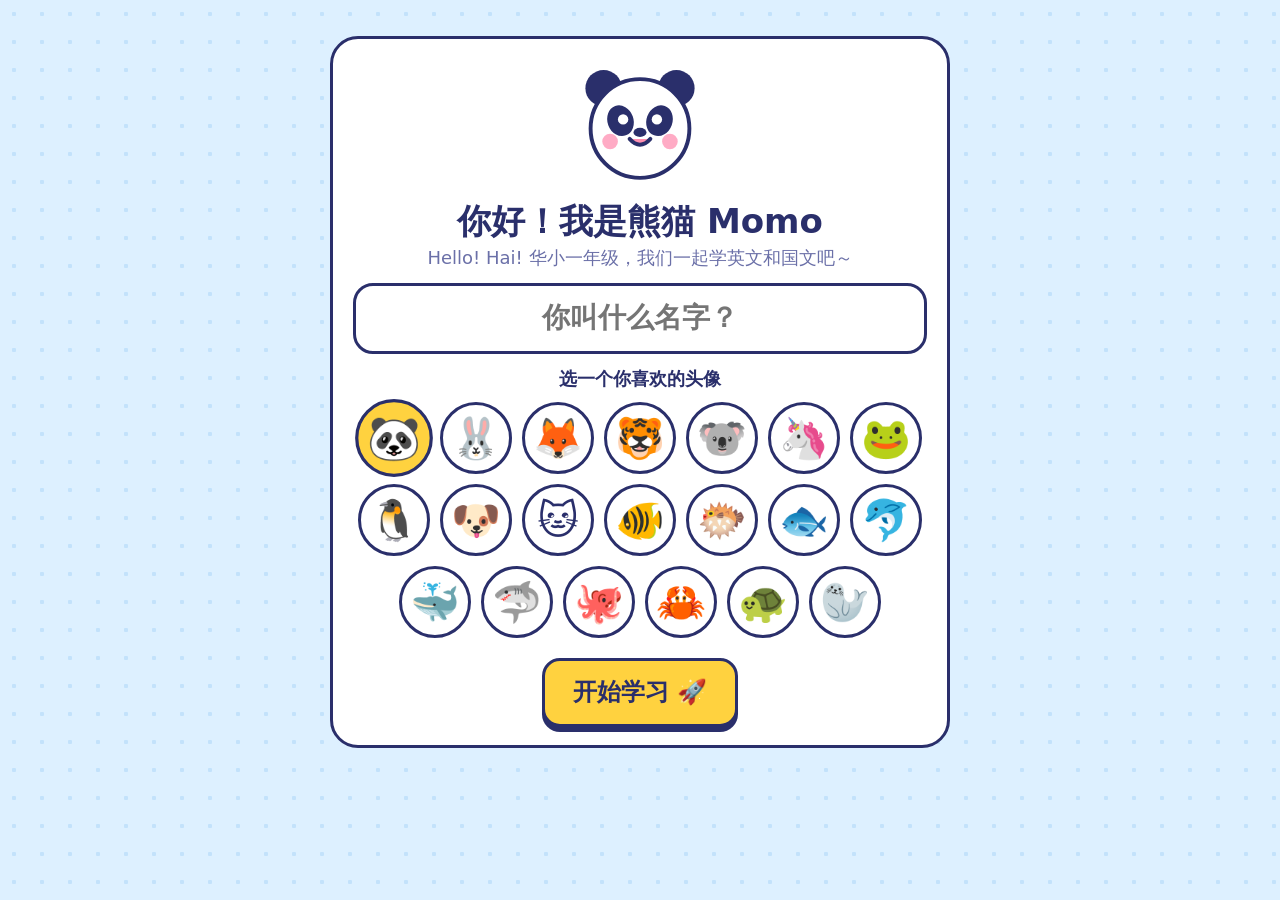
<file: index.html>
<!DOCTYPE html>
<html lang="zh">
<head>
<meta charset="utf-8">
<meta http-equiv="Content-Security-Policy" content="default-src 'self'; script-src 'self' 'unsafe-inline'; style-src 'self' 'unsafe-inline' https://fonts.googleapis.com; font-src 'self' https://fonts.gstatic.com data:; img-src 'self' data: blob:; media-src 'self' data: blob:; connect-src 'self' https:; frame-src 'self'; worker-src 'self'; object-src 'none'; base-uri 'none'; form-action 'none'">
<meta name="viewport" content="width=device-width, initial-scale=1, viewport-fit=cover">
<meta name="apple-mobile-web-app-capable" content="yes">
<link rel="manifest" href="manifest.webmanifest">
<link rel="apple-touch-icon" href="icon-192.png">
<link rel="icon" href="icon-192.png">
<meta name="theme-color" content="#5AB8FF">
<title>Momo 学英文·国文</title>
<link rel="preconnect" href="https://fonts.googleapis.com">
<link rel="preconnect" href="https://fonts.gstatic.com" crossorigin>
<link href="https://fonts.googleapis.com/css2?family=Baloo+2:wght@500;700;800&display=swap" rel="stylesheet">
<link rel="stylesheet" href="css/app.css">
<link rel="stylesheet" href="css/skins.css">
</head>
<body>
<main id="app" aria-live="polite"></main>
<!-- the app: plain scripts, loaded in this order (later files use names from earlier ones) -->
<script src="data/icons.js"></script>
<script src="data/topics.js"></script>
<script src="data/science.js"></script>
<script src="data/chinese.js"></script>
<script src="data/world.js"></script>
<script src="js/core/state.js"></script>
<script src="js/core/cloud.js"></script>
<script src="js/core/sync-config.js"></script>
<script src="js/core/sync.js"></script>
<script src="js/core/sound.js"></script>
<script src="js/core/helpers.js"></script>
<script src="js/core/look.js"></script>
<script src="js/core/timelimit.js"></script>
<script src="js/subjects/math.js"></script>
<script src="js/subjects/science.js"></script>
<script src="js/subjects/chinese.js"></script>
<script src="js/subjects/world.js"></script>
<script src="js/games/questions.js"></script>
<script src="js/games/extras.js"></script>
<script src="js/ui/views.js"></script>
<script src="js/games/story.js"></script>
<script src="js/games/engine.js"></script>
<script src="js/learning/tutor.js"></script>
<script src="js/games/worlds.js"></script>
<script src="js/games/review.js"></script>
<script src="js/games/malware.js"></script>
<script src="js/analytics/analytics.js"></script>
<script src="js/parent/dashboard.js"></script>
<script src="js/parent/pin.js"></script>
<script src="js/games/saycheck.js"></script>
<script src="js/ui/growth.js"></script>
<script src="js/parent/wordlists.js"></script>
<script src="js/core/actions.js"></script>
</body>
</html>
</file>
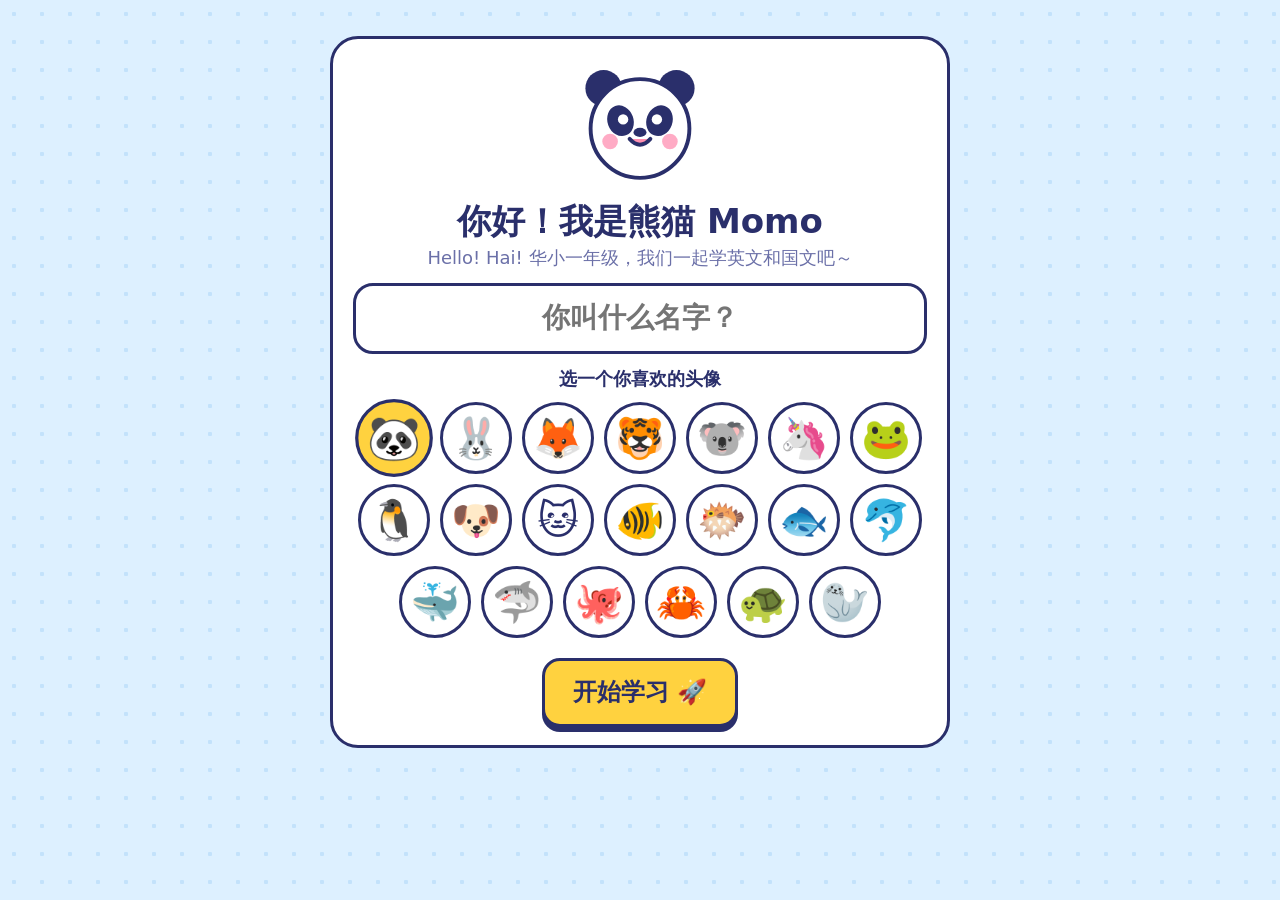
<file: malware/index.html>
<!DOCTYPE html>
<html lang="en">
<head>
<meta charset="UTF-8">
<meta name="viewport" content="width=device-width, initial-scale=1.0">
<title>Firewall 3D — hunt the malware</title>
<link rel="stylesheet" href="css/game.css">
<link rel="stylesheet" href="css/firewall.css">
</head>
<body class="fw">
<!-- momo-ticket: added by kidlearning; keep when re-copying malware-hunter. The game only runs while a ticket bought with bamboo in Momo is valid. -->
<div id="momoTime" style="position:fixed;top:8px;left:50%;transform:translateX(-50%);z-index:99999;padding:6px 14px;border-radius:999px;background:#FFD23F;color:#2A2F6B;font:800 16px/1.2 system-ui,sans-serif;border:3px solid #2A2F6B;pointer-events:none">⏱️</div>
<script>(function(){var K='momo-ticket';function until(){try{var t=JSON.parse(localStorage.getItem(K)||'{}');return t&&t.until||0}catch(e){return 0}}
if(Date.now()>=until()){location.replace('../index.html');return}
function over(){var o=document.createElement('div');o.style.cssText='position:fixed;inset:0;z-index:100000;background:rgba(27,31,69,.92);color:#fff;display:flex;flex-direction:column;align-items:center;justify-content:center;font:800 28px/1.5 system-ui,sans-serif;text-align:center;padding:20px';
 o.innerHTML='<div style="font-size:80px">⏰</div>时间到啦！休息一下眼睛 👀<br><span style="font-size:20px">Time is up — back to Momo</span>';document.body.appendChild(o);
 try{document.querySelectorAll('audio').forEach(function(a){a.pause()});if(window.AudioContext&&window.__momoCtx)window.__momoCtx.close()}catch(e){}
 setTimeout(function(){location.replace('../index.html')},3000)}
function tick(){var ms=until()-Date.now(),el=document.getElementById('momoTime');if(ms<=0){clearInterval(iv);if(el)el.textContent='⏱️ 0:00';over();return}
 var m=Math.floor(ms/60000),s=Math.floor(ms/1000)%60;if(el)el.textContent='⏱️ '+m+':'+(s<10?'0':'')+s}
var iv=setInterval(tick,1000);tick()})();</script>

<header class="topbar">
  <div class="brand">
    <span class="logo">&#9762;</span>
    <div>
      <h1>Firewall 3D</h1>
      <p id="fw-tagline"></p>
    </div>
  </div>
  <div class="topbar-actions">
    <!-- momo-back: added by kidlearning; keep when re-copying malware-hunter -->
    <a id="fw-back" class="btn" href="../index.html"></a>
    <button id="fw-lang" class="btn" title="Language / 语言">中文</button>
    <button id="fw-levels" class="btn"></button>
    <button id="fw-intel" class="btn"></button>
    <button id="fw-timeline-btn" class="btn"></button>
    <button id="fw-sound" class="btn" aria-pressed="true"></button>
    <button id="fw-music" class="btn" aria-pressed="true"></button>
    <button id="fw-style" class="btn"></button>
    <button id="fw-full" class="btn"></button>
    <button id="fw-help" class="btn"></button>
  </div>
</header>

<main class="fw-shell">
  <section id="fw-stage" class="fw-stage">
    <canvas id="fw-screen" width="640" height="480" aria-label="Firewall 3D view"></canvas>

    <div id="fw-card" class="fw-card hidden" aria-live="polite">
      <canvas id="fw-card-art" width="64" height="64"></canvas>
      <div>
        <span id="fw-card-kicker" class="fw-kicker"></span>
        <b id="fw-card-name"></b>
        <p id="fw-card-text"></p>
      </div>
    </div>

    <div id="fw-overlay" class="overlay">
      <div class="overlay-card">
        <h2 id="fw-ov-title"></h2>
        <p id="fw-ov-text"></p>
        <div id="fw-ov-stats" class="ov-stats"></div>
        <div id="fw-ov-extra"></div>
        <div class="overlay-buttons">
          <button id="fw-ov-primary" class="btn btn-primary"></button>
          <button id="fw-ov-secondary" class="btn"></button>
        </div>
      </div>
    </div>

    <p id="fw-rotate" class="fw-rotate"></p>
    <div class="fw-touch" aria-hidden="true">
      <div id="fw-stick" class="fw-stick"><span></span></div>
      <div class="fw-touch-buttons">
        <div class="fw-touch-row">
          <button data-act="pause" title="Pause">&#10074;&#10074;</button>
          <button data-act="map" title="Map">&#9638;</button>
          <button data-act="weapon" title="Weapon">&#8635;</button>
        </div>
        <div class="fw-touch-row">
          <button data-act="use" title="Use">E</button>
          <button data-act="fire" class="fire" title="Fire">&#10038;</button>
        </div>
      </div>
    </div>
  </section>

  <p id="fw-keys" class="fw-keys"></p>
</main>

<dialog id="fw-levels-dialog">
  <h2 id="fw-levels-title"></h2>
  <div id="fw-level-list" class="level-list"></div>
  <form method="dialog"><button class="btn fw-close"></button></form>
</dialog>

<dialog id="fw-intel-dialog">
  <h2 id="fw-intel-title"></h2>
  <p id="fw-intel-sub" class="muted"></p>
  <div id="fw-intel-list" class="legend fw-intel-list"></div>
  <h2 id="fw-timeline-title" class="fw-timeline-title"></h2>
  <p class="muted"><span id="fw-timeline-sub"></span> <b id="fw-timeline-count" class="fw-count"></b></p>
  <ol id="fw-timeline" class="fw-timeline"></ol>
  <p class="fw-source"><a id="fw-source" href="https://en.wikipedia.org/wiki/Timeline_of_computer_viruses_and_worms" target="_blank" rel="noopener"></a></p>
  <form method="dialog"><button class="btn fw-close"></button></form>
</dialog>

<dialog id="fw-help-dialog">
  <h2 id="fw-help-title"></h2>
  <div id="fw-help-body"></div>
  <form method="dialog"><button class="btn fw-close"></button></form>
</dialog>

<dialog id="fw-style-dialog">
  <h2 id="fw-style-title"></h2>
  <p id="fw-style-sub" class="muted"></p>
  <div id="fw-style-list" class="level-list fw-style-list"></div>
  <form method="dialog"><button class="btn fw-close"></button></form>
</dialog>

<dialog id="fw-gm-dialog">
  <form id="fw-gm-form" class="fw-gm-form">
    <h2 id="fw-gm-title"></h2>
    <p id="fw-gm-text" class="muted"></p>
    <input id="fw-gm-pass" type="password" autocomplete="off">
    <p id="fw-gm-error" class="fw-gm-error" role="alert"></p>
    <div class="overlay-buttons">
      <button id="fw-gm-ok" class="btn btn-primary" type="submit"></button>
      <button id="fw-gm-cancel" class="btn" type="button"></button>
    </div>
  </form>
</dialog>

<footer class="foot">
  <p id="fw-foot"></p>
  <p id="fw-disclaimer" class="fw-disclaimer"></p>
  <p><button id="fw-gm" class="fw-gm-link" type="button"></button></p>
</footer>

<script src="js/firewall-levels.js"></script>
<script src="js/firewall-history.js"></script>
<script src="js/firewall-phishing.js"></script>
<!-- momo-variety: added by kidlearning; keep when re-copying malware-hunter -->
<script src="js/momo-variety.js"></script>
<script src="js/firewall.js"></script>
</body>
</html>
</file>
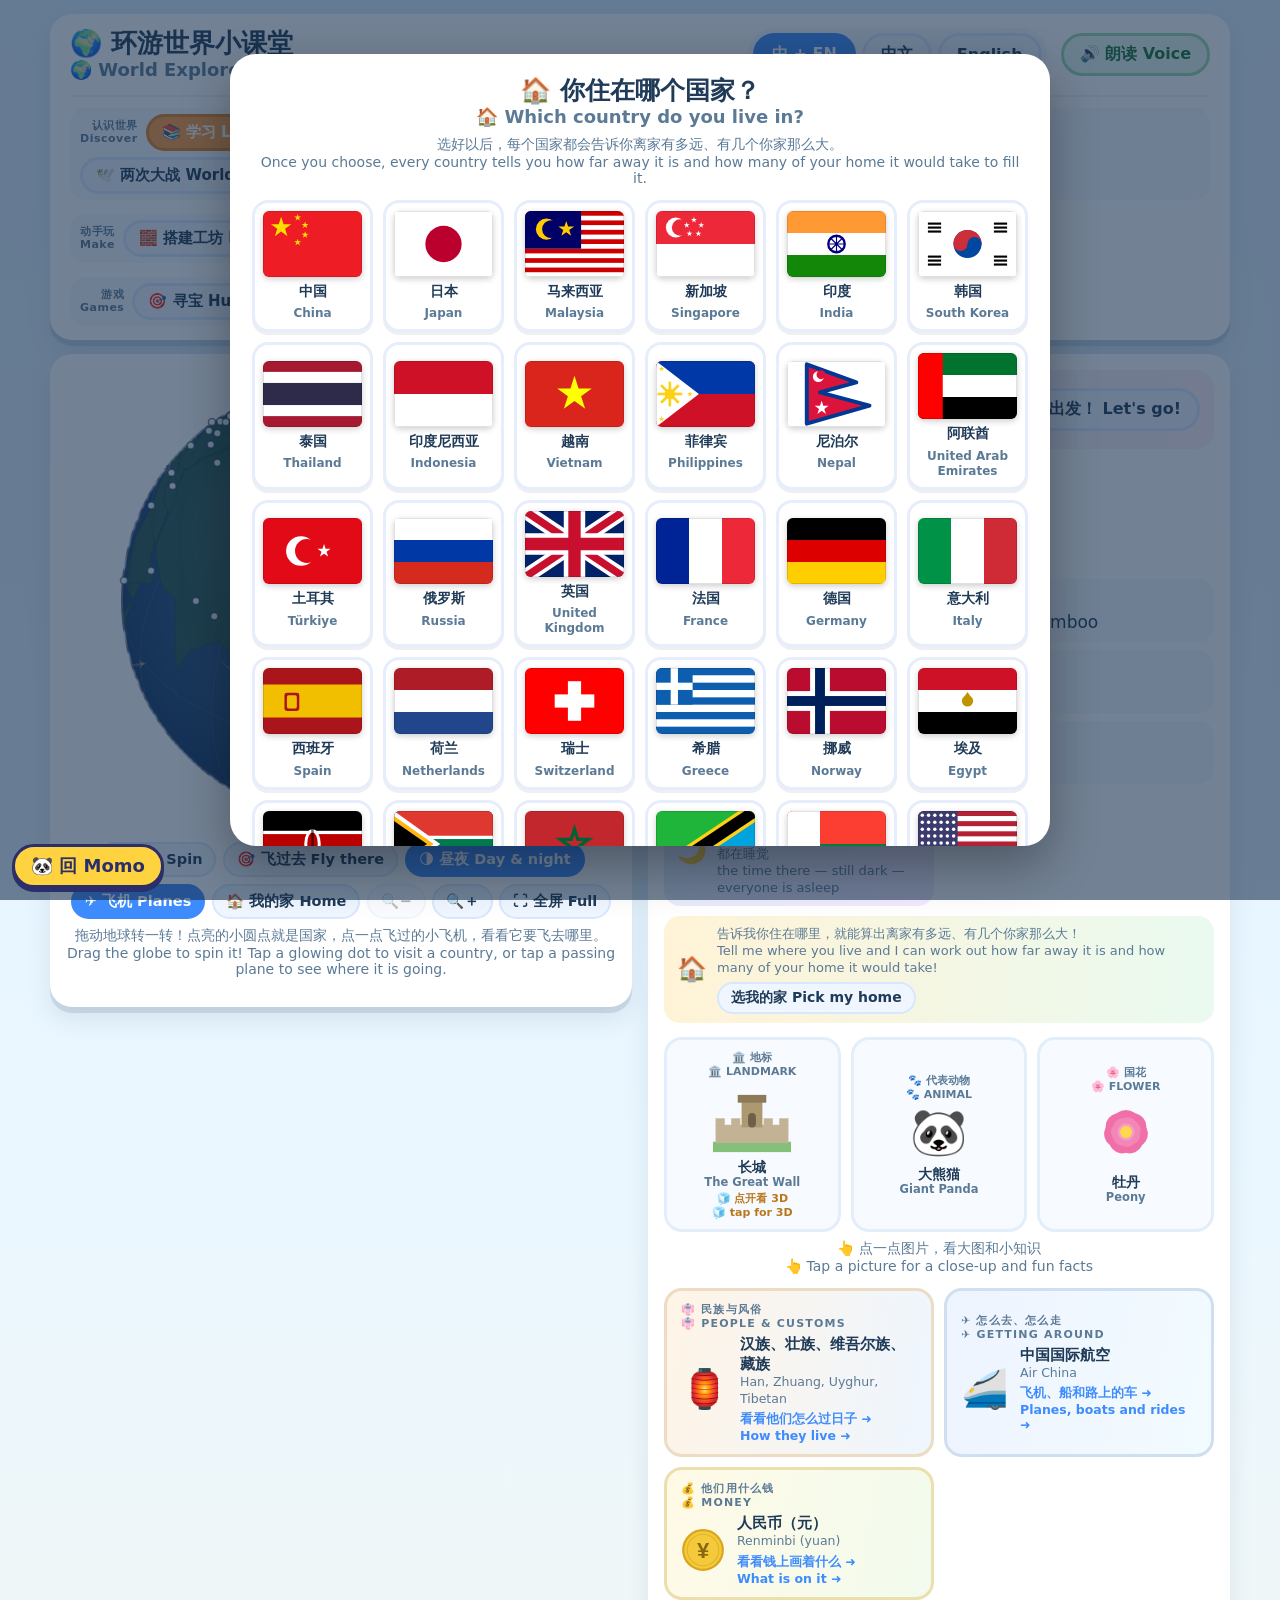
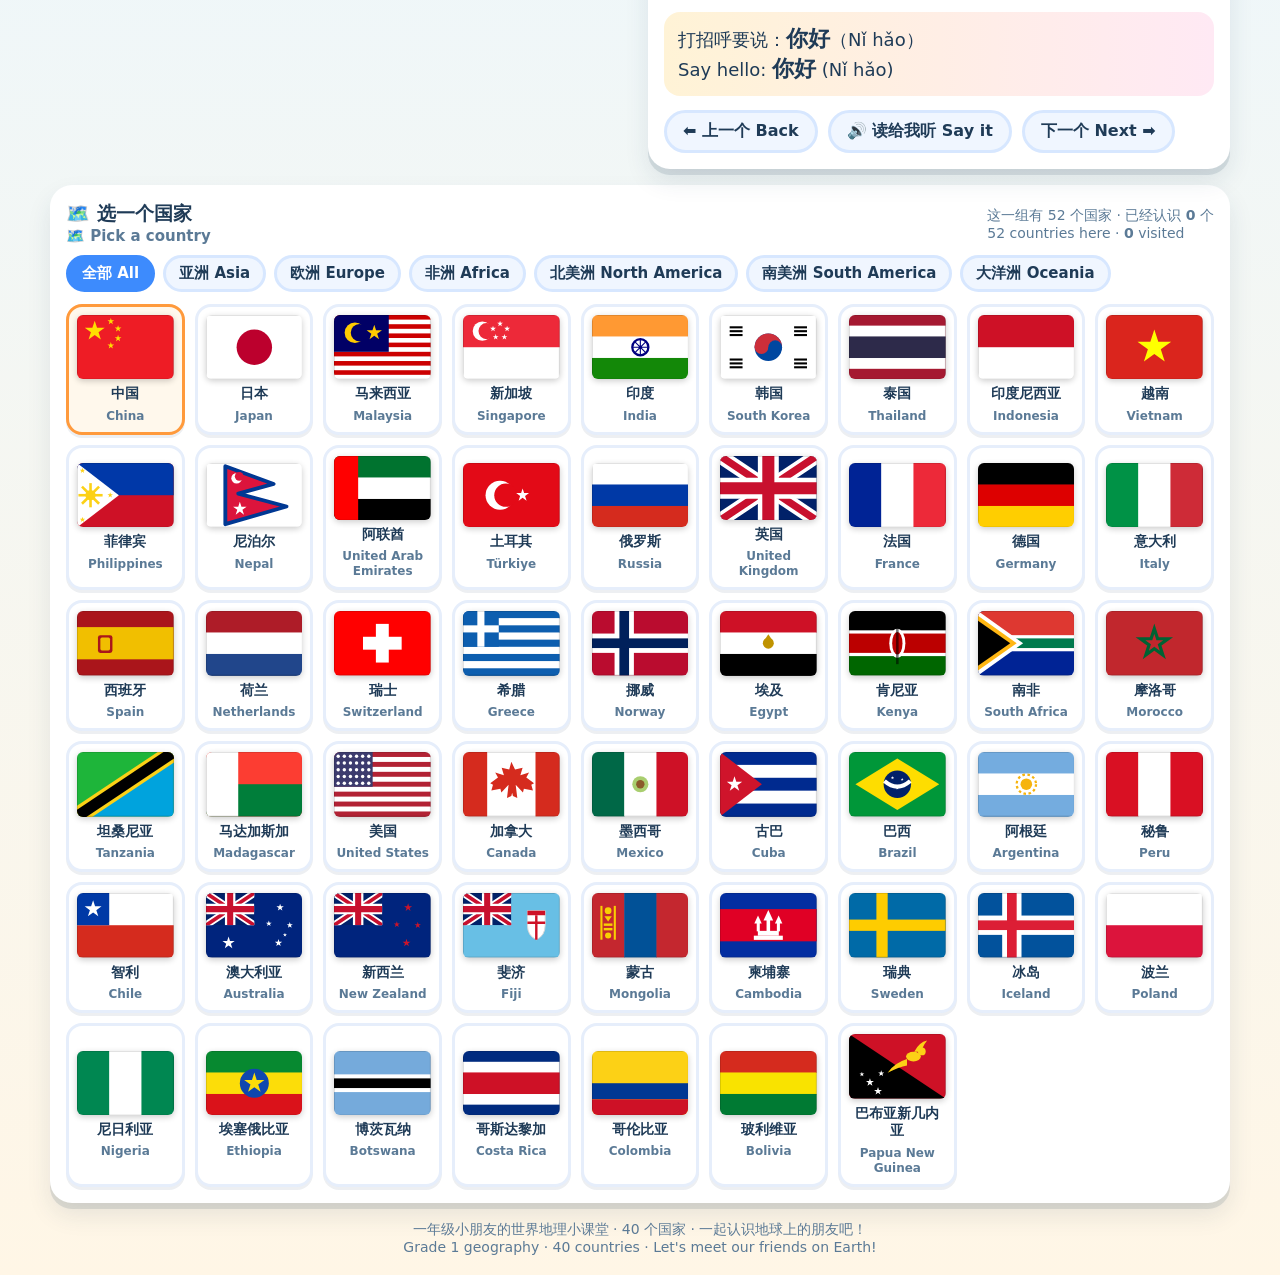
<file: world/index.html>
<!DOCTYPE html>
<html lang="zh-CN">
<head>
<meta charset="UTF-8">
<meta name="viewport" content="width=device-width, initial-scale=1.0">
<title>环游世界 World Explorer</title>
<style>
  :root{
    --sky:#eaf4ff; --card:#ffffff; --ink:#1f3b57; --ink2:#5b7a96;
    --blue:#3d8bfd; --green:#3ec46d; --yellow:#ffc93c; --pink:#ff7eb6; --orange:#ff9a3c;
    --shadow:0 6px 0 rgba(31,59,87,.12), 0 12px 24px rgba(31,59,87,.10);
    --radius:22px;
  }
  *{box-sizing:border-box}
  body{
    margin:0; font-family:"Comic Sans MS","Segoe UI Rounded","PingFang SC","Microsoft YaHei",system-ui,sans-serif;
    color:var(--ink);
    background:linear-gradient(180deg,#dff0ff 0%,#eaf7ff 40%,#fff6e6 100%);
    min-height:100vh; padding:14px;
  }
  /* ---------- language switching ---------- */
  .zh,.en{display:inline}
  body.only-zh .en{display:none}
  body.only-en .zh{display:none}
  body.both .zh+.en:before{content:" "}
  .stack .zh,.stack .en{display:block}

  header{
    max-width:1180px;margin:0 auto 14px;background:var(--card);border-radius:var(--radius);
    box-shadow:var(--shadow); padding:14px 20px; display:flex; align-items:center; gap:14px; flex-wrap:wrap;
  }
  h1{font-size:26px;margin:0;line-height:1.2}
  h1 .en{font-size:18px;color:var(--ink2)}
  .grow{flex:1}
  button{font-family:inherit;cursor:pointer;border:none;background:none;color:inherit}
  .btn{
    background:#f0f6ff;border:3px solid #d7e7ff;border-radius:999px;padding:8px 16px;font-size:16px;font-weight:bold;
    color:var(--ink); transition:transform .12s;
  }
  .btn:hover{transform:translateY(-2px)}
  .btn.on{background:var(--blue);border-color:var(--blue);color:#fff}
  .btn.big{font-size:18px;padding:12px 22px;background:var(--yellow);border-color:#f0b21f}
  .seg{display:flex;gap:6px;background:#f4f8ff;padding:5px;border-radius:999px}
  /* a sound switch, not a fourth language: green when on, so it never reads as one of them */
  #spkBtn.on{background:#e8f8ee;border-color:#9ad9b0;color:#1a7038}

  main{max-width:1180px;margin:0 auto;display:grid;grid-template-columns:minmax(320px,1fr) minmax(320px,1fr);
    gap:16px;align-items:start}
  @media (max-width:880px){main{grid-template-columns:1fr}}
  /* the globe follows you down the card instead of leaving a tall empty panel */
  @media (min-width:881px){ body.m-learn #globeWrap{position:sticky;top:14px} }
  .panel{background:var(--card);border-radius:var(--radius);box-shadow:var(--shadow);padding:16px}

  /* ---------- globe ---------- */
  #globeWrap{position:relative;display:flex;flex-direction:column;align-items:center}
  /* scoped to the globe: as a bare canvas{} rule this also shrank the confetti
     overlay and the roam view to a 460px circle */
  #globe{width:100%;max-width:460px;aspect-ratio:1;touch-action:none;cursor:grab;border-radius:50%}
  #globe:active{cursor:grabbing}
  .hint{font-size:14px;color:var(--ink2);margin-top:8px;text-align:center}
  #journey{display:none;margin-top:10px;background:linear-gradient(90deg,#e6f3ff,#eafaf0);border-radius:16px;
    padding:10px 14px;font-size:16px;text-align:center;line-height:1.35;width:100%;box-sizing:border-box}
  #journey.show{display:block;animation:pop .35s ease-out}
  #journey .veh{font-size:26px;line-height:1.2}
  #journey b{color:#1a6fc4}
  @keyframes pop{0%{transform:scale(.85);opacity:0}100%{transform:scale(1);opacity:1}}
  .globeTools{display:flex;gap:7px;margin-top:12px;flex-wrap:wrap;justify-content:center}
  .globeTools .btn{font-size:14.5px;padding:6px 12px;border-width:2px}
  /* on a phone the row of six buttons wrapped four deep — drop to icons only */
  @media (max-width:620px){
    .globeTools .btn .zh,.globeTools .btn .en{display:none}
    .globeTools .btn{font-size:18px;padding:7px 12px}
  }

  /* ---------- country card ---------- */
  .flagBox{width:132px;height:88px;border-radius:10px;overflow:hidden;box-shadow:0 3px 10px rgba(0,0,0,.25);flex:none}
  .flagBox svg{display:block;width:100%;height:100%}
  .cardTop{display:flex;gap:16px;align-items:center;flex-wrap:wrap}
  .cName{font-size:30px;font-weight:bold;line-height:1.15}
  .cName .en{font-size:20px;color:var(--ink2)}
  .meta{margin-top:6px;font-size:16px;color:var(--ink2)}
  .facts{list-style:none;padding:0;margin:14px 0 0}
  .facts li{background:#f5faff;border-radius:16px;padding:10px 14px;margin-bottom:8px;font-size:17px;display:flex;gap:10px;align-items:flex-start}
  .facts li .emo{font-size:22px}
  .hello{margin-top:12px;background:linear-gradient(90deg,#fff3d6,#ffe9f4);border-radius:16px;padding:12px 14px;font-size:18px}
  .hello b{font-size:22px}
  .navRow{display:flex;gap:10px;margin-top:14px;align-items:center;flex-wrap:wrap}
  .trio{display:grid;grid-template-columns:repeat(3,1fr);gap:10px;margin-top:14px}
  .trio button{background:#f7fbff;border:3px solid #e3eefb;border-radius:18px;padding:10px 6px;transition:transform .12s}
  .trio button:hover{transform:translateY(-3px);border-color:var(--blue)}
  .trio .pic{width:100%;max-width:78px;margin:0 auto;display:block}
  .trio .emo{font-size:46px;line-height:1.35;text-align:center}
  .trio .lbl{font-size:11px;color:var(--ink2);font-weight:bold;text-align:center}
  .trio .nm{font-size:14px;font-weight:bold;line-height:1.2;margin-top:3px;text-align:center}
  .trio .nm .en{font-size:11.5px;color:var(--ink2)}
  .duo{display:grid;grid-template-columns:repeat(auto-fit,minmax(186px,1fr));gap:10px;margin-top:12px}
  .people.trav{background:linear-gradient(100deg,#eef4ff,#f2fbff);border-color:#cfdff0}
  .people{display:block;width:100%;text-align:left;background:linear-gradient(100deg,#fff4e6,#eef6ff);
    border:3px solid #ecdcc4;border-radius:18px;padding:11px 14px;transition:transform .12s}
  .people.money{background:linear-gradient(100deg,#fffae6,#f2fbee);border-color:#ecdfae}
  .people.money .ico,.people.money svg.pic{width:44px;height:44px;flex:none}
  .people:hover{transform:translateY(-2px);border-color:var(--blue)}
  .people .lbl{font-size:11px;font-weight:bold;color:var(--ink2);letter-spacing:1.2px}
  .people .row{display:flex;align-items:center;gap:12px;margin-top:5px}
  .people .ico{font-size:38px;line-height:1;flex:none}
  .people .grp{font-size:15px;font-weight:bold;line-height:1.3}
  .people .grp .en{font-size:12.5px;color:var(--ink2);font-weight:normal}
  .people .more{font-size:12.5px;color:var(--blue);font-weight:bold;margin-top:4px}

  /* ---------- picker ---------- */
  .picker{max-width:1180px;margin:16px auto 0}
  .pkHead{display:flex;align-items:baseline;gap:10px;flex-wrap:wrap;margin-bottom:10px}
  .pkHead .t{font-size:19px;font-weight:bold}
  .pkHead .t .en{font-size:15px;color:var(--ink2)}
  .pkHead .n{font-size:14px;color:var(--ink2)}
  .tabs{display:flex;gap:8px;flex-wrap:wrap;margin-bottom:12px}
  .tabs .btn{font-size:15px;padding:6px 13px}
  /* one swipeable row beats three wrapped rows on a phone */
  @media (max-width:620px){
    .tabs{flex-wrap:nowrap;overflow-x:auto;-webkit-overflow-scrolling:touch;
      padding-bottom:4px;scrollbar-width:none}
    .tabs::-webkit-scrollbar{display:none}
    .tabs .btn{flex:none}
  }
  .grid{display:grid;grid-template-columns:repeat(auto-fill,minmax(112px,1fr));gap:10px}
  @media (max-width:620px){
    .grid{grid-template-columns:repeat(auto-fill,minmax(92px,1fr));gap:8px}
    .cbtn span{font-size:12.5px}
    .cbtn .en{font-size:11px}
  }
  .cbtn{background:#fff;border:3px solid #e6eefb;border-radius:16px;padding:8px;text-align:center;box-shadow:0 3px 0 rgba(31,59,87,.08);transition:transform .12s}
  .cbtn:hover{transform:translateY(-3px);border-color:var(--blue)}
  .cbtn.on{border-color:var(--orange);background:#fff8ec}
  .cbtn svg{width:100%;height:auto;aspect-ratio:3/2;border-radius:6px;display:block;box-shadow:0 2px 6px rgba(0,0,0,.2)}
  .cbtn span{display:block;font-size:14px;font-weight:bold;margin-top:6px;line-height:1.25}
  .cbtn .en{font-size:12px;color:var(--ink2)}

  /* ---------- modes ---------- */
  #stage,#picker,#quiz,#animal,#passport,#build,#roam{display:none}
  body.m-learn #stage,body.m-hunt #stage,body.m-civ #stage,body.m-won #stage,
  body.m-place #stage,body.m-war #stage,body.m-hist #stage{display:grid}
  body.m-learn #picker{display:block}
  body.m-build #build{display:block}
  body.m-roam #roam{display:block}
  body.m-quiz #quiz{display:block}
  body.m-animal #animal{display:block}
  body.m-passport #passport{display:block}
  #card,#huntPanel,#civPanel,#wonPanel,#placePanel,#warPanel,#histPanel{display:none}
  body.m-learn #card{display:block}
  body.m-hunt #huntPanel{display:block}
  body.m-civ #civPanel{display:block}
  body.m-won #wonPanel{display:block}
  body.m-place #placePanel{display:block}
  body.m-war #warPanel{display:block}
  body.m-hist #histPanel{display:block}
  body.m-hunt #findBtn,body.m-civ #findBtn,body.m-civ #homeBtn,
  body.m-won #findBtn,body.m-won #homeBtn,
  body.m-place #findBtn,body.m-place #homeBtn,
  body.m-war #findBtn,body.m-war #homeBtn,
  body.m-war #dnBtn,body.m-war #planeBtn,
  body.m-hist #findBtn,body.m-hist #homeBtn,body.m-hist #dnBtn,body.m-hist #planeBtn{display:none}
  #histHint{display:none}
  body.m-civ #globeHint,body.m-won #globeHint,body.m-place #globeHint,
  body.m-war #globeHint,body.m-hist #globeHint{display:none}
  body.m-civ #histHint,body.m-won #histHint,body.m-place #histHint,
  body.m-war #histHint,body.m-hist #histHint{display:block}

  /* ---------- ancient civilisations & the eight wonders ---------- */
  .civIntro,.wonIntro{background:linear-gradient(90deg,#fff3d6,#eaf7ff);border-radius:16px;padding:10px 14px;
    font-size:15px;line-height:1.4;display:flex;gap:9px;align-items:flex-start}
  .civIntro .emo,.wonIntro .emo{font-size:22px;flex:none}
  .civSel,.wonSel{display:flex;gap:8px;flex-wrap:wrap;margin:12px 0}
  .civSel .btn{font-size:15px;padding:7px 13px}
  .wonSel .btn{font-size:13.5px;padding:6px 11px}
  .civSel .btn.on,.wonSel .btn.on{background:var(--yellow);border-color:#e0a93c;color:#5a3c0c}
  .wonSel .btn.gone{opacity:.72}
  .civTop,.wonTop{display:flex;gap:14px;align-items:center;flex-wrap:wrap}
  .civArt,.wonArt{width:118px;height:118px;flex:none;background:#fbfaf5;border-radius:16px;border:3px solid #efe6d2}
  .civMeta,.wonMeta{font-size:15px;color:var(--ink2);margin-top:5px;line-height:1.35}
  .civMeta b,.wonMeta b{color:#1a6fc4}
  .civNow,.wonNow{margin-top:12px;background:#f2f8ff;border-radius:16px;padding:10px 14px;font-size:15px;
    display:flex;gap:10px;align-items:center;flex-wrap:wrap}
  .civNow svg,.wonNow svg{width:46px;height:31px;border-radius:4px;box-shadow:0 2px 6px rgba(0,0,0,.2);flex:none}
  .wonBadge{display:inline-block;border-radius:999px;padding:5px 15px;font-size:15px;font-weight:bold;margin-top:8px}
  .wonBadge.here{background:#e7f8ec;color:#1a7038;border:2px solid #9ad9b0}
  .wonBadge.gone{background:#f1eff7;color:#645b7c;border:2px solid #cfc9de}
  .wonFate{margin-top:12px;background:#fff5ef;border-radius:16px;padding:10px 14px;font-size:15px;
    line-height:1.4;display:flex;gap:9px;align-items:flex-start}
  .wonFate .emo{font-size:22px;flex:none}

  /* ---------- world history ---------- */
  .hIntro{background:linear-gradient(90deg,#f3ecff,#eaf7ff);border-radius:16px;padding:11px 15px;
    font-size:15px;line-height:1.45;display:flex;gap:10px;align-items:flex-start}
  .hIntro .emo{font-size:23px;flex:none}
  .hTop{display:flex;gap:10px;align-items:center;flex-wrap:wrap;margin:14px 0 6px}
  .hYear{font-size:30px;font-weight:bold;font-variant-numeric:tabular-nums;line-height:1.1;min-width:120px}
  .hYear small{display:block;font-size:12.5px;font-weight:normal;color:var(--ink2)}
  .hEraNow{font-size:15px;font-weight:bold;border-radius:999px;padding:5px 14px;color:#fff}
  /* the ribbon: one block per era, so the stone age does not squash everything else */
  .hRail{position:relative;height:56px;margin:6px 0 2px;border-radius:12px;overflow:hidden;background:#eef3fa}
  .hEra{position:absolute;top:0;bottom:0;opacity:.28;transition:left .8s ease,width .8s ease}
  .hEra.on{opacity:.6}
  .hEra span{position:absolute;left:5px;top:4px;font-size:15px}
  /* 37 stops on a narrow rail: plain dots read, emoji would just collide */
  .hDot{position:absolute;top:34px;transform:translate(-50%,-50%);width:11px;height:11px;padding:0;
    font-size:0;border-radius:50%;border:2px solid rgba(255,255,255,.95);
    background:#b9c6d4;box-shadow:0 1px 2px rgba(20,40,60,.3);transition:left .8s ease,transform .2s}
  .hDot.done{background:#f0b21f}
  .hDot.on{transform:translate(-50%,-50%) scale(2.1);border-color:#2c4560;background:var(--yellow);z-index:3}
  .hEraHead{grid-column:1/-1;font-size:13px;font-weight:bold;color:var(--ink2);
    margin:6px 0 0;padding-left:2px}
  .hScaleRow{display:flex;gap:10px;align-items:center;flex-wrap:wrap;font-size:13px;color:var(--ink2)}
  .hEvent{margin-top:12px;background:#fff;border:3px solid #e6edf6;border-radius:17px;padding:12px 15px;
    display:flex;gap:12px;align-items:flex-start;min-height:104px}
  .hEvent.pop{animation:wEv .45s ease-out}
  .hEvent .emo{font-size:34px;flex:none;line-height:1.1}
  .hEvent .dt{font-size:14px;font-weight:bold;color:#8a5a2b}
  .hEvent .pl{font-size:13.5px;color:var(--ink2)}
  .hEvent .tx{font-size:15.5px;line-height:1.45;margin-top:4px}
  .hEvent .btn{margin-top:8px;font-size:14px;padding:5px 13px;border-width:2px}
  .hList{display:grid;grid-template-columns:repeat(auto-fill,minmax(196px,1fr));gap:8px;margin-top:12px}
  .hItem{display:flex;gap:8px;align-items:center;background:#f7fafe;border:2px solid #eaf0f8;
    border-radius:13px;padding:7px 10px;font-size:13.5px;line-height:1.25;text-align:left}
  .hItem.on{border-color:var(--orange);background:#fff8ec}
  .hItem .e{font-size:20px;flex:none}
  .hItem b{display:block;font-size:12px;color:var(--ink2);font-weight:bold}
  .hEraCard{border-radius:16px;padding:10px 14px;font-size:15px;line-height:1.4;margin-top:12px;color:#25405c}

  /* ---------- the two world wars ---------- */
  .warIntro{background:linear-gradient(90deg,#eef2f8,#f8f1ea);border-radius:16px;padding:11px 15px;
    font-size:15px;line-height:1.45;display:flex;gap:10px;align-items:flex-start}
  .warIntro .emo{font-size:23px;flex:none}
  .warSel{display:flex;gap:9px;flex-wrap:wrap;margin:12px 0}
  .warSel .btn{font-size:15px;padding:8px 15px}
  .warSel .btn.on{background:#3f5d80;border-color:#2c4560;color:#fff}
  .wHead{display:flex;gap:12px;align-items:baseline;flex-wrap:wrap;margin-top:4px}
  .wHead .nm{font-size:24px;font-weight:bold;line-height:1.15}
  .wHead .nm .en{font-size:16px;color:var(--ink2);display:block}
  .wHead .yrs{font-size:19px;font-weight:bold;color:#8a5a2b;background:#fff3d6;
    border-radius:999px;padding:4px 14px}
  .wStats{display:flex;gap:10px;flex-wrap:wrap;margin:12px 0}
  .wStat{flex:1 1 150px;background:#f4f7fb;border-radius:15px;padding:10px 14px}
  .wStat .n{font-size:23px;font-weight:bold;color:#2c4560;font-variant-numeric:tabular-nums}
  .wStat .lb{font-size:13.5px;color:var(--ink2);line-height:1.3}
  .wStat.grim{background:#f7f0f0}
  .wStat.grim .n{color:#8d3b3b}
  .wWhy{background:#fff8f2;border-radius:16px;padding:11px 15px;font-size:15px;line-height:1.45}

  /* timeline player */
  .wPlay{margin:14px 0;background:#f7fbff;border-radius:18px;padding:12px 14px 8px}
  .wPlayTop{display:flex;gap:12px;align-items:center;flex-wrap:wrap}
  .wYear{font-size:38px;font-weight:bold;color:#2c4560;font-variant-numeric:tabular-nums;
    letter-spacing:1px;min-width:112px}
  .wRail{position:relative;height:34px;margin:10px 2px 0;flex:1 1 220px}
  .wRail .bar{position:absolute;left:0;right:0;top:15px;height:5px;border-radius:3px;background:#dbe6f2}
  .wRail .fill{position:absolute;left:0;top:15px;height:5px;border-radius:3px;
    background:linear-gradient(90deg,#ff9d6e,#4aa3ff)}
  .wRail .tk{position:absolute;top:6px;transform:translateX(-50%);width:23px;height:23px;
    border-radius:50%;border:2px solid #c6d6e6;background:#fff;padding:0;font-size:12px;line-height:1}
  .wRail .tk.done{border-color:#7fa8d4}
  .wRail .tk.on{border-color:#2c4560;background:var(--yellow);transform:translateX(-50%) scale(1.35);
    box-shadow:0 0 0 6px rgba(255,213,74,.28)}
  .wEvent{margin-top:12px;background:#fff;border:3px solid #e6edf6;border-radius:17px;padding:12px 15px;
    display:flex;gap:12px;align-items:flex-start;min-height:96px}
  .wEvent.pop{animation:wEv .45s ease-out}
  @keyframes wEv{from{opacity:0;transform:translateY(14px) scale(.96)}to{opacity:1;transform:none}}
  .wEvent .emo{font-size:34px;flex:none;line-height:1.1}
  .wEvent .dt{font-size:14px;font-weight:bold;color:#8a5a2b}
  .wEvent .pl{font-size:13.5px;color:var(--ink2)}
  .wEvent .tx{font-size:15.5px;line-height:1.45;margin-top:4px}

  /* who was on which side */
  .wLeg{display:flex;gap:14px;flex-wrap:wrap;align-items:center;font-size:14px;margin:14px 0 6px}
  .wLeg span{display:inline-flex;align-items:center;gap:6px}
  .wLeg i{width:14px;height:14px;border-radius:50%;display:inline-block}
  .wFlags{display:flex;gap:7px;flex-wrap:wrap}
  .wFlags button{padding:3px;border:2px solid transparent;border-radius:8px;background:none;
    opacity:.28;filter:grayscale(1);transition:opacity .5s,filter .5s,transform .3s,border-color .3s;
    position:relative;line-height:0}
  .wFlags button svg{width:38px;height:25.3px;border-radius:3px;box-shadow:0 1px 4px rgba(0,0,0,.25)}
  .wFlags button.lit{opacity:1;filter:none}
  .wFlags button.lit.a{border-color:#4aa3ff} .wFlags button.lit.b{border-color:#ff8a5c}
  .wFlags button.lit.n{border-color:#c7cfd8}
  .wFlags button.just{animation:wJoin .8s ease-out}
  @keyframes wJoin{0%{transform:scale(.6)}45%{transform:scale(1.28)}100%{transform:scale(1)}}
  .wNote{font-size:13.5px;color:var(--ink2);margin-top:8px;line-height:1.4}

  /* the alliance dominoes */
  .domRow{display:flex;gap:14px;flex-wrap:wrap;align-items:flex-end;justify-content:center;
    min-height:104px;margin-top:8px}
  .domino{width:62px;background:#fff;border:3px solid #dfe8f3;border-radius:11px;padding:6px 2px 4px;
    text-align:center;transform-origin:bottom left;box-shadow:0 3px 0 rgba(31,59,87,.12)}
  .domino svg{width:34px;height:22.6px;border-radius:2px}
  .domino .e{font-size:24px;line-height:1.1}
  .domino b{display:block;font-size:11px;font-weight:bold;line-height:1.15;margin-top:2px}
  .domRow.go .domino{animation:topple .5s ease-in forwards}
  @keyframes topple{to{transform:rotate(74deg)}}

  /* remembrance */
  .wRem{margin-top:14px;border-radius:18px;padding:12px 15px;font-size:15px;line-height:1.45;
    display:flex;gap:12px;align-items:flex-start;background:#fdf1f1}
  .wRem.dove{background:#eef6fb}
  .wRem .emo{font-size:26px;flex:none}
  .poppies{display:flex;gap:2px;flex-wrap:wrap;justify-content:center;margin:10px 0 2px}
  .poppies svg{width:34px;height:40px;transform-origin:bottom center;animation:bloom .7s ease-out backwards}
  @keyframes bloom{from{transform:scale(.1) translateY(14px);opacity:0}to{transform:none;opacity:1}}
  .candles{display:flex;gap:16px;justify-content:center;margin:8px 0 2px}
  .candle{width:16px;height:44px;border-radius:5px;background:linear-gradient(180deg,#fff,#e8dfd2);
    position:relative;box-shadow:0 2px 0 rgba(31,59,87,.14)}
  .candle:before{content:'';position:absolute;left:50%;top:-15px;width:11px;height:16px;margin-left:-5.5px;
    border-radius:50% 50% 45% 45%;background:radial-gradient(circle at 50% 70%,#fff3b0,#ffa726 60%,#ff7043);
    animation:flick 1.1s ease-in-out infinite alternate}
  @keyframes flick{from{transform:scale(1) translateY(0);opacity:.9}
                   to{transform:scale(1.12,1.2) translateY(-2px);opacity:1}}
  .unRing{position:relative;width:236px;height:236px;margin:6px auto 0}
  .unRing .globe{position:absolute;left:50%;top:50%;transform:translate(-50%,-50%);font-size:52px}
  .unRing svg{position:absolute;width:34px;height:22.6px;border-radius:3px;margin:-11px 0 0 -17px;
    box-shadow:0 2px 6px rgba(0,0,0,.25);animation:unIn .9s ease-out backwards}
  /* --cx / --cy point back to the middle, so every flag flies out of the globe */
  @keyframes unIn{from{opacity:0;transform:translate(var(--cx),var(--cy)) scale(.2)}
                  to{opacity:1;transform:none}}
  .peaceList{display:grid;grid-template-columns:repeat(auto-fit,minmax(210px,1fr));gap:9px;margin-top:10px}
  .peaceItem{background:#f1f9f3;border-radius:14px;padding:9px 13px;font-size:14.5px;line-height:1.35;
    display:flex;gap:9px;align-items:flex-start}
  .peaceItem .emo{font-size:20px;flex:none}
  #doves{position:fixed;inset:0;pointer-events:none;z-index:60;overflow:hidden;display:none}
  #doves.on{display:block}
  #doves span{position:absolute;font-size:34px;animation:dove linear forwards}
  #doves span i{display:inline-block;font-style:normal;animation:flap .26s ease-in-out infinite alternate}
  @keyframes dove{from{transform:translate(0,0) rotate(-8deg)}
                  to{transform:translate(var(--dx),-115vh) rotate(6deg)}}
  @keyframes flap{from{transform:scaleY(.7) scaleX(1.04)}to{transform:scaleY(1.08) scaleX(.96)}}

  /* ---------- build workshop ---------- */
  .bMsg{background:#f2f8ff;border-radius:16px;padding:10px 14px;font-size:15px;line-height:1.4;margin-bottom:12px}
  .bMsg.good{background:#eefbf2}
  .bWrap{display:grid;grid-template-columns:minmax(230px,1fr) minmax(280px,1.05fr);gap:16px;align-items:start}
  @media (max-width:780px){.bWrap{grid-template-columns:1fr}}
  .bLeft{background:#f7fbff;border-radius:18px;padding:6px 6px 2px}
  .bBar{display:flex;align-items:center;justify-content:center;gap:10px;margin-bottom:10px}
  .bBar .lv{font-size:16px;font-weight:bold;min-width:132px;text-align:center;line-height:1.25}
  .bBar .lv .en{font-size:13px;color:var(--ink2)}
  .bGrid{display:grid;gap:3px;max-width:330px;margin:0 auto}
  .bCell{aspect-ratio:1;border:2px solid #dfe8f3;border-radius:6px;background:#fbfdff;padding:0;
    transition:transform .08s}
  .bCell:hover{transform:scale(1.08)}
  .bCell.want{border-style:dashed;border-color:#c2a86a}
  .bCell.on{border-color:rgba(20,40,60,.28);box-shadow:inset 0 -4px 0 rgba(0,0,0,.16)}
  .bPal{display:flex;gap:7px;flex-wrap:wrap;justify-content:center;margin-top:14px}
  .bPal button{width:38px;height:38px;border-radius:11px;border:3px solid #dfe8f3;
    box-shadow:0 3px 0 rgba(31,59,87,.12);transition:transform .1s}
  .bPal button.on{border-color:var(--ink);transform:translateY(-4px)}
  .bTools{display:flex;gap:8px;justify-content:center;flex-wrap:wrap;margin-top:14px}

  /* ---------- roam ---------- */
  .roamWrap{position:relative;max-width:820px;margin:0 auto;touch-action:none}
  #roamCv{width:100%;display:block;border-radius:18px;background:#bfe4f7;cursor:grab;
    box-shadow:inset 0 0 0 3px rgba(255,255,255,.6)}
  #roamCv:active{cursor:grabbing}
  .roamPad{position:absolute;left:14px;bottom:14px;display:flex;align-items:center;gap:8px}
  .roamPad .col{display:flex;flex-direction:column;gap:8px}
  .roamPad button{width:52px;height:44px;border-radius:13px;background:rgba(255,255,255,.82);
    border:3px solid rgba(31,59,87,.18);font-size:19px;color:var(--ink);font-weight:bold;
    box-shadow:0 3px 0 rgba(31,59,87,.18)}
  .roamPad button.on{background:var(--yellow);transform:translateY(2px)}
  .roamCard{position:absolute;left:50%;top:14px;transform:translateX(-50%) translateY(-14px);
    background:rgba(255,255,255,.95);border-radius:16px;padding:10px 16px;max-width:74%;
    display:none;gap:10px;align-items:flex-start;font-size:15px;line-height:1.35;
    box-shadow:0 8px 22px rgba(0,0,0,.2)}
  .roamCard.show{display:flex;animation:pop .3s ease-out}
  .roamCard .emo{font-size:22px;flex:none}
  .roamTip{text-align:center;font-size:13.5px;color:var(--ink2);margin-top:8px}
  #roamHud .rFind{font-size:16px;font-weight:bold;background:#fff7e6;border-radius:999px;padding:5px 14px}
  .roamZoom{position:absolute;right:14px;bottom:14px;display:flex;flex-direction:column;gap:8px}
  .roamZoom .btn{background:rgba(255,255,255,.82);border-color:rgba(31,59,87,.18);padding:6px 12px;font-size:15px}

  /* ---------- creative mode ---------- */
  .cTop{position:absolute;left:14px;top:14px;display:flex;flex-direction:column;gap:8px;max-width:46%}
  .cTop .btn{background:rgba(255,255,255,.86);border-color:rgba(31,59,87,.18);padding:6px 12px;font-size:15px}
  .cTop .btn.on{background:var(--yellow);border-color:#e0a93c;color:#5a3c0c}
  .cPal{display:none;gap:6px;flex-wrap:wrap;background:rgba(255,255,255,.62);
    border-radius:13px;padding:7px}
  .cPal button{width:32px;height:32px;border-radius:9px;border:3px solid rgba(255,255,255,.9);
    box-shadow:0 3px 0 rgba(31,59,87,.16);transition:transform .1s}
  .cPal button.on{border-color:var(--ink);transform:translateY(-3px)}
  .cAct{position:absolute;right:14px;top:14px;display:none;flex-direction:column;gap:8px}
  .cAct .btn{background:rgba(255,255,255,.86);border-color:rgba(31,59,87,.18);
    padding:7px 13px;font-size:16px;text-align:left}
  .roamWrap.creative .cPal,.roamWrap.creative .cAct{display:flex}

  /* ---------- zoom & full screen ---------- */
  .bpBtn svg{width:23px;height:15.3px;border-radius:2px;vertical-align:-2px;margin-right:6px;
    box-shadow:0 1px 3px rgba(0,0,0,.28)}
  .zoomGrp{display:inline-flex;gap:6px}
  .zoomGrp .btn[disabled]{opacity:.4}
  body.fs-globe #globeWrap{background:linear-gradient(180deg,#dff0ff,#eaf7ff);justify-content:center;height:100vh}
  body.fs-globe #globe{max-width:min(94vw,84vh)}
  body.fs-globe #journey,body.fs-globe #globeWrap .hint{display:none}
  body.fs-roam .roamWrap{max-width:none;width:100vw;height:100vh;background:#0d1b2a;
    display:flex;align-items:center;justify-content:center}
  body.fs-roam #roamCv{border-radius:0;box-shadow:none}
  body.fs-roam .roamTip{display:none}
  body.fs-roam .roamPad{left:22px;bottom:22px}
  body.fs-roam .roamZoom{right:22px;bottom:22px}
  body.fs-roam .cTop{left:22px;top:22px}
  body.fs-roam .cAct{right:22px;top:22px}

  /* ---------- CSS 3D models ---------- */
  .m3d{position:relative;width:100%;max-width:260px;height:252px;margin:4px auto 10px;
    perspective:640px;touch-action:none;cursor:grab;user-select:none;-webkit-user-select:none}
  .m3d:active{cursor:grabbing}
  .m3d.sm{max-width:172px;height:196px;margin:0}
  /* the scene stops short of the bottom so the "drag me" tip never sits on the model */
  .m3dScene{position:absolute;left:0;top:0;right:0;bottom:30px;transform-style:preserve-3d}
  /* the idle spin is a CSS animation, so the compositor runs it instead of the main thread */
  .m3dSpin{position:absolute;left:0;top:0;width:100%;height:100%;transform-style:preserve-3d;
    animation:m3dspin 26s linear infinite}
  @keyframes m3dspin{from{transform:rotateY(0deg)}to{transform:rotateY(360deg)}}
  @media (prefers-reduced-motion:reduce){.m3dSpin{animation:none}}
  .m3dScene .f3{position:absolute;left:50%;top:50%;display:block}
  .m3dScene .tilt{position:absolute;left:0;top:0;width:100%;height:100%;transform-style:preserve-3d}
  .m3dTip{position:absolute;left:0;right:0;bottom:0;text-align:center;font-size:12.5px;color:var(--ink2)}
  .m3d.sm .m3dTip{font-size:11px}
  .trio button .d3{display:block;font-size:11px;font-weight:bold;color:#b9761a;margin-top:2px}
  .civTime{margin-top:16px;padding:6px 10px 4px}
  .civTime .lab{font-size:13px;color:var(--ink2);text-align:center;margin-bottom:20px}
  .civTime .rail{position:relative;height:6px;border-radius:999px;
    background:linear-gradient(90deg,#e0a93c,#ffd54a,#8ed0f0)}
  .civTime .tk{position:absolute;top:-7px;transform:translateX(-50%);cursor:pointer}
  .civTime .tk i{display:block;width:20px;height:20px;border-radius:50%;background:#fff;border:4px solid #e0a93c}
  .civTime .tk.on i{background:#ffd54a;border-color:#b9761a;transform:scale(1.18)}
  .civTime .tk .en{display:none}
  body.only-en .civTime .tk .en{display:inline}
  body.only-en .civTime .tk .zh{display:none}
  .civTime .tk span{position:absolute;top:24px;left:50%;transform:translateX(-50%);white-space:nowrap;
    font-size:11.5px;font-weight:bold;color:var(--ink2);text-align:center;line-height:1.2}
  .civTime .tk.on span{color:#b9761a}
  .civTime .ends{display:flex;justify-content:space-between;font-size:12px;color:var(--ink2);margin-top:44px}
  .navbar{display:flex;gap:14px;flex-wrap:wrap;width:100%;border-top:2px solid #eef3fa;padding-top:11px}
  .navbar .btn{font-size:15px;padding:6px 13px}
  .navbar .btn.on{background:var(--orange);border-color:#e07f1f;color:#fff}
  .navGrp{display:flex;gap:6px;flex-wrap:wrap;align-items:center;
    background:#f7fafe;border-radius:16px;padding:6px 10px}
  .gLab{font-size:11px;font-weight:bold;color:var(--ink2);letter-spacing:.5px;line-height:1.1;
    padding-right:2px;text-align:right}
  #ppCount{background:rgba(255,255,255,.7);border-radius:999px;padding:1px 7px;font-size:13px;margin-left:2px}

  /* ---------- hunt ---------- */
  .huntQ{font-size:24px;font-weight:bold;text-align:center;line-height:1.25}
  .huntQ .en{font-size:19px;color:var(--ink2)}
  .huntFlag{width:120px;margin:12px auto;display:block;border-radius:8px;box-shadow:0 3px 10px rgba(0,0,0,.25)}
  .hintBox{background:#fff7e6;border-radius:16px;padding:14px;margin-top:12px;font-size:17px;min-height:56px;text-align:center;line-height:1.4}
  .hintBox.good{background:#eefbf2}

  /* ---------- animal match ---------- */
  .matchWrap{display:grid;grid-template-columns:1fr 1fr;gap:12px;margin-top:14px}
  .col{display:flex;flex-direction:column;gap:10px}
  .mcard{background:#fff;border:4px solid #e6eefb;border-radius:18px;padding:10px;box-shadow:0 3px 0 rgba(31,59,87,.08);display:flex;align-items:center;gap:10px;justify-content:center;min-height:66px;transition:transform .12s,opacity .3s}
  .mcard:hover{transform:translateY(-2px)}
  .mcard.sel{border-color:var(--blue);background:#eef5ff}
  .mcard.done{opacity:.3;pointer-events:none;border-color:var(--green)}
  .mcard.shake{animation:shake .4s}
  @keyframes shake{25%{transform:translateX(-7px)}75%{transform:translateX(7px)}}
  .mcard .ani{font-size:36px;line-height:1}
  .mcard svg{width:54px;height:36px;border-radius:4px;flex:none;box-shadow:0 2px 5px rgba(0,0,0,.2)}
  .mcard span{font-size:14px;font-weight:bold;line-height:1.2}

  /* ---------- passport ---------- */
  .pp{display:grid;grid-template-columns:repeat(auto-fill,minmax(128px,1fr));gap:12px;margin-top:14px}
  .slot{border:3px dashed #d5e3f5;border-radius:16px;padding:10px;text-align:center;min-height:126px;display:flex;flex-direction:column;align-items:center;justify-content:center;gap:6px;background:#fbfdff}
  .slot.got{border-style:solid;border-color:#f0c98a;background:#fffaf0}
  .slot .q{font-size:36px;color:#cddcee}
  .stampImg{position:relative;width:76px;height:76px;display:flex;align-items:center;justify-content:center}
  .stampImg .ring{position:absolute;inset:0;border:3px solid #d2544e;border-radius:50%;transform:rotate(-12deg);opacity:.8}
  .stampImg svg{width:44px;height:30px;border-radius:3px;transform:rotate(-12deg)}
  .slot .nm{font-size:13px;font-weight:bold;line-height:1.25}
  .bar{height:18px;background:#eaf1fb;border-radius:999px;overflow:hidden;margin-top:10px}
  .bar>i{display:block;height:100%;background:linear-gradient(90deg,var(--green),var(--yellow));transition:width .5s}
  .cert{margin-top:14px;border:5px double #e0a93c;border-radius:18px;background:linear-gradient(180deg,#fffdf5,#fff6e0);padding:18px;text-align:center}
  .cert .big{font-size:40px}
  .cert .t{font-size:22px;font-weight:bold;margin-top:6px}
  /* ---------- close-up ---------- */
  #detail{position:fixed;inset:0;background:rgba(20,45,75,.55);display:none;align-items:center;
    justify-content:center;z-index:80;padding:16px}
  #detail.show{display:flex}
  .dcard{background:var(--card);border-radius:26px;max-width:470px;width:100%;max-height:88vh;overflow:auto;
    padding:22px 20px;box-shadow:0 20px 50px rgba(0,0,0,.32);animation:pop .3s ease-out;text-align:center}
  .dcard .kind{font-size:12px;font-weight:bold;color:var(--ink2);letter-spacing:1.5px}
  .dcard .big{width:100%;max-width:180px;margin:6px auto;display:block}
  .dcard .bigEmo{font-size:104px;line-height:1.15}
  .dcard h3{font-size:27px;margin:4px 0 0;line-height:1.2}
  .dcard h3 .en{font-size:18px;color:var(--ink2);font-weight:normal}
  .dcard .where{font-size:14px;color:var(--ink2);margin-top:4px}
  .dcard .facts{text-align:left;margin-top:16px}
  .dcard .facts li{font-size:17px}
  .drow{display:flex;gap:10px;justify-content:center;margin-top:18px;flex-wrap:wrap}
  #stampFx{position:fixed;inset:0;display:none;align-items:center;justify-content:center;pointer-events:none;z-index:70}
  #stampFx.show{display:flex}
  #stampFx .big{width:206px;height:206px;border-radius:50%;border:6px solid #d2544e;display:flex;flex-direction:column;align-items:center;justify-content:center;gap:10px;background:rgba(255,255,255,.95);box-shadow:0 10px 30px rgba(0,0,0,.28);animation:thump .8s ease-out}
  #stampFx .big svg{width:90px;height:60px;border-radius:5px}
  #stampFx .big .t{color:#d2544e;font-weight:bold;font-size:17px;text-align:center;padding:0 14px;line-height:1.2}
  @keyframes thump{0%{transform:scale(3.2) rotate(-28deg);opacity:0}55%{transform:scale(.94) rotate(-12deg);opacity:1}72%{transform:scale(1.07) rotate(-12deg)}100%{transform:scale(1) rotate(-12deg);opacity:1}}

  /* ---------- quiz ---------- */
  .qHead{display:flex;align-items:center;gap:12px;flex-wrap:wrap;margin-bottom:14px}
  .qTitle{font-size:24px;font-weight:bold}
  .qOpts{display:grid;grid-template-columns:repeat(auto-fit,minmax(150px,1fr));gap:12px;margin-top:10px}
  .qOpt{background:#fff;border:4px solid #e6eefb;border-radius:18px;padding:10px;box-shadow:var(--shadow)}
  .qOpt svg{width:100%;height:auto;aspect-ratio:3/2;border-radius:8px;display:block}
  .qOpt .nm{display:none;margin-top:8px;font-size:16px;font-weight:bold}
  .qOpts.revealed .qOpt .nm{display:block}
  .qOpt.right{border-color:var(--green);background:#eefbf2}
  .qOpt.wrong{border-color:#ff6b6b;background:#fff0f0;opacity:.7}
  .score{font-size:20px;font-weight:bold}
  .bigMsg{font-size:22px;text-align:center;padding:20px}
  #confetti{position:fixed;inset:0;pointer-events:none;display:none;z-index:65}
  footer{max-width:1180px;margin:18px auto 6px;text-align:center;color:var(--ink2);font-size:14px}

  /* ---------- little fact file: time · distance · size · people ---------- */
  .fxGrid{display:grid;grid-template-columns:repeat(auto-fit,minmax(188px,1fr));gap:10px;margin-top:12px}
  .fx{background:#f2f8ff;border-radius:16px;padding:9px 13px;display:flex;gap:10px;align-items:center}
  .fx .ic{font-size:24px;line-height:1.1;flex:none}
  .fx .v{font-size:20px;font-weight:bold;color:#1a6fc4;line-height:1.2}
  .fx .cp{font-size:13px;color:var(--ink2);line-height:1.3;margin-top:1px}
  .fx.night{background:linear-gradient(90deg,#e7ecfb,#f3eaff)}
  .fx.home{background:linear-gradient(90deg,#fff3d6,#eafaf0)}
  .fx.wide{grid-column:1/-1}
  .fx .btn{margin-top:5px;font-size:14px;padding:5px 12px;border-width:2px}

  /* ---------- daily trip ---------- */
  #daily{display:none;background:linear-gradient(90deg,#eaf4ff,#fff0f6);border-radius:18px;padding:10px 14px;
    margin-bottom:12px;align-items:center;gap:12px;flex-wrap:wrap;font-size:16px}
  body.m-learn #daily{display:flex}
  #daily svg{width:54px;height:36px;border-radius:5px;box-shadow:0 2px 6px rgba(0,0,0,.2);flex:none}
  #daily b{color:#1a6fc4}
  /* on a phone the text was squeezed into a two-word column between flag and button */
  @media (max-width:560px){
    #daily{font-size:15px}
    #daily .btn{flex:1 0 100%;text-align:center}
  }

  /* ---------- home picker ---------- */
  #homePick{position:fixed;inset:0;background:rgba(20,45,75,.6);display:none;align-items:center;
    justify-content:center;z-index:90;padding:16px}
  #homePick.show{display:flex}
  .hcard{background:var(--card);border-radius:26px;max-width:820px;width:100%;max-height:88vh;overflow:auto;
    padding:22px;box-shadow:0 20px 50px rgba(0,0,0,.32);animation:pop .3s ease-out}
  .hcard h3{font-size:25px;margin:0;text-align:center;line-height:1.2}
  .hcard h3 .en{font-size:18px;color:var(--ink2)}
  .cbtn .hb{position:absolute;top:-8px;right:-6px;font-size:20px}
  .cbtn{position:relative}
  .slot .hb{font-size:15px;color:#c98a2e;font-weight:bold}

  /* ---------- printable certificate ---------- */
  .ppName{font-family:inherit;font-size:17px;padding:8px 14px;border:3px solid #d7e7ff;border-radius:999px;
    max-width:200px;color:var(--ink)}
  #certPrint{display:none}
  @media print{
    body{background:#fff;padding:0}
    body>*{display:none!important}
    #certPrint{display:block!important}
    .certPage{border:8px double #e0a93c;border-radius:16px;padding:28px;text-align:center;margin:10px}
    .certPage .cTitle{font-size:34px;font-weight:bold}
    .certPage .cSub{font-size:17px;color:#5b7a96;letter-spacing:2px}
    .certPage .cName{font-size:30px;font-weight:bold;margin:18px 0 4px;border-bottom:3px dotted #e0a93c;
      display:inline-block;padding:0 26px 4px}
    .certPage .cBody{font-size:19px;margin-top:14px;line-height:1.6}
    .certPage .cFlags{display:flex;flex-wrap:wrap;gap:8px;justify-content:center;margin-top:20px}
    .certPage .cf{width:74px;font-size:11px;line-height:1.25}
    .certPage .cf .en{font-size:9px;color:#5b7a96}
    .certPage .cf svg{width:100%;height:auto;aspect-ratio:3/2;border-radius:3px;display:block;margin-bottom:2px}
    .certPage .cDate{margin-top:22px;font-size:14px;color:#5b7a96}
  }
</style>
</head>
<body class="both">
<!-- momo-back: added by kidlearning; keep when re-copying world-explorer -->
<a href="../index.html" id="momoBack" aria-label="回 Momo 学习区" style="position:fixed;left:12px;bottom:12px;z-index:99999;display:inline-flex;align-items:center;gap:6px;padding:10px 16px;border-radius:999px;background:#FFD23F;color:#2A2F6B;font:800 18px/1 system-ui,sans-serif;text-decoration:none;border:3px solid #2A2F6B;box-shadow:0 4px 0 #2A2F6B">🐼 回 Momo</a>

<header>
  <div>
    <h1 class="stack"><span class="zh">🌍 环游世界小课堂</span><span class="en">🌍 World Explorer for Kids</span></h1>
  </div>
  <div class="grow"></div>
  <div class="seg" id="langSeg">
    <button class="btn on" data-lang="both">中 + EN</button>
    <button class="btn" data-lang="zh">中文</button>
    <button class="btn" data-lang="en">English</button>
  </div>
  <button class="btn on" id="spkBtn">🔊 <span class="zh">朗读</span><span class="en">Voice</span></button>
  <!-- eleven flat buttons read as a wall; three labelled groups read as a menu -->
  <nav class="navbar" id="modeNav">
    <span class="navGrp">
      <b class="gLab stack"><span class="zh">认识世界</span><span class="en">Discover</span></b>
      <button class="btn on" data-m="learn">📚 <span class="zh">学习</span><span class="en">Learn</span></button>
      <button class="btn" data-m="hist">📜 <span class="zh">世界历史</span><span class="en">History</span></button>
      <button class="btn" data-m="civ">🏺 <span class="zh">古文明</span><span class="en">Ancient</span></button>
      <button class="btn" data-m="won">🏛️ <span class="zh">八大奇迹</span><span class="en">Wonders</span></button>
      <button class="btn" data-m="place">🧭 <span class="zh">特别的地方</span><span class="en">Places</span></button>
      <button class="btn" data-m="war">🕊️ <span class="zh">两次大战</span><span class="en">World Wars</span></button>
    </span>
    <span class="navGrp">
      <b class="gLab stack"><span class="zh">动手玩</span><span class="en">Make</span></b>
      <button class="btn" data-m="build">🧱 <span class="zh">搭建工坊</span><span class="en">Build</span></button>
      <button class="btn" data-m="roam">🌍 <span class="zh">漫游世界</span><span class="en">Explore</span></button>
    </span>
    <span class="navGrp">
      <b class="gLab stack"><span class="zh">游戏</span><span class="en">Games</span></b>
      <button class="btn" data-m="hunt">🎯 <span class="zh">寻宝</span><span class="en">Hunt</span></button>
      <button class="btn" data-m="animal">🐾 <span class="zh">动物找家</span><span class="en">Animals</span></button>
      <button class="btn" data-m="quiz">🚩 <span class="zh">国旗</span><span class="en">Flags</span></button>
      <button class="btn" data-m="passport">🛂 <span class="zh">护照</span><span class="en">Passport</span><b id="ppCount">0/40</b></button>
    </span>
  </nav>
</header>

<main id="stage">
  <section class="panel" id="globeWrap">
    <canvas id="globe"></canvas>
    <div id="journey"></div>
    <div class="globeTools">
      <button class="btn" id="spinBtn" title="暂停转动 / Pause">⏸ <span class="zh">转动</span><span class="en">Spin</span></button>
      <button class="btn" id="findBtn" title="飞到这个国家 / Fly there">🎯 <span class="zh">飞过去</span><span class="en">Fly there</span></button>
      <button class="btn on" id="dnBtn" title="昼夜 / Day &amp; night">🌗 <span class="zh">昼夜</span><span class="en">Day &amp; night</span></button>
      <button class="btn on" id="planeBtn" title="飞机 / Planes">✈️ <span class="zh">飞机</span><span class="en">Planes</span></button>
      <button class="btn" id="homeBtn" title="回家看看 / Go home">🏠 <span class="zh">我的家</span><span class="en">Home</span></button>
      <span class="zoomGrp"><button class="btn" id="zOut" disabled>🔍−</button><button class="btn" id="zIn">🔍＋</button>
      <button class="btn" id="fsBtn" title="全屏 / Full screen">⛶ <span class="zh">全屏</span><span class="en">Full</span></button></span>
    </div>
    <p class="hint stack" id="globeHint">
      <span class="zh">拖动地球转一转！点亮的小圆点就是国家，点一点飞过的小飞机，看看它要飞去哪里。</span>
      <span class="en">Drag the globe to spin it! Tap a glowing dot to visit a country, or tap a passing plane to see where it is going.</span>
    </p>
    <p class="hint stack" id="histHint">
      <span class="zh">拖动地球转一转！点一点地球上的小圆点，看看那里有什么。</span>
      <span class="en">Drag the globe to spin it! Tap a dot on the globe to see what was there.</span>
    </p>
  </section>

  <section class="panel">
    <div id="daily"></div>
    <div id="card"></div>
    <div id="huntPanel"></div>
    <div id="civPanel"></div>
    <div id="wonPanel"></div>
    <div id="placePanel"></div>
    <div id="warPanel"></div>
    <div id="histPanel"></div>
  </section>
</main>

<section class="picker panel" id="picker">
  <div class="pkHead">
    <div class="t stack"><span class="zh">🗺️ 选一个国家</span><span class="en">🗺️ Pick a country</span></div>
    <div class="grow"></div><div class="n stack" id="pkCount"></div>
  </div>
  <div class="tabs" id="tabs"></div>
  <div class="grid" id="grid"></div>
</section>

<div id="build" class="picker panel"><div id="buildPanel"></div></div>
<div id="roam" class="picker panel"><div id="roamPanel"></div></div>
<div id="quiz" class="picker panel"></div>
<div id="animal" class="picker panel"></div>
<div id="passport" class="picker panel"></div>

<div id="doves"></div>
<canvas id="confetti"></canvas>
<div id="stampFx"></div>
<div id="detail"></div>
<div id="homePick"></div>
<div id="certPrint"></div>

<footer class="stack">
  <span class="zh">一年级小朋友的世界地理小课堂 · 40 个国家 · 一起认识地球上的朋友吧！</span>
  <span class="en">Grade 1 geography · 40 countries · Let's meet our friends on Earth!</span>
</footer>

<script>
/* ============================================================
   1. FLAG DRAWINGS (simple SVG, no internet needed)
   ============================================================ */
function starPts(cx,cy,r,rot){
  rot = rot===undefined ? -90 : rot;
  var p=[];
  for(var i=0;i<10;i++){
    var a=(rot+i*36)*Math.PI/180, rr = (i%2)? r*0.382 : r;
    p.push((cx+rr*Math.cos(a)).toFixed(2)+','+(cy+rr*Math.sin(a)).toFixed(2));
  }
  return p.join(' ');
}
function star(cx,cy,r,fill,rot){return '<polygon points="'+starPts(cx,cy,r,rot)+'" fill="'+(fill||'#fff')+'"/>';}
function hbands(cols){var s='',h=40/cols.length;cols.forEach(function(c,i){s+='<rect y="'+(i*h)+'" width="60" height="'+(h+0.3)+'" fill="'+c+'"/>';});return s;}
function vbands(cols){var s='',w=60/cols.length;cols.forEach(function(c,i){s+='<rect x="'+(i*w)+'" width="'+(w+0.3)+'" height="40" fill="'+c+'"/>';});return s;}
var UJ='<rect width="60" height="40" fill="#012169"/>'+
  '<path d="M0,0 L60,40 M60,0 L0,40" stroke="#fff" stroke-width="9"/>'+
  '<path d="M0,0 L60,40 M60,0 L0,40" stroke="#C8102E" stroke-width="4.5"/>'+
  '<path d="M30,0 V40 M0,20 H60" stroke="#fff" stroke-width="13"/>'+
  '<path d="M30,0 V40 M0,20 H60" stroke="#C8102E" stroke-width="7.5"/>';
var CANTON_UJ='<svg x="0" y="0" width="30" height="20" viewBox="0 0 60 40">'+UJ+'</svg>';

var FLAGS={
  cn:function(){return '<rect width="60" height="40" fill="#EE1C25"/>'+star(11,10,6.5,'#FFDE00')+
      star(21,4,2.2,'#FFDE00')+star(25.5,8.5,2.2,'#FFDE00')+star(25.5,14.5,2.2,'#FFDE00')+star(21,19,2.2,'#FFDE00');},
  jp:function(){return '<rect width="60" height="40" fill="#fff"/><circle cx="30" cy="20" r="11" fill="#BC002D"/>';},
  my:function(){var s='';for(var i=0;i<14;i++)s+='<rect y="'+(i*40/14)+'" width="60" height="'+(40/14+0.3)+'" fill="'+(i%2?'#fff':'#CC0001')+'"/>';
      s+='<rect width="34" height="'+(40/14*8)+'" fill="#010066"/>';
      s+='<circle cx="13" cy="11" r="6.4" fill="#FFCC00"/><circle cx="15.8" cy="11" r="5.4" fill="#010066"/>';
      s+=star(25,11,5,'#FFCC00');return s;},
  sg:function(){var s='<rect width="60" height="40" fill="#fff"/><rect width="60" height="20" fill="#ED2939"/>'+
      '<circle cx="12" cy="10" r="6" fill="#fff"/><circle cx="14.6" cy="10" r="5" fill="#ED2939"/>';
      for(var i=0;i<5;i++){var a=(-90+i*72)*Math.PI/180;s+=star(23+4.6*Math.cos(a),10+4.6*Math.sin(a),1.9,'#fff');}
      return s;},
  us:function(){var s='';for(var i=0;i<13;i++)s+='<rect y="'+(i*40/13)+'" width="60" height="'+(40/13+0.3)+'" fill="'+(i%2?'#fff':'#B22234')+'"/>';
      s+='<rect width="24" height="21.6" fill="#3C3B6E"/>';
      for(var r=0;r<5;r++)for(var c=0;c<6;c++)s+='<circle cx="'+(2.6+c*3.8)+'" cy="'+(2.6+r*4.2)+'" r="1.05" fill="#fff"/>';
      return s;},
  gb:function(){return UJ;},
  fr:function(){return vbands(['#002395','#ffffff','#ED2939']);},
  it:function(){return vbands(['#009246','#ffffff','#CE2B37']);},
  de:function(){return hbands(['#000000','#DD0000','#FFCE00']);},
  ru:function(){return hbands(['#ffffff','#0039A6','#D52B1E']);},
  es:function(){return '<rect width="60" height="40" fill="#AA151B"/><rect y="10" width="60" height="20" fill="#F1BF00"/>'+
      '<rect x="13" y="15" width="9" height="11" rx="1.5" fill="#AA151B"/><rect x="14.5" y="16.5" width="6" height="8" rx="1" fill="#F1BF00"/>';},
  eg:function(){return hbands(['#CE1126','#ffffff','#000000'])+'<circle cx="30" cy="20" r="3.4" fill="#C09300"/>'+
      '<polygon points="30,14.5 33,19 27,19" fill="#C09300"/>';},
  ke:function(){return '<rect width="60" height="40" fill="#fff"/><rect width="60" height="12" fill="#000"/>'+
      '<rect y="14" width="60" height="12" fill="#BB0000"/><rect y="28" width="60" height="12" fill="#006600"/>'+
      '<ellipse cx="30" cy="20" rx="5" ry="9" fill="#fff"/><ellipse cx="30" cy="20" rx="3.2" ry="7" fill="#BB0000"/>'+
      '<rect x="29.2" y="7" width="1.6" height="26" fill="#000" opacity=".55"/>';},
  br:function(){return '<rect width="60" height="40" fill="#009739"/><polygon points="30,4 56,20 30,36 4,20" fill="#FEDD00"/>'+
      '<circle cx="30" cy="20" r="8.5" fill="#012169"/><path d="M22,18 Q30,25 38,18" stroke="#fff" stroke-width="2.6" fill="none"/>'+
      star(27,16,1.1,'#fff')+star(33,17,1,'#fff')+star(30,22.5,0.9,'#fff');},
  au:function(){return '<rect width="60" height="40" fill="#00247D"/>'+CANTON_UJ+star(14,31,4,'#fff')+
      star(46,9,2.4,'#fff')+star(52,20,2,'#fff')+star(45,31,2.4,'#fff')+star(39,19,1.9,'#fff')+star(49,26,1.3,'#fff');},
  in:function(){return hbands(['#FF9933','#ffffff','#138808'])+
      '<circle cx="30" cy="20" r="5" fill="none" stroke="#000080" stroke-width="1.4"/>'+
      '<circle cx="30" cy="20" r="1" fill="#000080"/>'+
      '<path d="M30,15 V25 M25,20 H35 M26.5,16.5 L33.5,23.5 M33.5,16.5 L26.5,23.5" stroke="#000080" stroke-width="0.7"/>';},
  ca:function(){return '<rect width="60" height="40" fill="#fff"/><rect width="15" height="40" fill="#D52B1E"/>'+
      '<rect x="45" width="15" height="40" fill="#D52B1E"/>'+
      '<path d="M30,6 l2.3,4.8 4.7,-1 -1.4,4.6 5.4,-1.7 -1.7,3.2 4.8,3.5 -1.7,1 1,3.5 -5.6,-1.1 -0.6,2.3 -4.5,-4.8 1,8.2 -2.7,-1.2 -0.5,-2 -0.5,2 -2.7,1.2 1,-8.2 -4.5,4.8 -0.6,-2.3 -5.6,1.1 1,-3.5 -1.7,-1 4.8,-3.5 -1.7,-3.2 5.4,1.7 -1.4,-4.6 4.7,1 z" fill="#D52B1E"/>';},
  mx:function(){return vbands(['#006847','#ffffff','#CE1126'])+
      '<circle cx="30" cy="20" r="5" fill="#8DBE3F" opacity=".75"/><circle cx="30" cy="20" r="2.6" fill="#8B5A2B"/>';},
  kr:function(){return '<rect width="60" height="40" fill="#fff"/>'+
      '<circle cx="30" cy="20" r="8.5" fill="#0047A0"/>'+
      '<path d="M21.5,20 A8.5,8.5 0 0,1 38.5,20 Z" fill="#CD2E3A"/>'+
      '<circle cx="25.75" cy="20" r="4.25" fill="#CD2E3A"/><circle cx="34.25" cy="20" r="4.25" fill="#0047A0"/>'+
      '<g fill="#000"><rect x="6" y="7" width="8" height="1.3"/><rect x="6" y="9.4" width="8" height="1.3"/><rect x="6" y="11.8" width="8" height="1.3"/>'+
      '<rect x="46" y="7" width="8" height="1.3"/><rect x="46" y="9.4" width="8" height="1.3"/><rect x="46" y="11.8" width="8" height="1.3"/>'+
      '<rect x="6" y="27" width="8" height="1.3"/><rect x="6" y="29.4" width="8" height="1.3"/><rect x="6" y="31.8" width="8" height="1.3"/>'+
      '<rect x="46" y="27" width="8" height="1.3"/><rect x="46" y="29.4" width="8" height="1.3"/><rect x="46" y="31.8" width="8" height="1.3"/></g>';},
  th:function(){return '<rect width="60" height="40" fill="#A51931"/><rect y="6.6" width="60" height="26.8" fill="#fff"/>'+
      '<rect y="13.3" width="60" height="13.4" fill="#2D2A4A"/>';},
  id:function(){return '<rect width="60" height="40" fill="#fff"/><rect width="60" height="20" fill="#CE1126"/>';},
  nz:function(){return '<rect width="60" height="40" fill="#00247D"/>'+CANTON_UJ+
      star(46,9,2.6,'#CC142B')+star(52,20,2.1,'#CC142B')+star(45,31,2.6,'#CC142B')+star(39,19.5,2,'#CC142B');},
  za:function(){return '<rect width="60" height="40" fill="#002395"/><rect width="60" height="20" fill="#DE3831"/>'+
      '<rect y="15" width="60" height="10" fill="#fff"/><rect y="17" width="60" height="6" fill="#007A4D"/>'+
      '<polygon points="0,0 28,20 0,40" fill="#fff"/><polygon points="0,3 24,20 0,37" fill="#FFB612"/>'+
      '<polygon points="0,6 20,20 0,34" fill="#000"/>';},
  ar:function(){return hbands(['#74ACDF','#ffffff','#74ACDF'])+
      '<circle cx="30" cy="20" r="6" fill="none" stroke="#F6B40E" stroke-width="1.4" stroke-dasharray="1.6 1.6"/>'+
      '<circle cx="30" cy="20" r="3.6" fill="#F6B40E"/>';},
  vn:function(){return '<rect width="60" height="40" fill="#DA251D"/>'+star(30,20,11,'#FFFF00');},
  ph:function(){var s='<rect width="60" height="40" fill="#CE1126"/><rect width="60" height="20" fill="#0038A8"/>'+
      '<polygon points="0,0 26,20 0,40" fill="#fff"/>';
      for(var i=0;i<8;i++) s+='<rect x="8.4" y="19.2" width="7.5" height="1.6" fill="#FCD116" transform="rotate('+(i*45)+' 8.4 20)"/>';
      s+='<circle cx="8.4" cy="20" r="3.2" fill="#FCD116"/>';
      return s+star(3.4,4.8,1.8,'#FCD116')+star(3.4,35.2,1.8,'#FCD116')+star(20.6,20,1.8,'#FCD116');},
  ae:function(){return hbands(['#00732F','#ffffff','#000000'])+'<rect width="15" height="40" fill="#FF0000"/>';},
  np:function(){return '<rect width="60" height="40" fill="#fff"/>'+
      '<path d="M12,2 L42,13 L20,19 L50,27 L12,38 Z" fill="#DC143C" stroke="#003893" stroke-width="2.4" stroke-linejoin="round"/>'+
      '<circle cx="19" cy="9.5" r="3.3" fill="#fff"/><circle cx="20.6" cy="8.3" r="2.7" fill="#DC143C"/>'+
      star(21,28.5,4.4,'#fff');},
  tr:function(){return '<rect width="60" height="40" fill="#E30A17"/>'+
      '<circle cx="23" cy="20" r="9" fill="#fff"/><circle cx="26.6" cy="20" r="7.2" fill="#E30A17"/>'+
      star(37,20,4.2,'#fff');},
  nl:function(){return hbands(['#AE1C28','#ffffff','#21468B']);},
  ch:function(){return '<rect width="60" height="40" fill="#FF0000"/>'+
      '<rect x="26" y="8" width="8" height="24" fill="#fff"/><rect x="18" y="16" width="24" height="8" fill="#fff"/>';},
  gr:function(){var s='',i;for(i=0;i<9;i++)s+='<rect y="'+(i*40/9)+'" width="60" height="'+(40/9+0.3)+'" fill="'+(i%2?'#fff':'#0D5EAF')+'"/>';
      return s+'<rect width="22.2" height="22.2" fill="#0D5EAF"/>'+
        '<rect x="8.9" width="4.4" height="22.2" fill="#fff"/><rect y="8.9" width="22.2" height="4.4" fill="#fff"/>';},
  no:function(){return '<rect width="60" height="40" fill="#BA0C2F"/>'+
      '<rect x="14" width="12" height="40" fill="#fff"/><rect y="14" width="60" height="12" fill="#fff"/>'+
      '<rect x="17" width="6" height="40" fill="#00205B"/><rect y="17" width="60" height="6" fill="#00205B"/>';},
  ma:function(){return '<rect width="60" height="40" fill="#C1272D"/>'+
      '<polygon points="'+starPts(30,20,9)+'" fill="none" stroke="#006233" stroke-width="2"/>';},
  tz:function(){return '<rect width="60" height="40" fill="#1EB53A"/><polygon points="60,0 60,40 0,40" fill="#00A3DD"/>'+
      '<path d="M0,40 L60,0" stroke="#FCD116" stroke-width="11"/><path d="M0,40 L60,0" stroke="#000" stroke-width="7"/>';},
  mg:function(){return '<rect width="60" height="40" fill="#FC3D32"/><rect y="20" width="60" height="20" fill="#007E3A"/>'+
      '<rect width="20" height="40" fill="#fff"/>';},
  cu:function(){var s='',i;for(i=0;i<5;i++)s+='<rect y="'+(i*8)+'" width="60" height="8.3" fill="'+(i%2?'#fff':'#002A8F')+'"/>';
      return s+'<polygon points="0,0 26,20 0,40" fill="#CF142B"/>'+star(9,20,5,'#fff');},
  pe:function(){return vbands(['#D91023','#ffffff','#D91023']);},
  cl:function(){return '<rect width="60" height="40" fill="#fff"/><rect y="20" width="60" height="20" fill="#D52B1E"/>'+
      '<rect width="20" height="20" fill="#0039A6"/>'+star(10,10,5.5,'#fff');},
  fj:function(){return '<rect width="60" height="40" fill="#68BFE5"/>'+CANTON_UJ+
      '<path d="M40,11 h11 v9 q0,6.5 -5.5,9 q-5.5,-2.5 -5.5,-9 z" fill="#fff" stroke="#d8d8d8" stroke-width="0.6"/>'+
      '<rect x="40" y="11" width="11" height="2.8" fill="#CE1126"/>'+
      '<path d="M45.5,13.8 V29 M40,18.5 H51" stroke="#CE1126" stroke-width="1.5"/>';},
  mn:function(){return vbands(['#C4272F','#015197','#C4272F'])+
      '<g fill="#F9CF02"><circle cx="10" cy="11" r="2.1"/><path d="M7.7,14.4 h4.6 l-2.3,3.3 z"/>'+
      '<rect x="7.3" y="18.9" width="5.4" height="1.5"/><rect x="7.3" y="21.7" width="5.4" height="1.5"/>'+
      '<circle cx="10" cy="26.4" r="1.9"/><rect x="5.2" y="8" width="1.3" height="21"/>'+
      '<rect x="13.5" y="8" width="1.3" height="21"/></g>';},
  kh:function(){return '<rect width="60" height="40" fill="#032EA1"/><rect y="10" width="60" height="20" fill="#E00025"/>'+
      '<g fill="#fff"><rect x="21" y="26.5" width="18" height="2.6"/><rect x="23.5" y="23.5" width="13" height="3"/>'+
      '<path d="M30,10.5 l3,6.5 h-6 z"/><path d="M23.6,14 l2.3,5 h-4.6 z"/><path d="M36.4,14 l2.3,5 h-4.6 z"/>'+
      '<rect x="28.9" y="16" width="2.2" height="8"/><rect x="22.8" y="18.6" width="1.9" height="5.2"/>'+
      '<rect x="35.3" y="18.6" width="1.9" height="5.2"/></g>';},
  se:function(){return '<rect width="60" height="40" fill="#006AA7"/>'+
      '<rect x="17" width="7" height="40" fill="#FECC00"/><rect y="16.5" width="60" height="7" fill="#FECC00"/>';},
  is:function(){return '<rect width="60" height="40" fill="#02529C"/>'+
      '<rect x="15" width="12" height="40" fill="#fff"/><rect y="14" width="60" height="12" fill="#fff"/>'+
      '<rect x="18" width="6" height="40" fill="#DC1E35"/><rect y="17" width="60" height="6" fill="#DC1E35"/>';},
  pl:function(){return '<rect width="60" height="40" fill="#fff"/><rect y="20" width="60" height="20" fill="#DC143C"/>';},
  ng:function(){return vbands(['#008751','#ffffff','#008751']);},
  et:function(){return hbands(['#078930','#FCDD09','#DA121A'])+
      '<circle cx="30" cy="20" r="9" fill="#0F47AF"/>'+star(30,20,6.6,'#FCDD09');},
  bw:function(){return '<rect width="60" height="40" fill="#75AADB"/>'+
      '<rect y="14.5" width="60" height="11" fill="#fff"/><rect y="17" width="60" height="6" fill="#000"/>';},
  cr:function(){return '<rect width="60" height="40" fill="#002B7F"/><rect y="6.7" width="60" height="26.6" fill="#fff"/>'+
      '<rect y="13.3" width="60" height="13.4" fill="#CE1126"/>';},
  co:function(){return '<rect width="60" height="40" fill="#FCD116"/>'+
      '<rect y="20" width="60" height="10" fill="#003893"/><rect y="30" width="60" height="10" fill="#CE1126"/>';},
  bo:function(){return hbands(['#D52B1E','#F9E300','#007A33']);},
  pg:function(){return '<rect width="60" height="40" fill="#CE1126"/><path d="M0,0 L0,40 L60,40 Z" fill="#000"/>'+
      star(13,30,2.6,'#fff')+star(20,24.5,2,'#fff')+star(18,35.5,2.6,'#fff')+star(8,25,1.6,'#fff')+
      '<g fill="#FCD116"><ellipse cx="40" cy="14" rx="4.6" ry="3"/><circle cx="45.2" cy="10.8" r="2.4"/>'+
      '<path d="M36,15.5 q-8,2.5 -12,8.5 q7,-3.5 12,-4.5 z"/><path d="M40.5,11 q3,-6 8,-7 q-3.2,4 -3.2,7 z"/></g>';}
};
function flagSVG(id,cls){
  return '<svg viewBox="0 0 60 40" class="'+(cls||'')+'" xmlns="http://www.w3.org/2000/svg">'+FLAGS[id]()+
         '<rect width="60" height="40" fill="none" stroke="rgba(0,0,0,.15)" stroke-width="1"/></svg>';
}

/* ============================================================
   2. COUNTRY DATA
   ============================================================ */
var CONTINENTS=[
  {id:'all', zh:'全部', en:'All'},
  {id:'as',  zh:'亚洲', en:'Asia'},
  {id:'eu',  zh:'欧洲', en:'Europe'},
  {id:'af',  zh:'非洲', en:'Africa'},
  {id:'na',  zh:'北美洲', en:'North America'},
  {id:'sa',  zh:'南美洲', en:'South America'},
  {id:'oc',  zh:'大洋洲', en:'Oceania'}
];

var COUNTRIES=[
 {id:'cn',zh:'中国',en:'China',c:'as',capZh:'北京',capEn:'Beijing',lat:39.9,lon:116.4,
  hi:'你好',hiR:'Nǐ hǎo',
  f:[['🐼','大熊猫的家乡，它们最爱吃竹子','Home of the giant panda, who loves bamboo'],
     ['🧱','有一座长长的万里长城','It has the very long Great Wall'],
     ['🥟','小朋友过年会吃饺子','Kids eat dumplings at New Year']]},
 {id:'jp',zh:'日本',en:'Japan',c:'as',capZh:'东京',capEn:'Tokyo',lat:35.7,lon:139.7,
  hi:'こんにちは',hiR:'Konnichiwa',
  f:[['🌸','春天有粉红色的樱花','Pink cherry blossoms bloom in spring'],
     ['🗻','有一座很高的富士山','Mount Fuji is its tallest mountain'],
     ['🚄','火车「新干线」跑得很快','Bullet trains run super fast']]},
 {id:'my',zh:'马来西亚',en:'Malaysia',c:'as',capZh:'吉隆坡',capEn:'Kuala Lumpur',lat:3.14,lon:101.69,
  hi:'Apa khabar',hiR:'阿帕 卡巴',
  f:[['🏙️','有一对双子塔，像两支铅笔','The Twin Towers look like two pencils'],
     ['🌴','天气全年都很热，有热带雨林','Hot all year, with rainforests'],
     ['🥭','榴莲被叫做「水果之王」','Durian is called the king of fruits']]},
 {id:'sg',zh:'新加坡',en:'Singapore',c:'as',capZh:'新加坡',capEn:'Singapore',lat:1.35,lon:103.82,
  hi:'你好 / Hello',hiR:'Nǐ hǎo',
  f:[['🦁','有一只鱼尾狮，狮子头鱼尾巴','The Merlion has a lion head and fish tail'],
     ['🌳','城市里到处都是树，叫花园城市','A garden city full of trees'],
     ['🏝️','是一个很小很小的岛国','It is a very tiny island country']]},
 {id:'in',zh:'印度',en:'India',c:'as',capZh:'新德里',capEn:'New Delhi',lat:28.61,lon:77.21,
  hi:'नमस्ते',hiR:'Namaste',
  f:[['🕌','有白白的泰姬陵，非常漂亮','The white Taj Mahal is beautiful'],
     ['🐘','大象会参加节日游行','Elephants join festival parades'],
     ['🍛','很多人喜欢吃咖喱','Many people love curry']]},
 {id:'kr',zh:'韩国',en:'South Korea',c:'as',capZh:'首尔',capEn:'Seoul',lat:37.57,lon:126.98,
  hi:'안녕하세요',hiR:'Annyeonghaseyo',
  f:[['🥬','大家爱吃辣辣的泡菜','People love spicy kimchi'],
     ['👘','节日会穿漂亮的韩服','They wear hanbok on holidays'],
     ['🎵','K-pop 音乐全世界都听','K-pop music is famous worldwide']]},
 {id:'th',zh:'泰国',en:'Thailand',c:'as',capZh:'曼谷',capEn:'Bangkok',lat:13.76,lon:100.5,
  hi:'สวัสดี',hiR:'Sawasdee',
  f:[['🐘','大象是泰国的好朋友','Elephants are special in Thailand'],
     ['🛕','有金色闪闪的寺庙','Temples shine with gold'],
     ['😊','被叫做「微笑的国家」','It is called the Land of Smiles']]},
 {id:'id',zh:'印度尼西亚',en:'Indonesia',c:'as',capZh:'雅加达',capEn:'Jakarta',lat:-6.2,lon:106.85,
  hi:'Selamat pagi',hiR:'早安',
  f:[['🏝️','由一万多个小岛组成','Made of more than 10,000 islands'],
     ['🌋','有很多会冒烟的火山','It has many volcanoes'],
     ['🦎','科莫多龙是最大的蜥蜴','The Komodo dragon is the biggest lizard']]},
 {id:'vn',zh:'越南',en:'Vietnam',c:'as',capZh:'河内',capEn:'Hanoi',lat:21.03,lon:105.85,
  hi:'Xin chào',hiR:'辛 交',
  f:[['🛶','下龙湾有很多像石头小山的岛','Ha Long Bay is full of rocky little islands'],
     ['👒','农民会戴尖尖的斗笠遮太阳','Farmers wear pointy straw hats for shade'],
     ['🍜','大家早餐爱吃热热的河粉','People love a hot bowl of pho for breakfast']]},
 {id:'ph',zh:'菲律宾',en:'Philippines',c:'as',capZh:'马尼拉',capEn:'Manila',lat:14.6,lon:120.98,
  hi:'Kumusta',hiR:'库姆斯塔',
  f:[['🏝️','由七千多个小岛组成','Made of more than 7,000 islands'],
     ['🚐','彩色的吉普尼小巴很热闹','Colourful jeepney buses fill the streets'],
     ['🥭','这里的芒果又甜又香','Its mangoes are sweet and yummy']]},
 {id:'np',zh:'尼泊尔',en:'Nepal',c:'as',capZh:'加德满都',capEn:'Kathmandu',lat:27.72,lon:85.32,
  hi:'नमस्ते',hiR:'Namaste',
  f:[['🏔️','世界最高的珠穆朗玛峰在这里','Mount Everest, the world\'s highest peak, is here'],
     ['🚩','国旗不是长方形，是两个三角形','Its flag is not a rectangle — it is two triangles'],
     ['🐐','山路上靠牦牛帮忙背东西','Yaks carry loads along the mountain paths']]},
 {id:'ae',zh:'阿联酋',en:'United Arab Emirates',c:'as',capZh:'阿布扎比',capEn:'Abu Dhabi',lat:24.45,lon:54.38,
  hi:'مرحبا',hiR:'Marhaba',
  f:[['🏙️','有世界上最高的大楼哈利法塔','The world\'s tallest building is here'],
     ['🏜️','四周都是金黄色的大沙漠','Golden desert stretches all around'],
     ['🐪','以前的人骑骆驼走沙漠','People used to cross the sand on camels']]},
 {id:'tr',zh:'土耳其',en:'Türkiye',c:'as',capZh:'安卡拉',capEn:'Ankara',lat:39.93,lon:32.86,
  hi:'Merhaba',hiR:'梅尔哈巴',
  f:[['🎈','卡帕多西亚每天早上有好多热气球','Hot-air balloons fill the Cappadocia sky each morning'],
     ['🌉','一半在亚洲，一半在欧洲','Half of it is in Asia and half in Europe'],
     ['🍦','这里的冰淇淋黏黏的，拉得很长','Its ice cream is so stretchy it can be pulled long']]},
 {id:'ru',zh:'俄罗斯',en:'Russia',c:'eu',capZh:'莫斯科',capEn:'Moscow',lat:55.76,lon:37.62,
  hi:'Привет',hiR:'Privet',
  f:[['🗺️','是世界上最大的国家','The largest country in the world'],
     ['❄️','冬天非常冷，雪很厚','Winters are very cold and snowy'],
     ['⛪','教堂的屋顶像彩色洋葱','Church roofs look like colourful onions']]},
 {id:'gb',zh:'英国',en:'United Kingdom',c:'eu',capZh:'伦敦',capEn:'London',lat:51.5,lon:-0.13,
  hi:'Hello',hiR:'哈啰',
  f:[['🕰️','有一座大本钟，会「当当」响','Big Ben is a giant clock that chimes'],
     ['🚌','街上有红色的双层巴士','Red double-decker buses drive around'],
     ['👑','有国王和城堡','It has a king and many castles']]},
 {id:'fr',zh:'法国',en:'France',c:'eu',capZh:'巴黎',capEn:'Paris',lat:48.86,lon:2.35,
  hi:'Bonjour',hiR:'蓬如',
  f:[['🗼','有高高的埃菲尔铁塔','The tall Eiffel Tower stands in Paris'],
     ['🥖','面包棍又长又香','Baguette bread is long and yummy'],
     ['🎨','有很多美丽的图画和博物馆','Full of famous paintings and museums']]},
 {id:'de',zh:'德国',en:'Germany',c:'eu',capZh:'柏林',capEn:'Berlin',lat:52.52,lon:13.4,
  hi:'Hallo',hiR:'哈啰',
  f:[['🚗','会做很棒的汽车','Famous for making great cars'],
     ['🏰','山上有像童话一样的城堡','Fairy-tale castles sit on the hills'],
     ['🥨','大家爱吃扭扭的碱水面包','People love pretzels']]},
 {id:'it',zh:'意大利',en:'Italy',c:'eu',capZh:'罗马',capEn:'Rome',lat:41.9,lon:12.5,
  hi:'Ciao',hiR:'俏',
  f:[['🍕','披萨就是这里发明的','Pizza was invented here'],
     ['🗼','有一座会「斜」的比萨斜塔','The Leaning Tower of Pisa tilts'],
     ['👢','国家的形状像一只靴子','The country looks like a boot']]},
 {id:'es',zh:'西班牙',en:'Spain',c:'eu',capZh:'马德里',capEn:'Madrid',lat:40.42,lon:-3.7,
  hi:'Hola',hiR:'欧拉',
  f:[['💃','有热情的弗拉门戈舞','Flamenco dancing is full of energy'],
     ['⚽','大家超级喜欢踢足球','Football is loved by everyone'],
     ['☀️','阳光很好，海边很美','Sunny days and pretty beaches']]},
 {id:'nl',zh:'荷兰',en:'Netherlands',c:'eu',capZh:'阿姆斯特丹',capEn:'Amsterdam',lat:52.37,lon:4.9,
  hi:'Hallo',hiR:'哈啰',
  f:[['🌷','春天有一大片一大片的郁金香','Whole fields of tulips bloom in spring'],
     ['🚲','自行车比人还要多','There are more bicycles than people'],
     ['🌊','很多地方比海还要低，靠堤坝挡水','Much of it is below the sea, kept dry by dikes']]},
 {id:'ch',zh:'瑞士',en:'Switzerland',c:'eu',capZh:'伯尔尼',capEn:'Bern',lat:46.95,lon:7.45,
  hi:'Grüezi',hiR:'格吕齐',
  f:[['🏔️','到处都是白雪盖顶的阿尔卑斯山','Snowy Alps rise all around'],
     ['🍫','巧克力做得特别好吃','It makes some of the best chocolate'],
     ['⌚','手表做得又准又漂亮','Its watches are famous for keeping perfect time']]},
 {id:'gr',zh:'希腊',en:'Greece',c:'eu',capZh:'雅典',capEn:'Athens',lat:37.98,lon:23.73,
  hi:'Γεια σου',hiR:'Yassou',
  f:[['🏛️','有两千多年前的白色神庙','White temples here are over 2,000 years old'],
     ['🏅','奥林匹克运动会从这里开始','The Olympic Games started here'],
     ['🏘️','小岛上的房子白墙蓝屋顶','Island houses have white walls and blue roofs']]},
 {id:'no',zh:'挪威',en:'Norway',c:'eu',capZh:'奥斯陆',capEn:'Oslo',lat:59.91,lon:10.75,
  hi:'Hei',hiR:'嘿',
  f:[['💚','冬天的夜空会出现彩色的极光','Colourful northern lights glow in the winter sky'],
     ['🏞️','海水钻进高山中间，叫峡湾','The sea slips between tall cliffs — that is a fjord'],
     ['🌙','冬天有些日子太阳整天不出来','On some winter days the sun never rises']]},
 {id:'eg',zh:'埃及',en:'Egypt',c:'af',capZh:'开罗',capEn:'Cairo',lat:30.04,lon:31.24,
  hi:'مرحبا',hiR:'Marhaba',
  f:[['🔺','有巨大的金字塔','Giant pyramids stand in the desert'],
     ['🦁','狮身人面像守着沙漠','The Sphinx guards the sand'],
     ['🛶','尼罗河是很长很长的河','The Nile is a very long river']]},
 {id:'ke',zh:'肯尼亚',en:'Kenya',c:'af',capZh:'内罗毕',capEn:'Nairobi',lat:-1.29,lon:36.82,
  hi:'Jambo',hiR:'占波',
  f:[['🦁','草原上有狮子和长颈鹿','Lions and giraffes live on the savanna'],
     ['🏃','跑步运动员跑得非常快','Its runners are super fast'],
     ['🐘','可以坐车去看野生动物','You can go on a safari']]},
 {id:'za',zh:'南非',en:'South Africa',c:'af',capZh:'比勒陀利亚',capEn:'Pretoria',lat:-25.75,lon:28.19,
  hi:'Sawubona',hiR:'萨乌波纳',
  f:[['⛰️','有一座平平的桌山','Table Mountain has a flat top'],
     ['🦓','有斑马、大象和犀牛','Zebras, elephants and rhinos live here'],
     ['🏙️','它有三个首都，很特别','It has three capital cities!']]},
 {id:'ma',zh:'摩洛哥',en:'Morocco',c:'af',capZh:'拉巴特',capEn:'Rabat',lat:34.02,lon:-6.84,
  hi:'السلام عليكم',hiR:'Salam',
  f:[['🏜️','南边就是大大的撒哈拉沙漠','The huge Sahara Desert lies to the south'],
     ['💙','有一座房子全刷成蓝色的小城','One little town is painted all blue'],
     ['🍵','客人来了要请喝薄荷茶','Guests are always served sweet mint tea']]},
 {id:'tz',zh:'坦桑尼亚',en:'Tanzania',c:'af',capZh:'多多马',capEn:'Dodoma',lat:-6.16,lon:35.75,
  hi:'Jambo',hiR:'占波',
  f:[['🏔️','非洲最高的乞力马扎罗山在这里','Kilimanjaro, Africa\'s tallest mountain, is here'],
     ['🦓','草原上有几百万只动物大迁徙','Millions of animals migrate across the plains'],
     ['🏝️','桑给巴尔岛的海水又蓝又清','The sea around Zanzibar is clear and blue']]},
 {id:'mg',zh:'马达加斯加',en:'Madagascar',c:'af',capZh:'塔那那利佛',capEn:'Antananarivo',lat:-18.88,lon:47.51,
  hi:'Salama',hiR:'萨拉马',
  f:[['🏝️','是世界第四大的岛','The fourth-biggest island in the world'],
     ['🐒','狐猴只有这里才有','Lemurs live nowhere else on Earth'],
     ['🌳','猴面包树的肚子胖胖的','Baobab trees have big fat trunks']]},
 {id:'us',zh:'美国',en:'United States',c:'na',capZh:'华盛顿',capEn:'Washington, D.C.',lat:38.9,lon:-77.0,
  hi:'Hello',hiR:'哈啰',
  f:[['🗽','有绿色的自由女神像','The green Statue of Liberty waves hello'],
     ['🏜️','大峡谷又深又大','The Grand Canyon is huge and deep'],
     ['⭐','由 50 个州组成','It is made of 50 states']]},
 {id:'ca',zh:'加拿大',en:'Canada',c:'na',capZh:'渥太华',capEn:'Ottawa',lat:45.42,lon:-75.7,
  hi:'Hello / Bonjour',hiR:'哈啰',
  f:[['🍁','国旗上有一片枫叶','A maple leaf is on its flag'],
     ['🍯','枫糖浆又香又甜','Maple syrup is sweet and yummy'],
     ['💦','尼亚加拉大瀑布哗啦啦','Niagara Falls roars with water']]},
 {id:'mx',zh:'墨西哥',en:'Mexico',c:'na',capZh:'墨西哥城',capEn:'Mexico City',lat:19.43,lon:-99.13,
  hi:'Hola',hiR:'欧拉',
  f:[['🌮','玉米卷饼很好吃','Tacos are delicious'],
     ['🌵','沙漠里长着大仙人掌','Big cactus plants grow in the desert'],
     ['🔺','古老的金字塔可以爬上去','Ancient pyramids you can climb']]},
 {id:'cu',zh:'古巴',en:'Cuba',c:'na',capZh:'哈瓦那',capEn:'Havana',lat:23.13,lon:-82.38,
  hi:'Hola',hiR:'欧拉',
  f:[['🚗','街上跑着五颜六色的老爷车','Colourful vintage cars drive along the streets'],
     ['🐦','世界上最小的鸟蜂鸟住在这里','The world\'s smallest bird lives here'],
     ['🎺','大家爱唱歌跳萨尔萨舞','Everyone loves music and salsa dancing']]},
 {id:'br',zh:'巴西',en:'Brazil',c:'sa',capZh:'巴西利亚',capEn:'Brasília',lat:-15.79,lon:-47.88,
  hi:'Olá',hiR:'欧拉',
  f:[['🌳','有最大的亚马逊雨林','The huge Amazon rainforest is here'],
     ['⚽','足球踢得非常厉害','Very, very good at football'],
     ['🎉','狂欢节有唱歌跳舞','Carnival is full of music and dancing']]},
 {id:'ar',zh:'阿根廷',en:'Argentina',c:'sa',capZh:'布宜诺斯艾利斯',capEn:'Buenos Aires',lat:-34.6,lon:-58.38,
  hi:'Hola',hiR:'欧拉',
  f:[['💃','探戈是这里的舞蹈','Tango dancing started here'],
     ['🐄','大草原上有很多牛','Cows graze on the wide grasslands'],
     ['🏔️','有高高的安第斯山','The tall Andes mountains are here']]},
 {id:'pe',zh:'秘鲁',en:'Peru',c:'sa',capZh:'利马',capEn:'Lima',lat:-12.05,lon:-77.04,
  hi:'Hola',hiR:'欧拉',
  f:[['🏔️','高山上有古城马丘比丘','The old city of Machu Picchu sits high in the mountains'],
     ['🦙','羊驼的毛又软又暖','Alpaca wool is soft and warm'],
     ['🌈','有一座山是彩虹一样的条纹','One mountain has stripes like a rainbow']]},
 {id:'cl',zh:'智利',en:'Chile',c:'sa',capZh:'圣地亚哥',capEn:'Santiago',lat:-33.45,lon:-70.67,
  hi:'Hola',hiR:'欧拉',
  f:[['📏','国家又长又窄，像一条长面条','A long, thin country shaped like a noodle'],
     ['🗿','复活节岛上有巨大的石头人像','Giant stone faces stand on Easter Island'],
     ['🏜️','阿塔卡马沙漠是世界最干的地方','The Atacama is the driest desert on Earth']]},
 {id:'au',zh:'澳大利亚',en:'Australia',c:'oc',capZh:'堪培拉',capEn:'Canberra',lat:-35.28,lon:149.13,
  hi:'G\'day',hiR:'哥day',
  f:[['🦘','袋鼠会跳，考拉爱睡觉','Kangaroos hop and koalas sleep a lot'],
     ['🐠','大堡礁有五彩的珊瑚','The Great Barrier Reef has colourful coral'],
     ['🎄','圣诞节是夏天，很热','Christmas there is in summer!']]},
 {id:'nz',zh:'新西兰',en:'New Zealand',c:'oc',capZh:'惠灵顿',capEn:'Wellington',lat:-41.29,lon:174.78,
  hi:'Kia ora',hiR:'Kia ora',
  f:[['🐦','奇异鸟不会飞，晚上出来','The kiwi bird cannot fly'],
     ['🐑','绵羊比人还要多','There are more sheep than people'],
     ['🏔️','有雪山和绿色的草地','Snowy mountains and green meadows']]},
 {id:'fj',zh:'斐济',en:'Fiji',c:'oc',capZh:'苏瓦',capEn:'Suva',lat:-18.14,lon:178.44,
  hi:'Bula',hiR:'布拉',
  f:[['🏝️','由三百多个小岛组成','Made of more than 300 little islands'],
     ['🐠','海底有五彩的珊瑚和小鱼','Colourful coral and fish live under the sea'],
     ['👋','见面要笑着说「Bula！」','People smile and say "Bula!" when they meet']]},
 {id:'mn',zh:'蒙古',en:'Mongolia',c:'as',capZh:'乌兰巴托',capEn:'Ulaanbaatar',lat:47.89,lon:106.91,
  hi:'Сайн байна уу',hiR:'赛音白努',
  f:[['🐎','马比人还要多','There are more horses than people'],
     ['⛺','住在圆圆的蒙古包里，可以搬着走','People live in round tents they can carry away'],
     ['🌾','草原一望无际，看不到边','The grassland goes on further than you can see']]},
 {id:'kh',zh:'柬埔寨',en:'Cambodia',c:'as',capZh:'金边',capEn:'Phnom Penh',lat:11.56,lon:104.92,
  hi:'សួស្ដី',hiR:'Suostei',
  f:[['🛕','有世界上最大的宗教建筑吴哥窟','Angkor Wat is the largest religious building on Earth'],
     ['🚩','全世界只有它把一座建筑画在国旗上','It is the only flag in the world with a building on it'],
     ['🍚','用大米做出各种各样的点心','All kinds of sweets are made from rice']]},
 {id:'se',zh:'瑞典',en:'Sweden',c:'eu',capZh:'斯德哥尔摩',capEn:'Stockholm',lat:59.33,lon:18.07,
  hi:'Hej',hiR:'嘿',
  f:[['🏝️','首都建在十四个小岛上','The capital is built across fourteen islands'],
     ['🏆','诺贝尔奖每年在这里颁发','The Nobel Prizes are given out here every year'],
     ['🌲','森林多得像一片绿色的海','There is so much forest it looks like a green sea']]},
 {id:'is',zh:'冰岛',en:'Iceland',c:'eu',capZh:'雷克雅未克',capEn:'Reykjavík',lat:64.15,lon:-21.94,
  hi:'Halló',hiR:'哈罗',
  f:[['🌋','火山和冰川住在同一座岛上','Volcanoes and glaciers live on the same island'],
     ['♨️','地底下的热水给整座城市供暖','Hot water from underground heats the whole city'],
     ['🌌','冬天的晚上看得到绿色的极光','Green northern lights glow on winter nights']]},
 {id:'pl',zh:'波兰',en:'Poland',c:'eu',capZh:'华沙',capEn:'Warsaw',lat:52.23,lon:21.01,
  hi:'Cześć',hiR:'切希奇',
  f:[['🎹','钢琴家肖邦是波兰人','The pianist Chopin was Polish'],
     ['🦬','森林里住着欧洲最大的野牛','Europe\'s biggest wild animal lives in its forests'],
     ['🏰','有很多几百年的古城堡','It has castles hundreds of years old']]},
 {id:'ng',zh:'尼日利亚',en:'Nigeria',c:'af',capZh:'阿布贾',capEn:'Abuja',lat:9.06,lon:7.49,
  hi:'Sannu',hiR:'桑努',
  f:[['👨‍👩‍👧‍👦','非洲人口最多的国家','More people live here than in any other African country'],
     ['🎬','电影拍得又多又快，叫「诺莱坞」','It makes so many films they call it Nollywood'],
     ['🥁','鼓的种类特别多，有的会「说话」','It has many kinds of drum — some can even talk']]},
 {id:'et',zh:'埃塞俄比亚',en:'Ethiopia',c:'af',capZh:'亚的斯亚贝巴',capEn:'Addis Ababa',lat:9.03,lon:38.74,
  hi:'ሰላም',hiR:'Selam',
  f:[['☕','咖啡最早就是从这里来的','Coffee first came from here'],
     ['📅','用自己的历法，一年有 13 个月','Its own calendar has 13 months in a year'],
     ['⛪','有从整块石头里凿出来的教堂','Its churches were carved down out of solid rock']]},
 {id:'bw',zh:'博茨瓦纳',en:'Botswana',c:'af',capZh:'哈博罗内',capEn:'Gaborone',lat:-24.63,lon:25.92,
  hi:'Dumela',hiR:'杜梅拉',
  f:[['🐘','大象比世界上任何国家都多','It has more elephants than any other country'],
     ['🏜️','一大半是卡拉哈里沙漠','More than half of it is the Kalahari Desert'],
     ['💧','有一条流不到海的大河','It has a great river that never reaches the sea']]},
 {id:'cr',zh:'哥斯达黎加',en:'Costa Rica',c:'na',capZh:'圣何塞',capEn:'San José',lat:9.93,lon:-84.08,
  hi:'Pura vida',hiR:'普拉比达',
  f:[['🦥','树上挂着慢吞吞的树懒','Slow, sleepy sloths hang in the trees'],
     ['🕊️','没有军队，把钱拿去办学校和医院','It has no army — the money goes to schools and hospitals'],
     ['🌳','四分之一的国土是保护区','A quarter of the country is protected wilderness']]},
 {id:'co',zh:'哥伦比亚',en:'Colombia',c:'sa',capZh:'波哥大',capEn:'Bogotá',lat:4.71,lon:-74.07,
  hi:'Hola',hiR:'欧拉',
  f:[['☕','咖啡种在山坡上，一颗一颗手工摘','Its coffee grows on hillsides and is picked by hand'],
     ['🦋','蝴蝶的种类是世界第一多','It has more kinds of butterfly than anywhere else'],
     ['🌈','有一条会变成五种颜色的河','One of its rivers turns five different colours']]},
 {id:'bo',zh:'玻利维亚',en:'Bolivia',c:'sa',capZh:'苏克雷',capEn:'Sucre',lat:-19.03,lon:-65.26,
  hi:'Hola',hiR:'欧拉',
  f:[['🧂','有世界上最大的盐湖，白得像镜子','It has the largest salt flat on Earth, white as a mirror'],
     ['⛰️','政府所在的拉巴斯是世界最高的首都','La Paz, where the government sits, is the highest capital in the world'],
     ['🦙','山上到处都是羊驼和美洲驼','Llamas and alpacas are everywhere in the mountains']]},
 {id:'pg',zh:'巴布亚新几内亚',en:'Papua New Guinea',c:'oc',capZh:'莫尔兹比港',capEn:'Port Moresby',lat:-9.44,lon:147.18,
  hi:'Gude',hiR:'古德',
  f:[['🗣️','有八百多种语言，世界第一','More than 800 languages — more than any other country'],
     ['🐦','有羽毛很漂亮、会跳舞的极乐鸟','Birds-of-paradise here dance to show off their feathers'],
     ['🌴','大部分地方是没人去过的雨林','Most of it is rainforest no one has ever walked through']]}
];

/* time zone (IANA, so the browser handles daylight saving), area in km², people */
var FACTS={
 cn:{tz:'Asia/Shanghai',    area:9600000, pop:1410000000},
 jp:{tz:'Asia/Tokyo',       area:378000,  pop:124000000},
 my:{tz:'Asia/Kuala_Lumpur',area:330000,  pop:34000000},
 sg:{tz:'Asia/Singapore',   area:730,     pop:5900000},
 in:{tz:'Asia/Kolkata',     area:3287000, pop:1440000000},
 kr:{tz:'Asia/Seoul',       area:100000,  pop:51700000},
 th:{tz:'Asia/Bangkok',     area:513000,  pop:71700000},
 id:{tz:'Asia/Jakarta',     area:1905000, pop:281000000},
 vn:{tz:'Asia/Ho_Chi_Minh', area:331000,  pop:100000000},
 ph:{tz:'Asia/Manila',      area:300000,  pop:115000000},
 np:{tz:'Asia/Kathmandu',   area:147000,  pop:30000000},
 ae:{tz:'Asia/Dubai',       area:83600,   pop:10000000},
 tr:{tz:'Europe/Istanbul',  area:784000,  pop:85000000},
 ru:{tz:'Europe/Moscow',    area:17100000,pop:144000000},
 gb:{tz:'Europe/London',    area:244000,  pop:68000000},
 fr:{tz:'Europe/Paris',     area:552000,  pop:68000000},
 de:{tz:'Europe/Berlin',    area:358000,  pop:84000000},
 it:{tz:'Europe/Rome',      area:302000,  pop:59000000},
 es:{tz:'Europe/Madrid',    area:506000,  pop:48000000},
 nl:{tz:'Europe/Amsterdam', area:41500,   pop:18000000},
 ch:{tz:'Europe/Zurich',    area:41300,   pop:8900000},
 gr:{tz:'Europe/Athens',    area:132000,  pop:10400000},
 no:{tz:'Europe/Oslo',      area:385000,  pop:5500000},
 eg:{tz:'Africa/Cairo',     area:1002000, pop:114000000},
 ke:{tz:'Africa/Nairobi',   area:580000,  pop:55000000},
 za:{tz:'Africa/Johannesburg',area:1221000,pop:63000000},
 ma:{tz:'Africa/Casablanca',area:447000,  pop:38000000},
 tz:{tz:'Africa/Dar_es_Salaam',area:947000,pop:67000000},
 mg:{tz:'Indian/Antananarivo',area:587000,pop:31000000},
 us:{tz:'America/New_York', area:9830000, pop:335000000},
 ca:{tz:'America/Toronto',  area:9985000, pop:40000000},
 mx:{tz:'America/Mexico_City',area:1964000,pop:129000000},
 cu:{tz:'America/Havana',   area:110000,  pop:11000000},
 br:{tz:'America/Sao_Paulo',area:8516000, pop:216000000},
 ar:{tz:'America/Argentina/Buenos_Aires',area:2780000,pop:46000000},
 pe:{tz:'America/Lima',     area:1285000, pop:34000000},
 cl:{tz:'America/Santiago', area:756000,  pop:19600000},
 au:{tz:'Australia/Sydney', area:7692000, pop:27000000},
 nz:{tz:'Pacific/Auckland', area:268000,  pop:5200000},
 fj:{tz:'Pacific/Fiji',     area:18300,   pop:930000},
 mn:{tz:'Asia/Ulaanbaatar', area:1564000, pop:3400000},
 kh:{tz:'Asia/Phnom_Penh',  area:181000,  pop:17000000},
 se:{tz:'Europe/Stockholm', area:450000,  pop:10600000},
 is:{tz:'Atlantic/Reykjavik',area:103000, pop:390000},
 pl:{tz:'Europe/Warsaw',    area:313000,  pop:36700000},
 ng:{tz:'Africa/Lagos',     area:924000,  pop:223000000},
 et:{tz:'Africa/Addis_Ababa',area:1104000,pop:126000000},
 bw:{tz:'Africa/Gaborone',  area:582000,  pop:2600000},
 cr:{tz:'America/Costa_Rica',area:51100,  pop:5200000},
 co:{tz:'America/Bogota',   area:1142000, pop:52000000},
 bo:{tz:'America/La_Paz',   area:1099000, pop:12200000},
 pg:{tz:'Pacific/Port_Moresby',area:463000,pop:10300000}
};

/* ============================================================
   2b. EACH COUNTRY'S THREE TREASURES — landmark / animal / flower
   ============================================================ */
function shade(hex,pct){
  var n=parseInt(hex.slice(1),16), r=n>>16, g=(n>>8)&255, b=n&255;
  r=Math.round(r+(255-r)*pct/100); g=Math.round(g+(255-g)*pct/100); b=Math.round(b+(255-b)*pct/100);
  return '#'+((1<<24)+(r<<16)+(g<<8)+b).toString(16).slice(1);
}
var MAPLE='<path d="M30,6 l2.3,4.8 4.7,-1 -1.4,4.6 5.4,-1.7 -1.7,3.2 4.8,3.5 -1.7,1 1,3.5 -5.6,-1.1 -0.6,2.3 -4.5,-4.8 1,8.2 -2.7,-1.2 -0.5,-2 -0.5,2 -2.7,1.2 1,-8.2 -4.5,4.8 -0.6,-2.3 -5.6,1.1 1,-3.5 -1.7,-1 4.8,-3.5 -1.7,-3.2 5.4,1.7 -1.4,-4.6 4.7,1 z"';
/* pale petals need a thin outline, or they vanish against the white card */
function edge(hex){
  var n=parseInt(hex.slice(1),16);
  return ((n>>16)*0.299+((n>>8)&255)*0.587+(n&255)*0.114)>232 ? ' stroke="#ded8cc" stroke-width="0.7"' : '';
}
/* spec = "shape,petals,petalColour,centreColour" */
function flower(spec){
  var p=spec.split(','), shape=p[0], n=+p[1], pc=p[2], cc=p[3], s='', i, a, cx, cy;
  if(shape==='maple') return '<g transform="translate(30,32) scale(1.55) translate(-30,-18)">'+MAPLE+' fill="'+pc+'"/></g>';
  if(shape==='puff'){
    for(i=0;i<12;i++){ a=i*30*Math.PI/180; var rr=(i%2?9:13);
      s+='<circle cx="'+(30+rr*Math.cos(a)).toFixed(1)+'" cy="'+(30+rr*Math.sin(a)).toFixed(1)+'" r="4.3" fill="'+pc+'"'+edge(pc)+'/>'; }
    return s+'<circle cx="30" cy="30" r="7" fill="'+cc+'"/>';
  }
  if(shape==='many'){
    [[17,pc],[11.5,shade(pc,16)],[6.5,shade(pc,32)]].forEach(function(ring,ri){
      for(var k=0;k<n;k++){
        var ang=(k*360/n)+(ri*18), rd=(ang-90)*Math.PI/180;
        cx=30+ring[0]*0.60*Math.cos(rd); cy=30+ring[0]*0.60*Math.sin(rd);
        s+='<ellipse cx="'+cx.toFixed(1)+'" cy="'+cy.toFixed(1)+'" rx="'+(ring[0]*0.52).toFixed(1)+'" ry="'+(ring[0]*0.40).toFixed(1)+
           '" fill="'+ring[1]+'"'+edge(ring[1])+' transform="rotate('+ang.toFixed(0)+' '+cx.toFixed(1)+' '+cy.toFixed(1)+')"/>';
      }
    });
    return s+'<circle cx="30" cy="30" r="4.6" fill="'+cc+'"/>';
  }
  for(i=0;i<n;i++){
    a=i*360/n; var rad=(a-90)*Math.PI/180;
    cx=30+13*Math.cos(rad); cy=30+13*Math.sin(rad);
    s+='<ellipse cx="'+cx.toFixed(1)+'" cy="'+cy.toFixed(1)+'" rx="'+(shape==='point'?5:7.2)+'" ry="'+(shape==='point'?11:8.4)+
       '" fill="'+pc+'"'+edge(pc)+' transform="rotate('+a+' '+cx.toFixed(1)+' '+cy.toFixed(1)+')"/>';
  }
  return s+'<circle cx="30" cy="30" r="6" fill="'+cc+'"/>';
}
/* landmark drawings, viewBox 0 0 60 60 */
var LM={
 gwall:'<rect x="0" y="49" width="60" height="8" fill="#84c07a"/><rect x="2" y="36" width="56" height="14" fill="#c3b294"/>'+
   '<rect x="2" y="31" width="7" height="6" fill="#c3b294"/><rect x="14" y="31" width="7" height="6" fill="#c3b294"/><rect x="39" y="31" width="7" height="6" fill="#c3b294"/><rect x="51" y="31" width="7" height="6" fill="#c3b294"/>'+
   '<rect x="22" y="18" width="16" height="20" fill="#ad9970"/><rect x="19" y="13" width="22" height="6" fill="#8d7a58"/><rect x="27" y="27" width="6" height="11" rx="3" fill="#6f5f45"/>',
 fuji:'<circle cx="46" cy="15" r="6" fill="#ff9d9d"/><path d="M3,50 L30,13 L57,50 Z" fill="#6f90c8"/>'+
   '<path d="M19,29 L30,13 L41,29 Q35,25 30,28 Q25,25 19,29 Z" fill="#fff"/><rect x="0" y="50" width="60" height="6" fill="#8fc9e8"/>',
 twin:'<rect x="17" y="2" width="2" height="7" fill="#7d94aa"/><rect x="41" y="2" width="2" height="7" fill="#7d94aa"/>'+
   '<path d="M18,7 L23,15 H13 Z" fill="#7d94aa"/><path d="M42,7 L47,15 H37 Z" fill="#7d94aa"/>'+
   '<rect x="13" y="15" width="10" height="35" fill="#a8bdd1"/><rect x="37" y="15" width="10" height="35" fill="#a8bdd1"/>'+
   '<rect x="23" y="29" width="14" height="4" fill="#cbd9e5"/><rect x="0" y="50" width="60" height="6" fill="#9fd3a8"/>',
 mbs:'<rect x="10" y="24" width="8" height="26" fill="#bccbd8"/><rect x="26" y="24" width="8" height="26" fill="#bccbd8"/><rect x="42" y="24" width="8" height="26" fill="#bccbd8"/>'+
   '<path d="M5,24 Q30,11 55,20 L55,25 L5,29 Z" fill="#93a9bd"/><ellipse cx="46" cy="17" rx="7" ry="2.4" fill="#6f8ba3"/>'+
   '<rect x="0" y="50" width="60" height="6" fill="#7cc0e0"/>',
 taj:'<rect x="6" y="27" width="4" height="23" fill="#e6e0d4"/><rect x="50" y="27" width="4" height="23" fill="#e6e0d4"/>'+
   '<circle cx="8" cy="25" r="3" fill="#d9d2c4"/><circle cx="52" cy="25" r="3" fill="#d9d2c4"/>'+
   '<rect x="15" y="34" width="30" height="16" fill="#f2ede3"/><path d="M19,35 Q30,11 41,35 Z" fill="#f9f5ec"/>'+
   '<circle cx="30" cy="14" r="2.4" fill="#e0d8c8"/><path d="M25,50 V41 Q30,34 35,41 V50 Z" fill="#cbc1ab"/>'+
   '<rect x="0" y="50" width="60" height="6" fill="#a9d6e8"/>',
 hanok:'<path d="M5,25 Q30,12 55,25 L48,28 Q30,20 12,28 Z" fill="#2f5fa8"/>'+
   '<path d="M1,37 Q30,22 59,37 L52,40 Q30,30 8,40 Z" fill="#3a72c4"/>'+
   '<rect x="14" y="39" width="32" height="11" fill="#dcbd90"/><rect x="26" y="41" width="8" height="9" fill="#8c5a3c"/>'+
   '<rect x="0" y="50" width="60" height="6" fill="#9fd3a8"/>',
 wat:'<path d="M30,3 L34,20 L38,27 L42,35 L47,45 H13 L18,35 L22,27 L26,20 Z" fill="#f2b52e"/>'+
   '<rect x="9" y="45" width="42" height="5" fill="#dfa11d"/><rect x="0" y="50" width="60" height="6" fill="#9fd3a8"/>',
 boro:'<rect x="5" y="42" width="50" height="8" fill="#959086"/><rect x="11" y="34" width="38" height="8" fill="#a29c91"/>'+
   '<rect x="17" y="26" width="26" height="8" fill="#afa89c"/><path d="M30,9 L36,26 H24 Z" fill="#bbb4a7"/>'+
   '<circle cx="21" cy="23" r="2.6" fill="#bbb4a7"/><circle cx="39" cy="23" r="2.6" fill="#bbb4a7"/>'+
   '<rect x="0" y="50" width="60" height="6" fill="#9fd3a8"/>',
 basil:'<rect x="11" y="31" width="11" height="19" fill="#eee8dc"/><rect x="38" y="31" width="11" height="19" fill="#eee8dc"/>'+
   '<rect x="23" y="25" width="14" height="25" fill="#f6f0e4"/>'+
   '<path d="M16.5,31 Q9,22 16.5,13 Q24,22 16.5,31" fill="#d9534f"/>'+
   '<path d="M43.5,31 Q36,22 43.5,13 Q51,22 43.5,31" fill="#2f8f4e"/>'+
   '<path d="M30,25 Q21,14 30,5 Q39,14 30,25" fill="#f0b429"/>'+
   '<rect x="0" y="50" width="60" height="6" fill="#c9d6e2"/>',
 bigben:'<rect x="17" y="44" width="26" height="6" fill="#b39355"/><rect x="24" y="15" width="12" height="30" fill="#cbaa6c"/>'+
   '<path d="M23,15 L30,4 L37,15 Z" fill="#8c7440"/>'+
   '<circle cx="30" cy="22" r="4.6" fill="#fff8e0" stroke="#8c7440" stroke-width="1"/>'+
   '<path d="M30,19 V22 H32.4" stroke="#8c7440" stroke-width="1.2" fill="none"/>'+
   '<rect x="0" y="50" width="60" height="6" fill="#9fd3a8"/>',
 eiffel:'<path d="M28,5 h4 l8,45 h-6 l-4,-21 l-4,21 h-6 z" fill="#8b7d6b"/>'+
   '<rect x="23" y="29" width="14" height="3" fill="#8b7d6b"/><rect x="19" y="41" width="22" height="3" fill="#8b7d6b"/>'+
   '<rect x="0" y="50" width="60" height="6" fill="#9fd3a8"/>',
 castle:'<rect x="14" y="28" width="32" height="22" fill="#f2eee6"/>'+
   '<rect x="9" y="22" width="10" height="28" fill="#faf7f1"/><rect x="41" y="22" width="10" height="28" fill="#faf7f1"/>'+
   '<path d="M9,22 L14,9 L19,22 Z" fill="#4a7fc1"/><path d="M41,22 L46,9 L51,22 Z" fill="#4a7fc1"/>'+
   '<path d="M19,28 L30,15 L41,28 Z" fill="#4a7fc1"/><rect x="27" y="38" width="6" height="12" rx="3" fill="#7a6a55"/>'+
   '<rect x="0" y="50" width="60" height="6" fill="#8ec98a"/>',
 pisa:'<rect x="0" y="50" width="60" height="6" fill="#9fd3a8"/><g transform="rotate(-9 30 50)">'+
   '<rect x="23" y="8" width="14" height="42" fill="#f0ebde"/>'+
   '<rect x="21" y="14" width="18" height="2.6" fill="#d8cfba"/><rect x="21" y="22" width="18" height="2.6" fill="#d8cfba"/>'+
   '<rect x="21" y="30" width="18" height="2.6" fill="#d8cfba"/><rect x="21" y="38" width="18" height="2.6" fill="#d8cfba"/>'+
   '<rect x="21" y="5" width="18" height="5" rx="1.5" fill="#e4dcc8"/></g>',
 sagrada:'<rect x="9" y="44" width="42" height="6" fill="#c8b795"/>'+
   '<path d="M13,45 L16.5,19 L20,45 Z" fill="#d9c9a8"/><path d="M21,45 L25.5,10 L30,45 Z" fill="#e6d7b6"/>'+
   '<path d="M31,45 L35.5,15 L40,45 Z" fill="#ddccab"/><path d="M41,45 L44,23 L47,45 Z" fill="#d3c2a0"/>'+
   '<rect x="0" y="50" width="60" height="6" fill="#9fd3a8"/>',
 pyramid:'<circle cx="49" cy="13" r="5.5" fill="#ffcf5c"/><path d="M28,48 L41,27 L54,48 Z" fill="#d7bd79"/>'+
   '<path d="M4,48 L21,17 L38,48 Z" fill="#e6cf8e"/><path d="M21,17 L38,48 H21 Z" fill="#d9c07d"/>'+
   '<rect x="0" y="48" width="60" height="8" fill="#f2e2b0"/>',
 acacia:'<rect x="0" y="48" width="60" height="8" fill="#ebcc72"/><rect x="28" y="29" width="4" height="20" fill="#8a6b4a"/>'+
   '<path d="M28,34 L20,28 M32,34 L40,28" stroke="#8a6b4a" stroke-width="2.4"/>'+
   '<ellipse cx="30" cy="25" rx="23" ry="6.5" fill="#63b56a"/><ellipse cx="22" cy="21" rx="11" ry="4.5" fill="#74c47a"/>'+
   '<ellipse cx="39" cy="22" rx="9" ry="4" fill="#74c47a"/>',
 table:'<rect x="0" y="47" width="60" height="9" fill="#6aa9d8"/><path d="M4,48 L11,26 H49 L56,48 Z" fill="#8d9179"/>'+
   '<path d="M11,26 H49 L45,21 H15 Z" fill="#a0a48c"/><ellipse cx="30" cy="20" rx="20" ry="4" fill="#f0f4f8"/>',
 liberty:'<rect x="0" y="50" width="60" height="6" fill="#6aa9d8"/><rect x="21" y="43" width="18" height="8" fill="#b3a88f"/>'+
   '<path d="M26,43 L27.5,23 H32.5 L34,43 Z" fill="#79c2ae"/><circle cx="30" cy="19" r="4.2" fill="#79c2ae"/>'+
   '<path d="M25.6,16 l1.1,-4.4 l1.6,3.2 l1.7,-4.2 l1.7,4.2 l1.6,-3.2 l1.1,4.4 z" fill="#79c2ae"/>'+
   '<rect x="36" y="12" width="2.6" height="15" fill="#79c2ae" transform="rotate(10 37 19)"/>'+
   '<path d="M38.5,13 l2.8,-6 l2.8,6 z" fill="#ffd85c"/>',
 cntower:'<rect x="0" y="50" width="60" height="6" fill="#9fd3a8"/><rect x="15" y="47" width="30" height="4" fill="#a8aeb6"/>'+
   '<path d="M27,48 L28.6,21 h2.8 L33,48 Z" fill="#c7ccd3"/><ellipse cx="30" cy="19" rx="9" ry="4.2" fill="#98a1ab"/>'+
   '<rect x="27" y="5" width="6" height="12" fill="#b6bcc4"/><rect x="29" y="0" width="2" height="7" fill="#8d949c"/>',
 chichen:'<rect x="0" y="49" width="60" height="7" fill="#9fd3a8"/><path d="M7,48 L18,20 H42 L53,48 Z" fill="#cbb68f"/>'+
   '<rect x="9" y="41" width="42" height="3" fill="#b9a47d"/><rect x="12" y="34" width="36" height="3" fill="#b9a47d"/>'+
   '<rect x="15" y="27" width="30" height="3" fill="#b9a47d"/><path d="M26,48 V24 h8 v24 z" fill="#e0cfa8"/>'+
   '<rect x="23" y="12" width="14" height="9" fill="#d6c39c"/>',
 christ:'<rect x="0" y="50" width="60" height="6" fill="#8ec98a"/><path d="M19,52 h22 l-5,4 h-12 z" fill="#7f9a6c"/>'+
   '<rect x="25" y="41" width="10" height="11" fill="#a9a9a9"/><path d="M27.5,41 V22 h5 v19 z" fill="#d2d2d2"/>'+
   '<rect x="13" y="22" width="34" height="4.4" rx="2.2" fill="#d2d2d2"/><circle cx="30" cy="17" r="4.2" fill="#dedede"/>',
 obelisk:'<rect x="0" y="50" width="60" height="6" fill="#9fd3a8"/><rect x="21" y="49" width="18" height="5" fill="#cfcabd"/>'+
   '<path d="M26.5,50 L27.6,12 L30,5 L32.4,12 L33.5,50 Z" fill="#ece8de"/>',
 opera:'<rect x="0" y="45" width="60" height="11" fill="#7cc0e0"/><path d="M4,46 Q13,19 29,46 Z" fill="#eeeee8"/>'+
   '<path d="M17,46 Q28,14 45,46 Z" fill="#fbfbf7"/><path d="M32,46 Q43,23 55,46 Z" fill="#e6e6e0"/>'+
   '<rect x="2" y="45" width="56" height="3" fill="#c9c4b6"/>',
 skytower:'<rect x="0" y="50" width="60" height="6" fill="#9fd3a8"/><rect x="17" y="47" width="26" height="4" fill="#aab2bb"/>'+
   '<path d="M27.5,48 L28.6,25 h2.8 L32.5,48 Z" fill="#cbd0d6"/><path d="M21,25 h18 l-3.5,-7 h-11 z" fill="#9ba3ac"/>'+
   '<ellipse cx="30" cy="18" rx="8.5" ry="3.6" fill="#adb5be"/><rect x="29" y="1" width="2" height="15" fill="#8d949c"/>',
 ger:'<rect x="0" y="47" width="60" height="9" fill="#9ec96f"/>'+
   '<path d="M12,47 V33 a18,10 0 0,1 36,0 V47 Z" fill="#f2ede1"/>'+
   '<path d="M30,17 L48,33 a18,10 0 0,0 -36,0 Z" fill="#e6dfcd"/>'+
   '<path d="M30,17 V33 M30,17 L18,30 M30,17 L42,30" stroke="#c9bfa5" stroke-width="1"/>'+
   '<circle cx="30" cy="17" r="2.6" fill="#c07a3c"/><rect x="26" y="37" width="8" height="10" rx="1" fill="#c0561f"/>',
 angkor:'<rect x="0" y="48" width="60" height="8" fill="#8fbf72"/><rect x="6" y="42" width="48" height="6" fill="#b8a888"/>'+
   '<path d="M30,7 q4,10 5,17 q1,7 1,18 h-12 q0,-11 1,-18 q1,-7 5,-17 z" fill="#cbbc9b"/>'+
   '<path d="M14,17 q3,8 4,14 q1,6 1,11 h-10 q0,-5 1,-11 q1,-6 4,-14 z" fill="#bfae8d"/>'+
   '<path d="M46,17 q3,8 4,14 q1,6 1,11 h-10 q0,-5 1,-11 q1,-6 4,-14 z" fill="#bfae8d"/>'+
   '<rect x="27.5" y="34" width="5" height="8" rx="2.5" fill="#7d6f56"/>',
 icehotel:'<rect x="0" y="46" width="60" height="10" fill="#eef5fb"/>'+
   '<path d="M8,46 V30 a22,13 0 0,1 44,0 V46 Z" fill="#cfe6f5"/>'+
   '<path d="M8,33 h44 M8,39 h44 M20,27 V46 M40,27 V46" stroke="#eaf5fd" stroke-width="1.4"/>'+
   '<path d="M24,46 V36 a6,6 0 0,1 12,0 V46 Z" fill="#9fcbe8"/>'+
   '<path d="M30,5 v13 M24,11.5 h12 M25.5,7 l9,9 M34.5,7 l-9,9" stroke="#bfe3f7" stroke-width="1.3"/>',
 geyser:'<rect x="0" y="45" width="60" height="11" fill="#8a9a86"/><ellipse cx="30" cy="45" rx="15" ry="4.5" fill="#6f8f8c"/>'+
   '<path d="M30,44 q-6,-14 -1,-24 q1,-4 2,0 q5,10 -1,24 z" fill="#cfe8f2"/>'+
   '<circle cx="26" cy="16" r="3" fill="#e2f2f8"/><circle cx="34" cy="12" r="2.4" fill="#e2f2f8"/>'+
   '<circle cx="30" cy="7" r="3.6" fill="#eef8fc"/><circle cx="37" cy="20" r="2" fill="#e2f2f8"/>',
 wawel:'<rect x="0" y="48" width="60" height="8" fill="#8fbf72"/><rect x="5" y="43" width="50" height="6" fill="#b6a98e"/>'+
   '<rect x="12" y="27" width="36" height="17" fill="#e8dcc4"/>'+
   '<rect x="7" y="21" width="10" height="23" fill="#f0e6d2"/><rect x="43" y="21" width="10" height="23" fill="#f0e6d2"/>'+
   '<path d="M7,21 L12,9 L17,21 Z" fill="#b5432f"/><path d="M43,21 L48,9 L53,21 Z" fill="#b5432f"/>'+
   '<path d="M12,27 L30,15 L48,27 Z" fill="#c04b34"/><rect x="27" y="35" width="6" height="9" rx="3" fill="#7d6a4e"/>',
 zumarock:'<rect x="0" y="48" width="60" height="8" fill="#c9b46a"/>'+
   '<path d="M12,48 q0,-30 18,-32 q18,2 18,32 z" fill="#8d8071"/>'+
   '<path d="M30,16 q-10,3 -13,20 q7,-14 13,-20 z" fill="#a2958a"/>'+
   '<ellipse cx="30" cy="48" rx="24" ry="4" fill="#b5a05c"/>',
 lalibela:'<rect width="60" height="56" fill="#c9a978"/><rect x="8" y="10" width="44" height="40" rx="2" fill="#8a6a45"/>'+
   '<path d="M26.5,14 h7 v9 h9 v7 h-9 v9 h-7 v-9 h-9 v-7 h9 z" fill="#b5814a"/>'+
   '<path d="M26.5,14 h7 v9 h9 v7 h-9 v9 h-7 v-9 h-9 v-7 h9 z" fill="none" stroke="#6b4f34" stroke-width="1.3"/>',
 okavango:'<rect width="60" height="56" fill="#d8c483"/>'+
   '<path d="M2,10 q14,8 20,20 q5,10 4,24 h-8 q1,-12 -3,-21 q-5,-11 -15,-17 z" fill="#5fa8c9"/>'+
   '<path d="M58,14 q-16,6 -24,18 q-6,9 -7,22 h8 q1,-11 6,-19 q7,-12 19,-16 z" fill="#5fa8c9"/>'+
   '<ellipse cx="30" cy="40" rx="12" ry="5" fill="#6fb8d6"/>'+
   '<g fill="#4e8f52"><ellipse cx="14" cy="34" rx="5" ry="3"/><ellipse cx="46" cy="36" rx="5" ry="3"/>'+
   '<ellipse cx="30" cy="25" rx="4" ry="2.5"/></g>',
 arenal:'<rect x="0" y="46" width="60" height="10" fill="#6fa85c"/><path d="M4,46 L30,10 L56,46 Z" fill="#6b6a5c"/>'+
   '<path d="M30,10 L38,21 Q34,18 30,20 Q26,18 22,21 Z" fill="#8c8878"/>'+
   '<circle cx="30" cy="8" r="3.4" fill="#d9d2c8" opacity=".85"/><circle cx="35" cy="4.5" r="2.6" fill="#e2ddd4" opacity=".8"/>'+
   '<rect x="0" y="50" width="60" height="6" fill="#5f9fd0"/>',
 canocristales:'<rect width="60" height="56" fill="#7fae6a"/>'+
   '<path d="M-2,14 q14,6 22,14 q9,9 8,28 h-14 q2,-14 -6,-22 q-6,-7 -12,-10 z" fill="#c9342f"/>'+
   '<path d="M2,20 q12,6 18,13 q7,8 6,23" stroke="#f0c419" stroke-width="3" fill="none"/>'+
   '<path d="M6,26 q10,5 15,11 q6,7 5,19" stroke="#2f7fbf" stroke-width="2.6" fill="none"/>'+
   '<path d="M10,32 q8,4 12,9 q5,6 4,15" stroke="#2b6b3f" stroke-width="2.2" fill="none"/>',
 uyuni:'<rect width="60" height="28" fill="#8fc8e8"/><rect y="28" width="60" height="28" fill="#f4f8fb"/>'+
   '<ellipse cx="16" cy="18" rx="9" ry="3.4" fill="#ffffff"/><ellipse cx="42" cy="13" rx="11" ry="4" fill="#ffffff"/>'+
   '<ellipse cx="16" cy="38" rx="9" ry="3.4" fill="#e2eef6"/><ellipse cx="42" cy="43" rx="11" ry="4" fill="#e2eef6"/>'+
   '<path d="M0,28 h60" stroke="#d8e6f0" stroke-width="1.4"/>'+
   '<g stroke="#e8eef4" stroke-width="1"><path d="M4,34 h14 M26,36 h12 M44,33 h12 M8,46 h16 M34,48 h18"/></g>',
 haustambaran:'<rect x="0" y="48" width="60" height="8" fill="#6fa85c"/>'+
   '<path d="M30,3 L46,30 H14 Z" fill="#b5814a"/>'+
   '<path d="M30,3 L46,30 H14 Z" fill="none" stroke="#7d5733" stroke-width="1.3"/>'+
   '<rect x="16" y="30" width="28" height="18" fill="#cfa46a"/>'+
   '<g fill="#c9342f"><circle cx="30" cy="17" r="3"/><circle cx="24" cy="24.5" r="2.2"/><circle cx="36" cy="24.5" r="2.2"/></g>'+
   '<circle cx="30" cy="24.5" r="1.8" fill="#f0c419"/><rect x="26" y="38" width="8" height="10" fill="#8a6a45"/>'+
   '<path d="M18,48 V52 M42,48 V52" stroke="#8a6a45" stroke-width="2.4"/>',
 halong:'<rect x="0" y="42" width="60" height="14" fill="#5fb8d8"/>'+
   '<path d="M4,43 L6,25 Q8.5,19 11,25 L13,43 Z" fill="#6b8f66"/>'+
   '<path d="M16,43 L19,17 Q22.5,10 26,17 L29,43 Z" fill="#7ba375"/>'+
   '<path d="M32,43 L34,28 Q36,23 38,28 L40,43 Z" fill="#6b8f66"/>'+
   '<path d="M44,43 L47,21 Q49.5,15 52,21 L55,43 Z" fill="#7ba375"/>'+
   '<path d="M27,47 V37 l7,6 z" fill="#f7f0e2"/><path d="M20,47 h15 l-2.5,4 h-10 z" fill="#e0a85c"/>',
 chocohill:'<circle cx="50" cy="12" r="5" fill="#ffcf5c"/><rect x="0" y="44" width="60" height="12" fill="#7bbf6a"/>'+
   '<ellipse cx="11" cy="47" rx="12" ry="12" fill="#a6874f"/><ellipse cx="30" cy="45" rx="14" ry="15" fill="#bb9a5e"/>'+
   '<ellipse cx="49" cy="47" rx="12" ry="12" fill="#a6874f"/>'+
   '<rect x="0" y="52" width="60" height="4" fill="#6fb05f"/>',
 burj:'<circle cx="49" cy="12" r="4.6" fill="#ffcf5c"/><rect x="0" y="50" width="60" height="6" fill="#e8d9a8"/>'+
   '<rect x="19" y="36" width="6" height="14" fill="#a8b6c4"/><rect x="35" y="36" width="6" height="14" fill="#a8b6c4"/>'+
   '<rect x="24" y="20" width="12" height="30" fill="#b9c6d2"/><rect x="27" y="10" width="6" height="12" fill="#cbd6e0"/>'+
   '<rect x="29.3" y="2" width="1.6" height="9" fill="#8d949c"/>',
 everest:'<rect x="0" y="50" width="60" height="6" fill="#dbe7f0"/>'+
   '<path d="M2,51 L18,29 L27,40 L38,13 L58,51 Z" fill="#8299bd"/>'+
   '<path d="M38,13 L48,31 Q42,26 38,29 Q33,26 30,31 Z" fill="#ffffff"/>'+
   '<path d="M18,29 L23,36 Q20,34 17,35.5 Q15,34 12.5,36 Z" fill="#ffffff"/>'+
   '<path d="M38,13 L57,5" stroke="#b9a68a" stroke-width="0.8" fill="none"/>'+
   '<rect x="41.5" y="10.6" width="2.8" height="2.8" fill="#3ec46d"/>'+
   '<rect x="46.8" y="8.4" width="2.8" height="2.8" fill="#e05a4a"/>'+
   '<rect x="52" y="6.2" width="2.8" height="2.8" fill="#3d8bfd"/>',
 cappa:'<rect x="0" y="48" width="60" height="8" fill="#e6cfa8"/>'+
   '<path d="M6,49 L8,30 Q9.8,26 11.6,30 L13.6,49 Z" fill="#d8bd93"/>'+
   '<ellipse cx="9.8" cy="29" rx="3.6" ry="1.5" fill="#a8895e"/>'+
   '<path d="M17,49 L19.4,24 Q21.4,19.6 23.4,24 L25.8,49 Z" fill="#cfb488"/>'+
   '<ellipse cx="21.4" cy="23" rx="4" ry="1.7" fill="#a8895e"/>'+
   '<path d="M29,49 L30.8,32 Q32.4,28.4 34,32 L35.8,49 Z" fill="#d8bd93"/>'+
   '<ellipse cx="32.4" cy="31" rx="3.4" ry="1.4" fill="#a8895e"/>'+
   '<path d="M39,49 L40.6,35 Q42,31.8 43.4,35 L45,49 Z" fill="#cfb488"/>'+
   '<ellipse cx="42" cy="34" rx="3" ry="1.3" fill="#a8895e"/>'+
   '<circle cx="44" cy="13" r="8" fill="#e0574f"/><path d="M39.5,17.5 h9 l-2,4.6 h-5 z" fill="#f2c230"/>'+
   '<rect x="42.4" y="22" width="3.2" height="2.6" fill="#8b5a3c"/>'+
   '<circle cx="17" cy="11" r="5.4" fill="#3d8bfd"/><path d="M14,14 h6 l-1.2,3.2 h-3.6 z" fill="#f2c230"/>'+
   '<rect x="15.8" y="17.1" width="2.4" height="2" fill="#8b5a3c"/>',
 windmill:'<rect x="0" y="50" width="60" height="6" fill="#8ec98a"/>'+
   '<path d="M22,50 L25.5,26 h9 L38,50 Z" fill="#c9a97a"/><path d="M24,26 h12 l-6,-6 z" fill="#7d5f42"/>'+
   '<rect x="27" y="41" width="6" height="9" fill="#6f5236"/>'+
   '<g stroke="#f2ede0" stroke-width="2.6" stroke-linecap="round">'+
   '<path d="M30,22 V5 M30,22 H47 M30,22 V39 M30,22 H13"/></g>'+
   '<circle cx="30" cy="22" r="2.2" fill="#5b4630"/>',
 matter:'<rect x="0" y="50" width="60" height="6" fill="#8ec98a"/>'+
   '<path d="M0,51 L15,34 L25,42 L38,51 Z" fill="#a9b6c6"/>'+
   '<path d="M8,51 L29,9 L33,14 L53,51 Z" fill="#7d8fa8"/>'+
   '<path d="M29,9 L33,14 L42,33 Q36,27 29,31 Q22,27 18,33 Z" fill="#ffffff" stroke="#c3d0de" stroke-width="0.8"/>'+
   '<path d="M29,9 L23.5,12 L27.6,13.4 Z" fill="#9aabc0"/>',
 parthenon:'<rect x="0" y="50" width="60" height="6" fill="#c8cfa8"/>'+
   '<rect x="5" y="46" width="50" height="4" fill="#ddd6c2"/><rect x="8" y="43" width="44" height="3" fill="#e8e2d2"/>'+
   '<g fill="#f4efe2"><rect x="11" y="22" width="4.6" height="21"/><rect x="19" y="22" width="4.6" height="21"/>'+
   '<rect x="27" y="22" width="4.6" height="21"/><rect x="35" y="22" width="4.6" height="21"/>'+
   '<rect x="43" y="22" width="4.6" height="21"/></g>'+
   '<rect x="8" y="17.5" width="44" height="4.8" fill="#e6dfcd"/><path d="M5,18 L30,6 L55,18 Z" fill="#f6f2e6"/>',
 fjord:'<path d="M6,5 Q30,15 54,5" stroke="#7fe3b0" stroke-width="3" fill="none" opacity=".85"/>'+
   '<path d="M9,11 Q30,20 51,11" stroke="#9ad9f0" stroke-width="2.4" fill="none" opacity=".7"/>'+
   '<rect x="0" y="42" width="60" height="14" fill="#3f7fa8"/>'+
   '<path d="M0,43 L6,26 L14,34 L20,20 L27,43 Z" fill="#5b6f8a"/>'+
   '<path d="M60,43 L54,24 L46,33 L40,18 L33,43 Z" fill="#6b7d96"/>'+
   '<path d="M20,20 L24,28 Q22,26 20,27 Q18,26 16,28 Z" fill="#fff"/>'+
   '<path d="M40,18 L44,27 Q42,25 40,26 Q38,25 36,27 Z" fill="#fff"/>',
 bluecity:'<rect x="0" y="50" width="60" height="6" fill="#c9b48a"/>'+
   '<rect x="45" y="16" width="7" height="34" fill="#e6dcc4"/><path d="M45,16 h7 l-3.5,-5 z" fill="#3f8f5e"/>'+
   '<rect x="4" y="30" width="16" height="20" fill="#5b93d6"/><rect x="22" y="22" width="15" height="28" fill="#7fb2e8"/>'+
   '<rect x="38" y="34" width="14" height="16" fill="#4a80c4"/>'+
   '<g fill="#dbeaf8"><rect x="9" y="35" width="5" height="6"/><rect x="26" y="27" width="5" height="6"/>'+
   '<rect x="41" y="39" width="5" height="6"/></g>'+
   '<rect x="26.5" y="41" width="6" height="9" rx="3" fill="#2f5fa8"/>',
 kili:'<rect x="0" y="48" width="60" height="8" fill="#e0c878"/>'+
   '<path d="M0,49 L13,34 L21,40 L29,19 L41,19 L52,34 L60,49 Z" fill="#8a94a8"/>'+
   '<path d="M29,19 L41,19 L48,29 L42,31 L36,28 L30,31 L23,29 Z" fill="#ffffff"/>'+
   '<rect x="9" y="37" width="2.8" height="12" fill="#8a6b4a"/>'+
   '<ellipse cx="10.4" cy="35" rx="9" ry="3.2" fill="#63b56a"/><ellipse cx="6.4" cy="32.4" rx="5" ry="2.3" fill="#74c47a"/>',
 baobab:'<rect x="0" y="48" width="60" height="8" fill="#e8c98a"/><circle cx="10" cy="12" r="4.6" fill="#ffcf5c"/>'+
   '<path d="M22,49 q2.4,-16 -1,-22 h10 q-3.4,6 -1,22 z" fill="#9a7b52"/>'+
   '<path d="M26,27 q-9,-3 -13,-8 M26,27 q2,-8 -2,-12 M30,27 q9,-3 13,-9 M30,27 q0,-8 4,-12" '+
   'stroke="#8a6b4a" stroke-width="1.8" fill="none" stroke-linecap="round"/>'+
   '<path d="M44,49 q1.6,-11 -0.7,-15 h7 q-2.3,4 -0.7,15 z" fill="#8a6b4a"/>'+
   '<path d="M46,34 q-6,-2 -9,-6 M50,34 q6,-2 9,-6" stroke="#7a5c40" stroke-width="1.4" fill="none" stroke-linecap="round"/>',
 havana:'<rect x="0" y="50" width="60" height="6" fill="#9aa6b0"/>'+
   '<rect x="3" y="24" width="15" height="26" fill="#f2c05a"/><rect x="20" y="18" width="16" height="32" fill="#e88a6a"/>'+
   '<rect x="38" y="26" width="16" height="24" fill="#7fc4d8"/>'+
   '<g fill="#fdf5e0"><rect x="6" y="29" width="4.5" height="6"/><rect x="12" y="29" width="4.5" height="6"/>'+
   '<rect x="23" y="23" width="4.5" height="6"/><rect x="29" y="23" width="4.5" height="6"/>'+
   '<rect x="41" y="31" width="4.5" height="6"/><rect x="47" y="31" width="4.5" height="6"/></g>'+
   '<rect x="10" y="42" width="40" height="7" rx="2.4" fill="#d94f4f"/>'+
   '<path d="M20,42 l4,-5 h12 l4,5 z" fill="#f0a0a0"/>'+
   '<circle cx="19" cy="49" r="3.2" fill="#3a3a3a"/><circle cx="41" cy="49" r="3.2" fill="#3a3a3a"/>',
 machu:'<rect x="0" y="50" width="60" height="6" fill="#8ec98a"/>'+
   '<path d="M32,50 L44,11 L56,50 Z" fill="#7f8f9e"/><path d="M0,50 L10,31 L20,50 Z" fill="#93a3b0"/>'+
   '<g fill="#cfc9b6"><rect x="9" y="44" width="27" height="3.2"/><rect x="11" y="39.6" width="23" height="3.2"/>'+
   '<rect x="13" y="35.2" width="19" height="3.2"/></g>'+
   '<g fill="#eae4d2"><rect x="14" y="27" width="6.5" height="8"/><rect x="23" y="29" width="5.5" height="6"/></g>'+
   '<path d="M14,27 h6.5 l-3.2,-3 z M23,29 h5.5 l-2.7,-2.6 z" fill="#c2a878"/>',
 moai:'<rect x="0" y="50" width="60" height="6" fill="#8ec98a"/>'+
   '<path d="M18,50 V23 q0,-13 12,-13 q12,0 12,13 V50 Z" fill="#9a9187"/>'+
   '<path d="M20,27 q10,-4 20,0" fill="none" stroke="#7d7469" stroke-width="2"/>'+
   '<ellipse cx="25" cy="31" rx="3" ry="2" fill="#6d655b"/><ellipse cx="35" cy="31" rx="3" ry="2" fill="#6d655b"/>'+
   '<path d="M28,34 h4 l1.2,5.4 h-6.4 z" fill="#7d7469"/><rect x="24" y="43" width="12" height="2.6" fill="#6d655b"/>'+
   '<rect x="13" y="46" width="34" height="5" fill="#b0a89c"/>',
 islet:'<circle cx="50" cy="12" r="4.6" fill="#ffcf5c"/><rect x="0" y="40" width="60" height="16" fill="#4fbfe0"/>'+
   '<path d="M8,44 q22,-8 44,0 q-22,7 -44,0 z" fill="#f2e0a8"/>'+
   '<rect x="28.4" y="24" width="2.6" height="18" fill="#8a6b4a"/>'+
   '<path d="M29,25 q-11,-3 -13,3 q7,-4 13,1 z M30.5,25 q11,-3 13,3 q-7,-4 -13,1 z '+
   'M29,24 q-3,-9 -9,-10 q6,4 8,11 z M30.5,24 q3,-9 9,-10 q-6,4 -8,11 z" fill="#3f9e6b"/>'+
   '<path d="M4,52 q6,-3 12,0 t12,0 t12,0 t12,0" stroke="#9ad9f0" stroke-width="1.6" fill="none"/>'
};
function lmSVG(k){ return '<svg viewBox="0 0 60 60" class="pic" xmlns="http://www.w3.org/2000/svg">'+LM[k]+'</svg>'; }
function flSVG(spec){ return '<svg viewBox="0 0 60 60" class="pic" xmlns="http://www.w3.org/2000/svg">'+flower(spec)+'</svg>'; }

var EXTRA={
 cn:{lm:['gwall','长城','The Great Wall'],   an:['🐼','大熊猫','Giant Panda'],  fl:['many,7,#f06fa8,#ffd84d','牡丹','Peony']},
 jp:{lm:['fuji','富士山','Mount Fuji'],      an:['🦌','梅花鹿','Sika Deer'],    fl:['round,5,#ffb3d1,#ffe066','樱花','Cherry Blossom']},
 my:{lm:['twin','双子塔','Petronas Towers'], an:['🦧','红毛猩猩','Orangutan'],  fl:['round,5,#e8323c,#ffd84d','大红花','Hibiscus']},
 sg:{lm:['mbs','滨海湾金沙','Marina Bay Sands'], an:['🦁','狮子','Lion'],       fl:['point,5,#a86fd0,#f2e2a8','卓锦万代兰','Vanda Orchid']},
 in:{lm:['taj','泰姬陵','Taj Mahal'],        an:['🐅','孟加拉虎','Bengal Tiger'], fl:['many,8,#ff9ec4,#ffe066','莲花','Lotus']},
 kr:{lm:['hanok','景福宫','Gyeongbokgung Palace'], an:['🐕','珍岛犬','Jindo Dog'], fl:['round,5,#e59ad6,#e0405a','木槿花','Rose of Sharon']},
 th:{lm:['wat','金色佛塔','Golden Temple'],  an:['🐘','大象','Elephant'],       fl:['point,6,#f5c518,#e8a000','金链花','Golden Shower']},
 id:{lm:['boro','婆罗浮屠','Borobudur'],     an:['🦎','科莫多龙','Komodo Dragon'], fl:['round,5,#ffffff,#ffe066','茉莉花','Jasmine']},
 ru:{lm:['basil','圣瓦西里教堂','St Basil\'s Cathedral'], an:['🐻','棕熊','Brown Bear'], fl:['point,10,#ffffff,#ffd400','洋甘菊','Chamomile']},
 gb:{lm:['bigben','大本钟','Big Ben'],       an:['🦢','天鹅','Swan'],           fl:['many,7,#d92b3c,#ffd84d','玫瑰','Rose']},
 fr:{lm:['eiffel','埃菲尔铁塔','Eiffel Tower'], an:['🐓','高卢雄鸡','Gallic Rooster'], fl:['point,5,#7a5fd0,#ffd84d','鸢尾花','Iris']},
 de:{lm:['castle','新天鹅堡','Neuschwanstein Castle'], an:['🐗','野猪','Wild Boar'], fl:['point,7,#4f7fe0,#2a4fa0','矢车菊','Cornflower']},
 it:{lm:['pisa','比萨斜塔','Leaning Tower of Pisa'], an:['🐺','母狼','She-Wolf'], fl:['round,8,#ffffff,#ffd400','雏菊','Daisy']},
 es:{lm:['sagrada','圣家堂','Sagrada Família'], an:['🐂','公牛','Bull'],        fl:['many,6,#e8324f,#ffb3c0','康乃馨','Carnation']},
 eg:{lm:['pyramid','金字塔','The Pyramids'], an:['🐈','猫','Cat'],              fl:['point,8,#6fa8dc,#ffe066','蓝睡莲','Blue Water Lily']},
 ke:{lm:['acacia','草原金合欢树','Savanna Acacia'], an:['🦒','长颈鹿','Giraffe'], fl:['point,10,#ff8c3c,#f2d16b','非洲菊','Gerbera Daisy']},
 za:{lm:['table','桌山','Table Mountain'],   an:['🦓','斑马','Zebra'],          fl:['point,12,#f2809f,#f5d76e','帝王花','King Protea']},
 us:{lm:['liberty','自由女神像','Statue of Liberty'], an:['🦅','白头鹰','Bald Eagle'], fl:['many,7,#d92b3c,#ffd84d','玫瑰','Rose']},
 ca:{lm:['cntower','加拿大国家电视塔','CN Tower'], an:['🦫','河狸','Beaver'],   fl:['maple,0,#d52b1e,#d52b1e','枫叶','Maple Leaf']},
 mx:{lm:['chichen','奇琴伊察金字塔','Chichén Itzá'], an:['🐆','美洲豹','Jaguar'], fl:['many,8,#e0447a,#ffd84d','大丽花','Dahlia']},
 br:{lm:['christ','救世基督像','Christ the Redeemer'], an:['🦜','金刚鹦鹉','Macaw'], fl:['round,5,#ffd21f,#e09a00','黄花风铃木','Golden Trumpet Tree']},
 ar:{lm:['obelisk','方尖碑','The Obelisk'],  an:['🦙','原驼','Guanaco'],        fl:['point,6,#e8323c,#ffcf5c','塞波花','Ceibo Flower']},
 au:{lm:['opera','悉尼歌剧院','Sydney Opera House'], an:['🦘','袋鼠','Kangaroo'], fl:['puff,0,#f2c230,#e0a020','金合欢','Golden Wattle']},
 nz:{lm:['skytower','天空塔','Sky Tower'],   an:['🐦','奇异鸟','Kiwi Bird'],    fl:['puff,0,#e8384f,#f2c230','圣诞红花','Pōhutukawa']},
 vn:{lm:['halong','下龙湾','Ha Long Bay'],   an:['🐃','水牛','Water Buffalo'],  fl:['many,8,#ffb3d1,#ffe066','莲花','Lotus']},
 ph:{lm:['chocohill','巧克力山','Chocolate Hills'], an:['🦈','鲸鲨','Whale Shark'], fl:['round,6,#ffffff,#ffd84d','茉莉花','Sampaguita']},
 np:{lm:['everest','珠穆朗玛峰','Mount Everest'], an:['🦏','独角犀牛','One-horned Rhino'], fl:['many,6,#e8506e,#ffd84d','红杜鹃','Rhododendron']},
 ae:{lm:['burj','哈利法塔','Burj Khalifa'],  an:['🐪','单峰骆驼','Dromedary Camel'], fl:['round,5,#f7d84a,#e8a83c','蒺藜花','Tribulus Flower']},
 tr:{lm:['cappa','卡帕多西亚','Cappadocia'], an:['🐇','安哥拉兔','Angora Rabbit'], fl:['point,6,#e8323c,#f2c230','郁金香','Tulip']},
 nl:{lm:['windmill','风车','Dutch Windmill'], an:['🐄','奶牛','Dairy Cow'],     fl:['point,6,#f2803c,#e0a020','郁金香','Tulip']},
 ch:{lm:['matter','马特洪峰','The Matterhorn'], an:['🐐','高山羱羊','Alpine Ibex'], fl:['point,9,#ffffff,#e0b840','雪绒花','Edelweiss']},
 gr:{lm:['parthenon','帕特农神庙','The Parthenon'], an:['🦉','猫头鹰','Owl'],   fl:['round,5,#8f6fd0,#f5e08a','紫罗兰','Violet']},
 no:{lm:['fjord','峡湾','The Fjords'],       an:['🦊','北极狐','Arctic Fox'],   fl:['many,7,#c77bd0,#f2e2a8','帚石南','Heather']},
 ma:{lm:['bluecity','蓝色小城','The Blue City'], an:['🐪','沙漠骆驼','Desert Camel'], fl:['round,5,#ffffff,#f2c230','橙花','Orange Blossom']},
 tz:{lm:['kili','乞力马扎罗山','Mount Kilimanjaro'], an:['🦛','河马','Hippo'], fl:['round,5,#8b5fd0,#ffe066','非洲堇','African Violet']},
 mg:{lm:['baobab','猴面包树','Baobab Trees'], an:['🐒','环尾狐猴','Ring-tailed Lemur'], fl:['round,5,#e88ac4,#ffe066','长春花','Periwinkle']},
 cu:{lm:['havana','哈瓦那老城','Old Havana'], an:['🐊','古巴鳄','Cuban Crocodile'], fl:['point,5,#ffffff,#9ec46b','蝴蝶姜花','Mariposa Lily']},
 pe:{lm:['machu','马丘比丘','Machu Picchu'], an:['🦙','羊驼','Alpaca'],        fl:['many,5,#e0447a,#f2c230','坎图塔花','Cantuta']},
 cl:{lm:['moai','摩艾石像','Moai Statues'],  an:['🐧','洪堡企鹅','Humboldt Penguin'], fl:['point,5,#d92b5c,#f2c230','智利钟花','Copihue']},
 fj:{lm:['islet','珊瑚小岛','Coral Island'], an:['🐢','海龟','Sea Turtle'],    fl:['point,6,#e8324f,#ffffff','塔基茉莉','Tagimoucia']},
 mn:{lm:['ger','蒙古包','The Ger'],          an:['🐎','蒙古马','Mongolian Horse'], fl:['point,6,#e8657f,#f2d16b','山丹花','Mountain Lily']},
 kh:{lm:['angkor','吴哥窟','Angkor Wat'],    an:['🐂','野牛「谷波雷」','Kouprey'],  fl:['round,5,#f7ecb0,#e8c95a','隆多花','Rumduol']},
 se:{lm:['icehotel','冰旅馆','The Icehotel'],an:['🦌','驼鹿','Moose'],            fl:['round,6,#ffffff,#eaf5d8','铃兰','Lily of the Valley']},
 is:{lm:['geyser','间歇泉','The Geysers'],   an:['🐴','冰岛马','Icelandic Horse'], fl:['round,8,#ffffff,#f5d76e','仙女木','Mountain Avens']},
 pl:{lm:['wawel','瓦维尔城堡','Wawel Castle'],an:['🦬','欧洲野牛','European Bison'],fl:['round,4,#e8323c,#3a3a3a','红罂粟','Corn Poppy']},
 ng:{lm:['zumarock','祖玛岩','Zuma Rock'],   an:['🦍','西非大猩猩','Cross River Gorilla'], fl:['round,4,#f5c518,#e09a00','黄喇叭花','Yellow Trumpet']},
 et:{lm:['lalibela','拉利贝拉岩石教堂','The Rock Churches of Lalibela'], an:['🐒','狮尾狒','Gelada'], fl:['point,5,#ffffff,#f5d76e','马蹄莲','Calla Lily']},
 bw:{lm:['okavango','奥卡万戈三角洲','The Okavango Delta'], an:['🐘','非洲象','African Elephant'], fl:['round,5,#fdfbf0,#e8d8a0','猴面包树花','Baobab Flower']},
 cr:{lm:['arenal','阿雷纳尔火山','Arenal Volcano'], an:['🦥','树懒','Sloth'],      fl:['point,5,#a86fd0,#f2e2a8','紫兰花','Guaria Morada']},
 co:{lm:['canocristales','五彩河','Caño Cristales'], an:['🦅','安第斯神鹫','Andean Condor'], fl:['point,5,#e8659f,#f2e2a8','五月兰','Cattleya Orchid']},
 bo:{lm:['uyuni','乌尤尼盐沼','Salar de Uyuni'], an:['🦙','美洲驼','Llama'],       fl:['point,4,#e8324f,#f2c230','帕图胡花','Patujú']},
 pg:{lm:['haustambaran','灵屋','The Spirit House'], an:['🦜','极乐鸟','Bird-of-Paradise'], fl:['point,5,#6fa8dc,#f2e2a8','塞皮克蓝兰','Sepik Blue Orchid']}
};

/* close-up knowledge: [emoji, 中文, English] */
var DETAIL={
 cn:{lm:[['📏','它有两万多公里长，是世界上最长的墙','Over 20,000 km long — the longest wall on Earth'],
         ['👷','两千多年前，古人就一块砖一块砖地开始建了','People began building it more than 2,000 years ago']],
     an:[['🎋','一天要花十几个小时吃竹子','It eats bamboo for more than 10 hours a day'],
         ['👶','刚出生时只有一支粉笔那么大','A newborn panda is as small as a piece of chalk']],
     fl:[['👑','被人们叫做「花中之王」','People call it the king of flowers']]},
 jp:{lm:[['🏔️','高 3776 米，是日本最高的山','3,776 m high — the tallest mountain in Japan'],
         ['❄️','山顶一年有大半年盖着白雪','Snow covers its top for most of the year']],
     an:[['🙇','奈良的鹿会向人鞠躬要饼干','Deer in Nara bow to ask you for a biscuit'],
         ['⚪','背上的白色斑点像小梅花','The white spots on its back look like plum flowers']],
     fl:[['🌸','开花只有一个星期左右就飘落了','The blossom lasts only about a week']]},
 my:{lm:[['🏢','有 452 米高，一共 88 层','452 m tall, with 88 floors'],
         ['🌉','两座塔中间有一条空中天桥连着','A skybridge joins the two towers in the middle']],
     an:[['🌳','几乎一辈子都住在树上','It spends almost its whole life up in the trees'],
         ['☂️','下雨时会摘一片大叶子当雨伞','When it rains, it picks a big leaf for an umbrella']],
     fl:[['🇲🇾','五片花瓣代表国家的五项原则','Its five petals stand for the five national principles']]},
 sg:{lm:[['🛥️','三座高楼顶上躺着一艘「大船」','A boat-shaped roof sits on top of three towers'],
         ['🏊','船上有全世界最高的游泳池之一','It holds one of the highest swimming pools in the world']],
     an:[['🏙️','「新加坡」这个名字的意思就是狮子城','The name Singapore means Lion City'],
         ['😴','狮子一天要睡差不多 20 个小时','Lions sleep for about 20 hours a day']],
     fl:[['🌺','是一位女士在自家花园里发现的兰花','A lady found this orchid in her own garden']]},
 in:{lm:[['🤍','整座建筑全部用白色大理石造成','The whole building is made of white marble'],
         ['💐','是一位国王为了纪念王后建的','A king built it to remember his queen']],
     an:[['🐾','每只老虎身上的条纹都不一样','Every tiger has its own pattern of stripes'],
         ['🏊','老虎很会游泳，最喜欢泡在水里','Tigers are strong swimmers and love the water']],
     fl:[['💧','长在泥水里，花却干干净净','It grows in muddy water yet stays perfectly clean']]},
 kr:{lm:[['👑','是韩国国王住过的大宫殿','It was the palace where Korean kings lived'],
         ['💂','门口每天都有换岗仪式','Guards change at the gate every single day']],
     an:[['🏠','非常忠心，走再远也能自己找路回家','So loyal it can find its own way home from far away'],
         ['🤍','大多是白色的，耳朵尖尖地立着','Most are white, with pointy ears standing up']],
     fl:[['♾️','名字的意思是「永远不凋谢的花」','Its name means the flower that never fades']]},
 th:{lm:[['✨','外面贴满了金光闪闪的金箔','It is covered all over in shiny gold leaf'],
         ['🙏','人们会来这里安安静静地许愿','People come here quietly to make a wish']],
     an:[['👃','鼻子有四万块肌肉，能捡起一颗花生','Its trunk has 40,000 muscles — it can pick up a peanut'],
         ['👂','扇动大耳朵是为了让身体凉快','It flaps its big ears to cool itself down']],
     fl:[['💛','金黄色的花一串串垂下来，像链子','Golden flowers hang down in long chains']]},
 id:{lm:[['🔺','是世界上最大的佛教建筑','The largest Buddhist monument in the world'],
         ['🔔','最上面有 72 座钟形的小塔','72 bell-shaped stupas stand on the top']],
     an:[['🦖','世界上最大的蜥蜴，可以长到 3 米长','The world\'s biggest lizard — up to 3 m long'],
         ['👅','用舌头「闻」味道来找食物','It smells its food using its tongue']],
     fl:[['👃','小小白白的，可是香得不得了','Tiny and white — but it smells wonderful']]},
 ru:{lm:[['🧅','屋顶像彩色洋葱，每一个都不一样','Its onion domes are every one a different colour'],
         ['🎨','其实是 9 座小教堂连在一起','It is really nine little churches joined together']],
     an:[['😴','冬天要一口气睡好几个月','It sleeps right through winter for months'],
         ['🐟','最喜欢站在河里抓鲑鱼','It loves standing in rivers catching salmon']],
     fl:[['🍵','花瓣可以泡成香香的花茶','Its petals make a sweet-smelling tea']]},
 gb:{lm:[['🔔','「大本钟」其实是里面那口大钟的名字','Big Ben is really the name of the huge bell inside'],
         ['🕰️','一个钟面比好几个大人叠起来还高','One clock face is taller than several grown-ups']],
     an:[['👑','英国的天鹅归国王管','Swans in Britain belong to the King'],
         ['❤️','一对天鹅常常一辈子在一起','A pair of swans often stays together for life']],
     fl:[['🌹','英国以前打过一场以玫瑰命名的仗','England once fought a war named after roses']]},
 fr:{lm:[['🔩','用一万八千多块铁拼起来的','Made from more than 18,000 pieces of iron'],
         ['📏','高 330 米，天热的时候还会「长高」一点','330 m tall — and it grows a little in hot weather']],
     an:[['🌅','天一亮就「喔喔喔」地叫醒大家','It crows the moment the sun comes up'],
         ['⚽','法国队的球衣上就印着它','It is printed on the French team\'s shirt']],
     fl:[['⚜️','法国国王的徽章用的就是它','French kings used it as their royal emblem']]},
 de:{lm:[['🏰','很多童话城堡都是照着它画的','Many fairy-tale castles were inspired by it'],
         ['⛰️','建在高高的山上，冬天像浮在云里','It stands high on a hill, floating in cloud in winter']],
     an:[['👃','鼻子超级灵，能闻到埋在地下的食物','Its nose can smell food buried under the ground'],
         ['🏃','跑起来比大人还要快','It can run faster than a grown-up']],
     fl:[['💙','长在金黄的麦田里，蓝得像天空','It grows in golden wheat fields, as blue as the sky']]},
 it:{lm:[['📐','它会歪，是因为地基下面的土太软了','It leans because the ground underneath is too soft'],
         ['🚶','要爬 294 级楼梯才能到塔顶','294 steps take you all the way to the top']],
     an:[['🏛️','传说是一只母狼养大了罗马城的建立者','Legend says a she-wolf raised the founders of Rome'],
         ['🎶','狼用长长的嚎叫和同伴聊天','Wolves howl to talk to each other far away']],
     fl:[['🌼','晚上会把花瓣合起来「睡觉」','It closes its petals at night to sleep']]},
 es:{lm:[['⏳','建了一百四十多年，到现在还没建完','It has been under construction for over 140 years'],
         ['🌿','里面的柱子像大树，走进去像走进森林','Its pillars look like trees — inside feels like a forest']],
     an:[['🎪','西班牙有很多和牛有关的节日','Spain has many festivals all about bulls'],
         ['👀','牛其实看不出红色，是布在动才生气','Bulls can\'t see red — it\'s the moving cloth that annoys them']],
     fl:[['💃','跳弗拉门戈舞的人会把它戴在头上','Flamenco dancers wear it in their hair']]},
 eg:{lm:[['🪨','用了两百多万块大石头堆成','Built from more than 2 million huge stone blocks'],
         ['⏰','四千五百多年前就已经造好了','It was finished more than 4,500 years ago']],
     an:[['🐱','古埃及人把猫当作神一样敬重','Ancient Egyptians treated cats as sacred'],
         ['🦻','耳朵可以转半圈来听声音','Its ears can turn halfway around to listen']],
     fl:[['🌅','太阳出来才开花，天一黑就合上','It opens with the sun and closes when night falls']]},
 ke:{lm:[['☂️','树冠平平的，像撑开的一把大伞','Its flat top looks like a giant open umbrella'],
         ['🦒','长颈鹿最爱伸长脖子吃它的叶子','Giraffes stretch up to eat its leaves']],
     an:[['📏','脖子有 2 米长，却和你一样只有 7 块颈骨','Its 2 m neck has just 7 bones — the same as yours'],
         ['💜','舌头是紫黑色的，有 50 厘米长','Its tongue is purple-black and 50 cm long']],
     fl:[['🎨','花的颜色多得像一盒颜料','It comes in almost every colour you can think of']]},
 za:{lm:[['🍽️','山顶平得像一张大桌子','Its top is as flat as a big table'],
         ['☁️','云盖住山顶的时候，人们叫它「桌布」','When cloud covers it, people call it the tablecloth']],
     an:[['🖤','每只斑马的条纹都独一无二','No two zebras have the same stripes'],
         ['👥','一群斑马站在一起，狮子会看花眼','A herd standing together confuses lions']],
     fl:[['👑','世界上最大的花之一，像盘子那么大','One of the biggest flowers — as wide as a dinner plate']]},
 us:{lm:[['🎁','是法国送给美国的一份大礼物','It was a giant gift from France to America'],
         ['🔥','连火炬一起有 93 米高','With her torch she stands 93 m tall']],
     an:[['👁️','眼睛非常厉害，很远就能看见水里的鱼','Its eyes can spot a fish from far, far away'],
         ['🪺','它的鸟巢是所有鸟里最大的，比浴缸还大','It builds the biggest nest of any bird — bigger than a bathtub']],
     fl:[['🇺🇸','1986 年被选为美国的国花','It became America\'s national flower in 1986']]},
 ca:{lm:[['📡','有 553 米高，曾经是世界最高的塔','553 m tall — once the tallest tower in the world'],
         ['🦶','有一块玻璃地板，站上去能看到脚底下','A glass floor lets you look straight down under your feet']],
     an:[['🪵','会用牙齿咬断大树，拿来造水坝','It gnaws down whole trees to build dams'],
         ['🦷','门牙一辈子都在长，所以要不停地啃','Its front teeth never stop growing, so it must keep gnawing']],
     fl:[['🍁','秋天变成红色，树汁还能熬成枫糖浆','It turns red in autumn, and its sap becomes maple syrup']]},
 mx:{lm:[['🪜','四面各有 91 级台阶，加上顶层正好 365','Each of its 4 stairways has 91 steps — 365 in all'],
         ['🐍','阳光一照，台阶上会出现一条蛇的影子','Sunlight makes a snake-shaped shadow slide down the steps']],
     an:[['💪','咬合力是所有猫科动物里最强的','It has the strongest bite of all the big cats'],
         ['🌊','和别的猫不一样，它超级喜欢游泳','Unlike most cats, it loves to swim']],
     fl:[['🌈','有好几千个不同的品种','There are thousands of different kinds']]},
 br:{lm:[['🙌','张开的双臂有 28 米宽','His open arms stretch 28 m from hand to hand'],
         ['⛰️','站在 700 米高的山顶上守望整座城市','He stands on a 700 m hilltop watching over the city']],
     an:[['🗣️','会学人说话，还会记住句子','It can copy human words and remember them'],
         ['💞','一对鹦鹉常常整天形影不离','A pair of macaws stays side by side all day']],
     fl:[['🌳','开花时整棵树金灿灿的，一片叶子也没有','The whole tree turns gold, without a single leaf']]},
 ar:{lm:[['📍','立在全世界最宽的大马路中间','It stands in the middle of the widest avenue in the world'],
         ['⚽','球队赢球以后，球迷都会来这里庆祝','Fans gather here to celebrate when their team wins']],
     an:[['🏔️','住在高高的安第斯山上，很耐冷','It lives high in the Andes and doesn\'t mind the cold'],
         ['💦','生气的时候会「呸」地吐口水','When it gets annoyed, it spits!']],
     fl:[['🔥','红艳艳的，像一团团小火焰','Its red flowers look like little flames']]},
 au:{lm:[['⛵','屋顶像鼓起的风帆，也像贝壳','Its roof looks like sails — or like seashells'],
         ['🎵','里面有好几个大厅，几乎天天有演出','It has several halls with shows almost every day']],
     an:[['👜','妈妈肚子上有个育儿袋，宝宝住在里面','Mothers carry their babies in a pouch'],
         ['🦵','一跳能跳过三个大人躺着那么远','One hop can clear three grown-ups lying down']],
     fl:[['🟡','毛茸茸的黄色小球，一开就是一大片','Fluffy yellow balls cover the whole tree']]},
 nz:{lm:[['🗼','328 米高，是南半球最高的建筑之一','328 m tall — one of the tallest in the Southern Hemisphere'],
         ['🪂','胆子大的人可以绑着绳子从塔顶跳下来','Brave people jump off the top on a rope']],
     an:[['🚫','不会飞，翅膀小得几乎看不见','It cannot fly — its wings are almost invisible'],
         ['🥚','蛋特别大，差不多有妈妈体重的四分之一','Its egg is huge — about a quarter of the mother\'s weight']],
     fl:[['🎄','正好在圣诞节的时候开出红花','It blooms bright red right at Christmas']]},
 vn:{lm:[['🗿','海面上立着一千六百多座石头小岛','More than 1,600 rocky islands rise out of the sea'],
         ['⛵','红色帆船在小岛之间慢慢地开','Red-sailed boats glide slowly between them']],
     an:[['💦','天热的时候最喜欢泡在泥水里','On hot days it loves to soak in the mud'],
         ['🌾','以前农民靠它来犁田','Farmers used it to plough the rice fields']],
     fl:[['🌅','早上开花，下午就合上了','It opens in the morning and closes in the afternoon']]},
 ph:{lm:[['🍫','一千多座小山，天旱时变成巧克力色','Over 1,000 hills turn chocolate-brown in the dry season'],
         ['🟢','下雨的季节又会变回绿色','In the rainy season they turn green again']],
     an:[['🐋','是世界上最大的鱼，比公车还长','The biggest fish in the world — longer than a bus'],
         ['⭐','背上的白点像天上的星星','The white spots on its back look like stars']],
     fl:[['👃','小小白白的花，味道特别香','A tiny white flower with a very sweet smell']]},
 np:{lm:[['📏','高 8848 米，是地球上最高的地方','8,848 m high — the highest place on Earth'],
         ['🥶','山顶的风大得能把人吹跑','The wind at the top is strong enough to blow you over']],
     an:[['🛡️','皮很厚，看起来像穿了盔甲','Its thick skin looks like a suit of armour'],
         ['💦','最喜欢在水里和泥里打滚','It loves rolling in water and mud']],
     fl:[['🌳','整座山春天都开满了红花','Whole mountainsides turn red with its flowers in spring']]},
 ae:{lm:[['🏢','828 米高，有 160 多层楼','828 m tall, with more than 160 floors'],
         ['🚀','坐电梯到顶只要一分钟','The lift reaches the top in about one minute']],
     an:[['💧','喝饱一次水可以走很多天','After one big drink it can walk for many days'],
         ['👁️','有两层睫毛，可以挡住沙子','It has two rows of eyelashes to keep out the sand']],
     fl:[['🏜️','在很干很干的沙漠里也能开花','It blooms even in the driest desert']]},
 tr:{lm:[['🎈','每天早上有一百多个热气球一起升空','More than 100 balloons rise together each morning'],
         ['🏠','以前的人把房子挖在石头山里','Long ago people carved their homes inside the rocks']],
     an:[['🧶','毛长长软软的，可以织毛衣','Its long soft fur is spun into wool'],
         ['👂','耳朵长长的，能听到很小的声音','Its long ears catch even the tiniest sounds']],
     fl:[['🌷','郁金香最早是从这里传去荷兰的','Tulips travelled from here to the Netherlands']]},
 nl:{lm:[['💨','风一吹，大风车就转起来抽水','The wind turns the sails, and the mill pumps water away'],
         ['🏡','以前全国有一万多座风车','The country once had more than 10,000 windmills']],
     an:[['🥛','一天可以挤出好多桶牛奶','One cow gives many buckets of milk a day'],
         ['🧀','荷兰用它的奶做出圆圆的大奶酪','Its milk becomes big round Dutch cheeses']],
     fl:[['💰','四百年前，一颗郁金香球茎比房子还贵','400 years ago one tulip bulb cost more than a house']]},
 ch:{lm:[['🔺','山尖尖的，像一个大三角形','Its peak is sharp, like a giant triangle'],
         ['🍫','有一种巧克力的包装就画着它','A famous chocolate has this mountain on its wrapper']],
     an:[['🧗','能在很陡的岩壁上走来走去','It can walk across almost vertical cliffs'],
         ['🌀','角又长又弯，像两把大镰刀','Its horns are long and curved like two sickles']],
     fl:[['❄️','长在很高的雪山上，毛茸茸的','It grows high on snowy mountains and feels fuzzy']]},
 gr:{lm:[['🏛️','用了四十六根大石柱撑起来','Forty-six great stone columns hold it up'],
         ['⏳','两千四百多年前就造好了','It was finished more than 2,400 years ago']],
     an:[['🔄','头可以转大半圈往后看','It can turn its head almost all the way round'],
         ['🤫','翅膀飞起来一点声音都没有','Its wings make almost no sound when it flies']],
     fl:[['🏺','古代雅典人用它做花环','Ancient Athenians made garlands from it']]},
 no:{lm:[['🧊','峡湾是很久以前的冰川挖出来的','Fjords were carved out by ancient glaciers'],
         ['📐','两边的悬崖有一千多米高','The cliffs on both sides rise over 1,000 m']],
     an:[['🤍','冬天毛变白，夏天变成棕色','Its fur turns white in winter and brown in summer'],
         ['🦶','脚底有厚厚的毛，踩雪不冷','Furry feet keep it warm on the snow']],
     fl:[['💜','秋天把整片山坡染成紫色','In autumn it turns whole hillsides purple']]},
 ma:{lm:[['💙','连墙、门、楼梯都刷成蓝色','Walls, doors and even the steps are painted blue'],
         ['🌡️','蓝色可以让房子凉快一点','The blue paint helps keep the houses cool']],
     an:[['🐾','脚掌又大又软，走沙子不会陷','Its wide soft feet stop it sinking in the sand'],
         ['🍽️','背上的驼峰装的是脂肪，不是水','Its hump stores fat, not water']],
     fl:[['🍊','摘下来可以做成香香的花水','Its petals are made into sweet-smelling water']]},
 tz:{lm:[['🏔️','高 5895 米，是非洲最高的山','5,895 m high — the tallest mountain in Africa'],
         ['🌴','山脚下很热，山顶上却有雪','It is hot at the bottom and snowy at the top']],
     an:[['💤','白天大半时间都泡在水里','It spends most of the day resting in the water'],
         ['🏃','看起来胖胖的，跑起来比人还快','It looks chubby but can run faster than a person']],
     fl:[['🏡','很多人把它种在家里的窗台上','Many people grow it on their windowsill at home']]},
 mg:{lm:[['🌳','树干粗得要好几个人才抱得住','Its trunk is so wide it takes several people to hug'],
         ['💧','胖胖的树干里存着很多水','The fat trunk stores lots of water inside']],
     an:[['🐈','尾巴上有黑白的圈圈，像围巾','Its tail has black-and-white rings like a scarf'],
         ['☀️','早上会张开手脚坐着晒太阳','In the morning it sits and sunbathes with arms open']],
     fl:[['💊','这种小花还能做成治病的药','This little flower is also made into medicine']]},
 cu:{lm:[['🚙','很多汽车已经开了六七十年了','Many of these cars are 60 or 70 years old'],
         ['🎨','房子刷成粉色、黄色、蓝色','The houses are painted pink, yellow and blue']],
     an:[['🦎','只有古巴才有这种鳄鱼','This crocodile lives only in Cuba'],
         ['🦘','它会跳！可以从水里跳起来','It can jump — right up out of the water!']],
     fl:[['🦋','白色的花瓣张开像一只蝴蝶','Its white petals open like a butterfly']]},
 pe:{lm:[['⛰️','建在 2400 米高的山脊上','It sits on a ridge 2,400 m above the sea'],
         ['🧱','石头堆得严丝合缝，连纸都插不进','The stones fit so tightly you cannot slip paper between them']],
     an:[['🧣','毛可以织成暖暖的围巾和毛衣','Its wool makes warm scarves and jumpers'],
         ['🤨','不高兴的时候也会吐口水','When it is annoyed, it spits too!']],
     fl:[['🔔','花像一个个小铃铛垂下来','Its flowers hang down like little bells']]},
 cl:{lm:[['🗿','岛上有将近九百座石像','Nearly 900 stone statues stand on the island'],
         ['🚚','古人没有车，却把几十吨的石像搬过山','With no trucks, ancient people moved statues weighing tons']],
     an:[['🏊','在水里游得又快又灵活','In the water it swims fast and turns quickly'],
         ['🏠','会在岩石缝里挖洞当家','It digs burrows among the rocks to nest']],
     fl:[['🇨🇱','是智利的国花，红得像国旗','Chile\'s national flower — as red as its flag']]},
 fj:{lm:[['🐠','珊瑚礁里住着一千五百多种鱼','More than 1,500 kinds of fish live in its reefs'],
         ['🌴','小岛上到处是椰子树','Coconut palms grow all over the islands']],
     an:[['🕰️','可以活到一百岁以上','It can live for more than 100 years'],
         ['🥚','妈妈会回到出生的沙滩上下蛋','Mothers return to the beach where they were born']],
     fl:[['🌺','只长在斐济一个高山湖边','It grows only beside one mountain lake in Fiji']]},
 mn:{lm:[['⏱️','用木架子和毛毡搭起来，两个小时就能搭好','Wooden frame and felt — a family can put one up in two hours'],
         ['🚚','全家可以把它拆下来带着走，跟着草走','The whole home packs up and follows the grass']],
     an:[['🧒','蒙古小朋友三四岁就学会骑马','Mongolian children learn to ride at three or four'],
         ['❄️','零下四十度也留在外面自己找草吃','They stay outside at minus forty and find their own grass']],
     fl:[['🌺','春天一到，草原上开出一片红色','When spring comes the grassland turns red with them']]},
 kh:{lm:[['🪷','五座塔像五个莲花苞，是最大的宗教建筑','Five towers like five lotus buds — the largest religious building on Earth'],
         ['🌅','很多人天没亮就去看太阳从塔后面升起','People arrive before dawn to watch the sun rise behind it']],
     an:[['🐂','是很少见的野牛，角又大又弯','A very rare wild ox with big curving horns'],
         ['🌳','住在森林深处，非常怕人','It lives deep in the forest and hides from people']],
     fl:[['🌼','白里带黄，一到晚上就特别香','Creamy white, and strongest scented at night']]},
 se:{lm:[['🧊','每年冬天用河里的冰重新盖一次','Every winter it is rebuilt from ice cut out of the river'],
         ['☀️','春天一到就化掉，第二年再盖新的','In spring it melts away, and next year a new one is built']],
     an:[['📏','是森林里最大的动物，比马还高','The biggest animal in the forest — taller than a horse'],
         ['🍂','角每年掉一次，第二年再长新的','It drops its antlers each year and grows a new pair']],
     fl:[['🔔','白色的小铃铛，香味很远就闻得到','Little white bells you can smell from far away']]},
 is:{lm:[['⛲','地下的热水「噗」地喷上天，有好几层楼高','Boiling water bursts up as high as a building'],
         ['⏱️','每隔几分钟就喷一次，很准时','It goes off every few minutes, right on time']],
     an:[['🐴','个子矮矮的却很有力气，会一种别的马不会的走法','Small but strong, with a smooth gait no other horse has'],
         ['🚢','一旦离开冰岛就不许再回来，怕带回疾病','Once it leaves Iceland it may never return, in case it brings disease']],
     fl:[['🪨','长在石头缝里，是冰岛的国花','It grows in cracks between stones — Iceland\'s national flower']]},
 pl:{lm:[['🏰','建在河边的山上，住过好几百年的国王','On a hill by the river, home to kings for centuries'],
         ['🐉','山下的洞里，传说住过一条瓦维尔龙','A dragon is said to have lived in the cave below']],
     an:[['📏','是欧洲最大的陆地动物','The largest land animal in Europe'],
         ['🌳','差一点就绝种了，靠人救了回来','It almost died out, and people brought it back']],
     fl:[['🌾','夏天麦田里开成一大片红','In summer it turns the wheat fields red']]},
 ng:{lm:[['🪨','一整块大石头，比周围高出七百米','One single rock, 700 m above everything around it'],
         ['👀','有人说石头上看得出一张人脸','Some people say they can see a face on it']],
     an:[['🦍','是最濒危的大猩猩，只剩几百只','The rarest gorilla — only a few hundred are left'],
         ['🌳','住在山上的森林里，很少被人看到','It lives in mountain forest and is seldom seen']],
     fl:[['💛','黄色的喇叭花，画在国徽上','A yellow trumpet flower, drawn on the national emblem']]},
 et:{lm:[['⛏️','不是盖上去的，是从整块岩石里往下凿出来的','Not built up — carved down out of one piece of rock'],
         ['✝️','有一座是十字形的，要从天上才看得清楚','One is shaped like a cross, best seen from the sky']],
     an:[['❤️','胸口有一块红色的心形，只有埃塞俄比亚有','A red heart on its chest, and found only in Ethiopia'],
         ['🌾','是世界上唯一主要吃草的猴子','It is the only monkey that lives mainly on grass']],
     fl:[['🤍','白色的喇叭形，开在高高的山里','A white trumpet that opens high in the mountains']]},
 bw:{lm:[['💧','河水流进沙漠就散开，从来流不到海','The river spreads into the desert and never reaches the sea'],
         ['🦛','涨水的时候，成千上万的动物都赶来喝水','When the water comes, thousands of animals come with it']],
     an:[['🐘','全世界的大象，三分之一住在这里','A third of all the elephants on Earth live here'],
         ['🌿','一头大象一天要吃一百五十公斤草','One elephant eats 150 kg of grass a day']],
     fl:[['🦇','晚上才开花，只开一个晚上，蝙蝠来帮它传粉','It opens for one night only, and bats pollinate it']]},
 cr:{lm:[['🌋','是一座圆锥形的火山，山脚下有温泉','A perfect cone, with hot springs at its foot'],
         ['💨','以前天天冒烟，现在安静下来了','It smoked every day for years, and has now gone quiet']],
     an:[['😴','一天要睡十几个小时，动得比钟表还慢','It sleeps more than half the day and moves slower than a clock'],
         ['🌿','毛里长着绿色的藻，正好当伪装','Green algae grows in its fur and hides it in the trees']],
     fl:[['💜','紫色的兰花，是哥斯达黎加的国花','A purple orchid — Costa Rica\'s national flower']]},
 co:{lm:[['🌈','每年有几个月，河底的水草变成红黄绿蓝黑','For a few months a year the water plants turn red, yellow, green, blue and black'],
         ['💧','被叫做「世界上最漂亮的河」','People call it the most beautiful river in the world']],
     an:[['📏','翅膀张开有三米宽，是最大的会飞的鸟之一','Its wings stretch three metres — among the largest flying birds'],
         ['⛰️','在高山上盘旋，几乎不用扇翅膀','It circles the mountains almost without flapping']],
     fl:[['🌳','是国花，长在树上而不长在土里','The national flower — it grows on trees, not in soil']]},
 bo:{lm:[['🪞','下过雨以后整片盐湖变成一面大镜子','After rain the whole salt flat becomes one huge mirror'],
         ['🧂','盐有十米厚，是几万年前的湖干掉留下的','The salt is ten metres deep, left by a lake that dried up long ago']],
     an:[['🎒','背得动三十公斤，山路走得比人还稳','It carries 30 kg and walks mountain paths better than people'],
         ['😤','不高兴的时候会「呸」地吐口水','When it is annoyed, it spits']],
     fl:[['🇧🇴','红黄绿三种颜色，正好是国旗的颜色','Red, yellow and green — exactly the colours of the flag']]},
 pg:{lm:[['🏠','屋顶又高又尖，正面画满彩色的脸','A tall pointed roof, its front covered in painted faces'],
         ['👥','是村里开会和存放宝物的地方','It is where the village meets and keeps its treasures']],
     an:[['💃','公鸟有长长的彩色羽毛，会在树枝上跳舞','The male has long bright feathers and dances on a branch'],
         ['🌈','有四十多种，每一种跳的舞都不一样','There are over 40 kinds, and each dances differently']],
     fl:[['💙','蓝色的兰花，只长在塞皮克河边','A blue orchid that grows only along the Sepik River']]}
};

/* ============================================================
   2d. THE FOUR ANCIENT RIVER CIVILISATIONS
   ============================================================ */
var CIVART={
 civEg:'<circle cx="50" cy="10" r="5" fill="#ffcf5c"/>'+
   '<rect x="0" y="40" width="60" height="4" fill="#e8d29a"/><rect x="0" y="44" width="60" height="12" fill="#5fb8d8"/>'+
   '<path d="M5,41 L17,19 L29,41 Z" fill="#e6cf8e"/><path d="M17,19 L29,41 H17 Z" fill="#d5bb76"/>'+
   '<path d="M30,41 L39,26 L48,41 Z" fill="#dcc484"/><path d="M39,26 L48,41 H39 Z" fill="#cbb06d"/>'+
   '<path d="M20,49 h17 l-3.5,4 h-10 z" fill="#c9a05a"/><path d="M28.5,48 V39 l6.5,7 z" fill="#f7f1e2"/>',
 civBb:'<rect x="0" y="45" width="60" height="11" fill="#7bbfd8"/><rect x="0" y="41" width="60" height="5" fill="#dcc9a0"/>'+
   '<rect x="7" y="33" width="46" height="9" fill="#bb9d70"/><rect x="12" y="25" width="36" height="8" fill="#c8ab7d"/>'+
   '<rect x="17" y="17" width="26" height="8" fill="#d5b88a"/><rect x="23" y="10" width="14" height="7" fill="#e0c497"/>'+
   '<rect x="27.5" y="17" width="5" height="25" fill="#a3854f"/>'+
   '<g fill="#a3854f"><rect x="10" y="30" width="40" height="1.4"/><rect x="15" y="22" width="30" height="1.4"/></g>',
 civIn:'<rect x="0" y="47" width="60" height="9" fill="#cbb894"/>'+
   '<rect x="4" y="26" width="15" height="21" fill="#c98f6a"/><rect x="41" y="24" width="15" height="23" fill="#c98f6a"/>'+
   '<rect x="21" y="18" width="18" height="12" fill="#d69b74"/>'+
   '<g fill="#b57d5c"><rect x="4" y="31" width="15" height="1.3"/><rect x="4" y="36" width="15" height="1.3"/>'+
   '<rect x="41" y="30" width="15" height="1.3"/><rect x="41" y="35" width="15" height="1.3"/>'+
   '<rect x="21" y="23" width="18" height="1.3"/></g>'+
   '<rect x="20" y="32" width="20" height="15" fill="#a98a6a"/><rect x="22.5" y="34.5" width="15" height="10" fill="#61bcd8"/>'+
   '<path d="M22.5,36 h15 M22.5,39 h15" stroke="#8ad2e8" stroke-width="0.9"/>',
 civCn:'<rect x="0" y="46" width="60" height="10" fill="#dcbe80"/>'+
   '<path d="M19,15 q-1,-7 4,-7 M41,15 q1,-7 -4,-7" stroke="#8a6b3c" stroke-width="2.6" fill="none"/>'+
   '<rect x="13" y="14" width="34" height="6" rx="1.5" fill="#9c7b45"/>'+
   '<path d="M16.5,20 h27 l-2.5,13 q-11,5 -22,0 z" fill="#ac8b50"/>'+
   '<rect x="18.5" y="22" width="23" height="3.4" fill="#c6a370"/>'+
   '<rect x="19" y="33" width="4.5" height="12" fill="#8a6b3c"/><rect x="27.8" y="35" width="4.5" height="11" fill="#7d6035"/>'+
   '<rect x="36.5" y="33" width="4.5" height="12" fill="#8a6b3c"/>'
};
function civSVG(k){ return '<svg viewBox="0 0 60 60" class="civArt" xmlns="http://www.w3.org/2000/svg">'+CIVART[k]+'</svg>'; }

/* the great rivers, as lon/lat paths drawn on the globe */
var RIVERS={
 nile:[[[32.5,12],[32.5,15.6],[32.6,18.6],[31.4,22],[32.7,25.6],[31.3,28.8],[31.1,30.4],[30.9,31.5]]],
 mesop:[[[38.3,37.2],[39.6,36],[41.2,34.8],[42.8,33.6],[44.3,32.4],[46,31.2],[47.6,30.4]],
        [[41.4,37.3],[42.6,35.6],[43.9,34],[44.6,33],[45.8,32],[46.8,31.2],[47.6,30.4]]],
 indus:[[[80.5,32],[78,33.5],[76.5,34.5],[74.3,32.5],[72.5,31.3],[71.4,29.5],[70.5,27.8],[68.8,25.8],[67.9,24.2]]],
 huanghe:[[[96.5,35],[100,35.3],[102.7,36.1],[103.8,36.1],[106.2,37.4],[107.5,39.3],[109.5,40.3],[111.2,40.3],
           [111.3,38.5],[110.4,36.5],[110.3,34.9],[112.5,34.8],[114.5,35.1],[116.5,35.8],[118.9,37.6]]]
};
/* ago = years before now, used to place them on the little timeline */
var CIVS=[
 {id:'eg',zh:'古埃及',en:'Ancient Egypt',art:'civEg',river:'nile',lat:26,lon:32.5,ago:5100,
  rvZh:'尼罗河',rvEn:'the Nile',nowZh:'埃及',nowEn:'Egypt',now:'eg',shZh:'埃及',shEn:'Egypt',
  f:[['🔺','建了巨大的金字塔，给国王当坟墓','Built giant pyramids as tombs for their kings'],
     ['✍️','写的字是一个个小图画，叫象形文字','Their writing was little pictures called hieroglyphs'],
     ['📜','把水草压平做成纸，叫纸莎草纸','They pressed river reeds flat to make paper — papyrus']]},
 {id:'bb',zh:'古巴比伦',en:'Ancient Babylon',art:'civBb',river:'mesop',lat:32.54,lon:44.42,ago:5500,
  rvZh:'幼发拉底河和底格里斯河',rvEn:'the Tigris and Euphrates',nowZh:'伊拉克',nowEn:'Iraq',now:null,shZh:'巴比伦',shEn:'Babylon',
  f:[['🏛️','盖了一层一层的高塔庙','They built tall temples stacked in steps'],
     ['✍️','用小棍在泥板上按出楔形文字','They pressed wedge marks into clay to write'],
     ['🛞','最早的轮子就是这里想出来的','The very first wheels were thought up here']]},
 {id:'in',zh:'古印度',en:'Ancient India',art:'civIn',river:'indus',lat:27.32,lon:68.14,ago:4600,
  rvZh:'印度河',rvEn:'the Indus',nowZh:'巴基斯坦和印度',nowEn:'Pakistan and India',now:'in',shZh:'印度',shEn:'India',
  f:[['🧱','砖头一样大，街道排得整整齐齐','Bricks all the same size, streets in neat straight lines'],
     ['🚿','四千多年前就有下水道和大澡堂','They had drains and a great bath over 4,000 years ago'],
     ['🐂','印章上刻着牛，还有没人看得懂的字','Their stamps show bulls — and writing nobody can read yet']]},
 {id:'cn',zh:'古中国',en:'Ancient China',art:'civCn',river:'huanghe',lat:34.7,lon:112.7,ago:4000,
  rvZh:'黄河',rvEn:'the Yellow River',nowZh:'中国',nowEn:'China',now:'cn',shZh:'中国',shEn:'China',
  f:[['🐢','把字刻在龟壳和兽骨上，叫甲骨文','They carved words onto turtle shells and bones'],
     ['🥘','用青铜铸出又大又重的鼎','They cast huge heavy cauldrons out of bronze'],
     ['🧵','最早养蚕，织出滑滑的丝绸','The first to raise silkworms and weave silk']]}
];

/* ============================================================
   2e. THE EIGHT WONDERS — the seven ancient ones plus the Terracotta Army
   ============================================================ */
var WONART={
 wPyr:'<circle cx="50" cy="11" r="4.6" fill="#ffcf5c"/><rect x="0" y="46" width="60" height="10" fill="#f0dfa8"/>'+
   '<path d="M4,47 L30,8 L56,47 Z" fill="#e8d191"/><path d="M30,8 L56,47 H30 Z" fill="#d3b76f"/>'+
   '<rect x="46.2" y="42" width="1.8" height="5" fill="#7a5c3a"/><circle cx="47.1" cy="40.4" r="1.5" fill="#7a5c3a"/>',
 wGarden:'<rect x="0" y="48" width="60" height="8" fill="#dcc9a0"/>'+
   '<rect x="6" y="38" width="48" height="10" fill="#bb9d70"/><rect x="11" y="28" width="38" height="10" fill="#c8ab7d"/>'+
   '<rect x="16" y="18" width="28" height="10" fill="#d5b88a"/><rect x="21" y="10" width="18" height="8" fill="#e0c497"/>'+
   '<g stroke="#4e9c52" stroke-width="1.2" fill="none"><path d="M12,40 v5 M22,40 v6 M32,40 v5 M42,40 v6 M50,40 v4"/>'+
   '<path d="M16,30 v5 M26,30 v6 M36,30 v5 M45,30 v4 M22,20 v5 M31,20 v6 M40,20 v4"/></g>'+
   '<g fill="#63b56a"><ellipse cx="13" cy="38.5" rx="5.2" ry="3.4"/><ellipse cx="24" cy="38.5" rx="5.2" ry="3.4"/>'+
   '<ellipse cx="35" cy="38.5" rx="5.2" ry="3.4"/><ellipse cx="46" cy="38.5" rx="5" ry="3.2"/>'+
   '<ellipse cx="17" cy="28.5" rx="4.6" ry="3.2"/><ellipse cx="27" cy="28.5" rx="4.6" ry="3.2"/>'+
   '<ellipse cx="37" cy="28.5" rx="4.6" ry="3.2"/><ellipse cx="46" cy="28.5" rx="3.8" ry="2.8"/>'+
   '<ellipse cx="22" cy="18.5" rx="4.4" ry="3"/><ellipse cx="31" cy="18.5" rx="4.4" ry="3"/><ellipse cx="40" cy="18.5" rx="4" ry="2.8"/>'+
   '<ellipse cx="26" cy="10.5" rx="4.2" ry="2.8"/><ellipse cx="35" cy="10.5" rx="4.2" ry="2.8"/></g>',
 wTemple:'<rect x="0" y="50" width="60" height="6" fill="#c8cfa8"/>'+
   '<rect x="2" y="45" width="56" height="5" fill="#ddd6c2"/><rect x="4" y="41" width="52" height="4" fill="#e8e2d2"/>'+
   '<g fill="#f4efe2"><rect x="7" y="20" width="3.8" height="21"/><rect x="13.4" y="20" width="3.8" height="21"/>'+
   '<rect x="19.8" y="20" width="3.8" height="21"/><rect x="26.2" y="20" width="3.8" height="21"/>'+
   '<rect x="32.6" y="20" width="3.8" height="21"/><rect x="39" y="20" width="3.8" height="21"/>'+
   '<rect x="45.4" y="20" width="3.8" height="21"/><rect x="51.8" y="20" width="3.8" height="21"/></g>'+
   '<rect x="4" y="15.5" width="52" height="4.8" fill="#e6dfcd"/><path d="M2,16 L30,5 L58,16 Z" fill="#f6f2e6"/>',
 wZeus:'<rect x="0" y="50" width="60" height="6" fill="#cfc9ae"/><rect x="7" y="12" width="46" height="38" fill="#efe9d8"/>'+
   '<rect x="13" y="20" width="34" height="30" fill="#a98a52"/><rect x="13" y="15" width="34" height="6" rx="2" fill="#8f7340"/>'+
   '<circle cx="30" cy="25" r="5.4" fill="#ffd76b"/>'+
   '<path d="M23,30.5 h14 l1.8,12 h-17.6 z" fill="#ffe9a8"/>'+
   '<rect x="22.6" y="42" width="7" height="8" fill="#ffd76b"/><rect x="30.4" y="42" width="7" height="8" fill="#ffd76b"/>'+
   '<rect x="38.4" y="22" width="2.2" height="19" fill="#f2c230"/><circle cx="39.5" cy="19.4" r="2.6" fill="#fff0a8"/>',
 wTomb:'<rect x="0" y="50" width="60" height="6" fill="#c8cfa8"/><rect x="9" y="34" width="42" height="16" fill="#ded6c0"/>'+
   '<rect x="11" y="19" width="38" height="15" fill="#b8ad91"/>'+
   '<g fill="#f6f2e6"><rect x="13" y="22" width="4" height="12"/><rect x="20" y="22" width="4" height="12"/>'+
   '<rect x="27" y="22" width="4" height="12"/><rect x="34" y="22" width="4" height="12"/><rect x="41" y="22" width="4" height="12"/></g>'+
   '<rect x="9" y="18" width="42" height="4.4" fill="#e6dfcd"/>'+
   '<rect x="14" y="14" width="32" height="4" fill="#dcd3ba"/><rect x="18" y="10" width="24" height="4" fill="#e2d9c2"/>'+
   '<rect x="22" y="6" width="16" height="4" fill="#e8dfc9"/><rect x="26.5" y="1.5" width="7" height="4.5" fill="#c9bda0"/>',
 wColossus:'<rect x="0" y="46" width="60" height="10" fill="#5fb8d8"/><rect x="15" y="42" width="30" height="5" fill="#b8ae94"/>'+
   '<path d="M25.6,13 l1,-4.6 M28.6,12 l0.6,-5 M31.4,12 l-0.6,-5 M34.4,13 l-1,-4.6" stroke="#c99a56" stroke-width="1.7"/>'+
   '<circle cx="30" cy="17" r="5" fill="#c99a56"/><path d="M26,22 h8 v13 h-8 z" fill="#b98f4f"/>'+
   '<rect x="25.4" y="35" width="3.6" height="8" fill="#a8803f"/><rect x="31" y="35" width="3.6" height="8" fill="#a8803f"/>'+
   '<rect x="34.4" y="14" width="2.6" height="13" fill="#b98f4f" transform="rotate(20 35.7 20.5)"/>'+
   '<path d="M39.5,10.5 l2.6,-5.4 l2.6,5.4 z" fill="#ffb03c"/>',
 wPharos:'<rect x="0" y="47" width="60" height="9" fill="#5fb8d8"/><rect x="13" y="43" width="34" height="5" fill="#c9bda0"/>'+
   '<path d="M17,43 L20.5,26 h19 L43,43 Z" fill="#e6dfcd"/><path d="M21.5,26 L23.5,14 h13 L38.5,26 Z" fill="#efe9d8"/>'+
   '<rect x="25.5" y="8" width="9" height="6" fill="#ded5bd"/><path d="M26.5,8 q3.5,-6.5 7,0 z" fill="#ffb03c"/>'+
   '<circle cx="30" cy="3.6" r="2.4" fill="#ffd54a" opacity=".85"/>'+
   '<path d="M35,9 l13,-4 M35,11.5 l14,3" stroke="#ffd54a" stroke-width="1.7" opacity=".65" fill="none"/>',
 wArmy:'<rect x="0" y="41" width="60" height="15" fill="#a8814f"/><rect x="0" y="39" width="60" height="3" fill="#8a6a3f"/>'+
   '<g fill="#9c7b52"><circle cx="12" cy="23" r="2.6"/><path d="M9,26 h6 l1,13 h-8 z"/>'+
   '<circle cx="26" cy="23" r="2.6"/><path d="M23,26 h6 l1,13 h-8 z"/>'+
   '<circle cx="40" cy="23" r="2.6"/><path d="M37,26 h6 l1,13 h-8 z"/>'+
   '<circle cx="53" cy="23" r="2.6"/><path d="M50,26 h6 l1,13 h-8 z"/></g>'+
   '<g fill="#c29a63"><circle cx="7" cy="30" r="3.4"/><path d="M3,34 h8 l1.6,14 h-11.2 z"/>'+
   '<circle cx="22" cy="30" r="3.4"/><path d="M18,34 h8 l1.6,14 h-11.2 z"/>'+
   '<circle cx="37" cy="30" r="3.4"/><path d="M33,34 h8 l1.6,14 h-11.2 z"/>'+
   '<circle cx="52" cy="30" r="3.4"/><path d="M48,34 h8 l1.6,14 h-11.2 z"/></g>'
};
function wonSVG(k){ return '<svg viewBox="0 0 60 60" class="wonArt" xmlns="http://www.w3.org/2000/svg">'+WONART[k]+'</svg>'; }
/* here:true = you can still go and see it today */
var WONDERS=[
 {id:'pyr',zh:'胡夫金字塔',en:'Great Pyramid of Giza',shZh:'金字塔',shEn:'Pyramid',art:'wPyr',lat:29.98,lon:31.13,
  bc:2560,here:true,whereZh:'埃及',whereEn:'Egypt',now:'eg',
  fate:['💪','四千五百多年了，它还好好地站着','After 4,500 years it is still standing'],
  f:[['🪨','用了两百三十万块大石头堆成','Built from 2.3 million huge blocks of stone'],
     ['📏','有四千多年一直是世界上最高的建筑','For over 4,000 years it was the tallest building on Earth'],
     ['⭐','七大奇迹里，只有它还在','Of the seven ancient wonders, it is the only one left']]},
 {id:'gar',zh:'巴比伦空中花园',en:'Hanging Gardens of Babylon',shZh:'空中花园',shEn:'Gardens',art:'wGarden',lat:32.54,lon:44.42,
  bc:600,here:false,whereZh:'伊拉克',whereEn:'Iraq',now:null,
  fate:['❓','谁也没找到过它，也许只是个美丽的传说','Nobody has ever found it — it may be only a beautiful story'],
  f:[['🌿','花种在一层层高台上，绿叶垂下来像挂在空中','Plants grew on stacked terraces, leaves hanging down in the air'],
     ['💧','要用机器把河水一直抽到最高层','Machines had to lift river water all the way to the top'],
     ['👑','传说是国王为想家的王后建的','The story says a king built it for his homesick queen']]},
 {id:'art',zh:'阿尔忒弥斯神庙',en:'Temple of Artemis',shZh:'神庙',shEn:'Temple',art:'wTemple',lat:37.95,lon:27.36,
  bc:550,here:false,whereZh:'土耳其',whereEn:'Türkiye',now:'tr',
  fate:['🔥','被一个想出名的人放火烧掉了','A man burned it down just to make himself famous'],
  f:[['🏛️','有 127 根大理石柱子，比帕特农神庙还大','127 marble columns — bigger than the Parthenon'],
     ['⏳','烧掉以后重建了好几次','It was burned and rebuilt more than once'],
     ['🪨','现在那里只剩下一根柱子','Today just one column still stands there']]},
 {id:'zeu',zh:'奥林匹亚宙斯神像',en:'Statue of Zeus at Olympia',shZh:'宙斯神像',shEn:'Zeus',art:'wZeus',lat:37.64,lon:21.63,
  bc:435,here:false,whereZh:'希腊',whereEn:'Greece',now:'gr',
  fate:['🔥','后来被搬走，毁在一场大火里','It was carried away and lost in a great fire'],
  f:[['📏','坐着都有 12 米高，快顶到屋顶了','Even sitting down it was 12 m tall — nearly touching the roof'],
     ['✨','身体用象牙做，衣服用黄金做','Its body was ivory and its robe was gold'],
     ['🏅','就放在举办第一届奥运会的地方','It stood where the very first Olympic Games were held']]},
 {id:'mau',zh:'摩索拉斯陵墓',en:'Mausoleum at Halicarnassus',shZh:'陵墓',shEn:'Tomb',art:'wTomb',lat:37.04,lon:27.42,
  bc:350,here:false,whereZh:'土耳其',whereEn:'Türkiye',now:'tr',
  fate:['🌍','被好几次地震摇塌了','Earthquakes shook it down over the years'],
  f:[['👑','是一位国王的大坟墓，有 45 米高','A king\'s giant tomb, 45 m tall'],
     ['🐴','屋顶上站着一辆四匹马拉的大车','A chariot pulled by four horses stood on the roof'],
     ['📖','英文里「陵墓」这个词就是从他名字来的','The English word "mausoleum" comes from his name']]},
 {id:'col',zh:'罗得岛太阳神巨像',en:'Colossus of Rhodes',shZh:'太阳神巨像',shEn:'Colossus',art:'wColossus',lat:36.45,lon:28.23,
  bc:280,here:false,whereZh:'希腊',whereEn:'Greece',now:'gr',
  fate:['🌍','只站了 54 年就被地震震倒了','It stood for only 54 years before an earthquake toppled it'],
  f:[['📏','33 米高，和自由女神像差不多','33 m tall — about the same as the Statue of Liberty'],
     ['⚔️','用打完仗剩下的青铜武器熔了做的','It was melted down from leftover bronze weapons'],
     ['🚢','站在港口边，船进港就能看见它','It stood by the harbour, greeting every ship']]},
 {id:'pha',zh:'亚历山大灯塔',en:'Lighthouse of Alexandria',shZh:'灯塔',shEn:'Lighthouse',art:'wPharos',lat:31.21,lon:29.89,
  bc:280,here:false,whereZh:'埃及',whereEn:'Egypt',now:'eg',
  fate:['🌍','三次大地震以后，终于塌进了海里','After three big earthquakes it finally fell into the sea'],
  f:[['🔥','塔顶一直烧着火，给船指路','A fire burned at the top all night to guide ships'],
     ['🪞','用大镜子把火光照到很远的海上','A great mirror threw the firelight far out to sea'],
     ['📏','有一百多米高，是当时最高的塔之一','Over 100 m tall — one of the tallest towers of its time']]},
 {id:'ter',zh:'秦始皇兵马俑',en:'Terracotta Army',shZh:'兵马俑',shEn:'Army',art:'wArmy',lat:34.38,lon:109.28,
  bc:210,here:true,whereZh:'中国',whereEn:'China',now:'cn',
  fate:['🎉','1974 年农民打井时挖到，现在人人都能去看','Farmers digging a well found it in 1974 — anyone can visit now'],
  f:[['🧑‍🤝‍🧑','有八千多个陶做的兵，还有马和车','More than 8,000 clay soldiers, plus horses and chariots'],
     ['😮','每一个兵的脸都长得不一样','Every single soldier has a different face'],
     ['🎨','刚做好时它们身上是有颜色的','When they were new they were painted in bright colours']]}
];

/* ============================================================
   2f. SPECIAL PLACES — spots on Earth that are not countries:
   islands, cities, deserts, forests, ice caps and patches of ocean.
   ============================================================ */
var PLACEART={
 pHk:'<rect x="0" y="43" width="60" height="13" fill="#4aa8d8"/>'+
   '<path d="M0,32 L13,15 L27,32 Z" fill="#6f9a66"/><path d="M13,15 L18,21 Q15,19 13,20 Q11,19 8,21 Z" fill="#8fb884"/>'+
   '<g fill="#9db4c8"><rect x="6" y="26" width="6" height="17"/><rect x="14" y="20" width="7" height="23"/>'+
   '<rect x="23" y="14" width="6" height="29"/><rect x="31" y="23" width="7" height="20"/>'+
   '<rect x="40" y="18" width="6" height="25"/><rect x="48" y="27" width="7" height="16"/></g>'+
   '<g fill="#e8f2fa"><rect x="15" y="24" width="2" height="2"/><rect x="24" y="18" width="2" height="2"/>'+
   '<rect x="41" y="22" width="2" height="2"/><rect x="32" y="27" width="2" height="2"/></g>'+
   '<rect x="24" y="10" width="1.6" height="5" fill="#7d94aa"/>'+
   '<path d="M22,48 h13 l-2.5,4 h-8 z" fill="#e0574f"/><rect x="26" y="45" width="5" height="3" fill="#f2ede0"/>',
 pTw:'<rect x="0" y="46" width="60" height="10" fill="#4aa8d8"/>'+
   '<path d="M27,8 q9,3 10,14 q2,15 -3,24 q-4,7 -11,5 q-7,-3 -8,-14 q-1,-17 6,-27 q3,-3 6,-2 z" fill="#7bbf6a"/>'+
   '<path d="M20,34 L27,17 L34,34 Z" fill="#8a9a7a"/>'+
   '<path d="M27,17 L31,26 Q28.5,24 27,25.5 Q25.5,24 23,26 Z" fill="#f7fcff"/>'+
   '<ellipse cx="23" cy="39" rx="4.6" ry="2.8" fill="#5fb8d8"/>'+
   '<circle cx="46" cy="14" r="4.6" fill="#ffcf5c"/>',
 pBerm:'<rect x="0" y="0" width="60" height="56" fill="#3f9ecf"/>'+
   '<g stroke="rgba(255,255,255,.35)" stroke-width="1.4" fill="none">'+
   '<path d="M2,12 q6,-3 12,0 t12,0"/><path d="M32,50 q6,-3 12,0 t12,0"/></g>'+
   '<path d="M11,47 L30,7 L51,41 Z" fill="rgba(255,255,255,.16)" stroke="#ffffff" stroke-width="1.8" '+
   'stroke-dasharray="3.5 3" stroke-linejoin="round"/>'+
   '<ellipse cx="33" cy="31" rx="11" ry="6" fill="rgba(255,255,255,.45)"/>'+
   '<ellipse cx="26" cy="35" rx="8" ry="4.4" fill="rgba(255,255,255,.3)"/>'+
   '<path d="M17,38 h9 l-1.8,3 h-5.4 z" fill="#f2ede0" opacity=".9"/><rect x="21" y="34" width="1.4" height="4" fill="#f2ede0" opacity=".9"/>'+
   '<path d="M40,20 l5,1.6 l-5,1.6 l1.4,-1.6 z" fill="#ffffff" opacity=".55"/>'+
   '<circle cx="18" cy="17" r="2.2" fill="#ffffff" opacity=".5"/><circle cx="24" cy="14" r="1.4" fill="#ffffff" opacity=".35"/>',
 pSahara:'<circle cx="47" cy="12" r="6.4" fill="#ffcf5c"/>'+
   '<path d="M0,42 q13,-10 24,-2 q11,8 21,-3 q8,-8 15,-1 V56 H0 Z" fill="#ecd396"/>'+
   '<path d="M0,49 q15,-8 28,0 q13,7 32,-3 V56 H0 Z" fill="#dcbd72"/>'+
   '<path d="M0,54 q18,-5 34,1 q12,4 26,-2 V56 H0 Z" fill="#c9a559"/>',
 pAmazon:'<path d="M0,49 q15,-6 30,0 q15,6 30,-1 V56 H0 Z" fill="#4f9a5e"/>'+
   '<path d="M0,52 q15,-5 30,1 q15,6 30,-2" stroke="#5fb8d8" stroke-width="4.5" fill="none"/>'+
   '<g fill="#8a6b4a"><rect x="10" y="30" width="2.6" height="16"/><rect x="26" y="24" width="3" height="22"/>'+
   '<rect x="44" y="32" width="2.6" height="14"/></g>'+
   '<ellipse cx="11.3" cy="28" rx="10" ry="6" fill="#3f8f4e"/><ellipse cx="27.5" cy="22" rx="12" ry="7" fill="#4fa35e"/>'+
   '<ellipse cx="45.3" cy="30" rx="10" ry="6" fill="#3f8f4e"/>'+
   '<ellipse cx="19" cy="16" rx="8" ry="5" fill="#5cb06b"/><ellipse cx="38" cy="14" rx="9" ry="5.4" fill="#63b56a"/>',
 pAntarc:'<rect x="0" y="40" width="60" height="16" fill="#5aa8d0"/>'+
   '<path d="M0,42 q16,-9 31,-3 q15,6 29,-2 V44 H0 Z" fill="#eaf6ff"/>'+
   '<path d="M5,40 L14,20 L23,40 Z" fill="#f7fcff"/><path d="M14,20 L18,29 Q15.5,27 14,28.5 Q12.5,27 10,29 Z" fill="#dceef8"/>'+
   '<path d="M38,40 L45,26 L52,40 Z" fill="#e2f0fa"/>'+
   '<g><ellipse cx="29" cy="44" rx="3.2" ry="5" fill="#2f3b47"/><ellipse cx="29" cy="45.5" rx="2" ry="3.4" fill="#f7fcff"/>'+
   '<circle cx="29" cy="38" r="2.4" fill="#2f3b47"/><path d="M28.2,38.6 l2,0 l-1,1.4 z" fill="#f2a63c"/>'+
   '<ellipse cx="35" cy="45" rx="2.6" ry="4.2" fill="#2f3b47"/><ellipse cx="35" cy="46.2" rx="1.6" ry="2.8" fill="#f7fcff"/>'+
   '<circle cx="35" cy="40" r="2" fill="#2f3b47"/></g>',
 pArctic:'<rect x="0" y="0" width="60" height="56" fill="#3f8fbf"/>'+
   '<circle cx="47" cy="13" r="5.4" fill="#ffd98a"/>'+
   '<g fill="#eaf6ff"><path d="M2,40 q10,-5 20,-1 q4,2 -1,4 q-12,3 -19,0 z"/>'+
   '<path d="M28,47 q13,-5 26,-1 q5,2 -2,4 q-16,3 -24,0 z"/>'+
   '<path d="M36,34 q10,-4 18,0 q4,2 -2,3.6 q-11,2 -16,0 z"/></g>'+
   '<g><ellipse cx="14" cy="35" rx="8" ry="4.2" fill="#fbfdff"/><circle cx="21" cy="32.6" r="3" fill="#fbfdff"/>'+
   '<circle cx="23.2" cy="32.4" r="0.9" fill="#3a3a3a"/><circle cx="21.6" cy="31.2" r="0.7" fill="#3a3a3a"/>'+
   '<rect x="8" y="38" width="2.4" height="3" fill="#e8f2fa"/><rect x="17" y="38" width="2.4" height="3" fill="#e8f2fa"/></g>',
 pTrench:'<rect x="0" y="0" width="60" height="14" fill="#6fc4e0"/><rect x="0" y="14" width="60" height="14" fill="#3f8fbf"/>'+
   '<rect x="0" y="28" width="60" height="14" fill="#255f8a"/><rect x="0" y="42" width="60" height="14" fill="#123a5c"/>'+
   '<path d="M0,40 h18 l7,16 h6 l7,-16 h22 v16 H0 Z" fill="#6b5f52"/>'+
   '<path d="M18,40 l7,16 h-3 l-6,-14 z" fill="#5a4f44"/>'+
   '<g><ellipse cx="30" cy="20" rx="5.4" ry="3.4" fill="#f2c230"/><circle cx="34.6" cy="20" r="1.6" fill="#e0a020"/>'+
   '<path d="M25,20 l-3.4,-2.2 v4.4 z" fill="#e0a020"/>'+
   '<path d="M35,20 l9,-3 M35,20.6 l9,3" stroke="rgba(255,236,150,.55)" stroke-width="1.5" fill="none"/></g>',
 pReef:'<rect x="0" y="0" width="60" height="56" fill="#4fbfe0"/>'+
   '<path d="M0,46 q15,-5 30,0 q15,5 30,-3 V56 H0 Z" fill="#f2e0a8"/>'+
   '<g><path d="M12,47 q-1,-9 -5,-12 M12,47 q1,-10 6,-13 M12,47 v-8" stroke="#e8709a" stroke-width="2.6" '+
   'fill="none" stroke-linecap="round"/>'+
   '<path d="M44,45 q-1,-8 -5,-11 M44,45 q2,-9 7,-11 M44,45 v-7" stroke="#f2a03c" stroke-width="2.6" '+
   'fill="none" stroke-linecap="round"/>'+
   '<path d="M28,48 q-1,-6 -4,-8 M28,48 q2,-7 5,-8" stroke="#a86fd0" stroke-width="2.4" fill="none" stroke-linecap="round"/></g>'+
   '<g fill="#ffd54a"><ellipse cx="24" cy="20" rx="4.4" ry="2.8"/><path d="M19.8,20 l-3.4,-2.4 v4.8 z"/></g>'+
   '<g fill="#ff9a3c"><ellipse cx="40" cy="30" rx="3.4" ry="2.2"/><path d="M36.8,30 l-2.8,-2 v4 z"/></g>'+
   '<g fill="#ffffff" opacity=".8"><circle cx="15" cy="12" r="1.6"/><circle cx="20" cy="7" r="1.1"/><circle cx="47" cy="14" r="1.3"/></g>',
 pDead:'<path d="M0,0 h60 v22 H0 z" fill="none"/>'+
   '<path d="M0,26 L14,14 L26,26 Z" fill="#c9a97a"/><path d="M34,26 L46,12 L58,26 Z" fill="#bb9a6a"/>'+
   '<rect x="0" y="26" width="60" height="30" fill="#6fb0c0"/>'+
   '<path d="M0,26 h60 v3 H0 z" fill="#8ac4d2"/>'+
   '<g fill="#f2f7f8"><path d="M0,30 q7,-3 13,0 q-6,3 -13,0 z"/><path d="M46,33 q8,-3 14,0 q-7,3 -14,0 z"/></g>'+
   '<g><ellipse cx="30" cy="35" rx="11" ry="3.2" fill="#f5d9b8"/><circle cx="19.5" cy="34" r="3.2" fill="#f5d9b8"/>'+
   '<path d="M34,32 h7 v5 h-7 z" fill="#f2ede0"/><path d="M37.5,32 v5" stroke="#d8d0bd" stroke-width="0.8"/></g>',
};
function placeSVG(k){ return '<svg viewBox="0 0 60 60" class="civArt" xmlns="http://www.w3.org/2000/svg">'+PLACEART[k]+'</svg>'; }
/* poly = an outline drawn on the globe, for places that are an area rather than a dot */
var PLACES=[
 {id:'hk',zh:'香港',en:'Hong Kong',art:'pHk',lat:22.32,lon:114.17,kind:'🏙️',
  kZh:'一座城市',kEn:'a city',whereZh:'中国的特别行政区，在南边的海岸上',whereEn:'a special administrative region of China, on its southern coast',
  near:'cn',
  f:[['🏙️','摩天大楼比世界上任何地方都多','More skyscrapers than anywhere else in the world'],
     ['🚋','有会爬山的缆车，一路开到山顶','A tram climbs all the way up to the Peak'],
     ['🚢','维多利亚港的船，白天晚上都在跑','Boats cross Victoria Harbour day and night']]},
 {id:'tw',zh:'台湾',en:'Taiwan',art:'pTw',lat:23.7,lon:121.0,kind:'🏝️',
  kZh:'一座岛',kEn:'an island',whereZh:'太平洋西边的一座大岛',whereEn:'a large island in the western Pacific',
  near:null,
  f:[['⛰️','岛中间是高山，玉山有 3952 米','Tall mountains run down the middle — Yushan is 3,952 m'],
     ['💧','日月潭是岛上最大的湖','Sun Moon Lake is the biggest lake on the island'],
     ['🧋','珍珠奶茶就是这里发明的','Bubble tea was invented here']]},
 {id:'bt',zh:'百慕大三角',en:'Bermuda Triangle',art:'pBerm',lat:25,lon:-71,kind:'🌊',
  kZh:'一片海',kEn:'a patch of ocean',whereZh:'大西洋上的一片海，没有陆地',whereEn:'a patch of the Atlantic Ocean — no land at all',
  near:null, poly:[[-80.2,25.8],[-64.75,32.3],[-66.1,18.5],[-80.2,25.8]],
  f:[['❓','传说有船和飞机在这里不见了','Stories say ships and planes vanished here'],
     ['🔬','科学家说其实是大风暴和海流在捣乱','Scientists say it is really big storms and strong currents'],
     ['🚢','其实每天都有很多船平平安安地开过去','Plenty of ships cross it safely every single day']]},
 {id:'sh',zh:'撒哈拉沙漠',en:'Sahara Desert',art:'pSahara',lat:23,lon:13,kind:'🏜️',
  kZh:'一片沙漠',kEn:'a desert',whereZh:'非洲北边，跨过十几个国家',whereEn:'across the top of Africa, through more than ten countries',
  near:'ma', poly:[[-16,21],[-5,27],[10,31],[25,31],[34,24],[36,17],[22,15],[8,15],[-6,17],[-16,21]],
  f:[['🗺️','世界上最大的热沙漠，差不多和美国一样大','The biggest hot desert on Earth — almost the size of the USA'],
     ['🌡️','白天热得能烤鸡蛋，晚上却很冷','Hot enough to cook an egg by day, but cold at night'],
     ['🏔️','有的沙丘有 180 米高，像一座小山','Some sand dunes are 180 m tall — as high as a hill']]},
 {id:'am',zh:'亚马逊雨林',en:'Amazon Rainforest',art:'pAmazon',lat:-3.5,lon:-62,kind:'🌴',
  kZh:'一片雨林',kEn:'a rainforest',whereZh:'南美洲，大部分在巴西',whereEn:'in South America, mostly in Brazil',
  near:'br', poly:[[-73,-2],[-66,3],[-55,4],[-48,-1],[-46,-8],[-56,-13],[-68,-11],[-73,-2]],
  f:[['🌬️','树太多了，被叫做「地球的肺」','So many trees that people call it the lungs of the Earth'],
     ['🦜','地球上每 10 种动植物，就有 1 种住在这里','One in every ten kinds of living thing on Earth lives here'],
     ['🌧️','几乎天天下雨，叶子一直是湿的','It rains almost every day — the leaves never dry out']]},
 {id:'an',zh:'南极洲',en:'Antarctica',art:'pAntarc',lat:-82,lon:20,kind:'🧊',
  kZh:'一整块冰的大陆',kEn:'a frozen continent',whereZh:'地球最南边，没有国家也没有城市',whereEn:'the very bottom of the Earth — no countries, no cities',
  near:null,
  f:[['🥶','测到过 -89 度，是地球上最冷的地方','It once hit -89°C — the coldest place on Earth'],
     ['🐧','企鹅住在这里，北极熊不住','Penguins live here — polar bears do not'],
     ['🔬','没有人真正住在这里，只有科学家来上班','Nobody lives here — only scientists come to work']]},
 {id:'npole',zh:'北极',en:'The North Pole',art:'pArctic',lat:90,lon:0,kind:'❄️',
  kZh:'浮在海上的冰',kEn:'ice floating on the sea',whereZh:'地球最北边，冰底下是海，没有陆地',whereEn:'the very top of the Earth — under the ice is sea, not land',
  near:null,
  f:[['🧊','脚下的冰是浮在海面上的，底下没有地','The ice floats on the ocean — there is no land beneath'],
     ['🐻‍❄️','北极熊住在这里，企鹅不住','Polar bears live here — penguins do not'],
     ['🌞','一年只有一次日出和一次日落','The sun rises once a year and sets once a year']]},
 {id:'mt',zh:'马里亚纳海沟',en:'Mariana Trench',art:'pTrench',lat:11.35,lon:142.2,kind:'🌊',
  kZh:'海底最深的地方',kEn:'the deepest place in the sea',whereZh:'太平洋西边的海底',whereEn:'on the floor of the western Pacific',
  near:null,
  f:[['📏','深 11000 米，是地球上最深的地方','11,000 m deep — the deepest place on Earth'],
     ['🏔️','把珠穆朗玛峰放进去，山顶还差 2000 米才露头','Drop Everest in and its peak would still be 2,000 m underwater'],
     ['🔦','那里一片漆黑，鱼要自己会发光','It is pitch black — the fish make their own light']]},
 {id:'gbreef',zh:'大堡礁',en:'Great Barrier Reef',art:'pReef',lat:-18.3,lon:147.7,kind:'🪸',
  kZh:'一片珊瑚礁',kEn:'a coral reef',whereZh:'澳大利亚东北边的海里',whereEn:'in the sea off north-east Australia',
  near:'au', poly:[[145.3,-14.5],[146.8,-18],[149.5,-21],[152,-23.5],[150.5,-23.8],[147.8,-21.2],[145.6,-17.8],[144.6,-14.4],[145.3,-14.5]],
  f:[['🛰️','是世界最大的珊瑚礁，从太空都看得见','The biggest reef in the world — you can see it from space'],
     ['🐠','由几十亿只小小的珊瑚虫一点点盖出来','Billions of tiny coral animals built it, bit by bit'],
     ['🐢','有一千五百多种鱼，还有海龟','Over 1,500 kinds of fish live there, and sea turtles too']]},
 {id:'ds',zh:'死海',en:'The Dead Sea',art:'pDead',lat:31.5,lon:35.47,kind:'🧂',
  kZh:'一个咸水湖',kEn:'a salt lake',whereZh:'西亚，在约旦和以色列中间',whereEn:'in western Asia, between Jordan and Israel',
  near:null,
  f:[['🛟','水太咸了，人躺上去会自己浮起来','The water is so salty that you float without trying'],
     ['⬇️','是陆地上最低的地方，比海平面还低 430 米','The lowest land on Earth — 430 m below sea level'],
     ['🐟','太咸了，鱼没办法住在里面','Too salty for fish to live in — that is why it is "dead"']]}
];

/* ============================================================
   2f. THE TWO WORLD WARS
   Real dates, real places, told gently — and always ending on how
   the world tried to make peace afterwards. `s` is the side a country
   was on ('a' / 'b' / 'n' for neutral) and `y` is the year it was pulled
   in, as a fraction, so the globe can light the countries up in order.
   ============================================================ */
var WARS=[
{ id:'ww1', zh:'第一次世界大战', en:'World War I', shZh:'一战', shEn:'WWI',
  y0:1914, y1:1918, yEnd:1920.2, deadN:15000000, deadZh:'1500 多万', deadEn:'more than 15 million',
  cntZh:'三十多个国家', cntEn:'more than 30 countries',
  sides:[{k:'a',zh:'协约国',en:'the Allies',col:'#4aa3ff'},
         {k:'b',zh:'同盟国',en:'the Central Powers',col:'#ff8a5c'}],
  whyZh:'那时候欧洲的大国互相约好「谁被打，我就去帮谁」。1914 年夏天，一位王子被刺杀，'+
        '这些约定就像多米诺骨牌一样，一张碰倒一张 —— 一个月之内，大半个欧洲都打起来了。',
  whyEn:'Back then the big countries of Europe had promised each other: "if you are attacked, I will join in." '+
        'When a prince was shot in the summer of 1914, those promises toppled like dominoes — within one month '+
        'most of Europe was at war.',
  /* the alliance chain, in the order it actually toppled in July 1914 */
  dom:[{e:'🏰',zh:'奥匈帝国',en:'Austria-Hungary'},{e:'🛡️',zh:'塞尔维亚',en:'Serbia'},
       {id:'ru',zh:'俄罗斯',en:'Russia'},{id:'de',zh:'德国',en:'Germany'},
       {id:'fr',zh:'法国',en:'France'},{id:'gb',zh:'英国',en:'Britain'}],
  parts:[
   {id:'fr',s:'a',y:1914.58},{id:'gb',s:'a',y:1914.58},{id:'ru',s:'a',y:1914.58},
   {id:'ca',s:'a',y:1914.60},{id:'au',s:'a',y:1914.60},{id:'nz',s:'a',y:1914.60},
   {id:'in',s:'a',y:1914.60},{id:'za',s:'a',y:1914.60},{id:'jp',s:'a',y:1914.63},
   {id:'it',s:'a',y:1915.40},{id:'us',s:'a',y:1917.29},{id:'gr',s:'a',y:1917.49},
   {id:'cn',s:'a',y:1917.61},{id:'br',s:'a',y:1917.83},
   {id:'de',s:'b',y:1914.57},{id:'tr',s:'b',y:1914.83},
   {id:'es',s:'n',y:1914},{id:'nl',s:'n',y:1914},{id:'ch',s:'n',y:1914},
   {id:'no',s:'n',y:1914},{id:'mx',s:'n',y:1914},{id:'ar',s:'n',y:1914},{id:'cl',s:'n',y:1914}],
  ev:[
   {y:1914.49,dZh:'1914 年 6 月 28 日',dEn:'28 June 1914',e:'🎩',lat:43.85,lon:18.38,
    pZh:'萨拉热窝',pEn:'Sarajevo',
    zh:'一位王子在萨拉热窝被刺杀了。就这一件事，点着了整个欧洲。',
    en:'A prince was shot in Sarajevo. That one moment set the whole of Europe alight.'},
   {y:1914.58,dZh:'1914 年 8 月',dEn:'August 1914',e:'⛓️',lat:50,lon:10,
    pZh:'欧洲',pEn:'Europe',
    zh:'因为「你帮我、我帮你」的约定，一个国家宣战，另一个也跟着宣战，一个月就连成了一片。',
    en:'Because of all those promises, one country declared war, then the next, then the next — in a month it had spread across Europe.'},
   {y:1914.85,dZh:'1914 年冬天',dEn:'winter 1914',e:'🕳️',lat:49.5,lon:2.9,
    pZh:'法国北部',pEn:'northern France',
    zh:'士兵挖了一条长长的战壕，从海边一直挖到瑞士，然后在泥水里躲了整整四年。',
    en:'Soldiers dug a trench from the sea all the way to Switzerland, and lived in the mud for four whole years.'},
   {y:1916.71,dZh:'1916 年 9 月',dEn:'September 1916',e:'🚜',lat:50.0,lon:2.7,
    pZh:'索姆河',pEn:'the Somme',
    zh:'坦克第一次开上战场，天上也第一次有飞机互相追。',
    en:'Tanks rolled into battle for the first time, and planes chased each other in the sky.'},
   {y:1917.29,dZh:'1917 年 4 月',dEn:'April 1917',e:'🗽',lat:38.9,lon:-77.0,
    pZh:'华盛顿',pEn:'Washington',
    zh:'美国也加入了。这下真的变成「世界」大战了。',
    en:'The United States joined in too. Now it really was a world war.'},
   {y:1918.86,dZh:'1918 年 11 月 11 日 上午 11 点',dEn:'11 a.m., 11 November 1918',e:'🕊️',lat:49.42,lon:2.83,
    pZh:'贡比涅森林',pEn:'the forest of Compiègne',
    zh:'11 月 11 日 11 点整，枪声停了。四年来第一次，战场上安安静静的。',
    en:'At 11 o\'clock on the 11th of November the guns stopped. For the first time in four years, the battlefield was quiet.'},
   {y:1920.05,dZh:'1920 年 1 月',dEn:'January 1920',e:'🤝',lat:46.2,lon:6.14,
    pZh:'日内瓦',pEn:'Geneva',
    zh:'大家成立了「国际联盟」，第一次有了一个地方，让各国坐下来好好说话。',
    en:'Countries set up the League of Nations — the first place where they could sit down and talk instead of fight.'}],
  f:[['🎄','1914 年圣诞节，两边的士兵爬出战壕，一起唱歌、还踢了一场足球',
      'At Christmas 1914 soldiers from both sides climbed out of the trenches, sang together and played football'],
     ['🐀','战壕里又湿又冷，老鼠比人还多，很多士兵那时候才十几岁',
      'The trenches were cold and wet and full of rats, and many soldiers were only teenagers'],
     ['👩‍🏭','男人都去打仗了，工厂和农田由女人撑起来；战后很多国家的女人有了投票权',
      'With the men away, women ran the factories and farms — and afterwards many countries gave women the vote'],
     ['🐴','那时候马和信鸽还是很重要的帮手，一只叫「谢尔·阿米」的鸽子救了近 200 个人',
      'Horses and carrier pigeons were still vital — one pigeon, Cher Ami, saved almost 200 men']],
  after:{e:'🤝',zh:'战后成立了<b>国际联盟</b>，可惜它没能拦住下一场战争 —— 二十年后，更大的战争又来了。',
         en:'The <b>League of Nations</b> was founded afterwards, but it could not stop the next war — twenty years later an even bigger one began.'},
  rem:{e:'🌺',kind:'poppy',
       zh:'炮火过后，战场上第一批长出来的花，是红色的<b>虞美人</b>。所以每年 11 月 11 日，很多国家的人会戴上一朵，安静一分钟。',
       en:'After the guns fell silent, the first flowers to grow back on the battlefields were red <b>poppies</b>. That is why on 11 November people wear one and stand quiet for a minute.'}},

{ id:'ww2', zh:'第二次世界大战', en:'World War II', shZh:'二战', shEn:'WWII',
  y0:1937, y1:1945, yEnd:1945.9, deadN:70000000, deadZh:'7000 万', deadEn:'about 70 million',
  cntZh:'六十多个国家', cntEn:'more than 60 countries',
  sides:[{k:'a',zh:'同盟国',en:'the Allies',col:'#4aa3ff'},
         {k:'b',zh:'轴心国',en:'the Axis',col:'#ff8a5c'}],
  whyZh:'第一次大战结束后，很多人过得很苦。有些国家的领袖对大家说：「都是别人的错，跟着我，我们去抢回来。」'+
        '于是他们出兵去占别人的国家 —— 这一次，战火烧遍了差不多整个地球。',
  whyEn:'Life was hard after the first war. Some leaders told their people: "it is everybody else\'s fault — follow me and we will take it back." '+
        'They sent armies into other countries, and this time the fighting spread across almost the whole planet.',
  parts:[
   {id:'cn',s:'a',y:1937.51},{id:'gb',s:'a',y:1939.67},{id:'fr',s:'a',y:1939.67},
   {id:'au',s:'a',y:1939.67},{id:'nz',s:'a',y:1939.67},{id:'in',s:'a',y:1939.67},
   {id:'za',s:'a',y:1939.69},{id:'ca',s:'a',y:1939.72},{id:'no',s:'a',y:1940.30},
   {id:'nl',s:'a',y:1940.36},{id:'gr',s:'a',y:1940.80},{id:'ru',s:'a',y:1941.47},
   {id:'us',s:'a',y:1941.93},{id:'ph',s:'a',y:1941.93},{id:'my',s:'a',y:1941.94},
   {id:'sg',s:'a',y:1942.12},{id:'id',s:'a',y:1942.20},{id:'mx',s:'a',y:1942.42},
   {id:'br',s:'a',y:1942.63},{id:'vn',s:'a',y:1940.72},
   {id:'jp',s:'b',y:1937.51},{id:'de',s:'b',y:1939.67},{id:'it',s:'b',y:1940.44},
   {id:'th',s:'b',y:1941.95},
   {id:'es',s:'n',y:1937},{id:'ch',s:'n',y:1937},{id:'tr',s:'n',y:1937}],
  ev:[
   {y:1937.51,dZh:'1937 年 7 月 7 日',dEn:'7 July 1937',e:'🀄',lat:39.9,lon:116.4,
    pZh:'中国 · 卢沟桥',pEn:'Lugou Bridge, China',
    zh:'在亚洲，战争先打起来了：中国和日本，一打就是八年。',
    en:'In Asia the war started first: China and Japan fought for eight long years.'},
   {y:1939.67,dZh:'1939 年 9 月 1 日',dEn:'1 September 1939',e:'⚡',lat:52.2,lon:21.0,
    pZh:'波兰 · 华沙',pEn:'Warsaw, Poland',
    zh:'德国进攻波兰。两天后英国和法国宣战，欧洲的战争开始了。',
    en:'Germany invaded Poland. Two days later Britain and France declared war, and the war in Europe began.'},
   {y:1940.60,dZh:'1940 年夏天到秋天',dEn:'summer–autumn 1940',e:'✈️',lat:51.5,lon:-0.13,
    pZh:'英国 · 伦敦',pEn:'London, Britain',
    zh:'炸弹每天晚上落在伦敦。小朋友背着小箱子被送到乡下，住进陌生人家里。',
    en:'Bombs fell on London night after night. Children were sent to the countryside with a little suitcase, to live with strangers.'},
   {y:1941.47,dZh:'1941 年 6 月 22 日',dEn:'22 June 1941',e:'❄️',lat:55.75,lon:37.6,
    pZh:'苏联 · 莫斯科',pEn:'Moscow, Soviet Union',
    zh:'德国又去打苏联。那年的冬天冷到零下四十度，很多人再也没能回家。',
    en:'Germany turned on the Soviet Union. That winter fell to −40°, and many people never came home.'},
   {y:1941.93,dZh:'1941 年 12 月 7 日',dEn:'7 December 1941',e:'🌊',lat:21.3,lon:-157.8,
    pZh:'珍珠港 · 夏威夷',pEn:'Pearl Harbor, Hawaii',
    zh:'日本突然袭击了珍珠港。美国参战，太平洋也变成了战场。',
    en:'Japan attacked Pearl Harbor. The United States joined the war, and the Pacific became a battlefield too.'},
   {y:1942.12,dZh:'1941 年 12 月 – 1942 年 2 月',dEn:'December 1941 – February 1942',e:'🌴',lat:2.5,lon:102.5,
    pZh:'马来亚和新加坡',pEn:'Malaya and Singapore',
    zh:'日军从北边一路打下来，占领了马来亚和新加坡，一占就是三年零八个月。',
    en:'Japanese forces swept down from the north and occupied Malaya and Singapore for three years and eight months.'},
   {y:1944.43,dZh:'1944 年 6 月 6 日',dEn:'6 June 1944',e:'🚢',lat:49.4,lon:-0.8,
    pZh:'法国 · 诺曼底',pEn:'Normandy, France',
    zh:'几千条船在一个早上开到诺曼底的海滩，同盟国开始把欧洲一块块拿回来。',
    en:'Thousands of ships reached the beaches of Normandy in one morning, and the Allies began to take Europe back.'},
   {y:1945.35,dZh:'1945 年 5 月 8 日',dEn:'8 May 1945',e:'🕊️',lat:52.5,lon:13.4,
    pZh:'德国 · 柏林',pEn:'Berlin, Germany',
    zh:'欧洲的战争结束了。人们走上街头又哭又笑。',
    en:'The war in Europe was over. People filled the streets, crying and cheering at the same time.'},
   {y:1945.60,dZh:'1945 年 8 月 6 日和 9 日',dEn:'6 and 9 August 1945',e:'💥',lat:34.4,lon:132.5,
    pZh:'日本 · 广岛 · 长崎',pEn:'Hiroshima and Nagasaki, Japan',
    zh:'两颗原子弹落在广岛和长崎，一瞬间，一整座城市就没有了。世界从此明白：这种武器太可怕了。',
    en:'Two atomic bombs fell on Hiroshima and Nagasaki, and in a flash whole cities were gone. The world learned how terrible such a weapon is.'},
   {y:1945.62,dZh:'1945 年 8 月 15 日',dEn:'15 August 1945',e:'🎌',lat:35.7,lon:139.7,
    pZh:'日本 · 东京',pEn:'Tokyo, Japan',
    zh:'日本宣布投降。第二次世界大战，结束了。',
    en:'Japan surrendered. The Second World War was over.'},
   {y:1945.81,dZh:'1945 年 10 月 24 日',dEn:'24 October 1945',e:'🕊️',lat:40.75,lon:-73.97,
    pZh:'美国 · 纽约',pEn:'New York, United States',
    zh:'51 个国家一起签了名，成立<b>联合国</b>，约好：以后有事，先坐下来说话。',
    en:'Fifty-one countries signed their names and founded the <b>United Nations</b>, promising: from now on, we talk first.'}],
  f:[['🧳','很多小朋友挂着写名字的牌子，一个人坐火车去乡下躲炸弹',
      'Many children travelled alone to the countryside with their name on a label round their neck'],
     ['🕯️','有些人只因为出身不同，就被抓走、被害死，这叫「大屠杀」。记住他们，是为了不让这种事再发生',
      'Some people were taken away and killed just for who they were — this is called the Holocaust. We remember them so that it never happens again'],
     ['🍚','什么都不够用，米、糖、布都要凭票领，每家每户只有一点点',
      'Nothing was enough — rice, sugar and cloth were rationed, and each family got only a little'],
     ['💻','为了看懂敌人的密码，人们造出了会算的机器 —— 那就是最早的计算机',
      'To read the enemy\'s secret codes people built calculating machines — the very first computers']],
  after:{e:'🕊️',zh:'战争一结束，各国就成立了<b>联合国</b>：'+
        '有话先说，不许再随便打别人。今天全世界 193 个国家都在里面。',
         en:'As soon as the war ended, countries founded the <b>United Nations</b>: talk first, and no more invading your neighbour. Today all 193 countries belong to it.'},
  rem:{e:'🕊️',kind:'dove',
       zh:'每年 5 月 8 日、8 月 15 日、9 月 3 日，不同的国家用不同的日子纪念同一件事：<b>不要再有下一次</b>。',
       en:'On 8 May, 15 August and 3 September different countries remember the very same thing: <b>never again</b>.'}}
];
/* ============================================================
   2g. WORLD HISTORY — one line from the cave paintings to today.
   The four civilisations, the eight wonders and the two wars already live
   in their own modes; here they are single stops on the big line, with a
   button that jumps straight into the mode that tells the whole story.
   Negative years are BC. `era` indexes ERAS.
   ============================================================ */
var ERAS=[
 {e:'🦣',zh:'很久很久以前',en:'Long, long ago',   y0:-20000,y1:-3500,col:'#a98b6b',
  dZh:'那时候还没有城市，也没有文字',dEn:'no cities yet, and nobody could write'},
 {e:'🏺',zh:'最早的文明',  en:'First civilisations',y0:-3500,y1:-1000,col:'#c58b3a',
  dZh:'人在大河边住下来，盖起城市，学会写字',dEn:'people settled by the great rivers, built cities and learned to write'},
 {e:'🏛️',zh:'古代大帝国', en:'Ancient empires',  y0:-1000,y1:500,  col:'#4a8fd0',
  dZh:'希腊、罗马、秦汉 —— 大帝国和大想法的年代',dEn:'Greece, Rome, China — the age of big empires and big ideas'},
 {e:'🏰',zh:'中世纪',      en:'The Middle Ages',  y0:500,  y1:1400, col:'#7a6bb5',
  dZh:'城堡、寺庙、清真寺，和一路走过沙漠的商队',dEn:'castles, temples, mosques, and camel caravans crossing the deserts'},
 {e:'⛵',zh:'大航海时代',  en:'Age of sail',      y0:1400, y1:1750, col:'#2f9e8f',
  dZh:'船开得越来越远，地球第一次被绕了一圈',dEn:'ships sailed further and further, until one went all the way round'},
 {e:'🚂',zh:'机器的时代',  en:'Age of machines',  y0:1750, y1:1900, col:'#c96a4a',
  dZh:'蒸汽、铁路、电灯 —— 机器开始替人干活',dEn:'steam, railways and electric light — machines began to do the work'},
 {e:'✈️',zh:'一百年前',    en:'A hundred years ago',y0:1900,y1:1945,col:'#6a7f95',
  dZh:'人类学会了飞，也打了两场最大的仗',dEn:'people learned to fly — and fought the two biggest wars'},
 {e:'🚀',zh:'我们的时代',  en:'Our own time',     y0:1945, y1:2030, col:'#3d8bfd',
  dZh:'登上月球，把全世界的电脑连在一起',dEn:'we walked on the Moon and wired the whole world together'}
];
var HIST=[
 {era:0,y:-17000,e:'🎨',lat:45.05,lon:1.17,pZh:'法国 · 拉斯科洞窟',pEn:'Lascaux, France',
  zh:'洞里的人用石头磨出颜料，在墙上画牛、画马。那是人类最早的画。',
  en:'People ground stones into paint and drew bulls and horses on a cave wall — the oldest pictures we have.'},
 {era:0,y:-13000,e:'🐕',lat:52.0,lon:10.0,pZh:'欧洲',pEn:'Europe',
  zh:'狼慢慢变成了狗，成了人类第一个动物朋友。',
  en:'Wolves slowly became dogs — the first animal friend people ever had.'},
 {era:0,y:-10000,e:'🌾',lat:36.2,lon:40.0,pZh:'两河流域',pEn:'the Fertile Crescent',
  zh:'人第一次把种子种进地里。不用再追着动物跑，就可以住下来了。',
  en:'People planted seeds for the first time. No more chasing animals — now you could stay in one place.'},
 {era:1,y:-3200,e:'✍️',lat:31.32,lon:45.64,pZh:'乌鲁克 · 苏美尔',pEn:'Uruk, Sumer',
  zh:'苏美尔人把话刻在泥板上，人类第一次会写字了。历史就是从这里开始记的。',
  en:'The Sumerians pressed words into clay. Writing was born — and that is where history starts.',
  go:{m:'civ',i:1}},
 {era:1,y:-2560,e:'🔺',lat:29.98,lon:31.13,pZh:'埃及 · 吉萨',pEn:'Giza, Egypt',
  zh:'埃及人堆起了大金字塔，四千五百年过去了，它还站在那里。',
  en:'The Egyptians built the Great Pyramid. Four and a half thousand years later it is still standing.',
  go:{m:'won',i:0}},
 {era:1,y:-2500,e:'🚿',lat:27.33,lon:68.14,pZh:'摩亨佐达罗 · 印度河',pEn:'Mohenjo-daro, Indus',
  zh:'印度河边的城市已经有笔直的街道和下水道，比很多现代城市还整齐。',
  en:'The cities by the Indus had straight streets and drains — tidier than many modern towns.',
  go:{m:'civ',i:2}},
 {era:1,y:-1200,e:'🐢',lat:36.1,lon:114.35,pZh:'中国 · 安阳',pEn:'Anyang, China',
  zh:'中国人把字刻在龟壳和牛骨上问吉凶 —— 这就是最早的汉字。',
  en:'In China, questions were carved on turtle shells and ox bones — the first Chinese characters.',
  go:{m:'civ',i:3}},
 {era:2,y:-776,e:'🏃',lat:37.64,lon:21.63,pZh:'希腊 · 奥林匹亚',pEn:'Olympia, Greece',
  zh:'第一届奥运会开跑了。比赛的时候，各城邦要停止打仗。',
  en:'The first Olympic Games. While they were on, the Greek cities had to stop fighting.'},
 {era:2,y:-551,e:'📖',lat:35.6,lon:116.99,pZh:'中国 · 曲阜',pEn:'Qufu, China',
  zh:'孔子出生了。他说的「己所不欲，勿施于人」，两千五百年后还在被念。',
  en:'Confucius was born. "Do not do to others what you would not want done to you" is still quoted 2,500 years later.'},
 {era:2,y:-508,e:'🗳️',lat:37.98,lon:23.73,pZh:'希腊 · 雅典',pEn:'Athens, Greece',
  zh:'雅典人想出一个新办法：大事大家一起举手决定。这就是最早的投票。',
  en:'The Athenians tried something new: everyone raises a hand and the most hands win. The first voting.'},
 {era:2,y:-221,e:'👑',lat:34.38,lon:109.28,pZh:'中国 · 西安',pEn:'Xi\'an, China',
  zh:'秦始皇把中国统一成一个国家，还让人做了八千个兵马俑陪着他。',
  en:'Qin Shi Huang made China one country — and had eight thousand clay soldiers made to guard him.',
  go:{m:'won',i:7}},
 {era:2,y:-130,e:'🐫',lat:40.14,lon:94.66,pZh:'中国 · 敦煌',pEn:'Dunhuang, China',
  zh:'骆驼队沿着丝绸之路走了半个地球，把丝绸、纸和故事都带了出去。',
  en:'Camel trains walked the Silk Road halfway across the world, carrying silk, paper and stories.'},
 {era:2,y:79,e:'🌋',lat:40.75,lon:14.49,pZh:'意大利 · 庞贝',pEn:'Pompeii, Italy',
  zh:'维苏威火山爆发，把整座庞贝城埋在火山灰下面 —— 也因此保存到了今天。',
  en:'Vesuvius erupted and buried the whole town of Pompeii in ash — which is why it is still there to see.'},
 {era:2,y:105,e:'📜',lat:34.62,lon:112.45,pZh:'中国 · 洛阳',pEn:'Luoyang, China',
  zh:'蔡伦把树皮和破布做成纸。从此写字不用刻竹片了。',
  en:'Cai Lun turned bark and rags into paper. No more carving words into strips of bamboo.'},
 {era:3,y:618,e:'🏮',lat:34.27,lon:108.95,pZh:'中国 · 长安',pEn:'Chang\'an, China',
  zh:'唐朝的长安是当时全世界最大的城市，街上走着各个国家的人。',
  en:'Tang-dynasty Chang\'an was the biggest city on Earth, full of people from everywhere.'},
 {era:3,y:800,e:'📚',lat:33.31,lon:44.36,pZh:'伊拉克 · 巴格达',pEn:'Baghdad, Iraq',
  zh:'巴格达的「智慧宫」把全世界的书都翻译过来。今天的数字 1 2 3 就是那时候传开的。',
  en:'The House of Wisdom in Baghdad translated books from everywhere. Our numbers 1 2 3 spread from there.'},
 {era:3,y:1040,e:'🖨️',lat:34.8,lon:114.3,pZh:'中国 · 开封',pEn:'Kaifeng, China',
  zh:'毕昇用泥做出一个个可以拼的字，这是世界上最早的活字印刷。',
  en:'Bi Sheng made clay letters you could rearrange — the world\'s first movable type.'},
 {era:3,y:1150,e:'🛕',lat:13.41,lon:103.87,pZh:'柬埔寨 · 吴哥窟',pEn:'Angkor Wat, Cambodia',
  zh:'吴哥窟建好了，是世界上最大的庙。后来被森林盖住，几百年后才被找回来。',
  en:'Angkor Wat was finished — the largest temple in the world. The forest swallowed it, and it was found again centuries later.'},
 {era:3,y:1347,e:'🕯️',lat:43.77,lon:11.25,pZh:'欧洲',pEn:'Europe',
  zh:'一场很厉害的病顺着商路传遍欧洲，很多人没能挺过来。人们从此开始认真研究怎么治病。',
  en:'A terrible illness travelled the trade roads across Europe and many people died. Afterwards, people began to study medicine seriously.'},
 {era:4,y:1405,e:'🚢',lat:32.06,lon:118.8,pZh:'中国 · 南京',pEn:'Nanjing, China',
  zh:'郑和带着两百多条大船下西洋，最远到了非洲 —— 比哥伦布早了 87 年。',
  en:'Zheng He sailed with over 200 huge ships, reaching Africa — 87 years before Columbus set out.'},
 {era:4,y:1450,e:'📕',lat:49.99,lon:8.27,pZh:'德国 · 美因茨',pEn:'Mainz, Germany',
  zh:'古腾堡造出印刷机，书一下子变便宜了，普通人也读得起书。',
  en:'Gutenberg built a printing press. Books became cheap, and ordinary people could finally read them.'},
 {era:4,y:1492,e:'🗺️',lat:24.0,lon:-74.5,pZh:'巴哈马群岛',pEn:'the Bahamas',
  zh:'哥伦布的船到了美洲。他以为自己到了印度 —— 那里其实早就住着很多人了。',
  en:'Columbus\' ships reached America. He thought he was in India — and people had been living there all along.'},
 {era:4,y:1522,e:'🌍',lat:37.39,lon:-6.0,pZh:'西班牙 · 塞维利亚',pEn:'Seville, Spain',
  zh:'麦哲伦的船队第一次绕地球一整圈，用了三年，回来时只剩一条船。',
  en:'Magellan\'s fleet sailed all the way around the world — three years, and only one ship came home.'},
 {era:4,y:1609,e:'🔭',lat:45.41,lon:11.87,pZh:'意大利 · 帕多瓦',pEn:'Padua, Italy',
  zh:'伽利略用望远镜看月亮，发现月亮上有山，地球也不是宇宙的中心。',
  en:'Galileo pointed a telescope at the Moon, found mountains on it — and that Earth is not the centre of everything.'},
 {era:5,y:1769,e:'♨️',lat:55.86,lon:-4.25,pZh:'英国 · 格拉斯哥',pEn:'Glasgow, Britain',
  zh:'瓦特改良了蒸汽机。烧开水居然能拉动机器，工厂从此不用靠人和马了。',
  en:'Watt improved the steam engine. Boiling water could pull a machine — factories no longer needed people and horses.'},
 {era:5,y:1825,e:'🚂',lat:54.57,lon:-1.31,pZh:'英国 · 斯托克顿',pEn:'Stockton, Britain',
  zh:'第一条载客铁路开通了。以前走三天的路，现在几个小时就到。',
  en:'The first passenger railway opened. A three-day journey now took a few hours.'},
 {era:5,y:1879,e:'💡',lat:40.55,lon:-74.33,pZh:'美国 · 门洛帕克',pEn:'Menlo Park, USA',
  zh:'爱迪生做出了能用很久的电灯泡。天黑以后，世界第一次亮了起来。',
  en:'Edison made a light bulb that lasted. For the first time, the world stayed bright after dark.'},
 {era:5,y:1886,e:'🚗',lat:48.78,lon:9.18,pZh:'德国 · 斯图加特',pEn:'Stuttgart, Germany',
  zh:'第一辆汽车上路了，跑得比人走路快一点点，喇叭声吓坏了路边的马。',
  en:'The first car took to the road — barely faster than walking, and it frightened all the horses.'},
 {era:6,y:1903,e:'✈️',lat:36.02,lon:-75.67,pZh:'美国 · 小鹰镇',pEn:'Kitty Hawk, USA',
  zh:'莱特兄弟飞了 12 秒、37 米。66 年以后，人就登上月球了。',
  en:'The Wright brothers flew for 12 seconds and 37 metres. Sixty-six years later, people landed on the Moon.'},
 {era:6,y:1914,e:'🎩',lat:43.85,lon:18.38,pZh:'萨拉热窝',pEn:'Sarajevo',
  zh:'第一次世界大战开始了，三十多个国家被卷进来。',
  en:'The First World War began, pulling in more than thirty countries.',
  go:{m:'war',i:0}},
 {era:6,y:1928,e:'💊',lat:51.52,lon:-0.13,pZh:'英国 · 伦敦',pEn:'London, Britain',
  zh:'弗莱明忘了洗培养皿，发霉了 —— 结果发现了青霉素，救了几千万人。',
  en:'Fleming forgot to wash a dish and it went mouldy — that mould was penicillin, and it has saved tens of millions of lives.'},
 {era:6,y:1939,e:'⚡',lat:52.2,lon:21.0,pZh:'波兰 · 华沙',pEn:'Warsaw, Poland',
  zh:'第二次世界大战开始了，这是人类历史上最大的一场战争。',
  en:'The Second World War began — the biggest war in human history.',
  go:{m:'war',i:1}},
 {era:7,y:1945,e:'🕊️',lat:40.75,lon:-73.97,pZh:'美国 · 纽约',pEn:'New York, USA',
  zh:'51 个国家一起成立联合国，约好有事先坐下来说话。',
  en:'Fifty-one countries founded the United Nations, promising to talk before they fight.',
  go:{m:'war',i:1}},
 {era:7,y:1969,e:'🌕',lat:28.57,lon:-80.65,pZh:'美国 · 卡纳维拉尔角',pEn:'Cape Canaveral, USA',
  zh:'阿波罗 11 号把人送上了月球。全世界大约六亿人守在电视机前看。',
  en:'Apollo 11 put people on the Moon. About 600 million people watched it on television.'},
 {era:7,y:1989,e:'🌐',lat:46.23,lon:6.05,pZh:'瑞士 · 日内瓦',pEn:'Geneva, Switzerland',
  zh:'在瑞士的一间实验室里，万维网被发明出来 —— 从此全世界的电脑连在了一起。',
  en:'In a lab in Switzerland the World Wide Web was invented, and the world\'s computers were joined together.'},
 {era:7,y:2007,e:'📱',lat:37.33,lon:-122.03,pZh:'美国 · 加州',pEn:'California, USA',
  zh:'智能手机出现了。一块小玻璃里，装下了全世界的地图、书和朋友。',
  en:'The smartphone arrived — a slab of glass holding all the world\'s maps, books and friends.'},
 {era:7,y:0,me:true,e:'🧒',lat:0,lon:0,pZh:'你在的地方',pEn:'where you are',
  zh:'今天 —— 轮到你了。你现在做的事，也会变成以后的历史。',
  en:'Today — your turn. What you do now becomes history too.'}
];
/* what a child can actually do — the point of the whole lesson */
var PEACE=[
 ['🗣️','有话好好说，不动手','Use your words, not your hands'],
 ['🤝','看到有人被欺负，去帮他一把','If someone is being bullied, go and help'],
 ['🌍','和不一样的人做朋友','Make friends with people who are different from you'],
 ['❤️','记住那些没能回家的人','Remember the ones who never came home']
];

/* ============================================================
   3. SIMPLE WORLD MAP (coarse outlines, lon/lat)
   ============================================================ */
/* ============================================================
   2d. PEOPLES & CUSTOMS — who lives there and how they do things
   groups = main peoples, note = one line on diversity,
   dress = traditional clothing, customs = [emoji, 中文, English]
   ============================================================ */
var PEOPLE={
 cn:{icon:'🏮',groups:[['汉族','Han'],['壮族','Zhuang'],['维吾尔族','Uyghur'],['藏族','Tibetan']],
  note:['一共有 56 个民族住在一起','56 different peoples live together'],
  dress:['汉服和旗袍','Hanfu and qipao'],
  customs:[['🧧','过年长辈会给小朋友红包','Elders give children red envelopes at New Year'],
           ['🥢','用筷子吃饭，筷子不可以插在饭上','They eat with chopsticks — never stand them up in the rice'],
           ['🥮','中秋节一家人一起吃月饼、看月亮','At Mid-Autumn the family shares mooncakes under the moon']]},
 jp:{icon:'👘',groups:[['大和族','Yamato'],['阿伊努人','Ainu'],['琉球人','Ryukyuan']],
  note:['北海道的阿伊努人有自己的语言','The Ainu of Hokkaido have their own language'],
  dress:['和服和浴衣','Kimono and yukata'],
  customs:[['🙇','见面互相鞠躬问好','People bow to each other to say hello'],
           ['🥿','进屋一定要脱鞋','Shoes always come off at the door'],
           ['🌸','春天全家坐在樱花树下野餐','In spring families picnic under the cherry blossom']]},
 my:{icon:'🪔',groups:[['马来人','Malay'],['华人','Chinese'],['印度人','Indian'],['原住民','Indigenous peoples']],
  note:['三大族群和许多原住民住在一起','Three big communities and many indigenous peoples share one country'],
  dress:['马来传统服 Baju Kurung','Baju Kurung and Baju Melayu'],
  customs:[['🤝','握手后把手轻轻放在胸口','After a handshake they touch their heart'],
           ['🍛','有些菜用右手抓着吃才香','Some dishes taste best eaten with the right hand'],
           ['🎉','开斋节、春节、屠妖节都开门请邻居来吃','At Hari Raya, Chinese New Year and Deepavali, homes open to all the neighbours']]},
 sg:{icon:'🏙️',groups:[['华人','Chinese'],['马来人','Malay'],['印度人','Indian'],['欧亚裔','Eurasian']],
  note:['四个族群，四种官方语言','Four communities and four official languages'],
  dress:['每个族群的传统服装都看得到','You see the traditional dress of every community'],
  customs:[['🍜','大家在「小贩中心」坐一起吃饭','Everyone eats side by side at the hawker centre'],
           ['🧹','街道很干净，乱丢垃圾要罚钱','Streets are spotless — littering brings a fine'],
           ['🎊','各族的节日全国一起放假','Every community\'s festival is a holiday for everyone']]},
 in:{icon:'🥻',groups:[['印度斯坦人','Hindustani'],['泰卢固人','Telugu'],['泰米尔人','Tamil'],['孟加拉人','Bengali']],
  note:['有一千多种语言','More than a thousand languages are spoken'],
  dress:['纱丽和库尔塔','Sari and kurta'],
  customs:[['🙏','双手合十说「Namaste」','Palms pressed together and a Namaste'],
           ['🪔','排灯节点满一排排小油灯','At Diwali rows of little lamps are lit'],
           ['🎨','洒红节互相泼五颜六色的粉','At Holi everyone throws coloured powder']]},
 kr:{icon:'🎎',groups:[['韩民族','Korean']],
  note:['几乎全国都是同一个民族','Almost everyone shares one heritage'],
  dress:['韩服 Hanbok','Hanbok'],
  customs:[['🙇','见到长辈要弯腰问好','Children bow to their elders'],
           ['🙌','用两只手接东西才有礼貌','Take things with both hands to be polite'],
           ['🥬','入冬前全家一起腌泡菜','Before winter the family makes kimchi together']]},
 th:{icon:'🙏',groups:[['泰族','Thai'],['华裔泰人','Thai Chinese'],['马来人','Malay'],['山地民族','hill peoples']],
  note:['北部山上还住着许多山地民族','Many hill peoples live in the northern mountains'],
  dress:['泰丝做的传统服装','Traditional clothes woven from Thai silk'],
  customs:[['🙏','双手合十行「wai」礼','They greet with a wai — palms together'],
           ['🚫','不可以摸别人的头','Never touch anyone on the head'],
           ['💦','泼水节互相泼水，过泰国新年','At Songkran everyone splashes water for New Year']]},
 id:{icon:'🎭',groups:[['爪哇族','Javanese'],['巽他族','Sundanese'],['巴塔克族','Batak'],['巴厘人','Balinese']],
  note:['有三百多个民族','More than 300 different peoples'],
  dress:['蜡染花布「巴迪」','Batik cloth'],
  customs:[['🖐️','递东西一定要用右手','Always pass things with the right hand'],
           ['🎭','皮影戏可以演一整个晚上','Shadow puppet plays can last all night'],
           ['🤝','邻居互相帮忙叫「gotong royong」','Helping each other has a name: gotong royong']]},
 vn:{icon:'👒',groups:[['京族','Kinh'],['岱依族','Tay'],['泰族','Thai'],['苗族','Hmong']],
  note:['一共有 54 个民族','54 peoples in all'],
  dress:['奥黛 Áo dài','The áo dài'],
  customs:[['🧧','春节给小朋友压岁钱','Children get lucky money at Tet'],
           ['🥢','长辈先动筷子，小朋友才吃','Elders lift their chopsticks first'],
           ['👒','戴尖尖的斗笠遮太阳挡雨','Cone-shaped hats keep off sun and rain']]},
 ph:{icon:'🎉',groups:[['他加禄人','Tagalog'],['宿务人','Cebuano'],['伊洛卡诺人','Ilocano']],
  note:['有一百多个民族和语言','Over a hundred peoples and languages'],
  dress:['巴隆衬衫 Barong','The Barong shirt'],
  customs:[['🤚','把长辈的手贴在自己额头上问好','Children press an elder\'s hand to their forehead'],
           ['🏠','全村一起帮忙，叫「bayanihan」','Neighbours pitching in has a name: bayanihan'],
           ['🎄','九月就开始唱圣诞歌','Christmas songs start playing in September']]},
 np:{icon:'🏔️',groups:[['切特里人','Chhetri'],['婆罗门','Bahun'],['马嘉尔人','Magar'],['夏尔巴人','Sherpa']],
  note:['有一百多个民族','More than a hundred peoples'],
  dress:['达乌拉苏鲁瓦','Daura-Suruwal'],
  customs:[['🙏','双手合十说「Namaste」','Palms together and Namaste'],
           ['🧗','夏尔巴人是登山队最厉害的向导','Sherpas are the finest mountain guides'],
           ['🐄','提哈节给牛和狗戴上花环','At Tihar even cows and dogs wear flower garlands']]},
 ae:{icon:'🕌',groups:[['阿联酋本地人','Emirati'],['来自世界各地的人','people from all over the world']],
  note:['十个人里有八九个来自别的国家','Most people here came from another country'],
  dress:['白袍 kandura 和黑袍 abaya','The white kandura and black abaya'],
  customs:[['☕','用很小的杯子倒阿拉伯咖啡请客','Guests are served Arabic coffee in tiny cups'],
           ['🤝','见面要先问候对方一家人好不好','A greeting asks after your whole family'],
           ['🌙','斋月太阳下山后全家一起吃大餐','In Ramadan the family feasts after sunset']]},
 tr:{icon:'🫖',groups:[['土耳其人','Turkish'],['库尔德人','Kurdish']],
  note:['一半在亚洲一半在欧洲，两边的习惯混在一起','Asian and European ways mix here'],
  dress:['传统的上衣和头巾','Traditional shirts and headscarves'],
  customs:[['🫖','一天要喝好几小杯红茶','People drink many little glasses of tea a day'],
           ['🥿','进屋脱鞋，客人先吃','Shoes off indoors, and guests eat first'],
           ['🧿','挂一颗蓝眼睛的护身符保平安','A blue eye charm is hung up for luck']]},
 ru:{icon:'🪆',groups:[['俄罗斯族','Russian'],['鞑靼人','Tatar'],['巴什基尔人','Bashkir']],
  note:['有一百多个民族','Over a hundred peoples'],
  dress:['萨拉凡长裙和毡靴','Sarafan dresses and felt boots'],
  customs:[['🪆','套娃一个套一个，拆开还有一个','Nesting dolls hide one inside another'],
           ['🥿','进屋要换上拖鞋','You change into slippers indoors'],
           ['🥞','谢肉节吃薄饼，送走冬天','Pancakes send the winter away at Maslenitsa']]},
 gb:{icon:'🫖',groups:[['英格兰人','English'],['苏格兰人','Scottish'],['威尔士人','Welsh'],['北爱尔兰人','Northern Irish']],
  note:['由四个地方合起来组成','Four nations joined in one country'],
  dress:['苏格兰方格裙 kilt','The Scottish kilt'],
  customs:[['🫖','下午三四点要喝下午茶','Afternoon tea at three or four'],
           ['🚶','排队要好好排，绝对不可以插队','Queue properly — never push in'],
           ['🙏','一天要说很多次「请」和「谢谢」','Please and thank you, over and over']]},
 fr:{icon:'🥖',groups:[['法兰西人','French'],['布列塔尼人','Breton'],['科西嘉人','Corsican']],
  note:['各地有自己的方言和拿手菜','Each region has its own dialect and dishes'],
  dress:['各地方的传统服饰','Regional folk costumes'],
  customs:[['😘','见面亲一下左右脸颊','Friends kiss once on each cheek'],
           ['🥖','每天去面包店买新鲜长棍面包','A fresh baguette is bought every single day'],
           ['🍽️','吃饭慢慢吃，边吃边聊很久','Meals are slow and full of talk']]},
 de:{icon:'🥨',groups:[['德意志人','German'],['索布人','Sorbian']],
  note:['每个州都有自己的方言','Every state has its own dialect'],
  dress:['皮短裤和迪恩德尔裙','Lederhosen and dirndl'],
  customs:[['⏰','约好几点就几点，迟到很不礼貌','Being on time really matters'],
           ['🤝','见面握手，看着对方眼睛','A handshake, looking you in the eye'],
           ['🎄','圣诞市集喝热热的香料果汁','Christmas markets serve warm spiced juice']]},
 it:{icon:'🍝',groups:[['意大利人','Italian'],['撒丁人','Sardinian'],['南蒂罗尔人','South Tyrolean']],
  note:['南边和北边的话和菜很不一样','North and south sound and taste quite different'],
  dress:['各地方的传统服饰','Regional costumes'],
  customs:[['🤌','说话的时候手也一直在说话','Their hands talk as much as their mouths'],
           ['☕','站在吧台前几口喝完咖啡','Coffee is drunk standing at the bar'],
           ['👨‍👩‍👧','星期天全家一起吃很长的午饭','Sunday lunch gathers the whole family']]},
 es:{icon:'💃',groups:[['卡斯蒂利亚人','Castilian'],['加泰罗尼亚人','Catalan'],['巴斯克人','Basque'],['加利西亚人','Galician']],
  note:['有好几种官方语言','Several languages are official here'],
  dress:['弗拉门戈的荷叶边舞裙','Ruffled flamenco dresses'],
  customs:[['🌙','晚饭很晚才吃，九点以后','Dinner does not start until after nine'],
           ['😴','中午商店关门休息一下','Shops close for a rest at midday'],
           ['🍤','一小盘一小盘地吃「tapas」','Food comes in little plates called tapas']]},
 nl:{icon:'🚲',groups:[['荷兰人','Dutch'],['弗里斯兰人','Frisian']],
  note:['北边的弗里斯兰有自己的语言','Frisian in the north is its own language'],
  dress:['木鞋和蕾丝帽','Wooden clogs and lace caps'],
  customs:[['🚲','不管大人小孩都骑自行车','Everyone cycles, young and old'],
           ['🎂','过生日的人自己带蛋糕请大家','The birthday person brings the cake'],
           ['🧡','国王节全国上下穿橙色','On King\'s Day the whole country wears orange']]},
 ch:{icon:'🐄',groups:[['德语区的人','German-speaking'],['法语区的人','French-speaking'],['意语区的人','Italian-speaking'],['罗曼什人','Romansh']],
  note:['有四种官方语言','Four official languages'],
  dress:['阿尔卑斯山的传统服装','Alpine folk dress'],
  customs:[['🐄','夏天赶牛上山，秋天戴着花下山','Cows go up in summer and come down wearing flowers'],
           ['⏰','火车准点到分钟','Trains arrive to the exact minute'],
           ['🎺','吹很长很长的阿尔卑斯号角','Very long alphorns echo across the valleys']]},
 gr:{icon:'🏺',groups:[['希腊人','Greek']],
  note:['几乎都是希腊人，每座岛口音都不同','Nearly everyone is Greek, and every island has its own accent'],
  dress:['福斯塔内拉褶裙','The pleated fustanella'],
  customs:[['🍽️','菜放在中间，大家一起夹着吃','Dishes go in the middle and everyone shares'],
           ['💃','手拉着手围成一个圈跳舞','People dance in a circle holding hands'],
           ['🧿','也挂蓝眼睛的护身符','A blue eye charm keeps bad luck away here too']]},
 no:{icon:'🎿',groups:[['挪威人','Norwegian'],['萨米人','Sámi']],
  note:['北边的萨米人养驯鹿','The Sámi in the far north herd reindeer'],
  dress:['布纳德 Bunad','The bunad'],
  customs:[['🎿','小朋友很小很小就学会滑雪','Children ski almost before they can walk'],
           ['🌲','周末全家一起去山里走路','Weekends are for walking in the hills'],
           ['🇳🇴','5 月 17 日小朋友游行庆祝国庆','On 17 May it is the children who parade']]},
 eg:{icon:'🐫',groups:[['埃及人','Egyptian'],['努比亚人','Nubian'],['贝都因人','Bedouin']],
  note:['南边的努比亚人有自己的语言','The Nubians in the south have their own language'],
  dress:['长袍 galabeya','The long galabeya'],
  customs:[['☕','客人一进门就要请喝茶或咖啡','A guest is offered tea or coffee straight away'],
           ['🍽️','用右手拿面包蘸着菜吃','Bread is scooped with the right hand'],
           ['👨‍👩‍👧‍👦','一大家人常常住在一起','Big families often live under one roof']]},
 ke:{icon:'🪘',groups:[['基库尤人','Kikuyu'],['卢希亚人','Luhya'],['卢奥人','Luo'],['马赛人','Maasai']],
  note:['有四十多个民族','More than 40 peoples'],
  dress:['马赛人的红色披布「shuka」','The red Maasai shuka'],
  customs:[['🤝','先跟长辈握手，小朋友要低头','Elders are greeted first; children bow their heads'],
           ['🦘','马赛人跳起来比谁跳得高','The Maasai dance by leaping as high as they can'],
           ['🍲','大家围着一盘玉米糕一起吃','Everyone shares from one plate of ugali']]},
 za:{icon:'🪘',groups:[['祖鲁人','Zulu'],['科萨人','Xhosa'],['阿非利卡人','Afrikaner'],['英裔南非人','English-speaking']],
  note:['有 11 种官方语言，被叫做「彩虹之国」','11 official languages — they call it the Rainbow Nation'],
  dress:['祖鲁人五颜六色的珠子饰品','Zulu beadwork in bright colours'],
  customs:[['🔥','周末在院子里烤肉，叫「braai」','Weekends mean a backyard braai'],
           ['🤝','握手要握久一点才够热情','A handshake lasts a good long while'],
           ['🎶','唱歌跳舞就是打招呼的一部分','Singing and dancing are part of saying hello']]},
 ma:{icon:'🫖',groups:[['阿拉伯人','Arab'],['柏柏尔人（阿马齐格人）','Amazigh (Berber)']],
  note:['柏柏尔人是最早住在这里的人','The Amazigh were here first'],
  dress:['带帽子的长袍 djellaba','The hooded djellaba'],
  customs:[['🫖','把薄荷茶举得高高地倒下来','Mint tea is poured from high above the glass'],
           ['🥿','进屋脱鞋，坐在地毯上','Shoes off, and you sit on the carpet'],
           ['🤝','在市集买东西要慢慢地讲价','In the market you bargain slowly and kindly']]},
 tz:{icon:'🪘',groups:[['苏库马人','Sukuma'],['查加人','Chagga'],['哈亚人','Haya'],['马赛人','Maasai']],
  note:['一百多个民族，靠斯瓦希里语聊天','Over a hundred peoples, joined by the Swahili language'],
  dress:['印花布「康加」','Kanga cloth'],
  customs:[['🗣️','见面要先好好问候，不能直接说事','Greet properly before you say anything else'],
           ['🖐️','用右手吃饭、用右手递东西','Eat and pass things with the right hand'],
           ['🧵','康加布上印着一句谚语','Every kanga carries a printed proverb']]},
 mg:{icon:'🪘',groups:[['梅里纳人','Merina'],['贝齐米萨拉卡人','Betsimisaraka'],['萨卡拉瓦人','Sakalava']],
  note:['十八个民族，祖先来自非洲和东南亚','18 peoples, with roots in both Africa and Southeast Asia'],
  dress:['披肩「lamba」','The lamba shawl'],
  customs:[['👨‍👩‍👧','很重视祖先，常常回老家聚一聚','Ancestors matter, and families gather often'],
           ['🍚','一天三顿都吃米饭','Rice is eaten at all three meals'],
           ['🎵','用竹子做的琴「valiha」弹曲子','Music is played on a bamboo tube zither, the valiha']]},
 us:{icon:'🗽',groups:[['来自世界各地的人','people from all over the world'],['美洲原住民','Native Americans']],
  note:['几乎每个国家的人都有；原住民最早住在这里','People from nearly every country — and Native Americans were here first'],
  dress:['牛仔裤和牛仔帽','Jeans and cowboy hats'],
  customs:[['🦃','感恩节全家一起吃火鸡','Families eat turkey at Thanksgiving'],
           ['👋','见面握手，笑着说「Hi」','A handshake and a smiling hi'],
           ['🎃','万圣节小朋友装扮起来要糖','At Halloween children dress up for sweets']]},
 ca:{icon:'🍁',groups:[['英语区的人','English-speaking'],['法语区的人','French-speaking'],['原住民','First Nations'],['因纽特人','Inuit']],
  note:['英语法语都说；原住民最早住在这里','Both English and French are spoken; First Nations were here first'],
  dress:['因纽特人的毛皮大衣','Inuit fur parkas'],
  customs:[['🙏','一天到晚都在说「对不起」','People say sorry all day long'],
           ['🏒','全家一起看冰球比赛','Families watch ice hockey together'],
           ['🍁','春天把枫糖浆浇在雪上做糖吃','In spring they pour maple syrup on snow to make sweets']]},
 mx:{icon:'🪅',groups:[['梅斯蒂索人','Mestizo'],['纳瓦人','Nahua'],['玛雅人','Maya']],
  note:['玛雅人和纳瓦人是这里的原住民','The Maya and Nahua are indigenous peoples'],
  dress:['绣花上衣和披风 serape','Embroidered blouses and serapes'],
  customs:[['🪅','过生日蒙上眼睛打彩罐','At birthdays children hit a piñata blindfolded'],
           ['💀','亡灵节摆上花和照片想念家人','On Day of the Dead they set out flowers and photos'],
           ['🌮','玉米饼直接用手拿着吃','Tacos are picked up with your hands']]},
 cu:{icon:'🥁',groups:[['古巴人','Cuban'],['非洲和西班牙血统','of African and Spanish descent']],
  note:['音乐里同时听得出非洲和西班牙','You can hear both Africa and Spain in the music'],
  dress:['瓜亚贝拉衬衫','The guayabera shirt'],
  customs:[['💃','街上随时可能跳起萨尔萨','Salsa can break out on any street corner'],
           ['🤝','见面亲一下脸颊','Friends greet with a kiss on the cheek'],
           ['⚾','棒球是全国最爱的运动','Baseball is the country\'s favourite game']]},
 br:{icon:'🥁',groups:[['葡萄牙裔','of Portuguese descent'],['非洲裔','of African descent'],['原住民','indigenous peoples'],['各国移民','immigrants from everywhere']],
  note:['各种血统混在一起，成了一个大家庭','Many roots mixed into one people'],
  dress:['狂欢节的羽毛华服','Carnival feathers and sequins'],
  customs:[['🥁','二月狂欢节整座城跳桑巴','In February whole cities samba at Carnival'],
           ['⚽','小朋友在街上和沙滩上踢球','Children play football on streets and beaches'],
           ['🤗','见面给一个大大的拥抱','Greetings come with a big hug']]},
 ar:{icon:'🧉',groups:[['意大利裔','of Italian descent'],['西班牙裔','of Spanish descent'],['原住民','indigenous peoples']],
  note:['很多人的曾祖父母来自意大利和西班牙','Many great-grandparents came from Italy and Spain'],
  dress:['高乔牛仔的宽裤和帽子','Gaucho trousers and hats'],
  customs:[['🧉','一个杯子轮流传着喝马黛茶','One cup of mate is passed around and shared'],
           ['💃','探戈要两个人贴得很近一起跳','Tango is danced by two, very close'],
           ['🍖','周末全家一起烤肉「asado」','Weekends are for a family asado']]},
 pe:{icon:'🦙',groups:[['克丘亚人','Quechua'],['艾马拉人','Aymara'],['梅斯蒂索人','Mestizo']],
  note:['克丘亚语是印加人传下来的话','Quechua comes down from the Inca'],
  dress:['彩色的披肩和圆顶帽','Bright shawls and bowler hats'],
  customs:[['🧶','用手一线一线织出彩色的布','Cloth is woven by hand in brilliant colours'],
           ['🥔','有三千多种土豆，各有各的名字','More than 3,000 kinds of potato, each with a name'],
           ['🎶','用排箫吹山里的歌','Pan pipes play the songs of the mountains']]},
 cl:{icon:'⛰️',groups:[['智利人','Chilean'],['马普切人','Mapuche']],
  note:['马普切人是最早住在这里的人','The Mapuche were here first'],
  dress:['牧人的披风和宽边草帽','The huaso\'s manta and wide straw hat'],
  customs:[['💃','国庆节挥着手帕跳「奎卡」','On the national holiday they dance the cueca waving handkerchiefs'],
           ['🥟','大家都爱吃大大的肉馅饺 empanada','Everyone loves a big empanada'],
           ['🤗','见面亲一下右边脸颊','Greet with a kiss on the right cheek']]},
 au:{icon:'🪃',groups:[['澳大利亚原住民','Aboriginal Australians'],['托雷斯海峡岛民','Torres Strait Islanders'],['各国移民','people from many countries']],
  note:['原住民在这里住了六万年','Aboriginal peoples have lived here for 60,000 years'],
  dress:['宽边帽挡大太阳','Wide-brimmed hats against the sun'],
  customs:[['🔥','周末去公园烤肉','Weekend barbecues in the park'],
           ['🎨','原住民用一个个小圆点画画讲故事','Aboriginal artists tell stories in dots'],
           ['👋','大家直接叫名字，不叫头衔','People use first names, not titles']]},
 nz:{icon:'🥝',groups:[['毛利人','Māori'],['欧洲裔','of European descent'],['太平洋岛民','Pacific peoples']],
  note:['毛利人是最早划船到这里的人','Māori arrived here first, by canoe'],
  dress:['毛利人用亚麻编的斗篷','Māori cloaks woven from flax'],
  customs:[['👃','毛利人碰一碰鼻子问好，叫「hongi」','Māori greet by pressing noses — the hongi'],
           ['😛','跳哈卡舞跺脚吐舌头，给自己打气','The haka is stamped and shouted to find courage'],
           ['🥾','全家一起去山里走路','Families walk the hills together']]},
 mn:{icon:'⛺',groups:[['蒙古族','Mongol'],['哈萨克族','Kazakh']],
  note:['大部分是蒙古族，西边住着哈萨克族','Mostly Mongols, with Kazakhs in the west'],
  dress:['蒙古袍「德勒」','The deel robe'],
  customs:[['🐎','那达慕大会要比摔跤、赛马和射箭','At the Naadam festival they wrestle, race horses and shoot arrows'],
           ['🍶','客人一进门先递上一碗热奶茶','A guest is handed a bowl of milk tea straight away'],
           ['🤲','接东西要用右手，或者两只手一起','Take things with the right hand, or with both']]},
 kh:{icon:'🛕',groups:[['高棉族','Khmer'],['占族','Cham'],['华人','Chinese']],
  note:['九成以上是高棉族','More than nine in ten are Khmer'],
  dress:['桑波裙「sampot」','The sampot'],
  customs:[['🙏','双手合十行礼，叫「sampeah」','They greet with palms together — the sampeah'],
           ['💦','四月过新年，也要互相泼水','New Year comes in April, and they splash water too'],
           ['🍚','吃饭要先给长辈盛','The eldest is served first at the table']]},
 se:{icon:'🕯️',groups:[['瑞典人','Swedish'],['萨米人','Sámi'],['芬兰裔','Finnish-speakers']],
  note:['北边的萨米人养驯鹿','The Sámi in the north herd reindeer'],
  dress:['民族服「folkdräkt」','The folkdräkt'],
  customs:[['☕','每天要停下来喝咖啡吃点心，叫「fika」','Everything stops for coffee and a bun — fika'],
           ['🥿','进屋一定要脱鞋','Shoes always come off indoors'],
           ['🕯️','冬天点很多蜡烛，让屋里暖暖的','In winter they light candles to make the room cosy']]},
 is:{icon:'🌋',groups:[['冰岛人','Icelandic']],
  note:['全国只有三十几万人，比一座城还少','The whole country has fewer people than one city'],
  dress:['民族服「þjóðbúningur」','The þjóðbúningur'],
  customs:[['👶','不用姓，名字的意思是「谁的儿子、谁的女儿」','No surnames — your name says whose son or daughter you are'],
           ['♨️','每天去露天温泉池泡一泡，顺便聊天','People soak in the outdoor hot pools and chat every day'],
           ['📚','圣诞夜互相送书，然后一起看一晚上','On Christmas Eve they give each other books and read all night']]},
 pl:{icon:'🕯️',groups:[['波兰人','Polish'],['西里西亚人','Silesian']],
  note:['几乎都是波兰人','Almost everyone is Polish'],
  dress:['绣花背心和花头巾','Embroidered waistcoats and flowered scarves'],
  customs:[['🍽️','圣诞夜摆十二道菜，还多放一副碗筷给客人','Twelve dishes at Christmas Eve, and one extra place for a guest'],
           ['💦','复活节第二天互相泼水','On Easter Monday everyone splashes water'],
           ['🤝','见面握手要握得有力气','A handshake should be firm']]},
 ng:{icon:'🥁',groups:[['豪萨族','Hausa'],['约鲁巴族','Yoruba'],['伊博族','Igbo'],['富拉尼族','Fulani']],
  note:['有 250 多个民族，500 多种语言','Over 250 peoples and more than 500 languages'],
  dress:['大袍「agbada」和头巾「gele」','The agbada robe and the gele headwrap'],
  customs:[['🙇','约鲁巴人问好，男孩要趴下，女孩要屈膝','Among the Yoruba, boys lie down and girls kneel to greet elders'],
           ['🥁','「会说话的鼓」能学人说话的声调','The talking drum copies the tones of speech'],
           ['🍲','大家用手把木薯团蘸着汤吃','People scoop up soup with a ball of pounded cassava']]},
 et:{icon:'☕',groups:[['奥罗莫人','Oromo'],['阿姆哈拉人','Amhara'],['索马里人','Somali'],['提格雷人','Tigray']],
  note:['有 80 多个民族和语言','More than 80 peoples and languages'],
  dress:['白色棉袍','White cotton robes'],
  customs:[['☕','请客要现场炒豆、煮咖啡，还要喝满三轮','Guests get beans roasted on the spot, and three rounds of coffee'],
           ['🫓','大家围着一张大薄饼「英吉拉」一起用手吃','Everyone eats with their hands from one big injera'],
           ['🤝','见面碰三次脸颊','Greetings touch cheeks three times']]},
 bw:{icon:'🪘',groups:[['茨瓦纳人','Tswana'],['卡兰加人','Kalanga'],['桑人','San']],
  note:['桑人是非洲最早的居民之一','The San are among the oldest peoples in Africa'],
  dress:['皮革披风和珠子饰品','Leather cloaks and beadwork'],
  customs:[['🗣️','村里有事在大树下开会，人人都能说话','The village meets under a tree, and everyone may speak'],
           ['🤝','握手时用左手扶着右臂，表示尊敬','You steady your right arm with your left hand — a mark of respect'],
           ['🐄','牛是最重要的家产，也用来当礼物','Cattle are the family\'s wealth, and its finest gift']]},
 cr:{icon:'🦥',groups:[['哥斯达黎加人','Costa Rican'],['原住民','indigenous peoples']],
  note:['大多是欧洲人和原住民的后代','Most are of mixed European and indigenous descent'],
  dress:['绣花裙和白衬衫','Embroidered skirts and white shirts'],
  customs:[['🌴','见面说「Pura vida」，意思是「生活真好」','They greet with Pura vida — pure life'],
           ['🕊️','1948 年就取消了军队，到现在都没有','They abolished the army in 1948 and never brought it back'],
           ['☕','下午全家坐下来喝咖啡吃点心','In the afternoon the family sits down for coffee and a snack']]},
 co:{icon:'☕',groups:[['梅斯蒂索人','Mestizo'],['非洲裔','Afro-Colombian'],['原住民','indigenous peoples']],
  note:['有 80 多个原住民民族','More than 80 indigenous peoples'],
  dress:['草帽「vueltiao」和披风「ruana」','The vueltiao hat and the ruana cape'],
  customs:[['💃','到处放昆比亚音乐，大人小孩都会跳','Cumbia plays everywhere, and everyone can dance it'],
           ['☕','一天喝好几小杯咖啡，叫「tinto」','Little cups of coffee, called tinto, all day long'],
           ['🌼','每年办花车节，人背着一整面墙的花走','At the flower festival people carry whole walls of flowers on their backs']]},
 bo:{icon:'🎩',groups:[['克丘亚人','Quechua'],['艾马拉人','Aymara'],['梅斯蒂索人','Mestizo']],
  note:['有 36 种官方语言，是世界上最多的国家之一','36 official languages — among the most of any country'],
  dress:['圆顶礼帽和多层裙「pollera」','The bowler hat and the layered pollera skirt'],
  customs:[['🎩','女人戴一顶小圆礼帽，斜斜地架在头上','Women wear a small bowler hat perched on one side'],
           ['🌍','每年八月给「大地母亲」献上食物','Each August they give food back to Mother Earth'],
           ['🥔','把土豆冻干保存，可以放好几年','Potatoes are freeze-dried and keep for years']]},
 pg:{icon:'🪘',groups:[['巴布亚人','Papuan'],['美拉尼西亚人','Melanesian']],
  note:['有八百多个部族和语言，世界上最多','Over 800 peoples and languages — more than anywhere else'],
  dress:['羽毛头饰和贝壳项链','Feather headdresses and shell necklaces'],
  customs:[['🎨','节日时在脸上画彩色图案，叫「sing-sing」','At a sing-sing they paint their faces in bright patterns'],
           ['🐷','猪是最贵重的礼物','A pig is the most valuable gift you can give'],
           ['🗣️','八百种语言之间，靠一种混合语互相沟通','With 800 languages, a shared pidgin lets everyone talk']]},
 fj:{icon:'🌺',groups:[['斐济原住民','iTaukei'],['印度裔斐济人','Indo-Fijian']],
  note:['两个族群一起生活在这些小岛上','Two communities share these islands'],
  dress:['男生女生都穿的裙子「sulu」','The sulu, worn by everyone'],
  customs:[['👋','见面大声说一句「Bula!」','People call out Bula! to say hello'],
           ['🥥','大家围着一个碗喝「卡瓦」','A drink called kava is shared from one bowl'],
           ['🎁','送东西要用两只手捧着给','Gifts are offered with both hands']]}
};

/* ============================================================
   2e. MONEY — what each country pays with
   sym = symbol drawn on the coin, on = who or what is pictured
   ============================================================ */
function coinSVG(sym){
  var s=String(sym).replace(/&/g,'&amp;').replace(/</g,'&lt;').replace(/>/g,'&gt;');
  var fs = s.length<=1 ? 30 : (s.length===2 ? 22 : (s.length===3 ? 17 : 14));
  return '<svg viewBox="0 0 60 60" class="pic" xmlns="http://www.w3.org/2000/svg">'+
    '<circle cx="30" cy="30" r="27" fill="#f4c93a" stroke="#d9a51f" stroke-width="3"/>'+
    '<circle cx="30" cy="30" r="21.5" fill="none" stroke="#e2b32c" stroke-width="1.6"/>'+
    '<text x="30" y="30" text-anchor="middle" dominant-baseline="central" font-size="'+fs+
    '" font-weight="bold" fill="#87670f" font-family="Segoe UI,PingFang SC,sans-serif">'+s+'</text></svg>';
}
var EURO={on:['纸币上画的桥和大门都不是真的建筑，这样才不偏心哪个国家',
              'The bridges and gateways on the notes are imaginary, so no country is favoured']};
var MONEY={
 cn:{sym:'¥',code:'CNY',zh:'人民币（元）',en:'Renminbi (yuan)',
  on:['纸币上画着毛泽东','The banknotes show Chairman Mao'],
  facts:[['🏞️','每张纸币背面都是一处风景，像桂林山水和长江三峡','The back of each note shows a famous landscape'],
         ['📱','现在几乎人人都用手机扫码付钱','Almost everyone now pays by scanning a phone']]},
 jp:{sym:'¥',code:'JPY',zh:'日元',en:'Japanese yen',
  on:['纸币上是学者和作家','Its notes show scholars and writers'],
  facts:[['🕳️','5 元和 50 元硬币中间有一个圆洞','The 5 and 50 yen coins have a hole in the middle'],
         ['🌾','硬币上刻着稻穗和樱花','Rice ears and cherry blossom are stamped on the coins']]},
 my:{sym:'RM',code:'MYR',zh:'令吉',en:'Malaysian ringgit',
  on:['纸币上是第一任国家元首','The notes show the first Head of State'],
  facts:[['🌺','纸币上印着国花大红花','The hibiscus, the national flower, is printed on them'],
         ['🪁','也印着传统的月亮风筝「wau bulan」','So is the traditional moon kite, the wau bulan']]},
 sg:{sym:'S$',code:'SGD',zh:'新加坡元',en:'Singapore dollar',
  on:['纸币上是第一任总统尤索夫','The notes show the first president, Yusof bin Ishak'],
  facts:[['🎼','纸币背面用极小的字印着一整首国歌','The whole national anthem is printed in tiny letters on the back'],
         ['🌸','硬币上是新加坡的花','Singapore\'s flowers are on the coins']]},
 in:{sym:'₹',code:'INR',zh:'卢比',en:'Indian rupee',
  on:['纸币上是甘地','The notes show Mahatma Gandhi'],
  facts:[['🗣️','每张纸币上印着 17 种语言','17 languages are printed on every note'],
         ['🎨','每种面额一个颜色，方便一眼认出来','Each value has its own colour so you can tell at a glance']]},
 kr:{sym:'₩',code:'KRW',zh:'韩元',en:'South Korean won',
  on:['5 万元纸币上是女画家申师任堂','The 50,000 note shows the painter Shin Saimdang'],
  facts:[['🔢','数字很大，一个冰淇淋要一千多韩元','The numbers are big — an ice cream costs over a thousand won'],
         ['📱','很多人出门不带钱包，用手机付','Many people leave the wallet at home and pay by phone']]},
 th:{sym:'฿',code:'THB',zh:'泰铢',en:'Thai baht',
  on:['纸币上是泰国国王','The notes show the King of Thailand'],
  facts:[['🙏','钱掉了不可以用脚踩，因为上面有国王','Never step on a dropped note — the King is on it'],
         ['🛕','硬币背面是金色的寺庙','Golden temples are on the back of the coins']]},
 id:{sym:'Rp',code:'IDR',zh:'印尼盾',en:'Indonesian rupiah',
  on:['纸币上是印尼的民族英雄','The notes show Indonesia\'s national heroes'],
  facts:[['🔢','数字非常大，一瓶水要好几千盾','The numbers are huge — a bottle of water costs thousands'],
         ['💃','背面画着各地的风景和传统舞蹈','The backs show landscapes and traditional dances']]},
 vn:{sym:'₫',code:'VND',zh:'越南盾',en:'Vietnamese dong',
  on:['纸币上是胡志明','The notes show Ho Chi Minh'],
  facts:[['🍜','一碗河粉要好几万盾','A bowl of noodle soup costs tens of thousands'],
         ['🧴','纸币是塑料做的，掉进水里也不怕','The notes are plastic, so water does not hurt them']]},
 ph:{sym:'₱',code:'PHP',zh:'比索',en:'Philippine peso',
  on:['纸币上是菲律宾的英雄','The notes show Filipino heroes'],
  facts:[['🐋','背面有鲸鲨、眼镜猴这些特有的动物','The backs show whale sharks, tarsiers and other native animals'],
         ['🏝️','也画着最美的海岛和梯田','The most beautiful islands and rice terraces are there too']]},
 np:{sym:'Rs',code:'NPR',zh:'尼泊尔卢比',en:'Nepalese rupee',
  on:['纸币上画着珠穆朗玛峰','The notes show Mount Everest'],
  facts:[['🏔️','把世界最高峰印在自己的钱上','The highest mountain on Earth is on their money'],
         ['🦏','背面有大象、犀牛和老虎','Elephants, rhinos and tigers are on the backs']]},
 ae:{sym:'Dh',code:'AED',zh:'迪拉姆',en:'UAE dirham',
  on:['纸币上是清真寺和古老的城堡','The notes show mosques and old forts'],
  facts:[['🕌','每张纸币都印着一座有名的建筑','Every note carries a famous building'],
         ['☕','硬币上有阿拉伯咖啡壶和椰枣树','Coffee pots and date palms are on the coins']]},
 tr:{sym:'₺',code:'TRY',zh:'土耳其里拉',en:'Turkish lira',
  on:['每一张纸币正面都是同一个人：国父凯末尔','Every note has the same face — Atatürk'],
  facts:[['👤','正面全一样，只有背面不一样','The fronts all match; only the backs differ'],
         ['📚','背面是作家、数学家和建筑师','Writers, mathematicians and architects are on the backs']]},
 ru:{sym:'₽',code:'RUB',zh:'卢布',en:'Russian ruble',
  on:['纸币上是各个城市的著名建筑','The notes show landmarks of different cities'],
  facts:[['🏛️','一张纸币就是一座城市','Each note stands for one city'],
         ['🐻','硬币上有双头鹰','A two-headed eagle is on the coins']]},
 gb:{sym:'£',code:'GBP',zh:'英镑',en:'British pound',
  on:['纸币上是国王','The notes show the King'],
  facts:[['🧴','现在的纸币是塑料做的，洗衣机洗过也没事','Today\'s notes are plastic — they survive the washing machine'],
         ['📜','是世界上还在用的最老的货币之一','It is one of the oldest currencies still in use']]},
 fr:{sym:'€',code:'EUR',zh:'欧元',en:'Euro', on:EURO.on,
  facts:[['🇪🇺','二十几个欧洲国家一起用同一种钱','Around twenty European countries share this one money'],
         ['🪙','硬币背面每个国家自己设计，法国的是播种的女神','Each country designs its own coin back — France\'s is the Sower']]},
 de:{sym:'€',code:'EUR',zh:'欧元',en:'Euro', on:EURO.on,
  facts:[['🇪🇺','二十几个欧洲国家一起用同一种钱','Around twenty European countries share this one money'],
         ['🪙','德国的硬币背面是老鹰和勃兰登堡门','Germany\'s coin backs show the eagle and the Brandenburg Gate']]},
 it:{sym:'€',code:'EUR',zh:'欧元',en:'Euro', on:EURO.on,
  facts:[['🇪🇺','二十几个欧洲国家一起用同一种钱','Around twenty European countries share this one money'],
         ['🪙','意大利的 1 欧元硬币上是达芬奇画的「维特鲁威人」','Italy\'s 1-euro coin shows Leonardo\'s Vitruvian Man']]},
 es:{sym:'€',code:'EUR',zh:'欧元',en:'Euro', on:EURO.on,
  facts:[['🇪🇺','二十几个欧洲国家一起用同一种钱','Around twenty European countries share this one money'],
         ['🪙','西班牙的硬币背面有国王和作家塞万提斯','Spain\'s coin backs show the King and the writer Cervantes']]},
 nl:{sym:'€',code:'EUR',zh:'欧元',en:'Euro', on:EURO.on,
  facts:[['🇪🇺','二十几个欧洲国家一起用同一种钱','Around twenty European countries share this one money'],
         ['🪙','荷兰的硬币背面是国王的侧脸','The Dutch coin backs show the King in profile']]},
 gr:{sym:'€',code:'EUR',zh:'欧元',en:'Euro', on:EURO.on,
  facts:[['🇪🇺','二十几个欧洲国家一起用同一种钱','Around twenty European countries share this one money'],
         ['🦉','希腊的 1 欧元硬币上是一只猫头鹰，两千多年前的钱币就是这个图案',
               'Greece\'s 1-euro coin shows an owl, copied from a coin 2,000 years older']]},
 ch:{sym:'Fr',code:'CHF',zh:'瑞士法郎',en:'Swiss franc',
  on:['纸币上没有人像，画的是瑞士的手、风和山','No faces — the notes show Swiss hands, wind and mountains'],
  facts:[['🎨','常常被评为世界上最漂亮的纸币','It is often voted the most beautiful money in the world'],
         ['💪','纸币很结实，还防水','The notes are tough and waterproof']]},
 no:{sym:'kr',code:'NOK',zh:'挪威克朗',en:'Norwegian krone',
  on:['整套纸币的主题是大海：灯塔、维京船和海浪','The whole set is about the sea — lighthouses, Viking ships and waves'],
  facts:[['🌊','一张一张排起来，就是一个航海的故事','Lay them in order and they tell a story of the sea'],
         ['🟦','背面是一格一格的马赛克图案','The backs are patterns of little squares']]},
 eg:{sym:'E£',code:'EGP',zh:'埃及镑',en:'Egyptian pound',
  on:['一面是清真寺，另一面是古埃及神庙','One side a mosque, the other an ancient temple'],
  facts:[['🏺','一张钱上同时有古代和现代的埃及','Ancient and modern Egypt share one note'],
         ['👑','有的纸币上画着法老','Some notes show a pharaoh']]},
 ke:{sym:'KSh',code:'KES',zh:'肯尼亚先令',en:'Kenyan shilling',
  on:['纸币上是肯尼亚的风景和野生动物','The notes show Kenya\'s landscapes and wild animals'],
  facts:[['🦁','有大象、狮子、犀牛和长颈鹿','Elephants, lions, rhinos and giraffes are all there'],
         ['📱','肯尼亚人很早就开始用手机转账','Kenyans were among the first to send money by phone']]},
 za:{sym:'R',code:'ZAR',zh:'兰特',en:'South African rand',
  on:['纸币正面是曼德拉','The front of every note shows Nelson Mandela'],
  facts:[['🦁','背面是「非洲五霸」：狮子、大象、犀牛、水牛、豹','The backs show the Big Five: lion, elephant, rhino, buffalo and leopard'],
         ['🗣️','上面印着好几种官方语言','Several of its official languages are printed on it']]},
 ma:{sym:'DH',code:'MAD',zh:'摩洛哥迪拉姆',en:'Moroccan dirham',
  on:['纸币上是摩洛哥国王','The notes show the King of Morocco'],
  facts:[['🕌','背面有清真寺、港口和城门','Mosques, harbours and city gates are on the backs'],
         ['🐎','也有传统的骑马表演','So is the traditional horseback display']]},
 tz:{sym:'TSh',code:'TZS',zh:'坦桑尼亚先令',en:'Tanzanian shilling',
  on:['纸币上是乞力马扎罗山和野生动物','The notes show Kilimanjaro and wild animals'],
  facts:[['🦏','有犀牛、大象和长颈鹿','Rhinos, elephants and giraffes are on them'],
         ['🏔️','非洲最高峰印在自己的钱上','Africa\'s highest mountain is on their own money']]},
 mg:{sym:'Ar',code:'MGA',zh:'阿里亚里',en:'Malagasy ariary',
  on:['纸币上是马达加斯加特有的动植物','The notes show plants and animals found nowhere else'],
  facts:[['🐒','有狐猴和猴面包树','Lemurs and baobab trees are on them'],
         ['🔢','很特别：1 阿里亚里等于 5 个小单位，不是 10 个','Unusual: 1 ariary splits into 5 smaller units, not 10']]},
 us:{sym:'$',code:'USD',zh:'美元',en:'US dollar',
  on:['1 美元上是第一任总统华盛顿','The 1-dollar bill shows the first president, Washington'],
  facts:[['🧵','钱不是纸做的，是棉花和亚麻做的','The money is not paper — it is cotton and linen'],
         ['👁️','1 美元背面有一只画在金字塔上的眼睛','An eye above a pyramid sits on the back of the 1-dollar bill']]},
 ca:{sym:'C$',code:'CAD',zh:'加元',en:'Canadian dollar',
  on:['纸币上是加拿大的名人','The notes show notable Canadians'],
  facts:[['🦆','1 元硬币叫「loonie」，因为上面有一只潜鸟','The 1-dollar coin is called a loonie — a loon is on it'],
         ['🐻‍❄️','2 元硬币就叫「toonie」，上面是北极熊','So the 2-dollar coin became the toonie, with a polar bear']]},
 mx:{sym:'$',code:'MXN',zh:'墨西哥比索',en:'Mexican peso',
  on:['纸币上是墨西哥的英雄和艺术家','The notes show Mexico\'s heroes and artists'],
  facts:[['🎨','有画家芙烈达·卡萝和迭戈·里维拉','The painters Frida Kahlo and Diego Rivera are on them'],
         ['🦋','背面有帝王蝶和灰鲸','Monarch butterflies and grey whales are on the backs']]},
 cu:{sym:'$',code:'CUP',zh:'古巴比索',en:'Cuban peso',
  on:['纸币上是古巴的英雄','The notes show Cuba\'s heroes'],
  facts:[['🌾','背面画着田里的甘蔗和农活','Sugar cane fields and farm work are on the backs'],
         ['🎺','也有音乐和跳舞的图案','Music and dancing appear there too']]},
 br:{sym:'R$',code:'BRL',zh:'雷亚尔',en:'Brazilian real',
  on:['纸币正面是一位「共和国女神」','The front of every note shows a figure of the Republic'],
  facts:[['🐆','每种面额背面是一种动物：蜂鸟、海龟、白鹭、美洲豹、金刚鹦鹉',
               'Each value has its own animal — hummingbird, turtle, heron, jaguar, macaw'],
         ['🌈','每种面额一个颜色，很好认','Each one is a different colour, easy to tell apart']]},
 ar:{sym:'$',code:'ARS',zh:'阿根廷比索',en:'Argentine peso',
  on:['纸币上画着阿根廷的动物','The notes show Argentina\'s animals'],
  facts:[['🐋','有南露脊鲸、美洲豹和安第斯神鹫','Right whales, jaguars and Andean condors are on them'],
         ['🐎','也有高乔牛仔的图案','Gauchos appear on them too']]},
 pe:{sym:'S/',code:'PEN',zh:'索尔',en:'Peruvian sol',
  on:['纸币上是秘鲁的名人','The notes show notable Peruvians'],
  facts:[['🏛️','背面有马丘比丘和古代遗址','Machu Picchu and ancient ruins are on the backs'],
         ['🦙','硬币上有羊驼和古代的图案','Alpacas and ancient patterns are on the coins']]},
 cl:{sym:'$',code:'CLP',zh:'智利比索',en:'Chilean peso',
  on:['纸币上是智利的英雄','The notes show Chile\'s heroes'],
  facts:[['🏞️','背面是国家公园的风景','National parks are on the backs'],
         ['🐦','有神鹫、火烈鸟和沙漠里的花','Condors, flamingos and desert flowers are on them']]},
 au:{sym:'A$',code:'AUD',zh:'澳元',en:'Australian dollar',
  on:['纸币上是澳洲的名人，包括原住民作家','The notes show notable Australians, including an Aboriginal writer'],
  facts:[['🧴','澳大利亚是世界上第一个用塑料钞票的国家','Australia was the first country in the world to use plastic banknotes'],
         ['🪟','每张纸币上都有一个透明的小窗口','Every note has a clear see-through window']]},
 nz:{sym:'NZ$',code:'NZD',zh:'新西兰元',en:'New Zealand dollar',
  on:['纸币上是新西兰的名人','The notes show notable New Zealanders'],
  facts:[['🐦','背面全是鸟：奇异鸟、黄眼企鹅、新西兰隼','The backs are all birds — kiwi, yellow-eyed penguin, falcon'],
         ['🧴','也是塑料做的，很耐用','They are plastic too, and last a long time']]},
 mn:{sym:'₮',code:'MNT',zh:'图格里克',en:'Mongolian tögrög',
  on:['纸币上是成吉思汗','The notes show Genghis Khan'],
  facts:[['🐎','小面额上画着骑马的人','The smaller notes show riders on horseback'],
         ['⛺','背面有蒙古包和大草原','Gers and the grassland are on the backs']]},
 kh:{sym:'៛',code:'KHR',zh:'瑞尔',en:'Cambodian riel',
  on:['纸币上是吴哥窟和国王','The notes show Angkor Wat and the King'],
  facts:[['🛕','几乎每张纸币上都有吴哥的塔','Almost every note carries an Angkor tower'],
         ['💵','很多地方也直接收美元','In many places you can pay in US dollars too']]},
 se:{sym:'kr',code:'SEK',zh:'瑞典克朗',en:'Swedish krona',
  on:['纸币上是瑞典的作家、歌手和导演','The notes show Swedish writers, singers and film-makers'],
  facts:[['📚','《长袜子皮皮》的作者林格伦在纸币上','Astrid Lindgren, who wrote Pippi Longstocking, is on one'],
         ['💳','几乎没有人用现金了，连教堂都刷卡','Hardly anyone uses cash — even churches take cards']]},
 is:{sym:'kr',code:'ISK',zh:'冰岛克朗',en:'Icelandic króna',
  on:['纸币上是冰岛的诗人和学者','The notes show Icelandic poets and scholars'],
  facts:[['🐟','硬币上有鳕鱼、海豚和螃蟹','Cod, dolphins and crabs are on the coins'],
         ['🧊','没有比 1 克朗更小的钱了','There is nothing smaller than one króna']]},
 pl:{sym:'zł',code:'PLN',zh:'兹罗提',en:'Polish złoty',
  on:['纸币上是波兰历代的国王','The notes show Poland\'s kings, one after another'],
  facts:[['👑','一整套纸币排起来就是一串国王','Lay the set out and you get a line of kings'],
         ['🦅','硬币上是戴王冠的白鹰','A crowned white eagle is on the coins']]},
 ng:{sym:'₦',code:'NGN',zh:'奈拉',en:'Nigerian naira',
  on:['纸币上是尼日利亚的领袖','The notes show Nigeria\'s leaders'],
  facts:[['🥁','背面有传统的鼓和织布','Traditional drums and weaving are on the backs'],
         ['👗','也有各个民族的服装','So is the dress of its different peoples']]},
 et:{sym:'Br',code:'ETB',zh:'比尔',en:'Ethiopian birr',
  on:['纸币上是埃塞俄比亚的人和风景','The notes show Ethiopia\'s people and landscapes'],
  facts:[['☕','咖啡的故乡，钱上也画着采咖啡','Coffee was born here, and coffee picking is on the money'],
         ['🐄','背面有农田、牛和织布机','Fields, cattle and looms are on the backs']]},
 bw:{sym:'P',code:'BWP',zh:'普拉',en:'Botswana pula',
  on:['纸币上是博茨瓦纳的领袖和风景','The notes show Botswana\'s leaders and landscapes'],
  facts:[['💧','「普拉」的意思是「雨」，因为沙漠里雨最珍贵','Pula means rain — the most precious thing in a desert'],
         ['🦓','硬币上有斑马和牛','Zebras and cattle are on the coins']]},
 cr:{sym:'₡',code:'CRC',zh:'科朗',en:'Costa Rican colón',
  on:['纸币上画的全是哥斯达黎加的动植物','The notes show only Costa Rica\'s own plants and animals'],
  facts:[['🦥','每张纸币背面是一种生态：雨林、珊瑚礁、火山','Each note has its own habitat — rainforest, reef, volcano'],
         ['🐒','有树懒、蜂鸟、猴子和鲨鱼','Sloths, hummingbirds, monkeys and sharks are on them']]},
 co:{sym:'$',code:'COP',zh:'哥伦比亚比索',en:'Colombian peso',
  on:['纸币上是哥伦比亚的作家、画家和风景','The notes show Colombia\'s writers, painters and landscapes'],
  facts:[['📚','写《百年孤独》的马尔克斯在纸币上','García Márquez, who wrote One Hundred Years of Solitude, is on one'],
         ['🦋','背面有蝴蝶、鲸鱼和五彩河','Butterflies, whales and the coloured river are on the backs']]},
 bo:{sym:'Bs',code:'BOB',zh:'玻利维亚诺',en:'Bolivian boliviano',
  on:['纸币上是玻利维亚的英雄和风景','The notes show Bolivia\'s heroes and landscapes'],
  facts:[['🏔️','背面有盐湖、雪山和的的喀喀湖','The salt flat, snow peaks and Lake Titicaca are on the backs'],
         ['🦙','也有羊驼和安第斯神鹫','Llamas and condors are there too']]},
 pg:{sym:'K',code:'PGK',zh:'基那',en:'Papua New Guinean kina',
  on:['纸币上是极乐鸟和传统的雕刻图案','The notes show birds-of-paradise and carved patterns'],
  facts:[['🐚','「基那」本来是一种贝壳，以前就用贝壳当钱','Kina is a shell — shells were the money here before coins'],
         ['🐦','硬币上有极乐鸟','A bird-of-paradise is on the coins']]},
 fj:{sym:'FJ$',code:'FJD',zh:'斐济元',en:'Fijian dollar',
  on:['纸币上画的全是斐济的动植物','The notes show only Fiji\'s own plants and animals'],
  facts:[['🦜','有鹦鹉、蝴蝶、珊瑚和棕榈','Parrots, butterflies, coral and palms are on them'],
         ['🌺','以前印英国国王，后来改成了自己的花草鸟兽',
               'They once showed the British monarch, and now show Fiji\'s own wildlife']]}
};

/* ============================================================
   2f. GETTING AROUND — the national airline, the ride you see on
   the street, and what floats. air = [中文, English, 一条小知识 ×2]
   ============================================================ */
var TRANSPORT={
 cn:{air:['中国国际航空','Air China','标志是一只凤凰','Its badge is a phoenix'],
   ride:['🚄','高铁','High-speed rail'], boat:['🛳️','长江上的游船','River cruisers on the Yangtze']},
 jp:{air:['日本航空','Japan Airlines','尾巴上画着一只红色的鹤','A red crane is painted on the tail'],
   ride:['🚅','新干线','The Shinkansen bullet train'], boat:['⛴️','岛与岛之间的渡轮','Ferries between the islands']},
 my:{air:['马来西亚航空','Malaysia Airlines','标志是传统的月亮风筝','Its badge is the traditional moon kite'],
   ride:['🛺','三轮车','The trishaw'], boat:['⛴️','开往海岛的渡轮','Ferries out to the islands']},
 sg:{air:['新加坡航空','Singapore Airlines','空乘的制服是马来传统服装改的','The crew uniform is based on Malay traditional dress'],
   ride:['🚇','地铁','The MRT'], boat:['🚢','世界上最忙的港口之一，巨型货柜船','Giant container ships — one of the busiest ports on Earth']},
 in:{air:['印度航空','Air India','吉祥物是一位戴头巾的「王公」','Its mascot is a turbaned Maharajah'],
   ride:['🛺','三轮嘟嘟车','The auto rickshaw'], boat:['🛶','喀拉拉的船屋','Houseboats in Kerala']},
 kr:{air:['大韩航空','Korean Air','尾巴上是国旗中间的太极图案','The taegeuk from the flag is on the tail'],
   ride:['🚄','KTX 高铁','The KTX high-speed train'], boat:['⛴️','开往济州岛的渡轮','Ferries to Jeju Island']},
 th:{air:['泰国国际航空','Thai Airways','紫色的兰花是它的标志','A purple orchid is its emblem'],
   ride:['🛺','嘟嘟车','The tuk-tuk'], boat:['🛶','长尾船','The long-tail boat']},
 id:{air:['印尼鹰航','Garuda Indonesia','名字来自神话里的大鸟「迦楼罗」','Named after Garuda, the giant bird of legend'],
   ride:['🛵','摩托出租「ojek」','The ojek motorbike taxi'], boat:['⛴️','岛与岛之间的渡轮','Ferries hopping between islands']},
 vn:{air:['越南航空','Vietnam Airlines','标志是一朵金色的莲花','Its badge is a golden lotus'],
   ride:['🛵','摩托车，满街都是','Scooters, everywhere you look'], boat:['⛵','下龙湾的红帆船','Red-sailed junks in Ha Long Bay']},
 ph:{air:['菲律宾航空','Philippine Airlines','是亚洲最早的航空公司之一','One of the oldest airlines in Asia'],
   ride:['🚐','彩绘吉普尼','The painted jeepney'], boat:['🛶','两边有支架的螃蟹船','The bangka, with outriggers on both sides']},
 np:{air:['尼泊尔航空','Nepal Airlines','飞机要在山谷里降落，非常考验飞行员','Its planes land between mountains — a real test for pilots'],
   ride:['✈️','山里的小飞机','Tiny planes into the mountains'], boat:['🛶','山谷里的漂流船','Rafts down the mountain rivers']},
 ae:{air:['阿联酋航空','Emirates','拥有全世界最多的双层巨无霸客机','It flies more double-decker jumbos than anyone else'],
   ride:['🚝','没有司机的地铁','A metro with no driver'], boat:['🛶','小木船「阿布拉」','The little abra water taxi']},
 tr:{air:['土耳其航空','Turkish Airlines','飞到的国家比任何一家航空公司都多','It flies to more countries than any other airline'],
   ride:['🚋','伊斯坦布尔的老电车','Istanbul\'s old red trams'], boat:['⛴️','跨博斯普鲁斯海峡的渡轮','Ferries across the Bosphorus']},
 ru:{air:['俄罗斯航空','Aeroflot','标志是一把有翅膀的锤子，一直没换过','Its winged hammer badge has never changed'],
   ride:['🚂','西伯利亚大铁路，坐一趟要七天','The Trans-Siberian — seven days end to end'], boat:['🛳️','伏尔加河上的游船','River boats on the Volga']},
 gb:{air:['英国航空','British Airways','尾巴上是国旗的一角','A corner of the flag is on the tail'],
   ride:['🚌','红色双层巴士','The red double-decker bus'], boat:['🛳️','从南安普顿开往纽约的大邮轮','Ocean liners from Southampton to New York']},
 fr:{air:['法国航空','Air France','最早的标志是一只有翅膀的海马','Its first badge was a winged seahorse'],
   ride:['🚄','TGV 高速列车','The TGV']  , boat:['🛳️','世界上最大的邮轮就在法国造','The biggest cruise ships in the world are built in France']},
 de:{air:['汉莎航空','Lufthansa','标志是一只飞翔的鹤','Its badge is a flying crane'],
   ride:['🚗','高速公路有的路段不限速','On parts of the autobahn there is no speed limit'], boat:['🛳️','莱茵河上的游船','River cruisers on the Rhine']},
 it:{air:['意大利航空','ITA Airways','飞机涂成天蓝色，和国家队一个颜色','Its planes are sky blue, like the national team'],
   ride:['🛵','小摩托「韦士柏」','The Vespa scooter'], boat:['🛶','威尼斯的贡多拉','Venice\'s gondolas']},
 es:{air:['伊比利亚航空','Iberia','尾巴上是红黄红，就是国旗的颜色','Red, yellow, red on the tail — the colours of the flag'],
   ride:['🚄','AVE 高铁','The AVE high-speed train'], boat:['⛴️','开往海岛的渡轮','Ferries out to the islands']},
 nl:{air:['荷兰皇家航空','KLM','是世界上还用原来名字飞的最老航空公司','The oldest airline still flying under its original name'],
   ride:['🚲','自行车，比人还多','Bicycles — more of them than people'], boat:['🛥️','运河上的游船','Boats along the canals']},
 ch:{air:['瑞士国际航空','SWISS','尾巴上就是国旗的白十字','The flag\'s white cross is right on the tail'],
   ride:['🚞','爬山的齿轨小火车','Cogwheel trains that climb the mountains'], boat:['⛴️','湖上的老式明轮船','Old paddle steamers on the lakes']},
 gr:{air:['爱琴海航空','Aegean Airlines','名字就来自旁边的爱琴海','Named after the sea beside it'],
   ride:['🛵','小摩托','Scooters'], boat:['⛴️','一座岛一座岛跳过去的渡轮','Ferries hopping from island to island']},
 no:{air:['挪威航空','Norwegian','每架飞机的尾巴上画着一位名人','Each plane has a famous face on its tail'],
   ride:['🚂','穿过雪山的铁路','Railways through the snowy mountains'], boat:['🛳️','沿着峡湾一路开的邮轮','Coastal ships all the way up the fjords']},
 eg:{air:['埃及航空','EgyptAir','标志是古埃及的天空之神荷鲁斯','Its badge is Horus, the ancient sky god'],
   ride:['🐫','沙漠里的骆驼','Camels across the desert'], boat:['⛵','尼罗河上的三角帆船','Feluccas on the Nile']},
 ke:{air:['肯尼亚航空','Kenya Airways','外号叫「非洲的骄傲」','It calls itself the Pride of Africa'],
   ride:['🚐','花花绿绿、放着音乐的小巴「马塔图」','The matatu — painted, and playing music'], boat:['⛵','海岸边的三角帆船','Dhows along the coast']},
 za:{air:['南非航空','South African Airways','尾巴上是南非国旗','The South African flag is on the tail'],
   ride:['🚂','豪华的「蓝色列车」','The luxurious Blue Train'], boat:['🚢','开普敦港的大船','Big ships in Cape Town harbour']},
 ma:{air:['皇家摩洛哥航空','Royal Air Maroc','尾巴上是国旗中间的绿色星星','The flag\'s green star is on the tail'],
   ride:['🐫','沙漠里的骆驼队','Camel trains across the sand'], boat:['⛴️','跨过海峡开往西班牙的渡轮','Ferries across the strait to Spain']},
 tz:{air:['坦桑尼亚航空','Air Tanzania','尾巴上画着长颈鹿的花纹','A giraffe pattern is painted on the tail'],
   ride:['🚐','小巴「达拉达拉」','The dala dala minibus'], boat:['⛵','开往桑给巴尔的三角帆船','Dhows sailing to Zanzibar']},
 mg:{air:['马达加斯加航空','Madagascar Airlines','从首都飞到一个个海边小城','It hops from the capital to the little coastal towns'],
   ride:['🛺','人力车「pousse-pousse」','The pousse-pousse rickshaw'], boat:['⛵','独桅的小帆船','Small single-masted sailing boats']},
 us:{air:['美国航空','American Airlines','是世界上飞机最多的航空公司','It has more planes than any other airline'],
   ride:['🚕','黄色出租车','The yellow taxi'], boat:['🛳️','从佛罗里达出发的加勒比海邮轮','Caribbean cruise ships leaving Florida']},
 ca:{air:['加拿大航空','Air Canada','尾巴上是一片红枫叶','A red maple leaf is on the tail'],
   ride:['🛶','独木舟，原住民几千年前就在用','The canoe, paddled here for thousands of years'], boat:['🛳️','从温哥华开往阿拉斯加的邮轮','Cruise ships from Vancouver up to Alaska']},
 mx:{air:['墨西哥航空','Aeroméxico','尾巴上画着一位古代武士的头像','An ancient warrior\'s head is on the tail'],
   ride:['🚌','彩绘的巴士','Brightly painted buses'], boat:['🛶','运河上的彩色平底船','Colourful flat boats on the canals']},
 cu:{air:['古巴航空','Cubana','是拉丁美洲最老的航空公司之一','One of the oldest airlines in Latin America'],
   ride:['🚗','开了六七十年的老爷车','Cars still going after 60 or 70 years'], boat:['🛳️','停在哈瓦那的加勒比邮轮','Caribbean cruise ships calling at Havana']},
 br:{air:['巴西拉塔姆航空','LATAM Brasil','是南美洲最大的航空公司','The largest airline in South America'],
   ride:['🚡','里约的面包山缆车','The cable car up Rio\'s Sugarloaf'], boat:['🛶','亚马逊河上的双层木船','Two-deck wooden boats on the Amazon']},
 ar:{air:['阿根廷航空','Aerolíneas Argentinas','尾巴上是一只展开翅膀的神鹫','A condor with open wings is on the tail'],
   ride:['🚇','南美洲最早的地铁','The first underground railway in South America'], boat:['🚢','从最南端的港口开往南极的船','Ships to Antarctica from the southernmost port']},
 pe:{air:['秘鲁拉塔姆航空','LATAM Perú','属于南美最大的航空公司','Part of South America\'s biggest airline'],
   ride:['🚂','开往马丘比丘的小火车','The little train up to Machu Picchu'], boat:['🛶','的的喀喀湖上的芦苇船','Reed boats on Lake Titicaca']},
 cl:{air:['拉塔姆航空','LATAM Airlines','总部就在首都圣地亚哥','Its head office is in Santiago'],
   ride:['🚌','双层长途巴士，国家太长了','Double-decker coaches — the country is very long'], boat:['🛳️','开去看冰川的船','Boats out to the glaciers']},
 au:{air:['澳洲航空','Qantas','尾巴上画着一只袋鼠，大家叫它「飞翔的袋鼠」','A kangaroo on the tail — the Flying Kangaroo'],
   ride:['🚚','公路列车：一个车头拖好几节车厢','Road trains — one truck pulling several trailers'], boat:['🛳️','开去大堡礁的游船','Boats out to the Great Barrier Reef']},
 nz:{air:['新西兰航空','Air New Zealand','机身上画着毛利人的银蕨叶','A Māori silver fern is painted on the side'],
   ride:['🚐','开着房车到处走','Campervans, going wherever they like'], boat:['⛴️','连接南北两岛的渡轮','The ferry joining the two islands']},
 fj:{air:['斐济航空','Fiji Airways','机身上是斐济传统的树皮布图案','Traditional Fijian barkcloth patterns cover the plane'],
   ride:['🚌','没有窗户的敞篷巴士','Buses with no windows, just open sides'], boat:['🛥️','岛与岛之间的小快艇','Little speedboats between the islands']},
 mn:{air:['蒙古民用航空','MIAT Mongolian Airlines','尾巴上是国旗上的「索永布」图案','The soyombo from the flag is on the tail'],
   ride:['🐎','骑马，草原上没有路','On horseback — the grassland has no roads'], boat:['🛶','库苏古尔湖上的小船','Small boats on Lake Khövsgöl']},
 kh:{air:['柬埔寨吴哥航空','Cambodia Angkor Air','名字里就有「吴哥」两个字','Angkor is right there in its name'],
   ride:['🛺','后面挂着车斗的嘟嘟车','A tuk-tuk pulling a little carriage'], boat:['🛶','洞里萨湖上的水上村庄','Floating villages on the Tonlé Sap']},
 se:{air:['北欧航空','SAS','瑞典、丹麦、挪威三个国家合开的','Sweden, Denmark and Norway run it together'],
   ride:['🚂','坐卧铺火车一路开到北极圈','A sleeper train all the way to the Arctic Circle'], boat:['⛴️','群岛之间的渡轮','Ferries through the archipelago']},
 is:{air:['冰岛航空','Icelandair','中途在冰岛停几天不用加钱，可以顺便玩','You can stop over in Iceland for days at no extra cost'],
   ride:['🚙','走碎石路的大轮子越野车','Big-wheeled jeeps for the gravel roads'], boat:['🛥️','出海看鲸鱼的船','Boats out to watch the whales']},
 pl:{air:['波兰航空','LOT','标志也是一只飞翔的鹤','Its badge is a flying crane too'],
   ride:['🚋','老城里的电车','Trams through the old towns'], boat:['🛥️','波罗的海边的小船','Boats along the Baltic shore']},
 ng:{air:['和平航空','Air Peace','名字的意思就是「和平」','Its name simply means peace'],
   ride:['🛵','摩托出租「okada」','The okada motorbike taxi'], boat:['🛶','尼日尔河上的长独木舟','Long canoes on the Niger River']},
 et:{air:['埃塞俄比亚航空','Ethiopian Airlines','是整个非洲最大的航空公司','The largest airline in all of Africa'],
   ride:['🚂','非洲第一条电气化跨国铁路','Africa\'s first electric railway between two countries'], boat:['🛶','塔纳湖上的纸莎草船','Papyrus boats on Lake Tana']},
 bw:{air:['博茨瓦纳航空','Air Botswana','飞机不多，但飞到每一个国家公园','Only a few planes, but they reach every national park'],
   ride:['🛩️','小飞机，直接降在草地上','Bush planes that land straight onto the grass'], boat:['🛶','用竿子撑的独木舟「mokoro」','The mokoro, pushed along with a pole']},
 cr:{air:['阿维安卡哥斯达黎加','Avianca Costa Rica','飞机小小的，专门飞中美洲','Small planes, hopping around Central America'],
   ride:['🚡','从树冠上滑过去的滑索','Zip lines that slide you over the treetops'], boat:['🛥️','在运河上找野生动物的小船','Little boats spotting wildlife along the canals']},
 co:{air:['哥伦比亚航空','Avianca','是世界上最老的航空公司之一，1919 年就开始飞','One of the oldest airlines in the world — flying since 1919'],
   ride:['🚡','麦德林把缆车当公共交通用','In Medellín the cable car is part of the bus system'], boat:['⛵','加勒比海上的帆船','Sailing boats on the Caribbean']},
 bo:{air:['玻利维亚国家航空','Boliviana de Aviación','名字的意思就是「玻利维亚的航空」','Its name simply means Bolivian Aviation'],
   ride:['🚡','拉巴斯的空中缆车，是世界最长的城市索道','La Paz has the longest city cable-car network in the world'],
   boat:['🛶','的的喀喀湖上的船','Boats on Lake Titicaca']},
 pg:{air:['新几内亚航空','Air Niugini','「Niugini」就是「新几内亚」','Niugini is simply New Guinea'],
   ride:['🛩️','很多地方没有路，只能坐小飞机','Many places have no road at all — only a small plane'],
   boat:['🛶','河上的独木舟','Dugout canoes on the rivers']}
};

var LAND=[
 [[-17,15],[-16,22],[-10,27],[-9.8,31],[-8,33],[-6,35.9],[-5,36],[10,37],[20,33],[32,31],[35,23],[39,15],[43,11],[51,12],[42,-1],[40,-10],[35,-20],[33,-26],[27,-34],[18,-34],[12,-18],[9,-1],[8,4],[-4,5],[-8,4],[-13,9],[-17,15]],
 [[-10,36],[-9,43],[-2,48],[2,51],[4,54],[8,57],[11,59],[18,60],[25,60],[30,60],[30,55],[28,50],[30,46],[28,44],[24,42],[20,40],[16,41],[12,38],[15,37],[13,45],[8,44],[3,42],[-2,43],[-9,39],[-10,36]],
 [[30,60],[40,66],[60,70],[75,73],[100,77],[130,72],[160,69],[178,66],[170,60],[160,57],[142,54],[135,48],[131,43],[129,40],[129,35],[126,34],[125,38],[122,40],[121,38],[120,34],[122,31],[118,24],[110,21],[107,17],[106,10],[105,9],[103,10],[104.5,2],[104,0.9],[100.8,3.2],[99.6,6],[99,10],[98,14],[97,16],[92,21],[89,22],[81,16],[77,8],[73,20],[70,25],[62,25],[57,27],[50,30],[45,38],[40,40],[35,42],[30,45],[30,60]],
 [[-168,66],[-160,71],[-140,70],[-125,70],[-100,69],[-85,70],[-75,68],[-60,58],[-55,52],[-65,45],[-70,42],[-75,36],[-81,26],[-90,29],[-97,26],[-105,20],[-95,15],[-84,10],[-79,8],[-83,15],[-92,18],[-105,30],[-115,32],[-124,40],[-125,49],[-135,58],[-150,60],[-168,66]],
 [[-80,9],[-70,11],[-60,8],[-52,5],[-45,-2],[-38,-6],[-35,-8],[-39,-16],[-48,-25],[-53,-34],[-58,-38],[-62,-42],[-65,-50],[-70,-55],[-73,-45],[-72,-35],[-71,-25],[-70,-18],[-75.5,-15],[-78,-12],[-79.5,-8],[-81,-5],[-80,0],[-78,6],[-80,9]],
 [[113,-22],[114,-26],[118,-34],[128,-32],[136,-35],[141,-38],[147,-38],[150,-35],[153,-28],[145,-15],[142,-11],[135,-12],[130,-11],[125,-14],[118,-20],[113,-22]],
 [[-45,60],[-30,68],[-22,70],[-20,76],[-30,82],[-45,83],[-58,82],[-65,78],[-55,70],[-50,64],[-45,60]],
 [[-5.5,50],[-1.5,50.6],[0.9,51.4],[1.2,52.8],[-0.5,54],[-1.2,55.5],[-3,57.7],[-5,58.6],[-5.5,56],[-4.5,53.5],[-5.5,50]],
 [[-9.5,43],[-1.5,43.4],[0.5,40.5],[-0.3,38],[-2.2,36.7],[-5.8,36],[-8.9,37],[-9.5,39],[-9.5,43]],
 [[7,44],[10,44.5],[13,45.7],[13.6,45.5],[12.4,44.2],[14,42],[16,41.5],[18.4,40.3],[17.9,39.9],[16,39],[15.9,38],[15.6,38],[12.5,41.4],[10.5,42.9],[8,43.9],[7,44]],
 [[129,32],[133,33],[137,34],[140,35],[143,39],[145,42],[146,45],[143,46],[140,42],[138,38],[135,36],[131,34],[129,32]],
 [[172,-34],[178,-37],[177,-40],[174,-42],[170,-45],[166,-46],[168,-43],[172,-40],[172,-34]],
 [[44,-16],[50,-15],[50,-25],[45,-25],[44,-16]],
 [[95.3,5.6],[97.5,5.2],[100,2.5],[103,-1],[105.9,-5.9],[104.5,-5.9],[101.5,-2.5],[98.5,1.5],[95.3,3.5],[95.3,5.6]],
 [[105,-5.9],[110,-6.4],[114,-8.3],[115,-8.7],[112,-8.2],[108,-7.5],[105,-6.9],[105,-5.9]],
 [[109,2],[113,4.5],[117,4],[119,0],[117,-3.5],[113,-3.5],[110,-1],[108.8,1],[109,2]],
 [[119,1],[123,1.5],[125,-2],[123,-5.5],[120.5,-3],[120,0],[119,1]],
 [[131,-1],[136,-2],[141,-3],[141,-9],[137,-8],[133,-4],[131,-2],[131,-1]],
 [[112,7],[119,5],[125,7],[122,18],[120,14],[112,7]],
 [[-84.9,21.9],[-82.5,23.3],[-79.5,23.3],[-77,21.6],[-74.2,20.2],[-77.5,19.9],[-80.5,21.6],[-84.9,21.9]],
 [[26,40],[30,41],[36,42],[41,41.5],[44,39.5],[44,37.5],[36,36.5],[30,36.5],[26,38.5],[26,40]],
 [[20,40],[23,41],[26,41],[26.5,40],[24,38],[23,37],[21.5,37.5],[20,38.5],[20,40]],
 [[4.8,58],[8,58.5],[11,59],[13,55.4],[14.5,56],[16.5,56.3],[18.5,59],[19.5,63],[22,65.8],[24,66],[28,70],[31,70],[27,69.5],[22,68.5],[18,69],[16,68],[13,66],[10,63],[7,63],[5,61.5],[4.8,58]],
 [[-24.5,64.8],[-22,66.5],[-16,66.5],[-13.5,65.5],[-14,64.3],[-18,63.4],[-22.5,63.8],[-24.5,64.8]],
 [[-92,15],[-88,15.8],[-83.5,11],[-82.5,9.5],[-79,9.5],[-77.5,8.7],[-79.5,8],[-83,8.3],[-85.8,10],[-87.5,12.8],[-92,13.8],[-92,15]],
 [[141,-2.6],[144,-3.8],[146,-5],[148,-5.5],[150,-6],[151,-5.5],[150.5,-7],[148,-8],[147.5,-10.2],[146,-8.5],[144,-8],[141,-9],[141,-2.6]],
 [[35,29],[38,31],[42,30],[48,30],[52,25],[56,26],[57,22],[52,19],[45,13],[43,12.5],[39,17],[35,22],[34,28],[35,29]],
 [[177.2,-17.3],[178.6,-17.4],[179.2,-18.2],[178.2,-18.4],[177.2,-18.1],[177.2,-17.3]]
];

/* ============================================================
   3b. OCEANS & SEAS — labels on the globe + route detection
   ============================================================ */
var OCEANS=[
 {id:'arctic', zh:'北冰洋', en:'Arctic',       zhF:'北冰洋', enF:'the Arctic Ocean',
  lat:80, lon:10,  test:function(lo,la){ return la>66; }},
 {id:'southern', zh:'南冰洋', en:'Southern',   zhF:'南冰洋', enF:'the Southern Ocean',
  lat:-64, lon:100, test:function(lo,la){ return la<-60; }},
 {id:'channel', zh:'英吉利海峡', en:'Eng. Channel', zhF:'英吉利海峡', enF:'the English Channel', small:true,
  lat:50, lon:-2,  test:function(lo,la){ return lo>-6&&lo<2&&la>48.5&&la<51.3; }},
 {id:'northsea', zh:'北海', en:'North Sea',    zhF:'北海', enF:'the North Sea', small:true,
  lat:56, lon:3,   test:function(lo,la){ return lo>-2&&lo<9&&la>51.3&&la<61; }},
 {id:'baltic', zh:'波罗的海', en:'Baltic Sea',   zhF:'波罗的海', enF:'the Baltic Sea', small:true,
  lat:58, lon:20,  test:function(lo,la){ return lo>9&&lo<30&&la>53.5&&la<66; }},
 {id:'black', zh:'黑海', en:'Black Sea',        zhF:'黑海', enF:'the Black Sea', small:true,
  lat:43.5, lon:34, test:function(lo,la){ return lo>27&&lo<42&&la>40.9&&la<47.5; }},
 {id:'medit', zh:'地中海', en:'Mediterranean', zhF:'地中海', enF:'the Mediterranean Sea', small:true,
  lat:35, lon:17,  test:function(lo,la){ return lo>-6&&lo<36&&la>30&&la<46; }},
 {id:'schina', zh:'南海', en:'S. China Sea',   zhF:'南海', enF:'the South China Sea', small:true,
  lat:14, lon:114, test:function(lo,la){ return lo>105&&lo<122&&la>0&&la<23; }},
 {id:'echina', zh:'东海', en:'E. China Sea',   zhF:'东海', enF:'the East China Sea', small:true,
  lat:31, lon:126, test:function(lo,la){ return lo>117&&lo<138&&la>23&&la<42; }},
 {id:'java', zh:'爪哇海', en:'Java Sea',       zhF:'爪哇海', enF:'the Java Sea', small:true,
  lat:-4, lon:110, test:function(lo,la){ return lo>103&&lo<118&&la>-8&&la<1; }},
 {id:'bengal', zh:'孟加拉湾', en:'Bay of Bengal', zhF:'孟加拉湾', enF:'the Bay of Bengal', small:true,
  lat:14, lon:89,  test:function(lo,la){ return lo>78&&lo<100&&la>3&&la<23; }},
 {id:'carib', zh:'加勒比海', en:'Caribbean',   zhF:'加勒比海', enF:'the Caribbean Sea', small:true,
  lat:15, lon:-74, test:function(lo,la){ return lo>-88&&lo<-59&&la>8&&la<23; }},
 {id:'gulfmx', zh:'墨西哥湾', en:'Gulf of Mexico', zhF:'墨西哥湾', enF:'the Gulf of Mexico', small:true,
  lat:25, lon:-90, test:function(lo,la){ return lo>-98&&lo<-81&&la>18&&la<31; }},
 {id:'tasman', zh:'塔斯曼海', en:'Tasman Sea', zhF:'塔斯曼海', enF:'the Tasman Sea', small:true,
  lat:-38, lon:162, test:function(lo,la){ return lo>148&&lo<176&&la>-48&&la<-29; }},
 {id:'pacific', zh:'太平洋', en:'Pacific',     zhF:'太平洋', enF:'the Pacific Ocean',
  lat:0, lon:-150, test:function(lo,la){ return lo>=120||lo<=-70; }},
 {id:'atlantic', zh:'大西洋', en:'Atlantic',   zhF:'大西洋', enF:'the Atlantic Ocean',
  lat:5, lon:-35,  test:function(lo,la){ return lo>-70&&lo<20; }},
 {id:'indian', zh:'印度洋', en:'Indian',       zhF:'印度洋', enF:'the Indian Ocean',
  lat:-25, lon:78, test:function(lo,la){ return lo>=20&&lo<120; }}
];
function oceanAt(lon,lat){
  for(var i=0;i<OCEANS.length;i++) if(OCEANS[i].test(lon,lat)) return OCEANS[i];
  return null;
}
/* ray casting against the coarse land outlines */
function isLandPt(lon,lat){
  for(var i=0;i<LAND.length;i++){
    var poly=LAND[i], inside=false;
    for(var j=0,k=poly.length-1;j<poly.length;k=j++){
      var xi=poly[j][0], yi=poly[j][1], xj=poly[k][0], yj=poly[k][1];
      if(((yi>lat)!==(yj>lat)) && (lon<(xj-xi)*(lat-yi)/(yj-yi)+xi)) inside=!inside;
    }
    if(inside) return true;
  }
  return false;
}
/* great-circle helpers */
function toVec(lon,lat){ var p=lat*Math.PI/180, l=lon*Math.PI/180;
  return [Math.cos(p)*Math.cos(l), Math.cos(p)*Math.sin(l), Math.sin(p)]; }
function toLL(v){ return [Math.atan2(v[1],v[0])*180/Math.PI,
  Math.asin(Math.max(-1,Math.min(1,v[2])))*180/Math.PI]; }
function gcPoint(A,B,t){
  var dot=Math.max(-1,Math.min(1,A[0]*B[0]+A[1]*B[1]+A[2]*B[2])), om=Math.acos(dot);
  if(om<1e-6) return toLL(A);
  var s=Math.sin(om), k1=Math.sin((1-t)*om)/s, k2=Math.sin(t*om)/s;
  return toLL([A[0]*k1+B[0]*k2, A[1]*k1+B[1]*k2, A[2]*k1+B[2]*k2]);
}
function kmBetween(a,b){
  var R=6371, dLa=(b.lat-a.lat)*Math.PI/180, dLo=(b.lon-a.lon)*Math.PI/180;
  var la1=a.lat*Math.PI/180, la2=b.lat*Math.PI/180;
  var h=Math.sin(dLa/2)*Math.sin(dLa/2)+Math.cos(la1)*Math.cos(la2)*Math.sin(dLo/2)*Math.sin(dLo/2);
  return Math.round(2*R*Math.asin(Math.min(1,Math.sqrt(h))));
}
var VEHICLES={
  train:{e:'🚄', zh:'坐火车',   en:'by train'},
  ship: {e:'🚢', zh:'坐轮船',   en:'by ship'},
  plane:{e:'✈️', zh:'坐飞机',   en:'by plane'}
};
/* continent pairs you can actually walk between (Eurasia, Suez, Panama).
   A strait as narrow as Gibraltar is smaller than the route sampling step, so
   without this Morocco-to-Spain comes out as an overland train. */
var LANDLINK={'as|eu':1,'af|as':1,'na|sa':1};
function landConnected(a,b){
  if(a.c===b.c) return true;
  return !!LANDLINK[[a.c,b.c].sort().join('|')];
}
/* which vehicle, and which water does the route cross? */
function routeInfo(a,b){
  var A=toVec(a.lon,a.lat), B=toVec(b.lon,b.lat), N=60, water=0, tally={};
  for(var i=1;i<N;i++){
    var ll=gcPoint(A,B,i/N);
    if(!isLandPt(ll[0],ll[1])){
      water++;
      var o=oceanAt(ll[0],ll[1]);
      if(o) tally[o.id]=(tally[o.id]||0)+1;
    }
  }
  var frac=water/(N-1), dist=kmBetween(a,b), best=0, mainId=null;
  for(var k in tally) if(tally[k]>best){ best=tally[k]; mainId=k; }
  var ocean=mainId?OCEANS.filter(function(o){return o.id===mainId;})[0]:null;
  var v = (frac<0.08 && landConnected(a,b)) ? 'train' : (dist<2500 ? 'ship' : 'plane');
  if(v==='train') ocean=null;
  else if(!ocean){ var mid=gcPoint(A,B,0.5); ocean=oceanAt(mid[0],mid[1]); }
  return {frac:frac, dist:dist, ocean:ocean, v:v};
}

/* ============================================================
   4. GLOBE
   ============================================================ */
var cv=document.getElementById('globe'), ctx=cv.getContext('2d');
var detailBox=document.getElementById('detail');
var rot={lon:100,lat:15}, target=null, spinning=true, dragging=false, last=null;
var MODE='learn', huntReveal=false;
var W=0,H=0,CX=0,CY=0,RR=0, dots=[];

var RRbase=0, globeZoom=1;
function resize(){
  var box=cv.getBoundingClientRect(), dpr=window.devicePixelRatio||1;
  var size=Math.max(240, Math.min(box.width, document.body.classList.contains('fs-globe')?2000:520));
  cv.width=size*dpr; cv.height=size*dpr;
  ctx.setTransform(dpr,0,0,dpr,0,0);
  W=size;H=size;CX=size/2;CY=size/2;RRbase=size/2-10;RR=RRbase*globeZoom;
}
window.addEventListener('resize',function(){resize(); if(MODE==='roam') roamResize();});
function setGlobeZoom(z){
  globeZoom=Math.max(1,Math.min(4,z));
  RR=RRbase*globeZoom;
  var b=document.getElementById('zOut'); if(b) b.disabled=(globeZoom<=1.001);
}

/* ---- zoom & fullscreen, shared by the globe and the roam view ---- */
function addPinch(el,onScale){
  var pts={}, base=0;
  el.addEventListener('pointerdown',function(e){ pts[e.pointerId]={x:e.clientX,y:e.clientY}; });
  el.addEventListener('pointermove',function(e){
    if(!pts[e.pointerId]) return;
    pts[e.pointerId]={x:e.clientX,y:e.clientY};
    var k=Object.keys(pts);
    el._pinch=(k.length>1);
    if(k.length===2){
      var a=pts[k[0]], b=pts[k[1]], d=Math.hypot(a.x-b.x,a.y-b.y);
      if(base>4) onScale(d/base);
      base=d;
    }
  });
  function up(e){ delete pts[e.pointerId]; base=0; el._pinch=(Object.keys(pts).length>1); }
  el.addEventListener('pointerup',up); el.addEventListener('pointercancel',up);
  el.addEventListener('wheel',function(e){ e.preventDefault(); onScale(e.deltaY<0?1.14:1/1.14); },{passive:false});
}
function fsEl(){ return document.fullscreenElement||document.webkitFullscreenElement||null; }
function toggleFS(el,cls){
  if(fsEl()){ (document.exitFullscreen||document.webkitExitFullscreen||function(){}).call(document); return; }
  var req=el.requestFullscreen||el.webkitRequestFullscreen;
  if(req) try{ req.call(el); }catch(e){}
  el._fsCls=cls;
}
function onFsChange(){
  var el=fsEl();
  document.body.classList.remove('fs-globe','fs-roam');
  if(el && el._fsCls) document.body.classList.add(el._fsCls);
  setTimeout(function(){ resize(); if(MODE==='roam') roamResize(); }, 60);
}
document.addEventListener('fullscreenchange',onFsChange);
document.addEventListener('webkitfullscreenchange',onFsChange);

function project(lon,lat){
  var p=lat*Math.PI/180, l=lon*Math.PI/180;
  var p0=rot.lat*Math.PI/180, l0=rot.lon*Math.PI/180;
  var cosc=Math.sin(p0)*Math.sin(p)+Math.cos(p0)*Math.cos(p)*Math.cos(l-l0);
  var x=RR*Math.cos(p)*Math.sin(l-l0);
  var y=RR*(Math.cos(p0)*Math.sin(p)-Math.sin(p0)*Math.cos(p)*Math.cos(l-l0));
  return {x:CX+x, y:CY-y, vis:cosc>0};
}
function densify(poly){
  var out=[];
  for(var i=0;i<poly.length-1;i++){
    var a=poly[i], b=poly[i+1];
    for(var t=0;t<1;t+=0.14) out.push([a[0]+(b[0]-a[0])*t, a[1]+(b[1]-a[1])*t]);
  }
  out.push(poly[poly.length-1]);
  return out;
}
var LAND_D=LAND.map(densify);

function draw(){
  ctx.clearRect(0,0,W,H);
  // ocean
  var g=ctx.createRadialGradient(CX-RR*0.35,CY-RR*0.4,RR*0.1,CX,CY,RR);
  g.addColorStop(0,'#8fd0ff'); g.addColorStop(1,'#1f7ac9');
  ctx.beginPath(); ctx.arc(CX,CY,RR,0,7); ctx.fillStyle=g; ctx.fill();
  // graticule
  ctx.strokeStyle='rgba(255,255,255,.32)'; ctx.lineWidth=1;
  for(var la=-60;la<=60;la+=30){
    ctx.beginPath(); var started=false;
    for(var lo=-180;lo<=180;lo+=4){ var p=project(lo,la); if(p.vis){ started?ctx.lineTo(p.x,p.y):ctx.moveTo(p.x,p.y); started=true; } else started=false; }
    ctx.stroke();
  }
  for(var lo2=-180;lo2<180;lo2+=30){
    ctx.beginPath(); var st2=false;
    for(var la2=-90;la2<=90;la2+=4){ var q=project(lo2,la2); if(q.vis){ st2?ctx.lineTo(q.x,q.y):ctx.moveTo(q.x,q.y); st2=true; } else st2=false; }
    ctx.stroke();
  }
  // land
  ctx.fillStyle='#5ec46f'; ctx.strokeStyle='#3a9c4d'; ctx.lineWidth=1;
  LAND_D.forEach(function(poly){
    var run=[];
    poly.forEach(function(pt){
      var p=project(pt[0],pt[1]);
      if(p.vis) run.push(p);
      else { if(run.length>2) paint(run); run=[]; }
    });
    if(run.length>2) paint(run);
  });
  function paint(run){
    ctx.beginPath(); ctx.moveTo(run[0].x,run[0].y);
    for(var i=1;i<run.length;i++) ctx.lineTo(run[i].x,run[i].y);
    ctx.closePath(); ctx.fill(); ctx.stroke();
  }
  // shine + edge
  ctx.beginPath(); ctx.arc(CX,CY,RR,0,7);
  var sh=ctx.createRadialGradient(CX-RR*0.4,CY-RR*0.45,RR*0.05,CX,CY,RR*1.15);
  sh.addColorStop(0,'rgba(255,255,255,.35)'); sh.addColorStop(.45,'rgba(255,255,255,0)'); sh.addColorStop(1,'rgba(0,20,50,.35)');
  ctx.fillStyle=sh; ctx.fill();
  ctx.lineWidth=4; ctx.strokeStyle='#ffffff'; ctx.stroke();

  // planes first, so the night mask dims the ones flying over the dark side
  drawPlanes();
  drawNight();
  drawPlaneLights();

  // ocean & sea names
  var onlyZh=document.body.classList.contains('only-zh'),
      onlyEn=document.body.classList.contains('only-en');
  OCEANS.forEach(function(o){
    var p=project(o.lon,o.lat);
    if(!p.vis) return;
    var d=Math.hypot(p.x-CX,p.y-CY)/RR, alpha=1-Math.pow(d,3)*1.15;
    if(alpha<0.1) return;
    if(o.small && d>0.62) return;   // keep the small seas from cluttering the rim
    var label = onlyEn ? o.en : (onlyZh ? o.zh : o.zh+' '+o.en);
    var size = (o.small?9:11.5)*(RR/210+0.62);
    ctx.font='italic bold '+size.toFixed(1)+'px "Segoe UI","PingFang SC",sans-serif';
    ctx.textAlign='center'; ctx.textBaseline='middle';
    ctx.lineWidth=3; ctx.strokeStyle='rgba(10,60,110,'+(alpha*0.35)+')';
    ctx.strokeText(label,p.x,p.y);
    ctx.fillStyle='rgba(255,255,255,'+(alpha*0.92)+')';
    ctx.fillText(label,p.x,p.y);
    ctx.textAlign='start'; ctx.textBaseline='alphabetic';
  });

  // travel route + vehicle
  if(journey){
    var pts=[], t=journey.t;
    for(var s=0;s<=48;s++){
      var ll=gcPoint(journey.A,journey.B,s/48), q=project(ll[0],ll[1]);
      pts.push({p:q, t:s/48});
    }
    ctx.setLineDash([5,5]); ctx.lineWidth=2.5; ctx.strokeStyle='rgba(255,255,255,.55)';
    ctx.beginPath(); var st=false;
    pts.forEach(function(o){ if(o.p.vis){ st?ctx.lineTo(o.p.x,o.p.y):ctx.moveTo(o.p.x,o.p.y); st=true; } else st=false; });
    ctx.stroke();
    ctx.setLineDash([]); ctx.lineWidth=3.5; ctx.strokeStyle='#ffd54a';
    ctx.beginPath(); st=false;
    pts.forEach(function(o){ if(o.t<=t && o.p.vis){ st?ctx.lineTo(o.p.x,o.p.y):ctx.moveTo(o.p.x,o.p.y); st=true; } else st=false; });
    ctx.stroke();
    var now=gcPoint(journey.A,journey.B,t), before=gcPoint(journey.A,journey.B,Math.max(0,t-0.02));
    var vp=project(now[0],now[1]), bp=project(before[0],before[1]);
    if(vp.vis){
      ctx.save(); ctx.translate(vp.x,vp.y);
      if(bp.vis && vp.x<bp.x) ctx.scale(-1,1);
      ctx.font='24px "Segoe UI Emoji",serif'; ctx.textAlign='center'; ctx.textBaseline='middle';
      ctx.fillText(VEHICLES[journey.info.v].e,0,0);
      ctx.restore();
      ctx.textAlign='start'; ctx.textBaseline='alphabetic';
    }
  }

  // country dots
  dots=[];
  if(MODE==='civ'){ drawCivLayer(); return; }
  if(MODE==='won'){ drawWonLayer(); return; }
  if(MODE==='place'){ drawPlaceLayer(); return; }
  if(MODE==='war'){ drawWarLayer(); return; }
  if(MODE==='hist'){ drawHistLayer(); return; }
  COUNTRIES.forEach(function(c){
    var p=project(c.lon,c.lat);
    if(!p.vis) return;
    dots.push({x:p.x,y:p.y,c:c});
    var sel = c.id===current.id;
    ctx.beginPath(); ctx.arc(p.x,p.y,sel?0:3.5,0,7);
    ctx.fillStyle='rgba(255,255,255,.9)'; ctx.fill();
    ctx.lineWidth=1.5; ctx.strokeStyle='rgba(20,60,100,.6)'; ctx.stroke();
  });
  // selected pin
  var pp=project(current.lon,current.lat);
  if(pp.vis && (MODE!=='hunt' || huntReveal)){
    var bob=Math.sin(Date.now()/260)*3;
    var y=pp.y-4+bob;
    ctx.beginPath();
    ctx.moveTo(pp.x, pp.y+2);
    ctx.quadraticCurveTo(pp.x-11, y-14, pp.x, y-22);
    ctx.quadraticCurveTo(pp.x+11, y-14, pp.x, pp.y+2);
    ctx.fillStyle='#ff4d6d'; ctx.fill();
    ctx.lineWidth=2; ctx.strokeStyle='#fff'; ctx.stroke();
    ctx.beginPath(); ctx.arc(pp.x,y-14,4.2,0,7); ctx.fillStyle='#fff'; ctx.fill();
    var label = document.body.classList.contains('only-en') ? current.en : current.zh;
    ctx.font='bold 15px "Segoe UI","PingFang SC",sans-serif';
    var tw=ctx.measureText(label).width;
    ctx.fillStyle='rgba(255,255,255,.95)';
    roundRect(pp.x-tw/2-8, y-46, tw+16, 24, 12); ctx.fill();
    ctx.fillStyle='#1f3b57'; ctx.textAlign='center'; ctx.fillText(label, pp.x, y-29);
    ctx.textAlign='start';
  }
}
/* rivers + the four birthplaces, shown instead of the country dots in civ mode */
var civDots=[], civIdx=0;
function drawCivLayer(){
  civDots=[];
  ctx.lineCap='round'; ctx.lineJoin='round';
  CIVS.forEach(function(v,i){
    var sel=i===civIdx;
    RIVERS[v.river].forEach(function(line){
      ctx.beginPath(); var st=false;
      line.forEach(function(pt){
        var p=project(pt[0],pt[1]);
        if(p.vis){ st?ctx.lineTo(p.x,p.y):ctx.moveTo(p.x,p.y); st=true; } else st=false;
      });
      ctx.lineWidth=sel?3.4:1.8;
      ctx.strokeStyle=sel?'rgba(90,225,255,.95)':'rgba(160,230,255,.45)';
      ctx.stroke();
    });
  });
  ctx.lineCap='butt';
  CIVS.forEach(function(v,i){
    var p=project(v.lon,v.lat); if(!p.vis) return;
    civDots.push({x:p.x,y:p.y,i:i});
    var sel=i===civIdx;
    if(sel){
      var pulse=6.5+Math.sin(Date.now()/300)*1.6;
      ctx.beginPath(); ctx.arc(p.x,p.y,pulse+5,0,7);
      ctx.fillStyle='rgba(255,213,74,.28)'; ctx.fill();
    }
    ctx.beginPath(); ctx.arc(p.x,p.y,sel?7:4.6,0,7);
    ctx.fillStyle=sel?'#ffd54a':'rgba(255,232,170,.92)'; ctx.fill();
    ctx.lineWidth=2; ctx.strokeStyle='rgba(120,72,20,.8)'; ctx.stroke();
  });
  var sp=project(CIVS[civIdx].lon,CIVS[civIdx].lat);
  if(sp.vis){
    var label=document.body.classList.contains('only-en')?CIVS[civIdx].en:CIVS[civIdx].zh;
    ctx.font='bold 15px "Segoe UI","PingFang SC",sans-serif';
    var tw=ctx.measureText(label).width;
    ctx.fillStyle='rgba(255,255,255,.95)';
    roundRect(sp.x-tw/2-8, sp.y-40, tw+16, 24, 12); ctx.fill();
    ctx.fillStyle='#7a4b12'; ctx.textAlign='center'; ctx.fillText(label, sp.x, sp.y-23);
    ctx.textAlign='start';
  }
}
/* special places: an outline for the ones that are an area, a teal marker for each */
var placeDots=[], placeIdx=0;
function drawPlaceLayer(){
  placeDots=[];
  ctx.lineCap='round'; ctx.lineJoin='round';
  PLACES.forEach(function(v,i){
    if(!v.poly) return;
    var sel=i===placeIdx;
    ctx.beginPath(); var st=false;
    v.poly.forEach(function(pt){
      var p=project(pt[0],pt[1]);
      if(p.vis){ st?ctx.lineTo(p.x,p.y):ctx.moveTo(p.x,p.y); st=true; } else st=false;
    });
    ctx.lineWidth=sel?3:1.8;
    ctx.setLineDash(sel?[6,4]:[3,3]);
    ctx.strokeStyle=sel?'rgba(120,245,235,.95)':'rgba(170,240,235,.45)';
    ctx.stroke(); ctx.setLineDash([]);
  });
  ctx.lineCap='butt';
  var order=[], i;
  for(i=0;i<PLACES.length;i++) if(i!==placeIdx) order.push(i);
  order.push(placeIdx);
  order.forEach(function(k){
    var v=PLACES[k], p=project(v.lon,v.lat); if(!p.vis) return;
    placeDots.push({x:p.x,y:p.y,i:k});
    var sel=k===placeIdx;
    if(sel){
      ctx.beginPath(); ctx.arc(p.x,p.y,10+Math.sin(Date.now()/300)*1.6,0,7);
      ctx.fillStyle='rgba(90,230,215,.3)'; ctx.fill();
    }
    ctx.beginPath(); ctx.arc(p.x,p.y,sel?6.5:4.2,0,7);
    ctx.fillStyle=sel?'#4fe0d0':'rgba(150,240,232,.92)'; ctx.fill();
    ctx.lineWidth=2; ctx.strokeStyle=sel?'rgba(12,90,88,.9)':'rgba(255,255,255,.9)';
    ctx.stroke();
  });
  var v=PLACES[placeIdx], sp=project(v.lon,v.lat);
  if(sp.vis){
    var label=v.kind+' '+(document.body.classList.contains('only-en')?v.en:v.zh);
    ctx.font='bold 14px "Segoe UI","PingFang SC",sans-serif';
    var tw=ctx.measureText(label).width;
    ctx.fillStyle='rgba(255,255,255,.95)';
    roundRect(sp.x-tw/2-8, sp.y-40, tw+16, 23, 11); ctx.fill();
    ctx.fillStyle='#0d5f5c'; ctx.textAlign='center'; ctx.fillText(label, sp.x, sp.y-24);
    ctx.textAlign='start';
  }
}
/* the eight wonders: solid marker = still standing, hollow dashed = long gone */
var wonDots=[], wonIdx=0;
function drawWonLayer(){
  wonDots=[];
  var order=[], i;
  for(i=0;i<WONDERS.length;i++) if(i!==wonIdx) order.push(i);
  order.push(wonIdx);                       // selected one last, so it sits on top of the Aegean cluster
  order.forEach(function(k){
    var w=WONDERS[k], p=project(w.lon,w.lat); if(!p.vis) return;
    wonDots.push({x:p.x,y:p.y,i:k});
    var sel=k===wonIdx;
    if(sel){
      ctx.beginPath(); ctx.arc(p.x,p.y,10+Math.sin(Date.now()/300)*1.6,0,7);
      ctx.fillStyle='rgba(255,213,74,.3)'; ctx.fill();
    }
    ctx.beginPath(); ctx.arc(p.x,p.y,sel?6.5:4.2,0,7);
    if(w.here){ ctx.fillStyle=sel?'#ffd54a':'rgba(255,226,140,.95)'; ctx.fill(); ctx.setLineDash([]); }
    else { ctx.fillStyle='rgba(255,255,255,.35)'; ctx.fill(); ctx.setLineDash([2.6,2.4]); }
    ctx.lineWidth=2; ctx.strokeStyle=sel?'rgba(120,72,20,.9)':'rgba(255,255,255,.9)';
    ctx.stroke(); ctx.setLineDash([]);
  });
  var w=WONDERS[wonIdx], sp=project(w.lon,w.lat);
  if(sp.vis){
    var label=(document.body.classList.contains('only-en')?w.en:w.zh)+(w.here?' ✅':' 💨');
    ctx.font='bold 14px "Segoe UI","PingFang SC",sans-serif';
    var tw=ctx.measureText(label).width;
    ctx.fillStyle='rgba(255,255,255,.95)';
    roundRect(sp.x-tw/2-8, sp.y-40, tw+16, 23, 11); ctx.fill();
    ctx.fillStyle='#7a4b12'; ctx.textAlign='center'; ctx.fillText(label, sp.x, sp.y-24);
    ctx.textAlign='start';
  }
}
/* world history: every stop is a dot, and the ones already visited are joined
   by a thread, so you watch history travel around the globe */
var histDots=[], histIdx=0;
function histLL(i){
  var h=HIST[i];
  if(h.me){ var c=homeC()||current; return {lat:c.lat, lon:c.lon}; }
  return {lat:h.lat, lon:h.lon};
}
function drawHistLayer(){
  histDots=[];
  var i, a, b, t, p, q, st;
  ctx.lineCap='round'; ctx.lineJoin='round';
  for(i=1;i<=histIdx;i++){                    /* the thread through what you have seen */
    a=toVec(histLL(i-1).lon,histLL(i-1).lat); b=toVec(histLL(i).lon,histLL(i).lat);
    ctx.beginPath(); st=false;
    for(t=0;t<=20;t++){
      var ll=gcPoint(a,b,t/20); p=project(ll[0],ll[1]);
      if(p.vis){ st?ctx.lineTo(p.x,p.y):ctx.moveTo(p.x,p.y); st=true; } else st=false;
    }
    ctx.lineWidth=2.4; ctx.strokeStyle=ERAS[HIST[i].era].col+'cc'; ctx.stroke();
  }
  ctx.lineCap='butt';
  for(i=0;i<HIST.length;i++){
    var ll2=histLL(i); q=project(ll2.lon,ll2.lat); if(!q.vis) continue;
    histDots.push({x:q.x,y:q.y,i:i});
    var seen=i<=histIdx, sel=i===histIdx;
    if(sel){
      ctx.beginPath(); ctx.arc(q.x,q.y,10+Math.sin(Date.now()/300)*1.8,0,7);
      ctx.fillStyle='rgba(255,213,74,.32)'; ctx.fill();
    }
    ctx.beginPath(); ctx.arc(q.x,q.y,sel?6.6:(seen?4.4:3),0,7);
    ctx.fillStyle=sel?'#ffd54a':(seen?ERAS[HIST[i].era].col:'rgba(255,255,255,.45)');
    ctx.fill();
    ctx.lineWidth=2; ctx.strokeStyle=sel?'rgba(120,72,20,.9)':'rgba(255,255,255,.9)'; ctx.stroke();
  }
  var e=HIST[histIdx], sp=project(histLL(histIdx).lon,histLL(histIdx).lat);
  if(sp.vis){
    var label=e.e+' '+(document.body.classList.contains('only-en')?e.pEn:e.pZh);
    ctx.font='bold 14px "Segoe UI","PingFang SC",sans-serif';
    var tw=ctx.measureText(label).width;
    ctx.fillStyle='rgba(255,255,255,.95)';
    roundRect(sp.x-tw/2-8, sp.y-42, tw+16, 24, 12); ctx.fill();
    ctx.fillStyle='#2c4560'; ctx.textAlign='center'; ctx.fillText(label, sp.x, sp.y-25);
    ctx.textAlign='start';
  }
}
/* the world wars: every country that was pulled in lights up on the year it
   joined, so you watch the war spread across the globe instead of reading it */
var warDots=[], warIdx=0;
var SIDECOL={a:'#4aa3ff', b:'#ff8a5c', n:'#dfe6ee'};
function drawWarLayer(){
  warDots=[];
  var w=WARS[warIdx], now=WT.year, i;
  w.parts.forEach(function(p){
    var c=byId(p.id); if(!c) return;
    var q=project(c.lon,c.lat); if(!q.vis) return;
    warDots.push({x:q.x,y:q.y,id:p.id,s:p.s,y0:p.y});
    var joined=(p.s==='n') || now>=p.y, age=now-p.y;
    if(p.s==='n'){                            /* stayed out of it all the way through */
      ctx.beginPath(); ctx.arc(q.x,q.y,3.4,0,7);
      ctx.fillStyle='rgba(255,255,255,.75)'; ctx.fill();
      ctx.lineWidth=1.6; ctx.strokeStyle='rgba(120,140,160,.8)'; ctx.stroke();
      return;
    }
    if(!joined){                              /* not yet — a faint dot you can watch */
      ctx.beginPath(); ctx.arc(q.x,q.y,2.6,0,7);
      ctx.fillStyle='rgba(255,255,255,.34)'; ctx.fill();
      return;
    }
    if(age<0.9){                              /* the moment it joined: a ring goes out */
      var t=age/0.9;
      ctx.beginPath(); ctx.arc(q.x,q.y,5+t*20,0,7);
      ctx.lineWidth=3*(1-t); ctx.strokeStyle=SIDECOL[p.s]; ctx.stroke();
    }
    ctx.beginPath(); ctx.arc(q.x,q.y,5.4,0,7);
    ctx.fillStyle=SIDECOL[p.s]; ctx.fill();
    ctx.lineWidth=2; ctx.strokeStyle='rgba(255,255,255,.92)'; ctx.stroke();
  });
  /* where we are on the timeline right now */
  var e=w.ev[WT.i], p2=project(e.lon,e.lat);
  if(p2.vis){
    var pulse=(Date.now()%1400)/1400;
    ctx.beginPath(); ctx.arc(p2.x,p2.y,8+pulse*26,0,7);
    ctx.lineWidth=3*(1-pulse); ctx.strokeStyle='rgba(255,213,74,.95)'; ctx.stroke();
    ctx.beginPath(); ctx.arc(p2.x,p2.y,7,0,7);
    ctx.fillStyle='#ffd54a'; ctx.fill();
    ctx.lineWidth=2; ctx.strokeStyle='rgba(120,72,20,.9)'; ctx.stroke();
    var label=e.e+' '+(document.body.classList.contains('only-en')?e.pEn:e.pZh);
    ctx.font='bold 14px "Segoe UI","PingFang SC",sans-serif';
    var tw=ctx.measureText(label).width;
    ctx.fillStyle='rgba(255,255,255,.95)';
    roundRect(p2.x-tw/2-8, p2.y-42, tw+16, 24, 12); ctx.fill();
    ctx.fillStyle='#2c4560'; ctx.textAlign='center'; ctx.fillText(label, p2.x, p2.y-25);
    ctx.textAlign='start';
  }
}
function roundRect(x,y,w,h,r){
  ctx.beginPath();
  ctx.moveTo(x+r,y); ctx.lineTo(x+w-r,y); ctx.quadraticCurveTo(x+w,y,x+w,y+r);
  ctx.lineTo(x+w,y+h-r); ctx.quadraticCurveTo(x+w,y+h,x+w-r,y+h);
  ctx.lineTo(x+r,y+h); ctx.quadraticCurveTo(x,y+h,x,y+h-r);
  ctx.lineTo(x,y+r); ctx.quadraticCurveTo(x,y,x+r,y); ctx.closePath();
}
function shortest(a,b){ var d=(b-a)%360; if(d>180)d-=360; if(d<-180)d+=360; return d; }
var journey=null;
function startJourney(from,to){
  if(!from||!to||from.id===to.id) return;
  var info=routeInfo(from,to);
  journey={ A:toVec(from.lon,from.lat), B:toVec(to.lon,to.lat), t:0,
            start:null, dur:2000+Math.min(2200,info.dist/8), info:info, from:from, to:to };
  showJourney(from,to,info);
}
function showJourney(from,to,info){
  var box=document.getElementById('journey'), V=VEHICLES[info.v];
  var zh='<span class="veh">'+V.e+'</span><br>从 <b>'+from.zh+'</b> '+V.zh+
         (info.ocean?'，跨过 <b>'+info.ocean.zhF+'</b>':'')+'，到 <b>'+to.zh+'</b><br>'+
         '<small>大约 '+info.dist.toLocaleString()+' 公里</small>';
  var en='<span class="veh">'+V.e+'</span><br>From <b>'+from.en+'</b> '+V.en+
         (info.ocean?', across <b>'+info.ocean.enF+'</b>':'')+', to <b>'+to.en+'</b><br>'+
         '<small>about '+info.dist.toLocaleString()+' km</small>';
  box.className='stack show';
  box.innerHTML=T(zh,en);
  say(from.zh+V.zh+(info.ocean?'，跨过'+info.ocean.zhF:'')+'，到'+to.zh,
      'From '+from.en+' '+V.en+(info.ocean?', across '+info.ocean.enF:'')+', to '+to.en);
}
var lastTick=null;
function tick(){
  var now=performance.now();
  stepPlanes(lastTick===null?16:Math.min(80,now-lastTick));
  lastTick=now;
  if(journey){
    if(journey.start===null) journey.start=performance.now();
    var e=(performance.now()-journey.start)/journey.dur;
    journey.t=Math.min(1,e<0?0:(e<1?(e*e*(3-2*e)):1));   // ease in-out
    var pos=gcPoint(journey.A,journey.B,journey.t);
    target={lon:pos[0], lat:Math.max(-70,Math.min(70,pos[1]))};
    if(journey.t>=1){ journey=null; flyTo(current); hideJourneyLater(); }
  }
  if(target){
    rot.lon += shortest(rot.lon,target.lon)*0.09;
    rot.lat += (target.lat-rot.lat)*0.09;
    if(Math.abs(shortest(rot.lon,target.lon))<0.4 && Math.abs(target.lat-rot.lat)<0.4){ rot.lon=target.lon; rot.lat=target.lat; target=null; }
  } else if(spinning && !dragging){
    rot.lon+=0.25;
  }
  if(rot.lon>180)rot.lon-=360; if(rot.lon<-180)rot.lon+=360;
  if(!detailBox.classList.contains('show') && MODE!=='roam' && MODE!=='build') draw();
  requestAnimationFrame(tick);
}
function flyTo(c){ target={lon:c.lon, lat:Math.max(-60,Math.min(60,c.lat))}; }

cv.addEventListener('pointerdown',function(e){
  dragging=true; last={x:e.clientX,y:e.clientY}; cv.setPointerCapture(e.pointerId);
  cv._moved=0;
});
cv.addEventListener('pointermove',function(e){
  if(!dragging || cv._pinch) return;
  var dx=e.clientX-last.x, dy=e.clientY-last.y;
  cv._moved += Math.abs(dx)+Math.abs(dy);
  rot.lon -= dx*0.4; rot.lat += dy*0.4;
  rot.lat=Math.max(-85,Math.min(85,rot.lat));
  target=null; last={x:e.clientX,y:e.clientY};
});
cv.addEventListener('pointerup',function(e){
  dragging=false;
  if(cv._moved<6){
    var r=cv.getBoundingClientRect(), mx=e.clientX-r.left, my=e.clientY-r.top;
    if(MODE==='civ'){
      var bc=null, bcd=26;
      civDots.forEach(function(d){ var dd=Math.hypot(d.x-mx,d.y-my); if(dd<bcd){bcd=dd;bc=d.i;} });
      if(bc!==null) pickCiv(bc,true);
      return;
    }
    if(MODE==='won'){
      var bw=null, bwd=22;
      wonDots.forEach(function(d){ var dd=Math.hypot(d.x-mx,d.y-my); if(dd<bwd){bwd=dd;bw=d.i;} });
      if(bw!==null) pickWon(bw,true);
      return;
    }
    if(MODE==='place'){
      var bl=null, bld=24;
      placeDots.forEach(function(d){ var dd=Math.hypot(d.x-mx,d.y-my); if(dd<bld){bld=dd;bl=d.i;} });
      if(bl!==null) pickPlace(bl,true);
      return;
    }
    if(MODE==='war'){
      var bwr=null, bwrd=24;
      warDots.forEach(function(d){ var dd=Math.hypot(d.x-mx,d.y-my); if(dd<bwrd){bwrd=dd;bwr=d;} });
      if(bwr) warTellCountry(bwr);
      return;
    }
    if(MODE==='hist'){
      var bh=null, bhd=24;
      histDots.forEach(function(d){ var dd=Math.hypot(d.x-mx,d.y-my); if(dd<bhd){bhd=dd;bh=d.i;} });
      if(bh!==null){ histPlay(false); histGo(bh,true); }
      return;
    }
    var best=null,bd=24;
    dots.forEach(function(d){ var dd=Math.hypot(d.x-mx,d.y-my); if(dd<bd){bd=dd;best=d.c;} });
    if(best){ if(MODE==='hunt') huntPick(best); else select(best.id,true); return; }
    if(MODE==='learn'){          // no country there — maybe they tapped a passing plane
      var bp=null, bpd=20;
      planeHits.forEach(function(h){ var dd=Math.hypot(h.x-mx,h.y-my); if(dd<bpd){bpd=dd;bp=h.pl;} });
      if(bp) showPlaneInfo(bp);
    }
  }
});

/* ============================================================
   4b. SUN & LOCAL TIME — where is it day right now?
   ============================================================ */
var RD=Math.PI/180;
/* subsolar point: the spot where the sun is straight overhead */
function sunPos(d){
  var n=d.getTime()/86400000+2440587.5-2451545.0;
  var L=(280.460+0.9856474*n)%360, g=((357.528+0.9856003*n)%360)*RD;
  var lam=(L+1.915*Math.sin(g)+0.020*Math.sin(2*g))*RD, eps=(23.439-0.0000004*n)*RD;
  var dec=Math.asin(Math.sin(eps)*Math.sin(lam))/RD;
  var ra=Math.atan2(Math.cos(eps)*Math.sin(lam),Math.cos(lam))/RD;
  var lon=ra-(18.697374558+24.06570982441908*n)%24*15;
  return {lon:((lon%360)+540)%360-180, lat:dec};
}
var sunLL=sunPos(new Date()), sunAt=Date.now();
function sunNow(){
  if(Date.now()-sunAt>60000){ sunLL=sunPos(new Date()); sunAt=Date.now(); }
  return sunLL;
}
var dayNight=true;
try{ dayNight=localStorage.getItem('we_daynight_v1')!=='0'; }catch(e){}

/* night side, painted as a soft mask so the terminator fades like real twilight */
var NN=100, nightCv=null, nightImg=null;
function drawNight(){
  if(!dayNight) return;
  if(MODE==='war'||MODE==='hist') return;  /* watching it spread beats a half-dark globe */
  if(!nightCv){
    nightCv=document.createElement('canvas'); nightCv.width=NN; nightCv.height=NN;
    nightImg=nightCv.getContext('2d').createImageData(NN,NN);
  }
  var ll=sunNow(), S=toVec(ll.lon,ll.lat);
  var p0=rot.lat*RD, l0=rot.lon*RD;
  var sp=Math.sin(p0), cp=Math.cos(p0), sl=Math.sin(l0), cl=Math.cos(l0);
  /* the sun vector, turned into the same frame the globe is drawn in */
  var Sx=-S[0]*sl+S[1]*cl;
  var Sy=-S[0]*sp*cl-S[1]*sp*sl+S[2]*cp;
  var Sz= S[0]*cp*cl+S[1]*cp*sl+S[2]*sp;
  var d=nightImg.data, i, j, k=0, u, v, w2, dot, a;
  for(j=0;j<NN;j++){
    v=1-(j+0.5)*2/NN;
    for(i=0;i<NN;i++,k+=4){
      u=(i+0.5)*2/NN-1;
      w2=1-u*u-v*v;
      if(w2<=0){ d[k+3]=0; continue; }
      dot=u*Sx+v*Sy+Math.sqrt(w2)*Sz;
      a = dot>0.12 ? 0 : (dot<-0.12 ? 1 : (0.12-dot)/0.24);
      d[k]=10; d[k+1]=24; d[k+2]=58; d[k+3]=a*162|0;
    }
  }
  nightCv.getContext('2d').putImageData(nightImg,0,0);
  ctx.save();
  ctx.beginPath(); ctx.arc(CX,CY,RR,0,7); ctx.clip();
  ctx.drawImage(nightCv,CX-RR,CY-RR,RR*2,RR*2);
  ctx.restore();
  var sp2=project(ll.lon,ll.lat);
  if(sp2.vis){
    ctx.font=(RR*0.11).toFixed(0)+'px "Segoe UI Emoji",serif';
    ctx.textAlign='center'; ctx.textBaseline='middle';
    ctx.fillText('☀️',sp2.x,sp2.y);
    ctx.textAlign='start'; ctx.textBaseline='alphabetic';
  }
}

/* what time is it over there, and what are the kids doing? */
function localTime(c){
  var d=new Date(), h, m;
  try{
    var s=new Intl.DateTimeFormat('en-GB',{timeZone:FACTS[c.id].tz,hour:'2-digit',minute:'2-digit',hour12:false}).format(d);
    h=+s.split(':')[0]%24; m=+s.split(':')[1];
  }catch(e){
    var t=new Date(d.getTime()+Math.round(c.lon/15)*3600000);
    h=t.getUTCHours(); m=t.getUTCMinutes();
  }
  return {h:h, txt:(h<10?'0':'')+h+':'+(m<10?'0':'')+m};
}
var DAYPART=[
 [5, '🌙','天还没亮，大家都在睡觉','still dark — everyone is asleep'],
 [7, '🌅','天刚刚亮起来','the sun is just coming up'],
 [9, '🥞','早上，在吃早餐','morning — breakfast time'],
 [12,'📚','上午，小朋友在上学','late morning — kids are at school'],
 [14,'🍚','中午，在吃午饭','midday — lunch time'],
 [17,'🌤️','下午，在外面玩','afternoon — time to play'],
 [19,'🌇','傍晚，太阳要下山了','early evening — the sun is going down'],
 [21,'🍲','晚上，在吃晚饭','evening — dinner time'],
 [24,'😴','很晚了，该睡觉了','late — time for bed']
];
function dayPart(h){ for(var i=0;i<DAYPART.length;i++) if(h<DAYPART[i][0]) return DAYPART[i]; return DAYPART[8]; }

/* how high is the sun above the horizon at this spot? <0 means night */
function sunDot(lon,lat){
  var ll=sunNow(), S=toVec(ll.lon,ll.lat), V=toVec(lon,lat);
  return S[0]*V[0]+S[1]*V[1]+S[2]*V[2];
}

/* ============================================================
   4b2. AIR TRAFFIC — little planes crossing the globe, trailing contrails
   ============================================================ */
var planesOn=true;
try{ planesOn=localStorage.getItem('we_planes_v1')!=='0'; }catch(e){}
var PLANES=[], MAXPLANES=7, planeLights=[], planeHits=[];
function makePlane(seeded){
  var a,b,dist,tries=0;
  do{
    a=COUNTRIES[(Math.random()*COUNTRIES.length)|0];
    do{ b=COUNTRIES[(Math.random()*COUNTRIES.length)|0]; }while(b===a);
    dist=kmBetween(a,b);
  }while(dist<2500 && ++tries<12);
  return {A:toVec(a.lon,a.lat), B:toVec(b.lon,b.lat), from:a, to:b, dist:dist,
          t:seeded?Math.random():0, dur:9000+dist*2.4, tail:0.10+Math.random()*0.08};
}
function stepPlanes(dt){
  if(!planesOn){ if(PLANES.length) PLANES.length=0; return; }
  while(PLANES.length<MAXPLANES) PLANES.push(makePlane(true));
  for(var i=0;i<PLANES.length;i++){
    PLANES[i].t+=dt/PLANES[i].dur;
    if(PLANES[i].t-PLANES[i].tail>=1) PLANES[i]=makePlane(false);
  }
}
/* drawn before the night shading, so a plane over the dark side dims like everything else */
function drawPlanes(){
  planeLights.length=0; planeHits.length=0;
  /* civ mode keeps the globe clean — amber night-lights would read as civilisation markers */
  if(!planesOn || MODE==='civ' || MODE==='won' || MODE==='place' || MODE==='war' || MODE==='hist') return;
  var N=12;
  for(var k=0;k<PLANES.length;k++){
    var pl=PLANES[k], head=Math.min(1,pl.t), tail=Math.max(0,pl.t-pl.tail);
    if(tail>=1) continue;
    var pts=[], i, s, ll;
    for(i=0;i<=N;i++){
      s=tail+(head-tail)*i/N; ll=gcPoint(pl.A,pl.B,s);
      pts.push({ll:ll, p:project(ll[0],ll[1])});
    }
    ctx.lineCap='round'; ctx.lineWidth=1.9;
    for(i=1;i<=N;i++){
      if(!pts[i-1].p.vis||!pts[i].p.vis) continue;
      ctx.beginPath(); ctx.moveTo(pts[i-1].p.x,pts[i-1].p.y); ctx.lineTo(pts[i].p.x,pts[i].p.y);
      ctx.strokeStyle='rgba(255,255,255,'+(0.07+0.68*i/N).toFixed(3)+')'; ctx.stroke();
    }
    ctx.lineCap='butt';
    var h=pts[N], hb=pts[N-1];
    if(head>=1 || !h.p.vis) continue;
    ctx.save();
    ctx.translate(h.p.x,h.p.y);
    ctx.rotate(Math.atan2(h.p.y-hb.p.y, h.p.x-hb.p.x));
    ctx.beginPath();                    // little top-down plane: nose, swept wings, tailplane
    ctx.moveTo(6.2,0);
    ctx.lineTo(0.6,1.5); ctx.lineTo(-2.2,4.6); ctx.lineTo(-3.4,4.6); ctx.lineTo(-2.6,1.4);
    ctx.lineTo(-5,1.1); ctx.lineTo(-6,2.6); ctx.lineTo(-6.6,2.6); ctx.lineTo(-6.2,0);
    ctx.lineTo(-6.6,-2.6); ctx.lineTo(-6,-2.6); ctx.lineTo(-5,-1.1); ctx.lineTo(-2.6,-1.4);
    ctx.lineTo(-3.4,-4.6); ctx.lineTo(-2.2,-4.6); ctx.lineTo(0.6,-1.5);
    ctx.closePath();
    ctx.fillStyle='rgba(255,255,255,.97)'; ctx.fill();
    ctx.lineWidth=0.8; ctx.strokeStyle='rgba(25,65,115,.5)'; ctx.stroke();
    ctx.restore();
    planeHits.push({x:h.p.x, y:h.p.y, pl:pl});
    if(dayNight && sunDot(h.ll[0],h.ll[1])<-0.02) planeLights.push(h.p);
  }
}
/* the blinking lights go on top of the night mask so they actually twinkle */
function drawPlaneLights(){
  if(!planeLights.length) return;
  var on=(Date.now()%1300)<430;
  for(var i=0;i<planeLights.length;i++){
    ctx.beginPath(); ctx.arc(planeLights[i].x,planeLights[i].y,on?2.8:1.5,0,7);
    ctx.fillStyle=on?'rgba(255,222,130,.95)':'rgba(255,196,96,.45)';
    ctx.fill();
  }
}
function showPlaneInfo(pl){
  var box=document.getElementById('journey');
  box.className='stack show';
  box.innerHTML=T('<span class="veh">✈️</span><br>这架飞机从 <b>'+pl.from.zh+'</b> 飞去 <b>'+pl.to.zh+'</b><br>'+
                  '<small>大约 '+pl.dist.toLocaleString()+' 公里</small>',
                  '<span class="veh">✈️</span><br>This plane is flying from <b>'+pl.from.en+'</b> to <b>'+pl.to.en+'</b><br>'+
                  '<small>about '+pl.dist.toLocaleString()+' km</small>');
  say('这架飞机从'+pl.from.zh+'飞去'+pl.to.zh,
      'This plane is flying from '+pl.from.en+' to '+pl.to.en);
  hideJourneyLater();
}

/* ============================================================
   4c. MY HOME — distances and size comparisons from where you live
   ============================================================ */
var HKEY='we_home_v1', homeId=null;
try{ homeId=localStorage.getItem(HKEY)||null; }catch(e){}
function byId(id){ return COUNTRIES.filter(function(c){return c.id===id;})[0]||null; }
if(homeId && !byId(homeId)) homeId=null;
function homeC(){ return homeId?byId(homeId):null; }
function setHome(id){
  homeId=id;
  try{ localStorage.setItem(HKEY,id); localStorage.setItem('we_home_asked_v1','1'); }catch(e){}
  renderCard(); renderGrid();
  if(document.body.classList.contains('m-passport')) renderPassport();
}
var SPEED={train:120, ship:40, plane:850};
function travelTime(info){
  var h=info.dist/SPEED[info.v]+(info.v==='plane'?1:0);
  if(h<24){ h=Math.max(1,Math.round(h)); return {zh:'大约 '+h+' 个小时',en:'about '+h+' hours'}; }
  var d=Math.round(h/24);
  return {zh:'大约 '+d+' 天',en:'about '+d+' days'};
}
/* "Brazil is 25 Malaysias big" reads better to a 6-year-old than 8,516,000 km² */
function times(a,b){
  var r=a/b;
  if(r>=1.5) return {k:1, n:Math.round(r).toLocaleString()};
  if(r<=0.67) return {k:-1, n:Math.round(b/a).toLocaleString()};
  return {k:0};
}
/* one little card per fact, all the same shape: icon · big value · caption.
   Four chips of different sizes and colours used to sit here and read as clutter. */
function fxCell(cls,ic,val,capZh,capEn){
  return '<div class="fx'+(cls?' '+cls:'')+'"><span class="ic">'+ic+'</span><div>'+
         '<div class="v">'+val+'</div><div class="cp stack">'+T(capZh,capEn)+'</div></div></div>';
}
function cmpCell(kind,a,b,hz,he){
  var t=times(a,b), ic=kind==='size'?'📐':'👨‍👩‍👧', val, zh, en;
  if(t.k===0){
    val='≈';
    zh=kind==='size'?('和'+hz+'差不多大'):('人数和'+hz+'差不多');
    en=kind==='size'?('about the size of '+he):('about as many people as '+he);
  } else if(t.k>0){
    val=t.n+' ×';
    zh=kind==='size'?('个'+hz+'那么大'):('个'+hz+'那么多人');
    en=kind==='size'?('the size of '+he):('the people of '+he);
  } else {
    val=t.n+' ×';
    zh=kind==='size'?('你家（'+hz+'）比它大这么多倍'):('你家（'+hz+'）的人比它多这么多倍');
    en=kind==='size'?('your home ('+he+') is this much bigger'):('your home ('+he+') has this many times more people');
  }
  return fxCell('',ic,val,zh,en);
}
function infoRow(c){
  var lt=localTime(c), dp=dayPart(lt.h), h=homeC(), atHome=h&&h.id===c.id;
  var s='<div class="fxGrid">';
  s+=fxCell(lt.h<6||lt.h>=19?'night':'', dp[1], lt.txt,
            (atHome?'你家现在的时间，':'那边现在的时间，')+dp[2],
            (atHome?'the time where you live — ':'the time there — ')+dp[3]);
  if(!h){
    s+='<div class="fx home wide"><span class="ic">🏠</span><div><div class="cp stack">'+
       T('告诉我你住在哪里，就能算出离家有多远、有几个你家那么大！',
         'Tell me where you live and I can work out how far away it is and how many of your home it would take!')+'</div>'+
       '<button class="btn" id="setHomeB">'+T('选我的家','Pick my home')+'</button></div></div>';
  } else if(atHome){
    s+=fxCell('home wide','🏠','🎉',
       '这里就是你的家！','This is your home!');
  } else {
    var info=routeInfo(h,c), tt=travelTime(info), V=VEHICLES[info.v];
    var fa=FACTS[c.id], fh=FACTS[h.id];
    s+=fxCell('home',V.e,info.dist.toLocaleString()+' '+T('公里','km'),
       '离你家这么远，'+V.zh+tt.zh, 'from home — '+tt.en+' '+V.en);
    s+=cmpCell('size',fa.area,fh.area,h.zh,h.en);
    s+=cmpCell('pop',fa.pop,fh.pop,h.zh,h.en);
  }
  return s+'</div>';
}
function openHomePick(){
  var box=document.getElementById('homePick');
  box.innerHTML='<div class="hcard">'+
    '<h3 class="stack">'+T('🏠 你住在哪个国家？','🏠 Which country do you live in?')+'</h3>'+
    '<p class="hint stack">'+T('选好以后，每个国家都会告诉你离家有多远、有几个你家那么大。',
      'Once you choose, every country tells you how far away it is and how many of your home it would take to fill it.')+'</p>'+
    '<div class="grid" id="hGrid">'+COUNTRIES.map(function(c){
      return '<button class="cbtn'+(c.id===homeId?' on':'')+'" data-id="'+c.id+'">'+flagSVG(c.id)+
             '<span class="stack">'+T(c.zh,c.en)+'</span></button>';
    }).join('')+'</div>'+
    '<div class="drow"><button class="btn" id="hSkip">'+T('以后再说','Maybe later')+'</button></div></div>';
  box.classList.add('show');
  Array.prototype.forEach.call(box.querySelectorAll('.cbtn'),function(b){
    b.onclick=function(){ setHome(b.dataset.id); closeHomePick(); var c=byId(b.dataset.id);
      say('你的家在'+c.zh,'Your home is '+c.en); flyTo(c); };
  });
  document.getElementById('hSkip').onclick=function(){
    try{ localStorage.setItem('we_home_asked_v1','1'); }catch(e){}
    closeHomePick();
  };
  box.onclick=function(e){ if(e.target===box) closeHomePick(); };
}
function closeHomePick(){ document.getElementById('homePick').classList.remove('show'); }

/* ============================================================
   4d. TODAY'S LITTLE TRIP — one country a day, same for the whole day
   ============================================================ */
var DKEY='we_daily_v1';
function dayKey(){ var d=new Date(); return d.getFullYear()+'-'+(d.getMonth()+1)+'-'+d.getDate(); }
function dailyCountry(){
  var k=dayKey(), h=0;
  for(var i=0;i<k.length;i++) h=(h*31+k.charCodeAt(i))>>>0;
  return COUNTRIES[h%COUNTRIES.length];
}
function dailyDone(){ try{ return localStorage.getItem(DKEY)===dayKey(); }catch(e){ return false; } }
function renderDaily(){
  var c=dailyCountry(), done=dailyDone(), box=document.getElementById('daily');
  box.innerHTML=flagSVG(c.id)+
    '<div class="grow stack">'+
    T(done?'✅ 今天的小旅行 <b>'+c.zh+'</b>，已经去过啦！':'📮 今天的小旅行是 <b>'+c.zh+'</b>，出发吧！',
      done?'✅ You already made today\'s trip to <b>'+c.en+'</b>!':'📮 Today\'s little trip is <b>'+c.en+'</b> — let\'s go!')+
    '</div><button class="btn" id="dailyGo">'+T(done?'再去一次':'出发！',done?'Go again':'Let\'s go!')+'</button>';
  document.getElementById('dailyGo').onclick=function(){ select(c.id,true); };
}
function noteDaily(id){
  if(id!==dailyCountry().id || dailyDone()) return;
  try{ localStorage.setItem(DKEY,dayKey()); }catch(e){}
}

/* ============================================================
   4f. 3D MODELS — real CSS 3D solids, no library, works offline
   Every solid is built from flat <i> faces placed in space with translate3d;
   the parent keeps transform-style:preserve-3d, so the browser does the
   perspective and the depth sorting for us.
   ============================================================ */
function mul(hex,f){                       /* shade a face so the solid reads as solid */
  var n=parseInt(hex.slice(1),16), r=(n>>16)&255, g=(n>>8)&255, b=n&255;
  function c(v){ v=Math.round(v*f); return v<0?0:(v>255?255:v); }
  return '#'+((1<<24)+(c(r)<<16)+(c(g)<<8)+c(b)).toString(16).slice(1);
}
function f3(w,h,col,tr,clip,extra){        /* face anchored at its centre */
  return '<i class="f3" style="width:'+w.toFixed(1)+'px;height:'+h.toFixed(1)+'px;background:'+col+
    ';margin-left:'+(-w/2).toFixed(1)+'px;margin-top:'+(-h/2).toFixed(1)+'px;transform:'+tr+
    (clip?';clip-path:'+clip:'')+(extra||'')+'"></i>';
}
function f3b(w,h,col,tr,clip){             /* face anchored at its bottom edge */
  return '<i class="f3" style="width:'+w.toFixed(1)+'px;height:'+h.toFixed(1)+'px;background:'+col+
    ';margin-left:'+(-w/2).toFixed(1)+'px;margin-top:'+(-h).toFixed(1)+'px;transform-origin:50% 100%;transform:'+tr+
    (clip?';clip-path:'+clip:'')+'"></i>';
}
function at(o,cy){
  return 'translate3d('+(o.x||0)+'px,'+(-cy)+'px,'+(o.z||0)+'px) '+(o.ry?'rotateY('+o.ry+'deg) ':'');
}
/* a bar laid along the ground from (ax,az) to (bx,bz) — used for outlines and edges.
   NB: named bar3, not edge — edge() is already taken by the flower petal outline helper */
function bar3(ax,az,bx,bz,o){
  var dx=bx-ax, dz=bz-az, L=Math.sqrt(dx*dx+dz*dz);
  return box({w:L, h:o.h, d:o.t, y:o.y||0, x:(ax+bx)/2, z:(az+bz)/2,
              ry:Math.atan2(-dz,dx)*180/Math.PI, c:o.c});
}
/* y is always the BOTTOM of a solid, so pieces stack by adding heights */
function box(o){
  var w=o.w, h=o.h, d=o.d===undefined?o.w:o.d, c=o.c, b=at(o,(o.y||0)+h/2);
  var e=o.op?';opacity:'+o.op:'';
  return f3(w,h,mul(c,.92),b+'translateZ('+(d/2)+'px)',null,e)+
         f3(w,h,mul(c,.60),b+'rotateY(180deg) translateZ('+(d/2)+'px)',null,e)+
         f3(d,h,mul(c,.78),b+'rotateY(90deg) translateZ('+(w/2)+'px)',null,e)+
         f3(d,h,mul(c,.68),b+'rotateY(-90deg) translateZ('+(w/2)+'px)',null,e)+
         f3(w,d,mul(c,1.08),b+'rotateX(90deg) translateZ('+(h/2)+'px)',null,e);
}
var TRI='polygon(50% 0,100% 100%,0 100%)';
function pyr(o){
  var w=o.w, h=o.h, d=o.d===undefined?o.w:o.d, c=o.c, b=at(o,o.y||0);
  var sf=Math.sqrt(h*h+d*d/4), tf=Math.atan2(d/2,h)*180/Math.PI;
  var ss=Math.sqrt(h*h+w*w/4), ts=Math.atan2(w/2,h)*180/Math.PI;
  return f3b(w,sf,mul(c,.95),b+'translateZ('+(d/2)+'px) rotateX('+tf.toFixed(2)+'deg)',TRI)+
         f3b(w,sf,mul(c,.58),b+'rotateY(180deg) translateZ('+(d/2)+'px) rotateX('+tf.toFixed(2)+'deg)',TRI)+
         f3b(d,ss,mul(c,.80),b+'rotateY(90deg) translateZ('+(w/2)+'px) rotateX('+ts.toFixed(2)+'deg)',TRI)+
         f3b(d,ss,mul(c,.70),b+'rotateY(-90deg) translateZ('+(w/2)+'px) rotateX('+ts.toFixed(2)+'deg)',TRI);
}
function cyl(o){
  var r=o.r, h=o.h, n=o.n||10, c=o.c, b=at(o,(o.y||0)+h/2), s='', i;
  var ap=r*Math.cos(Math.PI/n), fw=2*r*Math.sin(Math.PI/n)+0.5;
  for(i=0;i<n;i++){
    var a=i*360/n, lit=.60+.40*Math.max(0,Math.cos((a-25)*Math.PI/180));
    s+=f3(fw,h,mul(c,lit),b+'rotateY('+a.toFixed(1)+'deg) translateZ('+ap.toFixed(1)+'px)');
  }
  if(o.cap===false) return s;
  return s+f3(2*r,2*r,mul(c,1.08),b+'rotateX(90deg) translateZ('+(h/2)+'px)','circle(50%)');
}
/* gable roof: pediment triangles face front and back, ridge runs along the depth */
function gable(o){
  var w=o.w, h=o.h, d=o.d, c=o.c, b=at(o,o.y||0);
  var L=Math.sqrt(h*h+w*w/4), t=Math.atan2(w/2,h)*180/Math.PI;
  return f3b(w,h,mul(c,1.04),b+'translateZ('+(d/2)+'px)',TRI)+
         f3b(w,h,mul(c,.70), b+'rotateY(180deg) translateZ('+(d/2)+'px)',TRI)+
         f3b(d,L,mul(c,.96), b+'rotateY(90deg) translateZ('+(w/2)+'px) rotateX('+t.toFixed(2)+'deg)')+
         f3b(d,L,mul(c,.80), b+'rotateY(-90deg) translateZ('+(w/2)+'px) rotateX('+t.toFixed(2)+'deg)');
}
/* a colonnaded temple, shared by the Parthenon and the Temple of Artemis */
function temple(o){
  var w=o.w, d=o.d, ch=o.ch, c=o.c||'#f2ede0', r=o.r||5, i, s;
  s = box({w:w+16,h:4,d:d+16,y:0,c:'#d2cbb2'})+box({w:w+8,h:4,d:d+8,y:4,c:'#ded7c0'})+
      box({w:w,h:4,d:d,y:8,c:'#e8e2d2'});
  s+= box({w:w-26,h:ch,d:d-24,y:12,c:mul(c,.86)});
  for(i=0;i<o.n;i++){
    var x=-w/2+9+i*((w-18)/(o.n-1));
    s+=cyl({r:r,h:ch,y:12,x:x,z:d/2-8,c:c,n:5,cap:false})+cyl({r:r,h:ch,y:12,x:x,z:-(d/2-8),c:c,n:5,cap:false});
  }
  for(i=1;i<o.m-1;i++){
    var z=-(d/2-8)+i*((d-16)/(o.m-1));
    s+=cyl({r:r,h:ch,y:12,x:-(w/2-9),z:z,c:c,n:5,cap:false})+cyl({r:r,h:ch,y:12,x:(w/2-9),z:z,c:c,n:5,cap:false});
  }
  return s+box({w:w+3,h:6,d:d+3,y:12+ch,c:'#e6dfcd'})+gable({w:w+4,h:11,d:d+4,y:18+ch,c:'#f6f2e6'});
}

var MODELS={
 pyramid:function(){
   return box({w:112,h:5,d:112,y:0,c:'#e0cf9a'})+
     pyr({w:90,h:64,y:5,c:'#e6cf8e'})+
     pyr({w:50,h:36,y:5,x:56,z:-42,c:'#dcc484'})+
     pyr({w:32,h:23,y:5,x:-54,z:-46,c:'#d5bc78'});
 },
 chichen:function(){
   var s=box({w:106,h:4,d:106,y:0,c:'#a9c48a'}), i;
   for(i=0;i<6;i++) s+=box({w:86-i*11,h:9,d:86-i*11,y:4+i*9,c:i%2?'#cbb68f':'#c0a97e'});
   for(i=0;i<6;i++) s+=box({w:15,h:9,d:4,y:4+i*9,z:(86-i*11)/2+2,c:'#b9a47d'});
   return s+box({w:26,h:17,d:26,y:58,c:'#d6c39c'})+box({w:29,h:3,d:29,y:75,c:'#c2ae86'});
 },
 boro:function(){
   var s=box({w:112,h:4,d:112,y:0,c:'#a9c48a'}), i, r=[26,20,14];
   for(i=0;i<4;i++) s+=box({w:96-i*15,h:8,d:96-i*15,y:4+i*8,c:i%2?'#a8a196':'#b0a99e'});
   for(i=0;i<3;i++) s+=cyl({r:r[i],h:7,y:36+i*7,c:'#b3aca0',n:14});
   return s+cyl({r:7,h:9,y:57,c:'#bbb4a7',n:10})+pyr({w:11,h:10,y:66,c:'#c6bfb2'});
 },
 gwall:function(){
   var s=box({w:132,h:6,d:72,y:0,c:'#84c07a'}), i;
   s+=box({w:126,h:20,d:17,y:6,c:'#c3b294'});
   for(i=0;i<13;i++) s+=box({w:6,h:5,d:17,y:26,x:-57+i*9.5,c:'#ad9970'});
   [-50,50].forEach(function(x){
     s+=box({w:21,h:30,d:21,y:6,x:x,c:'#ad9970'})+box({w:25,h:4,d:25,y:36,x:x,c:'#8d7a58'});
   });
   return s;
 },
 twin:function(){
   var s=box({w:124,h:5,d:84,y:0,c:'#9fd3a8'});
   [-30,30].forEach(function(x){
     s+=box({w:25,h:42,d:25,y:5,x:x,c:'#a8bdd1'})+box({w:20,h:21,d:20,y:47,x:x,c:'#b8cbdd'})+
        box({w:14,h:12,d:14,y:68,x:x,c:'#c9d9e6'})+box({w:3,h:15,d:3,y:80,x:x,c:'#7d94aa'});
   });
   return s+box({w:35,h:3.5,d:7,y:44,c:'#cbd9e5'});
 },
 burj:function(){
   var s=box({w:112,h:5,d:112,y:0,c:'#e8d9a8'}), wd=[46,38,31,25,19,14,10], y=5, i;
   for(i=0;i<wd.length;i++){ s+=box({w:wd[i],h:13,d:wd[i],y:y,c:i%2?'#b9c6d2':'#c6d2dc'}); y+=13; }
   return s+box({w:3.5,h:22,d:3.5,y:y,c:'#8d949c'});
 },
 pisa:function(){
   var t=cyl({r:20,h:64,y:0,c:'#f0ebde',n:14}), i;
   for(i=0;i<5;i++) t+=cyl({r:21.5,h:2.6,y:9+i*11,c:'#d8cfba',n:14});
   t+=cyl({r:15,h:9,y:64,c:'#e4dcc8',n:14});
   return box({w:104,h:5,d:104,y:0,c:'#9fd3a8'})+
     '<div class="tilt" style="transform:rotateZ(-5.5deg)">'+t+'</div>';
 },
 parthenon:function(){ return temple({w:62,d:96,ch:34,n:6,m:6,r:4.8}); },
 wTemple:function(){ return temple({w:70,d:108,ch:38,n:7,m:7,r:5,c:'#f4efe2'}); },
 wTomb:function(){
   var s=box({w:104,h:4,d:104,y:0,c:'#c8cfa8'})+box({w:82,h:32,d:82,y:4,c:'#ded6c0'}), i, p;
   for(i=0;i<5;i++){
     p=-32+i*16;
     s+=cyl({r:4.6,h:24,y:36,x:p,z:34,c:'#f0ebde',n:5,cap:false})+cyl({r:4.6,h:24,y:36,x:p,z:-34,c:'#f0ebde',n:5,cap:false});
     if(i>0&&i<4) s+=cyl({r:4.6,h:24,y:36,x:34,z:p,c:'#f0ebde',n:5,cap:false})+cyl({r:4.6,h:24,y:36,x:-34,z:p,c:'#f0ebde',n:5,cap:false});
   }
   s+=box({w:80,h:6,d:80,y:60,c:'#e6dfcd'});
   for(i=0;i<5;i++) s+=box({w:68-i*12,h:5,d:68-i*12,y:66+i*5,c:i%2?'#dcd3ba':'#e4dbc4'});
   return s+box({w:11,h:11,d:11,y:91,c:'#c9bda0'});
 },
 wPharos:function(){
   var s=box({w:112,h:5,d:112,y:0,c:'#7fc9e0'})+box({w:64,h:6,d:64,y:5,c:'#c9bda0'}), i;
   for(i=0;i<5;i++) s+=box({w:50-i*5,h:9,d:50-i*5,y:11+i*9,c:i%2?'#e6dfcd':'#ece6d6'});
   return s+cyl({r:14,h:24,y:56,c:'#efe9d8',n:8})+cyl({r:8.5,h:13,y:80,c:'#ded5bd',n:10})+
     cyl({r:5,h:7,y:93,c:'#ffb03c',n:8})+cyl({r:2.6,h:5,y:100,c:'#ffd54a',n:6});
 },
 wGarden:function(){
   var s=box({w:112,h:4,d:112,y:0,c:'#dcc9a0'}), wd=[92,76,60,44], y=4, i;
   for(i=0;i<4;i++){
     s+=box({w:wd[i],h:12,d:wd[i],y:y,c:'#c2a578'})+box({w:wd[i]-3,h:3.5,d:wd[i]-3,y:y+12,c:'#63b56a'});
     y+=15.5;
   }
   return s+box({w:28,h:10,d:28,y:y,c:'#e0c497'})+box({w:26,h:3.5,d:26,y:y+10,c:'#74c47a'});
 }
};
/* landscapes rather than buildings: dunes are pyramids, the trench is rings stepping
   outward as they rise, the Bermuda Triangle is three bars laid on the sea */
function tree(x,z,th,cr,ch,tc,cc){
  return cyl({r:2,h:th,y:5,x:x,z:z,c:tc,n:4})+cyl({r:cr,h:ch,y:5+th-2,x:x,z:z,c:cc,n:6});
}
MODELS.pHk=function(){
  var s=box({w:124,h:4,d:124,y:0,c:'#3f9ecf'});
  s+=box({w:104,h:6,d:56,y:4,z:-22,c:'#7a9e6f'})+box({w:82,h:6,d:26,y:4,z:16,c:'#8aa878'});
  s+=pyr({w:46,h:30,y:10,x:-34,z:-34,c:'#6f9a66'});
  [[-16,52,10],[-4,68,9],[7,44,8],[17,60,10],[28,38,9],[38,50,8],[-27,34,8],[0,30,7],[22,26,7],[46,30,7]]
    .forEach(function(t){ s+=box({w:t[2],h:t[1],d:t[2],y:10,x:t[0],z:2,c:'#a8bdd1'}); });
  return s+box({w:14,h:3,d:6,y:4,x:-20,z:44,c:'#e0574f'})+box({w:5,h:4,d:4,y:7,x:-20,z:44,c:'#f2ede0'});
};
MODELS.pTw=function(){
  var s=box({w:124,h:4,d:124,y:0,c:'#3f9ecf'});
  s+=box({w:46,h:5,d:84,y:4,c:'#7bbf6a'})+box({w:34,h:5,d:96,y:4,c:'#7bbf6a'});
  [[-32,13,20],[-12,20,24],[8,17,22],[26,11,17]].forEach(function(m){
    s+=pyr({w:m[2],h:m[1],d:20,y:9,z:m[0],c:'#8a9a7a'});
  });
  s+=pyr({w:11,h:6,d:10,y:23,z:-12,c:'#f7fcff'});
  return s+cyl({r:6,h:1.6,y:9,x:-10,z:10,c:'#5fb8d8',n:10});
};
MODELS.pBerm=function(){
  var A=[-40,24], B=[32,-30], C=[12,36];
  var s=box({w:128,h:4,d:128,y:0,c:'#3f9ecf'});
  [A,B,C].forEach(function(q){ s+=box({w:9,h:12,d:9,y:4,x:q[0],z:q[1],c:'#f2ede0'}); });
  [[A,B],[B,C],[C,A]].forEach(function(e){
    s+=bar3(e[0][0],e[0][1],e[1][0],e[1][1],{h:2.6,t:3.4,y:4,c:'#ffffff'});
  });
  s+=cyl({r:20,h:3,y:7,x:-2,z:6,c:'#dceef8',n:12});
  return s+box({w:13,h:3.5,d:6,y:4,x:-14,z:-6,c:'#f2ede0'})+box({w:4,h:5,d:3.5,y:7.5,x:-14,z:-6,c:'#e0e8ee'});
};
MODELS.pSahara=function(){
  var s=box({w:126,h:4,d:126,y:0,c:'#ecd396'});
  [[-36,-34,52,15,26],[8,-38,58,19,30],[42,-22,42,13,24],[-24,2,62,22,32],[26,10,52,17,28],
   [-42,36,46,14,26],[8,40,56,18,30]].forEach(function(d){
    s+=pyr({w:d[2],h:d[3],d:d[4],y:4,x:d[0],z:d[1],c:'#e3c684'});
  });
  return s;
};
MODELS.pAmazon=function(){
  var s=box({w:126,h:5,d:126,y:0,c:'#4f9a5e'});
  s+=box({w:126,h:1.6,d:22,y:5,z:34,c:'#5fb8d8'});
  [[-42,-30,30,15,8],[-14,-38,26,13,7],[16,-28,32,16,9],[44,-34,24,12,7],
   [-34,4,28,14,8],[0,-4,34,17,9],[32,6,26,13,7],[-18,22,24,12,7],[22,24,28,14,8]]
    .forEach(function(t){ s+=tree(t[0],t[1],t[2],t[3],t[4],'#8a6b4a','#3f8f4e'); });
  return s;
};
MODELS.pAntarc=function(){
  var s=box({w:126,h:4,d:126,y:0,c:'#5aa8d0'});
  s+=box({w:110,h:5,d:74,y:4,z:-14,c:'#eaf6ff'});
  [[-34,-30,34,30],[6,-36,28,24],[38,-24,24,19],[-18,-8,22,17]].forEach(function(g){
    s+=pyr({w:g[2],h:g[3],y:9,x:g[0],z:g[1],c:'#f7fcff'});
  });
  [[-6,26],[10,32]].forEach(function(q){
    s+=cyl({r:5,h:13,y:4,x:q[0],z:q[1],c:'#2f3b47',n:6})+cyl({r:3.4,h:5,y:17,x:q[0],z:q[1],c:'#2f3b47',n:6})+
       box({w:3,h:2,d:3,y:18,x:q[0],z:q[1]+4,c:'#f2a63c'});
  });
  return s;
};
MODELS.pArctic=function(){
  var s=box({w:126,h:4,d:126,y:0,c:'#3f8fbf'});
  [[-30,-24,40],[24,-32,34],[36,18,38],[-24,26,32],[2,0,44]].forEach(function(f){
    s+=cyl({r:f[2]/2,h:4,y:4,x:f[0],z:f[1],c:'#eaf6ff',n:8});
  });
  return s+cyl({r:11,h:9,y:8,x:2,z:0,c:'#fbfdff',n:6})+cyl({r:6,h:7,y:8,x:15,z:0,c:'#fbfdff',n:6})+
     box({w:3,h:2.6,d:3,y:12,x:21,z:0,c:'#3a3a3a'});
};
MODELS.pTrench=function(){
  var s=box({w:44,h:5,d:44,y:0,c:'#123a5c'});
  [[62,5,'#1a4a6e'],[82,15,'#255f8a'],[102,25,'#3f8fbf'],[122,35,'#6fc4e0']].forEach(function(L){
    var S=L[0], y=L[1], c=L[2], inner=S-20, t=(S-inner)/2, off=(S-t)/2;
    s+=box({w:S,h:10,d:t,y:y,z:-off,c:c})+box({w:S,h:10,d:t,y:y,z:off,c:c})+
       box({w:t,h:10,d:inner,y:y,x:-off,c:c})+box({w:t,h:10,d:inner,y:y,x:off,c:c});
  });
  return s+cyl({r:5,h:3.4,y:6,x:6,z:4,c:'#f2c230',n:6})+cyl({r:2,h:2,y:6.4,x:12,z:4,c:'#ffe9a8',n:5});
};
MODELS.pReef=function(){
  var s=box({w:126,h:5,d:126,y:0,c:'#f2e0a8'});
  [[-36,-26,'#e8709a'],[4,-34,'#f2a03c'],[38,-20,'#a86fd0'],[-22,10,'#f2a03c'],
   [24,16,'#e8709a'],[-40,32,'#a86fd0'],[6,36,'#e8709a']].forEach(function(k){
    s+=cyl({r:4.4,h:16,y:5,x:k[0],z:k[1],c:k[2],n:5})+
       cyl({r:2.8,h:9,y:14,x:k[0]-4,z:k[1]-1,c:k[2],n:5})+
       cyl({r:2.8,h:12,y:15,x:k[0]+4,z:k[1]+2,c:k[2],n:5})+
       cyl({r:2.2,h:6,y:21,x:k[0]+1,z:k[1],c:k[2],n:5});
  });
  return s+box({w:11,h:6,d:4,y:34,x:-6,z:-6,c:'#ffd54a'})+box({w:11,h:5,d:4,y:26,x:20,z:12,c:'#ff9a3c'});
};
MODELS.pDead=function(){
  var s=box({w:126,h:4,d:126,y:0,c:'#c9a97a'});
  [[-40,-40,50,30],[16,-44,58,34],[46,-30,40,24]].forEach(function(m){
    s+=pyr({w:m[2],h:m[3],y:4,x:m[0],z:m[1],c:'#bb9a6a'});
  });
  s+=box({w:112,h:5,d:76,y:4,z:20,c:'#6fb0c0'});
  [[-44,4],[40,36],[-30,44],[46,8]].forEach(function(k){
    s+=cyl({r:9,h:1.6,y:9,x:k[0],z:k[1],c:'#f2f7f8',n:8});
  });
  return s+box({w:26,h:3.4,d:9,y:9,x:0,z:24,c:'#f5d9b8'})+cyl({r:4.4,h:3.4,y:9,x:-16,z:24,c:'#f5d9b8',n:6})+
     box({w:9,h:1.4,d:7,y:12.4,x:9,z:24,c:'#f2ede0'});
};
MODELS.wPyr=MODELS.pyramid;      /* the Great Pyramid is both a landmark and a wonder */
MODELS.civEg=MODELS.pyramid;
/* w = ground footprint once rotated, h = total height — used to frame each model in its stage,
   so a long low wall and a tall thin tower both fill the box nicely */
var M3SIZE={
 pyramid:{w:146,h:69}, chichen:{w:138,h:78}, boro:{w:146,h:76},     gwall:{w:172,h:40},
 twin:{w:161,h:95},    burj:{w:146,h:118},   pisa:{w:135,h:73},     parthenon:{w:146,h:63},
 wTemple:{w:161,h:67}, wTomb:{w:135,h:102},  wPharos:{w:146,h:105}, wGarden:{w:146,h:79},
 pHk:{w:161,h:78},     pTw:{w:161,h:34},     pBerm:{w:166,h:19},    pSahara:{w:164,h:30},
 pAmazon:{w:164,h:33}, pAntarc:{w:164,h:43}, pArctic:{w:164,h:19},  pTrench:{w:159,h:45},
 pReef:{w:164,h:34},   pDead:{w:164,h:42}
};
M3SIZE.wPyr=M3SIZE.pyramid; M3SIZE.civEg=M3SIZE.pyramid;
function has3D(k){ return !!MODELS[k]; }
function stage3D(k,small){
  return '<div class="m3d'+(small?' sm':'')+'" data-m3d="'+k+'"><div class="m3dScene"><div class="m3dSpin">'+
         MODELS[k]()+'</div></div>'+
         '<div class="m3dTip stack">'+T('👆 用手指转一转','👆 drag to spin')+'</div></div>';
}
var m3d=null;
var SPIN_MS=26000;
function mount3D(root){
  unmount3D();
  var el=root.querySelector('.m3d'); if(!el) return;
  var sc=el.querySelector('.m3dScene'), sp=el.querySelector('.m3dSpin');
  var sz=M3SIZE[el.dataset.m3d]||{w:150,h:80};
  var bw=sc.clientWidth||220, bh=sc.clientHeight||200;
  /* a flat landscape wants to be looked down on; a tall tower wants eye level */
  var rx0=(sz.h/sz.w<0.28)?-34:-14;
  var cr=Math.cos(rx0*Math.PI/180), sr=Math.abs(Math.sin(rx0*Math.PI/180)), fp=sz.w/1.3;
  var sk=Math.min(0.94*bw/sz.w, 0.82*bh/(sz.h*cr+fp*sr));
  var lift=(sz.h*cr-fp*sr/2)*sk/2;           /* centre what is actually projected on screen */
  m3d={el:el, sp:sp, rx:rx0, ry:-26, from:-26, t0:performance.now(), drag:false, last:null};
  function tilt(){
    sc.style.transform='translateY('+lift.toFixed(1)+'px) rotateX('+m3d.rx.toFixed(2)+
      'deg) scale('+sk.toFixed(3)+')';
  }
  /* hand the spin back to CSS, starting from the angle it is at right now */
  function autoSpin(a){
    m3d.from=a; m3d.t0=performance.now();
    sp.style.animation='none'; void sp.offsetWidth;
    sp.style.transform='';
    sp.style.animation='m3dspin '+(SPIN_MS/1000)+'s linear infinite';
    sp.style.animationDelay=(-((((a%360)+360)%360)/360)*(SPIN_MS/1000)).toFixed(3)+'s';
  }
  function angleNow(){ return m3d.from+(performance.now()-m3d.t0)/SPIN_MS*360; }
  el.addEventListener('pointerdown',function(e){
    if(!m3d) return;
    m3d.ry=angleNow(); m3d.drag=true; m3d.last={x:e.clientX,y:e.clientY};
    sp.style.animation='none';
    sp.style.transform='rotateY('+m3d.ry.toFixed(2)+'deg)';
    try{ el.setPointerCapture(e.pointerId); }catch(err){}
  });
  el.addEventListener('pointermove',function(e){
    if(!m3d||!m3d.drag) return;
    m3d.ry+=(e.clientX-m3d.last.x)*0.55;
    m3d.rx=Math.max(-72,Math.min(18,m3d.rx-(e.clientY-m3d.last.y)*0.4));
    m3d.last={x:e.clientX,y:e.clientY};
    sp.style.transform='rotateY('+m3d.ry.toFixed(2)+'deg)';
    tilt();
  });
  function up(){ if(m3d&&m3d.drag){ m3d.drag=false; autoSpin(m3d.ry); } }
  el.addEventListener('pointerup',up); el.addEventListener('pointercancel',up);
  tilt(); autoSpin(-26);
}
function unmount3D(){ m3d=null; }

/* ============================================================
   4g. BUILD WORKSHOP — rebuild a landmark out of blocks, layer by layer
   ============================================================ */
var BCOL={stone:'#9aa3ad', sand:'#e3c684', brick:'#c06a52', wood:'#a5794e',
          grass:'#63b56a', water:'#6fb6de', white:'#e8ecf0'};
var BCOLZH={stone:'石头',sand:'沙石',brick:'红砖',wood:'木头',grass:'草地',water:'玻璃',white:'白石'};
var BCOLEN={stone:'Stone',sand:'Sandstone',brick:'Brick',wood:'Wood',grass:'Grass',water:'Glass',white:'Marble'};
function bpRing(p,y,a,b,c){ for(var i=a;i<=b;i++){ p(i,a,y,c); p(i,b,y,c); p(a,i,y,c); p(b,i,y,c); } }
function bpFill(p,y,a,b,c){ for(var x=a;x<=b;x++) for(var z=a;z<=b;z++) p(x,z,y,c); }
/* p(x, z, layer, colour) — ground coordinates first, height last */
var BP=[
 {id:'pyr',zh:'金字塔',en:'Great Pyramid',eraZh:'古代',eraEn:'ancient',n:7,near:'eg',
  gen:function(p){ bpRing(p,0,0,6,'sand'); bpRing(p,1,1,5,'sand'); bpRing(p,2,2,4,'sand'); p(3,3,3,'sand'); }},
 {id:'wall',zh:'长城',en:'Great Wall',eraZh:'古代',eraEn:'ancient',n:9,near:'cn',
  gen:function(p){
    var x,y,dx,dz;
    for(x=0;x<9;x++){ p(x,4,0,'stone'); p(x,4,1,'stone'); }
    for(x=0;x<9;x+=2) p(x,4,2,'stone');
    [1,7].forEach(function(tx){
      for(dx=0;dx<2;dx++) for(dz=0;dz<2;dz++) for(y=0;y<3;y++) p(tx+dx,3+dz,y,'wood');
    });
  }},
 {id:'parth',zh:'帕特农神庙',en:'Parthenon',eraZh:'古代',eraEn:'ancient',n:9,near:'gr',
  gen:function(p){
    bpRing(p,0,1,7,'white');
    [[1,1],[1,4],[1,7],[4,1],[4,7],[7,1],[7,4],[7,7]].forEach(function(q){
      p(q[0],q[1],1,'white'); p(q[0],q[1],2,'white');
    });
    bpRing(p,3,1,7,'white');
  }},
 {id:'twin',zh:'双子塔',en:'Petronas Towers',eraZh:'现代',eraEn:'modern',n:9,near:'my',
  gen:function(p){
    [2,6].forEach(function(cx){
      for(var dx=0;dx<2;dx++) for(var dz=0;dz<2;dz++) for(var y=0;y<6;y++) p(cx+dx,3+dz,y,'water');
    });
    p(4,3,3,'stone'); p(5,3,3,'stone'); p(4,4,3,'stone'); p(5,4,3,'stone');
  }},
 {id:'burj',zh:'哈利法塔',en:'Burj Khalifa',eraZh:'现代',eraEn:'modern',n:9,near:'ae',
  gen:function(p){
    bpRing(p,0,2,6,'water'); bpFill(p,1,3,5,'water'); bpFill(p,2,3,5,'water');
    p(4,4,3,'water'); p(3,4,3,'water'); p(5,4,3,'water'); p(4,3,3,'water'); p(4,5,3,'water');
    p(4,4,4,'white'); p(4,4,5,'white');
  }},
 {id:'eiffel',zh:'埃菲尔铁塔',en:'Eiffel Tower',eraZh:'现代',eraEn:'modern',n:9,near:'fr',
  gen:function(p){
    [[1,1],[1,6],[6,1],[6,6]].forEach(function(q){
      for(var dx=0;dx<2;dx++) for(var dz=0;dz<2;dz++) p(q[0]+dx,q[1]+dz,0,'wood');
    });
    bpRing(p,1,2,6,'wood'); p(4,4,2,'wood');
    bpRing(p,3,3,5,'wood'); p(4,4,3,'wood'); p(4,4,4,'wood'); p(4,4,5,'stone');
  }},
 {id:'chichen',zh:'奇琴伊察金字塔',en:'Chichén Itzá',eraZh:'古代',eraEn:'ancient',n:9,near:'mx',
  gen:function(p){
    bpRing(p,0,1,7,'sand'); bpRing(p,1,2,6,'sand'); bpRing(p,2,3,5,'sand');
    bpFill(p,3,3,5,'stone');
    p(4,8,0,'sand'); p(4,0,0,'sand');          /* the great staircases */
  }},
 {id:'boro',zh:'婆罗浮屠',en:'Borobudur',eraZh:'古代',eraEn:'ancient',n:9,near:'id',
  gen:function(p){
    bpRing(p,0,1,7,'stone'); bpRing(p,1,2,6,'stone'); bpRing(p,2,3,5,'stone');
    p(4,4,3,'stone'); p(3,4,3,'stone'); p(5,4,3,'stone'); p(4,3,3,'stone'); p(4,5,3,'stone');
    p(4,4,4,'white');
  }},
 {id:'taj',zh:'泰姬陵',en:'Taj Mahal',eraZh:'古代',eraEn:'ancient',n:9,near:'in',
  gen:function(p){
    bpFill(p,0,3,5,'white'); bpFill(p,1,3,5,'white'); bpFill(p,2,3,5,'white');
    p(4,4,3,'white'); p(3,4,3,'white'); p(5,4,3,'white'); p(4,3,3,'white'); p(4,5,3,'white');
    p(4,4,4,'white');
    [[1,1],[1,7],[7,1],[7,7]].forEach(function(q){
      for(var y=0;y<4;y++) p(q[0],q[1],y,'white');
    });
  }},
 {id:'bigben',zh:'大本钟',en:'Big Ben',eraZh:'现代',eraEn:'modern',n:9,near:'gb',
  gen:function(p){
    bpFill(p,0,3,6,'sand');
    for(var y=1;y<4;y++){ p(4,4,y,'sand'); p(5,4,y,'sand'); p(4,5,y,'sand'); p(5,5,y,'sand'); }
    bpFill(p,4,3,6,'brick');
    p(4,4,5,'sand'); p(5,4,5,'sand'); p(4,5,5,'sand'); p(5,5,5,'sand');
  }},
 {id:'castle',zh:'新天鹅堡',en:'Neuschwanstein Castle',eraZh:'现代',eraEn:'modern',n:9,near:'de',
  gen:function(p){
    bpFill(p,0,3,6,'white'); bpFill(p,1,3,6,'white');
    [[3,3],[6,3],[3,6],[6,6]].forEach(function(q){
      for(var y=2;y<5;y++) p(q[0],q[1],y,'white');
    });
    p(4,4,2,'white'); p(5,4,2,'white'); p(4,5,2,'white'); p(5,5,2,'white');
    p(4,4,3,'white'); p(5,4,3,'white'); p(4,5,3,'white'); p(5,5,3,'white');
    p(3,3,5,'water'); p(6,6,5,'water');
  }},
 {id:'mbs',zh:'滨海湾金沙',en:'Marina Bay Sands',eraZh:'现代',eraEn:'modern',n:9,near:'sg',
  gen:function(p){
    [1,4,7].forEach(function(cx){
      for(var y=0;y<5;y++){ p(cx,4,y,'water'); p(cx,5,y,'water'); }
    });
    for(var x=0;x<9;x++){ p(x,4,5,'white'); p(x,5,5,'white'); }
  }}
];
var bpIdx=0, bLayer=0, bPaint='stone', bFree=false, build={}, target={}, bDone=false;
var BN=9, BLAY=6, BS=12;                       /* grid width, layers, block size in model units */
function bpTarget(){
  var t={};
  if(bFree) return t;
  BP[bpIdx].gen(function(x,z,y,c){ t[x+','+y+','+z]=c; });
  return t;
}
function bGridN(){ return bFree?9:BP[bpIdx].n; }
function bCount(){
  var need=0, got=0, k;
  for(k in target){ need++; if(build[k]) got++; }
  return {need:need, got:got};
}
function buildModelHTML(){
  var n=bGridN(), off=(n-1)/2, s='', k, p, c;
  for(k in build){
    p=k.split(','); c=BCOL[build[k]]||BCOL.stone;
    s+=box({w:BS-0.6,h:BS-0.6,d:BS-0.6,x:(p[0]-off)*BS,y:p[1]*BS,z:(p[2]-off)*BS,c:c});
  }
  for(k in target){                            /* what is still missing, as a ghost */
    if(build[k]) continue;
    p=k.split(',');
    s+=box({w:BS-3,h:BS-3,d:BS-3,x:(p[0]-off)*BS,y:p[1]*BS+1.5,z:(p[2]-off)*BS,
            c:BCOL[target[k]]||BCOL.stone, op:0.22});
  }
  return box({w:n*BS+6,h:4,d:n*BS+6,y:-4,c:'#b9c9a8'})+s;
}
function buildStage(){
  var n=bGridN();
  M3SIZE._build={w:n*BS*1.35, h:BLAY*BS};
  return '<div class="m3d" data-m3d="_build"><div class="m3dScene"><div class="m3dSpin">'+
         buildModelHTML()+'</div></div>'+
         '<div class="m3dTip stack">'+T('👆 转一转看看','👆 drag to spin')+'</div></div>';
}
function refreshBuild3D(){
  var sp=document.querySelector('#buildPanel .m3dSpin');
  if(sp) sp.innerHTML=buildModelHTML();       /* only the parts, so the spin keeps running */
}
var BKEY='we_build_v1', bSave={};
try{ bSave=JSON.parse(localStorage.getItem(BKEY)||'{}')||{}; }catch(e){ bSave={}; }
function bSlot(){ return bFree?'free':BP[bpIdx].id; }
function bStore(){ bSave[bSlot()]=build; try{ localStorage.setItem(BKEY,JSON.stringify(bSave)); }catch(e){} }
function bLoad(){
  build=bSave[bSlot()]||{}; target=bpTarget(); bLayer=0;
  var c=bCount(); bDone=!bFree && c.need>0 && c.got===c.need;
  if(!bFree){                                 /* start them holding the block this build needs most */
    var tally={}, k, best=null;
    for(k in target){ tally[target[k]]=(tally[target[k]]||0)+1;
      if(!best||tally[target[k]]>tally[best]) best=target[k]; }
    if(best) bPaint=best;
  }
}
function bCellStyle(x,z){
  var k=x+','+bLayer+','+z, has=build[k], want=target[k];
  return {cls:'bCell'+(has?' on':'')+(want&&!has?' want':''),
          st: has?('background:'+BCOL[has]) : (want?('background:'+BCOL[want]+';opacity:.34'):'')};
}
function bPaintCell(el,x,z){
  var v=bCellStyle(x,z); el.className=v.cls; el.style.cssText=v.st;
}
function bScore(){
  var box=document.getElementById('bScore');
  var c=bCount();
  if(box) box.textContent=c.got+' / '+c.need;
  bLayerLabel();
  if(!bFree && !bDone && c.need>0 && c.got===c.need){
    bDone=true; burst(160);
    var bp=BP[bpIdx], msg=document.getElementById('bMsg');
    if(msg){ msg.className='bMsg good stack';
      msg.innerHTML=T('🎉 搭好啦！你亲手造出了一座<b>'+bp.zh+'</b>！',
                      '🎉 Finished! You built the <b>'+bp.en+'</b> yourself!'); }
    say('太棒了，你搭好了'+bp.zh, 'Brilliant! You built the '+bp.en);
  }
}
function bLayerLabel(){
  var el=document.getElementById('bLv'); if(!el) return;
  var left=0, k;
  for(k in target) if(+k.split(',')[1]===bLayer && !build[k]) left++;
  el.innerHTML=T('第 <b>'+(bLayer+1)+'</b> 层'+(bFree?'':'　还差 '+left+' 块'),
                 'Level <b>'+(bLayer+1)+'</b>'+(bFree?'':' — '+left+' to go'));
}
function bRedrawGrid(){
  var g=document.getElementById('bGrid'); if(!g) return;
  var n=bGridN(), cells=g.children, x, z, i=0;
  for(z=0;z<n;z++) for(x=0;x<n;x++){ bPaintCell(cells[i],x,z); i++; }
  bLayerLabel();
}
function renderBuild(){
  var bp=BP[bpIdx], n=bGridN(), c=bCount(), x, z, v;
  var h='<div class="qHead"><div class="qTitle stack">'+T('🧱 搭建工坊','🧱 Build Workshop')+'</div>'+
        '<div class="grow"></div>'+
        (bFree?'':'<div class="score" id="bScore">'+c.got+' / '+c.need+'</div>')+'</div>';
  h+='<div class="wonSel">'+BP.map(function(b,i){
      return '<button class="btn bpBtn'+(!bFree&&i===bpIdx?' on':'')+'" data-bp="'+i+'">'+
             flagSVG(b.near)+T(b.zh,b.en)+'</button>';
    }).join('')+'<button class="btn'+(bFree?' on':'')+'" data-bp="free">✨ '+
    T('自由搭建','Free build')+'</button></div>';
  h+='<div class="bMsg stack" id="bMsg">'+(bFree
      ? T('想搭什么就搭什么！先选一种方块，再点格子放上去。','Build whatever you like! Pick a block, then tap a square to place it.')
      : T('照着<b>淡淡的影子</b>一层一层搭，搭完第 1 层再往上加。',
          'Follow the <b>faint shadow</b> layer by layer — finish level 1, then build upwards.'))+'</div>';
  h+='<div class="bWrap"><div class="bLeft">'+buildStage()+'</div><div class="bRight">';
  h+='<div class="bBar"><button class="btn" id="bDown">⬇️</button>'+
     '<span class="lv stack" id="bLv"></span><button class="btn" id="bUp">⬆️</button></div>';
  h+='<div class="bGrid" id="bGrid" style="grid-template-columns:repeat('+n+',1fr)">';
  for(z=0;z<n;z++) for(x=0;x<n;x++){ v=bCellStyle(x,z);
    h+='<button class="'+v.cls+'" data-x="'+x+'" data-z="'+z+'" style="'+v.st+'"></button>'; }
  h+='</div><div class="bPal">'+Object.keys(BCOL).map(function(k){
      return '<button class="'+(k===bPaint?'on':'')+'" data-col="'+k+'" style="background:'+BCOL[k]+'"></button>';
    }).join('')+'</div>';
  h+='<div class="bTools"><button class="btn" id="bClear">🧹 '+T('清空重搭','Clear')+'</button>'+
     (bp.near&&!bFree?'<button class="btn" id="bGo">🔍 '+T('看看真的','See the real one')+'</button>':'')+
     '</div></div></div>';
  var panel=document.getElementById('buildPanel');
  panel.innerHTML=h;
  mount3D(panel);
  bLayerLabel();
  Array.prototype.forEach.call(panel.querySelectorAll('[data-bp]'),function(b){
    b.onclick=function(){
      bFree=(b.dataset.bp==='free');
      if(!bFree) bpIdx=+b.dataset.bp;
      bLoad(); renderBuild();
      if(!bFree) say('来搭一座'+BP[bpIdx].zh, 'Let us build the '+BP[bpIdx].en);
    };
  });
  Array.prototype.forEach.call(panel.querySelectorAll('.bCell'),function(b){
    b.onclick=function(){
      var X=+b.dataset.x, Z=+b.dataset.z, k=X+','+bLayer+','+Z;
      if(build[k]) delete build[k]; else build[k]=bPaint;
      bPaintCell(b,X,Z); bStore(); refreshBuild3D(); bScore();
    };
  });
  Array.prototype.forEach.call(panel.querySelectorAll('.bPal button'),function(b){
    b.onclick=function(){
      bPaint=b.dataset.col;
      Array.prototype.forEach.call(panel.querySelectorAll('.bPal button'),function(o){ o.classList.remove('on'); });
      b.classList.add('on');
    };
  });
  document.getElementById('bUp').onclick=function(){ if(bLayer<BLAY-1){ bLayer++; bRedrawGrid(); } };
  document.getElementById('bDown').onclick=function(){ if(bLayer>0){ bLayer--; bRedrawGrid(); } };
  document.getElementById('bClear').onclick=function(){
    var ask=document.body.classList.contains('only-en')?'Clear everything and start again?':'确定要全部清空，重新搭吗？';
    if(window.confirm(ask)){ build={}; bDone=false; bStore(); renderBuild(); }
  };
  var go=document.getElementById('bGo');
  if(go) go.onclick=function(){ setMode('learn'); select(bp.near,true); };
}

/* ============================================================
   4h. ROAM — a first person world you can walk around.
   Rendered on canvas with a tiny software renderer: transform to camera
   space, clip against the near plane, cull back faces, sort far-to-near
   and fill. CSS 3D cannot do this — once you stand inside a scene its
   element sorting shows walls through walls.
   ============================================================ */
var RS=4;                                   /* one block, in world units */
var W3={boxes:[], vox:{}, px:0, py:0, pz:0, feet:0, yaw:0, pitch:0,
        keys:{}, site:0, found:{}, raf:0, last:0, drag:null, move:null, card:null, fov:0.42,
        creative:0, paint:'stone', aim:null, fly:0};
var ROAMFACE=[                              /* normal, corner offsets, shade */
 [[0,1,0], [[0,1,0],[1,1,0],[1,1,1],[0,1,1]], 1.10],
 [[0,0,1], [[0,0,1],[1,0,1],[1,1,1],[0,1,1]], 0.90],
 [[0,0,-1],[[1,0,0],[0,0,0],[0,1,0],[1,1,0]], 0.62],
 [[1,0,0], [[1,0,1],[1,0,0],[1,1,0],[1,1,1]], 0.78],
 [[-1,0,0],[[0,0,0],[0,0,1],[0,1,1],[0,1,0]], 0.70]
];
function rnd(seed){ var x=Math.sin(seed*127.1+311.7)*43758.5453; return x-Math.floor(x); }
function addBox(x,y,z,w,h,d,c){
  W3.boxes.push({x:x,y:y,z:z,w:w,h:h,d:d,
    cols:ROAMFACE.map(function(f){ return mul(c,f[2]); })});
}
/* the world is a voxel map: "gx,gy,gz" -> block name. Everything else
   (what to draw, what you can stand on, what the crosshair is aimed at)
   is derived from it, so creative edits need no special cases. */
var RKEY='we_roam_v1', roamSaved={};
try{ roamSaved=JSON.parse(localStorage.getItem(RKEY)||'{}')||{}; }catch(e){ roamSaved={}; }
function voxAt(gx,gy,gz){ return W3.vox[gx+','+gy+','+gz]; }
function voxRebuild(){
  W3.boxes=[];
  for(var k in W3.vox){
    var p=k.split(',');
    addBox(p[0]*RS-RS/2, p[1]*RS, p[2]*RS-RS/2, RS, RS, RS, BCOL[W3.vox[k]]||BCOL.stone);
  }
}
function roamStore(){
  roamSaved[BP[W3.site].id]=W3.vox;
  try{ localStorage.setItem(RKEY,JSON.stringify(roamSaved)); }catch(e){}
}
function roamBuild(i){
  var bp=BP[i], off=(bp.n-1)/2, j;
  W3.site=i; W3.found={}; W3.vox={};
  bp.gen(function(x,z,y,c){ W3.vox[(x-off)+','+y+','+(z-off)]=c; });
  var desert=(bp.near==='eg'||bp.near==='ae');
  W3.ground=desert?'#e6cf8e':'#7fb86a';
  W3.sky=desert?['#bfe4f7','#fdf0cf']:['#a8dcf7','#e8f6ff'];
  var spawnG=Math.round((off*RS+32)/RS);
  for(j=0;j<26;j++){                        /* scenery, so movement is easy to feel */
    var a=rnd(j*3+i)*Math.PI*2, r=8+Math.floor(rnd(j*7+i)*13);
    var gx=Math.round(Math.cos(a)*r), gz=Math.round(Math.sin(a)*r);
    if(Math.abs(gx)<=off+1 && Math.abs(gz)<=off+1) continue;
    if(Math.hypot(gx, gz-spawnG)<4) continue;            /* keep the spawn point clear */
    if(Math.abs(gx)<5 && gz>0 && gz<spawnG+3) continue;  /* and the approach lane */
    if(desert){
      W3.vox[gx+',0,'+gz]='sand';
      if(rnd(j*13+i)>0.6) W3.vox[gx+',1,'+gz]='sand';
    } else {
      W3.vox[gx+',0,'+gz]='wood'; W3.vox[gx+',1,'+gz]='wood';
      W3.vox[gx+',2,'+gz]='grass'; W3.vox[gx+',3,'+gz]='grass';
      W3.vox[(gx+1)+',2,'+gz]='grass'; W3.vox[(gx-1)+',2,'+gz]='grass';
      W3.vox[gx+',2,'+(gz+1)]='grass'; W3.vox[gx+',2,'+(gz-1)]='grass';
    }
  }
  if(roamSaved[bp.id]) W3.vox=roamSaved[bp.id];   /* your own edits win */
  voxRebuild();
  var c=byId(bp.near), d=DETAIL[bp.near].lm;
  var q=off*RS+10;
  W3.spots=[                                /* three signposts to walk into and learn from */
   {x:-q, z:q,  zh:d[0][1], en:d[0][2], e:d[0][0]},
   {x:-q, z:-q, zh:d[1][1], en:d[1][2], e:d[1][0]},
   {x:q,  z:0,  zh:c.f[0][1], en:c.f[0][2], e:c.f[0][0]}
  ];
  W3.px=0; W3.pz=off*RS+32; W3.feet=0; W3.yaw=0; W3.pitch=-0.02; W3.card=null;
  W3.fly=0; W3.aim=null;
}
/* highest block at or below fromY -> the level you would stand on */
function groundG(gx,gz,fromY){
  for(var y=fromY;y>=0;y--) if(voxAt(gx,y,gz)) return y+1;
  return 0;
}
function fitsAt(gx,gy,gz){ return !voxAt(gx,gy,gz) && !voxAt(gx,gy+1,gz); }
/* creative mode: what the crosshair is pointing at.
   March the view ray a third of a block at a time and remember the last empty
   cell — that is the one a new block goes into, exactly like Minecraft. */
var RLIM=30, RHIGH=44;                      /* how far out and how high you may build */
function rayPick(){
  var cp=Math.cos(W3.pitch);
  var dx=Math.sin(W3.yaw)*cp, dy=Math.sin(W3.pitch), dz=-Math.cos(W3.yaw)*cp;
  var ex=W3.px, ey=W3.feet+6, ez=W3.pz, t, gx, gy, gz, prev=null, cell=null;
  for(t=1.2;t<34;t+=0.34){
    gx=Math.round((ex+dx*t)/RS); gy=Math.floor((ey+dy*t)/RS); gz=Math.round((ez+dz*t)/RS);
    if(gy<0) break;                         /* the ray reached the ground */
    if(cell && gx===cell[0] && gy===cell[1] && gz===cell[2]) continue;
    cell=[gx,gy,gz];
    if(voxAt(gx,gy,gz)) return {hit:cell, put:prev};
    prev=cell;
  }
  return {hit:null, put:prev};
}
function inBuildRange(c){
  return c && Math.abs(c[0])<=RLIM && Math.abs(c[2])<=RLIM && c[1]>=0 && c[1]<=RHIGH;
}
/* the two cells the player is standing in — you may not wall yourself in */
function isPlayerCell(c){
  var gx=Math.round(W3.px/RS), gz=Math.round(W3.pz/RS), gy=Math.round(W3.feet/RS);
  return c[0]===gx && c[2]===gz && (c[1]===gy || c[1]===gy+1);
}
function roamEdit(put){
  if(!W3.creative) return;
  var a=W3.aim||rayPick(), c=put?a.put:a.hit;
  if(!c || !inBuildRange(c)){
    say(put?'太远啦，走近一点再放':'对准一个方块才能挖哦',
        put?'Too far — walk closer to build':'Aim at a block to dig it out');
    return;
  }
  if(put){
    if(isPlayerCell(c)){ say('不能放在自己身上呀','You cannot build on yourself'); return; }
    W3.vox[c[0]+','+c[1]+','+c[2]]=W3.paint;
  } else {
    delete W3.vox[c[0]+','+c[1]+','+c[2]];
  }
  voxRebuild(); roamStore();
  W3.aim=rayPick();
}
/* creative mode lets you rise a block at a time so you can reach a roof */
function roamFly(d){
  if(!W3.creative) return;
  var gx=Math.round(W3.px/RS), gz=Math.round(W3.pz/RS), gy=Math.round(W3.feet/RS)+d;
  if(gy<0 || gy>RHIGH || !fitsAt(gx,gy,gz)) return;
  W3.feet=gy*RS;
  W3.fly=(gy>groundG(gx,gz,Math.max(0,gy-1)))?1:0;
}
function roamMove(dt){
  var sp=0, st=0, m=W3.move, K=W3.keys;
  if(K.w||K.ArrowUp||m==='f') sp=1; if(K.s||K.ArrowDown||m==='b') sp=-1;
  if(K.a||K.ArrowLeft||m==='l') st=-1; if(K.d||K.ArrowRight||m==='r') st=1;
  if(!sp&&!st) return;
  var v=17*dt, fx=Math.sin(W3.yaw), fz=-Math.cos(W3.yaw);
  var nx=W3.px+(fx*sp+Math.cos(W3.yaw)*st)*v, nz=W3.pz+(fz*sp+Math.sin(W3.yaw)*st)*v;
  var fg=Math.round(W3.feet/RS);
  function tryTo(X,Z){
    var gx=Math.round(X/RS), gz=Math.round(Z/RS);
    if(W3.fly){                             /* floating in creative mode: keep the height */
      if(!fitsAt(gx,fg,gz)) return false;
      W3.px=X; W3.pz=Z; return true;
    }
    var g=groundG(gx,gz,fg+1);              /* +1 so a single block is a step, not a wall */
    if(g<=fg+1 && fitsAt(gx,g,gz)){ W3.px=X; W3.pz=Z; W3.feet=g*RS; return true; }
    return false;
  }
  if(!tryTo(nx,nz)){ if(!tryTo(nx,W3.pz)) tryTo(W3.px,nz); }
  W3.px=Math.max(-95,Math.min(95,W3.px)); W3.pz=Math.max(-95,Math.min(95,W3.pz));
  var i, s;
  for(i=0;i<W3.spots.length;i++){
    s=W3.spots[i];
    if(!W3.found[i] && Math.hypot(s.x-W3.px, s.z-W3.pz)<7){
      W3.found[i]=1; W3.card={i:i, t:performance.now()};
      say(s.zh, s.en);
      roamHud();
      if(Object.keys(W3.found).length===3){
        burst(150);
        say('你把这里都逛遍啦！', 'You have explored the whole place!');
      }
    }
  }
}
function roamDraw(){
  var cv=W3.cv, ctx=W3.ctx, W=W3.w, H=W3.h;
  var g=ctx.createLinearGradient(0,0,0,H);
  g.addColorStop(0,W3.sky[0]); g.addColorStop(1,W3.sky[1]);
  ctx.fillStyle=g; ctx.fillRect(0,0,W,H);
  var f=(W/2)/Math.tan(W3.fov), ex=W3.px, ey=W3.feet+6, ez=W3.pz;
  var cy=Math.cos(W3.yaw), sy=Math.sin(W3.yaw), cp=Math.cos(W3.pitch), sp2=Math.sin(W3.pitch);
  function cam(x,y,z){
    var dx=x-ex, dy=y-ey, dz=z-ez;
    var rx=dx*cy+dz*sy, rz=dx*sy-dz*cy;
    return {x:rx, y:dy*cp-rz*sp2, z:dy*sp2+rz*cp};
  }
  function clipProject(pts){
    var out=[], n=pts.length, i, a, b, ain, bin, t;
    for(i=0;i<n;i++){
      a=pts[i]; b=pts[(i+1)%n]; ain=a.z>0.4; bin=b.z>0.4;
      if(ain) out.push(a);
      if(ain!==bin){ t=(0.4-a.z)/(b.z-a.z);
        out.push({x:a.x+(b.x-a.x)*t, y:a.y+(b.y-a.y)*t, z:0.4}); }
    }
    if(out.length<3) return null;
    return out.map(function(p){ return [W/2+f*p.x/p.z, H/2-f*p.y/p.z]; });
  }
  var quads=[];
  function push(pts,col,dist){
    var pr=clipProject(pts); if(pr) quads.push({p:pr,c:col,d:dist});
  }
  /* ground: one big quad that follows the player */
  push([cam(ex-160,0,ez-160),cam(ex+160,0,ez-160),cam(ex+160,0,ez+160),cam(ex-160,0,ez+160)],
       W3.ground, 1e9);
  var i, j, bx, fc, n, cxm, cym, czm, dd, pts, k;
  for(i=0;i<W3.boxes.length;i++){
    bx=W3.boxes[i];
    cxm=bx.x+bx.w/2; cym=bx.y+bx.h/2; czm=bx.z+bx.d/2;
    dd=(cxm-ex)*(cxm-ex)+(cym-ey)*(cym-ey)+(czm-ez)*(czm-ez);
    if(dd>19000) continue;
    for(j=0;j<5;j++){
      fc=ROAMFACE[j]; n=fc[0];
      if(n[0]*(cxm+n[0]*bx.w/2-ex)+n[1]*(cym+n[1]*bx.h/2-ey)+n[2]*(czm+n[2]*bx.d/2-ez)>=0) continue;
      pts=[];
      for(k=0;k<4;k++){
        var o=fc[1][k];
        pts.push(cam(bx.x+o[0]*bx.w, bx.y+o[1]*bx.h, bx.z+o[2]*bx.d));
      }
      push(pts, bx.cols[j], dd);
    }
  }
  /* knowledge markers */
  for(i=0;i<W3.spots.length;i++){
    if(W3.found[i]) continue;
    var s=W3.spots[i], bob=Math.sin(performance.now()/380+i)*0.5+3.4, hw=1.0, ht=2.2;
    dd=(s.x-ex)*(s.x-ex)+(s.z-ez)*(s.z-ez);
    push([cam(s.x-0.25,0,s.z-0.25),cam(s.x+0.25,0,s.z-0.25),cam(s.x+0.25,bob,s.z-0.25),cam(s.x-0.25,bob,s.z-0.25)],
         '#a5794e', dd+2);                   /* the post */
    push([cam(s.x-hw,bob,s.z),cam(s.x+hw,bob,s.z),cam(s.x+hw,bob+ht,s.z),cam(s.x-hw,bob+ht,s.z)],
         '#ffd54a', dd-1);
    push([cam(s.x,bob,s.z-hw),cam(s.x,bob,s.z+hw),cam(s.x,bob+ht,s.z+hw),cam(s.x,bob+ht,s.z-hw)],
         '#f2b52e', dd-1);
  }
  quads.sort(function(a,b){ return b.d-a.d; });
  ctx.lineWidth=1; ctx.strokeStyle='rgba(30,45,60,.13)'; ctx.lineJoin='round';
  for(i=0;i<quads.length;i++){
    var q=quads[i];
    ctx.beginPath(); ctx.moveTo(q.p[0][0],q.p[0][1]);
    for(j=1;j<q.p.length;j++) ctx.lineTo(q.p[j][0],q.p[j][1]);
    ctx.closePath(); ctx.fillStyle=q.c; ctx.fill();
    if(q.d<4200) ctx.stroke();               /* block edges, but only where they read */
  }
  if(!W3.creative) return;
  /* the block under the crosshair, outlined so you know what you are about to
     change, plus the crosshair itself */
  var aim=W3.aim, cell=aim&&(aim.hit||aim.put);
  if(cell && inBuildRange(cell)){
    var X=cell[0]*RS-RS/2, Y=cell[1]*RS, Z=cell[2]*RS-RS/2;
    ctx.strokeStyle=aim.hit?'rgba(255,205,40,.95)':'rgba(255,255,255,.85)';
    ctx.lineWidth=aim.hit?2.4:1.6;
    for(j=0;j<5;j++){
      var fa=ROAMFACE[j][1], pp=[];
      for(k=0;k<4;k++) pp.push(cam(X+fa[k][0]*RS, Y+fa[k][1]*RS, Z+fa[k][2]*RS));
      var pr2=clipProject(pp); if(!pr2) continue;
      ctx.beginPath(); ctx.moveTo(pr2[0][0],pr2[0][1]);
      for(k=1;k<pr2.length;k++) ctx.lineTo(pr2[k][0],pr2[k][1]);
      ctx.closePath(); ctx.stroke();
    }
  }
  var mx=W/2, my=H/2;
  ctx.lineWidth=2.2; ctx.strokeStyle='rgba(20,35,50,.55)';
  ctx.beginPath(); ctx.moveTo(mx-9,my); ctx.lineTo(mx+9,my);
  ctx.moveTo(mx,my-9); ctx.lineTo(mx,my+9); ctx.stroke();
  ctx.lineWidth=1; ctx.strokeStyle='rgba(255,255,255,.9)';
  ctx.beginPath(); ctx.moveTo(mx-9,my); ctx.lineTo(mx+9,my);
  ctx.moveTo(mx,my-9); ctx.lineTo(mx,my+9); ctx.stroke();
}
function roamTick(now){
  if(MODE!=='roam'){ W3.raf=0; return; }
  var dt=Math.min(0.05,(now-W3.last)/1000); W3.last=now;
  roamMove(dt);
  if(W3.creative) W3.aim=rayPick();
  roamDraw();
  W3.raf=requestAnimationFrame(roamTick);
}
function roamResize(){
  var cv=W3.cv; if(!cv) return;
  var full=document.body.classList.contains('fs-roam');
  var r=cv.parentNode.getBoundingClientRect(), dpr=window.devicePixelRatio||1;
  W3.w=Math.max(260,Math.round(r.width));
  W3.h=full?Math.max(220,Math.round(r.height)):Math.max(220,Math.round(W3.w*0.62));
  cv.style.width=full?W3.w+'px':'';
  cv.style.height=W3.h+'px';
  cv.width=W3.w*dpr; cv.height=W3.h*dpr;
  W3.ctx.setTransform(dpr,0,0,dpr,0,0);
}
function setRoamZoom(z){ W3.fov=Math.max(0.16,Math.min(0.62,z)); }
function roamHud(){
  var el=document.getElementById('roamHud'); if(!el) return;
  var n=Object.keys(W3.found).length;
  el.innerHTML='<span class="rFind">🔎 '+T('找到 '+n+' / 3 个小知识','found '+n+' / 3')+'</span>';
  var c=document.getElementById('roamCard');
  if(c){
    if(W3.card){
      var s=W3.spots[W3.card.i];
      c.className='roamCard show';
      c.innerHTML='<span class="emo">'+s.e+'</span><span class="stack">'+T(s.zh,s.en)+'</span>';
      clearTimeout(W3.cardT);
      W3.cardT=setTimeout(function(){ c.className='roamCard'; W3.card=null; }, 6000);
    } else c.className='roamCard';
  }
}
function renderRoam(){
  var bp=BP[W3.site];
  var h='<div class="qHead"><div class="qTitle stack">'+T('🌍 漫游世界','🌍 Explore')+'</div>'+
        '<div class="grow"></div><div id="roamHud"></div></div>';
  h+='<div class="wonSel">'+BP.map(function(b,i){
      return '<button class="btn bpBtn'+(i===W3.site?' on':'')+'" data-rs="'+i+'">'+
             flagSVG(b.near)+T(b.zh,b.en)+'</button>';
    }).join('')+'</div>';
  h+='<div class="roamWrap"><canvas id="roamCv"></canvas>'+
     '<div class="roamCard" id="roamCard"></div>'+
     '<div class="roamPad">'+
     '<button data-mv="l">◀</button><div class="col">'+
     '<button data-mv="f">▲</button><button data-mv="b">▼</button></div>'+
     '<button data-mv="r">▶</button></div>'+
     '<div class="roamZoom"><button class="btn" id="rIn">🔍＋</button>'+
     '<button class="btn" id="rOut">🔍−</button>'+
     '<button class="btn" id="rFs">⛶</button></div>'+
     '<div class="cTop"><button class="btn" id="rMode"></button>'+
     '<div class="cPal">'+Object.keys(BCOL).map(function(k){
        return '<button class="'+(k===W3.paint?'on':'')+'" data-cc="'+k+'" title="'+
               BCOLZH[k]+' / '+BCOLEN[k]+'" style="background:'+BCOL[k]+'"></button>';
      }).join('')+'</div></div>'+
     '<div class="cAct"><button class="btn" id="cDig">⛏️ '+T('挖掉','Dig')+'</button>'+
     '<button class="btn" id="cPut">🧱 '+T('放上','Place')+'</button>'+
     '<button class="btn" id="cUp">⬆️ '+T('升高','Up')+'</button>'+
     '<button class="btn" id="cDn">⬇️ '+T('降低','Down')+'</button>'+
     '<button class="btn" id="cReset">♻️ '+T('恢复原样','Reset')+'</button></div>'+
     '<div class="roamTip stack" id="roamTip"></div>'+
     '</div>';
  h+='<div class="bTools"><button class="btn" id="rBack">↩️ '+T('回到入口','Back to the start')+'</button>'+
     '<button class="btn" id="rGo">🔍 '+T('看看这个国家','See the country')+'</button></div>';
  document.getElementById('roamPanel').innerHTML=h;
  W3.cv=document.getElementById('roamCv'); W3.ctx=W3.cv.getContext('2d');
  roamBuild(W3.site); roamResize(); roamHud();
  var panel=document.getElementById('roamPanel');
  Array.prototype.forEach.call(panel.querySelectorAll('[data-rs]'),function(b){
    b.onclick=function(){ W3.site=+b.dataset.rs; renderRoam();
      say('欢迎来到'+BP[W3.site].zh, 'Welcome to the '+BP[W3.site].en); };
  });
  Array.prototype.forEach.call(panel.querySelectorAll('[data-mv]'),function(b){
    var d=b.dataset.mv;
    b.addEventListener('pointerdown',function(e){ W3.move=d; b.classList.add('on');
      try{ b.setPointerCapture(e.pointerId); }catch(err){} e.preventDefault(); });
    ['pointerup','pointercancel','pointerleave'].forEach(function(ev){
      b.addEventListener(ev,function(){ if(W3.move===d) W3.move=null; b.classList.remove('on'); });
    });
  });
  W3.cv.addEventListener('pointerdown',function(e){
    W3.drag={x:e.clientX,y:e.clientY};
    try{ W3.cv.setPointerCapture(e.pointerId); }catch(err){}
  });
  W3.cv.addEventListener('pointermove',function(e){
    if(!W3.drag || W3.cv._pinch) return;
    W3.yaw+=(e.clientX-W3.drag.x)*0.006;
    W3.pitch=Math.max(-0.9,Math.min(0.9,W3.pitch-(e.clientY-W3.drag.y)*0.004));
    W3.drag={x:e.clientX,y:e.clientY};
  });
  ['pointerup','pointercancel'].forEach(function(ev){
    W3.cv.addEventListener(ev,function(){ W3.drag=null; });
  });
  document.getElementById('rIn').onclick=function(){ setRoamZoom(W3.fov/1.3); };
  document.getElementById('rOut').onclick=function(){ setRoamZoom(W3.fov*1.3); };
  document.getElementById('rFs').onclick=function(){
    toggleFS(document.querySelector('#roamPanel .roamWrap'),'fs-roam'); };
  addPinch(W3.cv,function(k){ setRoamZoom(W3.fov/k); });
  document.getElementById('rBack').onclick=function(){
    var off=(BP[W3.site].n-1)/2;
    W3.px=0; W3.pz=off*RS+32; W3.feet=0; W3.yaw=0; W3.pitch=-0.02;
  };
  document.getElementById('rGo').onclick=function(){ setMode('learn'); select(bp.near,true); };
  document.getElementById('rMode').onclick=function(){ setCreative(!W3.creative); };
  Array.prototype.forEach.call(panel.querySelectorAll('[data-cc]'),function(b){
    b.onclick=function(){
      W3.paint=b.dataset.cc;
      Array.prototype.forEach.call(panel.querySelectorAll('[data-cc]'),function(o){
        o.classList.remove('on'); });
      b.classList.add('on');
      say('选好了'+BCOLZH[W3.paint], BCOLEN[W3.paint]+' chosen');
    };
  });
  document.getElementById('cDig').onclick=function(){ roamEdit(false); };
  document.getElementById('cPut').onclick=function(){ roamEdit(true); };
  document.getElementById('cUp').onclick=function(){ roamFly(1); };
  document.getElementById('cDn').onclick=function(){ roamFly(-1); };
  document.getElementById('cReset').onclick=function(){
    var id=BP[W3.site].id;
    delete roamSaved[id];
    try{ localStorage.setItem(RKEY,JSON.stringify(roamSaved)); }catch(e){}
    roamBuild(W3.site); W3.fly=0; roamHud();
    say('这里恢复原样啦','Everything is back to how it started');
  };
  setCreative(W3.creative);
  if(!W3.raf){ W3.last=performance.now(); W3.raf=requestAnimationFrame(roamTick); }
}
function setCreative(on){
  W3.creative=on?1:0;
  var w=document.querySelector('#roamPanel .roamWrap'), b=document.getElementById('rMode'),
      t=document.getElementById('roamTip');
  if(!w) return;
  w.classList.toggle('creative',!!W3.creative);
  if(b){
    b.className='btn'+(W3.creative?' on':'');
    b.innerHTML=W3.creative?('🧱 '+T('创意模式','Creative')):('👀 '+T('参观模式','Visit'));
  }
  if(t) t.innerHTML=W3.creative
    ? T('对准方块 · ⛏️ 挖掉 · 🧱 放上（也可以按 Q 和 E）· 你的改动会自动保存',
        'aim with the crosshair · ⛏️ dig · 🧱 place (or press Q and E) · your changes are saved')
    : T('拖动画面转头 · 按住方向键走路 · 滚轮或两指可以放大',
        'drag to look · hold the arrows to walk · scroll or pinch to zoom');
  if(!W3.creative && W3.fly){                /* stop floating when you go back to visiting */
    W3.fly=0;
    var gx=Math.round(W3.px/RS), gz=Math.round(W3.pz/RS);
    W3.feet=groundG(gx,gz,Math.round(W3.feet/RS))*RS;
  }
  W3.aim=W3.creative?rayPick():null;
}
document.addEventListener('keydown',function(e){
  if(MODE!=='roam') return;
  W3.keys[e.key]=1;
  if(/^Arrow/.test(e.key)) e.preventDefault();
  if(!W3.creative || e.repeat) return;
  var k=e.key.toLowerCase();
  if(k==='q') roamEdit(false);
  else if(k==='e') roamEdit(true);
  else if(k===' '){ roamFly(1); e.preventDefault(); }
  else if(k==='shift') roamFly(-1);
});
document.addEventListener('keyup',function(e){ W3.keys[e.key]=0; });
window.addEventListener('resize',function(){ if(MODE==='roam') roamResize(); });

/* ============================================================
   5. UI
   ============================================================ */
var current=COUNTRIES[0], filter='all';

function T(zh,en){ return '<span class="zh">'+zh+'</span><span class="en">'+en+'</span>'; }

function renderCard(){
  var c=current;
  var html='<div class="cardTop">'+
    '<div class="flagBox">'+flagSVG(c.id)+'</div>'+
    '<div><div class="cName stack">'+T(c.zh,c.en)+'</div>'+
    '<div class="meta stack">'+T('首都：'+c.capZh,'Capital: '+c.capEn)+'</div></div></div>';
  html+='<ul class="facts">';
  c.f.forEach(function(f){
    html+='<li><span class="emo">'+f[0]+'</span><span class="stack">'+T(f[1],f[2])+'</span></li>';
  });
  html+='</ul>';
  html+=infoRow(c);
  var x=EXTRA[c.id];
  html+='<div class="trio">'+
    '<button data-s="lm"><div class="lbl stack">'+T('🏛️ 地标','🏛️ LANDMARK')+'</div>'+lmSVG(x.lm[0])+
      '<div class="nm stack">'+T(x.lm[1],x.lm[2])+'</div>'+
      (has3D(x.lm[0])?'<span class="d3 stack">'+T('🧊 点开看 3D','🧊 tap for 3D')+'</span>':'')+'</button>'+
    '<button data-s="an"><div class="lbl stack">'+T('🐾 代表动物','🐾 ANIMAL')+'</div><div class="emo">'+x.an[0]+'</div>'+
      '<div class="nm stack">'+T(x.an[1],x.an[2])+'</div></button>'+
    '<button data-s="fl"><div class="lbl stack">'+T('🌸 国花','🌸 FLOWER')+'</div>'+flSVG(x.fl[0])+
      '<div class="nm stack">'+T(x.fl[1],x.fl[2])+'</div></button>'+
    '</div>'+
    '<p class="hint stack">'+T('👆 点一点图片，看大图和小知识','👆 Tap a picture for a close-up and fun facts')+'</p>';
  var pp=PEOPLE[c.id], mn=MONEY[c.id];
  if(pp||mn){
    html+='<div class="duo">';
    if(pp) html+='<button class="people" id="peopleB">'+
      '<div class="lbl stack">'+T('👘 民族与风俗','👘 PEOPLE & CUSTOMS')+'</div>'+
      '<div class="row"><div class="ico">'+pp.icon+'</div><div>'+
      '<div class="grp stack">'+T(pp.groups.map(function(g){return g[0];}).join('、'),
                                 pp.groups.map(function(g){return g[1];}).join(', '))+'</div>'+
      '<div class="more stack">'+T('看看他们怎么过日子 ➜','How they live ➜')+'</div>'+
      '</div></div></button>';
    var tp=TRANSPORT[c.id];
    if(tp) html+='<button class="people trav" id="travB">'+
      '<div class="lbl stack">'+T('✈️ 怎么去、怎么走','✈️ GETTING AROUND')+'</div>'+
      '<div class="row"><div class="ico">'+tp.ride[0]+'</div><div>'+
      '<div class="grp stack">'+T(tp.air[0],tp.air[1])+'</div>'+
      '<div class="more stack">'+T('飞机、船和路上的车 ➜','Planes, boats and rides ➜')+'</div>'+
      '</div></div></button>';
    if(mn) html+='<button class="people money" id="moneyB">'+
      '<div class="lbl stack">'+T('💰 他们用什么钱','💰 MONEY')+'</div>'+
      '<div class="row">'+coinSVG(mn.sym)+'<div>'+
      '<div class="grp stack">'+T(mn.zh,mn.en)+'</div>'+
      '<div class="more stack">'+T('看看钱上画着什么 ➜','What is on it ➜')+'</div>'+
      '</div></div></button>';
    html+='</div>';
  }
  html+='<div class="hello stack">'+T('打招呼要说：<b>'+c.hi+'</b>（'+c.hiR+'）','Say hello: <b>'+c.hi+'</b> ('+c.hiR+')')+'</div>';
  html+='<div class="navRow">'+
    '<button class="btn" id="prevB">⬅️ '+T('上一个','Back')+'</button>'+
    '<button class="btn" id="sayB">🔊 '+T('读给我听','Say it')+'</button>'+
    '<button class="btn" id="nextB">'+T('下一个','Next')+' ➡️</button></div>';
  document.getElementById('card').innerHTML=html;
  document.getElementById('prevB').onclick=function(){ step(-1); };
  document.getElementById('nextB').onclick=function(){ step(1); };
  document.getElementById('sayB').onclick=speak;
  var shb=document.getElementById('setHomeB');
  if(shb) shb.onclick=openHomePick;
  Array.prototype.forEach.call(document.querySelectorAll('.trio button'),function(b){
    b.onclick=function(){ openDetail(b.dataset.s); };
  });
  var pb=document.getElementById('peopleB');
  if(pb) pb.onclick=openPeople;
  var mb=document.getElementById('moneyB');
  if(mb) mb.onclick=openMoney;
  var tb=document.getElementById('travB');
  if(tb) tb.onclick=openTransport;
}
function step(d){
  var i=COUNTRIES.indexOf(current);
  select(COUNTRIES[(i+d+COUNTRIES.length)%COUNTRIES.length].id, true);
}
var autoSpeak=true;
function utter(txt,lang){
  if(!txt) return;
  var u=new SpeechSynthesisUtterance(String(txt).replace(/<[^>]*>/g,''));
  u.lang=lang; u.rate=0.85; speechSynthesis.speak(u);
}
/* pairs = [[zh,en], [zh,en], ...] read one after another */
function sayList(pairs,force){
  if(!window.speechSynthesis) return;
  if(!autoSpeak && !force) return;
  speechSynthesis.cancel();
  var cl=document.body.className;
  pairs.forEach(function(p){
    if(cl.indexOf('only-en')<0) utter(p[0],'zh-CN');
    if(cl.indexOf('only-zh')<0) utter(p[1],'en-US');
  });
}
function say(zh,en,force){ sayList([[zh,en]],force); }
function speak(){ say(current.zh, current.en, true); }

/* ---------- close-up view for landmark / animal / flower ---------- */
var KINDS={
  lm:{zh:'🏛️ 地标建筑', en:'🏛️ LANDMARK'},
  an:{zh:'🐾 代表动物', en:'🐾 ANIMAL'},
  fl:{zh:'🌸 国花',     en:'🌸 FLOWER'}
};
function openDetail(kind){
  var c=current, x=EXTRA[c.id], facts=DETAIL[c.id][kind], item=x[kind];
  var pic = kind==='an' ? '<div class="bigEmo">'+item[0]+'</div>'
          : (kind==='lm' && has3D(item[0])) ? stage3D(item[0])
          : (kind==='lm' ? lmSVG(item[0]) : flSVG(item[0])).replace('class="pic"','class="big"');
  var html='<div class="dcard">'+
    '<div class="kind stack">'+T(KINDS[kind].zh,KINDS[kind].en)+'</div>'+pic+
    '<h3 class="stack">'+T(item[1],item[2])+'</h3>'+
    '<div class="where stack">'+T('📍 在 '+c.zh,'📍 in '+c.en)+'</div>'+
    '<ul class="facts">'+facts.map(function(f){
      return '<li><span class="emo">'+f[0]+'</span><span class="stack">'+T(f[1],f[2])+'</span></li>';
    }).join('')+'</ul>'+
    '<div class="drow"><button class="btn" id="dSay">🔊 '+T('再读一次','Read again')+'</button>'+
    '<button class="btn big" id="dClose">👍 '+T('知道啦','Got it')+'</button></div></div>';
  var box=document.getElementById('detail');
  box.innerHTML=html; box.classList.add('show');
  mount3D(box);
  var lines=[[item[1],item[2]]].concat(facts.map(function(f){ return [f[1],f[2]]; }));
  sayList(lines,true);
  document.getElementById('dSay').onclick=function(){ sayList(lines,true); };
  document.getElementById('dClose').onclick=closeDetail;
  box.onclick=function(e){ if(e.target===box) closeDetail(); };
}
function openPeople(){
  var c=current, p=PEOPLE[c.id];
  var gz=p.groups.map(function(g){return g[0];}).join('、'),
      ge=p.groups.map(function(g){return g[1];}).join(', ');
  var rows=[['👥','主要民族：'+gz,'Main peoples: '+ge],
            ['🌏',p.note[0],p.note[1]],
            ['👗','传统服装：'+p.dress[0],'Traditional dress: '+p.dress[1]]].concat(p.customs);
  var html='<div class="dcard">'+
    '<div class="kind stack">'+T('👘 民族与风俗','👘 PEOPLE & CUSTOMS')+'</div>'+
    '<div class="bigEmo">'+p.icon+'</div>'+
    '<h3 class="stack">'+T(c.zh+'的人们','The people of '+c.en)+'</h3>'+
    '<div class="where stack">'+T('📍 在 '+c.zh,'📍 in '+c.en)+'</div>'+
    '<ul class="facts">'+rows.map(function(f){
      return '<li><span class="emo">'+f[0]+'</span><span class="stack">'+T(f[1],f[2])+'</span></li>';
    }).join('')+'</ul>'+
    '<div class="drow"><button class="btn" id="dSay">🔊 '+T('再读一次','Read again')+'</button>'+
    '<button class="btn big" id="dClose">👍 '+T('知道啦','Got it')+'</button></div></div>';
  var box=document.getElementById('detail');
  box.innerHTML=html; box.classList.add('show');
  var lines=rows.map(function(f){ return [f[1],f[2]]; });
  sayList(lines,true);
  document.getElementById('dSay').onclick=function(){ sayList(lines,true); };
  document.getElementById('dClose').onclick=closeDetail;
  box.onclick=function(e){ if(e.target===box) closeDetail(); };
}
function openMoney(){
  var c=current, m=MONEY[c.id];
  var rows=[['🏷️','这里用的钱叫「'+m.zh+'」，代号 '+m.code,'Here they pay in the '+m.en+', code '+m.code],
            ['🖼️',m.on[0],m.on[1]]].concat(m.facts);
  var html='<div class="dcard">'+
    '<div class="kind stack">'+T('💰 他们用什么钱','💰 MONEY')+'</div>'+
    coinSVG(m.sym).replace('class="pic"','class="big"')+
    '<h3 class="stack">'+T(m.zh,m.en)+'</h3>'+
    '<div class="where stack">'+T('📍 在 '+c.zh,'📍 in '+c.en)+'</div>'+
    '<ul class="facts">'+rows.map(function(f){
      return '<li><span class="emo">'+f[0]+'</span><span class="stack">'+T(f[1],f[2])+'</span></li>';
    }).join('')+'</ul>'+
    '<div class="drow"><button class="btn" id="dSay">🔊 '+T('再读一次','Read again')+'</button>'+
    '<button class="btn big" id="dClose">👍 '+T('知道啦','Got it')+'</button></div></div>';
  var box=document.getElementById('detail');
  box.innerHTML=html; box.classList.add('show');
  var lines=rows.map(function(f){ return [f[1],f[2]]; });
  sayList(lines,true);
  document.getElementById('dSay').onclick=function(){ sayList(lines,true); };
  document.getElementById('dClose').onclick=closeDetail;
  box.onclick=function(e){ if(e.target===box) closeDetail(); };
}
function openTransport(){
  var c=current, t=TRANSPORT[c.id];
  var rows=[['✈️','国家航空公司是「'+t.air[0]+'」','Its national airline is '+t.air[1]],
            ['💡',t.air[2],t.air[3]],
            [t.ride[0],'路上最常看到：'+t.ride[1],'On the ground: '+t.ride[2]],
            [t.boat[0],'水上：'+t.boat[1],'On the water: '+t.boat[2]]];
  var html='<div class="dcard">'+
    '<div class="kind stack">'+T('✈️ 怎么去、怎么走','✈️ GETTING AROUND')+'</div>'+
    '<div class="bigEmo">'+t.ride[0]+'</div>'+
    '<h3 class="stack">'+T('去'+c.zh+'怎么走','Getting around '+c.en)+'</h3>'+
    '<div class="where stack">'+T('📍 在 '+c.zh,'📍 in '+c.en)+'</div>'+
    '<ul class="facts">'+rows.map(function(f){
      return '<li><span class="emo">'+f[0]+'</span><span class="stack">'+T(f[1],f[2])+'</span></li>';
    }).join('')+'</ul>'+
    '<div class="drow"><button class="btn" id="dSay">🔊 '+T('再读一次','Read again')+'</button>'+
    '<button class="btn big" id="dClose">👍 '+T('知道啦','Got it')+'</button></div></div>';
  var box=document.getElementById('detail');
  box.innerHTML=html; box.classList.add('show');
  var lines=rows.map(function(f){ return [f[1],f[2]]; });
  sayList(lines,true);
  document.getElementById('dSay').onclick=function(){ sayList(lines,true); };
  document.getElementById('dClose').onclick=closeDetail;
  box.onclick=function(e){ if(e.target===box) closeDetail(); };
}
function closeDetail(){
  document.getElementById('detail').classList.remove('show');
  unmount3D();
  if(window.speechSynthesis) speechSynthesis.cancel();
}
document.addEventListener('keydown',function(e){ if(e.key==='Escape') closeDetail(); });
function select(id,user){
  var prev=current;
  current=COUNTRIES.filter(function(c){return c.id===id;})[0];
  renderCard(); markGrid();
  if(user){ addStamp(current.id); noteDaily(current.id); renderDaily(); }
  if(user && prev && prev.id!==current.id && MODE==='learn'){
    startJourney(prev,current);
  } else {
    flyTo(current);
    if(user) say(current.zh, current.en);
  }
}
var jHideTimer=null;
function hideJourneyLater(){
  clearTimeout(jHideTimer);
  jHideTimer=setTimeout(function(){ document.getElementById('journey').classList.remove('show'); }, 4500);
}
function renderTabs(){
  document.getElementById('tabs').innerHTML=CONTINENTS.map(function(t){
    return '<button class="btn'+(t.id===filter?' on':'')+'" data-c="'+t.id+'">'+T(t.zh,t.en)+'</button>';
  }).join('');
  Array.prototype.forEach.call(document.querySelectorAll('#tabs .btn'),function(b){
    b.onclick=function(){ filter=b.dataset.c; renderTabs(); renderGrid(); };
  });
}
function renderGrid(){
  var list=COUNTRIES.filter(function(c){return filter==='all'||c.c===filter;});
  document.getElementById('grid').innerHTML=list.map(function(c){
    return '<button class="cbtn" data-id="'+c.id+'">'+(c.id===homeId?'<i class="hb">🏠</i>':'')+
           flagSVG(c.id)+'<span class="stack">'+T(c.zh,c.en)+'</span></button>';
  }).join('');
  Array.prototype.forEach.call(document.querySelectorAll('#grid .cbtn'),function(b){
    b.onclick=function(){ select(b.dataset.id, true); };
  });
  markGrid();
}
function markGrid(){
  Array.prototype.forEach.call(document.querySelectorAll('#grid .cbtn'),function(b){
    b.classList.toggle('on', b.dataset.id===current.id);
  });
  pkCount();
}
function pkCount(){
  var el=document.getElementById('pkCount'); if(!el) return;
  var list=COUNTRIES.filter(function(c){return filter==='all'||c.c===filter;});
  var got=list.filter(function(c){ return passport && passport[c.id]; }).length;
  el.innerHTML=T('这一组有 '+list.length+' 个国家 · 已经认识 <b>'+got+'</b> 个',
                 list.length+' countries here · <b>'+got+'</b> visited');
}
Array.prototype.forEach.call(document.querySelectorAll('#langSeg .btn'),function(b){
  b.onclick=function(){
    Array.prototype.forEach.call(document.querySelectorAll('#langSeg .btn'),function(x){x.classList.remove('on');});
    b.classList.add('on');
    var m=b.dataset.lang, cl=document.body.classList;
    cl.remove('both','only-zh','only-en');
    cl.add(m==='both'?'both':(m==='zh'?'only-zh':'only-en'));
  };
});
var MODES=['learn','hist','civ','won','place','war','build','roam','hunt','animal','quiz','passport'];
function setMode(m){
  MODES.forEach(function(x){ document.body.classList.remove('m-'+x); });
  document.body.classList.add('m-'+m);
  MODE=m; huntReveal=false; journey=null;
  document.getElementById('journey').classList.remove('show');
  closeDetail();
  Array.prototype.forEach.call(document.querySelectorAll('#modeNav .btn'),function(b){
    b.classList.toggle('on', b.dataset.m===m);
  });
  if(m==='learn') renderDaily();
  if(m==='civ'){ renderCiv(); flyTo(CIVS[civIdx]); sayCiv(); }
  if(m==='won'){ renderWon(); flyTo(WONDERS[wonIdx]); sayWon(); }
  if(m==='place'){ renderPlace(); flyTo(PLACES[placeIdx]); sayPlace(); }
  if(m==='war'){ renderWar(); sayWar(); }
  if(m==='hist'){ renderHist(); sayHist(); }
  if(m!=='war') warPlay(false);
  if(m!=='hist') histPlay(false);
  if(m==='build'){ bLoad(); renderBuild(); }
  if(m==='roam') renderRoam();
  if(m==='hunt') startHunt();
  if(m==='quiz') startQuiz();
  if(m==='animal') startAnimal();
  if(m==='passport') renderPassport();
  setTimeout(resize,30);
}
Array.prototype.forEach.call(document.querySelectorAll('#modeNav .btn[data-m]'),function(b){
  b.onclick=function(){ setMode(b.dataset.m); };
});
document.getElementById('spkBtn').onclick=function(){
  autoSpeak=!autoSpeak;
  this.classList.toggle('on',autoSpeak);
  this.innerHTML=(autoSpeak?'🔊 ':'🔇 ')+T('朗读','Voice');
  if(!autoSpeak && window.speechSynthesis) speechSynthesis.cancel();
};
document.getElementById('spinBtn').onclick=function(){
  spinning=!spinning;
  this.innerHTML=(spinning?'⏸ ':'▶️ ')+T('转动','Spin');
};
document.getElementById('findBtn').onclick=function(){ flyTo(current); };
document.getElementById('dnBtn').onclick=function(){
  dayNight=!dayNight;
  this.classList.toggle('on',dayNight);
  try{ localStorage.setItem('we_daynight_v1',dayNight?'1':'0'); }catch(e){}
};
document.getElementById('zIn').onclick=function(){ setGlobeZoom(globeZoom*1.35); };
document.getElementById('zOut').onclick=function(){ setGlobeZoom(globeZoom/1.35); };
document.getElementById('fsBtn').onclick=function(){ toggleFS(document.getElementById('globeWrap'),'fs-globe'); };
addPinch(cv,function(k){ setGlobeZoom(globeZoom*k); });
document.getElementById('planeBtn').onclick=function(){
  planesOn=!planesOn;
  this.classList.toggle('on',planesOn);
  try{ localStorage.setItem('we_planes_v1',planesOn?'1':'0'); }catch(e){}
};
document.getElementById('homeBtn').onclick=function(){
  var h=homeC();
  if(!h){ openHomePick(); return; }
  setMode('learn'); select(h.id,true);
};

/* ============================================================
   6. QUIZ
   ============================================================ */
var qList=[], qIdx=0, qScore=0;
function startQuiz(){
  var pool=COUNTRIES.slice();
  for(var i=pool.length-1;i>0;i--){ var j=Math.floor(Math.random()*(i+1)); var t=pool[i]; pool[i]=pool[j]; pool[j]=t; }
  qList=pool.slice(0,8).map(function(c){
    var opts=[c], others=COUNTRIES.filter(function(x){return x.id!==c.id;});
    while(opts.length<4){
      var pick=others[Math.floor(Math.random()*others.length)];
      if(opts.indexOf(pick)<0) opts.push(pick);
    }
    for(var k=opts.length-1;k>0;k--){ var m=Math.floor(Math.random()*(k+1)); var tmp=opts[k]; opts[k]=opts[m]; opts[m]=tmp; }
    return {ans:c, opts:opts};
  });
  qIdx=0; qScore=0; renderQuiz();
}
function renderQuiz(){
  var box=document.getElementById('quiz');
  if(qIdx>=qList.length){
    var msg = qScore===qList.length ? T('太棒了！全部答对！🏆','Perfect! You got them all! 🏆')
            : qScore>=qList.length-2 ? T('很厉害！继续加油！🌟','Great job! Keep going! 🌟')
            : T('不错哦，再玩一次会更棒！💪','Nice try — play again! 💪');
    box.innerHTML='<div class="bigMsg stack">'+msg+'</div>'+
      '<div class="bigMsg score">'+qScore+' / '+qList.length+'</div>'+
      '<div style="text-align:center"><button class="btn big" id="againB">🔁 '+T('再玩一次','Play again')+'</button> '+
      '<button class="btn" id="backB">📚 '+T('回去学习','Back to learning')+'</button></div>';
    document.getElementById('againB').onclick=startQuiz;
    document.getElementById('backB').onclick=exitQuiz;
    return;
  }
  var q=qList[qIdx];
  box.innerHTML='<div class="qHead"><div class="qTitle stack">'+
      T('第 '+(qIdx+1)+' 题：哪一面是「'+q.ans.zh+'」的国旗？','Q'+(qIdx+1)+': Which flag belongs to '+q.ans.en+'?')+'</div>'+
      '<div class="grow"></div><div class="score">⭐ '+qScore+'</div>'+
      '<button class="btn" id="backB">📚 '+T('回去学习','Back')+'</button></div>'+
    '<div class="qOpts">'+q.opts.map(function(o){
      return '<button class="qOpt" data-id="'+o.id+'">'+flagSVG(o.id)+'<span class="nm stack">'+T(o.zh,o.en)+'</span></button>';
    }).join('')+'</div>';
  document.getElementById('backB').onclick=exitQuiz;
  say('哪一面是'+q.ans.zh+'的国旗', 'Which flag belongs to '+q.ans.en);
  Array.prototype.forEach.call(box.querySelectorAll('.qOpt'),function(b){
    b.onclick=function(){
      if(box._locked) return; box._locked=true;
      var ok=b.dataset.id===q.ans.id;
      if(ok){ qScore++; b.classList.add('right'); }
      else{
        b.classList.add('wrong');
        var right=box.querySelector('.qOpt[data-id="'+q.ans.id+'"]');
        if(right) right.classList.add('right');
      }
      box.querySelector('.qOpts').classList.add('revealed');
      say(ok ? '对了！这是'+q.ans.zh+'的国旗' : '这面才是'+q.ans.zh+'的国旗',
          ok ? 'Correct! This is the flag of '+q.ans.en : 'This one is the flag of '+q.ans.en);
      setTimeout(function(){ box._locked=false; qIdx++; renderQuiz(); }, ok?1800:2600);
    };
  });
}
function exitQuiz(){ setMode('learn'); }

/* ============================================================
   6a. THE FOUR ANCIENT CIVILISATIONS
   ============================================================ */
var TSPAN=[6000,3500];                       // years ago, left edge → right edge of the timeline
function tPos(ago){ return (TSPAN[0]-ago)/(TSPAN[0]-TSPAN[1])*100; }
function renderCiv(){
  var v=CIVS[civIdx];
  var h='<div class="civIntro"><span class="emo">🌊</span><span class="stack">'+
    T('最早的四个大文明，都是在<b>大河边上</b>长大的 —— 有水才能种庄稼，才能住下很多很多人。',
      'The four oldest civilisations all grew up <b>beside a great river</b> — water meant crops, and crops meant lots of people.')+
    '</span></div>';
  h+='<div class="civSel">'+CIVS.map(function(c,i){
      return '<button class="btn'+(i===civIdx?' on':'')+'" data-i="'+i+'">🏺 '+T(c.zh,c.en)+'</button>';
    }).join('')+'</div>';
  h+='<div class="civTop">'+(has3D(v.art)?stage3D(v.art,true):civSVG(v.art))+
     '<div><div class="cName stack">'+T(v.zh,v.en)+'</div>'+
     '<div class="civMeta stack">'+T('🌊 靠着 <b>'+v.rvZh+'</b>','🌊 beside <b>'+v.rvEn+'</b>')+'</div>'+
     '<div class="civMeta stack">'+T('⏳ 大约 <b>'+v.ago.toLocaleString()+'</b> 年前开始',
                                     '⏳ began about <b>'+v.ago.toLocaleString()+'</b> years ago')+'</div></div></div>';
  h+='<ul class="facts">'+v.f.map(function(f){
      return '<li><span class="emo">'+f[0]+'</span><span class="stack">'+T(f[1],f[2])+'</span></li>';
    }).join('')+'</ul>';
  h+='<div class="civNow">'+(v.now?flagSVG(v.now):'<span class="emo">📍</span>')+
     '<span class="grow stack">'+T('现在这块地方是 <b>'+v.nowZh+'</b>','Today this land is <b>'+v.nowEn+'</b>')+'</span>'+
     (v.now?'<button class="btn" id="civGo">'+T('去看看','Visit')+'</button>':'')+'</div>';
  h+='<div class="civTime"><div class="lab stack">'+T('看看谁最老 ⏳','Which one is the oldest? ⏳')+'</div>'+
     '<div class="rail">'+CIVS.map(function(c,i){
       return '<button class="tk'+(i===civIdx?' on':'')+'" data-i="'+i+'" style="left:'+tPos(c.ago).toFixed(1)+'%">'+
              '<i></i><span><b class="zh">'+c.shZh+'</b><b class="en">'+c.shEn+'</b><br>'+c.ago.toLocaleString()+'</span></button>';
     }).join('')+'</div>'+
     '<div class="ends"><span class="stack">'+T('6000 年前','6,000 years ago')+'</span>'+
     '<span class="stack">'+T('3500 年前','3,500 years ago')+'</span></div></div>';
  h+='<div class="navRow"><button class="btn" id="civPrev">⬅️ '+T('上一个','Back')+'</button>'+
     '<button class="btn" id="civSay">🔊 '+T('读给我听','Say it')+'</button>'+
     '<button class="btn" id="civNext">'+T('下一个','Next')+' ➡️</button></div>';
  var cpanel=document.getElementById('civPanel');
  cpanel.innerHTML=h;
  mount3D(cpanel);
  Array.prototype.forEach.call(document.querySelectorAll('#civPanel [data-i]'),function(b){
    b.onclick=function(){ pickCiv(+b.dataset.i, true); };
  });
  document.getElementById('civPrev').onclick=function(){ pickCiv((civIdx+CIVS.length-1)%CIVS.length,true); };
  document.getElementById('civNext').onclick=function(){ pickCiv((civIdx+1)%CIVS.length,true); };
  document.getElementById('civSay').onclick=function(){ sayCiv(true); };
  var go=document.getElementById('civGo');
  if(go) go.onclick=function(){ setMode('learn'); select(v.now,true); };
}
function sayCiv(force){
  var v=CIVS[civIdx];
  sayList([[v.zh+'，在'+v.rvZh+'边上', v.en+', beside '+v.rvEn]].concat(
    v.f.map(function(f){ return [f[1],f[2]]; })), force);
}
function pickCiv(i,user){
  civIdx=i; renderCiv();
  flyTo(CIVS[i]);
  if(user) sayCiv();
}

/* ============================================================
   6b. THE EIGHT WONDERS OF THE WORLD
   ============================================================ */
function yearsAgo(bc){ return (bc+new Date().getFullYear()).toLocaleString(); }
function renderWon(){
  var w=WONDERS[wonIdx], left=WONDERS.filter(function(x){return x.here;}).length;
  var h='<div class="wonIntro"><span class="emo">🏛️</span><span class="stack">'+
    T('两千多年前的人挑出了七个最了不起的建筑。地震和大火之后，只剩 <b>金字塔</b> 还站着。'+
      '后来在中国挖出的 <b>兵马俑</b>，被大家叫做「第八大奇迹」。',
      'Long ago people chose seven amazing buildings. After earthquakes and fires only the '+
      '<b>Great Pyramid</b> is still standing. The <b>Terracotta Army</b>, dug up in China, is called the eighth wonder.')+
    '</span></div>';
  h+='<div class="wonSel">'+WONDERS.map(function(x,i){
      return '<button class="btn'+(i===wonIdx?' on':'')+(x.here?'':' gone')+'" data-i="'+i+'">'+
             (x.here?'✅ ':'💨 ')+T(x.shZh,x.shEn||x.en)+'</button>';
    }).join('')+'</div>';
  h+='<div class="wonTop">'+(has3D(w.art)?stage3D(w.art,true):wonSVG(w.art))+
     '<div><div class="cName stack">'+T(w.zh,w.en)+'</div>'+
     '<div class="wonMeta stack">'+T('📍 在今天的 <b>'+w.whereZh+'</b>','📍 in what is now <b>'+w.whereEn+'</b>')+'</div>'+
     '<div class="wonMeta stack">'+T('⏳ 大约公元前 <b>'+w.bc+'</b> 年（'+yearsAgo(w.bc)+' 年前）',
                                     '⏳ about <b>'+w.bc+' BC</b> ('+yearsAgo(w.bc)+' years ago)')+'</div>'+
     '<div class="wonBadge '+(w.here?'here':'gone')+'"><span class="stack">'+
     T(w.here?'✅ 现在还能去看！':'💨 已经消失了',w.here?'✅ You can still go and see it!':'💨 Gone for ever')+
     '</span></div></div></div>';
  h+='<ul class="facts">'+w.f.map(function(f){
      return '<li><span class="emo">'+f[0]+'</span><span class="stack">'+T(f[1],f[2])+'</span></li>';
    }).join('')+'</ul>';
  h+='<div class="wonFate"><span class="emo">'+w.fate[0]+'</span><span class="stack">'+
     T('<b>后来呢？</b> '+w.fate[1],'<b>What happened?</b> '+w.fate[2])+'</span></div>';
  h+='<div class="wonNow">'+(w.now?flagSVG(w.now):'<span class="emo">📍</span>')+
     '<span class="grow stack">'+T('这地方现在属于 <b>'+w.whereZh+'</b>','This place is in <b>'+w.whereEn+'</b> today')+'</span>'+
     (w.now?'<button class="btn" id="wonGo">'+T('去看看','Visit')+'</button>':'')+'</div>';
  h+='<p class="hint stack">'+T('八个里面还剩 <b>'+left+'</b> 个能亲眼看到 —— 地球上的实心小圆点就是它们。',
     'Only <b>'+left+'</b> of the eight can still be seen — they are the solid dots on the globe.')+'</p>';
  h+='<div class="navRow"><button class="btn" id="wonPrev">⬅️ '+T('上一个','Back')+'</button>'+
     '<button class="btn" id="wonSay">🔊 '+T('读给我听','Say it')+'</button>'+
     '<button class="btn" id="wonNext">'+T('下一个','Next')+' ➡️</button></div>';
  var panel=document.getElementById('wonPanel');
  panel.innerHTML=h;
  mount3D(panel);
  Array.prototype.forEach.call(document.querySelectorAll('#wonPanel [data-i]'),function(b){
    b.onclick=function(){ pickWon(+b.dataset.i, true); };
  });
  document.getElementById('wonPrev').onclick=function(){ pickWon((wonIdx+WONDERS.length-1)%WONDERS.length,true); };
  document.getElementById('wonNext').onclick=function(){ pickWon((wonIdx+1)%WONDERS.length,true); };
  document.getElementById('wonSay').onclick=function(){ sayWon(true); };
  var go=document.getElementById('wonGo');
  if(go) go.onclick=function(){ setMode('learn'); select(w.now,true); };
}
function sayWon(force){
  var w=WONDERS[wonIdx];
  sayList([[w.zh+'，在'+w.whereZh, w.en+', in '+w.whereEn]]
    .concat(w.f.map(function(f){ return [f[1],f[2]]; }))
    .concat([[w.fate[1],w.fate[2]]]), force);
}
function pickWon(i,user){
  wonIdx=i; renderWon();
  flyTo(WONDERS[i]);
  if(user) sayWon();
}

/* ============================================================
   6c. SPECIAL PLACES — the bits of the world that are not countries
   ============================================================ */
function renderPlace(){
  var v=PLACES[placeIdx];
  var h='<div class="wonIntro"><span class="emo">🧭</span><span class="stack">'+
    T('地球上有些地方<b>不是国家</b> —— 有的是一片海，有的是沙漠、雨林和冰原，有的是城市和岛。它们一样很了不起。',
      'Some places on Earth are <b>not countries</b> — patches of ocean, deserts, forests, ice, cities and islands. They are just as amazing.')+
    '</span></div>';
  h+='<div class="wonSel">'+PLACES.map(function(x,i){
      return '<button class="btn'+(i===placeIdx?' on':'')+'" data-i="'+i+'">'+x.kind+' '+T(x.zh,x.en)+'</button>';
    }).join('')+'</div>';
  h+='<div class="wonTop">'+(has3D(v.art)?stage3D(v.art,true):placeSVG(v.art))+
     '<div><div class="cName stack">'+T(v.zh,v.en)+'</div>'+
     '<div class="wonMeta stack">'+T(v.kind+' 这是<b>'+v.kZh+'</b>，不是国家',
                                    v.kind+' <b>'+v.kEn+'</b>, not a country')+'</div>'+
     '<div class="wonMeta stack">'+T('📍 '+v.whereZh,'📍 '+v.whereEn)+'</div></div></div>';
  h+='<ul class="facts">'+v.f.map(function(f){
      return '<li><span class="emo">'+f[0]+'</span><span class="stack">'+T(f[1],f[2])+'</span></li>';
    }).join('')+'</ul>';
  if(v.near){
    var nc=byId(v.near);
    h+='<div class="wonNow">'+flagSVG(nc.id)+'<span class="grow stack">'+
       T('旁边的国家是 <b>'+nc.zh+'</b>','The country beside it is <b>'+nc.en+'</b>')+'</span>'+
       '<button class="btn" id="placeGo">'+T('去看看','Visit')+'</button></div>';
  }
  h+='<div class="navRow"><button class="btn" id="plPrev">⬅️ '+T('上一个','Back')+'</button>'+
     '<button class="btn" id="plSay">🔊 '+T('读给我听','Say it')+'</button>'+
     '<button class="btn" id="plNext">'+T('下一个','Next')+' ➡️</button></div>';
  var ppanel=document.getElementById('placePanel');
  ppanel.innerHTML=h;
  mount3D(ppanel);
  Array.prototype.forEach.call(document.querySelectorAll('#placePanel [data-i]'),function(b){
    b.onclick=function(){ pickPlace(+b.dataset.i, true); };
  });
  document.getElementById('plPrev').onclick=function(){ pickPlace((placeIdx+PLACES.length-1)%PLACES.length,true); };
  document.getElementById('plNext').onclick=function(){ pickPlace((placeIdx+1)%PLACES.length,true); };
  document.getElementById('plSay').onclick=function(){ sayPlace(true); };
  var go=document.getElementById('placeGo');
  if(go) go.onclick=function(){ setMode('learn'); select(v.near,true); };
}
function sayPlace(force){
  var v=PLACES[placeIdx];
  sayList([[v.zh+'，'+v.whereZh, v.en+' — '+v.whereEn]]
    .concat(v.f.map(function(f){ return [f[1],f[2]]; })), force);
}
function pickPlace(i,user){
  placeIdx=i; renderPlace();
  flyTo(PLACES[i]);
  if(user) sayPlace();
}

/* ============================================================
   6c2. WORLD HISTORY — the big line everything else hangs on
   The ribbon gives every era the same width, otherwise the stone age would
   squeeze the last 500 years into a hair. 「按真实比例」 slides the same dots
   onto a true linear scale, which is the whole lesson: nearly everything a
   child has heard of happened in the last sliver.
   ============================================================ */
var HT={playing:false, raf:0, last:0, scale:0, want:0};
var HY0=-20000, HY1=2030;
function histNow(){ return new Date().getFullYear(); }
function eqPos(y){                            /* equal width per era */
  var i, e, n=ERAS.length;
  for(i=0;i<n;i++){
    e=ERAS[i];
    if(y<=e.y1 || i===n-1){
      var f=Math.max(0,Math.min(1,(y-e.y0)/(e.y1-e.y0)));
      return (i+f)/n*100;
    }
  }
  return 100;
}
function realPos(y){ return (y-HY0)/(HY1-HY0)*100; }
function histPos(y){                          /* clamped, so a dot at either end is not half cut off */
  return Math.max(1.2, Math.min(98.8, eqPos(y)+(realPos(y)-eqPos(y))*HT.scale));
}
function histY(i){ return HIST[i].me?histNow():HIST[i].y; }
function yearTxt(y){
  if(y<0) return {zh:'公元前 '+(-y).toLocaleString()+' 年', en:(-y).toLocaleString()+' BC'};
  if(y>=histNow()) return {zh:'今天', en:'today'};
  return {zh:'公元 '+y+' 年', en:'AD '+y};
}
function agoTxt(y){
  var a=histNow()-y;
  if(a<1) return {zh:'就是现在', en:'right now'};
  if(a<1000) return {zh:'距今 '+a+' 年', en:a+' years ago'};
  var r=Math.round(a/100)*100;                /* nobody needs the exact year this far back */
  if(a<10000) return {zh:'距今大约 '+r.toLocaleString()+' 年', en:'about '+r.toLocaleString()+' years ago'};
  return {zh:'距今大约 '+(Math.round(a/1000)/10)+' 万年', en:'about '+r.toLocaleString()+' years ago'};
}
function eraSpan(e){
  var a=yearTxt(e.y0), b=yearTxt(Math.min(e.y1,histNow()));
  return {zh:a.zh+' – '+b.zh, en:a.en+' – '+b.en};
}
function renderHist(){
  var h='<div class="hIntro"><span class="emo">📜</span><span class="stack">'+
    T('从在山洞里画画的人，一直到今天的你 —— 这是一条长长的时间线。'+
      '按 ▶️ 就能从头走一遍，地球上会画出历史走过的路。',
      'From the people painting in caves all the way to you — one long line of time. '+
      'Press ▶️ to walk it from the start and watch the path travel across the globe.')+'</span></div>';
  h+='<div class="hTop"><div class="hYear" id="hYear"></div>'+
     '<div class="hEraNow" id="hEraNow"></div><div class="grow"></div>'+
     '<button class="btn big" id="hPlayB">▶️ '+T('播放','Play')+'</button>'+
     '<button class="btn" id="hPrevB">⬅️</button><button class="btn" id="hNextB">➡️</button></div>';
  h+='<div class="hRail" id="hRail">'+ERAS.map(function(e,i){
      return '<div class="hEra" data-era="'+i+'" style="background:'+e.col+'"><span>'+e.e+'</span></div>';
    }).join('')+HIST.map(function(x,i){
      return '<button class="hDot" data-hi="'+i+'" title="'+x.pZh+'">'+x.e+'</button>';
    }).join('')+'</div>';
  h+='<div class="hScaleRow"><span class="stack">'+
     T('这条线上每个时代一样宽，早期其实被压缩了','every era gets the same width here — the early ones are squeezed')+
     '</span><div class="grow"></div><button class="btn" id="hScaleB">📏 '+
     T('按真实比例看看','Show the real scale')+'</button></div>';
  h+='<div class="hEvent" id="hEv"></div>';
  h+='<div class="hEraCard" id="hEraCard"></div>';
  h+='<div class="hList" id="hList">'+HIST.map(function(x,i){
      var y=yearTxt(histY(i)), head='';
      if(i===0 || HIST[i-1].era!==x.era){
        var er=ERAS[x.era];
        head='<div class="hEraHead stack">'+T(er.e+' '+er.zh,er.e+' '+er.en)+'</div>';
      }
      return head+'<button class="hItem" data-hi="'+i+'"><span class="e">'+x.e+'</span><span>'+
             '<b class="stack">'+T(y.zh,y.en)+'</b><span class="stack">'+T(x.pZh,x.pEn)+'</span></span></button>';
    }).join('')+'</div>';
  h+='<div class="navRow"><button class="btn" id="hSay">🔊 '+T('读给我听','Say it')+'</button>'+
     '<button class="btn" id="hStart">⏮️ '+T('回到最开始','Back to the start')+'</button></div>';
  var panel=document.getElementById('histPanel');
  panel.innerHTML=h;
  histGo(histIdx,false);
  Array.prototype.forEach.call(panel.querySelectorAll('[data-hi]'),function(b){
    b.onclick=function(){ histPlay(false); histGo(+b.dataset.hi,true); };
  });
  document.getElementById('hPlayB').onclick=function(){ histPlay(!HT.playing); };
  document.getElementById('hPrevB').onclick=function(){ histPlay(false); histGo(histIdx-1,true); };
  document.getElementById('hNextB').onclick=function(){ histPlay(false); histGo(histIdx+1,true); };
  document.getElementById('hStart').onclick=function(){ histPlay(false); histGo(0,true); };
  document.getElementById('hSay').onclick=function(){ sayHist(true); };
  document.getElementById('hScaleB').onclick=histToggleScale;
}
/* put the era blocks and the dots where the current scale says they go */
function histLayout(){
  var panel=document.getElementById('histPanel'); if(!panel) return;
  Array.prototype.forEach.call(panel.querySelectorAll('.hEra'),function(el){
    var e=ERAS[+el.dataset.era], a=histPos(e.y0), b=histPos(e.y1);
    el.style.left=a+'%'; el.style.width=Math.max(0.4,b-a)+'%';
    el.classList.toggle('on', +el.dataset.era===HIST[histIdx].era);
  });
  Array.prototype.forEach.call(panel.querySelectorAll('.hDot'),function(el){
    var i=+el.dataset.hi;
    el.style.left=histPos(histY(i))+'%';
    el.classList.toggle('done', i<histIdx);
    el.classList.toggle('on', i===histIdx);
  });
}
function histToggleScale(){
  HT.want=HT.want?0:1;
  var b=document.getElementById('hScaleB');
  if(b) b.innerHTML='📏 '+(HT.want?T('回到一样宽','Even eras again'):T('按真实比例看看','Show the real scale'));
  var t0=null, from=HT.scale, to=HT.want;
  requestAnimationFrame(function step(ts){
    if(MODE!=='hist') return;
    if(t0===null) t0=ts;
    var p=Math.min(1,(ts-t0)/900), e=p<0.5?2*p*p:1-Math.pow(-2*p+2,2)/2;
    HT.scale=from+(to-from)*e;
    histLayout();
    if(p<1) requestAnimationFrame(step);
    else if(HT.want) say('看到了吗？你听说过的事情，几乎全挤在最右边那一点点里面。',
                         'See that? Almost everything you have heard of is squeezed into that last little sliver.');
  });
}
function histGo(i,speak){
  var n=HIST.length;
  histIdx=Math.max(0,Math.min(n-1,i));
  var x=HIST[histIdx], era=ERAS[x.era], y=histY(histIdx), yt=yearTxt(y), at=agoTxt(y), el;
  el=document.getElementById('hYear');
  if(el) el.innerHTML='<span class="stack">'+T(yt.zh,yt.en)+'</span><small class="stack">'+T(at.zh,at.en)+'</small>';
  el=document.getElementById('hEraNow');
  if(el){ el.style.background=era.col; el.innerHTML=era.e+' '+T(era.zh,era.en); }
  el=document.getElementById('hEraCard');
  if(el){
    var sp=eraSpan(era);
    el.style.background=era.col+'22';
    el.innerHTML='<span class="stack">'+T('<b>'+era.e+' '+era.zh+'</b>（'+sp.zh+'）：'+era.dZh,
                                          '<b>'+era.e+' '+era.en+'</b> ('+sp.en+'): '+era.dEn)+'</span>';
  }
  el=document.getElementById('hEv');
  if(el){
    el.className='hEvent pop';
    el.innerHTML='<span class="emo">'+x.e+'</span><div class="grow">'+
      '<div class="dt stack">'+T(yt.zh,yt.en)+'</div>'+
      '<div class="pl stack">'+T('📍 '+x.pZh,'📍 '+x.pEn)+'</div>'+
      '<div class="tx stack">'+T(x.zh,x.en)+'</div>'+
      (x.go?'<button class="btn" id="hGoB">'+T('去看这一段 ➜','See the whole story ➜')+'</button>':'')+'</div>';
    var gb=document.getElementById('hGoB');
    if(gb) gb.onclick=function(){ histPlay(false); histJump(x.go); };
  }
  Array.prototype.forEach.call(document.querySelectorAll('#hList .hItem'),function(b){
    b.classList.toggle('on', +b.dataset.hi===histIdx);
  });
  histLayout();
  flyTo(histLL(histIdx));
  if(speak) say(x.zh.replace(/<[^>]+>/g,''), x.en.replace(/<[^>]+>/g,''));
  if(histIdx===n-1 && speak) burst(90);
}
function histJump(go){
  if(go.m==='civ'){ civIdx=go.i; setMode('civ'); }
  else if(go.m==='won'){ wonIdx=go.i; setMode('won'); }
  else if(go.m==='war'){ warIdx=go.i; WT.t=0; WT.i=0; WT.lit=null; setMode('war'); }
  else if(go.m==='learn'){ setMode('learn'); select(go.c,true); }
}
function histPlay(on){
  HT.playing=on;
  var b=document.getElementById('hPlayB');
  if(b) b.innerHTML=(on?'⏸ ':'▶️ ')+T(on?'暂停':'播放', on?'Pause':'Play');
  if(on){
    if(histIdx>=HIST.length-1) histGo(0,false);
    HT.last=performance.now();
    if(!HT.raf) HT.raf=requestAnimationFrame(histTick);
  }
}
function histTick(now){
  if(MODE!=='hist' || !HT.playing){ HT.raf=0; return; }
  if(now-HT.last>3000){                       /* 3 s per stop — long enough to read it */
    HT.last=now;
    if(histIdx>=HIST.length-1){ histPlay(false); HT.raf=0; return; }
    histGo(histIdx+1,true);
  }
  HT.raf=requestAnimationFrame(histTick);
}
function sayHist(force){
  var x=HIST[histIdx], era=ERAS[x.era], yt=yearTxt(histY(histIdx));
  sayList([[era.zh+'，'+yt.zh, era.en+', '+yt.en],
           [x.zh.replace(/<[^>]+>/g,''), x.en.replace(/<[^>]+>/g,'')]], force);
}

/* ============================================================
   6d. THE TWO WORLD WARS
   A timeline you watch happen: the year counts up, the countries light up
   on the globe in the order they were pulled in, and every war ends on the
   thing people built afterwards to stop it happening again.
   ============================================================ */
var WT={t:0, i:0, year:1914, playing:false, raf:0, last:0, lit:null};
function warW(){ return WARS[warIdx]; }
function railPos(y){
  var w=warW(); return Math.max(1.5,Math.min(98.5,(y-w.y0)/(w.yEnd-w.y0)*100));
}
function warYearAt(t){
  var e=warW().ev, i=Math.max(0,Math.min(e.length-1,Math.floor(t))), f=t-i;
  if(i>=e.length-1) return e[e.length-1].y;
  return e[i].y+(e[i+1].y-e[i].y)*f;
}
/* how many "whole countries" of people that is — the number alone means nothing
   to a six year old, but "two Malaysias" does */
function peopleScale(n){
  var cands=[], h=homeC(), best=null;
  if(h) cands.push(h);
  ['my','sg','fr'].forEach(function(id){ var c=byId(id); if(c && cands.indexOf(c)<0) cands.push(c); });
  cands.forEach(function(c){
    var k=n/FACTS[c.id].pop;
    if(!best && k>=0.8 && k<=40) best={c:c, k:Math.round(k*10)/10};
  });
  return best;
}
function countTo(el,n,ms){
  var t0=null;
  function step(ts){
    if(!document.body.contains(el)) return;
    if(t0===null) t0=ts;
    var p=Math.min(1,(ts-t0)/ms), e=1-Math.pow(1-p,3);
    el.textContent=Math.round(n*e).toLocaleString();
    if(p<1) requestAnimationFrame(step);
  }
  requestAnimationFrame(step);
}
function poppySVG(){
  return '<svg viewBox="0 0 34 40" aria-hidden="true">'+
    '<path d="M17 40 V16" stroke="#3f8b46" stroke-width="2.6" fill="none" stroke-linecap="round"/>'+
    '<path d="M17 30 q7 -2 9.5 -8.5 q-8.5 0.5 -9.5 8.5z" fill="#4f9e56"/>'+
    '<g transform="translate(17,14)">'+
    '<ellipse cy="-7" rx="8" ry="7.5" fill="#e23b2e"/><ellipse cx="7" rx="7.5" ry="8" fill="#d4342a"/>'+
    '<ellipse cy="7" rx="8" ry="7.5" fill="#e8443a"/><ellipse cx="-7" rx="7.5" ry="8" fill="#c92f26"/>'+
    '<circle r="3.6" fill="#2b2b2b"/></g></svg>';
}
function renderWar(){
  var w=warW(), i;
  var h='<div class="warIntro"><span class="emo">🕊️</span><span class="stack">'+
    T('一百年前，世界上打过两场很大很大的战争。这一课不是要吓你 —— 是想让你知道，'+
      '打仗有多可怕，还有后来大家怎么努力，让它不要再发生。',
      'A hundred years ago the world fought two enormous wars. This lesson is not here to frighten you — '+
      'it is here so you know how terrible war is, and how hard people worked afterwards to stop it happening again.')+
    '</span></div>';
  h+='<div class="warSel">'+WARS.map(function(x,k){
      return '<button class="btn'+(k===warIdx?' on':'')+'" data-wi="'+k+'">'+
             (k?'🌏 ':'🎩 ')+T(x.zh,x.en)+'</button>';
    }).join('')+'</div>';
  h+='<div class="wHead"><div class="nm"><span class="zh">'+w.zh+'</span><span class="en">'+w.en+'</span></div>'+
     '<div class="yrs">'+w.y0+' – '+w.y1+'</div></div>';
  var sc=peopleScale(w.deadN);
  h+='<div class="wStats">'+
     '<div class="wStat"><div class="n">'+(w.y1-w.y0)+'</div><div class="lb stack">'+
       T('年，一直打到结束','years, from start to end')+'</div></div>'+
     '<div class="wStat"><div class="n">'+w.parts.filter(function(p){return p.s!=='n';}).length+'+</div>'+
       '<div class="lb stack">'+T('个国家卷了进来（'+w.cntZh+'）','countries pulled in ('+w.cntEn+')')+'</div></div>'+
     '<div class="wStat grim"><div class="n" id="wDead">0</div><div class="lb stack">'+
       T('人失去了生命','people lost their lives')+'</div></div></div>';
  if(sc) h+='<div class="wWhy stack">'+T('😢 想一想：这差不多是 <b>'+sc.k+' 个'+sc.c.zh+'</b> 的人，全都没能回家。',
       '😢 Think about that: it is about <b>'+sc.k+' whole '+sc.c.en+'s</b> of people who never came home.')+'</div>';
  h+='<div class="wWhy stack" style="margin-top:10px">'+T('<b>为什么会打起来？</b><br>'+w.whyZh,
       '<b>Why did it start?</b><br>'+w.whyEn)+'</div>';
  if(w.dom){
    h+='<div class="domRow" id="domRow">'+w.dom.map(function(d,k){
        return '<div class="domino" style="animation-delay:'+(k*0.34).toFixed(2)+'s">'+
               (d.id?flagSVG(d.id):'<div class="e">'+d.e+'</div>')+
               '<b class="zh">'+d.zh+'</b><b class="en">'+d.en+'</b></div>';
      }).join('')+'</div>'+
      '<div style="text-align:center;margin-top:6px"><button class="btn" id="domB">🁢 '+
      T('看看多米诺骨牌怎么倒','Watch the dominoes fall')+'</button></div>';
  }
  /* the player */
  h+='<div class="wPlay"><div class="wPlayTop"><div class="wYear" id="wYear">'+w.y0+'</div>'+
     '<button class="btn big" id="wPlayB">▶️ '+T('播放','Play')+'</button>'+
     '<button class="btn" id="wPrevB">⬅️</button><button class="btn" id="wNextB">➡️</button>'+
     '<div class="wRail" id="wRail"><div class="bar"></div><div class="fill" id="wFill"></div>'+
     w.ev.map(function(e,k){
       return '<button class="tk" data-ei="'+k+'" style="left:'+railPos(e.y).toFixed(1)+'%">'+e.e+'</button>';
     }).join('')+'</div></div>'+
     '<div class="wEvent" id="wEv"></div></div>';
  /* who was on which side */
  h+='<div class="wLeg">'+w.sides.map(function(s){
      return '<span><i style="background:'+s.col+'"></i>'+T(s.zh,s.en)+'</span>';
    }).join('')+'<span><i style="background:#dfe6ee;border:2px solid #b9c4d0"></i>'+
    T('一直中立，没有打','stayed neutral')+'</span></div>';
  h+='<div class="wFlags" id="wFlags">'+w.parts.map(function(p){
      var c=byId(p.id); if(!c) return '';
      return '<button data-wc="'+p.id+'" title="'+c.zh+' '+c.en+'">'+flagSVG(p.id)+'</button>';
    }).join('')+'</div>';
  h+='<p class="wNote stack">'+T('👆 地球上的小圆点会随着年份一个一个亮起来 —— 点一点，看看那是谁。'+
     '（那时候印度、马来亚和新加坡还是英国的殖民地，俄罗斯那时叫苏联。）',
     '👆 The dots on the globe light up year by year — tap one to see who it is. '+
     '(Back then India, Malaya and Singapore were British colonies, and Russia was called the Soviet Union.)')+'</p>';
  h+='<ul class="facts">'+w.f.map(function(f){
      return '<li><span class="emo">'+f[0]+'</span><span class="stack">'+T(f[1],f[2])+'</span></li>';
    }).join('')+'</ul>';
  h+='<div class="wonFate"><span class="emo">'+w.after.e+'</span><span class="stack">'+
     T('<b>后来呢？</b> '+w.after.zh,'<b>What happened next?</b> '+w.after.en)+'</span></div>';
  h+='<div class="wRem'+(w.rem.kind==='dove'?' dove':'')+'"><span class="emo">'+w.rem.e+'</span>'+
     '<span class="stack">'+T(w.rem.zh,w.rem.en)+'</span></div>';
  if(w.rem.kind==='poppy'){
    h+='<div class="poppies">';
    for(i=0;i<11;i++) h+=poppySVG().replace('<svg','<svg style="animation-delay:'+(i*0.12).toFixed(2)+'s"');
    h+='</div>';
  } else {
    h+='<div class="candles">';
    for(i=0;i<5;i++) h+='<div class="candle"></div>';
    h+='</div>';
    h+='<div class="unRing" id="unRing"><span class="globe">🌍</span></div>';
  }
  h+='<div class="peaceList">'+PEACE.map(function(p){
      return '<div class="peaceItem"><span class="emo">'+p[0]+'</span><span class="stack">'+T(p[1],p[2])+'</span></div>';
    }).join('')+'</div>';
  h+='<div class="navRow"><button class="btn big" id="wDove">🕊️ '+T('放飞和平鸽','Set the doves free')+'</button>'+
     '<button class="btn" id="wSay">🔊 '+T('读给我听','Say it')+'</button>'+
     '<button class="btn" id="wSwap">🔁 '+T('看另一场','The other war')+'</button></div>';
  var panel=document.getElementById('warPanel');
  panel.innerHTML=h;
  countTo(document.getElementById('wDead'), w.deadN, 1700);
  if(w.rem.kind==='dove') buildUnRing();
  WT.lit=null;
  warSeek(0,false);
  warShowEvent(0,false);
  Array.prototype.forEach.call(panel.querySelectorAll('[data-wi]'),function(b){
    b.onclick=function(){ pickWar(+b.dataset.wi); };
  });
  Array.prototype.forEach.call(panel.querySelectorAll('[data-ei]'),function(b){
    b.onclick=function(){ warPlay(false); warSeek(+b.dataset.ei,true); };
  });
  Array.prototype.forEach.call(panel.querySelectorAll('[data-wc]'),function(b){
    b.onclick=function(){ warTellCountry({id:b.dataset.wc}); };
  });
  document.getElementById('wPlayB').onclick=function(){ warPlay(!WT.playing); };
  document.getElementById('wPrevB').onclick=function(){ warPlay(false); warSeek(Math.floor(WT.t-0.001),true); };
  document.getElementById('wNextB').onclick=function(){ warPlay(false); warSeek(Math.floor(WT.t+1),true); };
  document.getElementById('wDove').onclick=function(){ releaseDoves(26); };
  document.getElementById('wSay').onclick=function(){ sayWar(true); };
  document.getElementById('wSwap').onclick=function(){ pickWar(1-warIdx); };
  var db=document.getElementById('domB');
  if(db) db.onclick=domReplay;
}
function buildUnRing(){
  var ring=document.getElementById('unRing'); if(!ring) return;
  COUNTRIES.forEach(function(c,i){
    var a=i/COUNTRIES.length*Math.PI*2-Math.PI/2, R=96;
    var x=118+Math.cos(a)*R, y=118+Math.sin(a)*R;
    var d=document.createElement('div');
    d.innerHTML=flagSVG(c.id);
    var svg=d.firstChild;
    svg.style.left=x+'px'; svg.style.top=y+'px';
    svg.style.setProperty('--cx',(118-x)+'px');
    svg.style.setProperty('--cy',(118-y)+'px');
    svg.style.animationDelay=(i*0.045).toFixed(2)+'s';
    ring.appendChild(svg);
  });
}
function domReplay(){
  var r=document.getElementById('domRow'); if(!r) return;
  r.classList.remove('go');
  void r.offsetWidth;                        /* restart the animation */
  r.classList.add('go');
  say('一个约定碰倒另一个约定，一个月之内，大半个欧洲都打起来了',
      'One promise knocked over the next, and within a month most of Europe was at war');
}
/* t is measured in events, so every step of the story gets the same time
   on screen no matter how far apart the real dates are */
function warSeek(t,speak){
  var w=warW(), n=w.ev.length;
  t=Math.max(0,Math.min(n-1,t));
  var was=WT.i;
  WT.t=t; WT.i=Math.min(n-1,Math.floor(t+1e-6)); WT.year=warYearAt(t);
  var ye=document.getElementById('wYear');
  if(ye) ye.textContent=Math.floor(WT.year);
  var fl=document.getElementById('wFill');
  if(fl) fl.style.width=railPos(WT.year)+'%';
  var rail=document.getElementById('wRail');
  if(rail) Array.prototype.forEach.call(rail.querySelectorAll('.tk'),function(b){
    var k=+b.dataset.ei;
    b.classList.toggle('done', k<WT.i);
    b.classList.toggle('on', k===WT.i);
  });
  /* light up the flags of everyone who has been pulled in by now */
  var box=document.getElementById('wFlags');
  if(box){
    if(!WT.lit) WT.lit={};
    w.parts.forEach(function(p){
      var on=(p.s==='n') || WT.year>=p.y;
      if(!!WT.lit[p.id]===on) return;
      WT.lit[p.id]=on;
      var b=box.querySelector('[data-wc="'+p.id+'"]'); if(!b) return;
      b.className=on?('lit '+p.s+' just'):'';
      if(on) setTimeout(function(){ b.classList.remove('just'); },900);
    });
  }
  if(WT.i!==was || speak) warShowEvent(WT.i, speak!==false);
}
function warShowEvent(i,speak){
  var w=warW(), e=w.ev[i], box=document.getElementById('wEv');
  if(box){
    box.className='wEvent pop';
    box.innerHTML='<span class="emo">'+e.e+'</span><div class="grow">'+
      '<div class="dt stack">'+T(e.dZh,e.dEn)+'</div>'+
      '<div class="pl stack">'+T('📍 '+e.pZh,'📍 '+e.pEn)+'</div>'+
      '<div class="tx stack">'+T(e.zh,e.en)+'</div></div>';
  }
  flyTo(e);
  if(speak) say(e.zh.replace(/<[^>]+>/g,''), e.en.replace(/<[^>]+>/g,''));
  if(i===w.ev.length-1){                      /* the story always ends on peace */
    releaseDoves(18);
    if(speak) burst(90);
  }
}
function warPlay(on){
  WT.playing=on;
  var b=document.getElementById('wPlayB');
  if(b) b.innerHTML=(on?'⏸ ':'▶️ ')+T(on?'暂停':'播放', on?'Pause':'Play');
  if(on){
    if(WT.t>=warW().ev.length-1) warSeek(0,false);
    WT.last=performance.now();
    if(!WT.raf) WT.raf=requestAnimationFrame(warTick);
  }
}
function warTick(now){
  if(MODE!=='war' || !WT.playing){ WT.raf=0; return; }
  var dt=Math.min(0.1,(now-WT.last)/1000); WT.last=now;
  var n=warW().ev.length;
  warSeek(WT.t+dt/2.4, false);                /* 2.4 s per event */
  if(WT.t>=n-1){ warPlay(false); WT.raf=0; return; }
  WT.raf=requestAnimationFrame(warTick);
}
function warTellCountry(d){
  var w=warW(), p=null, i;
  for(i=0;i<w.parts.length;i++) if(w.parts[i].id===d.id) p=w.parts[i];
  var c=byId(d.id); if(!p||!c) return;
  var side=p.s==='n'?null:w.sides.filter(function(s){return s.k===p.s;})[0];
  var yr=Math.floor(p.y);
  if(!side) say(c.zh+'一直保持中立，没有参战', c.en+' stayed neutral and never joined the fighting');
  else if(WT.year>=p.y) say(c.zh+'，'+yr+'年加入'+side.zh, c.en+' joined '+side.en+' in '+yr);
  else say(c.zh+'还要等到 '+yr+' 年才卷进来', c.en+' was not pulled in until '+yr);
  var b=document.querySelector('#wFlags [data-wc="'+d.id+'"]');
  if(b){ b.classList.remove('just'); void b.offsetWidth; b.classList.add('just'); }
}
function releaseDoves(n){
  var box=document.getElementById('doves'); if(!box) return;
  box.className='on';
  var i, frag=document.createDocumentFragment();
  for(i=0;i<n;i++){
    var s=document.createElement('span');
    s.innerHTML='<i>🕊️</i>';
    s.style.left=(2+Math.random()*90)+'vw';
    s.style.top=(100+Math.random()*22)+'vh';
    s.style.fontSize=(20+Math.random()*26)+'px';
    s.style.setProperty('--dx',((Math.random()-0.5)*46).toFixed(1)+'vw');
    s.style.animationDuration=(3.4+Math.random()*2.4).toFixed(2)+'s';
    s.style.animationDelay=(Math.random()*1.1).toFixed(2)+'s';
    frag.appendChild(s);
  }
  box.appendChild(frag);
  clearTimeout(box._t);
  box._t=setTimeout(function(){ box.className=''; box.innerHTML=''; }, 7200);
}
function sayWar(force){
  var w=warW(), e=w.ev[WT.i];
  sayList([[w.zh+'，从'+w.y0+'年到'+w.y1+'年', w.en+', from '+w.y0+' to '+w.y1],
           [e.dZh+'，'+e.zh.replace(/<[^>]+>/g,''), e.dEn+'. '+e.en.replace(/<[^>]+>/g,'')],
           ['我们记住这些，是为了不要再有下一次','We remember all this so that it never happens again']], force);
}
function pickWar(i){
  warPlay(false);
  warIdx=i; WT.t=0; WT.i=0; WT.lit=null;
  renderWar();
  say('这是'+WARS[i].zh, 'This is '+WARS[i].en);
}

/* ============================================================
   6b. CONFETTI
   ============================================================ */
var cfC=document.getElementById('confetti'), cfX=cfC.getContext('2d'), parts=[], cfOn=false;
function cfResize(){ cfC.width=window.innerWidth; cfC.height=window.innerHeight; }
window.addEventListener('resize',cfResize); cfResize();
function burst(n){
  n=n||80;
  var cols=['#ff7eb6','#ffc93c','#3ec46d','#3d8bfd','#ff9a3c'];
  for(var i=0;i<n;i++) parts.push({
    x:window.innerWidth/2+(Math.random()-.5)*300, y:window.innerHeight*0.34,
    vx:(Math.random()-.5)*10, vy:-Math.random()*12-3, s:5+Math.random()*7,
    c:cols[i%cols.length], r:Math.random()*6, vr:(Math.random()-.5)*.45});
  if(!cfOn){ cfOn=true; cfC.style.display='block'; cfLoop(); }
}
function cfLoop(){
  cfX.clearRect(0,0,cfC.width,cfC.height);
  parts=parts.filter(function(p){ return p.y<cfC.height+40; });
  parts.forEach(function(p){
    p.vy+=0.32; p.x+=p.vx; p.y+=p.vy; p.r+=p.vr;
    cfX.save(); cfX.translate(p.x,p.y); cfX.rotate(p.r);
    cfX.fillStyle=p.c; cfX.fillRect(-p.s/2,-p.s/2,p.s,p.s*0.6); cfX.restore();
  });
  if(parts.length) requestAnimationFrame(cfLoop);
  else { cfOn=false; cfC.style.display='none'; }
}

/* ============================================================
   6c. PASSPORT (stamp collection, saved in the browser)
   ============================================================ */
var PKEY='we_passport_v1', passport={};
try{ passport=JSON.parse(localStorage.getItem(PKEY)||'{}')||{}; }catch(e){ passport={}; }
function savePassport(){ try{ localStorage.setItem(PKEY,JSON.stringify(passport)); }catch(e){} }
function stampCount(){ var n=0; for(var k in passport) if(passport[k]) n++; return n; }
function updateBadge(){ document.getElementById('ppCount').textContent=stampCount()+'/'+COUNTRIES.length; }
function addStamp(id){
  if(passport[id]) return false;
  passport[id]=1; savePassport(); updateBadge(); pkCount(); showStampFx(id);
  if(document.body.classList.contains('m-passport')) renderPassport();
  if(stampCount()===COUNTRIES.length) setTimeout(function(){ burst(180); }, 1000);
  return true;
}
var fxTimer=null;
function showStampFx(id){
  var c=COUNTRIES.filter(function(x){return x.id===id;})[0], box=document.getElementById('stampFx');
  box.innerHTML='<div class="big">'+flagSVG(id)+'<div class="t stack">'+T(c.zh+'<br>盖章成功！',c.en+'<br>Stamped!')+'</div></div>';
  box.classList.add('show');
  clearTimeout(fxTimer);
  fxTimer=setTimeout(function(){ box.classList.remove('show'); }, 1300);
}
function renderPassport(){
  var n=stampCount(), tot=COUNTRIES.length, box=document.getElementById('passport');
  var h='<div class="qHead"><div class="qTitle stack">'+T('🛂 我的环游世界护照','🛂 My World Passport')+
        '</div><div class="grow"></div><div class="score">'+n+' / '+tot+'</div></div>'+
        '<div class="bar"><i style="width:'+(n/tot*100)+'%"></i></div>'+
        '<p class="hint stack">'+T('每认识一个新国家，护照上就会盖一个章！','Meet a new country and earn a stamp!')+'</p>';
  if(n===tot) h+='<div class="cert"><div class="big">🏆</div><div class="t stack">'+
      T('恭喜你！你已经环游世界一圈了！','Congratulations! You have travelled the whole world!')+'</div></div>';
  h+='<div class="pp">'+COUNTRIES.map(function(c){
      var hm = c.id===homeId ? '<div class="hb stack">'+T('🏠 我的家','🏠 my home')+'</div>' : '';
      return passport[c.id]
        ? '<div class="slot got"><div class="stampImg"><div class="ring"></div>'+flagSVG(c.id)+'</div><div class="nm stack">'+T(c.zh,c.en)+'</div>'+hm+'</div>'
        : '<div class="slot"><div class="q">?</div><div class="nm stack">'+T('还没去过','Not yet')+'</div>'+hm+'</div>';
    }).join('')+'</div>';
  var nm='';
  try{ nm=localStorage.getItem('we_name_v1')||''; }catch(e){}
  h+='<div style="text-align:center;margin-top:16px;display:flex;gap:10px;justify-content:center;flex-wrap:wrap;align-items:center">'+
     '<input class="ppName" id="ppName" maxlength="20" value="'+esc(nm)+'" placeholder="'+
     (document.body.classList.contains('only-en')?'Your name':'你的名字')+'">'+
     (n?'<button class="btn big" id="ppPrint">🖨️ '+T('打印奖状','Print certificate')+'</button>':'')+
     '<button class="btn" id="ppHome">🏠 '+T(homeId?'换一个家':'设定我的家',homeId?'Change home':'Set my home')+'</button>'+
     '<button class="btn" id="ppReset">🧹 '+T('清空重来','Clear all stamps')+'</button></div>';
  box.innerHTML=h;
  if(n) document.getElementById('ppPrint').onclick=printCert;
  document.getElementById('ppHome').onclick=openHomePick;
  document.getElementById('ppReset').onclick=function(){
    var ask=document.body.classList.contains('only-en')?'Clear all stamps and start over?':'确定要清空所有印章，重新开始吗？';
    if(window.confirm(ask)){ passport={}; savePassport(); updateBadge(); renderPassport(); }
  };
}
function esc(s){ return String(s).replace(/[&<>"']/g,function(m){
  return {'&':'&amp;','<':'&lt;','>':'&gt;','"':'&quot;',"'":'&#39;'}[m]; }); }
function printCert(){
  var nm=document.getElementById('ppName').value.trim();
  try{ localStorage.setItem('we_name_v1',nm); }catch(e){}
  var got=COUNTRIES.filter(function(c){ return passport[c.id]; }), d=new Date();
  document.getElementById('certPrint').innerHTML='<div class="certPage">'+
    '<div class="cTitle">🌍 环游世界小奖状</div><div class="cSub">WORLD EXPLORER CERTIFICATE</div>'+
    (nm?'<div class="cName">'+esc(nm)+'</div>':'')+
    '<div class="cBody">已经认识了 <b>'+got.length+'</b> 个国家，走过 '+
    (got.length===COUNTRIES.length?'全世界！':'地球的好多地方！')+'<br>'+
    'has met <b>'+got.length+'</b> countries around the world!</div>'+
    '<div class="cFlags">'+got.map(function(c){
      return '<div class="cf">'+flagSVG(c.id)+'<span class="stack">'+T(c.zh,c.en)+'</span></div>'; }).join('')+'</div>'+
    '<div class="cDate">'+d.getFullYear()+' 年 '+(d.getMonth()+1)+' 月 '+d.getDate()+' 日 · '+
    '🌍 环游世界小课堂 World Explorer for Kids</div></div>';
  window.print();
}

/* ============================================================
   6d. GLOBE HUNT — "find Japan!"
   ============================================================ */
var hunt={target:null,tries:0,round:0,score:0,n:6,done:false};
function startHunt(){ hunt.round=0; hunt.score=0; nextHunt(); }
function nextHunt(){
  hunt.round++;
  if(hunt.round>hunt.n){ renderHuntEnd(); return; }
  hunt.target=COUNTRIES[Math.floor(Math.random()*COUNTRIES.length)];
  hunt.tries=0; hunt.done=false; huntReveal=false;
  rot.lon=hunt.target.lon+110+Math.random()*140; rot.lat=8; target=null;
  renderHunt('');
  say('找到 '+hunt.target.zh, 'Find '+hunt.target.en);
}
function renderHunt(hintHtml, good){
  var t=hunt.target;
  document.getElementById('huntPanel').innerHTML=
    '<div class="qHead"><div class="score">🎯 '+hunt.round+' / '+hunt.n+'</div><div class="grow"></div>'+
      '<div class="score">⭐ '+hunt.score+'</div></div>'+
    '<div class="huntQ stack">'+T('在地球上找到<br>'+t.zh+'！','Find <br>'+t.en+' on the globe!')+'</div>'+
    flagSVG(t.id,'huntFlag')+
    '<div class="hintBox stack'+(good?' good':'')+'">'+(hintHtml||T('转动地球，点一点你觉得对的小白点 👆','Spin the globe and tap the dot you think is right 👆'))+'</div>';
}
function huntPick(c){
  if(hunt.done) return;
  var t=hunt.target;
  if(c.id===t.id){
    hunt.done=true; hunt.score += (hunt.tries===0?2:1);
    huntReveal=true; current=t; flyTo(t); burst(90); addStamp(t.id);
    renderHunt(T('太棒了！找到'+t.zh+'了！ 🎉','Brilliant! You found '+t.en+'! 🎉'), true);
    say('太棒了！这里是'+t.zh, 'Brilliant! This is '+t.en);
    setTimeout(function(){ huntReveal=false; nextHunt(); }, 2400);
    return;
  }
  hunt.tries++;
  var cont=CONTINENTS.filter(function(x){return x.id===t.c;})[0];
  var zh='不对哦～ 它在<b>'+cont.zh+'</b>', en='Not quite — it is in <b>'+cont.en+'</b>';
  var dx=shortest(c.lon,t.lon), dy=t.lat-c.lat;
  if(dx>15){ zh+='，往<b>东边（右边）</b>找'; en+=', look further <b>east (right)</b>'; }
  else if(dx<-15){ zh+='，往<b>西边（左边）</b>找'; en+=', look further <b>west (left)</b>'; }
  if(dy>15){ zh+='，再往<b>北</b>一点'; en+=', and further <b>north</b>'; }
  else if(dy<-15){ zh+='，再往<b>南</b>一点'; en+=', and further <b>south</b>'; }
  if(hunt.tries>=3){
    hunt.done=true; zh+='。<br>看，它就在这里！'; en+='.<br>Look — here it is!';
    huntReveal=true; current=t; flyTo(t);
    renderHunt(T(zh,en));
    say('看，这里就是'+t.zh, 'Look, here is '+t.en);
    setTimeout(function(){ huntReveal=false; nextHunt(); }, 3000);
    return;
  }
  renderHunt(T(zh,en));
}
function renderHuntEnd(){
  var msg = hunt.score>=10 ? T('你是地球小博士！🏆','You are a globe expert! 🏆')
          : hunt.score>=6  ? T('很棒！再来一次会更快！🌟','Great! Try again and be even faster! 🌟')
          : T('地球好大呀，再玩一次就熟啦！💪','The Earth is big — play again! 💪');
  if(hunt.score>=10) burst(140);
  document.getElementById('huntPanel').innerHTML=
    '<div class="bigMsg stack">'+msg+'</div><div class="bigMsg score">⭐ '+hunt.score+'</div>'+
    '<div style="text-align:center"><button class="btn big" id="hAgain">🔁 '+T('再玩一次','Play again')+'</button> '+
    '<button class="btn" id="hBack">📚 '+T('回去学习','Back')+'</button></div>';
  document.getElementById('hAgain').onclick=startHunt;
  document.getElementById('hBack').onclick=function(){ setMode('learn'); };
}

/* ============================================================
   6e. ANIMAL MATCH — put each animal back in its home country
   ============================================================ */
var ANIMALS=[
  {e:'🐼',zh:'大熊猫',en:'Panda',id:'cn'},
  {e:'🦘',zh:'袋鼠',en:'Kangaroo',id:'au'},
  {e:'🦁',zh:'狮子',en:'Lion',id:'ke'},
  {e:'🐘',zh:'大象',en:'Elephant',id:'th'},
  {e:'🦧',zh:'红毛猩猩',en:'Orangutan',id:'my'},
  {e:'🐦',zh:'奇异鸟',en:'Kiwi bird',id:'nz'},
  {e:'🦎',zh:'科莫多龙',en:'Komodo dragon',id:'id'},
  {e:'🦅',zh:'白头鹰',en:'Bald eagle',id:'us'},
  {e:'🐫',zh:'骆驼',en:'Camel',id:'eg'},
  {e:'🐅',zh:'老虎',en:'Tiger',id:'in'},
  {e:'🐻',zh:'棕熊',en:'Brown bear',id:'ru'},
  {e:'🦫',zh:'河狸',en:'Beaver',id:'ca'},
  {e:'🦙',zh:'羊驼',en:'Alpaca',id:'pe'},
  {e:'🐧',zh:'企鹅',en:'Penguin',id:'cl'},
  {e:'🐒',zh:'环尾狐猴',en:'Lemur',id:'mg'},
  {e:'🦛',zh:'河马',en:'Hippo',id:'tz'},
  {e:'🐢',zh:'海龟',en:'Sea turtle',id:'fj'},
  {e:'🐄',zh:'奶牛',en:'Dairy cow',id:'nl'},
  {e:'🐃',zh:'水牛',en:'Water buffalo',id:'vn'},
  {e:'🦉',zh:'猫头鹰',en:'Owl',id:'gr'}
];
var am={round:0,n:3,per:4,pool:[],pairs:[],selA:null,selC:null,left:0,score:0};
function shuffle(a){ for(var i=a.length-1;i>0;i--){ var j=Math.floor(Math.random()*(i+1)), t=a[i]; a[i]=a[j]; a[j]=t; } return a; }
function startAnimal(){ am.round=0; am.score=0; am.pool=shuffle(ANIMALS.slice()); nextAnimal(); }
function nextAnimal(){
  am.round++;
  if(am.round>am.n){ renderAnimalEnd(); return; }
  am.pairs=am.pool.slice((am.round-1)*am.per, am.round*am.per);
  am.selA=null; am.selC=null; am.left=am.pairs.length;
  renderAnimal('');
}
function renderAnimal(msg){
  var animals=shuffle(am.pairs.slice()), homes=shuffle(am.pairs.slice());
  var h='<div class="qHead"><div class="qTitle stack">'+T('🐾 帮小动物找到家','🐾 Take each animal home')+
        '</div><div class="grow"></div><div class="score">'+am.round+' / '+am.n+'</div>'+
        '<div class="score">⭐ '+am.score+'</div></div>'+
        '<p class="hint stack">'+T('先点一只动物，再点它住的国家 👆','Tap an animal, then tap the country it lives in 👆')+'</p>'+
        '<div class="hintBox stack" id="amMsg">'+(msg||T('它们迷路啦，快帮帮它们！','They are lost — please help them!'))+'</div>'+
        '<div class="matchWrap"><div class="col">'+
        animals.map(function(a){ return '<button class="mcard a" data-id="'+a.id+'"><span class="ani">'+a.e+
          '</span><span class="stack">'+T(a.zh,a.en)+'</span></button>'; }).join('')+
        '</div><div class="col">'+
        homes.map(function(a){ var c=COUNTRIES.filter(function(x){return x.id===a.id;})[0];
          return '<button class="mcard c" data-id="'+a.id+'">'+flagSVG(a.id)+'<span class="stack">'+T(c.zh,c.en)+'</span></button>'; }).join('')+
        '</div></div>';
  var box=document.getElementById('animal');
  box.innerHTML=h;
  Array.prototype.forEach.call(box.querySelectorAll('.mcard'),function(b){
    b.onclick=function(){ pickCard(b, b.classList.contains('a')); };
  });
  am.matched={};
}
function pickCard(el, isAnimal){
  var box=document.getElementById('animal');
  if(isAnimal){
    if(am.selA) am.selA.classList.remove('sel');
    am.selA=el; el.classList.add('sel');
  } else {
    if(am.selC) am.selC.classList.remove('sel');
    am.selC=el; el.classList.add('sel');
  }
  if(!am.selA || !am.selC) return;
  var a=am.selA, c=am.selC;
  if(a.dataset.id===c.dataset.id){
    var an=ANIMALS.filter(function(x){return x.id===a.dataset.id;})[0];
    var co=COUNTRIES.filter(function(x){return x.id===a.dataset.id;})[0];
    a.classList.remove('sel'); c.classList.remove('sel');
    a.classList.add('done'); c.classList.add('done');
    am.selA=null; am.selC=null; am.score++; am.left--;
    addStamp(co.id);
    document.getElementById('amMsg').innerHTML=T(
      an.e+' <b>'+an.zh+'</b> 住在 <b>'+co.zh+'</b>，回家啦！',
      an.e+' The <b>'+an.en.toLowerCase()+'</b> lives in <b>'+co.en+'</b> — home at last!');
    document.getElementById('amMsg').classList.add('good');
    say(an.zh+'住在'+co.zh, 'The '+an.en.toLowerCase()+' lives in '+co.en);
    if(am.left===0){ burst(80); setTimeout(nextAnimal, 1600); }
  } else {
    a.classList.add('shake'); c.classList.add('shake');
    var aa=a, cc=c;
    setTimeout(function(){
      aa.classList.remove('shake','sel'); cc.classList.remove('shake','sel');
    }, 420);
    am.selA=null; am.selC=null;
    var m=document.getElementById('amMsg');
    m.classList.remove('good');
    m.innerHTML=T('这不是它的家哦，再试试看 🤔','That is not its home — try again 🤔');
  }
}
function renderAnimalEnd(){
  burst(140);
  document.getElementById('animal').innerHTML=
    '<div class="bigMsg stack">'+T('全部小动物都回家啦！🎉','Every animal is home! 🎉')+'</div>'+
    '<div class="bigMsg score">⭐ '+am.score+' / '+(am.n*am.per)+'</div>'+
    '<div style="text-align:center"><button class="btn big" id="aAgain">🔁 '+T('再玩一次','Play again')+'</button> '+
    '<button class="btn" id="aBack">📚 '+T('回去学习','Back')+'</button></div>';
  document.getElementById('aAgain').onclick=startAnimal;
  document.getElementById('aBack').onclick=function(){ setMode('learn'); };
}

/* ============================================================
   7. GO
   ============================================================ */
document.body.classList.add('m-learn');
document.getElementById('dnBtn').classList.toggle('on',dayNight);
document.getElementById('planeBtn').classList.toggle('on',planesOn);
resize(); renderTabs(); renderGrid(); renderCard(); renderDaily(); updateBadge(); flyTo(current); tick();
setTimeout(resize, 60);
/* ask once where home is — never nag again if it is skipped */
var asked=false;
try{ asked=localStorage.getItem('we_home_asked_v1')==='1'; }catch(e){}
if(!homeId && !asked) setTimeout(openHomePick, 900);
</script>
</body>
</html>
</file>
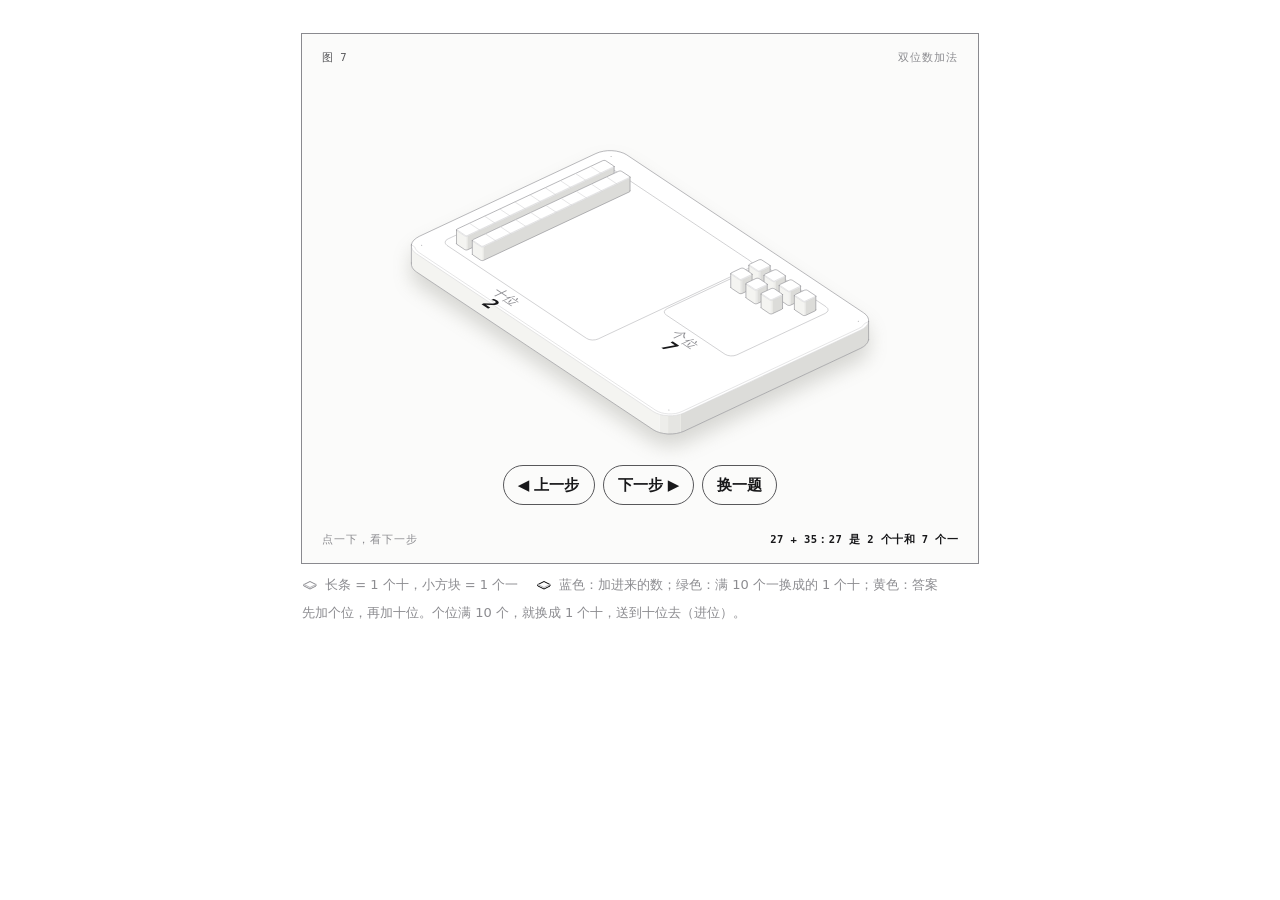
<file: fig/add.html>
<!doctype html><html lang="zh"><head><meta charset="utf-8"><meta name="viewport" content="width=device-width, initial-scale=1"><title>双位数加法</title><style>
.iso{
  --anatomy-page:#0b0b0b;--anatomy-card:#131313;--anatomy-text:#a3a3a3;--anatomy-strong:#e6e6e6;--anatomy-muted:#6e6e6e;
  --anatomy-paper:#131313;--anatomy-face:#1b1b1b;--anatomy-top:#1c1c1c;
  --anatomy-shade-0:#0f0f0f;--anatomy-shade-1:#121212;--anatomy-shade-2:#151515;--anatomy-shade-3:#181818;
  --anatomy-lit-top:#262626;--anatomy-lit-shade:#1d1d1d;
  --anatomy-hi:#d4d4d4;--anatomy-mid:#6a6a6a;--anatomy-lo:#3e3e3e;--anatomy-faint:#2a2a2a;--anatomy-lit:#ffffff;
  --anatomy-halo:#050505;--anatomy-halo-opacity:.9;--anatomy-dot:#e6e6e6;
  --anatomy-red:#ff6b6b;--anatomy-green:#6be0a0;--anatomy-blue:#6b9bff;
  --anatomy-weight:.6px;--anatomy-ease:cubic-bezier(.32,.72,0,1);
  --anatomy-mono:ui-monospace,"SF Mono",Menlo,Consolas,monospace;
  --anatomy-lift:inset 0 1px 0 0 #ffffff0a,inset 0 0 0 1px #ffffff06,0 0 0 1px #00000026,0 1px 1px -.5px #00000014,0 3px 3px -1.5px #00000014,0 6px 6px -3px #00000014,0 12px 12px -6px #00000014;
}
.iso[data-theme="light"]{
  --anatomy-page:#f2f2ef;--anatomy-card:#fbfbfa;--anatomy-text:#57575a;--anatomy-strong:#18181a;--anatomy-muted:#8c8c90;
  --anatomy-paper:#fbfbfa;--anatomy-face:#ffffff;--anatomy-top:#ffffff;
  --anatomy-shade-0:#dcdcd9;--anatomy-shade-1:#e5e5e2;--anatomy-shade-2:#ededea;--anatomy-shade-3:#f4f4f1;
  --anatomy-lit-top:#ffffff;--anatomy-lit-shade:#eeeeeb;
  --anatomy-hi:#26262a;--anatomy-mid:#8a8a8f;--anatomy-lo:#b4b4b8;--anatomy-faint:#d4d4d6;--anatomy-lit:#000000;
  --anatomy-halo:#8a8a80;--anatomy-halo-opacity:.32;--anatomy-dot:#3a3a3e;
  --anatomy-red:#e5484d;--anatomy-green:#30a46c;--anatomy-blue:#3e63dd;
  --anatomy-lift:inset 0 1px 0 0 #ffffff,0 0 0 1px #0000000f,0 1px 1px -.5px #0000000a,0 3px 3px -1.5px #0000000a,0 6px 6px -3px #0000000a,0 12px 12px -6px #0000000a;
}
.iso-svg{display:block;width:100%;height:auto;overflow:visible}
.iso-svg path,.iso-svg circle{vector-effect:non-scaling-stroke}
.iso-fill{fill:var(--anatomy-paper);stroke:none}
.iso-solid[data-lit]>.iso-fill{fill:var(--anatomy-face)}
.iso-shade,.iso-top{stroke:none}
.iso-shade[data-shade="0"]{fill:var(--anatomy-shade-0)}
.iso-shade[data-shade="1"]{fill:var(--anatomy-shade-1)}
.iso-shade[data-shade="2"]{fill:var(--anatomy-shade-2)}
.iso-shade[data-shade="3"]{fill:var(--anatomy-shade-3)}
.iso-top{fill:var(--anatomy-top)}
.iso-solid[data-lit]>.iso-top{fill:var(--anatomy-lit-top)}
.iso-solid[data-lit]>.iso-shade{fill:var(--anatomy-lit-shade)}
.iso-solid[data-seamless]>.iso-shade,.iso-solid[data-seamless]>.iso-top{stroke-width:.4;stroke-linejoin:round}
.iso-solid[data-seamless]>.iso-shade[data-shade="0"]{stroke:var(--anatomy-shade-0)}
.iso-solid[data-seamless]>.iso-shade[data-shade="1"]{stroke:var(--anatomy-shade-1)}
.iso-solid[data-seamless]>.iso-shade[data-shade="2"]{stroke:var(--anatomy-shade-2)}
.iso-solid[data-seamless]>.iso-shade[data-shade="3"]{stroke:var(--anatomy-shade-3)}
.iso-solid[data-seamless]>.iso-top{stroke:var(--anatomy-top)}
.iso-solid[data-seamless][data-lit]>.iso-top{stroke:var(--anatomy-lit-top)}
.iso-solid[data-seamless][data-lit]>.iso-shade{stroke:var(--anatomy-lit-shade)}
.iso-solid[data-lit]>.iso-edge{stroke:var(--anatomy-lit)}
.iso-halo{fill:var(--anatomy-halo);stroke:none;filter:blur(9px);opacity:var(--anatomy-halo-opacity);transform:translateY(3px)}
.iso-line{fill:none;stroke:var(--anatomy-lo);stroke-width:var(--anatomy-weight);stroke-linecap:round;stroke-linejoin:round}
.iso-line[data-tone="hi"]{stroke:var(--anatomy-hi)}
.iso-line[data-tone="mid"]{stroke:var(--anatomy-mid)}
.iso-line[data-tone="lo"]{stroke:var(--anatomy-lo)}
.iso-line[data-tone="faint"]{stroke:var(--anatomy-faint)}
.iso-line[data-tone="lit"]{stroke:var(--anatomy-lit)}
.iso-line[data-tone="red"]{stroke:var(--anatomy-red)}
.iso-line[data-tone="green"]{stroke:var(--anatomy-green)}
.iso-line[data-tone="blue"]{stroke:var(--anatomy-blue)}
.iso-line[data-dotted]{stroke-dasharray:.01 3.5;stroke-width:1}
.iso-line[data-dashed]{stroke-dasharray:3 3}
.iso-line[data-flow]{stroke-dasharray:2 6}
.iso-wire-end{fill:var(--anatomy-paper);stroke:var(--anatomy-lo);stroke-width:var(--anatomy-weight)}
.iso-wire[data-tone="hi"] .iso-wire-end{stroke:var(--anatomy-hi)}
.iso-wire[data-tone="mid"] .iso-wire-end{stroke:var(--anatomy-mid)}
.iso-wire[data-tone="faint"] .iso-wire-end{stroke:var(--anatomy-faint)}
.iso-wire[data-tone="lit"] .iso-wire-end{stroke:var(--anatomy-lit)}
.iso-dots circle{fill:var(--anatomy-dot);stroke:none;opacity:.32}
.iso-dots[data-tone="hi"] circle{opacity:.85}
.iso-dots[data-tone="mid"] circle{opacity:.45}
.iso-dots[data-tone="lo"] circle{opacity:.22}
.iso-dots[data-tone="faint"] circle{opacity:.12}
.iso-face-text{fill:var(--anatomy-mid);font-family:var(--anatomy-mono);letter-spacing:.04em}
.iso-face-text[data-tone="hi"]{fill:var(--anatomy-hi)}
.iso-face-text[data-tone="lo"]{fill:var(--anatomy-lo)}
.iso-face-text[data-tone="faint"]{fill:var(--anatomy-faint)}
.tb-body{fill:var(--anatomy-shade-2);stroke:none}
.tb-shine{fill:var(--anatomy-top);stroke:none}
.tb-shade{fill:var(--anatomy-shade-0);stroke:none}
.tb-ring{fill:none;stroke:var(--anatomy-lo);stroke-width:.45;stroke-linecap:butt;stroke-linejoin:round}
.tb-ring[data-tone="mid"]{stroke:var(--anatomy-mid)}
.tb-ring[data-tone="faint"]{stroke:var(--anatomy-faint)}
.tb-ring[data-tone="hi"]{stroke:var(--anatomy-hi)}
@keyframes iso-flow{to{stroke-dashoffset:-32}}
@keyframes iso-pulse{0%,100%{opacity:.18}12%{opacity:1}40%{opacity:.18}}
.iso-line[data-flow]{animation:iso-flow 1600ms linear infinite}
.iso-dots circle[data-pulse]{animation:iso-pulse 1600ms steps(1,end) infinite;animation-delay:var(--pulse-at,0ms)}
.iso-figure{margin:32px 0 36px}
.iso-plate{position:relative;padding:52px 24px;border-radius:0;background:var(--anatomy-card);box-shadow:0 0 0 1px var(--anatomy-mid);--anatomy-paper:var(--anatomy-card)}
.iso-plate-corners{position:absolute;inset:18px 20px;pointer-events:none}
.iso-plate-corner{position:absolute;color:var(--anatomy-muted);font-family:var(--anatomy-mono);font-size:10.5px;line-height:1;letter-spacing:.04em;white-space:nowrap}
.iso-plate-corner[data-corner="fig"]{top:0;left:0;color:var(--anatomy-text)}
.iso-plate-corner[data-corner="title"]{top:0;right:0;text-transform:uppercase;letter-spacing:.1em}
.iso-plate-corner[data-corner="hint"]{bottom:0;left:0;text-transform:uppercase;letter-spacing:.1em}
.iso-plate-corner[data-corner="readout"]{right:0;bottom:0;color:var(--anatomy-text);font-variant-numeric:tabular-nums}
.iso-plate .iso-svg{margin:0 auto}
.iso-legend{display:grid;gap:8px;margin-top:12px;color:var(--anatomy-muted);font-size:13px;line-height:1.55}
.iso-keys{display:flex;flex-wrap:wrap;gap:6px 18px}
.iso-key{display:inline-flex;align-items:center;gap:7px}
.iso-swatch{width:16px;height:10px;flex:none;overflow:visible}
.iso-swatch path{fill:none;stroke:var(--anatomy-hi);stroke-width:1;vector-effect:non-scaling-stroke;stroke-linejoin:round;stroke-linecap:round}
.iso-swatch[data-mark="raised"] path,.iso-swatch[data-mark="flat"] path{stroke:var(--anatomy-mid)}
.iso-swatch[data-mark="lit"] path{stroke:var(--anatomy-lit)}
.iso-swatch[data-mark="dim"] path{stroke:var(--anatomy-lo)}
.iso-swatch[data-mark="dotted"] path{stroke-dasharray:.01 3;stroke-width:1.4}
.iso-swatch[data-mark="dashed"] path{stroke-dasharray:3 2.5}
.iso-swatch[data-mark="red"] path{stroke:var(--anatomy-red)}
.iso-swatch[data-mark="green"] path{stroke:var(--anatomy-green)}
.iso-swatch[data-mark="blue"] path{stroke:var(--anatomy-blue)}
.iso-swatch-crease{stroke:var(--anatomy-lo)!important}
@media (max-width:560px){.iso-plate{padding:48px 12px 70px}.iso-plate-corner[data-corner="hint"]{bottom:18px}}
@media (prefers-reduced-motion:reduce){.iso-line[data-flow],.iso-dots circle[data-pulse]{animation:none}}

*{box-sizing:border-box}
html{color-scheme:dark}
body[data-theme="light"]{color-scheme:light}
body{margin:0;background:var(--anatomy-page);color:var(--anatomy-text);font:14px/1.6 ui-sans-serif,system-ui,-apple-system,"Segoe UI",sans-serif;-webkit-font-smoothing:antialiased}
.iso-page{width:min(650px,100% - 32px);margin:64px auto 96px}

html,body{background:transparent!important;overflow:hidden}
.iso-page{width:100%!important;max-width:680px;margin:0 auto!important;padding:2px}
body{font-family:"Baloo 2","PingFang SC","Hiragino Sans GB","Microsoft YaHei",system-ui,sans-serif}
.iso-stage{touch-action:none;cursor:grab;outline:none;user-select:none;-webkit-user-select:none;-webkit-touch-callout:none}
.iso-stage:active{cursor:grabbing}
.iso-plate-corner[data-corner="readout"]{font-weight:700;color:var(--anatomy-strong)}
</style></head><body class="iso" data-theme="light"><main class="iso-page"><figure class="iso-figure"><div class="iso-plate"><div class="iso-plate-corners" aria-hidden="true"><span class="iso-plate-corner" data-corner="fig">图 7</span><span class="iso-plate-corner" data-corner="title">双位数加法</span><span class="iso-plate-corner" data-corner="hint">点一下，看下一步</span><span class="iso-plate-corner" data-corner="readout" data-readout>27 + 35</span></div><style>
@media (max-width:520px){.iso-stage{overflow:hidden;margin:-3% 0 -2%}.iso-stage svg{width:112%;margin:0 -6%}}
.sb-item{transition:transform .55s cubic-bezier(.3,.7,.3,1),opacity .55s}
.sb-item.hide{opacity:0}
.sb-item.gone{opacity:.18}
.sb-carry{--anatomy-top:#c8f0d2;--anatomy-face:#e0f7e6;--anatomy-shade-0:#7fd197;--anatomy-shade-1:#95d9a8;--anatomy-shade-2:#abe1b9;--anatomy-shade-3:#c1e9cb}
.iso[data-theme="dark"] .sb-carry{--anatomy-top:#1f5a32;--anatomy-face:#174426;--anatomy-shade-0:#0e2b18;--anatomy-shade-1:#11321c;--anatomy-shade-2:#143920;--anatomy-shade-3:#174024}
.sb-new{--anatomy-top:#cfe8ff;--anatomy-face:#e3f2ff;--anatomy-shade-0:#8cc4f2;--anatomy-shade-1:#a0cff5;--anatomy-shade-2:#b4daf7;--anatomy-shade-3:#c8e4fa}
.sb-left{--anatomy-top:#ffe9a3;--anatomy-face:#fff3cc;--anatomy-shade-0:#f2c94c;--anatomy-shade-1:#f5d36b;--anatomy-shade-2:#f8dd8a;--anatomy-shade-3:#fbe6a8}
.iso[data-theme="dark"] .sb-new{--anatomy-top:#24476b;--anatomy-face:#1b3654;--anatomy-shade-0:#12263c;--anatomy-shade-1:#152c45;--anatomy-shade-2:#18324e;--anatomy-shade-3:#1b3857}
.iso[data-theme="dark"] .sb-left{--anatomy-top:#6b5514;--anatomy-face:#4d3d0e;--anatomy-shade-0:#3a2e0a;--anatomy-shade-1:#42340c;--anatomy-shade-2:#4a3a0d;--anatomy-shade-3:#52410f}
[data-count] .iso-face-text{fill:var(--anatomy-strong);font-weight:800}
.sb-step{display:flex;justify-content:center;gap:8px;margin:2px 0 6px}
.sb-step button{font:inherit;font-size:15px;font-weight:700;padding:6px 14px;border-radius:999px;border:1.5px solid var(--anatomy-text);background:var(--anatomy-card);color:var(--anatomy-strong);cursor:pointer;min-height:40px}
@media (prefers-reduced-motion: reduce){.sb-item{transition:none}}
</style><div class="iso-stage" tabindex="0" role="button" aria-label="双位数加法板：按一下或按空格看下一步"><svg xmlns="http://www.w3.org/2000/svg" class="iso-svg" viewBox="0 0 600 360" role="img" aria-label="双位数加法板：左边是十位，一条长方块是 1 个十；右边是个位，一个小方块是 1 个一。一步一步看 27 加 35：先加个位，个位满 10 个就换成 1 个十（进位），再加十位。"><path class="iso-halo" d="M81.6 160.4L82.4 158.1L83.9 156L86.2 154.1L89 152.4L257.9 73.2L261.3 71.9L265.1 71L269.1 70.5L273.2 70.5L277.3 70.9L281.1 71.8L284.6 73L287.5 74.6L513.5 225.3L515.9 227.2L517.5 229.3L518.3 231.5L518.4 233.8L518.4 251.2L517.6 253.5L516.1 255.6L513.8 257.6L511 259.2L342.1 338.5L338.7 339.8L334.9 340.7L330.9 341.1L326.8 341.2L322.7 340.7L318.9 339.9L315.4 338.6L312.5 337L86.5 186.4L84.1 184.5L82.5 182.3L81.7 180.1L81.6 177.8Z"/><g class="iso-solid"><path class="iso-fill" d="M255.1 102.6L255.9 100.5L257.6 98.6L260.2 97.1L263.4 96L267 95.3L270.7 95.2L274.4 95.7L277.8 96.7L280.5 98.1L282.6 99.9L283.7 101.9L283.9 104L283.9 112.7L283 114.7L281.3 116.6L278.7 118.2L275.6 119.3L272 119.9L268.2 120L264.5 119.6L261.2 118.6L258.4 117.2L256.4 115.4L255.3 113.4L255.1 111.3Z"/><path class="iso-shade" data-shade="0" d="M278.7 118.2L275.6 119.3L275.6 110.6L278.7 109.5ZM283.9 112.7L283 114.7L283 106L283.9 104ZM283 114.7L281.3 116.6L281.3 107.9L283 106ZM281.3 116.6L278.7 118.2L278.7 109.5L281.3 107.9Z"/><path class="iso-shade" data-shade="1" d="M275.6 119.3L272 119.9L272 111.2L275.6 110.6ZM272 119.9L268.2 120L268.2 111.3L272 111.2Z"/><path class="iso-shade" data-shade="2" d="M268.2 120L264.5 119.6L264.5 110.9L268.2 111.3ZM264.5 119.6L261.2 118.6L261.2 109.9L264.5 110.9Z"/><path class="iso-shade" data-shade="3" d="M261.2 118.6L258.4 117.2L258.4 108.5L261.2 109.9ZM258.4 117.2L256.4 115.4L256.4 106.7L258.4 108.5ZM256.4 115.4L255.3 113.4L255.3 104.7L256.4 106.7ZM255.3 113.4L255.1 111.3L255.1 102.6L255.3 104.7Z"/><path class="iso-top" d="M278.7 109.5L275.6 110.6L272 111.2L268.2 111.3L264.5 110.9L261.2 109.9L258.4 108.5L256.4 106.7L255.3 104.7L255.1 102.6L255.9 100.5L257.6 98.6L260.2 97.1L263.4 96L267 95.3L270.7 95.2L274.4 95.7L277.8 96.7L280.5 98.1L282.6 99.9L283.7 101.9L283.9 104L283 106L281.3 107.9Z"/><path class="iso-line iso-crease" data-tone="faint" d="M283.9 104L283 106L281.3 107.9L278.7 109.5L275.6 110.6L272 111.2L268.2 111.3L264.5 110.9L261.2 109.9L258.4 108.5L256.4 106.7L255.3 104.7L255.1 102.6"/><path class="iso-line iso-edge" data-tone="lo" d="M255.1 102.6L255.9 100.5L257.6 98.6L260.2 97.1L263.4 96L267 95.3L270.7 95.2L274.4 95.7L277.8 96.7L280.5 98.1L282.6 99.9L283.7 101.9L283.9 104M283.9 112.7L283 114.7L281.3 116.6L278.7 118.2L275.6 119.3L272 119.9L268.2 120L264.5 119.6L261.2 118.6L258.4 117.2L256.4 115.4L255.3 113.4L255.1 111.3M255.1 102.6L255.1 111.3M283.9 104L283.9 112.7"/></g><g class="iso-solid"><path class="iso-fill" d="M110.3 170.5L111.2 168.4L112.9 166.6L115.4 165L118.6 163.9L122.2 163.2L126 163.2L129.7 163.6L133 164.6L135.8 166L137.8 167.8L138.9 169.8L139.1 171.9L139.1 180.6L138.3 182.7L136.5 184.5L134 186.1L130.8 187.2L127.2 187.8L123.5 187.9L119.8 187.5L116.4 186.5L113.7 185.1L111.6 183.3L110.5 181.3L110.3 179.2Z"/><path class="iso-shade" data-shade="0" d="M134 186.1L130.8 187.2L130.8 178.5L134 177.4ZM139.1 180.6L138.3 182.7L138.3 174L139.1 171.9ZM138.3 182.7L136.5 184.5L136.5 175.8L138.3 174ZM136.5 184.5L134 186.1L134 177.4L136.5 175.8Z"/><path class="iso-shade" data-shade="1" d="M130.8 187.2L127.2 187.8L127.2 179.1L130.8 178.5ZM127.2 187.8L123.5 187.9L123.5 179.2L127.2 179.1Z"/><path class="iso-shade" data-shade="2" d="M123.5 187.9L119.8 187.5L119.8 178.8L123.5 179.2ZM119.8 187.5L116.4 186.5L116.4 177.8L119.8 178.8Z"/><path class="iso-shade" data-shade="3" d="M116.4 186.5L113.7 185.1L113.7 176.4L116.4 177.8ZM113.7 185.1L111.6 183.3L111.6 174.6L113.7 176.4ZM111.6 183.3L110.5 181.3L110.5 172.6L111.6 174.6ZM110.5 181.3L110.3 179.2L110.3 170.5L110.5 172.6Z"/><path class="iso-top" d="M134 177.4L130.8 178.5L127.2 179.1L123.5 179.2L119.8 178.8L116.4 177.8L113.7 176.4L111.6 174.6L110.5 172.6L110.3 170.5L111.2 168.4L112.9 166.6L115.4 165L118.6 163.9L122.2 163.2L126 163.2L129.7 163.6L133 164.6L135.8 166L137.8 167.8L138.9 169.8L139.1 171.9L138.3 174L136.5 175.8Z"/><path class="iso-line iso-crease" data-tone="faint" d="M139.1 171.9L138.3 174L136.5 175.8L134 177.4L130.8 178.5L127.2 179.1L123.5 179.2L119.8 178.8L116.4 177.8L113.7 176.4L111.6 174.6L110.5 172.6L110.3 170.5"/><path class="iso-line iso-edge" data-tone="lo" d="M110.3 170.5L111.2 168.4L112.9 166.6L115.4 165L118.6 163.9L122.2 163.2L126 163.2L129.7 163.6L133 164.6L135.8 166L137.8 167.8L138.9 169.8L139.1 171.9M139.1 180.6L138.3 182.7L136.5 184.5L134 186.1L130.8 187.2L127.2 187.8L123.5 187.9L119.8 187.5L116.4 186.5L113.7 185.1L111.6 183.3L110.5 181.3L110.3 179.2M110.3 170.5L110.3 179.2M139.1 171.9L139.1 180.6"/></g><g class="iso-solid"><path class="iso-fill" d="M460.9 239.7L461.7 237.7L463.5 235.8L466 234.2L469.2 233.1L472.8 232.5L476.5 232.4L480.2 232.8L483.6 233.8L486.3 235.2L488.4 237L489.5 239L489.7 241.1L489.7 249.8L488.8 251.9L487.1 253.8L484.6 255.3L481.4 256.5L477.8 257.1L474 257.2L470.3 256.7L467 255.7L464.2 254.3L462.2 252.5L461.1 250.5L460.9 248.4Z"/><path class="iso-shade" data-shade="0" d="M484.6 255.3L481.4 256.5L481.4 247.7L484.6 246.6ZM489.7 249.8L488.8 251.9L488.8 243.2L489.7 241.1ZM488.8 251.9L487.1 253.8L487.1 245.1L488.8 243.2ZM487.1 253.8L484.6 255.3L484.6 246.6L487.1 245.1Z"/><path class="iso-shade" data-shade="1" d="M481.4 256.5L477.8 257.1L477.8 248.4L481.4 247.7ZM477.8 257.1L474 257.2L474 248.5L477.8 248.4Z"/><path class="iso-shade" data-shade="2" d="M474 257.2L470.3 256.7L470.3 248L474 248.5ZM470.3 256.7L467 255.7L467 247L470.3 248Z"/><path class="iso-shade" data-shade="3" d="M467 255.7L464.2 254.3L464.2 245.6L467 247ZM464.2 254.3L462.2 252.5L462.2 243.8L464.2 245.6ZM462.2 252.5L461.1 250.5L461.1 241.8L462.2 243.8ZM461.1 250.5L460.9 248.4L460.9 239.7L461.1 241.8Z"/><path class="iso-top" d="M484.6 246.6L481.4 247.7L477.8 248.4L474 248.5L470.3 248L467 247L464.2 245.6L462.2 243.8L461.1 241.8L460.9 239.7L461.7 237.7L463.5 235.8L466 234.2L469.2 233.1L472.8 232.5L476.5 232.4L480.2 232.8L483.6 233.8L486.3 235.2L488.4 237L489.5 239L489.7 241.1L488.8 243.2L487.1 245.1Z"/><path class="iso-line iso-crease" data-tone="faint" d="M489.7 241.1L488.8 243.2L487.1 245.1L484.6 246.6L481.4 247.7L477.8 248.4L474 248.5L470.3 248L467 247L464.2 245.6L462.2 243.8L461.1 241.8L460.9 239.7"/><path class="iso-line iso-edge" data-tone="lo" d="M460.9 239.7L461.7 237.7L463.5 235.8L466 234.2L469.2 233.1L472.8 232.5L476.5 232.4L480.2 232.8L483.6 233.8L486.3 235.2L488.4 237L489.5 239L489.7 241.1M489.7 249.8L488.8 251.9L487.1 253.8L484.6 255.3L481.4 256.5L477.8 257.1L474 257.2L470.3 256.7L467 255.7L464.2 254.3L462.2 252.5L461.1 250.5L460.9 248.4M460.9 239.7L460.9 248.4M489.7 241.1L489.7 249.8"/></g><g class="iso-solid"><path class="iso-fill" d="M316.1 307.6L317 305.6L318.7 303.7L321.3 302.2L324.4 301L328 300.4L331.8 300.3L335.5 300.8L338.8 301.7L341.6 303.2L343.6 304.9L344.7 306.9L344.9 309.1L344.9 317.8L344.1 319.8L342.4 321.7L339.8 323.2L336.6 324.4L333 325L329.3 325.1L325.6 324.6L322.2 323.7L319.5 322.2L317.4 320.5L316.3 318.5L316.1 316.4Z"/><path class="iso-shade" data-shade="0" d="M339.8 323.2L336.6 324.4L336.6 315.7L339.8 314.5ZM344.9 317.8L344.1 319.8L344.1 311.1L344.9 309.1ZM344.1 319.8L342.4 321.7L342.4 313L344.1 311.1ZM342.4 321.7L339.8 323.2L339.8 314.5L342.4 313Z"/><path class="iso-shade" data-shade="1" d="M336.6 324.4L333 325L333 316.3L336.6 315.7ZM333 325L329.3 325.1L329.3 316.4L333 316.3Z"/><path class="iso-shade" data-shade="2" d="M329.3 325.1L325.6 324.6L325.6 315.9L329.3 316.4ZM325.6 324.6L322.2 323.7L322.2 315L325.6 315.9Z"/><path class="iso-shade" data-shade="3" d="M322.2 323.7L319.5 322.2L319.5 313.5L322.2 315ZM319.5 322.2L317.4 320.5L317.4 311.8L319.5 313.5ZM317.4 320.5L316.3 318.5L316.3 309.8L317.4 311.8ZM316.3 318.5L316.1 316.4L316.1 307.6L316.3 309.8Z"/><path class="iso-top" d="M339.8 314.5L336.6 315.7L333 316.3L329.3 316.4L325.6 315.9L322.2 315L319.5 313.5L317.4 311.8L316.3 309.8L316.1 307.6L317 305.6L318.7 303.7L321.3 302.2L324.4 301L328 300.4L331.8 300.3L335.5 300.8L338.8 301.7L341.6 303.2L343.6 304.9L344.7 306.9L344.9 309.1L344.1 311.1L342.4 313Z"/><path class="iso-line iso-crease" data-tone="faint" d="M344.9 309.1L344.1 311.1L342.4 313L339.8 314.5L336.6 315.7L333 316.3L329.3 316.4L325.6 315.9L322.2 315L319.5 313.5L317.4 311.8L316.3 309.8L316.1 307.6"/><path class="iso-line iso-edge" data-tone="lo" d="M316.1 307.6L317 305.6L318.7 303.7L321.3 302.2L324.4 301L328 300.4L331.8 300.3L335.5 300.8L338.8 301.7L341.6 303.2L343.6 304.9L344.7 306.9L344.9 309.1M344.9 317.8L344.1 319.8L342.4 321.7L339.8 323.2L336.6 324.4L333 325L329.3 325.1L325.6 324.6L322.2 323.7L319.5 322.2L317.4 320.5L316.3 318.5L316.1 316.4M316.1 307.6L316.1 316.4M344.9 309.1L344.9 317.8"/></g><g class="iso-solid"><path class="iso-fill" d="M81.6 151.7L82.4 149.4L83.9 147.3L86.2 145.4L89 143.7L257.9 64.5L261.3 63.2L265.1 62.3L269.1 61.8L273.2 61.8L277.3 62.2L281.1 63.1L284.6 64.3L287.5 65.9L513.5 216.6L515.9 218.5L517.5 220.6L518.3 222.8L518.4 225.1L518.4 242.5L517.6 244.8L516.1 246.9L513.8 248.9L511 250.5L342.1 329.8L338.7 331L334.9 332L330.9 332.4L326.8 332.5L322.7 332L318.9 331.2L315.4 329.9L312.5 328.3L86.5 177.7L84.1 175.8L82.5 173.6L81.7 171.4L81.6 169.1Z"/><path class="iso-shade" data-shade="0" d="M518.4 242.5L517.6 244.8L517.6 227.4L518.4 225.1ZM517.6 244.8L516.1 246.9L516.1 229.5L517.6 227.4ZM516.1 246.9L513.8 248.9L513.8 231.5L516.1 229.5ZM513.8 248.9L511 250.5L511 233.1L513.8 231.5ZM511 250.5L342.1 329.8L342.1 312.3L511 233.1ZM342.1 329.8L338.7 331L338.7 313.6L342.1 312.3Z"/><path class="iso-shade" data-shade="1" d="M338.7 331L334.9 332L334.9 314.5L338.7 313.6ZM334.9 332L330.9 332.4L330.9 315L334.9 314.5ZM330.9 332.4L326.8 332.5L326.8 315L330.9 315Z"/><path class="iso-shade" data-shade="2" d="M326.8 332.5L322.7 332L322.7 314.6L326.8 315ZM322.7 332L318.9 331.2L318.9 313.8L322.7 314.6Z"/><path class="iso-shade" data-shade="3" d="M318.9 331.2L315.4 329.9L315.4 312.5L318.9 313.8ZM315.4 329.9L312.5 328.3L312.5 310.9L315.4 312.5ZM312.5 328.3L86.5 177.7L86.5 160.3L312.5 310.9ZM86.5 177.7L84.1 175.8L84.1 158.4L86.5 160.3ZM84.1 175.8L82.5 173.6L82.5 156.2L84.1 158.4ZM82.5 173.6L81.7 171.4L81.7 154L82.5 156.2ZM81.7 171.4L81.6 169.1L81.6 151.7L81.7 154Z"/><path class="iso-top" d="M513.5 216.6L515.9 218.5L517.5 220.6L518.3 222.8L518.4 225.1L517.6 227.4L516.1 229.5L513.8 231.5L511 233.1L342.1 312.3L338.7 313.6L334.9 314.5L330.9 315L326.8 315L322.7 314.6L318.9 313.8L315.4 312.5L312.5 310.9L86.5 160.3L84.1 158.4L82.5 156.2L81.7 154L81.6 151.7L82.4 149.4L83.9 147.3L86.2 145.4L89 143.7L257.9 64.5L261.3 63.2L265.1 62.3L269.1 61.8L273.2 61.8L277.3 62.2L281.1 63.1L284.6 64.3L287.5 65.9Z"/><path class="iso-line iso-crease" data-tone="faint" d="M518.4 225.1L517.6 227.4L516.1 229.5L513.8 231.5L511 233.1L342.1 312.3L338.7 313.6L334.9 314.5L330.9 315L326.8 315L322.7 314.6L318.9 313.8L315.4 312.5L312.5 310.9L86.5 160.3L84.1 158.4L82.5 156.2L81.7 154L81.6 151.7"/><path class="iso-line iso-bevel" data-tone="faint" d="M518.4 225.1L514.6 226.9L513.3 228.7L511.4 230.4L508.8 231.8L340.2 310.9L337.2 312.1L334 312.9L330.5 313.3L327 313.3L323.6 312.9L320.3 312.2L317.4 311.1L314.8 309.7L89 159.2L86.9 157.5L85.5 155.7L84.8 153.8L81.6 151.7"/><path class="iso-line iso-edge" data-tone="mid" d="M81.6 151.7L82.4 149.4L83.9 147.3L86.2 145.4L89 143.7L257.9 64.5L261.3 63.2L265.1 62.3L269.1 61.8L273.2 61.8L277.3 62.2L281.1 63.1L284.6 64.3L287.5 65.9L513.5 216.6L515.9 218.5L517.5 220.6L518.3 222.8L518.4 225.1M518.4 242.5L517.6 244.8L516.1 246.9L513.8 248.9L511 250.5L342.1 329.8L338.7 331L334.9 332L330.9 332.4L326.8 332.5L322.7 332L318.9 331.2L315.4 329.9L312.5 328.3L86.5 177.7L84.1 175.8L82.5 173.6L81.7 171.4L81.6 169.1M518.4 225.1L518.4 242.5M81.6 151.7L81.6 169.1"/></g><path class="iso-line" data-tone="lo" d="M405.7 167.5L407.2 169L407.5 170.8L406.7 172.4L404.8 173.7L260 241.7L257.3 242.5L254.3 242.7L251.3 242.2L248.9 241.1L115.6 152.3L114.2 150.8L113.8 149.1L114.7 147.4L116.6 146.1L261.4 78.2L264.1 77.4L267.1 77.2L270.1 77.7L272.5 78.7ZM477.9 211.1L479.4 212.6L479.7 214.3L478.8 215.9L476.9 217.3L392.5 256.9L389.8 257.7L386.7 257.9L383.8 257.4L381.4 256.4L325.1 218.8L323.6 217.3L323.2 215.6L324.1 213.9L326 212.6L410.5 173L413.2 172.2L416.2 172L419.2 172.4L421.6 173.5Z"/><text class="iso-face-text" data-tone="mid" transform="matrix(1.687 1.124 -2.01 0.943 168.201 203.315)" font-size="6" text-anchor="middle">十位</text><text class="iso-face-text" data-tone="mid" transform="matrix(1.687 1.124 -2.01 0.943 339.149 244.179)" font-size="6" text-anchor="middle">个位</text><g data-count="t"><text class="iso-face-text" data-tone="hi" transform="matrix(1.687 1.124 -2.01 0.943 152.118 210.862)" font-size="8" text-anchor="middle"></text></g><g data-count="o"><text class="iso-face-text" data-tone="hi" transform="matrix(1.687 1.124 -2.01 0.943 323.066 251.726)" font-size="8" text-anchor="middle"></text></g><g class="iso-dots" data-tone="mid"><circle cx="272.4" cy="67.3" r="0.5"/><circle cx="508.6" cy="224.7" r="0.5"/><circle cx="91.4" cy="152.2" r="0.5"/><circle cx="327.6" cy="309.6" r="0.5"/></g><g class="sb-item" data-rod="0"><g class="iso-solid"><path class="iso-fill" d="M124.7 137.7L124.7 137.1L125.4 136.6L264.5 71.3L265.5 71.1L266.6 71.1L267.4 71.5L274.9 76.4L275.3 77L275.3 90L275.2 90.6L274.6 91.1L135.5 156.4L134.5 156.7L133.4 156.6L132.5 156.3L125.1 151.3L124.7 150.8Z"/><path class="iso-shade" data-shade="0" d="M275.3 90L275.2 90.6L275.2 77.6L275.3 77ZM275.2 90.6L274.6 91.1L274.6 78.1L275.2 77.6ZM274.6 91.1L135.5 156.4L135.5 143.3L274.6 78.1Z"/><path class="iso-shade" data-shade="1" d="M135.5 156.4L134.5 156.7L134.5 143.6L135.5 143.3Z"/><path class="iso-shade" data-shade="2" d="M134.5 156.7L133.4 156.6L133.4 143.6L134.5 143.6Z"/><path class="iso-shade" data-shade="3" d="M133.4 156.6L132.5 156.3L132.5 143.2L133.4 143.6ZM132.5 156.3L125.1 151.3L125.1 138.3L132.5 143.2ZM125.1 151.3L124.7 150.8L124.7 137.7L125.1 138.3Z"/><path class="iso-top" d="M274.9 76.4L275.3 77L275.2 77.6L274.6 78.1L135.5 143.3L134.5 143.6L133.4 143.6L132.5 143.2L125.1 138.3L124.7 137.7L124.7 137.1L125.4 136.6L264.5 71.3L265.5 71.1L266.6 71.1L267.4 71.5Z"/><path class="iso-line iso-crease" data-tone="faint" d="M275.3 77L275.2 77.6L274.6 78.1L135.5 143.3L134.5 143.6L133.4 143.6L132.5 143.2L125.1 138.3L124.7 137.7"/><path class="iso-line iso-bevel" data-tone="faint" d="M275.3 77L274.2 77.4L273.8 77.7L134.9 142.9L134.3 143L133.8 143L133.2 142.8L126 137.9L124.7 137.7"/><path class="iso-line iso-edge" data-tone="mid" d="M124.7 137.7L124.7 137.1L125.4 136.6L264.5 71.3L265.5 71.1L266.6 71.1L267.4 71.5L274.9 76.4L275.3 77M275.3 90L275.2 90.6L274.6 91.1L135.5 156.4L134.5 156.7L133.4 156.6L132.5 156.3L125.1 151.3L124.7 150.8M275.3 77L275.3 90M124.7 137.7L124.7 150.8"/></g><path class="iso-line" data-tone="faint" data-free="" d="M252.8 76.8L263 83.5M238.4 83.6L248.5 90.3M223.9 90.4L234 97.1M209.4 97.2L219.5 103.9M194.9 104L205.1 110.7M180.5 110.8L190.6 117.5M166 117.5L176.1 124.3M151.5 124.3L161.6 131.1M137 131.1L147.2 137.9"/></g><g class="sb-item" data-rod="1"><g class="iso-solid"><path class="iso-fill" d="M139.8 147.8L139.9 147.2L140.6 146.7L279.7 81.4L280.7 81.2L281.7 81.2L282.6 81.6L290.1 86.5L290.5 87.1L290.5 100.1L290.4 100.7L289.8 101.2L150.7 166.5L149.7 166.8L148.6 166.7L147.7 166.4L140.3 161.4L139.8 160.9Z"/><path class="iso-shade" data-shade="0" d="M290.5 100.1L290.4 100.7L290.4 87.7L290.5 87.1ZM290.4 100.7L289.8 101.2L289.8 88.2L290.4 87.7ZM289.8 101.2L150.7 166.5L150.7 153.5L289.8 88.2Z"/><path class="iso-shade" data-shade="1" d="M150.7 166.5L149.7 166.8L149.7 153.7L150.7 153.5Z"/><path class="iso-shade" data-shade="2" d="M149.7 166.8L148.6 166.7L148.6 153.7L149.7 153.7Z"/><path class="iso-shade" data-shade="3" d="M148.6 166.7L147.7 166.4L147.7 153.3L148.6 153.7ZM147.7 166.4L140.3 161.4L140.3 148.4L147.7 153.3ZM140.3 161.4L139.8 160.9L139.8 147.8L140.3 148.4Z"/><path class="iso-top" d="M290.1 86.5L290.5 87.1L290.4 87.7L289.8 88.2L150.7 153.5L149.7 153.7L148.6 153.7L147.7 153.3L140.3 148.4L139.8 147.8L139.9 147.2L140.6 146.7L279.7 81.4L280.7 81.2L281.7 81.2L282.6 81.6Z"/><path class="iso-line iso-crease" data-tone="faint" d="M290.5 87.1L290.4 87.7L289.8 88.2L150.7 153.5L149.7 153.7L148.6 153.7L147.7 153.3L140.3 148.4L139.8 147.8"/><path class="iso-line iso-bevel" data-tone="faint" d="M290.5 87.1L289.4 87.5L289 87.8L150.1 153L149.5 153.1L149 153.1L148.4 152.9L141.2 148.1L139.8 147.8"/><path class="iso-line iso-edge" data-tone="mid" d="M139.8 147.8L139.9 147.2L140.6 146.7L279.7 81.4L280.7 81.2L281.7 81.2L282.6 81.6L290.1 86.5L290.5 87.1M290.5 100.1L290.4 100.7L289.8 101.2L150.7 166.5L149.7 166.8L148.6 166.7L147.7 166.4L140.3 161.4L139.8 160.9M290.5 87.1L290.5 100.1M139.8 147.8L139.8 160.9"/></g><path class="iso-line" data-tone="faint" data-free="" d="M268 86.9L278.1 93.7M253.5 93.7L263.7 100.5M239.1 100.5L249.2 107.2M224.6 107.3L234.7 114M210.1 114.1L220.2 120.8M195.6 120.9L205.8 127.6M181.2 127.7L191.3 134.4M166.7 134.5L176.8 141.2M152.2 141.2L162.3 148"/></g><g class="sb-item" data-rod="2"><g class="iso-solid"><path class="iso-fill" d="M155 157.9L155.1 157.3L155.7 156.8L294.9 91.6L295.8 91.3L296.9 91.4L297.8 91.7L305.2 96.7L305.7 97.2L305.7 110.3L305.6 110.9L305 111.4L165.9 176.6L164.9 176.9L163.8 176.8L162.9 176.5L155.5 171.5L155 171Z"/><path class="iso-shade" data-shade="0" d="M305.7 110.3L305.6 110.9L305.6 97.8L305.7 97.2ZM305.6 110.9L305 111.4L305 98.3L305.6 97.8ZM305 111.4L165.9 176.6L165.9 163.6L305 98.3Z"/><path class="iso-shade" data-shade="1" d="M165.9 176.6L164.9 176.9L164.9 163.8L165.9 163.6Z"/><path class="iso-shade" data-shade="2" d="M164.9 176.9L163.8 176.8L163.8 163.8L164.9 163.8Z"/><path class="iso-shade" data-shade="3" d="M163.8 176.8L162.9 176.5L162.9 163.4L163.8 163.8ZM162.9 176.5L155.5 171.5L155.5 158.5L162.9 163.4ZM155.5 171.5L155 171L155 157.9L155.5 158.5Z"/><path class="iso-top" d="M305.2 96.7L305.7 97.2L305.6 97.8L305 98.3L165.9 163.6L164.9 163.8L163.8 163.8L162.9 163.4L155.5 158.5L155 157.9L155.1 157.3L155.7 156.8L294.9 91.6L295.8 91.3L296.9 91.4L297.8 91.7Z"/><path class="iso-line iso-crease" data-tone="faint" d="M305.7 97.2L305.6 97.8L305 98.3L165.9 163.6L164.9 163.8L163.8 163.8L162.9 163.4L155.5 158.5L155 157.9"/><path class="iso-line iso-bevel" data-tone="faint" d="M305.7 97.2L304.6 97.6L304.2 97.9L165.3 163.1L164.7 163.3L164.1 163.2L163.6 163L156.4 158.2L155 157.9"/><path class="iso-line iso-edge" data-tone="mid" d="M155 157.9L155.1 157.3L155.7 156.8L294.9 91.6L295.8 91.3L296.9 91.4L297.8 91.7L305.2 96.7L305.7 97.2M305.7 110.3L305.6 110.9L305 111.4L165.9 176.6L164.9 176.9L163.8 176.8L162.9 176.5L155.5 171.5L155 171M305.7 97.2L305.7 110.3M155 157.9L155 171"/></g><path class="iso-line" data-tone="faint" data-free="" d="M283.2 97L293.3 103.8M268.7 103.8L278.8 110.6M254.2 110.6L264.4 117.4M239.8 117.4L249.9 124.2M225.3 124.2L235.4 130.9M210.8 131L220.9 137.7M196.3 137.8L206.5 144.5M181.9 144.6L192 151.3M167.4 151.4L177.5 158.1"/></g><g class="sb-item" data-rod="3"><g class="iso-solid"><path class="iso-fill" d="M170.2 168.1L170.3 167.5L170.9 167L310 101.7L311 101.4L312.1 101.5L313 101.8L320.4 106.8L320.9 107.3L320.9 120.4L320.8 121L320.2 121.5L181 186.8L180.1 187L179 187L178.1 186.6L170.7 181.7L170.2 181.1Z"/><path class="iso-shade" data-shade="0" d="M320.9 120.4L320.8 121L320.8 107.9L320.9 107.3ZM320.8 121L320.2 121.5L320.2 108.4L320.8 107.9ZM320.2 121.5L181 186.8L181 173.7L320.2 108.4Z"/><path class="iso-shade" data-shade="1" d="M181 186.8L180.1 187L180.1 174L181 173.7Z"/><path class="iso-shade" data-shade="2" d="M180.1 187L179 187L179 173.9L180.1 174Z"/><path class="iso-shade" data-shade="3" d="M179 187L178.1 186.6L178.1 173.6L179 173.9ZM178.1 186.6L170.7 181.7L170.7 168.6L178.1 173.6ZM170.7 181.7L170.2 181.1L170.2 168.1L170.7 168.6Z"/><path class="iso-top" d="M320.4 106.8L320.9 107.3L320.8 107.9L320.2 108.4L181 173.7L180.1 174L179 173.9L178.1 173.6L170.7 168.6L170.2 168.1L170.3 167.5L170.9 167L310 101.7L311 101.4L312.1 101.5L313 101.8Z"/><path class="iso-line iso-crease" data-tone="faint" d="M320.9 107.3L320.8 107.9L320.2 108.4L181 173.7L180.1 174L179 173.9L178.1 173.6L170.7 168.6L170.2 168.1"/><path class="iso-line iso-bevel" data-tone="faint" d="M320.9 107.3L319.8 107.7L319.4 108L180.5 173.2L179.9 173.4L179.3 173.4L178.8 173.1L171.5 168.3L170.2 168.1"/><path class="iso-line iso-edge" data-tone="mid" d="M170.2 168.1L170.3 167.5L170.9 167L310 101.7L311 101.4L312.1 101.5L313 101.8L320.4 106.8L320.9 107.3M320.9 120.4L320.8 121L320.2 121.5L181 186.8L180.1 187L179 187L178.1 186.6L170.7 181.7L170.2 181.1M320.9 107.3L320.9 120.4M170.2 168.1L170.2 181.1"/></g><path class="iso-line" data-tone="faint" data-free="" d="M298.4 107.1L308.5 113.9M283.9 113.9L294 120.7M269.4 120.7L279.5 127.5M255 127.5L265.1 134.3M240.5 134.3L250.6 141.1M226 141.1L236.1 147.9M211.5 147.9L221.6 154.6M197.1 154.7L207.2 161.4M182.6 161.5L192.7 168.2"/></g><g class="sb-item" data-rod="4"><g class="iso-solid"><path class="iso-fill" d="M185.4 178.2L185.5 177.6L186.1 177.1L325.2 111.8L326.2 111.5L327.3 111.6L328.2 111.9L335.6 116.9L336.1 117.4L336.1 130.5L336 131.1L335.3 131.6L196.2 196.9L195.2 197.1L194.2 197.1L193.3 196.7L185.8 191.8L185.4 191.2Z"/><path class="iso-shade" data-shade="0" d="M336.1 130.5L336 131.1L336 118L336.1 117.4ZM336 131.1L335.3 131.6L335.3 118.5L336 118ZM335.3 131.6L196.2 196.9L196.2 183.8L335.3 118.5Z"/><path class="iso-shade" data-shade="1" d="M196.2 196.9L195.2 197.1L195.2 184.1L196.2 183.8Z"/><path class="iso-shade" data-shade="2" d="M195.2 197.1L194.2 197.1L194.2 184L195.2 184.1Z"/><path class="iso-shade" data-shade="3" d="M194.2 197.1L193.3 196.7L193.3 183.7L194.2 184ZM193.3 196.7L185.8 191.8L185.8 178.7L193.3 183.7ZM185.8 191.8L185.4 191.2L185.4 178.2L185.8 178.7Z"/><path class="iso-top" d="M335.6 116.9L336.1 117.4L336 118L335.3 118.5L196.2 183.8L195.2 184.1L194.2 184L193.3 183.7L185.8 178.7L185.4 178.2L185.5 177.6L186.1 177.1L325.2 111.8L326.2 111.5L327.3 111.6L328.2 111.9Z"/><path class="iso-line iso-crease" data-tone="faint" d="M336.1 117.4L336 118L335.3 118.5L196.2 183.8L195.2 184.1L194.2 184L193.3 183.7L185.8 178.7L185.4 178.2"/><path class="iso-line iso-bevel" data-tone="faint" d="M336.1 117.4L335 117.8L334.6 118.1L195.7 183.3L195.1 183.5L194.5 183.5L194 183.2L186.7 178.4L185.4 178.2"/><path class="iso-line iso-edge" data-tone="mid" d="M185.4 178.2L185.5 177.6L186.1 177.1L325.2 111.8L326.2 111.5L327.3 111.6L328.2 111.9L335.6 116.9L336.1 117.4M336.1 130.5L336 131.1L335.3 131.6L196.2 196.9L195.2 197.1L194.2 197.1L193.3 196.7L185.8 191.8L185.4 191.2M336.1 117.4L336.1 130.5M185.4 178.2L185.4 191.2"/></g><path class="iso-line" data-tone="faint" data-free="" d="M313.6 117.3L323.7 124M299.1 124.1L309.2 130.8M284.6 130.9L294.7 137.6M270.1 137.6L280.3 144.4M255.7 144.4L265.8 151.2M241.2 151.2L251.3 158M226.7 158L236.8 164.8M212.2 164.8L222.4 171.6M197.8 171.6L207.9 178.3"/></g><g class="sb-item" data-rod="5"><g class="iso-solid"><path class="iso-fill" d="M200.6 188.3L200.7 187.7L201.3 187.2L340.4 121.9L341.4 121.7L342.5 121.7L343.4 122.1L350.8 127L351.2 127.6L351.2 140.6L351.1 141.2L350.5 141.7L211.4 207L210.4 207.2L209.3 207.2L208.4 206.8L201 201.9L200.6 201.3Z"/><path class="iso-shade" data-shade="0" d="M351.2 140.6L351.1 141.2L351.1 128.2L351.2 127.6ZM351.1 141.2L350.5 141.7L350.5 128.7L351.1 128.2ZM350.5 141.7L211.4 207L211.4 193.9L350.5 128.7Z"/><path class="iso-shade" data-shade="1" d="M211.4 207L210.4 207.2L210.4 194.2L211.4 193.9Z"/><path class="iso-shade" data-shade="2" d="M210.4 207.2L209.3 207.2L209.3 194.1L210.4 194.2Z"/><path class="iso-shade" data-shade="3" d="M209.3 207.2L208.4 206.8L208.4 193.8L209.3 194.1ZM208.4 206.8L201 201.9L201 188.8L208.4 193.8ZM201 201.9L200.6 201.3L200.6 188.3L201 188.8Z"/><path class="iso-top" d="M350.8 127L351.2 127.6L351.1 128.2L350.5 128.7L211.4 193.9L210.4 194.2L209.3 194.1L208.4 193.8L201 188.8L200.6 188.3L200.7 187.7L201.3 187.2L340.4 121.9L341.4 121.7L342.5 121.7L343.4 122.1Z"/><path class="iso-line iso-crease" data-tone="faint" d="M351.2 127.6L351.1 128.2L350.5 128.7L211.4 193.9L210.4 194.2L209.3 194.1L208.4 193.8L201 188.8L200.6 188.3"/><path class="iso-line iso-bevel" data-tone="faint" d="M351.2 127.6L350.2 128L349.7 128.3L210.8 193.4L210.2 193.6L209.7 193.6L209.2 193.4L201.9 188.5L200.6 188.3"/><path class="iso-line iso-edge" data-tone="mid" d="M200.6 188.3L200.7 187.7L201.3 187.2L340.4 121.9L341.4 121.7L342.5 121.7L343.4 122.1L350.8 127L351.2 127.6M351.2 140.6L351.1 141.2L350.5 141.7L211.4 207L210.4 207.2L209.3 207.2L208.4 206.8L201 201.9L200.6 201.3M351.2 127.6L351.2 140.6M200.6 188.3L200.6 201.3"/></g><path class="iso-line" data-tone="faint" data-free="" d="M328.7 127.4L338.9 134.1M314.3 134.2L324.4 140.9M299.8 141L309.9 147.7M285.3 147.8L295.4 154.5M270.8 154.6L281 161.3M256.4 161.3L266.5 168.1M241.9 168.1L252 174.9M227.4 174.9L237.5 181.7M212.9 181.7L223.1 188.5"/></g><g class="sb-item" data-rod="6"><g class="iso-solid"><path class="iso-fill" d="M215.7 198.4L215.8 197.8L216.5 197.3L355.6 132L356.6 131.8L357.7 131.8L358.5 132.2L366 137.1L366.4 137.7L366.4 150.7L366.3 151.3L365.7 151.8L226.6 217.1L225.6 217.4L224.5 217.3L223.6 217L216.2 212L215.7 211.5Z"/><path class="iso-shade" data-shade="0" d="M366.4 150.7L366.3 151.3L366.3 138.3L366.4 137.7ZM366.3 151.3L365.7 151.8L365.7 138.8L366.3 138.3ZM365.7 151.8L226.6 217.1L226.6 204.1L365.7 138.8Z"/><path class="iso-shade" data-shade="1" d="M226.6 217.1L225.6 217.4L225.6 204.3L226.6 204.1Z"/><path class="iso-shade" data-shade="2" d="M225.6 217.4L224.5 217.3L224.5 204.3L225.6 204.3Z"/><path class="iso-shade" data-shade="3" d="M224.5 217.3L223.6 217L223.6 203.9L224.5 204.3ZM223.6 217L216.2 212L216.2 199L223.6 203.9ZM216.2 212L215.7 211.5L215.7 198.4L216.2 199Z"/><path class="iso-top" d="M366 137.1L366.4 137.7L366.3 138.3L365.7 138.8L226.6 204.1L225.6 204.3L224.5 204.3L223.6 203.9L216.2 199L215.7 198.4L215.8 197.8L216.5 197.3L355.6 132L356.6 131.8L357.7 131.8L358.5 132.2Z"/><path class="iso-line iso-crease" data-tone="faint" d="M366.4 137.7L366.3 138.3L365.7 138.8L226.6 204.1L225.6 204.3L224.5 204.3L223.6 203.9L216.2 199L215.7 198.4"/><path class="iso-line iso-bevel" data-tone="faint" d="M366.4 137.7L365.3 138.1L364.9 138.4L226 203.6L225.4 203.7L224.9 203.7L224.3 203.5L217.1 198.6L215.7 198.4"/><path class="iso-line iso-edge" data-tone="mid" d="M215.7 198.4L215.8 197.8L216.5 197.3L355.6 132L356.6 131.8L357.7 131.8L358.5 132.2L366 137.1L366.4 137.7M366.4 150.7L366.3 151.3L365.7 151.8L226.6 217.1L225.6 217.4L224.5 217.3L223.6 217L216.2 212L215.7 211.5M366.4 137.7L366.4 150.7M215.7 198.4L215.7 211.5"/></g><path class="iso-line" data-tone="faint" data-free="" d="M343.9 137.5L354 144.2M329.4 144.3L339.6 151M315 151.1L325.1 157.8M300.5 157.9L310.6 164.6M286 164.7L296.1 171.4M271.5 171.5L281.7 178.2M257.1 178.3L267.2 185M242.6 185L252.7 191.8M228.1 191.8L238.2 198.6"/></g><g class="sb-item" data-one="0"><g class="iso-solid"><path class="iso-fill" d="M404 171.4L404.1 170.8L404.7 170.3L413.6 166.1L414.6 165.9L415.7 165.9L416.5 166.3L424 171.2L424.4 171.8L424.4 184.8L424.3 185.4L423.7 185.9L414.9 190.1L413.9 190.3L412.8 190.3L411.9 189.9L404.5 185L404 184.4Z"/><path class="iso-shade" data-shade="0" d="M424.4 184.8L424.3 185.4L424.3 172.4L424.4 171.8ZM424.3 185.4L423.7 185.9L423.7 172.9L424.3 172.4ZM423.7 185.9L414.9 190.1L414.9 177L423.7 172.9Z"/><path class="iso-shade" data-shade="1" d="M414.9 190.1L413.9 190.3L413.9 177.3L414.9 177Z"/><path class="iso-shade" data-shade="2" d="M413.9 190.3L412.8 190.3L412.8 177.2L413.9 177.3Z"/><path class="iso-shade" data-shade="3" d="M412.8 190.3L411.9 189.9L411.9 176.9L412.8 177.2ZM411.9 189.9L404.5 185L404.5 171.9L411.9 176.9ZM404.5 185L404 184.4L404 171.4L404.5 171.9Z"/><path class="iso-top" d="M424 171.2L424.4 171.8L424.3 172.4L423.7 172.9L414.9 177L413.9 177.3L412.8 177.2L411.9 176.9L404.5 171.9L404 171.4L404.1 170.8L404.7 170.3L413.6 166.1L414.6 165.9L415.7 165.9L416.5 166.3Z"/><path class="iso-line iso-crease" data-tone="faint" d="M424.4 171.8L424.3 172.4L423.7 172.9L414.9 177L413.9 177.3L412.8 177.2L411.9 176.9L404.5 171.9L404 171.4"/><path class="iso-line iso-bevel" data-tone="faint" d="M424.4 171.8L423.3 172.2L422.9 172.5L414.3 176.5L413.7 176.7L413.2 176.7L412.6 176.4L405.4 171.6L404 171.4"/><path class="iso-line iso-edge" data-tone="mid" d="M404 171.4L404.1 170.8L404.7 170.3L413.6 166.1L414.6 165.9L415.7 165.9L416.5 166.3L424 171.2L424.4 171.8M424.4 184.8L424.3 185.4L423.7 185.9L414.9 190.1L413.9 190.3L412.8 190.3L411.9 189.9L404.5 185L404 184.4M424.4 171.8L424.4 184.8M404 171.4L404 184.4"/></g></g><g class="sb-item" data-rod="7"><g class="iso-solid"><path class="iso-fill" d="M230.9 208.5L231 207.9L231.6 207.4L370.8 142.1L371.8 141.9L372.8 141.9L373.7 142.3L381.1 147.2L381.6 147.8L381.6 160.8L381.5 161.5L380.9 161.9L241.8 227.2L240.8 227.5L239.7 227.4L238.8 227.1L231.4 222.1L230.9 221.6Z"/><path class="iso-shade" data-shade="0" d="M381.6 160.8L381.5 161.5L381.5 148.4L381.6 147.8ZM381.5 161.5L380.9 161.9L380.9 148.9L381.5 148.4ZM380.9 161.9L241.8 227.2L241.8 214.2L380.9 148.9Z"/><path class="iso-shade" data-shade="1" d="M241.8 227.2L240.8 227.5L240.8 214.4L241.8 214.2Z"/><path class="iso-shade" data-shade="2" d="M240.8 227.5L239.7 227.4L239.7 214.4L240.8 214.4Z"/><path class="iso-shade" data-shade="3" d="M239.7 227.4L238.8 227.1L238.8 214L239.7 214.4ZM238.8 227.1L231.4 222.1L231.4 209.1L238.8 214ZM231.4 222.1L230.9 221.6L230.9 208.5L231.4 209.1Z"/><path class="iso-top" d="M381.1 147.2L381.6 147.8L381.5 148.4L380.9 148.9L241.8 214.2L240.8 214.4L239.7 214.4L238.8 214L231.4 209.1L230.9 208.5L231 207.9L231.6 207.4L370.8 142.1L371.8 141.9L372.8 141.9L373.7 142.3Z"/><path class="iso-line iso-crease" data-tone="faint" d="M381.6 147.8L381.5 148.4L380.9 148.9L241.8 214.2L240.8 214.4L239.7 214.4L238.8 214L231.4 209.1L230.9 208.5"/><path class="iso-line iso-bevel" data-tone="faint" d="M381.6 147.8L380.5 148.2L380.1 148.5L241.2 213.7L240.6 213.9L240.1 213.8L239.5 213.6L232.3 208.8L230.9 208.5"/><path class="iso-line iso-edge" data-tone="mid" d="M230.9 208.5L231 207.9L231.6 207.4L370.8 142.1L371.8 141.9L372.8 141.9L373.7 142.3L381.1 147.2L381.6 147.8M381.6 160.8L381.5 161.5L380.9 161.9L241.8 227.2L240.8 227.5L239.7 227.4L238.8 227.1L231.4 222.1L230.9 221.6M381.6 147.8L381.6 160.8M230.9 208.5L230.9 221.6"/></g><path class="iso-line" data-tone="faint" data-free="" d="M359.1 147.6L369.2 154.4M344.6 154.4L354.8 161.2M330.2 161.2L340.3 167.9M315.7 168L325.8 174.7M301.2 174.8L311.3 181.5M286.7 181.6L296.9 188.3M272.3 188.4L282.4 195.1M257.8 195.2L267.9 201.9M243.3 202L253.4 208.7"/></g><g class="sb-item" data-one="4"><g class="iso-solid"><path class="iso-fill" d="M386.7 179.5L386.8 178.9L387.5 178.4L396.3 174.2L397.3 174L398.4 174L399.3 174.4L406.7 179.3L407.1 179.9L407.1 192.9L407 193.5L406.4 194L397.6 198.2L396.6 198.4L395.5 198.4L394.6 198L387.2 193.1L386.7 192.5Z"/><path class="iso-shade" data-shade="0" d="M407.1 192.9L407 193.5L407 180.5L407.1 179.9ZM407 193.5L406.4 194L406.4 181L407 180.5ZM406.4 194L397.6 198.2L397.6 185.1L406.4 181Z"/><path class="iso-shade" data-shade="1" d="M397.6 198.2L396.6 198.4L396.6 185.4L397.6 185.1Z"/><path class="iso-shade" data-shade="2" d="M396.6 198.4L395.5 198.4L395.5 185.3L396.6 185.4Z"/><path class="iso-shade" data-shade="3" d="M395.5 198.4L394.6 198L394.6 185L395.5 185.3ZM394.6 198L387.2 193.1L387.2 180L394.6 185ZM387.2 193.1L386.7 192.5L386.7 179.5L387.2 180Z"/><path class="iso-top" d="M406.7 179.3L407.1 179.9L407 180.5L406.4 181L397.6 185.1L396.6 185.4L395.5 185.3L394.6 185L387.2 180L386.7 179.5L386.8 178.9L387.5 178.4L396.3 174.2L397.3 174L398.4 174L399.3 174.4Z"/><path class="iso-line iso-crease" data-tone="faint" d="M407.1 179.9L407 180.5L406.4 181L397.6 185.1L396.6 185.4L395.5 185.3L394.6 185L387.2 180L386.7 179.5"/><path class="iso-line iso-bevel" data-tone="faint" d="M407.1 179.9L406.1 180.3L405.6 180.6L397 184.6L396.4 184.8L395.9 184.8L395.3 184.6L388.1 179.7L386.7 179.5"/><path class="iso-line iso-edge" data-tone="mid" d="M386.7 179.5L386.8 178.9L387.5 178.4L396.3 174.2L397.3 174L398.4 174L399.3 174.4L406.7 179.3L407.1 179.9M407.1 192.9L407 193.5L406.4 194L397.6 198.2L396.6 198.4L395.5 198.4L394.6 198L387.2 193.1L386.7 192.5M407.1 179.9L407.1 192.9M386.7 179.5L386.7 192.5"/></g></g><g class="sb-item" data-one="1"><g class="iso-solid"><path class="iso-fill" d="M418.5 181L418.6 180.4L419.2 179.9L428.1 175.8L429.1 175.5L430.2 175.6L431.1 175.9L438.5 180.9L438.9 181.4L438.9 194.5L438.8 195.1L438.2 195.6L429.4 199.7L428.4 200L427.3 199.9L426.4 199.6L419 194.6L418.5 194.1Z"/><path class="iso-shade" data-shade="0" d="M438.9 194.5L438.8 195.1L438.8 182L438.9 181.4ZM438.8 195.1L438.2 195.6L438.2 182.5L438.8 182ZM438.2 195.6L429.4 199.7L429.4 186.7L438.2 182.5Z"/><path class="iso-shade" data-shade="1" d="M429.4 199.7L428.4 200L428.4 186.9L429.4 186.7Z"/><path class="iso-shade" data-shade="2" d="M428.4 200L427.3 199.9L427.3 186.9L428.4 186.9Z"/><path class="iso-shade" data-shade="3" d="M427.3 199.9L426.4 199.6L426.4 186.5L427.3 186.9ZM426.4 199.6L419 194.6L419 181.6L426.4 186.5ZM419 194.6L418.5 194.1L418.5 181L419 181.6Z"/><path class="iso-top" d="M438.5 180.9L438.9 181.4L438.8 182L438.2 182.5L429.4 186.7L428.4 186.9L427.3 186.9L426.4 186.5L419 181.6L418.5 181L418.6 180.4L419.2 179.9L428.1 175.8L429.1 175.5L430.2 175.6L431.1 175.9Z"/><path class="iso-line iso-crease" data-tone="faint" d="M438.9 181.4L438.8 182L438.2 182.5L429.4 186.7L428.4 186.9L427.3 186.9L426.4 186.5L419 181.6L418.5 181"/><path class="iso-line iso-bevel" data-tone="faint" d="M438.9 181.4L437.9 181.8L437.4 182.1L428.8 186.2L428.2 186.4L427.7 186.3L427.1 186.1L419.9 181.3L418.5 181"/><path class="iso-line iso-edge" data-tone="mid" d="M418.5 181L418.6 180.4L419.2 179.9L428.1 175.8L429.1 175.5L430.2 175.6L431.1 175.9L438.5 180.9L438.9 181.4M438.9 194.5L438.8 195.1L438.2 195.6L429.4 199.7L428.4 200L427.3 199.9L426.4 199.6L419 194.6L418.5 194.1M438.9 181.4L438.9 194.5M418.5 181L418.5 194.1"/></g></g><g class="sb-item" data-one="8"><g class="iso-solid"><path class="iso-fill" d="M369.4 187.6L369.5 187L370.2 186.5L379 182.3L380 182.1L381.1 182.1L382 182.5L389.4 187.4L389.8 188L389.8 201L389.8 201.6L389.1 202.1L380.3 206.3L379.3 206.6L378.2 206.5L377.3 206.2L369.9 201.2L369.4 200.7Z"/><path class="iso-shade" data-shade="0" d="M389.8 201L389.8 201.6L389.8 188.6L389.8 188ZM389.8 201.6L389.1 202.1L389.1 189.1L389.8 188.6ZM389.1 202.1L380.3 206.3L380.3 193.2L389.1 189.1Z"/><path class="iso-shade" data-shade="1" d="M380.3 206.3L379.3 206.6L379.3 193.5L380.3 193.2Z"/><path class="iso-shade" data-shade="2" d="M379.3 206.6L378.2 206.5L378.2 193.4L379.3 193.5Z"/><path class="iso-shade" data-shade="3" d="M378.2 206.5L377.3 206.2L377.3 193.1L378.2 193.4ZM377.3 206.2L369.9 201.2L369.9 188.1L377.3 193.1ZM369.9 201.2L369.4 200.7L369.4 187.6L369.9 188.1Z"/><path class="iso-top" d="M389.4 187.4L389.8 188L389.8 188.6L389.1 189.1L380.3 193.2L379.3 193.5L378.2 193.4L377.3 193.1L369.9 188.1L369.4 187.6L369.5 187L370.2 186.5L379 182.3L380 182.1L381.1 182.1L382 182.5Z"/><path class="iso-line iso-crease" data-tone="faint" d="M389.8 188L389.8 188.6L389.1 189.1L380.3 193.2L379.3 193.5L378.2 193.4L377.3 193.1L369.9 188.1L369.4 187.6"/><path class="iso-line iso-bevel" data-tone="faint" d="M389.8 188L388.8 188.4L388.4 188.7L379.7 192.7L379.1 192.9L378.6 192.9L378 192.7L370.8 187.8L369.4 187.6"/><path class="iso-line iso-edge" data-tone="mid" d="M369.4 187.6L369.5 187L370.2 186.5L379 182.3L380 182.1L381.1 182.1L382 182.5L389.4 187.4L389.8 188M389.8 201L389.8 201.6L389.1 202.1L380.3 206.3L379.3 206.6L378.2 206.5L377.3 206.2L369.9 201.2L369.4 200.7M389.8 188L389.8 201M369.4 187.6L369.4 200.7"/></g></g><g class="sb-item" data-rod="8"><g class="iso-solid"><path class="iso-fill" d="M246.1 218.6L246.2 218L246.8 217.5L385.9 152.3L386.9 152L388 152.1L388.9 152.4L396.3 157.4L396.8 157.9L396.8 171L396.7 171.6L396.1 172.1L256.9 237.3L256 237.6L254.9 237.5L254 237.2L246.6 232.3L246.1 231.7Z"/><path class="iso-shade" data-shade="0" d="M396.8 171L396.7 171.6L396.7 158.5L396.8 157.9ZM396.7 171.6L396.1 172.1L396.1 159L396.7 158.5ZM396.1 172.1L256.9 237.3L256.9 224.3L396.1 159Z"/><path class="iso-shade" data-shade="1" d="M256.9 237.3L256 237.6L256 224.5L256.9 224.3Z"/><path class="iso-shade" data-shade="2" d="M256 237.6L254.9 237.5L254.9 224.5L256 224.5Z"/><path class="iso-shade" data-shade="3" d="M254.9 237.5L254 237.2L254 224.1L254.9 224.5ZM254 237.2L246.6 232.3L246.6 219.2L254 224.1ZM246.6 232.3L246.1 231.7L246.1 218.6L246.6 219.2Z"/><path class="iso-top" d="M396.3 157.4L396.8 157.9L396.7 158.5L396.1 159L256.9 224.3L256 224.5L254.9 224.5L254 224.1L246.6 219.2L246.1 218.6L246.2 218L246.8 217.5L385.9 152.3L386.9 152L388 152.1L388.9 152.4Z"/><path class="iso-line iso-crease" data-tone="faint" d="M396.8 157.9L396.7 158.5L396.1 159L256.9 224.3L256 224.5L254.9 224.5L254 224.1L246.6 219.2L246.1 218.6"/><path class="iso-line iso-bevel" data-tone="faint" d="M396.8 157.9L395.7 158.3L395.3 158.6L256.4 223.8L255.8 224L255.2 223.9L254.7 223.7L247.5 218.9L246.1 218.6"/><path class="iso-line iso-edge" data-tone="mid" d="M246.1 218.6L246.2 218L246.8 217.5L385.9 152.3L386.9 152L388 152.1L388.9 152.4L396.3 157.4L396.8 157.9M396.8 171L396.7 171.6L396.1 172.1L256.9 237.3L256 237.6L254.9 237.5L254 237.2L246.6 232.3L246.1 231.7M396.8 157.9L396.8 171M246.1 218.6L246.1 231.7"/></g><path class="iso-line" data-tone="faint" data-free="" d="M374.3 157.7L384.4 164.5M359.8 164.5L369.9 171.3M345.3 171.3L355.5 178.1M330.9 178.1L341 184.9M316.4 184.9L326.5 191.7M301.9 191.7L312 198.4M287.4 198.5L297.6 205.2M273 205.3L283.1 212M258.5 212.1L268.6 218.8"/></g><g class="sb-item" data-one="5"><g class="iso-solid"><path class="iso-fill" d="M401.2 189.2L401.3 188.5L402 188.1L410.8 183.9L411.8 183.6L412.9 183.7L413.8 184L421.2 189L421.6 189.5L421.6 202.6L421.6 203.2L420.9 203.7L412.1 207.9L411.1 208.1L410 208.1L409.1 207.7L401.7 202.8L401.2 202.2Z"/><path class="iso-shade" data-shade="0" d="M421.6 202.6L421.6 203.2L421.6 190.1L421.6 189.5ZM421.6 203.2L420.9 203.7L420.9 190.6L421.6 190.1ZM420.9 203.7L412.1 207.9L412.1 194.8L420.9 190.6Z"/><path class="iso-shade" data-shade="1" d="M412.1 207.9L411.1 208.1L411.1 195.1L412.1 194.8Z"/><path class="iso-shade" data-shade="2" d="M411.1 208.1L410 208.1L410 195L411.1 195.1Z"/><path class="iso-shade" data-shade="3" d="M410 208.1L409.1 207.7L409.1 194.7L410 195ZM409.1 207.7L401.7 202.8L401.7 189.7L409.1 194.7ZM401.7 202.8L401.2 202.2L401.2 189.2L401.7 189.7Z"/><path class="iso-top" d="M421.2 189L421.6 189.5L421.6 190.1L420.9 190.6L412.1 194.8L411.1 195.1L410 195L409.1 194.7L401.7 189.7L401.2 189.2L401.3 188.5L402 188.1L410.8 183.9L411.8 183.6L412.9 183.7L413.8 184Z"/><path class="iso-line iso-crease" data-tone="faint" d="M421.6 189.5L421.6 190.1L420.9 190.6L412.1 194.8L411.1 195.1L410 195L409.1 194.7L401.7 189.7L401.2 189.2"/><path class="iso-line iso-bevel" data-tone="faint" d="M421.6 189.5L420.6 189.9L420.2 190.2L411.5 194.3L410.9 194.5L410.4 194.4L409.8 194.2L402.6 189.4L401.2 189.2"/><path class="iso-line iso-edge" data-tone="mid" d="M401.2 189.2L401.3 188.5L402 188.1L410.8 183.9L411.8 183.6L412.9 183.7L413.8 184L421.2 189L421.6 189.5M421.6 202.6L421.6 203.2L420.9 203.7L412.1 207.9L411.1 208.1L410 208.1L409.1 207.7L401.7 202.8L401.2 202.2M421.6 189.5L421.6 202.6M401.2 189.2L401.2 202.2"/></g></g><g class="sb-item" data-one="2"><g class="iso-solid"><path class="iso-fill" d="M433 190.7L433.1 190.1L433.8 189.6L442.6 185.5L443.6 185.2L444.7 185.3L445.6 185.6L453 190.5L453.4 191.1L453.4 204.2L453.3 204.8L452.7 205.3L443.9 209.4L442.9 209.7L441.8 209.6L440.9 209.3L433.5 204.3L433 203.8Z"/><path class="iso-shade" data-shade="0" d="M453.4 204.2L453.3 204.8L453.3 191.7L453.4 191.1ZM453.3 204.8L452.7 205.3L452.7 192.2L453.3 191.7ZM452.7 205.3L443.9 209.4L443.9 196.4L452.7 192.2Z"/><path class="iso-shade" data-shade="1" d="M443.9 209.4L442.9 209.7L442.9 196.6L443.9 196.4Z"/><path class="iso-shade" data-shade="2" d="M442.9 209.7L441.8 209.6L441.8 196.6L442.9 196.6Z"/><path class="iso-shade" data-shade="3" d="M441.8 209.6L440.9 209.3L440.9 196.2L441.8 196.6ZM440.9 209.3L433.5 204.3L433.5 191.3L440.9 196.2ZM433.5 204.3L433 203.8L433 190.7L433.5 191.3Z"/><path class="iso-top" d="M453 190.5L453.4 191.1L453.3 191.7L452.7 192.2L443.9 196.4L442.9 196.6L441.8 196.6L440.9 196.2L433.5 191.3L433 190.7L433.1 190.1L433.8 189.6L442.6 185.5L443.6 185.2L444.7 185.3L445.6 185.6Z"/><path class="iso-line iso-crease" data-tone="faint" d="M453.4 191.1L453.3 191.7L452.7 192.2L443.9 196.4L442.9 196.6L441.8 196.6L440.9 196.2L433.5 191.3L433 190.7"/><path class="iso-line iso-bevel" data-tone="faint" d="M453.4 191.1L452.4 191.5L452 191.8L443.3 195.9L442.7 196L442.2 196L441.6 195.8L434.4 190.9L433 190.7"/><path class="iso-line iso-edge" data-tone="mid" d="M433 190.7L433.1 190.1L433.8 189.6L442.6 185.5L443.6 185.2L444.7 185.3L445.6 185.6L453 190.5L453.4 191.1M453.4 204.2L453.3 204.8L452.7 205.3L443.9 209.4L442.9 209.7L441.8 209.6L440.9 209.3L433.5 204.3L433 203.8M453.4 191.1L453.4 204.2M433 190.7L433 203.8"/></g></g><g class="sb-item" data-one="12"><g class="iso-solid"><path class="iso-fill" d="M352.2 195.7L352.2 195.1L352.9 194.6L361.7 190.5L362.7 190.2L363.8 190.3L364.7 190.6L372.1 195.5L372.6 196.1L372.6 209.2L372.5 209.8L371.8 210.3L363 214.4L362 214.7L360.9 214.6L360 214.3L352.6 209.3L352.2 208.8Z"/><path class="iso-shade" data-shade="0" d="M372.6 209.2L372.5 209.8L372.5 196.7L372.6 196.1ZM372.5 209.8L371.8 210.3L371.8 197.2L372.5 196.7ZM371.8 210.3L363 214.4L363 201.4L371.8 197.2Z"/><path class="iso-shade" data-shade="1" d="M363 214.4L362 214.7L362 201.6L363 201.4Z"/><path class="iso-shade" data-shade="2" d="M362 214.7L360.9 214.6L360.9 201.6L362 201.6Z"/><path class="iso-shade" data-shade="3" d="M360.9 214.6L360 214.3L360 201.2L360.9 201.6ZM360 214.3L352.6 209.3L352.6 196.3L360 201.2ZM352.6 209.3L352.2 208.8L352.2 195.7L352.6 196.3Z"/><path class="iso-top" d="M372.1 195.5L372.6 196.1L372.5 196.7L371.8 197.2L363 201.4L362 201.6L360.9 201.6L360 201.2L352.6 196.3L352.2 195.7L352.2 195.1L352.9 194.6L361.7 190.5L362.7 190.2L363.8 190.3L364.7 190.6Z"/><path class="iso-line iso-crease" data-tone="faint" d="M372.6 196.1L372.5 196.7L371.8 197.2L363 201.4L362 201.6L360.9 201.6L360 201.2L352.6 196.3L352.2 195.7"/><path class="iso-line iso-bevel" data-tone="faint" d="M372.6 196.1L371.5 196.5L371.1 196.8L362.4 200.9L361.8 201L361.3 201L360.7 200.8L353.5 195.9L352.2 195.7"/><path class="iso-line iso-edge" data-tone="mid" d="M352.2 195.7L352.2 195.1L352.9 194.6L361.7 190.5L362.7 190.2L363.8 190.3L364.7 190.6L372.1 195.5L372.6 196.1M372.6 209.2L372.5 209.8L371.8 210.3L363 214.4L362 214.7L360.9 214.6L360 214.3L352.6 209.3L352.2 208.8M372.6 196.1L372.6 209.2M352.2 195.7L352.2 208.8"/></g></g><g class="sb-item" data-one="9"><g class="iso-solid"><path class="iso-fill" d="M384 197.3L384 196.7L384.7 196.2L393.5 192L394.5 191.8L395.6 191.8L396.5 192.2L403.9 197.1L404.4 197.7L404.4 210.7L404.3 211.3L403.6 211.8L394.8 216L393.8 216.2L392.7 216.2L391.8 215.8L384.4 210.9L384 210.3Z"/><path class="iso-shade" data-shade="0" d="M404.4 210.7L404.3 211.3L404.3 198.3L404.4 197.7ZM404.3 211.3L403.6 211.8L403.6 198.8L404.3 198.3ZM403.6 211.8L394.8 216L394.8 202.9L403.6 198.8Z"/><path class="iso-shade" data-shade="1" d="M394.8 216L393.8 216.2L393.8 203.2L394.8 202.9Z"/><path class="iso-shade" data-shade="2" d="M393.8 216.2L392.7 216.2L392.7 203.1L393.8 203.2Z"/><path class="iso-shade" data-shade="3" d="M392.7 216.2L391.8 215.8L391.8 202.8L392.7 203.1ZM391.8 215.8L384.4 210.9L384.4 197.8L391.8 202.8ZM384.4 210.9L384 210.3L384 197.3L384.4 197.8Z"/><path class="iso-top" d="M403.9 197.1L404.4 197.7L404.3 198.3L403.6 198.8L394.8 202.9L393.8 203.2L392.7 203.1L391.8 202.8L384.4 197.8L384 197.3L384 196.7L384.7 196.2L393.5 192L394.5 191.8L395.6 191.8L396.5 192.2Z"/><path class="iso-line iso-crease" data-tone="faint" d="M404.4 197.7L404.3 198.3L403.6 198.8L394.8 202.9L393.8 203.2L392.7 203.1L391.8 202.8L384.4 197.8L384 197.3"/><path class="iso-line iso-bevel" data-tone="faint" d="M404.4 197.7L403.3 198.1L402.9 198.4L394.2 202.4L393.6 202.6L393.1 202.6L392.5 202.3L385.3 197.5L384 197.3"/><path class="iso-line iso-edge" data-tone="mid" d="M384 197.3L384 196.7L384.7 196.2L393.5 192L394.5 191.8L395.6 191.8L396.5 192.2L403.9 197.1L404.4 197.7M404.4 210.7L404.3 211.3L403.6 211.8L394.8 216L393.8 216.2L392.7 216.2L391.8 215.8L384.4 210.9L384 210.3M404.4 197.7L404.4 210.7M384 197.3L384 210.3"/></g></g><g class="sb-item" data-one="6"><g class="iso-solid"><path class="iso-fill" d="M415.7 198.8L415.8 198.2L416.5 197.7L425.3 193.6L426.3 193.3L427.4 193.4L428.3 193.7L435.7 198.7L436.2 199.2L436.2 212.3L436.1 212.9L435.4 213.4L426.6 217.5L425.6 217.8L424.5 217.7L423.6 217.4L416.2 212.4L415.7 211.9Z"/><path class="iso-shade" data-shade="0" d="M436.2 212.3L436.1 212.9L436.1 199.8L436.2 199.2ZM436.1 212.9L435.4 213.4L435.4 200.3L436.1 199.8ZM435.4 213.4L426.6 217.5L426.6 204.5L435.4 200.3Z"/><path class="iso-shade" data-shade="1" d="M426.6 217.5L425.6 217.8L425.6 204.7L426.6 204.5Z"/><path class="iso-shade" data-shade="2" d="M425.6 217.8L424.5 217.7L424.5 204.7L425.6 204.7Z"/><path class="iso-shade" data-shade="3" d="M424.5 217.7L423.6 217.4L423.6 204.3L424.5 204.7ZM423.6 217.4L416.2 212.4L416.2 199.4L423.6 204.3ZM416.2 212.4L415.7 211.9L415.7 198.8L416.2 199.4Z"/><path class="iso-top" d="M435.7 198.7L436.2 199.2L436.1 199.8L435.4 200.3L426.6 204.5L425.6 204.7L424.5 204.7L423.6 204.3L416.2 199.4L415.7 198.8L415.8 198.2L416.5 197.7L425.3 193.6L426.3 193.3L427.4 193.4L428.3 193.7Z"/><path class="iso-line iso-crease" data-tone="faint" d="M436.2 199.2L436.1 199.8L435.4 200.3L426.6 204.5L425.6 204.7L424.5 204.7L423.6 204.3L416.2 199.4L415.7 198.8"/><path class="iso-line iso-bevel" data-tone="faint" d="M436.2 199.2L435.1 199.6L434.7 199.9L426 204L425.4 204.1L424.9 204.1L424.3 203.9L417.1 199.1L415.7 198.8"/><path class="iso-line iso-edge" data-tone="mid" d="M415.7 198.8L415.8 198.2L416.5 197.7L425.3 193.6L426.3 193.3L427.4 193.4L428.3 193.7L435.7 198.7L436.2 199.2M436.2 212.3L436.1 212.9L435.4 213.4L426.6 217.5L425.6 217.8L424.5 217.7L423.6 217.4L416.2 212.4L415.7 211.9M436.2 199.2L436.2 212.3M415.7 198.8L415.7 211.9"/></g></g><g class="sb-item" data-one="3"><g class="iso-solid"><path class="iso-fill" d="M447.5 200.4L447.6 199.8L448.3 199.3L457.1 195.1L458.1 194.9L459.2 194.9L460.1 195.3L467.5 200.2L468 200.8L468 213.8L467.9 214.4L467.2 214.9L458.4 219.1L457.4 219.3L456.3 219.3L455.4 218.9L448 214L447.5 213.4Z"/><path class="iso-shade" data-shade="0" d="M468 213.8L467.9 214.4L467.9 201.4L468 200.8ZM467.9 214.4L467.2 214.9L467.2 201.9L467.9 201.4ZM467.2 214.9L458.4 219.1L458.4 206L467.2 201.9Z"/><path class="iso-shade" data-shade="1" d="M458.4 219.1L457.4 219.3L457.4 206.3L458.4 206Z"/><path class="iso-shade" data-shade="2" d="M457.4 219.3L456.3 219.3L456.3 206.2L457.4 206.3Z"/><path class="iso-shade" data-shade="3" d="M456.3 219.3L455.4 218.9L455.4 205.9L456.3 206.2ZM455.4 218.9L448 214L448 200.9L455.4 205.9ZM448 214L447.5 213.4L447.5 200.4L448 200.9Z"/><path class="iso-top" d="M467.5 200.2L468 200.8L467.9 201.4L467.2 201.9L458.4 206L457.4 206.3L456.3 206.2L455.4 205.9L448 200.9L447.5 200.4L447.6 199.8L448.3 199.3L457.1 195.1L458.1 194.9L459.2 194.9L460.1 195.3Z"/><path class="iso-line iso-crease" data-tone="faint" d="M468 200.8L467.9 201.4L467.2 201.9L458.4 206L457.4 206.3L456.3 206.2L455.4 205.9L448 200.9L447.5 200.4"/><path class="iso-line iso-bevel" data-tone="faint" d="M468 200.8L466.9 201.2L466.5 201.5L457.8 205.5L457.2 205.7L456.7 205.7L456.1 205.4L448.9 200.6L447.5 200.4"/><path class="iso-line iso-edge" data-tone="mid" d="M447.5 200.4L447.6 199.8L448.3 199.3L457.1 195.1L458.1 194.9L459.2 194.9L460.1 195.3L467.5 200.2L468 200.8M468 213.8L467.9 214.4L467.2 214.9L458.4 219.1L457.4 219.3L456.3 219.3L455.4 218.9L448 214L447.5 213.4M468 200.8L468 213.8M447.5 200.4L447.5 213.4"/></g></g><g class="sb-item" data-one="16"><g class="iso-solid"><path class="iso-fill" d="M334.9 203.8L335 203.2L335.6 202.7L344.4 198.6L345.4 198.3L346.5 198.4L347.4 198.7L354.8 203.7L355.3 204.2L355.3 217.3L355.2 217.9L354.6 218.4L345.7 222.5L344.7 222.8L343.6 222.7L342.7 222.4L335.3 217.4L334.9 216.9Z"/><path class="iso-shade" data-shade="0" d="M355.3 217.3L355.2 217.9L355.2 204.8L355.3 204.2ZM355.2 217.9L354.6 218.4L354.6 205.3L355.2 204.8ZM354.6 218.4L345.7 222.5L345.7 209.5L354.6 205.3Z"/><path class="iso-shade" data-shade="1" d="M345.7 222.5L344.7 222.8L344.7 209.7L345.7 209.5Z"/><path class="iso-shade" data-shade="2" d="M344.7 222.8L343.6 222.7L343.6 209.7L344.7 209.7Z"/><path class="iso-shade" data-shade="3" d="M343.6 222.7L342.7 222.4L342.7 209.3L343.6 209.7ZM342.7 222.4L335.3 217.4L335.3 204.4L342.7 209.3ZM335.3 217.4L334.9 216.9L334.9 203.8L335.3 204.4Z"/><path class="iso-top" d="M354.8 203.7L355.3 204.2L355.2 204.8L354.6 205.3L345.7 209.5L344.7 209.7L343.6 209.7L342.7 209.3L335.3 204.4L334.9 203.8L335 203.2L335.6 202.7L344.4 198.6L345.4 198.3L346.5 198.4L347.4 198.7Z"/><path class="iso-line iso-crease" data-tone="faint" d="M355.3 204.2L355.2 204.8L354.6 205.3L345.7 209.5L344.7 209.7L343.6 209.7L342.7 209.3L335.3 204.4L334.9 203.8"/><path class="iso-line iso-bevel" data-tone="faint" d="M355.3 204.2L354.2 204.6L353.8 204.9L345.1 209L344.5 209.1L344 209.1L343.5 208.9L336.2 204.1L334.9 203.8"/><path class="iso-line iso-edge" data-tone="mid" d="M334.9 203.8L335 203.2L335.6 202.7L344.4 198.6L345.4 198.3L346.5 198.4L347.4 198.7L354.8 203.7L355.3 204.2M355.3 217.3L355.2 217.9L354.6 218.4L345.7 222.5L344.7 222.8L343.6 222.7L342.7 222.4L335.3 217.4L334.9 216.9M355.3 204.2L355.3 217.3M334.9 203.8L334.9 216.9"/></g></g><g class="sb-item" data-one="13"><g class="iso-solid"><path class="iso-fill" d="M366.7 205.4L366.8 204.8L367.4 204.3L376.2 200.1L377.2 199.9L378.3 199.9L379.2 200.3L386.6 205.2L387.1 205.8L387.1 218.8L387 219.4L386.3 219.9L377.5 224.1L376.5 224.3L375.4 224.3L374.5 223.9L367.1 219L366.7 218.4Z"/><path class="iso-shade" data-shade="0" d="M387.1 218.8L387 219.4L387 206.4L387.1 205.8ZM387 219.4L386.3 219.9L386.3 206.9L387 206.4ZM386.3 219.9L377.5 224.1L377.5 211L386.3 206.9Z"/><path class="iso-shade" data-shade="1" d="M377.5 224.1L376.5 224.3L376.5 211.3L377.5 211Z"/><path class="iso-shade" data-shade="2" d="M376.5 224.3L375.4 224.3L375.4 211.2L376.5 211.3Z"/><path class="iso-shade" data-shade="3" d="M375.4 224.3L374.5 223.9L374.5 210.9L375.4 211.2ZM374.5 223.9L367.1 219L367.1 205.9L374.5 210.9ZM367.1 219L366.7 218.4L366.7 205.4L367.1 205.9Z"/><path class="iso-top" d="M386.6 205.2L387.1 205.8L387 206.4L386.3 206.9L377.5 211L376.5 211.3L375.4 211.2L374.5 210.9L367.1 205.9L366.7 205.4L366.8 204.8L367.4 204.3L376.2 200.1L377.2 199.9L378.3 199.9L379.2 200.3Z"/><path class="iso-line iso-crease" data-tone="faint" d="M387.1 205.8L387 206.4L386.3 206.9L377.5 211L376.5 211.3L375.4 211.2L374.5 210.9L367.1 205.9L366.7 205.4"/><path class="iso-line iso-bevel" data-tone="faint" d="M387.1 205.8L386 206.2L385.6 206.5L376.9 210.5L376.3 210.7L375.8 210.7L375.3 210.4L368 205.6L366.7 205.4"/><path class="iso-line iso-edge" data-tone="mid" d="M366.7 205.4L366.8 204.8L367.4 204.3L376.2 200.1L377.2 199.9L378.3 199.9L379.2 200.3L386.6 205.2L387.1 205.8M387.1 218.8L387 219.4L386.3 219.9L377.5 224.1L376.5 224.3L375.4 224.3L374.5 223.9L367.1 219L366.7 218.4M387.1 205.8L387.1 218.8M366.7 205.4L366.7 218.4"/></g></g><g class="sb-item" data-one="10"><g class="iso-solid"><path class="iso-fill" d="M398.5 206.9L398.6 206.3L399.2 205.8L408 201.7L409 201.4L410.1 201.5L411 201.8L418.4 206.8L418.9 207.3L418.9 220.4L418.8 221L418.1 221.5L409.3 225.6L408.3 225.9L407.2 225.8L406.3 225.5L398.9 220.5L398.5 220Z"/><path class="iso-shade" data-shade="0" d="M418.9 220.4L418.8 221L418.8 207.9L418.9 207.3ZM418.8 221L418.1 221.5L418.1 208.4L418.8 207.9ZM418.1 221.5L409.3 225.6L409.3 212.6L418.1 208.4Z"/><path class="iso-shade" data-shade="1" d="M409.3 225.6L408.3 225.9L408.3 212.8L409.3 212.6Z"/><path class="iso-shade" data-shade="2" d="M408.3 225.9L407.2 225.8L407.2 212.8L408.3 212.8Z"/><path class="iso-shade" data-shade="3" d="M407.2 225.8L406.3 225.5L406.3 212.4L407.2 212.8ZM406.3 225.5L398.9 220.5L398.9 207.5L406.3 212.4ZM398.9 220.5L398.5 220L398.5 206.9L398.9 207.5Z"/><path class="iso-top" d="M418.4 206.8L418.9 207.3L418.8 207.9L418.1 208.4L409.3 212.6L408.3 212.8L407.2 212.8L406.3 212.4L398.9 207.5L398.5 206.9L398.6 206.3L399.2 205.8L408 201.7L409 201.4L410.1 201.5L411 201.8Z"/><path class="iso-line iso-crease" data-tone="faint" d="M418.9 207.3L418.8 207.9L418.1 208.4L409.3 212.6L408.3 212.8L407.2 212.8L406.3 212.4L398.9 207.5L398.5 206.9"/><path class="iso-line iso-bevel" data-tone="faint" d="M418.9 207.3L417.8 207.7L417.4 208L408.7 212.1L408.1 212.3L407.6 212.2L407.1 212L399.8 207.2L398.5 206.9"/><path class="iso-line iso-edge" data-tone="mid" d="M398.5 206.9L398.6 206.3L399.2 205.8L408 201.7L409 201.4L410.1 201.5L411 201.8L418.4 206.8L418.9 207.3M418.9 220.4L418.8 221L418.1 221.5L409.3 225.6L408.3 225.9L407.2 225.8L406.3 225.5L398.9 220.5L398.5 220M418.9 207.3L418.9 220.4M398.5 206.9L398.5 220"/></g></g><g class="sb-item" data-one="7"><g class="iso-solid"><path class="iso-fill" d="M430.3 208.5L430.4 207.9L431 207.4L439.8 203.2L440.8 203L441.9 203L442.8 203.4L450.2 208.3L450.7 208.9L450.7 221.9L450.6 222.5L449.9 223L441.1 227.2L440.1 227.4L439 227.4L438.1 227L430.7 222.1L430.3 221.5Z"/><path class="iso-shade" data-shade="0" d="M450.7 221.9L450.6 222.5L450.6 209.5L450.7 208.9ZM450.6 222.5L449.9 223L449.9 210L450.6 209.5ZM449.9 223L441.1 227.2L441.1 214.1L449.9 210Z"/><path class="iso-shade" data-shade="1" d="M441.1 227.2L440.1 227.4L440.1 214.4L441.1 214.1Z"/><path class="iso-shade" data-shade="2" d="M440.1 227.4L439 227.4L439 214.3L440.1 214.4Z"/><path class="iso-shade" data-shade="3" d="M439 227.4L438.1 227L438.1 214L439 214.3ZM438.1 227L430.7 222.1L430.7 209L438.1 214ZM430.7 222.1L430.3 221.5L430.3 208.5L430.7 209Z"/><path class="iso-top" d="M450.2 208.3L450.7 208.9L450.6 209.5L449.9 210L441.1 214.1L440.1 214.4L439 214.3L438.1 214L430.7 209L430.3 208.5L430.4 207.9L431 207.4L439.8 203.2L440.8 203L441.9 203L442.8 203.4Z"/><path class="iso-line iso-crease" data-tone="faint" d="M450.7 208.9L450.6 209.5L449.9 210L441.1 214.1L440.1 214.4L439 214.3L438.1 214L430.7 209L430.3 208.5"/><path class="iso-line iso-bevel" data-tone="faint" d="M450.7 208.9L449.6 209.3L449.2 209.6L440.5 213.6L439.9 213.8L439.4 213.8L438.8 213.6L431.6 208.7L430.3 208.5"/><path class="iso-line iso-edge" data-tone="mid" d="M430.3 208.5L430.4 207.9L431 207.4L439.8 203.2L440.8 203L441.9 203L442.8 203.4L450.2 208.3L450.7 208.9M450.7 221.9L450.6 222.5L449.9 223L441.1 227.2L440.1 227.4L439 227.4L438.1 227L430.7 222.1L430.3 221.5M450.7 208.9L450.7 221.9M430.3 208.5L430.3 221.5"/></g></g><g class="sb-item" data-one="17"><g class="iso-solid"><path class="iso-fill" d="M349.4 213.5L349.5 212.9L350.1 212.4L358.9 208.2L359.9 208L361 208L361.9 208.4L369.3 213.3L369.8 213.9L369.8 226.9L369.7 227.5L369.1 228L360.2 232.2L359.2 232.4L358.1 232.4L357.3 232L349.8 227.1L349.4 226.5Z"/><path class="iso-shade" data-shade="0" d="M369.8 226.9L369.7 227.5L369.7 214.5L369.8 213.9ZM369.7 227.5L369.1 228L369.1 215L369.7 214.5ZM369.1 228L360.2 232.2L360.2 219.1L369.1 215Z"/><path class="iso-shade" data-shade="1" d="M360.2 232.2L359.2 232.4L359.2 219.4L360.2 219.1Z"/><path class="iso-shade" data-shade="2" d="M359.2 232.4L358.1 232.4L358.1 219.3L359.2 219.4Z"/><path class="iso-shade" data-shade="3" d="M358.1 232.4L357.3 232L357.3 219L358.1 219.3ZM357.3 232L349.8 227.1L349.8 214L357.3 219ZM349.8 227.1L349.4 226.5L349.4 213.5L349.8 214Z"/><path class="iso-top" d="M369.3 213.3L369.8 213.9L369.7 214.5L369.1 215L360.2 219.1L359.2 219.4L358.1 219.3L357.3 219L349.8 214L349.4 213.5L349.5 212.9L350.1 212.4L358.9 208.2L359.9 208L361 208L361.9 208.4Z"/><path class="iso-line iso-crease" data-tone="faint" d="M369.8 213.9L369.7 214.5L369.1 215L360.2 219.1L359.2 219.4L358.1 219.3L357.3 219L349.8 214L349.4 213.5"/><path class="iso-line iso-bevel" data-tone="faint" d="M369.8 213.9L368.7 214.3L368.3 214.6L359.6 218.6L359 218.8L358.5 218.8L358 218.6L350.7 213.7L349.4 213.5"/><path class="iso-line iso-edge" data-tone="mid" d="M349.4 213.5L349.5 212.9L350.1 212.4L358.9 208.2L359.9 208L361 208L361.9 208.4L369.3 213.3L369.8 213.9M369.8 226.9L369.7 227.5L369.1 228L360.2 232.2L359.2 232.4L358.1 232.4L357.3 232L349.8 227.1L349.4 226.5M369.8 213.9L369.8 226.9M349.4 213.5L349.4 226.5"/></g></g><g class="sb-item" data-one="14"><g class="iso-solid"><path class="iso-fill" d="M381.2 215L381.3 214.4L381.9 213.9L390.7 209.8L391.7 209.5L392.8 209.6L393.7 209.9L401.1 214.9L401.6 215.4L401.6 228.5L401.5 229.1L400.9 229.6L392 233.7L391 234L389.9 233.9L389.1 233.6L381.6 228.7L381.2 228.1Z"/><path class="iso-shade" data-shade="0" d="M401.6 228.5L401.5 229.1L401.5 216L401.6 215.4ZM401.5 229.1L400.9 229.6L400.9 216.5L401.5 216ZM400.9 229.6L392 233.7L392 220.7L400.9 216.5Z"/><path class="iso-shade" data-shade="1" d="M392 233.7L391 234L391 220.9L392 220.7Z"/><path class="iso-shade" data-shade="2" d="M391 234L389.9 233.9L389.9 220.9L391 220.9Z"/><path class="iso-shade" data-shade="3" d="M389.9 233.9L389.1 233.6L389.1 220.5L389.9 220.9ZM389.1 233.6L381.6 228.7L381.6 215.6L389.1 220.5ZM381.6 228.7L381.2 228.1L381.2 215L381.6 215.6Z"/><path class="iso-top" d="M401.1 214.9L401.6 215.4L401.5 216L400.9 216.5L392 220.7L391 220.9L389.9 220.9L389.1 220.5L381.6 215.6L381.2 215L381.3 214.4L381.9 213.9L390.7 209.8L391.7 209.5L392.8 209.6L393.7 209.9Z"/><path class="iso-line iso-crease" data-tone="faint" d="M401.6 215.4L401.5 216L400.9 216.5L392 220.7L391 220.9L389.9 220.9L389.1 220.5L381.6 215.6L381.2 215"/><path class="iso-line iso-bevel" data-tone="faint" d="M401.6 215.4L400.5 215.8L400.1 216.1L391.4 220.2L390.8 220.4L390.3 220.3L389.8 220.1L382.5 215.3L381.2 215"/><path class="iso-line iso-edge" data-tone="mid" d="M381.2 215L381.3 214.4L381.9 213.9L390.7 209.8L391.7 209.5L392.8 209.6L393.7 209.9L401.1 214.9L401.6 215.4M401.6 228.5L401.5 229.1L400.9 229.6L392 233.7L391 234L389.9 233.9L389.1 233.6L381.6 228.7L381.2 228.1M401.6 215.4L401.6 228.5M381.2 215L381.2 228.1"/></g></g><g class="sb-item" data-one="11"><g class="iso-solid"><path class="iso-fill" d="M413 216.6L413.1 216L413.7 215.5L422.5 211.3L423.5 211.1L424.6 211.1L425.5 211.5L432.9 216.4L433.4 217L433.4 230L433.3 230.7L432.7 231.1L423.8 235.3L422.8 235.6L421.7 235.5L420.8 235.2L413.4 230.2L413 229.7Z"/><path class="iso-shade" data-shade="0" d="M433.4 230L433.3 230.7L433.3 217.6L433.4 217ZM433.3 230.7L432.7 231.1L432.7 218.1L433.3 217.6ZM432.7 231.1L423.8 235.3L423.8 222.2L432.7 218.1Z"/><path class="iso-shade" data-shade="1" d="M423.8 235.3L422.8 235.6L422.8 222.5L423.8 222.2Z"/><path class="iso-shade" data-shade="2" d="M422.8 235.6L421.7 235.5L421.7 222.4L422.8 222.5Z"/><path class="iso-shade" data-shade="3" d="M421.7 235.5L420.8 235.2L420.8 222.1L421.7 222.4ZM420.8 235.2L413.4 230.2L413.4 217.2L420.8 222.1ZM413.4 230.2L413 229.7L413 216.6L413.4 217.2Z"/><path class="iso-top" d="M432.9 216.4L433.4 217L433.3 217.6L432.7 218.1L423.8 222.2L422.8 222.5L421.7 222.4L420.8 222.1L413.4 217.2L413 216.6L413.1 216L413.7 215.5L422.5 211.3L423.5 211.1L424.6 211.1L425.5 211.5Z"/><path class="iso-line iso-crease" data-tone="faint" d="M433.4 217L433.3 217.6L432.7 218.1L423.8 222.2L422.8 222.5L421.7 222.4L420.8 222.1L413.4 217.2L413 216.6"/><path class="iso-line iso-bevel" data-tone="faint" d="M433.4 217L432.3 217.4L431.9 217.7L423.2 221.8L422.6 221.9L422.1 221.9L421.6 221.7L414.3 216.8L413 216.6"/><path class="iso-line iso-edge" data-tone="mid" d="M413 216.6L413.1 216L413.7 215.5L422.5 211.3L423.5 211.1L424.6 211.1L425.5 211.5L432.9 216.4L433.4 217M433.4 230L433.3 230.7L432.7 231.1L423.8 235.3L422.8 235.6L421.7 235.5L420.8 235.2L413.4 230.2L413 229.7M433.4 217L433.4 230M413 216.6L413 229.7"/></g></g><g class="sb-item" data-one="18"><g class="iso-solid"><path class="iso-fill" d="M363.9 223.2L364 222.6L364.6 222.1L373.4 217.9L374.4 217.6L375.5 217.7L376.4 218.1L383.8 223L384.3 223.5L384.3 236.6L384.2 237.2L383.6 237.7L374.7 241.9L373.7 242.1L372.7 242.1L371.8 241.7L364.3 236.8L363.9 236.2Z"/><path class="iso-shade" data-shade="0" d="M384.3 236.6L384.2 237.2L384.2 224.2L384.3 223.5ZM384.2 237.2L383.6 237.7L383.6 224.7L384.2 224.2ZM383.6 237.7L374.7 241.9L374.7 228.8L383.6 224.7Z"/><path class="iso-shade" data-shade="1" d="M374.7 241.9L373.7 242.1L373.7 229.1L374.7 228.8Z"/><path class="iso-shade" data-shade="2" d="M373.7 242.1L372.7 242.1L372.7 229L373.7 229.1Z"/><path class="iso-shade" data-shade="3" d="M372.7 242.1L371.8 241.7L371.8 228.7L372.7 229ZM371.8 241.7L364.3 236.8L364.3 223.7L371.8 228.7ZM364.3 236.8L363.9 236.2L363.9 223.2L364.3 223.7Z"/><path class="iso-top" d="M383.8 223L384.3 223.5L384.2 224.2L383.6 224.7L374.7 228.8L373.7 229.1L372.7 229L371.8 228.7L364.3 223.7L363.9 223.2L364 222.6L364.6 222.1L373.4 217.9L374.4 217.6L375.5 217.7L376.4 218.1Z"/><path class="iso-line iso-crease" data-tone="faint" d="M384.3 223.5L384.2 224.2L383.6 224.7L374.7 228.8L373.7 229.1L372.7 229L371.8 228.7L364.3 223.7L363.9 223.2"/><path class="iso-line iso-bevel" data-tone="faint" d="M384.3 223.5L383.2 224L382.8 224.3L374.2 228.3L373.6 228.5L373 228.5L372.5 228.2L365.2 223.4L363.9 223.2"/><path class="iso-line iso-edge" data-tone="mid" d="M363.9 223.2L364 222.6L364.6 222.1L373.4 217.9L374.4 217.6L375.5 217.7L376.4 218.1L383.8 223L384.3 223.5M384.3 236.6L384.2 237.2L383.6 237.7L374.7 241.9L373.7 242.1L372.7 242.1L371.8 241.7L364.3 236.8L363.9 236.2M384.3 223.5L384.3 236.6M363.9 223.2L363.9 236.2"/></g></g><g class="sb-item" data-one="15"><g class="iso-solid"><path class="iso-fill" d="M395.7 224.7L395.8 224.1L396.4 223.6L405.2 219.5L406.2 219.2L407.3 219.3L408.2 219.6L415.6 224.6L416.1 225.1L416.1 238.2L416 238.8L415.4 239.3L406.5 243.4L405.5 243.7L404.4 243.6L403.6 243.3L396.1 238.3L395.7 237.8Z"/><path class="iso-shade" data-shade="0" d="M416.1 238.2L416 238.8L416 225.7L416.1 225.1ZM416 238.8L415.4 239.3L415.4 226.2L416 225.7ZM415.4 239.3L406.5 243.4L406.5 230.4L415.4 226.2Z"/><path class="iso-shade" data-shade="1" d="M406.5 243.4L405.5 243.7L405.5 230.6L406.5 230.4Z"/><path class="iso-shade" data-shade="2" d="M405.5 243.7L404.4 243.6L404.4 230.6L405.5 230.6Z"/><path class="iso-shade" data-shade="3" d="M404.4 243.6L403.6 243.3L403.6 230.2L404.4 230.6ZM403.6 243.3L396.1 238.3L396.1 225.3L403.6 230.2ZM396.1 238.3L395.7 237.8L395.7 224.7L396.1 225.3Z"/><path class="iso-top" d="M415.6 224.6L416.1 225.1L416 225.7L415.4 226.2L406.5 230.4L405.5 230.6L404.4 230.6L403.6 230.2L396.1 225.3L395.7 224.7L395.8 224.1L396.4 223.6L405.2 219.5L406.2 219.2L407.3 219.3L408.2 219.6Z"/><path class="iso-line iso-crease" data-tone="faint" d="M416.1 225.1L416 225.7L415.4 226.2L406.5 230.4L405.5 230.6L404.4 230.6L403.6 230.2L396.1 225.3L395.7 224.7"/><path class="iso-line iso-bevel" data-tone="faint" d="M416.1 225.1L415 225.5L414.6 225.8L406 229.9L405.4 230L404.8 230L404.3 229.8L397 225L395.7 224.7"/><path class="iso-line iso-edge" data-tone="mid" d="M395.7 224.7L395.8 224.1L396.4 223.6L405.2 219.5L406.2 219.2L407.3 219.3L408.2 219.6L415.6 224.6L416.1 225.1M416.1 238.2L416 238.8L415.4 239.3L406.5 243.4L405.5 243.7L404.4 243.6L403.6 243.3L396.1 238.3L395.7 237.8M416.1 225.1L416.1 238.2M395.7 224.7L395.7 237.8"/></g></g><g class="sb-item" data-one="19"><g class="iso-solid"><path class="iso-fill" d="M378.4 232.8L378.5 232.2L379.1 231.7L388 227.6L388.9 227.3L390 227.4L390.9 227.7L398.3 232.7L398.8 233.2L398.8 246.3L398.7 246.9L398.1 247.4L389.2 251.5L388.2 251.8L387.2 251.7L386.3 251.4L378.8 246.4L378.4 245.9Z"/><path class="iso-shade" data-shade="0" d="M398.8 246.3L398.7 246.9L398.7 233.8L398.8 233.2ZM398.7 246.9L398.1 247.4L398.1 234.3L398.7 233.8ZM398.1 247.4L389.2 251.5L389.2 238.5L398.1 234.3Z"/><path class="iso-shade" data-shade="1" d="M389.2 251.5L388.2 251.8L388.2 238.7L389.2 238.5Z"/><path class="iso-shade" data-shade="2" d="M388.2 251.8L387.2 251.7L387.2 238.7L388.2 238.7Z"/><path class="iso-shade" data-shade="3" d="M387.2 251.7L386.3 251.4L386.3 238.3L387.2 238.7ZM386.3 251.4L378.8 246.4L378.8 233.4L386.3 238.3ZM378.8 246.4L378.4 245.9L378.4 232.8L378.8 233.4Z"/><path class="iso-top" d="M398.3 232.7L398.8 233.2L398.7 233.8L398.1 234.3L389.2 238.5L388.2 238.7L387.2 238.7L386.3 238.3L378.8 233.4L378.4 232.8L378.5 232.2L379.1 231.7L388 227.6L388.9 227.3L390 227.4L390.9 227.7Z"/><path class="iso-line iso-crease" data-tone="faint" d="M398.8 233.2L398.7 233.8L398.1 234.3L389.2 238.5L388.2 238.7L387.2 238.7L386.3 238.3L378.8 233.4L378.4 232.8"/><path class="iso-line iso-bevel" data-tone="faint" d="M398.8 233.2L397.7 233.6L397.3 233.9L388.7 238L388.1 238.1L387.5 238.1L387 237.9L379.7 233.1L378.4 232.8"/><path class="iso-line iso-edge" data-tone="mid" d="M378.4 232.8L378.5 232.2L379.1 231.7L388 227.6L388.9 227.3L390 227.4L390.9 227.7L398.3 232.7L398.8 233.2M398.8 246.3L398.7 246.9L398.1 247.4L389.2 251.5L388.2 251.8L387.2 251.7L386.3 251.4L378.8 246.4L378.4 245.9M398.8 233.2L398.8 246.3M378.4 232.8L378.4 245.9"/></g></g></svg></div><div class="sb-step"><button type="button" data-go="-1">◀ 上一步</button><button type="button" data-go="1">下一步 ▶</button><button type="button" data-go="new">换一题</button></div></div><figcaption class="iso-legend"><span class="iso-keys"><span class="iso-key"><svg class="iso-swatch" data-mark="raised" viewBox="0 0 16 10" aria-hidden="true"><path d="M2 4.5 8 1.5 14 4.5 14 6 8 9 2 6Z"/><path class="iso-swatch-crease" d="M2 4.5 8 7.5 14 4.5"/></svg>长条 = 1 个十，小方块 = 1 个一</span><span class="iso-key"><svg class="iso-swatch" data-mark="lit" viewBox="0 0 16 10" aria-hidden="true"><path d="M2 4.5 8 1.5 14 4.5 14 6 8 9 2 6Z"/><path class="iso-swatch-crease" d="M2 4.5 8 7.5 14 4.5"/></svg>蓝色：加进来的数；绿色：满 10 个一换成的 1 个十；黄色：答案</span></span><span class="iso-caption">先加个位，再加十位。个位满 10 个，就换成 1 个十，送到十位去（进位）。</span></figcaption></figure></main><script type="module">{const mq=matchMedia("(prefers-color-scheme: dark)"),set=d=>{document.body.dataset.theme=d?"dark":"light";document.documentElement.style.colorScheme=d?"dark":"light"};
set(mq.matches);mq.addEventListener("change",e=>set(e.matches));}
const AZIMUTH = 45;
const ELEVATION = 30;
const SHADES = 4;
const RADIANS = Math.PI / 180;
const UNIT = Math.sqrt(1.6);
function cameraOf({ scale, azimuth = AZIMUTH, elevation = ELEVATION }) {
    const a = azimuth * RADIANS;
    const e = elevation * RADIANS;
    return { sinA: Math.sin(a), cosA: Math.cos(a), sinE: Math.sin(e), cosE: Math.cos(e), k: scale * UNIT };
}
function iso([x, y, z], projection) {
    const { origin } = projection;
    const { sinA, cosA, sinE, cosE, k } = cameraOf(projection);
    return [origin[0] + (x * sinA - y * cosA) * k, origin[1] + ((x * cosA + y * sinA) * sinE - z * cosE) * k];
}
function towardViewer(projection) {
    const { sinA, cosA } = cameraOf(projection);
    return [cosA, sinA];
}
function depthOf([x, y, z], projection) {
    const { sinA, cosA, sinE, cosE } = cameraOf(projection);
    return (x * cosA + y * sinA) * cosE + z * sinE;
}
const tenth = (value) => {
    const text = (Math.round(value * 10) / 10).toFixed(1).replace(/\.0$/, "");
    return text === "-0" ? "0" : text;
};
function pathOf(points, closed = false) {
    if (!points.length)
        return "";
    return points.map(([x, y], at) => `${at ? "L" : "M"}${tenth(x)} ${tenth(y)}`).join("") + (closed ? "Z" : "");
}
const joinPaths = (paths) => paths.filter(Boolean).join("");
function roundedPlan({ x, y, w, d, r }, steps = 8) {
    const radius = Math.max(0, Math.min(r, w / 2, d / 2));
    const corners = [
        [x + w - radius, y + radius, -90],
        [x + w - radius, y + d - radius, 0],
        [x + radius, y + d - radius, 90],
        [x + radius, y + radius, 180],
    ];
    const out = [];
    for (const [cx, cy, start] of corners) {
        const count = radius > 0 ? steps : 0;
        for (let step = 0; step <= count; step++) {
            const angle = (start + (count ? (90 * step) / count : 45)) * RADIANS;
            out.push([cx + radius * Math.cos(angle), cy + radius * Math.sin(angle)]);
        }
    }
    return out;
}
function signedArea(points) {
    let area = 0;
    for (let index = 0; index < points.length; index++) {
        const [ax, ay] = points[index];
        const [bx, by] = points[(index + 1) % points.length];
        area += ax * by - bx * ay;
    }
    return area / 2;
}
const oriented = (points) => (signedArea(points) < 0 ? [...points].reverse() : points);
function convexHull(points) {
    const sorted = [...points].sort((a, b) => a[0] - b[0] || a[1] - b[1]);
    if (sorted.length < 3)
        return sorted;
    const cross = (o, a, b) => (a[0] - o[0]) * (b[1] - o[1]) - (a[1] - o[1]) * (b[0] - o[0]);
    const lower = [];
    for (const point of sorted) {
        while (lower.length >= 2 && cross(lower[lower.length - 2], lower[lower.length - 1], point) <= 0)
            lower.pop();
        lower.push(point);
    }
    const upper = [];
    for (let index = sorted.length - 1; index >= 0; index--) {
        const point = sorted[index];
        while (upper.length >= 2 && cross(upper[upper.length - 2], upper[upper.length - 1], point) <= 0)
            upper.pop();
        upper.push(point);
    }
    return [...lower.slice(0, -1), ...upper.slice(0, -1)];
}
function runsOf(flags, want) {
    const count = flags.length;
    const runs = [];
    const start = flags.findIndex((flag, index) => flag !== flags[(index + count - 1) % count]);
    if (start < 0)
        return flags[0] === want ? [Array.from({ length: count + 1 }, (_, index) => index % count)] : [];
    let run = null;
    for (let step = 0; step < count; step++) {
        const index = (start + step) % count;
        if (flags[index] === want) {
            if (!run)
                run = [index];
            run.push((index + 1) % count);
        }
        else if (run) {
            runs.push(run);
            run = null;
        }
    }
    if (run)
        runs.push(run);
    return runs;
}
function extrude(ring, z, height, projection, options = {}) {
    const convex = options.convex ?? true;
    const count = ring.length;
    const counter = signedArea(ring) > 0;
    const [vx, vy] = towardViewer(projection);
    const { sinA, cosA } = cameraOf(projection);
    const normals = ring.map(([ax, ay], index) => {
        const [bx, by] = ring[(index + 1) % count];
        const dx = bx - ax;
        const dy = by - ay;
        const length = Math.hypot(dx, dy) || 1;
        return (counter ? [dy / length, -dx / length] : [-dy / length, dx / length]);
    });
    const facing = normals.map(([nx, ny]) => nx * vx + ny * vy > 1e-9);
    const top = ring.map(([x, y]) => iso([x, y, z + height], projection));
    const bottom = ring.map(([x, y]) => iso([x, y, z], projection));
    const outline = [];
    const crease = [];
    for (const run of runsOf(facing, false))
        outline.push(pathOf(run.map((index) => top[index])));
    for (const run of runsOf(facing, true)) {
        crease.push(pathOf(run.map((index) => top[index])));
        if (height > 0)
            outline.push(pathOf(run.map((index) => bottom[index])));
    }
    if (height > 0) {
        for (let index = 0; index < count; index++) {
            if (facing[(index + count - 1) % count] !== facing[index])
                outline.push(pathOf([top[index], bottom[index]]));
        }
    }
    let fill;
    if (convex) {
        fill = pathOf(convexHull([...top, ...bottom]), true);
    }
    else {
        const parts = [pathOf(oriented(top), true), pathOf(oriented(bottom), true)];
        for (let index = 0; index < count; index++) {
            if (!facing[index])
                continue;
            const next = (index + 1) % count;
            parts.push(pathOf(oriented([top[index], top[next], bottom[next], bottom[index]]), true));
        }
        fill = parts.join("");
    }
    const buckets = Array.from({ length: SHADES }, () => []);
    if (height > 0) {
        const [lx, ly] = [-sinA, cosA];
        for (let index = 0; index < count; index++) {
            if (!facing[index])
                continue;
            const [nx, ny] = normals[index];
            const lit = (nx * lx + ny * ly + 1) / 2;
            const shade = Math.min(SHADES - 1, Math.max(0, Math.floor(lit * SHADES)));
            const next = (index + 1) % count;
            buckets[shade].push(pathOf(oriented([top[index], top[next], bottom[next], bottom[index]]), true));
        }
    }
    let bevel;
    if (options.bevel && options.bevel > 0) {
        const by = options.bevel;
        const inset = ring.map(([x, y], index) => {
            const [ax, ay] = normals[(index + count - 1) % count];
            const [bx, by2] = normals[index];
            const mx = ax + bx;
            const my = ay + by2;
            const length = Math.hypot(mx, my) || 1;
            return [x - (mx / length) * by, y - (my / length) * by];
        });
        const insetTop = inset.map(([x, y]) => iso([x, y, z + height], projection));
        bevel = runsOf(facing, true)
            .map((run) => pathOf([top[run[0]], ...run.slice(1, -1).map((index) => insetTop[index]), top[run[run.length - 1]]]))
            .join("");
    }
    return {
        fill,
        outline: outline.join(""),
        crease: crease.join(""),
        top: pathOf(oriented(top), true),
        shades: buckets.map((paths) => paths.join("")),
        bevel,
    };
}
const ringOf = (plan, steps = 8) => roundedPlan(plan, steps);
function slabOf(plan, z, height, projection, steps = 8, bevel = 0) {
    return extrude(ringOf(plan, steps), z, height, projection, { convex: true, bevel });
}
function circleRing(cx, cy, radius, steps = 40) {
    return Array.from({ length: steps }, (_, step) => {
        const angle = (step / steps) * Math.PI * 2;
        return [cx + radius * Math.cos(angle), cy + radius * Math.sin(angle)];
    });
}
function cylinder(cx, cy, radius, z, height, projection, steps = 32, bevel = 0) {
    return extrude(circleRing(cx, cy, radius, steps), z, height, projection, { convex: true, bevel });
}
const insetPlan = ({ x, y, w, d, r }, by) => ({ x: x + by, y: y + by, w: w - by * 2, d: d - by * 2, r: Math.max(0, r - by) });
function onTop(points, z, projection, closed = false) {
    return pathOf(points.map(([x, y]) => iso([x, y, z], projection)), closed);
}
const planOutline = (plan, z, projection, steps = 8) => onTop(ringOf(plan, steps), z, projection, true);
const lineOnTop = (from, to, z, projection) => onTop([from, to], z, projection);
const segment = (from, to, projection) => pathOf([iso(from, projection), iso(to, projection)]);
const rise = (at, from, to, projection) => segment([at[0], at[1], from], [at[0], at[1], to], projection);
const ring = (cx, cy, radius, z, projection, steps = 40) => onTop(circleRing(cx, cy, radius, steps), z, projection, true);
const pointsAt = (points, projection) => points.map((point) => iso(point, projection));
function dotGrid(x, y, columns, rows, gap, z, projection) {
    const dots = [];
    for (let row = 0; row < rows; row++) {
        for (let column = 0; column < columns; column++)
            dots.push(iso([x + column * gap, y + row * gap, z], projection));
    }
    return dots;
}
function corners({ x, y, w, d }, inset = 0) {
    return [
        [x + inset, y + inset],
        [x + w - inset, y + inset],
        [x + inset, y + d - inset],
        [x + w - inset, y + d - inset],
    ];
}
function boxCorners({ x, y, w, d }, z0, z1) {
    const out = [];
    for (const px of [x, x + w])
        for (const py of [y, y + d])
            for (const z of [z0, z1])
                out.push([px, py, z]);
    return out;
}
function knurl(cx, cy, radius, z0, z1, count, projection, inset = 0.4) {
    const [vx, vy] = towardViewer(projection);
    const lines = [];
    for (let index = 0; index < count; index++) {
        const angle = (index / count) * Math.PI * 2;
        const nx = Math.cos(angle);
        const ny = Math.sin(angle);
        if (nx * vx + ny * vy < 0.15)
            continue;
        lines.push(segment([cx + radius * nx, cy + radius * ny, z0 + inset], [cx + radius * nx, cy + radius * ny, z1 - inset], projection));
    }
    return lines.join("");
}
function sideArc(cx, cy, radius, z, projection, steps = 24) {
    const [vx, vy] = towardViewer(projection);
    const facing = Math.atan2(vy, vx);
    const points = [];
    for (let step = 0; step <= steps; step++) {
        const angle = facing - Math.PI / 2 + (step / steps) * Math.PI;
        points.push(iso([cx + radius * Math.cos(angle), cy + radius * Math.sin(angle), z], projection));
    }
    return pathOf(points);
}
function ringSeam(ring, z, projection) {
    const count = ring.length;
    const counter = signedArea(ring) > 0;
    const [vx, vy] = towardViewer(projection);
    const facing = ring.map(([ax, ay], index) => {
        const [bx, by] = ring[(index + 1) % count];
        const dx = bx - ax;
        const dy = by - ay;
        const [nx, ny] = counter ? [dy, -dx] : [-dy, dx];
        return nx * vx + ny * vy > 1e-9;
    });
    return runsOf(facing, true).map((run) => pathOf(run.map((index) => iso([ring[index][0], ring[index][1], z], projection)))).join("");
}
const sideSeam = (plan, z, projection, steps = 8) => ringSeam(ringOf(plan, steps), z, projection);
function sideRing(center, radius, axis, projection, steps = 20) {
    const [px, py, pz] = center;
    const points = [];
    for (let step = 0; step < steps; step++) {
        const angle = (step / steps) * Math.PI * 2;
        const u = radius * Math.cos(angle);
        const v = radius * Math.sin(angle);
        points.push(iso(axis === "x" ? [px, py + u, pz + v] : [px + u, py, pz + v], projection));
    }
    return pathOf(points, true);
}
function coil(from, to, center, radius, turns, axis, projection, perTurn = 16) {
    const count = Math.max(1, Math.round(turns * perTurn));
    const back = [];
    const front = [];
    let run = [];
    let near = null;
    for (let index = 0; index <= count; index++) {
        const share = index / count;
        const angle = share * turns * Math.PI * 2;
        const u = radius * Math.cos(angle);
        const v = radius * Math.sin(angle);
        const along = from + (to - from) * share;
        const point = axis === "x" ? [along, center[0] + u, center[1] + v] : [center[0] + u, along, center[1] + v];
        const normal = axis === "x" ? [0, Math.cos(angle), Math.sin(angle)] : [Math.cos(angle), 0, Math.sin(angle)];
        const facing = depthOf(normal, projection) > 0;
        const flat = iso(point, projection);
        if (near === null)
            near = facing;
        if (facing !== near) {
            run.push(flat);
            (near ? front : back).push(pathOf(run));
            run = [flat];
            near = facing;
            continue;
        }
        run.push(flat);
    }
    if (run.length > 1)
        (near ? front : back).push(pathOf(run));
    return { back: back.join(""), front: front.join("") };
}
function topTicks(from, to, step, every, edge, z, lengths, projection, axis = "x") {
    const minor = [];
    const major = [];
    const first = Math.ceil(from / step) * step;
    for (let at = first, index = Math.round(first / step); at <= to + 1e-9; at += step, index++) {
        const big = index % every === 0;
        const length = big ? lengths[1] : lengths[0];
        const a = axis === "x" ? [at, edge] : [edge, at];
        const b = axis === "x" ? [at, edge + length] : [edge + length, at];
        (big ? major : minor).push(lineOnTop(a, b, z, projection));
    }
    return { minor: minor.join(""), major: major.join("") };
}
function sideTicks(from, to, step, every, face, top, lengths, projection, axis = "x") {
    const minor = [];
    const major = [];
    const first = Math.ceil(from / step) * step;
    for (let at = first, index = Math.round(first / step); at <= to + 1e-9; at += step, index++) {
        const big = index % every === 0;
        const length = big ? lengths[1] : lengths[0];
        const a = axis === "x" ? [at, face, top] : [face, at, top];
        const b = axis === "x" ? [at, face, top - length] : [face, at, top - length];
        (big ? major : minor).push(segment(a, b, projection));
    }
    return { minor: minor.join(""), major: major.join("") };
}
function radialTicks(cx, cy, radius, count, every, z, lengths, projection, from = 0, span = Math.PI * 2) {
    const minor = [];
    const major = [];
    const closed = Math.abs(span - Math.PI * 2) < 1e-9;
    const steps = closed ? count : count + 1;
    for (let index = 0; index < steps; index++) {
        const angle = from + (index / count) * span;
        const big = index % every === 0;
        const inner = radius - (big ? lengths[1] : lengths[0]);
        const sx = Math.sin(angle);
        const sy = -Math.cos(angle);
        (big ? major : minor).push(lineOnTop([cx + sx * inner, cy + sy * inner], [cx + sx * radius, cy + sy * radius], z, projection));
    }
    return { minor: minor.join(""), major: major.join("") };
}
const haloOf = (plan, z, height, projection) => slabOf(plan, z, height, projection).fill;
function axisVector(projection, [dx, dy, dz]) {
    const origin = iso([0, 0, 0], projection);
    const moved = iso([dx, dy, dz], projection);
    return [moved[0] - origin[0], moved[1] - origin[1]];
}
const fine = (value) => Math.round(value * 100) / 100;
function translateAlong(projection, by) {
    const [x, y] = axisVector(projection, by);
    return `translate(${fine(x)} ${fine(y)})`;
}
const thousandth = (value) => Math.round(value * 1000) / 1000;
function axesAt(at, z, projection) {
    const origin = iso([at[0], at[1], z], projection);
    const along = (point) => {
        const [px, py] = iso(point, projection);
        return [px - origin[0], py - origin[1]];
    };
    return { origin, x: along([at[0] + 1, at[1], z]), y: along([at[0], at[1] + 1, z]), z: along([at[0], at[1], z + 1]) };
}
const matrixOf = (u, v, origin) => `matrix(${thousandth(u[0])} ${thousandth(u[1])} ${thousandth(v[0])} ${thousandth(v[1])} ${thousandth(origin[0])} ${thousandth(origin[1])})`;
function holdStill(element, [dx, dy]) {
    const text = dx || dy ? `translate(${-dx} ${-dy})` : "";
    element.querySelectorAll("[data-hold]").forEach((node) => (text ? node.setAttribute("transform", text) : node.removeAttribute("transform")));
}
function topMatrix(at, z, projection, along = "x") {
    const { origin, x, y } = axesAt(at, z, projection);
    return along === "x" ? matrixOf(x, y, origin) : matrixOf([-y[0], -y[1]], x, origin);
}
function sideMatrix(at, z, projection, face) {
    const { origin, x, y, z: up } = axesAt(at, z, projection);
    const down = [-up[0], -up[1]];
    return face === "left" ? matrixOf(x, down, origin) : matrixOf([-y[0], -y[1]], down, origin);
}
function screenRise(height, projection) {
    const { cosE, k } = cameraOf(projection);
    return height * cosE * k;
}
function fitProjection(points, width, height, { pad = 24, headroom = 0, azimuth = AZIMUTH, elevation = ELEVATION } = {}) {
    const unit = { origin: [0, 0], scale: 1, azimuth, elevation };
    const flat = points.map((point) => iso(point, unit));
    const xs = flat.map(([x]) => x);
    const ys = flat.map(([, y]) => y);
    const left = Math.min(...xs);
    const right = Math.max(...xs);
    const up = Math.min(...ys);
    const down = Math.max(...ys);
    const scale = Math.min((width - pad * 2) / (right - left), (height - pad * 2 - headroom) / (down - up));
    return {
        origin: [width / 2 - ((left + right) / 2) * scale, headroom + (height - headroom) / 2 - ((up + down) / 2) * scale],
        scale,
        azimuth,
        elevation,
    };
}
const escape = (text) => text.replace(/&/g, "&amp;").replace(/</g, "&lt;").replace(/>/g, "&gt;").replace(/"/g, "&quot;");
const attrs = (pairs) => Object.entries(pairs)
    .filter(([, value]) => value !== undefined && value !== false)
    .map(([key, value]) => ` ${key}="${escape(String(value))}"`)
    .join("");
function solidSvg(paths, { tone = "hi", crease = "faint", halo = false, lit = false, flat = false, className, inner = "" } = {}) {
    const parts = [];
    if (halo)
        parts.push(`<path class="iso-halo" d="${paths.fill}"/>`);
    parts.push(`<path class="iso-fill" d="${paths.fill}"/>`);
    if (!flat) {
        paths.shades.forEach((d, shade) => {
            if (d)
                parts.push(`<path class="iso-shade" data-shade="${shade}" d="${d}"/>`);
        });
        parts.push(`<path class="iso-top" d="${paths.top}"/>`);
    }
    if (crease !== "none" && paths.crease)
        parts.push(`<path class="iso-line iso-crease" data-tone="${crease}" d="${paths.crease}"/>`);
    if (crease !== "none" && paths.bevel)
        parts.push(`<path class="iso-line iso-bevel" data-tone="${crease}" d="${paths.bevel}"/>`);
    if (inner)
        parts.push(inner);
    parts.push(`<path class="iso-line iso-edge" data-tone="${tone}" d="${paths.outline}"/>`);
    return `<g${attrs({ class: className ? `iso-solid ${className}` : "iso-solid", "data-lit": lit ? "" : undefined, "data-seamless": paths.seamless ? "" : undefined })}>${parts.join("")}</g>`;
}
function lineSvg(d, { tone = "lo", dotted = false, dashed = false, flow = false, className, free } = {}) {
    if (!d)
        return "";
    return `<path${attrs({
        class: className ? `iso-line ${className}` : "iso-line",
        "data-tone": tone,
        "data-free": free === true ? "" : free || undefined,
        "data-dotted": dotted ? "" : undefined,
        "data-dashed": dashed ? "" : undefined,
        "data-flow": flow ? "" : undefined,
        d,
    })}/>`;
}
function dotsSvg(points, { size = 0.5, tone = "mid", pulse = false } = {}) {
    const dots = points
        .map(([x, y, alpha], index) => `<circle cx="${tenth(x)}" cy="${tenth(y)}" r="${size}"${alpha !== undefined && alpha < 1 ? ` fill-opacity="${Math.max(0, alpha).toFixed(2)}"` : ""}${pulse ? ` data-pulse="" style="--pulse-at:${(index * 137) % 1600}ms"` : ""}/>`)
        .join("");
    return `<g class="iso-dots" data-tone="${tone}">${dots}</g>`;
}
function fadedSvg(list, style = {}) {
    const groups = new Map();
    for (const entry of list) {
        const [d, alpha] = Array.isArray(entry) ? entry : [entry.d, entry.alpha];
        if (!d || !(alpha > 0.02))
            continue;
        const level = Math.min(1, Math.round(alpha * 20) / 20);
        groups.set(level, (groups.get(level) ?? "") + d);
    }
    return [...groups].map(([alpha, d]) => (alpha >= 1 ? lineSvg(d, style) : `<g opacity="${alpha.toFixed(2)}">${lineSvg(d, style)}</g>`)).join("");
}
function fadeLineSvg(points, { fade = [0, 0], tone = "lo", className, stops = 6 } = {}) {
    if (points.length < 2)
        return "";
    const ease = (t) => t * t * (3 - 2 * t);
    const hashOf = (text) => {
        let hash = 2166136261;
        for (let index = 0; index < text.length; index++)
            hash = Math.imul(hash ^ text.charCodeAt(index), 16777619);
        return (hash >>> 0).toString(36);
    };
    const lengths = [0];
    for (let index = 1; index < points.length; index++)
        lengths.push(lengths[index - 1] + Math.hypot(points[index][0] - points[index - 1][0], points[index][1] - points[index - 1][1]));
    const at = (length) => {
        let index = 1;
        while (index < points.length - 1 && lengths[index] < length)
            index++;
        const span = lengths[index] - lengths[index - 1] || 1;
        const t = Math.max(0, Math.min(1, (length - lengths[index - 1]) / span));
        return [points[index - 1][0] + (points[index][0] - points[index - 1][0]) * t, points[index - 1][1] + (points[index][1] - points[index - 1][1]) * t];
    };
    const pieceOf = (from, to) => [at(from), ...points.filter((_, index) => lengths[index] > from + 1e-6 && lengths[index] < to - 1e-6), at(to)];
    const total = lengths[lengths.length - 1];
    if (total < 1e-6)
        return "";
    let [start, end] = Array.isArray(fade) ? fade : [fade, fade];
    if (start + end > total) {
        const share = total / (start + end);
        start *= share;
        end *= share;
    }
    const paint = `var(--anatomy-${tone})`;
    const ramp = (piece, rising) => {
        const d = pathOf(piece);
        const [x1, y1] = piece[0];
        const [x2, y2] = piece[piece.length - 1];
        const id = `iso-fade-${hashOf(`${d}|${tone}|${rising}`)}`;
        const marks = Array.from({ length: stops + 1 }, (_, index) => {
            const t = index / stops;
            const alpha = ease(rising ? t : 1 - t);
            return `<stop offset="${t.toFixed(3)}" stop-opacity="${alpha.toFixed(3)}" style="stop-color:${paint}"/>`;
        }).join("");
        const gradient = `<linearGradient id="${id}" gradientUnits="userSpaceOnUse" x1="${tenth(x1)}" y1="${tenth(y1)}" x2="${tenth(x2)}" y2="${tenth(y2)}">${marks}</linearGradient>`;
        return `<defs>${gradient}</defs><path${attrs({ class: className ? `iso-line ${className}` : "iso-line", "data-tone": tone, "data-free": rising ? "start" : "end", d, style: `stroke:url(#${id})` })}/>`;
    };
    const parts = [];
    if (start > 0.05)
        parts.push(ramp(pieceOf(0, start), true));
    if (total - end - start > 0.05)
        parts.push(lineSvg(pathOf(pieceOf(start, total - end)), { tone, className }));
    if (end > 0.05)
        parts.push(ramp(pieceOf(total - end, total), false));
    return `<g class="iso-fade">${parts.join("")}</g>`;
}
function wireSvg(from, to, { via = [], tone = "lo", dotted = false, dashed = false, flow = false, ends = "both", size = 1.2 } = {}) {
    const d = pathOf([from, ...via, to]);
    const end = ([x, y]) => `<circle class="iso-wire-end" cx="${tenth(x)}" cy="${tenth(y)}" r="${size}"/>`;
    return `<g class="iso-wire" data-tone="${tone}">${lineSvg(d, { tone, dotted, dashed, flow })}${ends === "both" || ends === "from" ? end(from) : ""}${ends === "both" || ends === "to" ? end(to) : ""}</g>`;
}
function faceTextSvg(transform, text, { size = 3, tone = "mid", anchor = "start" } = {}) {
    return `<text class="iso-face-text" data-tone="${tone}" transform="${transform}" font-size="${size}" text-anchor="${anchor}">${escape(text)}</text>`;
}
function groupSvg(children, extra = {}) {
    return `<g${attrs(extra)}>${Array.isArray(children) ? children.join("") : children}</g>`;
}
function figureSvg({ width, height, label, body, standalone = false, className }) {
    const style = standalone ? `<style>${ISO_CSS}</style>` : "";
    return `<svg${attrs({
        xmlns: "http://www.w3.org/2000/svg",
        class: `iso-svg${standalone ? " iso" : ""}${className ? ` ${className}` : ""}`,
        "data-theme": standalone || undefined,
        viewBox: `0 0 ${width} ${height}`,
        role: "img",
        "aria-label": label,
    })}>${style}${Array.isArray(body) ? body.join("") : body}</svg>`;
}
function swatchSvg(mark) {
    if (mark === "raised" || mark === "flat" || mark === "lit") {
        const body = mark === "flat" ? "M2 6.5 8 3.5 14 6.5 8 9.5Z" : "M2 4.5 8 1.5 14 4.5 14 6 8 9 2 6Z";
        const crease = mark === "flat" ? "" : `<path class="iso-swatch-crease" d="M2 4.5 8 7.5 14 4.5"/>`;
        return `<svg class="iso-swatch" data-mark="${mark}" viewBox="0 0 16 10" aria-hidden="true"><path d="${body}"/>${crease}</svg>`;
    }
    return `<svg class="iso-swatch" data-mark="${mark}" viewBox="0 0 16 10" aria-hidden="true"><path d="M1.5 5h13"/></svg>`;
}
function plateHtml({ fig, title, hint, readout = "", keys = [], caption, body }) {
    const corner = (name, text, extra = "") => `<span class="iso-plate-corner" data-corner="${name}"${extra}>${escape(text)}</span>`;
    const legend = keys.length || caption
        ? `<figcaption class="iso-legend">${keys.length ? `<span class="iso-keys">${keys.map((key) => `<span class="iso-key">${swatchSvg(key.mark)}${escape(key.label)}</span>`).join("")}</span>` : ""}${caption ? `<span class="iso-caption">${escape(caption)}</span>` : ""}</figcaption>`
        : "";
    return `<figure class="iso-figure"><div class="iso-plate"><div class="iso-plate-corners" aria-hidden="true">${corner("fig", fig)}${title ? corner("title", title) : ""}${hint ? corner("hint", hint) : ""}${corner("readout", readout, " data-readout")}</div>${body}</div>${legend}</figure>`;
}
function pageHtml({ title, theme = "dark", body, script = "", width = 650 }) {
    return `<!doctype html><html lang="en"><head><meta charset="utf-8"><meta name="viewport" content="width=device-width, initial-scale=1"><title>${escape(title)}</title><style>${ISO_CSS}${PAGE_CSS.replace("__WIDTH__", String(width))}</style></head><body class="iso" data-theme="${theme}"><main class="iso-page">${body}</main>${script ? `<script type="module">${script.replace(/<\/(script)/gi, "<\\/$1")}<\/script>` : ""}</body></html>`;
}
const PAGE_CSS = `
*{box-sizing:border-box}
html{color-scheme:dark}
body[data-theme="light"]{color-scheme:light}
body{margin:0;background:var(--anatomy-page);color:var(--anatomy-text);font:14px/1.6 ui-sans-serif,system-ui,-apple-system,"Segoe UI",sans-serif;-webkit-font-smoothing:antialiased}
.iso-page{width:min(__WIDTH__px,100% - 32px);margin:64px auto 96px}
`;
const ISO_CSS = `
.iso{
  --anatomy-page:#0b0b0b;--anatomy-card:#131313;--anatomy-text:#a3a3a3;--anatomy-strong:#e6e6e6;--anatomy-muted:#6e6e6e;
  --anatomy-paper:#131313;--anatomy-face:#1b1b1b;--anatomy-top:#1c1c1c;
  --anatomy-shade-0:#0f0f0f;--anatomy-shade-1:#121212;--anatomy-shade-2:#151515;--anatomy-shade-3:#181818;
  --anatomy-lit-top:#262626;--anatomy-lit-shade:#1d1d1d;
  --anatomy-hi:#d4d4d4;--anatomy-mid:#6a6a6a;--anatomy-lo:#3e3e3e;--anatomy-faint:#2a2a2a;--anatomy-lit:#ffffff;
  --anatomy-halo:#050505;--anatomy-halo-opacity:.9;--anatomy-dot:#e6e6e6;
  --anatomy-red:#ff6b6b;--anatomy-green:#6be0a0;--anatomy-blue:#6b9bff;
  --anatomy-weight:.6px;--anatomy-ease:cubic-bezier(.32,.72,0,1);
  --anatomy-mono:ui-monospace,"SF Mono",Menlo,Consolas,monospace;
  --anatomy-lift:inset 0 1px 0 0 #ffffff0a,inset 0 0 0 1px #ffffff06,0 0 0 1px #00000026,0 1px 1px -.5px #00000014,0 3px 3px -1.5px #00000014,0 6px 6px -3px #00000014,0 12px 12px -6px #00000014;
}
.iso[data-theme="light"]{
  --anatomy-page:#f2f2ef;--anatomy-card:#fbfbfa;--anatomy-text:#57575a;--anatomy-strong:#18181a;--anatomy-muted:#8c8c90;
  --anatomy-paper:#fbfbfa;--anatomy-face:#ffffff;--anatomy-top:#ffffff;
  --anatomy-shade-0:#dcdcd9;--anatomy-shade-1:#e5e5e2;--anatomy-shade-2:#ededea;--anatomy-shade-3:#f4f4f1;
  --anatomy-lit-top:#ffffff;--anatomy-lit-shade:#eeeeeb;
  --anatomy-hi:#26262a;--anatomy-mid:#8a8a8f;--anatomy-lo:#b4b4b8;--anatomy-faint:#d4d4d6;--anatomy-lit:#000000;
  --anatomy-halo:#8a8a80;--anatomy-halo-opacity:.32;--anatomy-dot:#3a3a3e;
  --anatomy-red:#e5484d;--anatomy-green:#30a46c;--anatomy-blue:#3e63dd;
  --anatomy-lift:inset 0 1px 0 0 #ffffff,0 0 0 1px #0000000f,0 1px 1px -.5px #0000000a,0 3px 3px -1.5px #0000000a,0 6px 6px -3px #0000000a,0 12px 12px -6px #0000000a;
}
.iso-svg{display:block;width:100%;height:auto;overflow:visible}
.iso-svg path,.iso-svg circle{vector-effect:non-scaling-stroke}
.iso-fill{fill:var(--anatomy-paper);stroke:none}
.iso-solid[data-lit]>.iso-fill{fill:var(--anatomy-face)}
.iso-shade,.iso-top{stroke:none}
.iso-shade[data-shade="0"]{fill:var(--anatomy-shade-0)}
.iso-shade[data-shade="1"]{fill:var(--anatomy-shade-1)}
.iso-shade[data-shade="2"]{fill:var(--anatomy-shade-2)}
.iso-shade[data-shade="3"]{fill:var(--anatomy-shade-3)}
.iso-top{fill:var(--anatomy-top)}
.iso-solid[data-lit]>.iso-top{fill:var(--anatomy-lit-top)}
.iso-solid[data-lit]>.iso-shade{fill:var(--anatomy-lit-shade)}
.iso-solid[data-seamless]>.iso-shade,.iso-solid[data-seamless]>.iso-top{stroke-width:.4;stroke-linejoin:round}
.iso-solid[data-seamless]>.iso-shade[data-shade="0"]{stroke:var(--anatomy-shade-0)}
.iso-solid[data-seamless]>.iso-shade[data-shade="1"]{stroke:var(--anatomy-shade-1)}
.iso-solid[data-seamless]>.iso-shade[data-shade="2"]{stroke:var(--anatomy-shade-2)}
.iso-solid[data-seamless]>.iso-shade[data-shade="3"]{stroke:var(--anatomy-shade-3)}
.iso-solid[data-seamless]>.iso-top{stroke:var(--anatomy-top)}
.iso-solid[data-seamless][data-lit]>.iso-top{stroke:var(--anatomy-lit-top)}
.iso-solid[data-seamless][data-lit]>.iso-shade{stroke:var(--anatomy-lit-shade)}
.iso-solid[data-lit]>.iso-edge{stroke:var(--anatomy-lit)}
.iso-halo{fill:var(--anatomy-halo);stroke:none;filter:blur(9px);opacity:var(--anatomy-halo-opacity);transform:translateY(3px)}
.iso-line{fill:none;stroke:var(--anatomy-lo);stroke-width:var(--anatomy-weight);stroke-linecap:round;stroke-linejoin:round}
.iso-line[data-tone="hi"]{stroke:var(--anatomy-hi)}
.iso-line[data-tone="mid"]{stroke:var(--anatomy-mid)}
.iso-line[data-tone="lo"]{stroke:var(--anatomy-lo)}
.iso-line[data-tone="faint"]{stroke:var(--anatomy-faint)}
.iso-line[data-tone="lit"]{stroke:var(--anatomy-lit)}
.iso-line[data-tone="red"]{stroke:var(--anatomy-red)}
.iso-line[data-tone="green"]{stroke:var(--anatomy-green)}
.iso-line[data-tone="blue"]{stroke:var(--anatomy-blue)}
.iso-line[data-dotted]{stroke-dasharray:.01 3.5;stroke-width:1}
.iso-line[data-dashed]{stroke-dasharray:3 3}
.iso-line[data-flow]{stroke-dasharray:2 6}
.iso-wire-end{fill:var(--anatomy-paper);stroke:var(--anatomy-lo);stroke-width:var(--anatomy-weight)}
.iso-wire[data-tone="hi"] .iso-wire-end{stroke:var(--anatomy-hi)}
.iso-wire[data-tone="mid"] .iso-wire-end{stroke:var(--anatomy-mid)}
.iso-wire[data-tone="faint"] .iso-wire-end{stroke:var(--anatomy-faint)}
.iso-wire[data-tone="lit"] .iso-wire-end{stroke:var(--anatomy-lit)}
.iso-dots circle{fill:var(--anatomy-dot);stroke:none;opacity:.32}
.iso-dots[data-tone="hi"] circle{opacity:.85}
.iso-dots[data-tone="mid"] circle{opacity:.45}
.iso-dots[data-tone="lo"] circle{opacity:.22}
.iso-dots[data-tone="faint"] circle{opacity:.12}
.iso-face-text{fill:var(--anatomy-mid);font-family:var(--anatomy-mono);letter-spacing:.04em}
.iso-face-text[data-tone="hi"]{fill:var(--anatomy-hi)}
.iso-face-text[data-tone="lo"]{fill:var(--anatomy-lo)}
.iso-face-text[data-tone="faint"]{fill:var(--anatomy-faint)}
.tb-body{fill:var(--anatomy-shade-2);stroke:none}
.tb-shine{fill:var(--anatomy-top);stroke:none}
.tb-shade{fill:var(--anatomy-shade-0);stroke:none}
.tb-ring{fill:none;stroke:var(--anatomy-lo);stroke-width:.45;stroke-linecap:butt;stroke-linejoin:round}
.tb-ring[data-tone="mid"]{stroke:var(--anatomy-mid)}
.tb-ring[data-tone="faint"]{stroke:var(--anatomy-faint)}
.tb-ring[data-tone="hi"]{stroke:var(--anatomy-hi)}
@keyframes iso-flow{to{stroke-dashoffset:-32}}
@keyframes iso-pulse{0%,100%{opacity:.18}12%{opacity:1}40%{opacity:.18}}
.iso-line[data-flow]{animation:iso-flow 1600ms linear infinite}
.iso-dots circle[data-pulse]{animation:iso-pulse 1600ms steps(1,end) infinite;animation-delay:var(--pulse-at,0ms)}
.iso-figure{margin:32px 0 36px}
.iso-plate{position:relative;padding:52px 24px;border-radius:0;background:var(--anatomy-card);box-shadow:0 0 0 1px var(--anatomy-mid);--anatomy-paper:var(--anatomy-card)}
.iso-plate-corners{position:absolute;inset:18px 20px;pointer-events:none}
.iso-plate-corner{position:absolute;color:var(--anatomy-muted);font-family:var(--anatomy-mono);font-size:10.5px;line-height:1;letter-spacing:.04em;white-space:nowrap}
.iso-plate-corner[data-corner="fig"]{top:0;left:0;color:var(--anatomy-text)}
.iso-plate-corner[data-corner="title"]{top:0;right:0;text-transform:uppercase;letter-spacing:.1em}
.iso-plate-corner[data-corner="hint"]{bottom:0;left:0;text-transform:uppercase;letter-spacing:.1em}
.iso-plate-corner[data-corner="readout"]{right:0;bottom:0;color:var(--anatomy-text);font-variant-numeric:tabular-nums}
.iso-plate .iso-svg{margin:0 auto}
.iso-legend{display:grid;gap:8px;margin-top:12px;color:var(--anatomy-muted);font-size:13px;line-height:1.55}
.iso-keys{display:flex;flex-wrap:wrap;gap:6px 18px}
.iso-key{display:inline-flex;align-items:center;gap:7px}
.iso-swatch{width:16px;height:10px;flex:none;overflow:visible}
.iso-swatch path{fill:none;stroke:var(--anatomy-hi);stroke-width:1;vector-effect:non-scaling-stroke;stroke-linejoin:round;stroke-linecap:round}
.iso-swatch[data-mark="raised"] path,.iso-swatch[data-mark="flat"] path{stroke:var(--anatomy-mid)}
.iso-swatch[data-mark="lit"] path{stroke:var(--anatomy-lit)}
.iso-swatch[data-mark="dim"] path{stroke:var(--anatomy-lo)}
.iso-swatch[data-mark="dotted"] path{stroke-dasharray:.01 3;stroke-width:1.4}
.iso-swatch[data-mark="dashed"] path{stroke-dasharray:3 2.5}
.iso-swatch[data-mark="red"] path{stroke:var(--anatomy-red)}
.iso-swatch[data-mark="green"] path{stroke:var(--anatomy-green)}
.iso-swatch[data-mark="blue"] path{stroke:var(--anatomy-blue)}
.iso-swatch-crease{stroke:var(--anatomy-lo)!important}
@media (max-width:560px){.iso-plate{padding:48px 12px 70px}.iso-plate-corner[data-corner="hint"]{bottom:18px}}
@media (prefers-reduced-motion:reduce){.iso-line[data-flow],.iso-dots circle[data-pulse]{animation:none}}
`;

const LIFT_PX = [0,-56.569250023925235];
const PROBLEMS = [[27,35],[46,28],[32,41],[38,24],[53,26],[19,45],[64,17],[58,36]];
const stage = document.querySelector(".iso-stage");
const svg = stage.querySelector("svg");
const readout = document.querySelector("[data-readout]");
const still = matchMedia("(prefers-reduced-motion: reduce)");
const rods = [...svg.querySelectorAll("[data-rod]")].sort((a, b) => a.dataset.rod - b.dataset.rod);
const ones = [...svg.querySelectorAll("[data-one]")].sort((a, b) => a.dataset.one - b.dataset.one);
const cntT = svg.querySelector('[data-count="t"] text'), cntO = svg.querySelector('[data-count="o"] text');
let pi = 0, step = 0, auto = !still.matches, timer = 0, idle = 0, visible = false;
function plan() {
  const [m, s] = PROBLEMS[pi], mt = Math.floor(m / 10), mo = m % 10, st = Math.floor(s / 10), so = s % 10, carry = mo + so >= 10;
  const steps = ["show", "add", "ones"].concat(carry ? ["carry"] : [], ["tens", "done"]);
  return { m, s, mt, mo, st, so, carry, steps };
}
function set(el, { show, gone, lift, cls }) {
  el.classList.toggle("hide", !show);
  el.classList.toggle("gone", !!gone);
  el.classList.toggle("sb-new", cls === "new");
  el.classList.toggle("sb-left", cls === "left");
  el.classList.toggle("sb-carry", cls === "carry");
  el.style.transform = lift ? "translate(" + LIFT_PX[0] + "px," + LIFT_PX[1] + "px)" : "";
}
function draw() {
  const p = plan(), name = p.steps[step], i = p.steps.indexOf(name), past = (n) => p.steps.indexOf(n) >= 0 && i >= p.steps.indexOf(n);
  const added = past("add"), carried = p.carry && past("carry"), done = name === "done";
  const onesAll = p.mo + (added ? p.so : 0), onesLeft = carried ? onesAll - 10 : onesAll;
  const tensAll = p.mt + (added ? p.st : 0) + (carried ? 1 : 0);
  rods.forEach((el, j) => {
    const fromB = j >= p.mt && j < p.mt + p.st, isCarry = carried && j === p.mt + p.st;
    set(el, { show: j < p.mt || (added && fromB) || isCarry, cls: done ? "left" : isCarry ? "carry" : fromB ? "new" : "" });
  });
  ones.forEach((el, j) => {
    const fromB = j >= p.mo && j < p.mo + p.so, show = j < p.mo || (added && fromB);
    const traded = carried && j >= onesLeft && j < onesAll;
    set(el, { show, gone: traded, lift: traded, cls: done && !traded ? "left" : traded ? "carry" : fromB ? "new" : "" });
  });
  cntT.textContent = String(tensAll); cntO.textContent = String(onesLeft);
  const t = {
    show: p.m + " + " + p.s + "：" + p.m + " 是 " + p.mt + " 个十和 " + p.mo + " 个一",
    add: "加进来 " + p.s + "：" + p.st + " 个十和 " + p.so + " 个一（蓝色）",
    ones: "先加个位：" + p.mo + " + " + p.so + " = " + (p.mo + p.so) + (p.carry ? "，满 10 了！" : ""),
    carry: "10 个一换成 1 个十，送到十位（进位），个位剩 " + (p.mo + p.so - 10),
    tens: "再加十位：" + p.mt + " + " + p.st + (p.carry ? " + 1" : "") + " = " + (p.mt + p.st + (p.carry ? 1 : 0)) + " 个十",
    done: p.m + " + " + p.s + " = " + (p.m + p.s),
  }[name];
  readout.textContent = t;
  stage.setAttribute("aria-label", "双位数加法板，第 " + (i + 1) + " 步，共 " + p.steps.length + " 步：" + t + "。按空格看下一步");
}
function go(d) {
  const p = plan();
  if (d === "new") { pi = (pi + 1) % PROBLEMS.length; step = 0; }
  else { step += d; if (step >= p.steps.length) { pi = (pi + 1) % PROBLEMS.length; step = 0; } if (step < 0) step = 0; }
  draw();
}
function user(d) { auto = false; clearTimeout(idle); idle = setTimeout(() => { auto = !still.matches; loop(); }, 12000); go(d); }
function loop() { clearTimeout(timer); if (!auto || !visible) return; timer = setTimeout(() => { if (auto && visible) { go(1); loop(); } }, 2600); }
new IntersectionObserver((e) => { visible = e[e.length - 1].isIntersecting; loop(); }, { rootMargin: "120px 0px" }).observe(stage);
stage.addEventListener("click", () => user(1));
stage.addEventListener("keydown", (e) => {
  if (e.key === " " || e.key === "Enter" || e.key === "ArrowRight") { e.preventDefault(); user(1); }
  if (e.key === "ArrowLeft") { e.preventDefault(); user(-1); }
});
document.querySelectorAll("[data-go]").forEach((b) => b.addEventListener("click", () => user(b.dataset.go === "new" ? "new" : +b.dataset.go)));
still.addEventListener("change", () => { if (still.matches) { auto = false; clearTimeout(timer); } });
draw();

{const say=()=>parent!==window&&parent.postMessage({momoFig:location.pathname.split("/").pop(),h:Math.ceil(document.querySelector(".iso-figure").getBoundingClientRect().bottom+window.scrollY)+8},"*");
new ResizeObserver(say).observe(document.querySelector(".iso-figure"));addEventListener("load",say);}
</script></body></html>
</file>
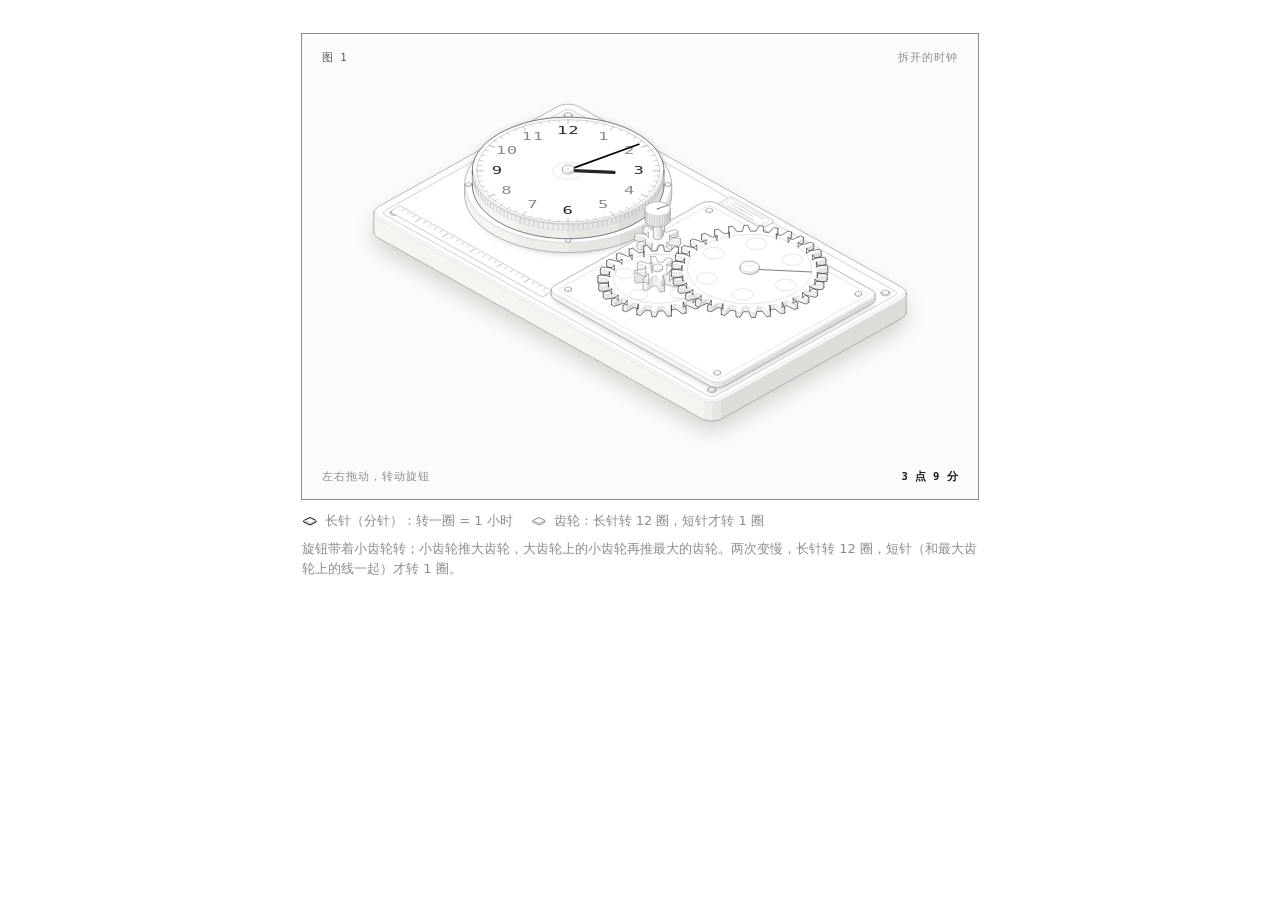
<file: fig/clock.html>
<!doctype html><html lang="zh"><head><meta charset="utf-8"><meta name="viewport" content="width=device-width, initial-scale=1"><title>拆开的时钟</title><style>
.iso{
  --anatomy-page:#0b0b0b;--anatomy-card:#131313;--anatomy-text:#a3a3a3;--anatomy-strong:#e6e6e6;--anatomy-muted:#6e6e6e;
  --anatomy-paper:#131313;--anatomy-face:#1b1b1b;--anatomy-top:#1c1c1c;
  --anatomy-shade-0:#0f0f0f;--anatomy-shade-1:#121212;--anatomy-shade-2:#151515;--anatomy-shade-3:#181818;
  --anatomy-lit-top:#262626;--anatomy-lit-shade:#1d1d1d;
  --anatomy-hi:#d4d4d4;--anatomy-mid:#6a6a6a;--anatomy-lo:#3e3e3e;--anatomy-faint:#2a2a2a;--anatomy-lit:#ffffff;
  --anatomy-halo:#050505;--anatomy-halo-opacity:.9;--anatomy-dot:#e6e6e6;
  --anatomy-red:#ff6b6b;--anatomy-green:#6be0a0;--anatomy-blue:#6b9bff;
  --anatomy-weight:.6px;--anatomy-ease:cubic-bezier(.32,.72,0,1);
  --anatomy-mono:ui-monospace,"SF Mono",Menlo,Consolas,monospace;
  --anatomy-lift:inset 0 1px 0 0 #ffffff0a,inset 0 0 0 1px #ffffff06,0 0 0 1px #00000026,0 1px 1px -.5px #00000014,0 3px 3px -1.5px #00000014,0 6px 6px -3px #00000014,0 12px 12px -6px #00000014;
}
.iso[data-theme="light"]{
  --anatomy-page:#f2f2ef;--anatomy-card:#fbfbfa;--anatomy-text:#57575a;--anatomy-strong:#18181a;--anatomy-muted:#8c8c90;
  --anatomy-paper:#fbfbfa;--anatomy-face:#ffffff;--anatomy-top:#ffffff;
  --anatomy-shade-0:#dcdcd9;--anatomy-shade-1:#e5e5e2;--anatomy-shade-2:#ededea;--anatomy-shade-3:#f4f4f1;
  --anatomy-lit-top:#ffffff;--anatomy-lit-shade:#eeeeeb;
  --anatomy-hi:#26262a;--anatomy-mid:#8a8a8f;--anatomy-lo:#b4b4b8;--anatomy-faint:#d4d4d6;--anatomy-lit:#000000;
  --anatomy-halo:#8a8a80;--anatomy-halo-opacity:.32;--anatomy-dot:#3a3a3e;
  --anatomy-red:#e5484d;--anatomy-green:#30a46c;--anatomy-blue:#3e63dd;
  --anatomy-lift:inset 0 1px 0 0 #ffffff,0 0 0 1px #0000000f,0 1px 1px -.5px #0000000a,0 3px 3px -1.5px #0000000a,0 6px 6px -3px #0000000a,0 12px 12px -6px #0000000a;
}
.iso-svg{display:block;width:100%;height:auto;overflow:visible}
.iso-svg path,.iso-svg circle{vector-effect:non-scaling-stroke}
.iso-fill{fill:var(--anatomy-paper);stroke:none}
.iso-solid[data-lit]>.iso-fill{fill:var(--anatomy-face)}
.iso-shade,.iso-top{stroke:none}
.iso-shade[data-shade="0"]{fill:var(--anatomy-shade-0)}
.iso-shade[data-shade="1"]{fill:var(--anatomy-shade-1)}
.iso-shade[data-shade="2"]{fill:var(--anatomy-shade-2)}
.iso-shade[data-shade="3"]{fill:var(--anatomy-shade-3)}
.iso-top{fill:var(--anatomy-top)}
.iso-solid[data-lit]>.iso-top{fill:var(--anatomy-lit-top)}
.iso-solid[data-lit]>.iso-shade{fill:var(--anatomy-lit-shade)}
.iso-solid[data-seamless]>.iso-shade,.iso-solid[data-seamless]>.iso-top{stroke-width:.4;stroke-linejoin:round}
.iso-solid[data-seamless]>.iso-shade[data-shade="0"]{stroke:var(--anatomy-shade-0)}
.iso-solid[data-seamless]>.iso-shade[data-shade="1"]{stroke:var(--anatomy-shade-1)}
.iso-solid[data-seamless]>.iso-shade[data-shade="2"]{stroke:var(--anatomy-shade-2)}
.iso-solid[data-seamless]>.iso-shade[data-shade="3"]{stroke:var(--anatomy-shade-3)}
.iso-solid[data-seamless]>.iso-top{stroke:var(--anatomy-top)}
.iso-solid[data-seamless][data-lit]>.iso-top{stroke:var(--anatomy-lit-top)}
.iso-solid[data-seamless][data-lit]>.iso-shade{stroke:var(--anatomy-lit-shade)}
.iso-solid[data-lit]>.iso-edge{stroke:var(--anatomy-lit)}
.iso-halo{fill:var(--anatomy-halo);stroke:none;filter:blur(9px);opacity:var(--anatomy-halo-opacity);transform:translateY(3px)}
.iso-line{fill:none;stroke:var(--anatomy-lo);stroke-width:var(--anatomy-weight);stroke-linecap:round;stroke-linejoin:round}
.iso-line[data-tone="hi"]{stroke:var(--anatomy-hi)}
.iso-line[data-tone="mid"]{stroke:var(--anatomy-mid)}
.iso-line[data-tone="lo"]{stroke:var(--anatomy-lo)}
.iso-line[data-tone="faint"]{stroke:var(--anatomy-faint)}
.iso-line[data-tone="lit"]{stroke:var(--anatomy-lit)}
.iso-line[data-tone="red"]{stroke:var(--anatomy-red)}
.iso-line[data-tone="green"]{stroke:var(--anatomy-green)}
.iso-line[data-tone="blue"]{stroke:var(--anatomy-blue)}
.iso-line[data-dotted]{stroke-dasharray:.01 3.5;stroke-width:1}
.iso-line[data-dashed]{stroke-dasharray:3 3}
.iso-line[data-flow]{stroke-dasharray:2 6}
.iso-wire-end{fill:var(--anatomy-paper);stroke:var(--anatomy-lo);stroke-width:var(--anatomy-weight)}
.iso-wire[data-tone="hi"] .iso-wire-end{stroke:var(--anatomy-hi)}
.iso-wire[data-tone="mid"] .iso-wire-end{stroke:var(--anatomy-mid)}
.iso-wire[data-tone="faint"] .iso-wire-end{stroke:var(--anatomy-faint)}
.iso-wire[data-tone="lit"] .iso-wire-end{stroke:var(--anatomy-lit)}
.iso-dots circle{fill:var(--anatomy-dot);stroke:none;opacity:.32}
.iso-dots[data-tone="hi"] circle{opacity:.85}
.iso-dots[data-tone="mid"] circle{opacity:.45}
.iso-dots[data-tone="lo"] circle{opacity:.22}
.iso-dots[data-tone="faint"] circle{opacity:.12}
.iso-face-text{fill:var(--anatomy-mid);font-family:var(--anatomy-mono);letter-spacing:.04em}
.iso-face-text[data-tone="hi"]{fill:var(--anatomy-hi)}
.iso-face-text[data-tone="lo"]{fill:var(--anatomy-lo)}
.iso-face-text[data-tone="faint"]{fill:var(--anatomy-faint)}
.tb-body{fill:var(--anatomy-shade-2);stroke:none}
.tb-shine{fill:var(--anatomy-top);stroke:none}
.tb-shade{fill:var(--anatomy-shade-0);stroke:none}
.tb-ring{fill:none;stroke:var(--anatomy-lo);stroke-width:.45;stroke-linecap:butt;stroke-linejoin:round}
.tb-ring[data-tone="mid"]{stroke:var(--anatomy-mid)}
.tb-ring[data-tone="faint"]{stroke:var(--anatomy-faint)}
.tb-ring[data-tone="hi"]{stroke:var(--anatomy-hi)}
@keyframes iso-flow{to{stroke-dashoffset:-32}}
@keyframes iso-pulse{0%,100%{opacity:.18}12%{opacity:1}40%{opacity:.18}}
.iso-line[data-flow]{animation:iso-flow 1600ms linear infinite}
.iso-dots circle[data-pulse]{animation:iso-pulse 1600ms steps(1,end) infinite;animation-delay:var(--pulse-at,0ms)}
.iso-figure{margin:32px 0 36px}
.iso-plate{position:relative;padding:52px 24px;border-radius:0;background:var(--anatomy-card);box-shadow:0 0 0 1px var(--anatomy-mid);--anatomy-paper:var(--anatomy-card)}
.iso-plate-corners{position:absolute;inset:18px 20px;pointer-events:none}
.iso-plate-corner{position:absolute;color:var(--anatomy-muted);font-family:var(--anatomy-mono);font-size:10.5px;line-height:1;letter-spacing:.04em;white-space:nowrap}
.iso-plate-corner[data-corner="fig"]{top:0;left:0;color:var(--anatomy-text)}
.iso-plate-corner[data-corner="title"]{top:0;right:0;text-transform:uppercase;letter-spacing:.1em}
.iso-plate-corner[data-corner="hint"]{bottom:0;left:0;text-transform:uppercase;letter-spacing:.1em}
.iso-plate-corner[data-corner="readout"]{right:0;bottom:0;color:var(--anatomy-text);font-variant-numeric:tabular-nums}
.iso-plate .iso-svg{margin:0 auto}
.iso-legend{display:grid;gap:8px;margin-top:12px;color:var(--anatomy-muted);font-size:13px;line-height:1.55}
.iso-keys{display:flex;flex-wrap:wrap;gap:6px 18px}
.iso-key{display:inline-flex;align-items:center;gap:7px}
.iso-swatch{width:16px;height:10px;flex:none;overflow:visible}
.iso-swatch path{fill:none;stroke:var(--anatomy-hi);stroke-width:1;vector-effect:non-scaling-stroke;stroke-linejoin:round;stroke-linecap:round}
.iso-swatch[data-mark="raised"] path,.iso-swatch[data-mark="flat"] path{stroke:var(--anatomy-mid)}
.iso-swatch[data-mark="lit"] path{stroke:var(--anatomy-lit)}
.iso-swatch[data-mark="dim"] path{stroke:var(--anatomy-lo)}
.iso-swatch[data-mark="dotted"] path{stroke-dasharray:.01 3;stroke-width:1.4}
.iso-swatch[data-mark="dashed"] path{stroke-dasharray:3 2.5}
.iso-swatch[data-mark="red"] path{stroke:var(--anatomy-red)}
.iso-swatch[data-mark="green"] path{stroke:var(--anatomy-green)}
.iso-swatch[data-mark="blue"] path{stroke:var(--anatomy-blue)}
.iso-swatch-crease{stroke:var(--anatomy-lo)!important}
@media (max-width:560px){.iso-plate{padding:48px 12px 70px}.iso-plate-corner[data-corner="hint"]{bottom:18px}}
@media (prefers-reduced-motion:reduce){.iso-line[data-flow],.iso-dots circle[data-pulse]{animation:none}}

*{box-sizing:border-box}
html{color-scheme:dark}
body[data-theme="light"]{color-scheme:light}
body{margin:0;background:var(--anatomy-page);color:var(--anatomy-text);font:14px/1.6 ui-sans-serif,system-ui,-apple-system,"Segoe UI",sans-serif;-webkit-font-smoothing:antialiased}
.iso-page{width:min(650px,100% - 32px);margin:64px auto 96px}

html,body{background:transparent!important;overflow:hidden}
.iso-page{width:100%!important;max-width:680px;margin:0 auto!important;padding:2px}
body{font-family:"Baloo 2","PingFang SC","Hiragino Sans GB","Microsoft YaHei",system-ui,sans-serif}
.iso-stage{touch-action:none;cursor:grab;outline:none;user-select:none;-webkit-user-select:none;-webkit-touch-callout:none}
.iso-stage:active{cursor:grabbing}
.iso-plate-corner[data-corner="readout"]{font-weight:700;color:var(--anatomy-strong)}
</style></head><body class="iso" data-theme="light"><main class="iso-page"><figure class="iso-figure"><div class="iso-plate"><div class="iso-plate-corners" aria-hidden="true"><span class="iso-plate-corner" data-corner="fig">图 1</span><span class="iso-plate-corner" data-corner="title">拆开的时钟</span><span class="iso-plate-corner" data-corner="hint">左右拖动，转动旋钮</span><span class="iso-plate-corner" data-corner="readout" data-readout>3 点</span></div><div class="iso-stage" tabindex="0" style="user-select:none;-webkit-user-select:none;-webkit-touch-callout:none" role="slider" aria-label="时钟：左右拖动或按方向键，每次走 5 分钟" aria-valuemin="0" aria-valuemax="720" aria-valuenow="180" aria-valuetext="3 点"><svg xmlns="http://www.w3.org/2000/svg" class="iso-svg" viewBox="0 0 600 345" role="img" aria-label="一个拆开的时钟：左边是钟面，有长针和短针；右边是齿轮。转动旋钮，长针转一圈，短针只走一个数字。"><path class="iso-halo" d="M45.7 128.8L46 127.2L46.8 125.7L48.2 124.2L50 123L221 27.4L223.2 26.4L225.7 25.6L228.5 25.1L231.3 25L234.2 25.1L237 25.6L239.5 26.4L241.7 27.4L550 199.8L551.8 201L553.2 202.4L554 204L554.3 205.6L554.3 223.8L554 225.4L553.2 226.9L551.8 228.4L550 229.6L379 325.2L376.8 326.2L374.3 327L371.5 327.4L368.7 327.6L365.8 327.4L363 327L360.5 326.2L358.3 325.2L50 152.8L48.2 151.6L46.8 150.2L46 148.6L45.7 147Z"/><g class="iso-solid"><path class="iso-fill" d="M218.6 68.5L219.2 66.9L220.5 65.4L222.3 64.2L224.5 63.2L227.1 62.5L229.9 62.1L232.8 62.1L235.6 62.5L238.2 63.2L240.4 64.2L242.2 65.4L243.5 66.9L244.1 68.5L244.1 72.5L243.5 74.1L242.2 75.5L240.4 76.8L238.2 77.8L235.6 78.5L232.8 78.8L229.9 78.8L227.1 78.5L224.5 77.8L222.3 76.8L220.5 75.5L219.2 74.1L218.6 72.5Z"/><path class="iso-shade" data-shade="0" d="M240.4 76.8L238.2 77.8L238.2 75.3L240.4 74.3ZM244.1 72.5L243.5 74.1L243.5 71.6L244.1 70.1ZM243.5 74.1L242.2 75.5L242.2 73.1L243.5 71.6ZM242.2 75.5L240.4 76.8L240.4 74.3L242.2 73.1Z"/><path class="iso-shade" data-shade="1" d="M238.2 77.8L235.6 78.5L235.6 76L238.2 75.3ZM235.6 78.5L232.8 78.8L232.8 76.4L235.6 76ZM232.8 78.8L229.9 78.8L229.9 76.4L232.8 76.4Z"/><path class="iso-shade" data-shade="2" d="M229.9 78.8L227.1 78.5L227.1 76L229.9 76.4ZM227.1 78.5L224.5 77.8L224.5 75.3L227.1 76Z"/><path class="iso-shade" data-shade="3" d="M224.5 77.8L222.3 76.8L222.3 74.3L224.5 75.3ZM222.3 76.8L220.5 75.5L220.5 73.1L222.3 74.3ZM220.5 75.5L219.2 74.1L219.2 71.6L220.5 73.1ZM219.2 74.1L218.6 72.5L218.6 70.1L219.2 71.6Z"/><path class="iso-top" d="M240.4 74.3L238.2 75.3L235.6 76L232.8 76.4L229.9 76.4L227.1 76L224.5 75.3L222.3 74.3L220.5 73.1L219.2 71.6L218.6 70.1L218.6 68.5L219.2 66.9L220.5 65.4L222.3 64.2L224.5 63.2L227.1 62.5L229.9 62.1L232.8 62.1L235.6 62.5L238.2 63.2L240.4 64.2L242.2 65.4L243.5 66.9L244.1 68.5L244.1 70.1L243.5 71.6L242.2 73.1Z"/><path class="iso-line iso-crease" data-tone="faint" d="M244.1 70.1L243.5 71.6L242.2 73.1L240.4 74.3L238.2 75.3L235.6 76L232.8 76.4L229.9 76.4L227.1 76L224.5 75.3L222.3 74.3L220.5 73.1L219.2 71.6L218.6 70.1"/><path class="iso-line iso-edge" data-tone="lo" d="M218.6 70.1L218.6 68.5L219.2 66.9L220.5 65.4L222.3 64.2L224.5 63.2L227.1 62.5L229.9 62.1L232.8 62.1L235.6 62.5L238.2 63.2L240.4 64.2L242.2 65.4L243.5 66.9L244.1 68.5L244.1 70.1M244.1 72.5L243.5 74.1L242.2 75.5L240.4 76.8L238.2 77.8L235.6 78.5L232.8 78.8L229.9 78.8L227.1 78.5L224.5 77.8L222.3 76.8L220.5 75.5L219.2 74.1L218.6 72.5M218.6 70.1L218.6 72.5M244.1 70.1L244.1 72.5"/></g><g class="iso-solid"><path class="iso-fill" d="M221.5 63.5L222 62.3L223 61.2L224.4 60.2L226.1 59.4L228.1 58.9L230.2 58.6L232.5 58.6L234.6 58.9L236.6 59.4L238.3 60.2L239.7 61.2L240.7 62.3L241.2 63.5L241.2 64.7L241.2 69.9L240.7 71.1L239.7 72.2L238.3 73.2L236.6 73.9L234.6 74.5L232.5 74.8L230.2 74.8L228.1 74.5L226.1 73.9L224.4 73.2L223 72.2L222 71.1L221.5 69.9Z"/><path class="iso-shade" data-shade="0" d="M238.3 73.2L236.6 73.9L236.6 68.8L238.3 68ZM241.2 69.9L240.7 71.1L240.7 65.9L241.2 64.7ZM240.7 71.1L239.7 72.2L239.7 67L240.7 65.9ZM239.7 72.2L238.3 73.2L238.3 68L239.7 67Z"/><path class="iso-shade" data-shade="1" d="M236.6 73.9L234.6 74.5L234.6 69.3L236.6 68.8ZM234.6 74.5L232.5 74.8L232.5 69.6L234.6 69.3Z"/><path class="iso-shade" data-shade="2" d="M232.5 74.8L230.2 74.8L230.2 69.6L232.5 69.6ZM230.2 74.8L228.1 74.5L228.1 69.3L230.2 69.6ZM228.1 74.5L226.1 73.9L226.1 68.8L228.1 69.3Z"/><path class="iso-shade" data-shade="3" d="M226.1 73.9L224.4 73.2L224.4 68L226.1 68.8ZM224.4 73.2L223 72.2L223 67L224.4 68ZM223 72.2L222 71.1L222 65.9L223 67ZM222 71.1L221.5 69.9L221.5 64.7L222 65.9Z"/><path class="iso-top" d="M238.3 68L236.6 68.8L234.6 69.3L232.5 69.6L230.2 69.6L228.1 69.3L226.1 68.8L224.4 68L223 67L222 65.9L221.5 64.7L221.5 63.5L222 62.3L223 61.2L224.4 60.2L226.1 59.4L228.1 58.9L230.2 58.6L232.5 58.6L234.6 58.9L236.6 59.4L238.3 60.2L239.7 61.2L240.7 62.3L241.2 63.5L241.2 64.7L240.7 65.9L239.7 67Z"/><path class="iso-line iso-crease" data-tone="faint" d="M241.2 64.7L240.7 65.9L239.7 67L238.3 68L236.6 68.8L234.6 69.3L232.5 69.6L230.2 69.6L228.1 69.3L226.1 68.8L224.4 68L223 67L222 65.9L221.5 64.7"/><path class="iso-line iso-edge" data-tone="mid" d="M221.5 64.7L221.5 63.5L222 62.3L223 61.2L224.4 60.2L226.1 59.4L228.1 58.9L230.2 58.6L232.5 58.6L234.6 58.9L236.6 59.4L238.3 60.2L239.7 61.2L240.7 62.3L241.2 63.5L241.2 64.7M241.2 69.9L240.7 71.1L239.7 72.2L238.3 73.2L236.6 73.9L234.6 74.5L232.5 74.8L230.2 74.8L228.1 74.5L226.1 73.9L224.4 73.2L223 72.2L222 71.1L221.5 69.9M221.5 64.7L221.5 69.9M241.2 64.7L241.2 69.9"/></g><g class="iso-solid"><path class="iso-fill" d="M83.9 143.8L84.5 142.2L85.8 140.8L87.6 139.5L89.8 138.5L92.4 137.8L95.2 137.5L98.1 137.5L100.9 137.8L103.5 138.5L105.7 139.5L107.5 140.8L108.7 142.2L109.4 143.8L109.4 147.8L108.7 149.4L107.5 150.8L105.7 152.1L103.5 153.1L100.9 153.8L98.1 154.1L95.2 154.1L92.4 153.8L89.8 153.1L87.6 152.1L85.8 150.8L84.5 149.4L83.9 147.8L83.9 146.2Z"/><path class="iso-shade" data-shade="0" d="M105.7 152.1L103.5 153.1L103.5 150.7L105.7 149.7ZM109.4 147.8L108.7 149.4L108.7 147L109.4 145.4ZM108.7 149.4L107.5 150.8L107.5 148.4L108.7 147ZM107.5 150.8L105.7 152.1L105.7 149.7L107.5 148.4Z"/><path class="iso-shade" data-shade="1" d="M103.5 153.1L100.9 153.8L100.9 151.4L103.5 150.7ZM100.9 153.8L98.1 154.1L98.1 151.7L100.9 151.4ZM98.1 154.1L95.2 154.1L95.2 151.7L98.1 151.7Z"/><path class="iso-shade" data-shade="2" d="M95.2 154.1L92.4 153.8L92.4 151.4L95.2 151.7ZM92.4 153.8L89.8 153.1L89.8 150.7L92.4 151.4Z"/><path class="iso-shade" data-shade="3" d="M89.8 153.1L87.6 152.1L87.6 149.7L89.8 150.7ZM87.6 152.1L85.8 150.8L85.8 148.4L87.6 149.7ZM85.8 150.8L84.5 149.4L84.5 147L85.8 148.4ZM84.5 149.4L83.9 147.8L83.9 145.4L84.5 147Z"/><path class="iso-top" d="M105.7 149.7L103.5 150.7L100.9 151.4L98.1 151.7L95.2 151.7L92.4 151.4L89.8 150.7L87.6 149.7L85.8 148.4L84.5 147L83.9 145.4L83.9 143.8L84.5 142.2L85.8 140.8L87.6 139.5L89.8 138.5L92.4 137.8L95.2 137.5L98.1 137.5L100.9 137.8L103.5 138.5L105.7 139.5L107.5 140.8L108.7 142.2L109.4 143.8L109.4 145.4L108.7 147L107.5 148.4Z"/><path class="iso-line iso-crease" data-tone="faint" d="M109.4 145.4L108.7 147L107.5 148.4L105.7 149.7L103.5 150.7L100.9 151.4L98.1 151.7L95.2 151.7L92.4 151.4L89.8 150.7L87.6 149.7L85.8 148.4L84.5 147L83.9 145.4"/><path class="iso-line iso-edge" data-tone="lo" d="M83.9 145.4L83.9 143.8L84.5 142.2L85.8 140.8L87.6 139.5L89.8 138.5L92.4 137.8L95.2 137.5L98.1 137.5L100.9 137.8L103.5 138.5L105.7 139.5L107.5 140.8L108.7 142.2L109.4 143.8L109.4 145.4M109.4 147.8L108.7 149.4L107.5 150.8L105.7 152.1L103.5 153.1L100.9 153.8L98.1 154.1L95.2 154.1L92.4 153.8L89.8 153.1L87.6 152.1L85.8 150.8L84.5 149.4L83.9 147.8M83.9 145.4L83.9 147.8M109.4 145.4L109.4 147.8"/></g><g class="iso-solid"><path class="iso-fill" d="M86.8 138.8L87.3 137.6L88.3 136.5L89.6 135.5L91.4 134.7L93.4 134.2L95.5 133.9L97.7 133.9L99.9 134.2L101.9 134.7L103.6 135.5L105 136.5L106 137.6L106.5 138.8L106.5 140L106.5 145.2L106 146.4L105 147.5L103.6 148.5L101.9 149.3L99.9 149.8L97.7 150.1L95.5 150.1L93.4 149.8L91.4 149.3L89.6 148.5L88.3 147.5L87.3 146.4L86.8 145.2Z"/><path class="iso-shade" data-shade="0" d="M103.6 148.5L101.9 149.3L101.9 144.1L103.6 143.3ZM106.5 145.2L106 146.4L106 141.3L106.5 140ZM106 146.4L105 147.5L105 142.4L106 141.3ZM105 147.5L103.6 148.5L103.6 143.3L105 142.4Z"/><path class="iso-shade" data-shade="1" d="M101.9 149.3L99.9 149.8L99.9 144.6L101.9 144.1ZM99.9 149.8L97.7 150.1L97.7 144.9L99.9 144.6Z"/><path class="iso-shade" data-shade="2" d="M97.7 150.1L95.5 150.1L95.5 144.9L97.7 144.9ZM95.5 150.1L93.4 149.8L93.4 144.6L95.5 144.9ZM93.4 149.8L91.4 149.3L91.4 144.1L93.4 144.6Z"/><path class="iso-shade" data-shade="3" d="M91.4 149.3L89.6 148.5L89.6 143.3L91.4 144.1ZM89.6 148.5L88.3 147.5L88.3 142.4L89.6 143.3ZM88.3 147.5L87.3 146.4L87.3 141.3L88.3 142.4ZM87.3 146.4L86.8 145.2L86.8 140L87.3 141.3Z"/><path class="iso-top" d="M103.6 143.3L101.9 144.1L99.9 144.6L97.7 144.9L95.5 144.9L93.4 144.6L91.4 144.1L89.6 143.3L88.3 142.4L87.3 141.3L86.8 140L86.8 138.8L87.3 137.6L88.3 136.5L89.6 135.5L91.4 134.7L93.4 134.2L95.5 133.9L97.7 133.9L99.9 134.2L101.9 134.7L103.6 135.5L105 136.5L106 137.6L106.5 138.8L106.5 140L106 141.3L105 142.4Z"/><path class="iso-line iso-crease" data-tone="faint" d="M106.5 140L106 141.3L105 142.4L103.6 143.3L101.9 144.1L99.9 144.6L97.7 144.9L95.5 144.9L93.4 144.6L91.4 144.1L89.6 143.3L88.3 142.4L87.3 141.3L86.8 140"/><path class="iso-line iso-edge" data-tone="mid" d="M86.8 140L86.8 138.8L87.3 137.6L88.3 136.5L89.6 135.5L91.4 134.7L93.4 134.2L95.5 133.9L97.7 133.9L99.9 134.2L101.9 134.7L103.6 135.5L105 136.5L106 137.6L106.5 138.8L106.5 140M106.5 145.2L106 146.4L105 147.5L103.6 148.5L101.9 149.3L99.9 149.8L97.7 150.1L95.5 150.1L93.4 149.8L91.4 149.3L89.6 148.5L88.3 147.5L87.3 146.4L86.8 145.2M86.8 140L86.8 145.2M106.5 140L106.5 145.2"/></g><g class="iso-solid"><path class="iso-fill" d="M490.6 220.6L491.3 219L492.5 217.6L494.3 216.3L496.5 215.3L499.1 214.6L501.9 214.2L504.8 214.2L507.6 214.6L510.2 215.3L512.4 216.3L514.2 217.6L515.5 219L516.1 220.6L516.1 224.6L515.5 226.2L514.2 227.6L512.4 228.9L510.2 229.9L507.6 230.6L504.8 230.9L501.9 230.9L499.1 230.6L496.5 229.9L494.3 228.9L492.5 227.6L491.3 226.2L490.6 224.6Z"/><path class="iso-shade" data-shade="0" d="M512.4 228.9L510.2 229.9L510.2 227.4L512.4 226.4ZM516.1 224.6L515.5 226.2L515.5 223.7L516.1 222.2ZM515.5 226.2L514.2 227.6L514.2 225.2L515.5 223.7ZM514.2 227.6L512.4 228.9L512.4 226.4L514.2 225.2Z"/><path class="iso-shade" data-shade="1" d="M510.2 229.9L507.6 230.6L507.6 228.1L510.2 227.4ZM507.6 230.6L504.8 230.9L504.8 228.5L507.6 228.1ZM504.8 230.9L501.9 230.9L501.9 228.5L504.8 228.5Z"/><path class="iso-shade" data-shade="2" d="M501.9 230.9L499.1 230.6L499.1 228.1L501.9 228.5ZM499.1 230.6L496.5 229.9L496.5 227.4L499.1 228.1Z"/><path class="iso-shade" data-shade="3" d="M496.5 229.9L494.3 228.9L494.3 226.4L496.5 227.4ZM494.3 228.9L492.5 227.6L492.5 225.2L494.3 226.4ZM492.5 227.6L491.3 226.2L491.3 223.7L492.5 225.2ZM491.3 226.2L490.6 224.6L490.6 222.2L491.3 223.7Z"/><path class="iso-top" d="M512.4 226.4L510.2 227.4L507.6 228.1L504.8 228.5L501.9 228.5L499.1 228.1L496.5 227.4L494.3 226.4L492.5 225.2L491.3 223.7L490.6 222.2L490.6 220.6L491.3 219L492.5 217.6L494.3 216.3L496.5 215.3L499.1 214.6L501.9 214.2L504.8 214.2L507.6 214.6L510.2 215.3L512.4 216.3L514.2 217.6L515.5 219L516.1 220.6L516.1 222.2L515.5 223.7L514.2 225.2Z"/><path class="iso-line iso-crease" data-tone="faint" d="M516.1 222.2L515.5 223.7L514.2 225.2L512.4 226.4L510.2 227.4L507.6 228.1L504.8 228.5L501.9 228.5L499.1 228.1L496.5 227.4L494.3 226.4L492.5 225.2L491.3 223.7L490.6 222.2"/><path class="iso-line iso-edge" data-tone="lo" d="M490.6 222.2L490.6 220.6L491.3 219L492.5 217.6L494.3 216.3L496.5 215.3L499.1 214.6L501.9 214.2L504.8 214.2L507.6 214.6L510.2 215.3L512.4 216.3L514.2 217.6L515.5 219L516.1 220.6L516.1 222.2M516.1 224.6L515.5 226.2L514.2 227.6L512.4 228.9L510.2 229.9L507.6 230.6L504.8 230.9L501.9 230.9L499.1 230.6L496.5 229.9L494.3 228.9L492.5 227.6L491.3 226.2L490.6 224.6M490.6 222.2L490.6 224.6M516.1 222.2L516.1 224.6"/></g><g class="iso-solid"><path class="iso-fill" d="M493.5 215.6L494 214.4L495 213.3L496.4 212.3L498.1 211.5L500.1 211L502.3 210.7L504.5 210.7L506.6 211L508.6 211.5L510.4 212.3L511.7 213.3L512.7 214.4L513.2 215.6L513.2 222L512.7 223.2L511.7 224.3L510.4 225.3L508.6 226.1L506.6 226.6L504.5 226.9L502.3 226.9L500.1 226.6L498.1 226.1L496.4 225.3L495 224.3L494 223.2L493.5 222Z"/><path class="iso-shade" data-shade="0" d="M510.4 225.3L508.6 226.1L508.6 220.9L510.4 220.1ZM513.2 222L512.7 223.2L512.7 218L513.2 216.8ZM512.7 223.2L511.7 224.3L511.7 219.1L512.7 218ZM511.7 224.3L510.4 225.3L510.4 220.1L511.7 219.1Z"/><path class="iso-shade" data-shade="1" d="M508.6 226.1L506.6 226.6L506.6 221.4L508.6 220.9ZM506.6 226.6L504.5 226.9L504.5 221.7L506.6 221.4Z"/><path class="iso-shade" data-shade="2" d="M504.5 226.9L502.3 226.9L502.3 221.7L504.5 221.7ZM502.3 226.9L500.1 226.6L500.1 221.4L502.3 221.7ZM500.1 226.6L498.1 226.1L498.1 220.9L500.1 221.4Z"/><path class="iso-shade" data-shade="3" d="M498.1 226.1L496.4 225.3L496.4 220.1L498.1 220.9ZM496.4 225.3L495 224.3L495 219.1L496.4 220.1ZM495 224.3L494 223.2L494 218L495 219.1ZM494 223.2L493.5 222L493.5 216.8L494 218Z"/><path class="iso-top" d="M510.4 220.1L508.6 220.9L506.6 221.4L504.5 221.7L502.3 221.7L500.1 221.4L498.1 220.9L496.4 220.1L495 219.1L494 218L493.5 216.8L493.5 215.6L494 214.4L495 213.3L496.4 212.3L498.1 211.5L500.1 211L502.3 210.7L504.5 210.7L506.6 211L508.6 211.5L510.4 212.3L511.7 213.3L512.7 214.4L513.2 215.6L513.2 216.8L512.7 218L511.7 219.1Z"/><path class="iso-line iso-crease" data-tone="faint" d="M513.2 216.8L512.7 218L511.7 219.1L510.4 220.1L508.6 220.9L506.6 221.4L504.5 221.7L502.3 221.7L500.1 221.4L498.1 220.9L496.4 220.1L495 219.1L494 218L493.5 216.8"/><path class="iso-line iso-edge" data-tone="mid" d="M493.5 216.8L493.5 215.6L494 214.4L495 213.3L496.4 212.3L498.1 211.5L500.1 211L502.3 210.7L504.5 210.7L506.6 211L508.6 211.5L510.4 212.3L511.7 213.3L512.7 214.4L513.2 215.6L513.2 216.8M513.2 222L512.7 223.2L511.7 224.3L510.4 225.3L508.6 226.1L506.6 226.6L504.5 226.9L502.3 226.9L500.1 226.6L498.1 226.1L496.4 225.3L495 224.3L494 223.2L493.5 222M493.5 216.8L493.5 222M513.2 216.8L513.2 222"/></g><g class="iso-solid"><path class="iso-fill" d="M355.9 295.9L356.5 294.3L357.8 292.9L359.6 291.6L361.8 290.6L364.4 289.9L367.2 289.6L370.1 289.6L372.9 289.9L375.5 290.6L377.7 291.6L379.5 292.9L380.8 294.3L381.4 295.9L381.4 299.9L380.8 301.5L379.5 302.9L377.7 304.2L375.5 305.2L372.9 305.9L370.1 306.3L367.2 306.3L364.4 305.9L361.8 305.2L359.6 304.2L357.8 302.9L356.5 301.5L355.9 299.9Z"/><path class="iso-shade" data-shade="0" d="M377.7 304.2L375.5 305.2L375.5 302.8L377.7 301.8ZM381.4 299.9L380.8 301.5L380.8 299.1L381.4 297.5ZM380.8 301.5L379.5 302.9L379.5 300.5L380.8 299.1ZM379.5 302.9L377.7 304.2L377.7 301.8L379.5 300.5Z"/><path class="iso-shade" data-shade="1" d="M375.5 305.2L372.9 305.9L372.9 303.5L375.5 302.8ZM372.9 305.9L370.1 306.3L370.1 303.8L372.9 303.5ZM370.1 306.3L367.2 306.3L367.2 303.8L370.1 303.8Z"/><path class="iso-shade" data-shade="2" d="M367.2 306.3L364.4 305.9L364.4 303.5L367.2 303.8ZM364.4 305.9L361.8 305.2L361.8 302.8L364.4 303.5Z"/><path class="iso-shade" data-shade="3" d="M361.8 305.2L359.6 304.2L359.6 301.8L361.8 302.8ZM359.6 304.2L357.8 302.9L357.8 300.5L359.6 301.8ZM357.8 302.9L356.5 301.5L356.5 299.1L357.8 300.5ZM356.5 301.5L355.9 299.9L355.9 297.5L356.5 299.1Z"/><path class="iso-top" d="M377.7 301.8L375.5 302.8L372.9 303.5L370.1 303.8L367.2 303.8L364.4 303.5L361.8 302.8L359.6 301.8L357.8 300.5L356.5 299.1L355.9 297.5L355.9 295.9L356.5 294.3L357.8 292.9L359.6 291.6L361.8 290.6L364.4 289.9L367.2 289.6L370.1 289.6L372.9 289.9L375.5 290.6L377.7 291.6L379.5 292.9L380.8 294.3L381.4 295.9L381.4 297.5L380.8 299.1L379.5 300.5Z"/><path class="iso-line iso-crease" data-tone="faint" d="M381.4 297.5L380.8 299.1L379.5 300.5L377.7 301.8L375.5 302.8L372.9 303.5L370.1 303.8L367.2 303.8L364.4 303.5L361.8 302.8L359.6 301.8L357.8 300.5L356.5 299.1L355.9 297.5"/><path class="iso-line iso-edge" data-tone="lo" d="M355.9 297.5L355.9 295.9L356.5 294.3L357.8 292.9L359.6 291.6L361.8 290.6L364.4 289.9L367.2 289.6L370.1 289.6L372.9 289.9L375.5 290.6L377.7 291.6L379.5 292.9L380.8 294.3L381.4 295.9L381.4 297.5M381.4 299.9L380.8 301.5L379.5 302.9L377.7 304.2L375.5 305.2L372.9 305.9L370.1 306.3L367.2 306.3L364.4 305.9L361.8 305.2L359.6 304.2L357.8 302.9L356.5 301.5L355.9 299.9M355.9 297.5L355.9 299.9M381.4 297.5L381.4 299.9"/></g><g class="iso-solid"><path class="iso-fill" d="M358.8 290.9L359.3 289.7L360.3 288.6L361.7 287.6L363.4 286.9L365.4 286.3L367.5 286L369.8 286L371.9 286.3L373.9 286.9L375.6 287.6L377 288.6L378 289.7L378.5 290.9L378.5 292.2L378.5 297.3L378 298.5L377 299.6L375.6 300.6L373.9 301.4L371.9 301.9L369.8 302.2L367.5 302.2L365.4 301.9L363.4 301.4L361.7 300.6L360.3 299.6L359.3 298.5L358.8 297.3Z"/><path class="iso-shade" data-shade="0" d="M375.6 300.6L373.9 301.4L373.9 296.2L375.6 295.4ZM378.5 297.3L378 298.5L378 293.4L378.5 292.2ZM378 298.5L377 299.6L377 294.5L378 293.4ZM377 299.6L375.6 300.6L375.6 295.4L377 294.5Z"/><path class="iso-shade" data-shade="1" d="M373.9 301.4L371.9 301.9L371.9 296.8L373.9 296.2ZM371.9 301.9L369.8 302.2L369.8 297L371.9 296.8Z"/><path class="iso-shade" data-shade="2" d="M369.8 302.2L367.5 302.2L367.5 297L369.8 297ZM367.5 302.2L365.4 301.9L365.4 296.8L367.5 297ZM365.4 301.9L363.4 301.4L363.4 296.2L365.4 296.8Z"/><path class="iso-shade" data-shade="3" d="M363.4 301.4L361.7 300.6L361.7 295.4L363.4 296.2ZM361.7 300.6L360.3 299.6L360.3 294.5L361.7 295.4ZM360.3 299.6L359.3 298.5L359.3 293.4L360.3 294.5ZM359.3 298.5L358.8 297.3L358.8 292.2L359.3 293.4Z"/><path class="iso-top" d="M375.6 295.4L373.9 296.2L371.9 296.8L369.8 297L367.5 297L365.4 296.8L363.4 296.2L361.7 295.4L360.3 294.5L359.3 293.4L358.8 292.2L358.8 290.9L359.3 289.7L360.3 288.6L361.7 287.6L363.4 286.9L365.4 286.3L367.5 286L369.8 286L371.9 286.3L373.9 286.9L375.6 287.6L377 288.6L378 289.7L378.5 290.9L378.5 292.2L378 293.4L377 294.5Z"/><path class="iso-line iso-crease" data-tone="faint" d="M378.5 292.2L378 293.4L377 294.5L375.6 295.4L373.9 296.2L371.9 296.8L369.8 297L367.5 297L365.4 296.8L363.4 296.2L361.7 295.4L360.3 294.5L359.3 293.4L358.8 292.2"/><path class="iso-line iso-edge" data-tone="mid" d="M358.8 292.2L358.8 290.9L359.3 289.7L360.3 288.6L361.7 287.6L363.4 286.9L365.4 286.3L367.5 286L369.8 286L371.9 286.3L373.9 286.9L375.6 287.6L377 288.6L378 289.7L378.5 290.9L378.5 292.2M378.5 297.3L378 298.5L377 299.6L375.6 300.6L373.9 301.4L371.9 301.9L369.8 302.2L367.5 302.2L365.4 301.9L363.4 301.4L361.7 300.6L360.3 299.6L359.3 298.5L358.8 297.3M358.8 292.2L358.8 297.3M378.5 292.2L378.5 297.3"/></g><g class="iso-solid"><path class="iso-fill" d="M45.7 121.2L46 119.6L46.8 118.1L48.2 116.6L50 115.4L221 19.8L223.2 18.8L225.7 18L228.5 17.6L231.3 17.4L234.2 17.6L237 18L239.5 18.8L241.7 19.8L550 192.2L551.8 193.4L553.2 194.8L554 196.4L554.3 198L554.3 216.2L554 217.8L553.2 219.3L551.8 220.8L550 222L379 317.6L376.8 318.6L374.3 319.4L371.5 319.9L368.7 320L365.8 319.9L363 319.4L360.5 318.6L358.3 317.6L50 145.2L48.2 144L46.8 142.6L46 141L45.7 139.4Z"/><path class="iso-shade" data-shade="0" d="M554.3 216.2L554 217.8L554 199.6L554.3 198ZM554 217.8L553.2 219.3L553.2 201.1L554 199.6ZM553.2 219.3L551.8 220.8L551.8 202.5L553.2 201.1ZM551.8 220.8L550 222L550 203.8L551.8 202.5ZM550 222L379 317.6L379 299.4L550 203.8ZM379 317.6L376.8 318.6L376.8 300.4L379 299.4Z"/><path class="iso-shade" data-shade="1" d="M376.8 318.6L374.3 319.4L374.3 301.2L376.8 300.4ZM374.3 319.4L371.5 319.9L371.5 301.6L374.3 301.2ZM371.5 319.9L368.7 320L368.7 301.8L371.5 301.6Z"/><path class="iso-shade" data-shade="2" d="M368.7 320L365.8 319.9L365.8 301.6L368.7 301.8ZM365.8 319.9L363 319.4L363 301.2L365.8 301.6ZM363 319.4L360.5 318.6L360.5 300.4L363 301.2Z"/><path class="iso-shade" data-shade="3" d="M360.5 318.6L358.3 317.6L358.3 299.4L360.5 300.4ZM358.3 317.6L50 145.2L50 127L358.3 299.4ZM50 145.2L48.2 144L48.2 125.8L50 127ZM48.2 144L46.8 142.6L46.8 124.3L48.2 125.8ZM46.8 142.6L46 141L46 122.8L46.8 124.3ZM46 141L45.7 139.4L45.7 121.2L46 122.8Z"/><path class="iso-top" d="M550 192.2L551.8 193.4L553.2 194.8L554 196.4L554.3 198L554 199.6L553.2 201.1L551.8 202.5L550 203.8L379 299.4L376.8 300.4L374.3 301.2L371.5 301.6L368.7 301.8L365.8 301.6L363 301.2L360.5 300.4L358.3 299.4L50 127L48.2 125.8L46.8 124.3L46 122.8L45.7 121.2L46 119.6L46.8 118.1L48.2 116.6L50 115.4L221 19.8L223.2 18.8L225.7 18L228.5 17.6L231.3 17.4L234.2 17.6L237 18L239.5 18.8L241.7 19.8Z"/><path class="iso-line iso-crease" data-tone="faint" d="M554.3 198L554 199.6L553.2 201.1L551.8 202.5L550 203.8L379 299.4L376.8 300.4L374.3 301.2L371.5 301.6L368.7 301.8L365.8 301.6L363 301.2L360.5 300.4L358.3 299.4L50 127L48.2 125.8L46.8 124.3L46 122.8L45.7 121.2"/><path class="iso-line iso-bevel" data-tone="faint" d="M554.3 198L551.1 199.3L550.5 200.5L549.4 201.6L547.8 202.7L377 298.2L375.2 299L373.1 299.6L370.9 300L368.7 300.1L366.4 300L364.2 299.6L362.1 299L360.3 298.2L52.2 125.9L50.6 124.8L49.5 123.7L48.9 122.5L45.7 121.2"/><path class="iso-line iso-edge" data-tone="mid" d="M45.7 121.2L46 119.6L46.8 118.1L48.2 116.6L50 115.4L221 19.8L223.2 18.8L225.7 18L228.5 17.6L231.3 17.4L234.2 17.6L237 18L239.5 18.8L241.7 19.8L550 192.2L551.8 193.4L553.2 194.8L554 196.4L554.3 198M554.3 216.2L554 217.8L553.2 219.3L551.8 220.8L550 222L379 317.6L376.8 318.6L374.3 319.4L371.5 319.9L368.7 320L365.8 319.9L363 319.4L360.5 318.6L358.3 317.6L50 145.2L48.2 144L46.8 142.6L46 141L45.7 139.4M554.3 198L554.3 216.2M45.7 121.2L45.7 139.4"/></g><path class="iso-line" data-tone="lo" d="M543.5 195.8L544.2 196.3L544.7 196.8L545 197.4L545.1 198L545 198.6L544.7 199.2L544.2 199.7L543.5 200.2L372.5 295.8L371.7 296.1L370.8 296.4L369.7 296.6L368.7 296.7L367.6 296.6L366.5 296.4L365.6 296.1L364.8 295.8L56.5 123.4L55.8 122.9L55.3 122.4L55 121.8L54.9 121.2L55 120.6L55.3 120L55.8 119.5L56.5 119L227.5 23.4L228.3 23L229.2 22.8L230.3 22.6L231.3 22.5L232.4 22.6L233.5 22.8L234.4 23L235.2 23.4Z"/><path class="iso-line" data-tone="lo" d="M234.7 30.4L233.2 30.9L231.3 31.2L229.5 30.9L228 30.4L226.9 29.5L226.6 28.5L226.9 27.5L228 26.6L229.5 26L231.3 25.8L233.2 26L234.7 26.6L235.7 27.5L236.1 28.5L235.7 29.5ZM537.8 199.9L536.3 200.4L534.5 200.6L532.6 200.4L531.1 199.9L530.1 199L529.7 198L530.1 197L531.1 196.1L532.6 195.5L534.5 195.3L536.3 195.5L537.8 196.1L538.9 197L539.2 198L538.9 199ZM68.9 123.1L67.4 123.7L65.5 123.9L63.7 123.7L62.2 123.1L61.1 122.2L60.8 121.2L61.1 120.2L62.2 119.3L63.7 118.7L65.5 118.5L67.4 118.7L68.9 119.3L69.9 120.2L70.3 121.2L69.9 122.2ZM372 292.6L370.5 293.2L368.7 293.4L366.8 293.2L365.3 292.6L364.3 291.7L363.9 290.7L364.3 289.7L365.3 288.8L366.8 288.2L368.7 288L370.5 288.2L372 288.8L373.1 289.7L373.4 290.7L373.1 291.7Z"/><g class="iso-solid"><path class="iso-fill" d="M227.9 27.6L228.1 26.8L228.9 26L230.2 25.6L231.7 25.5L233.2 25.8L234.3 26.4L234.8 27.2L234.8 28.3L234.6 29.1L233.8 29.9L232.5 30.3L231 30.4L229.5 30.1L228.4 29.5L227.9 28.7Z"/><path class="iso-shade" data-shade="0" d="M233.8 29.9L232.5 30.3L232.5 29.3L233.8 28.8ZM234.8 28.3L234.6 29.1L234.6 28.1L234.8 27.2ZM234.6 29.1L233.8 29.9L233.8 28.8L234.6 28.1Z"/><path class="iso-shade" data-shade="1" d="M232.5 30.3L231 30.4L231 29.4L232.5 29.3Z"/><path class="iso-shade" data-shade="2" d="M231 30.4L229.5 30.1L229.5 29.1L231 29.4Z"/><path class="iso-shade" data-shade="3" d="M229.5 30.1L228.4 29.5L228.4 28.5L229.5 29.1ZM228.4 29.5L227.9 28.7L227.9 27.6L228.4 28.5Z"/><path class="iso-top" d="M233.8 28.8L232.5 29.3L231 29.4L229.5 29.1L228.4 28.5L227.9 27.6L228.1 26.8L228.9 26L230.2 25.6L231.7 25.5L233.2 25.8L234.3 26.4L234.8 27.2L234.6 28.1Z"/><path class="iso-line iso-crease" data-tone="faint" d="M234.8 27.2L234.6 28.1L233.8 28.8L232.5 29.3L231 29.4L229.5 29.1L228.4 28.5L227.9 27.6"/><path class="iso-line iso-edge" data-tone="mid" d="M227.9 27.6L228.1 26.8L228.9 26L230.2 25.6L231.7 25.5L233.2 25.8L234.3 26.4L234.8 27.2M234.8 28.3L234.6 29.1L233.8 29.9L232.5 30.3L231 30.4L229.5 30.1L228.4 29.5L227.9 28.7M227.9 27.6L227.9 28.7M234.8 27.2L234.8 28.3"/></g><g class="iso-dots" data-tone="lo"><circle cx="231.3" cy="27.4" r="0.4"/></g><g class="iso-solid"><path class="iso-fill" d="M62.1 120.4L62.3 119.5L63.1 118.8L64.4 118.3L65.9 118.2L67.4 118.5L68.5 119.1L69 119.9L69 121L68.8 121.8L68 122.6L66.7 123L65.2 123.1L63.7 122.8L62.6 122.2L62.1 121.4Z"/><path class="iso-shade" data-shade="0" d="M68 122.6L66.7 123L66.7 122L68 121.5ZM69 121L68.8 121.8L68.8 120.8L69 119.9ZM68.8 121.8L68 122.6L68 121.5L68.8 120.8Z"/><path class="iso-shade" data-shade="1" d="M66.7 123L65.2 123.1L65.2 122.1L66.7 122Z"/><path class="iso-shade" data-shade="2" d="M65.2 123.1L63.7 122.8L63.7 121.8L65.2 122.1Z"/><path class="iso-shade" data-shade="3" d="M63.7 122.8L62.6 122.2L62.6 121.2L63.7 121.8ZM62.6 122.2L62.1 121.4L62.1 120.4L62.6 121.2Z"/><path class="iso-top" d="M68 121.5L66.7 122L65.2 122.1L63.7 121.8L62.6 121.2L62.1 120.4L62.3 119.5L63.1 118.8L64.4 118.3L65.9 118.2L67.4 118.5L68.5 119.1L69 119.9L68.8 120.8Z"/><path class="iso-line iso-crease" data-tone="faint" d="M69 119.9L68.8 120.8L68 121.5L66.7 122L65.2 122.1L63.7 121.8L62.6 121.2L62.1 120.4"/><path class="iso-line iso-edge" data-tone="mid" d="M62.1 120.4L62.3 119.5L63.1 118.8L64.4 118.3L65.9 118.2L67.4 118.5L68.5 119.1L69 119.9M69 121L68.8 121.8L68 122.6L66.7 123L65.2 123.1L63.7 122.8L62.6 122.2L62.1 121.4M62.1 120.4L62.1 121.4M69 119.9L69 121"/></g><g class="iso-dots" data-tone="lo"><circle cx="65.5" cy="120.1" r="0.4"/></g><g class="iso-solid"><path class="iso-fill" d="M531 197.1L531.2 196.3L532 195.5L533.3 195.1L534.8 195L536.3 195.3L537.4 195.9L537.9 196.7L537.9 197.8L537.7 198.6L536.9 199.4L535.6 199.8L534.1 199.9L532.6 199.6L531.5 199L531 198.2Z"/><path class="iso-shade" data-shade="0" d="M536.9 199.4L535.6 199.8L535.6 198.8L536.9 198.3ZM537.9 197.8L537.7 198.6L537.7 197.6L537.9 196.7ZM537.7 198.6L536.9 199.4L536.9 198.3L537.7 197.6Z"/><path class="iso-shade" data-shade="1" d="M535.6 199.8L534.1 199.9L534.1 198.9L535.6 198.8Z"/><path class="iso-shade" data-shade="2" d="M534.1 199.9L532.6 199.6L532.6 198.6L534.1 198.9Z"/><path class="iso-shade" data-shade="3" d="M532.6 199.6L531.5 199L531.5 198L532.6 198.6ZM531.5 199L531 198.2L531 197.1L531.5 198Z"/><path class="iso-top" d="M536.9 198.3L535.6 198.8L534.1 198.9L532.6 198.6L531.5 198L531 197.1L531.2 196.3L532 195.5L533.3 195.1L534.8 195L536.3 195.3L537.4 195.9L537.9 196.7L537.7 197.6Z"/><path class="iso-line iso-crease" data-tone="faint" d="M537.9 196.7L537.7 197.6L536.9 198.3L535.6 198.8L534.1 198.9L532.6 198.6L531.5 198L531 197.1"/><path class="iso-line iso-edge" data-tone="mid" d="M531 197.1L531.2 196.3L532 195.5L533.3 195.1L534.8 195L536.3 195.3L537.4 195.9L537.9 196.7M537.9 197.8L537.7 198.6L536.9 199.4L535.6 199.8L534.1 199.9L532.6 199.6L531.5 199L531 198.2M531 197.1L531 198.2M537.9 196.7L537.9 197.8"/></g><g class="iso-dots" data-tone="lo"><circle cx="534.5" cy="196.9" r="0.4"/></g><g class="iso-solid"><path class="iso-fill" d="M365.2 289.9L365.4 289L366.2 288.3L367.5 287.8L369 287.7L370.5 288L371.6 288.6L372.1 289.4L372.1 290.5L371.9 291.3L371.1 292.1L369.8 292.5L368.3 292.6L366.8 292.3L365.7 291.7L365.2 290.9Z"/><path class="iso-shade" data-shade="0" d="M371.1 292.1L369.8 292.5L369.8 291.5L371.1 291ZM372.1 290.5L371.9 291.3L371.9 290.3L372.1 289.4ZM371.9 291.3L371.1 292.1L371.1 291L371.9 290.3Z"/><path class="iso-shade" data-shade="1" d="M369.8 292.5L368.3 292.6L368.3 291.6L369.8 291.5Z"/><path class="iso-shade" data-shade="2" d="M368.3 292.6L366.8 292.3L366.8 291.3L368.3 291.6Z"/><path class="iso-shade" data-shade="3" d="M366.8 292.3L365.7 291.7L365.7 290.7L366.8 291.3ZM365.7 291.7L365.2 290.9L365.2 289.9L365.7 290.7Z"/><path class="iso-top" d="M371.1 291L369.8 291.5L368.3 291.6L366.8 291.3L365.7 290.7L365.2 289.9L365.4 289L366.2 288.3L367.5 287.8L369 287.7L370.5 288L371.6 288.6L372.1 289.4L371.9 290.3Z"/><path class="iso-line iso-crease" data-tone="faint" d="M372.1 289.4L371.9 290.3L371.1 291L369.8 291.5L368.3 291.6L366.8 291.3L365.7 290.7L365.2 289.9"/><path class="iso-line iso-edge" data-tone="mid" d="M365.2 289.9L365.4 289L366.2 288.3L367.5 287.8L369 287.7L370.5 288L371.6 288.6L372.1 289.4M372.1 290.5L371.9 291.3L371.1 292.1L369.8 292.5L368.3 292.6L366.8 292.3L365.7 291.7L365.2 290.9M365.2 289.9L365.2 290.9M372.1 289.4L372.1 290.5"/></g><g class="iso-dots" data-tone="lo"><circle cx="368.7" cy="289.6" r="0.4"/></g><g class="iso-solid"><path class="iso-fill" d="M62.5 119.8L62.5 119.3L63 118.8L69.4 115.2L70.3 115L71.2 115L72 115.2L214.5 194.9L215 195.4L215 196.8L214.5 197.3L208 200.9L207.2 201.1L206.3 201.1L205.4 200.9L63 121.2L62.5 120.7Z"/><path class="iso-shade" data-shade="0" d="M215 196.8L214.5 197.3L214.5 196.3L215 195.9ZM214.5 197.3L208 200.9L208 200L214.5 196.3Z"/><path class="iso-shade" data-shade="1" d="M208 200.9L207.2 201.1L207.2 200.2L208 200ZM207.2 201.1L206.3 201.1L206.3 200.2L207.2 200.2Z"/><path class="iso-shade" data-shade="3" d="M206.3 201.1L205.4 200.9L205.4 200L206.3 200.2ZM205.4 200.9L63 121.2L63 120.3L205.4 200ZM63 121.2L62.5 120.7L62.5 119.8L63 120.3Z"/><path class="iso-top" d="M214.5 194.9L215 195.4L215 195.9L214.5 196.3L208 200L207.2 200.2L206.3 200.2L205.4 200L63 120.3L62.5 119.8L62.5 119.3L63 118.8L69.4 115.2L70.3 115L71.2 115L72 115.2Z"/><path class="iso-line iso-edge" data-tone="lo" d="M62.5 119.8L62.5 119.3L63 118.8L69.4 115.2L70.3 115L71.2 115L72 115.2L214.5 194.9L215 195.4L215 195.9M215 196.8L214.5 197.3L208 200.9L207.2 201.1L206.3 201.1L205.4 200.9L63 121.2L62.5 120.7M215 195.9L215 196.8M62.5 119.8L62.5 120.7"/></g><path class="iso-line" data-tone="lo" d="M74.9 118L72.3 119.4M80.1 120.9L77.5 122.3M85.2 123.8L82.6 125.2M95.6 129.6L93 131M100.8 132.5L98.2 133.9M106 135.4L103.4 136.8M111.1 138.3L108.6 139.7M121.5 144L118.9 145.5M126.7 146.9L124.1 148.4M131.9 149.8L129.3 151.3M137 152.7L134.5 154.2M147.4 158.5L144.8 160M152.6 161.4L150 162.9M157.8 164.3L155.2 165.8M163 167.2L160.4 168.7M173.3 173L170.7 174.5M178.5 175.9L175.9 177.4M183.7 178.8L181.1 180.3M188.9 181.7L186.3 183.2M199.2 187.5L196.6 189M204.4 190.4L201.8 191.9M209.6 193.3L207 194.8"/><path class="iso-line" data-tone="mid" d="M90.4 126.7L85.8 129.3M116.3 141.2L111.7 143.8M142.2 155.6L137.6 158.2M168.1 170.1L163.5 172.7M194 184.6L189.4 187.2"/><g class="iso-dots" data-tone="mid"><circle cx="68.8" cy="118.5" r="0.45"/><circle cx="208.7" cy="196.7" r="0.45"/></g><g class="iso-solid"><path class="iso-fill" d="M375 112.7L375.2 112.2L375.8 111.7L384.8 106.6L385.7 106.3L386.8 106.1L387.8 106.3L388.7 106.6L426.3 127.6L426.9 128.1L427.1 128.7L427.1 129.9L426.9 130.5L426.3 131L417.2 136.1L416.3 136.4L415.3 136.5L414.2 136.4L413.3 136.1L375.8 115L375.2 114.5L375 114Z"/><path class="iso-shade" data-shade="0" d="M427.1 129.9L426.9 130.5L426.9 129.3L427.1 128.7ZM426.9 130.5L426.3 131L426.3 129.8L426.9 129.3ZM426.3 131L417.2 136.1L417.2 134.8L426.3 129.8ZM417.2 136.1L416.3 136.4L416.3 135.2L417.2 134.8Z"/><path class="iso-shade" data-shade="1" d="M416.3 136.4L415.3 136.5L415.3 135.3L416.3 135.2Z"/><path class="iso-shade" data-shade="2" d="M415.3 136.5L414.2 136.4L414.2 135.2L415.3 135.3Z"/><path class="iso-shade" data-shade="3" d="M414.2 136.4L413.3 136.1L413.3 134.8L414.2 135.2ZM413.3 136.1L375.8 115L375.8 113.8L413.3 134.8ZM375.8 115L375.2 114.5L375.2 113.3L375.8 113.8ZM375.2 114.5L375 114L375 112.7L375.2 113.3Z"/><path class="iso-top" d="M426.3 127.6L426.9 128.1L427.1 128.7L426.9 129.3L426.3 129.8L417.2 134.8L416.3 135.2L415.3 135.3L414.2 135.2L413.3 134.8L375.8 113.8L375.2 113.3L375 112.7L375.2 112.2L375.8 111.7L384.8 106.6L385.7 106.3L386.8 106.1L387.8 106.3L388.7 106.6Z"/><path class="iso-line iso-edge" data-tone="lo" d="M375 112.7L375.2 112.2L375.8 111.7L384.8 106.6L385.7 106.3L386.8 106.1L387.8 106.3L388.7 106.6L426.3 127.6L426.9 128.1L427.1 128.7M427.1 129.9L426.9 130.5L426.3 131L417.2 136.1L416.3 136.4L415.3 136.5L414.2 136.4L413.3 136.1L375.8 115L375.2 114.5L375 114M427.1 128.7L427.1 129.9M375 112.7L375 114"/></g><path class="iso-line" data-tone="faint" d="M424.1 128.7L415.3 133.6L378 112.7L386.8 107.8Z"/><path class="iso-line" data-tone="lo" data-free="" d="M389.6 111.1L418.1 127.1M386.8 112.7L407.5 124.3M383.9 114.3L408.5 128.1"/><g class="iso-dots" data-tone="mid"><circle cx="383.7" cy="111" r="0.4"/><circle cx="418.4" cy="130.4" r="0.4"/></g><path class="iso-halo" d="M139.8 81L141.5 71L146.7 61.4L155.2 52.6L166.6 44.8L180.5 38.5L196.3 33.7L213.5 30.8L231.3 29.8L249.2 30.8L266.4 33.7L282.2 38.5L296.1 44.8L307.5 52.6L316 61.4L321.2 71L322.9 81L322.9 103.8L321.2 113.8L316 123.4L307.5 132.3L296.1 140L282.2 146.4L266.4 151.1L249.2 154.1L231.3 155L213.5 154.1L196.3 151.1L180.5 146.4L166.6 140L155.2 132.3L146.7 123.4L141.5 113.8L139.8 103.8Z" style="filter:blur(4px);opacity:.7"/><g class="iso-solid"><path class="iso-fill" d="M132.4 94.7L132.8 89.9L133.9 85.1L135.8 80.4L138.4 75.8L141.7 71.3L145.7 67L150.3 63L155.6 59.1L161.4 55.6L167.8 52.3L174.6 49.4L181.9 46.8L189.5 44.6L197.5 42.7L205.7 41.3L214.2 40.2L222.7 39.6L231.3 39.4L240 39.6L248.5 40.2L257 41.3L265.2 42.7L273.2 44.6L280.8 46.8L288.1 49.4L294.9 52.3L301.3 55.6L307.1 59.1L312.4 63L317 67L321 71.3L324.3 75.8L326.9 80.4L328.8 85.1L329.9 89.9L330.3 94.7L330.3 103.8L329.9 108.6L328.8 113.4L326.9 118.1L324.3 122.7L321 127.2L317 131.5L312.4 135.5L307.1 139.4L301.3 142.9L294.9 146.2L288.1 149.1L280.8 151.7L273.2 154L265.2 155.8L257 157.2L248.5 158.3L240 158.9L231.3 159.1L222.7 158.9L214.2 158.3L205.7 157.2L197.5 155.8L189.5 154L181.9 151.7L174.6 149.1L167.8 146.2L161.4 142.9L155.6 139.4L150.3 135.5L145.7 131.5L141.7 127.2L138.4 122.7L135.8 118.1L133.9 113.4L132.8 108.6L132.4 103.8Z"/><path class="iso-shade" data-shade="0" d="M301.3 142.9L294.9 146.2L294.9 137.1L301.3 133.8ZM294.9 146.2L288.1 149.1L288.1 140L294.9 137.1ZM288.1 149.1L280.8 151.7L280.8 142.6L288.1 140ZM330.3 103.8L329.9 108.6L329.9 99.5L330.3 94.7ZM329.9 108.6L328.8 113.4L328.8 104.3L329.9 99.5ZM328.8 113.4L326.9 118.1L326.9 109L328.8 104.3ZM326.9 118.1L324.3 122.7L324.3 113.6L326.9 109ZM324.3 122.7L321 127.2L321 118.1L324.3 113.6ZM321 127.2L317 131.5L317 122.4L321 118.1ZM317 131.5L312.4 135.5L312.4 126.4L317 122.4ZM312.4 135.5L307.1 139.4L307.1 130.3L312.4 126.4ZM307.1 139.4L301.3 142.9L301.3 133.8L307.1 130.3Z"/><path class="iso-shade" data-shade="1" d="M280.8 151.7L273.2 154L273.2 144.8L280.8 142.6ZM273.2 154L265.2 155.8L265.2 146.7L273.2 144.8ZM265.2 155.8L257 157.2L257 148.1L265.2 146.7ZM257 157.2L248.5 158.3L248.5 149.2L257 148.1ZM248.5 158.3L240 158.9L240 149.8L248.5 149.2ZM240 158.9L231.3 159.1L231.3 150L240 149.8Z"/><path class="iso-shade" data-shade="2" d="M231.3 159.1L222.7 158.9L222.7 149.8L231.3 150ZM222.7 158.9L214.2 158.3L214.2 149.2L222.7 149.8ZM214.2 158.3L205.7 157.2L205.7 148.1L214.2 149.2ZM205.7 157.2L197.5 155.8L197.5 146.7L205.7 148.1ZM197.5 155.8L189.5 154L189.5 144.8L197.5 146.7ZM189.5 154L181.9 151.7L181.9 142.6L189.5 144.8Z"/><path class="iso-shade" data-shade="3" d="M181.9 151.7L174.6 149.1L174.6 140L181.9 142.6ZM174.6 149.1L167.8 146.2L167.8 137.1L174.6 140ZM167.8 146.2L161.4 142.9L161.4 133.8L167.8 137.1ZM161.4 142.9L155.6 139.4L155.6 130.3L161.4 133.8ZM155.6 139.4L150.3 135.5L150.3 126.4L155.6 130.3ZM150.3 135.5L145.7 131.5L145.7 122.4L150.3 126.4ZM145.7 131.5L141.7 127.2L141.7 118.1L145.7 122.4ZM141.7 127.2L138.4 122.7L138.4 113.6L141.7 118.1ZM138.4 122.7L135.8 118.1L135.8 109L138.4 113.6ZM135.8 118.1L133.9 113.4L133.9 104.3L135.8 109ZM133.9 113.4L132.8 108.6L132.8 99.5L133.9 104.3ZM132.8 108.6L132.4 103.8L132.4 94.7L132.8 99.5Z"/><path class="iso-top" d="M301.3 133.8L294.9 137.1L288.1 140L280.8 142.6L273.2 144.8L265.2 146.7L257 148.1L248.5 149.2L240 149.8L231.3 150L222.7 149.8L214.2 149.2L205.7 148.1L197.5 146.7L189.5 144.8L181.9 142.6L174.6 140L167.8 137.1L161.4 133.8L155.6 130.3L150.3 126.4L145.7 122.4L141.7 118.1L138.4 113.6L135.8 109L133.9 104.3L132.8 99.5L132.4 94.7L132.8 89.9L133.9 85.1L135.8 80.4L138.4 75.8L141.7 71.3L145.7 67L150.3 63L155.6 59.1L161.4 55.6L167.8 52.3L174.6 49.4L181.9 46.8L189.5 44.6L197.5 42.7L205.7 41.3L214.2 40.2L222.7 39.6L231.3 39.4L240 39.6L248.5 40.2L257 41.3L265.2 42.7L273.2 44.6L280.8 46.8L288.1 49.4L294.9 52.3L301.3 55.6L307.1 59.1L312.4 63L317 67L321 71.3L324.3 75.8L326.9 80.4L328.8 85.1L329.9 89.9L330.3 94.7L329.9 99.5L328.8 104.3L326.9 109L324.3 113.6L321 118.1L317 122.4L312.4 126.4L307.1 130.3Z"/><path class="iso-line iso-crease" data-tone="faint" d="M330.3 94.7L329.9 99.5L328.8 104.3L326.9 109L324.3 113.6L321 118.1L317 122.4L312.4 126.4L307.1 130.3L301.3 133.8L294.9 137.1L288.1 140L280.8 142.6L273.2 144.8L265.2 146.7L257 148.1L248.5 149.2L240 149.8L231.3 150L222.7 149.8L214.2 149.2L205.7 148.1L197.5 146.7L189.5 144.8L181.9 142.6L174.6 140L167.8 137.1L161.4 133.8L155.6 130.3L150.3 126.4L145.7 122.4L141.7 118.1L138.4 113.6L135.8 109L133.9 104.3L132.8 99.5L132.4 94.7"/><path class="iso-line iso-bevel" data-tone="faint" d="M330.3 94.7L328.8 99.5L327.7 104.2L325.8 108.9L323.3 113.4L320 117.8L316.1 122.1L311.5 126.1L306.3 129.9L300.5 133.4L294.2 136.6L287.5 139.5L280.3 142.1L272.7 144.3L264.8 146.1L256.7 147.5L248.3 148.6L239.9 149.2L231.3 149.4L222.8 149.2L214.4 148.6L206 147.5L197.9 146.1L190 144.3L182.4 142.1L175.2 139.5L168.5 136.6L162.2 133.4L156.4 129.9L151.2 126.1L146.6 122.1L142.7 117.8L139.4 113.4L136.9 108.9L135 104.2L133.9 99.5L132.4 94.7"/><path class="iso-line iso-edge" data-tone="mid" d="M132.4 94.7L132.8 89.9L133.9 85.1L135.8 80.4L138.4 75.8L141.7 71.3L145.7 67L150.3 63L155.6 59.1L161.4 55.6L167.8 52.3L174.6 49.4L181.9 46.8L189.5 44.6L197.5 42.7L205.7 41.3L214.2 40.2L222.7 39.6L231.3 39.4L240 39.6L248.5 40.2L257 41.3L265.2 42.7L273.2 44.6L280.8 46.8L288.1 49.4L294.9 52.3L301.3 55.6L307.1 59.1L312.4 63L317 67L321 71.3L324.3 75.8L326.9 80.4L328.8 85.1L329.9 89.9L330.3 94.7M330.3 103.8L329.9 108.6L328.8 113.4L326.9 118.1L324.3 122.7L321 127.2L317 131.5L312.4 135.5L307.1 139.4L301.3 142.9L294.9 146.2L288.1 149.1L280.8 151.7L273.2 154L265.2 155.8L257 157.2L248.5 158.3L240 158.9L231.3 159.1L222.7 158.9L214.2 158.3L205.7 157.2L197.5 155.8L189.5 154L181.9 151.7L174.6 149.1L167.8 146.2L161.4 142.9L155.6 139.4L150.3 135.5L145.7 131.5L141.7 127.2L138.4 122.7L135.8 118.1L133.9 113.4L132.8 108.6L132.4 103.8M132.4 94.7L132.4 103.8M330.3 94.7L330.3 103.8"/></g><g class="iso-solid"><path class="iso-fill" d="M228.8 40.5L228.9 39.9L229.5 39.4L230.5 39L231.6 39L232.7 39.2L233.5 39.6L233.9 40.2L233.9 41.3L233.8 41.9L233.2 42.5L232.2 42.8L231.1 42.9L230 42.7L229.2 42.2L228.8 41.6Z"/><path class="iso-shade" data-shade="0" d="M233.2 42.5L232.2 42.8L232.2 41.7L233.2 41.4ZM233.9 41.3L233.8 41.9L233.8 40.8L233.9 40.2ZM233.8 41.9L233.2 42.5L233.2 41.4L233.8 40.8Z"/><path class="iso-shade" data-shade="1" d="M232.2 42.8L231.1 42.9L231.1 41.8L232.2 41.7Z"/><path class="iso-shade" data-shade="2" d="M231.1 42.9L230 42.7L230 41.6L231.1 41.8Z"/><path class="iso-shade" data-shade="3" d="M230 42.7L229.2 42.2L229.2 41.1L230 41.6ZM229.2 42.2L228.8 41.6L228.8 40.5L229.2 41.1Z"/><path class="iso-top" d="M233.2 41.4L232.2 41.7L231.1 41.8L230 41.6L229.2 41.1L228.8 40.5L228.9 39.9L229.5 39.4L230.5 39L231.6 39L232.7 39.2L233.5 39.6L233.9 40.2L233.8 40.8Z"/><path class="iso-line iso-crease" data-tone="faint" d="M233.9 40.2L233.8 40.8L233.2 41.4L232.2 41.7L231.1 41.8L230 41.6L229.2 41.1L228.8 40.5"/><path class="iso-line iso-edge" data-tone="mid" d="M228.8 40.5L228.9 39.9L229.5 39.4L230.5 39L231.6 39L232.7 39.2L233.5 39.6L233.9 40.2M233.9 41.3L233.8 41.9L233.2 42.5L232.2 42.8L231.1 42.9L230 42.7L229.2 42.2L228.8 41.6M228.8 40.5L228.8 41.6M233.9 40.2L233.9 41.3"/></g><g class="iso-dots" data-tone="lo"><circle cx="231.3" cy="40.4" r="0.4"/></g><g class="iso-solid"><path class="iso-fill" d="M324.1 93.8L324.2 93.2L324.8 92.6L325.8 92.3L326.9 92.2L328 92.4L328.8 92.9L329.2 93.5L329.2 94.5L329 95.2L328.4 95.7L327.5 96.1L326.3 96.1L325.2 95.9L324.4 95.5L324.1 94.9Z"/><path class="iso-shade" data-shade="0" d="M328.4 95.7L327.5 96.1L327.5 95L328.4 94.7ZM329.2 94.5L329 95.2L329 94.1L329.2 93.5ZM329 95.2L328.4 95.7L328.4 94.7L329 94.1Z"/><path class="iso-shade" data-shade="1" d="M327.5 96.1L326.3 96.1L326.3 95.1L327.5 95Z"/><path class="iso-shade" data-shade="2" d="M326.3 96.1L325.2 95.9L325.2 94.9L326.3 95.1Z"/><path class="iso-shade" data-shade="3" d="M325.2 95.9L324.4 95.5L324.4 94.4L325.2 94.9ZM324.4 95.5L324.1 94.9L324.1 93.8L324.4 94.4Z"/><path class="iso-top" d="M328.4 94.7L327.5 95L326.3 95.1L325.2 94.9L324.4 94.4L324.1 93.8L324.2 93.2L324.8 92.6L325.8 92.3L326.9 92.2L328 92.4L328.8 92.9L329.2 93.5L329 94.1Z"/><path class="iso-line iso-crease" data-tone="faint" d="M329.2 93.5L329 94.1L328.4 94.7L327.5 95L326.3 95.1L325.2 94.9L324.4 94.4L324.1 93.8"/><path class="iso-line iso-edge" data-tone="mid" d="M324.1 93.8L324.2 93.2L324.8 92.6L325.8 92.3L326.9 92.2L328 92.4L328.8 92.9L329.2 93.5M329.2 94.5L329 95.2L328.4 95.7L327.5 96.1L326.3 96.1L325.2 95.9L324.4 95.5L324.1 94.9M324.1 93.8L324.1 94.9M329.2 93.5L329.2 94.5"/></g><g class="iso-dots" data-tone="lo"><circle cx="326.6" cy="93.6" r="0.4"/></g><g class="iso-solid"><path class="iso-fill" d="M133.5 93.8L133.7 93.2L134.3 92.6L135.2 92.3L136.4 92.2L137.5 92.4L138.3 92.9L138.6 93.5L138.6 94.5L138.5 95.2L137.9 95.7L136.9 96.1L135.8 96.1L134.7 95.9L133.9 95.5L133.5 94.9Z"/><path class="iso-shade" data-shade="0" d="M137.9 95.7L136.9 96.1L136.9 95L137.9 94.7ZM138.6 94.5L138.5 95.2L138.5 94.1L138.6 93.5ZM138.5 95.2L137.9 95.7L137.9 94.7L138.5 94.1Z"/><path class="iso-shade" data-shade="1" d="M136.9 96.1L135.8 96.1L135.8 95.1L136.9 95Z"/><path class="iso-shade" data-shade="2" d="M135.8 96.1L134.7 95.9L134.7 94.9L135.8 95.1Z"/><path class="iso-shade" data-shade="3" d="M134.7 95.9L133.9 95.5L133.9 94.4L134.7 94.9ZM133.9 95.5L133.5 94.9L133.5 93.8L133.9 94.4Z"/><path class="iso-top" d="M137.9 94.7L136.9 95L135.8 95.1L134.7 94.9L133.9 94.4L133.5 93.8L133.7 93.2L134.3 92.6L135.2 92.3L136.4 92.2L137.5 92.4L138.3 92.9L138.6 93.5L138.5 94.1Z"/><path class="iso-line iso-crease" data-tone="faint" d="M138.6 93.5L138.5 94.1L137.9 94.7L136.9 95L135.8 95.1L134.7 94.9L133.9 94.4L133.5 93.8"/><path class="iso-line iso-edge" data-tone="mid" d="M133.5 93.8L133.7 93.2L134.3 92.6L135.2 92.3L136.4 92.2L137.5 92.4L138.3 92.9L138.6 93.5M138.6 94.5L138.5 95.2L137.9 95.7L136.9 96.1L135.8 96.1L134.7 95.9L133.9 95.5L133.5 94.9M133.5 93.8L133.5 94.9M138.6 93.5L138.6 94.5"/></g><g class="iso-dots" data-tone="lo"><circle cx="136.1" cy="93.6" r="0.4"/></g><g class="iso-solid"><path class="iso-fill" d="M228.8 147.1L228.9 146.4L229.5 145.9L230.5 145.6L231.6 145.5L232.7 145.7L233.5 146.1L233.9 146.7L233.9 147.8L233.8 148.4L233.2 149L232.2 149.3L231.1 149.4L230 149.2L229.2 148.7L228.8 148.1Z"/><path class="iso-shade" data-shade="0" d="M233.2 149L232.2 149.3L232.2 148.3L233.2 147.9ZM233.9 147.8L233.8 148.4L233.8 147.4L233.9 146.7ZM233.8 148.4L233.2 149L233.2 147.9L233.8 147.4Z"/><path class="iso-shade" data-shade="1" d="M232.2 149.3L231.1 149.4L231.1 148.3L232.2 148.3Z"/><path class="iso-shade" data-shade="2" d="M231.1 149.4L230 149.2L230 148.1L231.1 148.3Z"/><path class="iso-shade" data-shade="3" d="M230 149.2L229.2 148.7L229.2 147.7L230 148.1ZM229.2 148.7L228.8 148.1L228.8 147.1L229.2 147.7Z"/><path class="iso-top" d="M233.2 147.9L232.2 148.3L231.1 148.3L230 148.1L229.2 147.7L228.8 147.1L228.9 146.4L229.5 145.9L230.5 145.6L231.6 145.5L232.7 145.7L233.5 146.1L233.9 146.7L233.8 147.4Z"/><path class="iso-line iso-crease" data-tone="faint" d="M233.9 146.7L233.8 147.4L233.2 147.9L232.2 148.3L231.1 148.3L230 148.1L229.2 147.7L228.8 147.1"/><path class="iso-line iso-edge" data-tone="mid" d="M228.8 147.1L228.9 146.4L229.5 145.9L230.5 145.6L231.6 145.5L232.7 145.7L233.5 146.1L233.9 146.7M233.9 147.8L233.8 148.4L233.2 149L232.2 149.3L231.1 149.4L230 149.2L229.2 148.7L228.8 148.1M228.8 147.1L228.8 148.1M233.9 146.7L233.9 147.8"/></g><g class="iso-dots" data-tone="lo"><circle cx="231.3" cy="146.9" r="0.4"/></g><g class="iso-solid"><path class="iso-fill" d="M139.8 81L140 77L140.9 73L142.3 69.1L144.2 65.2L146.7 61.4L149.7 57.8L153.3 54.3L157.2 50.9L161.7 47.8L166.6 44.8L171.9 42.1L177.5 39.6L183.5 37.4L189.8 35.4L196.3 33.7L203 32.3L210 31.2L217 30.4L224.2 30L231.3 29.8L238.5 30L245.7 30.4L252.7 31.2L259.7 32.3L266.4 33.7L272.9 35.4L279.2 37.4L285.2 39.6L290.8 42.1L296.1 44.8L301 47.8L305.4 50.9L309.4 54.3L313 57.8L316 61.4L318.5 65.2L320.4 69.1L321.8 73L322.7 77L322.9 81L322.9 94.7L322.7 98.7L321.8 102.7L320.4 106.7L318.5 110.5L316 114.3L313 118L309.4 121.5L305.4 124.8L301 128L296.1 130.9L290.8 133.7L285.2 136.1L279.2 138.4L272.9 140.3L266.4 142L259.7 143.4L252.7 144.5L245.7 145.3L238.5 145.8L231.3 145.9L224.2 145.8L217 145.3L210 144.5L203 143.4L196.3 142L189.8 140.3L183.5 138.4L177.5 136.1L171.9 133.7L166.6 130.9L161.7 128L157.2 124.8L153.3 121.5L149.7 118L146.7 114.3L144.2 110.5L142.3 106.7L140.9 102.7L140 98.7L139.8 94.7Z"/><path class="iso-shade" data-shade="0" d="M296.1 130.9L290.8 133.7L290.8 120L296.1 117.3ZM290.8 133.7L285.2 136.1L285.2 122.5L290.8 120ZM285.2 136.1L279.2 138.4L279.2 124.7L285.2 122.5ZM322.9 94.7L322.7 98.7L322.7 85.1L322.9 81ZM322.7 98.7L321.8 102.7L321.8 89L322.7 85.1ZM321.8 102.7L320.4 106.7L320.4 93L321.8 89ZM320.4 106.7L318.5 110.5L318.5 96.9L320.4 93ZM318.5 110.5L316 114.3L316 100.6L318.5 96.9ZM316 114.3L313 118L313 104.3L316 100.6ZM313 118L309.4 121.5L309.4 107.8L313 104.3ZM309.4 121.5L305.4 124.8L305.4 111.1L309.4 107.8ZM305.4 124.8L301 128L301 114.3L305.4 111.1ZM301 128L296.1 130.9L296.1 117.3L301 114.3Z"/><path class="iso-shade" data-shade="1" d="M279.2 138.4L272.9 140.3L272.9 126.7L279.2 124.7ZM272.9 140.3L266.4 142L266.4 128.4L272.9 126.7ZM266.4 142L259.7 143.4L259.7 129.7L266.4 128.4ZM259.7 143.4L252.7 144.5L252.7 130.8L259.7 129.7ZM252.7 144.5L245.7 145.3L245.7 131.6L252.7 130.8ZM245.7 145.3L238.5 145.8L238.5 132.1L245.7 131.6ZM238.5 145.8L231.3 145.9L231.3 132.3L238.5 132.1Z"/><path class="iso-shade" data-shade="2" d="M231.3 145.9L224.2 145.8L224.2 132.1L231.3 132.3ZM224.2 145.8L217 145.3L217 131.6L224.2 132.1ZM217 145.3L210 144.5L210 130.8L217 131.6ZM210 144.5L203 143.4L203 129.7L210 130.8ZM203 143.4L196.3 142L196.3 128.4L203 129.7ZM196.3 142L189.8 140.3L189.8 126.7L196.3 128.4ZM189.8 140.3L183.5 138.4L183.5 124.7L189.8 126.7Z"/><path class="iso-shade" data-shade="3" d="M183.5 138.4L177.5 136.1L177.5 122.5L183.5 124.7ZM177.5 136.1L171.9 133.7L171.9 120L177.5 122.5ZM171.9 133.7L166.6 130.9L166.6 117.3L171.9 120ZM166.6 130.9L161.7 128L161.7 114.3L166.6 117.3ZM161.7 128L157.2 124.8L157.2 111.1L161.7 114.3ZM157.2 124.8L153.3 121.5L153.3 107.8L157.2 111.1ZM153.3 121.5L149.7 118L149.7 104.3L153.3 107.8ZM149.7 118L146.7 114.3L146.7 100.6L149.7 104.3ZM146.7 114.3L144.2 110.5L144.2 96.9L146.7 100.6ZM144.2 110.5L142.3 106.7L142.3 93L144.2 96.9ZM142.3 106.7L140.9 102.7L140.9 89L142.3 93ZM140.9 102.7L140 98.7L140 85.1L140.9 89ZM140 98.7L139.8 94.7L139.8 81L140 85.1Z"/><path class="iso-top" d="M296.1 117.3L290.8 120L285.2 122.5L279.2 124.7L272.9 126.7L266.4 128.4L259.7 129.7L252.7 130.8L245.7 131.6L238.5 132.1L231.3 132.3L224.2 132.1L217 131.6L210 130.8L203 129.7L196.3 128.4L189.8 126.7L183.5 124.7L177.5 122.5L171.9 120L166.6 117.3L161.7 114.3L157.2 111.1L153.3 107.8L149.7 104.3L146.7 100.6L144.2 96.9L142.3 93L140.9 89L140 85.1L139.8 81L140 77L140.9 73L142.3 69.1L144.2 65.2L146.7 61.4L149.7 57.8L153.3 54.3L157.2 50.9L161.7 47.8L166.6 44.8L171.9 42.1L177.5 39.6L183.5 37.4L189.8 35.4L196.3 33.7L203 32.3L210 31.2L217 30.4L224.2 30L231.3 29.8L238.5 30L245.7 30.4L252.7 31.2L259.7 32.3L266.4 33.7L272.9 35.4L279.2 37.4L285.2 39.6L290.8 42.1L296.1 44.8L301 47.8L305.4 50.9L309.4 54.3L313 57.8L316 61.4L318.5 65.2L320.4 69.1L321.8 73L322.7 77L322.9 81L322.7 85.1L321.8 89L320.4 93L318.5 96.9L316 100.6L313 104.3L309.4 107.8L305.4 111.1L301 114.3Z"/><path class="iso-line iso-crease" data-tone="lo" d="M322.9 81L322.7 85.1L321.8 89L320.4 93L318.5 96.9L316 100.6L313 104.3L309.4 107.8L305.4 111.1L301 114.3L296.1 117.3L290.8 120L285.2 122.5L279.2 124.7L272.9 126.7L266.4 128.4L259.7 129.7L252.7 130.8L245.7 131.6L238.5 132.1L231.3 132.3L224.2 132.1L217 131.6L210 130.8L203 129.7L196.3 128.4L189.8 126.7L183.5 124.7L177.5 122.5L171.9 120L166.6 117.3L161.7 114.3L157.2 111.1L153.3 107.8L149.7 104.3L146.7 100.6L144.2 96.9L142.3 93L140.9 89L140 85.1L139.8 81"/><path class="iso-line iso-bevel" data-tone="lo" d="M322.9 81L321.2 85L320.4 88.9L319 92.8L317.1 96.6L314.6 100.3L311.7 103.9L308.2 107.4L304.3 110.7L299.9 113.8L295.1 116.7L289.9 119.4L284.3 121.8L278.4 124L272.3 125.9L265.8 127.6L259.2 129L252.4 130L245.4 130.8L238.4 131.3L231.3 131.4L224.3 131.3L217.2 130.8L210.3 130L203.5 129L196.9 127.6L190.4 125.9L184.3 124L178.4 121.8L172.8 119.4L167.6 116.7L162.8 113.8L158.4 110.7L154.5 107.4L151 103.9L148.1 100.3L145.6 96.6L143.7 92.8L142.3 88.9L141.5 85L139.8 81"/><path class="iso-line iso-edge" data-tone="hi" d="M139.8 81L140 77L140.9 73L142.3 69.1L144.2 65.2L146.7 61.4L149.7 57.8L153.3 54.3L157.2 50.9L161.7 47.8L166.6 44.8L171.9 42.1L177.5 39.6L183.5 37.4L189.8 35.4L196.3 33.7L203 32.3L210 31.2L217 30.4L224.2 30L231.3 29.8L238.5 30L245.7 30.4L252.7 31.2L259.7 32.3L266.4 33.7L272.9 35.4L279.2 37.4L285.2 39.6L290.8 42.1L296.1 44.8L301 47.8L305.4 50.9L309.4 54.3L313 57.8L316 61.4L318.5 65.2L320.4 69.1L321.8 73L322.7 77L322.9 81M322.9 94.7L322.7 98.7L321.8 102.7L320.4 106.7L318.5 110.5L316 114.3L313 118L309.4 121.5L305.4 124.8L301 128L296.1 130.9L290.8 133.7L285.2 136.1L279.2 138.4L272.9 140.3L266.4 142L259.7 143.4L252.7 144.5L245.7 145.3L238.5 145.8L231.3 145.9L224.2 145.8L217 145.3L210 144.5L203 143.4L196.3 142L189.8 140.3L183.5 138.4L177.5 136.1L171.9 133.7L166.6 130.9L161.7 128L157.2 124.8L153.3 121.5L149.7 118L146.7 114.3L144.2 110.5L142.3 106.7L140.9 102.7L140 98.7L139.8 94.7M139.8 81L139.8 94.7M322.9 81L322.9 94.7"/></g><path class="iso-line" data-tone="lo" d="M296.1 122.3L296.1 117.7M292.6 124.1L292.6 119.6M289 125.9L289 121.3M285.2 127.5L285.2 122.9M281.2 129L281.2 124.4M277.1 130.4L277.1 125.8M272.9 131.7L272.9 127.1M268.6 132.8L268.6 128.3M264.2 133.9L264.2 129.3M259.7 134.8L259.7 130.2M255.1 135.5L255.1 131M250.4 136.1L250.4 131.6M245.7 136.6L245.7 132.1M240.9 137L240.9 132.4M236.1 137.2L236.1 132.6M231.3 137.3L231.3 132.7M226.6 137.2L226.6 132.6M221.8 137L221.8 132.4M217 136.6L217 132.1M212.3 136.1L212.3 131.6M207.6 135.5L207.6 131M203 134.8L203 130.2M198.5 133.9L198.5 129.3M194.1 132.8L194.1 128.3M189.8 131.7L189.8 127.1M185.6 130.4L185.6 125.8M181.5 129L181.5 124.4M177.5 127.5L177.5 122.9M173.7 125.9L173.7 121.3M170.1 124.1L170.1 119.6M166.6 122.3L166.6 117.7M163.3 120.3L163.3 115.8M160.2 118.3L160.2 113.7M157.2 116.2L157.2 111.6M154.5 113.9L154.5 109.4M152 111.7L152 107.1M149.7 109.3L149.7 104.7M147.7 106.9L147.7 102.3M145.8 104.4L145.8 99.8M144.2 101.9L144.2 97.3M142.9 99.3L142.9 94.7M141.8 96.7L141.8 92.1M140.9 94.1L140.9 89.5M321.8 94.1L321.8 89.5M320.9 96.7L320.9 92.1M319.8 99.3L319.8 94.7M318.5 101.9L318.5 97.3M316.9 104.4L316.9 99.8M315 106.9L315 102.3M313 109.3L313 104.7M310.7 111.7L310.7 107.1M308.2 113.9L308.2 109.4M305.4 116.2L305.4 111.6M302.5 118.3L302.5 113.7M299.4 120.3L299.4 115.8"/><path class="iso-line" data-tone="faint" d="M322.9 86.5L322.8 89.2L322.4 91.9L321.8 94.5L320.9 97.2L319.8 99.8L318.5 102.3L316.9 104.9L315 107.3L313 109.8L310.7 112.1L308.2 114.4L305.4 116.6L302.5 118.7L299.4 120.8L296.1 122.7L292.6 124.6L289 126.3L285.2 127.9L281.2 129.5L277.1 130.9L272.9 132.1L268.6 133.3L264.2 134.3L259.7 135.2L255.1 136L250.4 136.6L245.7 137.1L240.9 137.4L236.1 137.7L231.3 137.7L226.6 137.7L221.8 137.4L217 137.1L212.3 136.6L207.6 136L203 135.2L198.5 134.3L194.1 133.3L189.8 132.1L185.6 130.9L181.5 129.5L177.5 127.9L173.7 126.3L170.1 124.6L166.6 122.7L163.3 120.8L160.2 118.7L157.2 116.6L154.5 114.4L152 112.1L149.7 109.8L147.7 107.3L145.8 104.9L144.2 102.3L142.9 99.8L141.8 97.2L140.9 94.5L140.3 91.9L139.9 89.2L139.8 86.5"/><path class="iso-line" data-tone="lo" d="M293 115.5L288.8 117.7L284.4 119.7L279.8 121.6L274.9 123.3L269.9 124.8L264.7 126.1L259.4 127.2L253.9 128.1L248.4 128.9L242.7 129.4L237.1 129.7L231.3 129.8L225.6 129.7L220 129.4L214.3 128.9L208.8 128.1L203.3 127.2L198 126.1L192.8 124.8L187.7 123.3L182.9 121.6L178.3 119.7L173.9 117.7L169.7 115.5L165.8 113.2L162.2 110.7L158.8 108.1L155.8 105.4L153.1 102.6L150.8 99.7L148.8 96.7L147.1 93.7L145.8 90.5L144.9 87.4L144.3 84.2L144.2 81L144.3 77.8L144.9 74.7L145.8 71.5L147.1 68.4L148.8 65.4L150.8 62.4L153.1 59.5L155.8 56.7L158.8 53.9L162.2 51.4L165.8 48.9L169.7 46.6L173.9 44.4L178.3 42.4L182.9 40.5L187.7 38.8L192.8 37.3L198 36L203.3 34.9L208.8 33.9L214.3 33.2L220 32.7L225.6 32.4L231.3 32.3L237.1 32.4L242.7 32.7L248.4 33.2L253.9 33.9L259.4 34.9L264.7 36L269.9 37.3L274.9 38.8L279.8 40.5L284.4 42.4L288.8 44.4L293 46.6L296.9 48.9L300.5 51.4L303.8 53.9L306.9 56.7L309.6 59.5L311.9 62.4L313.9 65.4L315.6 68.4L316.9 71.5L317.8 74.7L318.4 77.8L318.5 81L318.4 84.2L317.8 87.4L316.9 90.5L315.6 93.7L313.9 96.7L311.9 99.7L309.6 102.6L306.9 105.4L303.8 108.1L300.5 110.7L296.9 113.2Z"/><path class="iso-line" data-tone="lo" d="M240.1 34.6L240.5 32.5M248.7 35.3L249.5 33.3M257.2 36.6L258.3 34.7M265.3 38.4L266.8 36.5M280.4 43.2L282.6 41.6M287.2 46.3L289.7 44.8M293.4 49.8L296.1 48.4M298.9 53.6L301.9 52.4M307.7 62L311 61.2M310.8 66.6L314.3 66M313.1 71.3L316.6 70.9M314.4 76.2L318.1 75.9M314.4 85.9L318.1 86.1M313.1 90.7L316.6 91.2M310.8 95.5L314.3 96.1M307.7 100L311 100.9M298.9 108.5L301.9 109.7M293.4 112.3L296.1 113.7M287.2 115.8L289.7 117.3M280.4 118.8L282.6 120.5M265.3 123.7L266.8 125.6M257.2 125.5L258.3 127.4M248.7 126.7L249.5 128.7M240.1 127.5L240.5 129.5M222.6 127.5L222.2 129.5M214 126.7L213.2 128.7M205.5 125.5L204.4 127.4M197.4 123.7L195.9 125.6M182.2 118.8L180.1 120.5M175.5 115.8L173 117.3M169.3 112.3L166.5 113.7M163.8 108.5L160.8 109.7M155 100L151.7 100.9M151.9 95.5L148.4 96.1M149.6 90.7L146.1 91.2M148.3 85.9L144.6 86.1M148.3 76.2L144.6 75.9M149.6 71.3L146.1 70.9M151.9 66.6L148.4 66M155 62L151.7 61.2M163.8 53.6L160.8 52.4M169.3 49.8L166.5 48.4M175.5 46.3L173 44.8M182.2 43.2L180.1 41.6M197.4 38.4L195.9 36.5M205.5 36.6L204.4 34.7M214 35.3L213.2 33.3M222.6 34.6L222.2 32.5"/><path class="iso-line" data-tone="mid" d="M231.3 35.8L231.3 32.3M271.8 41.8L274.9 38.8M301.5 58.4L306.9 56.7M312.3 81L318.5 81M301.5 103.7L306.9 105.4M271.8 120.2L274.9 123.3M231.3 126.3L231.3 129.8M190.9 120.2L187.7 123.3M161.2 103.7L155.8 105.4M150.4 81L144.2 81M161.2 58.4L155.8 56.7M190.9 41.8L187.7 38.8"/><path class="iso-line" data-tone="faint" d="M241.7 86.8L240 87.7L238 88.3L235.9 88.8L233.6 89.1L231.3 89.2L229.1 89.1L226.8 88.8L224.7 88.3L222.7 87.7L221 86.8L219.5 85.9L218.3 84.8L217.4 83.6L216.9 82.3L216.7 81L216.9 79.8L217.4 78.5L218.3 77.3L219.5 76.2L221 75.2L222.7 74.4L224.7 73.7L226.8 73.2L229.1 72.9L231.3 72.8L233.6 72.9L235.9 73.2L238 73.7L240 74.4L241.7 75.2L243.2 76.2L244.4 77.3L245.3 78.5L245.8 79.8L246 81L245.8 82.3L245.3 83.6L244.4 84.8L243.2 85.9Z"/><text class="iso-face-text" data-tone="mid" transform="matrix(1.832 0 0 1.024 265.237 48.214) translate(0 3)" font-size="9" text-anchor="middle">1</text><text class="iso-face-text" data-tone="mid" transform="matrix(1.832 0 0 1.024 290.046 62.087) translate(0 3)" font-size="9" text-anchor="middle">2</text><text class="iso-face-text" data-tone="hi" transform="matrix(1.832 0 0 1.024 299.127 81.037) translate(0 3)" font-size="9" text-anchor="middle">3</text><text class="iso-face-text" data-tone="mid" transform="matrix(1.832 0 0 1.024 290.046 99.988) translate(0 3)" font-size="9" text-anchor="middle">4</text><text class="iso-face-text" data-tone="mid" transform="matrix(1.832 0 0 1.024 265.237 113.861) translate(0 3)" font-size="9" text-anchor="middle">5</text><text class="iso-face-text" data-tone="hi" transform="matrix(1.832 0 0 1.024 231.348 118.939) translate(0 3)" font-size="9" text-anchor="middle">6</text><text class="iso-face-text" data-tone="mid" transform="matrix(1.832 0 0 1.024 197.459 113.861) translate(0 3)" font-size="9" text-anchor="middle">7</text><text class="iso-face-text" data-tone="mid" transform="matrix(1.832 0 0 1.024 172.65 99.988) translate(0 3)" font-size="9" text-anchor="middle">8</text><text class="iso-face-text" data-tone="hi" transform="matrix(1.832 0 0 1.024 163.569 81.037) translate(0 3)" font-size="9" text-anchor="middle">9</text><text class="iso-face-text" data-tone="mid" transform="matrix(1.832 0 0 1.024 172.65 62.087) translate(0 3)" font-size="9" text-anchor="middle">10</text><text class="iso-face-text" data-tone="mid" transform="matrix(1.832 0 0 1.024 197.459 48.214) translate(0 3)" font-size="9" text-anchor="middle">11</text><text class="iso-face-text" data-tone="hi" transform="matrix(1.832 0 0 1.024 231.348 43.136) translate(0 3)" font-size="9" text-anchor="middle">12</text><path data-part="hour" class="iso-line" data-tone="hi" data-free="end" d="M231.3 80.6L275.3 80.6" style="stroke-width:3.2;stroke-linecap:round"/><path data-part="minute" class="iso-line" data-tone="lit" data-free="end" d="M231.3 82.7L231.3 35.2" style="stroke-width:1.7;stroke-linecap:round"/><g class="iso-solid"><path class="iso-fill" d="M225.9 78.6L226 77.8L226.6 77.1L227.5 76.4L228.6 75.9L229.9 75.6L231.3 75.5L232.8 75.6L234.1 75.9L235.2 76.4L236.1 77.1L236.7 77.8L236.8 78.6L236.8 81L236.7 81.8L236.1 82.6L235.2 83.2L234.1 83.7L232.8 84L231.3 84.1L229.9 84L228.6 83.7L227.5 83.2L226.6 82.6L226 81.8L225.9 81Z"/><path class="iso-shade" data-shade="0" d="M235.2 83.2L234.1 83.7L234.1 81.3L235.2 80.8ZM236.8 81L236.7 81.8L236.7 79.4L236.8 78.6ZM236.7 81.8L236.1 82.6L236.1 80.1L236.7 79.4ZM236.1 82.6L235.2 83.2L235.2 80.8L236.1 80.1Z"/><path class="iso-shade" data-shade="1" d="M234.1 83.7L232.8 84L232.8 81.6L234.1 81.3ZM232.8 84L231.3 84.1L231.3 81.7L232.8 81.6Z"/><path class="iso-shade" data-shade="2" d="M231.3 84.1L229.9 84L229.9 81.6L231.3 81.7ZM229.9 84L228.6 83.7L228.6 81.3L229.9 81.6Z"/><path class="iso-shade" data-shade="3" d="M228.6 83.7L227.5 83.2L227.5 80.8L228.6 81.3ZM227.5 83.2L226.6 82.6L226.6 80.1L227.5 80.8ZM226.6 82.6L226 81.8L226 79.4L226.6 80.1ZM226 81.8L225.9 81L225.9 78.6L226 79.4Z"/><path class="iso-top" d="M235.2 80.8L234.1 81.3L232.8 81.6L231.3 81.7L229.9 81.6L228.6 81.3L227.5 80.8L226.6 80.1L226 79.4L225.9 78.6L226 77.8L226.6 77.1L227.5 76.4L228.6 75.9L229.9 75.6L231.3 75.5L232.8 75.6L234.1 75.9L235.2 76.4L236.1 77.1L236.7 77.8L236.8 78.6L236.7 79.4L236.1 80.1Z"/><path class="iso-line iso-crease" data-tone="faint" d="M236.8 78.6L236.7 79.4L236.1 80.1L235.2 80.8L234.1 81.3L232.8 81.6L231.3 81.7L229.9 81.6L228.6 81.3L227.5 80.8L226.6 80.1L226 79.4L225.9 78.6"/><path class="iso-line iso-edge" data-tone="mid" d="M225.9 78.6L226 77.8L226.6 77.1L227.5 76.4L228.6 75.9L229.9 75.6L231.3 75.5L232.8 75.6L234.1 75.9L235.2 76.4L236.1 77.1L236.7 77.8L236.8 78.6M236.8 81L236.7 81.8L236.1 82.6L235.2 83.2L234.1 83.7L232.8 84L231.3 84.1L229.9 84L228.6 83.7L227.5 83.2L226.6 82.6L226 81.8L225.9 81M225.9 78.6L225.9 81M236.8 78.6L236.8 81"/></g><g class="iso-dots" data-tone="hi"><circle cx="231.3" cy="78.6" r="0.5"/></g><path class="iso-halo" d="M218.8 194.9L219 194.1L219.4 193.3L220.1 192.6L221 192L360.9 113.7L362 113.2L363.3 112.9L364.6 112.6L366.1 112.5L367.5 112.6L368.9 112.9L370.1 113.2L371.2 113.7L518.9 196.3L519.8 196.9L520.5 197.7L520.9 198.4L521.1 199.2L521.1 203.8L520.9 204.6L520.5 205.3L519.8 206.1L518.9 206.7L379 284.9L377.9 285.4L376.6 285.8L375.3 286L373.8 286.1L372.4 286L371 285.8L369.8 285.4L368.7 284.9L221 202.3L220.1 201.7L219.4 201L219 200.2L218.8 199.4Z" style="filter:blur(3px);opacity:.6"/><g class="iso-solid"><path class="iso-fill" d="M215.2 194.9L215.6 193.3L216.6 191.8L218.4 190.5L358.3 112.3L360.6 111.3L363.2 110.7L366.1 110.5L368.9 110.7L371.6 111.3L373.8 112.3L521.5 194.9L523.2 196.1L524.3 197.6L524.7 199.2L524.7 203.8L524.3 205.4L523.2 206.8L521.5 208.1L381.6 286.3L379.3 287.3L376.7 287.9L373.8 288.1L371 287.9L368.3 287.3L366.1 286.3L218.4 203.8L216.6 202.5L215.6 201L215.2 199.4Z"/><path class="iso-shade" data-shade="0" d="M524.7 203.8L524.3 205.4L524.3 200.8L524.7 199.2ZM524.3 205.4L523.2 206.8L523.2 202.3L524.3 200.8ZM523.2 206.8L521.5 208.1L521.5 203.6L523.2 202.3ZM521.5 208.1L381.6 286.3L381.6 281.8L521.5 203.6ZM381.6 286.3L379.3 287.3L379.3 282.8L381.6 281.8Z"/><path class="iso-shade" data-shade="1" d="M379.3 287.3L376.7 287.9L376.7 283.4L379.3 282.8ZM376.7 287.9L373.8 288.1L373.8 283.6L376.7 283.4Z"/><path class="iso-shade" data-shade="2" d="M373.8 288.1L371 287.9L371 283.4L373.8 283.6ZM371 287.9L368.3 287.3L368.3 282.8L371 283.4Z"/><path class="iso-shade" data-shade="3" d="M368.3 287.3L366.1 286.3L366.1 281.8L368.3 282.8ZM366.1 286.3L218.4 203.8L218.4 199.2L366.1 281.8ZM218.4 203.8L216.6 202.5L216.6 197.9L218.4 199.2ZM216.6 202.5L215.6 201L215.6 196.5L216.6 197.9ZM215.6 201L215.2 199.4L215.2 194.9L215.6 196.5Z"/><path class="iso-top" d="M521.5 194.9L523.2 196.1L524.3 197.6L524.7 199.2L524.3 200.8L523.2 202.3L521.5 203.6L381.6 281.8L379.3 282.8L376.7 283.4L373.8 283.6L371 283.4L368.3 282.8L366.1 281.8L218.4 199.2L216.6 197.9L215.6 196.5L215.2 194.9L215.6 193.3L216.6 191.8L218.4 190.5L358.3 112.3L360.6 111.3L363.2 110.7L366.1 110.5L368.9 110.7L371.6 111.3L373.8 112.3Z"/><path class="iso-line iso-crease" data-tone="faint" d="M524.7 199.2L524.3 200.8L523.2 202.3L521.5 203.6L381.6 281.8L379.3 282.8L376.7 283.4L373.8 283.6L371 283.4L368.3 282.8L366.1 281.8L218.4 199.2L216.6 197.9L215.6 196.5L215.2 194.9"/><path class="iso-line iso-bevel" data-tone="faint" d="M524.7 199.2L522.9 200.6L522 201.9L520.4 203L380.6 281.2L378.6 282.1L376.3 282.6L373.8 282.8L371.4 282.6L369.1 282.1L367 281.2L219.5 198.7L217.9 197.5L217 196.3L215.2 194.9"/><path class="iso-line iso-edge" data-tone="mid" d="M215.2 194.9L215.6 193.3L216.6 191.8L218.4 190.5L358.3 112.3L360.6 111.3L363.2 110.7L366.1 110.5L368.9 110.7L371.6 111.3L373.8 112.3L521.5 194.9L523.2 196.1L524.3 197.6L524.7 199.2M524.7 203.8L524.3 205.4L523.2 206.8L521.5 208.1L381.6 286.3L379.3 287.3L376.7 287.9L373.8 288.1L371 287.9L368.3 287.3L366.1 286.3L218.4 203.8L216.6 202.5L215.6 201L215.2 199.4M524.7 199.2L524.7 203.8M215.2 194.9L215.2 199.4"/></g><path class="iso-line" data-tone="faint" d="M516.3 197.8L516.9 198.2L517.3 198.7L517.4 199.2L517.3 199.7L516.9 200.2L516.3 200.7L376.4 278.9L375.7 279.2L374.8 279.4L373.8 279.5L372.9 279.4L372 279.2L371.2 278.9L223.6 196.3L223 195.9L222.6 195.4L222.5 194.9L222.6 194.3L223 193.8L223.6 193.4L363.5 115.2L364.2 114.9L365.1 114.7L366.1 114.6L367 114.7L367.9 114.9L368.7 115.2Z"/><g class="iso-solid"><path class="iso-fill" d="M363 118.7L363.1 117.9L363.9 117.2L365 116.8L366.4 116.7L367.7 117L368.7 117.6L369.2 118.3L369.2 119.3L369 120.1L368.3 120.8L367.1 121.2L365.7 121.3L364.4 121L363.4 120.5L363 119.7Z"/><path class="iso-shade" data-shade="0" d="M368.3 120.8L367.1 121.2L367.1 120.1L368.3 119.7ZM369.2 119.3L369 120.1L369 119.1L369.2 118.3ZM369 120.1L368.3 120.8L368.3 119.7L369 119.1Z"/><path class="iso-shade" data-shade="1" d="M367.1 121.2L365.7 121.3L365.7 120.2L367.1 120.1Z"/><path class="iso-shade" data-shade="2" d="M365.7 121.3L364.4 121L364.4 120L365.7 120.2Z"/><path class="iso-shade" data-shade="3" d="M364.4 121L363.4 120.5L363.4 119.4L364.4 120ZM363.4 120.5L363 119.7L363 118.7L363.4 119.4Z"/><path class="iso-top" d="M368.3 119.7L367.1 120.1L365.7 120.2L364.4 120L363.4 119.4L363 118.7L363.1 117.9L363.9 117.2L365 116.8L366.4 116.7L367.7 117L368.7 117.6L369.2 118.3L369 119.1Z"/><path class="iso-line iso-crease" data-tone="faint" d="M369.2 118.3L369 119.1L368.3 119.7L367.1 120.1L365.7 120.2L364.4 120L363.4 119.4L363 118.7"/><path class="iso-line iso-edge" data-tone="mid" d="M363 118.7L363.1 117.9L363.9 117.2L365 116.8L366.4 116.7L367.7 117L368.7 117.6L369.2 118.3M369.2 119.3L369 120.1L368.3 120.8L367.1 121.2L365.7 121.3L364.4 121L363.4 120.5L363 119.7M363 118.7L363 119.7M369.2 118.3L369.2 119.3"/></g><g class="iso-dots" data-tone="lo"><circle cx="366.1" cy="118.5" r="0.4"/></g><g class="iso-solid"><path class="iso-fill" d="M228.3 194L228.4 193.2L229.1 192.6L230.3 192.2L231.7 192.1L233 192.3L234 192.9L234.4 193.6L234.4 194.7L234.3 195.4L233.6 196.1L232.4 196.5L231 196.6L229.7 196.3L228.7 195.8L228.3 195.1Z"/><path class="iso-shade" data-shade="0" d="M233.6 196.1L232.4 196.5L232.4 195.5L233.6 195ZM234.4 194.7L234.3 195.4L234.3 194.4L234.4 193.6ZM234.3 195.4L233.6 196.1L233.6 195L234.3 194.4Z"/><path class="iso-shade" data-shade="1" d="M232.4 196.5L231 196.6L231 195.5L232.4 195.5Z"/><path class="iso-shade" data-shade="2" d="M231 196.6L229.7 196.3L229.7 195.3L231 195.5Z"/><path class="iso-shade" data-shade="3" d="M229.7 196.3L228.7 195.8L228.7 194.7L229.7 195.3ZM228.7 195.8L228.3 195.1L228.3 194L228.7 194.7Z"/><path class="iso-top" d="M233.6 195L232.4 195.5L231 195.5L229.7 195.3L228.7 194.7L228.3 194L228.4 193.2L229.1 192.6L230.3 192.2L231.7 192.1L233 192.3L234 192.9L234.4 193.6L234.3 194.4Z"/><path class="iso-line iso-crease" data-tone="faint" d="M234.4 193.6L234.3 194.4L233.6 195L232.4 195.5L231 195.5L229.7 195.3L228.7 194.7L228.3 194"/><path class="iso-line iso-edge" data-tone="mid" d="M228.3 194L228.4 193.2L229.1 192.6L230.3 192.2L231.7 192.1L233 192.3L234 192.9L234.4 193.6M234.4 194.7L234.3 195.4L233.6 196.1L232.4 196.5L231 196.6L229.7 196.3L228.7 195.8L228.3 195.1M228.3 194L228.3 195.1M234.4 193.6L234.4 194.7"/></g><g class="iso-dots" data-tone="lo"><circle cx="231.3" cy="193.8" r="0.4"/></g><g class="iso-solid"><path class="iso-fill" d="M505.5 198.4L505.6 197.6L506.3 196.9L507.5 196.5L508.9 196.4L510.2 196.7L511.2 197.2L511.6 198L511.6 199L511.5 199.8L510.7 200.5L509.6 200.9L508.2 201L506.9 200.7L505.9 200.1L505.5 199.4Z"/><path class="iso-shade" data-shade="0" d="M510.7 200.5L509.6 200.9L509.6 199.8L510.7 199.4ZM511.6 199L511.5 199.8L511.5 198.7L511.6 198ZM511.5 199.8L510.7 200.5L510.7 199.4L511.5 198.7Z"/><path class="iso-shade" data-shade="1" d="M509.6 200.9L508.2 201L508.2 199.9L509.6 199.8Z"/><path class="iso-shade" data-shade="2" d="M508.2 201L506.9 200.7L506.9 199.6L508.2 199.9Z"/><path class="iso-shade" data-shade="3" d="M506.9 200.7L505.9 200.1L505.9 199.1L506.9 199.6ZM505.9 200.1L505.5 199.4L505.5 198.4L505.9 199.1Z"/><path class="iso-top" d="M510.7 199.4L509.6 199.8L508.2 199.9L506.9 199.6L505.9 199.1L505.5 198.4L505.6 197.6L506.3 196.9L507.5 196.5L508.9 196.4L510.2 196.7L511.2 197.2L511.6 198L511.5 198.7Z"/><path class="iso-line iso-crease" data-tone="faint" d="M511.6 198L511.5 198.7L510.7 199.4L509.6 199.8L508.2 199.9L506.9 199.6L505.9 199.1L505.5 198.4"/><path class="iso-line iso-edge" data-tone="mid" d="M505.5 198.4L505.6 197.6L506.3 196.9L507.5 196.5L508.9 196.4L510.2 196.7L511.2 197.2L511.6 198M511.6 199L511.5 199.8L510.7 200.5L509.6 200.9L508.2 201L506.9 200.7L505.9 200.1L505.5 199.4M505.5 198.4L505.5 199.4M511.6 198L511.6 199"/></g><g class="iso-dots" data-tone="lo"><circle cx="508.5" cy="198.2" r="0.4"/></g><g class="iso-solid"><path class="iso-fill" d="M370.7 273.7L370.9 272.9L371.6 272.3L372.8 271.8L374.2 271.8L375.5 272L376.5 272.6L376.9 273.3L376.9 274.4L376.8 275.1L376 275.8L374.9 276.2L373.5 276.3L372.2 276L371.2 275.5L370.7 274.7Z"/><path class="iso-shade" data-shade="0" d="M376 275.8L374.9 276.2L374.9 275.1L376 274.7ZM376.9 274.4L376.8 275.1L376.8 274.1L376.9 273.3ZM376.8 275.1L376 275.8L376 274.7L376.8 274.1Z"/><path class="iso-shade" data-shade="1" d="M374.9 276.2L373.5 276.3L373.5 275.2L374.9 275.1Z"/><path class="iso-shade" data-shade="2" d="M373.5 276.3L372.2 276L372.2 275L373.5 275.2Z"/><path class="iso-shade" data-shade="3" d="M372.2 276L371.2 275.5L371.2 274.4L372.2 275ZM371.2 275.5L370.7 274.7L370.7 273.7L371.2 274.4Z"/><path class="iso-top" d="M376 274.7L374.9 275.1L373.5 275.2L372.2 275L371.2 274.4L370.7 273.7L370.9 272.9L371.6 272.3L372.8 271.8L374.2 271.8L375.5 272L376.5 272.6L376.9 273.3L376.8 274.1Z"/><path class="iso-line iso-crease" data-tone="faint" d="M376.9 273.3L376.8 274.1L376 274.7L374.9 275.1L373.5 275.2L372.2 275L371.2 274.4L370.7 273.7"/><path class="iso-line iso-edge" data-tone="mid" d="M370.7 273.7L370.9 272.9L371.6 272.3L372.8 271.8L374.2 271.8L375.5 272L376.5 272.6L376.9 273.3M376.9 274.4L376.8 275.1L376 275.8L374.9 276.2L373.5 276.3L372.2 276L371.2 275.5L370.7 274.7M370.7 273.7L370.7 274.7M376.9 273.3L376.9 274.4"/></g><g class="iso-dots" data-tone="lo"><circle cx="373.8" cy="273.5" r="0.4"/></g><g class="iso-solid"><path class="iso-fill" d="M307.3 156.2L307.6 154.9L308.6 153.6L310.1 152.5L312.1 151.6L314.4 151.1L316.8 150.9L319.3 151.1L321.6 151.6L323.6 152.5L325.1 153.6L326 154.9L326.4 156.2L326.4 159.9L326 161.3L325.1 162.5L323.6 163.7L321.6 164.5L319.3 165L316.8 165.2L314.4 165L312.1 164.5L310.1 163.7L308.6 162.5L307.6 161.3L307.3 159.9Z"/><path class="iso-shade" data-shade="0" d="M323.6 163.7L321.6 164.5L321.6 160.9L323.6 160ZM326.4 159.9L326 161.3L326 157.6L326.4 156.2ZM326 161.3L325.1 162.5L325.1 158.9L326 157.6ZM325.1 162.5L323.6 163.7L323.6 160L325.1 158.9Z"/><path class="iso-shade" data-shade="1" d="M321.6 164.5L319.3 165L319.3 161.4L321.6 160.9ZM319.3 165L316.8 165.2L316.8 161.6L319.3 161.4Z"/><path class="iso-shade" data-shade="2" d="M316.8 165.2L314.4 165L314.4 161.4L316.8 161.6ZM314.4 165L312.1 164.5L312.1 160.9L314.4 161.4Z"/><path class="iso-shade" data-shade="3" d="M312.1 164.5L310.1 163.7L310.1 160L312.1 160.9ZM310.1 163.7L308.6 162.5L308.6 158.9L310.1 160ZM308.6 162.5L307.6 161.3L307.6 157.6L308.6 158.9ZM307.6 161.3L307.3 159.9L307.3 156.2L307.6 157.6Z"/><path class="iso-top" d="M323.6 160L321.6 160.9L319.3 161.4L316.8 161.6L314.4 161.4L312.1 160.9L310.1 160L308.6 158.9L307.6 157.6L307.3 156.2L307.6 154.9L308.6 153.6L310.1 152.5L312.1 151.6L314.4 151.1L316.8 150.9L319.3 151.1L321.6 151.6L323.6 152.5L325.1 153.6L326 154.9L326.4 156.2L326 157.6L325.1 158.9Z"/><path class="iso-line iso-crease" data-tone="faint" d="M326.4 156.2L326 157.6L325.1 158.9L323.6 160L321.6 160.9L319.3 161.4L316.8 161.6L314.4 161.4L312.1 160.9L310.1 160L308.6 158.9L307.6 157.6L307.3 156.2"/><path class="iso-line iso-edge" data-tone="mid" d="M307.3 156.2L307.6 154.9L308.6 153.6L310.1 152.5L312.1 151.6L314.4 151.1L316.8 150.9L319.3 151.1L321.6 151.6L323.6 152.5L325.1 153.6L326 154.9L326.4 156.2M326.4 159.9L326 161.3L325.1 162.5L323.6 163.7L321.6 164.5L319.3 165L316.8 165.2L314.4 165L312.1 164.5L310.1 163.7L308.6 162.5L307.6 161.3L307.3 159.9M307.3 156.2L307.3 159.9M326.4 156.2L326.4 159.9"/></g><g class="iso-solid"><path class="iso-fill" d="M311 148.7L311.6 147.8L312.7 146.9L314.2 146.3L315.9 146L317.8 146L319.5 146.3L321 146.9L322.1 147.8L322.6 148.7L322.6 156.8L322.1 157.7L321 158.6L319.5 159.2L317.8 159.5L315.9 159.5L314.2 159.2L312.7 158.6L311.6 157.7L311 156.8Z"/><path class="iso-shade" data-shade="0" d="M321 158.6L319.5 159.2L319.5 152.2L321 151.6ZM322.6 156.8L322.1 157.7L322.1 150.7L322.6 149.8ZM322.1 157.7L321 158.6L321 151.6L322.1 150.7Z"/><path class="iso-shade" data-shade="1" d="M319.5 159.2L317.8 159.5L317.8 152.5L319.5 152.2Z"/><path class="iso-shade" data-shade="2" d="M317.8 159.5L315.9 159.5L315.9 152.5L317.8 152.5ZM315.9 159.5L314.2 159.2L314.2 152.2L315.9 152.5Z"/><path class="iso-shade" data-shade="3" d="M314.2 159.2L312.7 158.6L312.7 151.6L314.2 152.2ZM312.7 158.6L311.6 157.7L311.6 150.7L312.7 151.6ZM311.6 157.7L311 156.8L311 149.8L311.6 150.7Z"/><path class="iso-top" d="M321 151.6L319.5 152.2L317.8 152.5L315.9 152.5L314.2 152.2L312.7 151.6L311.6 150.7L311 149.8L311 148.7L311.6 147.8L312.7 146.9L314.2 146.3L315.9 146L317.8 146L319.5 146.3L321 146.9L322.1 147.8L322.6 148.7L322.6 149.8L322.1 150.7Z"/><path class="iso-line iso-edge" data-tone="mid" d="M311 149.8L311 148.7L311.6 147.8L312.7 146.9L314.2 146.3L315.9 146L317.8 146L319.5 146.3L321 146.9L322.1 147.8L322.6 148.7L322.6 149.8M322.6 156.8L322.1 157.7L321 158.6L319.5 159.2L317.8 159.5L315.9 159.5L314.2 159.2L312.7 158.6L311.6 157.7L311 156.8M311 149.8L311 156.8M322.6 149.8L322.6 156.8"/></g><path class="iso-line" data-tone="faint" d="M322.7 153.2L322.5 154.1L321.9 154.8L321 155.5L319.8 156L318.4 156.4L316.8 156.5L315.3 156.4L313.9 156L312.7 155.5L311.8 154.8L311.2 154.1L311 153.2"/><g class="iso-solid"><path class="iso-fill" d="M307.3 195.6L307.6 194.2L308.6 192.9L310.1 191.8L312.1 191L314.4 190.4L316.8 190.2L319.3 190.4L321.6 191L323.6 191.8L325.1 192.9L326 194.2L326.4 195.6L326.4 199.2L326 200.6L325.1 201.9L323.6 203L321.6 203.8L319.3 204.4L316.8 204.5L314.4 204.4L312.1 203.8L310.1 203L308.6 201.9L307.6 200.6L307.3 199.2Z"/><path class="iso-shade" data-shade="0" d="M323.6 203L321.6 203.8L321.6 200.2L323.6 199.3ZM326.4 199.2L326 200.6L326 197L326.4 195.6ZM326 200.6L325.1 201.9L325.1 198.2L326 197ZM325.1 201.9L323.6 203L323.6 199.3L325.1 198.2Z"/><path class="iso-shade" data-shade="1" d="M321.6 203.8L319.3 204.4L319.3 200.7L321.6 200.2ZM319.3 204.4L316.8 204.5L316.8 200.9L319.3 200.7Z"/><path class="iso-shade" data-shade="2" d="M316.8 204.5L314.4 204.4L314.4 200.7L316.8 200.9ZM314.4 204.4L312.1 203.8L312.1 200.2L314.4 200.7Z"/><path class="iso-shade" data-shade="3" d="M312.1 203.8L310.1 203L310.1 199.3L312.1 200.2ZM310.1 203L308.6 201.9L308.6 198.2L310.1 199.3ZM308.6 201.9L307.6 200.6L307.6 197L308.6 198.2ZM307.6 200.6L307.3 199.2L307.3 195.6L307.6 197Z"/><path class="iso-top" d="M323.6 199.3L321.6 200.2L319.3 200.7L316.8 200.9L314.4 200.7L312.1 200.2L310.1 199.3L308.6 198.2L307.6 197L307.3 195.6L307.6 194.2L308.6 192.9L310.1 191.8L312.1 191L314.4 190.4L316.8 190.2L319.3 190.4L321.6 191L323.6 191.8L325.1 192.9L326 194.2L326.4 195.6L326 197L325.1 198.2Z"/><path class="iso-line iso-crease" data-tone="faint" d="M326.4 195.6L326 197L325.1 198.2L323.6 199.3L321.6 200.2L319.3 200.7L316.8 200.9L314.4 200.7L312.1 200.2L310.1 199.3L308.6 198.2L307.6 197L307.3 195.6"/><path class="iso-line iso-edge" data-tone="mid" d="M307.3 195.6L307.6 194.2L308.6 192.9L310.1 191.8L312.1 191L314.4 190.4L316.8 190.2L319.3 190.4L321.6 191L323.6 191.8L325.1 192.9L326 194.2L326.4 195.6M326.4 199.2L326 200.6L325.1 201.9L323.6 203L321.6 203.8L319.3 204.4L316.8 204.5L314.4 204.4L312.1 203.8L310.1 203L308.6 201.9L307.6 200.6L307.3 199.2M307.3 195.6L307.3 199.2M326.4 195.6L326.4 199.2"/></g><g class="iso-solid"><path class="iso-fill" d="M311 188.1L311.6 187.1L312.7 186.3L314.2 185.7L315.9 185.4L317.8 185.4L319.5 185.7L321 186.3L322.1 187.1L322.6 188.1L322.6 196.1L322.1 197.1L321 197.9L319.5 198.5L317.8 198.8L315.9 198.8L314.2 198.5L312.7 197.9L311.6 197.1L311 196.1Z"/><path class="iso-shade" data-shade="0" d="M321 197.9L319.5 198.5L319.5 191.5L321 190.9ZM322.6 196.1L322.1 197.1L322.1 190.1L322.6 189.1ZM322.1 197.1L321 197.9L321 190.9L322.1 190.1Z"/><path class="iso-shade" data-shade="1" d="M319.5 198.5L317.8 198.8L317.8 191.8L319.5 191.5ZM317.8 198.8L315.9 198.8L315.9 191.8L317.8 191.8Z"/><path class="iso-shade" data-shade="2" d="M315.9 198.8L314.2 198.5L314.2 191.5L315.9 191.8Z"/><path class="iso-shade" data-shade="3" d="M314.2 198.5L312.7 197.9L312.7 190.9L314.2 191.5ZM312.7 197.9L311.6 197.1L311.6 190.1L312.7 190.9ZM311.6 197.1L311 196.1L311 189.1L311.6 190.1Z"/><path class="iso-top" d="M321 190.9L319.5 191.5L317.8 191.8L315.9 191.8L314.2 191.5L312.7 190.9L311.6 190.1L311 189.1L311 188.1L311.6 187.1L312.7 186.3L314.2 185.7L315.9 185.4L317.8 185.4L319.5 185.7L321 186.3L322.1 187.1L322.6 188.1L322.6 189.1L322.1 190.1Z"/><path class="iso-line iso-edge" data-tone="mid" d="M311 189.1L311 188.1L311.6 187.1L312.7 186.3L314.2 185.7L315.9 185.4L317.8 185.4L319.5 185.7L321 186.3L322.1 187.1L322.6 188.1L322.6 189.1M322.6 196.1L322.1 197.1L321 197.9L319.5 198.5L317.8 198.8L315.9 198.8L314.2 198.5L312.7 197.9L311.6 197.1L311 196.1M311 189.1L311 196.1M322.6 189.1L322.6 196.1"/></g><path class="iso-line" data-tone="faint" d="M322.7 192.5L322.5 193.4L321.9 194.2L321 194.9L319.8 195.4L318.4 195.7L316.8 195.8L315.3 195.7L313.9 195.4L312.7 194.9L311.8 194.2L311.2 193.4L311 192.5"/><g data-part="driver"><g class="iso-solid"><path class="iso-fill" d="M312.2 138.5L314 138.1L314.6 132.5L319.1 132.5L319.7 138.1L321.5 138.5L323.2 138.9L330.7 135.2L333.9 136.9L327.1 141.2L328 142.1L328.6 143.1L338.7 143.4L338.7 146L328.6 146.3L328 147.3L327.1 148.2L333.9 152.5L330.7 154.2L323.2 150.5L321.5 150.9L319.7 151.3L319.1 156.9L314.6 156.9L314 151.3L312.2 150.9L310.5 150.5L303 154.2L299.8 152.5L306.5 148.2L305.7 147.3L305.1 146.3L295 146L295 143.4L305.1 143.1L305.7 142.1L306.5 141.2L299.8 136.9L303 135.2L310.5 138.9ZM312.2 143L314 142.7L314.6 137L319.1 137L319.7 142.7L321.5 143L323.2 143.5L330.7 139.7L333.9 141.5L327.1 145.7L328 146.7L328.6 147.7L338.7 148L338.7 150.5L328.6 150.8L328 151.8L327.1 152.8L333.9 157L330.7 158.8L323.2 155L321.5 155.5L319.7 155.8L319.1 161.5L314.6 161.5L314 155.8L312.2 155.5L310.5 155L303 158.8L299.8 157L306.5 152.8L305.7 151.8L305.1 150.8L295 150.5L295 148L305.1 147.7L305.7 146.7L306.5 145.7L299.8 141.5L303 139.7L310.5 143.5ZM333.9 141.5L327.1 145.7L327.1 141.2L333.9 136.9ZM338.7 150.5L328.6 150.8L328.6 146.3L338.7 146ZM328.6 150.8L328 151.8L328 147.3L328.6 146.3ZM328 151.8L327.1 152.8L327.1 148.2L328 147.3ZM333.9 157L330.7 158.8L330.7 154.2L333.9 152.5ZM330.7 158.8L323.2 155L323.2 150.5L330.7 154.2ZM323.2 155L321.5 155.5L321.5 150.9L323.2 150.5ZM321.5 155.5L319.7 155.8L319.7 151.3L321.5 150.9ZM319.7 155.8L319.1 161.5L319.1 156.9L319.7 151.3ZM319.1 161.5L314.6 161.5L314.6 156.9L319.1 156.9ZM314.6 161.5L314 155.8L314 151.3L314.6 156.9ZM314 155.8L312.2 155.5L312.2 150.9L314 151.3ZM312.2 155.5L310.5 155L310.5 150.5L312.2 150.9ZM310.5 155L303 158.8L303 154.2L310.5 150.5ZM303 158.8L299.8 157L299.8 152.5L303 154.2ZM306.5 152.8L305.7 151.8L305.7 147.3L306.5 148.2ZM305.7 151.8L305.1 150.8L305.1 146.3L305.7 147.3ZM305.1 150.8L295 150.5L295 146L305.1 146.3ZM306.5 145.7L299.8 141.5L299.8 136.9L306.5 141.2Z"/><path class="iso-shade" data-shade="0" d="M333.9 141.5L327.1 145.7L327.1 141.2L333.9 136.9ZM328.6 150.8L328 151.8L328 147.3L328.6 146.3ZM328 151.8L327.1 152.8L327.1 148.2L328 147.3ZM333.9 157L330.7 158.8L330.7 154.2L333.9 152.5ZM319.7 155.8L319.1 161.5L319.1 156.9L319.7 151.3ZM310.5 155L303 158.8L303 154.2L310.5 150.5Z"/><path class="iso-shade" data-shade="1" d="M338.7 150.5L328.6 150.8L328.6 146.3L338.7 146ZM323.2 155L321.5 155.5L321.5 150.9L323.2 150.5ZM321.5 155.5L319.7 155.8L319.7 151.3L321.5 150.9Z"/><path class="iso-shade" data-shade="2" d="M319.1 161.5L314.6 161.5L314.6 156.9L319.1 156.9ZM314 155.8L312.2 155.5L312.2 150.9L314 151.3ZM312.2 155.5L310.5 155L310.5 150.5L312.2 150.9ZM305.1 150.8L295 150.5L295 146L305.1 146.3Z"/><path class="iso-shade" data-shade="3" d="M330.7 158.8L323.2 155L323.2 150.5L330.7 154.2ZM314.6 161.5L314 155.8L314 151.3L314.6 156.9ZM303 158.8L299.8 157L299.8 152.5L303 154.2ZM306.5 152.8L305.7 151.8L305.7 147.3L306.5 148.2ZM305.7 151.8L305.1 150.8L305.1 146.3L305.7 147.3ZM306.5 145.7L299.8 141.5L299.8 136.9L306.5 141.2Z"/><path class="iso-top" d="M312.2 138.5L314 138.1L314.6 132.5L319.1 132.5L319.7 138.1L321.5 138.5L323.2 138.9L330.7 135.2L333.9 136.9L327.1 141.2L328 142.1L328.6 143.1L338.7 143.4L338.7 146L328.6 146.3L328 147.3L327.1 148.2L333.9 152.5L330.7 154.2L323.2 150.5L321.5 150.9L319.7 151.3L319.1 156.9L314.6 156.9L314 151.3L312.2 150.9L310.5 150.5L303 154.2L299.8 152.5L306.5 148.2L305.7 147.3L305.1 146.3L295 146L295 143.4L305.1 143.1L305.7 142.1L306.5 141.2L299.8 136.9L303 135.2L310.5 138.9Z"/><path class="iso-line iso-crease" data-tone="faint" d="M333.9 136.9L327.1 141.2M338.7 146L328.6 146.3L328 147.3L327.1 148.2M333.9 152.5L330.7 154.2L323.2 150.5L321.5 150.9L319.7 151.3L319.1 156.9L314.6 156.9L314 151.3L312.2 150.9L310.5 150.5L303 154.2L299.8 152.5M306.5 148.2L305.7 147.3L305.1 146.3L295 146M306.5 141.2L299.8 136.9"/><path class="iso-line iso-edge" data-tone="mid" d="M327.1 141.2L328 142.1L328.6 143.1L338.7 143.4L338.7 146M327.1 148.2L333.9 152.5M299.8 152.5L306.5 148.2M295 146L295 143.4L305.1 143.1L305.7 142.1L306.5 141.2M299.8 136.9L303 135.2L310.5 138.9L312.2 138.5L314 138.1L314.6 132.5L319.1 132.5L319.7 138.1L321.5 138.5L323.2 138.9L330.7 135.2L333.9 136.9M333.9 141.5L327.1 145.7M338.7 150.5L328.6 150.8L328 151.8L327.1 152.8M333.9 157L330.7 158.8L323.2 155L321.5 155.5L319.7 155.8L319.1 161.5L314.6 161.5L314 155.8L312.2 155.5L310.5 155L303 158.8L299.8 157M306.5 152.8L305.7 151.8L305.1 150.8L295 150.5M306.5 145.7L299.8 141.5M333.9 136.9L333.9 141.5M327.1 141.2L327.1 145.7M338.7 146L338.7 150.5M327.1 148.2L327.1 152.8M333.9 152.5L333.9 157M299.8 152.5L299.8 157M306.5 148.2L306.5 152.8M295 146L295 150.5M306.5 141.2L306.5 145.7M299.8 136.9L299.8 141.5"/></g></g><g data-part="wheel24"><g class="iso-solid"><path class="iso-fill" d="M350.3 165.3L352 166.3L361 163.7L363.3 165.5L356.5 169.6L357.8 170.8L358.9 172L368.9 170.8L370.4 172.8L361.8 175.9L362.5 177.2L363.1 178.5L373.2 178.8L373.7 180.9L364 182.6L364.1 184L364 185.4L373.7 187.1L373.2 189.3L363.1 189.5L362.5 190.9L361.8 192.2L370.4 195.3L368.9 197.3L358.9 196L357.8 197.2L356.5 198.4L363.3 202.6L361 204.3L352 201.7L350.3 202.7L348.5 203.7L353.2 208.7L350.1 210L342.6 206.2L340.5 206.9L338.3 207.6L340.5 213.1L336.9 214L331.4 209.2L329.1 209.6L326.7 209.9L326.2 215.6L322.4 215.8L319.3 210.4L316.8 210.5L314.4 210.4L311.3 215.8L307.5 215.6L307 209.9L304.6 209.6L302.2 209.2L296.8 214L293.2 213.1L295.4 207.6L293.2 206.9L291.1 206.2L283.6 210L280.5 208.7L285.2 203.7L283.4 202.7L281.7 201.7L272.7 204.3L270.3 202.6L277.2 198.4L275.9 197.2L274.7 196L264.8 197.3L263.3 195.3L271.9 192.2L271.2 190.9L270.6 189.5L260.5 189.3L260 187.1L269.6 185.4L269.6 184L269.6 182.6L260 180.9L260.5 178.8L270.6 178.5L271.2 177.2L271.9 175.9L263.3 172.8L264.8 170.8L274.7 172L275.9 170.8L277.2 169.6L270.3 165.5L272.7 163.7L281.7 166.3L283.4 165.3L285.2 164.4L280.5 159.4L283.6 158L291.1 161.9L293.2 161.1L295.4 160.5L293.2 154.9L296.8 154.1L302.2 158.9L304.6 158.5L307 158.2L307.5 152.5L311.3 152.2L314.4 157.6L316.8 157.6L319.3 157.6L322.4 152.2L326.2 152.5L326.7 158.2L329.1 158.5L331.4 158.9L336.9 154.1L340.5 154.9L338.3 160.5L340.5 161.1L342.6 161.9L350.1 158L353.2 159.4L348.5 164.4ZM350.3 169.9L352 170.9L361 168.3L363.3 170L356.5 174.2L357.8 175.4L358.9 176.6L368.9 175.4L370.4 177.4L361.8 180.4L362.5 181.7L363.1 183.1L373.2 183.3L373.7 185.5L364 187.2L364.1 188.6L364 190L373.7 191.7L373.2 193.8L363.1 194.1L362.5 195.4L361.8 196.8L370.4 199.8L368.9 201.8L358.9 200.6L357.8 201.8L356.5 203L363.3 207.2L361 208.9L352 206.3L350.3 207.3L348.5 208.2L353.2 213.3L350.1 214.6L342.6 210.8L340.5 211.5L338.3 212.1L340.5 217.7L336.9 218.5L331.4 213.7L329.1 214.1L326.7 214.4L326.2 220.1L322.4 220.4L319.3 215L316.8 215L314.4 215L311.3 220.4L307.5 220.1L307 214.4L304.6 214.1L302.2 213.7L296.8 218.5L293.2 217.7L295.4 212.1L293.2 211.5L291.1 210.8L283.6 214.6L280.5 213.3L285.2 208.2L283.4 207.3L281.7 206.3L272.7 208.9L270.3 207.2L277.2 203L275.9 201.8L274.7 200.6L264.8 201.8L263.3 199.8L271.9 196.8L271.2 195.4L270.6 194.1L260.5 193.8L260 191.7L269.6 190L269.6 188.6L269.6 187.2L260 185.5L260.5 183.3L270.6 183.1L271.2 181.7L271.9 180.4L263.3 177.4L264.8 175.4L274.7 176.6L275.9 175.4L277.2 174.2L270.3 170L272.7 168.3L281.7 170.9L283.4 169.9L285.2 168.9L280.5 163.9L283.6 162.6L291.1 166.4L293.2 165.7L295.4 165L293.2 159.5L296.8 158.7L302.2 163.5L304.6 163.1L307 162.7L307.5 157.1L311.3 156.8L314.4 162.2L316.8 162.2L319.3 162.2L322.4 156.8L326.2 157.1L326.7 162.7L329.1 163.1L331.4 163.5L336.9 158.7L340.5 159.5L338.3 165L340.5 165.7L342.6 166.4L350.1 162.6L353.2 163.9L348.5 168.9ZM363.3 170L356.5 174.2L356.5 169.6L363.3 165.5ZM370.4 177.4L361.8 180.4L361.8 175.9L370.4 172.8ZM373.7 185.5L364 187.2L364 182.6L373.7 180.9ZM364.1 188.6L364 190L364 185.4L364.1 184ZM373.7 191.7L373.2 193.8L373.2 189.3L373.7 187.1ZM373.2 193.8L363.1 194.1L363.1 189.5L373.2 189.3ZM363.1 194.1L362.5 195.4L362.5 190.9L363.1 189.5ZM362.5 195.4L361.8 196.8L361.8 192.2L362.5 190.9ZM370.4 199.8L368.9 201.8L368.9 197.3L370.4 195.3ZM368.9 201.8L358.9 200.6L358.9 196L368.9 197.3ZM358.9 200.6L357.8 201.8L357.8 197.2L358.9 196ZM357.8 201.8L356.5 203L356.5 198.4L357.8 197.2ZM363.3 207.2L361 208.9L361 204.3L363.3 202.6ZM361 208.9L352 206.3L352 201.7L361 204.3ZM352 206.3L350.3 207.3L350.3 202.7L352 201.7ZM350.3 207.3L348.5 208.2L348.5 203.7L350.3 202.7ZM353.2 213.3L350.1 214.6L350.1 210L353.2 208.7ZM350.1 214.6L342.6 210.8L342.6 206.2L350.1 210ZM342.6 210.8L340.5 211.5L340.5 206.9L342.6 206.2ZM340.5 211.5L338.3 212.1L338.3 207.6L340.5 206.9ZM340.5 217.7L336.9 218.5L336.9 214L340.5 213.1ZM336.9 218.5L331.4 213.7L331.4 209.2L336.9 214ZM331.4 213.7L329.1 214.1L329.1 209.6L331.4 209.2ZM329.1 214.1L326.7 214.4L326.7 209.9L329.1 209.6ZM326.7 214.4L326.2 220.1L326.2 215.6L326.7 209.9ZM326.2 220.1L322.4 220.4L322.4 215.8L326.2 215.6ZM322.4 220.4L319.3 215L319.3 210.4L322.4 215.8ZM319.3 215L316.8 215L316.8 210.5L319.3 210.4ZM316.8 215L314.4 215L314.4 210.4L316.8 210.5ZM314.4 215L311.3 220.4L311.3 215.8L314.4 210.4ZM311.3 220.4L307.5 220.1L307.5 215.6L311.3 215.8ZM307.5 220.1L307 214.4L307 209.9L307.5 215.6ZM307 214.4L304.6 214.1L304.6 209.6L307 209.9ZM304.6 214.1L302.2 213.7L302.2 209.2L304.6 209.6ZM302.2 213.7L296.8 218.5L296.8 214L302.2 209.2ZM296.8 218.5L293.2 217.7L293.2 213.1L296.8 214ZM295.4 212.1L293.2 211.5L293.2 206.9L295.4 207.6ZM293.2 211.5L291.1 210.8L291.1 206.2L293.2 206.9ZM291.1 210.8L283.6 214.6L283.6 210L291.1 206.2ZM283.6 214.6L280.5 213.3L280.5 208.7L283.6 210ZM285.2 208.2L283.4 207.3L283.4 202.7L285.2 203.7ZM283.4 207.3L281.7 206.3L281.7 201.7L283.4 202.7ZM281.7 206.3L272.7 208.9L272.7 204.3L281.7 201.7ZM272.7 208.9L270.3 207.2L270.3 202.6L272.7 204.3ZM277.2 203L275.9 201.8L275.9 197.2L277.2 198.4ZM275.9 201.8L274.7 200.6L274.7 196L275.9 197.2ZM274.7 200.6L264.8 201.8L264.8 197.3L274.7 196ZM264.8 201.8L263.3 199.8L263.3 195.3L264.8 197.3ZM271.9 196.8L271.2 195.4L271.2 190.9L271.9 192.2ZM271.2 195.4L270.6 194.1L270.6 189.5L271.2 190.9ZM270.6 194.1L260.5 193.8L260.5 189.3L270.6 189.5ZM260.5 193.8L260 191.7L260 187.1L260.5 189.3ZM269.6 190L269.6 188.6L269.6 184L269.6 185.4ZM269.6 187.2L260 185.5L260 180.9L269.6 182.6ZM271.9 180.4L263.3 177.4L263.3 172.8L271.9 175.9ZM277.2 174.2L270.3 170L270.3 165.5L277.2 169.6ZM285.2 168.9L280.5 163.9L280.5 159.4L285.2 164.4ZM295.4 165L293.2 159.5L293.2 154.9L295.4 160.5ZM340.5 159.5L338.3 165L338.3 160.5L340.5 154.9ZM353.2 163.9L348.5 168.9L348.5 164.4L353.2 159.4Z"/><path class="iso-shade" data-shade="0" d="M363.3 170L356.5 174.2L356.5 169.6L363.3 165.5ZM370.4 177.4L361.8 180.4L361.8 175.9L370.4 172.8ZM364.1 188.6L364 190L364 185.4L364.1 184ZM373.7 191.7L373.2 193.8L373.2 189.3L373.7 187.1ZM363.1 194.1L362.5 195.4L362.5 190.9L363.1 189.5ZM362.5 195.4L361.8 196.8L361.8 192.2L362.5 190.9ZM370.4 199.8L368.9 201.8L368.9 197.3L370.4 195.3ZM358.9 200.6L357.8 201.8L357.8 197.2L358.9 196ZM357.8 201.8L356.5 203L356.5 198.4L357.8 197.2ZM363.3 207.2L361 208.9L361 204.3L363.3 202.6ZM352 206.3L350.3 207.3L350.3 202.7L352 201.7ZM350.3 207.3L348.5 208.2L348.5 203.7L350.3 202.7ZM353.2 213.3L350.1 214.6L350.1 210L353.2 208.7ZM342.6 210.8L340.5 211.5L340.5 206.9L342.6 206.2ZM326.7 214.4L326.2 220.1L326.2 215.6L326.7 209.9ZM314.4 215L311.3 220.4L311.3 215.8L314.4 210.4ZM302.2 213.7L296.8 218.5L296.8 214L302.2 209.2ZM291.1 210.8L283.6 214.6L283.6 210L291.1 206.2ZM340.5 159.5L338.3 165L338.3 160.5L340.5 154.9ZM353.2 163.9L348.5 168.9L348.5 164.4L353.2 159.4Z"/><path class="iso-shade" data-shade="1" d="M373.7 185.5L364 187.2L364 182.6L373.7 180.9ZM373.2 193.8L363.1 194.1L363.1 189.5L373.2 189.3ZM340.5 211.5L338.3 212.1L338.3 207.6L340.5 206.9ZM340.5 217.7L336.9 218.5L336.9 214L340.5 213.1ZM331.4 213.7L329.1 214.1L329.1 209.6L331.4 209.2ZM329.1 214.1L326.7 214.4L326.7 209.9L329.1 209.6ZM326.2 220.1L322.4 220.4L322.4 215.8L326.2 215.6ZM319.3 215L316.8 215L316.8 210.5L319.3 210.4ZM281.7 206.3L272.7 208.9L272.7 204.3L281.7 201.7ZM274.7 200.6L264.8 201.8L264.8 197.3L274.7 196Z"/><path class="iso-shade" data-shade="2" d="M368.9 201.8L358.9 200.6L358.9 196L368.9 197.3ZM361 208.9L352 206.3L352 201.7L361 204.3ZM316.8 215L314.4 215L314.4 210.4L316.8 210.5ZM311.3 220.4L307.5 220.1L307.5 215.6L311.3 215.8ZM307 214.4L304.6 214.1L304.6 209.6L307 209.9ZM304.6 214.1L302.2 213.7L302.2 209.2L304.6 209.6ZM296.8 218.5L293.2 217.7L293.2 213.1L296.8 214ZM295.4 212.1L293.2 211.5L293.2 206.9L295.4 207.6ZM270.6 194.1L260.5 193.8L260.5 189.3L270.6 189.5ZM269.6 187.2L260 185.5L260 180.9L269.6 182.6Z"/><path class="iso-shade" data-shade="3" d="M350.1 214.6L342.6 210.8L342.6 206.2L350.1 210ZM336.9 218.5L331.4 213.7L331.4 209.2L336.9 214ZM322.4 220.4L319.3 215L319.3 210.4L322.4 215.8ZM307.5 220.1L307 214.4L307 209.9L307.5 215.6ZM293.2 211.5L291.1 210.8L291.1 206.2L293.2 206.9ZM283.6 214.6L280.5 213.3L280.5 208.7L283.6 210ZM285.2 208.2L283.4 207.3L283.4 202.7L285.2 203.7ZM283.4 207.3L281.7 206.3L281.7 201.7L283.4 202.7ZM272.7 208.9L270.3 207.2L270.3 202.6L272.7 204.3ZM277.2 203L275.9 201.8L275.9 197.2L277.2 198.4ZM275.9 201.8L274.7 200.6L274.7 196L275.9 197.2ZM264.8 201.8L263.3 199.8L263.3 195.3L264.8 197.3ZM271.9 196.8L271.2 195.4L271.2 190.9L271.9 192.2ZM271.2 195.4L270.6 194.1L270.6 189.5L271.2 190.9ZM260.5 193.8L260 191.7L260 187.1L260.5 189.3ZM269.6 190L269.6 188.6L269.6 184L269.6 185.4ZM271.9 180.4L263.3 177.4L263.3 172.8L271.9 175.9ZM277.2 174.2L270.3 170L270.3 165.5L277.2 169.6ZM285.2 168.9L280.5 163.9L280.5 159.4L285.2 164.4ZM295.4 165L293.2 159.5L293.2 154.9L295.4 160.5Z"/><path class="iso-top" d="M350.3 165.3L352 166.3L361 163.7L363.3 165.5L356.5 169.6L357.8 170.8L358.9 172L368.9 170.8L370.4 172.8L361.8 175.9L362.5 177.2L363.1 178.5L373.2 178.8L373.7 180.9L364 182.6L364.1 184L364 185.4L373.7 187.1L373.2 189.3L363.1 189.5L362.5 190.9L361.8 192.2L370.4 195.3L368.9 197.3L358.9 196L357.8 197.2L356.5 198.4L363.3 202.6L361 204.3L352 201.7L350.3 202.7L348.5 203.7L353.2 208.7L350.1 210L342.6 206.2L340.5 206.9L338.3 207.6L340.5 213.1L336.9 214L331.4 209.2L329.1 209.6L326.7 209.9L326.2 215.6L322.4 215.8L319.3 210.4L316.8 210.5L314.4 210.4L311.3 215.8L307.5 215.6L307 209.9L304.6 209.6L302.2 209.2L296.8 214L293.2 213.1L295.4 207.6L293.2 206.9L291.1 206.2L283.6 210L280.5 208.7L285.2 203.7L283.4 202.7L281.7 201.7L272.7 204.3L270.3 202.6L277.2 198.4L275.9 197.2L274.7 196L264.8 197.3L263.3 195.3L271.9 192.2L271.2 190.9L270.6 189.5L260.5 189.3L260 187.1L269.6 185.4L269.6 184L269.6 182.6L260 180.9L260.5 178.8L270.6 178.5L271.2 177.2L271.9 175.9L263.3 172.8L264.8 170.8L274.7 172L275.9 170.8L277.2 169.6L270.3 165.5L272.7 163.7L281.7 166.3L283.4 165.3L285.2 164.4L280.5 159.4L283.6 158L291.1 161.9L293.2 161.1L295.4 160.5L293.2 154.9L296.8 154.1L302.2 158.9L304.6 158.5L307 158.2L307.5 152.5L311.3 152.2L314.4 157.6L316.8 157.6L319.3 157.6L322.4 152.2L326.2 152.5L326.7 158.2L329.1 158.5L331.4 158.9L336.9 154.1L340.5 154.9L338.3 160.5L340.5 161.1L342.6 161.9L350.1 158L353.2 159.4L348.5 164.4Z"/><path class="iso-line iso-crease" data-tone="faint" d="M363.3 165.5L356.5 169.6M370.4 172.8L361.8 175.9M373.7 180.9L364 182.6M364.1 184L364 185.4M373.7 187.1L373.2 189.3L363.1 189.5L362.5 190.9L361.8 192.2M370.4 195.3L368.9 197.3L358.9 196L357.8 197.2L356.5 198.4M363.3 202.6L361 204.3L352 201.7L350.3 202.7L348.5 203.7M353.2 208.7L350.1 210L342.6 206.2L340.5 206.9L338.3 207.6M340.5 213.1L336.9 214L331.4 209.2L329.1 209.6L326.7 209.9L326.2 215.6L322.4 215.8L319.3 210.4L316.8 210.5L314.4 210.4L311.3 215.8L307.5 215.6L307 209.9L304.6 209.6L302.2 209.2L296.8 214L293.2 213.1M295.4 207.6L293.2 206.9L291.1 206.2L283.6 210L280.5 208.7M285.2 203.7L283.4 202.7L281.7 201.7L272.7 204.3L270.3 202.6M277.2 198.4L275.9 197.2L274.7 196L264.8 197.3L263.3 195.3M271.9 192.2L271.2 190.9L270.6 189.5L260.5 189.3L260 187.1M269.6 185.4L269.6 184M269.6 182.6L260 180.9M271.9 175.9L263.3 172.8M277.2 169.6L270.3 165.5M285.2 164.4L280.5 159.4M295.4 160.5L293.2 154.9M340.5 154.9L338.3 160.5M353.2 159.4L348.5 164.4"/><path class="iso-line iso-edge" data-tone="hi" d="M356.5 169.6L357.8 170.8L358.9 172L368.9 170.8L370.4 172.8M361.8 175.9L362.5 177.2L363.1 178.5L373.2 178.8L373.7 180.9M364 182.6L364.1 184M364 185.4L373.7 187.1M361.8 192.2L370.4 195.3M356.5 198.4L363.3 202.6M348.5 203.7L353.2 208.7M338.3 207.6L340.5 213.1M293.2 213.1L295.4 207.6M280.5 208.7L285.2 203.7M270.3 202.6L277.2 198.4M263.3 195.3L271.9 192.2M260 187.1L269.6 185.4M269.6 184L269.6 182.6M260 180.9L260.5 178.8L270.6 178.5L271.2 177.2L271.9 175.9M263.3 172.8L264.8 170.8L274.7 172L275.9 170.8L277.2 169.6M270.3 165.5L272.7 163.7L281.7 166.3L283.4 165.3L285.2 164.4M280.5 159.4L283.6 158L291.1 161.9L293.2 161.1L295.4 160.5M293.2 154.9L296.8 154.1L302.2 158.9L304.6 158.5L307 158.2L307.5 152.5L311.3 152.2L314.4 157.6L316.8 157.6L319.3 157.6L322.4 152.2L326.2 152.5L326.7 158.2L329.1 158.5L331.4 158.9L336.9 154.1L340.5 154.9M338.3 160.5L340.5 161.1L342.6 161.9L350.1 158L353.2 159.4M348.5 164.4L350.3 165.3L352 166.3L361 163.7L363.3 165.5M363.3 170L356.5 174.2M370.4 177.4L361.8 180.4M373.7 185.5L364 187.2M364.1 188.6L364 190M373.7 191.7L373.2 193.8L363.1 194.1L362.5 195.4L361.8 196.8M370.4 199.8L368.9 201.8L358.9 200.6L357.8 201.8L356.5 203M363.3 207.2L361 208.9L352 206.3L350.3 207.3L348.5 208.2M353.2 213.3L350.1 214.6L342.6 210.8L340.5 211.5L338.3 212.1M340.5 217.7L336.9 218.5L331.4 213.7L329.1 214.1L326.7 214.4L326.2 220.1L322.4 220.4L319.3 215L316.8 215L314.4 215L311.3 220.4L307.5 220.1L307 214.4L304.6 214.1L302.2 213.7L296.8 218.5L293.2 217.7M295.4 212.1L293.2 211.5L291.1 210.8L283.6 214.6L280.5 213.3M285.2 208.2L283.4 207.3L281.7 206.3L272.7 208.9L270.3 207.2M277.2 203L275.9 201.8L274.7 200.6L264.8 201.8L263.3 199.8M271.9 196.8L271.2 195.4L270.6 194.1L260.5 193.8L260 191.7M269.6 190L269.6 188.6M269.6 187.2L260 185.5M271.9 180.4L263.3 177.4M277.2 174.2L270.3 170M285.2 168.9L280.5 163.9M295.4 165L293.2 159.5M340.5 159.5L338.3 165M353.2 163.9L348.5 168.9M363.3 165.5L363.3 170M356.5 169.6L356.5 174.2M370.4 172.8L370.4 177.4M361.8 175.9L361.8 180.4M373.7 180.9L373.7 185.5M364 182.6L364 187.2M364.1 184L364.1 188.6M364 185.4L364 190M373.7 187.1L373.7 191.7M361.8 192.2L361.8 196.8M370.4 195.3L370.4 199.8M356.5 198.4L356.5 203M363.3 202.6L363.3 207.2M348.5 203.7L348.5 208.2M353.2 208.7L353.2 213.3M338.3 207.6L338.3 212.1M340.5 213.1L340.5 217.7M293.2 213.1L293.2 217.7M295.4 207.6L295.4 212.1M280.5 208.7L280.5 213.3M285.2 203.7L285.2 208.2M270.3 202.6L270.3 207.2M277.2 198.4L277.2 203M263.3 195.3L263.3 199.8M271.9 192.2L271.9 196.8M260 187.1L260 191.7M269.6 185.4L269.6 190M269.6 184L269.6 188.6M269.6 182.6L269.6 187.2M260 180.9L260 185.5M271.9 175.9L271.9 180.4M263.3 172.8L263.3 177.4M277.2 169.6L277.2 174.2M270.3 165.5L270.3 170M285.2 164.4L285.2 168.9M280.5 159.4L280.5 163.9M295.4 160.5L295.4 165M293.2 154.9L293.2 159.5M340.5 154.9L340.5 159.5M338.3 160.5L338.3 165M353.2 159.4L353.2 163.9M348.5 164.4L348.5 168.9"/></g><path class="iso-line" data-tone="faint" d="M355.8 186.9L353.4 187.8L350.5 188.2L347.6 188.1L345 187.4L342.9 186.3L341.7 184.8L341.4 183.1L342.2 181.6L343.8 180.2L346.2 179.3L349.1 178.9L352 179L354.6 179.7L356.7 180.8L357.9 182.3L358.2 184L357.4 185.5ZM333.8 204.7L331.4 205.7L328.6 206.1L325.7 206L323 205.3L320.9 204.1L319.7 202.6L319.5 201L320.2 199.4L321.9 198.1L324.3 197.1L327.1 196.7L330 196.9L332.7 197.6L334.7 198.7L336 200.2L336.2 201.8L335.5 203.4ZM296.6 198.6L294.2 199.5L291.4 200L288.5 199.8L285.8 199.1L283.8 198L282.5 196.5L282.3 194.8L283 193.3L284.7 191.9L287.1 191L289.9 190.6L292.9 190.7L295.5 191.4L297.6 192.6L298.8 194L299.1 195.7L298.3 197.2ZM295.6 176.9L293.2 177.9L290.4 178.3L287.5 178.1L284.8 177.4L282.8 176.3L281.5 174.8L281.3 173.2L282 171.6L283.7 170.3L286.1 169.3L288.9 168.9L291.8 169L294.5 169.7L296.6 170.9L297.8 172.4L298.1 174L297.3 175.6ZM332.2 169.7L329.8 170.6L326.9 171L324 170.9L321.4 170.2L319.3 169.1L318.1 167.6L317.8 165.9L318.6 164.4L320.2 163L322.6 162.1L325.5 161.7L328.4 161.8L331 162.5L333.1 163.7L334.3 165.1L334.6 166.8L333.8 168.3Z"/><path class="iso-line" data-tone="faint" d="M346.6 200.7L343.6 202.2L340.2 203.6L336.7 204.8L333 205.8L329.1 206.6L325.1 207.1L321 207.5L316.8 207.6L312.7 207.5L308.6 207.1L304.6 206.6L300.7 205.8L297 204.8L293.4 203.6L290.1 202.2L287 200.7L284.3 199L281.8 197.1L279.7 195.1L277.9 193L276.5 190.9L275.5 188.6L274.9 186.3L274.7 184L274.9 181.7L275.5 179.4L276.5 177.2L277.9 175L279.7 172.9L281.8 170.9L284.3 169.1L287 167.4L290.1 165.8L293.4 164.4L297 163.3L300.7 162.3L304.6 161.5L308.6 160.9L312.7 160.6L316.8 160.5L321 160.6L325.1 160.9L329.1 161.5L333 162.3L336.7 163.3L340.2 164.4L343.6 165.8L346.6 167.4L349.4 169.1L351.9 170.9L354 172.9L355.8 175L357.2 177.2L358.2 179.4L358.8 181.7L359 184L358.8 186.3L358.2 188.6L357.2 190.9L355.8 193L354 195.1L351.9 197.1L349.4 199Z"/></g><g class="iso-solid"><path class="iso-fill" d="M312.8 129.8L313.1 129L314 128.2L315.3 127.7L316.8 127.6L318.4 127.7L319.7 128.2L320.6 129L320.9 129.8L320.9 144.7L320.6 145.6L319.7 146.3L318.4 146.8L316.8 147L315.3 146.8L314 146.3L313.1 145.6L312.8 144.7Z"/><path class="iso-shade" data-shade="0" d="M319.7 146.3L318.4 146.8L318.4 131.9L319.7 131.4ZM320.9 144.7L320.6 145.6L320.6 130.7L320.9 129.8ZM320.6 145.6L319.7 146.3L319.7 131.4L320.6 130.7Z"/><path class="iso-shade" data-shade="1" d="M318.4 146.8L316.8 147L316.8 132.1L318.4 131.9Z"/><path class="iso-shade" data-shade="2" d="M316.8 147L315.3 146.8L315.3 131.9L316.8 132.1Z"/><path class="iso-shade" data-shade="3" d="M315.3 146.8L314 146.3L314 131.4L315.3 131.9ZM314 146.3L313.1 145.6L313.1 130.7L314 131.4ZM313.1 145.6L312.8 144.7L312.8 129.8L313.1 130.7Z"/><path class="iso-top" d="M319.7 131.4L318.4 131.9L316.8 132.1L315.3 131.9L314 131.4L313.1 130.7L312.8 129.8L313.1 129L314 128.2L315.3 127.7L316.8 127.6L318.4 127.7L319.7 128.2L320.6 129L320.9 129.8L320.6 130.7Z"/><path class="iso-line iso-edge" data-tone="mid" d="M312.8 129.8L313.1 129L314 128.2L315.3 127.7L316.8 127.6L318.4 127.7L319.7 128.2L320.6 129L320.9 129.8M320.9 144.7L320.6 145.6L319.7 146.3L318.4 146.8L316.8 147L315.3 146.8L314 146.3L313.1 145.6L312.8 144.7M312.8 129.8L312.8 144.7M320.9 129.8L320.9 144.7"/></g><g class="iso-solid"><path class="iso-fill" d="M309.6 127.4L310.3 126.1L311.7 125.1L313.5 124.3L315.7 123.9L318 123.9L320.2 124.3L322 125.1L323.4 126.1L324.1 127.4L324.1 130.5L323.4 131.7L322 132.7L320.2 133.5L318 133.9L315.7 133.9L313.5 133.5L311.7 132.7L310.3 131.7L309.6 130.5Z"/><path class="iso-shade" data-shade="0" d="M322 132.7L320.2 133.5L320.2 131.6L322 130.9ZM324.1 130.5L323.4 131.7L323.4 129.9L324.1 128.6ZM323.4 131.7L322 132.7L322 130.9L323.4 129.9Z"/><path class="iso-shade" data-shade="1" d="M320.2 133.5L318 133.9L318 132L320.2 131.6ZM318 133.9L315.7 133.9L315.7 132L318 132Z"/><path class="iso-shade" data-shade="2" d="M315.7 133.9L313.5 133.5L313.5 131.6L315.7 132Z"/><path class="iso-shade" data-shade="3" d="M313.5 133.5L311.7 132.7L311.7 130.9L313.5 131.6ZM311.7 132.7L310.3 131.7L310.3 129.9L311.7 130.9ZM310.3 131.7L309.6 130.5L309.6 128.6L310.3 129.9Z"/><path class="iso-top" d="M322 130.9L320.2 131.6L318 132L315.7 132L313.5 131.6L311.7 130.9L310.3 129.9L309.6 128.6L309.6 127.4L310.3 126.1L311.7 125.1L313.5 124.3L315.7 123.9L318 123.9L320.2 124.3L322 125.1L323.4 126.1L324.1 127.4L324.1 128.6L323.4 129.9Z"/><path class="iso-line iso-crease" data-tone="faint" d="M324.1 128.6L323.4 129.9L322 130.9L320.2 131.6L318 132L315.7 132L313.5 131.6L311.7 130.9L310.3 129.9L309.6 128.6"/><path class="iso-line iso-edge" data-tone="mid" d="M309.6 128.6L309.6 127.4L310.3 126.1L311.7 125.1L313.5 124.3L315.7 123.9L318 123.9L320.2 124.3L322 125.1L323.4 126.1L324.1 127.4L324.1 128.6M324.1 130.5L323.4 131.7L322 132.7L320.2 133.5L318 133.9L315.7 133.9L313.5 133.5L311.7 132.7L310.3 131.7L309.6 130.5M309.6 128.6L309.6 130.5M324.1 128.6L324.1 130.5"/></g><g class="iso-solid"><path class="iso-fill" d="M304.7 117.4L305 116L305.7 114.8L306.8 113.6L308.3 112.6L310.1 111.7L312.2 111.1L314.5 110.7L316.8 110.6L319.2 110.7L321.5 111.1L323.6 111.7L325.4 112.6L326.9 113.6L328 114.8L328.7 116L328.9 117.4L328.9 128L328.7 129.3L328 130.6L326.9 131.7L325.4 132.8L323.6 133.6L321.5 134.2L319.2 134.6L316.8 134.8L314.5 134.6L312.2 134.2L310.1 133.6L308.3 132.8L306.8 131.7L305.7 130.6L305 129.3L304.7 128Z"/><path class="iso-shade" data-shade="0" d="M325.4 132.8L323.6 133.6L323.6 123L325.4 122.1ZM328.9 128L328.7 129.3L328.7 118.7L328.9 117.4ZM328.7 129.3L328 130.6L328 119.9L328.7 118.7ZM328 130.6L326.9 131.7L326.9 121.1L328 119.9ZM326.9 131.7L325.4 132.8L325.4 122.1L326.9 121.1Z"/><path class="iso-shade" data-shade="1" d="M323.6 133.6L321.5 134.2L321.5 123.6L323.6 123ZM321.5 134.2L319.2 134.6L319.2 124L321.5 123.6ZM319.2 134.6L316.8 134.8L316.8 124.1L319.2 124Z"/><path class="iso-shade" data-shade="2" d="M316.8 134.8L314.5 134.6L314.5 124L316.8 124.1ZM314.5 134.6L312.2 134.2L312.2 123.6L314.5 124ZM312.2 134.2L310.1 133.6L310.1 123L312.2 123.6Z"/><path class="iso-shade" data-shade="3" d="M310.1 133.6L308.3 132.8L308.3 122.1L310.1 123ZM308.3 132.8L306.8 131.7L306.8 121.1L308.3 122.1ZM306.8 131.7L305.7 130.6L305.7 119.9L306.8 121.1ZM305.7 130.6L305 129.3L305 118.7L305.7 119.9ZM305 129.3L304.7 128L304.7 117.4L305 118.7Z"/><path class="iso-top" d="M325.4 122.1L323.6 123L321.5 123.6L319.2 124L316.8 124.1L314.5 124L312.2 123.6L310.1 123L308.3 122.1L306.8 121.1L305.7 119.9L305 118.7L304.7 117.4L305 116L305.7 114.8L306.8 113.6L308.3 112.6L310.1 111.7L312.2 111.1L314.5 110.7L316.8 110.6L319.2 110.7L321.5 111.1L323.6 111.7L325.4 112.6L326.9 113.6L328 114.8L328.7 116L328.9 117.4L328.7 118.7L328 119.9L326.9 121.1Z"/><path class="iso-line iso-crease" data-tone="faint" d="M328.9 117.4L328.7 118.7L328 119.9L326.9 121.1L325.4 122.1L323.6 123L321.5 123.6L319.2 124L316.8 124.1L314.5 124L312.2 123.6L310.1 123L308.3 122.1L306.8 121.1L305.7 119.9L305 118.7L304.7 117.4"/><path class="iso-line iso-bevel" data-tone="faint" d="M328.9 117.4L328 118.6L327.3 119.8L326.3 120.9L324.9 121.9L323.1 122.6L321.2 123.2L319.1 123.6L316.8 123.7L314.6 123.6L312.5 123.2L310.5 122.6L308.8 121.9L307.4 120.9L306.3 119.8L305.7 118.6L304.7 117.4"/><path class="iso-line iso-edge" data-tone="mid" d="M304.7 117.4L305 116L305.7 114.8L306.8 113.6L308.3 112.6L310.1 111.7L312.2 111.1L314.5 110.7L316.8 110.6L319.2 110.7L321.5 111.1L323.6 111.7L325.4 112.6L326.9 113.6L328 114.8L328.7 116L328.9 117.4M328.9 128L328.7 129.3L328 130.6L326.9 131.7L325.4 132.8L323.6 133.6L321.5 134.2L319.2 134.6L316.8 134.8L314.5 134.6L312.2 134.2L310.1 133.6L308.3 132.8L306.8 131.7L305.7 130.6L305 129.3L304.7 128M304.7 117.4L304.7 128M328.9 117.4L328.9 128"/></g><path class="iso-line" data-tone="lo" d="M325.4 132.2L325.4 122.7M323.4 133.1L323.4 123.6M321.2 133.7L321.2 124.3M318.7 134.1L318.7 124.6M316.2 134.1L316.2 124.7M313.7 133.9L313.7 124.5M311.4 133.4L311.4 124M309.2 132.6L309.2 123.2M307.4 131.6L307.4 122.2M306.1 130.5L306.1 121M305.2 129.1L305.2 119.7M328.8 128.4L328.8 119M328.1 129.8L328.1 120.4M327 131.1L327 121.7"/><g class="iso-dots" data-tone="hi"><circle cx="316.8" cy="117.4" r="0.5"/></g><path data-part="knob" class="iso-line" data-tone="hi" data-free="end" d="M316.8 117.4L316.8 111"/><g class="iso-solid"><path class="iso-fill" d="M395.2 195.6L395.6 194.2L396.5 192.9L398 191.8L400 191L402.3 190.4L404.8 190.2L407.2 190.4L409.5 191L411.5 191.8L413 192.9L414 194.2L414.3 195.6L414.3 199.2L414 200.6L413 201.9L411.5 203L409.5 203.8L407.2 204.4L404.8 204.5L402.3 204.4L400 203.8L398 203L396.5 201.9L395.6 200.6L395.2 199.2Z"/><path class="iso-shade" data-shade="0" d="M411.5 203L409.5 203.8L409.5 200.2L411.5 199.3ZM414.3 199.2L414 200.6L414 197L414.3 195.6ZM414 200.6L413 201.9L413 198.2L414 197ZM413 201.9L411.5 203L411.5 199.3L413 198.2Z"/><path class="iso-shade" data-shade="1" d="M409.5 203.8L407.2 204.4L407.2 200.7L409.5 200.2ZM407.2 204.4L404.8 204.5L404.8 200.9L407.2 200.7Z"/><path class="iso-shade" data-shade="2" d="M404.8 204.5L402.3 204.4L402.3 200.7L404.8 200.9ZM402.3 204.4L400 203.8L400 200.2L402.3 200.7Z"/><path class="iso-shade" data-shade="3" d="M400 203.8L398 203L398 199.3L400 200.2ZM398 203L396.5 201.9L396.5 198.2L398 199.3ZM396.5 201.9L395.6 200.6L395.6 197L396.5 198.2ZM395.6 200.6L395.2 199.2L395.2 195.6L395.6 197Z"/><path class="iso-top" d="M411.5 199.3L409.5 200.2L407.2 200.7L404.8 200.9L402.3 200.7L400 200.2L398 199.3L396.5 198.2L395.6 197L395.2 195.6L395.6 194.2L396.5 192.9L398 191.8L400 191L402.3 190.4L404.8 190.2L407.2 190.4L409.5 191L411.5 191.8L413 192.9L414 194.2L414.3 195.6L414 197L413 198.2Z"/><path class="iso-line iso-crease" data-tone="faint" d="M414.3 195.6L414 197L413 198.2L411.5 199.3L409.5 200.2L407.2 200.7L404.8 200.9L402.3 200.7L400 200.2L398 199.3L396.5 198.2L395.6 197L395.2 195.6"/><path class="iso-line iso-edge" data-tone="mid" d="M395.2 195.6L395.6 194.2L396.5 192.9L398 191.8L400 191L402.3 190.4L404.8 190.2L407.2 190.4L409.5 191L411.5 191.8L413 192.9L414 194.2L414.3 195.6M414.3 199.2L414 200.6L413 201.9L411.5 203L409.5 203.8L407.2 204.4L404.8 204.5L402.3 204.4L400 203.8L398 203L396.5 201.9L395.6 200.6L395.2 199.2M395.2 195.6L395.2 199.2M414.3 195.6L414.3 199.2"/></g><g class="iso-solid"><path class="iso-fill" d="M399 179L399.5 178L400.6 177.2L402.1 176.6L403.9 176.2L405.7 176.2L407.4 176.6L408.9 177.2L410 178L410.6 179L410.6 196.1L410 197.1L408.9 197.9L407.4 198.5L405.7 198.8L403.9 198.8L402.1 198.5L400.6 197.9L399.5 197.1L399 196.1Z"/><path class="iso-shade" data-shade="0" d="M408.9 197.9L407.4 198.5L407.4 182.4L408.9 181.8ZM410.6 196.1L410 197.1L410 181L410.6 180ZM410 197.1L408.9 197.9L408.9 181.8L410 181Z"/><path class="iso-shade" data-shade="1" d="M407.4 198.5L405.7 198.8L405.7 182.7L407.4 182.4Z"/><path class="iso-shade" data-shade="2" d="M405.7 198.8L403.9 198.8L403.9 182.7L405.7 182.7ZM403.9 198.8L402.1 198.5L402.1 182.4L403.9 182.7Z"/><path class="iso-shade" data-shade="3" d="M402.1 198.5L400.6 197.9L400.6 181.8L402.1 182.4ZM400.6 197.9L399.5 197.1L399.5 181L400.6 181.8ZM399.5 197.1L399 196.1L399 180L399.5 181Z"/><path class="iso-top" d="M408.9 181.8L407.4 182.4L405.7 182.7L403.9 182.7L402.1 182.4L400.6 181.8L399.5 181L399 180L399 179L399.5 178L400.6 177.2L402.1 176.6L403.9 176.2L405.7 176.2L407.4 176.6L408.9 177.2L410 178L410.6 179L410.6 180L410 181Z"/><path class="iso-line iso-edge" data-tone="mid" d="M399 180L399 179L399.5 178L400.6 177.2L402.1 176.6L403.9 176.2L405.7 176.2L407.4 176.6L408.9 177.2L410 178L410.6 179L410.6 180M410.6 196.1L410 197.1L408.9 197.9L407.4 198.5L405.7 198.8L403.9 198.8L402.1 198.5L400.6 197.9L399.5 197.1L399 196.1M399 180L399 196.1M410.6 180L410.6 196.1"/></g><path class="iso-line" data-tone="faint" d="M410.6 192.5L410.4 193.4L409.8 194.2L408.9 194.9L407.7 195.4L406.3 195.7L404.8 195.8L403.3 195.7L401.8 195.4L400.6 194.9L399.7 194.2L399.1 193.4L398.9 192.5"/><g data-part="pinion"><g class="iso-solid"><path class="iso-fill" d="M322.9 169.1L324.4 169.7L332.8 166.5L335.6 168.5L327.9 172.2L328.5 173.2L328.9 174.2L338.8 175.3L338.2 177.8L328.1 177.3L327.3 178.3L326.2 179.2L331.9 183.9L328.4 185.4L321.8 181.1L320 181.5L318.1 181.6L316.2 187.2L311.8 186.9L312.5 181.2L310.8 180.8L309.2 180.2L300.9 183.4L298.1 181.4L305.8 177.7L305.2 176.7L304.8 175.6L294.9 174.6L295.5 172.1L305.6 172.5L306.4 171.5L307.4 170.7L301.7 166L305.3 164.5L311.9 168.7L313.7 168.4L315.6 168.2L317.5 162.6L321.9 163L321.2 168.6ZM322.9 178.8L324.4 179.4L332.8 176.2L335.6 178.2L327.9 181.9L328.5 182.9L328.9 183.9L338.8 185L338.2 187.5L328.1 187.1L327.3 188L326.2 188.9L331.9 193.6L328.4 195.1L321.8 190.8L320 191.2L318.1 191.4L316.2 196.9L311.8 196.6L312.5 191L310.8 190.5L309.2 189.9L300.9 193.1L298.1 191.1L305.8 187.4L305.2 186.4L304.8 185.3L294.9 184.3L295.5 181.8L305.6 182.2L306.4 181.3L307.4 180.4L301.7 175.7L305.3 174.2L311.9 178.5L313.7 178.1L315.6 177.9L317.5 172.4L321.9 172.7L321.2 178.3ZM335.6 178.2L327.9 181.9L327.9 172.2L335.6 168.5ZM338.8 185L338.2 187.5L338.2 177.8L338.8 175.3ZM338.2 187.5L328.1 187.1L328.1 177.3L338.2 177.8ZM328.1 187.1L327.3 188L327.3 178.3L328.1 177.3ZM327.3 188L326.2 188.9L326.2 179.2L327.3 178.3ZM331.9 193.6L328.4 195.1L328.4 185.4L331.9 183.9ZM328.4 195.1L321.8 190.8L321.8 181.1L328.4 185.4ZM321.8 190.8L320 191.2L320 181.5L321.8 181.1ZM320 191.2L318.1 191.4L318.1 181.6L320 181.5ZM318.1 191.4L316.2 196.9L316.2 187.2L318.1 181.6ZM316.2 196.9L311.8 196.6L311.8 186.9L316.2 187.2ZM312.5 191L310.8 190.5L310.8 180.8L312.5 181.2ZM310.8 190.5L309.2 189.9L309.2 180.2L310.8 180.8ZM309.2 189.9L300.9 193.1L300.9 183.4L309.2 180.2ZM300.9 193.1L298.1 191.1L298.1 181.4L300.9 183.4ZM305.8 187.4L305.2 186.4L305.2 176.7L305.8 177.7ZM305.2 186.4L304.8 185.3L304.8 175.6L305.2 176.7ZM304.8 185.3L294.9 184.3L294.9 174.6L304.8 175.6ZM307.4 180.4L301.7 175.7L301.7 166L307.4 170.7ZM321.9 172.7L321.2 178.3L321.2 168.6L321.9 163Z"/><path class="iso-shade" data-shade="0" d="M335.6 178.2L327.9 181.9L327.9 172.2L335.6 168.5ZM338.8 185L338.2 187.5L338.2 177.8L338.8 175.3ZM328.1 187.1L327.3 188L327.3 178.3L328.1 177.3ZM327.3 188L326.2 188.9L326.2 179.2L327.3 178.3ZM331.9 193.6L328.4 195.1L328.4 185.4L331.9 183.9ZM318.1 191.4L316.2 196.9L316.2 187.2L318.1 181.6ZM309.2 189.9L300.9 193.1L300.9 183.4L309.2 180.2ZM321.9 172.7L321.2 178.3L321.2 168.6L321.9 163Z"/><path class="iso-shade" data-shade="1" d="M321.8 190.8L320 191.2L320 181.5L321.8 181.1ZM320 191.2L318.1 191.4L318.1 181.6L320 181.5Z"/><path class="iso-shade" data-shade="2" d="M338.2 187.5L328.1 187.1L328.1 177.3L338.2 177.8ZM316.2 196.9L311.8 196.6L311.8 186.9L316.2 187.2ZM312.5 191L310.8 190.5L310.8 180.8L312.5 181.2ZM304.8 185.3L294.9 184.3L294.9 174.6L304.8 175.6Z"/><path class="iso-shade" data-shade="3" d="M328.4 195.1L321.8 190.8L321.8 181.1L328.4 185.4ZM310.8 190.5L309.2 189.9L309.2 180.2L310.8 180.8ZM300.9 193.1L298.1 191.1L298.1 181.4L300.9 183.4ZM305.8 187.4L305.2 186.4L305.2 176.7L305.8 177.7ZM305.2 186.4L304.8 185.3L304.8 175.6L305.2 176.7ZM307.4 180.4L301.7 175.7L301.7 166L307.4 170.7Z"/><path class="iso-top" d="M322.9 169.1L324.4 169.7L332.8 166.5L335.6 168.5L327.9 172.2L328.5 173.2L328.9 174.2L338.8 175.3L338.2 177.8L328.1 177.3L327.3 178.3L326.2 179.2L331.9 183.9L328.4 185.4L321.8 181.1L320 181.5L318.1 181.6L316.2 187.2L311.8 186.9L312.5 181.2L310.8 180.8L309.2 180.2L300.9 183.4L298.1 181.4L305.8 177.7L305.2 176.7L304.8 175.6L294.9 174.6L295.5 172.1L305.6 172.5L306.4 171.5L307.4 170.7L301.7 166L305.3 164.5L311.9 168.7L313.7 168.4L315.6 168.2L317.5 162.6L321.9 163L321.2 168.6Z"/><path class="iso-line iso-crease" data-tone="faint" d="M335.6 168.5L327.9 172.2M338.8 175.3L338.2 177.8L328.1 177.3L327.3 178.3L326.2 179.2M331.9 183.9L328.4 185.4L321.8 181.1L320 181.5L318.1 181.6L316.2 187.2L311.8 186.9M312.5 181.2L310.8 180.8L309.2 180.2L300.9 183.4L298.1 181.4M305.8 177.7L305.2 176.7L304.8 175.6L294.9 174.6M307.4 170.7L301.7 166M321.9 163L321.2 168.6"/><path class="iso-line iso-edge" data-tone="mid" d="M327.9 172.2L328.5 173.2L328.9 174.2L338.8 175.3M326.2 179.2L331.9 183.9M311.8 186.9L312.5 181.2M298.1 181.4L305.8 177.7M294.9 174.6L295.5 172.1L305.6 172.5L306.4 171.5L307.4 170.7M301.7 166L305.3 164.5L311.9 168.7L313.7 168.4L315.6 168.2L317.5 162.6L321.9 163M321.2 168.6L322.9 169.1L324.4 169.7L332.8 166.5L335.6 168.5M335.6 178.2L327.9 181.9M338.8 185L338.2 187.5L328.1 187.1L327.3 188L326.2 188.9M331.9 193.6L328.4 195.1L321.8 190.8L320 191.2L318.1 191.4L316.2 196.9L311.8 196.6M312.5 191L310.8 190.5L309.2 189.9L300.9 193.1L298.1 191.1M305.8 187.4L305.2 186.4L304.8 185.3L294.9 184.3M307.4 180.4L301.7 175.7M321.9 172.7L321.2 178.3M335.6 168.5L335.6 178.2M327.9 172.2L327.9 181.9M338.8 175.3L338.8 185M326.2 179.2L326.2 188.9M331.9 183.9L331.9 193.6M311.8 186.9L311.8 196.6M312.5 181.2L312.5 191M298.1 181.4L298.1 191.1M305.8 177.7L305.8 187.4M294.9 174.6L294.9 184.3M307.4 170.7L307.4 180.4M301.7 166L301.7 175.7M321.9 163L321.9 172.7M321.2 168.6L321.2 178.3"/></g></g><g class="iso-solid"><path class="iso-fill" d="M312.1 172.6L312.5 171.7L313.5 170.9L314.8 170.4L316.4 170.1L318.1 170.2L319.6 170.6L320.7 171.3L321.4 172.1L321.6 173L321.6 175.2L321.2 176L320.2 176.8L318.9 177.3L317.3 177.6L315.6 177.5L314.1 177.1L312.9 176.4L312.2 175.6L312.1 174.7Z"/><path class="iso-shade" data-shade="0" d="M320.2 176.8L318.9 177.3L318.9 175.2L320.2 174.7ZM321.6 175.2L321.2 176L321.2 173.9L321.6 173ZM321.2 176L320.2 176.8L320.2 174.7L321.2 173.9Z"/><path class="iso-shade" data-shade="1" d="M318.9 177.3L317.3 177.6L317.3 175.4L318.9 175.2Z"/><path class="iso-shade" data-shade="2" d="M317.3 177.6L315.6 177.5L315.6 175.4L317.3 175.4ZM315.6 177.5L314.1 177.1L314.1 175L315.6 175.4Z"/><path class="iso-shade" data-shade="3" d="M314.1 177.1L312.9 176.4L312.9 174.3L314.1 175ZM312.9 176.4L312.2 175.6L312.2 173.5L312.9 174.3ZM312.2 175.6L312.1 174.7L312.1 172.6L312.2 173.5Z"/><path class="iso-top" d="M320.2 174.7L318.9 175.2L317.3 175.4L315.6 175.4L314.1 175L312.9 174.3L312.2 173.5L312.1 172.6L312.5 171.7L313.5 170.9L314.8 170.4L316.4 170.1L318.1 170.2L319.6 170.6L320.7 171.3L321.4 172.1L321.6 173L321.2 173.9Z"/><path class="iso-line iso-crease" data-tone="faint" d="M321.6 173L321.2 173.9L320.2 174.7L318.9 175.2L317.3 175.4L315.6 175.4L314.1 175L312.9 174.3L312.2 173.5L312.1 172.6"/><path class="iso-line iso-edge" data-tone="mid" d="M312.1 172.6L312.5 171.7L313.5 170.9L314.8 170.4L316.4 170.1L318.1 170.2L319.6 170.6L320.7 171.3L321.4 172.1L321.6 173M321.6 175.2L321.2 176L320.2 176.8L318.9 177.3L317.3 177.6L315.6 177.5L314.1 177.1L312.9 176.4L312.2 175.6L312.1 174.7M312.1 172.6L312.1 174.7M321.6 173L321.6 175.2"/></g><g class="iso-dots" data-tone="mid"><circle cx="316.8" cy="172.8" r="0.45"/></g><g data-part="wheel32"><g class="iso-solid"><path class="iso-fill" d="M340 176.1L339.9 174.7L330.1 173.3L330.3 171.1L340.4 170.4L340.8 169L341.3 167.6L332.1 165.1L333.1 163.1L343.2 163.5L344.1 162.1L345 160.8L336.9 157.4L338.6 155.5L348.4 157L349.7 155.8L351.1 154.6L344.3 150.3L346.7 148.6L355.7 151.2L357.4 150.1L359.2 149.1L354.1 144.2L356.9 142.8L365 146.3L367 145.4L369.1 144.6L365.8 139.3L369.1 138.2L375.7 142.5L378 141.9L380.3 141.3L378.9 135.7L382.6 135L387.6 140L390 139.6L392.5 139.3L393.1 133.6L396.9 133.4L400.1 138.8L402.6 138.7L405.2 138.7L407.8 133.2L411.6 133.3L412.8 138.9L415.3 139.1L417.8 139.4L422.3 134.3L425.9 134.8L425.2 140.5L427.6 141L430 141.5L436.1 137L439.5 137.9L436.8 143.4L439 144.1L441.1 144.9L448.7 141.1L451.8 142.4L447.2 147.5L449.1 148.5L450.9 149.4L459.7 146.6L462.2 148.2L456 152.7L457.5 153.8L458.9 155L468.5 153.1L470.4 155L462.7 158.7L463.8 160L464.8 161.3L474.9 160.5L476.1 162.5L467.3 165.3L467.9 166.7L468.5 168.1L478.6 168.4L479.1 170.5L469.4 172.3L469.6 173.7L469.6 175.2L479.4 176.6L479.2 178.7L469.1 179.4L468.8 180.8L468.3 182.2L477.4 184.7L476.4 186.8L466.3 186.4L465.5 187.7L464.5 189L472.6 192.4L470.9 194.4L461.1 192.8L459.8 194.1L458.5 195.3L465.2 199.5L462.9 201.2L453.8 198.7L452.1 199.7L450.3 200.7L455.5 205.6L452.6 207L444.6 203.5L442.5 204.4L440.4 205.2L443.8 210.6L440.5 211.6L433.8 207.3L431.5 208L429.2 208.5L430.6 214.1L427 214.8L422 209.9L419.5 210.2L417 210.5L416.4 216.2L412.6 216.5L409.4 211.1L406.9 211.2L404.3 211.2L401.8 216.7L398 216.5L396.7 210.9L394.2 210.7L391.7 210.4L387.3 215.6L383.6 215L384.3 209.3L381.9 208.9L379.6 208.3L373.4 212.9L370 211.9L372.7 206.4L370.5 205.7L368.4 204.9L360.8 208.7L357.8 207.4L362.3 202.3L360.4 201.4L358.6 200.4L349.9 203.3L347.3 201.7L353.6 197.2L352.1 196L350.6 194.9L341 196.7L339.1 194.9L346.8 191.2L345.7 189.9L344.7 188.6L334.6 189.4L333.4 187.3L342.2 184.5L341.6 183.2L341.1 181.8L330.9 181.4L330.4 179.3L340.1 177.5ZM340 180.7L339.9 179.2L330.1 177.8L330.3 175.7L340.4 175L340.8 173.6L341.3 172.2L332.1 169.7L333.1 167.6L343.2 168L344.1 166.7L345 165.4L336.9 162L338.6 160L348.4 161.6L349.7 160.3L351.1 159.1L344.3 154.9L346.7 153.2L355.7 155.7L357.4 154.7L359.2 153.7L354.1 148.8L356.9 147.4L365 150.9L367 150L369.1 149.2L365.8 143.8L369.1 142.8L375.7 147.1L378 146.4L380.3 145.9L378.9 140.3L382.6 139.6L387.6 144.5L390 144.2L392.5 143.9L393.1 138.2L396.9 137.9L400.1 143.3L402.6 143.2L405.2 143.2L407.8 137.7L411.6 137.9L412.8 143.5L415.3 143.7L417.8 144L422.3 138.8L425.9 139.4L425.2 145.1L427.6 145.5L430 146.1L436.1 141.5L439.5 142.5L436.8 148L439 148.7L441.1 149.5L448.7 145.7L451.8 147L447.2 152.1L449.1 153L450.9 154L459.7 151.1L462.2 152.7L456 157.2L457.5 158.4L458.9 159.5L468.5 157.7L470.4 159.5L462.7 163.2L463.8 164.5L464.8 165.8L474.9 165L476.1 167.1L467.3 169.9L467.9 171.2L468.5 172.6L478.6 173L479.1 175.1L469.4 176.9L469.6 178.3L469.6 179.7L479.4 181.1L479.2 183.3L469.1 184L468.8 185.4L468.3 186.8L477.4 189.3L476.4 191.3L466.3 190.9L465.5 192.3L464.5 193.6L472.6 197L470.9 198.9L461.1 197.4L459.8 198.6L458.5 199.8L465.2 204.1L462.9 205.8L453.8 203.2L452.1 204.3L450.3 205.3L455.5 210.2L452.6 211.6L444.6 208.1L442.5 209L440.4 209.8L443.8 215.1L440.5 216.2L433.8 211.9L431.5 212.5L429.2 213.1L430.6 218.7L427 219.4L422 214.4L419.5 214.8L417 215.1L416.4 220.8L412.6 221L409.4 215.6L406.9 215.7L404.3 215.7L401.8 221.2L398 221.1L396.7 215.5L394.2 215.3L391.7 215L387.3 220.1L383.6 219.6L384.3 213.9L381.9 213.4L379.6 212.9L373.4 217.4L370 216.5L372.7 211L370.5 210.3L368.4 209.5L360.8 213.3L357.8 212L362.3 206.9L360.4 205.9L358.6 204.9L349.9 207.8L347.3 206.2L353.6 201.7L352.1 200.6L350.6 199.4L341 201.3L339.1 199.4L346.8 195.7L345.7 194.4L344.7 193.1L334.6 193.9L333.4 191.9L342.2 189.1L341.6 187.7L341.1 186.3L330.9 186L330.4 183.9L340.1 182.1ZM340 180.7L339.9 179.2L339.9 174.7L340 176.1ZM339.9 179.2L330.1 177.8L330.1 173.3L339.9 174.7ZM341.3 172.2L332.1 169.7L332.1 165.1L341.3 167.6ZM345 165.4L336.9 162L336.9 157.4L345 160.8ZM351.1 159.1L344.3 154.9L344.3 150.3L351.1 154.6ZM359.2 153.7L354.1 148.8L354.1 144.2L359.2 149.1ZM369.1 149.2L365.8 143.8L365.8 139.3L369.1 144.6ZM380.3 145.9L378.9 140.3L378.9 135.7L380.3 141.3ZM425.9 139.4L425.2 145.1L425.2 140.5L425.9 134.8ZM439.5 142.5L436.8 148L436.8 143.4L439.5 137.9ZM451.8 147L447.2 152.1L447.2 147.5L451.8 142.4ZM462.2 152.7L456 157.2L456 152.7L462.2 148.2ZM470.4 159.5L462.7 163.2L462.7 158.7L470.4 155ZM476.1 167.1L467.3 169.9L467.3 165.3L476.1 162.5ZM479.1 175.1L469.4 176.9L469.4 172.3L479.1 170.5ZM479.4 181.1L479.2 183.3L479.2 178.7L479.4 176.6ZM479.2 183.3L469.1 184L469.1 179.4L479.2 178.7ZM469.1 184L468.8 185.4L468.8 180.8L469.1 179.4ZM468.8 185.4L468.3 186.8L468.3 182.2L468.8 180.8ZM477.4 189.3L476.4 191.3L476.4 186.8L477.4 184.7ZM476.4 191.3L466.3 190.9L466.3 186.4L476.4 186.8ZM466.3 190.9L465.5 192.3L465.5 187.7L466.3 186.4ZM465.5 192.3L464.5 193.6L464.5 189L465.5 187.7ZM472.6 197L470.9 198.9L470.9 194.4L472.6 192.4ZM470.9 198.9L461.1 197.4L461.1 192.8L470.9 194.4ZM461.1 197.4L459.8 198.6L459.8 194.1L461.1 192.8ZM459.8 198.6L458.5 199.8L458.5 195.3L459.8 194.1ZM465.2 204.1L462.9 205.8L462.9 201.2L465.2 199.5ZM462.9 205.8L453.8 203.2L453.8 198.7L462.9 201.2ZM453.8 203.2L452.1 204.3L452.1 199.7L453.8 198.7ZM452.1 204.3L450.3 205.3L450.3 200.7L452.1 199.7ZM455.5 210.2L452.6 211.6L452.6 207L455.5 205.6ZM452.6 211.6L444.6 208.1L444.6 203.5L452.6 207ZM444.6 208.1L442.5 209L442.5 204.4L444.6 203.5ZM442.5 209L440.4 209.8L440.4 205.2L442.5 204.4ZM443.8 215.1L440.5 216.2L440.5 211.6L443.8 210.6ZM440.5 216.2L433.8 211.9L433.8 207.3L440.5 211.6ZM433.8 211.9L431.5 212.5L431.5 208L433.8 207.3ZM431.5 212.5L429.2 213.1L429.2 208.5L431.5 208ZM430.6 218.7L427 219.4L427 214.8L430.6 214.1ZM427 219.4L422 214.4L422 209.9L427 214.8ZM422 214.4L419.5 214.8L419.5 210.2L422 209.9ZM419.5 214.8L417 215.1L417 210.5L419.5 210.2ZM417 215.1L416.4 220.8L416.4 216.2L417 210.5ZM416.4 220.8L412.6 221L412.6 216.5L416.4 216.2ZM412.6 221L409.4 215.6L409.4 211.1L412.6 216.5ZM409.4 215.6L406.9 215.7L406.9 211.2L409.4 211.1ZM406.9 215.7L404.3 215.7L404.3 211.2L406.9 211.2ZM404.3 215.7L401.8 221.2L401.8 216.7L404.3 211.2ZM401.8 221.2L398 221.1L398 216.5L401.8 216.7ZM398 221.1L396.7 215.5L396.7 210.9L398 216.5ZM396.7 215.5L394.2 215.3L394.2 210.7L396.7 210.9ZM394.2 215.3L391.7 215L391.7 210.4L394.2 210.7ZM391.7 215L387.3 220.1L387.3 215.6L391.7 210.4ZM387.3 220.1L383.6 219.6L383.6 215L387.3 215.6ZM384.3 213.9L381.9 213.4L381.9 208.9L384.3 209.3ZM381.9 213.4L379.6 212.9L379.6 208.3L381.9 208.9ZM379.6 212.9L373.4 217.4L373.4 212.9L379.6 208.3ZM373.4 217.4L370 216.5L370 211.9L373.4 212.9ZM372.7 211L370.5 210.3L370.5 205.7L372.7 206.4ZM370.5 210.3L368.4 209.5L368.4 204.9L370.5 205.7ZM368.4 209.5L360.8 213.3L360.8 208.7L368.4 204.9ZM360.8 213.3L357.8 212L357.8 207.4L360.8 208.7ZM362.3 206.9L360.4 205.9L360.4 201.4L362.3 202.3ZM360.4 205.9L358.6 204.9L358.6 200.4L360.4 201.4ZM358.6 204.9L349.9 207.8L349.9 203.3L358.6 200.4ZM349.9 207.8L347.3 206.2L347.3 201.7L349.9 203.3ZM353.6 201.7L352.1 200.6L352.1 196L353.6 197.2ZM352.1 200.6L350.6 199.4L350.6 194.9L352.1 196ZM350.6 199.4L341 201.3L341 196.7L350.6 194.9ZM341 201.3L339.1 199.4L339.1 194.9L341 196.7ZM346.8 195.7L345.7 194.4L345.7 189.9L346.8 191.2ZM345.7 194.4L344.7 193.1L344.7 188.6L345.7 189.9ZM344.7 193.1L334.6 193.9L334.6 189.4L344.7 188.6ZM334.6 193.9L333.4 191.9L333.4 187.3L334.6 189.4ZM342.2 189.1L341.6 187.7L341.6 183.2L342.2 184.5ZM341.6 187.7L341.1 186.3L341.1 181.8L341.6 183.2ZM341.1 186.3L330.9 186L330.9 181.4L341.1 181.8ZM330.9 186L330.4 183.9L330.4 179.3L330.9 181.4ZM340.1 182.1L340 180.7L340 176.1L340.1 177.5Z"/><path class="iso-shade" data-shade="0" d="M425.9 139.4L425.2 145.1L425.2 140.5L425.9 134.8ZM439.5 142.5L436.8 148L436.8 143.4L439.5 137.9ZM451.8 147L447.2 152.1L447.2 147.5L451.8 142.4ZM462.2 152.7L456 157.2L456 152.7L462.2 148.2ZM470.4 159.5L462.7 163.2L462.7 158.7L470.4 155ZM479.4 181.1L479.2 183.3L479.2 178.7L479.4 176.6ZM469.1 184L468.8 185.4L468.8 180.8L469.1 179.4ZM468.8 185.4L468.3 186.8L468.3 182.2L468.8 180.8ZM477.4 189.3L476.4 191.3L476.4 186.8L477.4 184.7ZM466.3 190.9L465.5 192.3L465.5 187.7L466.3 186.4ZM465.5 192.3L464.5 193.6L464.5 189L465.5 187.7ZM472.6 197L470.9 198.9L470.9 194.4L472.6 192.4ZM461.1 197.4L459.8 198.6L459.8 194.1L461.1 192.8ZM459.8 198.6L458.5 199.8L458.5 195.3L459.8 194.1ZM465.2 204.1L462.9 205.8L462.9 201.2L465.2 199.5ZM453.8 203.2L452.1 204.3L452.1 199.7L453.8 198.7ZM452.1 204.3L450.3 205.3L450.3 200.7L452.1 199.7ZM455.5 210.2L452.6 211.6L452.6 207L455.5 205.6ZM444.6 208.1L442.5 209L442.5 204.4L444.6 203.5ZM442.5 209L440.4 209.8L440.4 205.2L442.5 204.4ZM417 215.1L416.4 220.8L416.4 216.2L417 210.5ZM404.3 215.7L401.8 221.2L401.8 216.7L404.3 211.2ZM391.7 215L387.3 220.1L387.3 215.6L391.7 210.4ZM379.6 212.9L373.4 217.4L373.4 212.9L379.6 208.3ZM368.4 209.5L360.8 213.3L360.8 208.7L368.4 204.9ZM358.6 204.9L349.9 207.8L349.9 203.3L358.6 200.4Z"/><path class="iso-shade" data-shade="1" d="M476.1 167.1L467.3 169.9L467.3 165.3L476.1 162.5ZM479.1 175.1L469.4 176.9L469.4 172.3L479.1 170.5ZM479.2 183.3L469.1 184L469.1 179.4L479.2 178.7ZM443.8 215.1L440.5 216.2L440.5 211.6L443.8 210.6ZM433.8 211.9L431.5 212.5L431.5 208L433.8 207.3ZM431.5 212.5L429.2 213.1L429.2 208.5L431.5 208ZM430.6 218.7L427 219.4L427 214.8L430.6 214.1ZM422 214.4L419.5 214.8L419.5 210.2L422 209.9ZM419.5 214.8L417 215.1L417 210.5L419.5 210.2ZM416.4 220.8L412.6 221L412.6 216.5L416.4 216.2ZM409.4 215.6L406.9 215.7L406.9 211.2L409.4 211.1ZM406.9 215.7L404.3 215.7L404.3 211.2L406.9 211.2ZM350.6 199.4L341 201.3L341 196.7L350.6 194.9ZM344.7 193.1L334.6 193.9L334.6 189.4L344.7 188.6Z"/><path class="iso-shade" data-shade="2" d="M339.9 179.2L330.1 177.8L330.1 173.3L339.9 174.7ZM341.3 172.2L332.1 169.7L332.1 165.1L341.3 167.6ZM476.4 191.3L466.3 190.9L466.3 186.4L476.4 186.8ZM470.9 198.9L461.1 197.4L461.1 192.8L470.9 194.4ZM462.9 205.8L453.8 203.2L453.8 198.7L462.9 201.2ZM401.8 221.2L398 221.1L398 216.5L401.8 216.7ZM396.7 215.5L394.2 215.3L394.2 210.7L396.7 210.9ZM394.2 215.3L391.7 215L391.7 210.4L394.2 210.7ZM387.3 220.1L383.6 219.6L383.6 215L387.3 215.6ZM384.3 213.9L381.9 213.4L381.9 208.9L384.3 209.3ZM381.9 213.4L379.6 212.9L379.6 208.3L381.9 208.9ZM373.4 217.4L370 216.5L370 211.9L373.4 212.9ZM341.1 186.3L330.9 186L330.9 181.4L341.1 181.8Z"/><path class="iso-shade" data-shade="3" d="M340 180.7L339.9 179.2L339.9 174.7L340 176.1ZM345 165.4L336.9 162L336.9 157.4L345 160.8ZM351.1 159.1L344.3 154.9L344.3 150.3L351.1 154.6ZM359.2 153.7L354.1 148.8L354.1 144.2L359.2 149.1ZM369.1 149.2L365.8 143.8L365.8 139.3L369.1 144.6ZM380.3 145.9L378.9 140.3L378.9 135.7L380.3 141.3ZM452.6 211.6L444.6 208.1L444.6 203.5L452.6 207ZM440.5 216.2L433.8 211.9L433.8 207.3L440.5 211.6ZM427 219.4L422 214.4L422 209.9L427 214.8ZM412.6 221L409.4 215.6L409.4 211.1L412.6 216.5ZM398 221.1L396.7 215.5L396.7 210.9L398 216.5ZM372.7 211L370.5 210.3L370.5 205.7L372.7 206.4ZM370.5 210.3L368.4 209.5L368.4 204.9L370.5 205.7ZM360.8 213.3L357.8 212L357.8 207.4L360.8 208.7ZM362.3 206.9L360.4 205.9L360.4 201.4L362.3 202.3ZM360.4 205.9L358.6 204.9L358.6 200.4L360.4 201.4ZM349.9 207.8L347.3 206.2L347.3 201.7L349.9 203.3ZM353.6 201.7L352.1 200.6L352.1 196L353.6 197.2ZM352.1 200.6L350.6 199.4L350.6 194.9L352.1 196ZM341 201.3L339.1 199.4L339.1 194.9L341 196.7ZM346.8 195.7L345.7 194.4L345.7 189.9L346.8 191.2ZM345.7 194.4L344.7 193.1L344.7 188.6L345.7 189.9ZM334.6 193.9L333.4 191.9L333.4 187.3L334.6 189.4ZM342.2 189.1L341.6 187.7L341.6 183.2L342.2 184.5ZM341.6 187.7L341.1 186.3L341.1 181.8L341.6 183.2ZM330.9 186L330.4 183.9L330.4 179.3L330.9 181.4ZM340.1 182.1L340 180.7L340 176.1L340.1 177.5Z"/><path class="iso-top" d="M340 176.1L339.9 174.7L330.1 173.3L330.3 171.1L340.4 170.4L340.8 169L341.3 167.6L332.1 165.1L333.1 163.1L343.2 163.5L344.1 162.1L345 160.8L336.9 157.4L338.6 155.5L348.4 157L349.7 155.8L351.1 154.6L344.3 150.3L346.7 148.6L355.7 151.2L357.4 150.1L359.2 149.1L354.1 144.2L356.9 142.8L365 146.3L367 145.4L369.1 144.6L365.8 139.3L369.1 138.2L375.7 142.5L378 141.9L380.3 141.3L378.9 135.7L382.6 135L387.6 140L390 139.6L392.5 139.3L393.1 133.6L396.9 133.4L400.1 138.8L402.6 138.7L405.2 138.7L407.8 133.2L411.6 133.3L412.8 138.9L415.3 139.1L417.8 139.4L422.3 134.3L425.9 134.8L425.2 140.5L427.6 141L430 141.5L436.1 137L439.5 137.9L436.8 143.4L439 144.1L441.1 144.9L448.7 141.1L451.8 142.4L447.2 147.5L449.1 148.5L450.9 149.4L459.7 146.6L462.2 148.2L456 152.7L457.5 153.8L458.9 155L468.5 153.1L470.4 155L462.7 158.7L463.8 160L464.8 161.3L474.9 160.5L476.1 162.5L467.3 165.3L467.9 166.7L468.5 168.1L478.6 168.4L479.1 170.5L469.4 172.3L469.6 173.7L469.6 175.2L479.4 176.6L479.2 178.7L469.1 179.4L468.8 180.8L468.3 182.2L477.4 184.7L476.4 186.8L466.3 186.4L465.5 187.7L464.5 189L472.6 192.4L470.9 194.4L461.1 192.8L459.8 194.1L458.5 195.3L465.2 199.5L462.9 201.2L453.8 198.7L452.1 199.7L450.3 200.7L455.5 205.6L452.6 207L444.6 203.5L442.5 204.4L440.4 205.2L443.8 210.6L440.5 211.6L433.8 207.3L431.5 208L429.2 208.5L430.6 214.1L427 214.8L422 209.9L419.5 210.2L417 210.5L416.4 216.2L412.6 216.5L409.4 211.1L406.9 211.2L404.3 211.2L401.8 216.7L398 216.5L396.7 210.9L394.2 210.7L391.7 210.4L387.3 215.6L383.6 215L384.3 209.3L381.9 208.9L379.6 208.3L373.4 212.9L370 211.9L372.7 206.4L370.5 205.7L368.4 204.9L360.8 208.7L357.8 207.4L362.3 202.3L360.4 201.4L358.6 200.4L349.9 203.3L347.3 201.7L353.6 197.2L352.1 196L350.6 194.9L341 196.7L339.1 194.9L346.8 191.2L345.7 189.9L344.7 188.6L334.6 189.4L333.4 187.3L342.2 184.5L341.6 183.2L341.1 181.8L330.9 181.4L330.4 179.3L340.1 177.5Z"/><path class="iso-line iso-crease" data-tone="faint" d="M341.3 167.6L332.1 165.1M345 160.8L336.9 157.4M351.1 154.6L344.3 150.3M359.2 149.1L354.1 144.2M369.1 144.6L365.8 139.3M380.3 141.3L378.9 135.7M425.9 134.8L425.2 140.5M439.5 137.9L436.8 143.4M451.8 142.4L447.2 147.5M462.2 148.2L456 152.7M470.4 155L462.7 158.7M476.1 162.5L467.3 165.3M479.1 170.5L469.4 172.3M479.4 176.6L479.2 178.7L469.1 179.4L468.8 180.8L468.3 182.2M477.4 184.7L476.4 186.8L466.3 186.4L465.5 187.7L464.5 189M472.6 192.4L470.9 194.4L461.1 192.8L459.8 194.1L458.5 195.3M465.2 199.5L462.9 201.2L453.8 198.7L452.1 199.7L450.3 200.7M455.5 205.6L452.6 207L444.6 203.5L442.5 204.4L440.4 205.2M443.8 210.6L440.5 211.6L433.8 207.3L431.5 208L429.2 208.5M430.6 214.1L427 214.8L422 209.9L419.5 210.2L417 210.5L416.4 216.2L412.6 216.5L409.4 211.1L406.9 211.2L404.3 211.2L401.8 216.7L398 216.5L396.7 210.9L394.2 210.7L391.7 210.4L387.3 215.6L383.6 215M384.3 209.3L381.9 208.9L379.6 208.3L373.4 212.9L370 211.9M372.7 206.4L370.5 205.7L368.4 204.9L360.8 208.7L357.8 207.4M362.3 202.3L360.4 201.4L358.6 200.4L349.9 203.3L347.3 201.7M353.6 197.2L352.1 196L350.6 194.9L341 196.7L339.1 194.9M346.8 191.2L345.7 189.9L344.7 188.6L334.6 189.4L333.4 187.3M342.2 184.5L341.6 183.2L341.1 181.8L330.9 181.4L330.4 179.3M340.1 177.5L340 176.1L339.9 174.7L330.1 173.3"/><path class="iso-line iso-edge" data-tone="hi" d="M330.1 173.3L330.3 171.1L340.4 170.4L340.8 169L341.3 167.6M332.1 165.1L333.1 163.1L343.2 163.5L344.1 162.1L345 160.8M336.9 157.4L338.6 155.5L348.4 157L349.7 155.8L351.1 154.6M344.3 150.3L346.7 148.6L355.7 151.2L357.4 150.1L359.2 149.1M354.1 144.2L356.9 142.8L365 146.3L367 145.4L369.1 144.6M365.8 139.3L369.1 138.2L375.7 142.5L378 141.9L380.3 141.3M378.9 135.7L382.6 135L387.6 140L390 139.6L392.5 139.3L393.1 133.6L396.9 133.4L400.1 138.8L402.6 138.7L405.2 138.7L407.8 133.2L411.6 133.3L412.8 138.9L415.3 139.1L417.8 139.4L422.3 134.3L425.9 134.8M425.2 140.5L427.6 141L430 141.5L436.1 137L439.5 137.9M436.8 143.4L439 144.1L441.1 144.9L448.7 141.1L451.8 142.4M447.2 147.5L449.1 148.5L450.9 149.4L459.7 146.6L462.2 148.2M456 152.7L457.5 153.8L458.9 155L468.5 153.1L470.4 155M462.7 158.7L463.8 160L464.8 161.3L474.9 160.5L476.1 162.5M467.3 165.3L467.9 166.7L468.5 168.1L478.6 168.4L479.1 170.5M469.4 172.3L469.6 173.7L469.6 175.2L479.4 176.6M468.3 182.2L477.4 184.7M464.5 189L472.6 192.4M458.5 195.3L465.2 199.5M450.3 200.7L455.5 205.6M440.4 205.2L443.8 210.6M429.2 208.5L430.6 214.1M383.6 215L384.3 209.3M370 211.9L372.7 206.4M357.8 207.4L362.3 202.3M347.3 201.7L353.6 197.2M339.1 194.9L346.8 191.2M333.4 187.3L342.2 184.5M330.4 179.3L340.1 177.5M341.3 172.2L332.1 169.7M345 165.4L336.9 162M351.1 159.1L344.3 154.9M359.2 153.7L354.1 148.8M369.1 149.2L365.8 143.8M380.3 145.9L378.9 140.3M425.9 139.4L425.2 145.1M439.5 142.5L436.8 148M451.8 147L447.2 152.1M462.2 152.7L456 157.2M470.4 159.5L462.7 163.2M476.1 167.1L467.3 169.9M479.1 175.1L469.4 176.9M479.4 181.1L479.2 183.3L469.1 184L468.8 185.4L468.3 186.8M477.4 189.3L476.4 191.3L466.3 190.9L465.5 192.3L464.5 193.6M472.6 197L470.9 198.9L461.1 197.4L459.8 198.6L458.5 199.8M465.2 204.1L462.9 205.8L453.8 203.2L452.1 204.3L450.3 205.3M455.5 210.2L452.6 211.6L444.6 208.1L442.5 209L440.4 209.8M443.8 215.1L440.5 216.2L433.8 211.9L431.5 212.5L429.2 213.1M430.6 218.7L427 219.4L422 214.4L419.5 214.8L417 215.1L416.4 220.8L412.6 221L409.4 215.6L406.9 215.7L404.3 215.7L401.8 221.2L398 221.1L396.7 215.5L394.2 215.3L391.7 215L387.3 220.1L383.6 219.6M384.3 213.9L381.9 213.4L379.6 212.9L373.4 217.4L370 216.5M372.7 211L370.5 210.3L368.4 209.5L360.8 213.3L357.8 212M362.3 206.9L360.4 205.9L358.6 204.9L349.9 207.8L347.3 206.2M353.6 201.7L352.1 200.6L350.6 199.4L341 201.3L339.1 199.4M346.8 195.7L345.7 194.4L344.7 193.1L334.6 193.9L333.4 191.9M342.2 189.1L341.6 187.7L341.1 186.3L330.9 186L330.4 183.9M340.1 182.1L340 180.7L339.9 179.2L330.1 177.8M330.1 173.3L330.1 177.8M341.3 167.6L341.3 172.2M332.1 165.1L332.1 169.7M345 160.8L345 165.4M336.9 157.4L336.9 162M351.1 154.6L351.1 159.1M344.3 150.3L344.3 154.9M359.2 149.1L359.2 153.7M354.1 144.2L354.1 148.8M369.1 144.6L369.1 149.2M365.8 139.3L365.8 143.8M380.3 141.3L380.3 145.9M378.9 135.7L378.9 140.3M425.9 134.8L425.9 139.4M425.2 140.5L425.2 145.1M439.5 137.9L439.5 142.5M436.8 143.4L436.8 148M451.8 142.4L451.8 147M447.2 147.5L447.2 152.1M462.2 148.2L462.2 152.7M456 152.7L456 157.2M470.4 155L470.4 159.5M462.7 158.7L462.7 163.2M476.1 162.5L476.1 167.1M467.3 165.3L467.3 169.9M479.1 170.5L479.1 175.1M469.4 172.3L469.4 176.9M479.4 176.6L479.4 181.1M468.3 182.2L468.3 186.8M477.4 184.7L477.4 189.3M464.5 189L464.5 193.6M472.6 192.4L472.6 197M458.5 195.3L458.5 199.8M465.2 199.5L465.2 204.1M450.3 200.7L450.3 205.3M455.5 205.6L455.5 210.2M440.4 205.2L440.4 209.8M443.8 210.6L443.8 215.1M429.2 208.5L429.2 213.1M430.6 214.1L430.6 218.7M383.6 215L383.6 219.6M384.3 209.3L384.3 213.9M370 211.9L370 216.5M372.7 206.4L372.7 211M357.8 207.4L357.8 212M362.3 202.3L362.3 206.9M347.3 201.7L347.3 206.2M353.6 197.2L353.6 201.7M339.1 194.9L339.1 199.4M346.8 191.2L346.8 195.7M333.4 187.3L333.4 191.9M342.2 184.5L342.2 189.1M330.4 179.3L330.4 183.9M340.1 177.5L340.1 182.1"/></g><path class="iso-line" data-tone="faint" d="M375.2 165.2L372.4 166.3L369.1 166.8L365.7 166.6L362.5 165.8L360.1 164.4L358.7 162.7L358.4 160.8L359.2 158.9L361.2 157.4L364 156.2L367.4 155.8L370.8 155.9L373.9 156.7L376.3 158.1L377.8 159.8L378.1 161.7L377.2 163.6ZM414.6 154.3L411.8 155.4L408.5 155.9L405.1 155.7L402 154.9L399.5 153.6L398.1 151.8L397.8 149.9L398.7 148.1L400.6 146.5L403.5 145.4L406.8 144.9L410.2 145L413.3 145.9L415.7 147.2L417.2 149L417.5 150.9L416.6 152.7ZM451.2 168L448.4 169.1L445.1 169.6L441.6 169.4L438.5 168.6L436.1 167.2L434.6 165.5L434.3 163.6L435.2 161.7L437.2 160.1L440 159L443.3 158.5L446.8 158.7L449.9 159.5L452.3 160.9L453.8 162.6L454.1 164.5L453.2 166.4ZM448.3 192.5L445.5 193.6L442.2 194.1L438.8 193.9L435.6 193.1L433.2 191.8L431.8 190L431.5 188.1L432.4 186.2L434.3 184.7L437.1 183.6L440.5 183.1L443.9 183.2L447 184L449.4 185.4L450.9 187.1L451.2 189.1L450.3 190.9ZM408.9 203.4L406.1 204.5L402.8 205L399.3 204.8L396.2 204L393.8 202.6L392.3 200.9L392 199L392.9 197.1L394.9 195.5L397.7 194.4L401 193.9L404.5 194.1L407.6 194.9L410 196.3L411.4 198L411.7 199.9L410.9 201.8ZM372.3 189.7L369.5 190.8L366.2 191.3L362.8 191.1L359.7 190.3L357.2 189L355.8 187.2L355.5 185.3L356.4 183.5L358.3 181.9L361.2 180.8L364.5 180.3L367.9 180.5L371 181.3L373.4 182.6L374.9 184.4L375.2 186.3L374.3 188.1Z"/><path class="iso-line" data-tone="faint" d="M446.7 198.4L442.9 200.3L438.8 202.1L434.4 203.7L429.9 205L425.1 206.1L420.1 207L415.1 207.6L409.9 208L404.8 208.1L399.6 208L394.5 207.6L389.4 207L384.5 206.1L379.7 205L375.1 203.7L370.7 202.1L366.6 200.3L362.8 198.4L359.3 196.3L356.1 194L353.4 191.5L351 188.9L349 186.3L347.4 183.5L346.3 180.7L345.6 177.8L345.4 174.9L345.6 172L346.3 169.2L347.4 166.3L349 163.6L351 160.9L353.4 158.3L356.1 155.9L359.3 153.6L362.8 151.5L366.6 149.5L370.7 147.7L375.1 146.2L379.7 144.8L384.5 143.7L389.4 142.9L394.5 142.2L399.6 141.9L404.8 141.7L409.9 141.9L415.1 142.2L420.1 142.9L425.1 143.7L429.9 144.8L434.4 146.2L438.8 147.7L442.9 149.5L446.7 151.5L450.2 153.6L453.4 155.9L456.2 158.3L458.6 160.9L460.5 163.6L462.1 166.3L463.2 169.2L463.9 172L464.1 174.9L463.9 177.8L463.2 180.7L462.1 183.5L460.5 186.3L458.6 188.9L456.2 191.5L453.4 194L450.2 196.3Z"/><path class="iso-line" data-tone="hi" d="M404.8 174.9L464.1 174.9"/></g><g class="iso-solid"><path class="iso-fill" d="M395.6 172.5L395.9 171.2L396.8 169.9L398.3 168.9L400.2 168.1L402.4 167.5L404.8 167.4L407.1 167.5L409.3 168.1L411.2 168.9L412.7 169.9L413.6 171.2L413.9 172.5L413.9 174.9L413.6 176.2L412.7 177.5L411.2 178.5L409.3 179.4L407.1 179.9L404.8 180L402.4 179.9L400.2 179.4L398.3 178.5L396.8 177.5L395.9 176.2L395.6 174.9Z"/><path class="iso-shade" data-shade="0" d="M411.2 178.5L409.3 179.4L409.3 176.9L411.2 176.1ZM413.9 174.9L413.6 176.2L413.6 173.8L413.9 172.5ZM413.6 176.2L412.7 177.5L412.7 175.1L413.6 173.8ZM412.7 177.5L411.2 178.5L411.2 176.1L412.7 175.1Z"/><path class="iso-shade" data-shade="1" d="M409.3 179.4L407.1 179.9L407.1 177.4L409.3 176.9ZM407.1 179.9L404.8 180L404.8 177.6L407.1 177.4Z"/><path class="iso-shade" data-shade="2" d="M404.8 180L402.4 179.9L402.4 177.4L404.8 177.6ZM402.4 179.9L400.2 179.4L400.2 176.9L402.4 177.4Z"/><path class="iso-shade" data-shade="3" d="M400.2 179.4L398.3 178.5L398.3 176.1L400.2 176.9ZM398.3 178.5L396.8 177.5L396.8 175.1L398.3 176.1ZM396.8 177.5L395.9 176.2L395.9 173.8L396.8 175.1ZM395.9 176.2L395.6 174.9L395.6 172.5L395.9 173.8Z"/><path class="iso-top" d="M411.2 176.1L409.3 176.9L407.1 177.4L404.8 177.6L402.4 177.4L400.2 176.9L398.3 176.1L396.8 175.1L395.9 173.8L395.6 172.5L395.9 171.2L396.8 169.9L398.3 168.9L400.2 168.1L402.4 167.5L404.8 167.4L407.1 167.5L409.3 168.1L411.2 168.9L412.7 169.9L413.6 171.2L413.9 172.5L413.6 173.8L412.7 175.1Z"/><path class="iso-line iso-crease" data-tone="faint" d="M413.9 172.5L413.6 173.8L412.7 175.1L411.2 176.1L409.3 176.9L407.1 177.4L404.8 177.6L402.4 177.4L400.2 176.9L398.3 176.1L396.8 175.1L395.9 173.8L395.6 172.5"/><path class="iso-line iso-edge" data-tone="mid" d="M395.6 172.5L395.9 171.2L396.8 169.9L398.3 168.9L400.2 168.1L402.4 167.5L404.8 167.4L407.1 167.5L409.3 168.1L411.2 168.9L412.7 169.9L413.6 171.2L413.9 172.5M413.9 174.9L413.6 176.2L412.7 177.5L411.2 178.5L409.3 179.4L407.1 179.9L404.8 180L402.4 179.9L400.2 179.4L398.3 178.5L396.8 177.5L395.9 176.2L395.6 174.9M395.6 172.5L395.6 174.9M413.9 172.5L413.9 174.9"/></g><g class="iso-dots" data-tone="mid"><circle cx="404.8" cy="172.5" r="0.5"/></g></svg></div></div><figcaption class="iso-legend"><span class="iso-keys"><span class="iso-key"><svg class="iso-swatch" data-mark="lit" viewBox="0 0 16 10" aria-hidden="true"><path d="M2 4.5 8 1.5 14 4.5 14 6 8 9 2 6Z"/><path class="iso-swatch-crease" d="M2 4.5 8 7.5 14 4.5"/></svg>长针（分针）：转一圈 = 1 小时</span><span class="iso-key"><svg class="iso-swatch" data-mark="raised" viewBox="0 0 16 10" aria-hidden="true"><path d="M2 4.5 8 1.5 14 4.5 14 6 8 9 2 6Z"/><path class="iso-swatch-crease" d="M2 4.5 8 7.5 14 4.5"/></svg>齿轮：长针转 12 圈，短针才转 1 圈</span></span><span class="iso-caption">旋钮带着小齿轮转；小齿轮推大齿轮，大齿轮上的小齿轮再推最大的齿轮。两次变慢，长针转 12 圈，短针（和最大齿轮上的线一起）才转 1 圈。</span></figcaption></figure></main><script type="module">{const mq=matchMedia("(prefers-color-scheme: dark)"),set=d=>{document.body.dataset.theme=d?"dark":"light";document.documentElement.style.colorScheme=d?"dark":"light"};
set(mq.matches);mq.addEventListener("change",e=>set(e.matches));}
const AZIMUTH = 45;
const ELEVATION = 30;
const SHADES = 4;
const RADIANS = Math.PI / 180;
const UNIT = Math.sqrt(1.6);
function cameraOf({ scale, azimuth = AZIMUTH, elevation = ELEVATION }) {
    const a = azimuth * RADIANS;
    const e = elevation * RADIANS;
    return { sinA: Math.sin(a), cosA: Math.cos(a), sinE: Math.sin(e), cosE: Math.cos(e), k: scale * UNIT };
}
function iso([x, y, z], projection) {
    const { origin } = projection;
    const { sinA, cosA, sinE, cosE, k } = cameraOf(projection);
    return [origin[0] + (x * sinA - y * cosA) * k, origin[1] + ((x * cosA + y * sinA) * sinE - z * cosE) * k];
}
function towardViewer(projection) {
    const { sinA, cosA } = cameraOf(projection);
    return [cosA, sinA];
}
function depthOf([x, y, z], projection) {
    const { sinA, cosA, sinE, cosE } = cameraOf(projection);
    return (x * cosA + y * sinA) * cosE + z * sinE;
}
const tenth = (value) => {
    const text = (Math.round(value * 10) / 10).toFixed(1).replace(/\.0$/, "");
    return text === "-0" ? "0" : text;
};
function pathOf(points, closed = false) {
    if (!points.length)
        return "";
    return points.map(([x, y], at) => `${at ? "L" : "M"}${tenth(x)} ${tenth(y)}`).join("") + (closed ? "Z" : "");
}
const joinPaths = (paths) => paths.filter(Boolean).join("");
function roundedPlan({ x, y, w, d, r }, steps = 8) {
    const radius = Math.max(0, Math.min(r, w / 2, d / 2));
    const corners = [
        [x + w - radius, y + radius, -90],
        [x + w - radius, y + d - radius, 0],
        [x + radius, y + d - radius, 90],
        [x + radius, y + radius, 180],
    ];
    const out = [];
    for (const [cx, cy, start] of corners) {
        const count = radius > 0 ? steps : 0;
        for (let step = 0; step <= count; step++) {
            const angle = (start + (count ? (90 * step) / count : 45)) * RADIANS;
            out.push([cx + radius * Math.cos(angle), cy + radius * Math.sin(angle)]);
        }
    }
    return out;
}
function signedArea(points) {
    let area = 0;
    for (let index = 0; index < points.length; index++) {
        const [ax, ay] = points[index];
        const [bx, by] = points[(index + 1) % points.length];
        area += ax * by - bx * ay;
    }
    return area / 2;
}
const oriented = (points) => (signedArea(points) < 0 ? [...points].reverse() : points);
function convexHull(points) {
    const sorted = [...points].sort((a, b) => a[0] - b[0] || a[1] - b[1]);
    if (sorted.length < 3)
        return sorted;
    const cross = (o, a, b) => (a[0] - o[0]) * (b[1] - o[1]) - (a[1] - o[1]) * (b[0] - o[0]);
    const lower = [];
    for (const point of sorted) {
        while (lower.length >= 2 && cross(lower[lower.length - 2], lower[lower.length - 1], point) <= 0)
            lower.pop();
        lower.push(point);
    }
    const upper = [];
    for (let index = sorted.length - 1; index >= 0; index--) {
        const point = sorted[index];
        while (upper.length >= 2 && cross(upper[upper.length - 2], upper[upper.length - 1], point) <= 0)
            upper.pop();
        upper.push(point);
    }
    return [...lower.slice(0, -1), ...upper.slice(0, -1)];
}
function runsOf(flags, want) {
    const count = flags.length;
    const runs = [];
    const start = flags.findIndex((flag, index) => flag !== flags[(index + count - 1) % count]);
    if (start < 0)
        return flags[0] === want ? [Array.from({ length: count + 1 }, (_, index) => index % count)] : [];
    let run = null;
    for (let step = 0; step < count; step++) {
        const index = (start + step) % count;
        if (flags[index] === want) {
            if (!run)
                run = [index];
            run.push((index + 1) % count);
        }
        else if (run) {
            runs.push(run);
            run = null;
        }
    }
    if (run)
        runs.push(run);
    return runs;
}
function extrude(ring, z, height, projection, options = {}) {
    const convex = options.convex ?? true;
    const count = ring.length;
    const counter = signedArea(ring) > 0;
    const [vx, vy] = towardViewer(projection);
    const { sinA, cosA } = cameraOf(projection);
    const normals = ring.map(([ax, ay], index) => {
        const [bx, by] = ring[(index + 1) % count];
        const dx = bx - ax;
        const dy = by - ay;
        const length = Math.hypot(dx, dy) || 1;
        return (counter ? [dy / length, -dx / length] : [-dy / length, dx / length]);
    });
    const facing = normals.map(([nx, ny]) => nx * vx + ny * vy > 1e-9);
    const top = ring.map(([x, y]) => iso([x, y, z + height], projection));
    const bottom = ring.map(([x, y]) => iso([x, y, z], projection));
    const outline = [];
    const crease = [];
    for (const run of runsOf(facing, false))
        outline.push(pathOf(run.map((index) => top[index])));
    for (const run of runsOf(facing, true)) {
        crease.push(pathOf(run.map((index) => top[index])));
        if (height > 0)
            outline.push(pathOf(run.map((index) => bottom[index])));
    }
    if (height > 0) {
        for (let index = 0; index < count; index++) {
            if (facing[(index + count - 1) % count] !== facing[index])
                outline.push(pathOf([top[index], bottom[index]]));
        }
    }
    let fill;
    if (convex) {
        fill = pathOf(convexHull([...top, ...bottom]), true);
    }
    else {
        const parts = [pathOf(oriented(top), true), pathOf(oriented(bottom), true)];
        for (let index = 0; index < count; index++) {
            if (!facing[index])
                continue;
            const next = (index + 1) % count;
            parts.push(pathOf(oriented([top[index], top[next], bottom[next], bottom[index]]), true));
        }
        fill = parts.join("");
    }
    const buckets = Array.from({ length: SHADES }, () => []);
    if (height > 0) {
        const [lx, ly] = [-sinA, cosA];
        for (let index = 0; index < count; index++) {
            if (!facing[index])
                continue;
            const [nx, ny] = normals[index];
            const lit = (nx * lx + ny * ly + 1) / 2;
            const shade = Math.min(SHADES - 1, Math.max(0, Math.floor(lit * SHADES)));
            const next = (index + 1) % count;
            buckets[shade].push(pathOf(oriented([top[index], top[next], bottom[next], bottom[index]]), true));
        }
    }
    let bevel;
    if (options.bevel && options.bevel > 0) {
        const by = options.bevel;
        const inset = ring.map(([x, y], index) => {
            const [ax, ay] = normals[(index + count - 1) % count];
            const [bx, by2] = normals[index];
            const mx = ax + bx;
            const my = ay + by2;
            const length = Math.hypot(mx, my) || 1;
            return [x - (mx / length) * by, y - (my / length) * by];
        });
        const insetTop = inset.map(([x, y]) => iso([x, y, z + height], projection));
        bevel = runsOf(facing, true)
            .map((run) => pathOf([top[run[0]], ...run.slice(1, -1).map((index) => insetTop[index]), top[run[run.length - 1]]]))
            .join("");
    }
    return {
        fill,
        outline: outline.join(""),
        crease: crease.join(""),
        top: pathOf(oriented(top), true),
        shades: buckets.map((paths) => paths.join("")),
        bevel,
    };
}
const ringOf = (plan, steps = 8) => roundedPlan(plan, steps);
function slabOf(plan, z, height, projection, steps = 8, bevel = 0) {
    return extrude(ringOf(plan, steps), z, height, projection, { convex: true, bevel });
}
function circleRing(cx, cy, radius, steps = 40) {
    return Array.from({ length: steps }, (_, step) => {
        const angle = (step / steps) * Math.PI * 2;
        return [cx + radius * Math.cos(angle), cy + radius * Math.sin(angle)];
    });
}
function cylinder(cx, cy, radius, z, height, projection, steps = 32, bevel = 0) {
    return extrude(circleRing(cx, cy, radius, steps), z, height, projection, { convex: true, bevel });
}
const insetPlan = ({ x, y, w, d, r }, by) => ({ x: x + by, y: y + by, w: w - by * 2, d: d - by * 2, r: Math.max(0, r - by) });
function onTop(points, z, projection, closed = false) {
    return pathOf(points.map(([x, y]) => iso([x, y, z], projection)), closed);
}
const planOutline = (plan, z, projection, steps = 8) => onTop(ringOf(plan, steps), z, projection, true);
const lineOnTop = (from, to, z, projection) => onTop([from, to], z, projection);
const segment = (from, to, projection) => pathOf([iso(from, projection), iso(to, projection)]);
const rise = (at, from, to, projection) => segment([at[0], at[1], from], [at[0], at[1], to], projection);
const ring = (cx, cy, radius, z, projection, steps = 40) => onTop(circleRing(cx, cy, radius, steps), z, projection, true);
const pointsAt = (points, projection) => points.map((point) => iso(point, projection));
function dotGrid(x, y, columns, rows, gap, z, projection) {
    const dots = [];
    for (let row = 0; row < rows; row++) {
        for (let column = 0; column < columns; column++)
            dots.push(iso([x + column * gap, y + row * gap, z], projection));
    }
    return dots;
}
function corners({ x, y, w, d }, inset = 0) {
    return [
        [x + inset, y + inset],
        [x + w - inset, y + inset],
        [x + inset, y + d - inset],
        [x + w - inset, y + d - inset],
    ];
}
function boxCorners({ x, y, w, d }, z0, z1) {
    const out = [];
    for (const px of [x, x + w])
        for (const py of [y, y + d])
            for (const z of [z0, z1])
                out.push([px, py, z]);
    return out;
}
function knurl(cx, cy, radius, z0, z1, count, projection, inset = 0.4) {
    const [vx, vy] = towardViewer(projection);
    const lines = [];
    for (let index = 0; index < count; index++) {
        const angle = (index / count) * Math.PI * 2;
        const nx = Math.cos(angle);
        const ny = Math.sin(angle);
        if (nx * vx + ny * vy < 0.15)
            continue;
        lines.push(segment([cx + radius * nx, cy + radius * ny, z0 + inset], [cx + radius * nx, cy + radius * ny, z1 - inset], projection));
    }
    return lines.join("");
}
function sideArc(cx, cy, radius, z, projection, steps = 24) {
    const [vx, vy] = towardViewer(projection);
    const facing = Math.atan2(vy, vx);
    const points = [];
    for (let step = 0; step <= steps; step++) {
        const angle = facing - Math.PI / 2 + (step / steps) * Math.PI;
        points.push(iso([cx + radius * Math.cos(angle), cy + radius * Math.sin(angle), z], projection));
    }
    return pathOf(points);
}
function ringSeam(ring, z, projection) {
    const count = ring.length;
    const counter = signedArea(ring) > 0;
    const [vx, vy] = towardViewer(projection);
    const facing = ring.map(([ax, ay], index) => {
        const [bx, by] = ring[(index + 1) % count];
        const dx = bx - ax;
        const dy = by - ay;
        const [nx, ny] = counter ? [dy, -dx] : [-dy, dx];
        return nx * vx + ny * vy > 1e-9;
    });
    return runsOf(facing, true).map((run) => pathOf(run.map((index) => iso([ring[index][0], ring[index][1], z], projection)))).join("");
}
const sideSeam = (plan, z, projection, steps = 8) => ringSeam(ringOf(plan, steps), z, projection);
function sideRing(center, radius, axis, projection, steps = 20) {
    const [px, py, pz] = center;
    const points = [];
    for (let step = 0; step < steps; step++) {
        const angle = (step / steps) * Math.PI * 2;
        const u = radius * Math.cos(angle);
        const v = radius * Math.sin(angle);
        points.push(iso(axis === "x" ? [px, py + u, pz + v] : [px + u, py, pz + v], projection));
    }
    return pathOf(points, true);
}
function coil(from, to, center, radius, turns, axis, projection, perTurn = 16) {
    const count = Math.max(1, Math.round(turns * perTurn));
    const back = [];
    const front = [];
    let run = [];
    let near = null;
    for (let index = 0; index <= count; index++) {
        const share = index / count;
        const angle = share * turns * Math.PI * 2;
        const u = radius * Math.cos(angle);
        const v = radius * Math.sin(angle);
        const along = from + (to - from) * share;
        const point = axis === "x" ? [along, center[0] + u, center[1] + v] : [center[0] + u, along, center[1] + v];
        const normal = axis === "x" ? [0, Math.cos(angle), Math.sin(angle)] : [Math.cos(angle), 0, Math.sin(angle)];
        const facing = depthOf(normal, projection) > 0;
        const flat = iso(point, projection);
        if (near === null)
            near = facing;
        if (facing !== near) {
            run.push(flat);
            (near ? front : back).push(pathOf(run));
            run = [flat];
            near = facing;
            continue;
        }
        run.push(flat);
    }
    if (run.length > 1)
        (near ? front : back).push(pathOf(run));
    return { back: back.join(""), front: front.join("") };
}
function topTicks(from, to, step, every, edge, z, lengths, projection, axis = "x") {
    const minor = [];
    const major = [];
    const first = Math.ceil(from / step) * step;
    for (let at = first, index = Math.round(first / step); at <= to + 1e-9; at += step, index++) {
        const big = index % every === 0;
        const length = big ? lengths[1] : lengths[0];
        const a = axis === "x" ? [at, edge] : [edge, at];
        const b = axis === "x" ? [at, edge + length] : [edge + length, at];
        (big ? major : minor).push(lineOnTop(a, b, z, projection));
    }
    return { minor: minor.join(""), major: major.join("") };
}
function sideTicks(from, to, step, every, face, top, lengths, projection, axis = "x") {
    const minor = [];
    const major = [];
    const first = Math.ceil(from / step) * step;
    for (let at = first, index = Math.round(first / step); at <= to + 1e-9; at += step, index++) {
        const big = index % every === 0;
        const length = big ? lengths[1] : lengths[0];
        const a = axis === "x" ? [at, face, top] : [face, at, top];
        const b = axis === "x" ? [at, face, top - length] : [face, at, top - length];
        (big ? major : minor).push(segment(a, b, projection));
    }
    return { minor: minor.join(""), major: major.join("") };
}
function radialTicks(cx, cy, radius, count, every, z, lengths, projection, from = 0, span = Math.PI * 2) {
    const minor = [];
    const major = [];
    const closed = Math.abs(span - Math.PI * 2) < 1e-9;
    const steps = closed ? count : count + 1;
    for (let index = 0; index < steps; index++) {
        const angle = from + (index / count) * span;
        const big = index % every === 0;
        const inner = radius - (big ? lengths[1] : lengths[0]);
        const sx = Math.sin(angle);
        const sy = -Math.cos(angle);
        (big ? major : minor).push(lineOnTop([cx + sx * inner, cy + sy * inner], [cx + sx * radius, cy + sy * radius], z, projection));
    }
    return { minor: minor.join(""), major: major.join("") };
}
const haloOf = (plan, z, height, projection) => slabOf(plan, z, height, projection).fill;
function axisVector(projection, [dx, dy, dz]) {
    const origin = iso([0, 0, 0], projection);
    const moved = iso([dx, dy, dz], projection);
    return [moved[0] - origin[0], moved[1] - origin[1]];
}
const fine = (value) => Math.round(value * 100) / 100;
function translateAlong(projection, by) {
    const [x, y] = axisVector(projection, by);
    return `translate(${fine(x)} ${fine(y)})`;
}
const thousandth = (value) => Math.round(value * 1000) / 1000;
function axesAt(at, z, projection) {
    const origin = iso([at[0], at[1], z], projection);
    const along = (point) => {
        const [px, py] = iso(point, projection);
        return [px - origin[0], py - origin[1]];
    };
    return { origin, x: along([at[0] + 1, at[1], z]), y: along([at[0], at[1] + 1, z]), z: along([at[0], at[1], z + 1]) };
}
const matrixOf = (u, v, origin) => `matrix(${thousandth(u[0])} ${thousandth(u[1])} ${thousandth(v[0])} ${thousandth(v[1])} ${thousandth(origin[0])} ${thousandth(origin[1])})`;
function holdStill(element, [dx, dy]) {
    const text = dx || dy ? `translate(${-dx} ${-dy})` : "";
    element.querySelectorAll("[data-hold]").forEach((node) => (text ? node.setAttribute("transform", text) : node.removeAttribute("transform")));
}
function topMatrix(at, z, projection, along = "x") {
    const { origin, x, y } = axesAt(at, z, projection);
    return along === "x" ? matrixOf(x, y, origin) : matrixOf([-y[0], -y[1]], x, origin);
}
function sideMatrix(at, z, projection, face) {
    const { origin, x, y, z: up } = axesAt(at, z, projection);
    const down = [-up[0], -up[1]];
    return face === "left" ? matrixOf(x, down, origin) : matrixOf([-y[0], -y[1]], down, origin);
}
function screenRise(height, projection) {
    const { cosE, k } = cameraOf(projection);
    return height * cosE * k;
}
function fitProjection(points, width, height, { pad = 24, headroom = 0, azimuth = AZIMUTH, elevation = ELEVATION } = {}) {
    const unit = { origin: [0, 0], scale: 1, azimuth, elevation };
    const flat = points.map((point) => iso(point, unit));
    const xs = flat.map(([x]) => x);
    const ys = flat.map(([, y]) => y);
    const left = Math.min(...xs);
    const right = Math.max(...xs);
    const up = Math.min(...ys);
    const down = Math.max(...ys);
    const scale = Math.min((width - pad * 2) / (right - left), (height - pad * 2 - headroom) / (down - up));
    return {
        origin: [width / 2 - ((left + right) / 2) * scale, headroom + (height - headroom) / 2 - ((up + down) / 2) * scale],
        scale,
        azimuth,
        elevation,
    };
}
const escape = (text) => text.replace(/&/g, "&amp;").replace(/</g, "&lt;").replace(/>/g, "&gt;").replace(/"/g, "&quot;");
const attrs = (pairs) => Object.entries(pairs)
    .filter(([, value]) => value !== undefined && value !== false)
    .map(([key, value]) => ` ${key}="${escape(String(value))}"`)
    .join("");
function solidSvg(paths, { tone = "hi", crease = "faint", halo = false, lit = false, flat = false, className, inner = "" } = {}) {
    const parts = [];
    if (halo)
        parts.push(`<path class="iso-halo" d="${paths.fill}"/>`);
    parts.push(`<path class="iso-fill" d="${paths.fill}"/>`);
    if (!flat) {
        paths.shades.forEach((d, shade) => {
            if (d)
                parts.push(`<path class="iso-shade" data-shade="${shade}" d="${d}"/>`);
        });
        parts.push(`<path class="iso-top" d="${paths.top}"/>`);
    }
    if (crease !== "none" && paths.crease)
        parts.push(`<path class="iso-line iso-crease" data-tone="${crease}" d="${paths.crease}"/>`);
    if (crease !== "none" && paths.bevel)
        parts.push(`<path class="iso-line iso-bevel" data-tone="${crease}" d="${paths.bevel}"/>`);
    if (inner)
        parts.push(inner);
    parts.push(`<path class="iso-line iso-edge" data-tone="${tone}" d="${paths.outline}"/>`);
    return `<g${attrs({ class: className ? `iso-solid ${className}` : "iso-solid", "data-lit": lit ? "" : undefined, "data-seamless": paths.seamless ? "" : undefined })}>${parts.join("")}</g>`;
}
function lineSvg(d, { tone = "lo", dotted = false, dashed = false, flow = false, className, free } = {}) {
    if (!d)
        return "";
    return `<path${attrs({
        class: className ? `iso-line ${className}` : "iso-line",
        "data-tone": tone,
        "data-free": free === true ? "" : free || undefined,
        "data-dotted": dotted ? "" : undefined,
        "data-dashed": dashed ? "" : undefined,
        "data-flow": flow ? "" : undefined,
        d,
    })}/>`;
}
function dotsSvg(points, { size = 0.5, tone = "mid", pulse = false } = {}) {
    const dots = points
        .map(([x, y, alpha], index) => `<circle cx="${tenth(x)}" cy="${tenth(y)}" r="${size}"${alpha !== undefined && alpha < 1 ? ` fill-opacity="${Math.max(0, alpha).toFixed(2)}"` : ""}${pulse ? ` data-pulse="" style="--pulse-at:${(index * 137) % 1600}ms"` : ""}/>`)
        .join("");
    return `<g class="iso-dots" data-tone="${tone}">${dots}</g>`;
}
function fadedSvg(list, style = {}) {
    const groups = new Map();
    for (const entry of list) {
        const [d, alpha] = Array.isArray(entry) ? entry : [entry.d, entry.alpha];
        if (!d || !(alpha > 0.02))
            continue;
        const level = Math.min(1, Math.round(alpha * 20) / 20);
        groups.set(level, (groups.get(level) ?? "") + d);
    }
    return [...groups].map(([alpha, d]) => (alpha >= 1 ? lineSvg(d, style) : `<g opacity="${alpha.toFixed(2)}">${lineSvg(d, style)}</g>`)).join("");
}
function fadeLineSvg(points, { fade = [0, 0], tone = "lo", className, stops = 6 } = {}) {
    if (points.length < 2)
        return "";
    const ease = (t) => t * t * (3 - 2 * t);
    const hashOf = (text) => {
        let hash = 2166136261;
        for (let index = 0; index < text.length; index++)
            hash = Math.imul(hash ^ text.charCodeAt(index), 16777619);
        return (hash >>> 0).toString(36);
    };
    const lengths = [0];
    for (let index = 1; index < points.length; index++)
        lengths.push(lengths[index - 1] + Math.hypot(points[index][0] - points[index - 1][0], points[index][1] - points[index - 1][1]));
    const at = (length) => {
        let index = 1;
        while (index < points.length - 1 && lengths[index] < length)
            index++;
        const span = lengths[index] - lengths[index - 1] || 1;
        const t = Math.max(0, Math.min(1, (length - lengths[index - 1]) / span));
        return [points[index - 1][0] + (points[index][0] - points[index - 1][0]) * t, points[index - 1][1] + (points[index][1] - points[index - 1][1]) * t];
    };
    const pieceOf = (from, to) => [at(from), ...points.filter((_, index) => lengths[index] > from + 1e-6 && lengths[index] < to - 1e-6), at(to)];
    const total = lengths[lengths.length - 1];
    if (total < 1e-6)
        return "";
    let [start, end] = Array.isArray(fade) ? fade : [fade, fade];
    if (start + end > total) {
        const share = total / (start + end);
        start *= share;
        end *= share;
    }
    const paint = `var(--anatomy-${tone})`;
    const ramp = (piece, rising) => {
        const d = pathOf(piece);
        const [x1, y1] = piece[0];
        const [x2, y2] = piece[piece.length - 1];
        const id = `iso-fade-${hashOf(`${d}|${tone}|${rising}`)}`;
        const marks = Array.from({ length: stops + 1 }, (_, index) => {
            const t = index / stops;
            const alpha = ease(rising ? t : 1 - t);
            return `<stop offset="${t.toFixed(3)}" stop-opacity="${alpha.toFixed(3)}" style="stop-color:${paint}"/>`;
        }).join("");
        const gradient = `<linearGradient id="${id}" gradientUnits="userSpaceOnUse" x1="${tenth(x1)}" y1="${tenth(y1)}" x2="${tenth(x2)}" y2="${tenth(y2)}">${marks}</linearGradient>`;
        return `<defs>${gradient}</defs><path${attrs({ class: className ? `iso-line ${className}` : "iso-line", "data-tone": tone, "data-free": rising ? "start" : "end", d, style: `stroke:url(#${id})` })}/>`;
    };
    const parts = [];
    if (start > 0.05)
        parts.push(ramp(pieceOf(0, start), true));
    if (total - end - start > 0.05)
        parts.push(lineSvg(pathOf(pieceOf(start, total - end)), { tone, className }));
    if (end > 0.05)
        parts.push(ramp(pieceOf(total - end, total), false));
    return `<g class="iso-fade">${parts.join("")}</g>`;
}
function wireSvg(from, to, { via = [], tone = "lo", dotted = false, dashed = false, flow = false, ends = "both", size = 1.2 } = {}) {
    const d = pathOf([from, ...via, to]);
    const end = ([x, y]) => `<circle class="iso-wire-end" cx="${tenth(x)}" cy="${tenth(y)}" r="${size}"/>`;
    return `<g class="iso-wire" data-tone="${tone}">${lineSvg(d, { tone, dotted, dashed, flow })}${ends === "both" || ends === "from" ? end(from) : ""}${ends === "both" || ends === "to" ? end(to) : ""}</g>`;
}
function faceTextSvg(transform, text, { size = 3, tone = "mid", anchor = "start" } = {}) {
    return `<text class="iso-face-text" data-tone="${tone}" transform="${transform}" font-size="${size}" text-anchor="${anchor}">${escape(text)}</text>`;
}
function groupSvg(children, extra = {}) {
    return `<g${attrs(extra)}>${Array.isArray(children) ? children.join("") : children}</g>`;
}
function figureSvg({ width, height, label, body, standalone = false, className }) {
    const style = standalone ? `<style>${ISO_CSS}</style>` : "";
    return `<svg${attrs({
        xmlns: "http://www.w3.org/2000/svg",
        class: `iso-svg${standalone ? " iso" : ""}${className ? ` ${className}` : ""}`,
        "data-theme": standalone || undefined,
        viewBox: `0 0 ${width} ${height}`,
        role: "img",
        "aria-label": label,
    })}>${style}${Array.isArray(body) ? body.join("") : body}</svg>`;
}
function swatchSvg(mark) {
    if (mark === "raised" || mark === "flat" || mark === "lit") {
        const body = mark === "flat" ? "M2 6.5 8 3.5 14 6.5 8 9.5Z" : "M2 4.5 8 1.5 14 4.5 14 6 8 9 2 6Z";
        const crease = mark === "flat" ? "" : `<path class="iso-swatch-crease" d="M2 4.5 8 7.5 14 4.5"/>`;
        return `<svg class="iso-swatch" data-mark="${mark}" viewBox="0 0 16 10" aria-hidden="true"><path d="${body}"/>${crease}</svg>`;
    }
    return `<svg class="iso-swatch" data-mark="${mark}" viewBox="0 0 16 10" aria-hidden="true"><path d="M1.5 5h13"/></svg>`;
}
function plateHtml({ fig, title, hint, readout = "", keys = [], caption, body }) {
    const corner = (name, text, extra = "") => `<span class="iso-plate-corner" data-corner="${name}"${extra}>${escape(text)}</span>`;
    const legend = keys.length || caption
        ? `<figcaption class="iso-legend">${keys.length ? `<span class="iso-keys">${keys.map((key) => `<span class="iso-key">${swatchSvg(key.mark)}${escape(key.label)}</span>`).join("")}</span>` : ""}${caption ? `<span class="iso-caption">${escape(caption)}</span>` : ""}</figcaption>`
        : "";
    return `<figure class="iso-figure"><div class="iso-plate"><div class="iso-plate-corners" aria-hidden="true">${corner("fig", fig)}${title ? corner("title", title) : ""}${hint ? corner("hint", hint) : ""}${corner("readout", readout, " data-readout")}</div>${body}</div>${legend}</figure>`;
}
function pageHtml({ title, theme = "dark", body, script = "", width = 650 }) {
    return `<!doctype html><html lang="en"><head><meta charset="utf-8"><meta name="viewport" content="width=device-width, initial-scale=1"><title>${escape(title)}</title><style>${ISO_CSS}${PAGE_CSS.replace("__WIDTH__", String(width))}</style></head><body class="iso" data-theme="${theme}"><main class="iso-page">${body}</main>${script ? `<script type="module">${script.replace(/<\/(script)/gi, "<\\/$1")}<\/script>` : ""}</body></html>`;
}
const PAGE_CSS = `
*{box-sizing:border-box}
html{color-scheme:dark}
body[data-theme="light"]{color-scheme:light}
body{margin:0;background:var(--anatomy-page);color:var(--anatomy-text);font:14px/1.6 ui-sans-serif,system-ui,-apple-system,"Segoe UI",sans-serif;-webkit-font-smoothing:antialiased}
.iso-page{width:min(__WIDTH__px,100% - 32px);margin:64px auto 96px}
`;
const ISO_CSS = `
.iso{
  --anatomy-page:#0b0b0b;--anatomy-card:#131313;--anatomy-text:#a3a3a3;--anatomy-strong:#e6e6e6;--anatomy-muted:#6e6e6e;
  --anatomy-paper:#131313;--anatomy-face:#1b1b1b;--anatomy-top:#1c1c1c;
  --anatomy-shade-0:#0f0f0f;--anatomy-shade-1:#121212;--anatomy-shade-2:#151515;--anatomy-shade-3:#181818;
  --anatomy-lit-top:#262626;--anatomy-lit-shade:#1d1d1d;
  --anatomy-hi:#d4d4d4;--anatomy-mid:#6a6a6a;--anatomy-lo:#3e3e3e;--anatomy-faint:#2a2a2a;--anatomy-lit:#ffffff;
  --anatomy-halo:#050505;--anatomy-halo-opacity:.9;--anatomy-dot:#e6e6e6;
  --anatomy-red:#ff6b6b;--anatomy-green:#6be0a0;--anatomy-blue:#6b9bff;
  --anatomy-weight:.6px;--anatomy-ease:cubic-bezier(.32,.72,0,1);
  --anatomy-mono:ui-monospace,"SF Mono",Menlo,Consolas,monospace;
  --anatomy-lift:inset 0 1px 0 0 #ffffff0a,inset 0 0 0 1px #ffffff06,0 0 0 1px #00000026,0 1px 1px -.5px #00000014,0 3px 3px -1.5px #00000014,0 6px 6px -3px #00000014,0 12px 12px -6px #00000014;
}
.iso[data-theme="light"]{
  --anatomy-page:#f2f2ef;--anatomy-card:#fbfbfa;--anatomy-text:#57575a;--anatomy-strong:#18181a;--anatomy-muted:#8c8c90;
  --anatomy-paper:#fbfbfa;--anatomy-face:#ffffff;--anatomy-top:#ffffff;
  --anatomy-shade-0:#dcdcd9;--anatomy-shade-1:#e5e5e2;--anatomy-shade-2:#ededea;--anatomy-shade-3:#f4f4f1;
  --anatomy-lit-top:#ffffff;--anatomy-lit-shade:#eeeeeb;
  --anatomy-hi:#26262a;--anatomy-mid:#8a8a8f;--anatomy-lo:#b4b4b8;--anatomy-faint:#d4d4d6;--anatomy-lit:#000000;
  --anatomy-halo:#8a8a80;--anatomy-halo-opacity:.32;--anatomy-dot:#3a3a3e;
  --anatomy-red:#e5484d;--anatomy-green:#30a46c;--anatomy-blue:#3e63dd;
  --anatomy-lift:inset 0 1px 0 0 #ffffff,0 0 0 1px #0000000f,0 1px 1px -.5px #0000000a,0 3px 3px -1.5px #0000000a,0 6px 6px -3px #0000000a,0 12px 12px -6px #0000000a;
}
.iso-svg{display:block;width:100%;height:auto;overflow:visible}
.iso-svg path,.iso-svg circle{vector-effect:non-scaling-stroke}
.iso-fill{fill:var(--anatomy-paper);stroke:none}
.iso-solid[data-lit]>.iso-fill{fill:var(--anatomy-face)}
.iso-shade,.iso-top{stroke:none}
.iso-shade[data-shade="0"]{fill:var(--anatomy-shade-0)}
.iso-shade[data-shade="1"]{fill:var(--anatomy-shade-1)}
.iso-shade[data-shade="2"]{fill:var(--anatomy-shade-2)}
.iso-shade[data-shade="3"]{fill:var(--anatomy-shade-3)}
.iso-top{fill:var(--anatomy-top)}
.iso-solid[data-lit]>.iso-top{fill:var(--anatomy-lit-top)}
.iso-solid[data-lit]>.iso-shade{fill:var(--anatomy-lit-shade)}
.iso-solid[data-seamless]>.iso-shade,.iso-solid[data-seamless]>.iso-top{stroke-width:.4;stroke-linejoin:round}
.iso-solid[data-seamless]>.iso-shade[data-shade="0"]{stroke:var(--anatomy-shade-0)}
.iso-solid[data-seamless]>.iso-shade[data-shade="1"]{stroke:var(--anatomy-shade-1)}
.iso-solid[data-seamless]>.iso-shade[data-shade="2"]{stroke:var(--anatomy-shade-2)}
.iso-solid[data-seamless]>.iso-shade[data-shade="3"]{stroke:var(--anatomy-shade-3)}
.iso-solid[data-seamless]>.iso-top{stroke:var(--anatomy-top)}
.iso-solid[data-seamless][data-lit]>.iso-top{stroke:var(--anatomy-lit-top)}
.iso-solid[data-seamless][data-lit]>.iso-shade{stroke:var(--anatomy-lit-shade)}
.iso-solid[data-lit]>.iso-edge{stroke:var(--anatomy-lit)}
.iso-halo{fill:var(--anatomy-halo);stroke:none;filter:blur(9px);opacity:var(--anatomy-halo-opacity);transform:translateY(3px)}
.iso-line{fill:none;stroke:var(--anatomy-lo);stroke-width:var(--anatomy-weight);stroke-linecap:round;stroke-linejoin:round}
.iso-line[data-tone="hi"]{stroke:var(--anatomy-hi)}
.iso-line[data-tone="mid"]{stroke:var(--anatomy-mid)}
.iso-line[data-tone="lo"]{stroke:var(--anatomy-lo)}
.iso-line[data-tone="faint"]{stroke:var(--anatomy-faint)}
.iso-line[data-tone="lit"]{stroke:var(--anatomy-lit)}
.iso-line[data-tone="red"]{stroke:var(--anatomy-red)}
.iso-line[data-tone="green"]{stroke:var(--anatomy-green)}
.iso-line[data-tone="blue"]{stroke:var(--anatomy-blue)}
.iso-line[data-dotted]{stroke-dasharray:.01 3.5;stroke-width:1}
.iso-line[data-dashed]{stroke-dasharray:3 3}
.iso-line[data-flow]{stroke-dasharray:2 6}
.iso-wire-end{fill:var(--anatomy-paper);stroke:var(--anatomy-lo);stroke-width:var(--anatomy-weight)}
.iso-wire[data-tone="hi"] .iso-wire-end{stroke:var(--anatomy-hi)}
.iso-wire[data-tone="mid"] .iso-wire-end{stroke:var(--anatomy-mid)}
.iso-wire[data-tone="faint"] .iso-wire-end{stroke:var(--anatomy-faint)}
.iso-wire[data-tone="lit"] .iso-wire-end{stroke:var(--anatomy-lit)}
.iso-dots circle{fill:var(--anatomy-dot);stroke:none;opacity:.32}
.iso-dots[data-tone="hi"] circle{opacity:.85}
.iso-dots[data-tone="mid"] circle{opacity:.45}
.iso-dots[data-tone="lo"] circle{opacity:.22}
.iso-dots[data-tone="faint"] circle{opacity:.12}
.iso-face-text{fill:var(--anatomy-mid);font-family:var(--anatomy-mono);letter-spacing:.04em}
.iso-face-text[data-tone="hi"]{fill:var(--anatomy-hi)}
.iso-face-text[data-tone="lo"]{fill:var(--anatomy-lo)}
.iso-face-text[data-tone="faint"]{fill:var(--anatomy-faint)}
.tb-body{fill:var(--anatomy-shade-2);stroke:none}
.tb-shine{fill:var(--anatomy-top);stroke:none}
.tb-shade{fill:var(--anatomy-shade-0);stroke:none}
.tb-ring{fill:none;stroke:var(--anatomy-lo);stroke-width:.45;stroke-linecap:butt;stroke-linejoin:round}
.tb-ring[data-tone="mid"]{stroke:var(--anatomy-mid)}
.tb-ring[data-tone="faint"]{stroke:var(--anatomy-faint)}
.tb-ring[data-tone="hi"]{stroke:var(--anatomy-hi)}
@keyframes iso-flow{to{stroke-dashoffset:-32}}
@keyframes iso-pulse{0%,100%{opacity:.18}12%{opacity:1}40%{opacity:.18}}
.iso-line[data-flow]{animation:iso-flow 1600ms linear infinite}
.iso-dots circle[data-pulse]{animation:iso-pulse 1600ms steps(1,end) infinite;animation-delay:var(--pulse-at,0ms)}
.iso-figure{margin:32px 0 36px}
.iso-plate{position:relative;padding:52px 24px;border-radius:0;background:var(--anatomy-card);box-shadow:0 0 0 1px var(--anatomy-mid);--anatomy-paper:var(--anatomy-card)}
.iso-plate-corners{position:absolute;inset:18px 20px;pointer-events:none}
.iso-plate-corner{position:absolute;color:var(--anatomy-muted);font-family:var(--anatomy-mono);font-size:10.5px;line-height:1;letter-spacing:.04em;white-space:nowrap}
.iso-plate-corner[data-corner="fig"]{top:0;left:0;color:var(--anatomy-text)}
.iso-plate-corner[data-corner="title"]{top:0;right:0;text-transform:uppercase;letter-spacing:.1em}
.iso-plate-corner[data-corner="hint"]{bottom:0;left:0;text-transform:uppercase;letter-spacing:.1em}
.iso-plate-corner[data-corner="readout"]{right:0;bottom:0;color:var(--anatomy-text);font-variant-numeric:tabular-nums}
.iso-plate .iso-svg{margin:0 auto}
.iso-legend{display:grid;gap:8px;margin-top:12px;color:var(--anatomy-muted);font-size:13px;line-height:1.55}
.iso-keys{display:flex;flex-wrap:wrap;gap:6px 18px}
.iso-key{display:inline-flex;align-items:center;gap:7px}
.iso-swatch{width:16px;height:10px;flex:none;overflow:visible}
.iso-swatch path{fill:none;stroke:var(--anatomy-hi);stroke-width:1;vector-effect:non-scaling-stroke;stroke-linejoin:round;stroke-linecap:round}
.iso-swatch[data-mark="raised"] path,.iso-swatch[data-mark="flat"] path{stroke:var(--anatomy-mid)}
.iso-swatch[data-mark="lit"] path{stroke:var(--anatomy-lit)}
.iso-swatch[data-mark="dim"] path{stroke:var(--anatomy-lo)}
.iso-swatch[data-mark="dotted"] path{stroke-dasharray:.01 3;stroke-width:1.4}
.iso-swatch[data-mark="dashed"] path{stroke-dasharray:3 2.5}
.iso-swatch[data-mark="red"] path{stroke:var(--anatomy-red)}
.iso-swatch[data-mark="green"] path{stroke:var(--anatomy-green)}
.iso-swatch[data-mark="blue"] path{stroke:var(--anatomy-blue)}
.iso-swatch-crease{stroke:var(--anatomy-lo)!important}
@media (max-width:560px){.iso-plate{padding:48px 12px 70px}.iso-plate-corner[data-corner="hint"]{bottom:18px}}
@media (prefers-reduced-motion:reduce){.iso-line[data-flow],.iso-dots circle[data-pulse]{animation:none}}
`;

const P = {"origin":[293.52339445754916,158.86687431671365],"scale":1.4482130256372074,"azimuth":45,"elevation":34};
const G = {"D":[12.847099602436568,-5.152900397563421],"A":[40,22],"B":[73.94112549695429,-11.941125496954278],"Z":{"gear":10,"gearH":3,"pin0":12.6,"pin1":19,"hour":16,"hourH":3,"arbor":24,"knobH":7},"mod":2.4,"dToA":0.7853981633974481,"aToB":-0.7853981633974482,"pinPhase":0,"hourMark":-3.2070425005395804};
const DIAL = [-62,-14], DIAL_TOP = 15, T0 = -0.7853981633974483, D = [12.847099602436568,-5.152900397563421], KNOB_TOP = 31;
const gearRing = function gearRing(cx, cy, n, mod, angle) {
  const r = (mod * n) / 2, ra = r + mod, rf = r - 1.25 * mod, p = (Math.PI * 2) / n, out = [];
  for (let i = 0; i < n; i++) {
    const c = angle + i * p;
    for (const [rr, f] of [[rf, -0.5], [rf, -0.3], [ra, -0.13], [ra, 0.13], [rf, 0.3]]) out.push([cx + rr * Math.cos(c + f * p), cy + rr * Math.sin(c + f * p)]);
  }
  return out;
};
const gearAngles = function gearAngles(t, G) {
  const pd = (Math.PI * 2) / 8, pa = (Math.PI * 2) / 24, pb = (Math.PI * 2) / 32;
  const d = t;
  const a = G.dToA + Math.PI - 0.5 * pa - (d - G.dToA) / 3;
  const pin = a + G.pinPhase;
  const b = G.aToB + Math.PI - 0.5 * pb - (pin - G.aToB) / 4;
  return { d, a, pin, b, pd };
};
const holesOn = function holesOn(cx, cy, count, rr, hr, angle, z, P) {
  let d = "";
  for (let i = 0; i < count; i++) {
    const c = angle + (i * Math.PI * 2) / count + Math.PI / count;
    d += ring(cx + rr * Math.cos(c), cy + rr * Math.sin(c), hr, z, P, 18);
  }
  return d;
};
const trainSvg = function trainSvg(t, G, P) {
  const g = gearAngles(t, G);
  const [D, A, B, Z, M] = [G.D, G.A, G.B, G.Z, G.mod];
  const driver = solidSvg(extrude(gearRing(D[0], D[1], 8, M, g.d), Z.gear, Z.gearH, P, { convex: false }), { tone: "mid" });
  const top24 = Z.gear + Z.gearH;
  const wheel24 =
    solidSvg(extrude(gearRing(A[0], A[1], 24, M, g.a), Z.gear, Z.gearH, P, { convex: false }), {
      tone: "hi",
    }) +
    lineSvg(holesOn(A[0], A[1], 5, 18, 4.6, g.a, top24, P), { tone: "faint" }) +
    lineSvg(ring(A[0], A[1], 23, top24, P, 64), { tone: "faint" });
  const pinion = solidSvg(extrude(gearRing(A[0], A[1], 8, M, g.pin), Z.pin0, Z.pin1 - Z.pin0, P, { convex: false }), { tone: "mid" });
  const top32 = Z.hour + Z.hourH;
  const tb = g.b + G.hourMark;
  const wheel32 =
    solidSvg(extrude(gearRing(B[0], B[1], 32, M, g.b), Z.hour, Z.hourH, P, { convex: false }), { tone: "hi" }) +
    lineSvg(holesOn(B[0], B[1], 6, 24, 5.4, g.b, top32, P), { tone: "faint" }) +
    lineSvg(ring(B[0], B[1], 32.4, top32, P, 72), { tone: "faint" }) +
    lineSvg(lineOnTop([B[0], B[1]], [B[0] + 32.4 * Math.cos(tb), B[1] + 32.4 * Math.sin(tb)], top32, P), { tone: "hi" });
  return { driver, wheel24, pinion, wheel32 };
};
const handAt = function handAt(t, len, tail, c, z, P) {
  const s = Math.sin(t), q = -Math.cos(t);
  return lineOnTop([c[0] - s * tail, c[1] - q * tail], [c[0] + s * len, c[1] + q * len], z, P);
};
const minuteAngle = (m) => T0 + Math.PI * 2 * m / 60;
const hourAngle = (m) => T0 + Math.PI * 2 * m / 720;
const stage = document.querySelector(".iso-stage");
const svg = stage.querySelector("svg");
const part = (name) => svg.querySelector('[data-part="' + name + '"]');
const el = { hour: part("hour"), minute: part("minute"), knob: part("knob"), driver: part("driver"), wheel24: part("wheel24"), pinion: part("pinion"), wheel32: part("wheel32") };
const readout = document.querySelector("[data-readout]");
const still = matchMedia("(prefers-reduced-motion: reduce)");

const say = (m) => {
  const total = ((Math.round(m) % 720) + 720) % 720;
  const h = Math.floor(total / 60) || 12, mm = total % 60;
  return mm === 0 ? h + " 点" : mm === 30 ? h + " 点半" : h + " 点 " + mm + " 分";
};
let m = 180, target = m, drawn = NaN, frame = 0, last = 0, visible = false;
let touring = !still.matches, hold = 0, idleTimer = 0, drag = null;
function draw() {
  if (m === drawn) return;
  drawn = m;
  const tm = minuteAngle(m);
  el.minute.setAttribute("d", handAt(tm, 44, 2.4, DIAL, DIAL_TOP + 0.5, P));
  el.hour.setAttribute("d", handAt(hourAngle(m), 24, 0, DIAL, DIAL_TOP + 0.3, P));
  el.knob.setAttribute("d", lineOnTop([D[0], D[1]], [D[0] + 6.2 * Math.cos(tm - Math.PI / 2), D[1] + 6.2 * Math.sin(tm - Math.PI / 2)], KNOB_TOP, P));
  const t = trainSvg(tm - Math.PI / 2, G, P);
  el.driver.innerHTML = t.driver; el.wheel24.innerHTML = t.wheel24; el.pinion.innerHTML = t.pinion; el.wheel32.innerHTML = t.wheel32;
  const text = say(m);
  if (readout.textContent !== text) readout.textContent = text;
}
const describe = () => { const text = say(target); stage.setAttribute("aria-valuetext", text); stage.setAttribute("aria-valuenow", String(Math.round(target))); };
// Idle tour: about one hour every 6 s, holding a moment on 整点 / 15 分 / 半 / 45 分.
const RATE = 10; // minutes per second
function tour(dt) {
  if (hold > 0) { hold -= dt; return; }
  const next = target + RATE * dt;
  const stop = Math.floor(target / 15 + 1e-9) * 15 + 15;
  if (next >= stop) { target = stop; hold = 1.1; describe(); } else target = next;
}
function tick(now) {
  const dt = last ? Math.min((now - last) / 1000, 1 / 30) : 1 / 60;
  last = now;
  const calm = still.matches;
  if (touring && !calm) tour(dt);
  m = calm || touring ? target : m + (target - m) * (1 - Math.exp(-dt / (drag ? 0.08 : 0.22)));
  if (Math.abs(target - m) < 0.01) m = target;
  draw();
  const settled = !touring && !drag && m === target;
  frame = visible && !settled ? requestAnimationFrame(tick) : 0;
}
const run = () => { if (!frame && visible) { last = 0; frame = requestAnimationFrame(tick); } };
const pause = () => { touring = false; clearTimeout(idleTimer); };
const resume = () => { clearTimeout(idleTimer); idleTimer = setTimeout(() => { if (!drag && !still.matches) { touring = true; target = Math.round(m); run(); } }, 4000); };
const snap = (value) => Math.round(value / 5) * 5;
const steer = (next) => { pause(); target = next; describe(); run(); resume(); };
new IntersectionObserver((entries) => { visible = entries[entries.length - 1].isIntersecting; if (visible) run(); }, { rootMargin: "120px 0px" }).observe(stage);

// Drag left/right turns the knob (the whole card width = 3 hours); a tap steps 5 分钟 (right half forward, left half back).
stage.addEventListener("pointerdown", (event) => {
  pause();
  drag = { id: event.pointerId, x: event.clientX, from: target, moved: false };
  stage.setPointerCapture(event.pointerId);
  run();
});
stage.addEventListener("pointermove", (event) => {
  if (!drag || event.pointerId !== drag.id) return;
  const dx = event.clientX - drag.x;
  if (Math.abs(dx) > 4) drag.moved = true;
  if (drag.moved) { target = drag.from + (dx / svg.getBoundingClientRect().width) * 180; describe(); run(); }
});
const release = (event) => {
  if (!drag || event.pointerId !== drag.id) return;
  if (!drag.moved && event.type === "pointerup") {
    const box = svg.getBoundingClientRect();
    target = snap(drag.from) + (event.clientX - box.left < box.width / 2 ? -5 : 5);
  } else target = snap(target);
  drag = null;
  describe();
  run();
  resume();
};
stage.addEventListener("pointerup", release);
stage.addEventListener("pointercancel", release);
stage.addEventListener("keydown", (event) => {
  let to = null;
  if (event.key === "ArrowRight" || event.key === "ArrowUp") to = snap(target) + 5;
  if (event.key === "ArrowLeft" || event.key === "ArrowDown") to = snap(target) - 5;
  if (event.key === "PageUp") to = snap(target) + 60;
  if (event.key === "PageDown") to = snap(target) - 60;
  if (to === null) return;
  event.preventDefault();
  steer(to);
});
stage.addEventListener("focus", () => { pause(); resume(); });
still.addEventListener("change", () => { if (still.matches) { touring = false; target = snap(target); } run(); });
describe();

{const say=()=>parent!==window&&parent.postMessage({momoFig:location.pathname.split("/").pop(),h:Math.ceil(document.querySelector(".iso-figure").getBoundingClientRect().bottom+window.scrollY)+8},"*");
new ResizeObserver(say).observe(document.querySelector(".iso-figure"));addEventListener("load",say);}
</script></body></html>
</file>
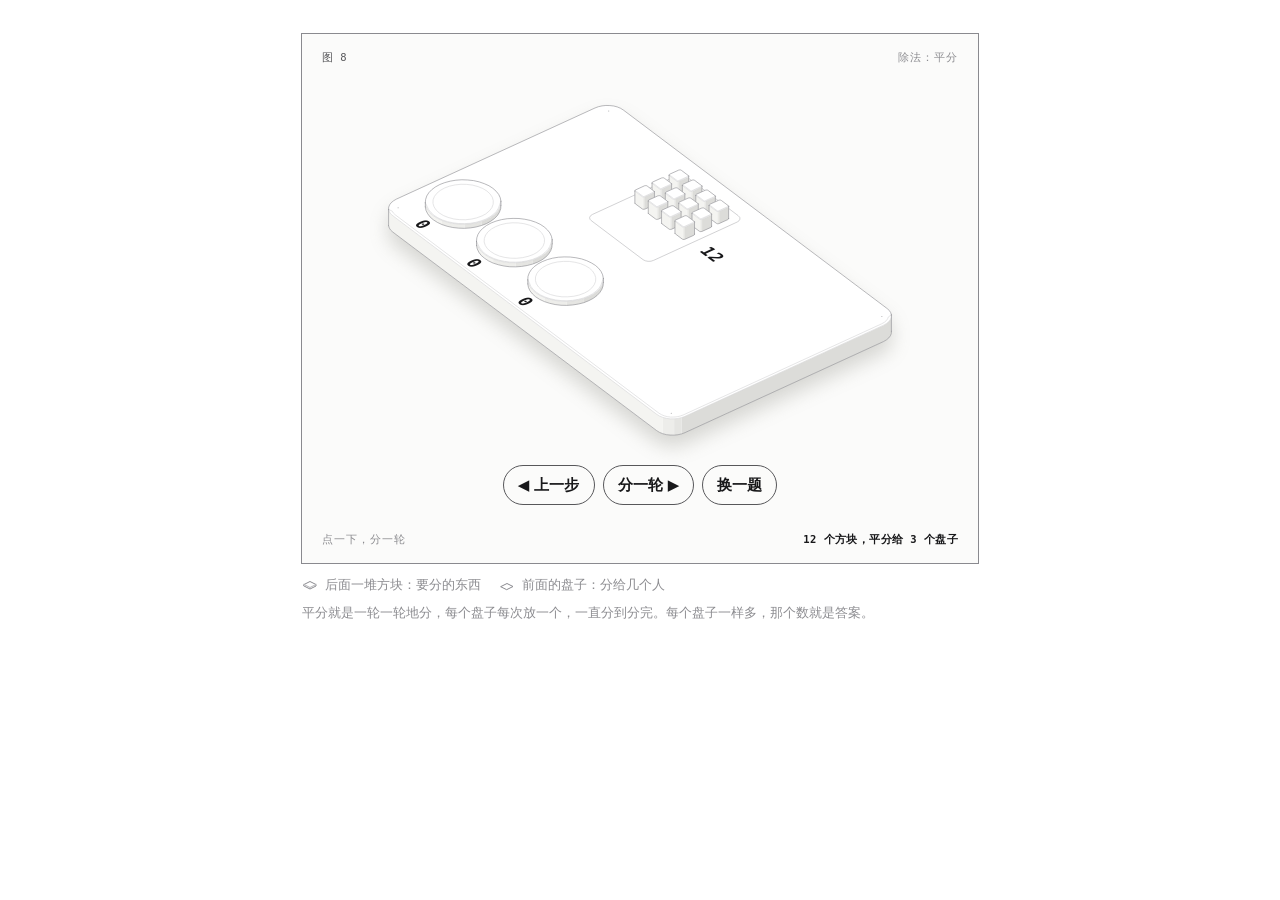
<file: fig/divide.html>
<!doctype html><html lang="zh"><head><meta charset="utf-8"><meta name="viewport" content="width=device-width, initial-scale=1"><title>除法：平分</title><style>
.iso{
  --anatomy-page:#0b0b0b;--anatomy-card:#131313;--anatomy-text:#a3a3a3;--anatomy-strong:#e6e6e6;--anatomy-muted:#6e6e6e;
  --anatomy-paper:#131313;--anatomy-face:#1b1b1b;--anatomy-top:#1c1c1c;
  --anatomy-shade-0:#0f0f0f;--anatomy-shade-1:#121212;--anatomy-shade-2:#151515;--anatomy-shade-3:#181818;
  --anatomy-lit-top:#262626;--anatomy-lit-shade:#1d1d1d;
  --anatomy-hi:#d4d4d4;--anatomy-mid:#6a6a6a;--anatomy-lo:#3e3e3e;--anatomy-faint:#2a2a2a;--anatomy-lit:#ffffff;
  --anatomy-halo:#050505;--anatomy-halo-opacity:.9;--anatomy-dot:#e6e6e6;
  --anatomy-red:#ff6b6b;--anatomy-green:#6be0a0;--anatomy-blue:#6b9bff;
  --anatomy-weight:.6px;--anatomy-ease:cubic-bezier(.32,.72,0,1);
  --anatomy-mono:ui-monospace,"SF Mono",Menlo,Consolas,monospace;
  --anatomy-lift:inset 0 1px 0 0 #ffffff0a,inset 0 0 0 1px #ffffff06,0 0 0 1px #00000026,0 1px 1px -.5px #00000014,0 3px 3px -1.5px #00000014,0 6px 6px -3px #00000014,0 12px 12px -6px #00000014;
}
.iso[data-theme="light"]{
  --anatomy-page:#f2f2ef;--anatomy-card:#fbfbfa;--anatomy-text:#57575a;--anatomy-strong:#18181a;--anatomy-muted:#8c8c90;
  --anatomy-paper:#fbfbfa;--anatomy-face:#ffffff;--anatomy-top:#ffffff;
  --anatomy-shade-0:#dcdcd9;--anatomy-shade-1:#e5e5e2;--anatomy-shade-2:#ededea;--anatomy-shade-3:#f4f4f1;
  --anatomy-lit-top:#ffffff;--anatomy-lit-shade:#eeeeeb;
  --anatomy-hi:#26262a;--anatomy-mid:#8a8a8f;--anatomy-lo:#b4b4b8;--anatomy-faint:#d4d4d6;--anatomy-lit:#000000;
  --anatomy-halo:#8a8a80;--anatomy-halo-opacity:.32;--anatomy-dot:#3a3a3e;
  --anatomy-red:#e5484d;--anatomy-green:#30a46c;--anatomy-blue:#3e63dd;
  --anatomy-lift:inset 0 1px 0 0 #ffffff,0 0 0 1px #0000000f,0 1px 1px -.5px #0000000a,0 3px 3px -1.5px #0000000a,0 6px 6px -3px #0000000a,0 12px 12px -6px #0000000a;
}
.iso-svg{display:block;width:100%;height:auto;overflow:visible}
.iso-svg path,.iso-svg circle{vector-effect:non-scaling-stroke}
.iso-fill{fill:var(--anatomy-paper);stroke:none}
.iso-solid[data-lit]>.iso-fill{fill:var(--anatomy-face)}
.iso-shade,.iso-top{stroke:none}
.iso-shade[data-shade="0"]{fill:var(--anatomy-shade-0)}
.iso-shade[data-shade="1"]{fill:var(--anatomy-shade-1)}
.iso-shade[data-shade="2"]{fill:var(--anatomy-shade-2)}
.iso-shade[data-shade="3"]{fill:var(--anatomy-shade-3)}
.iso-top{fill:var(--anatomy-top)}
.iso-solid[data-lit]>.iso-top{fill:var(--anatomy-lit-top)}
.iso-solid[data-lit]>.iso-shade{fill:var(--anatomy-lit-shade)}
.iso-solid[data-seamless]>.iso-shade,.iso-solid[data-seamless]>.iso-top{stroke-width:.4;stroke-linejoin:round}
.iso-solid[data-seamless]>.iso-shade[data-shade="0"]{stroke:var(--anatomy-shade-0)}
.iso-solid[data-seamless]>.iso-shade[data-shade="1"]{stroke:var(--anatomy-shade-1)}
.iso-solid[data-seamless]>.iso-shade[data-shade="2"]{stroke:var(--anatomy-shade-2)}
.iso-solid[data-seamless]>.iso-shade[data-shade="3"]{stroke:var(--anatomy-shade-3)}
.iso-solid[data-seamless]>.iso-top{stroke:var(--anatomy-top)}
.iso-solid[data-seamless][data-lit]>.iso-top{stroke:var(--anatomy-lit-top)}
.iso-solid[data-seamless][data-lit]>.iso-shade{stroke:var(--anatomy-lit-shade)}
.iso-solid[data-lit]>.iso-edge{stroke:var(--anatomy-lit)}
.iso-halo{fill:var(--anatomy-halo);stroke:none;filter:blur(9px);opacity:var(--anatomy-halo-opacity);transform:translateY(3px)}
.iso-line{fill:none;stroke:var(--anatomy-lo);stroke-width:var(--anatomy-weight);stroke-linecap:round;stroke-linejoin:round}
.iso-line[data-tone="hi"]{stroke:var(--anatomy-hi)}
.iso-line[data-tone="mid"]{stroke:var(--anatomy-mid)}
.iso-line[data-tone="lo"]{stroke:var(--anatomy-lo)}
.iso-line[data-tone="faint"]{stroke:var(--anatomy-faint)}
.iso-line[data-tone="lit"]{stroke:var(--anatomy-lit)}
.iso-line[data-tone="red"]{stroke:var(--anatomy-red)}
.iso-line[data-tone="green"]{stroke:var(--anatomy-green)}
.iso-line[data-tone="blue"]{stroke:var(--anatomy-blue)}
.iso-line[data-dotted]{stroke-dasharray:.01 3.5;stroke-width:1}
.iso-line[data-dashed]{stroke-dasharray:3 3}
.iso-line[data-flow]{stroke-dasharray:2 6}
.iso-wire-end{fill:var(--anatomy-paper);stroke:var(--anatomy-lo);stroke-width:var(--anatomy-weight)}
.iso-wire[data-tone="hi"] .iso-wire-end{stroke:var(--anatomy-hi)}
.iso-wire[data-tone="mid"] .iso-wire-end{stroke:var(--anatomy-mid)}
.iso-wire[data-tone="faint"] .iso-wire-end{stroke:var(--anatomy-faint)}
.iso-wire[data-tone="lit"] .iso-wire-end{stroke:var(--anatomy-lit)}
.iso-dots circle{fill:var(--anatomy-dot);stroke:none;opacity:.32}
.iso-dots[data-tone="hi"] circle{opacity:.85}
.iso-dots[data-tone="mid"] circle{opacity:.45}
.iso-dots[data-tone="lo"] circle{opacity:.22}
.iso-dots[data-tone="faint"] circle{opacity:.12}
.iso-face-text{fill:var(--anatomy-mid);font-family:var(--anatomy-mono);letter-spacing:.04em}
.iso-face-text[data-tone="hi"]{fill:var(--anatomy-hi)}
.iso-face-text[data-tone="lo"]{fill:var(--anatomy-lo)}
.iso-face-text[data-tone="faint"]{fill:var(--anatomy-faint)}
.tb-body{fill:var(--anatomy-shade-2);stroke:none}
.tb-shine{fill:var(--anatomy-top);stroke:none}
.tb-shade{fill:var(--anatomy-shade-0);stroke:none}
.tb-ring{fill:none;stroke:var(--anatomy-lo);stroke-width:.45;stroke-linecap:butt;stroke-linejoin:round}
.tb-ring[data-tone="mid"]{stroke:var(--anatomy-mid)}
.tb-ring[data-tone="faint"]{stroke:var(--anatomy-faint)}
.tb-ring[data-tone="hi"]{stroke:var(--anatomy-hi)}
@keyframes iso-flow{to{stroke-dashoffset:-32}}
@keyframes iso-pulse{0%,100%{opacity:.18}12%{opacity:1}40%{opacity:.18}}
.iso-line[data-flow]{animation:iso-flow 1600ms linear infinite}
.iso-dots circle[data-pulse]{animation:iso-pulse 1600ms steps(1,end) infinite;animation-delay:var(--pulse-at,0ms)}
.iso-figure{margin:32px 0 36px}
.iso-plate{position:relative;padding:52px 24px;border-radius:0;background:var(--anatomy-card);box-shadow:0 0 0 1px var(--anatomy-mid);--anatomy-paper:var(--anatomy-card)}
.iso-plate-corners{position:absolute;inset:18px 20px;pointer-events:none}
.iso-plate-corner{position:absolute;color:var(--anatomy-muted);font-family:var(--anatomy-mono);font-size:10.5px;line-height:1;letter-spacing:.04em;white-space:nowrap}
.iso-plate-corner[data-corner="fig"]{top:0;left:0;color:var(--anatomy-text)}
.iso-plate-corner[data-corner="title"]{top:0;right:0;text-transform:uppercase;letter-spacing:.1em}
.iso-plate-corner[data-corner="hint"]{bottom:0;left:0;text-transform:uppercase;letter-spacing:.1em}
.iso-plate-corner[data-corner="readout"]{right:0;bottom:0;color:var(--anatomy-text);font-variant-numeric:tabular-nums}
.iso-plate .iso-svg{margin:0 auto}
.iso-legend{display:grid;gap:8px;margin-top:12px;color:var(--anatomy-muted);font-size:13px;line-height:1.55}
.iso-keys{display:flex;flex-wrap:wrap;gap:6px 18px}
.iso-key{display:inline-flex;align-items:center;gap:7px}
.iso-swatch{width:16px;height:10px;flex:none;overflow:visible}
.iso-swatch path{fill:none;stroke:var(--anatomy-hi);stroke-width:1;vector-effect:non-scaling-stroke;stroke-linejoin:round;stroke-linecap:round}
.iso-swatch[data-mark="raised"] path,.iso-swatch[data-mark="flat"] path{stroke:var(--anatomy-mid)}
.iso-swatch[data-mark="lit"] path{stroke:var(--anatomy-lit)}
.iso-swatch[data-mark="dim"] path{stroke:var(--anatomy-lo)}
.iso-swatch[data-mark="dotted"] path{stroke-dasharray:.01 3;stroke-width:1.4}
.iso-swatch[data-mark="dashed"] path{stroke-dasharray:3 2.5}
.iso-swatch[data-mark="red"] path{stroke:var(--anatomy-red)}
.iso-swatch[data-mark="green"] path{stroke:var(--anatomy-green)}
.iso-swatch[data-mark="blue"] path{stroke:var(--anatomy-blue)}
.iso-swatch-crease{stroke:var(--anatomy-lo)!important}
@media (max-width:560px){.iso-plate{padding:48px 12px 70px}.iso-plate-corner[data-corner="hint"]{bottom:18px}}
@media (prefers-reduced-motion:reduce){.iso-line[data-flow],.iso-dots circle[data-pulse]{animation:none}}

*{box-sizing:border-box}
html{color-scheme:dark}
body[data-theme="light"]{color-scheme:light}
body{margin:0;background:var(--anatomy-page);color:var(--anatomy-text);font:14px/1.6 ui-sans-serif,system-ui,-apple-system,"Segoe UI",sans-serif;-webkit-font-smoothing:antialiased}
.iso-page{width:min(650px,100% - 32px);margin:64px auto 96px}

html,body{background:transparent!important;overflow:hidden}
.iso-page{width:100%!important;max-width:680px;margin:0 auto!important;padding:2px}
body{font-family:"Baloo 2","PingFang SC","Hiragino Sans GB","Microsoft YaHei",system-ui,sans-serif}
.iso-stage{touch-action:none;cursor:grab;outline:none;user-select:none;-webkit-user-select:none;-webkit-touch-callout:none}
.iso-stage:active{cursor:grabbing}
.iso-plate-corner[data-corner="readout"]{font-weight:700;color:var(--anatomy-strong)}
</style></head><body class="iso" data-theme="light"><main class="iso-page"><figure class="iso-figure"><div class="iso-plate"><div class="iso-plate-corners" aria-hidden="true"><span class="iso-plate-corner" data-corner="fig">图 8</span><span class="iso-plate-corner" data-corner="title">除法：平分</span><span class="iso-plate-corner" data-corner="hint">点一下，分一轮</span><span class="iso-plate-corner" data-corner="readout" data-readout>12 ÷ 3</span></div><style>
@media (max-width:520px){.iso-stage{overflow:hidden;margin:-3% 0 -2%}.iso-stage svg{width:112%;margin:0 -6%}}
.dv-item{transition:transform .6s cubic-bezier(.3,.7,.3,1),opacity .4s}
.dv-item.hide,.dv-plate.hide{opacity:0}
.dv-plate{transition:opacity .4s}
.dv-c0{--anatomy-top:#cfe8ff;--anatomy-face:#e3f2ff;--anatomy-shade-0:#8cc4f2;--anatomy-shade-1:#a0cff5;--anatomy-shade-2:#b4daf7;--anatomy-shade-3:#c8e4fa}
.dv-c1{--anatomy-top:#ffd6e0;--anatomy-face:#ffe6ec;--anatomy-shade-0:#f29bb2;--anatomy-shade-1:#f5adc0;--anatomy-shade-2:#f8bfce;--anatomy-shade-3:#fbd1dc}
.dv-c2{--anatomy-top:#c8f0d2;--anatomy-face:#e0f7e6;--anatomy-shade-0:#7fd197;--anatomy-shade-1:#95d9a8;--anatomy-shade-2:#abe1b9;--anatomy-shade-3:#c1e9cb}
.dv-c3{--anatomy-top:#ffe9a3;--anatomy-face:#fff3cc;--anatomy-shade-0:#f2c94c;--anatomy-shade-1:#f5d36b;--anatomy-shade-2:#f8dd8a;--anatomy-shade-3:#fbe6a8}
.dv-c4{--anatomy-top:#e3d4ff;--anatomy-face:#efe6ff;--anatomy-shade-0:#b49be8;--anatomy-shade-1:#c1aded;--anatomy-shade-2:#cebff1;--anatomy-shade-3:#dbd1f5}
.iso[data-theme="dark"] .dv-c0{--anatomy-top:#24476b;--anatomy-face:#1b3654;--anatomy-shade-0:#12263c;--anatomy-shade-1:#152c45;--anatomy-shade-2:#18324e;--anatomy-shade-3:#1b3857}
.iso[data-theme="dark"] .dv-c1{--anatomy-top:#6b2a3c;--anatomy-face:#52202e;--anatomy-shade-0:#3a1620;--anatomy-shade-1:#421a25;--anatomy-shade-2:#4a1d29;--anatomy-shade-3:#52202e}
.iso[data-theme="dark"] .dv-c2{--anatomy-top:#1f5a32;--anatomy-face:#174426;--anatomy-shade-0:#0e2b18;--anatomy-shade-1:#11321c;--anatomy-shade-2:#143920;--anatomy-shade-3:#174024}
.iso[data-theme="dark"] .dv-c3{--anatomy-top:#6b5514;--anatomy-face:#4d3d0e;--anatomy-shade-0:#3a2e0a;--anatomy-shade-1:#42340c;--anatomy-shade-2:#4a3a0d;--anatomy-shade-3:#52410f}
.iso[data-theme="dark"] .dv-c4{--anatomy-top:#45306b;--anatomy-face:#352452;--anatomy-shade-0:#22173a;--anatomy-shade-1:#281b42;--anatomy-shade-2:#2e1f4a;--anatomy-shade-3:#342352}
[data-count] .iso-face-text{fill:var(--anatomy-strong);font-weight:800}
.sb-step{display:flex;justify-content:center;gap:8px;margin:2px 0 6px}
.sb-step button{font:inherit;font-size:15px;font-weight:700;padding:6px 14px;border-radius:999px;border:1.5px solid var(--anatomy-text);background:var(--anatomy-card);color:var(--anatomy-strong);cursor:pointer;min-height:40px}
@media (prefers-reduced-motion: reduce){.dv-item,.dv-plate{transition:none}}
</style><div class="iso-stage" tabindex="0" role="button" aria-label="除法平分板：按一下或按空格分一轮"><svg xmlns="http://www.w3.org/2000/svg" class="iso-svg" viewBox="0 0 600 360" role="img" aria-label="除法平分板：后面是一堆小方块，前面是几个盘子。一轮一轮地分，每个盘子每次放一个，分完了，每个盘子里的个数就是答案。"><path class="iso-halo" d="M59.8 125.7L59.9 123.5L60.8 121.3L62.3 119.3L64.5 117.5L67.2 115.9L257 28.8L260.2 27.6L263.7 26.8L267.4 26.4L271.2 26.5L274.9 26.9L278.3 27.8L281.4 29.1L284 30.7L536.1 220.4L538.2 222.3L539.5 224.3L540.2 226.5L540.2 242.1L540.1 244.3L539.2 246.5L537.7 248.5L535.5 250.3L532.8 251.9L343 339L339.8 340.2L336.3 341L332.6 341.4L328.8 341.3L325.1 340.9L321.7 340L318.6 338.7L316 337.1L63.9 147.4L61.8 145.5L60.5 143.5L59.8 141.3Z"/><g class="iso-solid"><path class="iso-fill" d="M253.2 56.5L254.1 54.5L255.8 52.7L258.2 51.3L261.2 50.2L264.5 49.7L268 49.7L271.3 50.2L274.3 51.2L276.8 52.6L278.6 54.4L279.5 56.3L279.5 58.4L279.5 66.2L278.6 68.1L276.9 69.9L274.5 71.3L271.5 72.4L268.2 72.9L264.7 72.9L261.4 72.4L258.4 71.4L255.9 70L254.2 68.2L253.2 66.3L253.2 64.3Z"/><path class="iso-shade" data-shade="0" d="M274.5 71.3L271.5 72.4L271.5 64.6L274.5 63.5ZM279.5 66.2L278.6 68.1L278.6 60.3L279.5 58.4ZM278.6 68.1L276.9 69.9L276.9 62.1L278.6 60.3ZM276.9 69.9L274.5 71.3L274.5 63.5L276.9 62.1Z"/><path class="iso-shade" data-shade="1" d="M271.5 72.4L268.2 72.9L268.2 65.1L271.5 64.6ZM268.2 72.9L264.7 72.9L264.7 65.1L268.2 65.1Z"/><path class="iso-shade" data-shade="2" d="M264.7 72.9L261.4 72.4L261.4 64.6L264.7 65.1ZM261.4 72.4L258.4 71.4L258.4 63.6L261.4 64.6Z"/><path class="iso-shade" data-shade="3" d="M258.4 71.4L255.9 70L255.9 62.2L258.4 63.6ZM255.9 70L254.2 68.2L254.2 60.5L255.9 62.2ZM254.2 68.2L253.2 66.3L253.2 58.5L254.2 60.5ZM253.2 66.3L253.2 64.3L253.2 56.5L253.2 58.5Z"/><path class="iso-top" d="M274.5 63.5L271.5 64.6L268.2 65.1L264.7 65.1L261.4 64.6L258.4 63.6L255.9 62.2L254.2 60.5L253.2 58.5L253.2 56.5L254.1 54.5L255.8 52.7L258.2 51.3L261.2 50.2L264.5 49.7L268 49.7L271.3 50.2L274.3 51.2L276.8 52.6L278.6 54.4L279.5 56.3L279.5 58.4L278.6 60.3L276.9 62.1Z"/><path class="iso-line iso-crease" data-tone="faint" d="M279.5 58.4L278.6 60.3L276.9 62.1L274.5 63.5L271.5 64.6L268.2 65.1L264.7 65.1L261.4 64.6L258.4 63.6L255.9 62.2L254.2 60.5L253.2 58.5L253.2 56.5"/><path class="iso-line iso-edge" data-tone="lo" d="M253.2 56.5L254.1 54.5L255.8 52.7L258.2 51.3L261.2 50.2L264.5 49.7L268 49.7L271.3 50.2L274.3 51.2L276.8 52.6L278.6 54.4L279.5 56.3L279.5 58.4M279.5 66.2L278.6 68.1L276.9 69.9L274.5 71.3L271.5 72.4L268.2 72.9L264.7 72.9L261.4 72.4L258.4 71.4L255.9 70L254.2 68.2L253.2 66.3L253.2 64.3M253.2 56.5L253.2 64.3M279.5 58.4L279.5 66.2"/></g><g class="iso-solid"><path class="iso-fill" d="M86.2 133.2L87.1 131.2L88.8 129.4L91.2 128L94.2 126.9L97.5 126.4L101 126.4L104.3 126.9L107.3 127.9L109.8 129.3L111.5 131.1L112.5 133L112.5 135.1L112.5 142.9L111.6 144.8L109.9 146.6L107.5 148L104.5 149.1L101.2 149.6L97.7 149.6L94.4 149.1L91.4 148.1L88.9 146.7L87.1 145L86.2 143L86.2 141Z"/><path class="iso-shade" data-shade="0" d="M107.5 148L104.5 149.1L104.5 141.3L107.5 140.2ZM112.5 142.9L111.6 144.8L111.6 137L112.5 135.1ZM111.6 144.8L109.9 146.6L109.9 138.8L111.6 137ZM109.9 146.6L107.5 148L107.5 140.2L109.9 138.8Z"/><path class="iso-shade" data-shade="1" d="M104.5 149.1L101.2 149.6L101.2 141.8L104.5 141.3ZM101.2 149.6L97.7 149.6L97.7 141.8L101.2 141.8Z"/><path class="iso-shade" data-shade="2" d="M97.7 149.6L94.4 149.1L94.4 141.3L97.7 141.8ZM94.4 149.1L91.4 148.1L91.4 140.3L94.4 141.3Z"/><path class="iso-shade" data-shade="3" d="M91.4 148.1L88.9 146.7L88.9 138.9L91.4 140.3ZM88.9 146.7L87.1 145L87.1 137.2L88.9 138.9ZM87.1 145L86.2 143L86.2 135.2L87.1 137.2ZM86.2 143L86.2 141L86.2 133.2L86.2 135.2Z"/><path class="iso-top" d="M107.5 140.2L104.5 141.3L101.2 141.8L97.7 141.8L94.4 141.3L91.4 140.3L88.9 138.9L87.1 137.2L86.2 135.2L86.2 133.2L87.1 131.2L88.8 129.4L91.2 128L94.2 126.9L97.5 126.4L101 126.4L104.3 126.9L107.3 127.9L109.8 129.3L111.5 131.1L112.5 133L112.5 135.1L111.6 137L109.9 138.8Z"/><path class="iso-line iso-crease" data-tone="faint" d="M112.5 135.1L111.6 137L109.9 138.8L107.5 140.2L104.5 141.3L101.2 141.8L97.7 141.8L94.4 141.3L91.4 140.3L88.9 138.9L87.1 137.2L86.2 135.2L86.2 133.2"/><path class="iso-line iso-edge" data-tone="lo" d="M86.2 133.2L87.1 131.2L88.8 129.4L91.2 128L94.2 126.9L97.5 126.4L101 126.4L104.3 126.9L107.3 127.9L109.8 129.3L111.5 131.1L112.5 133L112.5 135.1M112.5 142.9L111.6 144.8L109.9 146.6L107.5 148L104.5 149.1L101.2 149.6L97.7 149.6L94.4 149.1L91.4 148.1L88.9 146.7L87.1 145L86.2 143L86.2 141M86.2 133.2L86.2 141M112.5 135.1L112.5 142.9"/></g><g class="iso-solid"><path class="iso-fill" d="M487.5 232.7L488.4 230.8L490.1 229L492.5 227.5L495.5 226.5L498.8 226L502.3 226L505.6 226.5L508.6 227.5L511.1 228.9L512.9 230.6L513.8 232.6L513.8 234.6L513.8 242.4L512.9 244.4L511.2 246.2L508.8 247.6L505.8 248.6L502.5 249.2L499 249.2L495.7 248.7L492.7 247.7L490.2 246.3L488.5 244.5L487.5 242.6L487.5 240.5Z"/><path class="iso-shade" data-shade="0" d="M508.8 247.6L505.8 248.6L505.8 240.8L508.8 239.8ZM513.8 242.4L512.9 244.4L512.9 236.6L513.8 234.6ZM512.9 244.4L511.2 246.2L511.2 238.4L512.9 236.6ZM511.2 246.2L508.8 247.6L508.8 239.8L511.2 238.4Z"/><path class="iso-shade" data-shade="1" d="M505.8 248.6L502.5 249.2L502.5 241.4L505.8 240.8ZM502.5 249.2L499 249.2L499 241.4L502.5 241.4Z"/><path class="iso-shade" data-shade="2" d="M499 249.2L495.7 248.7L495.7 240.9L499 241.4ZM495.7 248.7L492.7 247.7L492.7 239.9L495.7 240.9Z"/><path class="iso-shade" data-shade="3" d="M492.7 247.7L490.2 246.3L490.2 238.5L492.7 239.9ZM490.2 246.3L488.5 244.5L488.5 236.7L490.2 238.5ZM488.5 244.5L487.5 242.6L487.5 234.8L488.5 236.7ZM487.5 242.6L487.5 240.5L487.5 232.7L487.5 234.8Z"/><path class="iso-top" d="M508.8 239.8L505.8 240.8L502.5 241.4L499 241.4L495.7 240.9L492.7 239.9L490.2 238.5L488.5 236.7L487.5 234.8L487.5 232.7L488.4 230.8L490.1 229L492.5 227.5L495.5 226.5L498.8 226L502.3 226L505.6 226.5L508.6 227.5L511.1 228.9L512.9 230.6L513.8 232.6L513.8 234.6L512.9 236.6L511.2 238.4Z"/><path class="iso-line iso-crease" data-tone="faint" d="M513.8 234.6L512.9 236.6L511.2 238.4L508.8 239.8L505.8 240.8L502.5 241.4L499 241.4L495.7 240.9L492.7 239.9L490.2 238.5L488.5 236.7L487.5 234.8L487.5 232.7"/><path class="iso-line iso-edge" data-tone="lo" d="M487.5 232.7L488.4 230.8L490.1 229L492.5 227.5L495.5 226.5L498.8 226L502.3 226L505.6 226.5L508.6 227.5L511.1 228.9L512.9 230.6L513.8 232.6L513.8 234.6M513.8 242.4L512.9 244.4L511.2 246.2L508.8 247.6L505.8 248.6L502.5 249.2L499 249.2L495.7 248.7L492.7 247.7L490.2 246.3L488.5 244.5L487.5 242.6L487.5 240.5M487.5 232.7L487.5 240.5M513.8 234.6L513.8 242.4"/></g><g class="iso-solid"><path class="iso-fill" d="M320.5 309.4L321.4 307.5L323.1 305.7L325.5 304.2L328.5 303.2L331.8 302.7L335.3 302.7L338.6 303.2L341.6 304.2L344.1 305.6L345.8 307.3L346.8 309.3L346.8 311.3L346.8 319.1L345.9 321.1L344.2 322.9L341.8 324.3L338.8 325.3L335.5 325.9L332 325.9L328.7 325.4L325.7 324.4L323.2 323L321.4 321.2L320.5 319.3L320.5 317.2Z"/><path class="iso-shade" data-shade="0" d="M341.8 324.3L338.8 325.3L338.8 317.6L341.8 316.5ZM346.8 319.1L345.9 321.1L345.9 313.3L346.8 311.3ZM345.9 321.1L344.2 322.9L344.2 315.1L345.9 313.3ZM344.2 322.9L341.8 324.3L341.8 316.5L344.2 315.1Z"/><path class="iso-shade" data-shade="1" d="M338.8 325.3L335.5 325.9L335.5 318.1L338.8 317.6ZM335.5 325.9L332 325.9L332 318.1L335.5 318.1Z"/><path class="iso-shade" data-shade="2" d="M332 325.9L328.7 325.4L328.7 317.6L332 318.1ZM328.7 325.4L325.7 324.4L325.7 316.6L328.7 317.6Z"/><path class="iso-shade" data-shade="3" d="M325.7 324.4L323.2 323L323.2 315.2L325.7 316.6ZM323.2 323L321.4 321.2L321.4 313.4L323.2 315.2ZM321.4 321.2L320.5 319.3L320.5 311.5L321.4 313.4ZM320.5 319.3L320.5 317.2L320.5 309.4L320.5 311.5Z"/><path class="iso-top" d="M341.8 316.5L338.8 317.6L335.5 318.1L332 318.1L328.7 317.6L325.7 316.6L323.2 315.2L321.4 313.4L320.5 311.5L320.5 309.4L321.4 307.5L323.1 305.7L325.5 304.2L328.5 303.2L331.8 302.7L335.3 302.7L338.6 303.2L341.6 304.2L344.1 305.6L345.8 307.3L346.8 309.3L346.8 311.3L345.9 313.3L344.2 315.1Z"/><path class="iso-line iso-crease" data-tone="faint" d="M346.8 311.3L345.9 313.3L344.2 315.1L341.8 316.5L338.8 317.6L335.5 318.1L332 318.1L328.7 317.6L325.7 316.6L323.2 315.2L321.4 313.4L320.5 311.5L320.5 309.4"/><path class="iso-line iso-edge" data-tone="lo" d="M320.5 309.4L321.4 307.5L323.1 305.7L325.5 304.2L328.5 303.2L331.8 302.7L335.3 302.7L338.6 303.2L341.6 304.2L344.1 305.6L345.8 307.3L346.8 309.3L346.8 311.3M346.8 319.1L345.9 321.1L344.2 322.9L341.8 324.3L338.8 325.3L335.5 325.9L332 325.9L328.7 325.4L325.7 324.4L323.2 323L321.4 321.2L320.5 319.3L320.5 317.2M320.5 309.4L320.5 317.2M346.8 311.3L346.8 319.1"/></g><g class="iso-solid"><path class="iso-fill" d="M59.8 117.9L59.9 115.7L60.8 113.5L62.3 111.5L64.5 109.7L67.2 108.1L257 21L260.2 19.8L263.7 19L267.4 18.6L271.2 18.7L274.9 19.1L278.3 20L281.4 21.3L284 22.9L536.1 212.6L538.2 214.5L539.5 216.5L540.2 218.7L540.2 234.3L540.1 236.5L539.2 238.7L537.7 240.7L535.5 242.5L532.8 244.1L343 331.2L339.8 332.4L336.3 333.2L332.6 333.6L328.8 333.5L325.1 333.1L321.7 332.2L318.6 330.9L316 329.3L63.9 139.6L61.8 137.7L60.5 135.7L59.8 133.5Z"/><path class="iso-shade" data-shade="0" d="M540.2 234.3L540.1 236.5L540.1 220.9L540.2 218.7ZM540.1 236.5L539.2 238.7L539.2 223.1L540.1 220.9ZM539.2 238.7L537.7 240.7L537.7 225.1L539.2 223.1ZM537.7 240.7L535.5 242.5L535.5 226.9L537.7 225.1ZM535.5 242.5L532.8 244.1L532.8 228.5L535.5 226.9ZM532.8 244.1L343 331.2L343 315.6L532.8 228.5ZM343 331.2L339.8 332.4L339.8 316.8L343 315.6Z"/><path class="iso-shade" data-shade="1" d="M339.8 332.4L336.3 333.2L336.3 317.6L339.8 316.8ZM336.3 333.2L332.6 333.6L332.6 318L336.3 317.6Z"/><path class="iso-shade" data-shade="2" d="M332.6 333.6L328.8 333.5L328.8 318L332.6 318ZM328.8 333.5L325.1 333.1L325.1 317.5L328.8 318ZM325.1 333.1L321.7 332.2L321.7 316.6L325.1 317.5Z"/><path class="iso-shade" data-shade="3" d="M321.7 332.2L318.6 330.9L318.6 315.3L321.7 316.6ZM318.6 330.9L316 329.3L316 313.7L318.6 315.3ZM316 329.3L63.9 139.6L63.9 124L316 313.7ZM63.9 139.6L61.8 137.7L61.8 122.2L63.9 124ZM61.8 137.7L60.5 135.7L60.5 120.1L61.8 122.2ZM60.5 135.7L59.8 133.5L59.8 117.9L60.5 120.1Z"/><path class="iso-top" d="M536.1 212.6L538.2 214.5L539.5 216.5L540.2 218.7L540.1 220.9L539.2 223.1L537.7 225.1L535.5 226.9L532.8 228.5L343 315.6L339.8 316.8L336.3 317.6L332.6 318L328.8 318L325.1 317.5L321.7 316.6L318.6 315.3L316 313.7L63.9 124L61.8 122.2L60.5 120.1L59.8 117.9L59.9 115.7L60.8 113.5L62.3 111.5L64.5 109.7L67.2 108.1L257 21L260.2 19.8L263.7 19L267.4 18.6L271.2 18.7L274.9 19.1L278.3 20L281.4 21.3L284 22.9Z"/><path class="iso-line iso-crease" data-tone="faint" d="M540.2 218.7L540.1 220.9L539.2 223.1L537.7 225.1L535.5 226.9L532.8 228.5L343 315.6L339.8 316.8L336.3 317.6L332.6 318L328.8 318L325.1 317.5L321.7 316.6L318.6 315.3L316 313.7L63.9 124L61.8 122.2L60.5 120.1L59.8 117.9"/><path class="iso-line iso-bevel" data-tone="faint" d="M540.2 218.7L537.2 220.7L536.5 222.6L535.2 224.3L533.4 225.8L530.9 227.2L341.3 314.3L338.5 315.3L335.5 316L332.4 316.3L329.1 316.3L326 315.9L323.1 315.1L320.5 314L318.1 312.6L66.2 123.1L64.4 121.4L63.3 119.6L59.8 117.9"/><path class="iso-line iso-edge" data-tone="mid" d="M59.8 117.9L59.9 115.7L60.8 113.5L62.3 111.5L64.5 109.7L67.2 108.1L257 21L260.2 19.8L263.7 19L267.4 18.6L271.2 18.7L274.9 19.1L278.3 20L281.4 21.3L284 22.9L536.1 212.6L538.2 214.5L539.5 216.5L540.2 218.7M540.2 234.3L540.1 236.5L539.2 238.7L537.7 240.7L535.5 242.5L532.8 244.1L343 331.2L339.8 332.4L336.3 333.2L332.6 333.6L328.8 333.5L325.1 333.1L321.7 332.2L318.6 330.9L316 329.3L63.9 139.6L61.8 137.7L60.5 135.7L59.8 133.5M540.2 218.7L540.2 234.3M59.8 117.9L59.8 133.5"/></g><path class="iso-line" data-tone="lo" d="M394 124.1L395.3 125.5L395.5 127.2L394.6 128.8L392.8 130L313 166.6L310.5 167.4L307.7 167.5L305 167L302.9 165.9L253.4 128.6L252.1 127.2L251.9 125.5L252.8 123.9L254.6 122.7L334.3 86.1L336.9 85.3L339.7 85.2L342.3 85.7L344.5 86.8Z"/><g data-count="pile"><text class="iso-face-text" data-tone="hi" transform="matrix(1.483 1.116 -1.898 0.872 356.111 157.632)" font-size="8" text-anchor="start"></text></g><g class="iso-dots" data-tone="mid"><circle cx="270.1" cy="23.9" r="0.5"/><circle cx="531.1" cy="220.3" r="0.5"/><circle cx="68.9" cy="116.3" r="0.5"/><circle cx="329.9" cy="312.7" r="0.5"/></g><g class="dv-plate" data-plate="0"><g class="iso-solid"><path class="iso-fill" d="M94.9 111.6L95.2 108.3L96.3 105L98.3 101.9L101.1 99L104.6 96.4L108.8 94.1L113.5 92.3L118.7 90.9L124.1 90L129.8 89.6L135.4 89.8L141 90.4L146.3 91.6L151.2 93.3L155.7 95.3L159.5 97.8L162.6 100.6L165 103.6L166.5 106.8L167.1 110.1L167.1 114L166.9 117.3L165.7 120.6L163.8 123.7L161 126.6L157.4 129.2L153.3 131.5L148.5 133.3L143.4 134.7L137.9 135.6L132.3 136L126.6 135.8L121.1 135.2L115.7 134L110.8 132.4L106.4 130.3L102.5 127.8L99.4 125.1L97.1 122L95.5 118.8L94.9 115.5Z"/><path class="iso-shade" data-shade="0" d="M153.3 131.5L148.5 133.3L148.5 129.4L153.3 127.6ZM167.1 114L166.9 117.3L166.9 113.4L167.1 110.1ZM166.9 117.3L165.7 120.6L165.7 116.7L166.9 113.4ZM165.7 120.6L163.8 123.7L163.8 119.8L165.7 116.7ZM163.8 123.7L161 126.6L161 122.7L163.8 119.8ZM161 126.6L157.4 129.2L157.4 125.3L161 122.7ZM157.4 129.2L153.3 131.5L153.3 127.6L157.4 125.3Z"/><path class="iso-shade" data-shade="1" d="M148.5 133.3L143.4 134.7L143.4 130.8L148.5 129.4ZM143.4 134.7L137.9 135.6L137.9 131.7L143.4 130.8ZM137.9 135.6L132.3 136L132.3 132.1L137.9 131.7Z"/><path class="iso-shade" data-shade="2" d="M132.3 136L126.6 135.8L126.6 131.9L132.3 132.1ZM126.6 135.8L121.1 135.2L121.1 131.3L126.6 131.9ZM121.1 135.2L115.7 134L115.7 130.1L121.1 131.3ZM115.7 134L110.8 132.4L110.8 128.5L115.7 130.1Z"/><path class="iso-shade" data-shade="3" d="M110.8 132.4L106.4 130.3L106.4 126.4L110.8 128.5ZM106.4 130.3L102.5 127.8L102.5 123.9L106.4 126.4ZM102.5 127.8L99.4 125.1L99.4 121.2L102.5 123.9ZM99.4 125.1L97.1 122L97.1 118.1L99.4 121.2ZM97.1 122L95.5 118.8L95.5 114.9L97.1 118.1ZM95.5 118.8L94.9 115.5L94.9 111.6L95.5 114.9Z"/><path class="iso-top" d="M153.3 127.6L148.5 129.4L143.4 130.8L137.9 131.7L132.3 132.1L126.6 131.9L121.1 131.3L115.7 130.1L110.8 128.5L106.4 126.4L102.5 123.9L99.4 121.2L97.1 118.1L95.5 114.9L94.9 111.6L95.2 108.3L96.3 105L98.3 101.9L101.1 99L104.6 96.4L108.8 94.1L113.5 92.3L118.7 90.9L124.1 90L129.8 89.6L135.4 89.8L141 90.4L146.3 91.6L151.2 93.3L155.7 95.3L159.5 97.8L162.6 100.6L165 103.6L166.5 106.8L167.1 110.1L166.9 113.4L165.7 116.7L163.8 119.8L161 122.7L157.4 125.3Z"/><path class="iso-line iso-crease" data-tone="faint" d="M167.1 110.1L166.9 113.4L165.7 116.7L163.8 119.8L161 122.7L157.4 125.3L153.3 127.6L148.5 129.4L143.4 130.8L137.9 131.7L132.3 132.1L126.6 131.9L121.1 131.3L115.7 130.1L110.8 128.5L106.4 126.4L102.5 123.9L99.4 121.2L97.1 118.1L95.5 114.9L94.9 111.6"/><path class="iso-line iso-bevel" data-tone="faint" d="M167.1 110.1L165.9 113.4L164.8 116.6L162.9 119.6L160.2 122.4L156.7 125L152.7 127.2L148.1 128.9L143 130.3L137.7 131.2L132.2 131.5L126.7 131.4L121.3 130.7L116.1 129.6L111.3 128L107 126L103.3 123.6L100.3 120.9L98 117.9L96.5 114.8L94.9 111.6"/><path class="iso-line iso-edge" data-tone="mid" d="M94.9 111.6L95.2 108.3L96.3 105L98.3 101.9L101.1 99L104.6 96.4L108.8 94.1L113.5 92.3L118.7 90.9L124.1 90L129.8 89.6L135.4 89.8L141 90.4L146.3 91.6L151.2 93.3L155.7 95.3L159.5 97.8L162.6 100.6L165 103.6L166.5 106.8L167.1 110.1M167.1 114L166.9 117.3L165.7 120.6L163.8 123.7L161 126.6L157.4 129.2L153.3 131.5L148.5 133.3L143.4 134.7L137.9 135.6L132.3 136L126.6 135.8L121.1 135.2L115.7 134L110.8 132.4L106.4 130.3L102.5 127.8L99.4 125.1L97.1 122L95.5 118.8L94.9 115.5M94.9 111.6L94.9 115.5M167.1 110.1L167.1 114"/></g><path class="iso-line" data-tone="faint" d="M148.8 124.2L144 126L138.7 127.2L133.2 127.8L127.5 127.7L122 127L116.8 125.6L112.1 123.7L108.2 121.3L105.2 118.5L103.2 115.4L102.2 112.1L102.3 108.8L103.6 105.5L105.9 102.5L109.1 99.8L113.2 97.5L118 95.7L123.3 94.5L128.9 93.9L134.5 94L140.1 94.7L145.2 96.1L149.9 98L153.8 100.4L156.8 103.2L158.9 106.3L159.8 109.6L159.7 112.9L158.5 116.2L156.2 119.2L152.9 122Z"/>
      <g data-count="0"><text class="iso-face-text" data-tone="hi" transform="matrix(1.483 1.116 -1.898 0.872 87.357 134.807)" font-size="8" text-anchor="middle"></text></g></g><g class="dv-plate" data-plate="1"><g class="iso-solid"><path class="iso-fill" d="M143.8 148.4L144.1 145.1L145.2 141.8L147.2 138.7L150 135.8L153.5 133.2L157.7 130.9L162.4 129.1L167.6 127.7L173.1 126.8L178.7 126.5L184.4 126.6L189.9 127.3L195.2 128.4L200.2 130.1L204.6 132.1L208.4 134.6L211.5 137.4L213.9 140.4L215.4 143.6L216.1 146.9L216.1 150.8L215.8 154.2L214.7 157.4L212.7 160.5L209.9 163.5L206.4 166.1L202.2 168.3L197.5 170.1L192.3 171.5L186.8 172.4L181.2 172.8L175.5 172.7L170 172L164.7 170.8L159.7 169.2L155.3 167.1L151.5 164.6L148.3 161.9L146 158.8L144.5 155.6L143.8 152.3Z"/><path class="iso-shade" data-shade="0" d="M202.2 168.3L197.5 170.1L197.5 166.3L202.2 164.4ZM216.1 150.8L215.8 154.2L215.8 150.3L216.1 146.9ZM215.8 154.2L214.7 157.4L214.7 153.5L215.8 150.3ZM214.7 157.4L212.7 160.5L212.7 156.7L214.7 153.5ZM212.7 160.5L209.9 163.5L209.9 159.6L212.7 156.7ZM209.9 163.5L206.4 166.1L206.4 162.2L209.9 159.6ZM206.4 166.1L202.2 168.3L202.2 164.4L206.4 162.2Z"/><path class="iso-shade" data-shade="1" d="M197.5 170.1L192.3 171.5L192.3 167.6L197.5 166.3ZM192.3 171.5L186.8 172.4L186.8 168.5L192.3 167.6ZM186.8 172.4L181.2 172.8L181.2 168.9L186.8 168.5Z"/><path class="iso-shade" data-shade="2" d="M181.2 172.8L175.5 172.7L175.5 168.8L181.2 168.9ZM175.5 172.7L170 172L170 168.1L175.5 168.8ZM170 172L164.7 170.8L164.7 166.9L170 168.1ZM164.7 170.8L159.7 169.2L159.7 165.3L164.7 166.9Z"/><path class="iso-shade" data-shade="3" d="M159.7 169.2L155.3 167.1L155.3 163.2L159.7 165.3ZM155.3 167.1L151.5 164.6L151.5 160.8L155.3 163.2ZM151.5 164.6L148.3 161.9L148.3 158L151.5 160.8ZM148.3 161.9L146 158.8L146 154.9L148.3 158ZM146 158.8L144.5 155.6L144.5 151.7L146 154.9ZM144.5 155.6L143.8 152.3L143.8 148.4L144.5 151.7Z"/><path class="iso-top" d="M202.2 164.4L197.5 166.3L192.3 167.6L186.8 168.5L181.2 168.9L175.5 168.8L170 168.1L164.7 166.9L159.7 165.3L155.3 163.2L151.5 160.8L148.3 158L146 154.9L144.5 151.7L143.8 148.4L144.1 145.1L145.2 141.8L147.2 138.7L150 135.8L153.5 133.2L157.7 130.9L162.4 129.1L167.6 127.7L173.1 126.8L178.7 126.5L184.4 126.6L189.9 127.3L195.2 128.4L200.2 130.1L204.6 132.1L208.4 134.6L211.5 137.4L213.9 140.4L215.4 143.6L216.1 146.9L215.8 150.3L214.7 153.5L212.7 156.7L209.9 159.6L206.4 162.2Z"/><path class="iso-line iso-crease" data-tone="faint" d="M216.1 146.9L215.8 150.3L214.7 153.5L212.7 156.7L209.9 159.6L206.4 162.2L202.2 164.4L197.5 166.3L192.3 167.6L186.8 168.5L181.2 168.9L175.5 168.8L170 168.1L164.7 166.9L159.7 165.3L155.3 163.2L151.5 160.8L148.3 158L146 154.9L144.5 151.7L143.8 148.4"/><path class="iso-line iso-bevel" data-tone="faint" d="M216.1 146.9L214.9 150.2L213.8 153.4L211.8 156.4L209.1 159.2L205.7 161.8L201.6 164L197 165.8L192 167.1L186.7 168L181.2 168.3L175.7 168.2L170.3 167.5L165.1 166.4L160.3 164.8L156 162.8L152.2 160.4L149.2 157.7L146.9 154.7L145.4 151.6L143.8 148.4"/><path class="iso-line iso-edge" data-tone="mid" d="M143.8 148.4L144.1 145.1L145.2 141.8L147.2 138.7L150 135.8L153.5 133.2L157.7 130.9L162.4 129.1L167.6 127.7L173.1 126.8L178.7 126.5L184.4 126.6L189.9 127.3L195.2 128.4L200.2 130.1L204.6 132.1L208.4 134.6L211.5 137.4L213.9 140.4L215.4 143.6L216.1 146.9M216.1 150.8L215.8 154.2L214.7 157.4L212.7 160.5L209.9 163.5L206.4 166.1L202.2 168.3L197.5 170.1L192.3 171.5L186.8 172.4L181.2 172.8L175.5 172.7L170 172L164.7 170.8L159.7 169.2L155.3 167.1L151.5 164.6L148.3 161.9L146 158.8L144.5 155.6L143.8 152.3M143.8 148.4L143.8 152.3M216.1 146.9L216.1 150.8"/></g><path class="iso-line" data-tone="faint" d="M197.7 161.1L193 162.8L187.7 164L182.1 164.6L176.4 164.5L170.9 163.8L165.7 162.5L161.1 160.5L157.2 158.1L154.1 155.3L152.1 152.2L151.1 148.9L151.3 145.6L152.5 142.4L154.8 139.3L158.1 136.6L162.2 134.3L166.9 132.5L172.2 131.3L177.8 130.7L183.5 130.8L189 131.5L194.2 132.9L198.8 134.8L202.7 137.2L205.8 140L207.8 143.1L208.8 146.4L208.6 149.7L207.4 153L205.1 156L201.8 158.8Z"/>
      <g data-count="1"><text class="iso-face-text" data-tone="hi" transform="matrix(1.483 1.116 -1.898 0.872 136.292 171.622)" font-size="8" text-anchor="middle"></text></g></g><g class="dv-plate" data-plate="2"><g class="iso-solid"><path class="iso-fill" d="M192.8 185.2L193 181.9L194.2 178.6L196.1 175.5L198.9 172.6L202.5 170L206.6 167.8L211.4 165.9L216.5 164.5L222 163.6L227.6 163.3L233.3 163.4L238.8 164.1L244.2 165.2L249.1 166.9L253.5 169L257.4 171.4L260.5 174.2L262.8 177.2L264.3 180.4L265 183.8L265 187.6L264.7 191L263.6 194.2L261.6 197.4L258.8 200.3L255.3 202.9L251.1 205.1L246.4 207L241.2 208.3L235.8 209.2L230.1 209.6L224.5 209.5L218.9 208.8L213.6 207.6L208.7 206L204.2 203.9L200.4 201.5L197.3 198.7L194.9 195.7L193.4 192.4L192.8 189.1Z"/><path class="iso-shade" data-shade="0" d="M251.1 205.1L246.4 207L246.4 203.1L251.1 201.2ZM265 187.6L264.7 191L264.7 187.1L265 183.8ZM264.7 191L263.6 194.2L263.6 190.3L264.7 187.1ZM263.6 194.2L261.6 197.4L261.6 193.5L263.6 190.3ZM261.6 197.4L258.8 200.3L258.8 196.4L261.6 193.5ZM258.8 200.3L255.3 202.9L255.3 199L258.8 196.4ZM255.3 202.9L251.1 205.1L251.1 201.2L255.3 199Z"/><path class="iso-shade" data-shade="1" d="M246.4 207L241.2 208.3L241.2 204.4L246.4 203.1ZM241.2 208.3L235.8 209.2L235.8 205.3L241.2 204.4ZM235.8 209.2L230.1 209.6L230.1 205.7L235.8 205.3Z"/><path class="iso-shade" data-shade="2" d="M230.1 209.6L224.5 209.5L224.5 205.6L230.1 205.7ZM224.5 209.5L218.9 208.8L218.9 204.9L224.5 205.6ZM218.9 208.8L213.6 207.6L213.6 203.7L218.9 204.9ZM213.6 207.6L208.7 206L208.7 202.1L213.6 203.7Z"/><path class="iso-shade" data-shade="3" d="M208.7 206L204.2 203.9L204.2 200L208.7 202.1ZM204.2 203.9L200.4 201.5L200.4 197.6L204.2 200ZM200.4 201.5L197.3 198.7L197.3 194.8L200.4 197.6ZM197.3 198.7L194.9 195.7L194.9 191.8L197.3 194.8ZM194.9 195.7L193.4 192.4L193.4 188.5L194.9 191.8ZM193.4 192.4L192.8 189.1L192.8 185.2L193.4 188.5Z"/><path class="iso-top" d="M251.1 201.2L246.4 203.1L241.2 204.4L235.8 205.3L230.1 205.7L224.5 205.6L218.9 204.9L213.6 203.7L208.7 202.1L204.2 200L200.4 197.6L197.3 194.8L194.9 191.8L193.4 188.5L192.8 185.2L193 181.9L194.2 178.6L196.1 175.5L198.9 172.6L202.5 170L206.6 167.8L211.4 165.9L216.5 164.5L222 163.6L227.6 163.3L233.3 163.4L238.8 164.1L244.2 165.2L249.1 166.9L253.5 169L257.4 171.4L260.5 174.2L262.8 177.2L264.3 180.4L265 183.8L264.7 187.1L263.6 190.3L261.6 193.5L258.8 196.4L255.3 199Z"/><path class="iso-line iso-crease" data-tone="faint" d="M265 183.8L264.7 187.1L263.6 190.3L261.6 193.5L258.8 196.4L255.3 199L251.1 201.2L246.4 203.1L241.2 204.4L235.8 205.3L230.1 205.7L224.5 205.6L218.9 204.9L213.6 203.7L208.7 202.1L204.2 200L200.4 197.6L197.3 194.8L194.9 191.8L193.4 188.5L192.8 185.2"/><path class="iso-line iso-bevel" data-tone="faint" d="M265 183.8L263.8 187L262.7 190.2L260.8 193.2L258 196.1L254.6 198.6L250.5 200.8L245.9 202.6L240.9 203.9L235.6 204.8L230.1 205.2L224.6 205L219.2 204.4L214 203.2L209.2 201.6L204.9 199.6L201.2 197.2L198.1 194.5L195.8 191.6L194.4 188.4L192.8 185.2"/><path class="iso-line iso-edge" data-tone="mid" d="M192.8 185.2L193 181.9L194.2 178.6L196.1 175.5L198.9 172.6L202.5 170L206.6 167.8L211.4 165.9L216.5 164.5L222 163.6L227.6 163.3L233.3 163.4L238.8 164.1L244.2 165.2L249.1 166.9L253.5 169L257.4 171.4L260.5 174.2L262.8 177.2L264.3 180.4L265 183.8M265 187.6L264.7 191L263.6 194.2L261.6 197.4L258.8 200.3L255.3 202.9L251.1 205.1L246.4 207L241.2 208.3L235.8 209.2L230.1 209.6L224.5 209.5L218.9 208.8L213.6 207.6L208.7 206L204.2 203.9L200.4 201.5L197.3 198.7L194.9 195.7L193.4 192.4L192.8 189.1M192.8 185.2L192.8 189.1M265 183.8L265 187.6"/></g><path class="iso-line" data-tone="faint" d="M246.7 197.9L241.9 199.7L236.6 200.9L231 201.4L225.4 201.4L219.8 200.6L214.6 199.3L210 197.4L206.1 195L203.1 192.1L201 189L200.1 185.8L200.2 182.4L201.4 179.2L203.7 176.1L207 173.4L211.1 171.1L215.9 169.3L221.2 168.1L226.7 167.6L232.4 167.6L237.9 168.4L243.1 169.7L247.7 171.6L251.7 174L254.7 176.8L256.7 180L257.7 183.2L257.6 186.6L256.3 189.8L254 192.9L250.8 195.6Z"/>
      <g data-count="2"><text class="iso-face-text" data-tone="hi" transform="matrix(1.483 1.116 -1.898 0.872 185.228 208.438)" font-size="8" text-anchor="middle"></text></g></g><g class="dv-plate" data-plate="3"><g class="iso-solid"><path class="iso-fill" d="M241.7 222.1L242 218.7L243.1 215.5L245.1 212.3L247.9 209.4L251.4 206.8L255.6 204.6L260.3 202.7L265.5 201.4L270.9 200.5L276.6 200.1L282.2 200.2L287.8 200.9L293.1 202.1L298 203.7L302.5 205.8L306.3 208.2L309.4 211L311.8 214L313.3 217.3L313.9 220.6L313.9 224.5L313.7 227.8L312.5 231.1L310.6 234.2L307.8 237.1L304.2 239.7L300.1 241.9L295.3 243.8L290.2 245.2L284.7 246.1L279.1 246.4L273.4 246.3L267.9 245.6L262.5 244.5L257.6 242.8L253.2 240.7L249.3 238.3L246.2 235.5L243.9 232.5L242.4 229.3L241.7 225.9Z"/><path class="iso-shade" data-shade="0" d="M300.1 241.9L295.3 243.8L295.3 239.9L300.1 238ZM313.9 224.5L313.7 227.8L313.7 223.9L313.9 220.6ZM313.7 227.8L312.5 231.1L312.5 227.2L313.7 223.9ZM312.5 231.1L310.6 234.2L310.6 230.3L312.5 227.2ZM310.6 234.2L307.8 237.1L307.8 233.2L310.6 230.3ZM307.8 237.1L304.2 239.7L304.2 235.8L307.8 233.2ZM304.2 239.7L300.1 241.9L300.1 238L304.2 235.8Z"/><path class="iso-shade" data-shade="1" d="M295.3 243.8L290.2 245.2L290.2 241.3L295.3 239.9ZM290.2 245.2L284.7 246.1L284.7 242.2L290.2 241.3ZM284.7 246.1L279.1 246.4L279.1 242.5L284.7 242.2Z"/><path class="iso-shade" data-shade="2" d="M279.1 246.4L273.4 246.3L273.4 242.4L279.1 242.5ZM273.4 246.3L267.9 245.6L267.9 241.7L273.4 242.4ZM267.9 245.6L262.5 244.5L262.5 240.6L267.9 241.7ZM262.5 244.5L257.6 242.8L257.6 238.9L262.5 240.6Z"/><path class="iso-shade" data-shade="3" d="M257.6 242.8L253.2 240.7L253.2 236.8L257.6 238.9ZM253.2 240.7L249.3 238.3L249.3 234.4L253.2 236.8ZM249.3 238.3L246.2 235.5L246.2 231.6L249.3 234.4ZM246.2 235.5L243.9 232.5L243.9 228.6L246.2 231.6ZM243.9 232.5L242.4 229.3L242.4 225.4L243.9 228.6ZM242.4 229.3L241.7 225.9L241.7 222.1L242.4 225.4Z"/><path class="iso-top" d="M300.1 238L295.3 239.9L290.2 241.3L284.7 242.2L279.1 242.5L273.4 242.4L267.9 241.7L262.5 240.6L257.6 238.9L253.2 236.8L249.3 234.4L246.2 231.6L243.9 228.6L242.4 225.4L241.7 222.1L242 218.7L243.1 215.5L245.1 212.3L247.9 209.4L251.4 206.8L255.6 204.6L260.3 202.7L265.5 201.4L270.9 200.5L276.6 200.1L282.2 200.2L287.8 200.9L293.1 202.1L298 203.7L302.5 205.8L306.3 208.2L309.4 211L311.8 214L313.3 217.3L313.9 220.6L313.7 223.9L312.5 227.2L310.6 230.3L307.8 233.2L304.2 235.8Z"/><path class="iso-line iso-crease" data-tone="faint" d="M313.9 220.6L313.7 223.9L312.5 227.2L310.6 230.3L307.8 233.2L304.2 235.8L300.1 238L295.3 239.9L290.2 241.3L284.7 242.2L279.1 242.5L273.4 242.4L267.9 241.7L262.5 240.6L257.6 238.9L253.2 236.8L249.3 234.4L246.2 231.6L243.9 228.6L242.4 225.4L241.7 222.1"/><path class="iso-line iso-bevel" data-tone="faint" d="M313.9 220.6L312.7 223.8L311.6 227L309.7 230L307 232.9L303.5 235.4L299.5 237.6L294.9 239.4L289.8 240.7L284.5 241.6L279 242L273.5 241.8L268.1 241.2L263 240L258.2 238.4L253.8 236.4L250.1 234L247.1 231.3L244.8 228.4L243.3 225.3L241.7 222.1"/><path class="iso-line iso-edge" data-tone="mid" d="M241.7 222.1L242 218.7L243.1 215.5L245.1 212.3L247.9 209.4L251.4 206.8L255.6 204.6L260.3 202.7L265.5 201.4L270.9 200.5L276.6 200.1L282.2 200.2L287.8 200.9L293.1 202.1L298 203.7L302.5 205.8L306.3 208.2L309.4 211L311.8 214L313.3 217.3L313.9 220.6M313.9 224.5L313.7 227.8L312.5 231.1L310.6 234.2L307.8 237.1L304.2 239.7L300.1 241.9L295.3 243.8L290.2 245.2L284.7 246.1L279.1 246.4L273.4 246.3L267.9 245.6L262.5 244.5L257.6 242.8L253.2 240.7L249.3 238.3L246.2 235.5L243.9 232.5L242.4 229.3L241.7 225.9M241.7 222.1L241.7 225.9M313.9 220.6L313.9 224.5"/></g><path class="iso-line" data-tone="faint" d="M295.6 234.7L290.8 236.5L285.5 237.7L280 238.3L274.3 238.2L268.8 237.4L263.6 236.1L259 234.2L255 231.8L252 229L250 225.8L249 222.6L249.1 219.2L250.4 216L252.7 212.9L255.9 210.2L260 207.9L264.8 206.1L270.1 204.9L275.7 204.4L281.3 204.4L286.9 205.2L292.1 206.5L296.7 208.4L300.6 210.9L303.6 213.7L305.7 216.8L306.6 220.1L306.5 223.4L305.3 226.6L303 229.7L299.7 232.4Z"/>
      <g data-count="3"><text class="iso-face-text" data-tone="hi" transform="matrix(1.483 1.116 -1.898 0.872 234.164 245.254)" font-size="8" text-anchor="middle"></text></g></g><g class="dv-plate" data-plate="4"><g class="iso-solid"><path class="iso-fill" d="M290.6 258.9L290.9 255.5L292 252.3L294 249.2L296.8 246.3L300.3 243.6L304.5 241.4L309.2 239.6L314.4 238.2L319.9 237.3L325.5 236.9L331.2 237L336.7 237.7L342 238.9L347 240.5L351.4 242.6L355.2 245.1L358.4 247.8L360.7 250.9L362.2 254.1L362.9 257.4L362.9 261.3L362.6 264.6L361.5 267.9L359.5 271L356.7 273.9L353.2 276.5L349 278.8L344.3 280.6L339.1 282L333.6 282.9L328 283.2L322.4 283.1L316.8 282.4L311.5 281.3L306.6 279.6L302.1 277.6L298.3 275.1L295.2 272.3L292.8 269.3L291.3 266.1L290.6 262.8Z"/><path class="iso-shade" data-shade="0" d="M349 278.8L344.3 280.6L344.3 276.7L349 274.9ZM362.9 261.3L362.6 264.6L362.6 260.7L362.9 257.4ZM362.6 264.6L361.5 267.9L361.5 264L362.6 260.7ZM361.5 267.9L359.5 271L359.5 267.1L361.5 264ZM359.5 271L356.7 273.9L356.7 270L359.5 267.1ZM356.7 273.9L353.2 276.5L353.2 272.6L356.7 270ZM353.2 276.5L349 278.8L349 274.9L353.2 272.6Z"/><path class="iso-shade" data-shade="1" d="M344.3 280.6L339.1 282L339.1 278.1L344.3 276.7ZM339.1 282L333.6 282.9L333.6 279L339.1 278.1ZM333.6 282.9L328 283.2L328 279.3L333.6 279Z"/><path class="iso-shade" data-shade="2" d="M328 283.2L322.4 283.1L322.4 279.2L328 279.3ZM322.4 283.1L316.8 282.4L316.8 278.5L322.4 279.2ZM316.8 282.4L311.5 281.3L311.5 277.4L316.8 278.5ZM311.5 281.3L306.6 279.6L306.6 275.7L311.5 277.4Z"/><path class="iso-shade" data-shade="3" d="M306.6 279.6L302.1 277.6L302.1 273.7L306.6 275.7ZM302.1 277.6L298.3 275.1L298.3 271.2L302.1 273.7ZM298.3 275.1L295.2 272.3L295.2 268.4L298.3 271.2ZM295.2 272.3L292.8 269.3L292.8 265.4L295.2 268.4ZM292.8 269.3L291.3 266.1L291.3 262.2L292.8 265.4ZM291.3 266.1L290.6 262.8L290.6 258.9L291.3 262.2Z"/><path class="iso-top" d="M349 274.9L344.3 276.7L339.1 278.1L333.6 279L328 279.3L322.4 279.2L316.8 278.5L311.5 277.4L306.6 275.7L302.1 273.7L298.3 271.2L295.2 268.4L292.8 265.4L291.3 262.2L290.6 258.9L290.9 255.5L292 252.3L294 249.2L296.8 246.3L300.3 243.6L304.5 241.4L309.2 239.6L314.4 238.2L319.9 237.3L325.5 236.9L331.2 237L336.7 237.7L342 238.9L347 240.5L351.4 242.6L355.2 245.1L358.4 247.8L360.7 250.9L362.2 254.1L362.9 257.4L362.6 260.7L361.5 264L359.5 267.1L356.7 270L353.2 272.6Z"/><path class="iso-line iso-crease" data-tone="faint" d="M362.9 257.4L362.6 260.7L361.5 264L359.5 267.1L356.7 270L353.2 272.6L349 274.9L344.3 276.7L339.1 278.1L333.6 279L328 279.3L322.4 279.2L316.8 278.5L311.5 277.4L306.6 275.7L302.1 273.7L298.3 271.2L295.2 268.4L292.8 265.4L291.3 262.2L290.6 258.9"/><path class="iso-line iso-bevel" data-tone="faint" d="M362.9 257.4L361.7 260.6L360.6 263.8L358.6 266.9L355.9 269.7L352.5 272.2L348.4 274.4L343.8 276.2L338.8 277.5L333.5 278.4L328 278.8L322.5 278.6L317.1 278L311.9 276.9L307.1 275.3L302.8 273.2L299 270.9L296 268.1L293.7 265.2L292.2 262.1L290.6 258.9"/><path class="iso-line iso-edge" data-tone="mid" d="M290.6 258.9L290.9 255.5L292 252.3L294 249.2L296.8 246.3L300.3 243.6L304.5 241.4L309.2 239.6L314.4 238.2L319.9 237.3L325.5 236.9L331.2 237L336.7 237.7L342 238.9L347 240.5L351.4 242.6L355.2 245.1L358.4 247.8L360.7 250.9L362.2 254.1L362.9 257.4M362.9 261.3L362.6 264.6L361.5 267.9L359.5 271L356.7 273.9L353.2 276.5L349 278.8L344.3 280.6L339.1 282L333.6 282.9L328 283.2L322.4 283.1L316.8 282.4L311.5 281.3L306.6 279.6L302.1 277.6L298.3 275.1L295.2 272.3L292.8 269.3L291.3 266.1L290.6 262.8M290.6 258.9L290.6 262.8M362.9 257.4L362.9 261.3"/></g><path class="iso-line" data-tone="faint" d="M344.5 271.5L339.8 273.3L334.5 274.5L328.9 275.1L323.2 275L317.7 274.3L312.5 272.9L307.9 271L304 268.6L300.9 265.8L298.9 262.7L297.9 259.4L298.1 256.1L299.3 252.8L301.6 249.8L304.9 247L309 244.7L313.7 243L319 241.8L324.6 241.2L330.3 241.3L335.8 242L341 243.3L345.6 245.3L349.5 247.7L352.6 250.5L354.6 253.6L355.6 256.9L355.4 260.2L354.2 263.4L351.9 266.5L348.7 269.2Z"/>
      <g data-count="4"><text class="iso-face-text" data-tone="hi" transform="matrix(1.483 1.116 -1.898 0.872 283.1 282.07)" font-size="8" text-anchor="middle"></text></g></g><g class="dv-item" data-cube="0"><g class="iso-solid"><path class="iso-fill" d="M327.8 85.3L327.9 84.7L328.5 84.2L336.9 80.4L337.8 80.2L338.8 80.2L339.6 80.6L346.1 85.5L346.5 86L346.5 97.7L346.4 98.3L345.8 98.8L337.4 102.6L336.5 102.9L335.5 102.8L334.7 102.4L328.2 97.5L327.8 97Z"/><path class="iso-shade" data-shade="0" d="M346.5 97.7L346.4 98.3L346.4 86.6L346.5 86ZM346.4 98.3L345.8 98.8L345.8 87.1L346.4 86.6ZM345.8 98.8L337.4 102.6L337.4 90.9L345.8 87.1Z"/><path class="iso-shade" data-shade="1" d="M337.4 102.6L336.5 102.9L336.5 91.2L337.4 90.9Z"/><path class="iso-shade" data-shade="2" d="M336.5 102.9L335.5 102.8L335.5 91.1L336.5 91.2Z"/><path class="iso-shade" data-shade="3" d="M335.5 102.8L334.7 102.4L334.7 90.7L335.5 91.1ZM334.7 102.4L328.2 97.5L328.2 85.8L334.7 90.7ZM328.2 97.5L327.8 97L327.8 85.3L328.2 85.8Z"/><path class="iso-top" d="M346.1 85.5L346.5 86L346.4 86.6L345.8 87.1L337.4 90.9L336.5 91.2L335.5 91.1L334.7 90.7L328.2 85.8L327.8 85.3L327.9 84.7L328.5 84.2L336.9 80.4L337.8 80.2L338.8 80.2L339.6 80.6Z"/><path class="iso-line iso-crease" data-tone="faint" d="M346.5 86L346.4 86.6L345.8 87.1L337.4 90.9L336.5 91.2L335.5 91.1L334.7 90.7L328.2 85.8L327.8 85.3"/><path class="iso-line iso-bevel" data-tone="faint" d="M346.5 86L345.5 86.4L345.1 86.7L336.9 90.4L336.3 90.6L335.9 90.6L335.4 90.3L329 85.5L327.8 85.3"/><path class="iso-line iso-edge" data-tone="mid" d="M327.8 85.3L327.9 84.7L328.5 84.2L336.9 80.4L337.8 80.2L338.8 80.2L339.6 80.6L346.1 85.5L346.5 86M346.5 97.7L346.4 98.3L345.8 98.8L337.4 102.6L336.5 102.9L335.5 102.8L334.7 102.4L328.2 97.5L327.8 97M346.5 86L346.5 97.7M327.8 85.3L327.8 97"/></g></g><g class="dv-item" data-cube="4"><g class="iso-solid"><path class="iso-fill" d="M311.5 92.8L311.6 92.2L312.2 91.7L320.5 87.9L321.5 87.7L322.4 87.7L323.2 88.1L329.8 93L330.2 93.5L330.2 105.2L330 105.8L329.4 106.3L321.1 110.1L320.2 110.3L319.2 110.3L318.4 109.9L311.8 105L311.5 104.5Z"/><path class="iso-shade" data-shade="0" d="M330.2 105.2L330 105.8L330 94.1L330.2 93.5ZM330 105.8L329.4 106.3L329.4 94.6L330 94.1ZM329.4 106.3L321.1 110.1L321.1 98.4L329.4 94.6Z"/><path class="iso-shade" data-shade="1" d="M321.1 110.1L320.2 110.3L320.2 98.7L321.1 98.4Z"/><path class="iso-shade" data-shade="2" d="M320.2 110.3L319.2 110.3L319.2 98.6L320.2 98.7Z"/><path class="iso-shade" data-shade="3" d="M319.2 110.3L318.4 109.9L318.4 98.2L319.2 98.6ZM318.4 109.9L311.8 105L311.8 93.3L318.4 98.2ZM311.8 105L311.5 104.5L311.5 92.8L311.8 93.3Z"/><path class="iso-top" d="M329.8 93L330.2 93.5L330 94.1L329.4 94.6L321.1 98.4L320.2 98.7L319.2 98.6L318.4 98.2L311.8 93.3L311.5 92.8L311.6 92.2L312.2 91.7L320.5 87.9L321.5 87.7L322.4 87.7L323.2 88.1Z"/><path class="iso-line iso-crease" data-tone="faint" d="M330.2 93.5L330 94.1L329.4 94.6L321.1 98.4L320.2 98.7L319.2 98.6L318.4 98.2L311.8 93.3L311.5 92.8"/><path class="iso-line iso-bevel" data-tone="faint" d="M330.2 93.5L329.1 93.9L328.7 94.2L320.6 97.9L320 98.1L319.5 98.1L319 97.8L312.7 93L311.5 92.8"/><path class="iso-line iso-edge" data-tone="mid" d="M311.5 92.8L311.6 92.2L312.2 91.7L320.5 87.9L321.5 87.7L322.4 87.7L323.2 88.1L329.8 93L330.2 93.5M330.2 105.2L330 105.8L329.4 106.3L321.1 110.1L320.2 110.3L319.2 110.3L318.4 109.9L311.8 105L311.5 104.5M330.2 93.5L330.2 105.2M311.5 92.8L311.5 104.5"/></g></g><g class="dv-item" data-cube="1"><g class="iso-solid"><path class="iso-fill" d="M340.5 94.9L340.7 94.3L341.3 93.8L349.6 90L350.5 89.8L351.5 89.8L352.3 90.2L358.8 95.1L359.2 95.6L359.2 107.3L359.1 107.9L358.5 108.4L350.2 112.2L349.2 112.4L348.2 112.4L347.4 112L340.9 107.1L340.5 106.6Z"/><path class="iso-shade" data-shade="0" d="M359.2 107.3L359.1 107.9L359.1 96.2L359.2 95.6ZM359.1 107.9L358.5 108.4L358.5 96.7L359.1 96.2ZM358.5 108.4L350.2 112.2L350.2 100.5L358.5 96.7Z"/><path class="iso-shade" data-shade="1" d="M350.2 112.2L349.2 112.4L349.2 100.8L350.2 100.5Z"/><path class="iso-shade" data-shade="2" d="M349.2 112.4L348.2 112.4L348.2 100.7L349.2 100.8Z"/><path class="iso-shade" data-shade="3" d="M348.2 112.4L347.4 112L347.4 100.3L348.2 100.7ZM347.4 112L340.9 107.1L340.9 95.4L347.4 100.3ZM340.9 107.1L340.5 106.6L340.5 94.9L340.9 95.4Z"/><path class="iso-top" d="M358.8 95.1L359.2 95.6L359.1 96.2L358.5 96.7L350.2 100.5L349.2 100.8L348.2 100.7L347.4 100.3L340.9 95.4L340.5 94.9L340.7 94.3L341.3 93.8L349.6 90L350.5 89.8L351.5 89.8L352.3 90.2Z"/><path class="iso-line iso-crease" data-tone="faint" d="M359.2 95.6L359.1 96.2L358.5 96.7L350.2 100.5L349.2 100.8L348.2 100.7L347.4 100.3L340.9 95.4L340.5 94.9"/><path class="iso-line iso-bevel" data-tone="faint" d="M359.2 95.6L358.2 96L357.8 96.3L349.7 100L349.1 100.2L348.6 100.2L348.1 99.9L341.8 95.1L340.5 94.9"/><path class="iso-line iso-edge" data-tone="mid" d="M340.5 94.9L340.7 94.3L341.3 93.8L349.6 90L350.5 89.8L351.5 89.8L352.3 90.2L358.8 95.1L359.2 95.6M359.2 107.3L359.1 107.9L358.5 108.4L350.2 112.2L349.2 112.4L348.2 112.4L347.4 112L340.9 107.1L340.5 106.6M359.2 95.6L359.2 107.3M340.5 94.9L340.5 106.6"/></g></g><g class="dv-item" data-cube="8"><g class="iso-solid"><path class="iso-fill" d="M295.1 100.3L295.3 99.7L295.9 99.2L304.2 95.4L305.1 95.2L306.1 95.2L306.9 95.6L313.4 100.5L313.8 101L313.8 112.7L313.7 113.3L313.1 113.8L304.8 117.6L303.8 117.8L302.8 117.8L302.1 117.4L295.5 112.5L295.1 112Z"/><path class="iso-shade" data-shade="0" d="M313.8 112.7L313.7 113.3L313.7 101.6L313.8 101ZM313.7 113.3L313.1 113.8L313.1 102.1L313.7 101.6ZM313.1 113.8L304.8 117.6L304.8 105.9L313.1 102.1Z"/><path class="iso-shade" data-shade="1" d="M304.8 117.6L303.8 117.8L303.8 106.2L304.8 105.9Z"/><path class="iso-shade" data-shade="2" d="M303.8 117.8L302.8 117.8L302.8 106.1L303.8 106.2Z"/><path class="iso-shade" data-shade="3" d="M302.8 117.8L302.1 117.4L302.1 105.7L302.8 106.1ZM302.1 117.4L295.5 112.5L295.5 100.8L302.1 105.7ZM295.5 112.5L295.1 112L295.1 100.3L295.5 100.8Z"/><path class="iso-top" d="M313.4 100.5L313.8 101L313.7 101.6L313.1 102.1L304.8 105.9L303.8 106.2L302.8 106.1L302.1 105.7L295.5 100.8L295.1 100.3L295.3 99.7L295.9 99.2L304.2 95.4L305.1 95.2L306.1 95.2L306.9 95.6Z"/><path class="iso-line iso-crease" data-tone="faint" d="M313.8 101L313.7 101.6L313.1 102.1L304.8 105.9L303.8 106.2L302.8 106.1L302.1 105.7L295.5 100.8L295.1 100.3"/><path class="iso-line iso-bevel" data-tone="faint" d="M313.8 101L312.8 101.4L312.4 101.7L304.3 105.4L303.7 105.6L303.2 105.6L302.7 105.3L296.4 100.5L295.1 100.3"/><path class="iso-line iso-edge" data-tone="mid" d="M295.1 100.3L295.3 99.7L295.9 99.2L304.2 95.4L305.1 95.2L306.1 95.2L306.9 95.6L313.4 100.5L313.8 101M313.8 112.7L313.7 113.3L313.1 113.8L304.8 117.6L303.8 117.8L302.8 117.8L302.1 117.4L295.5 112.5L295.1 112M313.8 101L313.8 112.7M295.1 100.3L295.1 112"/></g></g><g class="dv-item" data-cube="5"><g class="iso-solid"><path class="iso-fill" d="M324.2 102.4L324.3 101.8L324.9 101.3L333.3 97.5L334.2 97.3L335.2 97.3L336 97.7L342.5 102.6L342.9 103.1L342.9 114.8L342.8 115.4L342.2 115.9L333.8 119.7L332.9 119.9L331.9 119.9L331.1 119.5L324.6 114.6L324.2 114.1Z"/><path class="iso-shade" data-shade="0" d="M342.9 114.8L342.8 115.4L342.8 103.7L342.9 103.1ZM342.8 115.4L342.2 115.9L342.2 104.2L342.8 103.7ZM342.2 115.9L333.8 119.7L333.8 108L342.2 104.2Z"/><path class="iso-shade" data-shade="1" d="M333.8 119.7L332.9 119.9L332.9 108.3L333.8 108Z"/><path class="iso-shade" data-shade="2" d="M332.9 119.9L331.9 119.9L331.9 108.2L332.9 108.3Z"/><path class="iso-shade" data-shade="3" d="M331.9 119.9L331.1 119.5L331.1 107.8L331.9 108.2ZM331.1 119.5L324.6 114.6L324.6 102.9L331.1 107.8ZM324.6 114.6L324.2 114.1L324.2 102.4L324.6 102.9Z"/><path class="iso-top" d="M342.5 102.6L342.9 103.1L342.8 103.7L342.2 104.2L333.8 108L332.9 108.3L331.9 108.2L331.1 107.8L324.6 102.9L324.2 102.4L324.3 101.8L324.9 101.3L333.3 97.5L334.2 97.3L335.2 97.3L336 97.7Z"/><path class="iso-line iso-crease" data-tone="faint" d="M342.9 103.1L342.8 103.7L342.2 104.2L333.8 108L332.9 108.3L331.9 108.2L331.1 107.8L324.6 102.9L324.2 102.4"/><path class="iso-line iso-bevel" data-tone="faint" d="M342.9 103.1L341.9 103.5L341.5 103.8L333.3 107.5L332.8 107.7L332.3 107.7L331.8 107.4L325.4 102.6L324.2 102.4"/><path class="iso-line iso-edge" data-tone="mid" d="M324.2 102.4L324.3 101.8L324.9 101.3L333.3 97.5L334.2 97.3L335.2 97.3L336 97.7L342.5 102.6L342.9 103.1M342.9 114.8L342.8 115.4L342.2 115.9L333.8 119.7L332.9 119.9L331.9 119.9L331.1 119.5L324.6 114.6L324.2 114.1M342.9 103.1L342.9 114.8M324.2 102.4L324.2 114.1"/></g></g><g class="dv-item" data-cube="2"><g class="iso-solid"><path class="iso-fill" d="M353.3 104.5L353.4 103.9L354 103.4L362.4 99.6L363.3 99.4L364.3 99.4L365.1 99.8L371.6 104.7L372 105.2L372 116.9L371.9 117.5L371.3 118L362.9 121.8L362 122L361 122L360.2 121.6L353.7 116.7L353.3 116.2Z"/><path class="iso-shade" data-shade="0" d="M372 116.9L371.9 117.5L371.9 105.8L372 105.2ZM371.9 117.5L371.3 118L371.3 106.3L371.9 105.8ZM371.3 118L362.9 121.8L362.9 110.1L371.3 106.3Z"/><path class="iso-shade" data-shade="1" d="M362.9 121.8L362 122L362 110.3L362.9 110.1Z"/><path class="iso-shade" data-shade="2" d="M362 122L361 122L361 110.3L362 110.3Z"/><path class="iso-shade" data-shade="3" d="M361 122L360.2 121.6L360.2 109.9L361 110.3ZM360.2 121.6L353.7 116.7L353.7 105L360.2 109.9ZM353.7 116.7L353.3 116.2L353.3 104.5L353.7 105Z"/><path class="iso-top" d="M371.6 104.7L372 105.2L371.9 105.8L371.3 106.3L362.9 110.1L362 110.3L361 110.3L360.2 109.9L353.7 105L353.3 104.5L353.4 103.9L354 103.4L362.4 99.6L363.3 99.4L364.3 99.4L365.1 99.8Z"/><path class="iso-line iso-crease" data-tone="faint" d="M372 105.2L371.9 105.8L371.3 106.3L362.9 110.1L362 110.3L361 110.3L360.2 109.9L353.7 105L353.3 104.5"/><path class="iso-line iso-bevel" data-tone="faint" d="M372 105.2L371 105.6L370.6 105.9L362.4 109.6L361.9 109.8L361.4 109.8L360.9 109.5L354.5 104.7L353.3 104.5"/><path class="iso-line iso-edge" data-tone="mid" d="M353.3 104.5L353.4 103.9L354 103.4L362.4 99.6L363.3 99.4L364.3 99.4L365.1 99.8L371.6 104.7L372 105.2M372 116.9L371.9 117.5L371.3 118L362.9 121.8L362 122L361 122L360.2 121.6L353.7 116.7L353.3 116.2M372 105.2L372 116.9M353.3 104.5L353.3 116.2"/></g></g><g class="dv-item" data-cube="12"><g class="iso-solid"><path class="iso-fill" d="M278.8 107.8L278.9 107.2L279.5 106.7L287.9 102.9L288.8 102.7L289.8 102.7L290.6 103.1L297.1 108L297.5 108.5L297.5 120.2L297.4 120.8L296.8 121.3L288.4 125.1L287.5 125.3L286.5 125.3L285.7 124.9L279.2 120L278.8 119.5Z"/><path class="iso-shade" data-shade="0" d="M297.5 120.2L297.4 120.8L297.4 109.1L297.5 108.5ZM297.4 120.8L296.8 121.3L296.8 109.6L297.4 109.1ZM296.8 121.3L288.4 125.1L288.4 113.4L296.8 109.6Z"/><path class="iso-shade" data-shade="1" d="M288.4 125.1L287.5 125.3L287.5 113.6L288.4 113.4Z"/><path class="iso-shade" data-shade="2" d="M287.5 125.3L286.5 125.3L286.5 113.6L287.5 113.6Z"/><path class="iso-shade" data-shade="3" d="M286.5 125.3L285.7 124.9L285.7 113.2L286.5 113.6ZM285.7 124.9L279.2 120L279.2 108.3L285.7 113.2ZM279.2 120L278.8 119.5L278.8 107.8L279.2 108.3Z"/><path class="iso-top" d="M297.1 108L297.5 108.5L297.4 109.1L296.8 109.6L288.4 113.4L287.5 113.6L286.5 113.6L285.7 113.2L279.2 108.3L278.8 107.8L278.9 107.2L279.5 106.7L287.9 102.9L288.8 102.7L289.8 102.7L290.6 103.1Z"/><path class="iso-line iso-crease" data-tone="faint" d="M297.5 108.5L297.4 109.1L296.8 109.6L288.4 113.4L287.5 113.6L286.5 113.6L285.7 113.2L279.2 108.3L278.8 107.8"/><path class="iso-line iso-bevel" data-tone="faint" d="M297.5 108.5L296.5 108.9L296.1 109.2L287.9 112.9L287.4 113.1L286.9 113.1L286.4 112.8L280 108L278.8 107.8"/><path class="iso-line iso-edge" data-tone="mid" d="M278.8 107.8L278.9 107.2L279.5 106.7L287.9 102.9L288.8 102.7L289.8 102.7L290.6 103.1L297.1 108L297.5 108.5M297.5 120.2L297.4 120.8L296.8 121.3L288.4 125.1L287.5 125.3L286.5 125.3L285.7 124.9L279.2 120L278.8 119.5M297.5 108.5L297.5 120.2M278.8 107.8L278.8 119.5"/></g></g><g class="dv-item" data-cube="9"><g class="iso-solid"><path class="iso-fill" d="M307.9 109.9L308 109.3L308.6 108.8L317 105L317.9 104.8L318.9 104.8L319.7 105.2L326.2 110.1L326.6 110.6L326.6 122.3L326.5 122.9L325.9 123.4L317.5 127.2L316.6 127.4L315.6 127.4L314.8 127L308.3 122.1L307.9 121.6Z"/><path class="iso-shade" data-shade="0" d="M326.6 122.3L326.5 122.9L326.5 111.2L326.6 110.6ZM326.5 122.9L325.9 123.4L325.9 111.7L326.5 111.2ZM325.9 123.4L317.5 127.2L317.5 115.5L325.9 111.7Z"/><path class="iso-shade" data-shade="1" d="M317.5 127.2L316.6 127.4L316.6 115.7L317.5 115.5Z"/><path class="iso-shade" data-shade="2" d="M316.6 127.4L315.6 127.4L315.6 115.7L316.6 115.7Z"/><path class="iso-shade" data-shade="3" d="M315.6 127.4L314.8 127L314.8 115.3L315.6 115.7ZM314.8 127L308.3 122.1L308.3 110.4L314.8 115.3ZM308.3 122.1L307.9 121.6L307.9 109.9L308.3 110.4Z"/><path class="iso-top" d="M326.2 110.1L326.6 110.6L326.5 111.2L325.9 111.7L317.5 115.5L316.6 115.7L315.6 115.7L314.8 115.3L308.3 110.4L307.9 109.9L308 109.3L308.6 108.8L317 105L317.9 104.8L318.9 104.8L319.7 105.2Z"/><path class="iso-line iso-crease" data-tone="faint" d="M326.6 110.6L326.5 111.2L325.9 111.7L317.5 115.5L316.6 115.7L315.6 115.7L314.8 115.3L308.3 110.4L307.9 109.9"/><path class="iso-line iso-bevel" data-tone="faint" d="M326.6 110.6L325.6 111L325.2 111.3L317 115L316.5 115.2L316 115.2L315.5 114.9L309.1 110.1L307.9 109.9"/><path class="iso-line iso-edge" data-tone="mid" d="M307.9 109.9L308 109.3L308.6 108.8L317 105L317.9 104.8L318.9 104.8L319.7 105.2L326.2 110.1L326.6 110.6M326.6 122.3L326.5 122.9L325.9 123.4L317.5 127.2L316.6 127.4L315.6 127.4L314.8 127L308.3 122.1L307.9 121.6M326.6 110.6L326.6 122.3M307.9 109.9L307.9 121.6"/></g></g><g class="dv-item" data-cube="6"><g class="iso-solid"><path class="iso-fill" d="M337 112L337.1 111.4L337.7 110.9L346 107.1L347 106.9L347.9 106.9L348.7 107.3L355.3 112.2L355.7 112.7L355.7 124.4L355.5 125L354.9 125.5L346.6 129.3L345.7 129.5L344.7 129.5L343.9 129.1L337.4 124.2L337 123.7Z"/><path class="iso-shade" data-shade="0" d="M355.7 124.4L355.5 125L355.5 113.3L355.7 112.7ZM355.5 125L354.9 125.5L354.9 113.8L355.5 113.3ZM354.9 125.5L346.6 129.3L346.6 117.6L354.9 113.8Z"/><path class="iso-shade" data-shade="1" d="M346.6 129.3L345.7 129.5L345.7 117.8L346.6 117.6Z"/><path class="iso-shade" data-shade="2" d="M345.7 129.5L344.7 129.5L344.7 117.8L345.7 117.8Z"/><path class="iso-shade" data-shade="3" d="M344.7 129.5L343.9 129.1L343.9 117.4L344.7 117.8ZM343.9 129.1L337.4 124.2L337.4 112.5L343.9 117.4ZM337.4 124.2L337 123.7L337 112L337.4 112.5Z"/><path class="iso-top" d="M355.3 112.2L355.7 112.7L355.5 113.3L354.9 113.8L346.6 117.6L345.7 117.8L344.7 117.8L343.9 117.4L337.4 112.5L337 112L337.1 111.4L337.7 110.9L346 107.1L347 106.9L347.9 106.9L348.7 107.3Z"/><path class="iso-line iso-crease" data-tone="faint" d="M355.7 112.7L355.5 113.3L354.9 113.8L346.6 117.6L345.7 117.8L344.7 117.8L343.9 117.4L337.4 112.5L337 112"/><path class="iso-line iso-bevel" data-tone="faint" d="M355.7 112.7L354.6 113.1L354.2 113.4L346.1 117.1L345.5 117.3L345 117.2L344.6 117L338.2 112.2L337 112"/><path class="iso-line iso-edge" data-tone="mid" d="M337 112L337.1 111.4L337.7 110.9L346 107.1L347 106.9L347.9 106.9L348.7 107.3L355.3 112.2L355.7 112.7M355.7 124.4L355.5 125L354.9 125.5L346.6 129.3L345.7 129.5L344.7 129.5L343.9 129.1L337.4 124.2L337 123.7M355.7 112.7L355.7 124.4M337 112L337 123.7"/></g></g><g class="dv-item" data-cube="3"><g class="iso-solid"><path class="iso-fill" d="M366 114.1L366.2 113.5L366.8 113L375.1 109.2L376 109L377 109L377.8 109.4L384.3 114.3L384.7 114.8L384.7 126.5L384.6 127.1L384 127.6L375.7 131.4L374.7 131.6L373.8 131.6L373 131.2L366.4 126.3L366 125.8Z"/><path class="iso-shade" data-shade="0" d="M384.7 126.5L384.6 127.1L384.6 115.4L384.7 114.8ZM384.6 127.1L384 127.6L384 115.9L384.6 115.4ZM384 127.6L375.7 131.4L375.7 119.7L384 115.9Z"/><path class="iso-shade" data-shade="1" d="M375.7 131.4L374.7 131.6L374.7 119.9L375.7 119.7Z"/><path class="iso-shade" data-shade="2" d="M374.7 131.6L373.8 131.6L373.8 119.9L374.7 119.9Z"/><path class="iso-shade" data-shade="3" d="M373.8 131.6L373 131.2L373 119.5L373.8 119.9ZM373 131.2L366.4 126.3L366.4 114.6L373 119.5ZM366.4 126.3L366 125.8L366 114.1L366.4 114.6Z"/><path class="iso-top" d="M384.3 114.3L384.7 114.8L384.6 115.4L384 115.9L375.7 119.7L374.7 119.9L373.8 119.9L373 119.5L366.4 114.6L366 114.1L366.2 113.5L366.8 113L375.1 109.2L376 109L377 109L377.8 109.4Z"/><path class="iso-line iso-crease" data-tone="faint" d="M384.7 114.8L384.6 115.4L384 115.9L375.7 119.7L374.7 119.9L373.8 119.9L373 119.5L366.4 114.6L366 114.1"/><path class="iso-line iso-bevel" data-tone="faint" d="M384.7 114.8L383.7 115.2L383.3 115.5L375.2 119.2L374.6 119.4L374.1 119.3L373.6 119.1L367.3 114.3L366 114.1"/><path class="iso-line iso-edge" data-tone="mid" d="M366 114.1L366.2 113.5L366.8 113L375.1 109.2L376 109L377 109L377.8 109.4L384.3 114.3L384.7 114.8M384.7 126.5L384.6 127.1L384 127.6L375.7 131.4L374.7 131.6L373.8 131.6L373 131.2L366.4 126.3L366 125.8M384.7 114.8L384.7 126.5M366 114.1L366 125.8"/></g></g><g class="dv-item" data-cube="16"><g class="iso-solid"><path class="iso-fill" d="M262.5 115.3L262.6 114.7L263.2 114.2L271.6 110.4L272.5 110.2L273.5 110.2L274.3 110.6L280.8 115.5L281.2 116L281.2 127.7L281.1 128.3L280.5 128.8L272.1 132.6L271.2 132.8L270.2 132.8L269.4 132.4L262.9 127.5L262.5 127Z"/><path class="iso-shade" data-shade="0" d="M281.2 127.7L281.1 128.3L281.1 116.6L281.2 116ZM281.1 128.3L280.5 128.8L280.5 117.1L281.1 116.6ZM280.5 128.8L272.1 132.6L272.1 120.9L280.5 117.1Z"/><path class="iso-shade" data-shade="1" d="M272.1 132.6L271.2 132.8L271.2 121.1L272.1 120.9Z"/><path class="iso-shade" data-shade="2" d="M271.2 132.8L270.2 132.8L270.2 121.1L271.2 121.1Z"/><path class="iso-shade" data-shade="3" d="M270.2 132.8L269.4 132.4L269.4 120.7L270.2 121.1ZM269.4 132.4L262.9 127.5L262.9 115.8L269.4 120.7ZM262.9 127.5L262.5 127L262.5 115.3L262.9 115.8Z"/><path class="iso-top" d="M280.8 115.5L281.2 116L281.1 116.6L280.5 117.1L272.1 120.9L271.2 121.1L270.2 121.1L269.4 120.7L262.9 115.8L262.5 115.3L262.6 114.7L263.2 114.2L271.6 110.4L272.5 110.2L273.5 110.2L274.3 110.6Z"/><path class="iso-line iso-crease" data-tone="faint" d="M281.2 116L281.1 116.6L280.5 117.1L272.1 120.9L271.2 121.1L270.2 121.1L269.4 120.7L262.9 115.8L262.5 115.3"/><path class="iso-line iso-bevel" data-tone="faint" d="M281.2 116L280.2 116.4L279.8 116.7L271.6 120.4L271.1 120.6L270.6 120.5L270.1 120.3L263.7 115.5L262.5 115.3"/><path class="iso-line iso-edge" data-tone="mid" d="M262.5 115.3L262.6 114.7L263.2 114.2L271.6 110.4L272.5 110.2L273.5 110.2L274.3 110.6L280.8 115.5L281.2 116M281.2 127.7L281.1 128.3L280.5 128.8L272.1 132.6L271.2 132.8L270.2 132.8L269.4 132.4L262.9 127.5L262.5 127M281.2 116L281.2 127.7M262.5 115.3L262.5 127"/></g></g><g class="dv-item" data-cube="13"><g class="iso-solid"><path class="iso-fill" d="M291.6 117.4L291.7 116.8L292.3 116.3L300.6 112.5L301.6 112.3L302.5 112.3L303.3 112.7L309.9 117.6L310.3 118.1L310.3 129.8L310.1 130.4L309.5 130.9L301.2 134.7L300.3 134.9L299.3 134.9L298.5 134.5L292 129.6L291.6 129.1Z"/><path class="iso-shade" data-shade="0" d="M310.3 129.8L310.1 130.4L310.1 118.7L310.3 118.1ZM310.1 130.4L309.5 130.9L309.5 119.2L310.1 118.7ZM309.5 130.9L301.2 134.7L301.2 123L309.5 119.2Z"/><path class="iso-shade" data-shade="1" d="M301.2 134.7L300.3 134.9L300.3 123.2L301.2 123Z"/><path class="iso-shade" data-shade="2" d="M300.3 134.9L299.3 134.9L299.3 123.2L300.3 123.2Z"/><path class="iso-shade" data-shade="3" d="M299.3 134.9L298.5 134.5L298.5 122.8L299.3 123.2ZM298.5 134.5L292 129.6L292 117.9L298.5 122.8ZM292 129.6L291.6 129.1L291.6 117.4L292 117.9Z"/><path class="iso-top" d="M309.9 117.6L310.3 118.1L310.1 118.7L309.5 119.2L301.2 123L300.3 123.2L299.3 123.2L298.5 122.8L292 117.9L291.6 117.4L291.7 116.8L292.3 116.3L300.6 112.5L301.6 112.3L302.5 112.3L303.3 112.7Z"/><path class="iso-line iso-crease" data-tone="faint" d="M310.3 118.1L310.1 118.7L309.5 119.2L301.2 123L300.3 123.2L299.3 123.2L298.5 122.8L292 117.9L291.6 117.4"/><path class="iso-line iso-bevel" data-tone="faint" d="M310.3 118.1L309.2 118.5L308.8 118.8L300.7 122.5L300.1 122.7L299.6 122.6L299.2 122.4L292.8 117.6L291.6 117.4"/><path class="iso-line iso-edge" data-tone="mid" d="M291.6 117.4L291.7 116.8L292.3 116.3L300.6 112.5L301.6 112.3L302.5 112.3L303.3 112.7L309.9 117.6L310.3 118.1M310.3 129.8L310.1 130.4L309.5 130.9L301.2 134.7L300.3 134.9L299.3 134.9L298.5 134.5L292 129.6L291.6 129.1M310.3 118.1L310.3 129.8M291.6 117.4L291.6 129.1"/></g></g><g class="dv-item" data-cube="10"><g class="iso-solid"><path class="iso-fill" d="M320.6 119.5L320.8 118.9L321.4 118.4L329.7 114.6L330.6 114.4L331.6 114.4L332.4 114.8L338.9 119.7L339.3 120.2L339.3 131.9L339.2 132.5L338.6 133L330.3 136.8L329.3 137L328.4 137L327.6 136.6L321 131.7L320.6 131.2Z"/><path class="iso-shade" data-shade="0" d="M339.3 131.9L339.2 132.5L339.2 120.8L339.3 120.2ZM339.2 132.5L338.6 133L338.6 121.3L339.2 120.8ZM338.6 133L330.3 136.8L330.3 125.1L338.6 121.3Z"/><path class="iso-shade" data-shade="1" d="M330.3 136.8L329.3 137L329.3 125.3L330.3 125.1Z"/><path class="iso-shade" data-shade="2" d="M329.3 137L328.4 137L328.4 125.3L329.3 125.3Z"/><path class="iso-shade" data-shade="3" d="M328.4 137L327.6 136.6L327.6 124.9L328.4 125.3ZM327.6 136.6L321 131.7L321 120L327.6 124.9ZM321 131.7L320.6 131.2L320.6 119.5L321 120Z"/><path class="iso-top" d="M338.9 119.7L339.3 120.2L339.2 120.8L338.6 121.3L330.3 125.1L329.3 125.3L328.4 125.3L327.6 124.9L321 120L320.6 119.5L320.8 118.9L321.4 118.4L329.7 114.6L330.6 114.4L331.6 114.4L332.4 114.8Z"/><path class="iso-line iso-crease" data-tone="faint" d="M339.3 120.2L339.2 120.8L338.6 121.3L330.3 125.1L329.3 125.3L328.4 125.3L327.6 124.9L321 120L320.6 119.5"/><path class="iso-line iso-bevel" data-tone="faint" d="M339.3 120.2L338.3 120.6L337.9 120.9L329.8 124.6L329.2 124.8L328.7 124.7L328.2 124.5L321.9 119.7L320.6 119.5"/><path class="iso-line iso-edge" data-tone="mid" d="M320.6 119.5L320.8 118.9L321.4 118.4L329.7 114.6L330.6 114.4L331.6 114.4L332.4 114.8L338.9 119.7L339.3 120.2M339.3 131.9L339.2 132.5L338.6 133L330.3 136.8L329.3 137L328.4 137L327.6 136.6L321 131.7L320.6 131.2M339.3 120.2L339.3 131.9M320.6 119.5L320.6 131.2"/></g></g><g class="dv-item" data-cube="7"><g class="iso-solid"><path class="iso-fill" d="M349.7 121.6L349.8 121L350.4 120.5L358.8 116.7L359.7 116.5L360.7 116.5L361.5 116.9L368 121.8L368.4 122.3L368.4 134L368.3 134.6L367.7 135.1L359.3 138.9L358.4 139.1L357.4 139.1L356.6 138.7L350.1 133.8L349.7 133.3Z"/><path class="iso-shade" data-shade="0" d="M368.4 134L368.3 134.6L368.3 122.9L368.4 122.3ZM368.3 134.6L367.7 135.1L367.7 123.4L368.3 122.9ZM367.7 135.1L359.3 138.9L359.3 127.2L367.7 123.4Z"/><path class="iso-shade" data-shade="1" d="M359.3 138.9L358.4 139.1L358.4 127.4L359.3 127.2Z"/><path class="iso-shade" data-shade="2" d="M358.4 139.1L357.4 139.1L357.4 127.4L358.4 127.4Z"/><path class="iso-shade" data-shade="3" d="M357.4 139.1L356.6 138.7L356.6 127L357.4 127.4ZM356.6 138.7L350.1 133.8L350.1 122.1L356.6 127ZM350.1 133.8L349.7 133.3L349.7 121.6L350.1 122.1Z"/><path class="iso-top" d="M368 121.8L368.4 122.3L368.3 122.9L367.7 123.4L359.3 127.2L358.4 127.4L357.4 127.4L356.6 127L350.1 122.1L349.7 121.6L349.8 121L350.4 120.5L358.8 116.7L359.7 116.5L360.7 116.5L361.5 116.9Z"/><path class="iso-line iso-crease" data-tone="faint" d="M368.4 122.3L368.3 122.9L367.7 123.4L359.3 127.2L358.4 127.4L357.4 127.4L356.6 127L350.1 122.1L349.7 121.6"/><path class="iso-line iso-bevel" data-tone="faint" d="M368.4 122.3L367.4 122.7L367 123L358.8 126.7L358.3 126.9L357.8 126.8L357.3 126.6L350.9 121.8L349.7 121.6"/><path class="iso-line iso-edge" data-tone="mid" d="M349.7 121.6L349.8 121L350.4 120.5L358.8 116.7L359.7 116.5L360.7 116.5L361.5 116.9L368 121.8L368.4 122.3M368.4 134L368.3 134.6L367.7 135.1L359.3 138.9L358.4 139.1L357.4 139.1L356.6 138.7L350.1 133.8L349.7 133.3M368.4 122.3L368.4 134M349.7 121.6L349.7 133.3"/></g></g><g class="dv-item" data-cube="17"><g class="iso-solid"><path class="iso-fill" d="M275.2 124.9L275.4 124.3L276 123.8L284.3 120L285.2 119.8L286.2 119.8L287 120.2L293.5 125.1L293.9 125.6L293.9 137.3L293.8 137.9L293.2 138.4L284.9 142.2L283.9 142.4L283 142.4L282.2 142L275.6 137.1L275.2 136.6Z"/><path class="iso-shade" data-shade="0" d="M293.9 137.3L293.8 137.9L293.8 126.2L293.9 125.6ZM293.8 137.9L293.2 138.4L293.2 126.7L293.8 126.2ZM293.2 138.4L284.9 142.2L284.9 130.5L293.2 126.7Z"/><path class="iso-shade" data-shade="1" d="M284.9 142.2L283.9 142.4L283.9 130.7L284.9 130.5Z"/><path class="iso-shade" data-shade="2" d="M283.9 142.4L283 142.4L283 130.7L283.9 130.7Z"/><path class="iso-shade" data-shade="3" d="M283 142.4L282.2 142L282.2 130.3L283 130.7ZM282.2 142L275.6 137.1L275.6 125.4L282.2 130.3ZM275.6 137.1L275.2 136.6L275.2 124.9L275.6 125.4Z"/><path class="iso-top" d="M293.5 125.1L293.9 125.6L293.8 126.2L293.2 126.7L284.9 130.5L283.9 130.7L283 130.7L282.2 130.3L275.6 125.4L275.2 124.9L275.4 124.3L276 123.8L284.3 120L285.2 119.8L286.2 119.8L287 120.2Z"/><path class="iso-line iso-crease" data-tone="faint" d="M293.9 125.6L293.8 126.2L293.2 126.7L284.9 130.5L283.9 130.7L283 130.7L282.2 130.3L275.6 125.4L275.2 124.9"/><path class="iso-line iso-bevel" data-tone="faint" d="M293.9 125.6L292.9 126L292.5 126.3L284.4 130L283.8 130.2L283.3 130.1L282.8 129.9L276.5 125.1L275.2 124.9"/><path class="iso-line iso-edge" data-tone="mid" d="M275.2 124.9L275.4 124.3L276 123.8L284.3 120L285.2 119.8L286.2 119.8L287 120.2L293.5 125.1L293.9 125.6M293.9 137.3L293.8 137.9L293.2 138.4L284.9 142.2L283.9 142.4L283 142.4L282.2 142L275.6 137.1L275.2 136.6M293.9 125.6L293.9 137.3M275.2 124.9L275.2 136.6"/></g></g><g class="dv-item" data-cube="14"><g class="iso-solid"><path class="iso-fill" d="M304.3 127L304.4 126.4L305 125.9L313.4 122.1L314.3 121.9L315.3 121.9L316.1 122.3L322.6 127.2L323 127.7L323 139.4L322.9 140L322.3 140.5L313.9 144.3L313 144.5L312 144.5L311.2 144.1L304.7 139.2L304.3 138.7Z"/><path class="iso-shade" data-shade="0" d="M323 139.4L322.9 140L322.9 128.3L323 127.7ZM322.9 140L322.3 140.5L322.3 128.8L322.9 128.3ZM322.3 140.5L313.9 144.3L313.9 132.6L322.3 128.8Z"/><path class="iso-shade" data-shade="1" d="M313.9 144.3L313 144.5L313 132.8L313.9 132.6Z"/><path class="iso-shade" data-shade="2" d="M313 144.5L312 144.5L312 132.8L313 132.8Z"/><path class="iso-shade" data-shade="3" d="M312 144.5L311.2 144.1L311.2 132.4L312 132.8ZM311.2 144.1L304.7 139.2L304.7 127.5L311.2 132.4ZM304.7 139.2L304.3 138.7L304.3 127L304.7 127.5Z"/><path class="iso-top" d="M322.6 127.2L323 127.7L322.9 128.3L322.3 128.8L313.9 132.6L313 132.8L312 132.8L311.2 132.4L304.7 127.5L304.3 127L304.4 126.4L305 125.9L313.4 122.1L314.3 121.9L315.3 121.9L316.1 122.3Z"/><path class="iso-line iso-crease" data-tone="faint" d="M323 127.7L322.9 128.3L322.3 128.8L313.9 132.6L313 132.8L312 132.8L311.2 132.4L304.7 127.5L304.3 127"/><path class="iso-line iso-bevel" data-tone="faint" d="M323 127.7L322 128.1L321.6 128.4L313.4 132.1L312.9 132.3L312.4 132.2L311.9 132L305.5 127.2L304.3 127"/><path class="iso-line iso-edge" data-tone="mid" d="M304.3 127L304.4 126.4L305 125.9L313.4 122.1L314.3 121.9L315.3 121.9L316.1 122.3L322.6 127.2L323 127.7M323 139.4L322.9 140L322.3 140.5L313.9 144.3L313 144.5L312 144.5L311.2 144.1L304.7 139.2L304.3 138.7M323 127.7L323 139.4M304.3 127L304.3 138.7"/></g></g><g class="dv-item" data-cube="11"><g class="iso-solid"><path class="iso-fill" d="M333.4 129.1L333.5 128.5L334.1 128L342.5 124.2L343.4 123.9L344.4 124L345.2 124.4L351.7 129.3L352.1 129.8L352.1 141.5L352 142.1L351.4 142.6L343 146.4L342.1 146.6L341.1 146.6L340.3 146.2L333.8 141.3L333.4 140.8Z"/><path class="iso-shade" data-shade="0" d="M352.1 141.5L352 142.1L352 130.4L352.1 129.8ZM352 142.1L351.4 142.6L351.4 130.9L352 130.4ZM351.4 142.6L343 146.4L343 134.7L351.4 130.9Z"/><path class="iso-shade" data-shade="1" d="M343 146.4L342.1 146.6L342.1 134.9L343 134.7Z"/><path class="iso-shade" data-shade="2" d="M342.1 146.6L341.1 146.6L341.1 134.9L342.1 134.9Z"/><path class="iso-shade" data-shade="3" d="M341.1 146.6L340.3 146.2L340.3 134.5L341.1 134.9ZM340.3 146.2L333.8 141.3L333.8 129.6L340.3 134.5ZM333.8 141.3L333.4 140.8L333.4 129.1L333.8 129.6Z"/><path class="iso-top" d="M351.7 129.3L352.1 129.8L352 130.4L351.4 130.9L343 134.7L342.1 134.9L341.1 134.9L340.3 134.5L333.8 129.6L333.4 129.1L333.5 128.5L334.1 128L342.5 124.2L343.4 123.9L344.4 124L345.2 124.4Z"/><path class="iso-line iso-crease" data-tone="faint" d="M352.1 129.8L352 130.4L351.4 130.9L343 134.7L342.1 134.9L341.1 134.9L340.3 134.5L333.8 129.6L333.4 129.1"/><path class="iso-line iso-bevel" data-tone="faint" d="M352.1 129.8L351.1 130.2L350.7 130.5L342.5 134.2L342 134.4L341.5 134.3L341 134.1L334.6 129.3L333.4 129.1"/><path class="iso-line iso-edge" data-tone="mid" d="M333.4 129.1L333.5 128.5L334.1 128L342.5 124.2L343.4 123.9L344.4 124L345.2 124.4L351.7 129.3L352.1 129.8M352.1 141.5L352 142.1L351.4 142.6L343 146.4L342.1 146.6L341.1 146.6L340.3 146.2L333.8 141.3L333.4 140.8M352.1 129.8L352.1 141.5M333.4 129.1L333.4 140.8"/></g></g><g class="dv-item" data-cube="18"><g class="iso-solid"><path class="iso-fill" d="M288 134.5L288.1 133.9L288.7 133.4L297.1 129.6L298 129.3L299 129.4L299.8 129.8L306.3 134.7L306.7 135.2L306.7 146.9L306.6 147.5L306 148L297.6 151.8L296.7 152L295.7 152L294.9 151.6L288.4 146.7L288 146.2Z"/><path class="iso-shade" data-shade="0" d="M306.7 146.9L306.6 147.5L306.6 135.8L306.7 135.2ZM306.6 147.5L306 148L306 136.3L306.6 135.8ZM306 148L297.6 151.8L297.6 140.1L306 136.3Z"/><path class="iso-shade" data-shade="1" d="M297.6 151.8L296.7 152L296.7 140.3L297.6 140.1Z"/><path class="iso-shade" data-shade="2" d="M296.7 152L295.7 152L295.7 140.3L296.7 140.3Z"/><path class="iso-shade" data-shade="3" d="M295.7 152L294.9 151.6L294.9 139.9L295.7 140.3ZM294.9 151.6L288.4 146.7L288.4 135L294.9 139.9ZM288.4 146.7L288 146.2L288 134.5L288.4 135Z"/><path class="iso-top" d="M306.3 134.7L306.7 135.2L306.6 135.8L306 136.3L297.6 140.1L296.7 140.3L295.7 140.3L294.9 139.9L288.4 135L288 134.5L288.1 133.9L288.7 133.4L297.1 129.6L298 129.3L299 129.4L299.8 129.8Z"/><path class="iso-line iso-crease" data-tone="faint" d="M306.7 135.2L306.6 135.8L306 136.3L297.6 140.1L296.7 140.3L295.7 140.3L294.9 139.9L288.4 135L288 134.5"/><path class="iso-line iso-bevel" data-tone="faint" d="M306.7 135.2L305.7 135.6L305.3 135.9L297.1 139.6L296.6 139.8L296.1 139.7L295.6 139.5L289.2 134.7L288 134.5"/><path class="iso-line iso-edge" data-tone="mid" d="M288 134.5L288.1 133.9L288.7 133.4L297.1 129.6L298 129.3L299 129.4L299.8 129.8L306.3 134.7L306.7 135.2M306.7 146.9L306.6 147.5L306 148L297.6 151.8L296.7 152L295.7 152L294.9 151.6L288.4 146.7L288 146.2M306.7 135.2L306.7 146.9M288 134.5L288 146.2"/></g></g><g class="dv-item" data-cube="15"><g class="iso-solid"><path class="iso-fill" d="M317.1 136.6L317.2 136L317.8 135.5L326.1 131.7L327.1 131.4L328.1 131.5L328.8 131.9L335.4 136.8L335.8 137.3L335.8 149L335.6 149.6L335 150.1L326.7 153.9L325.8 154.1L324.8 154.1L324 153.7L317.5 148.8L317.1 148.3Z"/><path class="iso-shade" data-shade="0" d="M335.8 149L335.6 149.6L335.6 137.9L335.8 137.3ZM335.6 149.6L335 150.1L335 138.4L335.6 137.9ZM335 150.1L326.7 153.9L326.7 142.2L335 138.4Z"/><path class="iso-shade" data-shade="1" d="M326.7 153.9L325.8 154.1L325.8 142.4L326.7 142.2Z"/><path class="iso-shade" data-shade="2" d="M325.8 154.1L324.8 154.1L324.8 142.4L325.8 142.4Z"/><path class="iso-shade" data-shade="3" d="M324.8 154.1L324 153.7L324 142L324.8 142.4ZM324 153.7L317.5 148.8L317.5 137.1L324 142ZM317.5 148.8L317.1 148.3L317.1 136.6L317.5 137.1Z"/><path class="iso-top" d="M335.4 136.8L335.8 137.3L335.6 137.9L335 138.4L326.7 142.2L325.8 142.4L324.8 142.4L324 142L317.5 137.1L317.1 136.6L317.2 136L317.8 135.5L326.1 131.7L327.1 131.4L328.1 131.5L328.8 131.9Z"/><path class="iso-line iso-crease" data-tone="faint" d="M335.8 137.3L335.6 137.9L335 138.4L326.7 142.2L325.8 142.4L324.8 142.4L324 142L317.5 137.1L317.1 136.6"/><path class="iso-line iso-bevel" data-tone="faint" d="M335.8 137.3L334.7 137.7L334.4 138L326.2 141.7L325.6 141.9L325.1 141.8L324.7 141.6L318.3 136.8L317.1 136.6"/><path class="iso-line iso-edge" data-tone="mid" d="M317.1 136.6L317.2 136L317.8 135.5L326.1 131.7L327.1 131.4L328.1 131.5L328.8 131.9L335.4 136.8L335.8 137.3M335.8 149L335.6 149.6L335 150.1L326.7 153.9L325.8 154.1L324.8 154.1L324 153.7L317.5 148.8L317.1 148.3M335.8 137.3L335.8 149M317.1 136.6L317.1 148.3"/></g></g><g class="dv-item" data-cube="19"><g class="iso-solid"><path class="iso-fill" d="M300.7 144.1L300.9 143.5L301.5 143L309.8 139.2L310.7 138.9L311.7 139L312.5 139.4L319.1 144.3L319.4 144.8L319.4 156.5L319.3 157.1L318.7 157.6L310.4 161.4L309.4 161.6L308.5 161.5L307.7 161.2L301.1 156.3L300.7 155.7Z"/><path class="iso-shade" data-shade="0" d="M319.4 156.5L319.3 157.1L319.3 145.4L319.4 144.8ZM319.3 157.1L318.7 157.6L318.7 145.9L319.3 145.4ZM318.7 157.6L310.4 161.4L310.4 149.7L318.7 145.9Z"/><path class="iso-shade" data-shade="1" d="M310.4 161.4L309.4 161.6L309.4 149.9L310.4 149.7Z"/><path class="iso-shade" data-shade="2" d="M309.4 161.6L308.5 161.5L308.5 149.9L309.4 149.9Z"/><path class="iso-shade" data-shade="3" d="M308.5 161.5L307.7 161.2L307.7 149.5L308.5 149.9ZM307.7 161.2L301.1 156.3L301.1 144.6L307.7 149.5ZM301.1 156.3L300.7 155.7L300.7 144.1L301.1 144.6Z"/><path class="iso-top" d="M319.1 144.3L319.4 144.8L319.3 145.4L318.7 145.9L310.4 149.7L309.4 149.9L308.5 149.9L307.7 149.5L301.1 144.6L300.7 144.1L300.9 143.5L301.5 143L309.8 139.2L310.7 138.9L311.7 139L312.5 139.4Z"/><path class="iso-line iso-crease" data-tone="faint" d="M319.4 144.8L319.3 145.4L318.7 145.9L310.4 149.7L309.4 149.9L308.5 149.9L307.7 149.5L301.1 144.6L300.7 144.1"/><path class="iso-line iso-bevel" data-tone="faint" d="M319.4 144.8L318.4 145.2L318 145.5L309.9 149.2L309.3 149.4L308.8 149.3L308.3 149.1L302 144.3L300.7 144.1"/><path class="iso-line iso-edge" data-tone="mid" d="M300.7 144.1L300.9 143.5L301.5 143L309.8 139.2L310.7 138.9L311.7 139L312.5 139.4L319.1 144.3L319.4 144.8M319.4 156.5L319.3 157.1L318.7 157.6L310.4 161.4L309.4 161.6L308.5 161.5L307.7 161.2L301.1 156.3L300.7 155.7M319.4 144.8L319.4 156.5M300.7 144.1L300.7 155.7"/></g></g></svg></div><div class="sb-step"><button type="button" data-go="-1">◀ 上一步</button><button type="button" data-go="1">分一轮 ▶</button><button type="button" data-go="new">换一题</button></div></div><figcaption class="iso-legend"><span class="iso-keys"><span class="iso-key"><svg class="iso-swatch" data-mark="raised" viewBox="0 0 16 10" aria-hidden="true"><path d="M2 4.5 8 1.5 14 4.5 14 6 8 9 2 6Z"/><path class="iso-swatch-crease" d="M2 4.5 8 7.5 14 4.5"/></svg>后面一堆方块：要分的东西</span><span class="iso-key"><svg class="iso-swatch" data-mark="flat" viewBox="0 0 16 10" aria-hidden="true"><path d="M2 6.5 8 3.5 14 6.5 8 9.5Z"/></svg>前面的盘子：分给几个人</span></span><span class="iso-caption">平分就是一轮一轮地分，每个盘子每次放一个，一直分到分完。每个盘子一样多，那个数就是答案。</span></figcaption></figure></main><script type="module">{const mq=matchMedia("(prefers-color-scheme: dark)"),set=d=>{document.body.dataset.theme=d?"dark":"light";document.documentElement.style.colorScheme=d?"dark":"light"};
set(mq.matches);mq.addEventListener("change",e=>set(e.matches));}
const AZIMUTH = 45;
const ELEVATION = 30;
const SHADES = 4;
const RADIANS = Math.PI / 180;
const UNIT = Math.sqrt(1.6);
function cameraOf({ scale, azimuth = AZIMUTH, elevation = ELEVATION }) {
    const a = azimuth * RADIANS;
    const e = elevation * RADIANS;
    return { sinA: Math.sin(a), cosA: Math.cos(a), sinE: Math.sin(e), cosE: Math.cos(e), k: scale * UNIT };
}
function iso([x, y, z], projection) {
    const { origin } = projection;
    const { sinA, cosA, sinE, cosE, k } = cameraOf(projection);
    return [origin[0] + (x * sinA - y * cosA) * k, origin[1] + ((x * cosA + y * sinA) * sinE - z * cosE) * k];
}
function towardViewer(projection) {
    const { sinA, cosA } = cameraOf(projection);
    return [cosA, sinA];
}
function depthOf([x, y, z], projection) {
    const { sinA, cosA, sinE, cosE } = cameraOf(projection);
    return (x * cosA + y * sinA) * cosE + z * sinE;
}
const tenth = (value) => {
    const text = (Math.round(value * 10) / 10).toFixed(1).replace(/\.0$/, "");
    return text === "-0" ? "0" : text;
};
function pathOf(points, closed = false) {
    if (!points.length)
        return "";
    return points.map(([x, y], at) => `${at ? "L" : "M"}${tenth(x)} ${tenth(y)}`).join("") + (closed ? "Z" : "");
}
const joinPaths = (paths) => paths.filter(Boolean).join("");
function roundedPlan({ x, y, w, d, r }, steps = 8) {
    const radius = Math.max(0, Math.min(r, w / 2, d / 2));
    const corners = [
        [x + w - radius, y + radius, -90],
        [x + w - radius, y + d - radius, 0],
        [x + radius, y + d - radius, 90],
        [x + radius, y + radius, 180],
    ];
    const out = [];
    for (const [cx, cy, start] of corners) {
        const count = radius > 0 ? steps : 0;
        for (let step = 0; step <= count; step++) {
            const angle = (start + (count ? (90 * step) / count : 45)) * RADIANS;
            out.push([cx + radius * Math.cos(angle), cy + radius * Math.sin(angle)]);
        }
    }
    return out;
}
function signedArea(points) {
    let area = 0;
    for (let index = 0; index < points.length; index++) {
        const [ax, ay] = points[index];
        const [bx, by] = points[(index + 1) % points.length];
        area += ax * by - bx * ay;
    }
    return area / 2;
}
const oriented = (points) => (signedArea(points) < 0 ? [...points].reverse() : points);
function convexHull(points) {
    const sorted = [...points].sort((a, b) => a[0] - b[0] || a[1] - b[1]);
    if (sorted.length < 3)
        return sorted;
    const cross = (o, a, b) => (a[0] - o[0]) * (b[1] - o[1]) - (a[1] - o[1]) * (b[0] - o[0]);
    const lower = [];
    for (const point of sorted) {
        while (lower.length >= 2 && cross(lower[lower.length - 2], lower[lower.length - 1], point) <= 0)
            lower.pop();
        lower.push(point);
    }
    const upper = [];
    for (let index = sorted.length - 1; index >= 0; index--) {
        const point = sorted[index];
        while (upper.length >= 2 && cross(upper[upper.length - 2], upper[upper.length - 1], point) <= 0)
            upper.pop();
        upper.push(point);
    }
    return [...lower.slice(0, -1), ...upper.slice(0, -1)];
}
function runsOf(flags, want) {
    const count = flags.length;
    const runs = [];
    const start = flags.findIndex((flag, index) => flag !== flags[(index + count - 1) % count]);
    if (start < 0)
        return flags[0] === want ? [Array.from({ length: count + 1 }, (_, index) => index % count)] : [];
    let run = null;
    for (let step = 0; step < count; step++) {
        const index = (start + step) % count;
        if (flags[index] === want) {
            if (!run)
                run = [index];
            run.push((index + 1) % count);
        }
        else if (run) {
            runs.push(run);
            run = null;
        }
    }
    if (run)
        runs.push(run);
    return runs;
}
function extrude(ring, z, height, projection, options = {}) {
    const convex = options.convex ?? true;
    const count = ring.length;
    const counter = signedArea(ring) > 0;
    const [vx, vy] = towardViewer(projection);
    const { sinA, cosA } = cameraOf(projection);
    const normals = ring.map(([ax, ay], index) => {
        const [bx, by] = ring[(index + 1) % count];
        const dx = bx - ax;
        const dy = by - ay;
        const length = Math.hypot(dx, dy) || 1;
        return (counter ? [dy / length, -dx / length] : [-dy / length, dx / length]);
    });
    const facing = normals.map(([nx, ny]) => nx * vx + ny * vy > 1e-9);
    const top = ring.map(([x, y]) => iso([x, y, z + height], projection));
    const bottom = ring.map(([x, y]) => iso([x, y, z], projection));
    const outline = [];
    const crease = [];
    for (const run of runsOf(facing, false))
        outline.push(pathOf(run.map((index) => top[index])));
    for (const run of runsOf(facing, true)) {
        crease.push(pathOf(run.map((index) => top[index])));
        if (height > 0)
            outline.push(pathOf(run.map((index) => bottom[index])));
    }
    if (height > 0) {
        for (let index = 0; index < count; index++) {
            if (facing[(index + count - 1) % count] !== facing[index])
                outline.push(pathOf([top[index], bottom[index]]));
        }
    }
    let fill;
    if (convex) {
        fill = pathOf(convexHull([...top, ...bottom]), true);
    }
    else {
        const parts = [pathOf(oriented(top), true), pathOf(oriented(bottom), true)];
        for (let index = 0; index < count; index++) {
            if (!facing[index])
                continue;
            const next = (index + 1) % count;
            parts.push(pathOf(oriented([top[index], top[next], bottom[next], bottom[index]]), true));
        }
        fill = parts.join("");
    }
    const buckets = Array.from({ length: SHADES }, () => []);
    if (height > 0) {
        const [lx, ly] = [-sinA, cosA];
        for (let index = 0; index < count; index++) {
            if (!facing[index])
                continue;
            const [nx, ny] = normals[index];
            const lit = (nx * lx + ny * ly + 1) / 2;
            const shade = Math.min(SHADES - 1, Math.max(0, Math.floor(lit * SHADES)));
            const next = (index + 1) % count;
            buckets[shade].push(pathOf(oriented([top[index], top[next], bottom[next], bottom[index]]), true));
        }
    }
    let bevel;
    if (options.bevel && options.bevel > 0) {
        const by = options.bevel;
        const inset = ring.map(([x, y], index) => {
            const [ax, ay] = normals[(index + count - 1) % count];
            const [bx, by2] = normals[index];
            const mx = ax + bx;
            const my = ay + by2;
            const length = Math.hypot(mx, my) || 1;
            return [x - (mx / length) * by, y - (my / length) * by];
        });
        const insetTop = inset.map(([x, y]) => iso([x, y, z + height], projection));
        bevel = runsOf(facing, true)
            .map((run) => pathOf([top[run[0]], ...run.slice(1, -1).map((index) => insetTop[index]), top[run[run.length - 1]]]))
            .join("");
    }
    return {
        fill,
        outline: outline.join(""),
        crease: crease.join(""),
        top: pathOf(oriented(top), true),
        shades: buckets.map((paths) => paths.join("")),
        bevel,
    };
}
const ringOf = (plan, steps = 8) => roundedPlan(plan, steps);
function slabOf(plan, z, height, projection, steps = 8, bevel = 0) {
    return extrude(ringOf(plan, steps), z, height, projection, { convex: true, bevel });
}
function circleRing(cx, cy, radius, steps = 40) {
    return Array.from({ length: steps }, (_, step) => {
        const angle = (step / steps) * Math.PI * 2;
        return [cx + radius * Math.cos(angle), cy + radius * Math.sin(angle)];
    });
}
function cylinder(cx, cy, radius, z, height, projection, steps = 32, bevel = 0) {
    return extrude(circleRing(cx, cy, radius, steps), z, height, projection, { convex: true, bevel });
}
const insetPlan = ({ x, y, w, d, r }, by) => ({ x: x + by, y: y + by, w: w - by * 2, d: d - by * 2, r: Math.max(0, r - by) });
function onTop(points, z, projection, closed = false) {
    return pathOf(points.map(([x, y]) => iso([x, y, z], projection)), closed);
}
const planOutline = (plan, z, projection, steps = 8) => onTop(ringOf(plan, steps), z, projection, true);
const lineOnTop = (from, to, z, projection) => onTop([from, to], z, projection);
const segment = (from, to, projection) => pathOf([iso(from, projection), iso(to, projection)]);
const rise = (at, from, to, projection) => segment([at[0], at[1], from], [at[0], at[1], to], projection);
const ring = (cx, cy, radius, z, projection, steps = 40) => onTop(circleRing(cx, cy, radius, steps), z, projection, true);
const pointsAt = (points, projection) => points.map((point) => iso(point, projection));
function dotGrid(x, y, columns, rows, gap, z, projection) {
    const dots = [];
    for (let row = 0; row < rows; row++) {
        for (let column = 0; column < columns; column++)
            dots.push(iso([x + column * gap, y + row * gap, z], projection));
    }
    return dots;
}
function corners({ x, y, w, d }, inset = 0) {
    return [
        [x + inset, y + inset],
        [x + w - inset, y + inset],
        [x + inset, y + d - inset],
        [x + w - inset, y + d - inset],
    ];
}
function boxCorners({ x, y, w, d }, z0, z1) {
    const out = [];
    for (const px of [x, x + w])
        for (const py of [y, y + d])
            for (const z of [z0, z1])
                out.push([px, py, z]);
    return out;
}
function knurl(cx, cy, radius, z0, z1, count, projection, inset = 0.4) {
    const [vx, vy] = towardViewer(projection);
    const lines = [];
    for (let index = 0; index < count; index++) {
        const angle = (index / count) * Math.PI * 2;
        const nx = Math.cos(angle);
        const ny = Math.sin(angle);
        if (nx * vx + ny * vy < 0.15)
            continue;
        lines.push(segment([cx + radius * nx, cy + radius * ny, z0 + inset], [cx + radius * nx, cy + radius * ny, z1 - inset], projection));
    }
    return lines.join("");
}
function sideArc(cx, cy, radius, z, projection, steps = 24) {
    const [vx, vy] = towardViewer(projection);
    const facing = Math.atan2(vy, vx);
    const points = [];
    for (let step = 0; step <= steps; step++) {
        const angle = facing - Math.PI / 2 + (step / steps) * Math.PI;
        points.push(iso([cx + radius * Math.cos(angle), cy + radius * Math.sin(angle), z], projection));
    }
    return pathOf(points);
}
function ringSeam(ring, z, projection) {
    const count = ring.length;
    const counter = signedArea(ring) > 0;
    const [vx, vy] = towardViewer(projection);
    const facing = ring.map(([ax, ay], index) => {
        const [bx, by] = ring[(index + 1) % count];
        const dx = bx - ax;
        const dy = by - ay;
        const [nx, ny] = counter ? [dy, -dx] : [-dy, dx];
        return nx * vx + ny * vy > 1e-9;
    });
    return runsOf(facing, true).map((run) => pathOf(run.map((index) => iso([ring[index][0], ring[index][1], z], projection)))).join("");
}
const sideSeam = (plan, z, projection, steps = 8) => ringSeam(ringOf(plan, steps), z, projection);
function sideRing(center, radius, axis, projection, steps = 20) {
    const [px, py, pz] = center;
    const points = [];
    for (let step = 0; step < steps; step++) {
        const angle = (step / steps) * Math.PI * 2;
        const u = radius * Math.cos(angle);
        const v = radius * Math.sin(angle);
        points.push(iso(axis === "x" ? [px, py + u, pz + v] : [px + u, py, pz + v], projection));
    }
    return pathOf(points, true);
}
function coil(from, to, center, radius, turns, axis, projection, perTurn = 16) {
    const count = Math.max(1, Math.round(turns * perTurn));
    const back = [];
    const front = [];
    let run = [];
    let near = null;
    for (let index = 0; index <= count; index++) {
        const share = index / count;
        const angle = share * turns * Math.PI * 2;
        const u = radius * Math.cos(angle);
        const v = radius * Math.sin(angle);
        const along = from + (to - from) * share;
        const point = axis === "x" ? [along, center[0] + u, center[1] + v] : [center[0] + u, along, center[1] + v];
        const normal = axis === "x" ? [0, Math.cos(angle), Math.sin(angle)] : [Math.cos(angle), 0, Math.sin(angle)];
        const facing = depthOf(normal, projection) > 0;
        const flat = iso(point, projection);
        if (near === null)
            near = facing;
        if (facing !== near) {
            run.push(flat);
            (near ? front : back).push(pathOf(run));
            run = [flat];
            near = facing;
            continue;
        }
        run.push(flat);
    }
    if (run.length > 1)
        (near ? front : back).push(pathOf(run));
    return { back: back.join(""), front: front.join("") };
}
function topTicks(from, to, step, every, edge, z, lengths, projection, axis = "x") {
    const minor = [];
    const major = [];
    const first = Math.ceil(from / step) * step;
    for (let at = first, index = Math.round(first / step); at <= to + 1e-9; at += step, index++) {
        const big = index % every === 0;
        const length = big ? lengths[1] : lengths[0];
        const a = axis === "x" ? [at, edge] : [edge, at];
        const b = axis === "x" ? [at, edge + length] : [edge + length, at];
        (big ? major : minor).push(lineOnTop(a, b, z, projection));
    }
    return { minor: minor.join(""), major: major.join("") };
}
function sideTicks(from, to, step, every, face, top, lengths, projection, axis = "x") {
    const minor = [];
    const major = [];
    const first = Math.ceil(from / step) * step;
    for (let at = first, index = Math.round(first / step); at <= to + 1e-9; at += step, index++) {
        const big = index % every === 0;
        const length = big ? lengths[1] : lengths[0];
        const a = axis === "x" ? [at, face, top] : [face, at, top];
        const b = axis === "x" ? [at, face, top - length] : [face, at, top - length];
        (big ? major : minor).push(segment(a, b, projection));
    }
    return { minor: minor.join(""), major: major.join("") };
}
function radialTicks(cx, cy, radius, count, every, z, lengths, projection, from = 0, span = Math.PI * 2) {
    const minor = [];
    const major = [];
    const closed = Math.abs(span - Math.PI * 2) < 1e-9;
    const steps = closed ? count : count + 1;
    for (let index = 0; index < steps; index++) {
        const angle = from + (index / count) * span;
        const big = index % every === 0;
        const inner = radius - (big ? lengths[1] : lengths[0]);
        const sx = Math.sin(angle);
        const sy = -Math.cos(angle);
        (big ? major : minor).push(lineOnTop([cx + sx * inner, cy + sy * inner], [cx + sx * radius, cy + sy * radius], z, projection));
    }
    return { minor: minor.join(""), major: major.join("") };
}
const haloOf = (plan, z, height, projection) => slabOf(plan, z, height, projection).fill;
function axisVector(projection, [dx, dy, dz]) {
    const origin = iso([0, 0, 0], projection);
    const moved = iso([dx, dy, dz], projection);
    return [moved[0] - origin[0], moved[1] - origin[1]];
}
const fine = (value) => Math.round(value * 100) / 100;
function translateAlong(projection, by) {
    const [x, y] = axisVector(projection, by);
    return `translate(${fine(x)} ${fine(y)})`;
}
const thousandth = (value) => Math.round(value * 1000) / 1000;
function axesAt(at, z, projection) {
    const origin = iso([at[0], at[1], z], projection);
    const along = (point) => {
        const [px, py] = iso(point, projection);
        return [px - origin[0], py - origin[1]];
    };
    return { origin, x: along([at[0] + 1, at[1], z]), y: along([at[0], at[1] + 1, z]), z: along([at[0], at[1], z + 1]) };
}
const matrixOf = (u, v, origin) => `matrix(${thousandth(u[0])} ${thousandth(u[1])} ${thousandth(v[0])} ${thousandth(v[1])} ${thousandth(origin[0])} ${thousandth(origin[1])})`;
function holdStill(element, [dx, dy]) {
    const text = dx || dy ? `translate(${-dx} ${-dy})` : "";
    element.querySelectorAll("[data-hold]").forEach((node) => (text ? node.setAttribute("transform", text) : node.removeAttribute("transform")));
}
function topMatrix(at, z, projection, along = "x") {
    const { origin, x, y } = axesAt(at, z, projection);
    return along === "x" ? matrixOf(x, y, origin) : matrixOf([-y[0], -y[1]], x, origin);
}
function sideMatrix(at, z, projection, face) {
    const { origin, x, y, z: up } = axesAt(at, z, projection);
    const down = [-up[0], -up[1]];
    return face === "left" ? matrixOf(x, down, origin) : matrixOf([-y[0], -y[1]], down, origin);
}
function screenRise(height, projection) {
    const { cosE, k } = cameraOf(projection);
    return height * cosE * k;
}
function fitProjection(points, width, height, { pad = 24, headroom = 0, azimuth = AZIMUTH, elevation = ELEVATION } = {}) {
    const unit = { origin: [0, 0], scale: 1, azimuth, elevation };
    const flat = points.map((point) => iso(point, unit));
    const xs = flat.map(([x]) => x);
    const ys = flat.map(([, y]) => y);
    const left = Math.min(...xs);
    const right = Math.max(...xs);
    const up = Math.min(...ys);
    const down = Math.max(...ys);
    const scale = Math.min((width - pad * 2) / (right - left), (height - pad * 2 - headroom) / (down - up));
    return {
        origin: [width / 2 - ((left + right) / 2) * scale, headroom + (height - headroom) / 2 - ((up + down) / 2) * scale],
        scale,
        azimuth,
        elevation,
    };
}
const escape = (text) => text.replace(/&/g, "&amp;").replace(/</g, "&lt;").replace(/>/g, "&gt;").replace(/"/g, "&quot;");
const attrs = (pairs) => Object.entries(pairs)
    .filter(([, value]) => value !== undefined && value !== false)
    .map(([key, value]) => ` ${key}="${escape(String(value))}"`)
    .join("");
function solidSvg(paths, { tone = "hi", crease = "faint", halo = false, lit = false, flat = false, className, inner = "" } = {}) {
    const parts = [];
    if (halo)
        parts.push(`<path class="iso-halo" d="${paths.fill}"/>`);
    parts.push(`<path class="iso-fill" d="${paths.fill}"/>`);
    if (!flat) {
        paths.shades.forEach((d, shade) => {
            if (d)
                parts.push(`<path class="iso-shade" data-shade="${shade}" d="${d}"/>`);
        });
        parts.push(`<path class="iso-top" d="${paths.top}"/>`);
    }
    if (crease !== "none" && paths.crease)
        parts.push(`<path class="iso-line iso-crease" data-tone="${crease}" d="${paths.crease}"/>`);
    if (crease !== "none" && paths.bevel)
        parts.push(`<path class="iso-line iso-bevel" data-tone="${crease}" d="${paths.bevel}"/>`);
    if (inner)
        parts.push(inner);
    parts.push(`<path class="iso-line iso-edge" data-tone="${tone}" d="${paths.outline}"/>`);
    return `<g${attrs({ class: className ? `iso-solid ${className}` : "iso-solid", "data-lit": lit ? "" : undefined, "data-seamless": paths.seamless ? "" : undefined })}>${parts.join("")}</g>`;
}
function lineSvg(d, { tone = "lo", dotted = false, dashed = false, flow = false, className, free } = {}) {
    if (!d)
        return "";
    return `<path${attrs({
        class: className ? `iso-line ${className}` : "iso-line",
        "data-tone": tone,
        "data-free": free === true ? "" : free || undefined,
        "data-dotted": dotted ? "" : undefined,
        "data-dashed": dashed ? "" : undefined,
        "data-flow": flow ? "" : undefined,
        d,
    })}/>`;
}
function dotsSvg(points, { size = 0.5, tone = "mid", pulse = false } = {}) {
    const dots = points
        .map(([x, y, alpha], index) => `<circle cx="${tenth(x)}" cy="${tenth(y)}" r="${size}"${alpha !== undefined && alpha < 1 ? ` fill-opacity="${Math.max(0, alpha).toFixed(2)}"` : ""}${pulse ? ` data-pulse="" style="--pulse-at:${(index * 137) % 1600}ms"` : ""}/>`)
        .join("");
    return `<g class="iso-dots" data-tone="${tone}">${dots}</g>`;
}
function fadedSvg(list, style = {}) {
    const groups = new Map();
    for (const entry of list) {
        const [d, alpha] = Array.isArray(entry) ? entry : [entry.d, entry.alpha];
        if (!d || !(alpha > 0.02))
            continue;
        const level = Math.min(1, Math.round(alpha * 20) / 20);
        groups.set(level, (groups.get(level) ?? "") + d);
    }
    return [...groups].map(([alpha, d]) => (alpha >= 1 ? lineSvg(d, style) : `<g opacity="${alpha.toFixed(2)}">${lineSvg(d, style)}</g>`)).join("");
}
function fadeLineSvg(points, { fade = [0, 0], tone = "lo", className, stops = 6 } = {}) {
    if (points.length < 2)
        return "";
    const ease = (t) => t * t * (3 - 2 * t);
    const hashOf = (text) => {
        let hash = 2166136261;
        for (let index = 0; index < text.length; index++)
            hash = Math.imul(hash ^ text.charCodeAt(index), 16777619);
        return (hash >>> 0).toString(36);
    };
    const lengths = [0];
    for (let index = 1; index < points.length; index++)
        lengths.push(lengths[index - 1] + Math.hypot(points[index][0] - points[index - 1][0], points[index][1] - points[index - 1][1]));
    const at = (length) => {
        let index = 1;
        while (index < points.length - 1 && lengths[index] < length)
            index++;
        const span = lengths[index] - lengths[index - 1] || 1;
        const t = Math.max(0, Math.min(1, (length - lengths[index - 1]) / span));
        return [points[index - 1][0] + (points[index][0] - points[index - 1][0]) * t, points[index - 1][1] + (points[index][1] - points[index - 1][1]) * t];
    };
    const pieceOf = (from, to) => [at(from), ...points.filter((_, index) => lengths[index] > from + 1e-6 && lengths[index] < to - 1e-6), at(to)];
    const total = lengths[lengths.length - 1];
    if (total < 1e-6)
        return "";
    let [start, end] = Array.isArray(fade) ? fade : [fade, fade];
    if (start + end > total) {
        const share = total / (start + end);
        start *= share;
        end *= share;
    }
    const paint = `var(--anatomy-${tone})`;
    const ramp = (piece, rising) => {
        const d = pathOf(piece);
        const [x1, y1] = piece[0];
        const [x2, y2] = piece[piece.length - 1];
        const id = `iso-fade-${hashOf(`${d}|${tone}|${rising}`)}`;
        const marks = Array.from({ length: stops + 1 }, (_, index) => {
            const t = index / stops;
            const alpha = ease(rising ? t : 1 - t);
            return `<stop offset="${t.toFixed(3)}" stop-opacity="${alpha.toFixed(3)}" style="stop-color:${paint}"/>`;
        }).join("");
        const gradient = `<linearGradient id="${id}" gradientUnits="userSpaceOnUse" x1="${tenth(x1)}" y1="${tenth(y1)}" x2="${tenth(x2)}" y2="${tenth(y2)}">${marks}</linearGradient>`;
        return `<defs>${gradient}</defs><path${attrs({ class: className ? `iso-line ${className}` : "iso-line", "data-tone": tone, "data-free": rising ? "start" : "end", d, style: `stroke:url(#${id})` })}/>`;
    };
    const parts = [];
    if (start > 0.05)
        parts.push(ramp(pieceOf(0, start), true));
    if (total - end - start > 0.05)
        parts.push(lineSvg(pathOf(pieceOf(start, total - end)), { tone, className }));
    if (end > 0.05)
        parts.push(ramp(pieceOf(total - end, total), false));
    return `<g class="iso-fade">${parts.join("")}</g>`;
}
function wireSvg(from, to, { via = [], tone = "lo", dotted = false, dashed = false, flow = false, ends = "both", size = 1.2 } = {}) {
    const d = pathOf([from, ...via, to]);
    const end = ([x, y]) => `<circle class="iso-wire-end" cx="${tenth(x)}" cy="${tenth(y)}" r="${size}"/>`;
    return `<g class="iso-wire" data-tone="${tone}">${lineSvg(d, { tone, dotted, dashed, flow })}${ends === "both" || ends === "from" ? end(from) : ""}${ends === "both" || ends === "to" ? end(to) : ""}</g>`;
}
function faceTextSvg(transform, text, { size = 3, tone = "mid", anchor = "start" } = {}) {
    return `<text class="iso-face-text" data-tone="${tone}" transform="${transform}" font-size="${size}" text-anchor="${anchor}">${escape(text)}</text>`;
}
function groupSvg(children, extra = {}) {
    return `<g${attrs(extra)}>${Array.isArray(children) ? children.join("") : children}</g>`;
}
function figureSvg({ width, height, label, body, standalone = false, className }) {
    const style = standalone ? `<style>${ISO_CSS}</style>` : "";
    return `<svg${attrs({
        xmlns: "http://www.w3.org/2000/svg",
        class: `iso-svg${standalone ? " iso" : ""}${className ? ` ${className}` : ""}`,
        "data-theme": standalone || undefined,
        viewBox: `0 0 ${width} ${height}`,
        role: "img",
        "aria-label": label,
    })}>${style}${Array.isArray(body) ? body.join("") : body}</svg>`;
}
function swatchSvg(mark) {
    if (mark === "raised" || mark === "flat" || mark === "lit") {
        const body = mark === "flat" ? "M2 6.5 8 3.5 14 6.5 8 9.5Z" : "M2 4.5 8 1.5 14 4.5 14 6 8 9 2 6Z";
        const crease = mark === "flat" ? "" : `<path class="iso-swatch-crease" d="M2 4.5 8 7.5 14 4.5"/>`;
        return `<svg class="iso-swatch" data-mark="${mark}" viewBox="0 0 16 10" aria-hidden="true"><path d="${body}"/>${crease}</svg>`;
    }
    return `<svg class="iso-swatch" data-mark="${mark}" viewBox="0 0 16 10" aria-hidden="true"><path d="M1.5 5h13"/></svg>`;
}
function plateHtml({ fig, title, hint, readout = "", keys = [], caption, body }) {
    const corner = (name, text, extra = "") => `<span class="iso-plate-corner" data-corner="${name}"${extra}>${escape(text)}</span>`;
    const legend = keys.length || caption
        ? `<figcaption class="iso-legend">${keys.length ? `<span class="iso-keys">${keys.map((key) => `<span class="iso-key">${swatchSvg(key.mark)}${escape(key.label)}</span>`).join("")}</span>` : ""}${caption ? `<span class="iso-caption">${escape(caption)}</span>` : ""}</figcaption>`
        : "";
    return `<figure class="iso-figure"><div class="iso-plate"><div class="iso-plate-corners" aria-hidden="true">${corner("fig", fig)}${title ? corner("title", title) : ""}${hint ? corner("hint", hint) : ""}${corner("readout", readout, " data-readout")}</div>${body}</div>${legend}</figure>`;
}
function pageHtml({ title, theme = "dark", body, script = "", width = 650 }) {
    return `<!doctype html><html lang="en"><head><meta charset="utf-8"><meta name="viewport" content="width=device-width, initial-scale=1"><title>${escape(title)}</title><style>${ISO_CSS}${PAGE_CSS.replace("__WIDTH__", String(width))}</style></head><body class="iso" data-theme="${theme}"><main class="iso-page">${body}</main>${script ? `<script type="module">${script.replace(/<\/(script)/gi, "<\\/$1")}<\/script>` : ""}</body></html>`;
}
const PAGE_CSS = `
*{box-sizing:border-box}
html{color-scheme:dark}
body[data-theme="light"]{color-scheme:light}
body{margin:0;background:var(--anatomy-page);color:var(--anatomy-text);font:14px/1.6 ui-sans-serif,system-ui,-apple-system,"Segoe UI",sans-serif;-webkit-font-smoothing:antialiased}
.iso-page{width:min(__WIDTH__px,100% - 32px);margin:64px auto 96px}
`;
const ISO_CSS = `
.iso{
  --anatomy-page:#0b0b0b;--anatomy-card:#131313;--anatomy-text:#a3a3a3;--anatomy-strong:#e6e6e6;--anatomy-muted:#6e6e6e;
  --anatomy-paper:#131313;--anatomy-face:#1b1b1b;--anatomy-top:#1c1c1c;
  --anatomy-shade-0:#0f0f0f;--anatomy-shade-1:#121212;--anatomy-shade-2:#151515;--anatomy-shade-3:#181818;
  --anatomy-lit-top:#262626;--anatomy-lit-shade:#1d1d1d;
  --anatomy-hi:#d4d4d4;--anatomy-mid:#6a6a6a;--anatomy-lo:#3e3e3e;--anatomy-faint:#2a2a2a;--anatomy-lit:#ffffff;
  --anatomy-halo:#050505;--anatomy-halo-opacity:.9;--anatomy-dot:#e6e6e6;
  --anatomy-red:#ff6b6b;--anatomy-green:#6be0a0;--anatomy-blue:#6b9bff;
  --anatomy-weight:.6px;--anatomy-ease:cubic-bezier(.32,.72,0,1);
  --anatomy-mono:ui-monospace,"SF Mono",Menlo,Consolas,monospace;
  --anatomy-lift:inset 0 1px 0 0 #ffffff0a,inset 0 0 0 1px #ffffff06,0 0 0 1px #00000026,0 1px 1px -.5px #00000014,0 3px 3px -1.5px #00000014,0 6px 6px -3px #00000014,0 12px 12px -6px #00000014;
}
.iso[data-theme="light"]{
  --anatomy-page:#f2f2ef;--anatomy-card:#fbfbfa;--anatomy-text:#57575a;--anatomy-strong:#18181a;--anatomy-muted:#8c8c90;
  --anatomy-paper:#fbfbfa;--anatomy-face:#ffffff;--anatomy-top:#ffffff;
  --anatomy-shade-0:#dcdcd9;--anatomy-shade-1:#e5e5e2;--anatomy-shade-2:#ededea;--anatomy-shade-3:#f4f4f1;
  --anatomy-lit-top:#ffffff;--anatomy-lit-shade:#eeeeeb;
  --anatomy-hi:#26262a;--anatomy-mid:#8a8a8f;--anatomy-lo:#b4b4b8;--anatomy-faint:#d4d4d6;--anatomy-lit:#000000;
  --anatomy-halo:#8a8a80;--anatomy-halo-opacity:.32;--anatomy-dot:#3a3a3e;
  --anatomy-red:#e5484d;--anatomy-green:#30a46c;--anatomy-blue:#3e63dd;
  --anatomy-lift:inset 0 1px 0 0 #ffffff,0 0 0 1px #0000000f,0 1px 1px -.5px #0000000a,0 3px 3px -1.5px #0000000a,0 6px 6px -3px #0000000a,0 12px 12px -6px #0000000a;
}
.iso-svg{display:block;width:100%;height:auto;overflow:visible}
.iso-svg path,.iso-svg circle{vector-effect:non-scaling-stroke}
.iso-fill{fill:var(--anatomy-paper);stroke:none}
.iso-solid[data-lit]>.iso-fill{fill:var(--anatomy-face)}
.iso-shade,.iso-top{stroke:none}
.iso-shade[data-shade="0"]{fill:var(--anatomy-shade-0)}
.iso-shade[data-shade="1"]{fill:var(--anatomy-shade-1)}
.iso-shade[data-shade="2"]{fill:var(--anatomy-shade-2)}
.iso-shade[data-shade="3"]{fill:var(--anatomy-shade-3)}
.iso-top{fill:var(--anatomy-top)}
.iso-solid[data-lit]>.iso-top{fill:var(--anatomy-lit-top)}
.iso-solid[data-lit]>.iso-shade{fill:var(--anatomy-lit-shade)}
.iso-solid[data-seamless]>.iso-shade,.iso-solid[data-seamless]>.iso-top{stroke-width:.4;stroke-linejoin:round}
.iso-solid[data-seamless]>.iso-shade[data-shade="0"]{stroke:var(--anatomy-shade-0)}
.iso-solid[data-seamless]>.iso-shade[data-shade="1"]{stroke:var(--anatomy-shade-1)}
.iso-solid[data-seamless]>.iso-shade[data-shade="2"]{stroke:var(--anatomy-shade-2)}
.iso-solid[data-seamless]>.iso-shade[data-shade="3"]{stroke:var(--anatomy-shade-3)}
.iso-solid[data-seamless]>.iso-top{stroke:var(--anatomy-top)}
.iso-solid[data-seamless][data-lit]>.iso-top{stroke:var(--anatomy-lit-top)}
.iso-solid[data-seamless][data-lit]>.iso-shade{stroke:var(--anatomy-lit-shade)}
.iso-solid[data-lit]>.iso-edge{stroke:var(--anatomy-lit)}
.iso-halo{fill:var(--anatomy-halo);stroke:none;filter:blur(9px);opacity:var(--anatomy-halo-opacity);transform:translateY(3px)}
.iso-line{fill:none;stroke:var(--anatomy-lo);stroke-width:var(--anatomy-weight);stroke-linecap:round;stroke-linejoin:round}
.iso-line[data-tone="hi"]{stroke:var(--anatomy-hi)}
.iso-line[data-tone="mid"]{stroke:var(--anatomy-mid)}
.iso-line[data-tone="lo"]{stroke:var(--anatomy-lo)}
.iso-line[data-tone="faint"]{stroke:var(--anatomy-faint)}
.iso-line[data-tone="lit"]{stroke:var(--anatomy-lit)}
.iso-line[data-tone="red"]{stroke:var(--anatomy-red)}
.iso-line[data-tone="green"]{stroke:var(--anatomy-green)}
.iso-line[data-tone="blue"]{stroke:var(--anatomy-blue)}
.iso-line[data-dotted]{stroke-dasharray:.01 3.5;stroke-width:1}
.iso-line[data-dashed]{stroke-dasharray:3 3}
.iso-line[data-flow]{stroke-dasharray:2 6}
.iso-wire-end{fill:var(--anatomy-paper);stroke:var(--anatomy-lo);stroke-width:var(--anatomy-weight)}
.iso-wire[data-tone="hi"] .iso-wire-end{stroke:var(--anatomy-hi)}
.iso-wire[data-tone="mid"] .iso-wire-end{stroke:var(--anatomy-mid)}
.iso-wire[data-tone="faint"] .iso-wire-end{stroke:var(--anatomy-faint)}
.iso-wire[data-tone="lit"] .iso-wire-end{stroke:var(--anatomy-lit)}
.iso-dots circle{fill:var(--anatomy-dot);stroke:none;opacity:.32}
.iso-dots[data-tone="hi"] circle{opacity:.85}
.iso-dots[data-tone="mid"] circle{opacity:.45}
.iso-dots[data-tone="lo"] circle{opacity:.22}
.iso-dots[data-tone="faint"] circle{opacity:.12}
.iso-face-text{fill:var(--anatomy-mid);font-family:var(--anatomy-mono);letter-spacing:.04em}
.iso-face-text[data-tone="hi"]{fill:var(--anatomy-hi)}
.iso-face-text[data-tone="lo"]{fill:var(--anatomy-lo)}
.iso-face-text[data-tone="faint"]{fill:var(--anatomy-faint)}
.tb-body{fill:var(--anatomy-shade-2);stroke:none}
.tb-shine{fill:var(--anatomy-top);stroke:none}
.tb-shade{fill:var(--anatomy-shade-0);stroke:none}
.tb-ring{fill:none;stroke:var(--anatomy-lo);stroke-width:.45;stroke-linecap:butt;stroke-linejoin:round}
.tb-ring[data-tone="mid"]{stroke:var(--anatomy-mid)}
.tb-ring[data-tone="faint"]{stroke:var(--anatomy-faint)}
.tb-ring[data-tone="hi"]{stroke:var(--anatomy-hi)}
@keyframes iso-flow{to{stroke-dashoffset:-32}}
@keyframes iso-pulse{0%,100%{opacity:.18}12%{opacity:1}40%{opacity:.18}}
.iso-line[data-flow]{animation:iso-flow 1600ms linear infinite}
.iso-dots circle[data-pulse]{animation:iso-pulse 1600ms steps(1,end) infinite;animation-delay:var(--pulse-at,0ms)}
.iso-figure{margin:32px 0 36px}
.iso-plate{position:relative;padding:52px 24px;border-radius:0;background:var(--anatomy-card);box-shadow:0 0 0 1px var(--anatomy-mid);--anatomy-paper:var(--anatomy-card)}
.iso-plate-corners{position:absolute;inset:18px 20px;pointer-events:none}
.iso-plate-corner{position:absolute;color:var(--anatomy-muted);font-family:var(--anatomy-mono);font-size:10.5px;line-height:1;letter-spacing:.04em;white-space:nowrap}
.iso-plate-corner[data-corner="fig"]{top:0;left:0;color:var(--anatomy-text)}
.iso-plate-corner[data-corner="title"]{top:0;right:0;text-transform:uppercase;letter-spacing:.1em}
.iso-plate-corner[data-corner="hint"]{bottom:0;left:0;text-transform:uppercase;letter-spacing:.1em}
.iso-plate-corner[data-corner="readout"]{right:0;bottom:0;color:var(--anatomy-text);font-variant-numeric:tabular-nums}
.iso-plate .iso-svg{margin:0 auto}
.iso-legend{display:grid;gap:8px;margin-top:12px;color:var(--anatomy-muted);font-size:13px;line-height:1.55}
.iso-keys{display:flex;flex-wrap:wrap;gap:6px 18px}
.iso-key{display:inline-flex;align-items:center;gap:7px}
.iso-swatch{width:16px;height:10px;flex:none;overflow:visible}
.iso-swatch path{fill:none;stroke:var(--anatomy-hi);stroke-width:1;vector-effect:non-scaling-stroke;stroke-linejoin:round;stroke-linecap:round}
.iso-swatch[data-mark="raised"] path,.iso-swatch[data-mark="flat"] path{stroke:var(--anatomy-mid)}
.iso-swatch[data-mark="lit"] path{stroke:var(--anatomy-lit)}
.iso-swatch[data-mark="dim"] path{stroke:var(--anatomy-lo)}
.iso-swatch[data-mark="dotted"] path{stroke-dasharray:.01 3;stroke-width:1.4}
.iso-swatch[data-mark="dashed"] path{stroke-dasharray:3 2.5}
.iso-swatch[data-mark="red"] path{stroke:var(--anatomy-red)}
.iso-swatch[data-mark="green"] path{stroke:var(--anatomy-green)}
.iso-swatch[data-mark="blue"] path{stroke:var(--anatomy-blue)}
.iso-swatch-crease{stroke:var(--anatomy-lo)!important}
@media (max-width:560px){.iso-plate{padding:48px 12px 70px}.iso-plate-corner[data-corner="hint"]{bottom:18px}}
@media (prefers-reduced-motion:reduce){.iso-line[data-flow],.iso-dots circle[data-pulse]{animation:none}}
`;

const MOVE = {"0,0,0":[-210.1,2],"0,0,1":[-199.1,10.3],"0,0,2":[-188.1,18.5],"0,0,3":[-224.1,8.5],"0,0,4":[-213.1,16.7],"0,0,5":[-202.2,25],"0,1,0":[-161.1,38.8],"0,1,1":[-150.2,47.1],"0,1,2":[-139.2,55.3],"0,1,3":[-175.2,45.3],"0,1,4":[-164.2,53.5],"0,1,5":[-153.2,61.8],"0,2,0":[-112.2,75.7],"0,2,1":[-101.2,83.9],"0,2,2":[-90.2,92.2],"0,2,3":[-126.2,82.1],"0,2,4":[-115.3,90.4],"0,2,5":[-104.3,98.6],"0,3,0":[-63.3,112.5],"0,3,1":[-52.3,120.7],"0,3,2":[-41.3,129],"0,3,3":[-77.3,118.9],"0,3,4":[-66.3,127.2],"0,3,5":[-55.4,135.4],"0,4,0":[-14.3,149.3],"0,4,1":[-3.4,157.5],"0,4,2":[7.6,165.8],"0,4,3":[-28.4,155.7],"0,4,4":[-17.4,164],"0,4,5":[-6.4,172.2],"1,0,0":[-222.8,-7.6],"1,0,1":[-211.8,0.7],"1,0,2":[-200.9,8.9],"1,0,3":[-236.9,-1.1],"1,0,4":[-225.9,7.1],"1,0,5":[-214.9,15.4],"1,1,0":[-173.9,29.2],"1,1,1":[-162.9,37.5],"1,1,2":[-151.9,45.8],"1,1,3":[-187.9,35.7],"1,1,4":[-177,43.9],"1,1,5":[-166,52.2],"1,2,0":[-124.9,66.1],"1,2,1":[-114,74.3],"1,2,2":[-103,82.6],"1,2,3":[-139,72.5],"1,2,4":[-128,80.8],"1,2,5":[-117,89],"1,3,0":[-76,102.9],"1,3,1":[-65,111.1],"1,3,2":[-54.1,119.4],"1,3,3":[-90.1,109.3],"1,3,4":[-79.1,117.6],"1,3,5":[-68.1,125.8],"1,4,0":[-27.1,139.7],"1,4,1":[-16.1,147.9],"1,4,2":[-5.1,156.2],"1,4,3":[-41.1,146.1],"1,4,4":[-30.1,154.4],"1,4,5":[-19.2,162.7],"2,0,0":[-235.6,-17.2],"2,0,1":[-224.6,-8.9],"2,0,2":[-213.6,-0.7],"2,0,3":[-249.6,-10.7],"2,0,4":[-238.6,-2.5],"2,0,5":[-227.7,5.8],"2,1,0":[-186.6,19.6],"2,1,1":[-175.7,27.9],"2,1,2":[-164.7,36.2],"2,1,3":[-200.7,26.1],"2,1,4":[-189.7,34.4],"2,1,5":[-178.7,42.6],"2,2,0":[-137.7,56.5],"2,2,1":[-126.7,64.7],"2,2,2":[-115.8,73],"2,2,3":[-151.7,62.9],"2,2,4":[-140.8,71.2],"2,2,5":[-129.8,79.4],"2,3,0":[-88.8,93.3],"2,3,1":[-77.8,101.5],"2,3,2":[-66.8,109.8],"2,3,3":[-102.8,99.7],"2,3,4":[-91.8,108],"2,3,5":[-80.9,116.2],"2,4,0":[-39.8,130.1],"2,4,1":[-28.9,138.4],"2,4,2":[-17.9,146.6],"2,4,3":[-53.9,136.5],"2,4,4":[-42.9,144.8],"2,4,5":[-31.9,153.1],"3,0,0":[-248.3,-26.8],"3,0,1":[-237.4,-18.5],"3,0,2":[-226.4,-10.3],"3,0,3":[-262.4,-20.3],"3,0,4":[-251.4,-12.1],"3,0,5":[-240.4,-3.8],"3,1,0":[-199.4,10.1],"3,1,1":[-188.4,18.3],"3,1,2":[-177.4,26.6],"3,1,3":[-213.4,16.5],"3,1,4":[-202.5,24.8],"3,1,5":[-191.5,33],"3,2,0":[-150.5,46.9],"3,2,1":[-139.5,55.1],"3,2,2":[-128.5,63.4],"3,2,3":[-164.5,53.3],"3,2,4":[-153.5,61.6],"3,2,5":[-142.6,69.8],"3,3,0":[-101.5,83.7],"3,3,1":[-90.5,91.9],"3,3,2":[-79.6,100.2],"3,3,3":[-115.6,90.1],"3,3,4":[-104.6,98.4],"3,3,5":[-93.6,106.6],"3,4,0":[-52.6,120.5],"3,4,1":[-41.6,128.8],"3,4,2":[-30.6,137],"3,4,3":[-66.6,127],"3,4,4":[-55.7,135.2],"3,4,5":[-44.7,143.5],"4,0,0":[-193.7,-5.5],"4,0,1":[-182.8,2.8],"4,0,2":[-171.8,11],"4,0,3":[-207.8,1],"4,0,4":[-196.8,9.2],"4,0,5":[-185.8,17.5],"4,1,0":[-144.8,31.3],"4,1,1":[-133.8,39.6],"4,1,2":[-122.9,47.9],"4,1,3":[-158.9,37.8],"4,1,4":[-147.9,46],"4,1,5":[-136.9,54.3],"4,2,0":[-95.9,68.2],"4,2,1":[-84.9,76.4],"4,2,2":[-73.9,84.7],"4,2,3":[-109.9,74.6],"4,2,4":[-98.9,82.9],"4,2,5":[-88,91.1],"4,3,0":[-46.9,105],"4,3,1":[-36,113.2],"4,3,2":[-25,121.5],"4,3,3":[-61,111.4],"4,3,4":[-50,119.7],"4,3,5":[-39,127.9],"4,4,0":[2,141.8],"4,4,1":[13,150],"4,4,2":[23.9,158.3],"4,4,3":[-12,148.2],"4,4,4":[-1.1,156.5],"4,4,5":[9.9,164.8],"5,0,0":[-206.5,-15.1],"5,0,1":[-195.5,-6.8],"5,0,2":[-184.6,1.4],"5,0,3":[-220.5,-8.6],"5,0,4":[-209.6,-0.4],"5,0,5":[-198.6,7.9],"5,1,0":[-157.6,21.7],"5,1,1":[-146.6,30],"5,1,2":[-135.6,38.3],"5,1,3":[-171.6,28.2],"5,1,4":[-160.6,36.5],"5,1,5":[-149.7,44.7],"5,2,0":[-108.6,58.6],"5,2,1":[-97.7,66.8],"5,2,2":[-86.7,75.1],"5,2,3":[-122.7,65],"5,2,4":[-111.7,73.3],"5,2,5":[-100.7,81.5],"5,3,0":[-59.7,95.4],"5,3,1":[-48.7,103.6],"5,3,2":[-37.7,111.9],"5,3,3":[-73.7,101.8],"5,3,4":[-62.8,110.1],"5,3,5":[-51.8,118.3],"5,4,0":[-10.8,132.2],"5,4,1":[0.2,140.5],"5,4,2":[11.2,148.7],"5,4,3":[-24.8,138.6],"5,4,4":[-13.8,146.9],"5,4,5":[-2.9,155.2],"6,0,0":[-219.3,-24.7],"6,0,1":[-208.3,-16.4],"6,0,2":[-197.3,-8.2],"6,0,3":[-233.3,-18.2],"6,0,4":[-222.3,-10],"6,0,5":[-211.3,-1.7],"6,1,0":[-170.3,12.2],"6,1,1":[-159.3,20.4],"6,1,2":[-148.4,28.7],"6,1,3":[-184.4,18.6],"6,1,4":[-173.4,26.9],"6,1,5":[-162.4,35.1],"6,2,0":[-121.4,49],"6,2,1":[-110.4,57.2],"6,2,2":[-99.4,65.5],"6,2,3":[-135.4,55.4],"6,2,4":[-124.5,63.7],"6,2,5":[-113.5,71.9],"6,3,0":[-72.4,85.8],"6,3,1":[-61.5,94],"6,3,2":[-50.5,102.3],"6,3,3":[-86.5,92.2],"6,3,4":[-75.5,100.5],"6,3,5":[-64.5,108.7],"6,4,0":[-23.5,122.6],"6,4,1":[-12.5,130.9],"6,4,2":[-1.6,139.1],"6,4,3":[-37.6,129.1],"6,4,4":[-26.6,137.3],"6,4,5":[-15.6,145.6],"7,0,0":[-232,-34.3],"7,0,1":[-221,-26],"7,0,2":[-210.1,-17.7],"7,0,3":[-246,-27.8],"7,0,4":[-235.1,-19.6],"7,0,5":[-224.1,-11.3],"7,1,0":[-183.1,2.6],"7,1,1":[-172.1,10.8],"7,1,2":[-161.1,19.1],"7,1,3":[-197.1,9],"7,1,4":[-186.1,17.3],"7,1,5":[-175.2,25.5],"7,2,0":[-134.1,39.4],"7,2,1":[-123.2,47.6],"7,2,2":[-112.2,55.9],"7,2,3":[-148.2,45.8],"7,2,4":[-137.2,54.1],"7,2,5":[-126.2,62.3],"7,3,0":[-85.2,76.2],"7,3,1":[-74.2,84.4],"7,3,2":[-63.2,92.7],"7,3,3":[-99.2,82.6],"7,3,4":[-88.3,90.9],"7,3,5":[-77.3,99.2],"7,4,0":[-36.3,113],"7,4,1":[-25.3,121.3],"7,4,2":[-14.3,129.5],"7,4,3":[-50.3,119.5],"7,4,4":[-39.3,127.7],"7,4,5":[-28.4,136],"8,0,0":[-177.4,-13],"8,0,1":[-166.4,-4.7],"8,0,2":[-155.5,3.5],"8,0,3":[-191.5,-6.5],"8,0,4":[-180.5,1.7],"8,0,5":[-169.5,10],"8,1,0":[-128.5,23.8],"8,1,1":[-117.5,32.1],"8,1,2":[-106.5,40.4],"8,1,3":[-142.5,30.3],"8,1,4":[-131.6,38.6],"8,1,5":[-120.6,46.8],"8,2,0":[-79.6,60.7],"8,2,1":[-68.6,68.9],"8,2,2":[-57.6,77.2],"8,2,3":[-93.6,67.1],"8,2,4":[-82.6,75.4],"8,2,5":[-71.6,83.6],"8,3,0":[-30.6,97.5],"8,3,1":[-19.6,105.7],"8,3,2":[-8.7,114],"8,3,3":[-44.7,103.9],"8,3,4":[-33.7,112.2],"8,3,5":[-22.7,120.4],"8,4,0":[18.3,134.3],"8,4,1":[29.3,142.5],"8,4,2":[40.3,150.8],"8,4,3":[4.3,140.7],"8,4,4":[15.2,149],"8,4,5":[26.2,157.3],"9,0,0":[-190.2,-22.6],"9,0,1":[-179.2,-14.3],"9,0,2":[-168.2,-6.1],"9,0,3":[-204.2,-16.1],"9,0,4":[-193.2,-7.9],"9,0,5":[-182.3,0.4],"9,1,0":[-141.2,14.3],"9,1,1":[-130.3,22.5],"9,1,2":[-119.3,30.8],"9,1,3":[-155.3,20.7],"9,1,4":[-144.3,29],"9,1,5":[-133.3,37.2],"9,2,0":[-92.3,51.1],"9,2,1":[-81.3,59.3],"9,2,2":[-70.4,67.6],"9,2,3":[-106.3,57.5],"9,2,4":[-95.4,65.8],"9,2,5":[-84.4,74],"9,3,0":[-43.4,87.9],"9,3,1":[-32.4,96.1],"9,3,2":[-21.4,104.4],"9,3,3":[-57.4,94.3],"9,3,4":[-46.4,102.6],"9,3,5":[-35.5,110.8],"9,4,0":[5.6,124.7],"9,4,1":[16.5,133],"9,4,2":[27.5,141.2],"9,4,3":[-8.5,131.1],"9,4,4":[2.5,139.4],"9,4,5":[13.5,147.7],"10,0,0":[-202.9,-32.2],"10,0,1":[-192,-23.9],"10,0,2":[-181,-15.6],"10,0,3":[-217,-25.7],"10,0,4":[-206,-17.5],"10,0,5":[-195,-9.2],"10,1,0":[-154,4.7],"10,1,1":[-143,12.9],"10,1,2":[-132,21.2],"10,1,3":[-168,11.1],"10,1,4":[-157.1,19.4],"10,1,5":[-146.1,27.6],"10,2,0":[-105.1,41.5],"10,2,1":[-94.1,49.7],"10,2,2":[-83.1,58],"10,2,3":[-119.1,47.9],"10,2,4":[-108.1,56.2],"10,2,5":[-97.2,64.4],"10,3,0":[-56.1,78.3],"10,3,1":[-45.1,86.5],"10,3,2":[-34.2,94.8],"10,3,3":[-70.2,84.7],"10,3,4":[-59.2,93],"10,3,5":[-48.2,101.3],"10,4,0":[-7.2,115.1],"10,4,1":[3.8,123.4],"10,4,2":[14.8,131.6],"10,4,3":[-21.2,121.6],"10,4,4":[-10.3,129.8],"10,4,5":[0.7,138.1],"11,0,0":[-215.7,-41.8],"11,0,1":[-204.7,-33.5],"11,0,2":[-193.7,-25.2],"11,0,3":[-229.7,-35.3],"11,0,4":[-218.8,-27],"11,0,5":[-207.8,-18.8],"11,1,0":[-166.7,-4.9],"11,1,1":[-155.8,3.3],"11,1,2":[-144.8,11.6],"11,1,3":[-180.8,1.5],"11,1,4":[-169.8,9.8],"11,1,5":[-158.8,18],"11,2,0":[-117.8,31.9],"11,2,1":[-106.8,40.1],"11,2,2":[-95.9,48.4],"11,2,3":[-131.9,38.3],"11,2,4":[-120.9,46.6],"11,2,5":[-109.9,54.8],"11,3,0":[-68.9,68.7],"11,3,1":[-57.9,76.9],"11,3,2":[-46.9,85.2],"11,3,3":[-82.9,75.1],"11,3,4":[-71.9,83.4],"11,3,5":[-61,91.7],"11,4,0":[-19.9,105.5],"11,4,1":[-9,113.8],"11,4,2":[2,122],"11,4,3":[-34,112],"11,4,4":[-23,120.2],"11,4,5":[-12,128.5],"12,0,0":[-161.1,-20.5],"12,0,1":[-150.1,-12.2],"12,0,2":[-139.2,-4],"12,0,3":[-175.1,-14],"12,0,4":[-164.2,-5.8],"12,0,5":[-153.2,2.5],"12,1,0":[-112.2,16.3],"12,1,1":[-101.2,24.6],"12,1,2":[-90.2,32.9],"12,1,3":[-126.2,22.8],"12,1,4":[-115.2,31.1],"12,1,5":[-104.3,39.3],"12,2,0":[-63.2,53.2],"12,2,1":[-52.3,61.4],"12,2,2":[-41.3,69.7],"12,2,3":[-77.3,59.6],"12,2,4":[-66.3,67.9],"12,2,5":[-55.3,76.1],"12,3,0":[-14.3,90],"12,3,1":[-3.3,98.2],"12,3,2":[7.7,106.5],"12,3,3":[-28.3,96.4],"12,3,4":[-17.4,104.7],"12,3,5":[-6.4,112.9],"12,4,0":[34.6,126.8],"12,4,1":[45.6,135.1],"12,4,2":[56.6,143.3],"12,4,3":[20.6,133.2],"12,4,4":[31.6,141.5],"12,4,5":[42.5,149.8],"13,0,0":[-173.9,-30.1],"13,0,1":[-162.9,-21.8],"13,0,2":[-151.9,-13.5],"13,0,3":[-187.9,-23.6],"13,0,4":[-176.9,-15.4],"13,0,5":[-165.9,-7.1],"13,1,0":[-124.9,6.8],"13,1,1":[-113.9,15],"13,1,2":[-103,23.3],"13,1,3":[-139,13.2],"13,1,4":[-128,21.5],"13,1,5":[-117,29.7],"13,2,0":[-76,43.6],"13,2,1":[-65,51.8],"13,2,2":[-54,60.1],"13,2,3":[-90,50],"13,2,4":[-79.1,58.3],"13,2,5":[-68.1,66.5],"13,3,0":[-27,80.4],"13,3,1":[-16.1,88.6],"13,3,2":[-5.1,96.9],"13,3,3":[-41.1,86.8],"13,3,4":[-30.1,95.1],"13,3,5":[-19.1,103.3],"13,4,0":[21.9,117.2],"13,4,1":[32.9,125.5],"13,4,2":[43.8,133.7],"13,4,3":[7.8,123.7],"13,4,4":[18.8,131.9],"13,4,5":[29.8,140.2],"14,0,0":[-186.6,-39.7],"14,0,1":[-175.6,-31.4],"14,0,2":[-164.7,-23.1],"14,0,3":[-200.6,-33.2],"14,0,4":[-189.7,-24.9],"14,0,5":[-178.7,-16.7],"14,1,0":[-137.7,-2.8],"14,1,1":[-126.7,5.4],"14,1,2":[-115.7,13.7],"14,1,3":[-151.7,3.6],"14,1,4":[-140.7,11.9],"14,1,5":[-129.8,20.1],"14,2,0":[-88.7,34],"14,2,1":[-77.8,42.2],"14,2,2":[-66.8,50.5],"14,2,3":[-102.8,40.4],"14,2,4":[-91.8,48.7],"14,2,5":[-80.8,56.9],"14,3,0":[-39.8,70.8],"14,3,1":[-28.8,79],"14,3,2":[-17.9,87.3],"14,3,3":[-53.8,77.2],"14,3,4":[-42.9,85.5],"14,3,5":[-31.9,93.8],"14,4,0":[9.1,107.6],"14,4,1":[20.1,115.9],"14,4,2":[31.1,124.1],"14,4,3":[-4.9,114.1],"14,4,4":[6.1,122.3],"14,4,5":[17,130.6],"15,0,0":[-199.4,-49.2],"15,0,1":[-188.4,-41],"15,0,2":[-177.4,-32.7],"15,0,3":[-213.4,-42.8],"15,0,4":[-202.4,-34.5],"15,0,5":[-191.5,-26.3],"15,1,0":[-150.4,-12.4],"15,1,1":[-139.4,-4.2],"15,1,2":[-128.5,4.1],"15,1,3":[-164.5,-6],"15,1,4":[-153.5,2.3],"15,1,5":[-142.5,10.5],"15,2,0":[-101.5,24.4],"15,2,1":[-90.5,32.6],"15,2,2":[-79.5,40.9],"15,2,3":[-115.5,30.8],"15,2,4":[-104.6,39.1],"15,2,5":[-93.6,47.3],"15,3,0":[-52.6,61.2],"15,3,1":[-41.6,69.5],"15,3,2":[-30.6,77.7],"15,3,3":[-66.6,67.6],"15,3,4":[-55.6,75.9],"15,3,5":[-44.6,84.2],"15,4,0":[-3.6,98],"15,4,1":[7.4,106.3],"15,4,2":[18.3,114.5],"15,4,3":[-17.7,104.5],"15,4,4":[-6.7,112.7],"15,4,5":[4.3,121],"16,0,0":[-144.8,-28],"16,0,1":[-133.8,-19.7],"16,0,2":[-122.8,-11.5],"16,0,3":[-158.8,-21.5],"16,0,4":[-147.8,-13.3],"16,0,5":[-136.9,-5],"16,1,0":[-95.8,8.9],"16,1,1":[-84.9,17.1],"16,1,2":[-73.9,25.4],"16,1,3":[-109.9,15.3],"16,1,4":[-98.9,23.6],"16,1,5":[-87.9,31.8],"16,2,0":[-46.9,45.7],"16,2,1":[-35.9,53.9],"16,2,2":[-25,62.2],"16,2,3":[-60.9,52.1],"16,2,4":[-50,60.4],"16,2,5":[-39,68.6],"16,3,0":[2,82.5],"16,3,1":[13,90.7],"16,3,2":[24,99],"16,3,3":[-12,88.9],"16,3,4":[-1,97.2],"16,3,5":[9.9,105.4],"16,4,0":[51,119.3],"16,4,1":[61.9,127.6],"16,4,2":[72.9,135.8],"16,4,3":[36.9,125.8],"16,4,4":[47.9,134],"16,4,5":[58.9,142.3],"17,0,0":[-157.5,-37.6],"17,0,1":[-146.6,-29.3],"17,0,2":[-135.6,-21],"17,0,3":[-171.6,-31.1],"17,0,4":[-160.6,-22.9],"17,0,5":[-149.6,-14.6],"17,1,0":[-108.6,-0.7],"17,1,1":[-97.6,7.5],"17,1,2":[-86.6,15.8],"17,1,3":[-122.6,5.7],"17,1,4":[-111.7,14],"17,1,5":[-100.7,22.2],"17,2,0":[-59.7,36.1],"17,2,1":[-48.7,44.3],"17,2,2":[-37.7,52.6],"17,2,3":[-73.7,42.5],"17,2,4":[-62.7,50.8],"17,2,5":[-51.8,59],"17,3,0":[-10.7,72.9],"17,3,1":[0.3,81.1],"17,3,2":[11.2,89.4],"17,3,3":[-24.8,79.3],"17,3,4":[-13.8,87.6],"17,3,5":[-2.8,95.9],"17,4,0":[38.2,109.7],"17,4,1":[49.2,118],"17,4,2":[60.2,126.2],"17,4,3":[24.2,116.2],"17,4,4":[35.1,124.4],"17,4,5":[46.1,132.7],"18,0,0":[-170.3,-47.2],"18,0,1":[-159.3,-38.9],"18,0,2":[-148.3,-30.6],"18,0,3":[-184.3,-40.7],"18,0,4":[-173.4,-32.4],"18,0,5":[-162.4,-24.2],"18,1,0":[-121.3,-10.3],"18,1,1":[-110.4,-2.1],"18,1,2":[-99.4,6.2],"18,1,3":[-135.4,-3.9],"18,1,4":[-124.4,4.4],"18,1,5":[-113.4,12.6],"18,2,0":[-72.4,26.5],"18,2,1":[-61.4,34.7],"18,2,2":[-50.5,43],"18,2,3":[-86.5,32.9],"18,2,4":[-75.5,41.2],"18,2,5":[-64.5,49.4],"18,3,0":[-23.5,63.3],"18,3,1":[-12.5,71.6],"18,3,2":[-1.5,79.8],"18,3,3":[-37.5,69.7],"18,3,4":[-26.5,78],"18,3,5":[-15.6,86.3],"18,4,0":[25.5,100.1],"18,4,1":[36.4,108.4],"18,4,2":[47.4,116.6],"18,4,3":[11.4,106.6],"18,4,4":[22.4,114.8],"18,4,5":[33.4,123.1],"19,0,0":[-183,-56.7],"19,0,1":[-172.1,-48.5],"19,0,2":[-161.1,-40.2],"19,0,3":[-197.1,-50.3],"19,0,4":[-186.1,-42],"19,0,5":[-175.1,-33.8],"19,1,0":[-134.1,-19.9],"19,1,1":[-123.1,-11.7],"19,1,2":[-112.2,-3.4],"19,1,3":[-148.1,-13.5],"19,1,4":[-137.2,-5.2],"19,1,5":[-126.2,3],"19,2,0":[-85.2,16.9],"19,2,1":[-74.2,25.1],"19,2,2":[-63.2,33.4],"19,2,3":[-99.2,23.3],"19,2,4":[-88.2,31.6],"19,2,5":[-77.3,39.8],"19,3,0":[-36.2,53.7],"19,3,1":[-25.3,62],"19,3,2":[-14.3,70.2],"19,3,3":[-50.3,60.2],"19,3,4":[-39.3,68.4],"19,3,5":[-28.3,76.7],"19,4,0":[12.7,90.5],"19,4,1":[23.7,98.8],"19,4,2":[34.7,107],"19,4,3":[-1.3,97],"19,4,4":[9.6,105.2],"19,4,5":[20.6,113.5]};
const PROBLEMS = [[12,3],[8,2],[15,5],[10,2],[12,4],[20,5],[9,3],[16,4],[6,3],[18,3]];
const stage = document.querySelector(".iso-stage");
const svg = stage.querySelector("svg");
const readout = document.querySelector("[data-readout]");
const still = matchMedia("(prefers-reduced-motion: reduce)");
const cubes = [...svg.querySelectorAll("[data-cube]")].sort((a, b) => a.dataset.cube - b.dataset.cube);
const plates = [...svg.querySelectorAll("[data-plate]")].sort((a, b) => a.dataset.plate - b.dataset.plate);
const pileCount = svg.querySelector('[data-count="pile"] text');
const plateCount = plates.map((p) => p.querySelector("[data-count] text"));
let pi = 0, step = 0, auto = !still.matches, timer = 0, idle = 0, visible = false;
function draw() {
  const [total, n] = PROBLEMS[pi], q = total / n, moved = step * n;
  cubes.forEach((el, i) => {
    el.classList.toggle("hide", i >= total);
    // deal from the top of the pile: cube total-1 goes first
    const order = total - 1 - i, on = i < total && order < moved, p = order % n, s = Math.floor(order / n);
    for (let c = 0; c < 5; c++) el.classList.toggle("dv-c" + c, on && c === p);
    const m = on ? MOVE[i + "," + p + "," + s] : null;
    el.style.transform = m ? "translate(" + m[0] + "px," + m[1] + "px)" : "";
  });
  plates.forEach((el, p) => { el.classList.toggle("hide", p >= n); plateCount[p].textContent = p < n ? String(step) : ""; });
  pileCount.textContent = total - moved > 0 ? String(total - moved) : "0";
  const t = step === 0 ? total + " 个方块，平分给 " + n + " 个盘子" : step < q ? "第 " + step + " 轮：每个盘子放 1 个，已经分了 " + moved + " 个，还剩 " + (total - moved) + " 个" : total + " ÷ " + n + " = " + q + "：分完了，每个盘子 " + q + " 个";
  readout.textContent = t;
  stage.setAttribute("aria-label", "除法平分板：" + t + "。按空格分一轮");
}
function go(d) {
  const [total, n] = PROBLEMS[pi], q = total / n;
  if (d === "new") { pi = (pi + 1) % PROBLEMS.length; step = 0; }
  else { step += d; if (step > q) { pi = (pi + 1) % PROBLEMS.length; step = 0; } if (step < 0) step = 0; }
  draw();
}
function user(d) { auto = false; clearTimeout(idle); idle = setTimeout(() => { auto = !still.matches; loop(); }, 12000); go(d); }
function loop() { clearTimeout(timer); if (!auto || !visible) return; timer = setTimeout(() => { if (auto && visible) { go(1); loop(); } }, 1800); }
new IntersectionObserver((e) => { visible = e[e.length - 1].isIntersecting; loop(); }, { rootMargin: "120px 0px" }).observe(stage);
stage.addEventListener("click", () => user(1));
stage.addEventListener("keydown", (e) => {
  if (e.key === " " || e.key === "Enter" || e.key === "ArrowRight") { e.preventDefault(); user(1); }
  if (e.key === "ArrowLeft") { e.preventDefault(); user(-1); }
});
document.querySelectorAll("[data-go]").forEach((b) => b.addEventListener("click", () => user(b.dataset.go === "new" ? "new" : +b.dataset.go)));
still.addEventListener("change", () => { if (still.matches) { auto = false; clearTimeout(timer); } });
draw();

{const say=()=>parent!==window&&parent.postMessage({momoFig:location.pathname.split("/").pop(),h:Math.ceil(document.querySelector(".iso-figure").getBoundingClientRect().bottom+window.scrollY)+8},"*");
new ResizeObserver(say).observe(document.querySelector(".iso-figure"));addEventListener("load",say);}
</script></body></html>
</file>
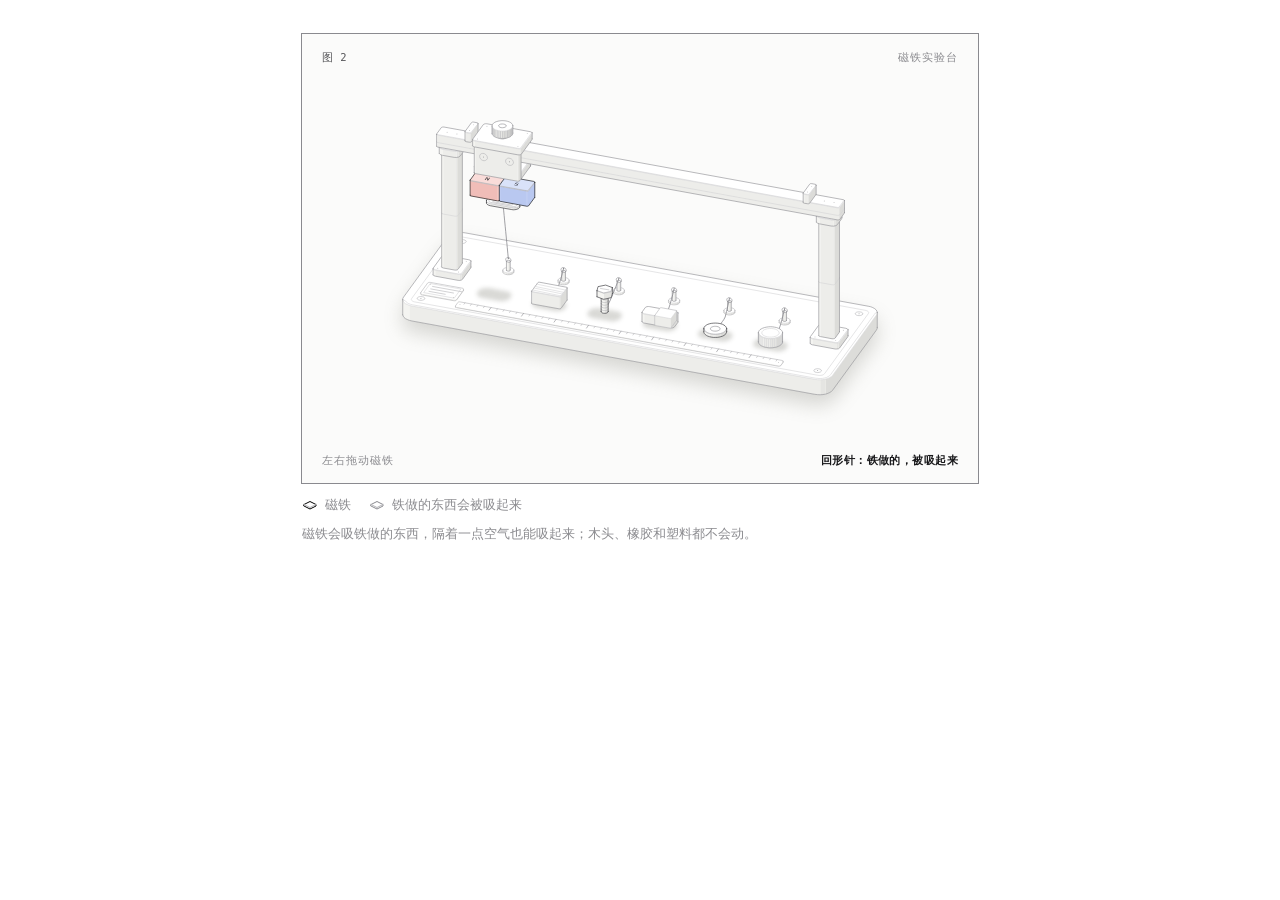
<file: fig/magnet.html>
<!doctype html><html lang="zh"><head><meta charset="utf-8"><meta name="viewport" content="width=device-width, initial-scale=1"><title>磁铁实验台</title><style>
.iso{
  --anatomy-page:#0b0b0b;--anatomy-card:#131313;--anatomy-text:#a3a3a3;--anatomy-strong:#e6e6e6;--anatomy-muted:#6e6e6e;
  --anatomy-paper:#131313;--anatomy-face:#1b1b1b;--anatomy-top:#1c1c1c;
  --anatomy-shade-0:#0f0f0f;--anatomy-shade-1:#121212;--anatomy-shade-2:#151515;--anatomy-shade-3:#181818;
  --anatomy-lit-top:#262626;--anatomy-lit-shade:#1d1d1d;
  --anatomy-hi:#d4d4d4;--anatomy-mid:#6a6a6a;--anatomy-lo:#3e3e3e;--anatomy-faint:#2a2a2a;--anatomy-lit:#ffffff;
  --anatomy-halo:#050505;--anatomy-halo-opacity:.9;--anatomy-dot:#e6e6e6;
  --anatomy-red:#ff6b6b;--anatomy-green:#6be0a0;--anatomy-blue:#6b9bff;
  --anatomy-weight:.6px;--anatomy-ease:cubic-bezier(.32,.72,0,1);
  --anatomy-mono:ui-monospace,"SF Mono",Menlo,Consolas,monospace;
  --anatomy-lift:inset 0 1px 0 0 #ffffff0a,inset 0 0 0 1px #ffffff06,0 0 0 1px #00000026,0 1px 1px -.5px #00000014,0 3px 3px -1.5px #00000014,0 6px 6px -3px #00000014,0 12px 12px -6px #00000014;
}
.iso[data-theme="light"]{
  --anatomy-page:#f2f2ef;--anatomy-card:#fbfbfa;--anatomy-text:#57575a;--anatomy-strong:#18181a;--anatomy-muted:#8c8c90;
  --anatomy-paper:#fbfbfa;--anatomy-face:#ffffff;--anatomy-top:#ffffff;
  --anatomy-shade-0:#dcdcd9;--anatomy-shade-1:#e5e5e2;--anatomy-shade-2:#ededea;--anatomy-shade-3:#f4f4f1;
  --anatomy-lit-top:#ffffff;--anatomy-lit-shade:#eeeeeb;
  --anatomy-hi:#26262a;--anatomy-mid:#8a8a8f;--anatomy-lo:#b4b4b8;--anatomy-faint:#d4d4d6;--anatomy-lit:#000000;
  --anatomy-halo:#8a8a80;--anatomy-halo-opacity:.32;--anatomy-dot:#3a3a3e;
  --anatomy-red:#e5484d;--anatomy-green:#30a46c;--anatomy-blue:#3e63dd;
  --anatomy-lift:inset 0 1px 0 0 #ffffff,0 0 0 1px #0000000f,0 1px 1px -.5px #0000000a,0 3px 3px -1.5px #0000000a,0 6px 6px -3px #0000000a,0 12px 12px -6px #0000000a;
}
.iso-svg{display:block;width:100%;height:auto;overflow:visible}
.iso-svg path,.iso-svg circle{vector-effect:non-scaling-stroke}
.iso-fill{fill:var(--anatomy-paper);stroke:none}
.iso-solid[data-lit]>.iso-fill{fill:var(--anatomy-face)}
.iso-shade,.iso-top{stroke:none}
.iso-shade[data-shade="0"]{fill:var(--anatomy-shade-0)}
.iso-shade[data-shade="1"]{fill:var(--anatomy-shade-1)}
.iso-shade[data-shade="2"]{fill:var(--anatomy-shade-2)}
.iso-shade[data-shade="3"]{fill:var(--anatomy-shade-3)}
.iso-top{fill:var(--anatomy-top)}
.iso-solid[data-lit]>.iso-top{fill:var(--anatomy-lit-top)}
.iso-solid[data-lit]>.iso-shade{fill:var(--anatomy-lit-shade)}
.iso-solid[data-seamless]>.iso-shade,.iso-solid[data-seamless]>.iso-top{stroke-width:.4;stroke-linejoin:round}
.iso-solid[data-seamless]>.iso-shade[data-shade="0"]{stroke:var(--anatomy-shade-0)}
.iso-solid[data-seamless]>.iso-shade[data-shade="1"]{stroke:var(--anatomy-shade-1)}
.iso-solid[data-seamless]>.iso-shade[data-shade="2"]{stroke:var(--anatomy-shade-2)}
.iso-solid[data-seamless]>.iso-shade[data-shade="3"]{stroke:var(--anatomy-shade-3)}
.iso-solid[data-seamless]>.iso-top{stroke:var(--anatomy-top)}
.iso-solid[data-seamless][data-lit]>.iso-top{stroke:var(--anatomy-lit-top)}
.iso-solid[data-seamless][data-lit]>.iso-shade{stroke:var(--anatomy-lit-shade)}
.iso-solid[data-lit]>.iso-edge{stroke:var(--anatomy-lit)}
.iso-halo{fill:var(--anatomy-halo);stroke:none;filter:blur(9px);opacity:var(--anatomy-halo-opacity);transform:translateY(3px)}
.iso-line{fill:none;stroke:var(--anatomy-lo);stroke-width:var(--anatomy-weight);stroke-linecap:round;stroke-linejoin:round}
.iso-line[data-tone="hi"]{stroke:var(--anatomy-hi)}
.iso-line[data-tone="mid"]{stroke:var(--anatomy-mid)}
.iso-line[data-tone="lo"]{stroke:var(--anatomy-lo)}
.iso-line[data-tone="faint"]{stroke:var(--anatomy-faint)}
.iso-line[data-tone="lit"]{stroke:var(--anatomy-lit)}
.iso-line[data-tone="red"]{stroke:var(--anatomy-red)}
.iso-line[data-tone="green"]{stroke:var(--anatomy-green)}
.iso-line[data-tone="blue"]{stroke:var(--anatomy-blue)}
.iso-line[data-dotted]{stroke-dasharray:.01 3.5;stroke-width:1}
.iso-line[data-dashed]{stroke-dasharray:3 3}
.iso-line[data-flow]{stroke-dasharray:2 6}
.iso-wire-end{fill:var(--anatomy-paper);stroke:var(--anatomy-lo);stroke-width:var(--anatomy-weight)}
.iso-wire[data-tone="hi"] .iso-wire-end{stroke:var(--anatomy-hi)}
.iso-wire[data-tone="mid"] .iso-wire-end{stroke:var(--anatomy-mid)}
.iso-wire[data-tone="faint"] .iso-wire-end{stroke:var(--anatomy-faint)}
.iso-wire[data-tone="lit"] .iso-wire-end{stroke:var(--anatomy-lit)}
.iso-dots circle{fill:var(--anatomy-dot);stroke:none;opacity:.32}
.iso-dots[data-tone="hi"] circle{opacity:.85}
.iso-dots[data-tone="mid"] circle{opacity:.45}
.iso-dots[data-tone="lo"] circle{opacity:.22}
.iso-dots[data-tone="faint"] circle{opacity:.12}
.iso-face-text{fill:var(--anatomy-mid);font-family:var(--anatomy-mono);letter-spacing:.04em}
.iso-face-text[data-tone="hi"]{fill:var(--anatomy-hi)}
.iso-face-text[data-tone="lo"]{fill:var(--anatomy-lo)}
.iso-face-text[data-tone="faint"]{fill:var(--anatomy-faint)}
.tb-body{fill:var(--anatomy-shade-2);stroke:none}
.tb-shine{fill:var(--anatomy-top);stroke:none}
.tb-shade{fill:var(--anatomy-shade-0);stroke:none}
.tb-ring{fill:none;stroke:var(--anatomy-lo);stroke-width:.45;stroke-linecap:butt;stroke-linejoin:round}
.tb-ring[data-tone="mid"]{stroke:var(--anatomy-mid)}
.tb-ring[data-tone="faint"]{stroke:var(--anatomy-faint)}
.tb-ring[data-tone="hi"]{stroke:var(--anatomy-hi)}
@keyframes iso-flow{to{stroke-dashoffset:-32}}
@keyframes iso-pulse{0%,100%{opacity:.18}12%{opacity:1}40%{opacity:.18}}
.iso-line[data-flow]{animation:iso-flow 1600ms linear infinite}
.iso-dots circle[data-pulse]{animation:iso-pulse 1600ms steps(1,end) infinite;animation-delay:var(--pulse-at,0ms)}
.iso-figure{margin:32px 0 36px}
.iso-plate{position:relative;padding:52px 24px;border-radius:0;background:var(--anatomy-card);box-shadow:0 0 0 1px var(--anatomy-mid);--anatomy-paper:var(--anatomy-card)}
.iso-plate-corners{position:absolute;inset:18px 20px;pointer-events:none}
.iso-plate-corner{position:absolute;color:var(--anatomy-muted);font-family:var(--anatomy-mono);font-size:10.5px;line-height:1;letter-spacing:.04em;white-space:nowrap}
.iso-plate-corner[data-corner="fig"]{top:0;left:0;color:var(--anatomy-text)}
.iso-plate-corner[data-corner="title"]{top:0;right:0;text-transform:uppercase;letter-spacing:.1em}
.iso-plate-corner[data-corner="hint"]{bottom:0;left:0;text-transform:uppercase;letter-spacing:.1em}
.iso-plate-corner[data-corner="readout"]{right:0;bottom:0;color:var(--anatomy-text);font-variant-numeric:tabular-nums}
.iso-plate .iso-svg{margin:0 auto}
.iso-legend{display:grid;gap:8px;margin-top:12px;color:var(--anatomy-muted);font-size:13px;line-height:1.55}
.iso-keys{display:flex;flex-wrap:wrap;gap:6px 18px}
.iso-key{display:inline-flex;align-items:center;gap:7px}
.iso-swatch{width:16px;height:10px;flex:none;overflow:visible}
.iso-swatch path{fill:none;stroke:var(--anatomy-hi);stroke-width:1;vector-effect:non-scaling-stroke;stroke-linejoin:round;stroke-linecap:round}
.iso-swatch[data-mark="raised"] path,.iso-swatch[data-mark="flat"] path{stroke:var(--anatomy-mid)}
.iso-swatch[data-mark="lit"] path{stroke:var(--anatomy-lit)}
.iso-swatch[data-mark="dim"] path{stroke:var(--anatomy-lo)}
.iso-swatch[data-mark="dotted"] path{stroke-dasharray:.01 3;stroke-width:1.4}
.iso-swatch[data-mark="dashed"] path{stroke-dasharray:3 2.5}
.iso-swatch[data-mark="red"] path{stroke:var(--anatomy-red)}
.iso-swatch[data-mark="green"] path{stroke:var(--anatomy-green)}
.iso-swatch[data-mark="blue"] path{stroke:var(--anatomy-blue)}
.iso-swatch-crease{stroke:var(--anatomy-lo)!important}
@media (max-width:560px){.iso-plate{padding:48px 12px 70px}.iso-plate-corner[data-corner="hint"]{bottom:18px}}
@media (prefers-reduced-motion:reduce){.iso-line[data-flow],.iso-dots circle[data-pulse]{animation:none}}

*{box-sizing:border-box}
html{color-scheme:dark}
body[data-theme="light"]{color-scheme:light}
body{margin:0;background:var(--anatomy-page);color:var(--anatomy-text);font:14px/1.6 ui-sans-serif,system-ui,-apple-system,"Segoe UI",sans-serif;-webkit-font-smoothing:antialiased}
.iso-page{width:min(650px,100% - 32px);margin:64px auto 96px}

html,body{background:transparent!important;overflow:hidden}
.iso-page{width:100%!important;max-width:680px;margin:0 auto!important;padding:2px}
body{font-family:"Baloo 2","PingFang SC","Hiragino Sans GB","Microsoft YaHei",system-ui,sans-serif}
.iso-stage{touch-action:none;cursor:grab;outline:none;user-select:none;-webkit-user-select:none;-webkit-touch-callout:none}
.iso-stage:active{cursor:grabbing}
.iso-plate-corner[data-corner="readout"]{font-weight:700;color:var(--anatomy-strong)}
</style></head><body class="iso" data-theme="light"><main class="iso-page"><figure class="iso-figure"><div class="iso-plate"><div class="iso-plate-corners" aria-hidden="true"><span class="iso-plate-corner" data-corner="fig">图 2</span><span class="iso-plate-corner" data-corner="title">磁铁实验台</span><span class="iso-plate-corner" data-corner="hint">左右拖动磁铁</span><span class="iso-plate-corner" data-corner="readout" data-readout>移到东西上面看看</span></div><style>
@media (max-width:520px){.iso-stage{overflow:hidden;margin:-4% 0 -2%}.iso-stage svg{width:116%;margin:0 -8%}}
.mg-n{--anatomy-top:#f9dcd9;--anatomy-lit-top:#f9dcd9;--anatomy-face:#fbe6e4;--anatomy-lit-shade:#f0bdb8;--anatomy-shade-0:#e8a49e;--anatomy-shade-1:#edb3ae;--anatomy-shade-2:#f1c2be;--anatomy-shade-3:#f5d0cc}
.mg-s{--anatomy-top:#d9e2f9;--anatomy-lit-top:#d9e2f9;--anatomy-face:#e4eafb;--anatomy-lit-shade:#b9c8f0;--anatomy-shade-0:#9fb3e8;--anatomy-shade-1:#aebfed;--anatomy-shade-2:#bdcbf1;--anatomy-shade-3:#cbd6f5}
.iso[data-theme="dark"] .mg-n{--anatomy-top:#4a2326;--anatomy-lit-top:#5a2a2e;--anatomy-face:#3a1c1e;--anatomy-lit-shade:#3e1d20;--anatomy-shade-0:#2a1314;--anatomy-shade-1:#311618;--anatomy-shade-2:#38191b;--anatomy-shade-3:#401d1f}
.iso[data-theme="dark"] .mg-s{--anatomy-top:#222c4a;--anatomy-lit-top:#29355a;--anatomy-face:#1c233a;--anatomy-lit-shade:#1e2640;--anatomy-shade-0:#13172a;--anatomy-shade-1:#161b31;--anatomy-shade-2:#191f38;--anatomy-shade-3:#1d2440}
</style><div class="iso-stage" tabindex="0" role="slider" aria-label="磁铁：用左右键移到下一样东西" aria-valuemin="1" aria-valuemax="6" aria-valuenow="1" aria-valuetext="移到东西上面看看"><svg xmlns="http://www.w3.org/2000/svg" class="iso-svg" viewBox="0 0 600 330" role="img" aria-label="磁铁实验台：一根横梁架在两根柱子上，滑块下面挂着一块磁铁。下面有六样东西，每样用线绑在小钉上。磁铁移到铁做的东西上面，它就被吸起来，挂在磁铁下面；木块、橡皮擦和塑料瓶盖不会动。"><path class="iso-halo" d="M73.3 211.4L73.4 210.1L74.1 208.9L115.9 151.4L117 150.2L118.6 149.2L120.5 148.3L122.7 147.7L125.2 147.2L127.8 147L130.3 147.1L132.9 147.4L518 217.5L520.4 218.1L522.4 218.9L524.2 219.8L525.5 221L526.3 222.2L526.7 223.5L526.7 237.8L526.6 239.1L525.9 240.3L484.1 297.8L483 299L481.4 300L479.5 300.9L477.3 301.5L474.8 301.9L472.2 302.1L469.7 302.1L467.1 301.7L82 231.6L79.6 231.1L77.6 230.3L75.8 229.3L74.5 228.2L73.7 227L73.3 225.7Z"/><g class="iso-solid"><path class="iso-fill" d="M128.7 179L128.7 177.7L129.3 176.4L130.5 175.2L132.1 174.2L134.1 173.4L136.5 172.9L139 172.6L141.6 172.6L144.1 172.9L146.5 173.5L148.5 174.3L150.1 175.4L151.1 176.5L151.7 177.8L151.7 180.1L151.7 181.4L151.1 182.7L149.9 183.8L148.3 184.8L146.2 185.6L143.9 186.2L141.3 186.4L138.7 186.4L136.2 186.1L133.9 185.5L131.9 184.7L130.3 183.7L129.2 182.5L128.7 181.3Z"/><path class="iso-shade" data-shade="0" d="M151.1 182.7L149.9 183.8L149.9 181.5L151.1 180.4ZM149.9 183.8L148.3 184.8L148.3 182.5L149.9 181.5ZM148.3 184.8L146.2 185.6L146.2 183.3L148.3 182.5ZM151.7 180.1L151.7 181.4L151.7 179.1L151.7 177.8ZM151.7 181.4L151.1 182.7L151.1 180.4L151.7 179.1Z"/><path class="iso-shade" data-shade="1" d="M146.2 185.6L143.9 186.2L143.9 183.9L146.2 183.3ZM143.9 186.2L141.3 186.4L141.3 184.1L143.9 183.9Z"/><path class="iso-shade" data-shade="2" d="M141.3 186.4L138.7 186.4L138.7 184.1L141.3 184.1ZM138.7 186.4L136.2 186.1L136.2 183.8L138.7 184.1ZM136.2 186.1L133.9 185.5L133.9 183.2L136.2 183.8Z"/><path class="iso-shade" data-shade="3" d="M133.9 185.5L131.9 184.7L131.9 182.4L133.9 183.2ZM131.9 184.7L130.3 183.7L130.3 181.4L131.9 182.4ZM130.3 183.7L129.2 182.5L129.2 180.2L130.3 181.4ZM129.2 182.5L128.7 181.3L128.7 179L129.2 180.2Z"/><path class="iso-top" d="M151.1 180.4L149.9 181.5L148.3 182.5L146.2 183.3L143.9 183.9L141.3 184.1L138.7 184.1L136.2 183.8L133.9 183.2L131.9 182.4L130.3 181.4L129.2 180.2L128.7 179L128.7 177.7L129.3 176.4L130.5 175.2L132.1 174.2L134.1 173.4L136.5 172.9L139 172.6L141.6 172.6L144.1 172.9L146.5 173.5L148.5 174.3L150.1 175.4L151.1 176.5L151.7 177.8L151.7 179.1Z"/><path class="iso-line iso-crease" data-tone="faint" d="M151.7 177.8L151.7 179.1L151.1 180.4L149.9 181.5L148.3 182.5L146.2 183.3L143.9 183.9L141.3 184.1L138.7 184.1L136.2 183.8L133.9 183.2L131.9 182.4L130.3 181.4L129.2 180.2L128.7 179"/><path class="iso-line iso-edge" data-tone="lo" d="M128.7 179L128.7 177.7L129.3 176.4L130.5 175.2L132.1 174.2L134.1 173.4L136.5 172.9L139 172.6L141.6 172.6L144.1 172.9L146.5 173.5L148.5 174.3L150.1 175.4L151.1 176.5L151.7 177.8M151.7 180.1L151.7 181.4L151.1 182.7L149.9 183.8L148.3 184.8L146.2 185.6L143.9 186.2L141.3 186.4L138.7 186.4L136.2 186.1L133.9 185.5L131.9 184.7L130.3 183.7L129.2 182.5L128.7 181.3M128.7 179L128.7 181.3M151.7 177.8L151.7 180.1"/></g><g class="iso-solid"><path class="iso-fill" d="M131.3 174L131.3 173L131.8 172L132.7 171.1L134 170.3L135.5 169.7L137.3 169.3L139.3 169.1L141.3 169.1L143.2 169.3L145 169.8L146.6 170.4L147.8 171.2L148.6 172.1L149.1 173.1L149.1 177.9L149 178.9L148.6 179.9L147.7 180.8L146.4 181.6L144.8 182.2L143 182.6L141.1 182.8L139.1 182.8L137.1 182.6L135.3 182.1L133.8 181.5L132.6 180.7L131.7 179.8L131.3 178.8Z"/><path class="iso-shade" data-shade="0" d="M148.6 179.9L147.7 180.8L147.7 175.9L148.6 175ZM147.7 180.8L146.4 181.6L146.4 176.7L147.7 175.9ZM146.4 181.6L144.8 182.2L144.8 177.3L146.4 176.7ZM149.1 177.9L149 178.9L149 174.1L149.1 173.1ZM149 178.9L148.6 179.9L148.6 175L149 174.1Z"/><path class="iso-shade" data-shade="1" d="M144.8 182.2L143 182.6L143 177.7L144.8 177.3ZM143 182.6L141.1 182.8L141.1 178L143 177.7Z"/><path class="iso-shade" data-shade="2" d="M141.1 182.8L139.1 182.8L139.1 177.9L141.1 178ZM139.1 182.8L137.1 182.6L137.1 177.7L139.1 177.9ZM137.1 182.6L135.3 182.1L135.3 177.3L137.1 177.7Z"/><path class="iso-shade" data-shade="3" d="M135.3 182.1L133.8 181.5L133.8 176.6L135.3 177.3ZM133.8 181.5L132.6 180.7L132.6 175.8L133.8 176.6ZM132.6 180.7L131.7 179.8L131.7 174.9L132.6 175.8ZM131.7 179.8L131.3 178.8L131.3 174L131.7 174.9Z"/><path class="iso-top" d="M148.6 175L147.7 175.9L146.4 176.7L144.8 177.3L143 177.7L141.1 178L139.1 177.9L137.1 177.7L135.3 177.3L133.8 176.6L132.6 175.8L131.7 174.9L131.3 174L131.3 173L131.8 172L132.7 171.1L134 170.3L135.5 169.7L137.3 169.3L139.3 169.1L141.3 169.1L143.2 169.3L145 169.8L146.6 170.4L147.8 171.2L148.6 172.1L149.1 173.1L149 174.1Z"/><path class="iso-line iso-crease" data-tone="faint" d="M149.1 173.1L149 174.1L148.6 175L147.7 175.9L146.4 176.7L144.8 177.3L143 177.7L141.1 178L139.1 177.9L137.1 177.7L135.3 177.3L133.8 176.6L132.6 175.8L131.7 174.9L131.3 174"/><path class="iso-line iso-edge" data-tone="mid" d="M131.3 174L131.3 173L131.8 172L132.7 171.1L134 170.3L135.5 169.7L137.3 169.3L139.3 169.1L141.3 169.1L143.2 169.3L145 169.8L146.6 170.4L147.8 171.2L148.6 172.1L149.1 173.1M149.1 177.9L149 178.9L148.6 179.9L147.7 180.8L146.4 181.6L144.8 182.2L143 182.6L141.1 182.8L139.1 182.8L137.1 182.6L135.3 182.1L133.8 181.5L132.6 180.7L131.7 179.8L131.3 178.8M131.3 174L131.3 178.8M149.1 173.1L149.1 177.9"/></g><g class="iso-solid"><path class="iso-fill" d="M100.4 217.8L100.4 216.5L101 215.2L102.2 214.1L103.8 213.1L105.9 212.3L108.2 211.7L110.8 211.5L113.4 211.5L115.9 211.8L118.2 212.4L120.2 213.2L121.8 214.2L122.9 215.4L123.4 216.6L123.4 218.9L123.4 220.2L122.8 221.5L121.6 222.6L120 223.6L118 224.4L115.6 225L113.1 225.3L110.5 225.2L108 224.9L105.6 224.4L103.6 223.5L102 222.5L101 221.3L100.4 220.1Z"/><path class="iso-shade" data-shade="0" d="M122.8 221.5L121.6 222.6L121.6 220.4L122.8 219.2ZM121.6 222.6L120 223.6L120 221.4L121.6 220.4ZM120 223.6L118 224.4L118 222.1L120 221.4ZM123.4 218.9L123.4 220.2L123.4 217.9L123.4 216.6ZM123.4 220.2L122.8 221.5L122.8 219.2L123.4 217.9Z"/><path class="iso-shade" data-shade="1" d="M118 224.4L115.6 225L115.6 222.7L118 222.1ZM115.6 225L113.1 225.3L113.1 223L115.6 222.7Z"/><path class="iso-shade" data-shade="2" d="M113.1 225.3L110.5 225.2L110.5 223L113.1 223ZM110.5 225.2L108 224.9L108 222.6L110.5 223ZM108 224.9L105.6 224.4L105.6 222.1L108 222.6Z"/><path class="iso-shade" data-shade="3" d="M105.6 224.4L103.6 223.5L103.6 221.3L105.6 222.1ZM103.6 223.5L102 222.5L102 220.2L103.6 221.3ZM102 222.5L101 221.3L101 219.1L102 220.2ZM101 221.3L100.4 220.1L100.4 217.8L101 219.1Z"/><path class="iso-top" d="M122.8 219.2L121.6 220.4L120 221.4L118 222.1L115.6 222.7L113.1 223L110.5 223L108 222.6L105.6 222.1L103.6 221.3L102 220.2L101 219.1L100.4 217.8L100.4 216.5L101 215.2L102.2 214.1L103.8 213.1L105.9 212.3L108.2 211.7L110.8 211.5L113.4 211.5L115.9 211.8L118.2 212.4L120.2 213.2L121.8 214.2L122.9 215.4L123.4 216.6L123.4 217.9Z"/><path class="iso-line iso-crease" data-tone="faint" d="M123.4 216.6L123.4 217.9L122.8 219.2L121.6 220.4L120 221.4L118 222.1L115.6 222.7L113.1 223L110.5 223L108 222.6L105.6 222.1L103.6 221.3L102 220.2L101 219.1L100.4 217.8"/><path class="iso-line iso-edge" data-tone="lo" d="M100.4 217.8L100.4 216.5L101 215.2L102.2 214.1L103.8 213.1L105.9 212.3L108.2 211.7L110.8 211.5L113.4 211.5L115.9 211.8L118.2 212.4L120.2 213.2L121.8 214.2L122.9 215.4L123.4 216.6M123.4 218.9L123.4 220.2L122.8 221.5L121.6 222.6L120 223.6L118 224.4L115.6 225L113.1 225.3L110.5 225.2L108 224.9L105.6 224.4L103.6 223.5L102 222.5L101 221.3L100.4 220.1M100.4 217.8L100.4 220.1M123.4 216.6L123.4 218.9"/></g><g class="iso-solid"><path class="iso-fill" d="M103 212.8L103.1 211.8L103.5 210.8L104.4 209.9L105.7 209.2L107.3 208.5L109.1 208.1L111 207.9L113 207.9L115 208.2L116.8 208.6L118.3 209.2L119.5 210L120.4 210.9L120.8 211.9L120.8 216.8L120.8 217.8L120.3 218.7L119.4 219.6L118.1 220.4L116.6 221L114.8 221.4L112.8 221.7L110.8 221.6L108.9 221.4L107.1 221L105.5 220.3L104.3 219.5L103.5 218.6L103 217.7Z"/><path class="iso-shade" data-shade="0" d="M120.3 218.7L119.4 219.6L119.4 214.8L120.3 213.9ZM119.4 219.6L118.1 220.4L118.1 215.5L119.4 214.8ZM118.1 220.4L116.6 221L116.6 216.2L118.1 215.5ZM120.8 216.8L120.8 217.8L120.8 212.9L120.8 211.9ZM120.8 217.8L120.3 218.7L120.3 213.9L120.8 212.9Z"/><path class="iso-shade" data-shade="1" d="M116.6 221L114.8 221.4L114.8 216.6L116.6 216.2ZM114.8 221.4L112.8 221.7L112.8 216.8L114.8 216.6Z"/><path class="iso-shade" data-shade="2" d="M112.8 221.7L110.8 221.6L110.8 216.8L112.8 216.8ZM110.8 221.6L108.9 221.4L108.9 216.5L110.8 216.8ZM108.9 221.4L107.1 221L107.1 216.1L108.9 216.5Z"/><path class="iso-shade" data-shade="3" d="M107.1 221L105.5 220.3L105.5 215.5L107.1 216.1ZM105.5 220.3L104.3 219.5L104.3 214.7L105.5 215.5ZM104.3 219.5L103.5 218.6L103.5 213.8L104.3 214.7ZM103.5 218.6L103 217.7L103 212.8L103.5 213.8Z"/><path class="iso-top" d="M120.3 213.9L119.4 214.8L118.1 215.5L116.6 216.2L114.8 216.6L112.8 216.8L110.8 216.8L108.9 216.5L107.1 216.1L105.5 215.5L104.3 214.7L103.5 213.8L103 212.8L103.1 211.8L103.5 210.8L104.4 209.9L105.7 209.2L107.3 208.5L109.1 208.1L111 207.9L113 207.9L115 208.2L116.8 208.6L118.3 209.2L119.5 210L120.4 210.9L120.8 211.9L120.8 212.9Z"/><path class="iso-line iso-crease" data-tone="faint" d="M120.8 211.9L120.8 212.9L120.3 213.9L119.4 214.8L118.1 215.5L116.6 216.2L114.8 216.6L112.8 216.8L110.8 216.8L108.9 216.5L107.1 216.1L105.5 215.5L104.3 214.7L103.5 213.8L103 212.8"/><path class="iso-line iso-edge" data-tone="mid" d="M103 212.8L103.1 211.8L103.5 210.8L104.4 209.9L105.7 209.2L107.3 208.5L109.1 208.1L111 207.9L113 207.9L115 208.2L116.8 208.6L118.3 209.2L119.5 210L120.4 210.9L120.8 211.9M120.8 216.8L120.8 217.8L120.3 218.7L119.4 219.6L118.1 220.4L116.6 221L114.8 221.4L112.8 221.7L110.8 221.6L108.9 221.4L107.1 221L105.5 220.3L104.3 219.5L103.5 218.6L103 217.7M103 212.8L103 217.7M120.8 211.9L120.8 216.8"/></g><g class="iso-solid"><path class="iso-fill" d="M476.6 242.3L476.6 241L477.2 239.7L478.4 238.6L480 237.6L482 236.8L484.4 236.2L486.9 235.9L489.5 236L492 236.3L494.4 236.8L496.4 237.7L498 238.7L499 239.9L499.6 241.1L499.6 243.4L499.6 244.7L499 246L497.8 247.1L496.2 248.1L494.1 248.9L491.8 249.5L489.2 249.7L486.6 249.7L484.1 249.4L481.8 248.8L479.8 248L478.2 247L477.1 245.8L476.6 244.6Z"/><path class="iso-shade" data-shade="0" d="M499 246L497.8 247.1L497.8 244.8L499 243.7ZM497.8 247.1L496.2 248.1L496.2 245.8L497.8 244.8ZM496.2 248.1L494.1 248.9L494.1 246.6L496.2 245.8ZM499.6 243.4L499.6 244.7L499.6 242.4L499.6 241.1ZM499.6 244.7L499 246L499 243.7L499.6 242.4Z"/><path class="iso-shade" data-shade="1" d="M494.1 248.9L491.8 249.5L491.8 247.2L494.1 246.6ZM491.8 249.5L489.2 249.7L489.2 247.5L491.8 247.2Z"/><path class="iso-shade" data-shade="2" d="M489.2 249.7L486.6 249.7L486.6 247.4L489.2 247.5ZM486.6 249.7L484.1 249.4L484.1 247.1L486.6 247.4ZM484.1 249.4L481.8 248.8L481.8 246.6L484.1 247.1Z"/><path class="iso-shade" data-shade="3" d="M481.8 248.8L479.8 248L479.8 245.7L481.8 246.6ZM479.8 248L478.2 247L478.2 244.7L479.8 245.7ZM478.2 247L477.1 245.8L477.1 243.5L478.2 244.7ZM477.1 245.8L476.6 244.6L476.6 242.3L477.1 243.5Z"/><path class="iso-top" d="M499 243.7L497.8 244.8L496.2 245.8L494.1 246.6L491.8 247.2L489.2 247.5L486.6 247.4L484.1 247.1L481.8 246.6L479.8 245.7L478.2 244.7L477.1 243.5L476.6 242.3L476.6 241L477.2 239.7L478.4 238.6L480 237.6L482 236.8L484.4 236.2L486.9 235.9L489.5 236L492 236.3L494.4 236.8L496.4 237.7L498 238.7L499 239.9L499.6 241.1L499.6 242.4Z"/><path class="iso-line iso-crease" data-tone="faint" d="M499.6 241.1L499.6 242.4L499 243.7L497.8 244.8L496.2 245.8L494.1 246.6L491.8 247.2L489.2 247.5L486.6 247.4L484.1 247.1L481.8 246.6L479.8 245.7L478.2 244.7L477.1 243.5L476.6 242.3"/><path class="iso-line iso-edge" data-tone="lo" d="M476.6 242.3L476.6 241L477.2 239.7L478.4 238.6L480 237.6L482 236.8L484.4 236.2L486.9 235.9L489.5 236L492 236.3L494.4 236.8L496.4 237.7L498 238.7L499 239.9L499.6 241.1M499.6 243.4L499.6 244.7L499 246L497.8 247.1L496.2 248.1L494.1 248.9L491.8 249.5L489.2 249.7L486.6 249.7L484.1 249.4L481.8 248.8L479.8 248L478.2 247L477.1 245.8L476.6 244.6M476.6 242.3L476.6 244.6M499.6 241.1L499.6 243.4"/></g><g class="iso-solid"><path class="iso-fill" d="M479.2 237.3L479.2 236.3L479.7 235.3L480.6 234.4L481.9 233.6L483.4 233L485.2 232.6L487.2 232.4L489.2 232.4L491.1 232.6L492.9 233.1L494.5 233.7L495.7 234.5L496.5 235.4L497 236.4L497 241.3L496.9 242.3L496.5 243.2L495.6 244.1L494.3 244.9L492.7 245.5L490.9 245.9L489 246.1L487 246.1L485 245.9L483.2 245.4L481.7 244.8L480.5 244L479.6 243.1L479.2 242.1Z"/><path class="iso-shade" data-shade="0" d="M496.5 243.2L495.6 244.1L495.6 239.3L496.5 238.4ZM495.6 244.1L494.3 244.9L494.3 240L495.6 239.3ZM494.3 244.9L492.7 245.5L492.7 240.6L494.3 240ZM497 241.3L496.9 242.3L496.9 237.4L497 236.4ZM496.9 242.3L496.5 243.2L496.5 238.4L496.9 237.4Z"/><path class="iso-shade" data-shade="1" d="M492.7 245.5L490.9 245.9L490.9 241.1L492.7 240.6ZM490.9 245.9L489 246.1L489 241.3L490.9 241.1Z"/><path class="iso-shade" data-shade="2" d="M489 246.1L487 246.1L487 241.3L489 241.3ZM487 246.1L485 245.9L485 241L487 241.3ZM485 245.9L483.2 245.4L483.2 240.6L485 241Z"/><path class="iso-shade" data-shade="3" d="M483.2 245.4L481.7 244.8L481.7 239.9L483.2 240.6ZM481.7 244.8L480.5 244L480.5 239.2L481.7 239.9ZM480.5 244L479.6 243.1L479.6 238.3L480.5 239.2ZM479.6 243.1L479.2 242.1L479.2 237.3L479.6 238.3Z"/><path class="iso-top" d="M496.5 238.4L495.6 239.3L494.3 240L492.7 240.6L490.9 241.1L489 241.3L487 241.3L485 241L483.2 240.6L481.7 239.9L480.5 239.2L479.6 238.3L479.2 237.3L479.2 236.3L479.7 235.3L480.6 234.4L481.9 233.6L483.4 233L485.2 232.6L487.2 232.4L489.2 232.4L491.1 232.6L492.9 233.1L494.5 233.7L495.7 234.5L496.5 235.4L497 236.4L496.9 237.4Z"/><path class="iso-line iso-crease" data-tone="faint" d="M497 236.4L496.9 237.4L496.5 238.4L495.6 239.3L494.3 240L492.7 240.6L490.9 241.1L489 241.3L487 241.3L485 241L483.2 240.6L481.7 239.9L480.5 239.2L479.6 238.3L479.2 237.3"/><path class="iso-line iso-edge" data-tone="mid" d="M479.2 237.3L479.2 236.3L479.7 235.3L480.6 234.4L481.9 233.6L483.4 233L485.2 232.6L487.2 232.4L489.2 232.4L491.1 232.6L492.9 233.1L494.5 233.7L495.7 234.5L496.5 235.4L497 236.4M497 241.3L496.9 242.3L496.5 243.2L495.6 244.1L494.3 244.9L492.7 245.5L490.9 245.9L489 246.1L487 246.1L485 245.9L483.2 245.4L481.7 244.8L480.5 244L479.6 243.1L479.2 242.1M479.2 237.3L479.2 242.1M497 236.4L497 241.3"/></g><g class="iso-solid"><path class="iso-fill" d="M448.3 281.1L448.3 279.8L448.9 278.5L450.1 277.4L451.7 276.4L453.8 275.6L456.1 275L458.7 274.8L461.3 274.8L463.8 275.1L466.1 275.7L468.1 276.5L469.7 277.5L470.8 278.7L471.3 279.9L471.3 282.2L471.3 283.5L470.7 284.8L469.5 286L467.9 287L465.9 287.8L463.5 288.3L461 288.6L458.4 288.6L455.9 288.3L453.5 287.7L451.5 286.9L449.9 285.8L448.9 284.7L448.3 283.4Z"/><path class="iso-shade" data-shade="0" d="M470.7 284.8L469.5 286L469.5 283.7L470.7 282.5ZM469.5 286L467.9 287L467.9 284.7L469.5 283.7ZM467.9 287L465.9 287.8L465.9 285.5L467.9 284.7ZM471.3 282.2L471.3 283.5L471.3 281.2L471.3 279.9ZM471.3 283.5L470.7 284.8L470.7 282.5L471.3 281.2Z"/><path class="iso-shade" data-shade="1" d="M465.9 287.8L463.5 288.3L463.5 286L465.9 285.5ZM463.5 288.3L461 288.6L461 286.3L463.5 286Z"/><path class="iso-shade" data-shade="2" d="M461 288.6L458.4 288.6L458.4 286.3L461 286.3ZM458.4 288.6L455.9 288.3L455.9 286L458.4 286.3ZM455.9 288.3L453.5 287.7L453.5 285.4L455.9 286Z"/><path class="iso-shade" data-shade="3" d="M453.5 287.7L451.5 286.9L451.5 284.6L453.5 285.4ZM451.5 286.9L449.9 285.8L449.9 283.5L451.5 284.6ZM449.9 285.8L448.9 284.7L448.9 282.4L449.9 283.5ZM448.9 284.7L448.3 283.4L448.3 281.1L448.9 282.4Z"/><path class="iso-top" d="M470.7 282.5L469.5 283.7L467.9 284.7L465.9 285.5L463.5 286L461 286.3L458.4 286.3L455.9 286L453.5 285.4L451.5 284.6L449.9 283.5L448.9 282.4L448.3 281.1L448.3 279.8L448.9 278.5L450.1 277.4L451.7 276.4L453.8 275.6L456.1 275L458.7 274.8L461.3 274.8L463.8 275.1L466.1 275.7L468.1 276.5L469.7 277.5L470.8 278.7L471.3 279.9L471.3 281.2Z"/><path class="iso-line iso-crease" data-tone="faint" d="M471.3 279.9L471.3 281.2L470.7 282.5L469.5 283.7L467.9 284.7L465.9 285.5L463.5 286L461 286.3L458.4 286.3L455.9 286L453.5 285.4L451.5 284.6L449.9 283.5L448.9 282.4L448.3 281.1"/><path class="iso-line iso-edge" data-tone="lo" d="M448.3 281.1L448.3 279.8L448.9 278.5L450.1 277.4L451.7 276.4L453.8 275.6L456.1 275L458.7 274.8L461.3 274.8L463.8 275.1L466.1 275.7L468.1 276.5L469.7 277.5L470.8 278.7L471.3 279.9M471.3 282.2L471.3 283.5L470.7 284.8L469.5 286L467.9 287L465.9 287.8L463.5 288.3L461 288.6L458.4 288.6L455.9 288.3L453.5 287.7L451.5 286.9L449.9 285.8L448.9 284.7L448.3 283.4M448.3 281.1L448.3 283.4M471.3 279.9L471.3 282.2"/></g><g class="iso-solid"><path class="iso-fill" d="M450.9 276.1L451 275.1L451.4 274.1L452.3 273.2L453.6 272.5L455.2 271.9L457 271.4L458.9 271.2L460.9 271.2L462.9 271.5L464.7 271.9L466.2 272.5L467.4 273.3L468.3 274.2L468.7 275.2L468.7 280.1L468.7 281.1L468.2 282.1L467.3 282.9L466 283.7L464.5 284.3L462.7 284.8L460.7 285L458.7 285L456.8 284.7L455 284.3L453.4 283.6L452.2 282.9L451.4 281.9L450.9 281Z"/><path class="iso-shade" data-shade="0" d="M468.2 282.1L467.3 282.9L467.3 278.1L468.2 277.2ZM467.3 282.9L466 283.7L466 278.9L467.3 278.1ZM466 283.7L464.5 284.3L464.5 279.5L466 278.9ZM468.7 280.1L468.7 281.1L468.7 276.2L468.7 275.2ZM468.7 281.1L468.2 282.1L468.2 277.2L468.7 276.2Z"/><path class="iso-shade" data-shade="1" d="M464.5 284.3L462.7 284.8L462.7 279.9L464.5 279.5ZM462.7 284.8L460.7 285L460.7 280.1L462.7 279.9Z"/><path class="iso-shade" data-shade="2" d="M460.7 285L458.7 285L458.7 280.1L460.7 280.1ZM458.7 285L456.8 284.7L456.8 279.9L458.7 280.1ZM456.8 284.7L455 284.3L455 279.4L456.8 279.9Z"/><path class="iso-shade" data-shade="3" d="M455 284.3L453.4 283.6L453.4 278.8L455 279.4ZM453.4 283.6L452.2 282.9L452.2 278L453.4 278.8ZM452.2 282.9L451.4 281.9L451.4 277.1L452.2 278ZM451.4 281.9L450.9 281L450.9 276.1L451.4 277.1Z"/><path class="iso-top" d="M468.2 277.2L467.3 278.1L466 278.9L464.5 279.5L462.7 279.9L460.7 280.1L458.7 280.1L456.8 279.9L455 279.4L453.4 278.8L452.2 278L451.4 277.1L450.9 276.1L451 275.1L451.4 274.1L452.3 273.2L453.6 272.5L455.2 271.9L457 271.4L458.9 271.2L460.9 271.2L462.9 271.5L464.7 271.9L466.2 272.5L467.4 273.3L468.3 274.2L468.7 275.2L468.7 276.2Z"/><path class="iso-line iso-crease" data-tone="faint" d="M468.7 275.2L468.7 276.2L468.2 277.2L467.3 278.1L466 278.9L464.5 279.5L462.7 279.9L460.7 280.1L458.7 280.1L456.8 279.9L455 279.4L453.4 278.8L452.2 278L451.4 277.1L450.9 276.1"/><path class="iso-line iso-edge" data-tone="mid" d="M450.9 276.1L451 275.1L451.4 274.1L452.3 273.2L453.6 272.5L455.2 271.9L457 271.4L458.9 271.2L460.9 271.2L462.9 271.5L464.7 271.9L466.2 272.5L467.4 273.3L468.3 274.2L468.7 275.2M468.7 280.1L468.7 281.1L468.2 282.1L467.3 282.9L466 283.7L464.5 284.3L462.7 284.8L460.7 285L458.7 285L456.8 284.7L455 284.3L453.4 283.6L452.2 282.9L451.4 281.9L450.9 281M450.9 276.1L450.9 281M468.7 275.2L468.7 280.1"/></g><g class="iso-solid"><path class="iso-fill" d="M73.3 204.2L73.4 203L74.1 201.7L115.9 144.2L117 143.1L118.6 142L120.5 141.2L122.7 140.5L125.2 140.1L127.8 139.9L130.3 140L132.9 140.3L518 210.4L520.4 210.9L522.4 211.7L524.2 212.7L525.5 213.8L526.3 215L526.7 216.3L526.7 230.6L526.6 231.9L525.9 233.2L484.1 290.6L483 291.8L481.4 292.8L479.5 293.7L477.3 294.4L474.8 294.8L472.2 295L469.7 294.9L467.1 294.6L82 224.5L79.6 223.9L77.6 223.1L75.8 222.2L74.5 221.1L73.7 219.8L73.3 218.6Z"/><path class="iso-shade" data-shade="0" d="M526.7 230.6L526.6 231.9L526.6 217.6L526.7 216.3ZM526.6 231.9L525.9 233.2L525.9 218.9L526.6 217.6ZM525.9 233.2L484.1 290.6L484.1 276.3L525.9 218.9ZM484.1 290.6L483 291.8L483 277.5L484.1 276.3ZM483 291.8L481.4 292.8L481.4 278.5L483 277.5ZM481.4 292.8L479.5 293.7L479.5 279.4L481.4 278.5ZM479.5 293.7L477.3 294.4L477.3 280L479.5 279.4Z"/><path class="iso-shade" data-shade="1" d="M477.3 294.4L474.8 294.8L474.8 280.5L477.3 280ZM474.8 294.8L472.2 295L472.2 280.7L474.8 280.5Z"/><path class="iso-shade" data-shade="2" d="M472.2 295L469.7 294.9L469.7 280.6L472.2 280.7ZM469.7 294.9L467.1 294.6L467.1 280.3L469.7 280.6ZM467.1 294.6L82 224.5L82 210.2L467.1 280.3ZM82 224.5L79.6 223.9L79.6 209.6L82 210.2Z"/><path class="iso-shade" data-shade="3" d="M79.6 223.9L77.6 223.1L77.6 208.8L79.6 209.6ZM77.6 223.1L75.8 222.2L75.8 207.9L77.6 208.8ZM75.8 222.2L74.5 221.1L74.5 206.8L75.8 207.9ZM74.5 221.1L73.7 219.8L73.7 205.5L74.5 206.8ZM73.7 219.8L73.3 218.6L73.3 204.2L73.7 205.5Z"/><path class="iso-top" d="M518 210.4L520.4 210.9L522.4 211.7L524.2 212.7L525.5 213.8L526.3 215L526.7 216.3L526.6 217.6L525.9 218.9L484.1 276.3L483 277.5L481.4 278.5L479.5 279.4L477.3 280L474.8 280.5L472.2 280.7L469.7 280.6L467.1 280.3L82 210.2L79.6 209.6L77.6 208.8L75.8 207.9L74.5 206.8L73.7 205.5L73.3 204.2L73.4 203L74.1 201.7L115.9 144.2L117 143.1L118.6 142L120.5 141.2L122.7 140.5L125.2 140.1L127.8 139.9L130.3 140L132.9 140.3Z"/><path class="iso-line iso-crease" data-tone="faint" d="M526.7 216.3L526.6 217.6L525.9 218.9L484.1 276.3L483 277.5L481.4 278.5L479.5 279.4L477.3 280L474.8 280.5L472.2 280.7L469.7 280.6L467.1 280.3L82 210.2L79.6 209.6L77.6 208.8L75.8 207.9L74.5 206.8L73.7 205.5L73.3 204.2"/><path class="iso-line iso-bevel" data-tone="faint" d="M526.7 216.3L524.3 217.4L523.7 218.5L482 275.9L481 276.9L479.7 277.7L478.1 278.5L476.3 279L474.3 279.4L472.1 279.5L470 279.4L467.8 279.2L82.9 209.1L80.8 208.6L79.1 208L77.7 207.2L76.6 206.3L75.9 205.3L73.3 204.2"/><path class="iso-line iso-edge" data-tone="mid" d="M73.3 204.2L73.4 203L74.1 201.7L115.9 144.2L117 143.1L118.6 142L120.5 141.2L122.7 140.5L125.2 140.1L127.8 139.9L130.3 140L132.9 140.3L518 210.4L520.4 210.9L522.4 211.7L524.2 212.7L525.5 213.8L526.3 215L526.7 216.3M526.7 230.6L526.6 231.9L525.9 233.2L484.1 290.6L483 291.8L481.4 292.8L479.5 293.7L477.3 294.4L474.8 294.8L472.2 295L469.7 294.9L467.1 294.6L82 224.5L79.6 223.9L77.6 223.1L75.8 222.2L74.5 221.1L73.7 219.8L73.3 218.6M526.7 216.3L526.7 230.6M73.3 204.2L73.3 218.6"/></g><path class="iso-line" data-tone="faint" d="M515.2 214.3L516.1 214.5L516.9 214.8L517.5 215.1L518 215.5L518.3 216L518.5 216.5L518.4 217L518.2 217.4L476.3 274.9L475.9 275.3L475.3 275.7L474.6 276.1L473.8 276.3L472.8 276.5L471.9 276.5L470.9 276.5L470 276.4L84.8 206.3L83.9 206.1L83.1 205.8L82.5 205.4L82 205L81.7 204.5L81.5 204.1L81.6 203.6L81.8 203.1L123.7 145.6L124.1 145.2L124.7 144.8L125.4 144.5L126.2 144.2L127.2 144.1L128.1 144L129.1 144L130 144.2Z"/><path class="iso-line" data-tone="lo" d="M133.7 149.2L133 149.8L131.8 150.3L130.5 150.4L129.1 150.3L127.8 150L127 149.4L126.7 148.7L126.9 148L127.6 147.4L128.8 147L130.1 146.8L131.5 146.9L132.8 147.3L133.6 147.8L133.9 148.5ZM512.7 218.2L511.9 218.8L510.8 219.2L509.4 219.4L508 219.3L506.8 218.9L506 218.3L505.6 217.7L505.8 217L506.6 216.3L507.7 215.9L509.1 215.8L510.5 215.9L511.7 216.2L512.6 216.8L512.9 217.5ZM94.2 203.6L93.4 204.2L92.3 204.6L90.9 204.8L89.5 204.7L88.3 204.3L87.4 203.7L87.1 203.1L87.3 202.4L88.1 201.7L89.2 201.3L90.6 201.2L92 201.3L93.2 201.6L94 202.2L94.4 202.9ZM473.1 272.6L472.4 273.2L471.2 273.6L469.9 273.8L468.5 273.6L467.2 273.3L466.4 272.7L466.1 272L466.3 271.3L467 270.7L468.2 270.3L469.5 270.1L470.9 270.2L472.2 270.6L473 271.2L473.3 271.9Z"/><g class="iso-dots" data-tone="mid"><circle cx="130.3" cy="148.6" r="0.5"/><circle cx="509.3" cy="217.6" r="0.5"/><circle cx="90.7" cy="203" r="0.5"/><circle cx="469.7" cy="271.9" r="0.5"/></g><g class="iso-solid"><path class="iso-fill" d="M123.7 210.3L123.8 209.9L126 206.8L126.5 206.4L127.3 206.2L128.2 206.3L435.7 262.2L436.4 262.5L436.7 262.9L436.7 263.7L436.7 264.2L434.4 267.3L433.9 267.6L433.1 267.8L432.3 267.8L124.8 211.8L124.1 211.6L123.7 211.2Z"/><path class="iso-shade" data-shade="0" d="M436.7 263.7L436.7 264.2L436.7 263.3L436.7 262.9ZM436.7 264.2L434.4 267.3L434.4 266.4L436.7 263.3ZM434.4 267.3L433.9 267.6L433.9 266.8L434.4 266.4Z"/><path class="iso-shade" data-shade="1" d="M433.9 267.6L433.1 267.8L433.1 266.9L433.9 266.8Z"/><path class="iso-shade" data-shade="2" d="M433.1 267.8L432.3 267.8L432.3 266.9L433.1 266.9ZM432.3 267.8L124.8 211.8L124.8 210.9L432.3 266.9Z"/><path class="iso-shade" data-shade="3" d="M124.8 211.8L124.1 211.6L124.1 210.7L124.8 210.9ZM124.1 211.6L123.7 211.2L123.7 210.3L124.1 210.7Z"/><path class="iso-top" d="M435.7 262.2L436.4 262.5L436.7 262.9L436.7 263.3L434.4 266.4L433.9 266.8L433.1 266.9L432.3 266.9L124.8 210.9L124.1 210.7L123.7 210.3L123.8 209.9L126 206.8L126.5 206.4L127.3 206.2L128.2 206.3Z"/><path class="iso-line iso-edge" data-tone="lo" d="M123.7 210.3L123.8 209.9L126 206.8L126.5 206.4L127.3 206.2L128.2 206.3L435.7 262.2L436.4 262.5L436.7 262.9M436.7 263.7L436.7 264.2L434.4 267.3L433.9 267.6L433.1 267.8L432.3 267.8L124.8 211.8L124.1 211.6L123.7 211.2M436.7 262.9L436.7 263.7M123.7 210.3L123.7 211.2"/></g><path class="iso-line" data-tone="lo" d="M132.8 207.1L131.8 208.5M139 208.3L138 209.7M145.2 209.4L144.2 210.8M151.4 210.5L150.4 211.9M163.9 212.8L162.9 214.2M170.1 213.9L169.1 215.3M176.3 215L175.3 216.4M182.5 216.2L181.5 217.6M194.9 218.4L193.9 219.8M201.1 219.6L200.1 221M207.4 220.7L206.3 222.1M213.6 221.8L212.6 223.2M226 224.1L225 225.5M232.2 225.2L231.2 226.6M238.4 226.4L237.4 227.8M244.6 227.5L243.6 228.9M257.1 229.7L256 231.1M263.3 230.9L262.3 232.3M269.5 232L268.5 233.4M275.7 233.1L274.7 234.5M288.1 235.4L287.1 236.8M294.3 236.5L293.3 237.9M300.5 237.7L299.5 239.1M306.8 238.8L305.7 240.2M319.2 241L318.2 242.4M325.4 242.2L324.4 243.6M331.6 243.3L330.6 244.7M337.8 244.4L336.8 245.8M350.2 246.7L349.2 248.1M356.5 247.8L355.4 249.2M362.7 249L361.7 250.4M368.9 250.1L367.9 251.5M381.3 252.4L380.3 253.8M387.5 253.5L386.5 254.9M393.7 254.6L392.7 256M399.9 255.7L398.9 257.1M412.4 258L411.4 259.4M418.6 259.1L417.6 260.5M424.8 260.3L423.8 261.7M431 261.4L430 262.8"/><path class="iso-line" data-tone="mid" d="M157.7 211.7L155.7 214.3M188.7 217.3L186.8 219.9M219.8 223L217.9 225.6M250.8 228.6L248.9 231.3M281.9 234.3L280 236.9M313 239.9L311.1 242.6M344 245.6L342.1 248.2M375.1 251.2L373.2 253.9M406.2 256.9L404.2 259.5"/><g class="iso-dots" data-tone="mid"><circle cx="128" cy="208.9" r="0.45"/><circle cx="432.4" cy="264.3" r="0.45"/></g><g class="iso-solid"><path class="iso-fill" d="M90.5 197.5L90.7 197.1L97 188.4L97.5 188L98.2 187.7L99.1 187.6L100 187.7L129.8 193.1L130.6 193.3L131.1 193.7L131.3 194.1L131.3 195.3L131.2 195.7L124.8 204.4L124.4 204.8L123.7 205.1L122.8 205.2L121.9 205.1L92.1 199.7L91.3 199.5L90.8 199.1L90.5 198.7Z"/><path class="iso-shade" data-shade="0" d="M131.3 195.3L131.2 195.7L131.2 194.6L131.3 194.1ZM131.2 195.7L124.8 204.4L124.8 203.3L131.2 194.6ZM124.8 204.4L124.4 204.8L124.4 203.7L124.8 203.3ZM124.4 204.8L123.7 205.1L123.7 203.9L124.4 203.7Z"/><path class="iso-shade" data-shade="1" d="M123.7 205.1L122.8 205.2L122.8 204L123.7 203.9Z"/><path class="iso-shade" data-shade="2" d="M122.8 205.2L121.9 205.1L121.9 204L122.8 204ZM121.9 205.1L92.1 199.7L92.1 198.6L121.9 204Z"/><path class="iso-shade" data-shade="3" d="M92.1 199.7L91.3 199.5L91.3 198.3L92.1 198.6ZM91.3 199.5L90.8 199.1L90.8 198L91.3 198.3ZM90.8 199.1L90.5 198.7L90.5 197.5L90.8 198Z"/><path class="iso-top" d="M129.8 193.1L130.6 193.3L131.1 193.7L131.3 194.1L131.2 194.6L124.8 203.3L124.4 203.7L123.7 203.9L122.8 204L121.9 204L92.1 198.6L91.3 198.3L90.8 198L90.5 197.5L90.7 197.1L97 188.4L97.5 188L98.2 187.7L99.1 187.6L100 187.7Z"/><path class="iso-line iso-edge" data-tone="lo" d="M90.5 197.5L90.7 197.1L97 188.4L97.5 188L98.2 187.7L99.1 187.6L100 187.7L129.8 193.1L130.6 193.3L131.1 193.7L131.3 194.1M131.3 195.3L131.2 195.7L124.8 204.4L124.4 204.8L123.7 205.1L122.8 205.2L121.9 205.1L92.1 199.7L91.3 199.5L90.8 199.1L90.5 198.7M131.3 194.1L131.3 195.3M90.5 197.5L90.5 198.7"/></g><path class="iso-line" data-tone="faint" d="M128.6 194.3L122.5 202.7L93.3 197.4L99.4 189Z"/><path class="iso-line" data-tone="lo" data-free="" d="M101.8 191.5L129.7 196.6"/><path class="iso-line" data-tone="lo" data-free="" d="M100.1 193.9L121.8 197.8"/><path class="iso-line" data-tone="lo" data-free="" d="M98.4 196.2L113.9 199"/><g class="iso-dots" data-tone="mid"><circle cx="100" cy="189.6" r="0.4"/><circle cx="121.9" cy="202" r="0.4"/></g><g class="iso-solid"><path class="iso-fill" d="M102.3 174.7L102.5 173.9L110.4 163L111.4 162.3L112.9 161.9L114.6 162L136.4 166L137.8 166.5L138.5 167.2L138.5 173L138.3 173.8L130.4 184.7L129.4 185.4L127.9 185.8L126.2 185.7L104.4 181.7L103 181.2L102.3 180.5Z"/><path class="iso-shade" data-shade="0" d="M138.5 173L138.3 173.8L138.3 168.1L138.5 167.2ZM138.3 173.8L130.4 184.7L130.4 179L138.3 168.1ZM130.4 184.7L129.4 185.4L129.4 179.7L130.4 179Z"/><path class="iso-shade" data-shade="1" d="M129.4 185.4L127.9 185.8L127.9 180L129.4 179.7Z"/><path class="iso-shade" data-shade="2" d="M127.9 185.8L126.2 185.7L126.2 180L127.9 180ZM126.2 185.7L104.4 181.7L104.4 176L126.2 180Z"/><path class="iso-shade" data-shade="3" d="M104.4 181.7L103 181.2L103 175.5L104.4 176ZM103 181.2L102.3 180.5L102.3 174.7L103 175.5Z"/><path class="iso-top" d="M136.4 166L137.8 166.5L138.5 167.2L138.3 168.1L130.4 179L129.4 179.7L127.9 180L126.2 180L104.4 176L103 175.5L102.3 174.7L102.5 173.9L110.4 163L111.4 162.3L112.9 161.9L114.6 162Z"/><path class="iso-line iso-crease" data-tone="faint" d="M138.5 167.2L138.3 168.1L130.4 179L129.4 179.7L127.9 180L126.2 180L104.4 176L103 175.5L102.3 174.7"/><path class="iso-line iso-bevel" data-tone="faint" d="M138.5 167.2L137.5 168L129.7 178.8L128.9 179.4L127.7 179.6L126.4 179.6L104.8 175.6L103.7 175.2L102.3 174.7"/><path class="iso-line iso-edge" data-tone="mid" d="M102.3 174.7L102.5 173.9L110.4 163L111.4 162.3L112.9 161.9L114.6 162L136.4 166L137.8 166.5L138.5 167.2M138.5 173L138.3 173.8L130.4 184.7L129.4 185.4L127.9 185.8L126.2 185.7L104.4 181.7L103 181.2L102.3 180.5M138.5 167.2L138.5 173M102.3 174.7L102.3 180.5"/></g><g class="iso-dots" data-tone="mid"><circle cx="114.1" cy="164.2" r="0.45"/><circle cx="134" cy="167.8" r="0.45"/><circle cx="106.8" cy="174.1" r="0.45"/><circle cx="126.7" cy="177.8" r="0.45"/></g><g class="iso-solid"><path class="iso-fill" d="M110.5 64.2L110.6 63.6L114.7 58L115.4 57.5L116.4 57.3L117.6 57.3L128.8 59.3L129.8 59.7L130.3 60.2L130.3 169L130.2 169.6L126.1 175.2L125.4 175.7L124.4 175.9L123.2 175.9L112 173.9L111 173.5L110.5 173Z"/><path class="iso-shade" data-shade="0" d="M130.3 169L130.2 169.6L130.2 60.8L130.3 60.2ZM130.2 169.6L126.1 175.2L126.1 66.4L130.2 60.8ZM126.1 175.2L125.4 175.7L125.4 66.9L126.1 66.4Z"/><path class="iso-shade" data-shade="1" d="M125.4 175.7L124.4 175.9L124.4 67.2L125.4 66.9Z"/><path class="iso-shade" data-shade="2" d="M124.4 175.9L123.2 175.9L123.2 67.1L124.4 67.2ZM123.2 175.9L112 173.9L112 65.1L123.2 67.1Z"/><path class="iso-shade" data-shade="3" d="M112 173.9L111 173.5L111 64.7L112 65.1ZM111 173.5L110.5 173L110.5 64.2L111 64.7Z"/><path class="iso-top" d="M128.8 59.3L129.8 59.7L130.3 60.2L130.2 60.8L126.1 66.4L125.4 66.9L124.4 67.2L123.2 67.1L112 65.1L111 64.7L110.5 64.2L110.6 63.6L114.7 58L115.4 57.5L116.4 57.3L117.6 57.3Z"/><path class="iso-line iso-crease" data-tone="faint" d="M130.3 60.2L130.2 60.8L126.1 66.4L125.4 66.9L124.4 67.2L123.2 67.1L112 65.1L111 64.7L110.5 64.2"/><path class="iso-line" data-tone="faint" d="M130.3 117.5L130.2 118.1L126.1 123.7L125.4 124.2L124.4 124.4L123.2 124.4L112 122.3L111 122L110.5 121.4"/><path class="iso-line iso-edge" data-tone="mid" d="M110.5 64.2L110.6 63.6L114.7 58L115.4 57.5L116.4 57.3L117.6 57.3L128.8 59.3L129.8 59.7L130.3 60.2M130.3 169L130.2 169.6L126.1 175.2L125.4 175.7L124.4 175.9L123.2 175.9L112 173.9L111 173.5L110.5 173M130.3 60.2L130.3 169M110.5 64.2L110.5 173"/></g><g class="iso-solid"><path class="iso-fill" d="M108.2 58.7L108.4 57.5L112.5 51.9L113.9 50.9L116 50.4L118.4 50.5L129.6 52.5L131.6 53.2L132.6 54.3L132.6 60L132.4 61.2L128.3 66.8L126.9 67.8L124.8 68.3L122.4 68.2L111.2 66.2L109.2 65.5L108.2 64.4Z"/><path class="iso-shade" data-shade="0" d="M132.6 60L132.4 61.2L132.4 55.5L132.6 54.3ZM132.4 61.2L128.3 66.8L128.3 61.1L132.4 55.5ZM128.3 66.8L126.9 67.8L126.9 62.1L128.3 61.1Z"/><path class="iso-shade" data-shade="1" d="M126.9 67.8L124.8 68.3L124.8 62.6L126.9 62.1Z"/><path class="iso-shade" data-shade="2" d="M124.8 68.3L122.4 68.2L122.4 62.5L124.8 62.6ZM122.4 68.2L111.2 66.2L111.2 60.4L122.4 62.5Z"/><path class="iso-shade" data-shade="3" d="M111.2 66.2L109.2 65.5L109.2 59.7L111.2 60.4ZM109.2 65.5L108.2 64.4L108.2 58.7L109.2 59.7Z"/><path class="iso-top" d="M129.6 52.5L131.6 53.2L132.6 54.3L132.4 55.5L128.3 61.1L126.9 62.1L124.8 62.6L122.4 62.5L111.2 60.4L109.2 59.7L108.2 58.7L108.4 57.5L112.5 51.9L113.9 50.9L116 50.4L118.4 50.5Z"/><path class="iso-line iso-crease" data-tone="faint" d="M132.6 54.3L132.4 55.5L128.3 61.1L126.9 62.1L124.8 62.6L122.4 62.5L111.2 60.4L109.2 59.7L108.2 58.7"/><path class="iso-line iso-bevel" data-tone="faint" d="M132.6 54.3L131.7 55.4L127.7 60.9L126.5 61.8L124.6 62.2L122.5 62.1L111.5 60.1L109.7 59.5L108.2 58.7"/><path class="iso-line iso-edge" data-tone="mid" d="M108.2 58.7L108.4 57.5L112.5 51.9L113.9 50.9L116 50.4L118.4 50.5L129.6 52.5L131.6 53.2L132.6 54.3M132.6 60L132.4 61.2L128.3 66.8L126.9 67.8L124.8 68.3L122.4 68.2L111.2 66.2L109.2 65.5L108.2 64.4M132.6 54.3L132.6 60M108.2 58.7L108.2 64.4"/></g><g class="iso-solid"><path class="iso-fill" d="M462.6 240.3L462.8 239.5L470.7 228.6L471.7 227.9L473.2 227.5L474.9 227.6L496.7 231.5L498.1 232L498.8 232.8L498.8 238.5L498.7 239.4L490.7 250.3L489.8 251L488.2 251.3L486.5 251.3L464.8 247.3L463.4 246.8L462.6 246Z"/><path class="iso-shade" data-shade="0" d="M498.8 238.5L498.7 239.4L498.7 233.7L498.8 232.8ZM498.7 239.4L490.7 250.3L490.7 244.5L498.7 233.7ZM490.7 250.3L489.8 251L489.8 245.2L490.7 244.5Z"/><path class="iso-shade" data-shade="1" d="M489.8 251L488.2 251.3L488.2 245.6L489.8 245.2Z"/><path class="iso-shade" data-shade="2" d="M488.2 251.3L486.5 251.3L486.5 245.5L488.2 245.6ZM486.5 251.3L464.8 247.3L464.8 241.6L486.5 245.5Z"/><path class="iso-shade" data-shade="3" d="M464.8 247.3L463.4 246.8L463.4 241.1L464.8 241.6ZM463.4 246.8L462.6 246L462.6 240.3L463.4 241.1Z"/><path class="iso-top" d="M496.7 231.5L498.1 232L498.8 232.8L498.7 233.7L490.7 244.5L489.8 245.2L488.2 245.6L486.5 245.5L464.8 241.6L463.4 241.1L462.6 240.3L462.8 239.5L470.7 228.6L471.7 227.9L473.2 227.5L474.9 227.6Z"/><path class="iso-line iso-crease" data-tone="faint" d="M498.8 232.8L498.7 233.7L490.7 244.5L489.8 245.2L488.2 245.6L486.5 245.5L464.8 241.6L463.4 241.1L462.6 240.3"/><path class="iso-line iso-bevel" data-tone="faint" d="M498.8 232.8L497.9 233.6L490 244.3L489.2 244.9L488.1 245.2L486.7 245.1L465.1 241.2L464 240.8L462.6 240.3"/><path class="iso-line iso-edge" data-tone="mid" d="M462.6 240.3L462.8 239.5L470.7 228.6L471.7 227.9L473.2 227.5L474.9 227.6L496.7 231.5L498.1 232L498.8 232.8M498.8 238.5L498.7 239.4L490.7 250.3L489.8 251L488.2 251.3L486.5 251.3L464.8 247.3L463.4 246.8L462.6 246M498.8 232.8L498.8 238.5M462.6 240.3L462.6 246"/></g><g class="iso-dots" data-tone="mid"><circle cx="474.4" cy="229.8" r="0.45"/><circle cx="494.3" cy="233.4" r="0.45"/><circle cx="467.2" cy="239.7" r="0.45"/><circle cx="487" cy="243.3" r="0.45"/></g><g class="iso-solid"><path class="iso-fill" d="M470.8 129.8L470.9 129.2L475 123.6L475.7 123.1L476.8 122.8L478 122.9L489.1 124.9L490.1 125.3L490.6 125.8L490.6 234.6L490.5 235.2L486.5 240.8L485.8 241.3L484.7 241.5L483.5 241.5L472.3 239.4L471.3 239.1L470.8 238.5Z"/><path class="iso-shade" data-shade="0" d="M490.6 234.6L490.5 235.2L490.5 126.4L490.6 125.8ZM490.5 235.2L486.5 240.8L486.5 132L490.5 126.4ZM486.5 240.8L485.8 241.3L485.8 132.5L486.5 132Z"/><path class="iso-shade" data-shade="1" d="M485.8 241.3L484.7 241.5L484.7 132.7L485.8 132.5Z"/><path class="iso-shade" data-shade="2" d="M484.7 241.5L483.5 241.5L483.5 132.7L484.7 132.7ZM483.5 241.5L472.3 239.4L472.3 130.6L483.5 132.7Z"/><path class="iso-shade" data-shade="3" d="M472.3 239.4L471.3 239.1L471.3 130.3L472.3 130.6ZM471.3 239.1L470.8 238.5L470.8 129.8L471.3 130.3Z"/><path class="iso-top" d="M489.1 124.9L490.1 125.3L490.6 125.8L490.5 126.4L486.5 132L485.8 132.5L484.7 132.7L483.5 132.7L472.3 130.6L471.3 130.3L470.8 129.8L470.9 129.2L475 123.6L475.7 123.1L476.8 122.8L478 122.9Z"/><path class="iso-line iso-crease" data-tone="faint" d="M490.6 125.8L490.5 126.4L486.5 132L485.8 132.5L484.7 132.7L483.5 132.7L472.3 130.6L471.3 130.3L470.8 129.8"/><path class="iso-line" data-tone="faint" d="M490.6 183.1L490.5 183.6L486.5 189.2L485.8 189.7L484.7 190L483.5 189.9L472.3 187.9L471.3 187.6L470.8 187"/><path class="iso-line iso-edge" data-tone="mid" d="M470.8 129.8L470.9 129.2L475 123.6L475.7 123.1L476.8 122.8L478 122.9L489.1 124.9L490.1 125.3L490.6 125.8M490.6 234.6L490.5 235.2L486.5 240.8L485.8 241.3L484.7 241.5L483.5 241.5L472.3 239.4L471.3 239.1L470.8 238.5M490.6 125.8L490.6 234.6M470.8 129.8L470.8 238.5"/></g><g class="iso-solid"><path class="iso-fill" d="M468.5 124.2L468.8 123L472.8 117.4L474.2 116.5L476.4 116L478.8 116.1L489.9 118.1L491.9 118.8L492.9 119.9L492.9 125.6L492.7 126.8L488.6 132.4L487.3 133.4L485.1 133.9L482.7 133.8L471.5 131.7L469.6 131L468.5 130Z"/><path class="iso-shade" data-shade="0" d="M492.9 125.6L492.7 126.8L492.7 121.1L492.9 119.9ZM492.7 126.8L488.6 132.4L488.6 126.7L492.7 121.1ZM488.6 132.4L487.3 133.4L487.3 127.6L488.6 126.7Z"/><path class="iso-shade" data-shade="1" d="M487.3 133.4L485.1 133.9L485.1 128.1L487.3 127.6Z"/><path class="iso-shade" data-shade="2" d="M485.1 133.9L482.7 133.8L482.7 128L485.1 128.1ZM482.7 133.8L471.5 131.7L471.5 126L482.7 128Z"/><path class="iso-shade" data-shade="3" d="M471.5 131.7L469.6 131L469.6 125.3L471.5 126ZM469.6 131L468.5 130L468.5 124.2L469.6 125.3Z"/><path class="iso-top" d="M489.9 118.1L491.9 118.8L492.9 119.9L492.7 121.1L488.6 126.7L487.3 127.6L485.1 128.1L482.7 128L471.5 126L469.6 125.3L468.5 124.2L468.8 123L472.8 117.4L474.2 116.5L476.4 116L478.8 116.1Z"/><path class="iso-line iso-crease" data-tone="faint" d="M492.9 119.9L492.7 121.1L488.6 126.7L487.3 127.6L485.1 128.1L482.7 128L471.5 126L469.6 125.3L468.5 124.2"/><path class="iso-line iso-bevel" data-tone="faint" d="M492.9 119.9L492.1 121L488 126.5L486.8 127.4L485 127.8L482.8 127.7L471.8 125.7L470.1 125.1L468.5 124.2"/><path class="iso-line iso-edge" data-tone="mid" d="M468.5 124.2L468.8 123L472.8 117.4L474.2 116.5L476.4 116L478.8 116.1L489.9 118.1L491.9 118.8L492.9 119.9M492.9 125.6L492.7 126.8L488.6 132.4L487.3 133.4L485.1 133.9L482.7 133.8L471.5 131.7L469.6 131L468.5 130M492.9 119.9L492.9 125.6M468.5 124.2L468.5 130"/></g><path class="iso-halo" data-shadow="-85" d="M144 195.7L144.1 194.9L144.5 194.2L145.7 192.6L146.4 191.9L147.3 191.2L148.5 190.7L149.9 190.3L151.5 190L153.1 189.9L154.7 189.9L156.3 190.1L171.8 193L173.3 193.3L174.5 193.8L175.6 194.4L176.5 195.1L177 195.9L177.2 196.7L177.2 196.8L177.1 197.6L176.7 198.4L175.6 199.9L174.9 200.7L173.9 201.3L172.7 201.9L171.3 202.3L169.8 202.5L168.2 202.7L166.6 202.6L165 202.4L149.5 199.6L148 199.2L146.7 198.8L145.6 198.2L144.8 197.5L144.3 196.7L144 195.9Z" style="filter:blur(2px)"/><path class="iso-halo" data-shadow="-51" d="M196.9 205.4L196.9 204.5L197.3 203.8L198.5 202.2L199.2 201.5L200.1 200.8L201.4 200.3L202.7 199.9L204.3 199.6L205.9 199.5L207.5 199.5L209.1 199.7L224.6 202.6L226.1 202.9L227.4 203.4L228.4 204L229.3 204.7L229.8 205.5L230 206.3L230 206.4L229.9 207.2L229.5 208L228.4 209.6L227.7 210.3L226.7 210.9L225.5 211.5L224.1 211.9L222.6 212.2L221 212.3L219.4 212.2L217.8 212L202.3 209.2L200.8 208.9L199.5 208.4L198.4 207.8L197.6 207.1L197.1 206.3L196.9 205.5Z" style="filter:blur(2px)"/><path class="iso-halo" data-shadow="-17" d="M249.7 215L249.7 214.2L250.2 213.4L251.3 211.8L252 211.1L253 210.4L254.2 209.9L255.6 209.5L257.1 209.2L258.7 209.1L260.3 209.1L261.9 209.3L277.4 212.2L278.9 212.5L280.2 213L281.2 213.6L282.1 214.3L282.6 215.1L282.8 215.9L282.8 216L282.7 216.8L282.3 217.6L281.2 219.2L280.5 219.9L279.5 220.5L278.3 221.1L276.9 221.5L275.4 221.8L273.8 221.9L272.2 221.8L270.6 221.6L255.1 218.8L253.6 218.5L252.3 218L251.3 217.4L250.4 216.7L249.9 215.9L249.7 215.1Z" style="filter:blur(2px)"/><path class="iso-halo" data-shadow="17" d="M302.5 224.6L302.6 223.8L303 223L304.1 221.4L304.8 220.7L305.8 220.1L307 219.5L308.4 219.1L309.9 218.8L311.5 218.7L313.1 218.8L314.7 219L330.2 221.8L331.7 222.1L333 222.6L334 223.2L334.9 223.9L335.4 224.7L335.6 225.5L335.6 225.6L335.6 226.4L335.2 227.2L334 228.8L333.3 229.5L332.3 230.2L331.1 230.7L329.7 231.1L328.2 231.4L326.6 231.5L325 231.4L323.4 231.2L307.9 228.4L306.4 228.1L305.1 227.6L304.1 227L303.2 226.3L302.7 225.5L302.5 224.7Z" style="filter:blur(2px)"/><path class="iso-halo" data-shadow="51" d="M355.3 234.2L355.4 233.4L355.8 232.6L356.9 231L357.6 230.3L358.6 229.7L359.8 229.1L361.2 228.7L362.7 228.4L364.3 228.3L365.9 228.4L367.5 228.6L383 231.4L384.5 231.7L385.8 232.2L386.9 232.8L387.7 233.5L388.2 234.3L388.4 235.1L388.4 235.2L388.4 236.1L388 236.8L386.8 238.4L386.1 239.1L385.2 239.8L383.9 240.3L382.6 240.7L381 241L379.4 241.1L377.8 241.1L376.2 240.9L360.7 238L359.2 237.7L357.9 237.2L356.9 236.6L356 235.9L355.5 235.1L355.3 234.3Z" style="filter:blur(2px)"/><path class="iso-halo" data-shadow="85" d="M408.1 243.8L408.2 243L408.6 242.2L409.7 240.6L410.4 239.9L411.4 239.3L412.6 238.7L414 238.3L415.5 238L417.1 237.9L418.7 238L420.3 238.2L435.8 241L437.3 241.4L438.6 241.8L439.7 242.4L440.5 243.1L441 243.9L441.3 244.7L441.3 244.9L441.2 245.7L440.8 246.4L439.6 248L438.9 248.7L438 249.4L436.8 249.9L435.4 250.3L433.8 250.6L432.2 250.7L430.6 250.7L429 250.5L413.5 247.6L412 247.3L410.8 246.8L409.7 246.2L408.8 245.5L408.3 244.7L408.1 243.9Z" style="filter:blur(2px)"/><g class="iso-solid"><path class="iso-fill" d="M168.9 176L169.2 175.1L170.2 174.3L171.6 173.7L173.3 173.4L175.1 173.4L176.8 173.7L178.3 174.3L179.2 175.1L179.5 176L179.5 177.7L179.2 178.6L178.3 179.4L176.8 180L175.1 180.3L173.3 180.3L171.6 180L170.2 179.4L169.2 178.6L168.9 177.7Z"/><path class="iso-shade" data-shade="0" d="M179.2 178.6L178.3 179.4L178.3 177.7L179.2 176.9ZM178.3 179.4L176.8 180L176.8 178.3L178.3 177.7ZM179.5 177.7L179.2 178.6L179.2 176.9L179.5 176Z"/><path class="iso-shade" data-shade="1" d="M176.8 180L175.1 180.3L175.1 178.6L176.8 178.3ZM175.1 180.3L173.3 180.3L173.3 178.6L175.1 178.6Z"/><path class="iso-shade" data-shade="2" d="M173.3 180.3L171.6 180L171.6 178.3L173.3 178.6Z"/><path class="iso-shade" data-shade="3" d="M171.6 180L170.2 179.4L170.2 177.7L171.6 178.3ZM170.2 179.4L169.2 178.6L169.2 176.9L170.2 177.7ZM169.2 178.6L168.9 177.7L168.9 176L169.2 176.9Z"/><path class="iso-top" d="M179.2 176.9L178.3 177.7L176.8 178.3L175.1 178.6L173.3 178.6L171.6 178.3L170.2 177.7L169.2 176.9L168.9 176L169.2 175.1L170.2 174.3L171.6 173.7L173.3 173.4L175.1 173.4L176.8 173.7L178.3 174.3L179.2 175.1L179.5 176Z"/><path class="iso-line iso-crease" data-tone="faint" d="M179.5 176L179.2 176.9L178.3 177.7L176.8 178.3L175.1 178.6L173.3 178.6L171.6 178.3L170.2 177.7L169.2 176.9L168.9 176"/><path class="iso-line iso-edge" data-tone="lo" d="M168.9 176L169.2 175.1L170.2 174.3L171.6 173.7L173.3 173.4L175.1 173.4L176.8 173.7L178.3 174.3L179.2 175.1L179.5 176M179.5 177.7L179.2 178.6L178.3 179.4L176.8 180L175.1 180.3L173.3 180.3L171.6 180L170.2 179.4L169.2 178.6L168.9 177.7M168.9 176L168.9 177.7M179.5 176L179.5 177.7"/></g><g class="iso-solid"><path class="iso-fill" d="M172.4 167.6L172.5 167.1L173 166.7L173.9 166.5L174.8 166.5L175.6 166.8L176 167.2L176 175.8L175.9 176.3L175.4 176.7L174.5 176.9L173.6 176.8L172.8 176.6L172.4 176.1Z"/><path class="iso-shade" data-shade="0" d="M175.9 176.3L175.4 176.7L175.4 168.1L175.9 167.7ZM176 175.8L175.9 176.3L175.9 167.7L176 167.2Z"/><path class="iso-shade" data-shade="1" d="M175.4 176.7L174.5 176.9L174.5 168.3L175.4 168.1Z"/><path class="iso-shade" data-shade="2" d="M174.5 176.9L173.6 176.8L173.6 168.3L174.5 168.3Z"/><path class="iso-shade" data-shade="3" d="M173.6 176.8L172.8 176.6L172.8 168L173.6 168.3ZM172.8 176.6L172.4 176.1L172.4 167.6L172.8 168Z"/><path class="iso-top" d="M175.9 167.7L175.4 168.1L174.5 168.3L173.6 168.3L172.8 168L172.4 167.6L172.5 167.1L173 166.7L173.9 166.5L174.8 166.5L175.6 166.8L176 167.2Z"/><path class="iso-line iso-edge" data-tone="mid" d="M172.4 167.6L172.5 167.1L173 166.7L173.9 166.5L174.8 166.5L175.6 166.8L176 167.2M176 175.8L175.9 176.3L175.4 176.7L174.5 176.9L173.6 176.8L172.8 176.6L172.4 176.1M172.4 167.6L172.4 176.1M176 167.2L176 175.8"/></g><path class="iso-line" data-tone="mid" d="M176.7 166.6L176.4 165.5L175.8 164.6L174.8 164L173.6 163.8L172.7 164L172 164.7L171.7 165.7L172 166.7L172.7 167.6L173.6 168.2L174.8 168.4L175.8 168.2L176.4 167.5Z"/><path class="iso-line" data-tone="mid" data-thread="0" d="" style="stroke-width:.8"/><g class="iso-dots" data-tone="mid"><circle cx="174.2" cy="164.8" r="0.55"/></g><g data-thing="0"><g class="iso-solid"><path class="iso-fill" d="M144.7 192.4L145 191.7L145.2 191.4L145.9 190.7L146.9 190.2L148.1 189.8L149.5 189.6L151 189.5L152.4 189.7L172.9 193.4L174.2 193.8L175.3 194.2L176.1 194.9L176.5 195.6L176.6 196.3L176.6 198.3L176.3 199L176.1 199.3L175.4 200L174.4 200.5L173.1 200.9L171.7 201.1L170.3 201.2L168.9 201L148.4 197.3L147 196.9L146 196.4L145.2 195.8L144.7 195.1L144.7 194.4Z"/><path class="iso-shade" data-shade="0" d="M176.6 198.3L176.3 199L176.3 197L176.6 196.3ZM176.3 199L176.1 199.3L176.1 197.3L176.3 197ZM176.1 199.3L175.4 200L175.4 198L176.1 197.3ZM175.4 200L174.4 200.5L174.4 198.5L175.4 198ZM174.4 200.5L173.1 200.9L173.1 198.9L174.4 198.5Z"/><path class="iso-shade" data-shade="1" d="M173.1 200.9L171.7 201.1L171.7 199.1L173.1 198.9ZM171.7 201.1L170.3 201.2L170.3 199.2L171.7 199.1Z"/><path class="iso-shade" data-shade="2" d="M170.3 201.2L168.9 201L168.9 199L170.3 199.2ZM168.9 201L148.4 197.3L148.4 195.3L168.9 199ZM148.4 197.3L147 196.9L147 194.9L148.4 195.3Z"/><path class="iso-shade" data-shade="3" d="M147 196.9L146 196.4L146 194.4L147 194.9ZM146 196.4L145.2 195.8L145.2 193.8L146 194.4ZM145.2 195.8L144.7 195.1L144.7 193.1L145.2 193.8ZM144.7 195.1L144.7 194.4L144.7 192.4L144.7 193.1Z"/><path class="iso-top" d="M172.9 193.4L174.2 193.8L175.3 194.2L176.1 194.9L176.5 195.6L176.6 196.3L176.3 197L176.1 197.3L175.4 198L174.4 198.5L173.1 198.9L171.7 199.1L170.3 199.2L168.9 199L148.4 195.3L147 194.9L146 194.4L145.2 193.8L144.7 193.1L144.7 192.4L145 191.7L145.2 191.4L145.9 190.7L146.9 190.2L148.1 189.8L149.5 189.6L151 189.5L152.4 189.7Z"/><path class="iso-line iso-crease" data-tone="lo" d="M176.6 196.3L176.3 197L176.1 197.3L175.4 198L174.4 198.5L173.1 198.9L171.7 199.1L170.3 199.2L168.9 199L148.4 195.3L147 194.9L146 194.4L145.2 193.8L144.7 193.1L144.7 192.4"/><path class="iso-line iso-edge" data-tone="hi" d="M144.7 192.4L145 191.7L145.2 191.4L145.9 190.7L146.9 190.2L148.1 189.8L149.5 189.6L151 189.5L152.4 189.7L172.9 193.4L174.2 193.8L175.3 194.2L176.1 194.9L176.5 195.6L176.6 196.3M176.6 198.3L176.3 199L176.1 199.3L175.4 200L174.4 200.5L173.1 200.9L171.7 201.1L170.3 201.2L168.9 201L148.4 197.3L147 196.9L146 196.4L145.2 195.8L144.7 195.1L144.7 194.4M176.6 196.3L176.6 198.3M144.7 192.4L144.7 194.4"/></g><path class="iso-line" data-tone="lo" d="M172.1 194.5L172.9 194.7L173.5 195L174 195.4L174.3 195.8L174.3 196.2L174.1 196.6L173.9 196.9L173.5 197.3L172.9 197.6L172.2 197.9L171.3 198L170.5 198L169.6 197.9L149.1 194.2L148.4 194L147.7 193.7L147.3 193.3L147 192.9L147 192.5L147.2 192.1L147.4 191.8L147.8 191.4L148.4 191.1L149.1 190.8L149.9 190.7L150.8 190.7L151.6 190.8ZM169 195L169.5 195.1L169.9 195.4L170.1 195.7L170 196L170 196L169.6 196.3L169.1 196.5L168.5 196.6L167.8 196.5L151.7 193.6L151.1 193.4L150.8 193.2L150.6 192.9L150.7 192.5L150.7 192.5L151 192.3L151.6 192.1L152.2 192L152.8 192Z"/></g><g class="iso-solid"><path class="iso-fill" d="M221.7 185.6L222 184.7L223 183.9L224.4 183.3L226.1 183L227.9 183L229.7 183.3L231.1 183.9L232 184.7L232.3 185.6L232.3 187.3L232 188.2L231.1 189L229.7 189.6L227.9 189.9L226.1 189.9L224.4 189.6L223 189L222 188.2L221.7 187.3Z"/><path class="iso-shade" data-shade="0" d="M232 188.2L231.1 189L231.1 187.3L232 186.5ZM231.1 189L229.7 189.6L229.7 187.9L231.1 187.3ZM232.3 187.3L232 188.2L232 186.5L232.3 185.6Z"/><path class="iso-shade" data-shade="1" d="M229.7 189.6L227.9 189.9L227.9 188.2L229.7 187.9Z"/><path class="iso-shade" data-shade="2" d="M227.9 189.9L226.1 189.9L226.1 188.2L227.9 188.2ZM226.1 189.9L224.4 189.6L224.4 187.9L226.1 188.2Z"/><path class="iso-shade" data-shade="3" d="M224.4 189.6L223 189L223 187.3L224.4 187.9ZM223 189L222 188.2L222 186.5L223 187.3ZM222 188.2L221.7 187.3L221.7 185.6L222 186.5Z"/><path class="iso-top" d="M232 186.5L231.1 187.3L229.7 187.9L227.9 188.2L226.1 188.2L224.4 187.9L223 187.3L222 186.5L221.7 185.6L222 184.7L223 183.9L224.4 183.3L226.1 183L227.9 183L229.7 183.3L231.1 183.9L232 184.7L232.3 185.6Z"/><path class="iso-line iso-crease" data-tone="faint" d="M232.3 185.6L232 186.5L231.1 187.3L229.7 187.9L227.9 188.2L226.1 188.2L224.4 187.9L223 187.3L222 186.5L221.7 185.6"/><path class="iso-line iso-edge" data-tone="lo" d="M221.7 185.6L222 184.7L223 183.9L224.4 183.3L226.1 183L227.9 183L229.7 183.3L231.1 183.9L232 184.7L232.3 185.6M232.3 187.3L232 188.2L231.1 189L229.7 189.6L227.9 189.9L226.1 189.9L224.4 189.6L223 189L222 188.2L221.7 187.3M221.7 185.6L221.7 187.3M232.3 185.6L232.3 187.3"/></g><g class="iso-solid"><path class="iso-fill" d="M225.2 177.2L225.3 176.7L225.8 176.3L226.7 176.1L227.6 176.2L228.4 176.4L228.8 176.9L228.8 185.4L228.7 185.9L228.2 186.3L227.3 186.5L226.4 186.5L225.6 186.2L225.2 185.8Z"/><path class="iso-shade" data-shade="0" d="M228.7 185.9L228.2 186.3L228.2 177.7L228.7 177.3ZM228.8 185.4L228.7 185.9L228.7 177.3L228.8 176.9Z"/><path class="iso-shade" data-shade="1" d="M228.2 186.3L227.3 186.5L227.3 177.9L228.2 177.7Z"/><path class="iso-shade" data-shade="2" d="M227.3 186.5L226.4 186.5L226.4 177.9L227.3 177.9Z"/><path class="iso-shade" data-shade="3" d="M226.4 186.5L225.6 186.2L225.6 177.6L226.4 177.9ZM225.6 186.2L225.2 185.8L225.2 177.2L225.6 177.6Z"/><path class="iso-top" d="M228.7 177.3L228.2 177.7L227.3 177.9L226.4 177.9L225.6 177.6L225.2 177.2L225.3 176.7L225.8 176.3L226.7 176.1L227.6 176.2L228.4 176.4L228.8 176.9Z"/><path class="iso-line iso-edge" data-tone="mid" d="M225.2 177.2L225.3 176.7L225.8 176.3L226.7 176.1L227.6 176.2L228.4 176.4L228.8 176.9M228.8 185.4L228.7 185.9L228.2 186.3L227.3 186.5L226.4 186.5L225.6 186.2L225.2 185.8M225.2 177.2L225.2 185.8M228.8 176.9L228.8 185.4"/></g><path class="iso-line" data-tone="mid" d="M229.5 176.2L229.2 175.1L228.6 174.2L227.6 173.6L226.5 173.4L225.5 173.7L224.8 174.3L224.5 175.3L224.8 176.3L225.5 177.2L226.5 177.9L227.6 178.1L228.6 177.8L229.2 177.1Z"/><path class="iso-line" data-tone="mid" data-thread="1" d="" style="stroke-width:.8"/><g class="iso-dots" data-tone="mid"><circle cx="227" cy="174.4" r="0.55"/></g><g data-thing="1"><g class="iso-solid"><path class="iso-fill" d="M196.5 196L202.4 187.9L203.1 187.5L204.1 187.5L229.6 192.2L230.3 192.5L230.4 193L230.4 204.5L224.5 212.5L223.8 212.9L222.8 212.9L197.3 208.3L196.6 208L196.5 207.4Z"/><path class="iso-shade" data-shade="0" d="M230.4 204.5L224.5 212.5L224.5 201.1L230.4 193ZM224.5 212.5L223.8 212.9L223.8 201.5L224.5 201.1Z"/><path class="iso-shade" data-shade="1" d="M223.8 212.9L222.8 212.9L222.8 201.5L223.8 201.5Z"/><path class="iso-shade" data-shade="2" d="M222.8 212.9L197.3 208.3L197.3 196.8L222.8 201.5Z"/><path class="iso-shade" data-shade="3" d="M197.3 208.3L196.6 208L196.6 196.5L197.3 196.8ZM196.6 208L196.5 207.4L196.5 196L196.6 196.5Z"/><path class="iso-top" d="M229.6 192.2L230.3 192.5L230.4 193L224.5 201.1L223.8 201.5L222.8 201.5L197.3 196.8L196.6 196.5L196.5 196L202.4 187.9L203.1 187.5L204.1 187.5Z"/><path class="iso-line iso-crease" data-tone="faint" d="M230.4 193L224.5 201.1L223.8 201.5L222.8 201.5L197.3 196.8L196.6 196.5L196.5 196"/><path class="iso-line iso-bevel" data-tone="faint" d="M230.4 193L223.9 200.9L223.5 201.2L222.9 201.2L197.7 196.6L197.2 196.4L196.5 196"/><path class="iso-line iso-edge" data-tone="mid" d="M196.5 196L202.4 187.9L203.1 187.5L204.1 187.5L229.6 192.2L230.3 192.5L230.4 193M230.4 204.5L224.5 212.5L223.8 212.9L222.8 212.9L197.3 208.3L196.6 208L196.5 207.4M230.4 193L230.4 204.5M196.5 196L196.5 207.4"/></g><path class="iso-line" data-tone="faint" d="M201.4 189.3L228.9 195M199.8 191.5L227.3 197.2M198.7 193L226.2 198.8M197.3 194.9L224.8 200.6"/></g><g class="iso-solid"><path class="iso-fill" d="M274.5 195.2L274.8 194.3L275.8 193.5L277.2 192.9L278.9 192.6L280.7 192.6L282.5 192.9L283.9 193.5L284.8 194.3L285.1 195.2L285.1 196.9L284.8 197.8L283.9 198.6L282.5 199.2L280.7 199.5L278.9 199.5L277.2 199.2L275.8 198.6L274.8 197.8L274.5 196.9Z"/><path class="iso-shade" data-shade="0" d="M284.8 197.8L283.9 198.6L283.9 196.9L284.8 196.1ZM283.9 198.6L282.5 199.2L282.5 197.5L283.9 196.9ZM285.1 196.9L284.8 197.8L284.8 196.1L285.1 195.2Z"/><path class="iso-shade" data-shade="1" d="M282.5 199.2L280.7 199.5L280.7 197.8L282.5 197.5Z"/><path class="iso-shade" data-shade="2" d="M280.7 199.5L278.9 199.5L278.9 197.8L280.7 197.8ZM278.9 199.5L277.2 199.2L277.2 197.5L278.9 197.8Z"/><path class="iso-shade" data-shade="3" d="M277.2 199.2L275.8 198.6L275.8 196.9L277.2 197.5ZM275.8 198.6L274.8 197.8L274.8 196.1L275.8 196.9ZM274.8 197.8L274.5 196.9L274.5 195.2L274.8 196.1Z"/><path class="iso-top" d="M284.8 196.1L283.9 196.9L282.5 197.5L280.7 197.8L278.9 197.8L277.2 197.5L275.8 196.9L274.8 196.1L274.5 195.2L274.8 194.3L275.8 193.5L277.2 192.9L278.9 192.6L280.7 192.6L282.5 192.9L283.9 193.5L284.8 194.3L285.1 195.2Z"/><path class="iso-line iso-crease" data-tone="faint" d="M285.1 195.2L284.8 196.1L283.9 196.9L282.5 197.5L280.7 197.8L278.9 197.8L277.2 197.5L275.8 196.9L274.8 196.1L274.5 195.2"/><path class="iso-line iso-edge" data-tone="lo" d="M274.5 195.2L274.8 194.3L275.8 193.5L277.2 192.9L278.9 192.6L280.7 192.6L282.5 192.9L283.9 193.5L284.8 194.3L285.1 195.2M285.1 196.9L284.8 197.8L283.9 198.6L282.5 199.2L280.7 199.5L278.9 199.5L277.2 199.2L275.8 198.6L274.8 197.8L274.5 196.9M274.5 195.2L274.5 196.9M285.1 195.2L285.1 196.9"/></g><g class="iso-solid"><path class="iso-fill" d="M278 186.8L278.1 186.3L278.6 185.9L279.5 185.7L280.4 185.8L281.2 186L281.6 186.5L281.6 195.1L281.5 195.5L281 195.9L280.1 196.1L279.2 196.1L278.4 195.8L278 195.4Z"/><path class="iso-shade" data-shade="0" d="M281.5 195.5L281 195.9L281 187.3L281.5 186.9ZM281.6 195.1L281.5 195.5L281.5 186.9L281.6 186.5Z"/><path class="iso-shade" data-shade="1" d="M281 195.9L280.1 196.1L280.1 187.5L281 187.3Z"/><path class="iso-shade" data-shade="2" d="M280.1 196.1L279.2 196.1L279.2 187.5L280.1 187.5Z"/><path class="iso-shade" data-shade="3" d="M279.2 196.1L278.4 195.8L278.4 187.2L279.2 187.5ZM278.4 195.8L278 195.4L278 186.8L278.4 187.2Z"/><path class="iso-top" d="M281.5 186.9L281 187.3L280.1 187.5L279.2 187.5L278.4 187.2L278 186.8L278.1 186.3L278.6 185.9L279.5 185.7L280.4 185.8L281.2 186L281.6 186.5Z"/><path class="iso-line iso-edge" data-tone="mid" d="M278 186.8L278.1 186.3L278.6 185.9L279.5 185.7L280.4 185.8L281.2 186L281.6 186.5M281.6 195.1L281.5 195.5L281 195.9L280.1 196.1L279.2 196.1L278.4 195.8L278 195.4M278 186.8L278 195.4M281.6 186.5L281.6 195.1"/></g><path class="iso-line" data-tone="mid" d="M282.3 185.8L282.1 184.7L281.4 183.8L280.4 183.2L279.3 183L278.3 183.3L277.6 183.9L277.3 184.9L277.6 185.9L278.3 186.8L279.3 187.5L280.4 187.7L281.4 187.4L282.1 186.7Z"/><path class="iso-line" data-tone="mid" data-thread="2" d="" style="stroke-width:.8"/><g class="iso-dots" data-tone="mid"><circle cx="279.8" cy="184" r="0.55"/></g><g data-thing="2"><g class="iso-solid"><path class="iso-fill" d="M262.9 199.9L263.1 199.3L263.8 198.7L264.9 198.3L266.1 198.2L267.4 198.3L268.5 198.6L269.2 199.1L269.6 199.7L269.6 215.5L269.4 216.1L268.7 216.7L267.6 217.1L266.4 217.2L265.1 217.1L264 216.8L263.3 216.3L262.9 215.6Z"/><path class="iso-shade" data-shade="0" d="M269.4 216.1L268.7 216.7L268.7 200.9L269.4 200.4ZM268.7 216.7L267.6 217.1L267.6 201.3L268.7 200.9ZM269.6 215.5L269.4 216.1L269.4 200.4L269.6 199.7Z"/><path class="iso-shade" data-shade="1" d="M267.6 217.1L266.4 217.2L266.4 201.5L267.6 201.3Z"/><path class="iso-shade" data-shade="2" d="M266.4 217.2L265.1 217.1L265.1 201.4L266.4 201.5Z"/><path class="iso-shade" data-shade="3" d="M265.1 217.1L264 216.8L264 201L265.1 201.4ZM264 216.8L263.3 216.3L263.3 200.5L264 201ZM263.3 216.3L262.9 215.6L262.9 199.9L263.3 200.5Z"/><path class="iso-top" d="M269.4 200.4L268.7 200.9L267.6 201.3L266.4 201.5L265.1 201.4L264 201L263.3 200.5L262.9 199.9L263.1 199.3L263.8 198.7L264.9 198.3L266.1 198.2L267.4 198.3L268.5 198.6L269.2 199.1L269.6 199.7Z"/><path class="iso-line iso-crease" data-tone="lo" d="M269.6 199.7L269.4 200.4L268.7 200.9L267.6 201.3L266.4 201.5L265.1 201.4L264 201L263.3 200.5L262.9 199.9"/><path class="iso-line" data-tone="lo" d="M269.6 213L269.4 213.5L268.9 214L268.2 214.3L267.3 214.6L266.2 214.6L265.2 214.6L264.3 214.3L263.6 214L263.1 213.5L262.9 213M269.6 210.4L269.4 210.9L268.9 211.4L268.2 211.7L267.3 212L266.2 212.1L265.2 212L264.3 211.7L263.6 211.4L263.1 210.9L262.9 210.4M269.6 207.8L269.4 208.3L268.9 208.8L268.2 209.2L267.3 209.4L266.2 209.5L265.2 209.4L264.3 209.2L263.6 208.8L263.1 208.3L262.9 207.8M269.6 205.3L269.4 205.8L268.9 206.2L268.2 206.6L267.3 206.8L266.2 206.9L265.2 206.8L264.3 206.6L263.6 206.2L263.1 205.8L262.9 205.3M269.6 202.7L269.4 203.2L268.9 203.7L268.2 204L267.3 204.3L266.2 204.3L265.2 204.3L264.3 204L263.6 203.7L263.1 203.2L262.9 202.7"/><path class="iso-line iso-edge" data-tone="hi" d="M262.9 199.9L263.1 199.3L263.8 198.7L264.9 198.3L266.1 198.2L267.4 198.3L268.5 198.6L269.2 199.1L269.6 199.7M269.6 215.5L269.4 216.1L268.7 216.7L267.6 217.1L266.4 217.2L265.1 217.1L264 216.8L263.3 216.3L262.9 215.6M262.9 199.9L262.9 215.6M269.6 199.7L269.6 215.5"/></g><g class="iso-solid"><path class="iso-fill" d="M258.9 195.6L259.9 191.7L267.2 190.2L273.6 192.6L273.6 198.3L272.6 202.2L265.3 203.8L258.9 201.4Z"/><path class="iso-shade" data-shade="0" d="M273.6 198.3L272.6 202.2L272.6 196.5L273.6 192.6Z"/><path class="iso-shade" data-shade="1" d="M272.6 202.2L265.3 203.8L265.3 198L272.6 196.5Z"/><path class="iso-shade" data-shade="3" d="M265.3 203.8L258.9 201.4L258.9 195.6L265.3 198Z"/><path class="iso-top" d="M272.6 196.5L265.3 198L258.9 195.6L259.9 191.7L267.2 190.2L273.6 192.6Z"/><path class="iso-line iso-crease" data-tone="lo" d="M273.6 192.6L272.6 196.5L265.3 198L258.9 195.6"/><path class="iso-line iso-bevel" data-tone="lo" d="M273.6 192.6L272 196.3L265.3 197.7L258.9 195.6"/><path class="iso-line iso-edge" data-tone="hi" d="M258.9 195.6L259.9 191.7L267.2 190.2L273.6 192.6M273.6 198.3L272.6 202.2L265.3 203.8L258.9 201.4M258.9 195.6L258.9 201.4M273.6 192.6L273.6 198.3"/></g><path class="iso-line" data-tone="lo" data-free="" d="M262.2 193.4L270.3 194.8"/></g><g class="iso-solid"><path class="iso-fill" d="M327.3 204.8L327.7 203.9L328.6 203.1L330 202.5L331.7 202.2L333.5 202.2L335.3 202.5L336.7 203.1L337.6 203.9L337.9 204.8L337.9 206.5L337.6 207.4L336.7 208.2L335.3 208.8L333.5 209.1L331.7 209.1L330 208.8L328.6 208.2L327.7 207.4L327.3 206.5Z"/><path class="iso-shade" data-shade="0" d="M337.6 207.4L336.7 208.2L336.7 206.5L337.6 205.7ZM336.7 208.2L335.3 208.8L335.3 207.1L336.7 206.5ZM337.9 206.5L337.6 207.4L337.6 205.7L337.9 204.8Z"/><path class="iso-shade" data-shade="1" d="M335.3 208.8L333.5 209.1L333.5 207.4L335.3 207.1Z"/><path class="iso-shade" data-shade="2" d="M333.5 209.1L331.7 209.1L331.7 207.4L333.5 207.4ZM331.7 209.1L330 208.8L330 207.1L331.7 207.4Z"/><path class="iso-shade" data-shade="3" d="M330 208.8L328.6 208.2L328.6 206.5L330 207.1ZM328.6 208.2L327.7 207.4L327.7 205.7L328.6 206.5ZM327.7 207.4L327.3 206.5L327.3 204.8L327.7 205.7Z"/><path class="iso-top" d="M337.6 205.7L336.7 206.5L335.3 207.1L333.5 207.4L331.7 207.4L330 207.1L328.6 206.5L327.7 205.7L327.3 204.8L327.7 203.9L328.6 203.1L330 202.5L331.7 202.2L333.5 202.2L335.3 202.5L336.7 203.1L337.6 203.9L337.9 204.8Z"/><path class="iso-line iso-crease" data-tone="faint" d="M337.9 204.8L337.6 205.7L336.7 206.5L335.3 207.1L333.5 207.4L331.7 207.4L330 207.1L328.6 206.5L327.7 205.7L327.3 204.8"/><path class="iso-line iso-edge" data-tone="lo" d="M327.3 204.8L327.7 203.9L328.6 203.1L330 202.5L331.7 202.2L333.5 202.2L335.3 202.5L336.7 203.1L337.6 203.9L337.9 204.8M337.9 206.5L337.6 207.4L336.7 208.2L335.3 208.8L333.5 209.1L331.7 209.1L330 208.8L328.6 208.2L327.7 207.4L327.3 206.5M327.3 204.8L327.3 206.5M337.9 204.8L337.9 206.5"/></g><g class="iso-solid"><path class="iso-fill" d="M330.8 196.4L330.9 195.9L331.5 195.5L332.3 195.3L333.2 195.4L334 195.6L334.4 196.1L334.4 204.7L334.3 205.1L333.8 205.5L332.9 205.7L332 205.7L331.2 205.4L330.8 205Z"/><path class="iso-shade" data-shade="0" d="M334.3 205.1L333.8 205.5L333.8 196.9L334.3 196.5ZM334.4 204.7L334.3 205.1L334.3 196.5L334.4 196.1Z"/><path class="iso-shade" data-shade="1" d="M333.8 205.5L332.9 205.7L332.9 197.1L333.8 196.9Z"/><path class="iso-shade" data-shade="2" d="M332.9 205.7L332 205.7L332 197.1L332.9 197.1Z"/><path class="iso-shade" data-shade="3" d="M332 205.7L331.2 205.4L331.2 196.8L332 197.1ZM331.2 205.4L330.8 205L330.8 196.4L331.2 196.8Z"/><path class="iso-top" d="M334.3 196.5L333.8 196.9L332.9 197.1L332 197.1L331.2 196.8L330.8 196.4L330.9 195.9L331.5 195.5L332.3 195.3L333.2 195.4L334 195.6L334.4 196.1Z"/><path class="iso-line iso-edge" data-tone="mid" d="M330.8 196.4L330.9 195.9L331.5 195.5L332.3 195.3L333.2 195.4L334 195.6L334.4 196.1M334.4 204.7L334.3 205.1L333.8 205.5L332.9 205.7L332 205.7L331.2 205.4L330.8 205M330.8 196.4L330.8 205M334.4 196.1L334.4 204.7"/></g><path class="iso-line" data-tone="mid" d="M335.1 195.4L334.9 194.4L334.2 193.4L333.2 192.8L332.1 192.6L331.1 192.9L330.4 193.5L330.1 194.5L330.4 195.5L331.1 196.5L332.1 197.1L333.2 197.3L334.2 197L334.9 196.3Z"/><path class="iso-line" data-tone="mid" data-thread="3" d="" style="stroke-width:.8"/><g class="iso-dots" data-tone="mid"><circle cx="332.6" cy="193.7" r="0.55"/></g><g data-thing="3"><g class="iso-solid"><path class="iso-fill" d="M301.9 216.4L302.1 215.8L305 211.7L305.7 211.2L306.7 210.8L308 210.7L309.2 210.8L334.1 215.3L335.2 215.6L335.9 216.1L336.3 216.8L336.3 225.3L336.1 226L333.1 230L332.4 230.6L331.4 231L330.2 231.1L328.9 231L304 226.5L302.9 226.2L302.2 225.6L301.9 225Z"/><path class="iso-shade" data-shade="0" d="M336.3 225.3L336.1 226L336.1 217.4L336.3 216.8ZM336.1 226L333.1 230L333.1 221.4L336.1 217.4ZM333.1 230L332.4 230.6L332.4 222L333.1 221.4ZM332.4 230.6L331.4 231L331.4 222.4L332.4 222Z"/><path class="iso-shade" data-shade="1" d="M331.4 231L330.2 231.1L330.2 222.5L331.4 222.4Z"/><path class="iso-shade" data-shade="2" d="M330.2 231.1L328.9 231L328.9 222.4L330.2 222.5ZM328.9 231L304 226.5L304 217.9L328.9 222.4Z"/><path class="iso-shade" data-shade="3" d="M304 226.5L302.9 226.2L302.9 217.6L304 217.9ZM302.9 226.2L302.2 225.6L302.2 217L302.9 217.6ZM302.2 225.6L301.9 225L301.9 216.4L302.2 217Z"/><path class="iso-top" d="M334.1 215.3L335.2 215.6L335.9 216.1L336.3 216.8L336.1 217.4L333.1 221.4L332.4 222L331.4 222.4L330.2 222.5L328.9 222.4L304 217.9L302.9 217.6L302.2 217L301.9 216.4L302.1 215.8L305 211.7L305.7 211.2L306.7 210.8L308 210.7L309.2 210.8Z"/><path class="iso-line iso-crease" data-tone="faint" d="M336.3 216.8L336.1 217.4L333.1 221.4L332.4 222L331.4 222.4L330.2 222.5L328.9 222.4L304 217.9L302.9 217.6L302.2 217L301.9 216.4"/><path class="iso-line iso-bevel" data-tone="faint" d="M336.3 216.8L335.4 217.3L332.5 221.3L332 221.8L331.1 222.1L330.1 222.2L329 222.1L304.3 217.6L303.4 217.3L302.8 216.9L301.9 216.4"/><path class="iso-line iso-edge" data-tone="mid" d="M301.9 216.4L302.1 215.8L305 211.7L305.7 211.2L306.7 210.8L308 210.7L309.2 210.8L334.1 215.3L335.2 215.6L335.9 216.1L336.3 216.8M336.3 225.3L336.1 226L333.1 230L332.4 230.6L331.4 231L330.2 231.1L328.9 231L304 226.5L302.9 226.2L302.2 225.6L301.9 225M336.3 216.8L336.3 225.3M301.9 216.4L301.9 225"/></g><g class="iso-solid"><path class="iso-fill" d="M314.1 219.2L319.3 212L319.7 211.8L320.2 211.8L334.5 214.4L334.8 214.6L334.9 214.9L334.9 224L329.7 231.2L329.3 231.4L328.8 231.4L314.5 228.8L314.1 228.6L314.1 228.3Z"/><path class="iso-shade" data-shade="0" d="M334.9 224L329.7 231.2L329.7 222L334.9 214.9ZM329.7 231.2L329.3 231.4L329.3 222.2L329.7 222Z"/><path class="iso-shade" data-shade="1" d="M329.3 231.4L328.8 231.4L328.8 222.2L329.3 222.2Z"/><path class="iso-shade" data-shade="2" d="M328.8 231.4L314.5 228.8L314.5 219.6L328.8 222.2Z"/><path class="iso-shade" data-shade="3" d="M314.5 228.8L314.1 228.6L314.1 219.4L314.5 219.6ZM314.1 228.6L314.1 228.3L314.1 219.2L314.1 219.4Z"/><path class="iso-top" d="M334.5 214.4L334.8 214.6L334.9 214.9L329.7 222L329.3 222.2L328.8 222.2L314.5 219.6L314.1 219.4L314.1 219.2L319.3 212L319.7 211.8L320.2 211.8Z"/><path class="iso-line iso-crease" data-tone="faint" d="M334.9 214.9L329.7 222L329.3 222.2L328.8 222.2L314.5 219.6L314.1 219.4L314.1 219.2"/><path class="iso-line iso-edge" data-tone="lo" d="M314.1 219.2L319.3 212L319.7 211.8L320.2 211.8L334.5 214.4L334.8 214.6L334.9 214.9M334.9 224L329.7 231.2L329.3 231.4L328.8 231.4L314.5 228.8L314.1 228.6L314.1 228.3M334.9 214.9L334.9 224M314.1 219.2L314.1 228.3"/></g></g><g class="iso-solid"><path class="iso-fill" d="M380.1 214.4L380.5 213.5L381.4 212.7L382.8 212.1L384.5 211.8L386.3 211.8L388.1 212.1L389.5 212.7L390.4 213.5L390.7 214.4L390.7 216.1L390.4 217.1L389.5 217.8L388.1 218.4L386.3 218.8L384.5 218.8L382.8 218.4L381.4 217.8L380.5 217.1L380.1 216.1Z"/><path class="iso-shade" data-shade="0" d="M390.4 217.1L389.5 217.8L389.5 216.1L390.4 215.3ZM389.5 217.8L388.1 218.4L388.1 216.7L389.5 216.1ZM390.7 216.1L390.4 217.1L390.4 215.3L390.7 214.4Z"/><path class="iso-shade" data-shade="1" d="M388.1 218.4L386.3 218.8L386.3 217L388.1 216.7Z"/><path class="iso-shade" data-shade="2" d="M386.3 218.8L384.5 218.8L384.5 217L386.3 217ZM384.5 218.8L382.8 218.4L382.8 216.7L384.5 217Z"/><path class="iso-shade" data-shade="3" d="M382.8 218.4L381.4 217.8L381.4 216.1L382.8 216.7ZM381.4 217.8L380.5 217.1L380.5 215.3L381.4 216.1ZM380.5 217.1L380.1 216.1L380.1 214.4L380.5 215.3Z"/><path class="iso-top" d="M390.4 215.3L389.5 216.1L388.1 216.7L386.3 217L384.5 217L382.8 216.7L381.4 216.1L380.5 215.3L380.1 214.4L380.5 213.5L381.4 212.7L382.8 212.1L384.5 211.8L386.3 211.8L388.1 212.1L389.5 212.7L390.4 213.5L390.7 214.4Z"/><path class="iso-line iso-crease" data-tone="faint" d="M390.7 214.4L390.4 215.3L389.5 216.1L388.1 216.7L386.3 217L384.5 217L382.8 216.7L381.4 216.1L380.5 215.3L380.1 214.4"/><path class="iso-line iso-edge" data-tone="lo" d="M380.1 214.4L380.5 213.5L381.4 212.7L382.8 212.1L384.5 211.8L386.3 211.8L388.1 212.1L389.5 212.7L390.4 213.5L390.7 214.4M390.7 216.1L390.4 217.1L389.5 217.8L388.1 218.4L386.3 218.8L384.5 218.8L382.8 218.4L381.4 217.8L380.5 217.1L380.1 216.1M380.1 214.4L380.1 216.1M390.7 214.4L390.7 216.1"/></g><g class="iso-solid"><path class="iso-fill" d="M383.6 206L383.7 205.5L384.3 205.1L385.1 204.9L386 205L386.8 205.3L387.2 205.7L387.2 214.3L387.1 214.7L386.6 215.1L385.7 215.3L384.8 215.3L384 215L383.6 214.6Z"/><path class="iso-shade" data-shade="0" d="M387.1 214.7L386.6 215.1L386.6 206.5L387.1 206.2ZM387.2 214.3L387.1 214.7L387.1 206.2L387.2 205.7Z"/><path class="iso-shade" data-shade="1" d="M386.6 215.1L385.7 215.3L385.7 206.7L386.6 206.5Z"/><path class="iso-shade" data-shade="2" d="M385.7 215.3L384.8 215.3L384.8 206.7L385.7 206.7Z"/><path class="iso-shade" data-shade="3" d="M384.8 215.3L384 215L384 206.4L384.8 206.7ZM384 215L383.6 214.6L383.6 206L384 206.4Z"/><path class="iso-top" d="M387.1 206.2L386.6 206.5L385.7 206.7L384.8 206.7L384 206.4L383.6 206L383.7 205.5L384.3 205.1L385.1 204.9L386 205L386.8 205.3L387.2 205.7Z"/><path class="iso-line iso-edge" data-tone="mid" d="M383.6 206L383.7 205.5L384.3 205.1L385.1 204.9L386 205L386.8 205.3L387.2 205.7M387.2 214.3L387.1 214.7L386.6 215.1L385.7 215.3L384.8 215.3L384 215L383.6 214.6M383.6 206L383.6 214.6M387.2 205.7L387.2 214.3"/></g><path class="iso-line" data-tone="mid" d="M387.9 205L387.7 204L387 203L386 202.4L384.9 202.2L383.9 202.5L383.2 203.2L382.9 204.1L383.2 205.1L383.9 206.1L384.9 206.7L386 206.9L387 206.6L387.7 206Z"/><path class="iso-line" data-tone="mid" data-thread="4" d="" style="stroke-width:.8"/><g class="iso-dots" data-tone="mid"><circle cx="385.4" cy="203.3" r="0.55"/></g><g data-thing="4"><g class="iso-solid"><path class="iso-fill" d="M361 231.9L361.1 231L361.6 230.1L362.4 229.2L363.5 228.4L364.8 227.7L366.4 227.2L368.1 226.8L370 226.6L371.9 226.5L373.8 226.6L375.6 226.8L377.3 227.2L378.9 227.7L380.2 228.4L381.3 229.2L382.1 230.1L382.6 231L382.8 231.9L382.8 234.8L382.6 235.7L382.1 236.7L381.3 237.5L380.2 238.3L378.9 239L377.3 239.5L375.6 239.9L373.8 240.2L371.9 240.2L370 240.2L368.1 239.9L366.4 239.5L364.8 239L363.5 238.3L362.4 237.5L361.6 236.7L361.1 235.7L361 234.8Z"/><path class="iso-shade" data-shade="0" d="M382.1 236.7L381.3 237.5L381.3 234.6L382.1 233.8ZM381.3 237.5L380.2 238.3L380.2 235.4L381.3 234.6ZM380.2 238.3L378.9 239L378.9 236.1L380.2 235.4ZM378.9 239L377.3 239.5L377.3 236.6L378.9 236.1ZM382.8 234.8L382.6 235.7L382.6 232.9L382.8 231.9ZM382.6 235.7L382.1 236.7L382.1 233.8L382.6 232.9Z"/><path class="iso-shade" data-shade="1" d="M377.3 239.5L375.6 239.9L375.6 237L377.3 236.6ZM375.6 239.9L373.8 240.2L373.8 237.3L375.6 237ZM373.8 240.2L371.9 240.2L371.9 237.4L373.8 237.3Z"/><path class="iso-shade" data-shade="2" d="M371.9 240.2L370 240.2L370 237.3L371.9 237.4ZM370 240.2L368.1 239.9L368.1 237L370 237.3ZM368.1 239.9L366.4 239.5L366.4 236.6L368.1 237Z"/><path class="iso-shade" data-shade="3" d="M366.4 239.5L364.8 239L364.8 236.1L366.4 236.6ZM364.8 239L363.5 238.3L363.5 235.4L364.8 236.1ZM363.5 238.3L362.4 237.5L362.4 234.6L363.5 235.4ZM362.4 237.5L361.6 236.7L361.6 233.8L362.4 234.6ZM361.6 236.7L361.1 235.7L361.1 232.9L361.6 233.8ZM361.1 235.7L361 234.8L361 231.9L361.1 232.9Z"/><path class="iso-top" d="M382.1 233.8L381.3 234.6L380.2 235.4L378.9 236.1L377.3 236.6L375.6 237L373.8 237.3L371.9 237.4L370 237.3L368.1 237L366.4 236.6L364.8 236.1L363.5 235.4L362.4 234.6L361.6 233.8L361.1 232.9L361 231.9L361.1 231L361.6 230.1L362.4 229.2L363.5 228.4L364.8 227.7L366.4 227.2L368.1 226.8L370 226.6L371.9 226.5L373.8 226.6L375.6 226.8L377.3 227.2L378.9 227.7L380.2 228.4L381.3 229.2L382.1 230.1L382.6 231L382.8 231.9L382.6 232.9Z"/><path class="iso-line iso-crease" data-tone="lo" d="M382.8 231.9L382.6 232.9L382.1 233.8L381.3 234.6L380.2 235.4L378.9 236.1L377.3 236.6L375.6 237L373.8 237.3L371.9 237.4L370 237.3L368.1 237L366.4 236.6L364.8 236.1L363.5 235.4L362.4 234.6L361.6 233.8L361.1 232.9L361 231.9"/><path class="iso-line iso-bevel" data-tone="lo" d="M382.8 231.9L382.1 232.8L381.6 233.7L380.9 234.5L379.8 235.3L378.6 235.9L377.1 236.4L375.4 236.8L373.7 237L371.9 237.1L370.1 237L368.3 236.8L366.7 236.4L365.2 235.9L363.9 235.3L362.8 234.5L362.1 233.7L361.6 232.8L361 231.9"/><path class="iso-line iso-edge" data-tone="hi" d="M361 231.9L361.1 231L361.6 230.1L362.4 229.2L363.5 228.4L364.8 227.7L366.4 227.2L368.1 226.8L370 226.6L371.9 226.5L373.8 226.6L375.6 226.8L377.3 227.2L378.9 227.7L380.2 228.4L381.3 229.2L382.1 230.1L382.6 231L382.8 231.9M382.8 234.8L382.6 235.7L382.1 236.7L381.3 237.5L380.2 238.3L378.9 239L377.3 239.5L375.6 239.9L373.8 240.2L371.9 240.2L370 240.2L368.1 239.9L366.4 239.5L364.8 239L363.5 238.3L362.4 237.5L361.6 236.7L361.1 235.7L361 234.8M361 231.9L361 234.8M382.8 231.9L382.8 234.8"/></g><path class="iso-line" data-tone="mid" d="M376.2 232.7L375.7 233.2L374.8 233.7L373.8 234L372.7 234.2L371.5 234.2L370.3 234.1L369.2 233.8L368.3 233.4L367.7 232.9L367.3 232.3L367.3 231.7L367.5 231.1L368.1 230.6L368.9 230.2L369.9 229.8L371.1 229.6L372.3 229.6L373.4 229.7L374.5 230L375.4 230.4L376.1 230.9L376.4 231.5L376.5 232.1Z"/></g><g class="iso-solid"><path class="iso-fill" d="M432.9 224L433.3 223.1L434.2 222.3L435.6 221.7L437.3 221.4L439.2 221.4L440.9 221.7L442.3 222.3L443.2 223.1L443.5 224L443.5 225.8L443.2 226.7L442.3 227.5L440.9 228L439.2 228.4L437.3 228.4L435.6 228L434.2 227.5L433.3 226.7L432.9 225.8Z"/><path class="iso-shade" data-shade="0" d="M443.2 226.7L442.3 227.5L442.3 225.7L443.2 224.9ZM442.3 227.5L440.9 228L440.9 226.3L442.3 225.7ZM443.5 225.8L443.2 226.7L443.2 224.9L443.5 224Z"/><path class="iso-shade" data-shade="1" d="M440.9 228L439.2 228.4L439.2 226.6L440.9 226.3ZM439.2 228.4L437.3 228.4L437.3 226.6L439.2 226.6Z"/><path class="iso-shade" data-shade="2" d="M437.3 228.4L435.6 228L435.6 226.3L437.3 226.6Z"/><path class="iso-shade" data-shade="3" d="M435.6 228L434.2 227.5L434.2 225.7L435.6 226.3ZM434.2 227.5L433.3 226.7L433.3 224.9L434.2 225.7ZM433.3 226.7L432.9 225.8L432.9 224L433.3 224.9Z"/><path class="iso-top" d="M443.2 224.9L442.3 225.7L440.9 226.3L439.2 226.6L437.3 226.6L435.6 226.3L434.2 225.7L433.3 224.9L432.9 224L433.3 223.1L434.2 222.3L435.6 221.7L437.3 221.4L439.2 221.4L440.9 221.7L442.3 222.3L443.2 223.1L443.5 224Z"/><path class="iso-line iso-crease" data-tone="faint" d="M443.5 224L443.2 224.9L442.3 225.7L440.9 226.3L439.2 226.6L437.3 226.6L435.6 226.3L434.2 225.7L433.3 224.9L432.9 224"/><path class="iso-line iso-edge" data-tone="lo" d="M432.9 224L433.3 223.1L434.2 222.3L435.6 221.7L437.3 221.4L439.2 221.4L440.9 221.7L442.3 222.3L443.2 223.1L443.5 224M443.5 225.8L443.2 226.7L442.3 227.5L440.9 228L439.2 228.4L437.3 228.4L435.6 228L434.2 227.5L433.3 226.7L432.9 225.8M432.9 224L432.9 225.8M443.5 224L443.5 225.8"/></g><g class="iso-solid"><path class="iso-fill" d="M436.4 215.6L436.5 215.1L437.1 214.8L437.9 214.6L438.9 214.6L439.6 214.9L440 215.3L440 223.9L439.9 224.4L439.4 224.7L438.5 224.9L437.6 224.9L436.8 224.6L436.4 224.2Z"/><path class="iso-shade" data-shade="0" d="M439.9 224.4L439.4 224.7L439.4 216.1L439.9 215.8ZM440 223.9L439.9 224.4L439.9 215.8L440 215.3Z"/><path class="iso-shade" data-shade="1" d="M439.4 224.7L438.5 224.9L438.5 216.3L439.4 216.1Z"/><path class="iso-shade" data-shade="2" d="M438.5 224.9L437.6 224.9L437.6 216.3L438.5 216.3Z"/><path class="iso-shade" data-shade="3" d="M437.6 224.9L436.8 224.6L436.8 216L437.6 216.3ZM436.8 224.6L436.4 224.2L436.4 215.6L436.8 216Z"/><path class="iso-top" d="M439.9 215.8L439.4 216.1L438.5 216.3L437.6 216.3L436.8 216L436.4 215.6L436.5 215.1L437.1 214.8L437.9 214.6L438.9 214.6L439.6 214.9L440 215.3Z"/><path class="iso-line iso-edge" data-tone="mid" d="M436.4 215.6L436.5 215.1L437.1 214.8L437.9 214.6L438.9 214.6L439.6 214.9L440 215.3M440 223.9L439.9 224.4L439.4 224.7L438.5 224.9L437.6 224.9L436.8 224.6L436.4 224.2M436.4 215.6L436.4 224.2M440 215.3L440 223.9"/></g><path class="iso-line" data-tone="mid" d="M440.7 214.6L440.5 213.6L439.8 212.7L438.8 212L437.7 211.8L436.7 212.1L436 212.8L435.7 213.7L436 214.7L436.7 215.7L437.7 216.3L438.8 216.5L439.8 216.2L440.5 215.6Z"/><path class="iso-line" data-tone="mid" data-thread="5" d="" style="stroke-width:.8"/><g class="iso-dots" data-tone="mid"><circle cx="438.2" cy="212.9" r="0.55"/></g><g data-thing="5"><g class="iso-solid"><path class="iso-fill" d="M413.1 235.8L413.3 234.8L413.8 233.8L414.6 232.9L415.8 232.1L417.2 231.4L418.9 230.8L420.7 230.4L422.7 230.1L424.7 230L426.7 230.1L428.6 230.4L430.5 230.8L432.1 231.4L433.5 232.1L434.7 232.9L435.5 233.8L436.1 234.8L436.2 235.8L436.2 244.4L436.1 245.4L435.5 246.4L434.7 247.3L433.5 248.1L432.1 248.8L430.5 249.4L428.6 249.8L426.7 250.1L424.7 250.2L422.7 250.1L420.7 249.8L418.9 249.4L417.2 248.8L415.8 248.1L414.6 247.3L413.8 246.4L413.3 245.4L413.1 244.4Z"/><path class="iso-shade" data-shade="0" d="M435.5 246.4L434.7 247.3L434.7 238.7L435.5 237.8ZM434.7 247.3L433.5 248.1L433.5 239.5L434.7 238.7ZM433.5 248.1L432.1 248.8L432.1 240.2L433.5 239.5ZM432.1 248.8L430.5 249.4L430.5 240.8L432.1 240.2ZM436.2 244.4L436.1 245.4L436.1 236.8L436.2 235.8ZM436.1 245.4L435.5 246.4L435.5 237.8L436.1 236.8Z"/><path class="iso-shade" data-shade="1" d="M430.5 249.4L428.6 249.8L428.6 241.2L430.5 240.8ZM428.6 249.8L426.7 250.1L426.7 241.5L428.6 241.2ZM426.7 250.1L424.7 250.2L424.7 241.6L426.7 241.5Z"/><path class="iso-shade" data-shade="2" d="M424.7 250.2L422.7 250.1L422.7 241.5L424.7 241.6ZM422.7 250.1L420.7 249.8L420.7 241.2L422.7 241.5ZM420.7 249.8L418.9 249.4L418.9 240.8L420.7 241.2Z"/><path class="iso-shade" data-shade="3" d="M418.9 249.4L417.2 248.8L417.2 240.2L418.9 240.8ZM417.2 248.8L415.8 248.1L415.8 239.5L417.2 240.2ZM415.8 248.1L414.6 247.3L414.6 238.7L415.8 239.5ZM414.6 247.3L413.8 246.4L413.8 237.8L414.6 238.7ZM413.8 246.4L413.3 245.4L413.3 236.8L413.8 237.8ZM413.3 245.4L413.1 244.4L413.1 235.8L413.3 236.8Z"/><path class="iso-top" d="M435.5 237.8L434.7 238.7L433.5 239.5L432.1 240.2L430.5 240.8L428.6 241.2L426.7 241.5L424.7 241.6L422.7 241.5L420.7 241.2L418.9 240.8L417.2 240.2L415.8 239.5L414.6 238.7L413.8 237.8L413.3 236.8L413.1 235.8L413.3 234.8L413.8 233.8L414.6 232.9L415.8 232.1L417.2 231.4L418.9 230.8L420.7 230.4L422.7 230.1L424.7 230L426.7 230.1L428.6 230.4L430.5 230.8L432.1 231.4L433.5 232.1L434.7 232.9L435.5 233.8L436.1 234.8L436.2 235.8L436.1 236.8Z"/><path class="iso-line iso-crease" data-tone="faint" d="M436.2 235.8L436.1 236.8L435.5 237.8L434.7 238.7L433.5 239.5L432.1 240.2L430.5 240.8L428.6 241.2L426.7 241.5L424.7 241.6L422.7 241.5L420.7 241.2L418.9 240.8L417.2 240.2L415.8 239.5L414.6 238.7L413.8 237.8L413.3 236.8L413.1 235.8"/><path class="iso-line iso-bevel" data-tone="faint" d="M436.2 235.8L435.4 236.8L434.9 237.7L434.1 238.5L433 239.3L431.7 240L430.1 240.5L428.4 240.9L426.6 241.2L424.7 241.3L422.8 241.2L420.9 240.9L419.2 240.5L417.7 240L416.3 239.3L415.2 238.5L414.4 237.7L413.9 236.8L413.1 235.8"/><path class="iso-line" data-tone="faint" d="M435.5 246.1L435.5 238.1M434.7 247L434.7 239M433.5 247.8L433.5 239.8M432.1 248.5L432.1 240.5M430.5 249.1L430.5 241.1M428.6 249.5L428.6 241.5M426.7 249.8L426.7 241.8M424.7 249.9L424.7 241.9M422.7 249.8L422.7 241.8M420.7 249.5L420.7 241.5M418.9 249.1L418.9 241.1M417.2 248.5L417.2 240.5M415.8 247.8L415.8 239.8M414.6 247L414.6 239M413.8 246.1L413.8 238.1M413.3 245.1L413.3 237.1M436.1 245.1L436.1 237.1"/><path class="iso-line iso-edge" data-tone="mid" d="M413.1 235.8L413.3 234.8L413.8 233.8L414.6 232.9L415.8 232.1L417.2 231.4L418.9 230.8L420.7 230.4L422.7 230.1L424.7 230L426.7 230.1L428.6 230.4L430.5 230.8L432.1 231.4L433.5 232.1L434.7 232.9L435.5 233.8L436.1 234.8L436.2 235.8M436.2 244.4L436.1 245.4L435.5 246.4L434.7 247.3L433.5 248.1L432.1 248.8L430.5 249.4L428.6 249.8L426.7 250.1L424.7 250.2L422.7 250.1L420.7 249.8L418.9 249.4L417.2 248.8L415.8 248.1L414.6 247.3L413.8 246.4L413.3 245.4L413.1 244.4M413.1 235.8L413.1 244.4M436.2 235.8L436.2 244.4"/></g><path class="iso-line" data-tone="faint" d="M432.4 237.2L431.6 238L430.4 238.8L429 239.3L427.3 239.7L425.5 239.9L423.6 239.9L421.8 239.7L420.2 239.3L418.8 238.7L417.6 238L416.8 237.1L416.4 236.2L416.5 235.3L416.9 234.4L417.7 233.6L418.9 232.8L420.4 232.3L422 231.9L423.8 231.7L425.7 231.7L427.5 231.9L429.2 232.3L430.6 232.9L431.7 233.7L432.5 234.5L432.9 235.4L432.9 236.3Z"/></g><g data-part="back"><g class="iso-solid"><path class="iso-fill" d="M282.8 68.4L283.9 66.9L284.8 66.4L286 66.4L326.4 73.7L327.3 74.1L327.4 74.8L327.4 100.5L326.3 102.1L325.4 102.6L324.1 102.6L283.8 95.2L282.8 94.8L282.8 94.2Z"/><path class="iso-shade" data-shade="0" d="M327.4 100.5L326.3 102.1L326.3 76.3L327.4 74.8ZM326.3 102.1L325.4 102.6L325.4 76.8L326.3 76.3Z"/><path class="iso-shade" data-shade="1" d="M325.4 102.6L324.1 102.6L324.1 76.8L325.4 76.8Z"/><path class="iso-shade" data-shade="2" d="M324.1 102.6L283.8 95.2L283.8 69.5L324.1 76.8Z"/><path class="iso-shade" data-shade="3" d="M283.8 95.2L282.8 94.8L282.8 69.1L283.8 69.5ZM282.8 94.8L282.8 94.2L282.8 68.4L282.8 69.1Z"/><path class="iso-top" d="M326.4 73.7L327.3 74.1L327.4 74.8L326.3 76.3L325.4 76.8L324.1 76.8L283.8 69.5L282.8 69.1L282.8 68.4L283.9 66.9L284.8 66.4L286 66.4Z"/><path class="iso-line iso-crease" data-tone="faint" d="M327.4 74.8L326.3 76.3L325.4 76.8L324.1 76.8L283.8 69.5L282.8 69.1L282.8 68.4"/><path class="iso-line iso-edge" data-tone="mid" d="M282.8 68.4L283.9 66.9L284.8 66.4L286 66.4L326.4 73.7L327.3 74.1L327.4 74.8M327.4 100.5L326.3 102.1L325.4 102.6L324.1 102.6L283.8 95.2L282.8 94.8L282.8 94.2M327.4 74.8L327.4 100.5M282.8 68.4L282.8 94.2"/></g><g class="iso-solid"><path class="iso-fill" d="M273.8 101.2L273.8 100.7L283.8 87.1L284.4 86.6L285.3 86.4L286.3 86.5L326.1 93.7L326.9 94L327.4 94.5L327.4 100.2L327.3 100.7L317.3 114.4L316.7 114.8L315.8 115L314.8 115L275 107.7L274.2 107.4L273.8 107Z"/><path class="iso-shade" data-shade="0" d="M327.4 100.2L327.3 100.7L327.3 95L327.4 94.5ZM327.3 100.7L317.3 114.4L317.3 108.6L327.3 95ZM317.3 114.4L316.7 114.8L316.7 109.1L317.3 108.6Z"/><path class="iso-shade" data-shade="1" d="M316.7 114.8L315.8 115L315.8 109.3L316.7 109.1Z"/><path class="iso-shade" data-shade="2" d="M315.8 115L314.8 115L314.8 109.2L315.8 109.3ZM314.8 115L275 107.7L275 102L314.8 109.2Z"/><path class="iso-shade" data-shade="3" d="M275 107.7L274.2 107.4L274.2 101.7L275 102ZM274.2 107.4L273.8 107L273.8 101.2L274.2 101.7Z"/><path class="iso-top" d="M326.1 93.7L326.9 94L327.4 94.5L327.3 95L317.3 108.6L316.7 109.1L315.8 109.3L314.8 109.2L275 102L274.2 101.7L273.8 101.2L273.8 100.7L283.8 87.1L284.4 86.6L285.3 86.4L286.3 86.5Z"/><path class="iso-line iso-crease" data-tone="faint" d="M327.4 94.5L327.3 95L317.3 108.6L316.7 109.1L315.8 109.3L314.8 109.2L275 102L274.2 101.7L273.8 101.2"/><path class="iso-line iso-bevel" data-tone="faint" d="M327.4 94.5L326.6 94.9L316.7 108.5L316.3 108.8L315.7 109L314.9 108.9L275.3 101.7L274.7 101.5L273.8 101.2"/><path class="iso-line iso-edge" data-tone="mid" d="M273.8 101.2L273.8 100.7L283.8 87.1L284.4 86.6L285.3 86.4L286.3 86.5L326.1 93.7L326.9 94L327.4 94.5M327.4 100.2L327.3 100.7L317.3 114.4L316.7 114.8L315.8 115L314.8 115L275 107.7L274.2 107.4L273.8 107M327.4 94.5L327.4 100.2M273.8 101.2L273.8 107"/></g><g class="iso-solid"><path class="iso-fill" d="M296.9 103.7L297.1 103L297.9 102.3L299 101.9L300.4 101.8L301.8 101.9L303 102.2L303.9 102.8L304.2 103.5L304.2 114.9L304 115.7L303.2 116.3L302.1 116.7L300.7 116.8L299.3 116.7L298.1 116.4L297.3 115.8L296.9 115.1Z"/><path class="iso-shade" data-shade="0" d="M304 115.7L303.2 116.3L303.2 104.8L304 104.2ZM303.2 116.3L302.1 116.7L302.1 105.2L303.2 104.8ZM304.2 114.9L304 115.7L304 104.2L304.2 103.5Z"/><path class="iso-shade" data-shade="1" d="M302.1 116.7L300.7 116.8L300.7 105.4L302.1 105.2Z"/><path class="iso-shade" data-shade="2" d="M300.7 116.8L299.3 116.7L299.3 105.3L300.7 105.4Z"/><path class="iso-shade" data-shade="3" d="M299.3 116.7L298.1 116.4L298.1 104.9L299.3 105.3ZM298.1 116.4L297.3 115.8L297.3 104.3L298.1 104.9ZM297.3 115.8L296.9 115.1L296.9 103.7L297.3 104.3Z"/><path class="iso-top" d="M304 104.2L303.2 104.8L302.1 105.2L300.7 105.4L299.3 105.3L298.1 104.9L297.3 104.3L296.9 103.7L297.1 103L297.9 102.3L299 101.9L300.4 101.8L301.8 101.9L303 102.2L303.9 102.8L304.2 103.5Z"/><path class="iso-line iso-crease" data-tone="faint" d="M304.2 103.5L304 104.2L303.2 104.8L302.1 105.2L300.7 105.4L299.3 105.3L298.1 104.9L297.3 104.3L296.9 103.7"/><path class="iso-line" data-tone="faint" d="M304.2 109.3L304 109.9L303.5 110.4L302.7 110.8L301.7 111L300.6 111.1L299.4 111L298.4 110.8L297.6 110.4L297.1 109.9L296.9 109.3"/><path class="iso-line iso-edge" data-tone="mid" d="M296.9 103.7L297.1 103L297.9 102.3L299 101.9L300.4 101.8L301.8 101.9L303 102.2L303.9 102.8L304.2 103.5M304.2 114.9L304 115.7L303.2 116.3L302.1 116.7L300.7 116.8L299.3 116.7L298.1 116.4L297.3 115.8L296.9 115.1M296.9 103.7L296.9 115.1M304.2 103.5L304.2 114.9"/></g><g class="iso-solid"><path class="iso-fill" d="M294.6 112.6L295 111.7L295.9 110.9L297.2 110.3L298.9 109.9L300.8 109.8L302.6 109.9L304.2 110.4L305.5 111.1L306.3 111.9L306.5 112.8L306.5 115.1L306.2 116L305.3 116.9L303.9 117.5L302.2 117.9L300.4 118L298.5 117.8L296.9 117.4L295.6 116.7L294.8 115.8L294.6 114.9Z"/><path class="iso-shade" data-shade="0" d="M306.2 116L305.3 116.9L305.3 114.6L306.2 113.8ZM305.3 116.9L303.9 117.5L303.9 115.2L305.3 114.6ZM306.5 115.1L306.2 116L306.2 113.8L306.5 112.8Z"/><path class="iso-shade" data-shade="1" d="M303.9 117.5L302.2 117.9L302.2 115.6L303.9 115.2ZM302.2 117.9L300.4 118L300.4 115.7L302.2 115.6Z"/><path class="iso-shade" data-shade="2" d="M300.4 118L298.5 117.8L298.5 115.5L300.4 115.7ZM298.5 117.8L296.9 117.4L296.9 115.1L298.5 115.5Z"/><path class="iso-shade" data-shade="3" d="M296.9 117.4L295.6 116.7L295.6 114.4L296.9 115.1ZM295.6 116.7L294.8 115.8L294.8 113.6L295.6 114.4ZM294.8 115.8L294.6 114.9L294.6 112.6L294.8 113.6Z"/><path class="iso-top" d="M306.2 113.8L305.3 114.6L303.9 115.2L302.2 115.6L300.4 115.7L298.5 115.5L296.9 115.1L295.6 114.4L294.8 113.6L294.6 112.6L295 111.7L295.9 110.9L297.2 110.3L298.9 109.9L300.8 109.8L302.6 109.9L304.2 110.4L305.5 111.1L306.3 111.9L306.5 112.8Z"/><path class="iso-line iso-crease" data-tone="faint" d="M306.5 112.8L306.2 113.8L305.3 114.6L303.9 115.2L302.2 115.6L300.4 115.7L298.5 115.5L296.9 115.1L295.6 114.4L294.8 113.6L294.6 112.6"/><path class="iso-line iso-edge" data-tone="mid" d="M294.6 112.6L295 111.7L295.9 110.9L297.2 110.3L298.9 109.9L300.8 109.8L302.6 109.9L304.2 110.4L305.5 111.1L306.3 111.9L306.5 112.8M306.5 115.1L306.2 116L305.3 116.9L303.9 117.5L302.2 117.9L300.4 118L298.5 117.8L296.9 117.4L295.6 116.7L294.8 115.8L294.6 114.9M294.6 112.6L294.6 114.9M306.5 112.8L306.5 115.1"/></g><g class="mg-n"><g class="iso-solid" data-lit=""><path class="iso-fill" d="M269.7 114L275.5 105.9L276.2 105.5L277.2 105.5L302.7 110.1L303.5 110.5L303.5 111L303.5 125.3L297.6 133.4L296.9 133.8L295.9 133.8L270.5 129.1L269.7 128.8L269.7 128.3Z"/><path class="iso-shade" data-shade="0" d="M303.5 125.3L297.6 133.4L297.6 119.1L303.5 111ZM297.6 133.4L296.9 133.8L296.9 119.4L297.6 119.1Z"/><path class="iso-shade" data-shade="1" d="M296.9 133.8L295.9 133.8L295.9 119.5L296.9 119.4Z"/><path class="iso-shade" data-shade="2" d="M295.9 133.8L270.5 129.1L270.5 114.8L295.9 119.5Z"/><path class="iso-shade" data-shade="3" d="M270.5 129.1L269.7 128.8L269.7 114.5L270.5 114.8ZM269.7 128.8L269.7 128.3L269.7 114L269.7 114.5Z"/><path class="iso-top" d="M302.7 110.1L303.5 110.5L303.5 111L297.6 119.1L296.9 119.4L295.9 119.5L270.5 114.8L269.7 114.5L269.7 114L275.5 105.9L276.2 105.5L277.2 105.5Z"/><path class="iso-line iso-crease" data-tone="lo" d="M303.5 111L297.6 119.1L296.9 119.4L295.9 119.5L270.5 114.8L269.7 114.5L269.7 114"/><path class="iso-line iso-bevel" data-tone="lo" d="M303.5 111L296.9 118.9L296.6 119.1L296.1 119.1L270.9 114.5L270.5 114.3L269.7 114"/><path class="iso-line iso-edge" data-tone="hi" d="M269.7 114L275.5 105.9L276.2 105.5L277.2 105.5L302.7 110.1L303.5 110.5L303.5 111M303.5 125.3L297.6 133.4L296.9 133.8L295.9 133.8L270.5 129.1L269.7 128.8L269.7 128.3M303.5 111L303.5 125.3M269.7 114L269.7 128.3"/></g></g><g class="mg-s"><g class="iso-solid" data-lit=""><path class="iso-fill" d="M297.6 119.1L303.5 111L304.2 110.6L305.2 110.6L330.7 115.2L331.4 115.6L331.5 116.1L331.5 130.4L325.6 138.5L324.9 138.8L323.9 138.9L298.4 134.2L297.7 133.9L297.6 133.4Z"/><path class="iso-shade" data-shade="0" d="M331.5 130.4L325.6 138.5L325.6 124.2L331.5 116.1ZM325.6 138.5L324.9 138.8L324.9 124.5L325.6 124.2Z"/><path class="iso-shade" data-shade="1" d="M324.9 138.8L323.9 138.9L323.9 124.5L324.9 124.5Z"/><path class="iso-shade" data-shade="2" d="M323.9 138.9L298.4 134.2L298.4 119.9L323.9 124.5Z"/><path class="iso-shade" data-shade="3" d="M298.4 134.2L297.7 133.9L297.7 119.6L298.4 119.9ZM297.7 133.9L297.6 133.4L297.6 119.1L297.7 119.6Z"/><path class="iso-top" d="M330.7 115.2L331.4 115.6L331.5 116.1L325.6 124.2L324.9 124.5L323.9 124.5L298.4 119.9L297.7 119.6L297.6 119.1L303.5 111L304.2 110.6L305.2 110.6Z"/><path class="iso-line iso-crease" data-tone="lo" d="M331.5 116.1L325.6 124.2L324.9 124.5L323.9 124.5L298.4 119.9L297.7 119.6L297.6 119.1"/><path class="iso-line iso-bevel" data-tone="lo" d="M331.5 116.1L324.9 123.9L324.5 124.2L324 124.1L298.8 119.6L298.4 119.4L297.6 119.1"/><path class="iso-line iso-edge" data-tone="hi" d="M297.6 119.1L303.5 111L304.2 110.6L305.2 110.6L330.7 115.2L331.4 115.6L331.5 116.1M331.5 130.4L325.6 138.5L324.9 138.8L323.9 138.9L298.4 134.2L297.7 133.9L297.6 133.4M331.5 116.1L331.5 130.4M297.6 119.1L297.6 133.4"/></g></g><text class="iso-face-text" data-tone="hi" transform="matrix(1.553 0.283 -0.565 0.777 285.457 114.038)" font-size="4.4" text-anchor="middle">N</text><text class="iso-face-text" data-tone="hi" transform="matrix(1.553 0.283 -0.565 0.777 313.413 119.125)" font-size="4.4" text-anchor="middle">S</text></g><g class="iso-solid"><path class="iso-fill" d="M105.7 46.2L105.8 45.7L110.1 39.8L110.7 39.4L111.6 39.2L112.7 39.2L494.1 108.6L495 108.9L495.4 109.4L495.4 120.8L495.3 121.4L491 127.3L490.4 127.7L489.5 127.9L488.5 127.9L107 58.4L106.2 58.1L105.7 57.7Z"/><path class="iso-shade" data-shade="0" d="M495.4 120.8L495.3 121.4L495.3 109.9L495.4 109.4ZM495.3 121.4L491 127.3L491 115.8L495.3 109.9ZM491 127.3L490.4 127.7L490.4 116.2L491 115.8Z"/><path class="iso-shade" data-shade="1" d="M490.4 127.7L489.5 127.9L489.5 116.4L490.4 116.2Z"/><path class="iso-shade" data-shade="2" d="M489.5 127.9L488.5 127.9L488.5 116.4L489.5 116.4ZM488.5 127.9L107 58.4L107 47L488.5 116.4Z"/><path class="iso-shade" data-shade="3" d="M107 58.4L106.2 58.1L106.2 46.7L107 47ZM106.2 58.1L105.7 57.7L105.7 46.2L106.2 46.7Z"/><path class="iso-top" d="M494.1 108.6L495 108.9L495.4 109.4L495.3 109.9L491 115.8L490.4 116.2L489.5 116.4L488.5 116.4L107 47L106.2 46.7L105.7 46.2L105.8 45.7L110.1 39.8L110.7 39.4L111.6 39.2L112.7 39.2Z"/><path class="iso-line iso-crease" data-tone="faint" d="M495.4 109.4L495.3 109.9L491 115.8L490.4 116.2L489.5 116.4L488.5 116.4L107 47L106.2 46.7L105.7 46.2"/><path class="iso-line iso-bevel" data-tone="faint" d="M495.4 109.4L494.5 109.8L490.3 115.6L489.9 115.9L489.3 116L488.6 116L107.4 46.6L106.8 46.4L105.7 46.2"/><path class="iso-line" data-tone="faint" d="M495.4 116.6L495.3 117.1L491 123L490.4 123.4L489.5 123.6L488.5 123.6L107 54.1L106.2 53.8L105.7 53.4"/><path class="iso-line iso-edge" data-tone="mid" d="M105.7 46.2L105.8 45.7L110.1 39.8L110.7 39.4L111.6 39.2L112.7 39.2L494.1 108.6L495 108.9L495.4 109.4M495.4 120.8L495.3 121.4L491 127.3L490.4 127.7L489.5 127.9L488.5 127.9L107 58.4L106.2 58.1L105.7 57.7M495.4 109.4L495.4 120.8M105.7 46.2L105.7 57.7"/></g><g class="iso-dots" data-tone="mid"><circle cx="115.7" cy="44.2" r="0.45"/><circle cx="125.1" cy="45.9" r="0.45"/><circle cx="476.1" cy="109.8" r="0.45"/><circle cx="485.4" cy="111.4" r="0.45"/></g><g class="iso-solid"><path class="iso-fill" d="M132.8 43.5L139 35L139.9 34.5L141.2 34.5L144.3 35.1L145.2 35.5L145.3 36.1L145.3 44.7L139 53.3L138.2 53.7L136.9 53.7L133.8 53.2L132.9 52.8L132.8 52.1Z"/><path class="iso-shade" data-shade="0" d="M145.3 44.7L139 53.3L139 44.7L145.3 36.1ZM139 53.3L138.2 53.7L138.2 45.1L139 44.7Z"/><path class="iso-shade" data-shade="1" d="M138.2 53.7L136.9 53.7L136.9 45.2L138.2 45.1Z"/><path class="iso-shade" data-shade="2" d="M136.9 53.7L133.8 53.2L133.8 44.6L136.9 45.2Z"/><path class="iso-shade" data-shade="3" d="M133.8 53.2L132.9 52.8L132.9 44.2L133.8 44.6ZM132.9 52.8L132.8 52.1L132.8 43.5L132.9 44.2Z"/><path class="iso-top" d="M144.3 35.1L145.2 35.5L145.3 36.1L139 44.7L138.2 45.1L136.9 45.2L133.8 44.6L132.9 44.2L132.8 43.5L139 35L139.9 34.5L141.2 34.5Z"/><path class="iso-line iso-crease" data-tone="faint" d="M145.3 36.1L139 44.7L138.2 45.1L136.9 45.2L133.8 44.6L132.9 44.2L132.8 43.5"/><path class="iso-line iso-bevel" data-tone="faint" d="M145.3 36.1L138.5 44.5L137.9 44.8L137 44.8L134.2 44.3L133.5 44L132.8 43.5"/><path class="iso-line iso-edge" data-tone="mid" d="M132.8 43.5L139 35L139.9 34.5L141.2 34.5L144.3 35.1L145.2 35.5L145.3 36.1M145.3 44.7L139 53.3L138.2 53.7L136.9 53.7L133.8 53.2L132.9 52.8L132.8 52.1M145.3 36.1L145.3 44.7M132.8 43.5L132.8 52.1"/></g><g class="iso-dots" data-tone="mid"><circle cx="141" cy="37.1" r="0.4"/><circle cx="137.1" cy="42.5" r="0.4"/></g><g class="iso-solid"><path class="iso-fill" d="M455.9 102.3L462.1 93.8L462.9 93.3L464.2 93.3L467.3 93.9L468.3 94.3L468.3 94.9L468.3 103.5L462.1 112L461.2 112.5L460 112.5L456.9 112L455.9 111.5L455.9 110.9Z"/><path class="iso-shade" data-shade="0" d="M468.3 103.5L462.1 112L462.1 103.5L468.3 94.9ZM462.1 112L461.2 112.5L461.2 103.9L462.1 103.5Z"/><path class="iso-shade" data-shade="1" d="M461.2 112.5L460 112.5L460 104L461.2 103.9Z"/><path class="iso-shade" data-shade="2" d="M460 112.5L456.9 112L456.9 103.4L460 104Z"/><path class="iso-shade" data-shade="3" d="M456.9 112L455.9 111.5L455.9 103L456.9 103.4ZM455.9 111.5L455.9 110.9L455.9 102.3L455.9 103Z"/><path class="iso-top" d="M467.3 93.9L468.3 94.3L468.3 94.9L462.1 103.5L461.2 103.9L460 104L456.9 103.4L455.9 103L455.9 102.3L462.1 93.8L462.9 93.3L464.2 93.3Z"/><path class="iso-line iso-crease" data-tone="faint" d="M468.3 94.9L462.1 103.5L461.2 103.9L460 104L456.9 103.4L455.9 103L455.9 102.3"/><path class="iso-line iso-bevel" data-tone="faint" d="M468.3 94.9L461.5 103.3L461 103.6L460.1 103.6L457.2 103.1L456.5 102.8L455.9 102.3"/><path class="iso-line iso-edge" data-tone="mid" d="M455.9 102.3L462.1 93.8L462.9 93.3L464.2 93.3L467.3 93.9L468.3 94.3L468.3 94.9M468.3 103.5L462.1 112L461.2 112.5L460 112.5L456.9 112L455.9 111.5L455.9 110.9M468.3 94.9L468.3 103.5M455.9 102.3L455.9 110.9"/></g><g class="iso-dots" data-tone="mid"><circle cx="464.1" cy="95.9" r="0.4"/><circle cx="460.1" cy="101.3" r="0.4"/></g><g data-part="front"><g class="iso-solid"><path class="iso-fill" d="M273.7 80.8L274.9 79.3L275.7 78.8L277 78.8L317.4 86.1L318.3 86.6L318.4 87.2L318.4 113L317.2 114.5L316.4 115L315.1 115L274.7 107.7L273.8 107.2L273.7 106.6Z"/><path class="iso-shade" data-shade="0" d="M318.4 113L317.2 114.5L317.2 88.8L318.4 87.2ZM317.2 114.5L316.4 115L316.4 89.2L317.2 88.8Z"/><path class="iso-shade" data-shade="1" d="M316.4 115L315.1 115L315.1 89.3L316.4 89.2Z"/><path class="iso-shade" data-shade="2" d="M315.1 115L274.7 107.7L274.7 81.9L315.1 89.3Z"/><path class="iso-shade" data-shade="3" d="M274.7 107.7L273.8 107.2L273.8 81.5L274.7 81.9ZM273.8 107.2L273.7 106.6L273.7 80.8L273.8 81.5Z"/><path class="iso-top" d="M317.4 86.1L318.3 86.6L318.4 87.2L317.2 88.8L316.4 89.2L315.1 89.3L274.7 81.9L273.8 81.5L273.7 80.8L274.9 79.3L275.7 78.8L277 78.8Z"/><path class="iso-line iso-crease" data-tone="faint" d="M318.4 87.2L317.2 88.8L316.4 89.2L315.1 89.3L274.7 81.9L273.8 81.5L273.7 80.8"/><path class="iso-line iso-edge" data-tone="mid" d="M273.7 80.8L274.9 79.3L275.7 78.8L277 78.8L317.4 86.1L318.3 86.6L318.4 87.2M318.4 113L317.2 114.5L316.4 115L315.1 115L274.7 107.7L273.8 107.2L273.7 106.6M318.4 87.2L318.4 113M273.7 80.8L273.7 106.6"/></g><path class="iso-line" data-tone="lo" d="M286.2 92.6L286 91.4L285.3 90.2L284.4 89.3L283.1 88.6L281.8 88.4L280.6 88.6L279.6 89.2L279 90.1L278.8 91.2L279 92.4L279.6 93.6L280.6 94.5L281.8 95.2L283.1 95.4L284.4 95.2L285.3 94.6L286 93.7Z"/><g class="iso-dots" data-tone="mid"><circle cx="282.5" cy="91.9" r="0.5"/></g><path class="iso-line" data-tone="lo" d="M311.1 97.1L310.8 95.9L310.2 94.7L309.2 93.8L308 93.2L306.7 92.9L305.5 93.1L304.5 93.7L303.8 94.6L303.6 95.7L303.8 97L304.5 98.1L305.5 99.1L306.7 99.7L308 99.9L309.2 99.7L310.2 99.2L310.8 98.2Z"/><g class="iso-dots" data-tone="mid"><circle cx="307.3" cy="96.4" r="0.5"/></g><g class="iso-solid"><path class="iso-fill" d="M272.1 75.4L272.2 74.8L282.3 60.9L283.1 60.4L284.3 60.1L285.7 60.1L327.3 67.7L328.4 68.1L329 68.7L329 74.5L328.9 75.1L318.8 89L318 89.5L316.8 89.8L315.4 89.8L273.8 82.2L272.7 81.8L272.1 81.2Z"/><path class="iso-shade" data-shade="0" d="M329 74.5L328.9 75.1L328.9 69.4L329 68.7ZM328.9 75.1L318.8 89L318.8 83.2L328.9 69.4ZM318.8 89L318 89.5L318 83.8L318.8 83.2Z"/><path class="iso-shade" data-shade="1" d="M318 89.5L316.8 89.8L316.8 84.1L318 83.8Z"/><path class="iso-shade" data-shade="2" d="M316.8 89.8L315.4 89.8L315.4 84L316.8 84.1ZM315.4 89.8L273.8 82.2L273.8 76.5L315.4 84Z"/><path class="iso-shade" data-shade="3" d="M273.8 82.2L272.7 81.8L272.7 76.1L273.8 76.5ZM272.7 81.8L272.1 81.2L272.1 75.4L272.7 76.1Z"/><path class="iso-top" d="M327.3 67.7L328.4 68.1L329 68.7L328.9 69.4L318.8 83.2L318 83.8L316.8 84.1L315.4 84L273.8 76.5L272.7 76.1L272.1 75.4L272.2 74.8L282.3 60.9L283.1 60.4L284.3 60.1L285.7 60.1Z"/><path class="iso-line iso-crease" data-tone="faint" d="M329 68.7L328.9 69.4L318.8 83.2L318 83.8L316.8 84.1L315.4 84L273.8 76.5L272.7 76.1L272.1 75.4"/><path class="iso-line iso-bevel" data-tone="faint" d="M329 68.7L328.1 69.3L318.1 83L317.5 83.5L316.7 83.7L315.6 83.6L274.2 76.1L273.3 75.8L272.1 75.4"/><path class="iso-line iso-edge" data-tone="mid" d="M272.1 75.4L272.2 74.8L282.3 60.9L283.1 60.4L284.3 60.1L285.7 60.1L327.3 67.7L328.4 68.1L329 68.7M329 74.5L328.9 75.1L318.8 89L318 89.5L316.8 89.8L315.4 89.8L273.8 82.2L272.7 81.8L272.1 81.2M329 68.7L329 74.5M272.1 75.4L272.1 81.2"/></g><g class="iso-dots" data-tone="mid"><circle cx="285.8" cy="62.4" r="0.45"/><circle cx="324.3" cy="69.5" r="0.45"/><circle cx="276.8" cy="74.7" r="0.45"/><circle cx="315.4" cy="81.7" r="0.45"/></g><g class="iso-solid"><path class="iso-fill" d="M295.6 69.1L295.9 68.4L296.7 67.7L297.8 67.2L299.2 66.8L300.7 66.7L302.3 66.9L303.6 67.3L304.7 67.8L305.3 68.5L305.5 69.3L305.5 72.2L305.2 72.9L304.5 73.6L303.3 74.1L301.9 74.5L300.4 74.6L298.9 74.4L297.5 74L296.5 73.5L295.8 72.8L295.6 72Z"/><path class="iso-shade" data-shade="0" d="M305.2 72.9L304.5 73.6L304.5 70.8L305.2 70.1ZM304.5 73.6L303.3 74.1L303.3 71.3L304.5 70.8ZM305.5 72.2L305.2 72.9L305.2 70.1L305.5 69.3Z"/><path class="iso-shade" data-shade="1" d="M303.3 74.1L301.9 74.5L301.9 71.6L303.3 71.3ZM301.9 74.5L300.4 74.6L300.4 71.7L301.9 71.6Z"/><path class="iso-shade" data-shade="2" d="M300.4 74.6L298.9 74.4L298.9 71.6L300.4 71.7ZM298.9 74.4L297.5 74L297.5 71.2L298.9 71.6Z"/><path class="iso-shade" data-shade="3" d="M297.5 74L296.5 73.5L296.5 70.6L297.5 71.2ZM296.5 73.5L295.8 72.8L295.8 69.9L296.5 70.6ZM295.8 72.8L295.6 72L295.6 69.1L295.8 69.9Z"/><path class="iso-top" d="M305.2 70.1L304.5 70.8L303.3 71.3L301.9 71.6L300.4 71.7L298.9 71.6L297.5 71.2L296.5 70.6L295.8 69.9L295.6 69.1L295.9 68.4L296.7 67.7L297.8 67.2L299.2 66.8L300.7 66.7L302.3 66.9L303.6 67.3L304.7 67.8L305.3 68.5L305.5 69.3Z"/><path class="iso-line iso-crease" data-tone="faint" d="M305.5 69.3L305.2 70.1L304.5 70.8L303.3 71.3L301.9 71.6L300.4 71.7L298.9 71.6L297.5 71.2L296.5 70.6L295.8 69.9L295.6 69.1"/><path class="iso-line iso-edge" data-tone="mid" d="M295.6 69.1L295.9 68.4L296.7 67.7L297.8 67.2L299.2 66.8L300.7 66.7L302.3 66.9L303.6 67.3L304.7 67.8L305.3 68.5L305.5 69.3M305.5 72.2L305.2 72.9L304.5 73.6L303.3 74.1L301.9 74.5L300.4 74.6L298.9 74.4L297.5 74L296.5 73.5L295.8 72.8L295.6 72M295.6 69.1L295.6 72M305.5 69.3L305.5 72.2"/></g><g class="iso-solid"><path class="iso-fill" d="M290.7 62.3L290.8 61.3L291.2 60.4L292.1 59.5L293.3 58.7L294.7 58.1L296.4 57.6L298.2 57.3L300.1 57.1L302.1 57.2L304 57.4L305.7 57.8L307.3 58.4L308.6 59.1L309.6 60L310.2 60.9L310.5 61.9L310.5 69L310.4 70L309.9 70.9L309 71.8L307.9 72.6L306.4 73.2L304.8 73.7L302.9 74L301 74.2L299.1 74.1L297.2 73.9L295.4 73.5L293.9 72.9L292.6 72.2L291.6 71.3L290.9 70.4L290.7 69.4Z"/><path class="iso-shade" data-shade="0" d="M309.9 70.9L309 71.8L309 64.6L309.9 63.8ZM309 71.8L307.9 72.6L307.9 65.4L309 64.6ZM307.9 72.6L306.4 73.2L306.4 66.1L307.9 65.4ZM306.4 73.2L304.8 73.7L304.8 66.6L306.4 66.1ZM310.5 69L310.4 70L310.4 62.8L310.5 61.9ZM310.4 70L309.9 70.9L309.9 63.8L310.4 62.8Z"/><path class="iso-shade" data-shade="1" d="M304.8 73.7L302.9 74L302.9 66.9L304.8 66.6ZM302.9 74L301 74.2L301 67L302.9 66.9Z"/><path class="iso-shade" data-shade="2" d="M301 74.2L299.1 74.1L299.1 67L301 67ZM299.1 74.1L297.2 73.9L297.2 66.7L299.1 67ZM297.2 73.9L295.4 73.5L295.4 66.3L297.2 66.7Z"/><path class="iso-shade" data-shade="3" d="M295.4 73.5L293.9 72.9L293.9 65.7L295.4 66.3ZM293.9 72.9L292.6 72.2L292.6 65L293.9 65.7ZM292.6 72.2L291.6 71.3L291.6 64.2L292.6 65ZM291.6 71.3L290.9 70.4L290.9 63.2L291.6 64.2ZM290.9 70.4L290.7 69.4L290.7 62.3L290.9 63.2Z"/><path class="iso-top" d="M309.9 63.8L309 64.6L307.9 65.4L306.4 66.1L304.8 66.6L302.9 66.9L301 67L299.1 67L297.2 66.7L295.4 66.3L293.9 65.7L292.6 65L291.6 64.2L290.9 63.2L290.7 62.3L290.8 61.3L291.2 60.4L292.1 59.5L293.3 58.7L294.7 58.1L296.4 57.6L298.2 57.3L300.1 57.1L302.1 57.2L304 57.4L305.7 57.8L307.3 58.4L308.6 59.1L309.6 60L310.2 60.9L310.5 61.9L310.4 62.8Z"/><path class="iso-line iso-crease" data-tone="faint" d="M310.5 61.9L310.4 62.8L309.9 63.8L309 64.6L307.9 65.4L306.4 66.1L304.8 66.6L302.9 66.9L301 67L299.1 67L297.2 66.7L295.4 66.3L293.9 65.7L292.6 65L291.6 64.2L290.9 63.2L290.7 62.3"/><path class="iso-line iso-edge" data-tone="mid" d="M290.7 62.3L290.8 61.3L291.2 60.4L292.1 59.5L293.3 58.7L294.7 58.1L296.4 57.6L298.2 57.3L300.1 57.1L302.1 57.2L304 57.4L305.7 57.8L307.3 58.4L308.6 59.1L309.6 60L310.2 60.9L310.5 61.9M310.5 69L310.4 70L309.9 70.9L309 71.8L307.9 72.6L306.4 73.2L304.8 73.7L302.9 74L301 74.2L299.1 74.1L297.2 73.9L295.4 73.5L293.9 72.9L292.6 72.2L291.6 71.3L290.9 70.4L290.7 69.4M290.7 62.3L290.7 69.4M310.5 61.9L310.5 69"/></g><path class="iso-line" data-tone="lo" d="M309.9 70.3L309.9 64.3M309.2 71.1L309.2 65.1M308.2 71.8L308.2 65.8M306.9 72.5L306.9 66.4M305.5 72.9L305.5 66.9M304 73.3L304 67.3M302.3 73.5L302.3 67.5M300.6 73.6L300.6 67.6M298.8 73.5L298.8 67.5M297.2 73.3L297.2 67.3M295.6 72.9L295.6 66.9M294.2 72.5L294.2 66.4M293 71.8L293 65.8M292 71.1L292 65.1M291.2 70.3L291.2 64.3M290.8 69.5L290.8 63.5M310.3 69.5L310.3 63.5"/><path class="iso-line" data-tone="mid" d="M304 62.7L303.2 63.3L302.1 63.7L300.7 63.9L299.3 63.8L298.1 63.4L297.3 62.8L296.9 62.1L297.1 61.4L297.9 60.8L299 60.4L300.4 60.3L301.8 60.4L303 60.7L303.9 61.3L304.2 62Z"/></g></svg></div></div><figcaption class="iso-legend"><span class="iso-keys"><span class="iso-key"><svg class="iso-swatch" data-mark="lit" viewBox="0 0 16 10" aria-hidden="true"><path d="M2 4.5 8 1.5 14 4.5 14 6 8 9 2 6Z"/><path class="iso-swatch-crease" d="M2 4.5 8 7.5 14 4.5"/></svg>磁铁</span><span class="iso-key"><svg class="iso-swatch" data-mark="raised" viewBox="0 0 16 10" aria-hidden="true"><path d="M2 4.5 8 1.5 14 4.5 14 6 8 9 2 6Z"/><path class="iso-swatch-crease" d="M2 4.5 8 7.5 14 4.5"/></svg>铁做的东西会被吸起来</span></span><span class="iso-caption">磁铁会吸铁做的东西，隔着一点空气也能吸起来；木头、橡胶和塑料都不会动。</span></figcaption></figure></main><script type="module">{const mq=matchMedia("(prefers-color-scheme: dark)"),set=d=>{document.body.dataset.theme=d?"dark":"light";document.documentElement.style.colorScheme=d?"dark":"light"};
set(mq.matches);mq.addEventListener("change",e=>set(e.matches));}
const AZIMUTH = 45;
const ELEVATION = 30;
const SHADES = 4;
const RADIANS = Math.PI / 180;
const UNIT = Math.sqrt(1.6);
function cameraOf({ scale, azimuth = AZIMUTH, elevation = ELEVATION }) {
    const a = azimuth * RADIANS;
    const e = elevation * RADIANS;
    return { sinA: Math.sin(a), cosA: Math.cos(a), sinE: Math.sin(e), cosE: Math.cos(e), k: scale * UNIT };
}
function iso([x, y, z], projection) {
    const { origin } = projection;
    const { sinA, cosA, sinE, cosE, k } = cameraOf(projection);
    return [origin[0] + (x * sinA - y * cosA) * k, origin[1] + ((x * cosA + y * sinA) * sinE - z * cosE) * k];
}
function towardViewer(projection) {
    const { sinA, cosA } = cameraOf(projection);
    return [cosA, sinA];
}
function depthOf([x, y, z], projection) {
    const { sinA, cosA, sinE, cosE } = cameraOf(projection);
    return (x * cosA + y * sinA) * cosE + z * sinE;
}
const tenth = (value) => {
    const text = (Math.round(value * 10) / 10).toFixed(1).replace(/\.0$/, "");
    return text === "-0" ? "0" : text;
};
function pathOf(points, closed = false) {
    if (!points.length)
        return "";
    return points.map(([x, y], at) => `${at ? "L" : "M"}${tenth(x)} ${tenth(y)}`).join("") + (closed ? "Z" : "");
}
const joinPaths = (paths) => paths.filter(Boolean).join("");
function roundedPlan({ x, y, w, d, r }, steps = 8) {
    const radius = Math.max(0, Math.min(r, w / 2, d / 2));
    const corners = [
        [x + w - radius, y + radius, -90],
        [x + w - radius, y + d - radius, 0],
        [x + radius, y + d - radius, 90],
        [x + radius, y + radius, 180],
    ];
    const out = [];
    for (const [cx, cy, start] of corners) {
        const count = radius > 0 ? steps : 0;
        for (let step = 0; step <= count; step++) {
            const angle = (start + (count ? (90 * step) / count : 45)) * RADIANS;
            out.push([cx + radius * Math.cos(angle), cy + radius * Math.sin(angle)]);
        }
    }
    return out;
}
function signedArea(points) {
    let area = 0;
    for (let index = 0; index < points.length; index++) {
        const [ax, ay] = points[index];
        const [bx, by] = points[(index + 1) % points.length];
        area += ax * by - bx * ay;
    }
    return area / 2;
}
const oriented = (points) => (signedArea(points) < 0 ? [...points].reverse() : points);
function convexHull(points) {
    const sorted = [...points].sort((a, b) => a[0] - b[0] || a[1] - b[1]);
    if (sorted.length < 3)
        return sorted;
    const cross = (o, a, b) => (a[0] - o[0]) * (b[1] - o[1]) - (a[1] - o[1]) * (b[0] - o[0]);
    const lower = [];
    for (const point of sorted) {
        while (lower.length >= 2 && cross(lower[lower.length - 2], lower[lower.length - 1], point) <= 0)
            lower.pop();
        lower.push(point);
    }
    const upper = [];
    for (let index = sorted.length - 1; index >= 0; index--) {
        const point = sorted[index];
        while (upper.length >= 2 && cross(upper[upper.length - 2], upper[upper.length - 1], point) <= 0)
            upper.pop();
        upper.push(point);
    }
    return [...lower.slice(0, -1), ...upper.slice(0, -1)];
}
function runsOf(flags, want) {
    const count = flags.length;
    const runs = [];
    const start = flags.findIndex((flag, index) => flag !== flags[(index + count - 1) % count]);
    if (start < 0)
        return flags[0] === want ? [Array.from({ length: count + 1 }, (_, index) => index % count)] : [];
    let run = null;
    for (let step = 0; step < count; step++) {
        const index = (start + step) % count;
        if (flags[index] === want) {
            if (!run)
                run = [index];
            run.push((index + 1) % count);
        }
        else if (run) {
            runs.push(run);
            run = null;
        }
    }
    if (run)
        runs.push(run);
    return runs;
}
function extrude(ring, z, height, projection, options = {}) {
    const convex = options.convex ?? true;
    const count = ring.length;
    const counter = signedArea(ring) > 0;
    const [vx, vy] = towardViewer(projection);
    const { sinA, cosA } = cameraOf(projection);
    const normals = ring.map(([ax, ay], index) => {
        const [bx, by] = ring[(index + 1) % count];
        const dx = bx - ax;
        const dy = by - ay;
        const length = Math.hypot(dx, dy) || 1;
        return (counter ? [dy / length, -dx / length] : [-dy / length, dx / length]);
    });
    const facing = normals.map(([nx, ny]) => nx * vx + ny * vy > 1e-9);
    const top = ring.map(([x, y]) => iso([x, y, z + height], projection));
    const bottom = ring.map(([x, y]) => iso([x, y, z], projection));
    const outline = [];
    const crease = [];
    for (const run of runsOf(facing, false))
        outline.push(pathOf(run.map((index) => top[index])));
    for (const run of runsOf(facing, true)) {
        crease.push(pathOf(run.map((index) => top[index])));
        if (height > 0)
            outline.push(pathOf(run.map((index) => bottom[index])));
    }
    if (height > 0) {
        for (let index = 0; index < count; index++) {
            if (facing[(index + count - 1) % count] !== facing[index])
                outline.push(pathOf([top[index], bottom[index]]));
        }
    }
    let fill;
    if (convex) {
        fill = pathOf(convexHull([...top, ...bottom]), true);
    }
    else {
        const parts = [pathOf(oriented(top), true), pathOf(oriented(bottom), true)];
        for (let index = 0; index < count; index++) {
            if (!facing[index])
                continue;
            const next = (index + 1) % count;
            parts.push(pathOf(oriented([top[index], top[next], bottom[next], bottom[index]]), true));
        }
        fill = parts.join("");
    }
    const buckets = Array.from({ length: SHADES }, () => []);
    if (height > 0) {
        const [lx, ly] = [-sinA, cosA];
        for (let index = 0; index < count; index++) {
            if (!facing[index])
                continue;
            const [nx, ny] = normals[index];
            const lit = (nx * lx + ny * ly + 1) / 2;
            const shade = Math.min(SHADES - 1, Math.max(0, Math.floor(lit * SHADES)));
            const next = (index + 1) % count;
            buckets[shade].push(pathOf(oriented([top[index], top[next], bottom[next], bottom[index]]), true));
        }
    }
    let bevel;
    if (options.bevel && options.bevel > 0) {
        const by = options.bevel;
        const inset = ring.map(([x, y], index) => {
            const [ax, ay] = normals[(index + count - 1) % count];
            const [bx, by2] = normals[index];
            const mx = ax + bx;
            const my = ay + by2;
            const length = Math.hypot(mx, my) || 1;
            return [x - (mx / length) * by, y - (my / length) * by];
        });
        const insetTop = inset.map(([x, y]) => iso([x, y, z + height], projection));
        bevel = runsOf(facing, true)
            .map((run) => pathOf([top[run[0]], ...run.slice(1, -1).map((index) => insetTop[index]), top[run[run.length - 1]]]))
            .join("");
    }
    return {
        fill,
        outline: outline.join(""),
        crease: crease.join(""),
        top: pathOf(oriented(top), true),
        shades: buckets.map((paths) => paths.join("")),
        bevel,
    };
}
const ringOf = (plan, steps = 8) => roundedPlan(plan, steps);
function slabOf(plan, z, height, projection, steps = 8, bevel = 0) {
    return extrude(ringOf(plan, steps), z, height, projection, { convex: true, bevel });
}
function circleRing(cx, cy, radius, steps = 40) {
    return Array.from({ length: steps }, (_, step) => {
        const angle = (step / steps) * Math.PI * 2;
        return [cx + radius * Math.cos(angle), cy + radius * Math.sin(angle)];
    });
}
function cylinder(cx, cy, radius, z, height, projection, steps = 32, bevel = 0) {
    return extrude(circleRing(cx, cy, radius, steps), z, height, projection, { convex: true, bevel });
}
const insetPlan = ({ x, y, w, d, r }, by) => ({ x: x + by, y: y + by, w: w - by * 2, d: d - by * 2, r: Math.max(0, r - by) });
function onTop(points, z, projection, closed = false) {
    return pathOf(points.map(([x, y]) => iso([x, y, z], projection)), closed);
}
const planOutline = (plan, z, projection, steps = 8) => onTop(ringOf(plan, steps), z, projection, true);
const lineOnTop = (from, to, z, projection) => onTop([from, to], z, projection);
const segment = (from, to, projection) => pathOf([iso(from, projection), iso(to, projection)]);
const rise = (at, from, to, projection) => segment([at[0], at[1], from], [at[0], at[1], to], projection);
const ring = (cx, cy, radius, z, projection, steps = 40) => onTop(circleRing(cx, cy, radius, steps), z, projection, true);
const pointsAt = (points, projection) => points.map((point) => iso(point, projection));
function dotGrid(x, y, columns, rows, gap, z, projection) {
    const dots = [];
    for (let row = 0; row < rows; row++) {
        for (let column = 0; column < columns; column++)
            dots.push(iso([x + column * gap, y + row * gap, z], projection));
    }
    return dots;
}
function corners({ x, y, w, d }, inset = 0) {
    return [
        [x + inset, y + inset],
        [x + w - inset, y + inset],
        [x + inset, y + d - inset],
        [x + w - inset, y + d - inset],
    ];
}
function boxCorners({ x, y, w, d }, z0, z1) {
    const out = [];
    for (const px of [x, x + w])
        for (const py of [y, y + d])
            for (const z of [z0, z1])
                out.push([px, py, z]);
    return out;
}
function knurl(cx, cy, radius, z0, z1, count, projection, inset = 0.4) {
    const [vx, vy] = towardViewer(projection);
    const lines = [];
    for (let index = 0; index < count; index++) {
        const angle = (index / count) * Math.PI * 2;
        const nx = Math.cos(angle);
        const ny = Math.sin(angle);
        if (nx * vx + ny * vy < 0.15)
            continue;
        lines.push(segment([cx + radius * nx, cy + radius * ny, z0 + inset], [cx + radius * nx, cy + radius * ny, z1 - inset], projection));
    }
    return lines.join("");
}
function sideArc(cx, cy, radius, z, projection, steps = 24) {
    const [vx, vy] = towardViewer(projection);
    const facing = Math.atan2(vy, vx);
    const points = [];
    for (let step = 0; step <= steps; step++) {
        const angle = facing - Math.PI / 2 + (step / steps) * Math.PI;
        points.push(iso([cx + radius * Math.cos(angle), cy + radius * Math.sin(angle), z], projection));
    }
    return pathOf(points);
}
function ringSeam(ring, z, projection) {
    const count = ring.length;
    const counter = signedArea(ring) > 0;
    const [vx, vy] = towardViewer(projection);
    const facing = ring.map(([ax, ay], index) => {
        const [bx, by] = ring[(index + 1) % count];
        const dx = bx - ax;
        const dy = by - ay;
        const [nx, ny] = counter ? [dy, -dx] : [-dy, dx];
        return nx * vx + ny * vy > 1e-9;
    });
    return runsOf(facing, true).map((run) => pathOf(run.map((index) => iso([ring[index][0], ring[index][1], z], projection)))).join("");
}
const sideSeam = (plan, z, projection, steps = 8) => ringSeam(ringOf(plan, steps), z, projection);
function sideRing(center, radius, axis, projection, steps = 20) {
    const [px, py, pz] = center;
    const points = [];
    for (let step = 0; step < steps; step++) {
        const angle = (step / steps) * Math.PI * 2;
        const u = radius * Math.cos(angle);
        const v = radius * Math.sin(angle);
        points.push(iso(axis === "x" ? [px, py + u, pz + v] : [px + u, py, pz + v], projection));
    }
    return pathOf(points, true);
}
function coil(from, to, center, radius, turns, axis, projection, perTurn = 16) {
    const count = Math.max(1, Math.round(turns * perTurn));
    const back = [];
    const front = [];
    let run = [];
    let near = null;
    for (let index = 0; index <= count; index++) {
        const share = index / count;
        const angle = share * turns * Math.PI * 2;
        const u = radius * Math.cos(angle);
        const v = radius * Math.sin(angle);
        const along = from + (to - from) * share;
        const point = axis === "x" ? [along, center[0] + u, center[1] + v] : [center[0] + u, along, center[1] + v];
        const normal = axis === "x" ? [0, Math.cos(angle), Math.sin(angle)] : [Math.cos(angle), 0, Math.sin(angle)];
        const facing = depthOf(normal, projection) > 0;
        const flat = iso(point, projection);
        if (near === null)
            near = facing;
        if (facing !== near) {
            run.push(flat);
            (near ? front : back).push(pathOf(run));
            run = [flat];
            near = facing;
            continue;
        }
        run.push(flat);
    }
    if (run.length > 1)
        (near ? front : back).push(pathOf(run));
    return { back: back.join(""), front: front.join("") };
}
function topTicks(from, to, step, every, edge, z, lengths, projection, axis = "x") {
    const minor = [];
    const major = [];
    const first = Math.ceil(from / step) * step;
    for (let at = first, index = Math.round(first / step); at <= to + 1e-9; at += step, index++) {
        const big = index % every === 0;
        const length = big ? lengths[1] : lengths[0];
        const a = axis === "x" ? [at, edge] : [edge, at];
        const b = axis === "x" ? [at, edge + length] : [edge + length, at];
        (big ? major : minor).push(lineOnTop(a, b, z, projection));
    }
    return { minor: minor.join(""), major: major.join("") };
}
function sideTicks(from, to, step, every, face, top, lengths, projection, axis = "x") {
    const minor = [];
    const major = [];
    const first = Math.ceil(from / step) * step;
    for (let at = first, index = Math.round(first / step); at <= to + 1e-9; at += step, index++) {
        const big = index % every === 0;
        const length = big ? lengths[1] : lengths[0];
        const a = axis === "x" ? [at, face, top] : [face, at, top];
        const b = axis === "x" ? [at, face, top - length] : [face, at, top - length];
        (big ? major : minor).push(segment(a, b, projection));
    }
    return { minor: minor.join(""), major: major.join("") };
}
function radialTicks(cx, cy, radius, count, every, z, lengths, projection, from = 0, span = Math.PI * 2) {
    const minor = [];
    const major = [];
    const closed = Math.abs(span - Math.PI * 2) < 1e-9;
    const steps = closed ? count : count + 1;
    for (let index = 0; index < steps; index++) {
        const angle = from + (index / count) * span;
        const big = index % every === 0;
        const inner = radius - (big ? lengths[1] : lengths[0]);
        const sx = Math.sin(angle);
        const sy = -Math.cos(angle);
        (big ? major : minor).push(lineOnTop([cx + sx * inner, cy + sy * inner], [cx + sx * radius, cy + sy * radius], z, projection));
    }
    return { minor: minor.join(""), major: major.join("") };
}
const haloOf = (plan, z, height, projection) => slabOf(plan, z, height, projection).fill;
function axisVector(projection, [dx, dy, dz]) {
    const origin = iso([0, 0, 0], projection);
    const moved = iso([dx, dy, dz], projection);
    return [moved[0] - origin[0], moved[1] - origin[1]];
}
const fine = (value) => Math.round(value * 100) / 100;
function translateAlong(projection, by) {
    const [x, y] = axisVector(projection, by);
    return `translate(${fine(x)} ${fine(y)})`;
}
const thousandth = (value) => Math.round(value * 1000) / 1000;
function axesAt(at, z, projection) {
    const origin = iso([at[0], at[1], z], projection);
    const along = (point) => {
        const [px, py] = iso(point, projection);
        return [px - origin[0], py - origin[1]];
    };
    return { origin, x: along([at[0] + 1, at[1], z]), y: along([at[0], at[1] + 1, z]), z: along([at[0], at[1], z + 1]) };
}
const matrixOf = (u, v, origin) => `matrix(${thousandth(u[0])} ${thousandth(u[1])} ${thousandth(v[0])} ${thousandth(v[1])} ${thousandth(origin[0])} ${thousandth(origin[1])})`;
function holdStill(element, [dx, dy]) {
    const text = dx || dy ? `translate(${-dx} ${-dy})` : "";
    element.querySelectorAll("[data-hold]").forEach((node) => (text ? node.setAttribute("transform", text) : node.removeAttribute("transform")));
}
function topMatrix(at, z, projection, along = "x") {
    const { origin, x, y } = axesAt(at, z, projection);
    return along === "x" ? matrixOf(x, y, origin) : matrixOf([-y[0], -y[1]], x, origin);
}
function sideMatrix(at, z, projection, face) {
    const { origin, x, y, z: up } = axesAt(at, z, projection);
    const down = [-up[0], -up[1]];
    return face === "left" ? matrixOf(x, down, origin) : matrixOf([-y[0], -y[1]], down, origin);
}
function screenRise(height, projection) {
    const { cosE, k } = cameraOf(projection);
    return height * cosE * k;
}
function fitProjection(points, width, height, { pad = 24, headroom = 0, azimuth = AZIMUTH, elevation = ELEVATION } = {}) {
    const unit = { origin: [0, 0], scale: 1, azimuth, elevation };
    const flat = points.map((point) => iso(point, unit));
    const xs = flat.map(([x]) => x);
    const ys = flat.map(([, y]) => y);
    const left = Math.min(...xs);
    const right = Math.max(...xs);
    const up = Math.min(...ys);
    const down = Math.max(...ys);
    const scale = Math.min((width - pad * 2) / (right - left), (height - pad * 2 - headroom) / (down - up));
    return {
        origin: [width / 2 - ((left + right) / 2) * scale, headroom + (height - headroom) / 2 - ((up + down) / 2) * scale],
        scale,
        azimuth,
        elevation,
    };
}
const escape = (text) => text.replace(/&/g, "&amp;").replace(/</g, "&lt;").replace(/>/g, "&gt;").replace(/"/g, "&quot;");
const attrs = (pairs) => Object.entries(pairs)
    .filter(([, value]) => value !== undefined && value !== false)
    .map(([key, value]) => ` ${key}="${escape(String(value))}"`)
    .join("");
function solidSvg(paths, { tone = "hi", crease = "faint", halo = false, lit = false, flat = false, className, inner = "" } = {}) {
    const parts = [];
    if (halo)
        parts.push(`<path class="iso-halo" d="${paths.fill}"/>`);
    parts.push(`<path class="iso-fill" d="${paths.fill}"/>`);
    if (!flat) {
        paths.shades.forEach((d, shade) => {
            if (d)
                parts.push(`<path class="iso-shade" data-shade="${shade}" d="${d}"/>`);
        });
        parts.push(`<path class="iso-top" d="${paths.top}"/>`);
    }
    if (crease !== "none" && paths.crease)
        parts.push(`<path class="iso-line iso-crease" data-tone="${crease}" d="${paths.crease}"/>`);
    if (crease !== "none" && paths.bevel)
        parts.push(`<path class="iso-line iso-bevel" data-tone="${crease}" d="${paths.bevel}"/>`);
    if (inner)
        parts.push(inner);
    parts.push(`<path class="iso-line iso-edge" data-tone="${tone}" d="${paths.outline}"/>`);
    return `<g${attrs({ class: className ? `iso-solid ${className}` : "iso-solid", "data-lit": lit ? "" : undefined, "data-seamless": paths.seamless ? "" : undefined })}>${parts.join("")}</g>`;
}
function lineSvg(d, { tone = "lo", dotted = false, dashed = false, flow = false, className, free } = {}) {
    if (!d)
        return "";
    return `<path${attrs({
        class: className ? `iso-line ${className}` : "iso-line",
        "data-tone": tone,
        "data-free": free === true ? "" : free || undefined,
        "data-dotted": dotted ? "" : undefined,
        "data-dashed": dashed ? "" : undefined,
        "data-flow": flow ? "" : undefined,
        d,
    })}/>`;
}
function dotsSvg(points, { size = 0.5, tone = "mid", pulse = false } = {}) {
    const dots = points
        .map(([x, y, alpha], index) => `<circle cx="${tenth(x)}" cy="${tenth(y)}" r="${size}"${alpha !== undefined && alpha < 1 ? ` fill-opacity="${Math.max(0, alpha).toFixed(2)}"` : ""}${pulse ? ` data-pulse="" style="--pulse-at:${(index * 137) % 1600}ms"` : ""}/>`)
        .join("");
    return `<g class="iso-dots" data-tone="${tone}">${dots}</g>`;
}
function fadedSvg(list, style = {}) {
    const groups = new Map();
    for (const entry of list) {
        const [d, alpha] = Array.isArray(entry) ? entry : [entry.d, entry.alpha];
        if (!d || !(alpha > 0.02))
            continue;
        const level = Math.min(1, Math.round(alpha * 20) / 20);
        groups.set(level, (groups.get(level) ?? "") + d);
    }
    return [...groups].map(([alpha, d]) => (alpha >= 1 ? lineSvg(d, style) : `<g opacity="${alpha.toFixed(2)}">${lineSvg(d, style)}</g>`)).join("");
}
function fadeLineSvg(points, { fade = [0, 0], tone = "lo", className, stops = 6 } = {}) {
    if (points.length < 2)
        return "";
    const ease = (t) => t * t * (3 - 2 * t);
    const hashOf = (text) => {
        let hash = 2166136261;
        for (let index = 0; index < text.length; index++)
            hash = Math.imul(hash ^ text.charCodeAt(index), 16777619);
        return (hash >>> 0).toString(36);
    };
    const lengths = [0];
    for (let index = 1; index < points.length; index++)
        lengths.push(lengths[index - 1] + Math.hypot(points[index][0] - points[index - 1][0], points[index][1] - points[index - 1][1]));
    const at = (length) => {
        let index = 1;
        while (index < points.length - 1 && lengths[index] < length)
            index++;
        const span = lengths[index] - lengths[index - 1] || 1;
        const t = Math.max(0, Math.min(1, (length - lengths[index - 1]) / span));
        return [points[index - 1][0] + (points[index][0] - points[index - 1][0]) * t, points[index - 1][1] + (points[index][1] - points[index - 1][1]) * t];
    };
    const pieceOf = (from, to) => [at(from), ...points.filter((_, index) => lengths[index] > from + 1e-6 && lengths[index] < to - 1e-6), at(to)];
    const total = lengths[lengths.length - 1];
    if (total < 1e-6)
        return "";
    let [start, end] = Array.isArray(fade) ? fade : [fade, fade];
    if (start + end > total) {
        const share = total / (start + end);
        start *= share;
        end *= share;
    }
    const paint = `var(--anatomy-${tone})`;
    const ramp = (piece, rising) => {
        const d = pathOf(piece);
        const [x1, y1] = piece[0];
        const [x2, y2] = piece[piece.length - 1];
        const id = `iso-fade-${hashOf(`${d}|${tone}|${rising}`)}`;
        const marks = Array.from({ length: stops + 1 }, (_, index) => {
            const t = index / stops;
            const alpha = ease(rising ? t : 1 - t);
            return `<stop offset="${t.toFixed(3)}" stop-opacity="${alpha.toFixed(3)}" style="stop-color:${paint}"/>`;
        }).join("");
        const gradient = `<linearGradient id="${id}" gradientUnits="userSpaceOnUse" x1="${tenth(x1)}" y1="${tenth(y1)}" x2="${tenth(x2)}" y2="${tenth(y2)}">${marks}</linearGradient>`;
        return `<defs>${gradient}</defs><path${attrs({ class: className ? `iso-line ${className}` : "iso-line", "data-tone": tone, "data-free": rising ? "start" : "end", d, style: `stroke:url(#${id})` })}/>`;
    };
    const parts = [];
    if (start > 0.05)
        parts.push(ramp(pieceOf(0, start), true));
    if (total - end - start > 0.05)
        parts.push(lineSvg(pathOf(pieceOf(start, total - end)), { tone, className }));
    if (end > 0.05)
        parts.push(ramp(pieceOf(total - end, total), false));
    return `<g class="iso-fade">${parts.join("")}</g>`;
}
function wireSvg(from, to, { via = [], tone = "lo", dotted = false, dashed = false, flow = false, ends = "both", size = 1.2 } = {}) {
    const d = pathOf([from, ...via, to]);
    const end = ([x, y]) => `<circle class="iso-wire-end" cx="${tenth(x)}" cy="${tenth(y)}" r="${size}"/>`;
    return `<g class="iso-wire" data-tone="${tone}">${lineSvg(d, { tone, dotted, dashed, flow })}${ends === "both" || ends === "from" ? end(from) : ""}${ends === "both" || ends === "to" ? end(to) : ""}</g>`;
}
function faceTextSvg(transform, text, { size = 3, tone = "mid", anchor = "start" } = {}) {
    return `<text class="iso-face-text" data-tone="${tone}" transform="${transform}" font-size="${size}" text-anchor="${anchor}">${escape(text)}</text>`;
}
function groupSvg(children, extra = {}) {
    return `<g${attrs(extra)}>${Array.isArray(children) ? children.join("") : children}</g>`;
}
function figureSvg({ width, height, label, body, standalone = false, className }) {
    const style = standalone ? `<style>${ISO_CSS}</style>` : "";
    return `<svg${attrs({
        xmlns: "http://www.w3.org/2000/svg",
        class: `iso-svg${standalone ? " iso" : ""}${className ? ` ${className}` : ""}`,
        "data-theme": standalone || undefined,
        viewBox: `0 0 ${width} ${height}`,
        role: "img",
        "aria-label": label,
    })}>${style}${Array.isArray(body) ? body.join("") : body}</svg>`;
}
function swatchSvg(mark) {
    if (mark === "raised" || mark === "flat" || mark === "lit") {
        const body = mark === "flat" ? "M2 6.5 8 3.5 14 6.5 8 9.5Z" : "M2 4.5 8 1.5 14 4.5 14 6 8 9 2 6Z";
        const crease = mark === "flat" ? "" : `<path class="iso-swatch-crease" d="M2 4.5 8 7.5 14 4.5"/>`;
        return `<svg class="iso-swatch" data-mark="${mark}" viewBox="0 0 16 10" aria-hidden="true"><path d="${body}"/>${crease}</svg>`;
    }
    return `<svg class="iso-swatch" data-mark="${mark}" viewBox="0 0 16 10" aria-hidden="true"><path d="M1.5 5h13"/></svg>`;
}
function plateHtml({ fig, title, hint, readout = "", keys = [], caption, body }) {
    const corner = (name, text, extra = "") => `<span class="iso-plate-corner" data-corner="${name}"${extra}>${escape(text)}</span>`;
    const legend = keys.length || caption
        ? `<figcaption class="iso-legend">${keys.length ? `<span class="iso-keys">${keys.map((key) => `<span class="iso-key">${swatchSvg(key.mark)}${escape(key.label)}</span>`).join("")}</span>` : ""}${caption ? `<span class="iso-caption">${escape(caption)}</span>` : ""}</figcaption>`
        : "";
    return `<figure class="iso-figure"><div class="iso-plate"><div class="iso-plate-corners" aria-hidden="true">${corner("fig", fig)}${title ? corner("title", title) : ""}${hint ? corner("hint", hint) : ""}${corner("readout", readout, " data-readout")}</div>${body}</div>${legend}</figure>`;
}
function pageHtml({ title, theme = "dark", body, script = "", width = 650 }) {
    return `<!doctype html><html lang="en"><head><meta charset="utf-8"><meta name="viewport" content="width=device-width, initial-scale=1"><title>${escape(title)}</title><style>${ISO_CSS}${PAGE_CSS.replace("__WIDTH__", String(width))}</style></head><body class="iso" data-theme="${theme}"><main class="iso-page">${body}</main>${script ? `<script type="module">${script.replace(/<\/(script)/gi, "<\\/$1")}<\/script>` : ""}</body></html>`;
}
const PAGE_CSS = `
*{box-sizing:border-box}
html{color-scheme:dark}
body[data-theme="light"]{color-scheme:light}
body{margin:0;background:var(--anatomy-page);color:var(--anatomy-text);font:14px/1.6 ui-sans-serif,system-ui,-apple-system,"Segoe UI",sans-serif;-webkit-font-smoothing:antialiased}
.iso-page{width:min(__WIDTH__px,100% - 32px);margin:64px auto 96px}
`;
const ISO_CSS = `
.iso{
  --anatomy-page:#0b0b0b;--anatomy-card:#131313;--anatomy-text:#a3a3a3;--anatomy-strong:#e6e6e6;--anatomy-muted:#6e6e6e;
  --anatomy-paper:#131313;--anatomy-face:#1b1b1b;--anatomy-top:#1c1c1c;
  --anatomy-shade-0:#0f0f0f;--anatomy-shade-1:#121212;--anatomy-shade-2:#151515;--anatomy-shade-3:#181818;
  --anatomy-lit-top:#262626;--anatomy-lit-shade:#1d1d1d;
  --anatomy-hi:#d4d4d4;--anatomy-mid:#6a6a6a;--anatomy-lo:#3e3e3e;--anatomy-faint:#2a2a2a;--anatomy-lit:#ffffff;
  --anatomy-halo:#050505;--anatomy-halo-opacity:.9;--anatomy-dot:#e6e6e6;
  --anatomy-red:#ff6b6b;--anatomy-green:#6be0a0;--anatomy-blue:#6b9bff;
  --anatomy-weight:.6px;--anatomy-ease:cubic-bezier(.32,.72,0,1);
  --anatomy-mono:ui-monospace,"SF Mono",Menlo,Consolas,monospace;
  --anatomy-lift:inset 0 1px 0 0 #ffffff0a,inset 0 0 0 1px #ffffff06,0 0 0 1px #00000026,0 1px 1px -.5px #00000014,0 3px 3px -1.5px #00000014,0 6px 6px -3px #00000014,0 12px 12px -6px #00000014;
}
.iso[data-theme="light"]{
  --anatomy-page:#f2f2ef;--anatomy-card:#fbfbfa;--anatomy-text:#57575a;--anatomy-strong:#18181a;--anatomy-muted:#8c8c90;
  --anatomy-paper:#fbfbfa;--anatomy-face:#ffffff;--anatomy-top:#ffffff;
  --anatomy-shade-0:#dcdcd9;--anatomy-shade-1:#e5e5e2;--anatomy-shade-2:#ededea;--anatomy-shade-3:#f4f4f1;
  --anatomy-lit-top:#ffffff;--anatomy-lit-shade:#eeeeeb;
  --anatomy-hi:#26262a;--anatomy-mid:#8a8a8f;--anatomy-lo:#b4b4b8;--anatomy-faint:#d4d4d6;--anatomy-lit:#000000;
  --anatomy-halo:#8a8a80;--anatomy-halo-opacity:.32;--anatomy-dot:#3a3a3e;
  --anatomy-red:#e5484d;--anatomy-green:#30a46c;--anatomy-blue:#3e63dd;
  --anatomy-lift:inset 0 1px 0 0 #ffffff,0 0 0 1px #0000000f,0 1px 1px -.5px #0000000a,0 3px 3px -1.5px #0000000a,0 6px 6px -3px #0000000a,0 12px 12px -6px #0000000a;
}
.iso-svg{display:block;width:100%;height:auto;overflow:visible}
.iso-svg path,.iso-svg circle{vector-effect:non-scaling-stroke}
.iso-fill{fill:var(--anatomy-paper);stroke:none}
.iso-solid[data-lit]>.iso-fill{fill:var(--anatomy-face)}
.iso-shade,.iso-top{stroke:none}
.iso-shade[data-shade="0"]{fill:var(--anatomy-shade-0)}
.iso-shade[data-shade="1"]{fill:var(--anatomy-shade-1)}
.iso-shade[data-shade="2"]{fill:var(--anatomy-shade-2)}
.iso-shade[data-shade="3"]{fill:var(--anatomy-shade-3)}
.iso-top{fill:var(--anatomy-top)}
.iso-solid[data-lit]>.iso-top{fill:var(--anatomy-lit-top)}
.iso-solid[data-lit]>.iso-shade{fill:var(--anatomy-lit-shade)}
.iso-solid[data-seamless]>.iso-shade,.iso-solid[data-seamless]>.iso-top{stroke-width:.4;stroke-linejoin:round}
.iso-solid[data-seamless]>.iso-shade[data-shade="0"]{stroke:var(--anatomy-shade-0)}
.iso-solid[data-seamless]>.iso-shade[data-shade="1"]{stroke:var(--anatomy-shade-1)}
.iso-solid[data-seamless]>.iso-shade[data-shade="2"]{stroke:var(--anatomy-shade-2)}
.iso-solid[data-seamless]>.iso-shade[data-shade="3"]{stroke:var(--anatomy-shade-3)}
.iso-solid[data-seamless]>.iso-top{stroke:var(--anatomy-top)}
.iso-solid[data-seamless][data-lit]>.iso-top{stroke:var(--anatomy-lit-top)}
.iso-solid[data-seamless][data-lit]>.iso-shade{stroke:var(--anatomy-lit-shade)}
.iso-solid[data-lit]>.iso-edge{stroke:var(--anatomy-lit)}
.iso-halo{fill:var(--anatomy-halo);stroke:none;filter:blur(9px);opacity:var(--anatomy-halo-opacity);transform:translateY(3px)}
.iso-line{fill:none;stroke:var(--anatomy-lo);stroke-width:var(--anatomy-weight);stroke-linecap:round;stroke-linejoin:round}
.iso-line[data-tone="hi"]{stroke:var(--anatomy-hi)}
.iso-line[data-tone="mid"]{stroke:var(--anatomy-mid)}
.iso-line[data-tone="lo"]{stroke:var(--anatomy-lo)}
.iso-line[data-tone="faint"]{stroke:var(--anatomy-faint)}
.iso-line[data-tone="lit"]{stroke:var(--anatomy-lit)}
.iso-line[data-tone="red"]{stroke:var(--anatomy-red)}
.iso-line[data-tone="green"]{stroke:var(--anatomy-green)}
.iso-line[data-tone="blue"]{stroke:var(--anatomy-blue)}
.iso-line[data-dotted]{stroke-dasharray:.01 3.5;stroke-width:1}
.iso-line[data-dashed]{stroke-dasharray:3 3}
.iso-line[data-flow]{stroke-dasharray:2 6}
.iso-wire-end{fill:var(--anatomy-paper);stroke:var(--anatomy-lo);stroke-width:var(--anatomy-weight)}
.iso-wire[data-tone="hi"] .iso-wire-end{stroke:var(--anatomy-hi)}
.iso-wire[data-tone="mid"] .iso-wire-end{stroke:var(--anatomy-mid)}
.iso-wire[data-tone="faint"] .iso-wire-end{stroke:var(--anatomy-faint)}
.iso-wire[data-tone="lit"] .iso-wire-end{stroke:var(--anatomy-lit)}
.iso-dots circle{fill:var(--anatomy-dot);stroke:none;opacity:.32}
.iso-dots[data-tone="hi"] circle{opacity:.85}
.iso-dots[data-tone="mid"] circle{opacity:.45}
.iso-dots[data-tone="lo"] circle{opacity:.22}
.iso-dots[data-tone="faint"] circle{opacity:.12}
.iso-face-text{fill:var(--anatomy-mid);font-family:var(--anatomy-mono);letter-spacing:.04em}
.iso-face-text[data-tone="hi"]{fill:var(--anatomy-hi)}
.iso-face-text[data-tone="lo"]{fill:var(--anatomy-lo)}
.iso-face-text[data-tone="faint"]{fill:var(--anatomy-faint)}
.tb-body{fill:var(--anatomy-shade-2);stroke:none}
.tb-shine{fill:var(--anatomy-top);stroke:none}
.tb-shade{fill:var(--anatomy-shade-0);stroke:none}
.tb-ring{fill:none;stroke:var(--anatomy-lo);stroke-width:.45;stroke-linecap:butt;stroke-linejoin:round}
.tb-ring[data-tone="mid"]{stroke:var(--anatomy-mid)}
.tb-ring[data-tone="faint"]{stroke:var(--anatomy-faint)}
.tb-ring[data-tone="hi"]{stroke:var(--anatomy-hi)}
@keyframes iso-flow{to{stroke-dashoffset:-32}}
@keyframes iso-pulse{0%,100%{opacity:.18}12%{opacity:1}40%{opacity:.18}}
.iso-line[data-flow]{animation:iso-flow 1600ms linear infinite}
.iso-dots circle[data-pulse]{animation:iso-pulse 1600ms steps(1,end) infinite;animation-delay:var(--pulse-at,0ms)}
.iso-figure{margin:32px 0 36px}
.iso-plate{position:relative;padding:52px 24px;border-radius:0;background:var(--anatomy-card);box-shadow:0 0 0 1px var(--anatomy-mid);--anatomy-paper:var(--anatomy-card)}
.iso-plate-corners{position:absolute;inset:18px 20px;pointer-events:none}
.iso-plate-corner{position:absolute;color:var(--anatomy-muted);font-family:var(--anatomy-mono);font-size:10.5px;line-height:1;letter-spacing:.04em;white-space:nowrap}
.iso-plate-corner[data-corner="fig"]{top:0;left:0;color:var(--anatomy-text)}
.iso-plate-corner[data-corner="title"]{top:0;right:0;text-transform:uppercase;letter-spacing:.1em}
.iso-plate-corner[data-corner="hint"]{bottom:0;left:0;text-transform:uppercase;letter-spacing:.1em}
.iso-plate-corner[data-corner="readout"]{right:0;bottom:0;color:var(--anatomy-text);font-variant-numeric:tabular-nums}
.iso-plate .iso-svg{margin:0 auto}
.iso-legend{display:grid;gap:8px;margin-top:12px;color:var(--anatomy-muted);font-size:13px;line-height:1.55}
.iso-keys{display:flex;flex-wrap:wrap;gap:6px 18px}
.iso-key{display:inline-flex;align-items:center;gap:7px}
.iso-swatch{width:16px;height:10px;flex:none;overflow:visible}
.iso-swatch path{fill:none;stroke:var(--anatomy-hi);stroke-width:1;vector-effect:non-scaling-stroke;stroke-linejoin:round;stroke-linecap:round}
.iso-swatch[data-mark="raised"] path,.iso-swatch[data-mark="flat"] path{stroke:var(--anatomy-mid)}
.iso-swatch[data-mark="lit"] path{stroke:var(--anatomy-lit)}
.iso-swatch[data-mark="dim"] path{stroke:var(--anatomy-lo)}
.iso-swatch[data-mark="dotted"] path{stroke-dasharray:.01 3;stroke-width:1.4}
.iso-swatch[data-mark="dashed"] path{stroke-dasharray:3 2.5}
.iso-swatch[data-mark="red"] path{stroke:var(--anatomy-red)}
.iso-swatch[data-mark="green"] path{stroke:var(--anatomy-green)}
.iso-swatch[data-mark="blue"] path{stroke:var(--anatomy-blue)}
.iso-swatch-crease{stroke:var(--anatomy-lo)!important}
@media (max-width:560px){.iso-plate{padding:48px 12px 70px}.iso-plate-corner[data-corner="hint"]{bottom:18px}}
@media (prefers-reduced-motion:reduce){.iso-line[data-flow],.iso-dots circle[data-pulse]{animation:none}}
`;

const P = {"origin":[300.56528999269904,209.49859858279993],"scale":1.3066510484200067,"azimuth":70,"elevation":30};
const THINGS = [{"name":"回形针","iron":true,"h":1.4,"x":-85,"len":41.6},{"name":"木块","iron":false,"h":8,"x":-51,"len":35},{"name":"螺丝","iron":true,"h":15,"x":-17,"len":28},{"name":"橡皮擦","iron":false,"h":6,"x":17,"len":37},{"name":"铁垫圈","iron":true,"h":2,"x":51,"len":41},{"name":"塑料瓶盖","iron":false,"h":6,"x":85,"len":37}];
const PEG_Y = -10, PEG_TOP = 9, REST_Y = 14, MAG_Z = 56, RANGE = 15, REACH = [-100,100];
const stage = document.querySelector(".iso-stage");
const svg = stage.querySelector("svg");
const back = svg.querySelector('[data-part="back"]'), front = svg.querySelector('[data-part="front"]');
const threads = THINGS.map((_, i) => svg.querySelector('[data-thread="' + i + '"]'));
const groups = THINGS.map((_, i) => svg.querySelector('[data-thing="' + i + '"]'));
const shadows = THINGS.map((t) => svg.querySelector('[data-shadow="' + t.x + '"]'));
const readout = document.querySelector("[data-readout]");
const still = matchMedia("(prefers-reduced-motion: reduce)");
const clamp = (v, a, b) => Math.min(b, Math.max(a, v));
const sub = (a, b) => [a[0] - b[0], a[1] - b[1], a[2] - b[2]];
const len = (a) => Math.hypot(a[0], a[1], a[2]);
// model: each thing hangs on a thread of fixed length from its peg
const tie = THINGS.map((t) => [t.x, PEG_Y, PEG_TOP]);
const rest = THINGS.map((t) => [t.x, REST_Y, 0]);
const pos = rest.map((p) => [...p]), vel = rest.map(() => [0, 0, 0]);
const over = (x) => THINGS.findIndex((t) => Math.abs(x - t.x) < RANGE);
const pulls = (x, i) => THINGS[i].iron && Math.abs(x - THINGS[i].x) < RANGE;
function targetOf(x, i) {
  if (!pulls(x, i)) return rest[i];
  const d = sub([x, 0, MAG_Z], tie[i]), n = len(d), L = THINGS[i].len;
  return [tie[i][0] + d[0] / n * L, tie[i][1] + d[1] / n * L, tie[i][2] + d[2] / n * L];
}
function step(i, x, dt) {
  const goal = targetOf(x, i), p = pos[i], v = vel[i], L = THINGS[i].len;
  const kk = pulls(x, i) ? 90 : 60, c = pulls(x, i) ? 11 : 9;
  for (let a = 0; a < 3; a++) { v[a] += ((goal[a] - p[a]) * kk - v[a] * c) * dt; p[a] += v[a] * dt; }
  const d = sub(p, tie[i]), n = len(d);
  if (n > L) { for (let a = 0; a < 3; a++) p[a] = tie[i][a] + d[a] / n * L; const r = (v[0] * d[0] + v[1] * d[1] + v[2] * d[2]) / n; if (r > 0) for (let a = 0; a < 3; a++) v[a] -= r * d[a] / n; }
  if (p[2] < 0) { p[2] = 0; if (v[2] < 0) v[2] *= -0.25; }
}
function threadOf(i) {
  const a = tie[i], b = pos[i], n = len(sub(b, a)), slack = Math.max(0, 1 - n / THINGS[i].len), pts = [];
  for (let s = 0; s <= 10; s++) {
    const t = s / 10, sag = slack * THINGS[i].len * 0.45 * Math.sin(Math.PI * t);
    pts.push(iso([a[0] + (b[0] - a[0]) * t, a[1] + (b[1] - a[1]) * t, Math.max(0.2, a[2] + (b[2] - a[2]) * t - sag)], P));
  }
  return "M" + pts.map((q) => q[0].toFixed(1) + " " + q[1].toFixed(1)).join("L");
}
const sx = (x) => iso([x, 0, MAG_Z], P)[0];
const S0 = sx(REACH[0]), S1 = sx(REACH[1]);
const xs = THINGS.map((t) => t.x);
let x = xs[0], target = x, frame = 0, last = 0, clock = 0, touring = !still.matches, visible = false, idle = 0;
const PAUSE = 3.2;
const tourAt = (t) => xs[Math.floor(t / PAUSE) % xs.length];
function textOf() {
  const i = over(x);
  if (i < 0) return "移到东西上面看看";
  return THINGS[i].iron ? THINGS[i].name + "：铁做的，被吸起来" : THINGS[i].name + "：不是铁，不会动";
}
function draw() {
  const m = translateAlong(P, [x, 0, 0]);
  back.setAttribute("transform", m); front.setAttribute("transform", m);
  THINGS.forEach((_, i) => {
    groups[i].setAttribute("transform", translateAlong(P, sub(pos[i], rest[i])));
    threads[i].setAttribute("d", threadOf(i));
    const off = sub(pos[i], rest[i]);
    shadows[i].setAttribute("transform", translateAlong(P, [off[0], off[1], 0]));
    shadows[i].setAttribute("opacity", Math.max(0.2, 1 - pos[i][2] / 30).toFixed(2));
  });
  const text = textOf();
  if (readout.textContent !== text) readout.textContent = text;
  stage.setAttribute("aria-valuenow", String(Math.max(1, over(x) + 1)));
  stage.setAttribute("aria-valuetext", text);
}
function tick(now) {
  const dt = last ? Math.min((now - last) / 1000, 1 / 30) : 1 / 60;
  last = now;
  const calm = still.matches;
  if (touring) { clock += dt; target = tourAt(clock); }
  x = calm ? target : x + (target - x) * (1 - Math.exp(-dt / 0.4));
  if (Math.abs(target - x) < 0.02) x = target;
  let moving = false;
  THINGS.forEach((_, i) => {
    if (calm) { const g = targetOf(x, i); pos[i] = [...g]; vel[i] = [0, 0, 0]; return; }
    for (let s = 0; s < 4; s++) step(i, x, dt / 4);
    if (len(vel[i]) > 0.01 || len(sub(pos[i], targetOf(x, i))) > 0.01) moving = true;
  });
  draw();
  frame = visible && (touring || moving || x !== target) ? requestAnimationFrame(tick) : 0;
}
const run = () => { if (!frame && visible) { last = 0; frame = requestAnimationFrame(tick); } };
const steer = (next) => {
  touring = false; target = clamp(next, REACH[0], REACH[1]);
  clearTimeout(idle); idle = setTimeout(() => { touring = !still.matches; clock = Math.max(0, xs.indexOf(xs.reduce((b, v) => Math.abs(v - x) < Math.abs(b - x) ? v : b))) * PAUSE; run(); }, 4000);
  run();
};
new IntersectionObserver((e) => { visible = e[e.length - 1].isIntersecting; if (visible) run(); }, { rootMargin: "120px 0px" }).observe(stage);
const worldX = (clientX) => {
  const pt = svg.createSVGPoint(); pt.x = clientX; pt.y = 0;
  const s = pt.matrixTransform(svg.getScreenCTM().inverse()).x;
  return REACH[0] + (s - S0) / (S1 - S0) * (REACH[1] - REACH[0]);
};
let drag = null;
stage.addEventListener("pointerdown", (e) => { drag = e.pointerId; stage.setPointerCapture(e.pointerId); steer(worldX(e.clientX)); });
stage.addEventListener("pointermove", (e) => { if (drag === e.pointerId) steer(worldX(e.clientX)); });
const end = (e) => { if (drag === e.pointerId) { drag = null; try { stage.releasePointerCapture(e.pointerId); } catch {} } };
stage.addEventListener("pointerup", end); stage.addEventListener("pointercancel", end);
const dir = Math.sign(S1 - S0); // screen direction of +x
stage.addEventListener("keydown", (e) => {
  const here = xs.reduce((b, v, j) => (Math.abs(v - target) < Math.abs(xs[b] - target) ? j : b), 0);
  let to = null;
  if (e.key === "ArrowRight" || e.key === "ArrowUp") to = here + dir;
  if (e.key === "ArrowLeft" || e.key === "ArrowDown") to = here - dir;
  if (e.key === "Home") to = 0;
  if (e.key === "End") to = xs.length - 1;
  if (to === null) return;
  e.preventDefault();
  steer(xs[clamp(to, 0, xs.length - 1)]);
});
still.addEventListener("change", () => { touring = !still.matches && touring; run(); });
draw();

{const say=()=>parent!==window&&parent.postMessage({momoFig:location.pathname.split("/").pop(),h:Math.ceil(document.querySelector(".iso-figure").getBoundingClientRect().bottom+window.scrollY)+8},"*");
new ResizeObserver(say).observe(document.querySelector(".iso-figure"));addEventListener("load",say);}
</script></body></html>
</file>
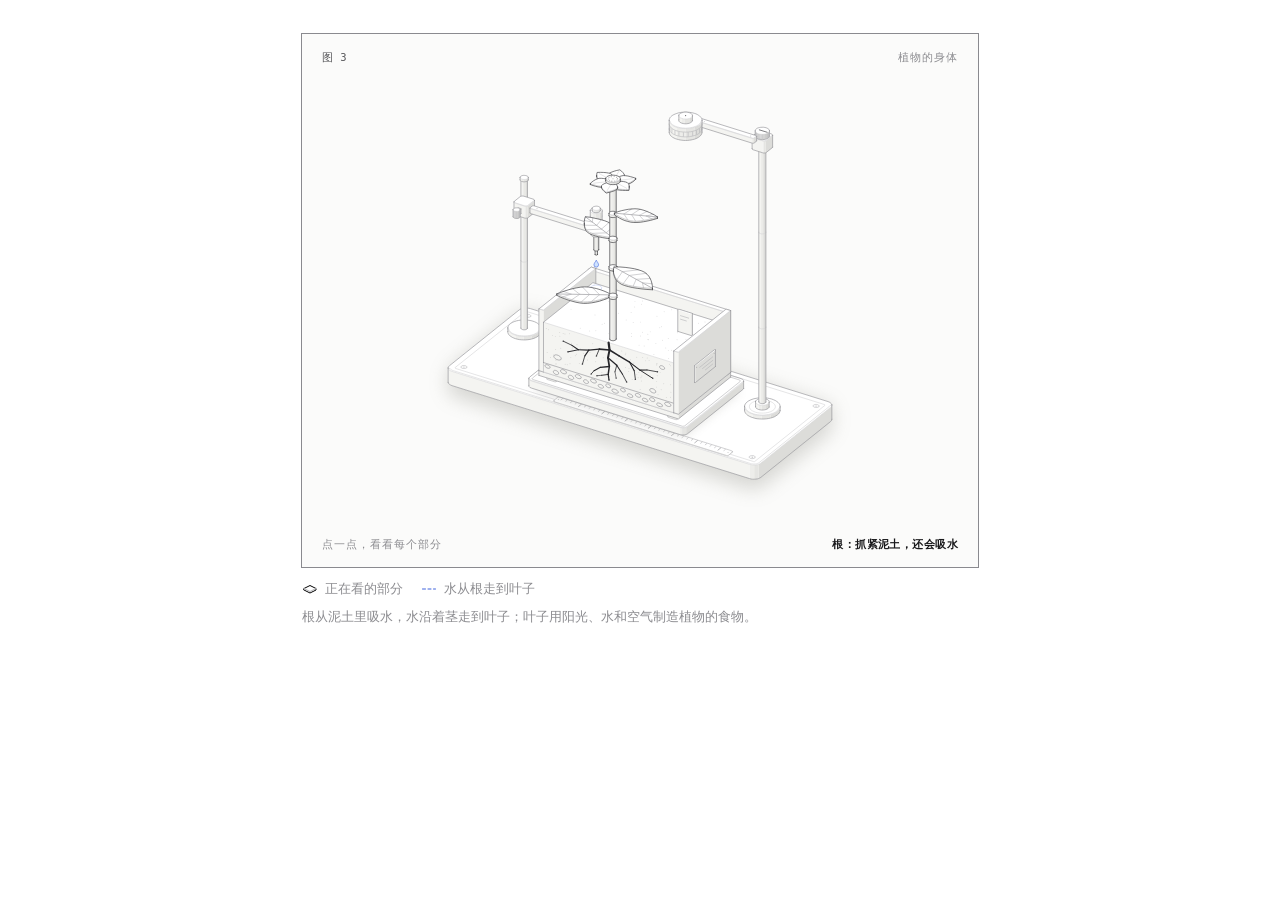
<file: fig/plant.html>
<!doctype html><html lang="zh"><head><meta charset="utf-8"><meta name="viewport" content="width=device-width, initial-scale=1"><title>植物的身体</title><style>
.iso{
  --anatomy-page:#0b0b0b;--anatomy-card:#131313;--anatomy-text:#a3a3a3;--anatomy-strong:#e6e6e6;--anatomy-muted:#6e6e6e;
  --anatomy-paper:#131313;--anatomy-face:#1b1b1b;--anatomy-top:#1c1c1c;
  --anatomy-shade-0:#0f0f0f;--anatomy-shade-1:#121212;--anatomy-shade-2:#151515;--anatomy-shade-3:#181818;
  --anatomy-lit-top:#262626;--anatomy-lit-shade:#1d1d1d;
  --anatomy-hi:#d4d4d4;--anatomy-mid:#6a6a6a;--anatomy-lo:#3e3e3e;--anatomy-faint:#2a2a2a;--anatomy-lit:#ffffff;
  --anatomy-halo:#050505;--anatomy-halo-opacity:.9;--anatomy-dot:#e6e6e6;
  --anatomy-red:#ff6b6b;--anatomy-green:#6be0a0;--anatomy-blue:#6b9bff;
  --anatomy-weight:.6px;--anatomy-ease:cubic-bezier(.32,.72,0,1);
  --anatomy-mono:ui-monospace,"SF Mono",Menlo,Consolas,monospace;
  --anatomy-lift:inset 0 1px 0 0 #ffffff0a,inset 0 0 0 1px #ffffff06,0 0 0 1px #00000026,0 1px 1px -.5px #00000014,0 3px 3px -1.5px #00000014,0 6px 6px -3px #00000014,0 12px 12px -6px #00000014;
}
.iso[data-theme="light"]{
  --anatomy-page:#f2f2ef;--anatomy-card:#fbfbfa;--anatomy-text:#57575a;--anatomy-strong:#18181a;--anatomy-muted:#8c8c90;
  --anatomy-paper:#fbfbfa;--anatomy-face:#ffffff;--anatomy-top:#ffffff;
  --anatomy-shade-0:#dcdcd9;--anatomy-shade-1:#e5e5e2;--anatomy-shade-2:#ededea;--anatomy-shade-3:#f4f4f1;
  --anatomy-lit-top:#ffffff;--anatomy-lit-shade:#eeeeeb;
  --anatomy-hi:#26262a;--anatomy-mid:#8a8a8f;--anatomy-lo:#b4b4b8;--anatomy-faint:#d4d4d6;--anatomy-lit:#000000;
  --anatomy-halo:#8a8a80;--anatomy-halo-opacity:.32;--anatomy-dot:#3a3a3e;
  --anatomy-red:#e5484d;--anatomy-green:#30a46c;--anatomy-blue:#3e63dd;
  --anatomy-lift:inset 0 1px 0 0 #ffffff,0 0 0 1px #0000000f,0 1px 1px -.5px #0000000a,0 3px 3px -1.5px #0000000a,0 6px 6px -3px #0000000a,0 12px 12px -6px #0000000a;
}
.iso-svg{display:block;width:100%;height:auto;overflow:visible}
.iso-svg path,.iso-svg circle{vector-effect:non-scaling-stroke}
.iso-fill{fill:var(--anatomy-paper);stroke:none}
.iso-solid[data-lit]>.iso-fill{fill:var(--anatomy-face)}
.iso-shade,.iso-top{stroke:none}
.iso-shade[data-shade="0"]{fill:var(--anatomy-shade-0)}
.iso-shade[data-shade="1"]{fill:var(--anatomy-shade-1)}
.iso-shade[data-shade="2"]{fill:var(--anatomy-shade-2)}
.iso-shade[data-shade="3"]{fill:var(--anatomy-shade-3)}
.iso-top{fill:var(--anatomy-top)}
.iso-solid[data-lit]>.iso-top{fill:var(--anatomy-lit-top)}
.iso-solid[data-lit]>.iso-shade{fill:var(--anatomy-lit-shade)}
.iso-solid[data-seamless]>.iso-shade,.iso-solid[data-seamless]>.iso-top{stroke-width:.4;stroke-linejoin:round}
.iso-solid[data-seamless]>.iso-shade[data-shade="0"]{stroke:var(--anatomy-shade-0)}
.iso-solid[data-seamless]>.iso-shade[data-shade="1"]{stroke:var(--anatomy-shade-1)}
.iso-solid[data-seamless]>.iso-shade[data-shade="2"]{stroke:var(--anatomy-shade-2)}
.iso-solid[data-seamless]>.iso-shade[data-shade="3"]{stroke:var(--anatomy-shade-3)}
.iso-solid[data-seamless]>.iso-top{stroke:var(--anatomy-top)}
.iso-solid[data-seamless][data-lit]>.iso-top{stroke:var(--anatomy-lit-top)}
.iso-solid[data-seamless][data-lit]>.iso-shade{stroke:var(--anatomy-lit-shade)}
.iso-solid[data-lit]>.iso-edge{stroke:var(--anatomy-lit)}
.iso-halo{fill:var(--anatomy-halo);stroke:none;filter:blur(9px);opacity:var(--anatomy-halo-opacity);transform:translateY(3px)}
.iso-line{fill:none;stroke:var(--anatomy-lo);stroke-width:var(--anatomy-weight);stroke-linecap:round;stroke-linejoin:round}
.iso-line[data-tone="hi"]{stroke:var(--anatomy-hi)}
.iso-line[data-tone="mid"]{stroke:var(--anatomy-mid)}
.iso-line[data-tone="lo"]{stroke:var(--anatomy-lo)}
.iso-line[data-tone="faint"]{stroke:var(--anatomy-faint)}
.iso-line[data-tone="lit"]{stroke:var(--anatomy-lit)}
.iso-line[data-tone="red"]{stroke:var(--anatomy-red)}
.iso-line[data-tone="green"]{stroke:var(--anatomy-green)}
.iso-line[data-tone="blue"]{stroke:var(--anatomy-blue)}
.iso-line[data-dotted]{stroke-dasharray:.01 3.5;stroke-width:1}
.iso-line[data-dashed]{stroke-dasharray:3 3}
.iso-line[data-flow]{stroke-dasharray:2 6}
.iso-wire-end{fill:var(--anatomy-paper);stroke:var(--anatomy-lo);stroke-width:var(--anatomy-weight)}
.iso-wire[data-tone="hi"] .iso-wire-end{stroke:var(--anatomy-hi)}
.iso-wire[data-tone="mid"] .iso-wire-end{stroke:var(--anatomy-mid)}
.iso-wire[data-tone="faint"] .iso-wire-end{stroke:var(--anatomy-faint)}
.iso-wire[data-tone="lit"] .iso-wire-end{stroke:var(--anatomy-lit)}
.iso-dots circle{fill:var(--anatomy-dot);stroke:none;opacity:.32}
.iso-dots[data-tone="hi"] circle{opacity:.85}
.iso-dots[data-tone="mid"] circle{opacity:.45}
.iso-dots[data-tone="lo"] circle{opacity:.22}
.iso-dots[data-tone="faint"] circle{opacity:.12}
.iso-face-text{fill:var(--anatomy-mid);font-family:var(--anatomy-mono);letter-spacing:.04em}
.iso-face-text[data-tone="hi"]{fill:var(--anatomy-hi)}
.iso-face-text[data-tone="lo"]{fill:var(--anatomy-lo)}
.iso-face-text[data-tone="faint"]{fill:var(--anatomy-faint)}
.tb-body{fill:var(--anatomy-shade-2);stroke:none}
.tb-shine{fill:var(--anatomy-top);stroke:none}
.tb-shade{fill:var(--anatomy-shade-0);stroke:none}
.tb-ring{fill:none;stroke:var(--anatomy-lo);stroke-width:.45;stroke-linecap:butt;stroke-linejoin:round}
.tb-ring[data-tone="mid"]{stroke:var(--anatomy-mid)}
.tb-ring[data-tone="faint"]{stroke:var(--anatomy-faint)}
.tb-ring[data-tone="hi"]{stroke:var(--anatomy-hi)}
@keyframes iso-flow{to{stroke-dashoffset:-32}}
@keyframes iso-pulse{0%,100%{opacity:.18}12%{opacity:1}40%{opacity:.18}}
.iso-line[data-flow]{animation:iso-flow 1600ms linear infinite}
.iso-dots circle[data-pulse]{animation:iso-pulse 1600ms steps(1,end) infinite;animation-delay:var(--pulse-at,0ms)}
.iso-figure{margin:32px 0 36px}
.iso-plate{position:relative;padding:52px 24px;border-radius:0;background:var(--anatomy-card);box-shadow:0 0 0 1px var(--anatomy-mid);--anatomy-paper:var(--anatomy-card)}
.iso-plate-corners{position:absolute;inset:18px 20px;pointer-events:none}
.iso-plate-corner{position:absolute;color:var(--anatomy-muted);font-family:var(--anatomy-mono);font-size:10.5px;line-height:1;letter-spacing:.04em;white-space:nowrap}
.iso-plate-corner[data-corner="fig"]{top:0;left:0;color:var(--anatomy-text)}
.iso-plate-corner[data-corner="title"]{top:0;right:0;text-transform:uppercase;letter-spacing:.1em}
.iso-plate-corner[data-corner="hint"]{bottom:0;left:0;text-transform:uppercase;letter-spacing:.1em}
.iso-plate-corner[data-corner="readout"]{right:0;bottom:0;color:var(--anatomy-text);font-variant-numeric:tabular-nums}
.iso-plate .iso-svg{margin:0 auto}
.iso-legend{display:grid;gap:8px;margin-top:12px;color:var(--anatomy-muted);font-size:13px;line-height:1.55}
.iso-keys{display:flex;flex-wrap:wrap;gap:6px 18px}
.iso-key{display:inline-flex;align-items:center;gap:7px}
.iso-swatch{width:16px;height:10px;flex:none;overflow:visible}
.iso-swatch path{fill:none;stroke:var(--anatomy-hi);stroke-width:1;vector-effect:non-scaling-stroke;stroke-linejoin:round;stroke-linecap:round}
.iso-swatch[data-mark="raised"] path,.iso-swatch[data-mark="flat"] path{stroke:var(--anatomy-mid)}
.iso-swatch[data-mark="lit"] path{stroke:var(--anatomy-lit)}
.iso-swatch[data-mark="dim"] path{stroke:var(--anatomy-lo)}
.iso-swatch[data-mark="dotted"] path{stroke-dasharray:.01 3;stroke-width:1.4}
.iso-swatch[data-mark="dashed"] path{stroke-dasharray:3 2.5}
.iso-swatch[data-mark="red"] path{stroke:var(--anatomy-red)}
.iso-swatch[data-mark="green"] path{stroke:var(--anatomy-green)}
.iso-swatch[data-mark="blue"] path{stroke:var(--anatomy-blue)}
.iso-swatch-crease{stroke:var(--anatomy-lo)!important}
@media (max-width:560px){.iso-plate{padding:48px 12px 70px}.iso-plate-corner[data-corner="hint"]{bottom:18px}}
@media (prefers-reduced-motion:reduce){.iso-line[data-flow],.iso-dots circle[data-pulse]{animation:none}}

*{box-sizing:border-box}
html{color-scheme:dark}
body[data-theme="light"]{color-scheme:light}
body{margin:0;background:var(--anatomy-page);color:var(--anatomy-text);font:14px/1.6 ui-sans-serif,system-ui,-apple-system,"Segoe UI",sans-serif;-webkit-font-smoothing:antialiased}
.iso-page{width:min(650px,100% - 32px);margin:64px auto 96px}

html,body{background:transparent!important;overflow:hidden}
.iso-page{width:100%!important;max-width:680px;margin:0 auto!important;padding:2px}
body{font-family:"Baloo 2","PingFang SC","Hiragino Sans GB","Microsoft YaHei",system-ui,sans-serif}
.iso-stage{touch-action:none;cursor:grab;outline:none;user-select:none;-webkit-user-select:none;-webkit-touch-callout:none}
.iso-stage:active{cursor:grabbing}
.iso-plate-corner[data-corner="readout"]{font-weight:700;color:var(--anatomy-strong)}
</style></head><body class="iso" data-theme="light"><main class="iso-page"><figure class="iso-figure"><div class="iso-plate"><div class="iso-plate-corners" aria-hidden="true"><span class="iso-plate-corner" data-corner="fig">图 3</span><span class="iso-plate-corner" data-corner="title">植物的身体</span><span class="iso-plate-corner" data-corner="hint">点一点，看看每个部分</span><span class="iso-plate-corner" data-corner="readout" data-readout>根：抓紧泥土，还会吸水</span></div><style>
.iso{--pl-water:#cfe3ff;--pl-glow:rgba(0,0,0,.28)}
.iso[data-theme="dark"]{--pl-water:#1d3557;--pl-glow:rgba(255,255,255,.35)}
.iso-line.rt{stroke-width:var(--w)}
[data-part][data-on] .iso-line.rt{stroke:var(--anatomy-lit);stroke-width:calc(var(--w) * 1.6)}
[data-part][data-on]{filter:drop-shadow(0 0 1.6px var(--pl-glow))}
[data-part][data-on] .iso-solid>.iso-edge{stroke-width:1.3px}
.pl-water{fill:var(--pl-water);stroke:var(--anatomy-blue);stroke-width:.6px}
.pl-flow .iso-line{stroke-width:1.5px}
.pl-hit{fill:transparent;stroke:none;pointer-events:all}
.pl-hit-line{fill:none;stroke:transparent;stroke-width:14px;pointer-events:stroke}
.iso-swatch[data-mark="dashed"] path{stroke:var(--anatomy-blue)}
@media (max-width:560px){.iso-plate{overflow:hidden}.iso-stage .iso-svg{width:128%;margin:-4% -14% -2%}}
.iso-stage:focus-visible{outline:1px solid var(--anatomy-muted);outline-offset:6px}
</style><div class="iso-stage" tabindex="0" role="slider" aria-label="植物的身体：点一点或按左右键，看看根、茎、叶、花" aria-valuemin="1" aria-valuemax="4" aria-valuenow="1" aria-valuetext="根：抓紧泥土，还会吸水"><svg xmlns="http://www.w3.org/2000/svg" class="iso-svg" viewBox="0 0 600 410" role="img" aria-label="一个前面切开的花盆，里面种着一棵植物。可以看到泥土里的根、长出泥土的茎、四片叶子和顶上的一朵花。旁边有一个滴管架和一盏太阳灯。"><path class="iso-halo" d="M116.7 269.5L116.8 268.7L117.2 268L117.9 267.3L184.5 214L185.4 213.4L186.6 212.8L187.9 212.5L189.4 212.2L190.9 212.1L192.5 212.2L193.9 212.4L195.3 212.7L479.6 301.5L480.8 302L481.8 302.6L482.6 303.3L483.1 304L483.3 304.7L483.3 325.2L483.2 325.9L482.8 326.7L482.1 327.4L415.5 380.7L414.6 381.3L413.4 381.8L412.1 382.2L410.6 382.4L409.1 382.5L407.5 382.5L406.1 382.3L404.7 381.9L120.4 293.1L119.2 292.6L118.2 292L117.4 291.4L116.9 290.6L116.7 289.9Z"/><g class="iso-solid"><path class="iso-fill" d="M187.9 246.8L188.3 245.8L189.2 244.8L190.5 244L192.1 243.4L193.9 243L195.9 242.7L198 242.7L200 242.9L201.9 243.4L203.5 244L204.7 244.8L205.6 245.8L206.1 246.8L206.1 247.8L206.1 249.6L205.7 250.6L204.8 251.5L203.5 252.3L201.9 253L200 253.4L198 253.6L196 253.6L194 253.4L192.1 253L190.5 252.3L189.2 251.5L188.4 250.6L187.9 249.6L187.9 248.6Z"/><path class="iso-shade" data-shade="0" d="M204.8 251.5L203.5 252.3L203.5 250.5L204.8 249.7ZM203.5 252.3L201.9 253L201.9 251.2L203.5 250.5ZM206.1 249.6L205.7 250.6L205.7 248.8L206.1 247.8ZM205.7 250.6L204.8 251.5L204.8 249.7L205.7 248.8Z"/><path class="iso-shade" data-shade="1" d="M201.9 253L200 253.4L200 251.6L201.9 251.2ZM200 253.4L198 253.6L198 251.8L200 251.6ZM198 253.6L196 253.6L196 251.8L198 251.8Z"/><path class="iso-shade" data-shade="2" d="M196 253.6L194 253.4L194 251.6L196 251.8ZM194 253.4L192.1 253L192.1 251.2L194 251.6Z"/><path class="iso-shade" data-shade="3" d="M192.1 253L190.5 252.3L190.5 250.5L192.1 251.2ZM190.5 252.3L189.2 251.5L189.2 249.7L190.5 250.5ZM189.2 251.5L188.4 250.6L188.4 248.8L189.2 249.7ZM188.4 250.6L187.9 249.6L187.9 247.8L188.4 248.8ZM187.9 249.6L187.9 248.6L187.9 246.8L187.9 247.8Z"/><path class="iso-top" d="M204.8 249.7L203.5 250.5L201.9 251.2L200 251.6L198 251.8L196 251.8L194 251.6L192.1 251.2L190.5 250.5L189.2 249.7L188.4 248.8L187.9 247.8L187.9 246.8L188.3 245.8L189.2 244.8L190.5 244L192.1 243.4L193.9 243L195.9 242.7L198 242.7L200 242.9L201.9 243.4L203.5 244L204.7 244.8L205.6 245.8L206.1 246.8L206.1 247.8L205.7 248.8Z"/><path class="iso-line iso-crease" data-tone="faint" d="M206.1 247.8L205.7 248.8L204.8 249.7L203.5 250.5L201.9 251.2L200 251.6L198 251.8L196 251.8L194 251.6L192.1 251.2L190.5 250.5L189.2 249.7L188.4 248.8L187.9 247.8L187.9 246.8"/><path class="iso-line iso-edge" data-tone="lo" d="M187.9 246.8L188.3 245.8L189.2 244.8L190.5 244L192.1 243.4L193.9 243L195.9 242.7L198 242.7L200 242.9L201.9 243.4L203.5 244L204.7 244.8L205.6 245.8L206.1 246.8L206.1 247.8M206.1 249.6L205.7 250.6L204.8 251.5L203.5 252.3L201.9 253L200 253.4L198 253.6L196 253.6L194 253.4L192.1 253L190.5 252.3L189.2 251.5L188.4 250.6L187.9 249.6L187.9 248.6M187.9 246.8L187.9 248.6M206.1 247.8L206.1 249.6"/></g><g class="iso-solid"><path class="iso-fill" d="M190 241.9L190.3 241.1L191 240.4L192 239.8L193.2 239.3L194.6 239L196.2 238.8L197.8 238.8L199.3 238.9L200.7 239.3L202 239.8L203 240.4L203.7 241.1L204 241.9L204 242.7L204 247.7L203.7 248.4L203 249.2L202 249.8L200.8 250.3L199.3 250.6L197.8 250.8L196.2 250.8L194.7 250.6L193.2 250.3L192 249.8L191 249.2L190.3 248.5L190 247.7L190 246.9Z"/><path class="iso-shade" data-shade="0" d="M203 249.2L202 249.8L202 244.8L203 244.2ZM202 249.8L200.8 250.3L200.8 245.3L202 244.8ZM204 247.7L203.7 248.4L203.7 243.4L204 242.7ZM203.7 248.4L203 249.2L203 244.2L203.7 243.4Z"/><path class="iso-shade" data-shade="1" d="M200.8 250.3L199.3 250.6L199.3 245.6L200.8 245.3ZM199.3 250.6L197.8 250.8L197.8 245.8L199.3 245.6ZM197.8 250.8L196.2 250.8L196.2 245.8L197.8 245.8Z"/><path class="iso-shade" data-shade="2" d="M196.2 250.8L194.7 250.6L194.7 245.6L196.2 245.8ZM194.7 250.6L193.2 250.3L193.2 245.3L194.7 245.6Z"/><path class="iso-shade" data-shade="3" d="M193.2 250.3L192 249.8L192 244.8L193.2 245.3ZM192 249.8L191 249.2L191 244.2L192 244.8ZM191 249.2L190.3 248.5L190.3 243.5L191 244.2ZM190.3 248.5L190 247.7L190 242.7L190.3 243.5ZM190 247.7L190 246.9L190 241.9L190 242.7Z"/><path class="iso-top" d="M203 244.2L202 244.8L200.8 245.3L199.3 245.6L197.8 245.8L196.2 245.8L194.7 245.6L193.2 245.3L192 244.8L191 244.2L190.3 243.5L190 242.7L190 241.9L190.3 241.1L191 240.4L192 239.8L193.2 239.3L194.6 239L196.2 238.8L197.8 238.8L199.3 238.9L200.7 239.3L202 239.8L203 240.4L203.7 241.1L204 241.9L204 242.7L203.7 243.4Z"/><path class="iso-line iso-crease" data-tone="faint" d="M204 242.7L203.7 243.4L203 244.2L202 244.8L200.8 245.3L199.3 245.6L197.8 245.8L196.2 245.8L194.7 245.6L193.2 245.3L192 244.8L191 244.2L190.3 243.5L190 242.7L190 241.9"/><path class="iso-line iso-edge" data-tone="mid" d="M190 241.9L190.3 241.1L191 240.4L192 239.8L193.2 239.3L194.6 239L196.2 238.8L197.8 238.8L199.3 238.9L200.7 239.3L202 239.8L203 240.4L203.7 241.1L204 241.9L204 242.7M204 247.7L203.7 248.4L203 249.2L202 249.8L200.8 250.3L199.3 250.6L197.8 250.8L196.2 250.8L194.7 250.6L193.2 250.3L192 249.8L191 249.2L190.3 248.5L190 247.7L190 246.9M190 241.9L190 246.9M204 242.7L204 247.7"/></g><g class="iso-solid"><path class="iso-fill" d="M140.7 284.5L141.1 283.5L142 282.6L143.3 281.8L144.9 281.2L146.8 280.7L148.8 280.5L150.8 280.5L152.8 280.7L154.7 281.1L156.3 281.8L157.6 282.6L158.5 283.5L158.9 284.5L158.9 285.5L158.9 287.4L158.5 288.4L157.6 289.3L156.3 290.1L154.7 290.7L152.9 291.2L150.9 291.4L148.8 291.4L146.8 291.2L145 290.7L143.3 290.1L142.1 289.3L141.2 288.4L140.7 287.4L140.7 286.3Z"/><path class="iso-shade" data-shade="0" d="M157.6 289.3L156.3 290.1L156.3 288.3L157.6 287.5ZM156.3 290.1L154.7 290.7L154.7 288.9L156.3 288.3ZM158.9 287.4L158.5 288.4L158.5 286.5L158.9 285.5ZM158.5 288.4L157.6 289.3L157.6 287.5L158.5 286.5Z"/><path class="iso-shade" data-shade="1" d="M154.7 290.7L152.9 291.2L152.9 289.4L154.7 288.9ZM152.9 291.2L150.9 291.4L150.9 289.6L152.9 289.4ZM150.9 291.4L148.8 291.4L148.8 289.6L150.9 289.6Z"/><path class="iso-shade" data-shade="2" d="M148.8 291.4L146.8 291.2L146.8 289.4L148.8 289.6ZM146.8 291.2L145 290.7L145 288.9L146.8 289.4Z"/><path class="iso-shade" data-shade="3" d="M145 290.7L143.3 290.1L143.3 288.3L145 288.9ZM143.3 290.1L142.1 289.3L142.1 287.5L143.3 288.3ZM142.1 289.3L141.2 288.4L141.2 286.6L142.1 287.5ZM141.2 288.4L140.7 287.4L140.7 285.6L141.2 286.6ZM140.7 287.4L140.7 286.3L140.7 284.5L140.7 285.6Z"/><path class="iso-top" d="M157.6 287.5L156.3 288.3L154.7 288.9L152.9 289.4L150.9 289.6L148.8 289.6L146.8 289.4L145 288.9L143.3 288.3L142.1 287.5L141.2 286.6L140.7 285.6L140.7 284.5L141.1 283.5L142 282.6L143.3 281.8L144.9 281.2L146.8 280.7L148.8 280.5L150.8 280.5L152.8 280.7L154.7 281.1L156.3 281.8L157.6 282.6L158.5 283.5L158.9 284.5L158.9 285.5L158.5 286.5Z"/><path class="iso-line iso-crease" data-tone="faint" d="M158.9 285.5L158.5 286.5L157.6 287.5L156.3 288.3L154.7 288.9L152.9 289.4L150.9 289.6L148.8 289.6L146.8 289.4L145 288.9L143.3 288.3L142.1 287.5L141.2 286.6L140.7 285.6L140.7 284.5"/><path class="iso-line iso-edge" data-tone="lo" d="M140.7 284.5L141.1 283.5L142 282.6L143.3 281.8L144.9 281.2L146.8 280.7L148.8 280.5L150.8 280.5L152.8 280.7L154.7 281.1L156.3 281.8L157.6 282.6L158.5 283.5L158.9 284.5L158.9 285.5M158.9 287.4L158.5 288.4L157.6 289.3L156.3 290.1L154.7 290.7L152.9 291.2L150.9 291.4L148.8 291.4L146.8 291.2L145 290.7L143.3 290.1L142.1 289.3L141.2 288.4L140.7 287.4L140.7 286.3M140.7 284.5L140.7 286.3M158.9 285.5L158.9 287.4"/></g><g class="iso-solid"><path class="iso-fill" d="M142.8 279.7L143.1 278.9L143.8 278.2L144.8 277.6L146 277.1L147.5 276.7L149 276.5L150.6 276.5L152.1 276.7L153.6 277L154.8 277.5L155.8 278.2L156.5 278.9L156.8 279.6L156.8 280.4L156.8 285.4L156.5 286.2L155.8 286.9L154.8 287.5L153.6 288L152.2 288.4L150.6 288.5L149 288.5L147.5 288.4L146.1 288L144.8 287.5L143.8 286.9L143.1 286.2L142.8 285.4L142.8 284.6Z"/><path class="iso-shade" data-shade="0" d="M155.8 286.9L154.8 287.5L154.8 282.5L155.8 281.9ZM154.8 287.5L153.6 288L153.6 283L154.8 282.5ZM156.8 285.4L156.5 286.2L156.5 281.2L156.8 280.4ZM156.5 286.2L155.8 286.9L155.8 281.9L156.5 281.2Z"/><path class="iso-shade" data-shade="1" d="M153.6 288L152.2 288.4L152.2 283.4L153.6 283ZM152.2 288.4L150.6 288.5L150.6 283.6L152.2 283.4ZM150.6 288.5L149 288.5L149 283.6L150.6 283.6Z"/><path class="iso-shade" data-shade="2" d="M149 288.5L147.5 288.4L147.5 283.4L149 283.6ZM147.5 288.4L146.1 288L146.1 283L147.5 283.4Z"/><path class="iso-shade" data-shade="3" d="M146.1 288L144.8 287.5L144.8 282.6L146.1 283ZM144.8 287.5L143.8 286.9L143.8 281.9L144.8 282.6ZM143.8 286.9L143.1 286.2L143.1 281.2L143.8 281.9ZM143.1 286.2L142.8 285.4L142.8 280.4L143.1 281.2ZM142.8 285.4L142.8 284.6L142.8 279.7L142.8 280.4Z"/><path class="iso-top" d="M155.8 281.9L154.8 282.5L153.6 283L152.2 283.4L150.6 283.6L149 283.6L147.5 283.4L146.1 283L144.8 282.6L143.8 281.9L143.1 281.2L142.8 280.4L142.8 279.7L143.1 278.9L143.8 278.2L144.8 277.6L146 277.1L147.5 276.7L149 276.5L150.6 276.5L152.1 276.7L153.6 277L154.8 277.5L155.8 278.2L156.5 278.9L156.8 279.6L156.8 280.4L156.5 281.2Z"/><path class="iso-line iso-crease" data-tone="faint" d="M156.8 280.4L156.5 281.2L155.8 281.9L154.8 282.5L153.6 283L152.2 283.4L150.6 283.6L149 283.6L147.5 283.4L146.1 283L144.8 282.6L143.8 281.9L143.1 281.2L142.8 280.4L142.8 279.7"/><path class="iso-line iso-edge" data-tone="mid" d="M142.8 279.7L143.1 278.9L143.8 278.2L144.8 277.6L146 277.1L147.5 276.7L149 276.5L150.6 276.5L152.1 276.7L153.6 277L154.8 277.5L155.8 278.2L156.5 278.9L156.8 279.6L156.8 280.4M156.8 285.4L156.5 286.2L155.8 286.9L154.8 287.5L153.6 288L152.2 288.4L150.6 288.5L149 288.5L147.5 288.4L146.1 288L144.8 287.5L143.8 286.9L143.1 286.2L142.8 285.4L142.8 284.6M142.8 279.7L142.8 284.6M156.8 280.4L156.8 285.4"/></g><g class="iso-solid"><path class="iso-fill" d="M441.1 325.9L441.5 324.9L442.4 324L443.7 323.2L445.3 322.5L447.1 322.1L449.1 321.8L451.2 321.8L453.2 322.1L455 322.5L456.7 323.1L457.9 323.9L458.8 324.9L459.3 325.9L459.3 326.9L459.3 328.7L458.9 329.7L458 330.6L456.7 331.4L455.1 332.1L453.2 332.5L451.2 332.8L449.2 332.8L447.2 332.5L445.3 332.1L443.7 331.4L442.4 330.6L441.5 329.7L441.1 328.7L441.1 327.7Z"/><path class="iso-shade" data-shade="0" d="M458 330.6L456.7 331.4L456.7 329.6L458 328.8ZM456.7 331.4L455.1 332.1L455.1 330.3L456.7 329.6ZM459.3 328.7L458.9 329.7L458.9 327.9L459.3 326.9ZM458.9 329.7L458 330.6L458 328.8L458.9 327.9Z"/><path class="iso-shade" data-shade="1" d="M455.1 332.1L453.2 332.5L453.2 330.7L455.1 330.3ZM453.2 332.5L451.2 332.8L451.2 330.9L453.2 330.7ZM451.2 332.8L449.2 332.8L449.2 330.9L451.2 330.9Z"/><path class="iso-shade" data-shade="2" d="M449.2 332.8L447.2 332.5L447.2 330.7L449.2 330.9ZM447.2 332.5L445.3 332.1L445.3 330.3L447.2 330.7Z"/><path class="iso-shade" data-shade="3" d="M445.3 332.1L443.7 331.4L443.7 329.6L445.3 330.3ZM443.7 331.4L442.4 330.6L442.4 328.8L443.7 329.6ZM442.4 330.6L441.5 329.7L441.5 327.9L442.4 328.8ZM441.5 329.7L441.1 328.7L441.1 326.9L441.5 327.9ZM441.1 328.7L441.1 327.7L441.1 325.9L441.1 326.9Z"/><path class="iso-top" d="M458 328.8L456.7 329.6L455.1 330.3L453.2 330.7L451.2 330.9L449.2 330.9L447.2 330.7L445.3 330.3L443.7 329.6L442.4 328.8L441.5 327.9L441.1 326.9L441.1 325.9L441.5 324.9L442.4 324L443.7 323.2L445.3 322.5L447.1 322.1L449.1 321.8L451.2 321.8L453.2 322.1L455 322.5L456.7 323.1L457.9 323.9L458.8 324.9L459.3 325.9L459.3 326.9L458.9 327.9Z"/><path class="iso-line iso-crease" data-tone="faint" d="M459.3 326.9L458.9 327.9L458 328.8L456.7 329.6L455.1 330.3L453.2 330.7L451.2 330.9L449.2 330.9L447.2 330.7L445.3 330.3L443.7 329.6L442.4 328.8L441.5 327.9L441.1 326.9L441.1 325.9"/><path class="iso-line iso-edge" data-tone="lo" d="M441.1 325.9L441.5 324.9L442.4 324L443.7 323.2L445.3 322.5L447.1 322.1L449.1 321.8L451.2 321.8L453.2 322.1L455 322.5L456.7 323.1L457.9 323.9L458.8 324.9L459.3 325.9L459.3 326.9M459.3 328.7L458.9 329.7L458 330.6L456.7 331.4L455.1 332.1L453.2 332.5L451.2 332.8L449.2 332.8L447.2 332.5L445.3 332.1L443.7 331.4L442.4 330.6L441.5 329.7L441.1 328.7L441.1 327.7M441.1 325.9L441.1 327.7M459.3 326.9L459.3 328.7"/></g><g class="iso-solid"><path class="iso-fill" d="M443.2 321L443.5 320.2L444.2 319.5L445.2 318.9L446.4 318.4L447.8 318.1L449.4 317.9L451 317.9L452.5 318.1L453.9 318.4L455.2 318.9L456.2 319.5L456.9 320.2L457.2 321L457.2 321.8L457.2 326.8L456.9 327.5L456.2 328.3L455.2 328.9L454 329.4L452.5 329.7L451 329.9L449.4 329.9L447.9 329.7L446.4 329.4L445.2 328.9L444.2 328.3L443.5 327.6L443.2 326.8L443.2 326Z"/><path class="iso-shade" data-shade="0" d="M456.2 328.3L455.2 328.9L455.2 323.9L456.2 323.3ZM455.2 328.9L454 329.4L454 324.4L455.2 323.9ZM457.2 326.8L456.9 327.5L456.9 322.6L457.2 321.8ZM456.9 327.5L456.2 328.3L456.2 323.3L456.9 322.6Z"/><path class="iso-shade" data-shade="1" d="M454 329.4L452.5 329.7L452.5 324.7L454 324.4ZM452.5 329.7L451 329.9L451 324.9L452.5 324.7ZM451 329.9L449.4 329.9L449.4 324.9L451 324.9Z"/><path class="iso-shade" data-shade="2" d="M449.4 329.9L447.9 329.7L447.9 324.7L449.4 324.9ZM447.9 329.7L446.4 329.4L446.4 324.4L447.9 324.7Z"/><path class="iso-shade" data-shade="3" d="M446.4 329.4L445.2 328.9L445.2 323.9L446.4 324.4ZM445.2 328.9L444.2 328.3L444.2 323.3L445.2 323.9ZM444.2 328.3L443.5 327.6L443.5 322.6L444.2 323.3ZM443.5 327.6L443.2 326.8L443.2 321.8L443.5 322.6ZM443.2 326.8L443.2 326L443.2 321L443.2 321.8Z"/><path class="iso-top" d="M456.2 323.3L455.2 323.9L454 324.4L452.5 324.7L451 324.9L449.4 324.9L447.9 324.7L446.4 324.4L445.2 323.9L444.2 323.3L443.5 322.6L443.2 321.8L443.2 321L443.5 320.2L444.2 319.5L445.2 318.9L446.4 318.4L447.8 318.1L449.4 317.9L451 317.9L452.5 318.1L453.9 318.4L455.2 318.9L456.2 319.5L456.9 320.2L457.2 321L457.2 321.8L456.9 322.6Z"/><path class="iso-line iso-crease" data-tone="faint" d="M457.2 321.8L456.9 322.6L456.2 323.3L455.2 323.9L454 324.4L452.5 324.7L451 324.9L449.4 324.9L447.9 324.7L446.4 324.4L445.2 323.9L444.2 323.3L443.5 322.6L443.2 321.8L443.2 321"/><path class="iso-line iso-edge" data-tone="mid" d="M443.2 321L443.5 320.2L444.2 319.5L445.2 318.9L446.4 318.4L447.8 318.1L449.4 317.9L451 317.9L452.5 318.1L453.9 318.4L455.2 318.9L456.2 319.5L456.9 320.2L457.2 321L457.2 321.8M457.2 326.8L456.9 327.5L456.2 328.3L455.2 328.9L454 329.4L452.5 329.7L451 329.9L449.4 329.9L447.9 329.7L446.4 329.4L445.2 328.9L444.2 328.3L443.5 327.6L443.2 326.8L443.2 326M443.2 321L443.2 326M457.2 321.8L457.2 326.8"/></g><g class="iso-solid"><path class="iso-fill" d="M393.9 363.6L394.3 362.6L395.2 361.7L396.5 360.9L398.1 360.3L400 359.8L402 359.6L404 359.6L406 359.8L407.9 360.3L409.5 360.9L410.8 361.7L411.6 362.6L412.1 363.6L412.1 364.6L412.1 366.5L411.7 367.5L410.8 368.4L409.5 369.2L407.9 369.8L406.1 370.3L404.1 370.5L402 370.5L400 370.3L398.1 369.8L396.5 369.2L395.3 368.4L394.4 367.5L393.9 366.5L393.9 365.5Z"/><path class="iso-shade" data-shade="0" d="M410.8 368.4L409.5 369.2L409.5 367.4L410.8 366.6ZM409.5 369.2L407.9 369.8L407.9 368L409.5 367.4ZM412.1 366.5L411.7 367.5L411.7 365.6L412.1 364.6ZM411.7 367.5L410.8 368.4L410.8 366.6L411.7 365.6Z"/><path class="iso-shade" data-shade="1" d="M407.9 369.8L406.1 370.3L406.1 368.5L407.9 368ZM406.1 370.3L404.1 370.5L404.1 368.7L406.1 368.5ZM404.1 370.5L402 370.5L402 368.7L404.1 368.7Z"/><path class="iso-shade" data-shade="2" d="M402 370.5L400 370.3L400 368.5L402 368.7ZM400 370.3L398.1 369.8L398.1 368L400 368.5Z"/><path class="iso-shade" data-shade="3" d="M398.1 369.8L396.5 369.2L396.5 367.4L398.1 368ZM396.5 369.2L395.3 368.4L395.3 366.6L396.5 367.4ZM395.3 368.4L394.4 367.5L394.4 365.7L395.3 366.6ZM394.4 367.5L393.9 366.5L393.9 364.7L394.4 365.7ZM393.9 366.5L393.9 365.5L393.9 363.6L393.9 364.7Z"/><path class="iso-top" d="M410.8 366.6L409.5 367.4L407.9 368L406.1 368.5L404.1 368.7L402 368.7L400 368.5L398.1 368L396.5 367.4L395.3 366.6L394.4 365.7L393.9 364.7L393.9 363.6L394.3 362.6L395.2 361.7L396.5 360.9L398.1 360.3L400 359.8L402 359.6L404 359.6L406 359.8L407.9 360.3L409.5 360.9L410.8 361.7L411.6 362.6L412.1 363.6L412.1 364.6L411.7 365.6Z"/><path class="iso-line iso-crease" data-tone="faint" d="M412.1 364.6L411.7 365.6L410.8 366.6L409.5 367.4L407.9 368L406.1 368.5L404.1 368.7L402 368.7L400 368.5L398.1 368L396.5 367.4L395.3 366.6L394.4 365.7L393.9 364.7L393.9 363.6"/><path class="iso-line iso-edge" data-tone="lo" d="M393.9 363.6L394.3 362.6L395.2 361.7L396.5 360.9L398.1 360.3L400 359.8L402 359.6L404 359.6L406 359.8L407.9 360.3L409.5 360.9L410.8 361.7L411.6 362.6L412.1 363.6L412.1 364.6M412.1 366.5L411.7 367.5L410.8 368.4L409.5 369.2L407.9 369.8L406.1 370.3L404.1 370.5L402 370.5L400 370.3L398.1 369.8L396.5 369.2L395.3 368.4L394.4 367.5L393.9 366.5L393.9 365.5M393.9 363.6L393.9 365.5M412.1 364.6L412.1 366.5"/></g><g class="iso-solid"><path class="iso-fill" d="M396 358.8L396.3 358L397 357.3L398 356.7L399.2 356.2L400.7 355.8L402.2 355.6L403.8 355.6L405.3 355.8L406.8 356.2L408 356.6L409 357.3L409.7 358L410 358.7L410 359.5L410 364.5L409.7 365.3L409 366L408 366.6L406.8 367.1L405.4 367.5L403.8 367.7L402.2 367.7L400.7 367.5L399.3 367.1L398 366.6L397 366L396.3 365.3L396 364.5L396 363.8Z"/><path class="iso-shade" data-shade="0" d="M409 366L408 366.6L408 361.6L409 361ZM408 366.6L406.8 367.1L406.8 362.1L408 361.6ZM410 364.5L409.7 365.3L409.7 360.3L410 359.5ZM409.7 365.3L409 366L409 361L409.7 360.3Z"/><path class="iso-shade" data-shade="1" d="M406.8 367.1L405.4 367.5L405.4 362.5L406.8 362.1ZM405.4 367.5L403.8 367.7L403.8 362.7L405.4 362.5ZM403.8 367.7L402.2 367.7L402.2 362.7L403.8 362.7Z"/><path class="iso-shade" data-shade="2" d="M402.2 367.7L400.7 367.5L400.7 362.5L402.2 362.7ZM400.7 367.5L399.3 367.1L399.3 362.1L400.7 362.5Z"/><path class="iso-shade" data-shade="3" d="M399.3 367.1L398 366.6L398 361.7L399.3 362.1ZM398 366.6L397 366L397 361L398 361.7ZM397 366L396.3 365.3L396.3 360.3L397 361ZM396.3 365.3L396 364.5L396 359.6L396.3 360.3ZM396 364.5L396 363.8L396 358.8L396 359.6Z"/><path class="iso-top" d="M409 361L408 361.6L406.8 362.1L405.4 362.5L403.8 362.7L402.2 362.7L400.7 362.5L399.3 362.1L398 361.7L397 361L396.3 360.3L396 359.6L396 358.8L396.3 358L397 357.3L398 356.7L399.2 356.2L400.7 355.8L402.2 355.6L403.8 355.6L405.3 355.8L406.8 356.2L408 356.6L409 357.3L409.7 358L410 358.7L410 359.5L409.7 360.3Z"/><path class="iso-line iso-crease" data-tone="faint" d="M410 359.5L409.7 360.3L409 361L408 361.6L406.8 362.1L405.4 362.5L403.8 362.7L402.2 362.7L400.7 362.5L399.3 362.1L398 361.7L397 361L396.3 360.3L396 359.6L396 358.8"/><path class="iso-line iso-edge" data-tone="mid" d="M396 358.8L396.3 358L397 357.3L398 356.7L399.2 356.2L400.7 355.8L402.2 355.6L403.8 355.6L405.3 355.8L406.8 356.2L408 356.6L409 357.3L409.7 358L410 358.7L410 359.5M410 364.5L409.7 365.3L409 366L408 366.6L406.8 367.1L405.4 367.5L403.8 367.7L402.2 367.7L400.7 367.5L399.3 367.1L398 366.6L397 366L396.3 365.3L396 364.5L396 363.8M396 358.8L396 363.8M410 359.5L410 364.5"/></g><g class="iso-solid"><path class="iso-fill" d="M116.7 269.5L116.8 268.7L117.2 268L117.9 267.3L184.5 214L185.4 213.4L186.6 212.8L187.9 212.5L189.4 212.2L190.9 212.1L192.5 212.2L193.9 212.4L195.3 212.7L479.6 301.5L480.8 302L481.8 302.6L482.6 303.3L483.1 304L483.3 304.7L483.3 318.4L483.2 319.1L482.8 319.9L482.1 320.6L415.5 373.9L414.6 374.5L413.4 375L412.1 375.4L410.6 375.6L409.1 375.7L407.5 375.7L406.1 375.5L404.7 375.1L120.4 286.3L119.2 285.8L118.2 285.2L117.4 284.6L116.9 283.8L116.7 283.1Z"/><path class="iso-shade" data-shade="0" d="M483.3 318.4L483.2 319.1L483.2 305.5L483.3 304.7ZM483.2 319.1L482.8 319.9L482.8 306.3L483.2 305.5ZM482.8 319.9L482.1 320.6L482.1 307L482.8 306.3ZM482.1 320.6L415.5 373.9L415.5 360.3L482.1 307ZM415.5 373.9L414.6 374.5L414.6 360.9L415.5 360.3ZM414.6 374.5L413.4 375L413.4 361.4L414.6 360.9Z"/><path class="iso-shade" data-shade="1" d="M413.4 375L412.1 375.4L412.1 361.8L413.4 361.4ZM412.1 375.4L410.6 375.6L410.6 362L412.1 361.8ZM410.6 375.6L409.1 375.7L409.1 362.1L410.6 362Z"/><path class="iso-shade" data-shade="2" d="M409.1 375.7L407.5 375.7L407.5 362L409.1 362.1ZM407.5 375.7L406.1 375.5L406.1 361.8L407.5 362ZM406.1 375.5L404.7 375.1L404.7 361.5L406.1 361.8Z"/><path class="iso-shade" data-shade="3" d="M404.7 375.1L120.4 286.3L120.4 272.7L404.7 361.5ZM120.4 286.3L119.2 285.8L119.2 272.2L120.4 272.7ZM119.2 285.8L118.2 285.2L118.2 271.6L119.2 272.2ZM118.2 285.2L117.4 284.6L117.4 271L118.2 271.6ZM117.4 284.6L116.9 283.8L116.9 270.2L117.4 271ZM116.9 283.8L116.7 283.1L116.7 269.5L116.9 270.2Z"/><path class="iso-top" d="M479.6 301.5L480.8 302L481.8 302.6L482.6 303.3L483.1 304L483.3 304.7L483.2 305.5L482.8 306.3L482.1 307L415.5 360.3L414.6 360.9L413.4 361.4L412.1 361.8L410.6 362L409.1 362.1L407.5 362L406.1 361.8L404.7 361.5L120.4 272.7L119.2 272.2L118.2 271.6L117.4 271L116.9 270.2L116.7 269.5L116.8 268.7L117.2 268L117.9 267.3L184.5 214L185.4 213.4L186.6 212.8L187.9 212.5L189.4 212.2L190.9 212.1L192.5 212.2L193.9 212.4L195.3 212.7Z"/><path class="iso-line iso-crease" data-tone="faint" d="M483.3 304.7L483.2 305.5L482.8 306.3L482.1 307L415.5 360.3L414.6 360.9L413.4 361.4L412.1 361.8L410.6 362L409.1 362.1L407.5 362L406.1 361.8L404.7 361.5L120.4 272.7L119.2 272.2L118.2 271.6L117.4 271L116.9 270.2L116.7 269.5"/><path class="iso-line iso-bevel" data-tone="faint" d="M483.3 304.7L481.4 305.4L481.1 305.9L480.5 306.5L414 359.7L413.2 360.2L412.3 360.6L411.3 360.9L410.2 361.1L409 361.2L407.8 361.1L406.7 361L405.6 360.7L121.4 271.9L120.4 271.5L119.6 271.1L119.1 270.6L118.7 270L116.7 269.5"/><path class="iso-line iso-edge" data-tone="mid" d="M116.7 269.5L116.8 268.7L117.2 268L117.9 267.3L184.5 214L185.4 213.4L186.6 212.8L187.9 212.5L189.4 212.2L190.9 212.1L192.5 212.2L193.9 212.4L195.3 212.7L479.6 301.5L480.8 302L481.8 302.6L482.6 303.3L483.1 304L483.3 304.7M483.3 318.4L483.2 319.1L482.8 319.9L482.1 320.6L415.5 373.9L414.6 374.5L413.4 375L412.1 375.4L410.6 375.6L409.1 375.7L407.5 375.7L406.1 375.5L404.7 375.1L120.4 286.3L119.2 285.8L118.2 285.2L117.4 284.6L116.9 283.8L116.7 283.1M483.3 304.7L483.3 318.4M116.7 269.5L116.7 283.1"/></g><path class="iso-line" data-tone="faint" d="M476.1 304.3L476.4 304.4L476.5 304.5L476.6 304.6L476.7 304.7L476.8 304.8L476.7 305L476.7 305.1L476.6 305.2L409.9 358.5L409.8 358.6L409.6 358.7L409.4 358.8L409.1 358.8L408.9 358.8L408.6 358.8L408.4 358.8L408.1 358.7L123.9 269.9L123.6 269.8L123.5 269.7L123.4 269.6L123.3 269.5L123.2 269.4L123.3 269.2L123.3 269.1L123.4 269L190.1 215.7L190.2 215.6L190.4 215.5L190.6 215.5L190.9 215.4L191.1 215.4L191.4 215.4L191.6 215.4L191.9 215.5Z"/><path class="iso-line" data-tone="lo" d="M195.3 220.4L194.5 220.8L193.5 221.1L192.4 221.1L191.3 220.9L190.5 220.5L190 220L190 219.4L190.4 218.9L191.2 218.5L192.2 218.3L193.3 218.2L194.4 218.4L195.2 218.8L195.6 219.3L195.7 219.9ZM470.7 306.5L469.9 306.9L468.9 307.1L467.8 307.1L466.7 306.9L465.9 306.5L465.4 306L465.4 305.5L465.8 304.9L466.6 304.5L467.6 304.3L468.7 304.3L469.8 304.5L470.6 304.9L471 305.4L471.1 305.9ZM134.2 269.3L133.4 269.7L132.4 269.9L131.3 269.9L130.2 269.7L129.4 269.4L129 268.8L128.9 268.3L129.3 267.8L130.1 267.3L131.1 267.1L132.2 267.1L133.3 267.3L134.1 267.7L134.6 268.2L134.6 268.8ZM409.6 355.3L408.8 355.7L407.8 356L406.7 356L405.6 355.8L404.8 355.4L404.4 354.9L404.3 354.3L404.7 353.8L405.5 353.4L406.5 353.2L407.6 353.1L408.7 353.3L409.5 353.7L410 354.2L410 354.8Z"/><g class="iso-dots" data-tone="mid"><circle cx="192.8" cy="219.7" r="0.5"/><circle cx="468.2" cy="305.7" r="0.5"/><circle cx="131.8" cy="268.5" r="0.5"/><circle cx="407.2" cy="354.6" r="0.5"/></g><g class="iso-solid"><path class="iso-fill" d="M217.8 300.5L218 300.2L221.4 297.4L221.9 297.2L222.6 297.1L223.2 297.2L387.6 348.5L388.1 348.8L388.2 349.1L388.2 349.8L388 350.1L384.5 352.9L384 353.1L383.4 353.2L382.7 353.1L218.4 301.8L217.9 301.5L217.8 301.2Z"/><path class="iso-shade" data-shade="0" d="M388.2 349.8L388 350.1L388 349.4L388.2 349.1ZM388 350.1L384.5 352.9L384.5 352.2L388 349.4ZM384.5 352.9L384 353.1L384 352.5L384.5 352.2Z"/><path class="iso-shade" data-shade="1" d="M384 353.1L383.4 353.2L383.4 352.5L384 352.5Z"/><path class="iso-shade" data-shade="2" d="M383.4 353.2L382.7 353.1L382.7 352.4L383.4 352.5Z"/><path class="iso-shade" data-shade="3" d="M382.7 353.1L218.4 301.8L218.4 301.1L382.7 352.4ZM218.4 301.8L217.9 301.5L217.9 300.8L218.4 301.1ZM217.9 301.5L217.8 301.2L217.8 300.5L217.9 300.8Z"/><path class="iso-top" d="M387.6 348.5L388.1 348.8L388.2 349.1L388 349.4L384.5 352.2L384 352.5L383.4 352.5L382.7 352.4L218.4 301.1L217.9 300.8L217.8 300.5L218 300.2L221.4 297.4L221.9 297.2L222.6 297.1L223.2 297.2Z"/><path class="iso-line iso-edge" data-tone="lo" d="M217.8 300.5L218 300.2L221.4 297.4L221.9 297.2L222.6 297.1L223.2 297.2L387.6 348.5L388.1 348.8L388.2 349.1M388.2 349.8L388 350.1L384.5 352.9L384 353.1L383.4 353.2L382.7 353.1L218.4 301.8L217.9 301.5L217.8 301.2M388.2 349.1L388.2 349.8M217.8 300.5L217.8 301.2"/></g><path class="iso-line" data-tone="lo" d="M226 298.7L224.6 299.8M230.5 300.1L229.1 301.2M234.9 301.5L233.5 302.6M239.3 302.8L238 304M248.2 305.6L246.8 306.7M252.7 307L251.3 308.1M257.1 308.4L255.7 309.5M261.6 309.8L260.2 310.9M270.4 312.6L269.1 313.7M274.9 313.9L273.5 315.1M279.3 315.3L277.9 316.4M283.8 316.7L282.4 317.8M292.6 319.5L291.3 320.6M297.1 320.9L295.7 322M301.5 322.3L300.1 323.4M306 323.7L304.6 324.8M314.9 326.4L313.5 327.5M319.3 327.8L317.9 328.9M323.7 329.2L322.4 330.3M328.2 330.6L326.8 331.7M337.1 333.4L335.7 334.5M341.5 334.8L340.1 335.9M346 336.1L344.6 337.3M350.4 337.5L349 338.6M359.3 340.3L357.9 341.4M363.7 341.7L362.3 342.8M368.2 343.1L366.8 344.2M372.6 344.5L371.2 345.6M381.5 347.3L380.1 348.4"/><path class="iso-line" data-tone="mid" d="M243.8 304.2L241.3 306.2M266 311.2L263.5 313.2M288.2 318.1L285.7 320.1M310.4 325L307.9 327M332.6 332L330.1 334M354.8 338.9L352.3 340.9M377 345.9L374.5 347.9"/><g class="iso-dots" data-tone="mid"><circle cx="221.9" cy="299.5" r="0.45"/><circle cx="384.1" cy="350.1" r="0.45"/></g><g class="iso-solid"><path class="iso-fill" d="M399.9 306L400.1 304.9L400.6 303.8L401.4 302.8L402.4 301.8L403.7 300.9L405.3 300.1L407 299.4L408.9 298.8L410.9 298.4L413 298L415.2 297.9L417.5 297.8L419.7 297.9L421.9 298.2L423.9 298.6L425.9 299.1L427.7 299.8L429.3 300.5L430.7 301.4L431.9 302.3L432.8 303.3L433.5 304.4L433.8 305.5L433.9 306.6L433.9 310L433.7 311.1L433.2 312.2L432.4 313.3L431.3 314.2L430 315.1L428.5 316L426.8 316.7L424.9 317.2L422.8 317.7L420.7 318L418.5 318.2L416.3 318.2L414.1 318.1L411.9 317.9L409.8 317.5L407.9 316.9L406.1 316.3L404.4 315.5L403 314.7L401.8 313.7L400.9 312.7L400.3 311.6L399.9 310.5L399.9 309.4Z"/><path class="iso-shade" data-shade="0" d="M431.3 314.2L430 315.1L430 311.7L431.3 310.8ZM430 315.1L428.5 316L428.5 312.6L430 311.7ZM428.5 316L426.8 316.7L426.8 313.3L428.5 312.6ZM426.8 316.7L424.9 317.2L424.9 313.8L426.8 313.3ZM433.9 310L433.7 311.1L433.7 307.7L433.9 306.6ZM433.7 311.1L433.2 312.2L433.2 308.8L433.7 307.7ZM433.2 312.2L432.4 313.3L432.4 309.9L433.2 308.8ZM432.4 313.3L431.3 314.2L431.3 310.8L432.4 309.9Z"/><path class="iso-shade" data-shade="1" d="M424.9 317.2L422.8 317.7L422.8 314.3L424.9 313.8ZM422.8 317.7L420.7 318L420.7 314.6L422.8 314.3ZM420.7 318L418.5 318.2L418.5 314.8L420.7 314.6ZM418.5 318.2L416.3 318.2L416.3 314.8L418.5 314.8Z"/><path class="iso-shade" data-shade="2" d="M416.3 318.2L414.1 318.1L414.1 314.7L416.3 314.8ZM414.1 318.1L411.9 317.9L411.9 314.5L414.1 314.7ZM411.9 317.9L409.8 317.5L409.8 314.1L411.9 314.5ZM409.8 317.5L407.9 316.9L407.9 313.5L409.8 314.1Z"/><path class="iso-shade" data-shade="3" d="M407.9 316.9L406.1 316.3L406.1 312.9L407.9 313.5ZM406.1 316.3L404.4 315.5L404.4 312.1L406.1 312.9ZM404.4 315.5L403 314.7L403 311.3L404.4 312.1ZM403 314.7L401.8 313.7L401.8 310.3L403 311.3ZM401.8 313.7L400.9 312.7L400.9 309.3L401.8 310.3ZM400.9 312.7L400.3 311.6L400.3 308.2L400.9 309.3ZM400.3 311.6L399.9 310.5L399.9 307.1L400.3 308.2ZM399.9 310.5L399.9 309.4L399.9 306L399.9 307.1Z"/><path class="iso-top" d="M431.3 310.8L430 311.7L428.5 312.6L426.8 313.3L424.9 313.8L422.8 314.3L420.7 314.6L418.5 314.8L416.3 314.8L414.1 314.7L411.9 314.5L409.8 314.1L407.9 313.5L406.1 312.9L404.4 312.1L403 311.3L401.8 310.3L400.9 309.3L400.3 308.2L399.9 307.1L399.9 306L400.1 304.9L400.6 303.8L401.4 302.8L402.4 301.8L403.7 300.9L405.3 300.1L407 299.4L408.9 298.8L410.9 298.4L413 298L415.2 297.9L417.5 297.8L419.7 297.9L421.9 298.2L423.9 298.6L425.9 299.1L427.7 299.8L429.3 300.5L430.7 301.4L431.9 302.3L432.8 303.3L433.5 304.4L433.8 305.5L433.9 306.6L433.7 307.7L433.2 308.8L432.4 309.9Z"/><path class="iso-line iso-crease" data-tone="faint" d="M433.9 306.6L433.7 307.7L433.2 308.8L432.4 309.9L431.3 310.8L430 311.7L428.5 312.6L426.8 313.3L424.9 313.8L422.8 314.3L420.7 314.6L418.5 314.8L416.3 314.8L414.1 314.7L411.9 314.5L409.8 314.1L407.9 313.5L406.1 312.9L404.4 312.1L403 311.3L401.8 310.3L400.9 309.3L400.3 308.2L399.9 307.1L399.9 306"/><path class="iso-line iso-bevel" data-tone="faint" d="M433.9 306.6L432.9 307.7L432.4 308.7L431.7 309.7L430.6 310.6L429.4 311.5L428 312.3L426.3 312.9L424.5 313.5L422.6 313.9L420.5 314.2L418.4 314.4L416.3 314.4L414.2 314.3L412.1 314.1L410.1 313.7L408.3 313.2L406.5 312.6L405 311.9L403.7 311L402.5 310.1L401.7 309.2L401.1 308.2L400.7 307.1L399.9 306"/><path class="iso-line iso-edge" data-tone="mid" d="M399.9 306L400.1 304.9L400.6 303.8L401.4 302.8L402.4 301.8L403.7 300.9L405.3 300.1L407 299.4L408.9 298.8L410.9 298.4L413 298L415.2 297.9L417.5 297.8L419.7 297.9L421.9 298.2L423.9 298.6L425.9 299.1L427.7 299.8L429.3 300.5L430.7 301.4L431.9 302.3L432.8 303.3L433.5 304.4L433.8 305.5L433.9 306.6M433.9 310L433.7 311.1L433.2 312.2L432.4 313.3L431.3 314.2L430 315.1L428.5 316L426.8 316.7L424.9 317.2L422.8 317.7L420.7 318L418.5 318.2L416.3 318.2L414.1 318.1L411.9 317.9L409.8 317.5L407.9 316.9L406.1 316.3L404.4 315.5L403 314.7L401.8 313.7L400.9 312.7L400.3 311.6L399.9 310.5L399.9 309.4M399.9 306L399.9 309.4M433.9 306.6L433.9 310"/></g><path class="iso-line" data-tone="faint" d="M427.4 309.6L426.3 310.4L424.9 311.1L423.3 311.7L421.5 312.1L419.7 312.4L417.7 312.5L415.8 312.5L413.9 312.4L412 312.1L410.3 311.6L408.7 311L407.3 310.3L406.2 309.5L405.3 308.7L404.8 307.7L404.5 306.8L404.5 305.8L404.8 304.8L405.4 303.9L406.3 303L407.5 302.2L408.9 301.6L410.5 301L412.2 300.6L414.1 300.3L416 300.1L418 300.1L419.9 300.3L421.7 300.6L423.5 301.1L425 301.6L426.4 302.3L427.5 303.1L428.4 304L429 304.9L429.3 305.9L429.3 306.9L428.9 307.8L428.3 308.8Z"/><g class="iso-solid"><path class="iso-fill" d="M410.4 301.4L410.7 300.7L411.3 300.1L412.2 299.5L413.4 299L414.7 298.7L416.1 298.5L417.6 298.5L419 298.7L420.3 299L421.5 299.5L422.4 300L423.1 300.7L423.4 301.4L423.4 302.2L423.4 306.7L423.1 307.4L422.4 308.1L421.5 308.6L420.4 309.1L419.1 309.4L417.6 309.6L416.2 309.6L414.7 309.4L413.4 309.1L412.3 308.6L411.3 308.1L410.7 307.4L410.4 306.7L410.4 306Z"/><path class="iso-shade" data-shade="0" d="M422.4 308.1L421.5 308.6L421.5 304.1L422.4 303.5ZM421.5 308.6L420.4 309.1L420.4 304.6L421.5 304.1ZM423.4 306.7L423.1 307.4L423.1 302.9L423.4 302.2ZM423.1 307.4L422.4 308.1L422.4 303.5L423.1 302.9Z"/><path class="iso-shade" data-shade="1" d="M420.4 309.1L419.1 309.4L419.1 304.9L420.4 304.6ZM419.1 309.4L417.6 309.6L417.6 305L419.1 304.9ZM417.6 309.6L416.2 309.6L416.2 305L417.6 305Z"/><path class="iso-shade" data-shade="2" d="M416.2 309.6L414.7 309.4L414.7 304.9L416.2 305ZM414.7 309.4L413.4 309.1L413.4 304.6L414.7 304.9Z"/><path class="iso-shade" data-shade="3" d="M413.4 309.1L412.3 308.6L412.3 304.1L413.4 304.6ZM412.3 308.6L411.3 308.1L411.3 303.5L412.3 304.1ZM411.3 308.1L410.7 307.4L410.7 302.9L411.3 303.5ZM410.7 307.4L410.4 306.7L410.4 302.2L410.7 302.9ZM410.4 306.7L410.4 306L410.4 301.4L410.4 302.2Z"/><path class="iso-top" d="M422.4 303.5L421.5 304.1L420.4 304.6L419.1 304.9L417.6 305L416.2 305L414.7 304.9L413.4 304.6L412.3 304.1L411.3 303.5L410.7 302.9L410.4 302.2L410.4 301.4L410.7 300.7L411.3 300.1L412.2 299.5L413.4 299L414.7 298.7L416.1 298.5L417.6 298.5L419 298.7L420.3 299L421.5 299.5L422.4 300L423.1 300.7L423.4 301.4L423.4 302.2L423.1 302.9Z"/><path class="iso-line iso-crease" data-tone="faint" d="M423.4 302.2L423.1 302.9L422.4 303.5L421.5 304.1L420.4 304.6L419.1 304.9L417.6 305L416.2 305L414.7 304.9L413.4 304.6L412.3 304.1L411.3 303.5L410.7 302.9L410.4 302.2L410.4 301.4"/><path class="iso-line iso-edge" data-tone="mid" d="M410.4 301.4L410.7 300.7L411.3 300.1L412.2 299.5L413.4 299L414.7 298.7L416.1 298.5L417.6 298.5L419 298.7L420.3 299L421.5 299.5L422.4 300L423.1 300.7L423.4 301.4L423.4 302.2M423.4 306.7L423.1 307.4L422.4 308.1L421.5 308.6L420.4 309.1L419.1 309.4L417.6 309.6L416.2 309.6L414.7 309.4L413.4 309.1L412.3 308.6L411.3 308.1L410.7 307.4L410.4 306.7L410.4 306M410.4 301.4L410.4 306M423.4 302.2L423.4 306.7"/></g><g class="iso-solid"><path class="iso-fill" d="M413.5 59L413.6 58.6L414 58.2L414.6 57.9L415.3 57.6L416.1 57.4L417 57.4L417.9 57.5L418.7 57.7L419.4 57.9L419.9 58.3L420.2 58.7L420.3 59.2L420.3 301.9L420.1 302.3L419.8 302.7L419.2 303L418.5 303.3L417.6 303.5L416.8 303.5L415.9 303.4L415.1 303.2L414.4 303L413.9 302.6L413.6 302.2L413.5 301.7Z"/><path class="iso-shade" data-shade="0" d="M419.8 302.7L419.2 303L419.2 60.4L419.8 60ZM419.2 303L418.5 303.3L418.5 60.6L419.2 60.4ZM420.3 301.9L420.1 302.3L420.1 59.6L420.3 59.2ZM420.1 302.3L419.8 302.7L419.8 60L420.1 59.6Z"/><path class="iso-shade" data-shade="1" d="M418.5 303.3L417.6 303.5L417.6 60.8L418.5 60.6ZM417.6 303.5L416.8 303.5L416.8 60.8L417.6 60.8Z"/><path class="iso-shade" data-shade="2" d="M416.8 303.5L415.9 303.4L415.9 60.7L416.8 60.8ZM415.9 303.4L415.1 303.2L415.1 60.5L415.9 60.7Z"/><path class="iso-shade" data-shade="3" d="M415.1 303.2L414.4 303L414.4 60.3L415.1 60.5ZM414.4 303L413.9 302.6L413.9 59.9L414.4 60.3ZM413.9 302.6L413.6 302.2L413.6 59.5L413.9 59.9ZM413.6 302.2L413.5 301.7L413.5 59L413.6 59.5Z"/><path class="iso-top" d="M419.8 60L419.2 60.4L418.5 60.6L417.6 60.8L416.8 60.8L415.9 60.7L415.1 60.5L414.4 60.3L413.9 59.9L413.6 59.5L413.5 59L413.6 58.6L414 58.2L414.6 57.9L415.3 57.6L416.1 57.4L417 57.4L417.9 57.5L418.7 57.7L419.4 57.9L419.9 58.3L420.2 58.7L420.3 59.2L420.1 59.6Z"/><path class="iso-line" data-tone="faint" d="M420.3 230.3L420.2 230.8L419.8 231.2L419.3 231.6L418.6 231.8L417.8 232L416.9 232L416 232L415.2 231.8L414.5 231.6L413.9 231.2L413.6 230.8L413.5 230.3M420.3 139.6L420.2 140.1L419.8 140.5L419.3 140.8L418.6 141.1L417.8 141.3L416.9 141.3L416 141.3L415.2 141.1L414.5 140.8L413.9 140.5L413.6 140.1L413.5 139.6"/><path class="iso-line iso-edge" data-tone="mid" d="M413.5 59L413.6 58.6L414 58.2L414.6 57.9L415.3 57.6L416.1 57.4L417 57.4L417.9 57.5L418.7 57.7L419.4 57.9L419.9 58.3L420.2 58.7L420.3 59.2M420.3 301.9L420.1 302.3L419.8 302.7L419.2 303L418.5 303.3L417.6 303.5L416.8 303.5L415.9 303.4L415.1 303.2L414.4 303L413.9 302.6L413.6 302.2L413.5 301.7M413.5 59L413.5 301.7M420.3 59.2L420.3 301.9"/></g><g class="iso-solid"><path class="iso-fill" d="M407.1 48.4L407.4 47.9L413 43.5L413.7 43.1L414.6 42.9L415.6 42.9L416.6 43L425.5 45.8L426.2 46.2L426.6 46.6L426.7 47.1L426.7 58.5L426.3 59L420.8 63.4L420.1 63.8L419.1 64L418.1 64L417.2 63.8L408.3 61L407.5 60.7L407.1 60.2L407.1 59.7Z"/><path class="iso-shade" data-shade="0" d="M426.7 58.5L426.3 59L426.3 47.6L426.7 47.1ZM426.3 59L420.8 63.4L420.8 52.1L426.3 47.6ZM420.8 63.4L420.1 63.8L420.1 52.4L420.8 52.1Z"/><path class="iso-shade" data-shade="1" d="M420.1 63.8L419.1 64L419.1 52.7L420.1 52.4ZM419.1 64L418.1 64L418.1 52.7L419.1 52.7Z"/><path class="iso-shade" data-shade="2" d="M418.1 64L417.2 63.8L417.2 52.5L418.1 52.7Z"/><path class="iso-shade" data-shade="3" d="M417.2 63.8L408.3 61L408.3 49.7L417.2 52.5ZM408.3 61L407.5 60.7L407.5 49.4L408.3 49.7ZM407.5 60.7L407.1 60.2L407.1 48.9L407.5 49.4ZM407.1 60.2L407.1 59.7L407.1 48.4L407.1 48.9Z"/><path class="iso-top" d="M425.5 45.8L426.2 46.2L426.6 46.6L426.7 47.1L426.3 47.6L420.8 52.1L420.1 52.4L419.1 52.7L418.1 52.7L417.2 52.5L408.3 49.7L407.5 49.4L407.1 48.9L407.1 48.4L407.4 47.9L413 43.5L413.7 43.1L414.6 42.9L415.6 42.9L416.6 43Z"/><path class="iso-line iso-crease" data-tone="faint" d="M426.7 47.1L426.3 47.6L420.8 52.1L420.1 52.4L419.1 52.7L418.1 52.7L417.2 52.5L408.3 49.7L407.5 49.4L407.1 48.9L407.1 48.4"/><path class="iso-line iso-bevel" data-tone="faint" d="M426.7 47.1L425.7 47.5L420.2 51.9L419.7 52.2L419 52.3L418.2 52.3L417.4 52.2L408.7 49.4L408.1 49.2L407.7 48.8L407.1 48.4"/><path class="iso-line iso-edge" data-tone="mid" d="M407.1 48.4L407.4 47.9L413 43.5L413.7 43.1L414.6 42.9L415.6 42.9L416.6 43L425.5 45.8L426.2 46.2L426.6 46.6L426.7 47.1M426.7 58.5L426.3 59L420.8 63.4L420.1 63.8L419.1 64L418.1 64L417.2 63.8L408.3 61L407.5 60.7L407.1 60.2L407.1 59.7M426.7 47.1L426.7 58.5M407.1 48.4L407.1 59.7"/></g><g class="iso-solid"><path class="iso-fill" d="M410.1 42.9L410.2 42.2L410.5 41.6L411.1 41L411.9 40.4L412.9 40L414.1 39.7L415.3 39.5L416.7 39.4L418 39.4L419.3 39.6L420.5 39.9L421.5 40.3L422.4 40.8L423.1 41.4L423.5 42L423.7 42.7L423.7 47.7L423.6 48.3L423.2 49L422.7 49.6L421.8 50.1L420.8 50.5L419.7 50.9L418.4 51.1L417.1 51.2L415.8 51.1L414.5 50.9L413.3 50.7L412.2 50.2L411.3 49.7L410.7 49.2L410.2 48.5L410.1 47.9Z"/><path class="iso-shade" data-shade="0" d="M422.7 49.6L421.8 50.1L421.8 45.1L422.7 44.6ZM421.8 50.1L420.8 50.5L420.8 45.5L421.8 45.1ZM423.7 47.7L423.6 48.3L423.6 43.3L423.7 42.7ZM423.6 48.3L423.2 49L423.2 44L423.6 43.3ZM423.2 49L422.7 49.6L422.7 44.6L423.2 44Z"/><path class="iso-shade" data-shade="1" d="M420.8 50.5L419.7 50.9L419.7 45.9L420.8 45.5ZM419.7 50.9L418.4 51.1L418.4 46.1L419.7 45.9ZM418.4 51.1L417.1 51.2L417.1 46.2L418.4 46.1Z"/><path class="iso-shade" data-shade="2" d="M417.1 51.2L415.8 51.1L415.8 46.1L417.1 46.2ZM415.8 51.1L414.5 50.9L414.5 46L415.8 46.1ZM414.5 50.9L413.3 50.7L413.3 45.7L414.5 46Z"/><path class="iso-shade" data-shade="3" d="M413.3 50.7L412.2 50.2L412.2 45.3L413.3 45.7ZM412.2 50.2L411.3 49.7L411.3 44.8L412.2 45.3ZM411.3 49.7L410.7 49.2L410.7 44.2L411.3 44.8ZM410.7 49.2L410.2 48.5L410.2 43.5L410.7 44.2ZM410.2 48.5L410.1 47.9L410.1 42.9L410.2 43.5Z"/><path class="iso-top" d="M422.7 44.6L421.8 45.1L420.8 45.5L419.7 45.9L418.4 46.1L417.1 46.2L415.8 46.1L414.5 46L413.3 45.7L412.2 45.3L411.3 44.8L410.7 44.2L410.2 43.5L410.1 42.9L410.2 42.2L410.5 41.6L411.1 41L411.9 40.4L412.9 40L414.1 39.7L415.3 39.5L416.7 39.4L418 39.4L419.3 39.6L420.5 39.9L421.5 40.3L422.4 40.8L423.1 41.4L423.5 42L423.7 42.7L423.6 43.3L423.2 44Z"/><path class="iso-line iso-crease" data-tone="faint" d="M423.7 42.7L423.6 43.3L423.2 44L422.7 44.6L421.8 45.1L420.8 45.5L419.7 45.9L418.4 46.1L417.1 46.2L415.8 46.1L414.5 46L413.3 45.7L412.2 45.3L411.3 44.8L410.7 44.2L410.2 43.5L410.1 42.9"/><path class="iso-line iso-edge" data-tone="mid" d="M410.1 42.9L410.2 42.2L410.5 41.6L411.1 41L411.9 40.4L412.9 40L414.1 39.7L415.3 39.5L416.7 39.4L418 39.4L419.3 39.6L420.5 39.9L421.5 40.3L422.4 40.8L423.1 41.4L423.5 42L423.7 42.7M423.7 47.7L423.6 48.3L423.2 49L422.7 49.6L421.8 50.1L420.8 50.5L419.7 50.9L418.4 51.1L417.1 51.2L415.8 51.1L414.5 50.9L413.3 50.7L412.2 50.2L411.3 49.7L410.7 49.2L410.2 48.5L410.1 47.9M410.1 42.9L410.1 47.9M423.7 42.7L423.7 47.7"/></g><path class="iso-line" data-tone="lo" d="M422.7 49.1L422.7 45M421.8 49.6L421.8 45.6M420.8 50.1L420.8 46M419.7 50.4L419.7 46.3M418.4 50.6L418.4 46.5M417.1 50.7L417.1 46.6M415.8 50.7L415.8 46.6M414.5 50.5L414.5 46.4M413.3 50.2L413.3 46.1M412.2 49.8L412.2 45.7M411.3 49.3L411.3 45.2M410.7 48.7L410.7 44.6M410.2 48.1L410.2 44M423.6 47.9L423.6 43.8M423.2 48.5L423.2 44.4"/><path class="iso-line" data-tone="hi" data-free="" d="M414 41.9L421.5 44.2"/><g class="iso-solid"><path class="iso-fill" d="M342.4 29.4L342.7 29L344.5 27.5L345.1 27.3L345.9 27.2L346.7 27.3L410.6 47.3L411.2 47.6L411.4 48L411.4 52.5L411.1 52.9L409.3 54.3L408.7 54.6L407.9 54.7L407.1 54.6L343.2 34.6L342.6 34.3L342.4 33.9Z"/><path class="iso-shade" data-shade="0" d="M411.4 52.5L411.1 52.9L411.1 48.4L411.4 48ZM411.1 52.9L409.3 54.3L409.3 49.8L411.1 48.4ZM409.3 54.3L408.7 54.6L408.7 50.1L409.3 49.8Z"/><path class="iso-shade" data-shade="1" d="M408.7 54.6L407.9 54.7L407.9 50.2L408.7 50.1Z"/><path class="iso-shade" data-shade="2" d="M407.9 54.7L407.1 54.6L407.1 50.1L407.9 50.2Z"/><path class="iso-shade" data-shade="3" d="M407.1 54.6L343.2 34.6L343.2 30.1L407.1 50.1ZM343.2 34.6L342.6 34.3L342.6 29.8L343.2 30.1ZM342.6 34.3L342.4 33.9L342.4 29.4L342.6 29.8Z"/><path class="iso-top" d="M410.6 47.3L411.2 47.6L411.4 48L411.1 48.4L409.3 49.8L408.7 50.1L407.9 50.2L407.1 50.1L343.2 30.1L342.6 29.8L342.4 29.4L342.7 29L344.5 27.5L345.1 27.3L345.9 27.2L346.7 27.3Z"/><path class="iso-line iso-crease" data-tone="faint" d="M411.4 48L411.1 48.4L409.3 49.8L408.7 50.1L407.9 50.2L407.1 50.1L343.2 30.1L342.6 29.8L342.4 29.4"/><path class="iso-line iso-bevel" data-tone="faint" d="M411.4 48L410.6 48.3L408.9 49.6L408.5 49.9L407.9 49.9L407.4 49.8L343.5 29.9L343.1 29.7L342.4 29.4"/><path class="iso-line iso-edge" data-tone="mid" d="M342.4 29.4L342.7 29L344.5 27.5L345.1 27.3L345.9 27.2L346.7 27.3L410.6 47.3L411.2 47.6L411.4 48M411.4 52.5L411.1 52.9L409.3 54.3L408.7 54.6L407.9 54.7L407.1 54.6L343.2 34.6L342.6 34.3L342.4 33.9M411.4 48L411.4 52.5M342.4 29.4L342.4 33.9"/></g><g class="iso-dots" data-tone="mid"><circle cx="405.8" cy="47.7" r="0.45"/><circle cx="361.4" cy="33.8" r="0.45"/></g><g class="iso-solid"><path class="iso-fill" d="M327.9 32.8L328 31.9L328.3 31.1L328.7 30.2L329.4 29.4L330.3 28.6L331.3 27.9L332.4 27.3L333.8 26.7L335.2 26.2L336.7 25.7L338.4 25.4L340 25.1L341.8 25L343.5 24.9L345.3 25L347 25.1L348.7 25.4L350.4 25.7L351.9 26.1L353.4 26.6L354.7 27.2L355.8 27.9L356.9 28.6L357.7 29.4L358.4 30.2L358.9 31L359.2 31.9L359.3 32.8L359.3 44.1L359.2 45L358.9 45.9L358.4 46.7L357.8 47.5L356.9 48.3L355.9 49L354.7 49.7L353.4 50.3L352 50.8L350.4 51.2L348.8 51.6L347.1 51.8L345.4 52L343.6 52L341.9 52L340.1 51.8L338.4 51.6L336.8 51.2L335.3 50.8L333.8 50.3L332.5 49.7L331.3 49.1L330.3 48.3L329.4 47.6L328.8 46.8L328.3 45.9L328 45L327.9 44.2Z"/><path class="iso-shade" data-shade="0" d="M356.9 48.3L355.9 49L355.9 37.7L356.9 37ZM355.9 49L354.7 49.7L354.7 38.3L355.9 37.7ZM354.7 49.7L353.4 50.3L353.4 38.9L354.7 38.3ZM353.4 50.3L352 50.8L352 39.4L353.4 38.9ZM359.3 44.1L359.2 45L359.2 33.7L359.3 32.8ZM359.2 45L358.9 45.9L358.9 34.5L359.2 33.7ZM358.9 45.9L358.4 46.7L358.4 35.4L358.9 34.5ZM358.4 46.7L357.8 47.5L357.8 36.2L358.4 35.4ZM357.8 47.5L356.9 48.3L356.9 37L357.8 36.2Z"/><path class="iso-shade" data-shade="1" d="M352 50.8L350.4 51.2L350.4 39.9L352 39.4ZM350.4 51.2L348.8 51.6L348.8 40.2L350.4 39.9ZM348.8 51.6L347.1 51.8L347.1 40.5L348.8 40.2ZM347.1 51.8L345.4 52L345.4 40.6L347.1 40.5ZM345.4 52L343.6 52L343.6 40.7L345.4 40.6Z"/><path class="iso-shade" data-shade="2" d="M343.6 52L341.9 52L341.9 40.6L343.6 40.7ZM341.9 52L340.1 51.8L340.1 40.5L341.9 40.6ZM340.1 51.8L338.4 51.6L338.4 40.2L340.1 40.5ZM338.4 51.6L336.8 51.2L336.8 39.9L338.4 40.2ZM336.8 51.2L335.3 50.8L335.3 39.5L336.8 39.9Z"/><path class="iso-shade" data-shade="3" d="M335.3 50.8L333.8 50.3L333.8 39L335.3 39.5ZM333.8 50.3L332.5 49.7L332.5 38.4L333.8 39ZM332.5 49.7L331.3 49.1L331.3 37.7L332.5 38.4ZM331.3 49.1L330.3 48.3L330.3 37L331.3 37.7ZM330.3 48.3L329.4 47.6L329.4 36.2L330.3 37ZM329.4 47.6L328.8 46.8L328.8 35.4L329.4 36.2ZM328.8 46.8L328.3 45.9L328.3 34.6L328.8 35.4ZM328.3 45.9L328 45L328 33.7L328.3 34.6ZM328 45L327.9 44.2L327.9 32.8L328 33.7Z"/><path class="iso-top" d="M356.9 37L355.9 37.7L354.7 38.3L353.4 38.9L352 39.4L350.4 39.9L348.8 40.2L347.1 40.5L345.4 40.6L343.6 40.7L341.9 40.6L340.1 40.5L338.4 40.2L336.8 39.9L335.3 39.5L333.8 39L332.5 38.4L331.3 37.7L330.3 37L329.4 36.2L328.8 35.4L328.3 34.6L328 33.7L327.9 32.8L328 31.9L328.3 31.1L328.7 30.2L329.4 29.4L330.3 28.6L331.3 27.9L332.4 27.3L333.8 26.7L335.2 26.2L336.7 25.7L338.4 25.4L340 25.1L341.8 25L343.5 24.9L345.3 25L347 25.1L348.7 25.4L350.4 25.7L351.9 26.1L353.4 26.6L354.7 27.2L355.8 27.9L356.9 28.6L357.7 29.4L358.4 30.2L358.9 31L359.2 31.9L359.3 32.8L359.2 33.7L358.9 34.5L358.4 35.4L357.8 36.2Z"/><path class="iso-line iso-crease" data-tone="faint" d="M359.3 32.8L359.2 33.7L358.9 34.5L358.4 35.4L357.8 36.2L356.9 37L355.9 37.7L354.7 38.3L353.4 38.9L352 39.4L350.4 39.9L348.8 40.2L347.1 40.5L345.4 40.6L343.6 40.7L341.9 40.6L340.1 40.5L338.4 40.2L336.8 39.9L335.3 39.5L333.8 39L332.5 38.4L331.3 37.7L330.3 37L329.4 36.2L328.8 35.4L328.3 34.6L328 33.7L327.9 32.8"/><path class="iso-line iso-bevel" data-tone="faint" d="M359.3 32.8L358.4 33.6L358.1 34.4L357.7 35.3L357.1 36L356.2 36.8L355.3 37.4L354.2 38.1L352.9 38.6L351.6 39.1L350.1 39.5L348.6 39.8L346.9 40.1L345.3 40.2L343.6 40.3L342 40.2L340.3 40.1L338.7 39.9L337.1 39.5L335.7 39.1L334.3 38.7L333.1 38.1L331.9 37.5L331 36.8L330.2 36.1L329.5 35.3L329 34.5L328.8 33.7L327.9 32.8"/><path class="iso-line" data-tone="lo" d="M356.9 44.2L356.9 41.1M354 45.9L354 42.8M350.3 47.2L350.3 44M346 47.8L346 44.6M341.5 47.9L341.5 44.7M337.2 47.2L337.2 44.1M333.4 46.1L333.4 42.9M330.5 44.4L330.5 41.2M328.6 42.4L328.6 39.2M358.7 42.2L358.7 39M359.3 40.7L359.3 41.4L359.1 42L358.9 42.6L358.5 43.2L358.1 43.7L357.6 44.3L357 44.8L356.3 45.4L355.5 45.8L354.7 46.3L353.8 46.7L352.8 47.1L351.8 47.4L350.7 47.7L349.6 48L348.4 48.2L347.3 48.4L346 48.5L344.8 48.6L343.6 48.6L342.4 48.6L341.1 48.5L339.9 48.4L338.7 48.2L337.6 48L336.5 47.7L335.4 47.4L334.3 47.1L333.4 46.7L332.5 46.3L331.6 45.8L330.9 45.4L330.2 44.8L329.6 44.3L329.1 43.7L328.6 43.2L328.3 42.6L328.1 42L327.9 41.4L327.9 40.7M359.3 36.2L359.3 36.8L359.1 37.4L358.9 38L358.5 38.6L358.1 39.2L357.6 39.8L357 40.3L356.3 40.8L355.5 41.3L354.7 41.8L353.8 42.2L352.8 42.6L351.8 42.9L350.7 43.2L349.6 43.5L348.4 43.7L347.3 43.8L346 44L344.8 44L343.6 44.1L342.4 44L341.1 44L339.9 43.8L338.7 43.7L337.6 43.5L336.5 43.2L335.4 42.9L334.3 42.6L333.4 42.2L332.5 41.8L331.6 41.3L330.9 40.8L330.2 40.3L329.6 39.8L329.1 39.2L328.6 38.6L328.3 38L328.1 37.4L327.9 36.8L327.9 36.2"/><path class="iso-line iso-edge" data-tone="mid" d="M327.9 32.8L328 31.9L328.3 31.1L328.7 30.2L329.4 29.4L330.3 28.6L331.3 27.9L332.4 27.3L333.8 26.7L335.2 26.2L336.7 25.7L338.4 25.4L340 25.1L341.8 25L343.5 24.9L345.3 25L347 25.1L348.7 25.4L350.4 25.7L351.9 26.1L353.4 26.6L354.7 27.2L355.8 27.9L356.9 28.6L357.7 29.4L358.4 30.2L358.9 31L359.2 31.9L359.3 32.8M359.3 44.1L359.2 45L358.9 45.9L358.4 46.7L357.8 47.5L356.9 48.3L355.9 49L354.7 49.7L353.4 50.3L352 50.8L350.4 51.2L348.8 51.6L347.1 51.8L345.4 52L343.6 52L341.9 52L340.1 51.8L338.4 51.6L336.8 51.2L335.3 50.8L333.8 50.3L332.5 49.7L331.3 49.1L330.3 48.3L329.4 47.6L328.8 46.8L328.3 45.9L328 45L327.9 44.2M327.9 32.8L327.9 44.2M359.3 32.8L359.3 44.1"/></g><g class="iso-solid"><path class="iso-fill" d="M337.1 27.9L337.4 27.2L338 26.5L338.9 26L340.1 25.5L341.4 25.2L342.8 25L344.3 25L345.7 25.2L347.1 25.5L348.2 25.9L349.1 26.5L349.8 27.2L350.1 27.9L350.1 28.6L350.1 33.2L349.8 33.9L349.1 34.5L348.2 35.1L347.1 35.6L345.8 35.9L344.3 36.1L342.9 36.1L341.4 35.9L340.1 35.6L339 35.1L338 34.6L337.4 33.9L337.1 33.2L337.1 32.4Z"/><path class="iso-shade" data-shade="0" d="M349.1 34.5L348.2 35.1L348.2 30.6L349.1 30ZM348.2 35.1L347.1 35.6L347.1 31L348.2 30.6ZM350.1 33.2L349.8 33.9L349.8 29.3L350.1 28.6ZM349.8 33.9L349.1 34.5L349.1 30L349.8 29.3Z"/><path class="iso-shade" data-shade="1" d="M347.1 35.6L345.8 35.9L345.8 31.4L347.1 31ZM345.8 35.9L344.3 36.1L344.3 31.5L345.8 31.4ZM344.3 36.1L342.9 36.1L342.9 31.5L344.3 31.5Z"/><path class="iso-shade" data-shade="2" d="M342.9 36.1L341.4 35.9L341.4 31.4L342.9 31.5ZM341.4 35.9L340.1 35.6L340.1 31L341.4 31.4Z"/><path class="iso-shade" data-shade="3" d="M340.1 35.6L339 35.1L339 30.6L340.1 31ZM339 35.1L338 34.6L338 30L339 30.6ZM338 34.6L337.4 33.9L337.4 29.4L338 30ZM337.4 33.9L337.1 33.2L337.1 28.6L337.4 29.4ZM337.1 33.2L337.1 32.4L337.1 27.9L337.1 28.6Z"/><path class="iso-top" d="M349.1 30L348.2 30.6L347.1 31L345.8 31.4L344.3 31.5L342.9 31.5L341.4 31.4L340.1 31L339 30.6L338 30L337.4 29.4L337.1 28.6L337.1 27.9L337.4 27.2L338 26.5L338.9 26L340.1 25.5L341.4 25.2L342.8 25L344.3 25L345.7 25.2L347.1 25.5L348.2 25.9L349.1 26.5L349.8 27.2L350.1 27.9L350.1 28.6L349.8 29.3Z"/><path class="iso-line iso-crease" data-tone="faint" d="M350.1 28.6L349.8 29.3L349.1 30L348.2 30.6L347.1 31L345.8 31.4L344.3 31.5L342.9 31.5L341.4 31.4L340.1 31L339 30.6L338 30L337.4 29.4L337.1 28.6L337.1 27.9"/><path class="iso-line iso-edge" data-tone="mid" d="M337.1 27.9L337.4 27.2L338 26.5L338.9 26L340.1 25.5L341.4 25.2L342.8 25L344.3 25L345.7 25.2L347.1 25.5L348.2 25.9L349.1 26.5L349.8 27.2L350.1 27.9L350.1 28.6M350.1 33.2L349.8 33.9L349.1 34.5L348.2 35.1L347.1 35.6L345.8 35.9L344.3 36.1L342.9 36.1L341.4 35.9L340.1 35.6L339 35.1L338 34.6L337.4 33.9L337.1 33.2L337.1 32.4M337.1 27.9L337.1 32.4M350.1 28.6L350.1 33.2"/></g><g class="iso-dots" data-tone="hi"><circle cx="343.6" cy="28.3" r="0.55"/></g><g class="iso-solid"><path class="iso-fill" d="M173.7 231.1L173.9 230.1L174.3 229.1L175.1 228.1L176 227.2L177.2 226.4L178.6 225.6L180.2 225L182 224.4L183.9 224L185.8 223.7L187.9 223.6L189.9 223.5L192 223.6L194 223.9L195.9 224.2L197.7 224.7L199.4 225.3L200.9 226L202.2 226.8L203.2 227.7L204.1 228.6L204.7 229.6L205 230.6L205.1 231.7L205.1 235.1L204.9 236.1L204.4 237.1L203.7 238L202.7 238.9L201.5 239.8L200.1 240.5L198.5 241.2L196.7 241.7L194.9 242.1L192.9 242.4L190.9 242.6L188.8 242.6L186.8 242.5L184.8 242.3L182.8 241.9L181 241.4L179.4 240.8L177.9 240.1L176.6 239.3L175.5 238.5L174.6 237.5L174.1 236.6L173.7 235.5L173.7 234.5Z"/><path class="iso-shade" data-shade="0" d="M202.7 238.9L201.5 239.8L201.5 236.4L202.7 235.5ZM201.5 239.8L200.1 240.5L200.1 237.1L201.5 236.4ZM200.1 240.5L198.5 241.2L198.5 237.8L200.1 237.1ZM198.5 241.2L196.7 241.7L196.7 238.3L198.5 237.8ZM205.1 235.1L204.9 236.1L204.9 232.7L205.1 231.7ZM204.9 236.1L204.4 237.1L204.4 233.7L204.9 232.7ZM204.4 237.1L203.7 238L203.7 234.6L204.4 233.7ZM203.7 238L202.7 238.9L202.7 235.5L203.7 234.6Z"/><path class="iso-shade" data-shade="1" d="M196.7 241.7L194.9 242.1L194.9 238.7L196.7 238.3ZM194.9 242.1L192.9 242.4L192.9 239L194.9 238.7ZM192.9 242.4L190.9 242.6L190.9 239.2L192.9 239ZM190.9 242.6L188.8 242.6L188.8 239.2L190.9 239.2Z"/><path class="iso-shade" data-shade="2" d="M188.8 242.6L186.8 242.5L186.8 239.1L188.8 239.2ZM186.8 242.5L184.8 242.3L184.8 238.9L186.8 239.1ZM184.8 242.3L182.8 241.9L182.8 238.5L184.8 238.9ZM182.8 241.9L181 241.4L181 238L182.8 238.5Z"/><path class="iso-shade" data-shade="3" d="M181 241.4L179.4 240.8L179.4 237.4L181 238ZM179.4 240.8L177.9 240.1L177.9 236.7L179.4 237.4ZM177.9 240.1L176.6 239.3L176.6 235.9L177.9 236.7ZM176.6 239.3L175.5 238.5L175.5 235.1L176.6 235.9ZM175.5 238.5L174.6 237.5L174.6 234.1L175.5 235.1ZM174.6 237.5L174.1 236.6L174.1 233.2L174.6 234.1ZM174.1 236.6L173.7 235.5L173.7 232.1L174.1 233.2ZM173.7 235.5L173.7 234.5L173.7 231.1L173.7 232.1Z"/><path class="iso-top" d="M202.7 235.5L201.5 236.4L200.1 237.1L198.5 237.8L196.7 238.3L194.9 238.7L192.9 239L190.9 239.2L188.8 239.2L186.8 239.1L184.8 238.9L182.8 238.5L181 238L179.4 237.4L177.9 236.7L176.6 235.9L175.5 235.1L174.6 234.1L174.1 233.2L173.7 232.1L173.7 231.1L173.9 230.1L174.3 229.1L175.1 228.1L176 227.2L177.2 226.4L178.6 225.6L180.2 225L182 224.4L183.9 224L185.8 223.7L187.9 223.6L189.9 223.5L192 223.6L194 223.9L195.9 224.2L197.7 224.7L199.4 225.3L200.9 226L202.2 226.8L203.2 227.7L204.1 228.6L204.7 229.6L205 230.6L205.1 231.7L204.9 232.7L204.4 233.7L203.7 234.6Z"/><path class="iso-line iso-crease" data-tone="faint" d="M205.1 231.7L204.9 232.7L204.4 233.7L203.7 234.6L202.7 235.5L201.5 236.4L200.1 237.1L198.5 237.8L196.7 238.3L194.9 238.7L192.9 239L190.9 239.2L188.8 239.2L186.8 239.1L184.8 238.9L182.8 238.5L181 238L179.4 237.4L177.9 236.7L176.6 235.9L175.5 235.1L174.6 234.1L174.1 233.2L173.7 232.1L173.7 231.1"/><path class="iso-line iso-bevel" data-tone="faint" d="M205.1 231.7L204.1 232.6L203.6 233.6L202.9 234.5L202 235.3L200.9 236.1L199.5 236.8L198 237.5L196.4 238L194.6 238.4L192.7 238.7L190.8 238.8L188.8 238.8L186.9 238.7L185 238.5L183.2 238.2L181.5 237.7L179.9 237.1L178.4 236.5L177.2 235.7L176.2 234.9L175.4 234L174.8 233.1L174.5 232.1L173.7 231.1"/><path class="iso-line iso-edge" data-tone="mid" d="M173.7 231.1L173.9 230.1L174.3 229.1L175.1 228.1L176 227.2L177.2 226.4L178.6 225.6L180.2 225L182 224.4L183.9 224L185.8 223.7L187.9 223.6L189.9 223.5L192 223.6L194 223.9L195.9 224.2L197.7 224.7L199.4 225.3L200.9 226L202.2 226.8L203.2 227.7L204.1 228.6L204.7 229.6L205 230.6L205.1 231.7M205.1 235.1L204.9 236.1L204.4 237.1L203.7 238L202.7 238.9L201.5 239.8L200.1 240.5L198.5 241.2L196.7 241.7L194.9 242.1L192.9 242.4L190.9 242.6L188.8 242.6L186.8 242.5L184.8 242.3L182.8 241.9L181 241.4L179.4 240.8L177.9 240.1L176.6 239.3L175.5 238.5L174.6 237.5L174.1 236.6L173.7 235.5L173.7 234.5M173.7 231.1L173.7 234.5M205.1 231.7L205.1 235.1"/></g><g class="iso-solid"><path class="iso-fill" d="M186.2 89.6L186.4 89.2L186.7 88.8L187.2 88.5L187.9 88.2L188.7 88.1L189.5 88.1L190.3 88.1L191 88.3L191.7 88.6L192.1 88.9L192.4 89.3L192.5 89.7L192.5 231.4L192.4 231.8L192 232.2L191.5 232.5L190.8 232.8L190.1 232.9L189.3 233L188.4 232.9L187.7 232.7L187.1 232.5L186.6 232.1L186.3 231.7L186.2 231.3Z"/><path class="iso-shade" data-shade="0" d="M192 232.2L191.5 232.5L191.5 90.8L192 90.5ZM191.5 232.5L190.8 232.8L190.8 91L191.5 90.8ZM192.5 231.4L192.4 231.8L192.4 90.1L192.5 89.7ZM192.4 231.8L192 232.2L192 90.5L192.4 90.1Z"/><path class="iso-shade" data-shade="1" d="M190.8 232.8L190.1 232.9L190.1 91.2L190.8 91ZM190.1 232.9L189.3 233L189.3 91.2L190.1 91.2Z"/><path class="iso-shade" data-shade="2" d="M189.3 233L188.4 232.9L188.4 91.1L189.3 91.2ZM188.4 232.9L187.7 232.7L187.7 91L188.4 91.1Z"/><path class="iso-shade" data-shade="3" d="M187.7 232.7L187.1 232.5L187.1 90.7L187.7 91ZM187.1 232.5L186.6 232.1L186.6 90.4L187.1 90.7ZM186.6 232.1L186.3 231.7L186.3 90L186.6 90.4ZM186.3 231.7L186.2 231.3L186.2 89.6L186.3 90Z"/><path class="iso-top" d="M192 90.5L191.5 90.8L190.8 91L190.1 91.2L189.3 91.2L188.4 91.1L187.7 91L187.1 90.7L186.6 90.4L186.3 90L186.2 89.6L186.4 89.2L186.7 88.8L187.2 88.5L187.9 88.2L188.7 88.1L189.5 88.1L190.3 88.1L191 88.3L191.7 88.6L192.1 88.9L192.4 89.3L192.5 89.7L192.4 90.1Z"/><path class="iso-line" data-tone="faint" d="M192.5 166.7L192.4 167.2L192.1 167.5L191.6 167.9L190.9 168.1L190.2 168.3L189.4 168.3L188.5 168.3L187.8 168.1L187.1 167.9L186.6 167.5L186.3 167.2L186.2 166.7"/><path class="iso-line iso-edge" data-tone="mid" d="M186.2 89.6L186.4 89.2L186.7 88.8L187.2 88.5L187.9 88.2L188.7 88.1L189.5 88.1L190.3 88.1L191 88.3L191.7 88.6L192.1 88.9L192.4 89.3L192.5 89.7M192.5 231.4L192.4 231.8L192 232.2L191.5 232.5L190.8 232.8L190.1 232.9L189.3 233L188.4 232.9L187.7 232.7L187.1 232.5L186.6 232.1L186.3 231.7L186.2 231.3M186.2 89.6L186.2 231.3M192.5 89.7L192.5 231.4"/></g><g class="iso-solid"><path class="iso-fill" d="M185.4 87.3L185.6 86.8L186 86.3L186.7 85.9L187.5 85.6L188.5 85.4L189.5 85.4L190.5 85.5L191.4 85.7L192.2 86L192.8 86.4L193.2 86.9L193.3 87.4L193.3 89.7L193.1 90.2L192.7 90.7L192 91.1L191.2 91.4L190.2 91.5L189.2 91.6L188.2 91.5L187.3 91.3L186.5 91L185.9 90.6L185.5 90.1L185.4 89.6Z"/><path class="iso-shade" data-shade="0" d="M192.7 90.7L192 91.1L192 88.8L192.7 88.4ZM192 91.1L191.2 91.4L191.2 89.1L192 88.8ZM193.3 89.7L193.1 90.2L193.1 87.9L193.3 87.4ZM193.1 90.2L192.7 90.7L192.7 88.4L193.1 87.9Z"/><path class="iso-shade" data-shade="1" d="M191.2 91.4L190.2 91.5L190.2 89.3L191.2 89.1ZM190.2 91.5L189.2 91.6L189.2 89.3L190.2 89.3Z"/><path class="iso-shade" data-shade="2" d="M189.2 91.6L188.2 91.5L188.2 89.2L189.2 89.3ZM188.2 91.5L187.3 91.3L187.3 89L188.2 89.2Z"/><path class="iso-shade" data-shade="3" d="M187.3 91.3L186.5 91L186.5 88.7L187.3 89ZM186.5 91L185.9 90.6L185.9 88.3L186.5 88.7ZM185.9 90.6L185.5 90.1L185.5 87.8L185.9 88.3ZM185.5 90.1L185.4 89.6L185.4 87.3L185.5 87.8Z"/><path class="iso-top" d="M192.7 88.4L192 88.8L191.2 89.1L190.2 89.3L189.2 89.3L188.2 89.2L187.3 89L186.5 88.7L185.9 88.3L185.5 87.8L185.4 87.3L185.6 86.8L186 86.3L186.7 85.9L187.5 85.6L188.5 85.4L189.5 85.4L190.5 85.5L191.4 85.7L192.2 86L192.8 86.4L193.2 86.9L193.3 87.4L193.1 87.9Z"/><path class="iso-line iso-crease" data-tone="faint" d="M193.3 87.4L193.1 87.9L192.7 88.4L192 88.8L191.2 89.1L190.2 89.3L189.2 89.3L188.2 89.2L187.3 89L186.5 88.7L185.9 88.3L185.5 87.8L185.4 87.3"/><path class="iso-line iso-edge" data-tone="mid" d="M185.4 87.3L185.6 86.8L186 86.3L186.7 85.9L187.5 85.6L188.5 85.4L189.5 85.4L190.5 85.5L191.4 85.7L192.2 86L192.8 86.4L193.2 86.9L193.3 87.4M193.3 89.7L193.1 90.2L192.7 90.7L192 91.1L191.2 91.4L190.2 91.5L189.2 91.6L188.2 91.5L187.3 91.3L186.5 91L185.9 90.6L185.5 90.1L185.4 89.6M185.4 87.3L185.4 89.6M193.3 87.4L193.3 89.7"/></g><path class="iso-halo" d="M198.9 285.3L251.7 243.1L393.8 287.5L393.8 288.6L341.1 330.8L198.9 286.4Z" style="filter:blur(5px)"/><g class="iso-solid"><path class="iso-fill" d="M193.8 279.2L194.5 278.2L247.2 236L248.6 235.3L250.5 234.9L252.6 234.8L254.5 235.2L396.6 279.6L398.1 280.3L398.9 281.2L399 282.3L399 289.1L398.3 290L345.5 332.2L344.1 333L342.3 333.4L340.2 333.4L338.3 333.1L196.2 288.6L194.7 287.9L193.8 287L193.8 286Z"/><path class="iso-shade" data-shade="0" d="M399 289.1L398.3 290L398.3 283.2L399 282.3ZM398.3 290L345.5 332.2L345.5 325.4L398.3 283.2ZM345.5 332.2L344.1 333L344.1 326.2L345.5 325.4Z"/><path class="iso-shade" data-shade="1" d="M344.1 333L342.3 333.4L342.3 326.6L344.1 326.2ZM342.3 333.4L340.2 333.4L340.2 326.6L342.3 326.6Z"/><path class="iso-shade" data-shade="2" d="M340.2 333.4L338.3 333.1L338.3 326.2L340.2 326.6Z"/><path class="iso-shade" data-shade="3" d="M338.3 333.1L196.2 288.6L196.2 281.8L338.3 326.2ZM196.2 288.6L194.7 287.9L194.7 281.1L196.2 281.8ZM194.7 287.9L193.8 287L193.8 280.2L194.7 281.1ZM193.8 287L193.8 286L193.8 279.2L193.8 280.2Z"/><path class="iso-top" d="M396.6 279.6L398.1 280.3L398.9 281.2L399 282.3L398.3 283.2L345.5 325.4L344.1 326.2L342.3 326.6L340.2 326.6L338.3 326.2L196.2 281.8L194.7 281.1L193.8 280.2L193.8 279.2L194.5 278.2L247.2 236L248.6 235.3L250.5 234.9L252.6 234.8L254.5 235.2Z"/><path class="iso-line iso-crease" data-tone="faint" d="M399 282.3L398.3 283.2L345.5 325.4L344.1 326.2L342.3 326.6L340.2 326.6L338.3 326.2L196.2 281.8L194.7 281.1L193.8 280.2L193.8 279.2"/><path class="iso-line iso-bevel" data-tone="faint" d="M399 282.3L397.6 283L344.9 325.2L343.7 325.8L342.1 326.2L340.4 326.2L338.7 325.9L196.7 281.5L195.3 280.9L194.6 280.1L193.8 279.2"/><path class="iso-line iso-edge" data-tone="mid" d="M193.8 279.2L194.5 278.2L247.2 236L248.6 235.3L250.5 234.9L252.6 234.8L254.5 235.2L396.6 279.6L398.1 280.3L398.9 281.2L399 282.3M399 289.1L398.3 290L345.5 332.2L344.1 333L342.3 333.4L340.2 333.4L338.3 333.1L196.2 288.6L194.7 287.9L193.8 287L193.8 286M399 282.3L399 289.1M193.8 279.2L193.8 286"/></g><path class="iso-line" data-tone="lo" d="M394.9 280.9L395.5 281.2L395.9 281.6L395.9 282L395.6 282.4L342.9 324.6L342.3 324.9L341.6 325L340.7 325.1L340 324.9L197.8 280.5L197.2 280.2L196.9 279.9L196.9 279.4L197.2 279.1L249.9 236.9L250.5 236.6L251.2 236.4L252 236.4L252.8 236.5Z"/><g class="iso-solid"><path class="iso-fill" d="M250 244.3L250.2 244L254.3 240.7L254.8 240.4L255.5 240.3L256.1 240.4L262.8 242.5L263.3 242.8L263.4 243.1L263.4 247.6L263.2 248L259 251.3L258.6 251.5L257.9 251.6L257.2 251.5L250.6 249.4L250.1 249.2L250 248.8Z"/><path class="iso-shade" data-shade="0" d="M263.4 247.6L263.2 248L263.2 243.4L263.4 243.1ZM263.2 248L259 251.3L259 246.8L263.2 243.4ZM259 251.3L258.6 251.5L258.6 247L259 246.8Z"/><path class="iso-shade" data-shade="1" d="M258.6 251.5L257.9 251.6L257.9 247.1L258.6 247Z"/><path class="iso-shade" data-shade="2" d="M257.9 251.6L257.2 251.5L257.2 247L257.9 247.1Z"/><path class="iso-shade" data-shade="3" d="M257.2 251.5L250.6 249.4L250.6 244.9L257.2 247ZM250.6 249.4L250.1 249.2L250.1 244.6L250.6 244.9ZM250.1 249.2L250 248.8L250 244.3L250.1 244.6Z"/><path class="iso-top" d="M262.8 242.5L263.3 242.8L263.4 243.1L263.2 243.4L259 246.8L258.6 247L257.9 247.1L257.2 247L250.6 244.9L250.1 244.6L250 244.3L250.2 244L254.3 240.7L254.8 240.4L255.5 240.3L256.1 240.4Z"/><path class="iso-line iso-crease" data-tone="faint" d="M263.4 243.1L263.2 243.4L259 246.8L258.6 247L257.9 247.1L257.2 247L250.6 244.9L250.1 244.6L250 244.3"/><path class="iso-line iso-edge" data-tone="lo" d="M250 244.3L250.2 244L254.3 240.7L254.8 240.4L255.5 240.3L256.1 240.4L262.8 242.5L263.3 242.8L263.4 243.1M263.4 247.6L263.2 248L259 251.3L258.6 251.5L257.9 251.6L257.2 251.5L250.6 249.4L250.1 249.2L250 248.8M263.4 243.1L263.4 247.6M250 244.3L250 248.8"/></g><g class="iso-solid"><path class="iso-fill" d="M211.1 275.4L211.3 275.1L215.5 271.7L216 271.5L216.6 271.4L217.3 271.5L223.9 273.6L224.4 273.9L224.5 274.2L224.5 278.7L224.4 279.1L220.2 282.4L219.7 282.6L219 282.7L218.4 282.6L211.7 280.5L211.3 280.3L211.1 279.9Z"/><path class="iso-shade" data-shade="0" d="M224.5 278.7L224.4 279.1L224.4 274.5L224.5 274.2ZM224.4 279.1L220.2 282.4L220.2 277.9L224.4 274.5ZM220.2 282.4L219.7 282.6L219.7 278.1L220.2 277.9Z"/><path class="iso-shade" data-shade="1" d="M219.7 282.6L219 282.7L219 278.2L219.7 278.1Z"/><path class="iso-shade" data-shade="2" d="M219 282.7L218.4 282.6L218.4 278.1L219 278.2Z"/><path class="iso-shade" data-shade="3" d="M218.4 282.6L211.7 280.5L211.7 276L218.4 278.1ZM211.7 280.5L211.3 280.3L211.3 275.7L211.7 276ZM211.3 280.3L211.1 279.9L211.1 275.4L211.3 275.7Z"/><path class="iso-top" d="M223.9 273.6L224.4 273.9L224.5 274.2L224.4 274.5L220.2 277.9L219.7 278.1L219 278.2L218.4 278.1L211.7 276L211.3 275.7L211.1 275.4L211.3 275.1L215.5 271.7L216 271.5L216.6 271.4L217.3 271.5Z"/><path class="iso-line iso-crease" data-tone="faint" d="M224.5 274.2L224.4 274.5L220.2 277.9L219.7 278.1L219 278.2L218.4 278.1L211.7 276L211.3 275.7L211.1 275.4"/><path class="iso-line iso-edge" data-tone="lo" d="M211.1 275.4L211.3 275.1L215.5 271.7L216 271.5L216.6 271.4L217.3 271.5L223.9 273.6L224.4 273.9L224.5 274.2M224.5 278.7L224.4 279.1L220.2 282.4L219.7 282.6L219 282.7L218.4 282.6L211.7 280.5L211.3 280.3L211.1 279.9M224.5 274.2L224.5 278.7M211.1 275.4L211.1 279.9"/></g><g class="iso-solid"><path class="iso-fill" d="M365.5 280.4L365.7 280.1L369.8 276.7L370.3 276.5L371 276.4L371.6 276.5L378.3 278.6L378.7 278.9L378.9 279.2L378.9 283.7L378.7 284.1L374.5 287.4L374 287.6L373.4 287.7L372.7 287.6L366.1 285.5L365.6 285.3L365.5 284.9Z"/><path class="iso-shade" data-shade="0" d="M378.9 283.7L378.7 284.1L378.7 279.5L378.9 279.2ZM378.7 284.1L374.5 287.4L374.5 282.8L378.7 279.5ZM374.5 287.4L374 287.6L374 283.1L374.5 282.8Z"/><path class="iso-shade" data-shade="1" d="M374 287.6L373.4 287.7L373.4 283.2L374 283.1Z"/><path class="iso-shade" data-shade="2" d="M373.4 287.7L372.7 287.6L372.7 283.1L373.4 283.2Z"/><path class="iso-shade" data-shade="3" d="M372.7 287.6L366.1 285.5L366.1 281L372.7 283.1ZM366.1 285.5L365.6 285.3L365.6 280.7L366.1 281ZM365.6 285.3L365.5 284.9L365.5 280.4L365.6 280.7Z"/><path class="iso-top" d="M378.3 278.6L378.7 278.9L378.9 279.2L378.7 279.5L374.5 282.8L374 283.1L373.4 283.2L372.7 283.1L366.1 281L365.6 280.7L365.5 280.4L365.7 280.1L369.8 276.7L370.3 276.5L371 276.4L371.6 276.5Z"/><path class="iso-line iso-crease" data-tone="faint" d="M378.9 279.2L378.7 279.5L374.5 282.8L374 283.1L373.4 283.2L372.7 283.1L366.1 281L365.6 280.7L365.5 280.4"/><path class="iso-line iso-edge" data-tone="lo" d="M365.5 280.4L365.7 280.1L369.8 276.7L370.3 276.5L371 276.4L371.6 276.5L378.3 278.6L378.7 278.9L378.9 279.2M378.9 283.7L378.7 284.1L374.5 287.4L374 287.6L373.4 287.7L372.7 287.6L366.1 285.5L365.6 285.3L365.5 284.9M378.9 279.2L378.9 283.7M365.5 280.4L365.5 284.9"/></g><g class="iso-solid"><path class="iso-fill" d="M326.6 311.5L326.8 311.2L331 307.8L331.5 307.6L332.1 307.5L332.8 307.6L339.4 309.7L339.9 310L340 310.3L340 314.8L339.8 315.1L335.7 318.5L335.2 318.7L334.5 318.8L333.9 318.7L327.2 316.6L326.8 316.4L326.6 316Z"/><path class="iso-shade" data-shade="0" d="M340 314.8L339.8 315.1L339.8 310.6L340 310.3ZM339.8 315.1L335.7 318.5L335.7 313.9L339.8 310.6ZM335.7 318.5L335.2 318.7L335.2 314.2L335.7 313.9Z"/><path class="iso-shade" data-shade="1" d="M335.2 318.7L334.5 318.8L334.5 314.2L335.2 314.2Z"/><path class="iso-shade" data-shade="2" d="M334.5 318.8L333.9 318.7L333.9 314.1L334.5 314.2Z"/><path class="iso-shade" data-shade="3" d="M333.9 318.7L327.2 316.6L327.2 312.1L333.9 314.1ZM327.2 316.6L326.8 316.4L326.8 311.8L327.2 312.1ZM326.8 316.4L326.6 316L326.6 311.5L326.8 311.8Z"/><path class="iso-top" d="M339.4 309.7L339.9 310L340 310.3L339.8 310.6L335.7 313.9L335.2 314.2L334.5 314.2L333.9 314.1L327.2 312.1L326.8 311.8L326.6 311.5L326.8 311.2L331 307.8L331.5 307.6L332.1 307.5L332.8 307.6Z"/><path class="iso-line iso-crease" data-tone="faint" d="M340 310.3L339.8 310.6L335.7 313.9L335.2 314.2L334.5 314.2L333.9 314.1L327.2 312.1L326.8 311.8L326.6 311.5"/><path class="iso-line iso-edge" data-tone="lo" d="M326.6 311.5L326.8 311.2L331 307.8L331.5 307.6L332.1 307.5L332.8 307.6L339.4 309.7L339.9 310L340 310.3M340 314.8L339.8 315.1L335.7 318.5L335.2 318.7L334.5 318.8L333.9 318.7L327.2 316.6L326.8 316.4L326.6 316M340 310.3L340 314.8M326.6 311.5L326.6 316"/></g><g class="iso-solid"><path class="iso-fill" d="M203.4 271.9L253.4 232L386.6 273.6L386.6 278.1L336.7 318.1L203.4 276.5Z"/><path class="iso-shade" data-shade="0" d="M386.6 278.1L336.7 318.1L336.7 313.6L386.6 273.6Z"/><path class="iso-shade" data-shade="3" d="M336.7 318.1L203.4 276.5L203.4 271.9L336.7 313.6Z"/><path class="iso-top" d="M386.6 273.6L336.7 313.6L203.4 271.9L253.4 232Z"/><path class="iso-line iso-crease" data-tone="faint" d="M386.6 273.6L336.7 313.6L203.4 271.9"/><path class="iso-line iso-edge" data-tone="mid" d="M203.4 271.9L253.4 232L386.6 273.6M386.6 278.1L336.7 318.1L203.4 276.5M386.6 273.6L386.6 278.1M203.4 271.9L203.4 276.5"/></g><g class="iso-solid"><path class="iso-fill" d="M250.6 175.2L253.4 173L386.6 214.6L386.6 273.6L383.8 275.8L250.6 234.2Z"/><path class="iso-shade" data-shade="0" d="M386.6 273.6L383.8 275.8L383.8 216.8L386.6 214.6Z"/><path class="iso-shade" data-shade="3" d="M383.8 275.8L250.6 234.2L250.6 175.2L383.8 216.8Z"/><path class="iso-top" d="M386.6 214.6L383.8 216.8L250.6 175.2L253.4 173Z"/><path class="iso-line iso-crease" data-tone="faint" d="M386.6 214.6L383.8 216.8L250.6 175.2"/><path class="iso-line iso-bevel" data-tone="faint" d="M386.6 214.6L383.7 216.6L250.6 175.2"/><path class="iso-line iso-edge" data-tone="mid" d="M250.6 175.2L253.4 173L386.6 214.6M386.6 273.6L383.8 275.8L250.6 234.2M386.6 214.6L386.6 273.6M250.6 175.2L250.6 234.2"/></g><g class="iso-solid"><path class="iso-fill" d="M203.4 213L253.4 173L257.8 174.4L257.8 233.3L207.8 273.3L203.4 271.9Z"/><path class="iso-shade" data-shade="0" d="M257.8 233.3L207.8 273.3L207.8 214.3L257.8 174.4Z"/><path class="iso-shade" data-shade="3" d="M207.8 273.3L203.4 271.9L203.4 213L207.8 214.3Z"/><path class="iso-top" d="M257.8 174.4L207.8 214.3L203.4 213L253.4 173Z"/><path class="iso-line iso-crease" data-tone="faint" d="M257.8 174.4L207.8 214.3L203.4 213"/><path class="iso-line iso-bevel" data-tone="faint" d="M257.8 174.4L207.7 214.1L203.4 213"/><path class="iso-line iso-edge" data-tone="mid" d="M203.4 213L253.4 173L257.8 174.4M257.8 233.3L207.8 273.3L203.4 271.9M257.8 174.4L257.8 233.3M203.4 213L203.4 271.9"/></g><g class="iso-solid"><path class="iso-fill" d="M207.8 264.2L255 226.5L379.4 265.4L379.4 274.4L332.2 312.2L207.8 273.3Z"/><path class="iso-shade" data-shade="0" d="M379.4 274.4L332.2 312.2L332.2 303.1L379.4 265.4Z"/><path class="iso-shade" data-shade="3" d="M332.2 312.2L207.8 273.3L207.8 264.2L332.2 303.1Z"/><path class="iso-top" d="M379.4 265.4L332.2 303.1L207.8 264.2L255 226.5Z"/><path class="iso-line iso-edge" data-tone="lo" d="M207.8 264.2L255 226.5L379.4 265.4M379.4 274.4L332.2 312.2L207.8 273.3M379.4 265.4L379.4 274.4M207.8 264.2L207.8 273.3"/></g><path class="iso-line" data-tone="mid" d="M214.1 268.8L213.8 268L213.2 267.2L212.2 266.6L211.1 266.3L210.1 266.2L209.4 266.6L209.1 267.2L209.4 268L210.1 268.7L211.1 269.4L212.2 269.7L213.2 269.7L213.8 269.4ZM222.2 274.5L222 273.6L221.3 272.7L220.2 272L219.1 271.7L218.1 271.7L217.4 272.2L217.2 272.9L217.4 273.8L218.1 274.7L219.1 275.4L220.2 275.7L221.3 275.7L222 275.2ZM229.7 273.9L229.4 273L228.6 272.1L227.5 271.4L226.2 271L225.1 271L224.3 271.4L224 272.1L224.3 273L225.1 273.9L226.2 274.6L227.5 275L228.6 275L229.4 274.6ZM236.6 279.2L236.3 278.3L235.6 277.4L234.6 276.7L233.5 276.4L232.4 276.4L231.7 276.9L231.5 277.6L231.7 278.5L232.4 279.4L233.5 280L234.6 280.4L235.6 280.4L236.3 279.9ZM243.8 278.6L243.5 277.8L242.7 276.9L241.6 276.2L240.3 275.8L239.2 275.8L238.4 276.2L238.1 276.9L238.4 277.7L239.2 278.5L240.3 279.2L241.6 279.6L242.7 279.7L243.5 279.3ZM250.7 283.2L250.5 282.4L249.8 281.6L248.9 280.9L247.9 280.6L246.9 280.7L246.3 281.1L246 281.8L246.3 282.6L246.9 283.4L247.9 284L248.9 284.4L249.8 284.3L250.5 283.9ZM258.3 282.7L258 281.8L257.2 281L256.1 280.3L254.9 279.9L253.7 279.9L253 280.3L252.7 281L253 281.8L253.7 282.7L254.9 283.4L256.1 283.8L257.2 283.8L258 283.4ZM265.1 287.7L264.9 286.9L264.2 286.1L263.1 285.4L262 285.1L261 285.1L260.3 285.4L260 286.1L260.3 286.9L261 287.7L262 288.3L263.1 288.7L264.2 288.7L264.9 288.3ZM271.9 287.2L271.7 286.4L271.1 285.7L270.1 285.1L269.1 284.7L268.1 284.7L267.5 285.1L267.2 285.8L267.5 286.5L268.1 287.3L269.1 287.9L270.1 288.3L271.1 288.2L271.7 287.9ZM279.2 292.5L278.9 291.6L278 290.7L276.8 290L275.5 289.6L274.2 289.5L273.4 289.9L273.1 290.6L273.4 291.4L274.2 292.3L275.5 293L276.8 293.5L278 293.5L278.9 293.2ZM285.9 291.2L285.7 290.4L285.1 289.7L284.2 289.1L283.1 288.8L282.2 288.8L281.6 289.2L281.4 289.8L281.6 290.6L282.2 291.3L283.1 291.9L284.2 292.3L285.1 292.2L285.7 291.9ZM293.1 296.7L292.9 295.9L292.2 295.1L291.1 294.5L290 294.1L288.9 294.1L288.2 294.4L287.9 295.1L288.2 295.8L288.9 296.6L290 297.2L291.1 297.6L292.2 297.6L292.9 297.3ZM300.7 296.4L300.4 295.6L299.7 294.8L298.7 294.1L297.5 293.8L296.5 293.8L295.8 294.1L295.6 294.8L295.8 295.6L296.5 296.4L297.5 297L298.7 297.4L299.7 297.4L300.4 297ZM307.6 300.9L307.3 300.1L306.6 299.4L305.5 298.7L304.3 298.4L303.2 298.3L302.5 298.6L302.2 299.2L302.5 300L303.2 300.8L304.3 301.4L305.5 301.8L306.6 301.8L307.3 301.5ZM314.2 300.5L313.9 299.6L313.2 298.8L312.2 298.2L311.1 297.8L310.1 297.8L309.4 298.2L309.1 298.9L309.4 299.7L310.1 300.5L311.1 301.2L312.2 301.5L313.2 301.5L313.9 301.1ZM321.4 305.5L321.2 304.7L320.4 303.9L319.3 303.3L318 302.9L316.9 302.8L316.2 303.2L315.9 303.8L316.2 304.6L316.9 305.4L318 306L319.3 306.4L320.4 306.4L321.2 306.1ZM329.5 305.1L329.2 304.2L328.4 303.3L327.2 302.6L325.9 302.2L324.7 302.2L323.8 302.6L323.5 303.3L323.8 304.2L324.7 305L325.9 305.8L327.2 306.2L328.4 306.2L329.2 305.8Z"/><g class="iso-solid"><path class="iso-fill" d="M207.8 225.7L255 187.9L379.4 226.8L379.4 265.4L332.2 303.1L207.8 264.2Z"/><path class="iso-shade" data-shade="0" d="M379.4 265.4L332.2 303.1L332.2 264.6L379.4 226.8Z"/><path class="iso-shade" data-shade="3" d="M332.2 303.1L207.8 264.2L207.8 225.7L332.2 264.6Z"/><path class="iso-top" d="M379.4 226.8L332.2 264.6L207.8 225.7L255 187.9Z"/><path class="iso-line iso-crease" data-tone="faint" d="M379.4 226.8L332.2 264.6L207.8 225.7"/><path class="iso-line iso-edge" data-tone="mid" d="M207.8 225.7L255 187.9L379.4 226.8M379.4 265.4L332.2 303.1L207.8 264.2M379.4 226.8L379.4 265.4M207.8 225.7L207.8 264.2"/></g><g class="iso-dots" data-tone="lo"><circle cx="286.1" cy="268.9" r="0.45"/><circle cx="270.6" cy="258.2" r="0.45"/><circle cx="322.7" cy="284.4" r="0.45"/><circle cx="295" cy="280.7" r="0.45"/><circle cx="280.4" cy="272.7" r="0.45"/><circle cx="249.7" cy="261.7" r="0.45"/><circle cx="305.4" cy="262.6" r="0.45"/><circle cx="223.4" cy="239" r="0.45"/><circle cx="219.4" cy="251.7" r="0.45"/><circle cx="228.5" cy="265.8" r="0.45"/><circle cx="329.5" cy="292.5" r="0.45"/><circle cx="285.9" cy="281.5" r="0.45"/><circle cx="264.9" cy="259.6" r="0.45"/><circle cx="226.6" cy="236.5" r="0.45"/><circle cx="316.1" cy="265.5" r="0.45"/><circle cx="316.2" cy="265" r="0.45"/><circle cx="301.3" cy="281.8" r="0.45"/><circle cx="211.3" cy="254.6" r="0.45"/><circle cx="219.2" cy="265.5" r="0.45"/><circle cx="284" cy="277.9" r="0.45"/><circle cx="298.9" cy="273.8" r="0.45"/><circle cx="292.5" cy="280.3" r="0.45"/><circle cx="315.8" cy="287.7" r="0.45"/><circle cx="254.9" cy="246.3" r="0.45"/><circle cx="224.3" cy="250.5" r="0.45"/><circle cx="210.4" cy="231.7" r="0.45"/><circle cx="286.4" cy="255.2" r="0.45"/><circle cx="212.6" cy="232.8" r="0.45"/><circle cx="232.6" cy="236.8" r="0.45"/><circle cx="277.9" cy="260.7" r="0.45"/><circle cx="242" cy="265.1" r="0.45"/><circle cx="235.1" cy="251.3" r="0.45"/><circle cx="216.3" cy="238.5" r="0.45"/><circle cx="294.1" cy="264.6" r="0.45"/><circle cx="269.8" cy="280.2" r="0.45"/><circle cx="223.3" cy="235.5" r="0.45"/><circle cx="225.7" cy="244.2" r="0.45"/><circle cx="317.2" cy="294.9" r="0.45"/><circle cx="316" cy="266.5" r="0.45"/><circle cx="329.1" cy="267.4" r="0.45"/><circle cx="301.8" cy="277.1" r="0.45"/><circle cx="239.8" cy="247.2" r="0.45"/><circle cx="315.9" cy="282.2" r="0.45"/><circle cx="238.2" cy="257.7" r="0.45"/><circle cx="316.4" cy="276.9" r="0.45"/><circle cx="252.2" cy="254.7" r="0.45"/><circle cx="298.2" cy="278.8" r="0.45"/><circle cx="297" cy="275.5" r="0.45"/><circle cx="233.9" cy="259.5" r="0.45"/><circle cx="328.2" cy="265.8" r="0.45"/><circle cx="285.9" cy="256.7" r="0.45"/><circle cx="320.2" cy="290.3" r="0.45"/><circle cx="287.4" cy="282.2" r="0.45"/><circle cx="269.7" cy="262.4" r="0.45"/><circle cx="302.6" cy="259.4" r="0.45"/><circle cx="267.9" cy="274.4" r="0.45"/><circle cx="263.6" cy="273.8" r="0.45"/><circle cx="289.5" cy="269.8" r="0.45"/><circle cx="277.4" cy="266.5" r="0.45"/><circle cx="300.9" cy="278.7" r="0.45"/><circle cx="300.1" cy="289.9" r="0.45"/><circle cx="245.9" cy="255.4" r="0.45"/><circle cx="234.4" cy="245.7" r="0.45"/><circle cx="244.9" cy="265.6" r="0.45"/><circle cx="289.2" cy="272.8" r="0.45"/><circle cx="219.1" cy="239.2" r="0.45"/><circle cx="308.7" cy="262.4" r="0.45"/><circle cx="319.2" cy="273.6" r="0.45"/><circle cx="325.1" cy="297.7" r="0.45"/><circle cx="301.4" cy="270.8" r="0.45"/><circle cx="296.9" cy="259.2" r="0.45"/><circle cx="214.5" cy="259.4" r="0.45"/><circle cx="219.7" cy="262" r="0.45"/><circle cx="220.2" cy="265.5" r="0.45"/><circle cx="282.6" cy="253.2" r="0.45"/><circle cx="233.1" cy="265.3" r="0.45"/><circle cx="234.3" cy="247.3" r="0.45"/><circle cx="239.2" cy="256.3" r="0.45"/><circle cx="329.3" cy="285.5" r="0.45"/><circle cx="290.9" cy="261.6" r="0.45"/><circle cx="257.7" cy="263.4" r="0.45"/><circle cx="217.4" cy="257.1" r="0.45"/><circle cx="306.9" cy="259.8" r="0.45"/><circle cx="228.3" cy="236.9" r="0.45"/><circle cx="271.1" cy="277.6" r="0.45"/><circle cx="235.3" cy="250" r="0.45"/><circle cx="230.5" cy="266.4" r="0.45"/><circle cx="242.8" cy="250.9" r="0.45"/><circle cx="276.8" cy="267.2" r="0.45"/><circle cx="329.2" cy="297.4" r="0.45"/><circle cx="291.5" cy="216.4" r="0.45"/><circle cx="256.1" cy="190.1" r="0.45"/><circle cx="301.4" cy="208.5" r="0.45"/><circle cx="242.9" cy="231.4" r="0.45"/><circle cx="315.2" cy="246" r="0.45"/><circle cx="270.3" cy="236.5" r="0.45"/><circle cx="335.7" cy="254.3" r="0.45"/><circle cx="309.8" cy="234.9" r="0.45"/><circle cx="279.5" cy="217.2" r="0.45"/><circle cx="293.5" cy="225.9" r="0.45"/><circle cx="291.9" cy="236.6" r="0.45"/><circle cx="307.5" cy="237.1" r="0.45"/><circle cx="304" cy="248.5" r="0.45"/><circle cx="313.3" cy="256.5" r="0.45"/><circle cx="286.8" cy="223.5" r="0.45"/><circle cx="327.4" cy="260.3" r="0.45"/><circle cx="295.2" cy="206" r="0.45"/><circle cx="257.8" cy="233.9" r="0.45"/><circle cx="308" cy="242.5" r="0.45"/><circle cx="335.5" cy="253.5" r="0.45"/><circle cx="270.1" cy="206" r="0.45"/><circle cx="347" cy="223.4" r="0.45"/><circle cx="330.1" cy="252.5" r="0.45"/><circle cx="300.4" cy="238.8" r="0.45"/><circle cx="300.4" cy="225.6" r="0.45"/><circle cx="335.4" cy="242.4" r="0.45"/><circle cx="348.6" cy="232.1" r="0.45"/><circle cx="318.9" cy="230.9" r="0.45"/><circle cx="294.9" cy="211.2" r="0.45"/><circle cx="316.2" cy="220" r="0.45"/><circle cx="327.1" cy="252.6" r="0.45"/><circle cx="266.1" cy="226.7" r="0.45"/><circle cx="355.9" cy="226.7" r="0.45"/><circle cx="251.9" cy="234" r="0.45"/><circle cx="250.2" cy="194.5" r="0.45"/><circle cx="302.5" cy="205.4" r="0.45"/><circle cx="299.1" cy="247.6" r="0.45"/><circle cx="267.2" cy="203.8" r="0.45"/><circle cx="338.4" cy="250.1" r="0.45"/><circle cx="271.7" cy="200.5" r="0.45"/><circle cx="330.3" cy="213.8" r="0.45"/><circle cx="327" cy="241.2" r="0.45"/><circle cx="340.3" cy="222.4" r="0.45"/><circle cx="263.8" cy="227.6" r="0.45"/><circle cx="346.1" cy="245" r="0.45"/><circle cx="291.9" cy="239.4" r="0.45"/><circle cx="307.5" cy="242.1" r="0.45"/><circle cx="323.1" cy="215.7" r="0.45"/><circle cx="234.1" cy="213.2" r="0.45"/><circle cx="257" cy="218.8" r="0.45"/><circle cx="276" cy="207.1" r="0.45"/><circle cx="302.3" cy="235.3" r="0.45"/><circle cx="342.7" cy="228.7" r="0.45"/><circle cx="362.1" cy="225.5" r="0.45"/><circle cx="320.6" cy="230.1" r="0.45"/><circle cx="321.5" cy="242.9" r="0.45"/><circle cx="347.7" cy="223.6" r="0.45"/><circle cx="343.9" cy="242" r="0.45"/><circle cx="335.7" cy="235.7" r="0.45"/><circle cx="324.6" cy="250.3" r="0.45"/></g><path class="iso-line" data-tone="mid" d="M224.7 260.4L224.4 259.4L223.4 258.3L222 257.4L220.4 256.9L218.9 256.9L218 257.4L217.6 258.2L218 259.3L218.9 260.4L220.4 261.3L222 261.8L223.4 261.8L224.4 261.3ZM315.1 292.1L314.8 291.2L314 290.2L312.9 289.5L311.6 289.1L310.4 289.1L309.6 289.5L309.3 290.3L309.6 291.2L310.4 292.1L311.6 292.9L312.9 293.3L314 293.3L314.8 292.8ZM323.5 269.8L323.3 269L322.6 268.2L321.6 267.5L320.6 267.2L319.6 267.2L318.9 267.6L318.7 268.3L318.9 269.1L319.6 269.9L320.6 270.5L321.6 270.8L322.6 270.8L323.3 270.4Z"/><path class="pl-hit" data-hit="root" d="M207.8 264.2L332.2 303.1L332.2 264.6L207.8 225.7Z"/><g data-part="root"><path class="iso-line rt" data-tone="hi" style="--w:2.20px" d="M270 245.1L270.9 252.2"/><path class="iso-line rt" data-tone="hi" style="--w:1.96px" d="M270.9 252.2L269.4 259.7"/><path class="iso-line rt" data-tone="hi" style="--w:1.72px" d="M269.4 259.7L270.7 268"/><path class="iso-line rt" data-tone="hi" style="--w:1.47px" d="M270.7 268L269.6 275.6"/><path class="iso-line rt" data-tone="hi" style="--w:1.23px" d="M269.6 275.6L270.4 280.9"/><path class="iso-line rt" data-tone="hi" style="--w:1.60px" d="M270.9 252.2L261.1 251.4"/><path class="iso-line rt" data-tone="hi" style="--w:1.38px" d="M261.1 251.4L251.1 252.3"/><path class="iso-line rt" data-tone="hi" style="--w:1.16px" d="M251.1 252.3L241.1 252"/><path class="iso-line rt" data-tone="hi" style="--w:0.94px" d="M241.1 252L231.2 254"/><path class="iso-line rt" data-tone="hi" style="--w:1.60px" d="M270.9 252.2L280 257.9"/><path class="iso-line rt" data-tone="hi" style="--w:1.38px" d="M280 257.9L290 263.8"/><path class="iso-line rt" data-tone="hi" style="--w:1.16px" d="M290 263.8L300 271.5"/><path class="iso-line rt" data-tone="hi" style="--w:0.94px" d="M300 271.5L312.2 279.3"/><path class="iso-line rt" data-tone="hi" style="--w:1.10px" d="M251.1 252.3L247.3 257.9"/><path class="iso-line rt" data-tone="hi" style="--w:0.80px" d="M247.3 257.9L245 265.7"/><path class="iso-line rt" data-tone="hi" style="--w:1.10px" d="M241.1 252L235 247.8"/><path class="iso-line rt" data-tone="hi" style="--w:0.80px" d="M235 247.8L226.7 243.8"/><path class="iso-line rt" data-tone="hi" style="--w:1.10px" d="M290 263.8L294.5 272"/><path class="iso-line rt" data-tone="hi" style="--w:0.80px" d="M294.5 272L295.6 280.3"/><path class="iso-line rt" data-tone="hi" style="--w:1.10px" d="M300 271.5L306.7 271.3"/><path class="iso-line rt" data-tone="hi" style="--w:0.80px" d="M306.7 271.3L316.7 273.1"/><path class="iso-line rt" data-tone="hi" style="--w:1.30px" d="M270.7 268L262.2 268.8"/><path class="iso-line rt" data-tone="hi" style="--w:1.06px" d="M262.2 268.8L256.1 272"/><path class="iso-line rt" data-tone="hi" style="--w:0.82px" d="M256.1 272L253.4 275.1"/><path class="iso-line rt" data-tone="hi" style="--w:1.30px" d="M269.4 259.7L277.8 266.8"/><path class="iso-line rt" data-tone="hi" style="--w:1.06px" d="M277.8 266.8L283.3 275.4"/><path class="iso-line rt" data-tone="hi" style="--w:0.82px" d="M283.3 275.4L287.2 282.8"/><path class="iso-line rt" data-tone="hi" style="--w:0.90px" d="M269.6 275.6L263.4 276.4"/><path class="iso-line rt" data-tone="hi" style="--w:0.65px" d="M263.4 276.4L258.9 276.8"/><path class="iso-line rt" data-tone="hi" style="--w:0.80px" d="M277.8 266.8L276.1 273.1"/><path class="iso-line rt" data-tone="hi" style="--w:0.58px" d="M276.1 273.1L277.2 279.1"/><path class="iso-line rt" data-tone="hi" style="--w:0.80px" d="M261.1 251.4L258.4 257.9"/><g class="iso-dots" data-tone="hi"><circle cx="270.4" cy="280.9" r="0.7"/><circle cx="231.2" cy="254" r="0.7"/><circle cx="312.2" cy="279.3" r="0.7"/><circle cx="245" cy="265.7" r="0.7"/><circle cx="226.7" cy="243.8" r="0.7"/><circle cx="295.6" cy="280.3" r="0.7"/><circle cx="316.7" cy="273.1" r="0.7"/><circle cx="253.4" cy="275.1" r="0.7"/><circle cx="287.2" cy="282.8" r="0.7"/><circle cx="258.9" cy="276.8" r="0.7"/><circle cx="277.2" cy="279.1" r="0.7"/><circle cx="258.4" cy="257.9" r="0.7"/></g></g><g class="pl-flow" data-flow="root"><path class="iso-line" data-tone="blue" data-flow="" d="M231.2 254L241.1 252L251.1 252.3L261.1 251.4L270.9 252.2L270 245.1"/></g><g class="iso-solid"><path class="iso-fill" d="M336.1 213.9L336.2 213.8L336.7 213.3L337 213.3L337.3 213.3L349.9 217.2L350.1 217.4L350.1 237.8L350 237.9L349.5 238.4L349.2 238.5L348.9 238.4L336.3 234.5L336.1 234.4Z"/><path class="iso-shade" data-shade="0" d="M350.1 237.8L350 237.9L350 217.5L350.1 217.4ZM350 237.9L349.5 238.4L349.5 218L350 217.5ZM349.5 238.4L349.2 238.5L349.2 218L349.5 218Z"/><path class="iso-shade" data-shade="2" d="M349.2 238.5L348.9 238.4L348.9 218L349.2 218Z"/><path class="iso-shade" data-shade="3" d="M348.9 238.4L336.3 234.5L336.3 214.1L348.9 218ZM336.3 234.5L336.1 234.4L336.1 213.9L336.3 214.1Z"/><path class="iso-top" d="M349.9 217.2L350.1 217.4L350 217.5L349.5 218L349.2 218L348.9 218L336.3 214.1L336.1 213.9L336.2 213.8L336.7 213.3L337 213.3L337.3 213.3Z"/><path class="iso-line iso-edge" data-tone="mid" d="M336.1 213.9L336.2 213.8L336.7 213.3L337 213.3L337.3 213.3L349.9 217.2L350.1 217.4M350.1 237.8L350 237.9L349.5 238.4L349.2 238.5L348.9 238.4L336.3 234.5L336.1 234.4M350.1 217.4L350.1 237.8M336.1 213.9L336.1 234.4"/></g><path class="iso-line" data-tone="lo" data-free="" d="M338.7 219.4L346.5 221.8M338.7 222.8L344.3 224.5"/><g class="iso-solid"><path class="iso-fill" d="M179.6 110.7L179.9 110.2L185.5 105.7L186.2 105.4L187.1 105.2L188.1 105.1L189.1 105.3L198 108.1L198.7 108.4L199.1 108.9L199.2 109.4L199.2 120.8L198.8 121.2L193.2 125.7L192.5 126.1L191.6 126.3L190.6 126.3L189.6 126.1L180.8 123.3L180 123L179.6 122.5L179.6 122Z"/><path class="iso-shade" data-shade="0" d="M199.2 120.8L198.8 121.2L198.8 109.9L199.2 109.4ZM198.8 121.2L193.2 125.7L193.2 114.3L198.8 109.9ZM193.2 125.7L192.5 126.1L192.5 114.7L193.2 114.3Z"/><path class="iso-shade" data-shade="1" d="M192.5 126.1L191.6 126.3L191.6 114.9L192.5 114.7ZM191.6 126.3L190.6 126.3L190.6 114.9L191.6 114.9Z"/><path class="iso-shade" data-shade="2" d="M190.6 126.3L189.6 126.1L189.6 114.8L190.6 114.9Z"/><path class="iso-shade" data-shade="3" d="M189.6 126.1L180.8 123.3L180.8 112L189.6 114.8ZM180.8 123.3L180 123L180 111.6L180.8 112ZM180 123L179.6 122.5L179.6 111.2L180 111.6ZM179.6 122.5L179.6 122L179.6 110.7L179.6 111.2Z"/><path class="iso-top" d="M198 108.1L198.7 108.4L199.1 108.9L199.2 109.4L198.8 109.9L193.2 114.3L192.5 114.7L191.6 114.9L190.6 114.9L189.6 114.8L180.8 112L180 111.6L179.6 111.2L179.6 110.7L179.9 110.2L185.5 105.7L186.2 105.4L187.1 105.2L188.1 105.1L189.1 105.3Z"/><path class="iso-line iso-crease" data-tone="faint" d="M199.2 109.4L198.8 109.9L193.2 114.3L192.5 114.7L191.6 114.9L190.6 114.9L189.6 114.8L180.8 112L180 111.6L179.6 111.2L179.6 110.7"/><path class="iso-line iso-bevel" data-tone="faint" d="M199.2 109.4L198.2 109.8L192.7 114.1L192.2 114.4L191.5 114.6L190.7 114.6L189.9 114.5L181.2 111.7L180.5 111.4L180.2 111.1L179.6 110.7"/><path class="iso-line iso-edge" data-tone="mid" d="M179.6 110.7L179.9 110.2L185.5 105.7L186.2 105.4L187.1 105.2L188.1 105.1L189.1 105.3L198 108.1L198.7 108.4L199.1 108.9L199.2 109.4M199.2 120.8L198.8 121.2L193.2 125.7L192.5 126.1L191.6 126.3L190.6 126.3L189.6 126.1L180.8 123.3L180 123L179.6 122.5L179.6 122M199.2 109.4L199.2 120.8M179.6 110.7L179.6 122"/></g><g class="iso-solid"><path class="iso-fill" d="M182 117.9L182.1 117.5L183.1 116.7L183.7 116.5L184.5 116.6L185.9 117L186.3 117.3L186.3 121.8L186.2 122.2L185.2 123L184.6 123.3L183.8 123.2L182.5 122.8L182 122.4Z"/><path class="iso-shade" data-shade="0" d="M186.3 121.8L186.2 122.2L186.2 117.7L186.3 117.3ZM186.2 122.2L185.2 123L185.2 118.5L186.2 117.7ZM185.2 123L184.6 123.3L184.6 118.7L185.2 118.5Z"/><path class="iso-shade" data-shade="2" d="M184.6 123.3L183.8 123.2L183.8 118.6L184.6 118.7Z"/><path class="iso-shade" data-shade="3" d="M183.8 123.2L182.5 122.8L182.5 118.2L183.8 118.6ZM182.5 122.8L182 122.4L182 117.9L182.5 118.2Z"/><path class="iso-top" d="M185.9 117L186.3 117.3L186.2 117.7L185.2 118.5L184.6 118.7L183.8 118.6L182.5 118.2L182 117.9L182.1 117.5L183.1 116.7L183.7 116.5L184.5 116.6Z"/><path class="iso-line iso-edge" data-tone="mid" d="M182 117.9L182.1 117.5L183.1 116.7L183.7 116.5L184.5 116.6L185.9 117L186.3 117.3M186.3 121.8L186.2 122.2L185.2 123L184.6 123.3L183.8 123.2L182.5 122.8L182 122.4M186.3 117.3L186.3 121.8M182 117.9L182 122.4"/></g><g class="iso-solid"><path class="iso-fill" d="M178.7 118.2L178.8 117.7L179.3 117.2L180 116.8L180.9 116.5L181.9 116.4L183 116.4L183.9 116.6L184.8 117L185.3 117.4L185.5 118L185.5 124.8L185.4 125.3L185 125.8L184.3 126.2L183.4 126.5L182.4 126.6L181.3 126.5L180.3 126.3L179.5 126L179 125.5L178.7 125Z"/><path class="iso-shade" data-shade="0" d="M185 125.8L184.3 126.2L184.3 119.4L185 119ZM184.3 126.2L183.4 126.5L183.4 119.7L184.3 119.4ZM185.5 124.8L185.4 125.3L185.4 118.5L185.5 118ZM185.4 125.3L185 125.8L185 119L185.4 118.5Z"/><path class="iso-shade" data-shade="1" d="M183.4 126.5L182.4 126.6L182.4 119.8L183.4 119.7Z"/><path class="iso-shade" data-shade="2" d="M182.4 126.6L181.3 126.5L181.3 119.7L182.4 119.8ZM181.3 126.5L180.3 126.3L180.3 119.5L181.3 119.7Z"/><path class="iso-shade" data-shade="3" d="M180.3 126.3L179.5 126L179.5 119.2L180.3 119.5ZM179.5 126L179 125.5L179 118.7L179.5 119.2ZM179 125.5L178.7 125L178.7 118.2L179 118.7Z"/><path class="iso-top" d="M185 119L184.3 119.4L183.4 119.7L182.4 119.8L181.3 119.7L180.3 119.5L179.5 119.2L179 118.7L178.7 118.2L178.8 117.7L179.3 117.2L180 116.8L180.9 116.5L181.9 116.4L183 116.4L183.9 116.6L184.8 117L185.3 117.4L185.5 118L185.4 118.5Z"/><path class="iso-line iso-crease" data-tone="faint" d="M185.5 118L185.4 118.5L185 119L184.3 119.4L183.4 119.7L182.4 119.8L181.3 119.7L180.3 119.5L179.5 119.2L179 118.7L178.7 118.2"/><path class="iso-line iso-edge" data-tone="mid" d="M178.7 118.2L178.8 117.7L179.3 117.2L180 116.8L180.9 116.5L181.9 116.4L183 116.4L183.9 116.6L184.8 117L185.3 117.4L185.5 118M185.5 124.8L185.4 125.3L185 125.8L184.3 126.2L183.4 126.5L182.4 126.6L181.3 126.5L180.3 126.3L179.5 126L179 125.5L178.7 125M178.7 118.2L178.7 125M185.5 118L185.5 124.8"/></g><path class="iso-line" data-tone="lo" d="M185 125.3L185 119.4M184.2 125.8L184.2 119.9M183.2 126.1L183.2 120.2M182 126.1L182 120.2M180.9 126L180.9 120.1M179.9 125.7L179.9 119.8M179.1 125.2L179.1 119.3M185.5 124.8L185.5 118.9"/><g class="iso-solid"><path class="iso-fill" d="M194.9 116.6L195.1 116.2L196.9 114.8L197.5 114.5L198.3 114.4L199.1 114.6L254.2 131.8L254.7 132.1L254.9 132.5L254.9 137L254.7 137.4L252.9 138.8L252.3 139.1L251.5 139.2L250.7 139.1L195.6 121.9L195.1 121.6L194.9 121.2Z"/><path class="iso-shade" data-shade="0" d="M254.9 137L254.7 137.4L254.7 132.8L254.9 132.5ZM254.7 137.4L252.9 138.8L252.9 134.3L254.7 132.8ZM252.9 138.8L252.3 139.1L252.3 134.6L252.9 134.3Z"/><path class="iso-shade" data-shade="1" d="M252.3 139.1L251.5 139.2L251.5 134.7L252.3 134.6Z"/><path class="iso-shade" data-shade="2" d="M251.5 139.2L250.7 139.1L250.7 134.5L251.5 134.7Z"/><path class="iso-shade" data-shade="3" d="M250.7 139.1L195.6 121.9L195.6 117.3L250.7 134.5ZM195.6 121.9L195.1 121.6L195.1 117L195.6 117.3ZM195.1 121.6L194.9 121.2L194.9 116.6L195.1 117Z"/><path class="iso-top" d="M254.2 131.8L254.7 132.1L254.9 132.5L254.7 132.8L252.9 134.3L252.3 134.6L251.5 134.7L250.7 134.5L195.6 117.3L195.1 117L194.9 116.6L195.1 116.2L196.9 114.8L197.5 114.5L198.3 114.4L199.1 114.6Z"/><path class="iso-line iso-crease" data-tone="faint" d="M254.9 132.5L254.7 132.8L252.9 134.3L252.3 134.6L251.5 134.7L250.7 134.5L195.6 117.3L195.1 117L194.9 116.6"/><path class="iso-line iso-bevel" data-tone="faint" d="M254.9 132.5L254.2 132.7L252.5 134.1L252 134.3L251.5 134.4L250.9 134.3L196 117.1L195.5 116.9L194.9 116.6"/><path class="iso-line iso-edge" data-tone="mid" d="M194.9 116.6L195.1 116.2L196.9 114.8L197.5 114.5L198.3 114.4L199.1 114.6L254.2 131.8L254.7 132.1L254.9 132.5M254.9 137L254.7 137.4L252.9 138.8L252.3 139.1L251.5 139.2L250.7 139.1L195.6 121.9L195.1 121.6L194.9 121.2M254.9 132.5L254.9 137M194.9 116.6L194.9 121.2"/></g><g class="iso-dots" data-tone="mid"><circle cx="201.6" cy="117.3" r="0.45"/><circle cx="248.2" cy="131.8" r="0.45"/></g><g class="iso-solid"><path class="iso-fill" d="M257.1 156.4L257.2 156.2L257.5 156L257.9 155.9L258.4 155.9L258.8 156L259.2 156.2L259.4 156.4L259.4 156.6L259.4 161.1L259.2 161.4L258.9 161.5L258.5 161.6L258 161.6L257.6 161.5L257.3 161.4L257.1 161.2L257.1 160.9Z"/><path class="iso-shade" data-shade="0" d="M259.2 161.4L258.9 161.5L258.9 157L259.2 156.8ZM259.4 161.1L259.2 161.4L259.2 156.8L259.4 156.6Z"/><path class="iso-shade" data-shade="1" d="M258.9 161.5L258.5 161.6L258.5 157.1L258.9 157ZM258.5 161.6L258 161.6L258 157.1L258.5 157.1Z"/><path class="iso-shade" data-shade="2" d="M258 161.6L257.6 161.5L257.6 157L258 157.1Z"/><path class="iso-shade" data-shade="3" d="M257.6 161.5L257.3 161.4L257.3 156.8L257.6 157ZM257.3 161.4L257.1 161.2L257.1 156.6L257.3 156.8ZM257.1 161.2L257.1 160.9L257.1 156.4L257.1 156.6Z"/><path class="iso-top" d="M259.2 156.8L258.9 157L258.5 157.1L258 157.1L257.6 157L257.3 156.8L257.1 156.6L257.1 156.4L257.2 156.2L257.5 156L257.9 155.9L258.4 155.9L258.8 156L259.2 156.2L259.4 156.4L259.4 156.6Z"/><path class="iso-line iso-edge" data-tone="hi" d="M257.1 156.4L257.2 156.2L257.5 156L257.9 155.9L258.4 155.9L258.8 156L259.2 156.2L259.4 156.4L259.4 156.6M259.4 161.1L259.2 161.4L258.9 161.5L258.5 161.6L258 161.6L257.6 161.5L257.3 161.4L257.1 161.2L257.1 160.9M257.1 156.4L257.1 160.9M259.4 156.6L259.4 161.1"/></g><g class="iso-solid"><path class="iso-fill" d="M255.9 140.7L255.9 140.3L256.2 140L256.7 139.7L257.3 139.5L258 139.4L258.8 139.5L259.5 139.6L260 139.9L260.4 140.2L260.6 140.5L260.6 156.4L260.5 156.8L260.2 157.1L259.7 157.4L259.1 157.6L258.4 157.7L257.6 157.6L257 157.5L256.4 157.3L256 156.9L255.9 156.6Z"/><path class="iso-shade" data-shade="0" d="M260.2 157.1L259.7 157.4L259.7 141.5L260.2 141.2ZM259.7 157.4L259.1 157.6L259.1 141.7L259.7 141.5ZM260.6 156.4L260.5 156.8L260.5 140.9L260.6 140.5ZM260.5 156.8L260.2 157.1L260.2 141.2L260.5 140.9Z"/><path class="iso-shade" data-shade="1" d="M259.1 157.6L258.4 157.7L258.4 141.8L259.1 141.7Z"/><path class="iso-shade" data-shade="2" d="M258.4 157.7L257.6 157.6L257.6 141.8L258.4 141.8ZM257.6 157.6L257 157.5L257 141.6L257.6 141.8Z"/><path class="iso-shade" data-shade="3" d="M257 157.5L256.4 157.3L256.4 141.4L257 141.6ZM256.4 157.3L256 156.9L256 141.1L256.4 141.4ZM256 156.9L255.9 156.6L255.9 140.7L256 141.1Z"/><path class="iso-top" d="M260.2 141.2L259.7 141.5L259.1 141.7L258.4 141.8L257.6 141.8L257 141.6L256.4 141.4L256 141.1L255.9 140.7L255.9 140.3L256.2 140L256.7 139.7L257.3 139.5L258 139.4L258.8 139.5L259.5 139.6L260 139.9L260.4 140.2L260.6 140.5L260.5 140.9Z"/><path class="iso-line iso-edge" data-tone="hi" d="M255.9 140.7L255.9 140.3L256.2 140L256.7 139.7L257.3 139.5L258 139.4L258.8 139.5L259.5 139.6L260 139.9L260.4 140.2L260.6 140.5M260.6 156.4L260.5 156.8L260.2 157.1L259.7 157.4L259.1 157.6L258.4 157.7L257.6 157.6L257 157.5L256.4 157.3L256 156.9L255.9 156.6M255.9 140.7L255.9 156.6M260.6 140.5L260.6 156.4"/></g><g class="iso-solid"><path class="iso-fill" d="M253 134.7L253.3 134.1L253.8 133.6L254.5 133.1L255.4 132.7L256.5 132.5L257.6 132.4L258.8 132.4L259.9 132.5L261 132.7L261.9 133.1L262.6 133.6L263.2 134.1L263.4 134.7L263.4 135.2L263.4 142L263.2 142.6L262.7 143.1L261.9 143.6L261 144L260 144.2L258.8 144.4L257.6 144.4L256.5 144.2L255.4 144L254.5 143.6L253.8 143.2L253.3 142.6L253 142.1L253 141.5Z"/><path class="iso-shade" data-shade="0" d="M262.7 143.1L261.9 143.6L261.9 136.8L262.7 136.3ZM261.9 143.6L261 144L261 137.2L261.9 136.8ZM263.4 142L263.2 142.6L263.2 135.8L263.4 135.2ZM263.2 142.6L262.7 143.1L262.7 136.3L263.2 135.8Z"/><path class="iso-shade" data-shade="1" d="M261 144L260 144.2L260 137.4L261 137.2ZM260 144.2L258.8 144.4L258.8 137.6L260 137.4ZM258.8 144.4L257.6 144.4L257.6 137.6L258.8 137.6Z"/><path class="iso-shade" data-shade="2" d="M257.6 144.4L256.5 144.2L256.5 137.4L257.6 137.6ZM256.5 144.2L255.4 144L255.4 137.2L256.5 137.4Z"/><path class="iso-shade" data-shade="3" d="M255.4 144L254.5 143.6L254.5 136.8L255.4 137.2ZM254.5 143.6L253.8 143.2L253.8 136.4L254.5 136.8ZM253.8 143.2L253.3 142.6L253.3 135.8L253.8 136.4ZM253.3 142.6L253 142.1L253 135.3L253.3 135.8ZM253 142.1L253 141.5L253 134.7L253 135.3Z"/><path class="iso-top" d="M262.7 136.3L261.9 136.8L261 137.2L260 137.4L258.8 137.6L257.6 137.6L256.5 137.4L255.4 137.2L254.5 136.8L253.8 136.4L253.3 135.8L253 135.3L253 134.7L253.3 134.1L253.8 133.6L254.5 133.1L255.4 132.7L256.5 132.5L257.6 132.4L258.8 132.4L259.9 132.5L261 132.7L261.9 133.1L262.6 133.6L263.2 134.1L263.4 134.7L263.4 135.2L263.2 135.8Z"/><path class="iso-line iso-crease" data-tone="faint" d="M263.4 135.2L263.2 135.8L262.7 136.3L261.9 136.8L261 137.2L260 137.4L258.8 137.6L257.6 137.6L256.5 137.4L255.4 137.2L254.5 136.8L253.8 136.4L253.3 135.8L253 135.3L253 134.7"/><path class="iso-line iso-edge" data-tone="mid" d="M253 134.7L253.3 134.1L253.8 133.6L254.5 133.1L255.4 132.7L256.5 132.5L257.6 132.4L258.8 132.4L259.9 132.5L261 132.7L261.9 133.1L262.6 133.6L263.2 134.1L263.4 134.7L263.4 135.2M263.4 142L263.2 142.6L262.7 143.1L261.9 143.6L261 144L260 144.2L258.8 144.4L257.6 144.4L256.5 144.2L255.4 144L254.5 143.6L253.8 143.2L253.3 142.6L253 142.1L253 141.5M253 134.7L253 141.5M263.4 135.2L263.4 142"/></g><g class="iso-solid"><path class="iso-fill" d="M255.9 129.4L255.9 129L256.2 128.7L256.7 128.4L257.3 128.2L258 128.1L258.8 128.1L259.5 128.3L260 128.5L260.4 128.8L260.6 129.2L260.6 134.9L260.5 135.2L260.2 135.6L259.7 135.9L259.1 136L258.4 136.1L257.6 136.1L257 136L256.4 135.7L256 135.4L255.9 135Z"/><path class="iso-shade" data-shade="0" d="M260.2 135.6L259.7 135.9L259.7 130.2L260.2 129.9ZM259.7 135.9L259.1 136L259.1 130.4L259.7 130.2ZM260.6 134.9L260.5 135.2L260.5 129.6L260.6 129.2ZM260.5 135.2L260.2 135.6L260.2 129.9L260.5 129.6Z"/><path class="iso-shade" data-shade="1" d="M259.1 136L258.4 136.1L258.4 130.5L259.1 130.4Z"/><path class="iso-shade" data-shade="2" d="M258.4 136.1L257.6 136.1L257.6 130.4L258.4 130.5ZM257.6 136.1L257 136L257 130.3L257.6 130.4Z"/><path class="iso-shade" data-shade="3" d="M257 136L256.4 135.7L256.4 130L257 130.3ZM256.4 135.7L256 135.4L256 129.7L256.4 130ZM256 135.4L255.9 135L255.9 129.4L256 129.7Z"/><path class="iso-top" d="M260.2 129.9L259.7 130.2L259.1 130.4L258.4 130.5L257.6 130.4L257 130.3L256.4 130L256 129.7L255.9 129.4L255.9 129L256.2 128.7L256.7 128.4L257.3 128.2L258 128.1L258.8 128.1L259.5 128.3L260 128.5L260.4 128.8L260.6 129.2L260.5 129.6Z"/><path class="iso-line iso-edge" data-tone="hi" d="M255.9 129.4L255.9 129L256.2 128.7L256.7 128.4L257.3 128.2L258 128.1L258.8 128.1L259.5 128.3L260 128.5L260.4 128.8L260.6 129.2M260.6 134.9L260.5 135.2L260.2 135.6L259.7 135.9L259.1 136L258.4 136.1L257.6 136.1L257 136L256.4 135.7L256 135.4L255.9 135M255.9 129.4L255.9 135M260.6 129.2L260.6 134.9"/></g><g class="iso-solid"><path class="iso-fill" d="M252.5 118.8L252.8 118.1L253.3 117.6L254.1 117L255.1 116.6L256.3 116.4L257.6 116.2L258.8 116.2L260.1 116.4L261.3 116.6L262.3 117L263.1 117.5L263.6 118.1L263.9 118.7L263.9 119.4L263.9 129.6L263.7 130.2L263.1 130.8L262.3 131.3L261.3 131.7L260.1 132L258.9 132.1L257.6 132.1L256.3 132L255.2 131.7L254.1 131.3L253.3 130.8L252.8 130.2L252.5 129.6L252.5 129Z"/><path class="iso-shade" data-shade="0" d="M263.1 130.8L262.3 131.3L262.3 121.1L263.1 120.6ZM262.3 131.3L261.3 131.7L261.3 121.5L262.3 121.1ZM263.9 129.6L263.7 130.2L263.7 120L263.9 119.4ZM263.7 130.2L263.1 130.8L263.1 120.6L263.7 120Z"/><path class="iso-shade" data-shade="1" d="M261.3 131.7L260.1 132L260.1 121.8L261.3 121.5ZM260.1 132L258.9 132.1L258.9 121.9L260.1 121.8ZM258.9 132.1L257.6 132.1L257.6 121.9L258.9 121.9Z"/><path class="iso-shade" data-shade="2" d="M257.6 132.1L256.3 132L256.3 121.8L257.6 121.9ZM256.3 132L255.2 131.7L255.2 121.5L256.3 121.8Z"/><path class="iso-shade" data-shade="3" d="M255.2 131.7L254.1 131.3L254.1 121.1L255.2 121.5ZM254.1 131.3L253.3 130.8L253.3 120.6L254.1 121.1ZM253.3 130.8L252.8 130.2L252.8 120L253.3 120.6ZM252.8 130.2L252.5 129.6L252.5 119.4L252.8 120ZM252.5 129.6L252.5 129L252.5 118.8L252.5 119.4Z"/><path class="iso-top" d="M263.1 120.6L262.3 121.1L261.3 121.5L260.1 121.8L258.9 121.9L257.6 121.9L256.3 121.8L255.2 121.5L254.1 121.1L253.3 120.6L252.8 120L252.5 119.4L252.5 118.8L252.8 118.1L253.3 117.6L254.1 117L255.1 116.6L256.3 116.4L257.6 116.2L258.8 116.2L260.1 116.4L261.3 116.6L262.3 117L263.1 117.5L263.6 118.1L263.9 118.7L263.9 119.4L263.7 120Z"/><path class="iso-line iso-crease" data-tone="faint" d="M263.9 119.4L263.7 120L263.1 120.6L262.3 121.1L261.3 121.5L260.1 121.8L258.9 121.9L257.6 121.9L256.3 121.8L255.2 121.5L254.1 121.1L253.3 120.6L252.8 120L252.5 119.4L252.5 118.8"/><path class="iso-line" data-tone="faint" d="M264 124.2L263.9 124.6L263.7 125.1L263.3 125.5L262.9 125.9L262.3 126.2L261.6 126.5L260.8 126.7L260 126.9L259.1 127L258.2 127.1L257.3 127L256.4 126.9L255.6 126.7L254.8 126.5L254.1 126.2L253.6 125.9L253.1 125.5L252.7 125.1L252.5 124.6L252.5 124.2"/><path class="iso-line iso-edge" data-tone="mid" d="M252.5 118.8L252.8 118.1L253.3 117.6L254.1 117L255.1 116.6L256.3 116.4L257.6 116.2L258.8 116.2L260.1 116.4L261.3 116.6L262.3 117L263.1 117.5L263.6 118.1L263.9 118.7L263.9 119.4M263.9 129.6L263.7 130.2L263.1 130.8L262.3 131.3L261.3 131.7L260.1 132L258.9 132.1L257.6 132.1L256.3 132L255.2 131.7L254.1 131.3L253.3 130.8L252.8 130.2L252.5 129.6L252.5 129M252.5 118.8L252.5 129M263.9 119.4L263.9 129.6"/></g><g class="iso-solid"><path class="iso-fill" d="M254.3 116.7L254.5 116.2L254.9 115.8L255.5 115.4L256.4 115.1L257.3 114.9L258.4 114.8L259.4 114.9L260.3 115.1L261.1 115.5L261.7 115.9L262 116.4L262.1 116.9L262.1 119.1L262 119.7L261.5 120.1L260.9 120.5L260.1 120.8L259.1 121L258.1 121L257.1 121L256.1 120.7L255.3 120.4L254.7 120L254.4 119.5L254.3 119Z"/><path class="iso-shade" data-shade="0" d="M261.5 120.1L260.9 120.5L260.9 118.2L261.5 117.9ZM260.9 120.5L260.1 120.8L260.1 118.5L260.9 118.2ZM262.1 119.1L262 119.7L262 117.4L262.1 116.9ZM262 119.7L261.5 120.1L261.5 117.9L262 117.4Z"/><path class="iso-shade" data-shade="1" d="M260.1 120.8L259.1 121L259.1 118.7L260.1 118.5ZM259.1 121L258.1 121L258.1 118.8L259.1 118.7Z"/><path class="iso-shade" data-shade="2" d="M258.1 121L257.1 121L257.1 118.7L258.1 118.8ZM257.1 121L256.1 120.7L256.1 118.5L257.1 118.7Z"/><path class="iso-shade" data-shade="3" d="M256.1 120.7L255.3 120.4L255.3 118.1L256.1 118.5ZM255.3 120.4L254.7 120L254.7 117.7L255.3 118.1ZM254.7 120L254.4 119.5L254.4 117.3L254.7 117.7ZM254.4 119.5L254.3 119L254.3 116.7L254.4 117.3Z"/><path class="iso-top" d="M261.5 117.9L260.9 118.2L260.1 118.5L259.1 118.7L258.1 118.8L257.1 118.7L256.1 118.5L255.3 118.1L254.7 117.7L254.4 117.3L254.3 116.7L254.5 116.2L254.9 115.8L255.5 115.4L256.4 115.1L257.3 114.9L258.4 114.8L259.4 114.9L260.3 115.1L261.1 115.5L261.7 115.9L262 116.4L262.1 116.9L262 117.4Z"/><path class="iso-line iso-crease" data-tone="faint" d="M262.1 116.9L262 117.4L261.5 117.9L260.9 118.2L260.1 118.5L259.1 118.7L258.1 118.8L257.1 118.7L256.1 118.5L255.3 118.1L254.7 117.7L254.4 117.3L254.3 116.7"/><path class="iso-line iso-edge" data-tone="mid" d="M254.3 116.7L254.5 116.2L254.9 115.8L255.5 115.4L256.4 115.1L257.3 114.9L258.4 114.8L259.4 114.9L260.3 115.1L261.1 115.5L261.7 115.9L262 116.4L262.1 116.9M262.1 119.1L262 119.7L261.5 120.1L260.9 120.5L260.1 120.8L259.1 121L258.1 121L257.1 121L256.1 120.7L255.3 120.4L254.7 120L254.4 119.5L254.3 119M254.3 116.7L254.3 119M262.1 116.9L262.1 119.1"/></g><g class="pl-drop" data-drop="0" opacity="0"><path class="pl-water" d="M258.21383929895535 160.71829521178392C258.91383929895534 162.11829521178393 260.41383929895534 163.71829521178392 260.41383929895534 165.11829521178393A2.2 2.2 0 0 1 256.01383929895536 165.11829521178393C256.01383929895536 163.71829521178392 257.51383929895536 162.11829521178393 258.21383929895535 160.71829521178392Z"/></g><g class="pl-splash" data-splash="0" opacity="0"><path class="iso-line" data-tone="blue" d="M262.7 194.2L261.8 194.7L260.7 195.1L259.4 195.3L258 195.4L256.7 195.3L255.4 195L254.4 194.6L253.6 194L253.1 193.4L253 192.7L253.2 192L253.8 191.4L254.6 190.9L255.8 190.5L257 190.2L258.4 190.2L259.7 190.3L261 190.6L262 191L262.8 191.6L263.3 192.2L263.4 192.9L263.2 193.6Z"/></g><g class="pl-drop" data-drop="1" opacity="0"><path class="pl-water" d="M258.21383929895535 160.71829521178392C258.91383929895534 162.11829521178393 260.41383929895534 163.71829521178392 260.41383929895534 165.11829521178393A2.2 2.2 0 0 1 256.01383929895536 165.11829521178393C256.01383929895536 163.71829521178392 257.51383929895536 162.11829521178393 258.21383929895535 160.71829521178392Z"/></g><g class="pl-splash" data-splash="1" opacity="0"><path class="iso-line" data-tone="blue" d="M262.7 194.2L261.8 194.7L260.7 195.1L259.4 195.3L258 195.4L256.7 195.3L255.4 195L254.4 194.6L253.6 194L253.1 193.4L253 192.7L253.2 192L253.8 191.4L254.6 190.9L255.8 190.5L257 190.2L258.4 190.2L259.7 190.3L261 190.6L262 191L262.8 191.6L263.3 192.2L263.4 192.9L263.2 193.6Z"/></g><g class="pl-drop" data-drop="2" opacity="0"><path class="pl-water" d="M258.21383929895535 160.71829521178392C258.91383929895534 162.11829521178393 260.41383929895534 163.71829521178392 260.41383929895534 165.11829521178393A2.2 2.2 0 0 1 256.01383929895536 165.11829521178393C256.01383929895536 163.71829521178392 257.51383929895536 162.11829521178393 258.21383929895535 160.71829521178392Z"/></g><g class="pl-splash" data-splash="2" opacity="0"><path class="iso-line" data-tone="blue" d="M262.7 194.2L261.8 194.7L260.7 195.1L259.4 195.3L258 195.4L256.7 195.3L255.4 195L254.4 194.6L253.6 194L253.1 193.4L253 192.7L253.2 192L253.8 191.4L254.6 190.9L255.8 190.5L257 190.2L258.4 190.2L259.7 190.3L261 190.6L262 191L262.8 191.6L263.3 192.2L263.4 192.9L263.2 193.6Z"/></g><g class="iso-solid"><path class="iso-fill" d="M332.2 253.2L382.2 213.2L386.6 214.6L386.6 273.6L336.7 313.6L332.2 312.2Z"/><path class="iso-shade" data-shade="0" d="M386.6 273.6L336.7 313.6L336.7 254.6L386.6 214.6Z"/><path class="iso-shade" data-shade="3" d="M336.7 313.6L332.2 312.2L332.2 253.2L336.7 254.6Z"/><path class="iso-top" d="M386.6 214.6L336.7 254.6L332.2 253.2L382.2 213.2Z"/><path class="iso-line iso-crease" data-tone="faint" d="M386.6 214.6L336.7 254.6L332.2 253.2"/><path class="iso-line iso-bevel" data-tone="faint" d="M386.6 214.6L336.5 254.3L332.2 253.2"/><path class="iso-line iso-edge" data-tone="mid" d="M332.2 253.2L382.2 213.2L386.6 214.6M386.6 273.6L336.7 313.6L332.2 312.2M386.6 214.6L386.6 273.6M332.2 253.2L332.2 312.2"/></g><g class="iso-solid"><path class="iso-fill" d="M352.1 267.3L352.1 267.2L371.1 252L371.4 251.9L371.7 251.9L371.9 252L372.1 252.1L372.1 268L372 268.1L353 283.3L352.8 283.4L352.5 283.4L352.3 283.3L352.1 283.2Z"/><path class="iso-shade" data-shade="0" d="M372.1 268L372 268.1L372 252.2L372.1 252.1ZM372 268.1L353 283.3L353 267.4L372 252.2ZM353 283.3L352.8 283.4L352.8 267.5L353 267.4Z"/><path class="iso-shade" data-shade="2" d="M352.8 283.4L352.5 283.4L352.5 267.5L352.8 267.5Z"/><path class="iso-shade" data-shade="3" d="M352.5 283.4L352.3 283.3L352.3 267.4L352.5 267.5ZM352.3 283.3L352.1 283.2L352.1 267.3L352.3 267.4Z"/><path class="iso-top" d="M371.9 252L372.1 252.1L372 252.2L353 267.4L352.8 267.5L352.5 267.5L352.3 267.4L352.1 267.3L352.1 267.2L371.1 252L371.4 251.9L371.7 251.9Z"/><path class="iso-line iso-edge" data-tone="mid" d="M352.1 267.3L352.1 267.2L371.1 252L371.4 251.9L371.7 251.9L371.9 252L372.1 252.1M372.1 268L372 268.1L353 283.3L352.8 283.4L352.5 283.4L352.3 283.3L352.1 283.2M372.1 252.1L372.1 268M352.1 267.3L352.1 283.2"/></g><path class="iso-line" data-tone="lo" data-free="" d="M369.5 258.8L357 268.8"/><path class="iso-line" data-tone="lo" data-free="" d="M369.5 262.2L359.7 270"/><path class="iso-line" data-tone="lo" data-free="" d="M369.5 265.6L362.5 271.2"/><g class="iso-dots" data-tone="mid"><circle cx="370.8" cy="255.4" r="0.45"/><circle cx="354.2" cy="268.8" r="0.45"/></g><g data-part="leaf"><g class="iso-solid"><path class="iso-fill" d="M246.8 131.2L246.8 129.2L247.1 127.1L247.8 124.9L252.2 125.4L256.1 126.2L259.8 127L263.3 127.9L266.4 128.8L269.2 129.9L271.6 131.2L273.2 132.7L274.4 134.3L275 136.1L275.3 138L275.3 139.4L275.2 141.4L274.7 143.6L273.5 146L268.6 145.6L264.4 144.9L260.6 144.1L257.2 143.2L254.3 142.2L251.7 141L249.7 139.7L248.4 138.1L247.5 136.3L247 134.5L246.8 132.6Z"/><path class="iso-shade" data-shade="0" d="M273.5 144.6L274.7 142.2L274.7 143.6L273.5 146ZM274.7 142.2L275.2 140L275.2 141.4L274.7 143.6ZM275.2 140L275.3 138L275.3 139.4L275.2 141.4Z"/><path class="iso-shade" data-shade="2" d="M257.2 141.9L260.6 142.8L260.6 144.1L257.2 143.2ZM260.6 142.8L264.4 143.5L264.4 144.9L260.6 144.1ZM264.4 143.5L268.6 144.2L268.6 145.6L264.4 144.9ZM268.6 144.2L273.5 144.6L273.5 146L268.6 145.6Z"/><path class="iso-shade" data-shade="3" d="M246.8 131.2L247 133.1L247 134.5L246.8 132.6ZM247 133.1L247.5 135L247.5 136.3L247 134.5ZM247.5 135L248.4 136.7L248.4 138.1L247.5 136.3ZM248.4 136.7L249.7 138.3L249.7 139.7L248.4 138.1ZM249.7 138.3L251.7 139.6L251.7 141L249.7 139.7ZM251.7 139.6L254.3 140.8L254.3 142.2L251.7 141ZM254.3 140.8L257.2 141.9L257.2 143.2L254.3 142.2Z"/><path class="iso-top" d="M268.6 144.2L264.4 143.5L260.6 142.8L257.2 141.9L254.3 140.8L251.7 139.6L249.7 138.3L248.4 136.7L247.5 135L247 133.1L246.8 131.2L246.8 129.2L247.1 127.1L247.8 124.9L252.2 125.4L256.1 126.2L259.8 127L263.3 127.9L266.4 128.8L269.2 129.9L271.6 131.2L273.2 132.7L274.4 134.3L275 136.1L275.3 138L275.2 140L274.7 142.2L273.5 144.6Z"/><path class="iso-line iso-crease" data-tone="lo" d="M246.8 131.2L247 133.1L247.5 135L248.4 136.7L249.7 138.3L251.7 139.6L254.3 140.8L257.2 141.9L260.6 142.8L264.4 143.5L268.6 144.2L273.5 144.6L274.7 142.2L275.2 140L275.3 138"/><path class="iso-line" data-tone="mid" d="M273.5 144.6L247.8 124.9"/><path class="iso-line" data-tone="lo" d="M267.8 140.3L274.3 134.2M267.8 140.3L254.1 140.8M263.2 136.7L270.3 130.5M263.2 136.7L248.9 137.4M258.6 133.2L263 127.8M258.6 133.2L247 133M254.5 130L254.9 125.9M254.5 130L246.9 128.5"/><path class="iso-line iso-edge" data-tone="hi" d="M275.3 138L275 136.1L274.4 134.3L273.2 132.7L271.6 131.2L269.2 129.9L266.4 128.8L263.3 127.9L259.8 127L256.1 126.2L252.2 125.4L247.8 124.9L247.1 127.1L246.8 129.2L246.8 131.2M246.8 132.6L247 134.5L247.5 136.3L248.4 138.1L249.7 139.7L251.7 141L254.3 142.2L257.2 143.2L260.6 144.1L264.4 144.9L268.6 145.6L273.5 146L274.7 143.6L275.2 141.4L275.3 139.4M275.3 138L275.3 139.4M246.8 131.2L246.8 132.6"/></g></g><g data-part="leaf"><g class="iso-solid"><path class="iso-fill" d="M220.5 198.7L224.4 197.1L228.2 195.8L232 194.6L235.9 193.6L239.7 192.8L243.4 192.2L247.2 191.9L250.9 192.1L254.6 192.7L258.3 193.5L262 194.6L265.6 195.9L269.3 197.5L272.9 199.6L272.9 200.9L269 202.9L265.2 204.3L261.3 205.6L257.5 206.5L253.7 207.2L250 207.6L246.2 207.7L242.5 207.3L238.8 206.6L235.1 205.6L231.4 204.5L227.8 203.2L224.2 201.8L220.5 200Z"/><path class="iso-shade" data-shade="0" d="M261.3 204.2L265.2 203L265.2 204.3L261.3 205.6ZM265.2 203L269 201.5L269 202.9L265.2 204.3ZM269 201.5L272.9 199.6L272.9 200.9L269 202.9Z"/><path class="iso-shade" data-shade="1" d="M246.2 206.3L250 206.2L250 207.6L246.2 207.7ZM250 206.2L253.7 205.8L253.7 207.2L250 207.6ZM253.7 205.8L257.5 205.2L257.5 206.5L253.7 207.2ZM257.5 205.2L261.3 204.2L261.3 205.6L257.5 206.5Z"/><path class="iso-shade" data-shade="2" d="M235.1 204.3L238.8 205.2L238.8 206.6L235.1 205.6ZM238.8 205.2L242.5 205.9L242.5 207.3L238.8 206.6ZM242.5 205.9L246.2 206.3L246.2 207.7L242.5 207.3Z"/><path class="iso-shade" data-shade="3" d="M220.5 198.7L224.2 200.4L224.2 201.8L220.5 200ZM224.2 200.4L227.8 201.8L227.8 203.2L224.2 201.8ZM227.8 201.8L231.4 203.1L231.4 204.5L227.8 203.2ZM231.4 203.1L235.1 204.3L235.1 205.6L231.4 204.5Z"/><path class="iso-top" d="M269 201.5L265.2 203L261.3 204.2L257.5 205.2L253.7 205.8L250 206.2L246.2 206.3L242.5 205.9L238.8 205.2L235.1 204.3L231.4 203.1L227.8 201.8L224.2 200.4L220.5 198.7L224.4 197.1L228.2 195.8L232 194.6L235.9 193.6L239.7 192.8L243.4 192.2L247.2 191.9L250.9 192.1L254.6 192.7L258.3 193.5L262 194.6L265.6 195.9L269.3 197.5L272.9 199.6Z"/><path class="iso-line iso-crease" data-tone="lo" d="M220.5 198.7L224.2 200.4L227.8 201.8L231.4 203.1L235.1 204.3L238.8 205.2L242.5 205.9L246.2 206.3L250 206.2L253.7 205.8L257.5 205.2L261.3 204.2L265.2 203L269 201.5L272.9 199.6"/><path class="iso-line" data-tone="mid" d="M272.9 199.6L220.5 198.7"/><path class="iso-line" data-tone="lo" d="M261.4 199.4L254.5 192.6M261.4 199.4L253.6 205.9M251.9 199.2L245.1 192.1M251.9 199.2L244.1 206.1M242.5 199L235.6 193.7M242.5 199L234.8 204.2M234.1 198.9L227 196.2M234.1 198.9L226.6 201.4"/><path class="iso-line iso-edge" data-tone="hi" d="M272.9 199.6L269.3 197.5L265.6 195.9L262 194.6L258.3 193.5L254.6 192.7L250.9 192.1L247.2 191.9L243.4 192.2L239.7 192.8L235.9 193.6L232 194.6L228.2 195.8L224.4 197.1L220.5 198.7M220.5 200L224.2 201.8L227.8 203.2L231.4 204.5L235.1 205.6L238.8 206.6L242.5 207.3L246.2 207.7L250 207.6L253.7 207.2L257.5 206.5L261.3 205.6L265.2 204.3L269 202.9L272.9 200.9M272.9 199.6L272.9 200.9M220.5 198.7L220.5 200"/></g></g><g data-part="stem"><g class="iso-solid"><path class="iso-fill" d="M271.1 94.5L271.1 94L271.5 93.5L272.2 93.2L273 92.9L274 92.8L274.9 92.8L275.9 93L276.6 93.4L277.1 93.8L277.3 94.3L277.3 241.7L277.2 242.2L276.9 242.6L276.2 243L275.4 243.2L274.4 243.4L273.4 243.3L272.5 243.1L271.8 242.8L271.3 242.4L271.1 241.9Z"/><path class="iso-shade" data-shade="0" d="M276.9 242.6L276.2 243L276.2 95.6L276.9 95.2ZM276.2 243L275.4 243.2L275.4 95.8L276.2 95.6ZM277.3 241.7L277.2 242.2L277.2 94.7L277.3 94.3ZM277.2 242.2L276.9 242.6L276.9 95.2L277.2 94.7Z"/><path class="iso-shade" data-shade="1" d="M275.4 243.2L274.4 243.4L274.4 95.9L275.4 95.8Z"/><path class="iso-shade" data-shade="2" d="M274.4 243.4L273.4 243.3L273.4 95.9L274.4 95.9ZM273.4 243.3L272.5 243.1L272.5 95.7L273.4 95.9Z"/><path class="iso-shade" data-shade="3" d="M272.5 243.1L271.8 242.8L271.8 95.4L272.5 95.7ZM271.8 242.8L271.3 242.4L271.3 95L271.8 95.4ZM271.3 242.4L271.1 241.9L271.1 94.5L271.3 95Z"/><path class="iso-top" d="M276.9 95.2L276.2 95.6L275.4 95.8L274.4 95.9L273.4 95.9L272.5 95.7L271.8 95.4L271.3 95L271.1 94.5L271.1 94L271.5 93.5L272.2 93.2L273 92.9L274 92.8L274.9 92.8L275.9 93L276.6 93.4L277.1 93.8L277.3 94.3L277.2 94.7Z"/><path class="iso-line iso-edge" data-tone="hi" d="M271.1 94.5L271.1 94L271.5 93.5L272.2 93.2L273 92.9L274 92.8L274.9 92.8L275.9 93L276.6 93.4L277.1 93.8L277.3 94.3M277.3 241.7L277.2 242.2L276.9 242.6L276.2 243L275.4 243.2L274.4 243.4L273.4 243.3L272.5 243.1L271.8 242.8L271.3 242.4L271.1 241.9M271.1 94.5L271.1 241.9M277.3 94.3L277.3 241.7"/></g><g class="iso-solid"><path class="iso-fill" d="M270.4 200L270.5 199.4L271 198.8L271.7 198.4L272.8 198.1L273.9 197.9L275.1 198L276.2 198.2L277.1 198.6L277.7 199.1L278 199.7L278 202L277.9 202.6L277.4 203.1L276.6 203.6L275.6 203.9L274.5 204L273.3 203.9L272.2 203.7L271.3 203.3L270.7 202.8L270.4 202.2Z"/><path class="iso-shade" data-shade="0" d="M277.4 203.1L276.6 203.6L276.6 201.3L277.4 200.8ZM276.6 203.6L275.6 203.9L275.6 201.6L276.6 201.3ZM278 202L277.9 202.6L277.9 200.3L278 199.7ZM277.9 202.6L277.4 203.1L277.4 200.8L277.9 200.3Z"/><path class="iso-shade" data-shade="1" d="M275.6 203.9L274.5 204L274.5 201.7L275.6 201.6Z"/><path class="iso-shade" data-shade="2" d="M274.5 204L273.3 203.9L273.3 201.7L274.5 201.7ZM273.3 203.9L272.2 203.7L272.2 201.4L273.3 201.7Z"/><path class="iso-shade" data-shade="3" d="M272.2 203.7L271.3 203.3L271.3 201L272.2 201.4ZM271.3 203.3L270.7 202.8L270.7 200.5L271.3 201ZM270.7 202.8L270.4 202.2L270.4 200L270.7 200.5Z"/><path class="iso-top" d="M277.4 200.8L276.6 201.3L275.6 201.6L274.5 201.7L273.3 201.7L272.2 201.4L271.3 201L270.7 200.5L270.4 200L270.5 199.4L271 198.8L271.7 198.4L272.8 198.1L273.9 197.9L275.1 198L276.2 198.2L277.1 198.6L277.7 199.1L278 199.7L277.9 200.3Z"/><path class="iso-line iso-crease" data-tone="lo" d="M278 199.7L277.9 200.3L277.4 200.8L276.6 201.3L275.6 201.6L274.5 201.7L273.3 201.7L272.2 201.4L271.3 201L270.7 200.5L270.4 200"/><path class="iso-line iso-edge" data-tone="hi" d="M270.4 200L270.5 199.4L271 198.8L271.7 198.4L272.8 198.1L273.9 197.9L275.1 198L276.2 198.2L277.1 198.6L277.7 199.1L278 199.7M278 202L277.9 202.6L277.4 203.1L276.6 203.6L275.6 203.9L274.5 204L273.3 203.9L272.2 203.7L271.3 203.3L270.7 202.8L270.4 202.2M270.4 200L270.4 202.2M278 199.7L278 202"/></g><g class="iso-solid"><path class="iso-fill" d="M270.4 172.7L270.5 172.2L271 171.6L271.7 171.2L272.8 170.9L273.9 170.7L275.1 170.8L276.2 171L277.1 171.4L277.7 171.9L278 172.5L278 174.7L277.9 175.3L277.4 175.9L276.6 176.3L275.6 176.6L274.5 176.8L273.3 176.7L272.2 176.5L271.3 176.1L270.7 175.6L270.4 175Z"/><path class="iso-shade" data-shade="0" d="M277.4 175.9L276.6 176.3L276.6 174.1L277.4 173.6ZM276.6 176.3L275.6 176.6L275.6 174.4L276.6 174.1ZM278 174.7L277.9 175.3L277.9 173.1L278 172.5ZM277.9 175.3L277.4 175.9L277.4 173.6L277.9 173.1Z"/><path class="iso-shade" data-shade="1" d="M275.6 176.6L274.5 176.8L274.5 174.5L275.6 174.4Z"/><path class="iso-shade" data-shade="2" d="M274.5 176.8L273.3 176.7L273.3 174.5L274.5 174.5ZM273.3 176.7L272.2 176.5L272.2 174.2L273.3 174.5Z"/><path class="iso-shade" data-shade="3" d="M272.2 176.5L271.3 176.1L271.3 173.8L272.2 174.2ZM271.3 176.1L270.7 175.6L270.7 173.3L271.3 173.8ZM270.7 175.6L270.4 175L270.4 172.7L270.7 173.3Z"/><path class="iso-top" d="M277.4 173.6L276.6 174.1L275.6 174.4L274.5 174.5L273.3 174.5L272.2 174.2L271.3 173.8L270.7 173.3L270.4 172.7L270.5 172.2L271 171.6L271.7 171.2L272.8 170.9L273.9 170.7L275.1 170.8L276.2 171L277.1 171.4L277.7 171.9L278 172.5L277.9 173.1Z"/><path class="iso-line iso-crease" data-tone="lo" d="M278 172.5L277.9 173.1L277.4 173.6L276.6 174.1L275.6 174.4L274.5 174.5L273.3 174.5L272.2 174.2L271.3 173.8L270.7 173.3L270.4 172.7"/><path class="iso-line iso-edge" data-tone="hi" d="M270.4 172.7L270.5 172.2L271 171.6L271.7 171.2L272.8 170.9L273.9 170.7L275.1 170.8L276.2 171L277.1 171.4L277.7 171.9L278 172.5M278 174.7L277.9 175.3L277.4 175.9L276.6 176.3L275.6 176.6L274.5 176.8L273.3 176.7L272.2 176.5L271.3 176.1L270.7 175.6L270.4 175M270.4 172.7L270.4 175M278 172.5L278 174.7"/></g><g class="iso-solid"><path class="iso-fill" d="M270.4 145.5L270.5 144.9L271 144.4L271.7 143.9L272.8 143.6L273.9 143.5L275.1 143.6L276.2 143.8L277.1 144.2L277.7 144.7L278 145.3L278 147.5L277.9 148.1L277.4 148.7L276.6 149.1L275.6 149.4L274.5 149.6L273.3 149.5L272.2 149.3L271.3 148.9L270.7 148.4L270.4 147.8Z"/><path class="iso-shade" data-shade="0" d="M277.4 148.7L276.6 149.1L276.6 146.8L277.4 146.4ZM276.6 149.1L275.6 149.4L275.6 147.2L276.6 146.8ZM278 147.5L277.9 148.1L277.9 145.9L278 145.3ZM277.9 148.1L277.4 148.7L277.4 146.4L277.9 145.9Z"/><path class="iso-shade" data-shade="1" d="M275.6 149.4L274.5 149.6L274.5 147.3L275.6 147.2Z"/><path class="iso-shade" data-shade="2" d="M274.5 149.6L273.3 149.5L273.3 147.2L274.5 147.3ZM273.3 149.5L272.2 149.3L272.2 147L273.3 147.2Z"/><path class="iso-shade" data-shade="3" d="M272.2 149.3L271.3 148.9L271.3 146.6L272.2 147ZM271.3 148.9L270.7 148.4L270.7 146.1L271.3 146.6ZM270.7 148.4L270.4 147.8L270.4 145.5L270.7 146.1Z"/><path class="iso-top" d="M277.4 146.4L276.6 146.8L275.6 147.2L274.5 147.3L273.3 147.2L272.2 147L271.3 146.6L270.7 146.1L270.4 145.5L270.5 144.9L271 144.4L271.7 143.9L272.8 143.6L273.9 143.5L275.1 143.6L276.2 143.8L277.1 144.2L277.7 144.7L278 145.3L277.9 145.9Z"/><path class="iso-line iso-crease" data-tone="lo" d="M278 145.3L277.9 145.9L277.4 146.4L276.6 146.8L275.6 147.2L274.5 147.3L273.3 147.2L272.2 147L271.3 146.6L270.7 146.1L270.4 145.5"/><path class="iso-line iso-edge" data-tone="hi" d="M270.4 145.5L270.5 144.9L271 144.4L271.7 143.9L272.8 143.6L273.9 143.5L275.1 143.6L276.2 143.8L277.1 144.2L277.7 144.7L278 145.3M278 147.5L277.9 148.1L277.4 148.7L276.6 149.1L275.6 149.4L274.5 149.6L273.3 149.5L272.2 149.3L271.3 148.9L270.7 148.4L270.4 147.8M270.4 145.5L270.4 147.8M278 145.3L278 147.5"/></g><g class="iso-solid"><path class="iso-fill" d="M270.4 121.7L270.5 121.1L271 120.6L271.7 120.1L272.8 119.8L273.9 119.7L275.1 119.7L276.2 120L277.1 120.4L277.7 120.9L278 121.4L278 123.7L277.9 124.3L277.4 124.9L276.6 125.3L275.6 125.6L274.5 125.7L273.3 125.7L272.2 125.5L271.3 125.1L270.7 124.6L270.4 124Z"/><path class="iso-shade" data-shade="0" d="M277.4 124.9L276.6 125.3L276.6 123L277.4 122.6ZM276.6 125.3L275.6 125.6L275.6 123.3L276.6 123ZM278 123.7L277.9 124.3L277.9 122L278 121.4ZM277.9 124.3L277.4 124.9L277.4 122.6L277.9 122Z"/><path class="iso-shade" data-shade="1" d="M275.6 125.6L274.5 125.7L274.5 123.5L275.6 123.3Z"/><path class="iso-shade" data-shade="2" d="M274.5 125.7L273.3 125.7L273.3 123.4L274.5 123.5ZM273.3 125.7L272.2 125.5L272.2 123.2L273.3 123.4Z"/><path class="iso-shade" data-shade="3" d="M272.2 125.5L271.3 125.1L271.3 122.8L272.2 123.2ZM271.3 125.1L270.7 124.6L270.7 122.3L271.3 122.8ZM270.7 124.6L270.4 124L270.4 121.7L270.7 122.3Z"/><path class="iso-top" d="M277.4 122.6L276.6 123L275.6 123.3L274.5 123.5L273.3 123.4L272.2 123.2L271.3 122.8L270.7 122.3L270.4 121.7L270.5 121.1L271 120.6L271.7 120.1L272.8 119.8L273.9 119.7L275.1 119.7L276.2 120L277.1 120.4L277.7 120.9L278 121.4L277.9 122Z"/><path class="iso-line iso-crease" data-tone="lo" d="M278 121.4L277.9 122L277.4 122.6L276.6 123L275.6 123.3L274.5 123.5L273.3 123.4L272.2 123.2L271.3 122.8L270.7 122.3L270.4 121.7"/><path class="iso-line iso-edge" data-tone="hi" d="M270.4 121.7L270.5 121.1L271 120.6L271.7 120.1L272.8 119.8L273.9 119.7L275.1 119.7L276.2 120L277.1 120.4L277.7 120.9L278 121.4M278 123.7L277.9 124.3L277.4 124.9L276.6 125.3L275.6 125.6L274.5 125.7L273.3 125.7L272.2 125.5L271.3 125.1L270.7 124.6L270.4 124M270.4 121.7L270.4 124M278 121.4L278 123.7"/></g></g><g class="pl-flow" data-flow="stem"><path class="iso-line" data-tone="blue" data-flow="" d="M270 245.1L274.2 242.9L274.2 174.1"/></g><g data-part="leaf"><g class="iso-solid"><path class="iso-fill" d="M275.5 121.5L279 120.1L282.4 119.1L285.7 118.4L288.9 117.8L292.1 117.5L295.2 117.3L298.2 117.5L301 118L303.8 118.8L306.5 119.8L309.1 120.9L311.7 122.1L314.3 123.5L316.7 125.1L316.7 126.5L313.3 127.5L310 128.4L306.7 129.1L303.4 129.7L300.2 130.2L297.1 130.4L294.1 130.4L291.2 130.1L288.3 129.4L285.6 128.6L282.9 127.5L280.4 126.2L277.9 124.7L275.5 122.8Z"/><path class="iso-shade" data-shade="0" d="M313.3 126.2L316.7 125.1L316.7 126.5L313.3 127.5Z"/><path class="iso-shade" data-shade="1" d="M294.1 129.1L297.1 129.1L297.1 130.4L294.1 130.4ZM297.1 129.1L300.2 128.8L300.2 130.2L297.1 130.4ZM300.2 128.8L303.4 128.4L303.4 129.7L300.2 130.2ZM303.4 128.4L306.7 127.8L306.7 129.1L303.4 129.7ZM306.7 127.8L310 127L310 128.4L306.7 129.1ZM310 127L313.3 126.2L313.3 127.5L310 128.4Z"/><path class="iso-shade" data-shade="2" d="M288.3 128.1L291.2 128.7L291.2 130.1L288.3 129.4ZM291.2 128.7L294.1 129.1L294.1 130.4L291.2 130.1Z"/><path class="iso-shade" data-shade="3" d="M275.5 121.5L277.9 123.3L277.9 124.7L275.5 122.8ZM277.9 123.3L280.4 124.8L280.4 126.2L277.9 124.7ZM280.4 124.8L282.9 126.1L282.9 127.5L280.4 126.2ZM282.9 126.1L285.6 127.2L285.6 128.6L282.9 127.5ZM285.6 127.2L288.3 128.1L288.3 129.4L285.6 128.6Z"/><path class="iso-top" d="M279 120.1L282.4 119.1L285.7 118.4L288.9 117.8L292.1 117.5L295.2 117.3L298.2 117.5L301 118L303.8 118.8L306.5 119.8L309.1 120.9L311.7 122.1L314.3 123.5L316.7 125.1L313.3 126.2L310 127L306.7 127.8L303.4 128.4L300.2 128.8L297.1 129.1L294.1 129.1L291.2 128.7L288.3 128.1L285.6 127.2L282.9 126.1L280.4 124.8L277.9 123.3L275.5 121.5Z"/><path class="iso-line iso-crease" data-tone="lo" d="M275.5 121.5L277.9 123.3L280.4 124.8L282.9 126.1L285.6 127.2L288.3 128.1L291.2 128.7L294.1 129.1L297.1 129.1L300.2 128.8L303.4 128.4L306.7 127.8L310 127L313.3 126.2L316.7 125.1"/><path class="iso-line" data-tone="mid" d="M275.5 121.5L316.7 125.1"/><path class="iso-line" data-tone="lo" d="M284.6 122.3L288.5 128.1M284.6 122.3L292.2 117.4M292 122.9L295.8 129.1M292 122.9L299.8 117.8M299.4 123.6L303.7 128.3M299.4 123.6L306.7 119.8M306 124.2L311 126.8M306 124.2L312.5 122.6"/><path class="iso-line iso-edge" data-tone="hi" d="M316.7 125.1L314.3 123.5L311.7 122.1L309.1 120.9L306.5 119.8L303.8 118.8L301 118L298.2 117.5L295.2 117.3L292.1 117.5L288.9 117.8L285.7 118.4L282.4 119.1L279 120.1L275.5 121.5M275.5 122.8L277.9 124.7L280.4 126.2L282.9 127.5L285.6 128.6L288.3 129.4L291.2 130.1L294.1 130.4L297.1 130.4L300.2 130.2L303.4 129.7L306.7 129.1L310 128.4L313.3 127.5L316.7 126.5M275.5 121.5L275.5 122.8M316.7 125.1L316.7 126.5"/></g></g><g data-part="leaf"><g class="iso-solid"><path class="iso-fill" d="M274.6 175.7L275.1 172.9L280.8 172.9L285.8 173.3L290.4 173.9L294.7 174.6L298.4 175.6L301.8 176.7L304.7 178.1L306.7 179.8L308.4 181.7L309.6 183.7L310.6 185.9L311.3 188.3L311.8 190.7L311.9 193.3L311.9 194.7L306.6 194.4L301.9 193.9L297.3 193.3L293 192.6L289.1 191.7L285.5 190.7L282.3 189.5L279.9 187.9L278 186.1L276.5 184.2L275.5 182L274.8 179.6L274.6 177.1Z"/><path class="iso-shade" data-shade="2" d="M285.5 189.3L289.1 190.4L289.1 191.7L285.5 190.7ZM289.1 190.4L293 191.2L293 192.6L289.1 191.7ZM293 191.2L297.3 191.9L297.3 193.3L293 192.6ZM297.3 191.9L301.9 192.5L301.9 193.9L297.3 193.3ZM301.9 192.5L306.6 193L306.6 194.4L301.9 193.9ZM306.6 193L311.9 193.3L311.9 194.7L306.6 194.4Z"/><path class="iso-shade" data-shade="3" d="M274.6 175.7L274.8 178.3L274.8 179.6L274.6 177.1ZM274.8 178.3L275.5 180.6L275.5 182L274.8 179.6ZM275.5 180.6L276.5 182.8L276.5 184.2L275.5 182ZM276.5 182.8L278 184.8L278 186.1L276.5 184.2ZM278 184.8L279.9 186.6L279.9 187.9L278 186.1ZM279.9 186.6L282.3 188.1L282.3 189.5L279.9 187.9ZM282.3 188.1L285.5 189.3L285.5 190.7L282.3 189.5Z"/><path class="iso-top" d="M280.8 172.9L285.8 173.3L290.4 173.9L294.7 174.6L298.4 175.6L301.8 176.7L304.7 178.1L306.7 179.8L308.4 181.7L309.6 183.7L310.6 185.9L311.3 188.3L311.8 190.7L311.9 193.3L306.6 193L301.9 192.5L297.3 191.9L293 191.2L289.1 190.4L285.5 189.3L282.3 188.1L279.9 186.6L278 184.8L276.5 182.8L275.5 180.6L274.8 178.3L274.6 175.7L275.1 172.9Z"/><path class="iso-line iso-crease" data-tone="lo" d="M274.6 175.7L274.8 178.3L275.5 180.6L276.5 182.8L278 184.8L279.9 186.6L282.3 188.1L285.5 189.3L289.1 190.4L293 191.2L297.3 191.9L301.9 192.5L306.6 193L311.9 193.3"/><path class="iso-line" data-tone="mid" d="M275.1 172.9L311.9 193.3"/><path class="iso-line" data-tone="lo" d="M283.2 177.4L278 184.9M283.2 177.4L298.6 175.6M289.8 181L284 188.8M289.8 181L305.9 179M296.4 184.7L293.4 191.3M296.4 184.7L309.7 183.9M302.3 188L303.4 192.7M302.3 188L311.5 189"/><path class="iso-line iso-edge" data-tone="hi" d="M311.9 193.3L311.8 190.7L311.3 188.3L310.6 185.9L309.6 183.7L308.4 181.7L306.7 179.8L304.7 178.1L301.8 176.7L298.4 175.6L294.7 174.6L290.4 173.9L285.8 173.3L280.8 172.9L275.1 172.9L274.6 175.7M274.6 177.1L274.8 179.6L275.5 182L276.5 184.2L278 186.1L279.9 187.9L282.3 189.5L285.5 190.7L289.1 191.7L293 192.6L297.3 193.3L301.9 193.9L306.6 194.4L311.9 194.7M274.6 175.7L274.6 177.1M311.9 193.3L311.9 194.7"/></g></g><g class="pl-flow" data-flow="leaf"><path class="iso-line" data-tone="blue" data-flow="" d="M274.2 172.3L280.6 175.9L289.8 181L300.8 187.1L311.9 193.3"/></g><g data-part="flower"><g class="iso-solid"><path class="iso-fill" d="M268.4 91.5L268.7 90.8L269.3 90.1L270.3 89.5L271.5 89.1L272.9 88.8L274.4 88.8L275.9 88.9L277.2 89.2L278.4 89.7L279.3 90.3L279.8 91L279.9 91.7L279.9 94.5L279.7 95.2L279.1 95.9L278.1 96.5L276.9 96.9L275.5 97.2L274 97.2L272.5 97.1L271.1 96.8L270 96.3L269.1 95.7L268.6 95L268.4 94.3Z"/><path class="iso-shade" data-shade="0" d="M279.1 95.9L278.1 96.5L278.1 93.7L279.1 93.2ZM278.1 96.5L276.9 96.9L276.9 94.2L278.1 93.7ZM279.9 94.5L279.7 95.2L279.7 92.5L279.9 91.7ZM279.7 95.2L279.1 95.9L279.1 93.2L279.7 92.5Z"/><path class="iso-shade" data-shade="1" d="M276.9 96.9L275.5 97.2L275.5 94.4L276.9 94.2ZM275.5 97.2L274 97.2L274 94.5L275.5 94.4Z"/><path class="iso-shade" data-shade="2" d="M274 97.2L272.5 97.1L272.5 94.4L274 94.5ZM272.5 97.1L271.1 96.8L271.1 94.1L272.5 94.4Z"/><path class="iso-shade" data-shade="3" d="M271.1 96.8L270 96.3L270 93.6L271.1 94.1ZM270 96.3L269.1 95.7L269.1 93L270 93.6ZM269.1 95.7L268.6 95L268.6 92.3L269.1 93ZM268.6 95L268.4 94.3L268.4 91.5L268.6 92.3Z"/><path class="iso-top" d="M279.1 93.2L278.1 93.7L276.9 94.2L275.5 94.4L274 94.5L272.5 94.4L271.1 94.1L270 93.6L269.1 93L268.6 92.3L268.4 91.5L268.7 90.8L269.3 90.1L270.3 89.5L271.5 89.1L272.9 88.8L274.4 88.8L275.9 88.9L277.2 89.2L278.4 89.7L279.3 90.3L279.8 91L279.9 91.7L279.7 92.5Z"/><path class="iso-line iso-crease" data-tone="lo" d="M279.9 91.7L279.7 92.5L279.1 93.2L278.1 93.7L276.9 94.2L275.5 94.4L274 94.5L272.5 94.4L271.1 94.1L270 93.6L269.1 93L268.6 92.3L268.4 91.5"/><path class="iso-line iso-edge" data-tone="hi" d="M268.4 91.5L268.7 90.8L269.3 90.1L270.3 89.5L271.5 89.1L272.9 88.8L274.4 88.8L275.9 88.9L277.2 89.2L278.4 89.7L279.3 90.3L279.8 91L279.9 91.7M279.9 94.5L279.7 95.2L279.1 95.9L278.1 96.5L276.9 96.9L275.5 97.2L274 97.2L272.5 97.1L271.1 96.8L270 96.3L269.1 95.7L268.6 95L268.4 94.3M268.4 91.5L268.4 94.3M279.9 91.7L279.9 94.5"/></g><g class="iso-solid"><path class="iso-fill" d="M269.8 85L270.1 83.9L271.3 83L273.1 82.2L275.3 81.4L277.8 80.7L280.7 80.1L282.4 81.4L283.7 82.7L284.6 84L285.2 85.2L285.2 86.1L285.1 87.2L284.2 88.1L282.7 89L280.6 89.7L278 90.4L274.6 91L272.4 89.6L271 88.3L270.1 87L269.8 85.9Z"/><path class="iso-shade" data-shade="0" d="M280.6 88.8L282.7 88.1L282.7 89L280.6 89.7ZM282.7 88.1L284.2 87.2L284.2 88.1L282.7 89ZM284.2 87.2L285.1 86.2L285.1 87.2L284.2 88.1ZM285.1 86.2L285.2 85.2L285.2 86.1L285.1 87.2Z"/><path class="iso-shade" data-shade="1" d="M274.6 90.1L278 89.5L278 90.4L274.6 91ZM278 89.5L280.6 88.8L280.6 89.7L278 90.4Z"/><path class="iso-shade" data-shade="3" d="M269.8 85L270.1 86.1L270.1 87L269.8 85.9ZM270.1 86.1L271 87.4L271 88.3L270.1 87ZM271 87.4L272.4 88.7L272.4 89.6L271 88.3ZM272.4 88.7L274.6 90.1L274.6 91L272.4 89.6Z"/><path class="iso-top" d="M272.4 88.7L271 87.4L270.1 86.1L269.8 85L270.1 83.9L271.3 83L273.1 82.2L275.3 81.4L277.8 80.7L280.7 80.1L282.4 81.4L283.7 82.7L284.6 84L285.2 85.2L285.1 86.2L284.2 87.2L282.7 88.1L280.6 88.8L278 89.5L274.6 90.1Z"/><path class="iso-line iso-crease" data-tone="lo" d="M269.8 85L270.1 86.1L271 87.4L272.4 88.7L274.6 90.1L278 89.5L280.6 88.8L282.7 88.1L284.2 87.2L285.1 86.2L285.2 85.2"/><path class="iso-line" data-tone="faint" data-free="" d="M276.4 87.1L279.8 81.6"/><path class="iso-line iso-edge" data-tone="hi" d="M285.2 85.2L284.6 84L283.7 82.7L282.4 81.4L280.7 80.1L277.8 80.7L275.3 81.4L273.1 82.2L271.3 83L270.1 83.9L269.8 85M269.8 85.9L270.1 87L271 88.3L272.4 89.6L274.6 91L278 90.4L280.6 89.7L282.7 89L284.2 88.1L285.1 87.2L285.2 86.1M285.2 85.2L285.2 86.1M269.8 85L269.8 85.9"/></g><g class="iso-solid"><path class="iso-fill" d="M258.6 85.6L258.7 84.2L259 82.6L262.2 82.5L265.1 82.6L267.7 82.8L270 83.2L271.9 83.7L273.1 84.6L273.8 85.7L274.1 87L274.1 87.9L274 89.4L273.3 91.2L269.7 91.4L266.8 91.3L264.2 91.1L262.1 90.7L260.4 90L259.4 89L258.9 87.9L258.6 86.5Z"/><path class="iso-shade" data-shade="0" d="M273.3 90.3L274 88.5L274 89.4L273.3 91.2ZM274 88.5L274.1 87L274.1 87.9L274 89.4Z"/><path class="iso-shade" data-shade="1" d="M269.7 90.5L273.3 90.3L273.3 91.2L269.7 91.4Z"/><path class="iso-shade" data-shade="2" d="M262.1 89.8L264.2 90.2L264.2 91.1L262.1 90.7ZM264.2 90.2L266.8 90.4L266.8 91.3L264.2 91.1ZM266.8 90.4L269.7 90.5L269.7 91.4L266.8 91.3Z"/><path class="iso-shade" data-shade="3" d="M258.6 85.6L258.9 87L258.9 87.9L258.6 86.5ZM258.9 87L259.4 88.1L259.4 89L258.9 87.9ZM259.4 88.1L260.4 89.1L260.4 90L259.4 89ZM260.4 89.1L262.1 89.8L262.1 90.7L260.4 90Z"/><path class="iso-top" d="M269.7 90.5L266.8 90.4L264.2 90.2L262.1 89.8L260.4 89.1L259.4 88.1L258.9 87L258.6 85.6L258.7 84.2L259 82.6L262.2 82.5L265.1 82.6L267.7 82.8L270 83.2L271.9 83.7L273.1 84.6L273.8 85.7L274.1 87L274 88.5L273.3 90.3Z"/><path class="iso-line iso-crease" data-tone="lo" d="M258.6 85.6L258.9 87L259.4 88.1L260.4 89.1L262.1 89.8L264.2 90.2L266.8 90.4L269.7 90.5L273.3 90.3L274 88.5L274.1 87"/><path class="iso-line" data-tone="faint" data-free="" d="M269 88L261.1 83.7"/><path class="iso-line iso-edge" data-tone="hi" d="M274.1 87L273.8 85.7L273.1 84.6L271.9 83.7L270 83.2L267.7 82.8L265.1 82.6L262.2 82.5L259 82.6L258.7 84.2L258.6 85.6M258.6 86.5L258.9 87.9L259.4 89L260.4 90L262.1 90.7L264.2 91.1L266.8 91.3L269.7 91.4L273.3 91.2L274 89.4L274.1 87.9M274.1 87L274.1 87.9M258.6 85.6L258.6 86.5"/></g><g class="iso-solid"><path class="iso-fill" d="M275.5 90.6L276.9 88.9L278.4 87.7L280.1 86.7L281.9 86L283.9 85.6L286.1 85.7L288.4 86L290.8 86.6L293.3 87.3L295.9 88.2L295.9 89.1L294.4 90.6L292.8 91.8L291.1 92.8L289.3 93.6L287.4 94.1L285.3 94.2L283.1 94L280.7 93.5L278.2 92.7L275.5 91.5Z"/><path class="iso-shade" data-shade="0" d="M289.3 92.7L291.1 91.9L291.1 92.8L289.3 93.6ZM291.1 91.9L292.8 90.8L292.8 91.8L291.1 92.8ZM292.8 90.8L294.4 89.7L294.4 90.6L292.8 91.8ZM294.4 89.7L295.9 88.2L295.9 89.1L294.4 90.6Z"/><path class="iso-shade" data-shade="1" d="M285.3 93.3L287.4 93.2L287.4 94.1L285.3 94.2ZM287.4 93.2L289.3 92.7L289.3 93.6L287.4 94.1Z"/><path class="iso-shade" data-shade="2" d="M280.7 92.6L283.1 93.1L283.1 94L280.7 93.5ZM283.1 93.1L285.3 93.3L285.3 94.2L283.1 94Z"/><path class="iso-shade" data-shade="3" d="M275.5 90.6L278.2 91.8L278.2 92.7L275.5 91.5ZM278.2 91.8L280.7 92.6L280.7 93.5L278.2 92.7Z"/><path class="iso-top" d="M276.9 88.9L278.4 87.7L280.1 86.7L281.9 86L283.9 85.6L286.1 85.7L288.4 86L290.8 86.6L293.3 87.3L295.9 88.2L294.4 89.7L292.8 90.8L291.1 91.9L289.3 92.7L287.4 93.2L285.3 93.3L283.1 93.1L280.7 92.6L278.2 91.8L275.5 90.6Z"/><path class="iso-line iso-crease" data-tone="lo" d="M275.5 90.6L278.2 91.8L280.7 92.6L283.1 93.1L285.3 93.3L287.4 93.2L289.3 92.7L291.1 91.9L292.8 90.8L294.4 89.7L295.9 88.2"/><path class="iso-line" data-tone="faint" data-free="" d="M281.6 89.9L292.8 88.6"/><path class="iso-line iso-edge" data-tone="hi" d="M295.9 88.2L293.3 87.3L290.8 86.6L288.4 86L286.1 85.7L283.9 85.6L281.9 86L280.1 86.7L278.4 87.7L276.9 88.9L275.5 90.6M275.5 91.5L278.2 92.7L280.7 93.5L283.1 94L285.3 94.2L287.4 94.1L289.3 93.6L291.1 92.8L292.8 91.8L294.4 90.6L295.9 89.1M275.5 90.6L275.5 91.5M295.9 88.2L295.9 89.1"/></g><g class="iso-solid"><path class="iso-fill" d="M252.5 93.2L254 91.8L255.6 90.6L257.3 89.6L259 88.8L260.9 88.2L263.1 88.2L265.3 88.4L267.7 88.9L270.2 89.7L272.9 90.9L272.9 91.8L271.5 93.4L270 94.7L268.3 95.7L266.4 96.4L264.5 96.8L262.3 96.7L260 96.4L257.6 95.8L255.1 95.1L252.5 94.1Z"/><path class="iso-shade" data-shade="0" d="M266.4 95.5L268.3 94.8L268.3 95.7L266.4 96.4ZM268.3 94.8L270 93.8L270 94.7L268.3 95.7ZM270 93.8L271.5 92.5L271.5 93.4L270 94.7ZM271.5 92.5L272.9 90.9L272.9 91.8L271.5 93.4Z"/><path class="iso-shade" data-shade="1" d="M264.5 95.9L266.4 95.5L266.4 96.4L264.5 96.8Z"/><path class="iso-shade" data-shade="2" d="M257.6 94.9L260 95.5L260 96.4L257.6 95.8ZM260 95.5L262.3 95.8L262.3 96.7L260 96.4ZM262.3 95.8L264.5 95.9L264.5 96.8L262.3 96.7Z"/><path class="iso-shade" data-shade="3" d="M252.5 93.2L255.1 94.2L255.1 95.1L252.5 94.1ZM255.1 94.2L257.6 94.9L257.6 95.8L255.1 95.1Z"/><path class="iso-top" d="M271.5 92.5L270 93.8L268.3 94.8L266.4 95.5L264.5 95.9L262.3 95.8L260 95.5L257.6 94.9L255.1 94.2L252.5 93.2L254 91.8L255.6 90.6L257.3 89.6L259 88.8L260.9 88.2L263.1 88.2L265.3 88.4L267.7 88.9L270.2 89.7L272.9 90.9Z"/><path class="iso-line iso-crease" data-tone="lo" d="M252.5 93.2L255.1 94.2L257.6 94.9L260 95.5L262.3 95.8L264.5 95.9L266.4 95.5L268.3 94.8L270 93.8L271.5 92.5L272.9 90.9"/><path class="iso-line" data-tone="faint" data-free="" d="M266.8 91.6L255.6 92.9"/><path class="iso-line iso-edge" data-tone="hi" d="M272.9 90.9L270.2 89.7L267.7 88.9L265.3 88.4L263.1 88.2L260.9 88.2L259 88.8L257.3 89.6L255.6 90.6L254 91.8L252.5 93.2M252.5 94.1L255.1 95.1L257.6 95.8L260 96.4L262.3 96.7L264.5 96.8L266.4 96.4L268.3 95.7L270 94.7L271.5 93.4L272.9 91.8M272.9 90.9L272.9 91.8M252.5 93.2L252.5 94.1"/></g><g class="iso-solid"><path class="iso-fill" d="M274.3 94.5L274.4 93L275.1 91.2L278.6 91L281.6 91L284.2 91.3L286.3 91.7L288 92.4L288.9 93.3L289.5 94.5L289.7 95.8L289.7 96.7L289.7 98.2L289.4 99.8L286.2 99.8L283.3 99.7L280.7 99.5L278.4 99.2L276.5 98.6L275.3 97.8L274.6 96.7L274.3 95.4Z"/><path class="iso-shade" data-shade="0" d="M289.4 98.9L289.7 97.3L289.7 98.2L289.4 99.8ZM289.7 97.3L289.7 95.8L289.7 96.7L289.7 98.2Z"/><path class="iso-shade" data-shade="1" d="M286.2 98.9L289.4 98.9L289.4 99.8L286.2 99.8Z"/><path class="iso-shade" data-shade="2" d="M278.4 98.3L280.7 98.6L280.7 99.5L278.4 99.2ZM280.7 98.6L283.3 98.8L283.3 99.7L280.7 99.5ZM283.3 98.8L286.2 98.9L286.2 99.8L283.3 99.7Z"/><path class="iso-shade" data-shade="3" d="M274.3 94.5L274.6 95.7L274.6 96.7L274.3 95.4ZM274.6 95.7L275.3 96.8L275.3 97.8L274.6 96.7ZM275.3 96.8L276.5 97.7L276.5 98.6L275.3 97.8ZM276.5 97.7L278.4 98.3L278.4 99.2L276.5 98.6Z"/><path class="iso-top" d="M278.6 91L281.6 91L284.2 91.3L286.3 91.7L288 92.4L288.9 93.3L289.5 94.5L289.7 95.8L289.7 97.3L289.4 98.9L286.2 98.9L283.3 98.8L280.7 98.6L278.4 98.3L276.5 97.7L275.3 96.8L274.6 95.7L274.3 94.5L274.4 93L275.1 91.2Z"/><path class="iso-line iso-crease" data-tone="lo" d="M274.3 94.5L274.6 95.7L275.3 96.8L276.5 97.7L278.4 98.3L280.7 98.6L283.3 98.8L286.2 98.9L289.4 98.9L289.7 97.3L289.7 95.8"/><path class="iso-line" data-tone="faint" data-free="" d="M279.4 93.5L287.2 97.7"/><path class="iso-line iso-edge" data-tone="hi" d="M289.7 95.8L289.5 94.5L288.9 93.3L288 92.4L286.3 91.7L284.2 91.3L281.6 91L278.6 91L275.1 91.2L274.4 93L274.3 94.5M274.3 95.4L274.6 96.7L275.3 97.8L276.5 98.6L278.4 99.2L280.7 99.5L283.3 99.7L286.2 99.8L289.4 99.8L289.7 98.2L289.7 96.7M274.3 94.5L274.3 95.4M289.7 95.8L289.7 96.7"/></g><g class="iso-solid"><path class="iso-fill" d="M263.2 96.3L263.2 95.2L264.2 94.3L265.7 93.4L267.8 92.6L270.4 91.9L273.8 91.4L276 92.8L277.4 94.1L278.2 95.3L278.6 96.5L278.6 97.4L278.3 98.4L277 99.3L275.3 100.2L273.1 100.9L270.6 101.6L267.7 102.3L266 100.9L264.7 99.6L263.7 98.4L263.2 97.2Z"/><path class="iso-shade" data-shade="0" d="M273.1 100L275.3 99.3L275.3 100.2L273.1 100.9ZM275.3 99.3L277 98.4L277 99.3L275.3 100.2ZM277 98.4L278.3 97.5L278.3 98.4L277 99.3ZM278.3 97.5L278.6 96.5L278.6 97.4L278.3 98.4Z"/><path class="iso-shade" data-shade="1" d="M267.7 101.4L270.6 100.7L270.6 101.6L267.7 102.3ZM270.6 100.7L273.1 100L273.1 100.9L270.6 101.6Z"/><path class="iso-shade" data-shade="3" d="M263.2 96.3L263.7 97.5L263.7 98.4L263.2 97.2ZM263.7 97.5L264.7 98.7L264.7 99.6L263.7 98.4ZM264.7 98.7L266 100L266 100.9L264.7 99.6ZM266 100L267.7 101.4L267.7 102.3L266 100.9Z"/><path class="iso-top" d="M276 92.8L277.4 94.1L278.2 95.3L278.6 96.5L278.3 97.5L277 98.4L275.3 99.3L273.1 100L270.6 100.7L267.7 101.4L266 100L264.7 98.7L263.7 97.5L263.2 96.3L263.2 95.2L264.2 94.3L265.7 93.4L267.8 92.6L270.4 91.9L273.8 91.4Z"/><path class="iso-line iso-crease" data-tone="lo" d="M263.2 96.3L263.7 97.5L264.7 98.7L266 100L267.7 101.4L270.6 100.7L273.1 100L275.3 99.3L277 98.4L278.3 97.5L278.6 96.5"/><path class="iso-line" data-tone="faint" data-free="" d="M272 94.4L268.6 99.9"/><path class="iso-line iso-edge" data-tone="hi" d="M278.6 96.5L278.2 95.3L277.4 94.1L276 92.8L273.8 91.4L270.4 91.9L267.8 92.6L265.7 93.4L264.2 94.3L263.2 95.2L263.2 96.3M263.2 97.2L263.7 98.4L264.7 99.6L266 100.9L267.7 102.3L270.6 101.6L273.1 100.9L275.3 100.2L277 99.3L278.3 98.4L278.6 97.4M263.2 96.3L263.2 97.2M278.6 96.5L278.6 97.4"/></g><g class="iso-solid"><path class="iso-fill" d="M267.2 88.3L267.5 87.5L268.2 86.8L269.2 86.2L270.4 85.7L271.8 85.4L273.4 85.2L275 85.2L276.5 85.4L277.9 85.7L279.2 86.2L280.2 86.8L280.9 87.5L281.2 88.3L281.2 89.1L281.2 91.1L280.9 91.9L280.2 92.6L279.2 93.2L278 93.7L276.5 94.1L275 94.2L273.4 94.2L271.9 94.1L270.4 93.7L269.2 93.2L268.2 92.6L267.5 91.9L267.2 91.1L267.2 90.3Z"/><path class="iso-shade" data-shade="0" d="M280.2 92.6L279.2 93.2L279.2 91.2L280.2 90.6ZM279.2 93.2L278 93.7L278 91.7L279.2 91.2ZM281.2 91.1L280.9 91.9L280.9 89.9L281.2 89.1ZM280.9 91.9L280.2 92.6L280.2 90.6L280.9 89.9Z"/><path class="iso-shade" data-shade="1" d="M278 93.7L276.5 94.1L276.5 92L278 91.7ZM276.5 94.1L275 94.2L275 92.2L276.5 92ZM275 94.2L273.4 94.2L273.4 92.2L275 92.2Z"/><path class="iso-shade" data-shade="2" d="M273.4 94.2L271.9 94.1L271.9 92L273.4 92.2ZM271.9 94.1L270.4 93.7L270.4 91.7L271.9 92Z"/><path class="iso-shade" data-shade="3" d="M270.4 93.7L269.2 93.2L269.2 91.2L270.4 91.7ZM269.2 93.2L268.2 92.6L268.2 90.6L269.2 91.2ZM268.2 92.6L267.5 91.9L267.5 89.9L268.2 90.6ZM267.5 91.9L267.2 91.1L267.2 89.1L267.5 89.9ZM267.2 91.1L267.2 90.3L267.2 88.3L267.2 89.1Z"/><path class="iso-top" d="M280.2 90.6L279.2 91.2L278 91.7L276.5 92L275 92.2L273.4 92.2L271.9 92L270.4 91.7L269.2 91.2L268.2 90.6L267.5 89.9L267.2 89.1L267.2 88.3L267.5 87.5L268.2 86.8L269.2 86.2L270.4 85.7L271.8 85.4L273.4 85.2L275 85.2L276.5 85.4L277.9 85.7L279.2 86.2L280.2 86.8L280.9 87.5L281.2 88.3L281.2 89.1L280.9 89.9Z"/><path class="iso-line iso-crease" data-tone="lo" d="M281.2 89.1L280.9 89.9L280.2 90.6L279.2 91.2L278 91.7L276.5 92L275 92.2L273.4 92.2L271.9 92L270.4 91.7L269.2 91.2L268.2 90.6L267.5 89.9L267.2 89.1L267.2 88.3"/><path class="iso-line iso-bevel" data-tone="lo" d="M281.2 89.1L280.4 89.8L279.7 90.4L278.8 91L277.7 91.5L276.4 91.8L274.9 91.9L273.5 91.9L272 91.8L270.7 91.5L269.6 91L268.7 90.4L268 89.8L267.7 89.1L267.2 88.3"/><path class="iso-line iso-edge" data-tone="hi" d="M267.2 88.3L267.5 87.5L268.2 86.8L269.2 86.2L270.4 85.7L271.8 85.4L273.4 85.2L275 85.2L276.5 85.4L277.9 85.7L279.2 86.2L280.2 86.8L280.9 87.5L281.2 88.3L281.2 89.1M281.2 91.1L280.9 91.9L280.2 92.6L279.2 93.2L278 93.7L276.5 94.1L275 94.2L273.4 94.2L271.9 94.1L270.4 93.7L269.2 93.2L268.2 92.6L267.5 91.9L267.2 91.1L267.2 90.3M267.2 88.3L267.2 90.3M281.2 89.1L281.2 91.1"/></g><g class="iso-dots" data-tone="mid"><circle cx="278" cy="89.9" r="0.5"/><circle cx="275.9" cy="90.8" r="0.5"/><circle cx="273.1" cy="90.9" r="0.5"/><circle cx="270.8" cy="90.1" r="0.5"/><circle cx="269.7" cy="88.8" r="0.5"/><circle cx="270.4" cy="87.5" r="0.5"/><circle cx="272.5" cy="86.6" r="0.5"/><circle cx="275.3" cy="86.5" r="0.5"/><circle cx="277.6" cy="87.3" r="0.5"/><circle cx="278.6" cy="88.5" r="0.5"/><circle cx="274.2" cy="88.7" r="0.5"/></g></g><path class="pl-hit pl-hit-line" data-hit="stem" d="M274.2 237.3L274.2 98.9"/></svg></div></div><figcaption class="iso-legend"><span class="iso-keys"><span class="iso-key"><svg class="iso-swatch" data-mark="lit" viewBox="0 0 16 10" aria-hidden="true"><path d="M2 4.5 8 1.5 14 4.5 14 6 8 9 2 6Z"/><path class="iso-swatch-crease" d="M2 4.5 8 7.5 14 4.5"/></svg>正在看的部分</span><span class="iso-key"><svg class="iso-swatch" data-mark="dashed" viewBox="0 0 16 10" aria-hidden="true"><path d="M1.5 5h13"/></svg>水从根走到叶子</span></span><span class="iso-caption">根从泥土里吸水，水沿着茎走到叶子；叶子用阳光、水和空气制造植物的食物。</span></figcaption></figure></main><script type="module">{const mq=matchMedia("(prefers-color-scheme: dark)"),set=d=>{document.body.dataset.theme=d?"dark":"light";document.documentElement.style.colorScheme=d?"dark":"light"};
set(mq.matches);mq.addEventListener("change",e=>set(e.matches));}
const AZIMUTH = 45;
const ELEVATION = 30;
const SHADES = 4;
const RADIANS = Math.PI / 180;
const UNIT = Math.sqrt(1.6);
function cameraOf({ scale, azimuth = AZIMUTH, elevation = ELEVATION }) {
    const a = azimuth * RADIANS;
    const e = elevation * RADIANS;
    return { sinA: Math.sin(a), cosA: Math.cos(a), sinE: Math.sin(e), cosE: Math.cos(e), k: scale * UNIT };
}
function iso([x, y, z], projection) {
    const { origin } = projection;
    const { sinA, cosA, sinE, cosE, k } = cameraOf(projection);
    return [origin[0] + (x * sinA - y * cosA) * k, origin[1] + ((x * cosA + y * sinA) * sinE - z * cosE) * k];
}
function towardViewer(projection) {
    const { sinA, cosA } = cameraOf(projection);
    return [cosA, sinA];
}
function depthOf([x, y, z], projection) {
    const { sinA, cosA, sinE, cosE } = cameraOf(projection);
    return (x * cosA + y * sinA) * cosE + z * sinE;
}
const tenth = (value) => {
    const text = (Math.round(value * 10) / 10).toFixed(1).replace(/\.0$/, "");
    return text === "-0" ? "0" : text;
};
function pathOf(points, closed = false) {
    if (!points.length)
        return "";
    return points.map(([x, y], at) => `${at ? "L" : "M"}${tenth(x)} ${tenth(y)}`).join("") + (closed ? "Z" : "");
}
const joinPaths = (paths) => paths.filter(Boolean).join("");
function roundedPlan({ x, y, w, d, r }, steps = 8) {
    const radius = Math.max(0, Math.min(r, w / 2, d / 2));
    const corners = [
        [x + w - radius, y + radius, -90],
        [x + w - radius, y + d - radius, 0],
        [x + radius, y + d - radius, 90],
        [x + radius, y + radius, 180],
    ];
    const out = [];
    for (const [cx, cy, start] of corners) {
        const count = radius > 0 ? steps : 0;
        for (let step = 0; step <= count; step++) {
            const angle = (start + (count ? (90 * step) / count : 45)) * RADIANS;
            out.push([cx + radius * Math.cos(angle), cy + radius * Math.sin(angle)]);
        }
    }
    return out;
}
function signedArea(points) {
    let area = 0;
    for (let index = 0; index < points.length; index++) {
        const [ax, ay] = points[index];
        const [bx, by] = points[(index + 1) % points.length];
        area += ax * by - bx * ay;
    }
    return area / 2;
}
const oriented = (points) => (signedArea(points) < 0 ? [...points].reverse() : points);
function convexHull(points) {
    const sorted = [...points].sort((a, b) => a[0] - b[0] || a[1] - b[1]);
    if (sorted.length < 3)
        return sorted;
    const cross = (o, a, b) => (a[0] - o[0]) * (b[1] - o[1]) - (a[1] - o[1]) * (b[0] - o[0]);
    const lower = [];
    for (const point of sorted) {
        while (lower.length >= 2 && cross(lower[lower.length - 2], lower[lower.length - 1], point) <= 0)
            lower.pop();
        lower.push(point);
    }
    const upper = [];
    for (let index = sorted.length - 1; index >= 0; index--) {
        const point = sorted[index];
        while (upper.length >= 2 && cross(upper[upper.length - 2], upper[upper.length - 1], point) <= 0)
            upper.pop();
        upper.push(point);
    }
    return [...lower.slice(0, -1), ...upper.slice(0, -1)];
}
function runsOf(flags, want) {
    const count = flags.length;
    const runs = [];
    const start = flags.findIndex((flag, index) => flag !== flags[(index + count - 1) % count]);
    if (start < 0)
        return flags[0] === want ? [Array.from({ length: count + 1 }, (_, index) => index % count)] : [];
    let run = null;
    for (let step = 0; step < count; step++) {
        const index = (start + step) % count;
        if (flags[index] === want) {
            if (!run)
                run = [index];
            run.push((index + 1) % count);
        }
        else if (run) {
            runs.push(run);
            run = null;
        }
    }
    if (run)
        runs.push(run);
    return runs;
}
function extrude(ring, z, height, projection, options = {}) {
    const convex = options.convex ?? true;
    const count = ring.length;
    const counter = signedArea(ring) > 0;
    const [vx, vy] = towardViewer(projection);
    const { sinA, cosA } = cameraOf(projection);
    const normals = ring.map(([ax, ay], index) => {
        const [bx, by] = ring[(index + 1) % count];
        const dx = bx - ax;
        const dy = by - ay;
        const length = Math.hypot(dx, dy) || 1;
        return (counter ? [dy / length, -dx / length] : [-dy / length, dx / length]);
    });
    const facing = normals.map(([nx, ny]) => nx * vx + ny * vy > 1e-9);
    const top = ring.map(([x, y]) => iso([x, y, z + height], projection));
    const bottom = ring.map(([x, y]) => iso([x, y, z], projection));
    const outline = [];
    const crease = [];
    for (const run of runsOf(facing, false))
        outline.push(pathOf(run.map((index) => top[index])));
    for (const run of runsOf(facing, true)) {
        crease.push(pathOf(run.map((index) => top[index])));
        if (height > 0)
            outline.push(pathOf(run.map((index) => bottom[index])));
    }
    if (height > 0) {
        for (let index = 0; index < count; index++) {
            if (facing[(index + count - 1) % count] !== facing[index])
                outline.push(pathOf([top[index], bottom[index]]));
        }
    }
    let fill;
    if (convex) {
        fill = pathOf(convexHull([...top, ...bottom]), true);
    }
    else {
        const parts = [pathOf(oriented(top), true), pathOf(oriented(bottom), true)];
        for (let index = 0; index < count; index++) {
            if (!facing[index])
                continue;
            const next = (index + 1) % count;
            parts.push(pathOf(oriented([top[index], top[next], bottom[next], bottom[index]]), true));
        }
        fill = parts.join("");
    }
    const buckets = Array.from({ length: SHADES }, () => []);
    if (height > 0) {
        const [lx, ly] = [-sinA, cosA];
        for (let index = 0; index < count; index++) {
            if (!facing[index])
                continue;
            const [nx, ny] = normals[index];
            const lit = (nx * lx + ny * ly + 1) / 2;
            const shade = Math.min(SHADES - 1, Math.max(0, Math.floor(lit * SHADES)));
            const next = (index + 1) % count;
            buckets[shade].push(pathOf(oriented([top[index], top[next], bottom[next], bottom[index]]), true));
        }
    }
    let bevel;
    if (options.bevel && options.bevel > 0) {
        const by = options.bevel;
        const inset = ring.map(([x, y], index) => {
            const [ax, ay] = normals[(index + count - 1) % count];
            const [bx, by2] = normals[index];
            const mx = ax + bx;
            const my = ay + by2;
            const length = Math.hypot(mx, my) || 1;
            return [x - (mx / length) * by, y - (my / length) * by];
        });
        const insetTop = inset.map(([x, y]) => iso([x, y, z + height], projection));
        bevel = runsOf(facing, true)
            .map((run) => pathOf([top[run[0]], ...run.slice(1, -1).map((index) => insetTop[index]), top[run[run.length - 1]]]))
            .join("");
    }
    return {
        fill,
        outline: outline.join(""),
        crease: crease.join(""),
        top: pathOf(oriented(top), true),
        shades: buckets.map((paths) => paths.join("")),
        bevel,
    };
}
const ringOf = (plan, steps = 8) => roundedPlan(plan, steps);
function slabOf(plan, z, height, projection, steps = 8, bevel = 0) {
    return extrude(ringOf(plan, steps), z, height, projection, { convex: true, bevel });
}
function circleRing(cx, cy, radius, steps = 40) {
    return Array.from({ length: steps }, (_, step) => {
        const angle = (step / steps) * Math.PI * 2;
        return [cx + radius * Math.cos(angle), cy + radius * Math.sin(angle)];
    });
}
function cylinder(cx, cy, radius, z, height, projection, steps = 32, bevel = 0) {
    return extrude(circleRing(cx, cy, radius, steps), z, height, projection, { convex: true, bevel });
}
const insetPlan = ({ x, y, w, d, r }, by) => ({ x: x + by, y: y + by, w: w - by * 2, d: d - by * 2, r: Math.max(0, r - by) });
function onTop(points, z, projection, closed = false) {
    return pathOf(points.map(([x, y]) => iso([x, y, z], projection)), closed);
}
const planOutline = (plan, z, projection, steps = 8) => onTop(ringOf(plan, steps), z, projection, true);
const lineOnTop = (from, to, z, projection) => onTop([from, to], z, projection);
const segment = (from, to, projection) => pathOf([iso(from, projection), iso(to, projection)]);
const rise = (at, from, to, projection) => segment([at[0], at[1], from], [at[0], at[1], to], projection);
const ring = (cx, cy, radius, z, projection, steps = 40) => onTop(circleRing(cx, cy, radius, steps), z, projection, true);
const pointsAt = (points, projection) => points.map((point) => iso(point, projection));
function dotGrid(x, y, columns, rows, gap, z, projection) {
    const dots = [];
    for (let row = 0; row < rows; row++) {
        for (let column = 0; column < columns; column++)
            dots.push(iso([x + column * gap, y + row * gap, z], projection));
    }
    return dots;
}
function corners({ x, y, w, d }, inset = 0) {
    return [
        [x + inset, y + inset],
        [x + w - inset, y + inset],
        [x + inset, y + d - inset],
        [x + w - inset, y + d - inset],
    ];
}
function boxCorners({ x, y, w, d }, z0, z1) {
    const out = [];
    for (const px of [x, x + w])
        for (const py of [y, y + d])
            for (const z of [z0, z1])
                out.push([px, py, z]);
    return out;
}
function knurl(cx, cy, radius, z0, z1, count, projection, inset = 0.4) {
    const [vx, vy] = towardViewer(projection);
    const lines = [];
    for (let index = 0; index < count; index++) {
        const angle = (index / count) * Math.PI * 2;
        const nx = Math.cos(angle);
        const ny = Math.sin(angle);
        if (nx * vx + ny * vy < 0.15)
            continue;
        lines.push(segment([cx + radius * nx, cy + radius * ny, z0 + inset], [cx + radius * nx, cy + radius * ny, z1 - inset], projection));
    }
    return lines.join("");
}
function sideArc(cx, cy, radius, z, projection, steps = 24) {
    const [vx, vy] = towardViewer(projection);
    const facing = Math.atan2(vy, vx);
    const points = [];
    for (let step = 0; step <= steps; step++) {
        const angle = facing - Math.PI / 2 + (step / steps) * Math.PI;
        points.push(iso([cx + radius * Math.cos(angle), cy + radius * Math.sin(angle), z], projection));
    }
    return pathOf(points);
}
function ringSeam(ring, z, projection) {
    const count = ring.length;
    const counter = signedArea(ring) > 0;
    const [vx, vy] = towardViewer(projection);
    const facing = ring.map(([ax, ay], index) => {
        const [bx, by] = ring[(index + 1) % count];
        const dx = bx - ax;
        const dy = by - ay;
        const [nx, ny] = counter ? [dy, -dx] : [-dy, dx];
        return nx * vx + ny * vy > 1e-9;
    });
    return runsOf(facing, true).map((run) => pathOf(run.map((index) => iso([ring[index][0], ring[index][1], z], projection)))).join("");
}
const sideSeam = (plan, z, projection, steps = 8) => ringSeam(ringOf(plan, steps), z, projection);
function sideRing(center, radius, axis, projection, steps = 20) {
    const [px, py, pz] = center;
    const points = [];
    for (let step = 0; step < steps; step++) {
        const angle = (step / steps) * Math.PI * 2;
        const u = radius * Math.cos(angle);
        const v = radius * Math.sin(angle);
        points.push(iso(axis === "x" ? [px, py + u, pz + v] : [px + u, py, pz + v], projection));
    }
    return pathOf(points, true);
}
function coil(from, to, center, radius, turns, axis, projection, perTurn = 16) {
    const count = Math.max(1, Math.round(turns * perTurn));
    const back = [];
    const front = [];
    let run = [];
    let near = null;
    for (let index = 0; index <= count; index++) {
        const share = index / count;
        const angle = share * turns * Math.PI * 2;
        const u = radius * Math.cos(angle);
        const v = radius * Math.sin(angle);
        const along = from + (to - from) * share;
        const point = axis === "x" ? [along, center[0] + u, center[1] + v] : [center[0] + u, along, center[1] + v];
        const normal = axis === "x" ? [0, Math.cos(angle), Math.sin(angle)] : [Math.cos(angle), 0, Math.sin(angle)];
        const facing = depthOf(normal, projection) > 0;
        const flat = iso(point, projection);
        if (near === null)
            near = facing;
        if (facing !== near) {
            run.push(flat);
            (near ? front : back).push(pathOf(run));
            run = [flat];
            near = facing;
            continue;
        }
        run.push(flat);
    }
    if (run.length > 1)
        (near ? front : back).push(pathOf(run));
    return { back: back.join(""), front: front.join("") };
}
function topTicks(from, to, step, every, edge, z, lengths, projection, axis = "x") {
    const minor = [];
    const major = [];
    const first = Math.ceil(from / step) * step;
    for (let at = first, index = Math.round(first / step); at <= to + 1e-9; at += step, index++) {
        const big = index % every === 0;
        const length = big ? lengths[1] : lengths[0];
        const a = axis === "x" ? [at, edge] : [edge, at];
        const b = axis === "x" ? [at, edge + length] : [edge + length, at];
        (big ? major : minor).push(lineOnTop(a, b, z, projection));
    }
    return { minor: minor.join(""), major: major.join("") };
}
function sideTicks(from, to, step, every, face, top, lengths, projection, axis = "x") {
    const minor = [];
    const major = [];
    const first = Math.ceil(from / step) * step;
    for (let at = first, index = Math.round(first / step); at <= to + 1e-9; at += step, index++) {
        const big = index % every === 0;
        const length = big ? lengths[1] : lengths[0];
        const a = axis === "x" ? [at, face, top] : [face, at, top];
        const b = axis === "x" ? [at, face, top - length] : [face, at, top - length];
        (big ? major : minor).push(segment(a, b, projection));
    }
    return { minor: minor.join(""), major: major.join("") };
}
function radialTicks(cx, cy, radius, count, every, z, lengths, projection, from = 0, span = Math.PI * 2) {
    const minor = [];
    const major = [];
    const closed = Math.abs(span - Math.PI * 2) < 1e-9;
    const steps = closed ? count : count + 1;
    for (let index = 0; index < steps; index++) {
        const angle = from + (index / count) * span;
        const big = index % every === 0;
        const inner = radius - (big ? lengths[1] : lengths[0]);
        const sx = Math.sin(angle);
        const sy = -Math.cos(angle);
        (big ? major : minor).push(lineOnTop([cx + sx * inner, cy + sy * inner], [cx + sx * radius, cy + sy * radius], z, projection));
    }
    return { minor: minor.join(""), major: major.join("") };
}
const haloOf = (plan, z, height, projection) => slabOf(plan, z, height, projection).fill;
function axisVector(projection, [dx, dy, dz]) {
    const origin = iso([0, 0, 0], projection);
    const moved = iso([dx, dy, dz], projection);
    return [moved[0] - origin[0], moved[1] - origin[1]];
}
const fine = (value) => Math.round(value * 100) / 100;
function translateAlong(projection, by) {
    const [x, y] = axisVector(projection, by);
    return `translate(${fine(x)} ${fine(y)})`;
}
const thousandth = (value) => Math.round(value * 1000) / 1000;
function axesAt(at, z, projection) {
    const origin = iso([at[0], at[1], z], projection);
    const along = (point) => {
        const [px, py] = iso(point, projection);
        return [px - origin[0], py - origin[1]];
    };
    return { origin, x: along([at[0] + 1, at[1], z]), y: along([at[0], at[1] + 1, z]), z: along([at[0], at[1], z + 1]) };
}
const matrixOf = (u, v, origin) => `matrix(${thousandth(u[0])} ${thousandth(u[1])} ${thousandth(v[0])} ${thousandth(v[1])} ${thousandth(origin[0])} ${thousandth(origin[1])})`;
function holdStill(element, [dx, dy]) {
    const text = dx || dy ? `translate(${-dx} ${-dy})` : "";
    element.querySelectorAll("[data-hold]").forEach((node) => (text ? node.setAttribute("transform", text) : node.removeAttribute("transform")));
}
function topMatrix(at, z, projection, along = "x") {
    const { origin, x, y } = axesAt(at, z, projection);
    return along === "x" ? matrixOf(x, y, origin) : matrixOf([-y[0], -y[1]], x, origin);
}
function sideMatrix(at, z, projection, face) {
    const { origin, x, y, z: up } = axesAt(at, z, projection);
    const down = [-up[0], -up[1]];
    return face === "left" ? matrixOf(x, down, origin) : matrixOf([-y[0], -y[1]], down, origin);
}
function screenRise(height, projection) {
    const { cosE, k } = cameraOf(projection);
    return height * cosE * k;
}
function fitProjection(points, width, height, { pad = 24, headroom = 0, azimuth = AZIMUTH, elevation = ELEVATION } = {}) {
    const unit = { origin: [0, 0], scale: 1, azimuth, elevation };
    const flat = points.map((point) => iso(point, unit));
    const xs = flat.map(([x]) => x);
    const ys = flat.map(([, y]) => y);
    const left = Math.min(...xs);
    const right = Math.max(...xs);
    const up = Math.min(...ys);
    const down = Math.max(...ys);
    const scale = Math.min((width - pad * 2) / (right - left), (height - pad * 2 - headroom) / (down - up));
    return {
        origin: [width / 2 - ((left + right) / 2) * scale, headroom + (height - headroom) / 2 - ((up + down) / 2) * scale],
        scale,
        azimuth,
        elevation,
    };
}
const escape = (text) => text.replace(/&/g, "&amp;").replace(/</g, "&lt;").replace(/>/g, "&gt;").replace(/"/g, "&quot;");
const attrs = (pairs) => Object.entries(pairs)
    .filter(([, value]) => value !== undefined && value !== false)
    .map(([key, value]) => ` ${key}="${escape(String(value))}"`)
    .join("");
function solidSvg(paths, { tone = "hi", crease = "faint", halo = false, lit = false, flat = false, className, inner = "" } = {}) {
    const parts = [];
    if (halo)
        parts.push(`<path class="iso-halo" d="${paths.fill}"/>`);
    parts.push(`<path class="iso-fill" d="${paths.fill}"/>`);
    if (!flat) {
        paths.shades.forEach((d, shade) => {
            if (d)
                parts.push(`<path class="iso-shade" data-shade="${shade}" d="${d}"/>`);
        });
        parts.push(`<path class="iso-top" d="${paths.top}"/>`);
    }
    if (crease !== "none" && paths.crease)
        parts.push(`<path class="iso-line iso-crease" data-tone="${crease}" d="${paths.crease}"/>`);
    if (crease !== "none" && paths.bevel)
        parts.push(`<path class="iso-line iso-bevel" data-tone="${crease}" d="${paths.bevel}"/>`);
    if (inner)
        parts.push(inner);
    parts.push(`<path class="iso-line iso-edge" data-tone="${tone}" d="${paths.outline}"/>`);
    return `<g${attrs({ class: className ? `iso-solid ${className}` : "iso-solid", "data-lit": lit ? "" : undefined, "data-seamless": paths.seamless ? "" : undefined })}>${parts.join("")}</g>`;
}
function lineSvg(d, { tone = "lo", dotted = false, dashed = false, flow = false, className, free } = {}) {
    if (!d)
        return "";
    return `<path${attrs({
        class: className ? `iso-line ${className}` : "iso-line",
        "data-tone": tone,
        "data-free": free === true ? "" : free || undefined,
        "data-dotted": dotted ? "" : undefined,
        "data-dashed": dashed ? "" : undefined,
        "data-flow": flow ? "" : undefined,
        d,
    })}/>`;
}
function dotsSvg(points, { size = 0.5, tone = "mid", pulse = false } = {}) {
    const dots = points
        .map(([x, y, alpha], index) => `<circle cx="${tenth(x)}" cy="${tenth(y)}" r="${size}"${alpha !== undefined && alpha < 1 ? ` fill-opacity="${Math.max(0, alpha).toFixed(2)}"` : ""}${pulse ? ` data-pulse="" style="--pulse-at:${(index * 137) % 1600}ms"` : ""}/>`)
        .join("");
    return `<g class="iso-dots" data-tone="${tone}">${dots}</g>`;
}
function fadedSvg(list, style = {}) {
    const groups = new Map();
    for (const entry of list) {
        const [d, alpha] = Array.isArray(entry) ? entry : [entry.d, entry.alpha];
        if (!d || !(alpha > 0.02))
            continue;
        const level = Math.min(1, Math.round(alpha * 20) / 20);
        groups.set(level, (groups.get(level) ?? "") + d);
    }
    return [...groups].map(([alpha, d]) => (alpha >= 1 ? lineSvg(d, style) : `<g opacity="${alpha.toFixed(2)}">${lineSvg(d, style)}</g>`)).join("");
}
function fadeLineSvg(points, { fade = [0, 0], tone = "lo", className, stops = 6 } = {}) {
    if (points.length < 2)
        return "";
    const ease = (t) => t * t * (3 - 2 * t);
    const hashOf = (text) => {
        let hash = 2166136261;
        for (let index = 0; index < text.length; index++)
            hash = Math.imul(hash ^ text.charCodeAt(index), 16777619);
        return (hash >>> 0).toString(36);
    };
    const lengths = [0];
    for (let index = 1; index < points.length; index++)
        lengths.push(lengths[index - 1] + Math.hypot(points[index][0] - points[index - 1][0], points[index][1] - points[index - 1][1]));
    const at = (length) => {
        let index = 1;
        while (index < points.length - 1 && lengths[index] < length)
            index++;
        const span = lengths[index] - lengths[index - 1] || 1;
        const t = Math.max(0, Math.min(1, (length - lengths[index - 1]) / span));
        return [points[index - 1][0] + (points[index][0] - points[index - 1][0]) * t, points[index - 1][1] + (points[index][1] - points[index - 1][1]) * t];
    };
    const pieceOf = (from, to) => [at(from), ...points.filter((_, index) => lengths[index] > from + 1e-6 && lengths[index] < to - 1e-6), at(to)];
    const total = lengths[lengths.length - 1];
    if (total < 1e-6)
        return "";
    let [start, end] = Array.isArray(fade) ? fade : [fade, fade];
    if (start + end > total) {
        const share = total / (start + end);
        start *= share;
        end *= share;
    }
    const paint = `var(--anatomy-${tone})`;
    const ramp = (piece, rising) => {
        const d = pathOf(piece);
        const [x1, y1] = piece[0];
        const [x2, y2] = piece[piece.length - 1];
        const id = `iso-fade-${hashOf(`${d}|${tone}|${rising}`)}`;
        const marks = Array.from({ length: stops + 1 }, (_, index) => {
            const t = index / stops;
            const alpha = ease(rising ? t : 1 - t);
            return `<stop offset="${t.toFixed(3)}" stop-opacity="${alpha.toFixed(3)}" style="stop-color:${paint}"/>`;
        }).join("");
        const gradient = `<linearGradient id="${id}" gradientUnits="userSpaceOnUse" x1="${tenth(x1)}" y1="${tenth(y1)}" x2="${tenth(x2)}" y2="${tenth(y2)}">${marks}</linearGradient>`;
        return `<defs>${gradient}</defs><path${attrs({ class: className ? `iso-line ${className}` : "iso-line", "data-tone": tone, "data-free": rising ? "start" : "end", d, style: `stroke:url(#${id})` })}/>`;
    };
    const parts = [];
    if (start > 0.05)
        parts.push(ramp(pieceOf(0, start), true));
    if (total - end - start > 0.05)
        parts.push(lineSvg(pathOf(pieceOf(start, total - end)), { tone, className }));
    if (end > 0.05)
        parts.push(ramp(pieceOf(total - end, total), false));
    return `<g class="iso-fade">${parts.join("")}</g>`;
}
function wireSvg(from, to, { via = [], tone = "lo", dotted = false, dashed = false, flow = false, ends = "both", size = 1.2 } = {}) {
    const d = pathOf([from, ...via, to]);
    const end = ([x, y]) => `<circle class="iso-wire-end" cx="${tenth(x)}" cy="${tenth(y)}" r="${size}"/>`;
    return `<g class="iso-wire" data-tone="${tone}">${lineSvg(d, { tone, dotted, dashed, flow })}${ends === "both" || ends === "from" ? end(from) : ""}${ends === "both" || ends === "to" ? end(to) : ""}</g>`;
}
function faceTextSvg(transform, text, { size = 3, tone = "mid", anchor = "start" } = {}) {
    return `<text class="iso-face-text" data-tone="${tone}" transform="${transform}" font-size="${size}" text-anchor="${anchor}">${escape(text)}</text>`;
}
function groupSvg(children, extra = {}) {
    return `<g${attrs(extra)}>${Array.isArray(children) ? children.join("") : children}</g>`;
}
function figureSvg({ width, height, label, body, standalone = false, className }) {
    const style = standalone ? `<style>${ISO_CSS}</style>` : "";
    return `<svg${attrs({
        xmlns: "http://www.w3.org/2000/svg",
        class: `iso-svg${standalone ? " iso" : ""}${className ? ` ${className}` : ""}`,
        "data-theme": standalone || undefined,
        viewBox: `0 0 ${width} ${height}`,
        role: "img",
        "aria-label": label,
    })}>${style}${Array.isArray(body) ? body.join("") : body}</svg>`;
}
function swatchSvg(mark) {
    if (mark === "raised" || mark === "flat" || mark === "lit") {
        const body = mark === "flat" ? "M2 6.5 8 3.5 14 6.5 8 9.5Z" : "M2 4.5 8 1.5 14 4.5 14 6 8 9 2 6Z";
        const crease = mark === "flat" ? "" : `<path class="iso-swatch-crease" d="M2 4.5 8 7.5 14 4.5"/>`;
        return `<svg class="iso-swatch" data-mark="${mark}" viewBox="0 0 16 10" aria-hidden="true"><path d="${body}"/>${crease}</svg>`;
    }
    return `<svg class="iso-swatch" data-mark="${mark}" viewBox="0 0 16 10" aria-hidden="true"><path d="M1.5 5h13"/></svg>`;
}
function plateHtml({ fig, title, hint, readout = "", keys = [], caption, body }) {
    const corner = (name, text, extra = "") => `<span class="iso-plate-corner" data-corner="${name}"${extra}>${escape(text)}</span>`;
    const legend = keys.length || caption
        ? `<figcaption class="iso-legend">${keys.length ? `<span class="iso-keys">${keys.map((key) => `<span class="iso-key">${swatchSvg(key.mark)}${escape(key.label)}</span>`).join("")}</span>` : ""}${caption ? `<span class="iso-caption">${escape(caption)}</span>` : ""}</figcaption>`
        : "";
    return `<figure class="iso-figure"><div class="iso-plate"><div class="iso-plate-corners" aria-hidden="true">${corner("fig", fig)}${title ? corner("title", title) : ""}${hint ? corner("hint", hint) : ""}${corner("readout", readout, " data-readout")}</div>${body}</div>${legend}</figure>`;
}
function pageHtml({ title, theme = "dark", body, script = "", width = 650 }) {
    return `<!doctype html><html lang="en"><head><meta charset="utf-8"><meta name="viewport" content="width=device-width, initial-scale=1"><title>${escape(title)}</title><style>${ISO_CSS}${PAGE_CSS.replace("__WIDTH__", String(width))}</style></head><body class="iso" data-theme="${theme}"><main class="iso-page">${body}</main>${script ? `<script type="module">${script.replace(/<\/(script)/gi, "<\\/$1")}<\/script>` : ""}</body></html>`;
}
const PAGE_CSS = `
*{box-sizing:border-box}
html{color-scheme:dark}
body[data-theme="light"]{color-scheme:light}
body{margin:0;background:var(--anatomy-page);color:var(--anatomy-text);font:14px/1.6 ui-sans-serif,system-ui,-apple-system,"Segoe UI",sans-serif;-webkit-font-smoothing:antialiased}
.iso-page{width:min(__WIDTH__px,100% - 32px);margin:64px auto 96px}
`;
const ISO_CSS = `
.iso{
  --anatomy-page:#0b0b0b;--anatomy-card:#131313;--anatomy-text:#a3a3a3;--anatomy-strong:#e6e6e6;--anatomy-muted:#6e6e6e;
  --anatomy-paper:#131313;--anatomy-face:#1b1b1b;--anatomy-top:#1c1c1c;
  --anatomy-shade-0:#0f0f0f;--anatomy-shade-1:#121212;--anatomy-shade-2:#151515;--anatomy-shade-3:#181818;
  --anatomy-lit-top:#262626;--anatomy-lit-shade:#1d1d1d;
  --anatomy-hi:#d4d4d4;--anatomy-mid:#6a6a6a;--anatomy-lo:#3e3e3e;--anatomy-faint:#2a2a2a;--anatomy-lit:#ffffff;
  --anatomy-halo:#050505;--anatomy-halo-opacity:.9;--anatomy-dot:#e6e6e6;
  --anatomy-red:#ff6b6b;--anatomy-green:#6be0a0;--anatomy-blue:#6b9bff;
  --anatomy-weight:.6px;--anatomy-ease:cubic-bezier(.32,.72,0,1);
  --anatomy-mono:ui-monospace,"SF Mono",Menlo,Consolas,monospace;
  --anatomy-lift:inset 0 1px 0 0 #ffffff0a,inset 0 0 0 1px #ffffff06,0 0 0 1px #00000026,0 1px 1px -.5px #00000014,0 3px 3px -1.5px #00000014,0 6px 6px -3px #00000014,0 12px 12px -6px #00000014;
}
.iso[data-theme="light"]{
  --anatomy-page:#f2f2ef;--anatomy-card:#fbfbfa;--anatomy-text:#57575a;--anatomy-strong:#18181a;--anatomy-muted:#8c8c90;
  --anatomy-paper:#fbfbfa;--anatomy-face:#ffffff;--anatomy-top:#ffffff;
  --anatomy-shade-0:#dcdcd9;--anatomy-shade-1:#e5e5e2;--anatomy-shade-2:#ededea;--anatomy-shade-3:#f4f4f1;
  --anatomy-lit-top:#ffffff;--anatomy-lit-shade:#eeeeeb;
  --anatomy-hi:#26262a;--anatomy-mid:#8a8a8f;--anatomy-lo:#b4b4b8;--anatomy-faint:#d4d4d6;--anatomy-lit:#000000;
  --anatomy-halo:#8a8a80;--anatomy-halo-opacity:.32;--anatomy-dot:#3a3a3e;
  --anatomy-red:#e5484d;--anatomy-green:#30a46c;--anatomy-blue:#3e63dd;
  --anatomy-lift:inset 0 1px 0 0 #ffffff,0 0 0 1px #0000000f,0 1px 1px -.5px #0000000a,0 3px 3px -1.5px #0000000a,0 6px 6px -3px #0000000a,0 12px 12px -6px #0000000a;
}
.iso-svg{display:block;width:100%;height:auto;overflow:visible}
.iso-svg path,.iso-svg circle{vector-effect:non-scaling-stroke}
.iso-fill{fill:var(--anatomy-paper);stroke:none}
.iso-solid[data-lit]>.iso-fill{fill:var(--anatomy-face)}
.iso-shade,.iso-top{stroke:none}
.iso-shade[data-shade="0"]{fill:var(--anatomy-shade-0)}
.iso-shade[data-shade="1"]{fill:var(--anatomy-shade-1)}
.iso-shade[data-shade="2"]{fill:var(--anatomy-shade-2)}
.iso-shade[data-shade="3"]{fill:var(--anatomy-shade-3)}
.iso-top{fill:var(--anatomy-top)}
.iso-solid[data-lit]>.iso-top{fill:var(--anatomy-lit-top)}
.iso-solid[data-lit]>.iso-shade{fill:var(--anatomy-lit-shade)}
.iso-solid[data-seamless]>.iso-shade,.iso-solid[data-seamless]>.iso-top{stroke-width:.4;stroke-linejoin:round}
.iso-solid[data-seamless]>.iso-shade[data-shade="0"]{stroke:var(--anatomy-shade-0)}
.iso-solid[data-seamless]>.iso-shade[data-shade="1"]{stroke:var(--anatomy-shade-1)}
.iso-solid[data-seamless]>.iso-shade[data-shade="2"]{stroke:var(--anatomy-shade-2)}
.iso-solid[data-seamless]>.iso-shade[data-shade="3"]{stroke:var(--anatomy-shade-3)}
.iso-solid[data-seamless]>.iso-top{stroke:var(--anatomy-top)}
.iso-solid[data-seamless][data-lit]>.iso-top{stroke:var(--anatomy-lit-top)}
.iso-solid[data-seamless][data-lit]>.iso-shade{stroke:var(--anatomy-lit-shade)}
.iso-solid[data-lit]>.iso-edge{stroke:var(--anatomy-lit)}
.iso-halo{fill:var(--anatomy-halo);stroke:none;filter:blur(9px);opacity:var(--anatomy-halo-opacity);transform:translateY(3px)}
.iso-line{fill:none;stroke:var(--anatomy-lo);stroke-width:var(--anatomy-weight);stroke-linecap:round;stroke-linejoin:round}
.iso-line[data-tone="hi"]{stroke:var(--anatomy-hi)}
.iso-line[data-tone="mid"]{stroke:var(--anatomy-mid)}
.iso-line[data-tone="lo"]{stroke:var(--anatomy-lo)}
.iso-line[data-tone="faint"]{stroke:var(--anatomy-faint)}
.iso-line[data-tone="lit"]{stroke:var(--anatomy-lit)}
.iso-line[data-tone="red"]{stroke:var(--anatomy-red)}
.iso-line[data-tone="green"]{stroke:var(--anatomy-green)}
.iso-line[data-tone="blue"]{stroke:var(--anatomy-blue)}
.iso-line[data-dotted]{stroke-dasharray:.01 3.5;stroke-width:1}
.iso-line[data-dashed]{stroke-dasharray:3 3}
.iso-line[data-flow]{stroke-dasharray:2 6}
.iso-wire-end{fill:var(--anatomy-paper);stroke:var(--anatomy-lo);stroke-width:var(--anatomy-weight)}
.iso-wire[data-tone="hi"] .iso-wire-end{stroke:var(--anatomy-hi)}
.iso-wire[data-tone="mid"] .iso-wire-end{stroke:var(--anatomy-mid)}
.iso-wire[data-tone="faint"] .iso-wire-end{stroke:var(--anatomy-faint)}
.iso-wire[data-tone="lit"] .iso-wire-end{stroke:var(--anatomy-lit)}
.iso-dots circle{fill:var(--anatomy-dot);stroke:none;opacity:.32}
.iso-dots[data-tone="hi"] circle{opacity:.85}
.iso-dots[data-tone="mid"] circle{opacity:.45}
.iso-dots[data-tone="lo"] circle{opacity:.22}
.iso-dots[data-tone="faint"] circle{opacity:.12}
.iso-face-text{fill:var(--anatomy-mid);font-family:var(--anatomy-mono);letter-spacing:.04em}
.iso-face-text[data-tone="hi"]{fill:var(--anatomy-hi)}
.iso-face-text[data-tone="lo"]{fill:var(--anatomy-lo)}
.iso-face-text[data-tone="faint"]{fill:var(--anatomy-faint)}
.tb-body{fill:var(--anatomy-shade-2);stroke:none}
.tb-shine{fill:var(--anatomy-top);stroke:none}
.tb-shade{fill:var(--anatomy-shade-0);stroke:none}
.tb-ring{fill:none;stroke:var(--anatomy-lo);stroke-width:.45;stroke-linecap:butt;stroke-linejoin:round}
.tb-ring[data-tone="mid"]{stroke:var(--anatomy-mid)}
.tb-ring[data-tone="faint"]{stroke:var(--anatomy-faint)}
.tb-ring[data-tone="hi"]{stroke:var(--anatomy-hi)}
@keyframes iso-flow{to{stroke-dashoffset:-32}}
@keyframes iso-pulse{0%,100%{opacity:.18}12%{opacity:1}40%{opacity:.18}}
.iso-line[data-flow]{animation:iso-flow 1600ms linear infinite}
.iso-dots circle[data-pulse]{animation:iso-pulse 1600ms steps(1,end) infinite;animation-delay:var(--pulse-at,0ms)}
.iso-figure{margin:32px 0 36px}
.iso-plate{position:relative;padding:52px 24px;border-radius:0;background:var(--anatomy-card);box-shadow:0 0 0 1px var(--anatomy-mid);--anatomy-paper:var(--anatomy-card)}
.iso-plate-corners{position:absolute;inset:18px 20px;pointer-events:none}
.iso-plate-corner{position:absolute;color:var(--anatomy-muted);font-family:var(--anatomy-mono);font-size:10.5px;line-height:1;letter-spacing:.04em;white-space:nowrap}
.iso-plate-corner[data-corner="fig"]{top:0;left:0;color:var(--anatomy-text)}
.iso-plate-corner[data-corner="title"]{top:0;right:0;text-transform:uppercase;letter-spacing:.1em}
.iso-plate-corner[data-corner="hint"]{bottom:0;left:0;text-transform:uppercase;letter-spacing:.1em}
.iso-plate-corner[data-corner="readout"]{right:0;bottom:0;color:var(--anatomy-text);font-variant-numeric:tabular-nums}
.iso-plate .iso-svg{margin:0 auto}
.iso-legend{display:grid;gap:8px;margin-top:12px;color:var(--anatomy-muted);font-size:13px;line-height:1.55}
.iso-keys{display:flex;flex-wrap:wrap;gap:6px 18px}
.iso-key{display:inline-flex;align-items:center;gap:7px}
.iso-swatch{width:16px;height:10px;flex:none;overflow:visible}
.iso-swatch path{fill:none;stroke:var(--anatomy-hi);stroke-width:1;vector-effect:non-scaling-stroke;stroke-linejoin:round;stroke-linecap:round}
.iso-swatch[data-mark="raised"] path,.iso-swatch[data-mark="flat"] path{stroke:var(--anatomy-mid)}
.iso-swatch[data-mark="lit"] path{stroke:var(--anatomy-lit)}
.iso-swatch[data-mark="dim"] path{stroke:var(--anatomy-lo)}
.iso-swatch[data-mark="dotted"] path{stroke-dasharray:.01 3;stroke-width:1.4}
.iso-swatch[data-mark="dashed"] path{stroke-dasharray:3 2.5}
.iso-swatch[data-mark="red"] path{stroke:var(--anatomy-red)}
.iso-swatch[data-mark="green"] path{stroke:var(--anatomy-green)}
.iso-swatch[data-mark="blue"] path{stroke:var(--anatomy-blue)}
.iso-swatch-crease{stroke:var(--anatomy-lo)!important}
@media (max-width:560px){.iso-plate{padding:48px 12px 70px}.iso-plate-corner[data-corner="hint"]{bottom:18px}}
@media (prefers-reduced-motion:reduce){.iso-line[data-flow],.iso-dots circle[data-pulse]{animation:none}}
`;

const PARTS = [{"id":"root","say":"根：抓紧泥土，还会吸水"},{"id":"stem","say":"茎：撑起植物，把水送到叶子"},{"id":"leaf","say":"叶：用阳光制造食物"},{"id":"flower","say":"花：以后会变成果实和种子"}];
const FALL = 27.67;
const stage = document.querySelector(".iso-stage");
const svg = stage.querySelector("svg");
const readout = document.querySelector("[data-readout]");
const still = matchMedia("(prefers-reduced-motion: reduce)");
const dropEls = [...svg.querySelectorAll("[data-drop]")];
const splashEls = [...svg.querySelectorAll("[data-splash]")];
const flowEls = ["root", "stem", "leaf"].map((name) => svg.querySelector('[data-flow="' + name + '"]'));
const clamp01 = (v) => Math.max(0, Math.min(1, v));
const ease = (v) => { v = clamp01(v); return v * v * (3 - 2 * v); };

let picked = -1;
function pick(index) {
  if (index === picked) return;
  picked = index;
  PARTS.forEach((part, i) => svg.querySelectorAll('[data-part="' + part.id + '"]').forEach((g) => {
    g.toggleAttribute("data-on", i === index);
    g.querySelectorAll(".iso-solid").forEach((s) => s.toggleAttribute("data-lit", i === index));
  }));
  const text = index < 0 ? "浇水啦，水流进泥土里" : PARTS[index].say;
  readout.textContent = text;
  stage.setAttribute("aria-valuenow", String(Math.max(1, index + 1)));
  stage.setAttribute("aria-valuetext", text);
}

// Idle tour: three drops fall, the water runs root → stem → leaf, then each part is shown for 2.5 s.
const DROPS = [0, 0.7, 1.4], DROP_T = 0.55, SHOW = 2.6, STEP = 2.5, CYCLE = SHOW + STEP * 4 + 0.6;
let clock = 0, touring = !still.matches, frame = 0, last = 0, visible = false, idle = 0;
let flow = [1, 1, 1];
function tourFrame(t) {
  DROPS.forEach((t0, i) => {
    const age = t - t0;
    const falling = age >= 0 && age < DROP_T;
    dropEls[i].setAttribute("opacity", falling ? "1" : "0");
    if (falling) { const f = age / DROP_T; dropEls[i].setAttribute("transform", "translate(0 " + (FALL * f * f).toFixed(2) + ")"); }
    const splash = age - DROP_T;
    splashEls[i].setAttribute("opacity", splash > 0 && splash < 0.6 ? (1 - splash / 0.6).toFixed(2) : "0");
  });
  const out = 1 - ease((t - (CYCLE - 0.6)) / 0.6);
  flow = [1.7, 2.1, 2.5].map((t0) => ease((t - t0) / 0.5) * out);
  pick(t < SHOW ? -1 : Math.min(3, Math.floor((t - SHOW) / STEP)));
}
function draw() { flowEls.forEach((el, i) => el.setAttribute("opacity", flow[i].toFixed(2))); }
function tick(now) {
  const dt = last ? Math.min((now - last) / 1000, 1 / 30) : 1 / 60;
  last = now;
  if (touring) { clock = (clock + dt) % CYCLE; tourFrame(clock); }
  draw();
  frame = visible && touring ? requestAnimationFrame(tick) : 0;
}
const run = () => { if (!frame && visible && touring) { last = 0; frame = requestAnimationFrame(tick); } };
function rest() {
  dropEls.concat(splashEls).forEach((el) => el.setAttribute("opacity", "0"));
  flow = [1, 1, 1];
  draw();
}
function hold() {
  touring = false;
  rest();
  clearTimeout(idle);
  if (!still.matches) idle = setTimeout(() => { touring = true; clock = 0; run(); }, 4000);
}
function choose(index) { hold(); pick((index + PARTS.length) % PARTS.length); }

// Tap a part to show it (tap empty space for the next one); drag sideways to step through.
let press = null;
stage.addEventListener("pointerdown", (event) => {
  const hit = event.target.closest("[data-part],[data-hit]");
  const id = hit && (hit.dataset.part || hit.dataset.hit);
  press = { id: event.pointerId, x: event.clientX, steps: 0, target: id ? PARTS.findIndex((p) => p.id === id) : -1 };
  try { stage.setPointerCapture(event.pointerId); } catch {}
  hold();
});
stage.addEventListener("pointermove", (event) => {
  if (!press || event.pointerId !== press.id) return;
  const steps = Math.trunc((event.clientX - press.x) / 40);
  if (steps !== press.steps) { choose(Math.max(0, Math.min(PARTS.length - 1, Math.max(0, picked) + steps - press.steps))); press.steps = steps; }
});
const release = (event) => {
  if (!press || event.pointerId !== press.id) return;
  if (press.steps === 0 && event.type === "pointerup") choose(press.target >= 0 ? press.target : picked + 1);
  press = null;
  try { stage.releasePointerCapture(event.pointerId); } catch {}
};
stage.addEventListener("pointerup", release);
stage.addEventListener("pointercancel", release);
stage.addEventListener("keydown", (event) => {
  const keys = { ArrowRight: 1, ArrowUp: 1, ArrowLeft: -1, ArrowDown: -1 };
  let to = null;
  if (event.key in keys) to = Math.max(0, picked) + keys[event.key];
  if (event.key === "Home") to = 0;
  if (event.key === "End") to = PARTS.length - 1;
  if (to === null) return;
  event.preventDefault();
  choose(Math.max(0, Math.min(PARTS.length - 1, to)));
});
new IntersectionObserver((entries) => { visible = entries[entries.length - 1].isIntersecting; if (visible) run(); }, { rootMargin: "120px 0px" }).observe(stage);
if (still.matches) { rest(); pick(0); } else { tourFrame(0); draw(); }

{const say=()=>parent!==window&&parent.postMessage({momoFig:location.pathname.split("/").pop(),h:Math.ceil(document.querySelector(".iso-figure").getBoundingClientRect().bottom+window.scrollY)+8},"*");
new ResizeObserver(say).observe(document.querySelector(".iso-figure"));addEventListener("load",say);}
</script></body></html>
</file>
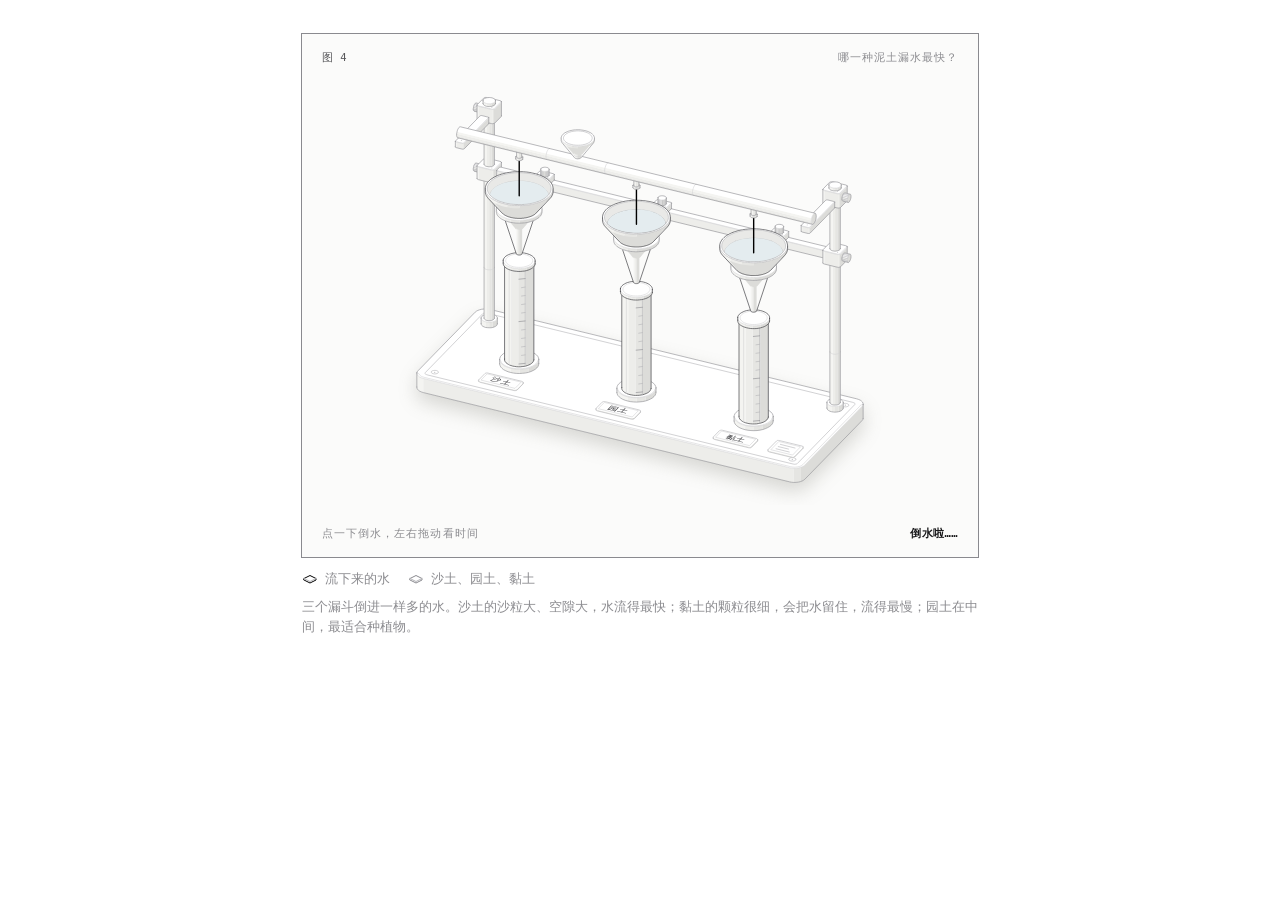
<file: fig/soil.html>
<!doctype html><html lang="zh"><head><meta charset="utf-8"><meta name="viewport" content="width=device-width, initial-scale=1"><title>图 4 · 泥土漏水</title><style>
.iso{
  --anatomy-page:#0b0b0b;--anatomy-card:#131313;--anatomy-text:#a3a3a3;--anatomy-strong:#e6e6e6;--anatomy-muted:#6e6e6e;
  --anatomy-paper:#131313;--anatomy-face:#1b1b1b;--anatomy-top:#1c1c1c;
  --anatomy-shade-0:#0f0f0f;--anatomy-shade-1:#121212;--anatomy-shade-2:#151515;--anatomy-shade-3:#181818;
  --anatomy-lit-top:#262626;--anatomy-lit-shade:#1d1d1d;
  --anatomy-hi:#d4d4d4;--anatomy-mid:#6a6a6a;--anatomy-lo:#3e3e3e;--anatomy-faint:#2a2a2a;--anatomy-lit:#ffffff;
  --anatomy-halo:#050505;--anatomy-halo-opacity:.9;--anatomy-dot:#e6e6e6;
  --anatomy-red:#ff6b6b;--anatomy-green:#6be0a0;--anatomy-blue:#6b9bff;
  --anatomy-weight:.6px;--anatomy-ease:cubic-bezier(.32,.72,0,1);
  --anatomy-mono:ui-monospace,"SF Mono",Menlo,Consolas,monospace;
  --anatomy-lift:inset 0 1px 0 0 #ffffff0a,inset 0 0 0 1px #ffffff06,0 0 0 1px #00000026,0 1px 1px -.5px #00000014,0 3px 3px -1.5px #00000014,0 6px 6px -3px #00000014,0 12px 12px -6px #00000014;
}
.iso[data-theme="light"]{
  --anatomy-page:#f2f2ef;--anatomy-card:#fbfbfa;--anatomy-text:#57575a;--anatomy-strong:#18181a;--anatomy-muted:#8c8c90;
  --anatomy-paper:#fbfbfa;--anatomy-face:#ffffff;--anatomy-top:#ffffff;
  --anatomy-shade-0:#dcdcd9;--anatomy-shade-1:#e5e5e2;--anatomy-shade-2:#ededea;--anatomy-shade-3:#f4f4f1;
  --anatomy-lit-top:#ffffff;--anatomy-lit-shade:#eeeeeb;
  --anatomy-hi:#26262a;--anatomy-mid:#8a8a8f;--anatomy-lo:#b4b4b8;--anatomy-faint:#d4d4d6;--anatomy-lit:#000000;
  --anatomy-halo:#8a8a80;--anatomy-halo-opacity:.32;--anatomy-dot:#3a3a3e;
  --anatomy-red:#e5484d;--anatomy-green:#30a46c;--anatomy-blue:#3e63dd;
  --anatomy-lift:inset 0 1px 0 0 #ffffff,0 0 0 1px #0000000f,0 1px 1px -.5px #0000000a,0 3px 3px -1.5px #0000000a,0 6px 6px -3px #0000000a,0 12px 12px -6px #0000000a;
}
.iso-svg{display:block;width:100%;height:auto;overflow:visible}
.iso-svg path,.iso-svg circle{vector-effect:non-scaling-stroke}
.iso-fill{fill:var(--anatomy-paper);stroke:none}
.iso-solid[data-lit]>.iso-fill{fill:var(--anatomy-face)}
.iso-shade,.iso-top{stroke:none}
.iso-shade[data-shade="0"]{fill:var(--anatomy-shade-0)}
.iso-shade[data-shade="1"]{fill:var(--anatomy-shade-1)}
.iso-shade[data-shade="2"]{fill:var(--anatomy-shade-2)}
.iso-shade[data-shade="3"]{fill:var(--anatomy-shade-3)}
.iso-top{fill:var(--anatomy-top)}
.iso-solid[data-lit]>.iso-top{fill:var(--anatomy-lit-top)}
.iso-solid[data-lit]>.iso-shade{fill:var(--anatomy-lit-shade)}
.iso-solid[data-seamless]>.iso-shade,.iso-solid[data-seamless]>.iso-top{stroke-width:.4;stroke-linejoin:round}
.iso-solid[data-seamless]>.iso-shade[data-shade="0"]{stroke:var(--anatomy-shade-0)}
.iso-solid[data-seamless]>.iso-shade[data-shade="1"]{stroke:var(--anatomy-shade-1)}
.iso-solid[data-seamless]>.iso-shade[data-shade="2"]{stroke:var(--anatomy-shade-2)}
.iso-solid[data-seamless]>.iso-shade[data-shade="3"]{stroke:var(--anatomy-shade-3)}
.iso-solid[data-seamless]>.iso-top{stroke:var(--anatomy-top)}
.iso-solid[data-seamless][data-lit]>.iso-top{stroke:var(--anatomy-lit-top)}
.iso-solid[data-seamless][data-lit]>.iso-shade{stroke:var(--anatomy-lit-shade)}
.iso-solid[data-lit]>.iso-edge{stroke:var(--anatomy-lit)}
.iso-halo{fill:var(--anatomy-halo);stroke:none;filter:blur(9px);opacity:var(--anatomy-halo-opacity);transform:translateY(3px)}
.iso-line{fill:none;stroke:var(--anatomy-lo);stroke-width:var(--anatomy-weight);stroke-linecap:round;stroke-linejoin:round}
.iso-line[data-tone="hi"]{stroke:var(--anatomy-hi)}
.iso-line[data-tone="mid"]{stroke:var(--anatomy-mid)}
.iso-line[data-tone="lo"]{stroke:var(--anatomy-lo)}
.iso-line[data-tone="faint"]{stroke:var(--anatomy-faint)}
.iso-line[data-tone="lit"]{stroke:var(--anatomy-lit)}
.iso-line[data-tone="red"]{stroke:var(--anatomy-red)}
.iso-line[data-tone="green"]{stroke:var(--anatomy-green)}
.iso-line[data-tone="blue"]{stroke:var(--anatomy-blue)}
.iso-line[data-dotted]{stroke-dasharray:.01 3.5;stroke-width:1}
.iso-line[data-dashed]{stroke-dasharray:3 3}
.iso-line[data-flow]{stroke-dasharray:2 6}
.iso-wire-end{fill:var(--anatomy-paper);stroke:var(--anatomy-lo);stroke-width:var(--anatomy-weight)}
.iso-wire[data-tone="hi"] .iso-wire-end{stroke:var(--anatomy-hi)}
.iso-wire[data-tone="mid"] .iso-wire-end{stroke:var(--anatomy-mid)}
.iso-wire[data-tone="faint"] .iso-wire-end{stroke:var(--anatomy-faint)}
.iso-wire[data-tone="lit"] .iso-wire-end{stroke:var(--anatomy-lit)}
.iso-dots circle{fill:var(--anatomy-dot);stroke:none;opacity:.32}
.iso-dots[data-tone="hi"] circle{opacity:.85}
.iso-dots[data-tone="mid"] circle{opacity:.45}
.iso-dots[data-tone="lo"] circle{opacity:.22}
.iso-dots[data-tone="faint"] circle{opacity:.12}
.iso-face-text{fill:var(--anatomy-mid);font-family:var(--anatomy-mono);letter-spacing:.04em}
.iso-face-text[data-tone="hi"]{fill:var(--anatomy-hi)}
.iso-face-text[data-tone="lo"]{fill:var(--anatomy-lo)}
.iso-face-text[data-tone="faint"]{fill:var(--anatomy-faint)}
.tb-body{fill:var(--anatomy-shade-2);stroke:none}
.tb-shine{fill:var(--anatomy-top);stroke:none}
.tb-shade{fill:var(--anatomy-shade-0);stroke:none}
.tb-ring{fill:none;stroke:var(--anatomy-lo);stroke-width:.45;stroke-linecap:butt;stroke-linejoin:round}
.tb-ring[data-tone="mid"]{stroke:var(--anatomy-mid)}
.tb-ring[data-tone="faint"]{stroke:var(--anatomy-faint)}
.tb-ring[data-tone="hi"]{stroke:var(--anatomy-hi)}
@keyframes iso-flow{to{stroke-dashoffset:-32}}
@keyframes iso-pulse{0%,100%{opacity:.18}12%{opacity:1}40%{opacity:.18}}
.iso-line[data-flow]{animation:iso-flow 1600ms linear infinite}
.iso-dots circle[data-pulse]{animation:iso-pulse 1600ms steps(1,end) infinite;animation-delay:var(--pulse-at,0ms)}
.iso-figure{margin:32px 0 36px}
.iso-plate{position:relative;padding:52px 24px;border-radius:0;background:var(--anatomy-card);box-shadow:0 0 0 1px var(--anatomy-mid);--anatomy-paper:var(--anatomy-card)}
.iso-plate-corners{position:absolute;inset:18px 20px;pointer-events:none}
.iso-plate-corner{position:absolute;color:var(--anatomy-muted);font-family:var(--anatomy-mono);font-size:10.5px;line-height:1;letter-spacing:.04em;white-space:nowrap}
.iso-plate-corner[data-corner="fig"]{top:0;left:0;color:var(--anatomy-text)}
.iso-plate-corner[data-corner="title"]{top:0;right:0;text-transform:uppercase;letter-spacing:.1em}
.iso-plate-corner[data-corner="hint"]{bottom:0;left:0;text-transform:uppercase;letter-spacing:.1em}
.iso-plate-corner[data-corner="readout"]{right:0;bottom:0;color:var(--anatomy-text);font-variant-numeric:tabular-nums}
.iso-plate .iso-svg{margin:0 auto}
.iso-legend{display:grid;gap:8px;margin-top:12px;color:var(--anatomy-muted);font-size:13px;line-height:1.55}
.iso-keys{display:flex;flex-wrap:wrap;gap:6px 18px}
.iso-key{display:inline-flex;align-items:center;gap:7px}
.iso-swatch{width:16px;height:10px;flex:none;overflow:visible}
.iso-swatch path{fill:none;stroke:var(--anatomy-hi);stroke-width:1;vector-effect:non-scaling-stroke;stroke-linejoin:round;stroke-linecap:round}
.iso-swatch[data-mark="raised"] path,.iso-swatch[data-mark="flat"] path{stroke:var(--anatomy-mid)}
.iso-swatch[data-mark="lit"] path{stroke:var(--anatomy-lit)}
.iso-swatch[data-mark="dim"] path{stroke:var(--anatomy-lo)}
.iso-swatch[data-mark="dotted"] path{stroke-dasharray:.01 3;stroke-width:1.4}
.iso-swatch[data-mark="dashed"] path{stroke-dasharray:3 2.5}
.iso-swatch[data-mark="red"] path{stroke:var(--anatomy-red)}
.iso-swatch[data-mark="green"] path{stroke:var(--anatomy-green)}
.iso-swatch[data-mark="blue"] path{stroke:var(--anatomy-blue)}
.iso-swatch-crease{stroke:var(--anatomy-lo)!important}
@media (max-width:560px){.iso-plate{padding:48px 12px 70px}.iso-plate-corner[data-corner="hint"]{bottom:18px}}
@media (prefers-reduced-motion:reduce){.iso-line[data-flow],.iso-dots circle[data-pulse]{animation:none}}

*{box-sizing:border-box}
html{color-scheme:dark}
body[data-theme="light"]{color-scheme:light}
body{margin:0;background:var(--anatomy-page);color:var(--anatomy-text);font:14px/1.6 ui-sans-serif,system-ui,-apple-system,"Segoe UI",sans-serif;-webkit-font-smoothing:antialiased}
.iso-page{width:min(650px,100% - 32px);margin:64px auto 96px}

html,body{background:transparent!important;overflow:hidden}
.iso-page{width:100%!important;max-width:680px;margin:0 auto!important;padding:2px}
body{font-family:"Baloo 2","PingFang SC","Hiragino Sans GB","Microsoft YaHei",system-ui,sans-serif}
.iso-stage{touch-action:none;cursor:grab;outline:none;user-select:none;-webkit-user-select:none;-webkit-touch-callout:none}
.iso-stage:active{cursor:grabbing}
.iso-plate-corner[data-corner="readout"]{font-weight:700;color:var(--anatomy-strong)}
</style></head><body class="iso" data-theme="light"><main class="iso-page"><figure class="iso-figure"><div class="iso-plate"><div class="iso-plate-corners" aria-hidden="true"><span class="iso-plate-corner" data-corner="fig">图 4</span><span class="iso-plate-corner" data-corner="title">哪一种泥土漏水最快？</span><span class="iso-plate-corner" data-corner="hint">点一下倒水，左右拖动看时间</span><span class="iso-plate-corner" data-corner="readout" data-readout>第 20 秒 · 沙土 81 ml · 园土 57 ml · 黏土 16 ml</span></div><style>
.iso{--soil-sand:#ebe7df;--soil-clay:#d6d1ca;--soil-loam:#77716a;--soil-leaf:#a59d92;--water-top:#e4ecef;--water-side:#d5e0e4;--mouth:#e9e9e7}
.iso[data-theme="dark"]{--soil-sand:#2a2925;--soil-clay:#201f1d;--soil-loam:#0c0c0b;--soil-leaf:#1d1c1a;--water-top:#26303a;--water-side:#1e262e;--mouth:#0e0e0e}
.soil.sand{fill:var(--soil-sand)}.soil.clay{fill:var(--soil-clay)}.soil.loam{fill:var(--soil-loam)}.soil.leaf{fill:var(--soil-leaf)}
.mouth{fill:var(--mouth)}
.pond{fill:var(--water-top)}
.iso-solid.water>.iso-fill,.iso-solid.water>.iso-shade{fill:var(--water-side)}
.iso-solid.water>.iso-top{fill:var(--water-top)}
.iso-line.stream{stroke-width:1.4}
[data-part="drops"] circle{fill:var(--water-top);stroke:var(--anatomy-lit);stroke-width:.5}
.iso-stage{overflow:hidden}
@media (max-width:480px){.iso-stage svg{width:116%;max-width:none;margin:-2% -8% -4%}}
</style><div class="iso-stage" tabindex="0" role="slider" aria-label="泥土漏水实验：点一下或按回车倒水，左右拖动或按方向键看第几秒" aria-valuemin="0" aria-valuemax="20" aria-valuenow="20"><svg xmlns="http://www.w3.org/2000/svg" class="iso-svg" viewBox="0 0 600 400" role="img" aria-label="一个实验架上挂着三个漏斗，左边装沙土，中间装园土，右边装黏土。上面的水管给每个漏斗倒同样多的水，下面的量筒接住流下来的水。沙土下面的水最多，黏土下面的水最少。"><path class="iso-halo" d="M86.8 279.5L87.1 278.5L87.9 277.5L142.5 221.5L143.6 220.6L145.1 219.8L146.8 219.1L148.8 218.7L150.8 218.5L153 218.4L155.1 218.6L157.1 219L507.1 304.3L508.9 304.9L510.5 305.6L511.7 306.5L512.6 307.4L513.1 308.5L513.2 309.5L513.2 323L512.9 324.1L512.1 325.1L457.5 381.1L456.4 382L454.9 382.8L453.2 383.4L451.2 383.9L449.2 384.1L447 384.2L444.9 384L442.9 383.6L92.9 298.3L91.1 297.7L89.5 297L88.3 296.1L87.4 295.1L86.9 294.1L86.8 293Z"/><g class="iso-solid"><path class="iso-fill" d="M150.7 248.7L151 247.5L151.8 246.3L153.1 245.3L154.9 244.4L156.9 243.8L159.3 243.4L161.7 243.3L164.1 243.4L166.4 243.8L168.5 244.5L170.2 245.3L171.5 246.4L172.3 247.5L172.5 248.8L172.5 250.9L172.2 252.1L171.4 253.3L170.1 254.3L168.4 255.2L166.3 255.8L164 256.2L161.6 256.3L159.1 256.2L156.8 255.8L154.8 255.1L153.1 254.3L151.8 253.2L151 252.1L150.7 250.9Z"/><path class="iso-shade" data-shade="0" d="M171.4 253.3L170.1 254.3L170.1 252.1L171.4 251.1ZM170.1 254.3L168.4 255.2L168.4 253L170.1 252.1ZM168.4 255.2L166.3 255.8L166.3 253.7L168.4 253ZM172.5 250.9L172.2 252.1L172.2 250L172.5 248.8ZM172.2 252.1L171.4 253.3L171.4 251.1L172.2 250Z"/><path class="iso-shade" data-shade="1" d="M166.3 255.8L164 256.2L164 254L166.3 253.7ZM164 256.2L161.6 256.3L161.6 254.2L164 254Z"/><path class="iso-shade" data-shade="2" d="M161.6 256.3L159.1 256.2L159.1 254L161.6 254.2ZM159.1 256.2L156.8 255.8L156.8 253.6L159.1 254Z"/><path class="iso-shade" data-shade="3" d="M156.8 255.8L154.8 255.1L154.8 253L156.8 253.6ZM154.8 255.1L153.1 254.3L153.1 252.1L154.8 253ZM153.1 254.3L151.8 253.2L151.8 251.1L153.1 252.1ZM151.8 253.2L151 252.1L151 249.9L151.8 251.1ZM151 252.1L150.7 250.9L150.7 248.7L151 249.9Z"/><path class="iso-top" d="M171.4 251.1L170.1 252.1L168.4 253L166.3 253.7L164 254L161.6 254.2L159.1 254L156.8 253.6L154.8 253L153.1 252.1L151.8 251.1L151 249.9L150.7 248.7L151 247.5L151.8 246.3L153.1 245.3L154.9 244.4L156.9 243.8L159.3 243.4L161.7 243.3L164.1 243.4L166.4 243.8L168.5 244.5L170.2 245.3L171.5 246.4L172.3 247.5L172.5 248.8L172.2 250Z"/><path class="iso-line iso-crease" data-tone="faint" d="M172.5 248.8L172.2 250L171.4 251.1L170.1 252.1L168.4 253L166.3 253.7L164 254L161.6 254.2L159.1 254L156.8 253.6L154.8 253L153.1 252.1L151.8 251.1L151 249.9L150.7 248.7"/><path class="iso-line iso-edge" data-tone="lo" d="M150.7 248.7L151 247.5L151.8 246.3L153.1 245.3L154.9 244.4L156.9 243.8L159.3 243.4L161.7 243.3L164.1 243.4L166.4 243.8L168.5 244.5L170.2 245.3L171.5 246.4L172.3 247.5L172.5 248.8M172.5 250.9L172.2 252.1L171.4 253.3L170.1 254.3L168.4 255.2L166.3 255.8L164 256.2L161.6 256.3L159.1 256.2L156.8 255.8L154.8 255.1L153.1 254.3L151.8 253.2L151 252.1L150.7 250.9M150.7 248.7L150.7 250.9M172.5 248.8L172.5 250.9"/></g><g class="iso-solid"><path class="iso-fill" d="M153.2 245.5L153.4 244.5L154.1 243.6L155.1 242.9L156.4 242.2L158 241.7L159.8 241.4L161.7 241.3L163.5 241.4L165.3 241.7L166.9 242.2L168.2 242.9L169.2 243.7L169.8 244.6L170 245.5L170 248.7L169.8 249.7L169.2 250.6L168.2 251.4L166.8 252L165.2 252.5L163.5 252.8L161.6 252.9L159.7 252.8L157.9 252.5L156.3 252L155 251.3L154 250.5L153.4 249.6L153.2 248.7Z"/><path class="iso-shade" data-shade="0" d="M169.2 250.6L168.2 251.4L168.2 248.1L169.2 247.3ZM168.2 251.4L166.8 252L166.8 248.8L168.2 248.1ZM166.8 252L165.2 252.5L165.2 249.3L166.8 248.8ZM170 248.7L169.8 249.7L169.8 246.4L170 245.5ZM169.8 249.7L169.2 250.6L169.2 247.3L169.8 246.4Z"/><path class="iso-shade" data-shade="1" d="M165.2 252.5L163.5 252.8L163.5 249.6L165.2 249.3ZM163.5 252.8L161.6 252.9L161.6 249.7L163.5 249.6Z"/><path class="iso-shade" data-shade="2" d="M161.6 252.9L159.7 252.8L159.7 249.6L161.6 249.7ZM159.7 252.8L157.9 252.5L157.9 249.3L159.7 249.6Z"/><path class="iso-shade" data-shade="3" d="M157.9 252.5L156.3 252L156.3 248.8L157.9 249.3ZM156.3 252L155 251.3L155 248.1L156.3 248.8ZM155 251.3L154 250.5L154 247.3L155 248.1ZM154 250.5L153.4 249.6L153.4 246.4L154 247.3ZM153.4 249.6L153.2 248.7L153.2 245.5L153.4 246.4Z"/><path class="iso-top" d="M169.2 247.3L168.2 248.1L166.8 248.8L165.2 249.3L163.5 249.6L161.6 249.7L159.7 249.6L157.9 249.3L156.3 248.8L155 248.1L154 247.3L153.4 246.4L153.2 245.5L153.4 244.5L154.1 243.6L155.1 242.9L156.4 242.2L158 241.7L159.8 241.4L161.7 241.3L163.5 241.4L165.3 241.7L166.9 242.2L168.2 242.9L169.2 243.7L169.8 244.6L170 245.5L169.8 246.4Z"/><path class="iso-line iso-crease" data-tone="faint" d="M170 245.5L169.8 246.4L169.2 247.3L168.2 248.1L166.8 248.8L165.2 249.3L163.5 249.6L161.6 249.7L159.7 249.6L157.9 249.3L156.3 248.8L155 248.1L154 247.3L153.4 246.4L153.2 245.5"/><path class="iso-line iso-edge" data-tone="mid" d="M153.2 245.5L153.4 244.5L154.1 243.6L155.1 242.9L156.4 242.2L158 241.7L159.8 241.4L161.7 241.3L163.5 241.4L165.3 241.7L166.9 242.2L168.2 242.9L169.2 243.7L169.8 244.6L170 245.5M170 248.7L169.8 249.7L169.2 250.6L168.2 251.4L166.8 252L165.2 252.5L163.5 252.8L161.6 252.9L159.7 252.8L157.9 252.5L156.3 252L155 251.3L154 250.5L153.4 249.6L153.2 248.7M153.2 245.5L153.2 248.7M170 245.5L170 248.7"/></g><g class="iso-solid"><path class="iso-fill" d="M113.8 286.5L114.1 285.3L115 284.1L116.3 283.1L118 282.3L120.1 281.6L122.4 281.2L124.8 281.1L127.2 281.2L129.5 281.6L131.6 282.3L133.3 283.2L134.6 284.2L135.4 285.3L135.7 286.6L135.7 288.7L135.4 289.9L134.6 291.1L133.2 292.1L131.5 293L129.4 293.6L127.1 294L124.7 294.1L122.3 294L120 293.6L117.9 292.9L116.2 292.1L114.9 291L114.1 289.9L113.8 288.7Z"/><path class="iso-shade" data-shade="0" d="M134.6 291.1L133.2 292.1L133.2 290L134.6 288.9ZM133.2 292.1L131.5 293L131.5 290.8L133.2 290ZM131.5 293L129.4 293.6L129.4 291.5L131.5 290.8ZM135.7 288.7L135.4 289.9L135.4 287.8L135.7 286.6ZM135.4 289.9L134.6 291.1L134.6 288.9L135.4 287.8Z"/><path class="iso-shade" data-shade="1" d="M129.4 293.6L127.1 294L127.1 291.9L129.4 291.5ZM127.1 294L124.7 294.1L124.7 292L127.1 291.9Z"/><path class="iso-shade" data-shade="2" d="M124.7 294.1L122.3 294L122.3 291.8L124.7 292ZM122.3 294L120 293.6L120 291.4L122.3 291.8Z"/><path class="iso-shade" data-shade="3" d="M120 293.6L117.9 292.9L117.9 290.8L120 291.4ZM117.9 292.9L116.2 292.1L116.2 289.9L117.9 290.8ZM116.2 292.1L114.9 291L114.9 288.9L116.2 289.9ZM114.9 291L114.1 289.9L114.1 287.7L114.9 288.9ZM114.1 289.9L113.8 288.7L113.8 286.5L114.1 287.7Z"/><path class="iso-top" d="M134.6 288.9L133.2 290L131.5 290.8L129.4 291.5L127.1 291.9L124.7 292L122.3 291.8L120 291.4L117.9 290.8L116.2 289.9L114.9 288.9L114.1 287.7L113.8 286.5L114.1 285.3L115 284.1L116.3 283.1L118 282.3L120.1 281.6L122.4 281.2L124.8 281.1L127.2 281.2L129.5 281.6L131.6 282.3L133.3 283.2L134.6 284.2L135.4 285.3L135.7 286.6L135.4 287.8Z"/><path class="iso-line iso-crease" data-tone="faint" d="M135.7 286.6L135.4 287.8L134.6 288.9L133.2 290L131.5 290.8L129.4 291.5L127.1 291.9L124.7 292L122.3 291.8L120 291.4L117.9 290.8L116.2 289.9L114.9 288.9L114.1 287.7L113.8 286.5"/><path class="iso-line iso-edge" data-tone="lo" d="M113.8 286.5L114.1 285.3L115 284.1L116.3 283.1L118 282.3L120.1 281.6L122.4 281.2L124.8 281.1L127.2 281.2L129.5 281.6L131.6 282.3L133.3 283.2L134.6 284.2L135.4 285.3L135.7 286.6M135.7 288.7L135.4 289.9L134.6 291.1L133.2 292.1L131.5 293L129.4 293.6L127.1 294L124.7 294.1L122.3 294L120 293.6L117.9 292.9L116.2 292.1L114.9 291L114.1 289.9L113.8 288.7M113.8 286.5L113.8 288.7M135.7 286.6L135.7 288.7"/></g><g class="iso-solid"><path class="iso-fill" d="M116.3 283.3L116.6 282.3L117.2 281.4L118.2 280.7L119.5 280L121.1 279.5L122.9 279.2L124.8 279.1L126.7 279.2L128.4 279.5L130 280L131.4 280.7L132.3 281.5L133 282.4L133.2 283.3L133.2 286.6L132.9 287.5L132.3 288.4L131.3 289.2L130 289.8L128.4 290.3L126.6 290.6L124.7 290.7L122.8 290.6L121.1 290.3L119.5 289.8L118.1 289.1L117.2 288.3L116.5 287.4L116.3 286.5Z"/><path class="iso-shade" data-shade="0" d="M132.3 288.4L131.3 289.2L131.3 285.9L132.3 285.1ZM131.3 289.2L130 289.8L130 286.6L131.3 285.9ZM130 289.8L128.4 290.3L128.4 287.1L130 286.6ZM133.2 286.6L132.9 287.5L132.9 284.2L133.2 283.3ZM132.9 287.5L132.3 288.4L132.3 285.1L132.9 284.2Z"/><path class="iso-shade" data-shade="1" d="M128.4 290.3L126.6 290.6L126.6 287.4L128.4 287.1ZM126.6 290.6L124.7 290.7L124.7 287.5L126.6 287.4Z"/><path class="iso-shade" data-shade="2" d="M124.7 290.7L122.8 290.6L122.8 287.4L124.7 287.5ZM122.8 290.6L121.1 290.3L121.1 287.1L122.8 287.4Z"/><path class="iso-shade" data-shade="3" d="M121.1 290.3L119.5 289.8L119.5 286.6L121.1 287.1ZM119.5 289.8L118.1 289.1L118.1 285.9L119.5 286.6ZM118.1 289.1L117.2 288.3L117.2 285.1L118.1 285.9ZM117.2 288.3L116.5 287.4L116.5 284.2L117.2 285.1ZM116.5 287.4L116.3 286.5L116.3 283.3L116.5 284.2Z"/><path class="iso-top" d="M132.3 285.1L131.3 285.9L130 286.6L128.4 287.1L126.6 287.4L124.7 287.5L122.8 287.4L121.1 287.1L119.5 286.6L118.1 285.9L117.2 285.1L116.5 284.2L116.3 283.3L116.6 282.3L117.2 281.4L118.2 280.7L119.5 280L121.1 279.5L122.9 279.2L124.8 279.1L126.7 279.2L128.4 279.5L130 280L131.4 280.7L132.3 281.5L133 282.4L133.2 283.3L132.9 284.2Z"/><path class="iso-line iso-crease" data-tone="faint" d="M133.2 283.3L132.9 284.2L132.3 285.1L131.3 285.9L130 286.6L128.4 287.1L126.6 287.4L124.7 287.5L122.8 287.4L121.1 287.1L119.5 286.6L118.1 285.9L117.2 285.1L116.5 284.2L116.3 283.3"/><path class="iso-line iso-edge" data-tone="mid" d="M116.3 283.3L116.6 282.3L117.2 281.4L118.2 280.7L119.5 280L121.1 279.5L122.9 279.2L124.8 279.1L126.7 279.2L128.4 279.5L130 280L131.4 280.7L132.3 281.5L133 282.4L133.2 283.3M133.2 286.6L132.9 287.5L132.3 288.4L131.3 289.2L130 289.8L128.4 290.3L126.6 290.6L124.7 290.7L122.8 290.6L121.1 290.3L119.5 289.8L118.1 289.1L117.2 288.3L116.5 287.4L116.3 286.5M116.3 283.3L116.3 286.5M133.2 283.3L133.2 286.6"/></g><g class="iso-solid"><path class="iso-fill" d="M464.3 325.2L464.6 324L465.4 322.8L466.8 321.8L468.5 320.9L470.6 320.3L472.9 319.9L475.3 319.8L477.7 319.9L480 320.3L482.1 321L483.8 321.8L485.1 322.9L485.9 324L486.2 325.2L486.2 327.4L485.9 328.6L485 329.8L483.7 330.8L482 331.6L479.9 332.3L477.6 332.7L475.2 332.8L472.8 332.7L470.5 332.3L468.4 331.6L466.7 330.7L465.4 329.7L464.6 328.6L464.3 327.3Z"/><path class="iso-shade" data-shade="0" d="M485 329.8L483.7 330.8L483.7 328.6L485 327.6ZM483.7 330.8L482 331.6L482 329.5L483.7 328.6ZM482 331.6L479.9 332.3L479.9 330.1L482 329.5ZM486.2 327.4L485.9 328.6L485.9 326.4L486.2 325.2ZM485.9 328.6L485 329.8L485 327.6L485.9 326.4Z"/><path class="iso-shade" data-shade="1" d="M479.9 332.3L477.6 332.7L477.6 330.5L479.9 330.1ZM477.6 332.7L475.2 332.8L475.2 330.7L477.6 330.5Z"/><path class="iso-shade" data-shade="2" d="M475.2 332.8L472.8 332.7L472.8 330.5L475.2 330.7ZM472.8 332.7L470.5 332.3L470.5 330.1L472.8 330.5Z"/><path class="iso-shade" data-shade="3" d="M470.5 332.3L468.4 331.6L468.4 329.5L470.5 330.1ZM468.4 331.6L466.7 330.7L466.7 328.6L468.4 329.5ZM466.7 330.7L465.4 329.7L465.4 327.6L466.7 328.6ZM465.4 329.7L464.6 328.6L464.6 326.4L465.4 327.6ZM464.6 328.6L464.3 327.3L464.3 325.2L464.6 326.4Z"/><path class="iso-top" d="M485 327.6L483.7 328.6L482 329.5L479.9 330.1L477.6 330.5L475.2 330.7L472.8 330.5L470.5 330.1L468.4 329.5L466.7 328.6L465.4 327.6L464.6 326.4L464.3 325.2L464.6 324L465.4 322.8L466.8 321.8L468.5 320.9L470.6 320.3L472.9 319.9L475.3 319.8L477.7 319.9L480 320.3L482.1 321L483.8 321.8L485.1 322.9L485.9 324L486.2 325.2L485.9 326.4Z"/><path class="iso-line iso-crease" data-tone="faint" d="M486.2 325.2L485.9 326.4L485 327.6L483.7 328.6L482 329.5L479.9 330.1L477.6 330.5L475.2 330.7L472.8 330.5L470.5 330.1L468.4 329.5L466.7 328.6L465.4 327.6L464.6 326.4L464.3 325.2"/><path class="iso-line iso-edge" data-tone="lo" d="M464.3 325.2L464.6 324L465.4 322.8L466.8 321.8L468.5 320.9L470.6 320.3L472.9 319.9L475.3 319.8L477.7 319.9L480 320.3L482.1 321L483.8 321.8L485.1 322.9L485.9 324L486.2 325.2M486.2 327.4L485.9 328.6L485 329.8L483.7 330.8L482 331.6L479.9 332.3L477.6 332.7L475.2 332.8L472.8 332.7L470.5 332.3L468.4 331.6L466.7 330.7L465.4 329.7L464.6 328.6L464.3 327.3M464.3 325.2L464.3 327.3M486.2 325.2L486.2 327.4"/></g><g class="iso-solid"><path class="iso-fill" d="M466.8 322L467.1 321L467.7 320.1L468.7 319.3L470 318.7L471.6 318.2L473.4 317.9L475.3 317.8L477.2 317.9L478.9 318.2L480.5 318.7L481.9 319.4L482.8 320.2L483.5 321.1L483.7 322L483.7 325.2L483.4 326.2L482.8 327.1L481.8 327.8L480.5 328.5L478.9 329L477.1 329.3L475.2 329.4L473.3 329.3L471.6 329L470 328.5L468.6 327.8L467.7 327L467 326.1L466.8 325.2Z"/><path class="iso-shade" data-shade="0" d="M482.8 327.1L481.8 327.8L481.8 324.6L482.8 323.8ZM481.8 327.8L480.5 328.5L480.5 325.3L481.8 324.6ZM480.5 328.5L478.9 329L478.9 325.8L480.5 325.3ZM483.7 325.2L483.4 326.2L483.4 322.9L483.7 322ZM483.4 326.2L482.8 327.1L482.8 323.8L483.4 322.9Z"/><path class="iso-shade" data-shade="1" d="M478.9 329L477.1 329.3L477.1 326.1L478.9 325.8ZM477.1 329.3L475.2 329.4L475.2 326.2L477.1 326.1Z"/><path class="iso-shade" data-shade="2" d="M475.2 329.4L473.3 329.3L473.3 326.1L475.2 326.2ZM473.3 329.3L471.6 329L471.6 325.8L473.3 326.1Z"/><path class="iso-shade" data-shade="3" d="M471.6 329L470 328.5L470 325.2L471.6 325.8ZM470 328.5L468.6 327.8L468.6 324.6L470 325.2ZM468.6 327.8L467.7 327L467.7 323.8L468.6 324.6ZM467.7 327L467 326.1L467 322.9L467.7 323.8ZM467 326.1L466.8 325.2L466.8 322L467 322.9Z"/><path class="iso-top" d="M482.8 323.8L481.8 324.6L480.5 325.3L478.9 325.8L477.1 326.1L475.2 326.2L473.3 326.1L471.6 325.8L470 325.2L468.6 324.6L467.7 323.8L467 322.9L466.8 322L467.1 321L467.7 320.1L468.7 319.3L470 318.7L471.6 318.2L473.4 317.9L475.3 317.8L477.2 317.9L478.9 318.2L480.5 318.7L481.9 319.4L482.8 320.2L483.5 321.1L483.7 322L483.4 322.9Z"/><path class="iso-line iso-crease" data-tone="faint" d="M483.7 322L483.4 322.9L482.8 323.8L481.8 324.6L480.5 325.3L478.9 325.8L477.1 326.1L475.2 326.2L473.3 326.1L471.6 325.8L470 325.2L468.6 324.6L467.7 323.8L467 322.9L466.8 322"/><path class="iso-line iso-edge" data-tone="mid" d="M466.8 322L467.1 321L467.7 320.1L468.7 319.3L470 318.7L471.6 318.2L473.4 317.9L475.3 317.8L477.2 317.9L478.9 318.2L480.5 318.7L481.9 319.4L482.8 320.2L483.5 321.1L483.7 322M483.7 325.2L483.4 326.2L482.8 327.1L481.8 327.8L480.5 328.5L478.9 329L477.1 329.3L475.2 329.4L473.3 329.3L471.6 329L470 328.5L468.6 327.8L467.7 327L467 326.1L466.8 325.2M466.8 322L466.8 325.2M483.7 322L483.7 325.2"/></g><g class="iso-solid"><path class="iso-fill" d="M427.5 363L427.8 361.8L428.6 360.6L429.9 359.6L431.6 358.7L433.7 358.1L436 357.7L438.4 357.6L440.9 357.7L443.2 358.1L445.2 358.8L446.9 359.6L448.2 360.7L449 361.8L449.3 363L449.3 365.2L449 366.4L448.2 367.6L446.9 368.6L445.1 369.4L443.1 370.1L440.7 370.5L438.3 370.6L435.9 370.5L433.6 370.1L431.5 369.4L429.8 368.5L428.5 367.5L427.7 366.4L427.5 365.1Z"/><path class="iso-shade" data-shade="0" d="M448.2 367.6L446.9 368.6L446.9 366.4L448.2 365.4ZM446.9 368.6L445.1 369.4L445.1 367.3L446.9 366.4ZM445.1 369.4L443.1 370.1L443.1 367.9L445.1 367.3ZM449.3 365.2L449 366.4L449 364.3L449.3 363ZM449 366.4L448.2 367.6L448.2 365.4L449 364.3Z"/><path class="iso-shade" data-shade="1" d="M443.1 370.1L440.7 370.5L440.7 368.3L443.1 367.9ZM440.7 370.5L438.3 370.6L438.3 368.5L440.7 368.3Z"/><path class="iso-shade" data-shade="2" d="M438.3 370.6L435.9 370.5L435.9 368.3L438.3 368.5ZM435.9 370.5L433.6 370.1L433.6 367.9L435.9 368.3Z"/><path class="iso-shade" data-shade="3" d="M433.6 370.1L431.5 369.4L431.5 367.3L433.6 367.9ZM431.5 369.4L429.8 368.5L429.8 366.4L431.5 367.3ZM429.8 368.5L428.5 367.5L428.5 365.4L429.8 366.4ZM428.5 367.5L427.7 366.4L427.7 364.2L428.5 365.4ZM427.7 366.4L427.5 365.1L427.5 363L427.7 364.2Z"/><path class="iso-top" d="M448.2 365.4L446.9 366.4L445.1 367.3L443.1 367.9L440.7 368.3L438.3 368.5L435.9 368.3L433.6 367.9L431.5 367.3L429.8 366.4L428.5 365.4L427.7 364.2L427.5 363L427.8 361.8L428.6 360.6L429.9 359.6L431.6 358.7L433.7 358.1L436 357.7L438.4 357.6L440.9 357.7L443.2 358.1L445.2 358.8L446.9 359.6L448.2 360.7L449 361.8L449.3 363L449 364.3Z"/><path class="iso-line iso-crease" data-tone="faint" d="M449.3 363L449 364.3L448.2 365.4L446.9 366.4L445.1 367.3L443.1 367.9L440.7 368.3L438.3 368.5L435.9 368.3L433.6 367.9L431.5 367.3L429.8 366.4L428.5 365.4L427.7 364.2L427.5 363"/><path class="iso-line iso-edge" data-tone="lo" d="M427.5 363L427.8 361.8L428.6 360.6L429.9 359.6L431.6 358.7L433.7 358.1L436 357.7L438.4 357.6L440.9 357.7L443.2 358.1L445.2 358.8L446.9 359.6L448.2 360.7L449 361.8L449.3 363M449.3 365.2L449 366.4L448.2 367.6L446.9 368.6L445.1 369.4L443.1 370.1L440.7 370.5L438.3 370.6L435.9 370.5L433.6 370.1L431.5 369.4L429.8 368.5L428.5 367.5L427.7 366.4L427.5 365.1M427.5 363L427.5 365.1M449.3 363L449.3 365.2"/></g><g class="iso-solid"><path class="iso-fill" d="M430 359.8L430.2 358.8L430.8 357.9L431.8 357.1L433.2 356.5L434.8 356L436.5 355.7L438.4 355.6L440.3 355.7L442.1 356L443.7 356.5L445 357.2L446 358L446.6 358.9L446.8 359.8L446.8 363L446.6 364L445.9 364.9L444.9 365.7L443.6 366.3L442 366.8L440.2 367.1L438.3 367.2L436.5 367.1L434.7 366.8L433.1 366.3L431.8 365.6L430.8 364.8L430.2 363.9L430 363Z"/><path class="iso-shade" data-shade="0" d="M445.9 364.9L444.9 365.7L444.9 362.4L445.9 361.6ZM444.9 365.7L443.6 366.3L443.6 363.1L444.9 362.4ZM443.6 366.3L442 366.8L442 363.6L443.6 363.1ZM446.8 363L446.6 364L446.6 360.7L446.8 359.8ZM446.6 364L445.9 364.9L445.9 361.6L446.6 360.7Z"/><path class="iso-shade" data-shade="1" d="M442 366.8L440.2 367.1L440.2 363.9L442 363.6ZM440.2 367.1L438.3 367.2L438.3 364L440.2 363.9Z"/><path class="iso-shade" data-shade="2" d="M438.3 367.2L436.5 367.1L436.5 363.9L438.3 364ZM436.5 367.1L434.7 366.8L434.7 363.6L436.5 363.9Z"/><path class="iso-shade" data-shade="3" d="M434.7 366.8L433.1 366.3L433.1 363L434.7 363.6ZM433.1 366.3L431.8 365.6L431.8 362.4L433.1 363ZM431.8 365.6L430.8 364.8L430.8 361.6L431.8 362.4ZM430.8 364.8L430.2 363.9L430.2 360.7L430.8 361.6ZM430.2 363.9L430 363L430 359.8L430.2 360.7Z"/><path class="iso-top" d="M445.9 361.6L444.9 362.4L443.6 363.1L442 363.6L440.2 363.9L438.3 364L436.5 363.9L434.7 363.6L433.1 363L431.8 362.4L430.8 361.6L430.2 360.7L430 359.8L430.2 358.8L430.8 357.9L431.8 357.1L433.2 356.5L434.8 356L436.5 355.7L438.4 355.6L440.3 355.7L442.1 356L443.7 356.5L445 357.2L446 358L446.6 358.9L446.8 359.8L446.6 360.7Z"/><path class="iso-line iso-crease" data-tone="faint" d="M446.8 359.8L446.6 360.7L445.9 361.6L444.9 362.4L443.6 363.1L442 363.6L440.2 363.9L438.3 364L436.5 363.9L434.7 363.6L433.1 363L431.8 362.4L430.8 361.6L430.2 360.7L430 359.8"/><path class="iso-line iso-edge" data-tone="mid" d="M430 359.8L430.2 358.8L430.8 357.9L431.8 357.1L433.2 356.5L434.8 356L436.5 355.7L438.4 355.6L440.3 355.7L442.1 356L443.7 356.5L445 357.2L446 358L446.6 358.9L446.8 359.8M446.8 363L446.6 364L445.9 364.9L444.9 365.7L443.6 366.3L442 366.8L440.2 367.1L438.3 367.2L436.5 367.1L434.7 366.8L433.1 366.3L431.8 365.6L430.8 364.8L430.2 363.9L430 363M430 359.8L430 363M446.8 359.8L446.8 363"/></g><g class="iso-solid"><path class="iso-fill" d="M86.8 274.1L87.1 273.1L87.9 272.1L142.5 216.1L143.6 215.2L145.1 214.4L146.8 213.8L148.8 213.3L150.8 213.1L153 213L155.1 213.2L157.1 213.6L507.1 298.9L508.9 299.5L510.5 300.2L511.7 301.1L512.6 302L513.1 303.1L513.2 304.2L513.2 317.6L512.9 318.7L512.1 319.7L457.5 375.7L456.4 376.6L454.9 377.4L453.2 378L451.2 378.5L449.2 378.7L447 378.8L444.9 378.6L442.9 378.2L92.9 292.9L91.1 292.3L89.5 291.6L88.3 290.7L87.4 289.7L86.9 288.7L86.8 287.6Z"/><path class="iso-shade" data-shade="0" d="M513.2 317.6L512.9 318.7L512.9 305.2L513.2 304.2ZM512.9 318.7L512.1 319.7L512.1 306.2L512.9 305.2ZM512.1 319.7L457.5 375.7L457.5 362.2L512.1 306.2ZM457.5 375.7L456.4 376.6L456.4 363.1L457.5 362.2ZM456.4 376.6L454.9 377.4L454.9 363.9L456.4 363.1ZM454.9 377.4L453.2 378L453.2 364.5L454.9 363.9Z"/><path class="iso-shade" data-shade="1" d="M453.2 378L451.2 378.5L451.2 365L453.2 364.5ZM451.2 378.5L449.2 378.7L449.2 365.2L451.2 365ZM449.2 378.7L447 378.8L447 365.3L449.2 365.2Z"/><path class="iso-shade" data-shade="2" d="M447 378.8L444.9 378.6L444.9 365.1L447 365.3ZM444.9 378.6L442.9 378.2L442.9 364.7L444.9 365.1ZM442.9 378.2L92.9 292.9L92.9 279.4L442.9 364.7Z"/><path class="iso-shade" data-shade="3" d="M92.9 292.9L91.1 292.3L91.1 278.8L92.9 279.4ZM91.1 292.3L89.5 291.6L89.5 278.1L91.1 278.8ZM89.5 291.6L88.3 290.7L88.3 277.2L89.5 278.1ZM88.3 290.7L87.4 289.7L87.4 276.2L88.3 277.2ZM87.4 289.7L86.9 288.7L86.9 275.2L87.4 276.2ZM86.9 288.7L86.8 287.6L86.8 274.1L86.9 275.2Z"/><path class="iso-top" d="M507.1 298.9L508.9 299.5L510.5 300.2L511.7 301.1L512.6 302L513.1 303.1L513.2 304.2L512.9 305.2L512.1 306.2L457.5 362.2L456.4 363.1L454.9 363.9L453.2 364.5L451.2 365L449.2 365.2L447 365.3L444.9 365.1L442.9 364.7L92.9 279.4L91.1 278.8L89.5 278.1L88.3 277.2L87.4 276.2L86.9 275.2L86.8 274.1L87.1 273.1L87.9 272.1L142.5 216.1L143.6 215.2L145.1 214.4L146.8 213.8L148.8 213.3L150.8 213.1L153 213L155.1 213.2L157.1 213.6Z"/><path class="iso-line iso-crease" data-tone="faint" d="M513.2 304.2L512.9 305.2L512.1 306.2L457.5 362.2L456.4 363.1L454.9 363.9L453.2 364.5L451.2 365L449.2 365.2L447 365.3L444.9 365.1L442.9 364.7L92.9 279.4L91.1 278.8L89.5 278.1L88.3 277.2L87.4 276.2L86.9 275.2L86.8 274.1"/><path class="iso-line iso-bevel" data-tone="faint" d="M513.2 304.2L510.8 304.9L510.1 305.8L455.6 361.7L454.6 362.5L453.5 363.1L452.1 363.6L450.5 363.9L448.9 364.1L447.2 364.2L445.5 364L443.8 363.7L93.9 278.4L92.4 277.9L91.1 277.4L90.1 276.7L89.4 275.9L89 275.1L86.8 274.1"/><path class="iso-line iso-edge" data-tone="mid" d="M86.8 274.1L87.1 273.1L87.9 272.1L142.5 216.1L143.6 215.2L145.1 214.4L146.8 213.8L148.8 213.3L150.8 213.1L153 213L155.1 213.2L157.1 213.6L507.1 298.9L508.9 299.5L510.5 300.2L511.7 301.1L512.6 302L513.1 303.1L513.2 304.2M513.2 317.6L512.9 318.7L512.1 319.7L457.5 375.7L456.4 376.6L454.9 377.4L453.2 378L451.2 378.5L449.2 378.7L447 378.8L444.9 378.6L442.9 378.2L92.9 292.9L91.1 292.3L89.5 291.6L88.3 290.7L87.4 289.7L86.9 288.7L86.8 287.6M513.2 304.2L513.2 317.6M86.8 274.1L86.8 287.6"/></g><path class="iso-line" data-tone="lo" d="M503.7 302.4L504.2 302.6L504.7 302.8L505 303L505.3 303.3L505.4 303.6L505.4 303.9L505.3 304.2L505.1 304.5L450.5 360.5L450.2 360.8L449.8 361L449.3 361.2L448.7 361.3L448.1 361.4L447.5 361.4L446.9 361.3L446.3 361.2L96.3 275.9L95.8 275.7L95.3 275.5L95 275.2L94.7 275L94.6 274.7L94.6 274.4L94.7 274.1L94.9 273.8L149.5 217.8L149.8 217.5L150.2 217.3L150.7 217.1L151.3 217L151.9 216.9L152.5 216.9L153.1 217L153.7 217.1Z"/><path class="iso-line" data-tone="lo" d="M157.5 222.3L156.7 222.9L155.6 223.2L154.2 223.3L153 223.1L151.9 222.7L151.2 222.1L151 221.5L151.4 220.8L152.2 220.3L153.3 220L154.7 219.9L156 220L157 220.4L157.7 221L157.9 221.7ZM499.2 305.6L498.3 306.2L497.2 306.5L495.9 306.6L494.6 306.4L493.5 306L492.8 305.5L492.7 304.8L493 304.1L493.8 303.6L495 303.3L496.3 303.2L497.6 303.4L498.6 303.8L499.3 304.3L499.5 305ZM107 274.1L106.2 274.7L105 275L103.7 275.1L102.4 274.9L101.4 274.5L100.7 273.9L100.5 273.3L100.8 272.6L101.7 272.1L102.8 271.8L104.1 271.7L105.4 271.8L106.5 272.3L107.2 272.8L107.3 273.5ZM448.6 357.4L447.8 358L446.7 358.3L445.3 358.4L444 358.2L443 357.8L442.3 357.3L442.1 356.6L442.5 355.9L443.3 355.4L444.4 355.1L445.8 355L447 355.2L448.1 355.6L448.8 356.1L449 356.8Z"/><g class="iso-dots" data-tone="mid"><circle cx="154.5" cy="221.6" r="0.5"/><circle cx="496.1" cy="304.9" r="0.5"/><circle cx="103.9" cy="273.4" r="0.5"/><circle cx="445.5" cy="356.7" r="0.5"/></g><g class="iso-solid"><path class="iso-fill" d="M422.3 347.6L422.5 347.2L430.5 339.1L430.9 338.8L431.5 338.6L432.2 338.6L432.9 338.7L454.8 344L455.4 344.2L455.7 344.5L455.8 344.9L455.8 346L455.7 346.3L447.7 354.5L447.3 354.7L446.7 354.9L445.9 355L445.2 354.9L423.4 349.6L422.8 349.3L422.4 349L422.3 348.7Z"/><path class="iso-shade" data-shade="0" d="M455.8 346L455.7 346.3L455.7 345.3L455.8 344.9ZM455.7 346.3L447.7 354.5L447.7 353.4L455.7 345.3ZM447.7 354.5L447.3 354.7L447.3 353.7L447.7 353.4ZM447.3 354.7L446.7 354.9L446.7 353.9L447.3 353.7Z"/><path class="iso-shade" data-shade="1" d="M446.7 354.9L445.9 355L445.9 353.9L446.7 353.9Z"/><path class="iso-shade" data-shade="2" d="M445.9 355L445.2 354.9L445.2 353.8L445.9 353.9ZM445.2 354.9L423.4 349.6L423.4 348.5L445.2 353.8Z"/><path class="iso-shade" data-shade="3" d="M423.4 349.6L422.8 349.3L422.8 348.3L423.4 348.5ZM422.8 349.3L422.4 349L422.4 347.9L422.8 348.3ZM422.4 349L422.3 348.7L422.3 347.6L422.4 347.9Z"/><path class="iso-top" d="M454.8 344L455.4 344.2L455.7 344.5L455.8 344.9L455.7 345.3L447.7 353.4L447.3 353.7L446.7 353.9L445.9 353.9L445.2 353.8L423.4 348.5L422.8 348.3L422.4 347.9L422.3 347.6L422.5 347.2L430.5 339.1L430.9 338.8L431.5 338.6L432.2 338.6L432.9 338.7Z"/><path class="iso-line iso-edge" data-tone="lo" d="M422.3 347.6L422.5 347.2L430.5 339.1L430.9 338.8L431.5 338.6L432.2 338.6L432.9 338.7L454.8 344L455.4 344.2L455.7 344.5L455.8 344.9M455.8 346L455.7 346.3L447.7 354.5L447.3 354.7L446.7 354.9L445.9 355L445.2 354.9L423.4 349.6L422.8 349.3L422.4 349L422.3 348.7M455.8 344.9L455.8 346M422.3 347.6L422.3 348.7"/></g><path class="iso-line" data-tone="faint" d="M453.1 345L445.8 352.6L425 347.5L432.4 339.9Z"/><path class="iso-line" data-tone="lo" data-free="" d="M434.1 342.4L448.1 345.9M432.1 344.5L441.9 346.9M430 346.6L442.6 349.7"/><g class="iso-solid"><path class="iso-fill" d="M145.9 280.9L146.2 280.5L151.8 274.8L152.3 274.5L153 274.2L153.9 274.2L154.7 274.3L187.2 282.2L187.8 282.5L188.3 282.8L188.4 283.3L188.4 284.3L188.2 284.7L182.6 290.5L182.1 290.8L181.3 291L180.5 291.1L179.6 291L147.2 283.1L146.5 282.8L146.1 282.4L145.9 282Z"/><path class="iso-shade" data-shade="0" d="M188.4 284.3L188.2 284.7L188.2 283.7L188.4 283.3ZM188.2 284.7L182.6 290.5L182.6 289.4L188.2 283.7ZM182.6 290.5L182.1 290.8L182.1 289.7L182.6 289.4ZM182.1 290.8L181.3 291L181.3 290L182.1 289.7Z"/><path class="iso-shade" data-shade="1" d="M181.3 291L180.5 291.1L180.5 290L181.3 290Z"/><path class="iso-shade" data-shade="2" d="M180.5 291.1L179.6 291L179.6 289.9L180.5 290ZM179.6 291L147.2 283.1L147.2 282L179.6 289.9Z"/><path class="iso-shade" data-shade="3" d="M147.2 283.1L146.5 282.8L146.5 281.7L147.2 282ZM146.5 282.8L146.1 282.4L146.1 281.4L146.5 281.7ZM146.1 282.4L145.9 282L145.9 280.9L146.1 281.4Z"/><path class="iso-top" d="M187.2 282.2L187.8 282.5L188.3 282.8L188.4 283.3L188.2 283.7L182.6 289.4L182.1 289.7L181.3 290L180.5 290L179.6 289.9L147.2 282L146.5 281.7L146.1 281.4L145.9 280.9L146.2 280.5L151.8 274.8L152.3 274.5L153 274.2L153.9 274.2L154.7 274.3Z"/><path class="iso-line iso-edge" data-tone="lo" d="M145.9 280.9L146.2 280.5L151.8 274.8L152.3 274.5L153 274.2L153.9 274.2L154.7 274.3L187.2 282.2L187.8 282.5L188.3 282.8L188.4 283.3M188.4 284.3L188.2 284.7L182.6 290.5L182.1 290.8L181.3 291L180.5 291.1L179.6 291L147.2 283.1L146.5 282.8L146.1 282.4L145.9 282M188.4 283.3L188.4 284.3M145.9 280.9L145.9 282"/></g><path class="iso-line" data-tone="faint" d="M186.2 283.2L180.6 288.9L148.1 281L153.7 275.3Z"/><text class="iso-face-text" data-tone="hi" transform="matrix(1.4 0.341 -0.683 0.7 165.867 283.429)" font-size="6.4" text-anchor="middle">沙土</text><g class="iso-solid"><path class="iso-fill" d="M258 308.3L258.2 307.8L263.8 302.1L264.3 301.8L265 301.6L265.9 301.5L266.7 301.6L299.2 309.5L299.8 309.8L300.3 310.1L300.4 310.6L300.4 311.6L300.2 312.1L294.6 317.8L294.1 318.1L293.3 318.4L292.5 318.4L291.7 318.3L259.2 310.4L258.5 310.1L258.1 309.8L258 309.3Z"/><path class="iso-shade" data-shade="0" d="M300.4 311.6L300.2 312.1L300.2 311L300.4 310.6ZM300.2 312.1L294.6 317.8L294.6 316.7L300.2 311ZM294.6 317.8L294.1 318.1L294.1 317.1L294.6 316.7ZM294.1 318.1L293.3 318.4L293.3 317.3L294.1 317.1Z"/><path class="iso-shade" data-shade="1" d="M293.3 318.4L292.5 318.4L292.5 317.3L293.3 317.3Z"/><path class="iso-shade" data-shade="2" d="M292.5 318.4L291.7 318.3L291.7 317.2L292.5 317.3ZM291.7 318.3L259.2 310.4L259.2 309.3L291.7 317.2Z"/><path class="iso-shade" data-shade="3" d="M259.2 310.4L258.5 310.1L258.5 309L259.2 309.3ZM258.5 310.1L258.1 309.8L258.1 308.7L258.5 309ZM258.1 309.8L258 309.3L258 308.3L258.1 308.7Z"/><path class="iso-top" d="M299.2 309.5L299.8 309.8L300.3 310.1L300.4 310.6L300.2 311L294.6 316.7L294.1 317.1L293.3 317.3L292.5 317.3L291.7 317.2L259.2 309.3L258.5 309L258.1 308.7L258 308.3L258.2 307.8L263.8 302.1L264.3 301.8L265 301.6L265.9 301.5L266.7 301.6Z"/><path class="iso-line iso-edge" data-tone="lo" d="M258 308.3L258.2 307.8L263.8 302.1L264.3 301.8L265 301.6L265.9 301.5L266.7 301.6L299.2 309.5L299.8 309.8L300.3 310.1L300.4 310.6M300.4 311.6L300.2 312.1L294.6 317.8L294.1 318.1L293.3 318.4L292.5 318.4L291.7 318.3L259.2 310.4L258.5 310.1L258.1 309.8L258 309.3M300.4 310.6L300.4 311.6M258 308.3L258 309.3"/></g><path class="iso-line" data-tone="faint" d="M298.2 310.5L292.6 316.2L260.1 308.3L265.7 302.6Z"/><text class="iso-face-text" data-tone="hi" transform="matrix(1.4 0.341 -0.683 0.7 277.875 310.744)" font-size="6.4" text-anchor="middle">园土</text><g class="iso-solid"><path class="iso-fill" d="M370 335.6L370.2 335.2L375.8 329.4L376.3 329.1L377 328.9L377.9 328.8L378.7 328.9L411.2 336.8L411.9 337.1L412.3 337.5L412.4 337.9L412.4 339L412.2 339.4L406.6 345.1L406.1 345.5L405.3 345.7L404.5 345.7L403.7 345.6L371.2 337.7L370.5 337.4L370.1 337.1L370 336.7Z"/><path class="iso-shade" data-shade="0" d="M412.4 339L412.2 339.4L412.2 338.3L412.4 337.9ZM412.2 339.4L406.6 345.1L406.6 344L412.2 338.3ZM406.6 345.1L406.1 345.5L406.1 344.4L406.6 344ZM406.1 345.5L405.3 345.7L405.3 344.6L406.1 344.4Z"/><path class="iso-shade" data-shade="1" d="M405.3 345.7L404.5 345.7L404.5 344.6L405.3 344.6Z"/><path class="iso-shade" data-shade="2" d="M404.5 345.7L403.7 345.6L403.7 344.5L404.5 344.6ZM403.7 345.6L371.2 337.7L371.2 336.6L403.7 344.5Z"/><path class="iso-shade" data-shade="3" d="M371.2 337.7L370.5 337.4L370.5 336.4L371.2 336.6ZM370.5 337.4L370.1 337.1L370.1 336L370.5 336.4ZM370.1 337.1L370 336.7L370 335.6L370.1 336Z"/><path class="iso-top" d="M411.2 336.8L411.9 337.1L412.3 337.5L412.4 337.9L412.2 338.3L406.6 344L406.1 344.4L405.3 344.6L404.5 344.6L403.7 344.5L371.2 336.6L370.5 336.4L370.1 336L370 335.6L370.2 335.2L375.8 329.4L376.3 329.1L377 328.9L377.9 328.8L378.7 328.9Z"/><path class="iso-line iso-edge" data-tone="lo" d="M370 335.6L370.2 335.2L375.8 329.4L376.3 329.1L377 328.9L377.9 328.8L378.7 328.9L411.2 336.8L411.9 337.1L412.3 337.5L412.4 337.9M412.4 339L412.2 339.4L406.6 345.1L406.1 345.5L405.3 345.7L404.5 345.7L403.7 345.6L371.2 337.7L370.5 337.4L370.1 337.1L370 336.7M412.4 337.9L412.4 339M370 335.6L370 336.7"/></g><path class="iso-line" data-tone="faint" d="M410.2 337.8L404.6 343.6L372.1 335.6L377.7 329.9Z"/><text class="iso-face-text" data-tone="hi" transform="matrix(1.4 0.341 -0.683 0.7 389.883 338.059)" font-size="6.4" text-anchor="middle">黏土</text><g class="iso-solid"><path class="iso-fill" d="M148.2 221.7L148.4 220.9L149 220L149.9 219.3L151.1 218.7L152.6 218.2L154.3 218L156 217.9L157.7 218L159.4 218.3L160.8 218.7L162.1 219.3L163 220.1L163.6 220.9L163.7 221.8L163.7 227.2L163.5 228L163 228.9L162 229.6L160.8 230.2L159.3 230.7L157.7 231L155.9 231L154.2 230.9L152.5 230.7L151.1 230.2L149.8 229.6L148.9 228.8L148.4 228L148.2 227.1Z"/><path class="iso-shade" data-shade="0" d="M163 228.9L162 229.6L162 224.2L163 223.5ZM162 229.6L160.8 230.2L160.8 224.8L162 224.2ZM160.8 230.2L159.3 230.7L159.3 225.3L160.8 224.8ZM163.7 227.2L163.5 228L163.5 222.6L163.7 221.8ZM163.5 228L163 228.9L163 223.5L163.5 222.6Z"/><path class="iso-shade" data-shade="1" d="M159.3 230.7L157.7 231L157.7 225.6L159.3 225.3ZM157.7 231L155.9 231L155.9 225.6L157.7 225.6Z"/><path class="iso-shade" data-shade="2" d="M155.9 231L154.2 230.9L154.2 225.5L155.9 225.6ZM154.2 230.9L152.5 230.7L152.5 225.3L154.2 225.5Z"/><path class="iso-shade" data-shade="3" d="M152.5 230.7L151.1 230.2L151.1 224.8L152.5 225.3ZM151.1 230.2L149.8 229.6L149.8 224.2L151.1 224.8ZM149.8 229.6L148.9 228.8L148.9 223.4L149.8 224.2ZM148.9 228.8L148.4 228L148.4 222.6L148.9 223.4ZM148.4 228L148.2 227.1L148.2 221.7L148.4 222.6Z"/><path class="iso-top" d="M163 223.5L162 224.2L160.8 224.8L159.3 225.3L157.7 225.6L155.9 225.6L154.2 225.5L152.5 225.3L151.1 224.8L149.8 224.2L148.9 223.4L148.4 222.6L148.2 221.7L148.4 220.9L149 220L149.9 219.3L151.1 218.7L152.6 218.2L154.3 218L156 217.9L157.7 218L159.4 218.3L160.8 218.7L162.1 219.3L163 220.1L163.6 220.9L163.7 221.8L163.5 222.6Z"/><path class="iso-line iso-crease" data-tone="faint" d="M163.7 221.8L163.5 222.6L163 223.5L162 224.2L160.8 224.8L159.3 225.3L157.7 225.6L155.9 225.6L154.2 225.5L152.5 225.3L151.1 224.8L149.8 224.2L148.9 223.4L148.4 222.6L148.2 221.7"/><path class="iso-line iso-edge" data-tone="mid" d="M148.2 221.7L148.4 220.9L149 220L149.9 219.3L151.1 218.7L152.6 218.2L154.3 218L156 217.9L157.7 218L159.4 218.3L160.8 218.7L162.1 219.3L163 220.1L163.6 220.9L163.7 221.8M163.7 227.2L163.5 228L163 228.9L162 229.6L160.8 230.2L159.3 230.7L157.7 231L155.9 231L154.2 230.9L152.5 230.7L151.1 230.2L149.8 229.6L148.9 228.8L148.4 228L148.2 227.1M148.2 221.7L148.2 227.1M163.7 221.8L163.7 227.2"/></g><g class="iso-solid"><path class="iso-fill" d="M151 86.8L151.1 86.3L151.5 85.8L152.1 85.3L152.9 84.9L153.8 84.6L154.9 84.4L156 84.4L157.1 84.4L158.1 84.6L159.1 84.9L159.9 85.3L160.5 85.8L160.8 86.3L160.9 86.9L160.9 221.8L160.8 222.3L160.4 222.8L159.8 223.3L159 223.7L158.1 224L157 224.2L155.9 224.2L154.8 224.2L153.8 224L152.8 223.7L152 223.3L151.5 222.8L151.1 222.3L151 221.7Z"/><path class="iso-shade" data-shade="0" d="M160.4 222.8L159.8 223.3L159.8 88.4L160.4 87.9ZM159.8 223.3L159 223.7L159 88.8L159.8 88.4ZM159 223.7L158.1 224L158.1 89.1L159 88.8ZM160.9 221.8L160.8 222.3L160.8 87.4L160.9 86.9ZM160.8 222.3L160.4 222.8L160.4 87.9L160.8 87.4Z"/><path class="iso-shade" data-shade="1" d="M158.1 224L157 224.2L157 89.3L158.1 89.1ZM157 224.2L155.9 224.2L155.9 89.3L157 89.3Z"/><path class="iso-shade" data-shade="2" d="M155.9 224.2L154.8 224.2L154.8 89.3L155.9 89.3ZM154.8 224.2L153.8 224L153.8 89.1L154.8 89.3Z"/><path class="iso-shade" data-shade="3" d="M153.8 224L152.8 223.7L152.8 88.8L153.8 89.1ZM152.8 223.7L152 223.3L152 88.4L152.8 88.8ZM152 223.3L151.5 222.8L151.5 87.9L152 88.4ZM151.5 222.8L151.1 222.3L151.1 87.4L151.5 87.9ZM151.1 222.3L151 221.7L151 86.8L151.1 87.4Z"/><path class="iso-top" d="M160.4 87.9L159.8 88.4L159 88.8L158.1 89.1L157 89.3L155.9 89.3L154.8 89.3L153.8 89.1L152.8 88.8L152 88.4L151.5 87.9L151.1 87.4L151 86.8L151.1 86.3L151.5 85.8L152.1 85.3L152.9 84.9L153.8 84.6L154.9 84.4L156 84.4L157.1 84.4L158.1 84.6L159.1 84.9L159.9 85.3L160.5 85.8L160.8 86.3L160.9 86.9L160.8 87.4Z"/><path class="iso-line" data-tone="faint" d="M160.9 173.2L160.8 173.7L160.6 174.1L160.1 174.6L159.5 175L158.7 175.3L157.9 175.5L156.9 175.6L156 175.7L155 175.6L154 175.5L153.2 175.3L152.4 175L151.8 174.6L151.4 174.1L151.1 173.7L151 173.2"/><path class="iso-line iso-edge" data-tone="mid" d="M151 86.8L151.1 86.3L151.5 85.8L152.1 85.3L152.9 84.9L153.8 84.6L154.9 84.4L156 84.4L157.1 84.4L158.1 84.6L159.1 84.9L159.9 85.3L160.5 85.8L160.8 86.3L160.9 86.9M160.9 221.8L160.8 222.3L160.4 222.8L159.8 223.3L159 223.7L158.1 224L157 224.2L155.9 224.2L154.8 224.2L153.8 224L152.8 223.7L152 223.3L151.5 222.8L151.1 222.3L151 221.7M151 86.8L151 221.7M160.9 86.9L160.9 221.8"/></g><g class="iso-solid"><path class="iso-fill" d="M140.7 79.3L140.8 78.6L140.9 77.8L141 77.1L141.3 76.3L141.5 75.6L141.8 75L142.2 74.4L142.5 74L142.9 73.7L143.2 73.6L143.5 73.6L148.5 74.8L148.8 75L149 75.3L149.2 75.7L149.3 76.3L149.3 76.9L149.3 77.6L149.2 78.4L149 79.2L148.8 79.9L148.5 80.6L148.2 81.3L147.9 81.8L147.6 82.2L147.2 82.5L146.9 82.7L146.6 82.7L141.5 81.4L141.3 81.3L141 81L140.9 80.5L140.8 80Z"/><path class="iso-shade" data-shade="0" d="M147.6 78.7L147.6 78.7L147.6 78.7L147.6 78.7L147.6 78.7L147.6 78.7L147.6 78.7L147.6 78.7L147.6 78.7L147.6 78.7L147.6 78.7L147.6 78.7L147.6 78.7L147.6 78.7L147.6 78.7L147.6 78.7L147.6 78.7L147.6 78.7L147.6 78.7L147.6 78.7L147.6 78.7L147.6 78.7L147.6 78.7L147.6 78.7L147.6 78.7L147.6 78.7L147.6 78.7L147.6 78.7L147.6 78.7L147.6 78.7L147.6 78.7L147.6 78.7L147.6 78.7L149.3 76.9L149.3 77.6L149.2 78.4L149 79.2L148.8 79.9L148.5 80.6L148.2 81.3L147.9 81.8L147.6 82.2L147.2 82.5L146.9 82.7L146.6 82.7L146.3 82.5L146.1 82.2L145.9 81.8L145.8 81.2L145.8 80.5L145.8 79.8L145.9 79.1L146.1 78.3L146.3 77.5L146.6 76.8L146.9 76.2L147.2 75.6L147.6 75.2L147.9 74.9L148.2 74.8L148.5 74.8L148.8 75L149 75.3L149.2 75.7L149.3 76.3L149.3 76.9ZM145.9 81.8L146.1 82.2L146.3 82.5L146.6 82.7L141.5 81.4L141.3 81.3L141 81L140.9 80.5Z"/><path class="iso-shade" data-shade="1" d="M145.8 81.2L145.9 81.8L140.9 80.5L140.8 80Z"/><path class="iso-shade" data-shade="2" d="M145.8 79.8L145.8 80.5L145.8 81.2L140.8 80L140.7 79.3L140.8 78.6Z"/><path class="iso-shade" data-shade="3" d="M148.5 74.8L148.2 74.8L143.2 73.6L143.5 73.6ZM146.1 78.3L145.9 79.1L145.8 79.8L140.8 78.6L140.9 77.8L141 77.1Z"/><path class="iso-top" d="M148.2 74.8L147.9 74.9L147.6 75.2L147.2 75.6L146.9 76.2L146.6 76.8L146.3 77.5L146.1 78.3L141 77.1L141.3 76.3L141.5 75.6L141.8 75L142.2 74.4L142.5 74L142.9 73.7L143.2 73.6Z"/><path class="iso-line iso-crease" data-tone="faint" d="M148.5 74.8L147.9 74.9L147.3 75.5L146.7 76.4L146.3 77.7L145.9 79.1L145.8 80.4L145.9 81.5L146.1 82.3L146.6 82.7"/><path class="iso-line iso-edge" data-tone="mid" d="M140.7 79.3L140.8 78.6L140.9 77.8L141 77.1L141.3 76.3L141.5 75.6L141.8 75L142.2 74.4L142.5 74L142.9 73.7L143.2 73.6L143.5 73.6L148.5 74.8L148.8 75L149 75.3L149.2 75.7L149.3 76.3L149.3 76.9L149.3 77.6L149.2 78.4L149 79.2L148.8 79.9L148.5 80.6L148.2 81.3L147.9 81.8L147.6 82.2L147.2 82.5L146.9 82.7L146.6 82.7L141.5 81.4L141.3 81.3L141 81L140.9 80.5L140.8 80Z"/></g><path class="iso-line" data-tone="lo" d="M147.6 75.2L142.5 74M146.9 76.2L141.8 75M146.3 77.5L141.3 76.3M145.9 79.1L140.9 77.8M145.8 80.5L140.7 79.3M145.9 81.8L140.9 80.5"/><g class="iso-solid"><path class="iso-fill" d="M144.3 76.4L144.6 75.7L150.6 69.6L151.4 69.1L152.6 68.9L153.9 69L166.2 72L167.2 72.4L167.6 73L167.6 85.2L167.4 85.8L161.4 92L160.5 92.5L159.3 92.7L158 92.6L145.7 89.5L144.7 89.1L144.3 88.5Z"/><path class="iso-shade" data-shade="0" d="M167.6 85.2L167.4 85.8L167.4 73.7L167.6 73ZM167.4 85.8L161.4 92L161.4 79.8L167.4 73.7ZM161.4 92L160.5 92.5L160.5 80.3L161.4 79.8Z"/><path class="iso-shade" data-shade="1" d="M160.5 92.5L159.3 92.7L159.3 80.5L160.5 80.3Z"/><path class="iso-shade" data-shade="2" d="M159.3 92.7L158 92.6L158 80.4L159.3 80.5ZM158 92.6L145.7 89.5L145.7 77.4L158 80.4Z"/><path class="iso-shade" data-shade="3" d="M145.7 89.5L144.7 89.1L144.7 77L145.7 77.4ZM144.7 89.1L144.3 88.5L144.3 76.4L144.7 77Z"/><path class="iso-top" d="M166.2 72L167.2 72.4L167.6 73L167.4 73.7L161.4 79.8L160.5 80.3L159.3 80.5L158 80.4L145.7 77.4L144.7 77L144.3 76.4L144.6 75.7L150.6 69.6L151.4 69.1L152.6 68.9L153.9 69Z"/><path class="iso-line iso-crease" data-tone="faint" d="M167.6 73L167.4 73.7L161.4 79.8L160.5 80.3L159.3 80.5L158 80.4L145.7 77.4L144.7 77L144.3 76.4"/><path class="iso-line iso-bevel" data-tone="faint" d="M167.6 73L166.6 73.6L160.7 79.6L160.1 80L159.2 80.1L158.3 80L146.1 77.1L145.4 76.8L144.3 76.4"/><path class="iso-line iso-edge" data-tone="mid" d="M144.3 76.4L144.6 75.7L150.6 69.6L151.4 69.1L152.6 68.9L153.9 69L166.2 72L167.2 72.4L167.6 73M167.6 85.2L167.4 85.8L161.4 92L160.5 92.5L159.3 92.7L158 92.6L145.7 89.5L144.7 89.1L144.3 88.5M167.6 73L167.6 85.2M144.3 76.4L144.3 88.5"/></g><g class="iso-dots" data-tone="mid"><circle cx="153.4" cy="71.1" r="0.45"/><circle cx="158.5" cy="78.4" r="0.45"/></g><g data-station="0"><g class="iso-solid"><path class="iso-fill" d="M165.9 261.4L166.1 260L166.7 258.5L167.8 257.2L169.3 255.9L171.1 254.8L173.3 253.8L175.8 253L178.5 252.4L181.3 252.1L184.3 251.9L187.2 252L190 252.3L192.8 252.9L195.3 253.6L197.6 254.6L199.5 255.7L201.1 256.9L202.3 258.2L203 259.7L203.3 261.1L203.3 265.2L203.1 266.6L202.5 268.1L201.4 269.4L199.9 270.7L198 271.8L195.8 272.8L193.4 273.6L190.7 274.2L187.8 274.5L184.9 274.7L182 274.6L179.1 274.3L176.4 273.7L173.9 273L171.6 272L169.6 271L168.1 269.7L166.9 268.4L166.2 266.9L165.9 265.5Z"/><path class="iso-shade" data-shade="0" d="M201.4 269.4L199.9 270.7L199.9 266.6L201.4 265.4ZM199.9 270.7L198 271.8L198 267.8L199.9 266.6ZM198 271.8L195.8 272.8L195.8 268.7L198 267.8ZM195.8 272.8L193.4 273.6L193.4 269.5L195.8 268.7ZM203.3 265.2L203.1 266.6L203.1 262.6L203.3 261.1ZM203.1 266.6L202.5 268.1L202.5 264L203.1 262.6ZM202.5 268.1L201.4 269.4L201.4 265.4L202.5 264Z"/><path class="iso-shade" data-shade="1" d="M193.4 273.6L190.7 274.2L190.7 270.1L193.4 269.5ZM190.7 274.2L187.8 274.5L187.8 270.5L190.7 270.1ZM187.8 274.5L184.9 274.7L184.9 270.6L187.8 270.5Z"/><path class="iso-shade" data-shade="2" d="M184.9 274.7L182 274.6L182 270.5L184.9 270.6ZM182 274.6L179.1 274.3L179.1 270.2L182 270.5ZM179.1 274.3L176.4 273.7L176.4 269.7L179.1 270.2Z"/><path class="iso-shade" data-shade="3" d="M176.4 273.7L173.9 273L173.9 268.9L176.4 269.7ZM173.9 273L171.6 272L171.6 268L173.9 268.9ZM171.6 272L169.6 271L169.6 266.9L171.6 268ZM169.6 271L168.1 269.7L168.1 265.7L169.6 266.9ZM168.1 269.7L166.9 268.4L166.9 264.3L168.1 265.7ZM166.9 268.4L166.2 266.9L166.2 262.9L166.9 264.3ZM166.2 266.9L165.9 265.5L165.9 261.4L166.2 262.9Z"/><path class="iso-top" d="M201.4 265.4L199.9 266.6L198 267.8L195.8 268.7L193.4 269.5L190.7 270.1L187.8 270.5L184.9 270.6L182 270.5L179.1 270.2L176.4 269.7L173.9 268.9L171.6 268L169.6 266.9L168.1 265.7L166.9 264.3L166.2 262.9L165.9 261.4L166.1 260L166.7 258.5L167.8 257.2L169.3 255.9L171.1 254.8L173.3 253.8L175.8 253L178.5 252.4L181.3 252.1L184.3 251.9L187.2 252L190 252.3L192.8 252.9L195.3 253.6L197.6 254.6L199.5 255.7L201.1 256.9L202.3 258.2L203 259.7L203.3 261.1L203.1 262.6L202.5 264Z"/><path class="iso-line iso-crease" data-tone="faint" d="M203.3 261.1L203.1 262.6L202.5 264L201.4 265.4L199.9 266.6L198 267.8L195.8 268.7L193.4 269.5L190.7 270.1L187.8 270.5L184.9 270.6L182 270.5L179.1 270.2L176.4 269.7L173.9 268.9L171.6 268L169.6 266.9L168.1 265.7L166.9 264.3L166.2 262.9L165.9 261.4"/><path class="iso-line iso-bevel" data-tone="faint" d="M203.3 261.1L202.3 262.5L201.7 263.9L200.7 265.2L199.3 266.4L197.5 267.5L195.4 268.4L193 269.2L190.4 269.7L187.7 270.1L184.9 270.2L182.1 270.1L179.3 269.8L176.7 269.3L174.3 268.6L172.1 267.7L170.3 266.7L168.8 265.5L167.6 264.2L166.9 262.8L165.9 261.4"/><path class="iso-line iso-edge" data-tone="mid" d="M165.9 261.4L166.1 260L166.7 258.5L167.8 257.2L169.3 255.9L171.1 254.8L173.3 253.8L175.8 253L178.5 252.4L181.3 252.1L184.3 251.9L187.2 252L190 252.3L192.8 252.9L195.3 253.6L197.6 254.6L199.5 255.7L201.1 256.9L202.3 258.2L203 259.7L203.3 261.1M203.3 265.2L203.1 266.6L202.5 268.1L201.4 269.4L199.9 270.7L198 271.8L195.8 272.8L193.4 273.6L190.7 274.2L187.8 274.5L184.9 274.7L182 274.6L179.1 274.3L176.4 273.7L173.9 273L171.6 272L169.6 271L168.1 269.7L166.9 268.4L166.2 266.9L165.9 265.5M165.9 261.4L165.9 265.5M203.3 261.1L203.3 265.2"/></g><g class="iso-solid glass"><path class="iso-fill" d="M170.6 169.1L170.8 168.2L171.3 167.3L172 166.5L172.9 165.7L174 164.9L175.3 164.3L176.7 163.7L178.3 163.3L180 162.9L181.8 162.7L183.6 162.6L185.4 162.5L187.3 162.7L189 162.9L190.7 163.2L192.3 163.7L193.8 164.3L195.1 164.9L196.2 165.6L197.1 166.4L197.8 167.3L198.3 168.1L198.6 169.1L198.6 170L198.6 261.7L198.3 262.6L197.9 263.5L197.2 264.4L196.3 265.1L195.2 265.9L193.9 266.5L192.4 267.1L190.8 267.6L189.1 267.9L187.4 268.1L185.6 268.3L183.7 268.3L181.9 268.2L180.1 267.9L178.4 267.6L176.8 267.1L175.4 266.6L174.1 265.9L173 265.2L172 264.4L171.3 263.6L170.8 262.7L170.6 261.8L170.6 260.9Z"/><path class="iso-shade" data-shade="0" d="M197.2 264.4L196.3 265.1L196.3 173.4L197.2 172.6ZM196.3 265.1L195.2 265.9L195.2 174.1L196.3 173.4ZM195.2 265.9L193.9 266.5L193.9 174.8L195.2 174.1ZM193.9 266.5L192.4 267.1L192.4 175.4L193.9 174.8ZM192.4 267.1L190.8 267.6L190.8 175.8L192.4 175.4ZM198.6 261.7L198.3 262.6L198.3 170.9L198.6 170ZM198.3 262.6L197.9 263.5L197.9 171.8L198.3 170.9ZM197.9 263.5L197.2 264.4L197.2 172.6L197.9 171.8Z"/><path class="iso-shade" data-shade="1" d="M190.8 267.6L189.1 267.9L189.1 176.2L190.8 175.8ZM189.1 267.9L187.4 268.1L187.4 176.4L189.1 176.2ZM187.4 268.1L185.6 268.3L185.6 176.5L187.4 176.4ZM185.6 268.3L183.7 268.3L183.7 176.5L185.6 176.5Z"/><path class="iso-shade" data-shade="2" d="M183.7 268.3L181.9 268.2L181.9 176.4L183.7 176.5ZM181.9 268.2L180.1 267.9L180.1 176.2L181.9 176.4ZM180.1 267.9L178.4 267.6L178.4 175.8L180.1 176.2ZM178.4 267.6L176.8 267.1L176.8 175.4L178.4 175.8Z"/><path class="iso-shade" data-shade="3" d="M176.8 267.1L175.4 266.6L175.4 174.8L176.8 175.4ZM175.4 266.6L174.1 265.9L174.1 174.2L175.4 174.8ZM174.1 265.9L173 265.2L173 173.5L174.1 174.2ZM173 265.2L172 264.4L172 172.7L173 173.5ZM172 264.4L171.3 263.6L171.3 171.8L172 172.7ZM171.3 263.6L170.8 262.7L170.8 170.9L171.3 171.8ZM170.8 262.7L170.6 261.8L170.6 170L170.8 170.9ZM170.6 261.8L170.6 260.9L170.6 169.1L170.6 170Z"/><path class="iso-top" d="M197.2 172.6L196.3 173.4L195.2 174.1L193.9 174.8L192.4 175.4L190.8 175.8L189.1 176.2L187.4 176.4L185.6 176.5L183.7 176.5L181.9 176.4L180.1 176.2L178.4 175.8L176.8 175.4L175.4 174.8L174.1 174.2L173 173.5L172 172.7L171.3 171.8L170.8 170.9L170.6 170L170.6 169.1L170.8 168.2L171.3 167.3L172 166.5L172.9 165.7L174 164.9L175.3 164.3L176.7 163.7L178.3 163.3L180 162.9L181.8 162.7L183.6 162.6L185.4 162.5L187.3 162.7L189 162.9L190.7 163.2L192.3 163.7L193.8 164.3L195.1 164.9L196.2 165.6L197.1 166.4L197.8 167.3L198.3 168.1L198.6 169.1L198.6 170L198.3 170.9L197.9 171.8Z"/><path class="iso-line iso-edge" data-tone="hi" d="M170.6 169.1L170.8 168.2L171.3 167.3L172 166.5L172.9 165.7L174 164.9L175.3 164.3L176.7 163.7L178.3 163.3L180 162.9L181.8 162.7L183.6 162.6L185.4 162.5L187.3 162.7L189 162.9L190.7 163.2L192.3 163.7L193.8 164.3L195.1 164.9L196.2 165.6L197.1 166.4L197.8 167.3L198.3 168.1L198.6 169.1L198.6 170M198.6 261.7L198.3 262.6L197.9 263.5L197.2 264.4L196.3 265.1L195.2 265.9L193.9 266.5L192.4 267.1L190.8 267.6L189.1 267.9L187.4 268.1L185.6 268.3L183.7 268.3L181.9 268.2L180.1 267.9L178.4 267.6L176.8 267.1L175.4 266.6L174.1 265.9L173 265.2L172 264.4L171.3 263.6L170.8 262.7L170.6 261.8L170.6 260.9M170.6 169.1L170.6 260.9M198.6 170L198.6 261.7"/></g><g class="iso-solid water" data-lit="" data-part="water"><path class="iso-fill"/><path class="iso-shade" data-shade="0"/><path class="iso-shade" data-shade="1"/><path class="iso-shade" data-shade="2"/><path class="iso-shade" data-shade="3"/><path class="iso-top"/><path class="iso-line iso-crease" data-tone="faint"/><path class="iso-line iso-edge" data-tone="lit"/></g><path class="iso-line" data-tone="lo" d="M190.3 267.7L190.3 175.9"/><path class="iso-line" data-tone="lo" d="M190.3 256.9L186.8 257.4M190.3 248.8L186.8 249.3M190.3 240.7L186.8 241.2M190.3 232.6L186.8 233.1M190.3 216.4L186.8 216.9M190.3 208.3L186.8 208.8M190.3 200.2L186.8 200.7M190.3 192.1L186.8 192.7"/><path class="iso-line" data-tone="mid" d="M190.3 265.0L184.3 265.6M190.3 224.5L184.3 225.1M190.3 184.0L184.3 184.6"/><path class="iso-line" data-tone="faint" d="M175.0 266.4L175.0 174.7"/><g class="iso-solid glass"><path class="iso-fill" d="M169.3 166.4L169.6 165.4L170.1 164.4L170.9 163.5L171.8 162.6L173.1 161.8L174.5 161.1L176 160.5L177.8 160L179.6 159.6L181.5 159.4L183.5 159.2L185.5 159.2L187.5 159.4L189.4 159.6L191.3 160L193 160.5L194.6 161.1L196 161.8L197.2 162.6L198.2 163.4L199 164.4L199.5 165.3L199.8 166.3L199.8 167.3L199.8 170L199.6 171L199.1 172L198.3 172.9L197.3 173.8L196.1 174.6L194.7 175.3L193.1 175.9L191.4 176.4L189.5 176.8L187.6 177L185.6 177.2L183.6 177.2L181.7 177L179.7 176.8L177.9 176.4L176.2 175.9L174.6 175.3L173.1 174.6L171.9 173.8L170.9 172.9L170.1 172L169.6 171.1L169.3 170.1L169.3 169.1Z"/><path class="iso-shade" data-shade="0" d="M198.3 172.9L197.3 173.8L197.3 171.1L198.3 170.2ZM197.3 173.8L196.1 174.6L196.1 171.9L197.3 171.1ZM196.1 174.6L194.7 175.3L194.7 172.6L196.1 171.9ZM194.7 175.3L193.1 175.9L193.1 173.2L194.7 172.6ZM193.1 175.9L191.4 176.4L191.4 173.7L193.1 173.2ZM199.8 170L199.6 171L199.6 168.3L199.8 167.3ZM199.6 171L199.1 172L199.1 169.3L199.6 168.3ZM199.1 172L198.3 172.9L198.3 170.2L199.1 169.3Z"/><path class="iso-shade" data-shade="1" d="M191.4 176.4L189.5 176.8L189.5 174.1L191.4 173.7ZM189.5 176.8L187.6 177L187.6 174.3L189.5 174.1ZM187.6 177L185.6 177.2L185.6 174.5L187.6 174.3ZM185.6 177.2L183.6 177.2L183.6 174.5L185.6 174.5Z"/><path class="iso-shade" data-shade="2" d="M183.6 177.2L181.7 177L181.7 174.3L183.6 174.5ZM181.7 177L179.7 176.8L179.7 174.1L181.7 174.3ZM179.7 176.8L177.9 176.4L177.9 173.7L179.7 174.1ZM177.9 176.4L176.2 175.9L176.2 173.2L177.9 173.7Z"/><path class="iso-shade" data-shade="3" d="M176.2 175.9L174.6 175.3L174.6 172.6L176.2 173.2ZM174.6 175.3L173.1 174.6L173.1 171.9L174.6 172.6ZM173.1 174.6L171.9 173.8L171.9 171.1L173.1 171.9ZM171.9 173.8L170.9 172.9L170.9 170.3L171.9 171.1ZM170.9 172.9L170.1 172L170.1 169.3L170.9 170.3ZM170.1 172L169.6 171.1L169.6 168.4L170.1 169.3ZM169.6 171.1L169.3 170.1L169.3 167.4L169.6 168.4ZM169.3 170.1L169.3 169.1L169.3 166.4L169.3 167.4Z"/><path class="iso-top" d="M198.3 170.2L197.3 171.1L196.1 171.9L194.7 172.6L193.1 173.2L191.4 173.7L189.5 174.1L187.6 174.3L185.6 174.5L183.6 174.5L181.7 174.3L179.7 174.1L177.9 173.7L176.2 173.2L174.6 172.6L173.1 171.9L171.9 171.1L170.9 170.3L170.1 169.3L169.6 168.4L169.3 167.4L169.3 166.4L169.6 165.4L170.1 164.4L170.9 163.5L171.8 162.6L173.1 161.8L174.5 161.1L176 160.5L177.8 160L179.6 159.6L181.5 159.4L183.5 159.2L185.5 159.2L187.5 159.4L189.4 159.6L191.3 160L193 160.5L194.6 161.1L196 161.8L197.2 162.6L198.2 163.4L199 164.4L199.5 165.3L199.8 166.3L199.8 167.3L199.6 168.3L199.1 169.3Z"/><path class="iso-line iso-crease" data-tone="faint" d="M199.8 167.3L199.6 168.3L199.1 169.3L198.3 170.2L197.3 171.1L196.1 171.9L194.7 172.6L193.1 173.2L191.4 173.7L189.5 174.1L187.6 174.3L185.6 174.5L183.6 174.5L181.7 174.3L179.7 174.1L177.9 173.7L176.2 173.2L174.6 172.6L173.1 171.9L171.9 171.1L170.9 170.3L170.1 169.3L169.6 168.4L169.3 167.4L169.3 166.4"/><path class="iso-line iso-edge" data-tone="hi" d="M169.3 166.4L169.6 165.4L170.1 164.4L170.9 163.5L171.8 162.6L173.1 161.8L174.5 161.1L176 160.5L177.8 160L179.6 159.6L181.5 159.4L183.5 159.2L185.5 159.2L187.5 159.4L189.4 159.6L191.3 160L193 160.5L194.6 161.1L196 161.8L197.2 162.6L198.2 163.4L199 164.4L199.5 165.3L199.8 166.3L199.8 167.3M199.8 170L199.6 171L199.1 172L198.3 172.9L197.3 173.8L196.1 174.6L194.7 175.3L193.1 175.9L191.4 176.4L189.5 176.8L187.6 177L185.6 177.2L183.6 177.2L181.7 177L179.7 176.8L177.9 176.4L176.2 175.9L174.6 175.3L173.1 174.6L171.9 173.8L170.9 172.9L170.1 172L169.6 171.1L169.3 170.1L169.3 169.1M169.3 166.4L169.3 169.1M199.8 167.3L199.8 170"/></g><path class="iso-line" data-tone="faint" d="M196.2 169.7L195.4 170.4L194.3 171.1L193.1 171.7L191.8 172.2L190.3 172.6L188.8 173L187.2 173.2L185.5 173.3L183.8 173.3L182.1 173.2L180.5 173L178.9 172.7L177.4 172.2L176.1 171.7L174.9 171.1L173.9 170.5L173 169.7L172.4 169L171.9 168.1L171.7 167.3L171.7 166.5L171.9 165.6L172.3 164.8L173 164L173.8 163.3L174.8 162.6L176 162L177.3 161.5L178.8 161.1L180.4 160.7L182 160.5L183.7 160.4L185.4 160.4L187 160.5L188.7 160.7L190.2 161L191.7 161.5L193.1 162L194.3 162.6L195.3 163.2L196.1 164L196.8 164.7L197.2 165.6L197.5 166.4L197.5 167.2L197.3 168.1L196.8 168.9Z"/><g class="iso-dots" data-tone="lit" data-part="drops"><circle r="1.5" cx="184.6" cy="160.1" style="display:none"/><circle r="1.5" cx="184.6" cy="160.1" style="display:none"/><circle r="1.5" cx="184.6" cy="160.1" style="display:none"/><circle r="1.5" cx="184.6" cy="160.1" style="display:none"/><circle r="1.5" cx="184.6" cy="160.1" style="display:none"/><circle r="1.5" cx="184.6" cy="160.1" style="display:none"/><circle r="1.5" cx="184.6" cy="160.1" style="display:none"/><circle r="1.5" cx="184.6" cy="160.1" style="display:none"/></g></g><g class="iso-solid"><path class="iso-fill" d="M151 30.2L151.1 29.6L151.5 29.1L152.1 28.6L152.9 28.2L153.8 27.9L154.9 27.8L156 27.7L157.1 27.8L158.1 27.9L159.1 28.2L159.9 28.6L160.5 29.1L160.8 29.6L160.9 30.2L160.9 74.7L160.8 75.3L160.4 75.8L159.8 76.3L159 76.7L158.1 77L157 77.1L155.9 77.2L154.8 77.1L153.8 76.9L152.8 76.6L152 76.3L151.5 75.8L151.1 75.2L151 74.7Z"/><path class="iso-shade" data-shade="0" d="M160.4 75.8L159.8 76.3L159.8 31.8L160.4 31.3ZM159.8 76.3L159 76.7L159 32.1L159.8 31.8ZM159 76.7L158.1 77L158.1 32.4L159 32.1ZM160.9 74.7L160.8 75.3L160.8 30.8L160.9 30.2ZM160.8 75.3L160.4 75.8L160.4 31.3L160.8 30.8Z"/><path class="iso-shade" data-shade="1" d="M158.1 77L157 77.1L157 32.6L158.1 32.4ZM157 77.1L155.9 77.2L155.9 32.7L157 32.6Z"/><path class="iso-shade" data-shade="2" d="M155.9 77.2L154.8 77.1L154.8 32.6L155.9 32.7ZM154.8 77.1L153.8 76.9L153.8 32.4L154.8 32.6Z"/><path class="iso-shade" data-shade="3" d="M153.8 76.9L152.8 76.6L152.8 32.1L153.8 32.4ZM152.8 76.6L152 76.3L152 31.7L152.8 32.1ZM152 76.3L151.5 75.8L151.5 31.3L152 31.7ZM151.5 75.8L151.1 75.2L151.1 30.7L151.5 31.3ZM151.1 75.2L151 74.7L151 30.2L151.1 30.7Z"/><path class="iso-top" d="M160.4 31.3L159.8 31.8L159 32.1L158.1 32.4L157 32.6L155.9 32.7L154.8 32.6L153.8 32.4L152.8 32.1L152 31.7L151.5 31.3L151.1 30.7L151 30.2L151.1 29.6L151.5 29.1L152.1 28.6L152.9 28.2L153.8 27.9L154.9 27.8L156 27.7L157.1 27.8L158.1 27.9L159.1 28.2L159.9 28.6L160.5 29.1L160.8 29.6L160.9 30.2L160.8 30.8Z"/><path class="iso-line iso-edge" data-tone="mid" d="M151 30.2L151.1 29.6L151.5 29.1L152.1 28.6L152.9 28.2L153.8 27.9L154.9 27.8L156 27.7L157.1 27.8L158.1 27.9L159.1 28.2L159.9 28.6L160.5 29.1L160.8 29.6L160.9 30.2M160.9 74.7L160.8 75.3L160.4 75.8L159.8 76.3L159 76.7L158.1 77L157 77.1L155.9 77.2L154.8 77.1L153.8 76.9L152.8 76.6L152 76.3L151.5 75.8L151.1 75.2L151 74.7M151 30.2L151 74.7M160.9 30.2L160.9 74.7"/></g><g class="iso-solid"><path class="iso-fill" d="M140.7 22L140.8 21.3L140.9 20.5L141 19.7L141.3 19L141.5 18.3L141.8 17.6L142.2 17.1L142.5 16.7L142.9 16.4L143.2 16.2L143.5 16.2L148.5 17.5L148.8 17.6L149 17.9L149.2 18.4L149.3 18.9L149.3 19.6L149.3 20.3L149.2 21.1L149 21.8L148.8 22.6L148.5 23.3L148.2 23.9L147.9 24.5L147.6 24.9L147.2 25.2L146.9 25.3L146.6 25.3L141.5 24.1L141.3 23.9L141 23.6L140.9 23.2L140.8 22.6Z"/><path class="iso-shade" data-shade="0" d="M147.6 21.4L147.6 21.4L147.6 21.4L147.6 21.4L147.6 21.4L147.6 21.4L147.6 21.4L147.6 21.4L147.6 21.4L147.6 21.4L147.6 21.4L147.6 21.4L147.6 21.4L147.6 21.4L147.6 21.4L147.6 21.4L147.6 21.4L147.6 21.4L147.6 21.4L147.6 21.4L147.6 21.4L147.6 21.4L147.6 21.4L147.6 21.4L147.6 21.4L147.6 21.4L147.6 21.4L147.6 21.4L147.6 21.4L147.6 21.4L147.6 21.4L147.6 21.4L147.6 21.4L149.3 19.6L149.3 20.3L149.2 21.1L149 21.8L148.8 22.6L148.5 23.3L148.2 23.9L147.9 24.5L147.6 24.9L147.2 25.2L146.9 25.3L146.6 25.3L146.3 25.2L146.1 24.9L145.9 24.4L145.8 23.9L145.8 23.2L145.8 22.5L145.9 21.7L146.1 21L146.3 20.2L146.6 19.5L146.9 18.9L147.2 18.3L147.6 17.9L147.9 17.6L148.2 17.5L148.5 17.5L148.8 17.6L149 17.9L149.2 18.4L149.3 18.9L149.3 19.6ZM145.9 24.4L146.1 24.9L146.3 25.2L146.6 25.3L141.5 24.1L141.3 23.9L141 23.6L140.9 23.2Z"/><path class="iso-shade" data-shade="1" d="M145.8 23.9L145.9 24.4L140.9 23.2L140.8 22.6Z"/><path class="iso-shade" data-shade="2" d="M145.8 22.5L145.8 23.2L145.8 23.9L140.8 22.6L140.7 22L140.8 21.3Z"/><path class="iso-shade" data-shade="3" d="M148.5 17.5L148.2 17.5L143.2 16.2L143.5 16.2ZM146.1 21L145.9 21.7L145.8 22.5L140.8 21.3L140.9 20.5L141 19.7Z"/><path class="iso-top" d="M148.2 17.5L147.9 17.6L147.6 17.9L147.2 18.3L146.9 18.9L146.6 19.5L146.3 20.2L146.1 21L141 19.7L141.3 19L141.5 18.3L141.8 17.6L142.2 17.1L142.5 16.7L142.9 16.4L143.2 16.2Z"/><path class="iso-line iso-crease" data-tone="faint" d="M148.5 17.5L147.9 17.6L147.3 18.1L146.7 19.1L146.3 20.4L145.9 21.7L145.8 23L145.9 24.2L146.1 25L146.6 25.3"/><path class="iso-line iso-edge" data-tone="mid" d="M140.7 22L140.8 21.3L140.9 20.5L141 19.7L141.3 19L141.5 18.3L141.8 17.6L142.2 17.1L142.5 16.7L142.9 16.4L143.2 16.2L143.5 16.2L148.5 17.5L148.8 17.6L149 17.9L149.2 18.4L149.3 18.9L149.3 19.6L149.3 20.3L149.2 21.1L149 21.8L148.8 22.6L148.5 23.3L148.2 23.9L147.9 24.5L147.6 24.9L147.2 25.2L146.9 25.3L146.6 25.3L141.5 24.1L141.3 23.9L141 23.6L140.9 23.2L140.8 22.6Z"/></g><path class="iso-line" data-tone="lo" d="M147.6 17.9L142.5 16.7M146.9 18.9L141.8 17.6M146.3 20.2L141.3 19M145.9 21.7L140.9 20.5M145.8 23.2L140.7 22M145.9 24.4L140.9 23.2"/><g class="iso-solid"><path class="iso-fill" d="M144.3 18.4L144.6 17.7L150.6 11.6L151.4 11.1L152.6 10.9L153.9 11L166.2 14L167.2 14.4L167.6 15L167.6 28.5L167.4 29.2L161.4 35.3L160.5 35.8L159.3 36L158 35.9L145.7 32.9L144.7 32.5L144.3 31.9Z"/><path class="iso-shade" data-shade="0" d="M167.6 28.5L167.4 29.2L167.4 15.7L167.6 15ZM167.4 29.2L161.4 35.3L161.4 21.8L167.4 15.7ZM161.4 35.3L160.5 35.8L160.5 22.3L161.4 21.8Z"/><path class="iso-shade" data-shade="1" d="M160.5 35.8L159.3 36L159.3 22.5L160.5 22.3Z"/><path class="iso-shade" data-shade="2" d="M159.3 36L158 35.9L158 22.4L159.3 22.5ZM158 35.9L145.7 32.9L145.7 19.4L158 22.4Z"/><path class="iso-shade" data-shade="3" d="M145.7 32.9L144.7 32.5L144.7 19L145.7 19.4ZM144.7 32.5L144.3 31.9L144.3 18.4L144.7 19Z"/><path class="iso-top" d="M166.2 14L167.2 14.4L167.6 15L167.4 15.7L161.4 21.8L160.5 22.3L159.3 22.5L158 22.4L145.7 19.4L144.7 19L144.3 18.4L144.6 17.7L150.6 11.6L151.4 11.1L152.6 10.9L153.9 11Z"/><path class="iso-line iso-crease" data-tone="faint" d="M167.6 15L167.4 15.7L161.4 21.8L160.5 22.3L159.3 22.5L158 22.4L145.7 19.4L144.7 19L144.3 18.4"/><path class="iso-line iso-bevel" data-tone="faint" d="M167.6 15L166.6 15.5L160.7 21.6L160.1 22L159.2 22.1L158.3 22L146.1 19.1L145.4 18.8L144.3 18.4"/><path class="iso-line iso-edge" data-tone="mid" d="M144.3 18.4L144.6 17.7L150.6 11.6L151.4 11.1L152.6 10.9L153.9 11L166.2 14L167.2 14.4L167.6 15M167.6 28.5L167.4 29.2L161.4 35.3L160.5 35.8L159.3 36L158 35.9L145.7 32.9L144.7 32.5L144.3 31.9M167.6 15L167.6 28.5M144.3 18.4L144.3 31.9"/></g><g class="iso-dots" data-tone="mid"><circle cx="153.4" cy="13.1" r="0.45"/><circle cx="158.5" cy="20.3" r="0.45"/></g><g class="iso-solid"><path class="iso-fill" d="M150 14L150.2 13.3L150.6 12.7L151.3 12.1L152.3 11.7L153.4 11.3L154.7 11.1L156 11L157.3 11.1L158.6 11.3L159.7 11.7L160.6 12.2L161.3 12.7L161.7 13.4L161.9 14L161.9 16.7L161.7 17.4L161.3 18L160.6 18.6L159.6 19L158.5 19.4L157.2 19.6L155.9 19.7L154.6 19.6L153.4 19.4L152.2 19L151.3 18.5L150.6 18L150.2 17.3L150 16.7Z"/><path class="iso-shade" data-shade="0" d="M161.3 18L160.6 18.6L160.6 15.9L161.3 15.3ZM160.6 18.6L159.6 19L159.6 16.3L160.6 15.9ZM159.6 19L158.5 19.4L158.5 16.7L159.6 16.3ZM161.9 16.7L161.7 17.4L161.7 14.7L161.9 14ZM161.7 17.4L161.3 18L161.3 15.3L161.7 14.7Z"/><path class="iso-shade" data-shade="1" d="M158.5 19.4L157.2 19.6L157.2 16.9L158.5 16.7ZM157.2 19.6L155.9 19.7L155.9 17L157.2 16.9Z"/><path class="iso-shade" data-shade="2" d="M155.9 19.7L154.6 19.6L154.6 16.9L155.9 17ZM154.6 19.6L153.4 19.4L153.4 16.7L154.6 16.9Z"/><path class="iso-shade" data-shade="3" d="M153.4 19.4L152.2 19L152.2 16.3L153.4 16.7ZM152.2 19L151.3 18.5L151.3 15.8L152.2 16.3ZM151.3 18.5L150.6 18L150.6 15.3L151.3 15.8ZM150.6 18L150.2 17.3L150.2 14.6L150.6 15.3ZM150.2 17.3L150 16.7L150 14L150.2 14.6Z"/><path class="iso-top" d="M161.3 15.3L160.6 15.9L159.6 16.3L158.5 16.7L157.2 16.9L155.9 17L154.6 16.9L153.4 16.7L152.2 16.3L151.3 15.8L150.6 15.3L150.2 14.6L150 14L150.2 13.3L150.6 12.7L151.3 12.1L152.3 11.7L153.4 11.3L154.7 11.1L156 11L157.3 11.1L158.6 11.3L159.7 11.7L160.6 12.2L161.3 12.7L161.7 13.4L161.9 14L161.7 14.7Z"/><path class="iso-line iso-crease" data-tone="faint" d="M161.9 14L161.7 14.7L161.3 15.3L160.6 15.9L159.6 16.3L158.5 16.7L157.2 16.9L155.9 17L154.6 16.9L153.4 16.7L152.2 16.3L151.3 15.8L150.6 15.3L150.2 14.6L150 14"/><path class="iso-line iso-edge" data-tone="mid" d="M150 14L150.2 13.3L150.6 12.7L151.3 12.1L152.3 11.7L153.4 11.3L154.7 11.1L156 11L157.3 11.1L158.6 11.3L159.7 11.7L160.6 12.2L161.3 12.7L161.7 13.4L161.9 14M161.9 16.7L161.7 17.4L161.3 18L160.6 18.6L159.6 19L158.5 19.4L157.2 19.6L155.9 19.7L154.6 19.6L153.4 19.4L152.2 19L151.3 18.5L150.6 18L150.2 17.3L150 16.7M150 14L150 16.7M161.9 14L161.9 16.7"/></g><g data-station="1"><g class="iso-solid"><path class="iso-fill" d="M277.9 288.8L278.1 287.3L278.7 285.9L279.8 284.5L281.3 283.2L283.1 282.1L285.3 281.1L287.8 280.3L290.5 279.8L293.3 279.4L296.3 279.2L299.2 279.3L302.1 279.7L304.8 280.2L307.3 280.9L309.6 281.9L311.5 283L313.1 284.2L314.3 285.6L315 287L315.3 288.4L315.3 292.5L315.1 293.9L314.5 295.4L313.4 296.7L311.9 298L310 299.1L307.8 300.1L305.4 300.9L302.7 301.5L299.8 301.8L296.9 302L294 301.9L291.1 301.6L288.4 301L285.9 300.3L283.6 299.4L281.7 298.3L280.1 297L278.9 295.7L278.2 294.3L277.9 292.8Z"/><path class="iso-shade" data-shade="0" d="M313.4 296.7L311.9 298L311.9 294L313.4 292.7ZM311.9 298L310 299.1L310 295.1L311.9 294ZM310 299.1L307.8 300.1L307.8 296.1L310 295.1ZM307.8 300.1L305.4 300.9L305.4 296.8L307.8 296.1ZM315.3 292.5L315.1 293.9L315.1 289.9L315.3 288.4ZM315.1 293.9L314.5 295.4L314.5 291.3L315.1 289.9ZM314.5 295.4L313.4 296.7L313.4 292.7L314.5 291.3Z"/><path class="iso-shade" data-shade="1" d="M305.4 300.9L302.7 301.5L302.7 297.4L305.4 296.8ZM302.7 301.5L299.8 301.8L299.8 297.8L302.7 297.4ZM299.8 301.8L296.9 302L296.9 297.9L299.8 297.8Z"/><path class="iso-shade" data-shade="2" d="M296.9 302L294 301.9L294 297.8L296.9 297.9ZM294 301.9L291.1 301.6L291.1 297.5L294 297.8ZM291.1 301.6L288.4 301L288.4 297L291.1 297.5Z"/><path class="iso-shade" data-shade="3" d="M288.4 301L285.9 300.3L285.9 296.3L288.4 297ZM285.9 300.3L283.6 299.4L283.6 295.3L285.9 296.3ZM283.6 299.4L281.7 298.3L281.7 294.2L283.6 295.3ZM281.7 298.3L280.1 297L280.1 293L281.7 294.2ZM280.1 297L278.9 295.7L278.9 291.6L280.1 293ZM278.9 295.7L278.2 294.3L278.2 290.2L278.9 291.6ZM278.2 294.3L277.9 292.8L277.9 288.8L278.2 290.2Z"/><path class="iso-top" d="M313.4 292.7L311.9 294L310 295.1L307.8 296.1L305.4 296.8L302.7 297.4L299.8 297.8L296.9 297.9L294 297.8L291.1 297.5L288.4 297L285.9 296.3L283.6 295.3L281.7 294.2L280.1 293L278.9 291.6L278.2 290.2L277.9 288.8L278.1 287.3L278.7 285.9L279.8 284.5L281.3 283.2L283.1 282.1L285.3 281.1L287.8 280.3L290.5 279.8L293.3 279.4L296.3 279.2L299.2 279.3L302.1 279.7L304.8 280.2L307.3 280.9L309.6 281.9L311.5 283L313.1 284.2L314.3 285.6L315 287L315.3 288.4L315.1 289.9L314.5 291.3Z"/><path class="iso-line iso-crease" data-tone="faint" d="M315.3 288.4L315.1 289.9L314.5 291.3L313.4 292.7L311.9 294L310 295.1L307.8 296.1L305.4 296.8L302.7 297.4L299.8 297.8L296.9 297.9L294 297.8L291.1 297.5L288.4 297L285.9 296.3L283.6 295.3L281.7 294.2L280.1 293L278.9 291.6L278.2 290.2L277.9 288.8"/><path class="iso-line iso-bevel" data-tone="faint" d="M315.3 288.4L314.3 289.8L313.7 291.2L312.7 292.5L311.3 293.7L309.5 294.8L307.4 295.7L305 296.5L302.4 297.1L299.7 297.4L296.9 297.6L294.1 297.5L291.3 297.2L288.7 296.6L286.3 295.9L284.1 295L282.3 294L280.8 292.8L279.6 291.5L278.9 290.1L277.9 288.8"/><path class="iso-line iso-edge" data-tone="mid" d="M277.9 288.8L278.1 287.3L278.7 285.9L279.8 284.5L281.3 283.2L283.1 282.1L285.3 281.1L287.8 280.3L290.5 279.8L293.3 279.4L296.3 279.2L299.2 279.3L302.1 279.7L304.8 280.2L307.3 280.9L309.6 281.9L311.5 283L313.1 284.2L314.3 285.6L315 287L315.3 288.4M315.3 292.5L315.1 293.9L314.5 295.4L313.4 296.7L311.9 298L310 299.1L307.8 300.1L305.4 300.9L302.7 301.5L299.8 301.8L296.9 302L294 301.9L291.1 301.6L288.4 301L285.9 300.3L283.6 299.4L281.7 298.3L280.1 297L278.9 295.7L278.2 294.3L277.9 292.8M277.9 288.8L277.9 292.8M315.3 288.4L315.3 292.5"/></g><g class="iso-solid glass"><path class="iso-fill" d="M282.6 196.4L282.8 195.5L283.3 194.6L284 193.8L284.9 193L286 192.3L287.3 191.6L288.7 191L290.3 190.6L292 190.2L293.8 190L295.6 189.9L297.4 189.9L299.3 190L301 190.2L302.7 190.6L304.3 191L305.8 191.6L307.1 192.2L308.2 192.9L309.1 193.7L309.8 194.6L310.3 195.5L310.6 196.4L310.6 197.3L310.6 289L310.3 289.9L309.9 290.8L309.2 291.7L308.3 292.5L307.2 293.2L305.9 293.8L304.4 294.4L302.8 294.9L301.2 295.2L299.4 295.5L297.6 295.6L295.7 295.6L293.9 295.5L292.1 295.2L290.4 294.9L288.8 294.4L287.4 293.9L286.1 293.2L285 292.5L284 291.7L283.3 290.9L282.8 290L282.6 289.1L282.6 288.2Z"/><path class="iso-shade" data-shade="0" d="M309.2 291.7L308.3 292.5L308.3 200.7L309.2 199.9ZM308.3 292.5L307.2 293.2L307.2 201.5L308.3 200.7ZM307.2 293.2L305.9 293.8L305.9 202.1L307.2 201.5ZM305.9 293.8L304.4 294.4L304.4 202.7L305.9 202.1ZM304.4 294.4L302.8 294.9L302.8 203.1L304.4 202.7ZM310.6 289L310.3 289.9L310.3 198.2L310.6 197.3ZM310.3 289.9L309.9 290.8L309.9 199.1L310.3 198.2ZM309.9 290.8L309.2 291.7L309.2 199.9L309.9 199.1Z"/><path class="iso-shade" data-shade="1" d="M302.8 294.9L301.2 295.2L301.2 203.5L302.8 203.1ZM301.2 295.2L299.4 295.5L299.4 203.7L301.2 203.5ZM299.4 295.5L297.6 295.6L297.6 203.9L299.4 203.7ZM297.6 295.6L295.7 295.6L295.7 203.9L297.6 203.9Z"/><path class="iso-shade" data-shade="2" d="M295.7 295.6L293.9 295.5L293.9 203.7L295.7 203.9ZM293.9 295.5L292.1 295.2L292.1 203.5L293.9 203.7ZM292.1 295.2L290.4 294.9L290.4 203.2L292.1 203.5ZM290.4 294.9L288.8 294.4L288.8 202.7L290.4 203.2Z"/><path class="iso-shade" data-shade="3" d="M288.8 294.4L287.4 293.9L287.4 202.1L288.8 202.7ZM287.4 293.9L286.1 293.2L286.1 201.5L287.4 202.1ZM286.1 293.2L285 292.5L285 200.8L286.1 201.5ZM285 292.5L284 291.7L284 200L285 200.8ZM284 291.7L283.3 290.9L283.3 199.1L284 200ZM283.3 290.9L282.8 290L282.8 198.3L283.3 199.1ZM282.8 290L282.6 289.1L282.6 197.3L282.8 198.3ZM282.6 289.1L282.6 288.2L282.6 196.4L282.6 197.3Z"/><path class="iso-top" d="M309.2 199.9L308.3 200.7L307.2 201.5L305.9 202.1L304.4 202.7L302.8 203.1L301.2 203.5L299.4 203.7L297.6 203.9L295.7 203.9L293.9 203.7L292.1 203.5L290.4 203.2L288.8 202.7L287.4 202.1L286.1 201.5L285 200.8L284 200L283.3 199.1L282.8 198.3L282.6 197.3L282.6 196.4L282.8 195.5L283.3 194.6L284 193.8L284.9 193L286 192.3L287.3 191.6L288.7 191L290.3 190.6L292 190.2L293.8 190L295.6 189.9L297.4 189.9L299.3 190L301 190.2L302.7 190.6L304.3 191L305.8 191.6L307.1 192.2L308.2 192.9L309.1 193.7L309.8 194.6L310.3 195.5L310.6 196.4L310.6 197.3L310.3 198.2L309.9 199.1Z"/><path class="iso-line iso-edge" data-tone="hi" d="M282.6 196.4L282.8 195.5L283.3 194.6L284 193.8L284.9 193L286 192.3L287.3 191.6L288.7 191L290.3 190.6L292 190.2L293.8 190L295.6 189.9L297.4 189.9L299.3 190L301 190.2L302.7 190.6L304.3 191L305.8 191.6L307.1 192.2L308.2 192.9L309.1 193.7L309.8 194.6L310.3 195.5L310.6 196.4L310.6 197.3M310.6 289L310.3 289.9L309.9 290.8L309.2 291.7L308.3 292.5L307.2 293.2L305.9 293.8L304.4 294.4L302.8 294.9L301.2 295.2L299.4 295.5L297.6 295.6L295.7 295.6L293.9 295.5L292.1 295.2L290.4 294.9L288.8 294.4L287.4 293.9L286.1 293.2L285 292.5L284 291.7L283.3 290.9L282.8 290L282.6 289.1L282.6 288.2M282.6 196.4L282.6 288.2M310.6 197.3L310.6 289"/></g><g class="iso-solid water" data-lit="" data-part="water"><path class="iso-fill"/><path class="iso-shade" data-shade="0"/><path class="iso-shade" data-shade="1"/><path class="iso-shade" data-shade="2"/><path class="iso-shade" data-shade="3"/><path class="iso-top"/><path class="iso-line iso-crease" data-tone="faint"/><path class="iso-line iso-edge" data-tone="lit"/></g><path class="iso-line" data-tone="lo" d="M302.3 295.0L302.3 203.3"/><path class="iso-line" data-tone="lo" d="M302.3 284.2L298.8 284.7M302.3 276.1L298.8 276.6M302.3 268.0L298.8 268.5M302.3 259.9L298.8 260.4M302.3 243.7L298.8 244.3M302.3 235.6L298.8 236.2M302.3 227.5L298.8 228.1M302.3 219.4L298.8 220.0"/><path class="iso-line" data-tone="mid" d="M302.3 292.3L296.3 292.9M302.3 251.8L296.3 252.4M302.3 211.4L296.3 212.0"/><path class="iso-line" data-tone="faint" d="M287.0 293.7L287.0 202.0"/><g class="iso-solid glass"><path class="iso-fill" d="M281.3 193.7L281.6 192.7L282.1 191.7L282.9 190.8L283.9 189.9L285.1 189.2L286.5 188.4L288 187.8L289.8 187.3L291.6 186.9L293.5 186.7L295.5 186.5L297.5 186.5L299.5 186.7L301.4 186.9L303.3 187.3L305 187.8L306.6 188.4L308 189.1L309.2 189.9L310.2 190.8L311 191.7L311.5 192.6L311.8 193.6L311.8 194.6L311.8 197.3L311.6 198.3L311.1 199.3L310.3 200.2L309.3 201.1L308.1 201.9L306.7 202.6L305.1 203.2L303.4 203.7L301.6 204.1L299.6 204.3L297.7 204.5L295.7 204.5L293.7 204.4L291.7 204.1L289.9 203.7L288.2 203.2L286.6 202.6L285.2 201.9L283.9 201.1L282.9 200.3L282.2 199.3L281.6 198.4L281.4 197.4L281.3 196.4Z"/><path class="iso-shade" data-shade="0" d="M310.3 200.2L309.3 201.1L309.3 198.4L310.3 197.5ZM309.3 201.1L308.1 201.9L308.1 199.2L309.3 198.4ZM308.1 201.9L306.7 202.6L306.7 199.9L308.1 199.2ZM306.7 202.6L305.1 203.2L305.1 200.5L306.7 199.9ZM305.1 203.2L303.4 203.7L303.4 201L305.1 200.5ZM311.8 197.3L311.6 198.3L311.6 195.6L311.8 194.6ZM311.6 198.3L311.1 199.3L311.1 196.6L311.6 195.6ZM311.1 199.3L310.3 200.2L310.3 197.5L311.1 196.6Z"/><path class="iso-shade" data-shade="1" d="M303.4 203.7L301.6 204.1L301.6 201.4L303.4 201ZM301.6 204.1L299.6 204.3L299.6 201.6L301.6 201.4ZM299.6 204.3L297.7 204.5L297.7 201.8L299.6 201.6ZM297.7 204.5L295.7 204.5L295.7 201.8L297.7 201.8Z"/><path class="iso-shade" data-shade="2" d="M295.7 204.5L293.7 204.4L293.7 201.7L295.7 201.8ZM293.7 204.4L291.7 204.1L291.7 201.4L293.7 201.7ZM291.7 204.1L289.9 203.7L289.9 201L291.7 201.4ZM289.9 203.7L288.2 203.2L288.2 200.5L289.9 201Z"/><path class="iso-shade" data-shade="3" d="M288.2 203.2L286.6 202.6L286.6 199.9L288.2 200.5ZM286.6 202.6L285.2 201.9L285.2 199.2L286.6 199.9ZM285.2 201.9L283.9 201.1L283.9 198.4L285.2 199.2ZM283.9 201.1L282.9 200.3L282.9 197.6L283.9 198.4ZM282.9 200.3L282.2 199.3L282.2 196.6L282.9 197.6ZM282.2 199.3L281.6 198.4L281.6 195.7L282.2 196.6ZM281.6 198.4L281.4 197.4L281.4 194.7L281.6 195.7ZM281.4 197.4L281.3 196.4L281.3 193.7L281.4 194.7Z"/><path class="iso-top" d="M310.3 197.5L309.3 198.4L308.1 199.2L306.7 199.9L305.1 200.5L303.4 201L301.6 201.4L299.6 201.6L297.7 201.8L295.7 201.8L293.7 201.7L291.7 201.4L289.9 201L288.2 200.5L286.6 199.9L285.2 199.2L283.9 198.4L282.9 197.6L282.2 196.6L281.6 195.7L281.4 194.7L281.3 193.7L281.6 192.7L282.1 191.7L282.9 190.8L283.9 189.9L285.1 189.2L286.5 188.4L288 187.8L289.8 187.3L291.6 186.9L293.5 186.7L295.5 186.5L297.5 186.5L299.5 186.7L301.4 186.9L303.3 187.3L305 187.8L306.6 188.4L308 189.1L309.2 189.9L310.2 190.8L311 191.7L311.5 192.6L311.8 193.6L311.8 194.6L311.6 195.6L311.1 196.6Z"/><path class="iso-line iso-crease" data-tone="faint" d="M311.8 194.6L311.6 195.6L311.1 196.6L310.3 197.5L309.3 198.4L308.1 199.2L306.7 199.9L305.1 200.5L303.4 201L301.6 201.4L299.6 201.6L297.7 201.8L295.7 201.8L293.7 201.7L291.7 201.4L289.9 201L288.2 200.5L286.6 199.9L285.2 199.2L283.9 198.4L282.9 197.6L282.2 196.6L281.6 195.7L281.4 194.7L281.3 193.7"/><path class="iso-line iso-edge" data-tone="hi" d="M281.3 193.7L281.6 192.7L282.1 191.7L282.9 190.8L283.9 189.9L285.1 189.2L286.5 188.4L288 187.8L289.8 187.3L291.6 186.9L293.5 186.7L295.5 186.5L297.5 186.5L299.5 186.7L301.4 186.9L303.3 187.3L305 187.8L306.6 188.4L308 189.1L309.2 189.9L310.2 190.8L311 191.7L311.5 192.6L311.8 193.6L311.8 194.6M311.8 197.3L311.6 198.3L311.1 199.3L310.3 200.2L309.3 201.1L308.1 201.9L306.7 202.6L305.1 203.2L303.4 203.7L301.6 204.1L299.6 204.3L297.7 204.5L295.7 204.5L293.7 204.4L291.7 204.1L289.9 203.7L288.2 203.2L286.6 202.6L285.2 201.9L283.9 201.1L282.9 200.3L282.2 199.3L281.6 198.4L281.4 197.4L281.3 196.4M281.3 193.7L281.3 196.4M311.8 194.6L311.8 197.3"/></g><path class="iso-line" data-tone="faint" d="M308.2 197L307.4 197.7L306.3 198.4L305.2 199L303.8 199.5L302.4 199.9L300.8 200.3L299.2 200.5L297.5 200.6L295.8 200.6L294.1 200.5L292.5 200.3L290.9 200L289.4 199.6L288.1 199L286.9 198.4L285.9 197.8L285 197L284.4 196.3L283.9 195.4L283.7 194.6L283.7 193.8L283.9 192.9L284.3 192.1L285 191.3L285.8 190.6L286.8 189.9L288 189.3L289.4 188.8L290.8 188.4L292.4 188L294 187.8L295.7 187.7L297.4 187.7L299.1 187.8L300.7 188L302.3 188.4L303.7 188.8L305.1 189.3L306.3 189.9L307.3 190.5L308.2 191.3L308.8 192.1L309.3 192.9L309.5 193.7L309.5 194.6L309.3 195.4L308.8 196.2Z"/><g class="iso-dots" data-tone="lit" data-part="drops"><circle r="1.5" cx="296.6" cy="187.4" style="display:none"/><circle r="1.5" cx="296.6" cy="187.4" style="display:none"/><circle r="1.5" cx="296.6" cy="187.4" style="display:none"/><circle r="1.5" cx="296.6" cy="187.4" style="display:none"/><circle r="1.5" cx="296.6" cy="187.4" style="display:none"/><circle r="1.5" cx="296.6" cy="187.4" style="display:none"/><circle r="1.5" cx="296.6" cy="187.4" style="display:none"/><circle r="1.5" cx="296.6" cy="187.4" style="display:none"/></g></g><g class="iso-solid"><path class="iso-fill" d="M168.6 119.9L168.7 119.2L169 118.4L169.4 117.7L169.9 117L170.6 116.3L171.3 115.7L172.2 115.1L173.2 114.5L174.4 114L175.5 113.6L176.8 113.2L178.2 112.9L179.6 112.6L181 112.4L182.5 112.3L184 112.2L185.5 112.2L186.9 112.3L188.4 112.4L189.9 112.6L191.2 112.9L192.6 113.3L193.8 113.7L195 114.1L196.1 114.6L197.1 115.2L198 115.8L198.7 116.5L199.3 117.1L199.9 117.8L200.2 118.6L200.5 119.3L200.5 120L200.5 120.8L200.3 121.5L187.3 160.3L187.3 160.5L187.2 160.6L187.1 160.7L187 160.8L186.8 160.9L186.7 161L186.5 161.1L186.3 161.2L186.1 161.3L185.8 161.4L185.6 161.4L185.3 161.5L185.1 161.5L184.8 161.5L184.6 161.5L184.3 161.5L184 161.5L183.8 161.4L183.5 161.4L183.3 161.3L183.1 161.3L182.8 161.2L182.6 161.1L182.5 161L182.3 160.9L182.2 160.8L182 160.7L181.9 160.6L181.9 160.4L181.8 160.3L168.8 121.4L168.6 120.7Z"/><path class="iso-shade" data-shade="0" d="M187.4 160.2L187.3 160.5L187.1 160.7L186.8 160.9L186.5 161.1L186.1 161.3L185.6 161.4L185.1 161.5L184.6 161.5L184.6 137.2L185.1 137.2L185.6 137.1L186.1 137L186.5 136.8L186.8 136.7L187.1 136.4L187.3 136.2L187.4 135.9ZM187.9 136.6L187.6 136.9L187.1 137.2L186.6 137.4L186 137.6L185.3 137.7L184.6 137.7L183.9 137.7L183.3 137.6L182.6 137.4L182.1 137.2L181.6 137L171.9 125L173.9 126.1L176.3 127L178.9 127.6L181.8 128L184.7 128.2L187.6 128L190.5 127.6L193.1 126.9L195.4 126L197.4 124.9L198.9 123.7Z"/><path class="iso-shade" data-shade="1" d="M184.6 161.5L184.1 161.5L183.6 161.4L183.6 137.1L184.1 137.2L184.6 137.2ZM181.6 137L181.2 136.7L170.3 123.8L171.9 125Z"/><path class="iso-shade" data-shade="2" d="M183.6 161.4L183.1 161.3L182.7 161.1L182.7 136.9L183.1 137L183.6 137.1Z"/><path class="iso-shade" data-shade="3" d="M182.7 161.1L182.4 161L182.1 160.7L181.9 160.5L181.9 136.2L182.1 136.5L182.4 136.7L182.7 136.9Z"/><path class="iso-top" d="M181.9 160.5L181.8 160.2L181.8 160L181.8 135.7L181.8 136L181.9 136.2ZM198.9 123.7L197.4 124.9L195.4 126L193.1 126.9L190.5 127.6L187.6 128L184.7 128.2L181.8 128L178.9 127.6L176.3 127L173.9 126.1L171.9 125L170.3 123.8L169.3 122.4L168.7 121L168.7 119.5L169.2 118L170.2 116.7L171.8 115.4L173.7 114.3L176.1 113.4L178.7 112.7L181.5 112.3L184.4 112.2L187.4 112.3L190.2 112.7L192.9 113.3L195.2 114.2L197.2 115.3L198.8 116.6L199.9 117.9L200.5 119.4L200.5 120.8L200 122.3L198.9 123.7L184.6 120.2L184.6 120.2L184.6 120.2L184.6 120.2L184.6 120.2L184.6 120.2L184.6 120.2L184.6 120.2L184.6 120.2L184.6 120.2L184.6 120.2L184.6 120.2L184.6 120.2L184.6 120.2L184.6 120.2L184.6 120.2L184.6 120.2L184.6 120.2L184.6 120.2L184.6 120.2L184.6 120.2L184.6 120.2L184.6 120.2L184.6 120.2L184.6 120.2L184.6 120.2L184.6 120.2L184.6 120.2L184.6 120.2L184.6 120.2L184.6 120.2L184.6 120.2L184.6 120.2L184.6 120.2L184.6 120.2Z"/><path class="iso-line iso-crease" data-tone="lo" d="M199.3 123.3L198.6 124L197.9 124.6L197 125.2L196 125.8L194.9 126.3L193.7 126.7L192.4 127.1L191.1 127.5L189.7 127.7L188.3 127.9L186.8 128.1L185.3 128.1L183.8 128.1L182.3 128.1L180.9 127.9L179.4 127.7L178.1 127.5L176.7 127.1L175.5 126.7L174.3 126.3L173.2 125.8L172.2 125.2L171.3 124.6L170.5 124L169.9 123.3"/><path class="iso-line iso-edge" data-tone="hi" d="M168.6 119.9L168.7 119.2L169 118.4L169.4 117.7L169.9 117L170.6 116.3L171.3 115.7L172.2 115.1L173.2 114.5L174.4 114L175.5 113.6L176.8 113.2L178.2 112.9L179.6 112.6L181 112.4L182.5 112.3L184 112.2L185.5 112.2L186.9 112.3L188.4 112.4L189.9 112.6L191.2 112.9L192.6 113.3L193.8 113.7L195 114.1L196.1 114.6L197.1 115.2L198 115.8L198.7 116.5L199.3 117.1L199.9 117.8L200.2 118.6L200.5 119.3L200.5 120L200.5 120.8L200.3 121.5L187.3 160.3L187.3 160.5L187.2 160.6L187.1 160.7L187 160.8L186.8 160.9L186.7 161L186.5 161.1L186.3 161.2L186.1 161.3L185.8 161.4L185.6 161.4L185.3 161.5L185.1 161.5L184.8 161.5L184.6 161.5L184.3 161.5L184 161.5L183.8 161.4L183.5 161.4L183.3 161.3L183.1 161.3L182.8 161.2L182.6 161.1L182.5 161L182.3 160.9L182.2 160.8L182 160.7L181.9 160.6L181.9 160.4L181.8 160.3L168.8 121.4L168.6 120.7Z"/></g><g class="iso-solid"><path class="iso-fill" d="M478.6 302.3L478.8 301.4L479.4 300.6L480.3 299.9L481.6 299.3L483 298.8L484.7 298.5L486.4 298.4L488.2 298.5L489.8 298.8L491.3 299.3L492.5 299.9L493.4 300.7L494 301.5L494.2 302.4L494.2 307.7L494 308.6L493.4 309.4L492.4 310.2L491.2 310.8L489.7 311.2L488.1 311.5L486.3 311.6L484.6 311.5L483 311.2L481.5 310.8L480.3 310.1L479.3 309.4L478.8 308.6L478.6 307.7Z"/><path class="iso-shade" data-shade="0" d="M493.4 309.4L492.4 310.2L492.4 304.8L493.4 304ZM492.4 310.2L491.2 310.8L491.2 305.4L492.4 304.8ZM491.2 310.8L489.7 311.2L489.7 305.9L491.2 305.4ZM494.2 307.7L494 308.6L494 303.2L494.2 302.4ZM494 308.6L493.4 309.4L493.4 304L494 303.2Z"/><path class="iso-shade" data-shade="1" d="M489.7 311.2L488.1 311.5L488.1 306.1L489.7 305.9ZM488.1 311.5L486.3 311.6L486.3 306.2L488.1 306.1Z"/><path class="iso-shade" data-shade="2" d="M486.3 311.6L484.6 311.5L484.6 306.1L486.3 306.2ZM484.6 311.5L483 311.2L483 305.8L484.6 306.1Z"/><path class="iso-shade" data-shade="3" d="M483 311.2L481.5 310.8L481.5 305.4L483 305.8ZM481.5 310.8L480.3 310.1L480.3 304.7L481.5 305.4ZM480.3 310.1L479.3 309.4L479.3 304L480.3 304.7ZM479.3 309.4L478.8 308.6L478.8 303.2L479.3 304ZM478.8 308.6L478.6 307.7L478.6 302.3L478.8 303.2Z"/><path class="iso-top" d="M493.4 304L492.4 304.8L491.2 305.4L489.7 305.9L488.1 306.1L486.3 306.2L484.6 306.1L483 305.8L481.5 305.4L480.3 304.7L479.3 304L478.8 303.2L478.6 302.3L478.8 301.4L479.4 300.6L480.3 299.9L481.6 299.3L483 298.8L484.7 298.5L486.4 298.4L488.2 298.5L489.8 298.8L491.3 299.3L492.5 299.9L493.4 300.7L494 301.5L494.2 302.4L494 303.2Z"/><path class="iso-line iso-crease" data-tone="faint" d="M494.2 302.4L494 303.2L493.4 304L492.4 304.8L491.2 305.4L489.7 305.9L488.1 306.1L486.3 306.2L484.6 306.1L483 305.8L481.5 305.4L480.3 304.7L479.3 304L478.8 303.2L478.6 302.3"/><path class="iso-line iso-edge" data-tone="mid" d="M478.6 302.3L478.8 301.4L479.4 300.6L480.3 299.9L481.6 299.3L483 298.8L484.7 298.5L486.4 298.4L488.2 298.5L489.8 298.8L491.3 299.3L492.5 299.9L493.4 300.7L494 301.5L494.2 302.4M494.2 307.7L494 308.6L493.4 309.4L492.4 310.2L491.2 310.8L489.7 311.2L488.1 311.5L486.3 311.6L484.6 311.5L483 311.2L481.5 310.8L480.3 310.1L479.3 309.4L478.8 308.6L478.6 307.7M478.6 302.3L478.6 307.7M494.2 302.4L494.2 307.7"/></g><g class="iso-solid"><path class="iso-fill" d="M123.6 52.9L123.8 52.5L147 28.7L147.5 28.4L148.3 28.2L149.1 28.3L154.7 29.7L155.3 29.9L155.5 30.3L155.5 35.7L155.4 36.1L132.2 59.9L131.6 60.2L130.9 60.4L130.1 60.3L124.5 58.9L123.9 58.6L123.6 58.3Z"/><path class="iso-shade" data-shade="0" d="M155.5 35.7L155.4 36.1L155.4 30.7L155.5 30.3ZM155.4 36.1L132.2 59.9L132.2 54.5L155.4 30.7ZM132.2 59.9L131.6 60.2L131.6 54.8L132.2 54.5Z"/><path class="iso-shade" data-shade="1" d="M131.6 60.2L130.9 60.4L130.9 55L131.6 54.8Z"/><path class="iso-shade" data-shade="2" d="M130.9 60.4L130.1 60.3L130.1 54.9L130.9 55ZM130.1 60.3L124.5 58.9L124.5 53.5L130.1 54.9Z"/><path class="iso-shade" data-shade="3" d="M124.5 58.9L123.9 58.6L123.9 53.2L124.5 53.5ZM123.9 58.6L123.6 58.3L123.6 52.9L123.9 53.2Z"/><path class="iso-top" d="M154.7 29.7L155.3 29.9L155.5 30.3L155.4 30.7L132.2 54.5L131.6 54.8L130.9 55L130.1 54.9L124.5 53.5L123.9 53.2L123.6 52.9L123.8 52.5L147 28.7L147.5 28.4L148.3 28.2L149.1 28.3Z"/><path class="iso-line iso-crease" data-tone="faint" d="M155.5 30.3L155.4 30.7L132.2 54.5L131.6 54.8L130.9 55L130.1 54.9L124.5 53.5L123.9 53.2L123.6 52.9"/><path class="iso-line iso-bevel" data-tone="faint" d="M155.5 30.3L154.8 30.6L131.6 54.3L131.3 54.6L130.8 54.6L130.3 54.6L124.8 53.3L124.4 53.1L123.6 52.9"/><path class="iso-line iso-edge" data-tone="mid" d="M123.6 52.9L123.8 52.5L147 28.7L147.5 28.4L148.3 28.2L149.1 28.3L154.7 29.7L155.3 29.9L155.5 30.3M155.5 35.7L155.4 36.1L132.2 59.9L131.6 60.2L130.9 60.4L130.1 60.3L124.5 58.9L123.9 58.6L123.6 58.3M155.5 30.3L155.5 35.7M123.6 52.9L123.6 58.3"/></g><g class="iso-dots" data-tone="mid"><circle cx="129.3" cy="52.1" r="0.45"/></g><g class="iso-solid"><path class="iso-fill" d="M163.1 80.9L163.1 80.4L165.6 77.9L166.3 77.6L167.3 77.6L478.6 153.6L479.3 153.9L479.3 160.9L479.2 161.4L476.8 163.9L476 164.3L475.1 164.2L163.7 88.3L163.1 87.9Z"/><path class="iso-shade" data-shade="0" d="M479.3 160.9L479.2 161.4L479.2 154.4L479.3 153.9ZM479.2 161.4L476.8 163.9L476.8 156.9L479.2 154.4ZM476.8 163.9L476 164.3L476 157.2L476.8 156.9Z"/><path class="iso-shade" data-shade="2" d="M476 164.3L475.1 164.2L475.1 157.2L476 157.2ZM475.1 164.2L163.7 88.3L163.7 81.3L475.1 157.2Z"/><path class="iso-shade" data-shade="3" d="M163.7 88.3L163.1 87.9L163.1 80.9L163.7 81.3Z"/><path class="iso-top" d="M478.6 153.6L479.3 153.9L479.2 154.4L476.8 156.9L476 157.2L475.1 157.2L163.7 81.3L163.1 80.9L163.1 80.4L165.6 77.9L166.3 77.6L167.3 77.6Z"/><path class="iso-line iso-crease" data-tone="faint" d="M479.3 153.9L479.2 154.4L476.8 156.9L476 157.2L475.1 157.2L163.7 81.3L163.1 80.9"/><path class="iso-line iso-bevel" data-tone="faint" d="M479.3 153.9L478.6 154.3L476.3 156.7L475.8 156.9L475.2 156.9L164.1 81L163.1 80.9"/><path class="iso-line iso-edge" data-tone="mid" d="M163.1 80.9L163.1 80.4L165.6 77.9L166.3 77.6L167.3 77.6L478.6 153.6L479.3 153.9M479.3 160.9L479.2 161.4L476.8 163.9L476 164.3L475.1 164.2L163.7 88.3L163.1 87.9M479.3 153.9L479.3 160.9M163.1 80.9L163.1 87.9"/></g><g class="iso-solid"><path class="iso-fill" d="M191.5 107.1L191.6 106.7L204.2 93.8L204.7 93.6L205.4 93.6L209.3 94.6L209.8 94.8L209.8 97.5L209.8 97.9L197.2 110.8L196.6 111L195.9 111L192 110.1L191.5 109.8Z"/><path class="iso-shade" data-shade="0" d="M209.8 97.5L209.8 97.9L209.8 95.2L209.8 94.8ZM209.8 97.9L197.2 110.8L197.2 108.1L209.8 95.2ZM197.2 110.8L196.6 111L196.6 108.3L197.2 108.1Z"/><path class="iso-shade" data-shade="2" d="M196.6 111L195.9 111L195.9 108.3L196.6 108.3ZM195.9 111L192 110.1L192 107.4L195.9 108.3Z"/><path class="iso-shade" data-shade="3" d="M192 110.1L191.5 109.8L191.5 107.1L192 107.4Z"/><path class="iso-top" d="M209.3 94.6L209.8 94.8L209.8 95.2L197.2 108.1L196.6 108.3L195.9 108.3L192 107.4L191.5 107.1L191.6 106.7L204.2 93.8L204.7 93.6L205.4 93.6Z"/><path class="iso-line iso-crease" data-tone="faint" d="M209.8 94.8L209.8 95.2L197.2 108.1L196.6 108.3L195.9 108.3L192 107.4L191.5 107.1"/><path class="iso-line iso-edge" data-tone="mid" d="M191.5 107.1L191.6 106.7L204.2 93.8L204.7 93.6L205.4 93.6L209.3 94.6L209.8 94.8M209.8 97.5L209.8 97.9L197.2 110.8L196.6 111L195.9 111L192 110.1L191.5 109.8M209.8 94.8L209.8 97.5M191.5 107.1L191.5 109.8"/></g><g class="iso-solid"><path class="iso-fill" d="M200.2 85.5L200.4 85.1L203.9 81.5L204.5 81.2L205.2 81L206 81.1L217.2 83.8L217.8 84.1L218.1 84.5L218.1 89.6L217.9 90L214.4 93.6L213.9 93.9L213.1 94.1L212.3 94L201.1 91.3L200.5 91L200.2 90.6Z"/><path class="iso-shade" data-shade="0" d="M218.1 89.6L217.9 90L217.9 84.9L218.1 84.5ZM217.9 90L214.4 93.6L214.4 88.5L217.9 84.9ZM214.4 93.6L213.9 93.9L213.9 88.8L214.4 88.5Z"/><path class="iso-shade" data-shade="1" d="M213.9 93.9L213.1 94.1L213.1 88.9L213.9 88.8Z"/><path class="iso-shade" data-shade="2" d="M213.1 94.1L212.3 94L212.3 88.9L213.1 88.9ZM212.3 94L201.1 91.3L201.1 86.1L212.3 88.9Z"/><path class="iso-shade" data-shade="3" d="M201.1 91.3L200.5 91L200.5 85.9L201.1 86.1ZM200.5 91L200.2 90.6L200.2 85.5L200.5 85.9Z"/><path class="iso-top" d="M217.2 83.8L217.8 84.1L218.1 84.5L217.9 84.9L214.4 88.5L213.9 88.8L213.1 88.9L212.3 88.9L201.1 86.1L200.5 85.9L200.2 85.5L200.4 85.1L203.9 81.5L204.5 81.2L205.2 81L206 81.1Z"/><path class="iso-line iso-crease" data-tone="faint" d="M218.1 84.5L217.9 84.9L214.4 88.5L213.9 88.8L213.1 88.9L212.3 88.9L201.1 86.1L200.5 85.9L200.2 85.5"/><path class="iso-line iso-bevel" data-tone="faint" d="M218.1 84.5L217.3 84.8L213.9 88.3L213.5 88.6L213.1 88.6L212.5 88.6L201.4 85.9L201 85.7L200.2 85.5"/><path class="iso-line iso-edge" data-tone="mid" d="M200.2 85.5L200.4 85.1L203.9 81.5L204.5 81.2L205.2 81L206 81.1L217.2 83.8L217.8 84.1L218.1 84.5M218.1 89.6L217.9 90L214.4 93.6L213.9 93.9L213.1 94.1L212.3 94L201.1 91.3L200.5 91L200.2 90.6M218.1 84.5L218.1 89.6M200.2 85.5L200.2 90.6"/></g><g class="iso-dots" data-tone="mid"><circle cx="203.6" cy="85.4" r="0.4"/><circle cx="212" cy="87.4" r="0.4"/></g><g class="iso-solid"><path class="iso-fill" d="M162.8 117.7L162.8 117L162.9 116.2L163.1 115.5L163.4 114.8L163.9 114.1L164.4 113.4L165 112.7L165.7 112L166.5 111.4L167.3 110.8L168.3 110.2L169.3 109.7L170.4 109.2L171.6 108.7L172.8 108.3L174.1 107.9L175.4 107.6L176.8 107.3L178.2 107L179.6 106.9L181.1 106.7L182.6 106.6L184 106.6L185.5 106.6L187 106.6L188.5 106.7L190 106.9L191.4 107.1L192.8 107.4L194.1 107.7L195.5 108L196.7 108.4L197.9 108.8L199.1 109.3L200.2 109.8L201.2 110.4L202.1 111L202.9 111.6L203.7 112.2L204.4 112.9L204.9 113.6L205.4 114.3L205.8 115L206.1 115.7L206.3 116.5L206.4 117.2L206.4 119.9L206.4 120.6L206.2 121.4L206 122.1L205.7 122.9L205.3 123.6L204.8 124.3L204.2 124.9L203.5 125.6L202.7 126.2L201.8 126.8L200.9 127.4L199.8 128L198.7 128.5L197.6 128.9L196.4 129.3L195.1 129.7L193.7 130.1L192.4 130.4L191 130.6L189.5 130.8L188.1 130.9L186.6 131L185.1 131.1L183.6 131.1L182.1 131L180.7 130.9L179.2 130.7L177.8 130.5L176.4 130.3L175 130L173.7 129.6L172.4 129.2L171.2 128.8L170.1 128.3L169 127.8L168 127.3L167.1 126.7L166.2 126.1L165.5 125.4L164.8 124.8L164.2 124.1L163.7 123.4L163.3 122.6L163.1 121.9L162.9 121.2L162.8 120.4Z"/><path class="iso-shade" data-shade="0" d="M206.4 120.6L206 122.1L205.3 123.6L204.2 124.9L202.7 126.2L200.9 127.4L198.7 128.5L196.4 129.3L193.7 130.1L191 130.6L188.1 130.9L185.1 131.1L185.1 128.4L188.1 128.2L191 127.9L193.7 127.4L196.4 126.6L198.7 125.8L200.9 124.7L202.7 123.5L204.2 122.3L205.3 120.9L206 119.4L206.4 118Z"/><path class="iso-shade" data-shade="1" d="M185.1 131.1L182.1 131L179.2 130.7L176.4 130.3L176.4 127.6L179.2 128L182.1 128.3L185.1 128.4Z"/><path class="iso-shade" data-shade="2" d="M176.4 130.3L173.7 129.6L171.2 128.8L171.2 126.1L173.7 126.9L176.4 127.6Z"/><path class="iso-shade" data-shade="3" d="M171.2 128.8L169 127.8L167.1 126.7L165.5 125.4L164.2 124.1L163.3 122.6L163.3 119.9L164.2 121.4L165.5 122.7L167.1 124L169 125.1L171.2 126.1Z"/><path class="iso-top" d="M163.3 122.6L162.9 121.2L162.8 119.7L162.8 117L162.9 118.5L163.3 119.9ZM204.2 122.3L202.7 123.5L200.9 124.7L198.7 125.8L196.4 126.6L193.7 127.4L191 127.9L188.1 128.2L185.1 128.4L182.1 128.3L179.2 128L176.4 127.6L173.7 126.9L171.2 126.1L169 125.1L167.1 124L165.5 122.7L164.2 121.4L163.3 119.9L162.9 118.5L162.8 117L163.1 115.5L163.9 114.1L165 112.7L166.5 111.4L168.3 110.2L170.4 109.2L172.8 108.3L175.4 107.6L178.2 107L181.1 106.7L184 106.6L187 106.6L190 106.9L192.8 107.4L195.5 108L197.9 108.8L200.2 109.8L202.1 111L203.7 112.2L204.9 113.6L205.8 115L206.3 116.5L206.4 118L206 119.4L205.3 120.9L204.2 122.3L200.8 121.4L201.8 120.3L202.4 119.1L202.6 117.9L202.6 116.6L202.2 115.4L201.5 114.2L200.4 113.1L199.1 112.1L197.5 111.1L195.6 110.3L193.6 109.6L191.4 109.1L189 108.7L186.6 108.5L184.1 108.4L181.7 108.5L179.3 108.8L177 109.3L174.8 109.9L172.8 110.6L171.1 111.5L169.6 112.4L168.3 113.5L167.4 114.7L166.8 115.8L166.5 117.1L166.6 118.3L167 119.5L167.7 120.7L168.7 121.8L170.1 122.9L171.7 123.8L173.5 124.6L175.6 125.3L177.8 125.8L180.1 126.2L182.6 126.5L185 126.5L187.5 126.4L189.9 126.1L192.2 125.7L194.3 125.1L196.3 124.3L198.1 123.5L199.6 122.5L200.8 121.4Z"/><path class="iso-line iso-crease" data-tone="faint" d="M206.4 117.5L206.3 118.2L206.2 119L205.9 119.7L205.6 120.4L205.1 121.1L204.6 121.8L203.9 122.5L203.2 123.1L202.4 123.8L201.5 124.4L200.5 124.9L199.5 125.4L198.3 125.9L197.2 126.4L195.9 126.8L194.6 127.2L193.3 127.5L191.9 127.7L190.5 128L189 128.1L187.5 128.3L186.1 128.3L184.6 128.4L183.1 128.3L181.6 128.3L180.1 128.1L178.7 128L177.3 127.7L175.9 127.5L174.5 127.2L173.2 126.8L172 126.4L170.8 125.9L169.7 125.4L168.6 124.9L167.7 124.4L166.8 123.8L165.9 123.1L165.2 122.5L164.6 121.8L164 121.1L163.6 120.4L163.2 119.7L163 119L162.8 118.2L162.8 117.5"/><path class="iso-line iso-edge" data-tone="mid" d="M162.8 117.7L162.8 117L162.9 116.2L163.1 115.5L163.4 114.8L163.9 114.1L164.4 113.4L165 112.7L165.7 112L166.5 111.4L167.3 110.8L168.3 110.2L169.3 109.7L170.4 109.2L171.6 108.7L172.8 108.3L174.1 107.9L175.4 107.6L176.8 107.3L178.2 107L179.6 106.9L181.1 106.7L182.6 106.6L184 106.6L185.5 106.6L187 106.6L188.5 106.7L190 106.9L191.4 107.1L192.8 107.4L194.1 107.7L195.5 108L196.7 108.4L197.9 108.8L199.1 109.3L200.2 109.8L201.2 110.4L202.1 111L202.9 111.6L203.7 112.2L204.4 112.9L204.9 113.6L205.4 114.3L205.8 115L206.1 115.7L206.3 116.5L206.4 117.2L206.4 119.9L206.4 120.6L206.2 121.4L206 122.1L205.7 122.9L205.3 123.6L204.8 124.3L204.2 124.9L203.5 125.6L202.7 126.2L201.8 126.8L200.9 127.4L199.8 128L198.7 128.5L197.6 128.9L196.4 129.3L195.1 129.7L193.7 130.1L192.4 130.4L191 130.6L189.5 130.8L188.1 130.9L186.6 131L185.1 131.1L183.6 131.1L182.1 131L180.7 130.9L179.2 130.7L177.8 130.5L176.4 130.3L175 130L173.7 129.6L172.4 129.2L171.2 128.8L170.1 128.3L169 127.8L168 127.3L167.1 126.7L166.2 126.1L165.5 125.4L164.8 124.8L164.2 124.1L163.7 123.4L163.3 122.6L163.1 121.9L162.9 121.2L162.8 120.4Z"/></g><g class="iso-solid"><path class="iso-fill" d="M205.2 79.3L205.5 78.7L206.2 78.2L207.3 77.8L208.5 77.6L209.7 77.6L210.9 77.8L212 78.1L212.7 78.6L213.1 79.2L213.2 79.9L213.2 85.3L212.8 85.9L212.1 86.4L211.1 86.8L209.9 87L208.6 87L207.4 86.8L206.3 86.4L205.6 85.9L205.2 85.3L205.2 84.7Z"/><path class="iso-shade" data-shade="0" d="M212.8 85.9L212.1 86.4L212.1 81L212.8 80.5ZM212.1 86.4L211.1 86.8L211.1 81.4L212.1 81ZM213.2 85.3L212.8 85.9L212.8 80.5L213.2 79.9Z"/><path class="iso-shade" data-shade="1" d="M211.1 86.8L209.9 87L209.9 81.6L211.1 81.4ZM209.9 87L208.6 87L208.6 81.6L209.9 81.6Z"/><path class="iso-shade" data-shade="2" d="M208.6 87L207.4 86.8L207.4 81.4L208.6 81.6Z"/><path class="iso-shade" data-shade="3" d="M207.4 86.8L206.3 86.4L206.3 81L207.4 81.4ZM206.3 86.4L205.6 85.9L205.6 80.5L206.3 81ZM205.6 85.9L205.2 85.3L205.2 79.9L205.6 80.5ZM205.2 85.3L205.2 84.7L205.2 79.3L205.2 79.9Z"/><path class="iso-top" d="M212.8 80.5L212.1 81L211.1 81.4L209.9 81.6L208.6 81.6L207.4 81.4L206.3 81L205.6 80.5L205.2 79.9L205.2 79.3L205.5 78.7L206.2 78.2L207.3 77.8L208.5 77.6L209.7 77.6L210.9 77.8L212 78.1L212.7 78.6L213.1 79.2L213.2 79.9Z"/><path class="iso-line iso-crease" data-tone="faint" d="M213.2 79.9L212.8 80.5L212.1 81L211.1 81.4L209.9 81.6L208.6 81.6L207.4 81.4L206.3 81L205.6 80.5L205.2 79.9L205.2 79.3"/><path class="iso-line iso-edge" data-tone="mid" d="M205.2 79.3L205.5 78.7L206.2 78.2L207.3 77.8L208.5 77.6L209.7 77.6L210.9 77.8L212 78.1L212.7 78.6L213.1 79.2L213.2 79.9M213.2 85.3L212.8 85.9L212.1 86.4L211.1 86.8L209.9 87L208.6 87L207.4 86.8L206.3 86.4L205.6 85.9L205.2 85.3L205.2 84.7M205.2 79.3L205.2 84.7M213.2 79.9L213.2 85.3"/></g><path class="iso-line" data-tone="lo" d="M212.8 85.3L212.8 81M212 85.9L212 81.6M210.8 86.3L210.8 82M209.4 86.5L209.4 82.1M208 86.4L208 82.1M206.8 86.1L206.8 81.8M205.8 85.6L205.8 81.3M205.2 84.9L205.2 80.6"/><g data-station="0"><g class="iso-solid"><path class="iso-fill" d="M152.2 98.2L152.2 97.4L152.3 96.7L152.5 95.9L152.7 95.2L153 94.5L153.3 93.7L153.8 93L154.3 92.3L154.8 91.6L155.5 90.9L156.1 90.3L156.9 89.6L157.7 89L158.6 88.4L159.5 87.8L160.5 87.2L161.5 86.7L162.6 86.2L163.7 85.7L164.8 85.2L166 84.8L167.3 84.3L168.6 84L169.9 83.6L171.2 83.3L172.6 83L174 82.7L175.5 82.5L176.9 82.3L178.4 82.1L179.8 82L181.3 81.9L182.8 81.9L184.3 81.8L185.8 81.9L187.3 81.9L188.8 82L190.3 82.1L191.7 82.2L193.2 82.4L194.6 82.6L196 82.9L197.4 83.2L198.8 83.5L200.1 83.8L201.4 84.2L202.7 84.6L203.9 85L205.1 85.5L206.2 86L207.3 86.5L208.3 87L209.3 87.6L210.3 88.2L211.2 88.8L212 89.4L212.8 90L213.5 90.7L214.1 91.4L214.7 92.1L215.2 92.8L215.7 93.5L216.1 94.2L216.4 94.9L216.6 95.7L216.8 96.4L216.9 97.2L217 97.9L217 100.6L217 101.4L216.9 102.1L216.7 102.8L216.5 103.6L216.2 104.3L215.8 105L215.4 105.8L214.9 106.5L214.3 107.2L213.7 107.8L200.8 121.4L200.4 121.8L200 122.2L199.6 122.5L199.1 122.9L198.6 123.2L198 123.5L197.5 123.8L196.9 124.1L196.2 124.4L195.6 124.6L194.9 124.9L194.2 125.1L193.5 125.3L192.8 125.5L192 125.7L191.2 125.9L190.5 126L189.7 126.1L188.9 126.3L188 126.3L187.2 126.4L186.4 126.5L185.6 126.5L184.7 126.5L183.9 126.5L183.1 126.5L182.2 126.4L181.4 126.4L180.6 126.3L179.8 126.2L179 126.1L178.2 125.9L177.4 125.8L176.7 125.6L175.9 125.4L175.2 125.2L174.5 125L173.8 124.7L173.1 124.5L172.5 124.2L171.9 123.9L171.3 123.6L170.8 123.3L170.2 123L169.7 122.6L169.3 122.3L168.9 121.9L168.5 121.6L168.1 121.2L155 107.4L154.5 106.7L153.9 106L153.5 105.3L153.1 104.6L152.8 103.8L152.5 103.1L152.3 102.4L152.2 101.6L152.2 100.9Z"/><path class="iso-shade" data-shade="0" d="M201.5 120.7L200.8 121.4L200 122.2L199.1 122.9L198 123.5L196.9 124.1L195.6 124.6L194.2 125.1L192.8 125.5L191.2 125.9L189.7 126.1L188 126.3L186.4 126.5L184.7 126.5L183.1 126.5L181.4 126.4L179.8 126.2L178.2 125.9L176.7 125.6L175.2 125.2L173.8 124.7L172.5 124.2L171.3 123.6L170.2 123L159.9 110.2L161.7 111.3L163.8 112.3L166 113.3L168.4 114.1L170.9 114.7L173.6 115.3L176.3 115.8L179.1 116.1L182 116.3L184.8 116.3L187.7 116.2L190.6 116L193.3 115.7L196.1 115.2L198.7 114.6L201.2 113.9L203.6 113.1L205.8 112.2L207.8 111.1L209.6 110L211.2 108.8L212.6 107.6L213.7 106.2ZM217 100.6L216.9 102.1L216.5 103.6L215.8 105L214.9 106.5L213.7 107.8L212.3 109.2L210.6 110.4L208.7 111.6L206.6 112.6L204.3 113.6L201.9 114.4L199.3 115.2L196.5 115.8L193.7 116.3L190.8 116.6L187.8 116.9L184.8 116.9L184.8 114.2L187.8 114.2L190.8 113.9L193.7 113.6L196.5 113.1L199.3 112.5L201.9 111.7L204.3 110.9L206.6 109.9L208.7 108.9L210.6 107.7L212.3 106.5L213.7 105.1L214.9 103.8L215.8 102.3L216.5 100.9L216.9 99.4L217 97.9Z"/><path class="iso-shade" data-shade="1" d="M170.2 123L169.3 122.3L168.5 121.6L167.8 120.8L155.6 106.5L156.8 107.8L158.2 109.1L159.9 110.2ZM184.8 116.9L181.9 116.9L178.9 116.7L176 116.4L173.1 115.9L173.1 113.2L176 113.7L178.9 114L181.9 114.2L184.8 114.2Z"/><path class="iso-shade" data-shade="2" d="M173.1 115.9L170.4 115.3L167.7 114.6L165.3 113.8L162.9 112.8L162.9 110.1L165.3 111.1L167.7 111.9L170.4 112.6L173.1 113.2Z"/><path class="iso-shade" data-shade="3" d="M162.9 112.8L160.8 111.8L158.9 110.6L157.2 109.4L155.7 108.1L154.5 106.7L153.5 105.3L153.5 102.6L154.5 104L155.7 105.4L157.2 106.7L158.9 107.9L160.8 109.1L162.9 110.1Z"/><path class="iso-top" d="M153.5 105.3L152.8 103.8L152.3 102.4L152.2 100.9L152.2 98.2L152.3 99.7L152.8 101.2L153.5 102.6ZM213.7 105.1L212.3 106.5L210.6 107.7L208.7 108.9L206.6 109.9L204.3 110.9L201.9 111.7L199.3 112.5L196.5 113.1L193.7 113.6L190.8 113.9L187.8 114.2L184.8 114.2L181.9 114.2L178.9 114L176 113.7L173.1 113.2L170.4 112.6L167.7 111.9L165.3 111.1L162.9 110.1L160.8 109.1L158.9 107.9L157.2 106.7L155.7 105.4L154.5 104L153.5 102.6L152.8 101.2L152.3 99.7L152.2 98.2L152.3 96.7L152.7 95.2L153.3 93.7L154.3 92.3L155.5 90.9L156.9 89.6L158.6 88.4L160.5 87.2L162.6 86.2L164.8 85.2L167.3 84.3L169.9 83.6L172.6 83L175.5 82.5L178.4 82.1L181.3 81.9L184.3 81.8L187.3 81.9L190.3 82.1L193.2 82.4L196 82.9L198.8 83.5L201.4 84.2L203.9 85L206.2 86L208.3 87L210.3 88.2L212 89.4L213.5 90.7L214.7 92.1L215.7 93.5L216.4 94.9L216.8 96.4L217 97.9L216.9 99.4L216.5 100.9L215.8 102.3L214.9 103.8L213.7 105.1L184.6 98L184.6 98L184.6 98L184.6 98L184.6 98L184.6 98L184.6 98L184.6 98L184.6 98L184.6 98L184.6 98L184.6 98L184.6 98L184.6 98L184.6 98L184.6 98L184.6 98L184.6 98L184.6 98L184.6 98L184.6 98L184.6 98L184.6 98L184.6 98L184.6 98L184.6 98L184.6 98L184.6 98L184.6 98L184.6 98L184.6 98L184.6 98L184.6 98L184.6 98L184.6 98L184.6 98L184.6 98L184.6 98L184.6 98L184.6 98L184.6 98L184.6 98L184.6 98L184.6 98L184.6 98L184.6 98L184.6 98L184.6 98L184.6 98L184.6 98L184.6 98L184.6 98L184.6 98L184.6 98L184.6 98L184.6 98L184.6 98L184.6 98L184.6 98L184.6 98L184.6 98L184.6 98L184.6 98L184.6 98L184.6 98L184.6 98L184.6 98L184.6 98L184.6 98Z"/><path class="iso-line iso-crease" data-tone="lo" d="M217 98L216.9 98.8L216.8 99.5L216.7 100.3L216.4 101L216.1 101.8L215.7 102.5L215.3 103.2L214.8 103.9L214.2 104.6L213.6 105.3L212.9 105.9L212.1 106.6L211.3 107.2L210.4 107.8L209.5 108.4L208.5 109L207.5 109.5L206.4 110L205.3 110.5L204.1 111L202.9 111.4L201.6 111.8L200.3 112.2L199 112.5L197.7 112.9L196.3 113.2L194.9 113.4L193.4 113.6L192 113.8L190.5 114L189.1 114.1L187.6 114.2L186.1 114.2L184.6 114.2L183.1 114.2L181.6 114.2L180.1 114.1L178.6 114L177.2 113.8L175.7 113.6L174.3 113.4L172.9 113.2L171.5 112.9L170.1 112.5L168.8 112.2L167.5 111.8L166.3 111.4L165.1 111L163.9 110.5L162.7 110L161.7 109.5L160.6 109L159.7 108.4L158.7 107.8L157.8 107.2L157 106.6L156.3 105.9L155.6 105.3L154.9 104.6L154.4 103.9L153.9 103.2L153.4 102.5L153 101.8L152.7 101L152.5 100.3L152.3 99.5L152.2 98.8L152.2 98"/><path class="iso-line iso-edge" data-tone="hi" d="M152.2 98.2L152.2 97.4L152.3 96.7L152.5 95.9L152.7 95.2L153 94.5L153.3 93.7L153.8 93L154.3 92.3L154.8 91.6L155.5 90.9L156.1 90.3L156.9 89.6L157.7 89L158.6 88.4L159.5 87.8L160.5 87.2L161.5 86.7L162.6 86.2L163.7 85.7L164.8 85.2L166 84.8L167.3 84.3L168.6 84L169.9 83.6L171.2 83.3L172.6 83L174 82.7L175.5 82.5L176.9 82.3L178.4 82.1L179.8 82L181.3 81.9L182.8 81.9L184.3 81.8L185.8 81.9L187.3 81.9L188.8 82L190.3 82.1L191.7 82.2L193.2 82.4L194.6 82.6L196 82.9L197.4 83.2L198.8 83.5L200.1 83.8L201.4 84.2L202.7 84.6L203.9 85L205.1 85.5L206.2 86L207.3 86.5L208.3 87L209.3 87.6L210.3 88.2L211.2 88.8L212 89.4L212.8 90L213.5 90.7L214.1 91.4L214.7 92.1L215.2 92.8L215.7 93.5L216.1 94.2L216.4 94.9L216.6 95.7L216.8 96.4L216.9 97.2L217 97.9L217 100.6L217 101.4L216.9 102.1L216.7 102.8L216.5 103.6L216.2 104.3L215.8 105L215.4 105.8L214.9 106.5L214.3 107.2L213.7 107.8L200.8 121.4L200.4 121.8L200 122.2L199.6 122.5L199.1 122.9L198.6 123.2L198 123.5L197.5 123.8L196.9 124.1L196.2 124.4L195.6 124.6L194.9 124.9L194.2 125.1L193.5 125.3L192.8 125.5L192 125.7L191.2 125.9L190.5 126L189.7 126.1L188.9 126.3L188 126.3L187.2 126.4L186.4 126.5L185.6 126.5L184.7 126.5L183.9 126.5L183.1 126.5L182.2 126.4L181.4 126.4L180.6 126.3L179.8 126.2L179 126.1L178.2 125.9L177.4 125.8L176.7 125.6L175.9 125.4L175.2 125.2L174.5 125L173.8 124.7L173.1 124.5L172.5 124.2L171.9 123.9L171.3 123.6L170.8 123.3L170.2 123L169.7 122.6L169.3 122.3L168.9 121.9L168.5 121.6L168.1 121.2L155 107.4L154.5 106.7L153.9 106L153.5 105.3L153.1 104.6L152.8 103.8L152.5 103.1L152.3 102.4L152.2 101.6L152.2 100.9Z"/></g><clipPath id="mouth0"><path d="M212.0 104.7L210.7 105.9L209.3 107.0L207.6 108.1L205.8 109.0L203.8 109.9L201.7 110.7L199.4 111.4L197.0 112.0L194.5 112.5L192.0 112.9L189.4 113.1L186.7 113.3L184.0 113.3L181.4 113.2L178.8 113.0L176.2 112.7L173.6 112.3L171.2 111.8L168.9 111.1L166.6 110.4L164.5 109.6L162.6 108.6L160.9 107.7L159.3 106.6L157.9 105.4L156.7 104.3L155.7 103.0L155.0 101.7L154.4 100.4L154.1 99.1L154.1 97.8L154.2 96.4L154.6 95.1L155.2 93.8L156.1 92.6L157.1 91.4L158.4 90.2L159.9 89.1L161.5 88.0L163.4 87.1L165.4 86.2L167.5 85.4L169.8 84.7L172.2 84.1L174.6 83.6L177.2 83.2L179.8 83.0L182.4 82.8L185.1 82.8L187.8 82.9L190.4 83.1L193.0 83.4L195.5 83.8L198.0 84.3L200.3 85.0L202.5 85.7L204.6 86.5L206.5 87.4L208.3 88.4L209.9 89.5L211.3 90.6L212.5 91.8L213.4 93.1L214.2 94.4L214.7 95.7L215.0 97.0L215.1 98.3L214.9 99.6L214.5 101.0L213.9 102.3L213.1 103.5Z"/></clipPath><path class="mouth" d="M212.0 104.7L210.7 105.9L209.3 107.0L207.6 108.1L205.8 109.0L203.8 109.9L201.7 110.7L199.4 111.4L197.0 112.0L194.5 112.5L192.0 112.9L189.4 113.1L186.7 113.3L184.0 113.3L181.4 113.2L178.8 113.0L176.2 112.7L173.6 112.3L171.2 111.8L168.9 111.1L166.6 110.4L164.5 109.6L162.6 108.6L160.9 107.7L159.3 106.6L157.9 105.4L156.7 104.3L155.7 103.0L155.0 101.7L154.4 100.4L154.1 99.1L154.1 97.8L154.2 96.4L154.6 95.1L155.2 93.8L156.1 92.6L157.1 91.4L158.4 90.2L159.9 89.1L161.5 88.0L163.4 87.1L165.4 86.2L167.5 85.4L169.8 84.7L172.2 84.1L174.6 83.6L177.2 83.2L179.8 83.0L182.4 82.8L185.1 82.8L187.8 82.9L190.4 83.1L193.0 83.4L195.5 83.8L198.0 84.3L200.3 85.0L202.5 85.7L204.6 86.5L206.5 87.4L208.3 88.4L209.9 89.5L211.3 90.6L212.5 91.8L213.4 93.1L214.2 94.4L214.7 95.7L215.0 97.0L215.1 98.3L214.9 99.6L214.5 101.0L213.9 102.3L213.1 103.5Z"/><g clip-path="url(#mouth0)"><path class="soil sand" d="M209.6 110.9L208.3 112.1L206.7 113.2L205.0 114.3L203.0 115.2L200.9 116.1L198.6 116.8L196.2 117.4L193.6 117.9L191.0 118.3L188.3 118.6L185.6 118.7L182.9 118.7L180.2 118.5L177.5 118.2L174.9 117.8L172.4 117.3L170.0 116.6L167.7 115.9L165.6 115.0L163.7 114.0L162.0 112.9L160.5 111.8L159.3 110.6L158.3 109.3L157.5 108.0L157.0 106.7L156.8 105.3L156.8 103.9L157.1 102.6L157.7 101.2L158.5 99.9L159.6 98.7L160.9 97.5L162.4 96.4L164.2 95.3L166.1 94.4L168.3 93.5L170.6 92.8L173.0 92.1L175.5 91.6L178.1 91.2L180.8 91.0L183.5 90.9L186.3 90.9L189.0 91.0L191.7 91.3L194.3 91.7L196.8 92.3L199.2 92.9L201.4 93.7L203.5 94.6L205.4 95.6L207.1 96.6L208.6 97.8L209.9 99.0L210.9 100.3L211.7 101.6L212.2 102.9L212.4 104.3L212.4 105.6L212.1 107.0L211.5 108.3L210.7 109.6Z"/><g class="iso-dots" data-tone="lo"><circle cx="179.9" cy="104.1" r="1.25"/><circle cx="188.3" cy="99.3" r="1.25"/><circle cx="202.9" cy="98.8" r="1.25"/><circle cx="181.2" cy="113.5" r="1.25"/><circle cx="189.7" cy="98.3" r="1.25"/><circle cx="202.3" cy="109.8" r="1.25"/><circle cx="179.2" cy="116.9" r="1.25"/><circle cx="176.9" cy="113.2" r="1.25"/><circle cx="179.4" cy="102.7" r="1.25"/><circle cx="177.2" cy="115.4" r="1.25"/><circle cx="196" cy="109.5" r="1.25"/><circle cx="174.6" cy="103.3" r="1.25"/><circle cx="169.4" cy="112.2" r="1.25"/><circle cx="191.2" cy="98.5" r="1.25"/><circle cx="190.1" cy="117" r="1.25"/><circle cx="178.3" cy="110.8" r="1.25"/><circle cx="192" cy="106.4" r="1.25"/><circle cx="187.2" cy="99.6" r="1.25"/><circle cx="164.8" cy="108" r="1.25"/><circle cx="164.2" cy="101.9" r="1.25"/><circle cx="195.1" cy="114" r="1.25"/><circle cx="180.4" cy="96" r="1.25"/><circle cx="180.6" cy="104.2" r="1.25"/><circle cx="191.5" cy="114.7" r="1.25"/><circle cx="180.3" cy="94.1" r="1.25"/><circle cx="185.4" cy="92.8" r="1.25"/><circle cx="201.6" cy="108.9" r="1.25"/><circle cx="192.9" cy="114.8" r="1.25"/><circle cx="169.1" cy="112.9" r="1.25"/><circle cx="188.9" cy="106.1" r="1.25"/><circle cx="174.7" cy="101.6" r="1.25"/><circle cx="187" cy="109.7" r="1.25"/><circle cx="196.7" cy="96.6" r="1.25"/><circle cx="192.4" cy="111.3" r="1.25"/><circle cx="198.7" cy="102.2" r="1.25"/><circle cx="207.5" cy="98.5" r="1.25"/><circle cx="201.5" cy="104.2" r="1.25"/><circle cx="167.6" cy="100" r="1.25"/><circle cx="201.3" cy="106.5" r="1.25"/><circle cx="177.4" cy="96.2" r="1.25"/><circle cx="201" cy="105.6" r="1.25"/><circle cx="207.3" cy="107.2" r="1.25"/><circle cx="176.2" cy="103.8" r="1.25"/><circle cx="198.7" cy="101.6" r="1.25"/><circle cx="205.1" cy="98.7" r="1.25"/><circle cx="171.3" cy="105.5" r="1.25"/><circle cx="201" cy="106.1" r="1.25"/><circle cx="200.3" cy="113.1" r="1.25"/><circle cx="166" cy="111.4" r="1.25"/><circle cx="202.6" cy="112.5" r="1.25"/><circle cx="164.2" cy="101.2" r="1.25"/><circle cx="194.7" cy="108.3" r="1.25"/></g><g class="iso-dots" data-tone="mid"><circle cx="186.2" cy="91.9" r="0.8"/><circle cx="193.6" cy="109.7" r="0.8"/><circle cx="168.3" cy="103" r="0.8"/><circle cx="187.8" cy="114.6" r="0.8"/><circle cx="182.2" cy="94.5" r="0.8"/><circle cx="187" cy="98.2" r="0.8"/><circle cx="203.7" cy="105.1" r="0.8"/><circle cx="204.7" cy="111.2" r="0.8"/><circle cx="173.9" cy="111.3" r="0.8"/><circle cx="169.5" cy="96.8" r="0.8"/><circle cx="186.4" cy="95.7" r="0.8"/><circle cx="198.3" cy="112.4" r="0.8"/><circle cx="204.8" cy="111.8" r="0.8"/><circle cx="175.8" cy="92.7" r="0.8"/><circle cx="198.5" cy="102" r="0.8"/><circle cx="200.4" cy="104" r="0.8"/><circle cx="192" cy="100.6" r="0.8"/><circle cx="172.7" cy="106" r="0.8"/><circle cx="173.5" cy="102" r="0.8"/><circle cx="193.8" cy="95.9" r="0.8"/><circle cx="199.6" cy="108.3" r="0.8"/><circle cx="170" cy="101.6" r="0.8"/><circle cx="187.3" cy="95.6" r="0.8"/><circle cx="199.9" cy="114.1" r="0.8"/><circle cx="198.3" cy="107.7" r="0.8"/><circle cx="171.9" cy="116.3" r="0.8"/><circle cx="190.4" cy="97" r="0.8"/><circle cx="162.5" cy="101.7" r="0.8"/><circle cx="200.4" cy="98.1" r="0.8"/><circle cx="173.9" cy="106.4" r="0.8"/><circle cx="160.8" cy="100.8" r="0.8"/><circle cx="165.2" cy="107.3" r="0.8"/><circle cx="160.5" cy="105.3" r="0.8"/><circle cx="182.4" cy="99.7" r="0.8"/><circle cx="179.1" cy="111.9" r="0.8"/><circle cx="175.6" cy="115.9" r="0.8"/><circle cx="187.7" cy="111.3" r="0.8"/><circle cx="196.4" cy="93.1" r="0.8"/><circle cx="180" cy="94.9" r="0.8"/><circle cx="205.6" cy="107.1" r="0.8"/><circle cx="181.1" cy="99.5" r="0.8"/><circle cx="198.6" cy="97.2" r="0.8"/><circle cx="187.4" cy="102" r="0.8"/><circle cx="187.2" cy="116.2" r="0.8"/><circle cx="167.4" cy="114.3" r="0.8"/><circle cx="188.4" cy="105.6" r="0.8"/><circle cx="185.2" cy="111.7" r="0.8"/><circle cx="188.5" cy="112.7" r="0.8"/><circle cx="168.5" cy="95.7" r="0.8"/><circle cx="184.1" cy="115" r="0.8"/><circle cx="172" cy="110" r="0.8"/><circle cx="201.1" cy="113.8" r="0.8"/><circle cx="190.9" cy="114.4" r="0.8"/><circle cx="173.6" cy="113.2" r="0.8"/><circle cx="176.7" cy="108.8" r="0.8"/><circle cx="184.5" cy="97.3" r="0.8"/><circle cx="165.8" cy="109" r="0.8"/><circle cx="183.3" cy="112.6" r="0.8"/></g><path class="iso-line" data-tone="lo" d="M209.6 110.9L208.3 112.1L206.7 113.2L205.0 114.3L203.0 115.2L200.9 116.1L198.6 116.8L196.2 117.4L193.6 117.9L191.0 118.3L188.3 118.6L185.6 118.7L182.9 118.7L180.2 118.5L177.5 118.2L174.9 117.8L172.4 117.3L170.0 116.6L167.7 115.9L165.6 115.0L163.7 114.0L162.0 112.9L160.5 111.8L159.3 110.6L158.3 109.3L157.5 108.0L157.0 106.7L156.8 105.3L156.8 103.9L157.1 102.6L157.7 101.2L158.5 99.9L159.6 98.7L160.9 97.5L162.4 96.4L164.2 95.3L166.1 94.4L168.3 93.5L170.6 92.8L173.0 92.1L175.5 91.6L178.1 91.2L180.8 91.0L183.5 90.9L186.3 90.9L189.0 91.0L191.7 91.3L194.3 91.7L196.8 92.3L199.2 92.9L201.4 93.7L203.5 94.6L205.4 95.6L207.1 96.6L208.6 97.8L209.9 99.0L210.9 100.3L211.7 101.6L212.2 102.9L212.4 104.3L212.4 105.6L212.1 107.0L211.5 108.3L210.7 109.6Z"/><path class="pond" data-part="pond" d="M209.6 110.6L208.3 111.8L206.7 112.9L205.0 114.0L203.0 114.9L200.9 115.8L198.6 116.5L196.2 117.2L193.6 117.7L191.0 118.1L188.3 118.3L185.6 118.4L182.9 118.4L180.2 118.3L177.5 118.0L174.9 117.6L172.4 117.0L170.0 116.4L167.7 115.6L165.6 114.7L163.7 113.7L162.0 112.7L160.5 111.5L159.3 110.3L158.3 109.1L157.5 107.7L157.0 106.4L156.8 105.0L156.8 103.7L157.1 102.3L157.7 101.0L158.5 99.7L159.6 98.4L160.9 97.2L162.4 96.1L164.2 95.0L166.1 94.1L168.3 93.2L170.6 92.5L173.0 91.9L175.5 91.4L178.1 91.0L180.8 90.7L183.5 90.6L186.3 90.6L189.0 90.8L191.7 91.1L194.3 91.5L196.8 92.0L199.2 92.7L201.4 93.4L203.5 94.3L205.4 95.3L207.1 96.4L208.6 97.5L209.9 98.7L210.9 100.0L211.7 101.3L212.2 102.6L212.4 104.0L212.4 105.4L212.1 106.7L211.5 108.1L210.7 109.4Z" fill-opacity="0"/></g><path class="iso-line" data-tone="lo" d="M212.0 104.7L210.7 105.9L209.3 107.0L207.6 108.1L205.8 109.0L203.8 109.9L201.7 110.7L199.4 111.4L197.0 112.0L194.5 112.5L192.0 112.9L189.4 113.1L186.7 113.3L184.0 113.3L181.4 113.2L178.8 113.0L176.2 112.7L173.6 112.3L171.2 111.8L168.9 111.1L166.6 110.4L164.5 109.6L162.6 108.6L160.9 107.7L159.3 106.6L157.9 105.4L156.7 104.3L155.7 103.0L155.0 101.7L154.4 100.4L154.1 99.1L154.1 97.8L154.2 96.4L154.6 95.1L155.2 93.8L156.1 92.6L157.1 91.4L158.4 90.2L159.9 89.1L161.5 88.0L163.4 87.1L165.4 86.2L167.5 85.4L169.8 84.7L172.2 84.1L174.6 83.6L177.2 83.2L179.8 83.0L182.4 82.8L185.1 82.8L187.8 82.9L190.4 83.1L193.0 83.4L195.5 83.8L198.0 84.3L200.3 85.0L202.5 85.7L204.6 86.5L206.5 87.4L208.3 88.4L209.9 89.5L211.3 90.6L212.5 91.8L213.4 93.1L214.2 94.4L214.7 95.7L215.0 97.0L215.1 98.3L214.9 99.6L214.5 101.0L213.9 102.3L213.1 103.5Z"/><path class="iso-line stream" data-tone="lit" data-part="stream" d=""/></g><g class="iso-solid"><path class="iso-fill" d="M312.2 112.8L312.4 112.4L315.9 108.8L316.5 108.5L317.2 108.3L318 108.4L329.2 111.1L329.8 111.4L330.1 111.8L330.1 116.9L329.9 117.3L326.4 121L325.9 121.3L325.1 121.4L324.3 121.3L313.1 118.6L312.5 118.3L312.2 117.9Z"/><path class="iso-shade" data-shade="0" d="M330.1 116.9L329.9 117.3L329.9 112.2L330.1 111.8ZM329.9 117.3L326.4 121L326.4 115.8L329.9 112.2ZM326.4 121L325.9 121.3L325.9 116.1L326.4 115.8Z"/><path class="iso-shade" data-shade="1" d="M325.9 121.3L325.1 121.4L325.1 116.3L325.9 116.1Z"/><path class="iso-shade" data-shade="2" d="M325.1 121.4L324.3 121.3L324.3 116.2L325.1 116.3ZM324.3 121.3L313.1 118.6L313.1 113.5L324.3 116.2Z"/><path class="iso-shade" data-shade="3" d="M313.1 118.6L312.5 118.3L312.5 113.2L313.1 113.5ZM312.5 118.3L312.2 117.9L312.2 112.8L312.5 113.2Z"/><path class="iso-top" d="M329.2 111.1L329.8 111.4L330.1 111.8L329.9 112.2L326.4 115.8L325.9 116.1L325.1 116.3L324.3 116.2L313.1 113.5L312.5 113.2L312.2 112.8L312.4 112.4L315.9 108.8L316.5 108.5L317.2 108.3L318 108.4Z"/><path class="iso-line iso-crease" data-tone="faint" d="M330.1 111.8L329.9 112.2L326.4 115.8L325.9 116.1L325.1 116.3L324.3 116.2L313.1 113.5L312.5 113.2L312.2 112.8"/><path class="iso-line iso-bevel" data-tone="faint" d="M330.1 111.8L329.4 112.1L325.9 115.7L325.5 115.9L325.1 116L324.5 115.9L313.5 113.2L313 113L312.2 112.8"/><path class="iso-line iso-edge" data-tone="mid" d="M312.2 112.8L312.4 112.4L315.9 108.8L316.5 108.5L317.2 108.3L318 108.4L329.2 111.1L329.8 111.4L330.1 111.8M330.1 116.9L329.9 117.3L326.4 121L325.9 121.3L325.1 121.4L324.3 121.3L313.1 118.6L312.5 118.3L312.2 117.9M330.1 111.8L330.1 116.9M312.2 112.8L312.2 117.9"/></g><g class="iso-dots" data-tone="mid"><circle cx="315.6" cy="112.7" r="0.4"/><circle cx="324" cy="114.7" r="0.4"/></g><g class="iso-solid"><path class="iso-fill" d="M317.2 106.6L317.5 106L318.3 105.5L319.3 105.1L320.5 104.9L321.7 104.9L322.9 105.1L324 105.4L324.7 106L325.2 106.6L325.2 107.2L325.2 112.6L324.8 113.2L324.1 113.7L323.1 114.1L321.9 114.3L320.6 114.3L319.4 114.1L318.4 113.8L317.6 113.2L317.2 112.7L317.2 112Z"/><path class="iso-shade" data-shade="0" d="M324.8 113.2L324.1 113.7L324.1 108.3L324.8 107.8ZM324.1 113.7L323.1 114.1L323.1 108.7L324.1 108.3ZM325.2 112.6L324.8 113.2L324.8 107.8L325.2 107.2Z"/><path class="iso-shade" data-shade="1" d="M323.1 114.1L321.9 114.3L321.9 108.9L323.1 108.7ZM321.9 114.3L320.6 114.3L320.6 108.9L321.9 108.9Z"/><path class="iso-shade" data-shade="2" d="M320.6 114.3L319.4 114.1L319.4 108.7L320.6 108.9Z"/><path class="iso-shade" data-shade="3" d="M319.4 114.1L318.4 113.8L318.4 108.4L319.4 108.7ZM318.4 113.8L317.6 113.2L317.6 107.9L318.4 108.4ZM317.6 113.2L317.2 112.7L317.2 107.3L317.6 107.9ZM317.2 112.7L317.2 112L317.2 106.6L317.2 107.3Z"/><path class="iso-top" d="M324.8 107.8L324.1 108.3L323.1 108.7L321.9 108.9L320.6 108.9L319.4 108.7L318.4 108.4L317.6 107.9L317.2 107.3L317.2 106.6L317.5 106L318.3 105.5L319.3 105.1L320.5 104.9L321.7 104.9L322.9 105.1L324 105.4L324.7 106L325.2 106.6L325.2 107.2Z"/><path class="iso-line iso-crease" data-tone="faint" d="M325.2 107.2L324.8 107.8L324.1 108.3L323.1 108.7L321.9 108.9L320.6 108.9L319.4 108.7L318.4 108.4L317.6 107.9L317.2 107.3L317.2 106.6"/><path class="iso-line iso-edge" data-tone="mid" d="M317.2 106.6L317.5 106L318.3 105.5L319.3 105.1L320.5 104.9L321.7 104.9L322.9 105.1L324 105.4L324.7 106L325.2 106.6L325.2 107.2M325.2 112.6L324.8 113.2L324.1 113.7L323.1 114.1L321.9 114.3L320.6 114.3L319.4 114.1L318.4 113.8L317.6 113.2L317.2 112.7L317.2 112M317.2 106.6L317.2 112M325.2 107.2L325.2 112.6"/></g><path class="iso-line" data-tone="lo" d="M324.8 112.6L324.8 108.3M324 113.2L324 108.9M322.8 113.6L322.8 109.3M321.5 113.8L321.5 109.5M320.1 113.7L320.1 109.4M318.8 113.4L318.8 109.1M317.8 112.9L317.8 108.6M317.2 112.2L317.2 107.9"/><g class="iso-solid"><path class="iso-fill" d="M303.5 134.4L303.6 134.1L316.2 121.1L316.7 120.9L317.4 120.9L321.4 121.9L321.8 122.1L321.8 124.8L321.8 125.2L309.2 138.1L308.7 138.4L307.9 138.3L304 137.4L303.5 137.1Z"/><path class="iso-shade" data-shade="0" d="M321.8 124.8L321.8 125.2L321.8 122.5L321.8 122.1ZM321.8 125.2L309.2 138.1L309.2 135.4L321.8 122.5ZM309.2 138.1L308.7 138.4L308.7 135.7L309.2 135.4Z"/><path class="iso-shade" data-shade="2" d="M308.7 138.4L307.9 138.3L307.9 135.6L308.7 135.7ZM307.9 138.3L304 137.4L304 134.7L307.9 135.6Z"/><path class="iso-shade" data-shade="3" d="M304 137.4L303.5 137.1L303.5 134.4L304 134.7Z"/><path class="iso-top" d="M321.4 121.9L321.8 122.1L321.8 122.5L309.2 135.4L308.7 135.7L307.9 135.6L304 134.7L303.5 134.4L303.6 134.1L316.2 121.1L316.7 120.9L317.4 120.9Z"/><path class="iso-line iso-crease" data-tone="faint" d="M321.8 122.1L321.8 122.5L309.2 135.4L308.7 135.7L307.9 135.6L304 134.7L303.5 134.4"/><path class="iso-line iso-edge" data-tone="mid" d="M303.5 134.4L303.6 134.1L316.2 121.1L316.7 120.9L317.4 120.9L321.4 121.9L321.8 122.1M321.8 124.8L321.8 125.2L309.2 138.1L308.7 138.4L307.9 138.3L304 137.4L303.5 137.1M321.8 122.1L321.8 124.8M303.5 134.4L303.5 137.1"/></g><g class="iso-solid"><path class="iso-fill" d="M181.2 67.6L181.5 67.1L182.1 66.6L183 66.3L184 66.1L185.1 66.1L186.1 66.3L187 66.6L187.6 67L188 67.5L188 68.1L188 70L187.7 70.5L187 70.9L186.2 71.2L185.2 71.4L184.1 71.4L183.1 71.3L182.2 70.9L181.6 70.5L181.2 70L181.2 69.5Z"/><path class="iso-shade" data-shade="0" d="M187.7 70.5L187 70.9L187 69L187.7 68.6ZM187 70.9L186.2 71.2L186.2 69.3L187 69ZM188 70L187.7 70.5L187.7 68.6L188 68.1Z"/><path class="iso-shade" data-shade="1" d="M186.2 71.2L185.2 71.4L185.2 69.5L186.2 69.3ZM185.2 71.4L184.1 71.4L184.1 69.5L185.2 69.5Z"/><path class="iso-shade" data-shade="2" d="M184.1 71.4L183.1 71.3L183.1 69.4L184.1 69.5Z"/><path class="iso-shade" data-shade="3" d="M183.1 71.3L182.2 70.9L182.2 69.1L183.1 69.4ZM182.2 70.9L181.6 70.5L181.6 68.6L182.2 69.1ZM181.6 70.5L181.2 70L181.2 68.1L181.6 68.6ZM181.2 70L181.2 69.5L181.2 67.6L181.2 68.1Z"/><path class="iso-top" d="M187.7 68.6L187 69L186.2 69.3L185.2 69.5L184.1 69.5L183.1 69.4L182.2 69.1L181.6 68.6L181.2 68.1L181.2 67.6L181.5 67.1L182.1 66.6L183 66.3L184 66.1L185.1 66.1L186.1 66.3L187 66.6L187.6 67L188 67.5L188 68.1Z"/><path class="iso-line iso-crease" data-tone="faint" d="M188 68.1L187.7 68.6L187 69L186.2 69.3L185.2 69.5L184.1 69.5L183.1 69.4L182.2 69.1L181.6 68.6L181.2 68.1L181.2 67.6"/><path class="iso-line iso-edge" data-tone="mid" d="M181.2 67.6L181.5 67.1L182.1 66.6L183 66.3L184 66.1L185.1 66.1L186.1 66.3L187 66.6L187.6 67L188 67.5L188 68.1M188 70L187.7 70.5L187 70.9L186.2 71.2L185.2 71.4L184.1 71.4L183.1 71.3L182.2 70.9L181.6 70.5L181.2 70L181.2 69.5M181.2 67.6L181.2 69.5M188 68.1L188 70"/></g><g class="iso-solid"><path class="iso-fill" d="M182.1 62.3L182.3 61.9L182.8 61.6L183.4 61.3L184.1 61.2L184.9 61.2L185.7 61.3L186.3 61.5L186.8 61.8L187 62.2L187 62.6L187 68L186.8 68.4L186.4 68.7L185.7 68.9L185 69.1L184.2 69.1L183.5 68.9L182.8 68.7L182.4 68.4L182.1 68L182.1 67.7Z"/><path class="iso-shade" data-shade="0" d="M186.8 68.4L186.4 68.7L186.4 63.3L186.8 63ZM186.4 68.7L185.7 68.9L185.7 63.5L186.4 63.3ZM187 68L186.8 68.4L186.8 63L187 62.6Z"/><path class="iso-shade" data-shade="1" d="M185.7 68.9L185 69.1L185 63.7L185.7 63.5ZM185 69.1L184.2 69.1L184.2 63.7L185 63.7Z"/><path class="iso-shade" data-shade="2" d="M184.2 69.1L183.5 68.9L183.5 63.5L184.2 63.7Z"/><path class="iso-shade" data-shade="3" d="M183.5 68.9L182.8 68.7L182.8 63.3L183.5 63.5ZM182.8 68.7L182.4 68.4L182.4 63L182.8 63.3ZM182.4 68.4L182.1 68L182.1 62.6L182.4 63ZM182.1 68L182.1 67.7L182.1 62.3L182.1 62.6Z"/><path class="iso-top" d="M186.8 63L186.4 63.3L185.7 63.5L185 63.7L184.2 63.7L183.5 63.5L182.8 63.3L182.4 63L182.1 62.6L182.1 62.3L182.3 61.9L182.8 61.6L183.4 61.3L184.1 61.2L184.9 61.2L185.7 61.3L186.3 61.5L186.8 61.8L187 62.2L187 62.6Z"/><path class="iso-line iso-crease" data-tone="faint" d="M187 62.6L186.8 63L186.4 63.3L185.7 63.5L185 63.7L184.2 63.7L183.5 63.5L182.8 63.3L182.4 63L182.1 62.6L182.1 62.3"/><path class="iso-line iso-edge" data-tone="mid" d="M182.1 62.3L182.3 61.9L182.8 61.6L183.4 61.3L184.1 61.2L184.9 61.2L185.7 61.3L186.3 61.5L186.8 61.8L187 62.2L187 62.6M187 68L186.8 68.4L186.4 68.7L185.7 68.9L185 69.1L184.2 69.1L183.5 68.9L182.8 68.7L182.4 68.4L182.1 68L182.1 67.7M182.1 62.3L182.1 67.7M187 62.6L187 68"/></g><g class="iso-solid"><path class="iso-fill" d="M481.4 167.4L481.5 166.9L481.9 166.3L482.5 165.9L483.3 165.5L484.2 165.2L485.3 165L486.4 164.9L487.5 165L488.6 165.2L489.5 165.5L490.3 165.9L490.9 166.4L491.2 166.9L491.4 167.4L491.4 302.3L491.2 302.9L490.9 303.4L490.3 303.9L489.5 304.3L488.5 304.6L487.5 304.8L486.4 304.8L485.2 304.8L484.2 304.6L483.3 304.3L482.5 303.9L481.9 303.4L481.5 302.9L481.4 302.3Z"/><path class="iso-shade" data-shade="0" d="M490.9 303.4L490.3 303.9L490.3 169L490.9 168.5ZM490.3 303.9L489.5 304.3L489.5 169.4L490.3 169ZM489.5 304.3L488.5 304.6L488.5 169.7L489.5 169.4ZM491.4 302.3L491.2 302.9L491.2 168L491.4 167.4ZM491.2 302.9L490.9 303.4L490.9 168.5L491.2 168Z"/><path class="iso-shade" data-shade="1" d="M488.5 304.6L487.5 304.8L487.5 169.9L488.5 169.7ZM487.5 304.8L486.4 304.8L486.4 169.9L487.5 169.9Z"/><path class="iso-shade" data-shade="2" d="M486.4 304.8L485.2 304.8L485.2 169.9L486.4 169.9ZM485.2 304.8L484.2 304.6L484.2 169.7L485.2 169.9Z"/><path class="iso-shade" data-shade="3" d="M484.2 304.6L483.3 304.3L483.3 169.4L484.2 169.7ZM483.3 304.3L482.5 303.9L482.5 169L483.3 169.4ZM482.5 303.9L481.9 303.4L481.9 168.5L482.5 169ZM481.9 303.4L481.5 302.9L481.5 168L481.9 168.5ZM481.5 302.9L481.4 302.3L481.4 167.4L481.5 168Z"/><path class="iso-top" d="M490.9 168.5L490.3 169L489.5 169.4L488.5 169.7L487.5 169.9L486.4 169.9L485.2 169.9L484.2 169.7L483.3 169.4L482.5 169L481.9 168.5L481.5 168L481.4 167.4L481.5 166.9L481.9 166.3L482.5 165.9L483.3 165.5L484.2 165.2L485.3 165L486.4 164.9L487.5 165L488.6 165.2L489.5 165.5L490.3 165.9L490.9 166.4L491.2 166.9L491.4 167.4L491.2 168Z"/><path class="iso-line" data-tone="faint" d="M491.4 253.8L491.3 254.3L491 254.7L490.5 255.2L489.9 255.5L489.2 255.8L488.3 256.1L487.4 256.2L486.4 256.3L485.4 256.2L484.5 256.1L483.6 255.8L482.9 255.5L482.2 255.2L481.8 254.7L481.5 254.3L481.4 253.8"/><path class="iso-line iso-edge" data-tone="mid" d="M481.4 167.4L481.5 166.9L481.9 166.3L482.5 165.9L483.3 165.5L484.2 165.2L485.3 165L486.4 164.9L487.5 165L488.6 165.2L489.5 165.5L490.3 165.9L490.9 166.4L491.2 166.9L491.4 167.4M491.4 302.3L491.2 302.9L490.9 303.4L490.3 303.9L489.5 304.3L488.5 304.6L487.5 304.8L486.4 304.8L485.2 304.8L484.2 304.6L483.3 304.3L482.5 303.9L481.9 303.4L481.5 302.9L481.4 302.3M481.4 167.4L481.4 302.3M491.4 167.4L491.4 302.3"/></g><g data-station="2"><g class="iso-solid"><path class="iso-fill" d="M389.9 316.1L390.1 314.6L390.7 313.2L391.8 311.8L393.3 310.5L395.1 309.4L397.3 308.4L399.8 307.7L402.5 307.1L405.3 306.7L408.3 306.6L411.2 306.7L414.1 307L416.8 307.5L419.3 308.3L421.6 309.2L423.5 310.3L425.1 311.5L426.3 312.9L427 314.3L427.3 315.7L427.3 319.8L427.1 321.3L426.5 322.7L425.4 324.1L423.9 325.3L422 326.4L419.8 327.4L417.4 328.2L414.7 328.8L411.8 329.2L408.9 329.3L406 329.2L403.1 328.9L400.4 328.4L397.9 327.6L395.6 326.7L393.7 325.6L392.1 324.3L390.9 323L390.2 321.6L389.9 320.1Z"/><path class="iso-shade" data-shade="0" d="M425.4 324.1L423.9 325.3L423.9 321.3L425.4 320ZM423.9 325.3L422 326.4L422 322.4L423.9 321.3ZM422 326.4L419.8 327.4L419.8 323.4L422 322.4ZM419.8 327.4L417.4 328.2L417.4 324.2L419.8 323.4ZM427.3 319.8L427.1 321.3L427.1 317.2L427.3 315.7ZM427.1 321.3L426.5 322.7L426.5 318.6L427.1 317.2ZM426.5 322.7L425.4 324.1L425.4 320L426.5 318.6Z"/><path class="iso-shade" data-shade="1" d="M417.4 328.2L414.7 328.8L414.7 324.7L417.4 324.2ZM414.7 328.8L411.8 329.2L411.8 325.1L414.7 324.7ZM411.8 329.2L408.9 329.3L408.9 325.3L411.8 325.1Z"/><path class="iso-shade" data-shade="2" d="M408.9 329.3L406 329.2L406 325.2L408.9 325.3ZM406 329.2L403.1 328.9L403.1 324.8L406 325.2ZM403.1 328.9L400.4 328.4L400.4 324.3L403.1 324.8Z"/><path class="iso-shade" data-shade="3" d="M400.4 328.4L397.9 327.6L397.9 323.6L400.4 324.3ZM397.9 327.6L395.6 326.7L395.6 322.6L397.9 323.6ZM395.6 326.7L393.7 325.6L393.7 321.5L395.6 322.6ZM393.7 325.6L392.1 324.3L392.1 320.3L393.7 321.5ZM392.1 324.3L390.9 323L390.9 319L392.1 320.3ZM390.9 323L390.2 321.6L390.2 317.5L390.9 319ZM390.2 321.6L389.9 320.1L389.9 316.1L390.2 317.5Z"/><path class="iso-top" d="M425.4 320L423.9 321.3L422 322.4L419.8 323.4L417.4 324.2L414.7 324.7L411.8 325.1L408.9 325.3L406 325.2L403.1 324.8L400.4 324.3L397.9 323.6L395.6 322.6L393.7 321.5L392.1 320.3L390.9 319L390.2 317.5L389.9 316.1L390.1 314.6L390.7 313.2L391.8 311.8L393.3 310.5L395.1 309.4L397.3 308.4L399.8 307.7L402.5 307.1L405.3 306.7L408.3 306.6L411.2 306.7L414.1 307L416.8 307.5L419.3 308.3L421.6 309.2L423.5 310.3L425.1 311.5L426.3 312.9L427 314.3L427.3 315.7L427.1 317.2L426.5 318.6Z"/><path class="iso-line iso-crease" data-tone="faint" d="M427.3 315.7L427.1 317.2L426.5 318.6L425.4 320L423.9 321.3L422 322.4L419.8 323.4L417.4 324.2L414.7 324.7L411.8 325.1L408.9 325.3L406 325.2L403.1 324.8L400.4 324.3L397.9 323.6L395.6 322.6L393.7 321.5L392.1 320.3L390.9 319L390.2 317.5L389.9 316.1"/><path class="iso-line iso-bevel" data-tone="faint" d="M427.3 315.7L426.3 317.2L425.7 318.5L424.7 319.8L423.3 321L421.5 322.1L419.4 323.1L417 323.8L414.4 324.4L411.7 324.7L408.9 324.9L406.1 324.8L403.4 324.5L400.7 324L398.3 323.2L396.1 322.4L394.3 321.3L392.8 320.1L391.7 318.8L391 317.5L389.9 316.1"/><path class="iso-line iso-edge" data-tone="mid" d="M389.9 316.1L390.1 314.6L390.7 313.2L391.8 311.8L393.3 310.5L395.1 309.4L397.3 308.4L399.8 307.7L402.5 307.1L405.3 306.7L408.3 306.6L411.2 306.7L414.1 307L416.8 307.5L419.3 308.3L421.6 309.2L423.5 310.3L425.1 311.5L426.3 312.9L427 314.3L427.3 315.7M427.3 319.8L427.1 321.3L426.5 322.7L425.4 324.1L423.9 325.3L422 326.4L419.8 327.4L417.4 328.2L414.7 328.8L411.8 329.2L408.9 329.3L406 329.2L403.1 328.9L400.4 328.4L397.9 327.6L395.6 326.7L393.7 325.6L392.1 324.3L390.9 323L390.2 321.6L389.9 320.1M389.9 316.1L389.9 320.1M427.3 315.7L427.3 319.8"/></g><g class="iso-solid glass"><path class="iso-fill" d="M394.6 223.7L394.8 222.8L395.3 221.9L396 221.1L396.9 220.3L398 219.6L399.3 218.9L400.8 218.4L402.3 217.9L404 217.5L405.8 217.3L407.6 217.2L409.4 217.2L411.3 217.3L413 217.5L414.7 217.9L416.3 218.3L417.8 218.9L419.1 219.5L420.2 220.3L421.1 221L421.8 221.9L422.3 222.8L422.6 223.7L422.6 224.6L422.6 316.3L422.4 317.2L421.9 318.1L421.2 319L420.3 319.8L419.2 320.5L417.9 321.2L416.4 321.7L414.8 322.2L413.2 322.5L411.4 322.8L409.6 322.9L407.7 322.9L405.9 322.8L404.1 322.6L402.4 322.2L400.9 321.8L399.4 321.2L398.1 320.6L397 319.8L396 319L395.3 318.2L394.9 317.3L394.6 316.4L394.6 315.5Z"/><path class="iso-shade" data-shade="0" d="M421.2 319L420.3 319.8L420.3 228L421.2 227.2ZM420.3 319.8L419.2 320.5L419.2 228.8L420.3 228ZM419.2 320.5L417.9 321.2L417.9 229.4L419.2 228.8ZM417.9 321.2L416.4 321.7L416.4 230L417.9 229.4ZM416.4 321.7L414.8 322.2L414.8 230.4L416.4 230ZM422.6 316.3L422.4 317.2L422.4 225.5L422.6 224.6ZM422.4 317.2L421.9 318.1L421.9 226.4L422.4 225.5ZM421.9 318.1L421.2 319L421.2 227.2L421.9 226.4Z"/><path class="iso-shade" data-shade="1" d="M414.8 322.2L413.2 322.5L413.2 230.8L414.8 230.4ZM413.2 322.5L411.4 322.8L411.4 231L413.2 230.8ZM411.4 322.8L409.6 322.9L409.6 231.2L411.4 231ZM409.6 322.9L407.7 322.9L407.7 231.2L409.6 231.2Z"/><path class="iso-shade" data-shade="2" d="M407.7 322.9L405.9 322.8L405.9 231.1L407.7 231.2ZM405.9 322.8L404.1 322.6L404.1 230.8L405.9 231.1ZM404.1 322.6L402.4 322.2L402.4 230.5L404.1 230.8ZM402.4 322.2L400.9 321.8L400.9 230L402.4 230.5Z"/><path class="iso-shade" data-shade="3" d="M400.9 321.8L399.4 321.2L399.4 229.5L400.9 230ZM399.4 321.2L398.1 320.6L398.1 228.8L399.4 229.5ZM398.1 320.6L397 319.8L397 228.1L398.1 228.8ZM397 319.8L396 319L396 227.3L397 228.1ZM396 319L395.3 318.2L395.3 226.5L396 227.3ZM395.3 318.2L394.9 317.3L394.9 225.6L395.3 226.5ZM394.9 317.3L394.6 316.4L394.6 224.7L394.9 225.6ZM394.6 316.4L394.6 315.5L394.6 223.7L394.6 224.7Z"/><path class="iso-top" d="M421.2 227.2L420.3 228L419.2 228.8L417.9 229.4L416.4 230L414.8 230.4L413.2 230.8L411.4 231L409.6 231.2L407.7 231.2L405.9 231.1L404.1 230.8L402.4 230.5L400.9 230L399.4 229.5L398.1 228.8L397 228.1L396 227.3L395.3 226.5L394.9 225.6L394.6 224.7L394.6 223.7L394.8 222.8L395.3 221.9L396 221.1L396.9 220.3L398 219.6L399.3 218.9L400.8 218.4L402.3 217.9L404 217.5L405.8 217.3L407.6 217.2L409.4 217.2L411.3 217.3L413 217.5L414.7 217.9L416.3 218.3L417.8 218.9L419.1 219.5L420.2 220.3L421.1 221L421.8 221.9L422.3 222.8L422.6 223.7L422.6 224.6L422.4 225.5L421.9 226.4Z"/><path class="iso-line iso-edge" data-tone="hi" d="M394.6 223.7L394.8 222.8L395.3 221.9L396 221.1L396.9 220.3L398 219.6L399.3 218.9L400.8 218.4L402.3 217.9L404 217.5L405.8 217.3L407.6 217.2L409.4 217.2L411.3 217.3L413 217.5L414.7 217.9L416.3 218.3L417.8 218.9L419.1 219.5L420.2 220.3L421.1 221L421.8 221.9L422.3 222.8L422.6 223.7L422.6 224.6M422.6 316.3L422.4 317.2L421.9 318.1L421.2 319L420.3 319.8L419.2 320.5L417.9 321.2L416.4 321.7L414.8 322.2L413.2 322.5L411.4 322.8L409.6 322.9L407.7 322.9L405.9 322.8L404.1 322.6L402.4 322.2L400.9 321.8L399.4 321.2L398.1 320.6L397 319.8L396 319L395.3 318.2L394.9 317.3L394.6 316.4L394.6 315.5M394.6 223.7L394.6 315.5M422.6 224.6L422.6 316.3"/></g><g class="iso-solid water" data-lit="" data-part="water"><path class="iso-fill"/><path class="iso-shade" data-shade="0"/><path class="iso-shade" data-shade="1"/><path class="iso-shade" data-shade="2"/><path class="iso-shade" data-shade="3"/><path class="iso-top"/><path class="iso-line iso-crease" data-tone="faint"/><path class="iso-line iso-edge" data-tone="lit"/></g><path class="iso-line" data-tone="lo" d="M414.3 322.3L414.3 230.6"/><path class="iso-line" data-tone="lo" d="M414.3 311.5L410.8 312.0M414.3 303.4L410.8 303.9M414.3 295.3L410.8 295.8M414.3 287.2L410.8 287.8M414.3 271.0L410.8 271.6M414.3 263.0L410.8 263.5M414.3 254.9L410.8 255.4M414.3 246.8L410.8 247.3"/><path class="iso-line" data-tone="mid" d="M414.3 319.6L408.3 320.2M414.3 279.1L408.3 279.7M414.3 238.7L408.3 239.3"/><path class="iso-line" data-tone="faint" d="M399.0 321.0L399.0 229.3"/><g class="iso-solid glass"><path class="iso-fill" d="M393.4 221L393.6 220L394.1 219.1L394.9 218.1L395.9 217.3L397.1 216.5L398.5 215.8L400.1 215.1L401.8 214.6L403.6 214.3L405.5 214L407.5 213.9L409.5 213.9L411.5 214L413.4 214.2L415.3 214.6L417 215.1L418.6 215.7L420 216.4L421.2 217.2L422.3 218.1L423 219L423.6 220L423.8 220.9L423.8 221.9L423.8 224.6L423.6 225.6L423.1 226.6L422.3 227.5L421.3 228.4L420.1 229.2L418.7 229.9L417.1 230.5L415.4 231L413.6 231.4L411.6 231.7L409.7 231.8L407.7 231.8L405.7 231.7L403.7 231.4L401.9 231L400.2 230.5L398.6 229.9L397.2 229.2L395.9 228.4L394.9 227.6L394.2 226.7L393.6 225.7L393.4 224.7L393.4 223.7Z"/><path class="iso-shade" data-shade="0" d="M422.3 227.5L421.3 228.4L421.3 225.7L422.3 224.8ZM421.3 228.4L420.1 229.2L420.1 226.5L421.3 225.7ZM420.1 229.2L418.7 229.9L418.7 227.2L420.1 226.5ZM418.7 229.9L417.1 230.5L417.1 227.8L418.7 227.2ZM417.1 230.5L415.4 231L415.4 228.3L417.1 227.8ZM423.8 224.6L423.6 225.6L423.6 222.9L423.8 221.9ZM423.6 225.6L423.1 226.6L423.1 223.9L423.6 222.9ZM423.1 226.6L422.3 227.5L422.3 224.8L423.1 223.9Z"/><path class="iso-shade" data-shade="1" d="M415.4 231L413.6 231.4L413.6 228.7L415.4 228.3ZM413.6 231.4L411.6 231.7L411.6 229L413.6 228.7ZM411.6 231.7L409.7 231.8L409.7 229.1L411.6 229ZM409.7 231.8L407.7 231.8L407.7 229.1L409.7 229.1Z"/><path class="iso-shade" data-shade="2" d="M407.7 231.8L405.7 231.7L405.7 229L407.7 229.1ZM405.7 231.7L403.7 231.4L403.7 228.7L405.7 229ZM403.7 231.4L401.9 231L401.9 228.3L403.7 228.7ZM401.9 231L400.2 230.5L400.2 227.8L401.9 228.3Z"/><path class="iso-shade" data-shade="3" d="M400.2 230.5L398.6 229.9L398.6 227.2L400.2 227.8ZM398.6 229.9L397.2 229.2L397.2 226.5L398.6 227.2ZM397.2 229.2L395.9 228.4L395.9 225.7L397.2 226.5ZM395.9 228.4L394.9 227.6L394.9 224.9L395.9 225.7ZM394.9 227.6L394.2 226.7L394.2 224L394.9 224.9ZM394.2 226.7L393.6 225.7L393.6 223L394.2 224ZM393.6 225.7L393.4 224.7L393.4 222L393.6 223ZM393.4 224.7L393.4 223.7L393.4 221L393.4 222Z"/><path class="iso-top" d="M422.3 224.8L421.3 225.7L420.1 226.5L418.7 227.2L417.1 227.8L415.4 228.3L413.6 228.7L411.6 229L409.7 229.1L407.7 229.1L405.7 229L403.7 228.7L401.9 228.3L400.2 227.8L398.6 227.2L397.2 226.5L395.9 225.7L394.9 224.9L394.2 224L393.6 223L393.4 222L393.4 221L393.6 220L394.1 219.1L394.9 218.1L395.9 217.3L397.1 216.5L398.5 215.8L400.1 215.1L401.8 214.6L403.6 214.3L405.5 214L407.5 213.9L409.5 213.9L411.5 214L413.4 214.2L415.3 214.6L417 215.1L418.6 215.7L420 216.4L421.2 217.2L422.3 218.1L423 219L423.6 220L423.8 220.9L423.8 221.9L423.6 222.9L423.1 223.9Z"/><path class="iso-line iso-crease" data-tone="faint" d="M423.8 221.9L423.6 222.9L423.1 223.9L422.3 224.8L421.3 225.7L420.1 226.5L418.7 227.2L417.1 227.8L415.4 228.3L413.6 228.7L411.6 229L409.7 229.1L407.7 229.1L405.7 229L403.7 228.7L401.9 228.3L400.2 227.8L398.6 227.2L397.2 226.5L395.9 225.7L394.9 224.9L394.2 224L393.6 223L393.4 222L393.4 221"/><path class="iso-line iso-edge" data-tone="hi" d="M393.4 221L393.6 220L394.1 219.1L394.9 218.1L395.9 217.3L397.1 216.5L398.5 215.8L400.1 215.1L401.8 214.6L403.6 214.3L405.5 214L407.5 213.9L409.5 213.9L411.5 214L413.4 214.2L415.3 214.6L417 215.1L418.6 215.7L420 216.4L421.2 217.2L422.3 218.1L423 219L423.6 220L423.8 220.9L423.8 221.9M423.8 224.6L423.6 225.6L423.1 226.6L422.3 227.5L421.3 228.4L420.1 229.2L418.7 229.9L417.1 230.5L415.4 231L413.6 231.4L411.6 231.7L409.7 231.8L407.7 231.8L405.7 231.7L403.7 231.4L401.9 231L400.2 230.5L398.6 229.9L397.2 229.2L395.9 228.4L394.9 227.6L394.2 226.7L393.6 225.7L393.4 224.7L393.4 223.7M393.4 221L393.4 223.7M423.8 221.9L423.8 224.6"/></g><path class="iso-line" data-tone="faint" d="M420.2 224.3L419.4 225L418.4 225.7L417.2 226.3L415.8 226.8L414.4 227.3L412.8 227.6L411.2 227.8L409.5 227.9L407.8 227.9L406.1 227.8L404.5 227.6L402.9 227.3L401.5 226.9L400.1 226.4L398.9 225.8L397.9 225.1L397 224.4L396.4 223.6L395.9 222.8L395.7 221.9L395.7 221.1L395.9 220.2L396.3 219.4L397 218.6L397.8 217.9L398.8 217.2L400 216.6L401.4 216.1L402.8 215.7L404.4 215.4L406 215.1L407.7 215L409.4 215L411.1 215.1L412.7 215.3L414.3 215.7L415.7 216.1L417.1 216.6L418.3 217.2L419.3 217.9L420.2 218.6L420.8 219.4L421.3 220.2L421.5 221L421.5 221.9L421.3 222.7L420.9 223.5Z"/><g class="iso-dots" data-tone="lit" data-part="drops"><circle r="1.5" cx="408.6" cy="214.7" style="display:none"/><circle r="1.5" cx="408.6" cy="214.7" style="display:none"/><circle r="1.5" cx="408.6" cy="214.7" style="display:none"/><circle r="1.5" cx="408.6" cy="214.7" style="display:none"/><circle r="1.5" cx="408.6" cy="214.7" style="display:none"/><circle r="1.5" cx="408.6" cy="214.7" style="display:none"/><circle r="1.5" cx="408.6" cy="214.7" style="display:none"/><circle r="1.5" cx="408.6" cy="214.7" style="display:none"/></g></g><g class="iso-solid"><path class="iso-fill" d="M280.6 147.2L280.7 146.5L281 145.7L281.4 145L281.9 144.3L282.6 143.7L283.4 143L284.3 142.4L285.3 141.9L286.4 141.4L287.6 140.9L288.8 140.5L290.2 140.2L291.6 139.9L293 139.7L294.5 139.6L296 139.5L297.5 139.5L299 139.6L300.4 139.7L301.9 139.9L303.2 140.2L304.6 140.6L305.8 141L307 141.4L308.1 142L309.1 142.5L310 143.1L310.7 143.8L311.4 144.4L311.9 145.2L312.2 145.9L312.5 146.6L312.6 147.4L312.5 148.1L312.3 148.9L299.3 187.7L299.3 187.8L299.2 187.9L299.1 188L299 188.1L298.8 188.3L298.7 188.4L298.5 188.4L298.3 188.5L298.1 188.6L297.8 188.7L297.6 188.7L297.3 188.8L297.1 188.8L296.8 188.8L296.6 188.8L296.3 188.8L296 188.8L295.8 188.8L295.5 188.7L295.3 188.7L295.1 188.6L294.9 188.5L294.7 188.4L294.5 188.3L294.3 188.2L294.2 188.1L294 188L293.9 187.9L293.9 187.8L293.8 187.6L280.8 148.7L280.6 148Z"/><path class="iso-shade" data-shade="0" d="M299.4 187.5L299.3 187.8L299.1 188L298.8 188.3L298.5 188.4L298.1 188.6L297.6 188.7L297.1 188.8L296.6 188.8L296.6 164.5L297.1 164.5L297.6 164.4L298.1 164.3L298.5 164.2L298.8 164L299.1 163.7L299.3 163.5L299.4 163.3ZM299.9 164L299.6 164.2L299.1 164.5L298.6 164.7L298 164.9L297.3 165L296.6 165L295.9 165L295.3 164.9L294.6 164.7L294.1 164.5L293.6 164.3L283.9 152.3L285.9 153.4L288.3 154.3L290.9 155L293.8 155.3L296.7 155.5L299.6 155.3L302.5 154.9L305.1 154.2L307.4 153.3L309.4 152.2L310.9 151Z"/><path class="iso-shade" data-shade="1" d="M296.6 188.8L296.1 188.8L295.6 188.7L295.6 164.4L296.1 164.5L296.6 164.5ZM293.6 164.3L293.3 164L282.3 151.1L283.9 152.3Z"/><path class="iso-shade" data-shade="2" d="M295.6 188.7L295.1 188.6L294.7 188.5L294.7 164.2L295.1 164.3L295.6 164.4Z"/><path class="iso-shade" data-shade="3" d="M294.7 188.5L294.4 188.3L294.1 188.1L293.9 187.8L293.9 163.5L294.1 163.8L294.4 164L294.7 164.2Z"/><path class="iso-top" d="M293.9 187.8L293.8 187.6L293.8 187.3L293.8 163L293.8 163.3L293.9 163.5ZM310.9 151L309.4 152.2L307.4 153.3L305.1 154.2L302.5 154.9L299.6 155.3L296.7 155.5L293.8 155.3L290.9 155L288.3 154.3L285.9 153.4L283.9 152.3L282.3 151.1L281.3 149.7L280.7 148.3L280.7 146.8L281.2 145.4L282.2 144L283.8 142.7L285.7 141.6L288.1 140.7L290.7 140.1L293.5 139.6L296.5 139.5L299.4 139.6L302.2 140L304.9 140.7L307.2 141.5L309.3 142.6L310.8 143.9L311.9 145.2L312.5 146.7L312.5 148.2L312 149.6L310.9 151L296.6 147.5L296.6 147.5L296.6 147.5L296.6 147.5L296.6 147.5L296.6 147.5L296.6 147.5L296.6 147.5L296.6 147.5L296.6 147.5L296.6 147.5L296.6 147.5L296.6 147.5L296.6 147.5L296.6 147.5L296.6 147.5L296.6 147.5L296.6 147.5L296.6 147.5L296.6 147.5L296.6 147.5L296.6 147.5L296.6 147.5L296.6 147.5L296.6 147.5L296.6 147.5L296.6 147.5L296.6 147.5L296.6 147.5L296.6 147.5L296.6 147.5L296.6 147.5L296.6 147.5L296.6 147.5L296.6 147.5Z"/><path class="iso-line iso-crease" data-tone="lo" d="M311.3 150.6L310.6 151.3L309.9 151.9L309 152.5L308 153.1L306.9 153.6L305.7 154L304.4 154.4L303.1 154.8L301.7 155L300.3 155.3L298.8 155.4L297.3 155.5L295.8 155.5L294.4 155.4L292.9 155.3L291.4 155L290.1 154.8L288.7 154.4L287.5 154L286.3 153.6L285.2 153.1L284.2 152.5L283.3 151.9L282.5 151.3L281.9 150.6"/><path class="iso-line iso-edge" data-tone="hi" d="M280.6 147.2L280.7 146.5L281 145.7L281.4 145L281.9 144.3L282.6 143.7L283.4 143L284.3 142.4L285.3 141.9L286.4 141.4L287.6 140.9L288.8 140.5L290.2 140.2L291.6 139.9L293 139.7L294.5 139.6L296 139.5L297.5 139.5L299 139.6L300.4 139.7L301.9 139.9L303.2 140.2L304.6 140.6L305.8 141L307 141.4L308.1 142L309.1 142.5L310 143.1L310.7 143.8L311.4 144.4L311.9 145.2L312.2 145.9L312.5 146.6L312.6 147.4L312.5 148.1L312.3 148.9L299.3 187.7L299.3 187.8L299.2 187.9L299.1 188L299 188.1L298.8 188.3L298.7 188.4L298.5 188.4L298.3 188.5L298.1 188.6L297.8 188.7L297.6 188.7L297.3 188.8L297.1 188.8L296.8 188.8L296.6 188.8L296.3 188.8L296 188.8L295.8 188.8L295.5 188.7L295.3 188.7L295.1 188.6L294.9 188.5L294.7 188.4L294.5 188.3L294.3 188.2L294.2 188.1L294 188L293.9 187.9L293.9 187.8L293.8 187.6L280.8 148.7L280.6 148Z"/></g><g class="iso-solid"><path class="iso-fill" d="M274.8 145.1L274.8 144.3L274.9 143.6L275.1 142.8L275.4 142.1L275.9 141.4L276.4 140.7L277 140L277.7 139.3L278.5 138.7L279.3 138.1L280.3 137.5L281.3 137L282.4 136.5L283.6 136L284.8 135.6L286.1 135.2L287.4 134.9L288.8 134.6L290.2 134.4L291.6 134.2L293.1 134L294.6 133.9L296.1 133.9L297.5 133.9L299 133.9L300.5 134.1L302 134.2L303.4 134.4L304.8 134.7L306.1 135L307.5 135.3L308.7 135.7L309.9 136.2L311.1 136.6L312.2 137.2L313.2 137.7L314.1 138.3L314.9 138.9L315.7 139.5L316.4 140.2L317 140.9L317.4 141.6L317.8 142.3L318.1 143L318.3 143.8L318.4 144.5L318.4 147.2L318.4 148L318.3 148.7L318 149.4L317.7 150.2L317.3 150.9L316.8 151.6L316.2 152.3L315.5 152.9L314.7 153.6L313.8 154.2L312.9 154.7L311.9 155.3L310.8 155.8L309.6 156.2L308.4 156.7L307.1 157L305.8 157.4L304.4 157.7L303 157.9L301.5 158.1L300.1 158.2L298.6 158.3L297.1 158.4L295.6 158.4L294.1 158.3L292.7 158.2L291.2 158.1L289.8 157.8L288.4 157.6L287 157.3L285.7 156.9L284.4 156.5L283.2 156.1L282.1 155.6L281 155.1L280 154.6L279.1 154L278.2 153.4L277.5 152.7L276.8 152.1L276.2 151.4L275.7 150.7L275.3 150L275.1 149.2L274.9 148.5L274.8 147.7Z"/><path class="iso-shade" data-shade="0" d="M318.4 148L318 149.4L317.3 150.9L316.2 152.3L314.7 153.6L312.9 154.7L310.8 155.8L308.4 156.7L305.8 157.4L303 157.9L300.1 158.2L297.1 158.4L297.1 155.7L300.1 155.5L303 155.2L305.8 154.7L308.4 154L310.8 153.1L312.9 152L314.7 150.9L316.2 149.6L317.3 148.2L318 146.7L318.4 145.3Z"/><path class="iso-shade" data-shade="1" d="M297.1 158.4L294.1 158.3L291.2 158.1L288.4 157.6L288.4 154.9L291.2 155.4L294.1 155.6L297.1 155.7Z"/><path class="iso-shade" data-shade="2" d="M288.4 157.6L285.7 156.9L283.2 156.1L283.2 153.4L285.7 154.2L288.4 154.9Z"/><path class="iso-shade" data-shade="3" d="M283.2 156.1L281 155.1L279.1 154L277.5 152.7L276.2 151.4L275.3 150L275.3 147.3L276.2 148.7L277.5 150L279.1 151.3L281 152.4L283.2 153.4Z"/><path class="iso-top" d="M275.3 150L274.9 148.5L274.8 147L274.8 144.3L274.9 145.8L275.3 147.3ZM316.2 149.6L314.7 150.9L312.9 152L310.8 153.1L308.4 154L305.8 154.7L303 155.2L300.1 155.5L297.1 155.7L294.1 155.6L291.2 155.4L288.4 154.9L285.7 154.2L283.2 153.4L281 152.4L279.1 151.3L277.5 150L276.2 148.7L275.3 147.3L274.9 145.8L274.8 144.3L275.1 142.8L275.9 141.4L277 140L278.5 138.7L280.3 137.5L282.4 136.5L284.8 135.6L287.4 134.9L290.2 134.4L293.1 134L296.1 133.9L299 133.9L302 134.2L304.8 134.7L307.5 135.3L309.9 136.2L312.2 137.2L314.1 138.3L315.7 139.5L317 140.9L317.8 142.3L318.3 143.8L318.4 145.3L318 146.7L317.3 148.2L316.2 149.6L312.8 148.7L313.8 147.6L314.4 146.4L314.6 145.2L314.6 143.9L314.2 142.7L313.5 141.6L312.4 140.4L311.1 139.4L309.5 138.5L307.7 137.6L305.6 136.9L303.4 136.4L301 136L298.6 135.8L296.1 135.7L293.7 135.9L291.3 136.1L289 136.6L286.8 137.2L284.8 137.9L283.1 138.8L281.6 139.8L280.3 140.8L279.4 142L278.8 143.2L278.5 144.4L278.6 145.6L279 146.8L279.7 148L280.7 149.1L282.1 150.2L283.7 151.1L285.5 151.9L287.6 152.6L289.8 153.2L292.1 153.5L294.6 153.8L297 153.8L299.5 153.7L301.9 153.4L304.2 153L306.4 152.4L308.3 151.7L310.1 150.8L311.6 149.8L312.8 148.7Z"/><path class="iso-line iso-crease" data-tone="faint" d="M318.4 144.8L318.3 145.5L318.2 146.3L317.9 147L317.6 147.7L317.1 148.4L316.6 149.1L315.9 149.8L315.2 150.5L314.4 151.1L313.5 151.7L312.5 152.2L311.5 152.8L310.3 153.2L309.2 153.7L307.9 154.1L306.6 154.5L305.3 154.8L303.9 155.1L302.5 155.3L301 155.5L299.6 155.6L298.1 155.7L296.6 155.7L295.1 155.7L293.6 155.6L292.1 155.5L290.7 155.3L289.3 155.1L287.9 154.8L286.6 154.5L285.3 154.1L284 153.7L282.8 153.2L281.7 152.8L280.6 152.2L279.7 151.7L278.8 151.1L278 150.5L277.2 149.8L276.6 149.1L276 148.4L275.6 147.7L275.2 147L275 146.3L274.8 145.5L274.8 144.8"/><path class="iso-line iso-edge" data-tone="mid" d="M274.8 145.1L274.8 144.3L274.9 143.6L275.1 142.8L275.4 142.1L275.9 141.4L276.4 140.7L277 140L277.7 139.3L278.5 138.7L279.3 138.1L280.3 137.5L281.3 137L282.4 136.5L283.6 136L284.8 135.6L286.1 135.2L287.4 134.9L288.8 134.6L290.2 134.4L291.6 134.2L293.1 134L294.6 133.9L296.1 133.9L297.5 133.9L299 133.9L300.5 134.1L302 134.2L303.4 134.4L304.8 134.7L306.1 135L307.5 135.3L308.7 135.7L309.9 136.2L311.1 136.6L312.2 137.2L313.2 137.7L314.1 138.3L314.9 138.9L315.7 139.5L316.4 140.2L317 140.9L317.4 141.6L317.8 142.3L318.1 143L318.3 143.8L318.4 144.5L318.4 147.2L318.4 148L318.3 148.7L318 149.4L317.7 150.2L317.3 150.9L316.8 151.6L316.2 152.3L315.5 152.9L314.7 153.6L313.8 154.2L312.9 154.7L311.9 155.3L310.8 155.8L309.6 156.2L308.4 156.7L307.1 157L305.8 157.4L304.4 157.7L303 157.9L301.5 158.1L300.1 158.2L298.6 158.3L297.1 158.4L295.6 158.4L294.1 158.3L292.7 158.2L291.2 158.1L289.8 157.8L288.4 157.6L287 157.3L285.7 156.9L284.4 156.5L283.2 156.1L282.1 155.6L281 155.1L280 154.6L279.1 154L278.2 153.4L277.5 152.7L276.8 152.1L276.2 151.4L275.7 150.7L275.3 150L275.1 149.2L274.9 148.5L274.8 147.7Z"/></g><g data-station="1"><g class="iso-solid"><path class="iso-fill" d="M264.2 125.5L264.2 124.7L264.3 124L264.5 123.3L264.7 122.5L265 121.8L265.3 121.1L265.8 120.3L266.3 119.6L266.8 118.9L267.5 118.3L268.2 117.6L268.9 116.9L269.7 116.3L270.6 115.7L271.5 115.1L272.5 114.5L273.5 114L274.6 113.5L275.7 113L276.8 112.5L278.1 112.1L279.3 111.7L280.6 111.3L281.9 110.9L283.3 110.6L284.6 110.3L286 110L287.5 109.8L288.9 109.6L290.4 109.5L291.8 109.3L293.3 109.2L294.8 109.2L296.3 109.2L297.8 109.2L299.3 109.2L300.8 109.3L302.3 109.4L303.7 109.6L305.2 109.7L306.6 110L308 110.2L309.4 110.5L310.8 110.8L312.1 111.1L313.4 111.5L314.7 111.9L315.9 112.4L317.1 112.8L318.2 113.3L319.3 113.8L320.4 114.3L321.3 114.9L322.3 115.5L323.2 116.1L324 116.7L324.8 117.4L325.5 118L326.1 118.7L326.7 119.4L327.2 120.1L327.7 120.8L328.1 121.5L328.4 122.3L328.6 123L328.8 123.7L328.9 124.5L329 125.2L329 127.9L329 128.7L328.9 129.4L328.7 130.2L328.5 130.9L328.2 131.6L327.8 132.4L327.4 133.1L326.9 133.8L326.3 134.5L325.7 135.2L312.8 148.7L312.5 149.1L312 149.5L311.6 149.8L311.1 150.2L310.6 150.5L310 150.8L309.5 151.1L308.9 151.4L308.2 151.7L307.6 152L306.9 152.2L306.2 152.4L305.5 152.6L304.8 152.8L304 153L303.3 153.2L302.5 153.3L301.7 153.5L300.9 153.6L300.1 153.7L299.2 153.7L298.4 153.8L297.6 153.8L296.7 153.8L295.9 153.8L295.1 153.8L294.2 153.7L293.4 153.7L292.6 153.6L291.8 153.5L291 153.4L290.2 153.2L289.4 153.1L288.7 152.9L287.9 152.7L287.2 152.5L286.5 152.3L285.8 152L285.2 151.8L284.5 151.5L283.9 151.2L283.3 150.9L282.8 150.6L282.2 150.3L281.8 150L281.3 149.6L280.9 149.2L280.5 148.9L280.1 148.5L267.1 134.7L266.5 134L265.9 133.3L265.5 132.6L265.1 131.9L264.8 131.2L264.5 130.4L264.3 129.7L264.2 128.9L264.2 128.2Z"/><path class="iso-shade" data-shade="0" d="M313.5 148L312.8 148.7L312 149.5L311.1 150.2L310 150.8L308.9 151.4L307.6 152L306.2 152.4L304.8 152.8L303.3 153.2L301.7 153.5L300.1 153.7L298.4 153.8L296.7 153.8L295.1 153.8L293.4 153.7L291.8 153.5L290.2 153.2L288.7 152.9L287.2 152.5L285.8 152L284.5 151.5L283.3 150.9L282.2 150.3L271.9 137.5L273.7 138.6L275.8 139.7L278 140.6L280.4 141.4L282.9 142.1L285.6 142.6L288.3 143.1L291.1 143.4L294 143.6L296.8 143.6L299.7 143.6L302.6 143.3L305.4 143L308.1 142.5L310.7 141.9L313.2 141.2L315.6 140.4L317.8 139.5L319.8 138.5L321.6 137.3L323.2 136.1L324.6 134.9L325.7 133.6ZM329 127.9L328.9 129.4L328.5 130.9L327.8 132.4L326.9 133.8L325.7 135.2L324.3 136.5L322.6 137.7L320.7 138.9L318.6 139.9L316.3 140.9L313.9 141.8L311.3 142.5L308.5 143.1L305.7 143.6L302.8 144L299.8 144.2L296.9 144.3L296.9 141.6L299.8 141.5L302.8 141.3L305.7 140.9L308.5 140.4L311.3 139.8L313.9 139.1L316.3 138.2L318.6 137.2L320.7 136.2L322.6 135L324.3 133.8L325.7 132.5L326.9 131.1L327.8 129.7L328.5 128.2L328.9 126.7L329 125.2Z"/><path class="iso-shade" data-shade="1" d="M282.2 150.3L281.3 149.6L280.5 148.9L279.8 148.1L267.6 133.8L268.8 135.1L270.2 136.4L271.9 137.5ZM296.9 144.3L293.9 144.2L290.9 144L288 143.7L285.1 143.2L285.1 140.5L288 141L290.9 141.3L293.9 141.5L296.9 141.6Z"/><path class="iso-shade" data-shade="2" d="M285.1 143.2L282.4 142.6L279.8 141.9L277.3 141.1L275 140.1L275 137.4L277.3 138.4L279.8 139.2L282.4 139.9L285.1 140.5Z"/><path class="iso-shade" data-shade="3" d="M275 140.1L272.8 139.1L270.9 137.9L269.2 136.7L267.7 135.4L266.5 134L265.5 132.6L265.5 129.9L266.5 131.3L267.7 132.7L269.2 134L270.9 135.2L272.8 136.4L275 137.4Z"/><path class="iso-top" d="M265.5 132.6L264.8 131.2L264.3 129.7L264.2 128.2L264.2 125.5L264.3 127L264.8 128.5L265.5 129.9ZM325.7 132.5L324.3 133.8L322.6 135L320.7 136.2L318.6 137.2L316.3 138.2L313.9 139.1L311.3 139.8L308.5 140.4L305.7 140.9L302.8 141.3L299.8 141.5L296.9 141.6L293.9 141.5L290.9 141.3L288 141L285.1 140.5L282.4 139.9L279.8 139.2L277.3 138.4L275 137.4L272.8 136.4L270.9 135.2L269.2 134L267.7 132.7L266.5 131.3L265.5 129.9L264.8 128.5L264.3 127L264.2 125.5L264.3 124L264.7 122.5L265.3 121.1L266.3 119.6L267.5 118.3L268.9 116.9L270.6 115.7L272.5 114.5L274.6 113.5L276.8 112.5L279.3 111.7L281.9 110.9L284.6 110.3L287.5 109.8L290.4 109.5L293.3 109.2L296.3 109.2L299.3 109.2L302.3 109.4L305.2 109.7L308 110.2L310.8 110.8L313.4 111.5L315.9 112.4L318.2 113.3L320.4 114.3L322.3 115.5L324 116.7L325.5 118L326.7 119.4L327.7 120.8L328.4 122.3L328.8 123.7L329 125.2L328.9 126.7L328.5 128.2L327.8 129.7L326.9 131.1L325.7 132.5L296.6 125.4L296.6 125.4L296.6 125.4L296.6 125.4L296.6 125.4L296.6 125.4L296.6 125.4L296.6 125.4L296.6 125.4L296.6 125.4L296.6 125.4L296.6 125.4L296.6 125.4L296.6 125.4L296.6 125.4L296.6 125.4L296.6 125.4L296.6 125.4L296.6 125.4L296.6 125.4L296.6 125.4L296.6 125.4L296.6 125.4L296.6 125.4L296.6 125.4L296.6 125.4L296.6 125.4L296.6 125.4L296.6 125.4L296.6 125.4L296.6 125.4L296.6 125.4L296.6 125.4L296.6 125.4L296.6 125.4L296.6 125.4L296.6 125.4L296.6 125.4L296.6 125.4L296.6 125.4L296.6 125.4L296.6 125.4L296.6 125.4L296.6 125.4L296.6 125.4L296.6 125.4L296.6 125.4L296.6 125.4L296.6 125.4L296.6 125.4L296.6 125.4L296.6 125.4L296.6 125.4L296.6 125.4L296.6 125.4L296.6 125.4L296.6 125.4L296.6 125.4L296.6 125.4L296.6 125.4L296.6 125.4L296.6 125.4L296.6 125.4L296.6 125.4L296.6 125.4L296.6 125.4L296.6 125.4L296.6 125.4L296.6 125.4Z"/><path class="iso-line iso-crease" data-tone="lo" d="M329 125.4L329 126.1L328.8 126.9L328.7 127.6L328.4 128.3L328.1 129.1L327.7 129.8L327.3 130.5L326.8 131.2L326.2 131.9L325.6 132.6L324.9 133.2L324.1 133.9L323.3 134.5L322.4 135.1L321.5 135.7L320.5 136.3L319.5 136.8L318.4 137.3L317.3 137.8L316.1 138.3L314.9 138.7L313.6 139.1L312.4 139.5L311 139.9L309.7 140.2L308.3 140.5L306.9 140.7L305.5 140.9L304 141.1L302.5 141.3L301.1 141.4L299.6 141.5L298.1 141.5L296.6 141.6L295.1 141.5L293.6 141.5L292.1 141.4L290.6 141.3L289.2 141.1L287.7 140.9L286.3 140.7L284.9 140.5L283.5 140.2L282.1 139.9L280.8 139.5L279.5 139.1L278.3 138.7L277.1 138.3L275.9 137.8L274.8 137.3L273.7 136.8L272.6 136.3L271.7 135.7L270.7 135.1L269.9 134.5L269 133.9L268.3 133.2L267.6 132.6L266.9 131.9L266.4 131.2L265.9 130.5L265.4 129.8L265 129.1L264.7 128.3L264.5 127.6L264.3 126.9L264.2 126.1L264.2 125.4"/><path class="iso-line iso-edge" data-tone="hi" d="M264.2 125.5L264.2 124.7L264.3 124L264.5 123.3L264.7 122.5L265 121.8L265.3 121.1L265.8 120.3L266.3 119.6L266.8 118.9L267.5 118.3L268.2 117.6L268.9 116.9L269.7 116.3L270.6 115.7L271.5 115.1L272.5 114.5L273.5 114L274.6 113.5L275.7 113L276.8 112.5L278.1 112.1L279.3 111.7L280.6 111.3L281.9 110.9L283.3 110.6L284.6 110.3L286 110L287.5 109.8L288.9 109.6L290.4 109.5L291.8 109.3L293.3 109.2L294.8 109.2L296.3 109.2L297.8 109.2L299.3 109.2L300.8 109.3L302.3 109.4L303.7 109.6L305.2 109.7L306.6 110L308 110.2L309.4 110.5L310.8 110.8L312.1 111.1L313.4 111.5L314.7 111.9L315.9 112.4L317.1 112.8L318.2 113.3L319.3 113.8L320.4 114.3L321.3 114.9L322.3 115.5L323.2 116.1L324 116.7L324.8 117.4L325.5 118L326.1 118.7L326.7 119.4L327.2 120.1L327.7 120.8L328.1 121.5L328.4 122.3L328.6 123L328.8 123.7L328.9 124.5L329 125.2L329 127.9L329 128.7L328.9 129.4L328.7 130.2L328.5 130.9L328.2 131.6L327.8 132.4L327.4 133.1L326.9 133.8L326.3 134.5L325.7 135.2L312.8 148.7L312.5 149.1L312 149.5L311.6 149.8L311.1 150.2L310.6 150.5L310 150.8L309.5 151.1L308.9 151.4L308.2 151.7L307.6 152L306.9 152.2L306.2 152.4L305.5 152.6L304.8 152.8L304 153L303.3 153.2L302.5 153.3L301.7 153.5L300.9 153.6L300.1 153.7L299.2 153.7L298.4 153.8L297.6 153.8L296.7 153.8L295.9 153.8L295.1 153.8L294.2 153.7L293.4 153.7L292.6 153.6L291.8 153.5L291 153.4L290.2 153.2L289.4 153.1L288.7 152.9L287.9 152.7L287.2 152.5L286.5 152.3L285.8 152L285.2 151.8L284.5 151.5L283.9 151.2L283.3 150.9L282.8 150.6L282.2 150.3L281.8 150L281.3 149.6L280.9 149.2L280.5 148.9L280.1 148.5L267.1 134.7L266.5 134L265.9 133.3L265.5 132.6L265.1 131.9L264.8 131.2L264.5 130.4L264.3 129.7L264.2 128.9L264.2 128.2Z"/></g><clipPath id="mouth1"><path d="M324.0 132.1L322.8 133.2L321.3 134.3L319.6 135.4L317.8 136.3L315.8 137.2L313.7 138.0L311.4 138.7L309.0 139.3L306.5 139.8L304.0 140.2L301.4 140.4L298.7 140.6L296.1 140.6L293.4 140.5L290.8 140.3L288.2 140.0L285.6 139.6L283.2 139.1L280.9 138.4L278.6 137.7L276.6 136.9L274.6 136.0L272.9 135.0L271.3 133.9L269.9 132.8L268.7 131.6L267.7 130.3L267.0 129.1L266.4 127.7L266.1 126.4L266.1 125.1L266.2 123.8L266.6 122.4L267.2 121.2L268.1 119.9L269.1 118.7L270.4 117.5L271.9 116.4L273.5 115.3L275.4 114.4L277.4 113.5L279.5 112.7L281.8 112.0L284.2 111.4L286.6 110.9L289.2 110.5L291.8 110.3L294.5 110.1L297.1 110.1L299.8 110.2L302.4 110.4L305.0 110.7L307.5 111.1L310.0 111.6L312.3 112.3L314.5 113.0L316.6 113.8L318.5 114.8L320.3 115.8L321.9 116.8L323.3 118.0L324.5 119.1L325.5 120.4L326.2 121.7L326.7 123.0L327.0 124.3L327.1 125.6L327.0 127.0L326.6 128.3L325.9 129.6L325.1 130.8Z"/></clipPath><path class="mouth" d="M324.0 132.1L322.8 133.2L321.3 134.3L319.6 135.4L317.8 136.3L315.8 137.2L313.7 138.0L311.4 138.7L309.0 139.3L306.5 139.8L304.0 140.2L301.4 140.4L298.7 140.6L296.1 140.6L293.4 140.5L290.8 140.3L288.2 140.0L285.6 139.6L283.2 139.1L280.9 138.4L278.6 137.7L276.6 136.9L274.6 136.0L272.9 135.0L271.3 133.9L269.9 132.8L268.7 131.6L267.7 130.3L267.0 129.1L266.4 127.7L266.1 126.4L266.1 125.1L266.2 123.8L266.6 122.4L267.2 121.2L268.1 119.9L269.1 118.7L270.4 117.5L271.9 116.4L273.5 115.3L275.4 114.4L277.4 113.5L279.5 112.7L281.8 112.0L284.2 111.4L286.6 110.9L289.2 110.5L291.8 110.3L294.5 110.1L297.1 110.1L299.8 110.2L302.4 110.4L305.0 110.7L307.5 111.1L310.0 111.6L312.3 112.3L314.5 113.0L316.6 113.8L318.5 114.8L320.3 115.8L321.9 116.8L323.3 118.0L324.5 119.1L325.5 120.4L326.2 121.7L326.7 123.0L327.0 124.3L327.1 125.6L327.0 127.0L326.6 128.3L325.9 129.6L325.1 130.8Z"/><g clip-path="url(#mouth1)"><path class="soil loam" d="M321.6 138.2L320.3 139.4L318.7 140.5L317.0 141.6L315.0 142.5L312.9 143.4L310.6 144.1L308.2 144.8L305.6 145.3L303.0 145.6L300.3 145.9L297.6 146.0L294.9 146.0L292.2 145.8L289.5 145.6L286.9 145.2L284.4 144.6L282.0 144.0L279.7 143.2L277.6 142.3L275.7 141.3L274.0 140.3L272.5 139.1L271.3 137.9L270.3 136.6L269.5 135.3L269.0 134.0L268.8 132.6L268.8 131.3L269.1 129.9L269.7 128.6L270.5 127.3L271.6 126.0L272.9 124.8L274.4 123.7L276.2 122.6L278.1 121.7L280.3 120.8L282.6 120.1L285.0 119.5L287.5 118.9L290.1 118.6L292.8 118.3L295.6 118.2L298.3 118.2L301.0 118.4L303.7 118.6L306.3 119.1L308.8 119.6L311.2 120.3L313.4 121.0L315.5 121.9L317.4 122.9L319.1 123.9L320.6 125.1L321.9 126.3L322.9 127.6L323.7 128.9L324.2 130.2L324.4 131.6L324.4 133.0L324.1 134.3L323.5 135.6L322.7 137.0Z"/><g class="iso-dots" data-tone="mid"><circle cx="320.7" cy="132.2" r="0.6"/><circle cx="292.6" cy="127.2" r="0.6"/><circle cx="315.1" cy="125.1" r="0.6"/><circle cx="271.9" cy="127.6" r="0.6"/><circle cx="301.2" cy="125.1" r="0.6"/><circle cx="318.5" cy="138.6" r="0.6"/><circle cx="293.8" cy="145" r="0.6"/><circle cx="291.1" cy="127.8" r="0.6"/><circle cx="304.7" cy="130.5" r="0.6"/><circle cx="301" cy="128.7" r="0.6"/><circle cx="305.7" cy="137.1" r="0.6"/><circle cx="285.8" cy="142.8" r="0.6"/><circle cx="284.4" cy="133.7" r="0.6"/><circle cx="310.2" cy="127.5" r="0.6"/><circle cx="285.2" cy="138.9" r="0.6"/><circle cx="277.5" cy="123.6" r="0.6"/><circle cx="281" cy="132.1" r="0.6"/><circle cx="282.3" cy="131.9" r="0.6"/><circle cx="303.9" cy="137.7" r="0.6"/><circle cx="279" cy="128.4" r="0.6"/><circle cx="274.6" cy="126.8" r="0.6"/><circle cx="300" cy="126.7" r="0.6"/><circle cx="280.7" cy="123.4" r="0.6"/><circle cx="303.9" cy="132.7" r="0.6"/><circle cx="287" cy="122.7" r="0.6"/><circle cx="303.2" cy="141.4" r="0.6"/><circle cx="278.9" cy="128.8" r="0.6"/><circle cx="284.9" cy="138.3" r="0.6"/><circle cx="298.8" cy="134.7" r="0.6"/><circle cx="282" cy="127.3" r="0.6"/><circle cx="297.6" cy="131.1" r="0.6"/><circle cx="315.7" cy="124.6" r="0.6"/><circle cx="280.5" cy="125.8" r="0.6"/><circle cx="275.8" cy="133.7" r="0.6"/><circle cx="292.5" cy="144.6" r="0.6"/><circle cx="307.5" cy="126" r="0.6"/><circle cx="291.3" cy="122.3" r="0.6"/><circle cx="319.2" cy="133.5" r="0.6"/><circle cx="287.8" cy="122.5" r="0.6"/><circle cx="306.5" cy="123.2" r="0.6"/><circle cx="283.7" cy="123" r="0.6"/><circle cx="295.4" cy="126.3" r="0.6"/><circle cx="286" cy="140.4" r="0.6"/><circle cx="316" cy="129.8" r="0.6"/><circle cx="295.9" cy="143.2" r="0.6"/><circle cx="293.8" cy="122.3" r="0.6"/><circle cx="277.6" cy="139" r="0.6"/><circle cx="283" cy="124.9" r="0.6"/><circle cx="286.3" cy="141.3" r="0.6"/><circle cx="301.3" cy="138.3" r="0.6"/><circle cx="273.7" cy="129.3" r="0.6"/><circle cx="311.5" cy="141.9" r="0.6"/><circle cx="305.8" cy="120.3" r="0.6"/><circle cx="279.6" cy="134.1" r="0.6"/><circle cx="300.5" cy="138.1" r="0.6"/><circle cx="296.8" cy="144.4" r="0.6"/><circle cx="304.3" cy="129.6" r="0.6"/><circle cx="287.2" cy="133.5" r="0.6"/><circle cx="307.9" cy="131.7" r="0.6"/><circle cx="286.8" cy="137.4" r="0.6"/><circle cx="277" cy="134.7" r="0.6"/><circle cx="295.9" cy="132.2" r="0.6"/><circle cx="312.1" cy="127.8" r="0.6"/><circle cx="310.7" cy="141.1" r="0.6"/><circle cx="283.7" cy="137.1" r="0.6"/><circle cx="309.4" cy="123.9" r="0.6"/><circle cx="271.4" cy="131.6" r="0.6"/><circle cx="315.2" cy="138.5" r="0.6"/><circle cx="301.8" cy="130.2" r="0.6"/><circle cx="299.4" cy="126.5" r="0.6"/><circle cx="302.5" cy="121.6" r="0.6"/><circle cx="271.6" cy="134.6" r="0.6"/><circle cx="310.1" cy="121.7" r="0.6"/><circle cx="298.4" cy="122.5" r="0.6"/><circle cx="289.6" cy="121.4" r="0.6"/><circle cx="283.4" cy="132.2" r="0.6"/><circle cx="280.3" cy="137.1" r="0.6"/><circle cx="283.5" cy="129.8" r="0.6"/><circle cx="292.2" cy="121.7" r="0.6"/><circle cx="287" cy="131.6" r="0.6"/><circle cx="317.1" cy="138.5" r="0.6"/><circle cx="296.6" cy="136.5" r="0.6"/><circle cx="292.3" cy="128.3" r="0.6"/><circle cx="314.4" cy="134" r="0.6"/><circle cx="306.5" cy="130.1" r="0.6"/><circle cx="289.2" cy="124.3" r="0.6"/><circle cx="284" cy="121.9" r="0.6"/><circle cx="274" cy="128.4" r="0.6"/><circle cx="275.6" cy="132.5" r="0.6"/><circle cx="315.7" cy="139.2" r="0.6"/><circle cx="301.1" cy="123.4" r="0.6"/><circle cx="296.2" cy="132.2" r="0.6"/><circle cx="281.2" cy="141.8" r="0.6"/><circle cx="293.9" cy="119.7" r="0.6"/><circle cx="310.2" cy="131.4" r="0.6"/><circle cx="292.5" cy="142.9" r="0.6"/><circle cx="317.9" cy="134.3" r="0.6"/><circle cx="289.5" cy="125.3" r="0.6"/><circle cx="302.4" cy="135.4" r="0.6"/><circle cx="291.6" cy="128.9" r="0.6"/><circle cx="314.3" cy="126.5" r="0.6"/><circle cx="283" cy="142" r="0.6"/><circle cx="309.8" cy="138.8" r="0.6"/><circle cx="304" cy="123" r="0.6"/><circle cx="302.6" cy="137.7" r="0.6"/><circle cx="296" cy="132.8" r="0.6"/><circle cx="308.1" cy="143.7" r="0.6"/><circle cx="281.7" cy="124.8" r="0.6"/><circle cx="314.4" cy="127.6" r="0.6"/><circle cx="300.2" cy="137.6" r="0.6"/><circle cx="292.8" cy="124.1" r="0.6"/><circle cx="297.1" cy="135.8" r="0.6"/><circle cx="297.7" cy="140.7" r="0.6"/><circle cx="298.9" cy="129.7" r="0.6"/><circle cx="271.8" cy="130.4" r="0.6"/><circle cx="302.7" cy="132.6" r="0.6"/><circle cx="294.8" cy="119.4" r="0.6"/><circle cx="294.7" cy="125.6" r="0.6"/><circle cx="275.3" cy="134.4" r="0.6"/><circle cx="297.7" cy="137.2" r="0.6"/><circle cx="304.1" cy="144.2" r="0.6"/><circle cx="277.6" cy="133.6" r="0.6"/><circle cx="304.9" cy="135.6" r="0.6"/><circle cx="305.4" cy="126.3" r="0.6"/><circle cx="274.7" cy="135.8" r="0.6"/><circle cx="314.5" cy="122.8" r="0.6"/><circle cx="294" cy="125.8" r="0.6"/><circle cx="301.9" cy="127.4" r="0.6"/><circle cx="310.9" cy="122.1" r="0.6"/><circle cx="274.5" cy="131" r="0.6"/><circle cx="300.7" cy="120.7" r="0.6"/><circle cx="321.2" cy="128.6" r="0.6"/><circle cx="290.4" cy="131.3" r="0.6"/><circle cx="282.8" cy="131.2" r="0.6"/><circle cx="317.5" cy="132.2" r="0.6"/><circle cx="297.3" cy="120.2" r="0.6"/><circle cx="297.8" cy="126.7" r="0.6"/><circle cx="307.7" cy="134.4" r="0.6"/><circle cx="307.1" cy="132.6" r="0.6"/><circle cx="309" cy="135.7" r="0.6"/></g><path class="soil leaf" d="M286.1 132.2L285.8 133.5L285.7 134.7L286.1 135.8L286.9 136.7L288.4 137.4L290.3 138.0L292.7 138.4L295.3 138.7L295.3 138.7L295.6 137.4L295.7 136.2L295.4 135.1L294.5 134.2L293.1 133.5L291.1 132.9L288.7 132.5L286.1 132.2Z"/><path class="iso-line" data-tone="mid" d="M286.1 132.2L285.8 133.5L285.7 134.7L286.1 135.8L286.9 136.7L288.4 137.4L290.3 138.0L292.7 138.4L295.3 138.7L295.3 138.7L295.6 137.4L295.7 136.2L295.4 135.1L294.5 134.2L293.1 133.5L291.1 132.9L288.7 132.5L286.1 132.2Z"/><path class="iso-line" data-tone="mid" d="M286.1 132.2L295.3 138.7"/><path class="iso-line" data-tone="lo" d="M321.6 138.2L320.3 139.4L318.7 140.5L317.0 141.6L315.0 142.5L312.9 143.4L310.6 144.1L308.2 144.8L305.6 145.3L303.0 145.6L300.3 145.9L297.6 146.0L294.9 146.0L292.2 145.8L289.5 145.6L286.9 145.2L284.4 144.6L282.0 144.0L279.7 143.2L277.6 142.3L275.7 141.3L274.0 140.3L272.5 139.1L271.3 137.9L270.3 136.6L269.5 135.3L269.0 134.0L268.8 132.6L268.8 131.3L269.1 129.9L269.7 128.6L270.5 127.3L271.6 126.0L272.9 124.8L274.4 123.7L276.2 122.6L278.1 121.7L280.3 120.8L282.6 120.1L285.0 119.5L287.5 118.9L290.1 118.6L292.8 118.3L295.6 118.2L298.3 118.2L301.0 118.4L303.7 118.6L306.3 119.1L308.8 119.6L311.2 120.3L313.4 121.0L315.5 121.9L317.4 122.9L319.1 123.9L320.6 125.1L321.9 126.3L322.9 127.6L323.7 128.9L324.2 130.2L324.4 131.6L324.4 133.0L324.1 134.3L323.5 135.6L322.7 137.0Z"/><path class="pond" data-part="pond" d="M321.6 137.9L320.3 139.1L318.7 140.3L317.0 141.3L315.0 142.3L312.9 143.1L310.6 143.9L308.2 144.5L305.6 145.0L303.0 145.4L300.3 145.6L297.6 145.7L294.9 145.7L292.2 145.6L289.5 145.3L286.9 144.9L284.4 144.3L282.0 143.7L279.7 142.9L277.6 142.0L275.7 141.1L274.0 140.0L272.5 138.8L271.3 137.6L270.3 136.4L269.5 135.1L269.0 133.7L268.8 132.4L268.8 131.0L269.1 129.6L269.7 128.3L270.5 127.0L271.6 125.7L272.9 124.5L274.4 123.4L276.2 122.4L278.1 121.4L280.3 120.6L282.6 119.8L285.0 119.2L287.5 118.7L290.1 118.3L292.8 118.0L295.6 117.9L298.3 117.9L301.0 118.1L303.7 118.4L306.3 118.8L308.8 119.3L311.2 120.0L313.4 120.8L315.5 121.6L317.4 122.6L319.1 123.7L320.6 124.8L321.9 126.0L322.9 127.3L323.7 128.6L324.2 130.0L324.4 131.3L324.4 132.7L324.1 134.0L323.5 135.4L322.7 136.7Z" fill-opacity="0"/></g><path class="iso-line" data-tone="lo" d="M324.0 132.1L322.8 133.2L321.3 134.3L319.6 135.4L317.8 136.3L315.8 137.2L313.7 138.0L311.4 138.7L309.0 139.3L306.5 139.8L304.0 140.2L301.4 140.4L298.7 140.6L296.1 140.6L293.4 140.5L290.8 140.3L288.2 140.0L285.6 139.6L283.2 139.1L280.9 138.4L278.6 137.7L276.6 136.9L274.6 136.0L272.9 135.0L271.3 133.9L269.9 132.8L268.7 131.6L267.7 130.3L267.0 129.1L266.4 127.7L266.1 126.4L266.1 125.1L266.2 123.8L266.6 122.4L267.2 121.2L268.1 119.9L269.1 118.7L270.4 117.5L271.9 116.4L273.5 115.3L275.4 114.4L277.4 113.5L279.5 112.7L281.8 112.0L284.2 111.4L286.6 110.9L289.2 110.5L291.8 110.3L294.5 110.1L297.1 110.1L299.8 110.2L302.4 110.4L305.0 110.7L307.5 111.1L310.0 111.6L312.3 112.3L314.5 113.0L316.6 113.8L318.5 114.8L320.3 115.8L321.9 116.8L323.3 118.0L324.5 119.1L325.5 120.4L326.2 121.7L326.7 123.0L327.0 124.3L327.1 125.6L327.0 127.0L326.6 128.3L325.9 129.6L325.1 130.8Z"/><path class="iso-line stream" data-tone="lit" data-part="stream" d=""/></g><g class="iso-solid"><path class="iso-fill" d="M424.2 140.1L424.4 139.7L428 136.1L428.5 135.8L429.2 135.7L430 135.7L441.2 138.5L441.8 138.7L442.1 139.1L442.1 144.2L442 144.6L438.4 148.3L437.9 148.6L437.1 148.7L436.3 148.6L425.1 145.9L424.5 145.6L424.2 145.2Z"/><path class="iso-shade" data-shade="0" d="M442.1 144.2L442 144.6L442 139.5L442.1 139.1ZM442 144.6L438.4 148.3L438.4 143.1L442 139.5ZM438.4 148.3L437.9 148.6L437.9 143.4L438.4 143.1Z"/><path class="iso-shade" data-shade="1" d="M437.9 148.6L437.1 148.7L437.1 143.6L437.9 143.4Z"/><path class="iso-shade" data-shade="2" d="M437.1 148.7L436.3 148.6L436.3 143.5L437.1 143.6ZM436.3 148.6L425.1 145.9L425.1 140.8L436.3 143.5Z"/><path class="iso-shade" data-shade="3" d="M425.1 145.9L424.5 145.6L424.5 140.5L425.1 140.8ZM424.5 145.6L424.2 145.2L424.2 140.1L424.5 140.5Z"/><path class="iso-top" d="M441.2 138.5L441.8 138.7L442.1 139.1L442 139.5L438.4 143.1L437.9 143.4L437.1 143.6L436.3 143.5L425.1 140.8L424.5 140.5L424.2 140.1L424.4 139.7L428 136.1L428.5 135.8L429.2 135.7L430 135.7Z"/><path class="iso-line iso-crease" data-tone="faint" d="M442.1 139.1L442 139.5L438.4 143.1L437.9 143.4L437.1 143.6L436.3 143.5L425.1 140.8L424.5 140.5L424.2 140.1"/><path class="iso-line iso-bevel" data-tone="faint" d="M442.1 139.1L441.4 139.4L437.9 143L437.5 143.2L437.1 143.3L436.5 143.2L425.5 140.5L425 140.3L424.2 140.1"/><path class="iso-line iso-edge" data-tone="mid" d="M424.2 140.1L424.4 139.7L428 136.1L428.5 135.8L429.2 135.7L430 135.7L441.2 138.5L441.8 138.7L442.1 139.1M442.1 144.2L442 144.6L438.4 148.3L437.9 148.6L437.1 148.7L436.3 148.6L425.1 145.9L424.5 145.6L424.2 145.2M442.1 139.1L442.1 144.2M424.2 140.1L424.2 145.2"/></g><g class="iso-dots" data-tone="mid"><circle cx="427.6" cy="140" r="0.4"/><circle cx="436" cy="142" r="0.4"/></g><g class="iso-solid"><path class="iso-fill" d="M429.2 133.9L429.5 133.3L430.3 132.8L431.3 132.4L432.5 132.2L433.7 132.2L435 132.4L436 132.8L436.8 133.3L437.2 133.9L437.2 134.5L437.2 139.9L436.8 140.5L436.1 141L435.1 141.4L433.9 141.6L432.6 141.6L431.4 141.4L430.4 141.1L429.6 140.6L429.2 140L429.2 139.3Z"/><path class="iso-shade" data-shade="0" d="M436.8 140.5L436.1 141L436.1 135.6L436.8 135.1ZM436.1 141L435.1 141.4L435.1 136L436.1 135.6ZM437.2 139.9L436.8 140.5L436.8 135.1L437.2 134.5Z"/><path class="iso-shade" data-shade="1" d="M435.1 141.4L433.9 141.6L433.9 136.2L435.1 136ZM433.9 141.6L432.6 141.6L432.6 136.2L433.9 136.2Z"/><path class="iso-shade" data-shade="2" d="M432.6 141.6L431.4 141.4L431.4 136L432.6 136.2Z"/><path class="iso-shade" data-shade="3" d="M431.4 141.4L430.4 141.1L430.4 135.7L431.4 136ZM430.4 141.1L429.6 140.6L429.6 135.2L430.4 135.7ZM429.6 140.6L429.2 140L429.2 134.6L429.6 135.2ZM429.2 140L429.2 139.3L429.2 133.9L429.2 134.6Z"/><path class="iso-top" d="M436.8 135.1L436.1 135.6L435.1 136L433.9 136.2L432.6 136.2L431.4 136L430.4 135.7L429.6 135.2L429.2 134.6L429.2 133.9L429.5 133.3L430.3 132.8L431.3 132.4L432.5 132.2L433.7 132.2L435 132.4L436 132.8L436.8 133.3L437.2 133.9L437.2 134.5Z"/><path class="iso-line iso-crease" data-tone="faint" d="M437.2 134.5L436.8 135.1L436.1 135.6L435.1 136L433.9 136.2L432.6 136.2L431.4 136L430.4 135.7L429.6 135.2L429.2 134.6L429.2 133.9"/><path class="iso-line iso-edge" data-tone="mid" d="M429.2 133.9L429.5 133.3L430.3 132.8L431.3 132.4L432.5 132.2L433.7 132.2L435 132.4L436 132.8L436.8 133.3L437.2 133.9L437.2 134.5M437.2 139.9L436.8 140.5L436.1 141L435.1 141.4L433.9 141.6L432.6 141.6L431.4 141.4L430.4 141.1L429.6 140.6L429.2 140L429.2 139.3M429.2 133.9L429.2 139.3M437.2 134.5L437.2 139.9"/></g><path class="iso-line" data-tone="lo" d="M436.8 140L436.8 135.6M436 140.5L436 136.2M434.8 140.9L434.8 136.6M433.5 141.1L433.5 136.8M432.1 141L432.1 136.7M430.8 140.7L430.8 136.4M429.8 140.2L429.8 135.9M429.2 139.6L429.2 135.2"/><g class="iso-solid"><path class="iso-fill" d="M415.6 161.7L415.6 161.4L428.2 148.5L428.7 148.2L429.4 148.2L433.4 149.2L433.8 149.5L433.8 152.2L433.8 152.5L421.2 165.4L420.7 165.7L419.9 165.6L416 164.7L415.6 164.4Z"/><path class="iso-shade" data-shade="0" d="M433.8 152.2L433.8 152.5L433.8 149.8L433.8 149.5ZM433.8 152.5L421.2 165.4L421.2 162.7L433.8 149.8ZM421.2 165.4L420.7 165.7L420.7 163L421.2 162.7Z"/><path class="iso-shade" data-shade="2" d="M420.7 165.7L419.9 165.6L419.9 162.9L420.7 163ZM419.9 165.6L416 164.7L416 162L419.9 162.9Z"/><path class="iso-shade" data-shade="3" d="M416 164.7L415.6 164.4L415.6 161.7L416 162Z"/><path class="iso-top" d="M433.4 149.2L433.8 149.5L433.8 149.8L421.2 162.7L420.7 163L419.9 162.9L416 162L415.6 161.7L415.6 161.4L428.2 148.5L428.7 148.2L429.4 148.2Z"/><path class="iso-line iso-crease" data-tone="faint" d="M433.8 149.5L433.8 149.8L421.2 162.7L420.7 163L419.9 162.9L416 162L415.6 161.7"/><path class="iso-line iso-edge" data-tone="mid" d="M415.6 161.7L415.6 161.4L428.2 148.5L428.7 148.2L429.4 148.2L433.4 149.2L433.8 149.5M433.8 152.2L433.8 152.5L421.2 165.4L420.7 165.7L419.9 165.6L416 164.7L415.6 164.4M433.8 149.5L433.8 152.2M415.6 161.7L415.6 164.4"/></g><g class="iso-solid"><path class="iso-fill" d="M474.7 157L475 156.3L481 150.2L481.8 149.7L483.1 149.5L484.3 149.6L496.6 152.6L497.6 153L498 153.6L498 165.8L497.8 166.4L491.8 172.6L490.9 173L489.7 173.3L488.4 173.1L476.1 170.1L475.1 169.7L474.7 169.1Z"/><path class="iso-shade" data-shade="0" d="M498 165.8L497.8 166.4L497.8 154.3L498 153.6ZM497.8 166.4L491.8 172.6L491.8 160.4L497.8 154.3ZM491.8 172.6L490.9 173L490.9 160.9L491.8 160.4Z"/><path class="iso-shade" data-shade="1" d="M490.9 173L489.7 173.3L489.7 161.1L490.9 160.9Z"/><path class="iso-shade" data-shade="2" d="M489.7 173.3L488.4 173.1L488.4 161L489.7 161.1ZM488.4 173.1L476.1 170.1L476.1 158L488.4 161Z"/><path class="iso-shade" data-shade="3" d="M476.1 170.1L475.1 169.7L475.1 157.6L476.1 158ZM475.1 169.7L474.7 169.1L474.7 157L475.1 157.6Z"/><path class="iso-top" d="M496.6 152.6L497.6 153L498 153.6L497.8 154.3L491.8 160.4L490.9 160.9L489.7 161.1L488.4 161L476.1 158L475.1 157.6L474.7 157L475 156.3L481 150.2L481.8 149.7L483.1 149.5L484.3 149.6Z"/><path class="iso-line iso-crease" data-tone="faint" d="M498 153.6L497.8 154.3L491.8 160.4L490.9 160.9L489.7 161.1L488.4 161L476.1 158L475.1 157.6L474.7 157"/><path class="iso-line iso-bevel" data-tone="faint" d="M498 153.6L497 154.1L491.1 160.2L490.5 160.6L489.7 160.7L488.7 160.6L476.6 157.7L475.8 157.3L474.7 157"/><path class="iso-line iso-edge" data-tone="mid" d="M474.7 157L475 156.3L481 150.2L481.8 149.7L483.1 149.5L484.3 149.6L496.6 152.6L497.6 153L498 153.6M498 165.8L497.8 166.4L491.8 172.6L490.9 173L489.7 173.3L488.4 173.1L476.1 170.1L475.1 169.7L474.7 169.1M498 153.6L498 165.8M474.7 157L474.7 169.1"/></g><g class="iso-dots" data-tone="mid"><circle cx="483.9" cy="151.6" r="0.45"/><circle cx="488.9" cy="158.9" r="0.45"/></g><g class="iso-solid"><path class="iso-fill" d="M293.2 94.9L293.5 94.4L294.1 93.9L295 93.6L296 93.5L297.1 93.4L298.1 93.6L299 93.9L299.6 94.3L300 94.8L300 95.4L300 97.3L299.7 97.8L299.1 98.2L298.2 98.5L297.2 98.7L296.1 98.7L295.1 98.6L294.2 98.3L293.6 97.8L293.2 97.3L293.2 96.8Z"/><path class="iso-shade" data-shade="0" d="M299.7 97.8L299.1 98.2L299.1 96.3L299.7 95.9ZM299.1 98.2L298.2 98.5L298.2 96.7L299.1 96.3ZM300 97.3L299.7 97.8L299.7 95.9L300 95.4Z"/><path class="iso-shade" data-shade="1" d="M298.2 98.5L297.2 98.7L297.2 96.8L298.2 96.7ZM297.2 98.7L296.1 98.7L296.1 96.8L297.2 96.8Z"/><path class="iso-shade" data-shade="2" d="M296.1 98.7L295.1 98.6L295.1 96.7L296.1 96.8Z"/><path class="iso-shade" data-shade="3" d="M295.1 98.6L294.2 98.3L294.2 96.4L295.1 96.7ZM294.2 98.3L293.6 97.8L293.6 95.9L294.2 96.4ZM293.6 97.8L293.2 97.3L293.2 95.4L293.6 95.9ZM293.2 97.3L293.2 96.8L293.2 94.9L293.2 95.4Z"/><path class="iso-top" d="M299.7 95.9L299.1 96.3L298.2 96.7L297.2 96.8L296.1 96.8L295.1 96.7L294.2 96.4L293.6 95.9L293.2 95.4L293.2 94.9L293.5 94.4L294.1 93.9L295 93.6L296 93.5L297.1 93.4L298.1 93.6L299 93.9L299.6 94.3L300 94.8L300 95.4Z"/><path class="iso-line iso-crease" data-tone="faint" d="M300 95.4L299.7 95.9L299.1 96.3L298.2 96.7L297.2 96.8L296.1 96.8L295.1 96.7L294.2 96.4L293.6 95.9L293.2 95.4L293.2 94.9"/><path class="iso-line iso-edge" data-tone="mid" d="M293.2 94.9L293.5 94.4L294.1 93.9L295 93.6L296 93.5L297.1 93.4L298.1 93.6L299 93.9L299.6 94.3L300 94.8L300 95.4M300 97.3L299.7 97.8L299.1 98.2L298.2 98.5L297.2 98.7L296.1 98.7L295.1 98.6L294.2 98.3L293.6 97.8L293.2 97.3L293.2 96.8M293.2 94.9L293.2 96.8M300 95.4L300 97.3"/></g><g class="iso-solid"><path class="iso-fill" d="M294.1 89.6L294.3 89.2L294.8 88.9L295.4 88.6L296.2 88.5L296.9 88.5L297.7 88.6L298.3 88.8L298.8 89.2L299 89.5L299.1 89.9L299.1 95.3L298.8 95.7L298.4 96L297.8 96.2L297 96.4L296.2 96.4L295.5 96.3L294.9 96L294.4 95.7L294.1 95.4L294.1 95Z"/><path class="iso-shade" data-shade="0" d="M298.8 95.7L298.4 96L298.4 90.6L298.8 90.3ZM298.4 96L297.8 96.2L297.8 90.8L298.4 90.6ZM299.1 95.3L298.8 95.7L298.8 90.3L299.1 89.9Z"/><path class="iso-shade" data-shade="1" d="M297.8 96.2L297 96.4L297 91L297.8 90.8ZM297 96.4L296.2 96.4L296.2 91L297 91Z"/><path class="iso-shade" data-shade="2" d="M296.2 96.4L295.5 96.3L295.5 90.9L296.2 91Z"/><path class="iso-shade" data-shade="3" d="M295.5 96.3L294.9 96L294.9 90.6L295.5 90.9ZM294.9 96L294.4 95.7L294.4 90.3L294.9 90.6ZM294.4 95.7L294.1 95.4L294.1 90L294.4 90.3ZM294.1 95.4L294.1 95L294.1 89.6L294.1 90Z"/><path class="iso-top" d="M298.8 90.3L298.4 90.6L297.8 90.8L297 91L296.2 91L295.5 90.9L294.9 90.6L294.4 90.3L294.1 90L294.1 89.6L294.3 89.2L294.8 88.9L295.4 88.6L296.2 88.5L296.9 88.5L297.7 88.6L298.3 88.8L298.8 89.2L299 89.5L299.1 89.9Z"/><path class="iso-line iso-crease" data-tone="faint" d="M299.1 89.9L298.8 90.3L298.4 90.6L297.8 90.8L297 91L296.2 91L295.5 90.9L294.9 90.6L294.4 90.3L294.1 90L294.1 89.6"/><path class="iso-line iso-edge" data-tone="mid" d="M294.1 89.6L294.3 89.2L294.8 88.9L295.4 88.6L296.2 88.5L296.9 88.5L297.7 88.6L298.3 88.8L298.8 89.2L299 89.5L299.1 89.9M299.1 95.3L298.8 95.7L298.4 96L297.8 96.2L297 96.4L296.2 96.4L295.5 96.3L294.9 96L294.4 95.7L294.1 95.4L294.1 95M294.1 89.6L294.1 95M299.1 89.9L299.1 95.3"/></g><g class="iso-solid"><path class="iso-fill" d="M493 165.2L493 164.5L493.1 163.7L493.3 163L493.5 162.2L493.8 161.5L494.1 160.9L494.4 160.3L494.8 159.9L495.1 159.6L495.5 159.5L495.8 159.5L500.8 160.7L501.1 160.9L501.3 161.2L501.5 161.6L501.6 162.2L501.6 162.8L501.6 163.5L501.5 164.3L501.3 165.1L501.1 165.8L500.8 166.5L500.5 167.2L500.2 167.7L499.8 168.1L499.5 168.4L499.1 168.6L498.8 168.6L493.8 167.3L493.5 167.2L493.3 166.9L493.1 166.4L493 165.9Z"/><path class="iso-shade" data-shade="0" d="M493.8 167.3L493.5 167.2L493.3 166.9L493.1 166.4L498.2 167.7L498.3 168.1L498.6 168.4L498.8 168.6ZM498 166.5L498.1 165.7L498.2 165L498.3 164.2L498.6 163.4L498.8 162.7L499.1 162.1L499.5 161.5L499.8 161.1L500.2 160.8L500.5 160.7L500.8 160.7L501.1 160.9L501.3 161.2L501.5 161.6L501.6 162.2L501.6 162.8L501.6 163.5L501.5 164.3L501.3 165.1L501.1 165.8L500.8 166.5L500.5 167.2L500.2 167.7L499.8 168.1L499.5 168.4L499.1 168.6L498.8 168.6L498.6 168.4L498.3 168.1L498.2 167.7L498.1 167.1L498 166.5L499.8 164.6L499.8 164.6L499.8 164.6L499.8 164.6L499.8 164.6L499.8 164.6L499.8 164.6L499.8 164.6L499.8 164.6L499.8 164.6L499.8 164.6L499.8 164.6L499.8 164.6L499.8 164.6L499.8 164.6L499.8 164.6L499.8 164.6L499.8 164.6L499.8 164.6L499.8 164.6L499.8 164.6L499.8 164.6L499.8 164.6L499.8 164.6L499.8 164.6L499.8 164.6L499.8 164.6L499.8 164.6L499.8 164.6L499.8 164.6L499.8 164.6L499.8 164.6L499.8 164.6Z"/><path class="iso-shade" data-shade="1" d="M493.1 166.4L493 165.9L498.1 167.1L498.2 167.7Z"/><path class="iso-shade" data-shade="2" d="M493 165.9L493 165.2L493 164.5L498.1 165.7L498 166.5L498.1 167.1Z"/><path class="iso-shade" data-shade="3" d="M493 164.5L493.1 163.7L493.3 163L498.3 164.2L498.2 165L498.1 165.7ZM495.5 159.5L495.8 159.5L500.8 160.7L500.5 160.7Z"/><path class="iso-top" d="M493.3 163L493.5 162.2L493.8 161.5L494.1 160.9L494.4 160.3L494.8 159.9L495.1 159.6L495.5 159.5L500.5 160.7L500.2 160.8L499.8 161.1L499.5 161.5L499.1 162.1L498.8 162.7L498.6 163.4L498.3 164.2Z"/><path class="iso-line iso-crease" data-tone="faint" d="M498.9 168.6L498.4 168.2L498.1 167.4L498 166.3L498.2 165L498.5 163.6L499 162.4L499.6 161.4L500.2 160.8L500.8 160.7"/><path class="iso-line iso-edge" data-tone="mid" d="M493 165.2L493 164.5L493.1 163.7L493.3 163L493.5 162.2L493.8 161.5L494.1 160.9L494.4 160.3L494.8 159.9L495.1 159.6L495.5 159.5L495.8 159.5L500.8 160.7L501.1 160.9L501.3 161.2L501.5 161.6L501.6 162.2L501.6 162.8L501.6 163.5L501.5 164.3L501.3 165.1L501.1 165.8L500.8 166.5L500.5 167.2L500.2 167.7L499.8 168.1L499.5 168.4L499.1 168.6L498.8 168.6L493.8 167.3L493.5 167.2L493.3 166.9L493.1 166.4L493 165.9Z"/></g><path class="iso-line" data-tone="lo" d="M493 165.2L498 166.5M493.1 163.7L498.2 165M493.5 162.2L498.6 163.4M494.1 160.9L499.1 162.1M494.8 159.9L499.8 161.1M493.1 166.4L498.2 167.7"/><g class="iso-solid"><path class="iso-fill" d="M392.6 174.5L392.7 173.8L393 173.1L393.4 172.3L393.9 171.6L394.6 171L395.4 170.3L396.3 169.7L397.3 169.2L398.4 168.7L399.6 168.2L400.8 167.8L402.2 167.5L403.6 167.2L405 167L406.5 166.9L408 166.8L409.5 166.8L411 166.9L412.4 167L413.9 167.3L415.3 167.5L416.6 167.9L417.8 168.3L419 168.8L420.1 169.3L421.1 169.8L422 170.4L422.7 171.1L423.4 171.8L423.9 172.5L424.2 173.2L424.5 173.9L424.6 174.7L424.5 175.4L424.3 176.2L411.4 215L411.3 215.1L411.2 215.2L411.1 215.3L411 215.5L410.8 215.6L410.7 215.7L410.5 215.8L410.3 215.8L410.1 215.9L409.8 216L409.6 216L409.3 216.1L409.1 216.1L408.8 216.1L408.6 216.1L408.3 216.1L408 216.1L407.8 216.1L407.5 216L407.3 216L407.1 215.9L406.9 215.8L406.7 215.7L406.5 215.7L406.3 215.6L406.2 215.4L406.1 215.3L406 215.2L405.9 215.1L405.8 214.9L392.8 176L392.7 175.3Z"/><path class="iso-shade" data-shade="0" d="M411.4 214.8L411.3 215.1L411.1 215.3L410.8 215.6L410.5 215.8L410.1 215.9L409.6 216L409.1 216.1L408.6 216.1L408.6 191.8L409.1 191.8L409.6 191.8L410.1 191.6L410.5 191.5L410.8 191.3L411.1 191.1L411.3 190.8L411.4 190.6ZM412 191.3L411.6 191.6L411.1 191.8L410.6 192L410 192.2L409.3 192.3L408.6 192.3L407.9 192.3L407.3 192.2L406.7 192L406.1 191.8L405.6 191.6L395.9 179.7L397.9 180.7L400.3 181.6L402.9 182.3L405.8 182.7L408.7 182.8L411.7 182.6L414.5 182.2L417.1 181.6L419.4 180.7L421.4 179.6L422.9 178.3Z"/><path class="iso-shade" data-shade="1" d="M408.6 216.1L408.1 216.1L407.6 216L407.6 191.8L408.1 191.8L408.6 191.8ZM405.6 191.6L405.3 191.3L394.4 178.4L395.9 179.7Z"/><path class="iso-shade" data-shade="2" d="M407.6 216L407.1 215.9L406.7 215.8L406.7 191.5L407.1 191.6L407.6 191.8Z"/><path class="iso-shade" data-shade="3" d="M406.7 215.8L406.4 215.6L406.1 215.4L405.9 215.1L405.9 190.8L406.1 191.1L406.4 191.3L406.7 191.5Z"/><path class="iso-top" d="M405.9 215.1L405.8 214.9L405.8 214.6L405.8 190.3L405.8 190.6L405.9 190.8ZM422.9 178.3L421.4 179.6L419.4 180.7L417.1 181.6L414.5 182.2L411.7 182.6L408.7 182.8L405.8 182.7L402.9 182.3L400.3 181.6L397.9 180.7L395.9 179.7L394.4 178.4L393.3 177L392.7 175.6L392.7 174.1L393.2 172.7L394.2 171.3L395.8 170L397.7 168.9L400.1 168L402.7 167.4L405.5 167L408.5 166.8L411.4 166.9L414.2 167.3L416.9 168L419.3 168.9L421.3 169.9L422.8 171.2L423.9 172.6L424.5 174L424.5 175.5L424 176.9L422.9 178.3L408.6 174.8L408.6 174.8L408.6 174.8L408.6 174.8L408.6 174.8L408.6 174.8L408.6 174.8L408.6 174.8L408.6 174.8L408.6 174.8L408.6 174.8L408.6 174.8L408.6 174.8L408.6 174.8L408.6 174.8L408.6 174.8L408.6 174.8L408.6 174.8L408.6 174.8L408.6 174.8L408.6 174.8L408.6 174.8L408.6 174.8L408.6 174.8L408.6 174.8L408.6 174.8L408.6 174.8L408.6 174.8L408.6 174.8L408.6 174.8L408.6 174.8L408.6 174.8L408.6 174.8L408.6 174.8L408.6 174.8Z"/><path class="iso-line iso-crease" data-tone="lo" d="M423.3 177.9L422.6 178.6L421.9 179.2L421 179.8L420 180.4L418.9 180.9L417.7 181.4L416.5 181.8L415.1 182.1L413.7 182.4L412.3 182.6L410.8 182.7L409.3 182.8L407.8 182.8L406.4 182.7L404.9 182.6L403.5 182.4L402.1 182.1L400.7 181.8L399.5 181.4L398.3 180.9L397.2 180.4L396.2 179.8L395.3 179.2L394.5 178.6L393.9 177.9"/><path class="iso-line iso-edge" data-tone="hi" d="M392.6 174.5L392.7 173.8L393 173.1L393.4 172.3L393.9 171.6L394.6 171L395.4 170.3L396.3 169.7L397.3 169.2L398.4 168.7L399.6 168.2L400.8 167.8L402.2 167.5L403.6 167.2L405 167L406.5 166.9L408 166.8L409.5 166.8L411 166.9L412.4 167L413.9 167.3L415.3 167.5L416.6 167.9L417.8 168.3L419 168.8L420.1 169.3L421.1 169.8L422 170.4L422.7 171.1L423.4 171.8L423.9 172.5L424.2 173.2L424.5 173.9L424.6 174.7L424.5 175.4L424.3 176.2L411.4 215L411.3 215.1L411.2 215.2L411.1 215.3L411 215.5L410.8 215.6L410.7 215.7L410.5 215.8L410.3 215.8L410.1 215.9L409.8 216L409.6 216L409.3 216.1L409.1 216.1L408.8 216.1L408.6 216.1L408.3 216.1L408 216.1L407.8 216.1L407.5 216L407.3 216L407.1 215.9L406.9 215.8L406.7 215.7L406.5 215.7L406.3 215.6L406.2 215.4L406.1 215.3L406 215.2L405.9 215.1L405.8 214.9L392.8 176L392.7 175.3Z"/></g><g class="iso-solid"><path class="iso-fill" d="M481.4 110.8L481.5 110.2L481.9 109.7L482.5 109.2L483.3 108.8L484.2 108.5L485.3 108.3L486.4 108.3L487.5 108.3L488.6 108.5L489.5 108.8L490.3 109.2L490.9 109.7L491.2 110.2L491.4 110.8L491.4 155.3L491.2 155.9L490.9 156.4L490.3 156.9L489.5 157.2L488.5 157.5L487.5 157.7L486.4 157.8L485.2 157.7L484.2 157.5L483.3 157.2L482.5 156.8L481.9 156.4L481.5 155.8L481.4 155.3Z"/><path class="iso-shade" data-shade="0" d="M490.9 156.4L490.3 156.9L490.3 112.3L490.9 111.9ZM490.3 156.9L489.5 157.2L489.5 112.7L490.3 112.3ZM489.5 157.2L488.5 157.5L488.5 113L489.5 112.7ZM491.4 155.3L491.2 155.9L491.2 111.3L491.4 110.8ZM491.2 155.9L490.9 156.4L490.9 111.9L491.2 111.3Z"/><path class="iso-shade" data-shade="1" d="M488.5 157.5L487.5 157.7L487.5 113.2L488.5 113ZM487.5 157.7L486.4 157.8L486.4 113.3L487.5 113.2Z"/><path class="iso-shade" data-shade="2" d="M486.4 157.8L485.2 157.7L485.2 113.2L486.4 113.3ZM485.2 157.7L484.2 157.5L484.2 113L485.2 113.2Z"/><path class="iso-shade" data-shade="3" d="M484.2 157.5L483.3 157.2L483.3 112.7L484.2 113ZM483.3 157.2L482.5 156.8L482.5 112.3L483.3 112.7ZM482.5 156.8L481.9 156.4L481.9 111.8L482.5 112.3ZM481.9 156.4L481.5 155.8L481.5 111.3L481.9 111.8ZM481.5 155.8L481.4 155.3L481.4 110.8L481.5 111.3Z"/><path class="iso-top" d="M490.9 111.9L490.3 112.3L489.5 112.7L488.5 113L487.5 113.2L486.4 113.3L485.2 113.2L484.2 113L483.3 112.7L482.5 112.3L481.9 111.8L481.5 111.3L481.4 110.8L481.5 110.2L481.9 109.7L482.5 109.2L483.3 108.8L484.2 108.5L485.3 108.3L486.4 108.3L487.5 108.3L488.6 108.5L489.5 108.8L490.3 109.2L490.9 109.7L491.2 110.2L491.4 110.8L491.2 111.3Z"/><path class="iso-line iso-edge" data-tone="mid" d="M481.4 110.8L481.5 110.2L481.9 109.7L482.5 109.2L483.3 108.8L484.2 108.5L485.3 108.3L486.4 108.3L487.5 108.3L488.6 108.5L489.5 108.8L490.3 109.2L490.9 109.7L491.2 110.2L491.4 110.8M491.4 155.3L491.2 155.9L490.9 156.4L490.3 156.9L489.5 157.2L488.5 157.5L487.5 157.7L486.4 157.8L485.2 157.7L484.2 157.5L483.3 157.2L482.5 156.8L481.9 156.4L481.5 155.8L481.4 155.3M481.4 110.8L481.4 155.3M491.4 110.8L491.4 155.3"/></g><g class="iso-solid"><path class="iso-fill" d="M386.8 172.4L386.8 171.6L386.9 170.9L387.1 170.1L387.5 169.4L387.9 168.7L388.4 168L389 167.3L389.7 166.7L390.5 166L391.3 165.4L392.3 164.9L393.3 164.3L394.4 163.8L395.6 163.3L396.8 162.9L398.1 162.5L399.4 162.2L400.8 161.9L402.2 161.7L403.6 161.5L405.1 161.3L406.6 161.2L408.1 161.2L409.6 161.2L411 161.3L412.5 161.4L414 161.5L415.4 161.7L416.8 162L418.2 162.3L419.5 162.6L420.7 163L421.9 163.5L423.1 164L424.2 164.5L425.2 165L426.1 165.6L426.9 166.2L427.7 166.9L428.4 167.5L429 168.2L429.4 168.9L429.8 169.6L430.1 170.4L430.3 171.1L430.4 171.8L430.4 174.5L430.4 175.3L430.3 176L430 176.8L429.7 177.5L429.3 178.2L428.8 178.9L428.2 179.6L427.5 180.2L426.7 180.9L425.8 181.5L424.9 182L423.9 182.6L422.8 183.1L421.6 183.6L420.4 184L419.1 184.4L417.8 184.7L416.4 185L415 185.2L413.5 185.4L412.1 185.6L410.6 185.7L409.1 185.7L407.6 185.7L406.1 185.6L404.7 185.5L403.2 185.4L401.8 185.2L400.4 184.9L399 184.6L397.7 184.3L396.5 183.9L395.2 183.4L394.1 182.9L393 182.4L392 181.9L391.1 181.3L390.2 180.7L389.5 180L388.8 179.4L388.2 178.7L387.7 178L387.4 177.3L387.1 176.5L386.9 175.8L386.8 175.1Z"/><path class="iso-shade" data-shade="0" d="M430.4 175.3L430 176.8L429.3 178.2L428.2 179.6L426.7 180.9L424.9 182L422.8 183.1L420.4 184L417.8 184.7L415 185.2L412.1 185.6L409.1 185.7L409.1 183L412.1 182.9L415 182.5L417.8 182L420.4 181.3L422.8 180.4L424.9 179.3L426.7 178.2L428.2 176.9L429.3 175.5L430 174.1L430.4 172.6Z"/><path class="iso-shade" data-shade="1" d="M409.1 185.7L406.1 185.6L403.2 185.4L400.4 184.9L400.4 182.2L403.2 182.7L406.1 182.9L409.1 183Z"/><path class="iso-shade" data-shade="2" d="M400.4 184.9L397.7 184.3L395.2 183.4L395.2 180.7L397.7 181.6L400.4 182.2Z"/><path class="iso-shade" data-shade="3" d="M395.2 183.4L393 182.4L391.1 181.3L389.5 180L388.2 178.7L387.4 177.3L387.4 174.6L388.2 176L389.5 177.4L391.1 178.6L393 179.7L395.2 180.7Z"/><path class="iso-top" d="M387.4 177.3L386.9 175.8L386.8 174.3L386.8 171.6L386.9 173.1L387.4 174.6ZM428.2 176.9L426.7 178.2L424.9 179.3L422.8 180.4L420.4 181.3L417.8 182L415 182.5L412.1 182.9L409.1 183L406.1 182.9L403.2 182.7L400.4 182.2L397.7 181.6L395.2 180.7L393 179.7L391.1 178.6L389.5 177.4L388.2 176L387.4 174.6L386.9 173.1L386.8 171.6L387.1 170.1L387.9 168.7L389 167.3L390.5 166L392.3 164.9L394.4 163.8L396.8 162.9L399.4 162.2L402.2 161.7L405.1 161.3L408.1 161.2L411 161.3L414 161.5L416.8 162L419.5 162.6L421.9 163.5L424.2 164.5L426.1 165.6L427.7 166.9L429 168.2L429.8 169.6L430.3 171.1L430.4 172.6L430 174.1L429.3 175.5L428.2 176.9L424.8 176.1L425.8 174.9L426.4 173.7L426.7 172.5L426.6 171.3L426.2 170L425.5 168.9L424.4 167.7L423.1 166.7L421.5 165.8L419.7 165L417.6 164.3L415.4 163.7L413 163.3L410.6 163.1L408.2 163.1L405.7 163.2L403.3 163.5L401 163.9L398.8 164.5L396.8 165.2L395.1 166.1L393.6 167.1L392.3 168.1L391.4 169.3L390.8 170.5L390.5 171.7L390.6 172.9L391 174.2L391.7 175.3L392.7 176.5L394.1 177.5L395.7 178.4L397.5 179.2L399.6 179.9L401.8 180.5L404.1 180.9L406.6 181.1L409 181.1L411.5 181L413.9 180.7L416.2 180.3L418.4 179.7L420.3 179L422.1 178.1L423.6 177.1L424.8 176.1Z"/><path class="iso-line iso-crease" data-tone="faint" d="M430.4 172.1L430.4 172.8L430.2 173.6L429.9 174.3L429.6 175L429.1 175.8L428.6 176.4L428 177.1L427.2 177.8L426.4 178.4L425.5 179L424.5 179.5L423.5 180.1L422.4 180.6L421.2 181L419.9 181.4L418.6 181.8L417.3 182.1L415.9 182.4L414.5 182.6L413 182.8L411.6 182.9L410.1 183L408.6 183L407.1 183L405.6 182.9L404.2 182.8L402.7 182.6L401.3 182.4L399.9 182.1L398.6 181.8L397.3 181.4L396 181L394.8 180.6L393.7 180.1L392.7 179.5L391.7 179L390.8 178.4L390 177.8L389.2 177.1L388.6 176.4L388 175.8L387.6 175L387.2 174.3L387 173.6L386.8 172.8L386.8 172.1"/><path class="iso-line iso-edge" data-tone="mid" d="M386.8 172.4L386.8 171.6L386.9 170.9L387.1 170.1L387.5 169.4L387.9 168.7L388.4 168L389 167.3L389.7 166.7L390.5 166L391.3 165.4L392.3 164.9L393.3 164.3L394.4 163.8L395.6 163.3L396.8 162.9L398.1 162.5L399.4 162.2L400.8 161.9L402.2 161.7L403.6 161.5L405.1 161.3L406.6 161.2L408.1 161.2L409.6 161.2L411 161.3L412.5 161.4L414 161.5L415.4 161.7L416.8 162L418.2 162.3L419.5 162.6L420.7 163L421.9 163.5L423.1 164L424.2 164.5L425.2 165L426.1 165.6L426.9 166.2L427.7 166.9L428.4 167.5L429 168.2L429.4 168.9L429.8 169.6L430.1 170.4L430.3 171.1L430.4 171.8L430.4 174.5L430.4 175.3L430.3 176L430 176.8L429.7 177.5L429.3 178.2L428.8 178.9L428.2 179.6L427.5 180.2L426.7 180.9L425.8 181.5L424.9 182L423.9 182.6L422.8 183.1L421.6 183.6L420.4 184L419.1 184.4L417.8 184.7L416.4 185L415 185.2L413.5 185.4L412.1 185.6L410.6 185.7L409.1 185.7L407.6 185.7L406.1 185.6L404.7 185.5L403.2 185.4L401.8 185.2L400.4 184.9L399 184.6L397.7 184.3L396.5 183.9L395.2 183.4L394.1 182.9L393 182.4L392 181.9L391.1 181.3L390.2 180.7L389.5 180L388.8 179.4L388.2 178.7L387.7 178L387.4 177.3L387.1 176.5L386.9 175.8L386.8 175.1Z"/></g><g data-station="2"><g class="iso-solid"><path class="iso-fill" d="M376.2 152.8L376.2 152.1L376.3 151.3L376.5 150.6L376.7 149.8L377 149.1L377.4 148.4L377.8 147.7L378.3 146.9L378.8 146.3L379.5 145.6L380.2 144.9L380.9 144.3L381.7 143.6L382.6 143L383.5 142.4L384.5 141.9L385.5 141.3L386.6 140.8L387.7 140.3L388.9 139.8L390.1 139.4L391.3 139L392.6 138.6L393.9 138.2L395.3 137.9L396.6 137.6L398 137.4L399.5 137.1L400.9 136.9L402.4 136.8L403.9 136.6L405.3 136.6L406.8 136.5L408.3 136.5L409.8 136.5L411.3 136.5L412.8 136.6L414.3 136.7L415.8 136.9L417.2 137.1L418.6 137.3L420 137.5L421.4 137.8L422.8 138.1L424.1 138.5L425.4 138.8L426.7 139.2L427.9 139.7L429.1 140.1L430.2 140.6L431.3 141.1L432.4 141.7L433.3 142.2L434.3 142.8L435.2 143.4L436 144L436.8 144.7L437.5 145.3L438.1 146L438.7 146.7L439.2 147.4L439.7 148.1L440.1 148.8L440.4 149.6L440.6 150.3L440.8 151L440.9 151.8L441 152.5L441 155.2L441 156L440.9 156.7L440.7 157.5L440.5 158.2L440.2 159L439.8 159.7L439.4 160.4L438.9 161.1L438.3 161.8L437.7 162.5L424.8 176.1L424.5 176.4L424 176.8L423.6 177.1L423.1 177.5L422.6 177.8L422.1 178.1L421.5 178.4L420.9 178.7L420.3 179L419.6 179.3L418.9 179.5L418.2 179.7L417.5 180L416.8 180.2L416 180.3L415.3 180.5L414.5 180.6L413.7 180.8L412.9 180.9L412.1 181L411.2 181L410.4 181.1L409.6 181.1L408.7 181.1L407.9 181.1L407.1 181.1L406.2 181.1L405.4 181L404.6 180.9L403.8 180.8L403 180.7L402.2 180.6L401.4 180.4L400.7 180.2L399.9 180L399.2 179.8L398.5 179.6L397.8 179.4L397.2 179.1L396.5 178.8L395.9 178.5L395.3 178.2L394.8 177.9L394.3 177.6L393.8 177.3L393.3 176.9L392.9 176.6L392.5 176.2L392.1 175.8L379.1 162L378.5 161.3L378 160.6L377.5 159.9L377.1 159.2L376.8 158.5L376.5 157.7L376.4 157L376.2 156.3L376.2 155.5Z"/><path class="iso-shade" data-shade="0" d="M425.5 175.3L424.8 176.1L424 176.8L423.1 177.5L422.1 178.1L420.9 178.7L419.6 179.3L418.2 179.7L416.8 180.2L415.3 180.5L413.7 180.8L412.1 181L410.4 181.1L408.7 181.1L407.1 181.1L405.4 181L403.8 180.8L402.2 180.6L400.7 180.2L399.2 179.8L397.8 179.4L396.5 178.8L395.3 178.2L394.3 177.6L383.9 164.9L385.7 166L387.8 167L390 167.9L392.4 168.7L394.9 169.4L397.6 169.9L400.3 170.4L403.1 170.7L406 170.9L408.8 170.9L411.7 170.9L414.6 170.7L417.4 170.3L420.1 169.9L422.7 169.3L425.2 168.5L427.6 167.7L429.8 166.8L431.8 165.8L433.6 164.7L435.2 163.5L436.6 162.2L437.7 160.9ZM441 155.2L440.9 156.7L440.5 158.2L439.8 159.7L438.9 161.1L437.7 162.5L436.3 163.8L434.6 165L432.7 166.2L430.6 167.3L428.3 168.2L425.9 169.1L423.3 169.8L420.5 170.4L417.7 170.9L414.8 171.3L411.8 171.5L408.9 171.6L408.9 168.9L411.8 168.8L414.8 168.6L417.7 168.2L420.5 167.7L423.3 167.1L425.9 166.4L428.3 165.5L430.6 164.6L432.7 163.5L434.6 162.3L436.3 161.1L437.7 159.8L438.9 158.4L439.8 157L440.5 155.5L440.9 154L441 152.5Z"/><path class="iso-shade" data-shade="1" d="M394.3 177.6L393.3 176.9L392.5 176.2L391.8 175.4L379.6 161.1L380.8 162.4L382.2 163.7L383.9 164.9ZM408.9 171.6L405.9 171.5L402.9 171.3L400 171L397.1 170.5L397.1 167.8L400 168.3L402.9 168.6L405.9 168.8L408.9 168.9Z"/><path class="iso-shade" data-shade="2" d="M397.1 170.5L394.4 169.9L391.8 169.2L389.3 168.4L387 167.4L387 164.7L389.3 165.7L391.8 166.5L394.4 167.2L397.1 167.8Z"/><path class="iso-shade" data-shade="3" d="M387 167.4L384.8 166.4L382.9 165.2L381.2 164L379.7 162.7L378.5 161.3L377.5 159.9L377.5 157.2L378.5 158.7L379.7 160L381.2 161.3L382.9 162.5L384.8 163.7L387 164.7Z"/><path class="iso-top" d="M377.5 159.9L376.8 158.5L376.4 157L376.2 155.5L376.2 152.8L376.4 154.3L376.8 155.8L377.5 157.2ZM437.7 159.8L436.3 161.1L434.6 162.3L432.7 163.5L430.6 164.6L428.3 165.5L425.9 166.4L423.3 167.1L420.5 167.7L417.7 168.2L414.8 168.6L411.8 168.8L408.9 168.9L405.9 168.8L402.9 168.6L400 168.3L397.1 167.8L394.4 167.2L391.8 166.5L389.3 165.7L387 164.7L384.8 163.7L382.9 162.5L381.2 161.3L379.7 160L378.5 158.7L377.5 157.2L376.8 155.8L376.4 154.3L376.2 152.8L376.3 151.3L376.7 149.8L377.4 148.4L378.3 146.9L379.5 145.6L380.9 144.3L382.6 143L384.5 141.9L386.6 140.8L388.9 139.8L391.3 139L393.9 138.2L396.6 137.6L399.5 137.1L402.4 136.8L405.3 136.6L408.3 136.5L411.3 136.5L414.3 136.7L417.2 137.1L420 137.5L422.8 138.1L425.4 138.8L427.9 139.7L430.2 140.6L432.4 141.7L434.3 142.8L436 144L437.5 145.3L438.7 146.7L439.7 148.1L440.4 149.6L440.8 151L441 152.5L440.9 154L440.5 155.5L439.8 157L438.9 158.4L437.7 159.8L408.6 152.7L408.6 152.7L408.6 152.7L408.6 152.7L408.6 152.7L408.6 152.7L408.6 152.7L408.6 152.7L408.6 152.7L408.6 152.7L408.6 152.7L408.6 152.7L408.6 152.7L408.6 152.7L408.6 152.7L408.6 152.7L408.6 152.7L408.6 152.7L408.6 152.7L408.6 152.7L408.6 152.7L408.6 152.7L408.6 152.7L408.6 152.7L408.6 152.7L408.6 152.7L408.6 152.7L408.6 152.7L408.6 152.7L408.6 152.7L408.6 152.7L408.6 152.7L408.6 152.7L408.6 152.7L408.6 152.7L408.6 152.7L408.6 152.7L408.6 152.7L408.6 152.7L408.6 152.7L408.6 152.7L408.6 152.7L408.6 152.7L408.6 152.7L408.6 152.7L408.6 152.7L408.6 152.7L408.6 152.7L408.6 152.7L408.6 152.7L408.6 152.7L408.6 152.7L408.6 152.7L408.6 152.7L408.6 152.7L408.6 152.7L408.6 152.7L408.6 152.7L408.6 152.7L408.6 152.7L408.6 152.7L408.6 152.7L408.6 152.7L408.6 152.7L408.6 152.7L408.6 152.7L408.6 152.7L408.6 152.7L408.6 152.7Z"/><path class="iso-line iso-crease" data-tone="lo" d="M441 152.7L441 153.4L440.9 154.2L440.7 154.9L440.4 155.7L440.1 156.4L439.8 157.1L439.3 157.8L438.8 158.5L438.2 159.2L437.6 159.9L436.9 160.6L436.1 161.2L435.3 161.8L434.5 162.4L433.5 163L432.5 163.6L431.5 164.1L430.4 164.6L429.3 165.1L428.1 165.6L426.9 166L425.7 166.4L424.4 166.8L423 167.2L421.7 167.5L420.3 167.8L418.9 168L417.5 168.3L416 168.4L414.5 168.6L413.1 168.7L411.6 168.8L410.1 168.9L408.6 168.9L407.1 168.9L405.6 168.8L404.1 168.7L402.6 168.6L401.2 168.4L399.7 168.3L398.3 168L396.9 167.8L395.5 167.5L394.2 167.2L392.8 166.8L391.5 166.4L390.3 166L389.1 165.6L387.9 165.1L386.8 164.6L385.7 164.1L384.6 163.6L383.7 163L382.7 162.4L381.9 161.8L381 161.2L380.3 160.6L379.6 159.9L379 159.2L378.4 158.5L377.9 157.8L377.4 157.1L377.1 156.4L376.7 155.7L376.5 154.9L376.3 154.2L376.2 153.4L376.2 152.7"/><path class="iso-line iso-edge" data-tone="hi" d="M376.2 152.8L376.2 152.1L376.3 151.3L376.5 150.6L376.7 149.8L377 149.1L377.4 148.4L377.8 147.7L378.3 146.9L378.8 146.3L379.5 145.6L380.2 144.9L380.9 144.3L381.7 143.6L382.6 143L383.5 142.4L384.5 141.9L385.5 141.3L386.6 140.8L387.7 140.3L388.9 139.8L390.1 139.4L391.3 139L392.6 138.6L393.9 138.2L395.3 137.9L396.6 137.6L398 137.4L399.5 137.1L400.9 136.9L402.4 136.8L403.9 136.6L405.3 136.6L406.8 136.5L408.3 136.5L409.8 136.5L411.3 136.5L412.8 136.6L414.3 136.7L415.8 136.9L417.2 137.1L418.6 137.3L420 137.5L421.4 137.8L422.8 138.1L424.1 138.5L425.4 138.8L426.7 139.2L427.9 139.7L429.1 140.1L430.2 140.6L431.3 141.1L432.4 141.7L433.3 142.2L434.3 142.8L435.2 143.4L436 144L436.8 144.7L437.5 145.3L438.1 146L438.7 146.7L439.2 147.4L439.7 148.1L440.1 148.8L440.4 149.6L440.6 150.3L440.8 151L440.9 151.8L441 152.5L441 155.2L441 156L440.9 156.7L440.7 157.5L440.5 158.2L440.2 159L439.8 159.7L439.4 160.4L438.9 161.1L438.3 161.8L437.7 162.5L424.8 176.1L424.5 176.4L424 176.8L423.6 177.1L423.1 177.5L422.6 177.8L422.1 178.1L421.5 178.4L420.9 178.7L420.3 179L419.6 179.3L418.9 179.5L418.2 179.7L417.5 180L416.8 180.2L416 180.3L415.3 180.5L414.5 180.6L413.7 180.8L412.9 180.9L412.1 181L411.2 181L410.4 181.1L409.6 181.1L408.7 181.1L407.9 181.1L407.1 181.1L406.2 181.1L405.4 181L404.6 180.9L403.8 180.8L403 180.7L402.2 180.6L401.4 180.4L400.7 180.2L399.9 180L399.2 179.8L398.5 179.6L397.8 179.4L397.2 179.1L396.5 178.8L395.9 178.5L395.3 178.2L394.8 177.9L394.3 177.6L393.8 177.3L393.3 176.9L392.9 176.6L392.5 176.2L392.1 175.8L379.1 162L378.5 161.3L378 160.6L377.5 159.9L377.1 159.2L376.8 158.5L376.5 157.7L376.4 157L376.2 156.3L376.2 155.5Z"/></g><clipPath id="mouth2"><path d="M436.0 159.4L434.8 160.5L433.3 161.6L431.6 162.7L429.8 163.7L427.8 164.5L425.7 165.3L423.4 166.0L421.0 166.6L418.5 167.1L416.0 167.5L413.4 167.8L410.7 167.9L408.1 167.9L405.4 167.9L402.8 167.7L400.2 167.3L397.7 166.9L395.2 166.4L392.9 165.8L390.6 165.0L388.6 164.2L386.6 163.3L384.9 162.3L383.3 161.2L381.9 160.1L380.7 158.9L379.7 157.6L379.0 156.4L378.4 155.1L378.1 153.7L378.1 152.4L378.2 151.1L378.6 149.8L379.2 148.5L380.1 147.2L381.2 146.0L382.4 144.8L383.9 143.7L385.6 142.7L387.4 141.7L389.4 140.8L391.5 140.0L393.8 139.3L396.2 138.7L398.7 138.2L401.2 137.9L403.8 137.6L406.5 137.4L409.1 137.4L411.8 137.5L414.4 137.7L417.0 138.0L419.5 138.4L422.0 139.0L424.3 139.6L426.5 140.3L428.6 141.2L430.6 142.1L432.3 143.1L433.9 144.1L435.3 145.3L436.5 146.5L437.5 147.7L438.2 149.0L438.7 150.3L439.1 151.6L439.1 152.9L439.0 154.3L438.6 155.6L437.9 156.9L437.1 158.1Z"/></clipPath><path class="mouth" d="M436.0 159.4L434.8 160.5L433.3 161.6L431.6 162.7L429.8 163.7L427.8 164.5L425.7 165.3L423.4 166.0L421.0 166.6L418.5 167.1L416.0 167.5L413.4 167.8L410.7 167.9L408.1 167.9L405.4 167.9L402.8 167.7L400.2 167.3L397.7 166.9L395.2 166.4L392.9 165.8L390.6 165.0L388.6 164.2L386.6 163.3L384.9 162.3L383.3 161.2L381.9 160.1L380.7 158.9L379.7 157.6L379.0 156.4L378.4 155.1L378.1 153.7L378.1 152.4L378.2 151.1L378.6 149.8L379.2 148.5L380.1 147.2L381.2 146.0L382.4 144.8L383.9 143.7L385.6 142.7L387.4 141.7L389.4 140.8L391.5 140.0L393.8 139.3L396.2 138.7L398.7 138.2L401.2 137.9L403.8 137.6L406.5 137.4L409.1 137.4L411.8 137.5L414.4 137.7L417.0 138.0L419.5 138.4L422.0 139.0L424.3 139.6L426.5 140.3L428.6 141.2L430.6 142.1L432.3 143.1L433.9 144.1L435.3 145.3L436.5 146.5L437.5 147.7L438.2 149.0L438.7 150.3L439.1 151.6L439.1 152.9L439.0 154.3L438.6 155.6L437.9 156.9L437.1 158.1Z"/><g clip-path="url(#mouth2)"><path class="soil clay" d="M433.6 165.5L432.3 166.7L430.8 167.8L429.0 168.9L427.0 169.8L424.9 170.7L422.6 171.4L420.2 172.1L417.7 172.6L415.0 173.0L412.3 173.2L409.6 173.3L406.9 173.3L404.2 173.2L401.5 172.9L398.9 172.5L396.4 171.9L394.0 171.3L391.7 170.5L389.7 169.6L387.7 168.6L386.0 167.6L384.5 166.4L383.3 165.2L382.3 164.0L381.5 162.6L381.0 161.3L380.8 159.9L380.8 158.6L381.1 157.2L381.7 155.9L382.5 154.6L383.6 153.3L384.9 152.1L386.4 151.0L388.2 149.9L390.1 149.0L392.3 148.1L394.6 147.4L397.0 146.8L399.5 146.3L402.2 145.9L404.8 145.6L407.6 145.5L410.3 145.5L413.0 145.7L415.7 146.0L418.3 146.4L420.8 146.9L423.2 147.6L425.4 148.3L427.5 149.2L429.4 150.2L431.1 151.3L432.6 152.4L433.9 153.6L434.9 154.9L435.7 156.2L436.2 157.5L436.4 158.9L436.4 160.3L436.1 161.6L435.5 163.0L434.7 164.3Z"/><path class="iso-line" data-tone="mid" d="M391.6 148.4L398.7 153.5L405.8 157.0M405.8 157.0L409.7 160.1L413.5 163.2M413.5 163.2L423.3 163.9L432.3 166.7M413.5 163.2L410.8 167.8L404.9 173.2M405.8 157.0L398.2 163.0L388.0 168.8M405.8 157.0L414.7 153.1L425.2 148.3"/><path class="iso-line" data-tone="lo" d="M433.6 165.5L432.3 166.7L430.8 167.8L429.0 168.9L427.0 169.8L424.9 170.7L422.6 171.4L420.2 172.1L417.7 172.6L415.0 173.0L412.3 173.2L409.6 173.3L406.9 173.3L404.2 173.2L401.5 172.9L398.9 172.5L396.4 171.9L394.0 171.3L391.7 170.5L389.7 169.6L387.7 168.6L386.0 167.6L384.5 166.4L383.3 165.2L382.3 164.0L381.5 162.6L381.0 161.3L380.8 159.9L380.8 158.6L381.1 157.2L381.7 155.9L382.5 154.6L383.6 153.3L384.9 152.1L386.4 151.0L388.2 149.9L390.1 149.0L392.3 148.1L394.6 147.4L397.0 146.8L399.5 146.3L402.2 145.9L404.8 145.6L407.6 145.5L410.3 145.5L413.0 145.7L415.7 146.0L418.3 146.4L420.8 146.9L423.2 147.6L425.4 148.3L427.5 149.2L429.4 150.2L431.1 151.3L432.6 152.4L433.9 153.6L434.9 154.9L435.7 156.2L436.2 157.5L436.4 158.9L436.4 160.3L436.1 161.6L435.5 163.0L434.7 164.3Z"/><path class="pond" data-part="pond" d="M433.6 165.3L432.3 166.4L430.8 167.6L429.0 168.6L427.0 169.6L424.9 170.4L422.6 171.2L420.2 171.8L417.7 172.3L415.0 172.7L412.3 172.9L409.6 173.1L406.9 173.0L404.2 172.9L401.5 172.6L398.9 172.2L396.4 171.7L394.0 171.0L391.7 170.2L389.7 169.3L387.7 168.4L386.0 167.3L384.5 166.2L383.3 164.9L382.3 163.7L381.5 162.4L381.0 161.0L380.8 159.7L380.8 158.3L381.1 156.9L381.7 155.6L382.5 154.3L383.6 153.0L384.9 151.9L386.4 150.7L388.2 149.7L390.1 148.7L392.3 147.9L394.6 147.1L397.0 146.5L399.5 146.0L402.2 145.6L404.8 145.4L407.6 145.2L410.3 145.3L413.0 145.4L415.7 145.7L418.3 146.1L420.8 146.6L423.2 147.3L425.4 148.1L427.5 148.9L429.4 149.9L431.1 151.0L432.6 152.1L433.9 153.4L434.9 154.6L435.7 155.9L436.2 157.3L436.4 158.6L436.4 160.0L436.1 161.4L435.5 162.7L434.7 164.0Z" fill-opacity="0"/></g><path class="iso-line" data-tone="lo" d="M436.0 159.4L434.8 160.5L433.3 161.6L431.6 162.7L429.8 163.7L427.8 164.5L425.7 165.3L423.4 166.0L421.0 166.6L418.5 167.1L416.0 167.5L413.4 167.8L410.7 167.9L408.1 167.9L405.4 167.9L402.8 167.7L400.2 167.3L397.7 166.9L395.2 166.4L392.9 165.8L390.6 165.0L388.6 164.2L386.6 163.3L384.9 162.3L383.3 161.2L381.9 160.1L380.7 158.9L379.7 157.6L379.0 156.4L378.4 155.1L378.1 153.7L378.1 152.4L378.2 151.1L378.6 149.8L379.2 148.5L380.1 147.2L381.2 146.0L382.4 144.8L383.9 143.7L385.6 142.7L387.4 141.7L389.4 140.8L391.5 140.0L393.8 139.3L396.2 138.7L398.7 138.2L401.2 137.9L403.8 137.6L406.5 137.4L409.1 137.4L411.8 137.5L414.4 137.7L417.0 138.0L419.5 138.4L422.0 139.0L424.3 139.6L426.5 140.3L428.6 141.2L430.6 142.1L432.3 143.1L433.9 144.1L435.3 145.3L436.5 146.5L437.5 147.7L438.2 149.0L438.7 150.3L439.1 151.6L439.1 152.9L439.0 154.3L438.6 155.6L437.9 156.9L437.1 158.1Z"/><path class="iso-line stream" data-tone="lit" data-part="stream" d=""/></g><g class="iso-solid"><path class="iso-fill" d="M474.7 98.9L475 98.3L481 92.1L481.8 91.7L483.1 91.5L484.3 91.6L496.6 94.6L497.6 95L498 95.6L498 109.1L497.8 109.7L491.8 115.9L490.9 116.4L489.7 116.6L488.4 116.5L476.1 113.5L475.1 113L474.7 112.4Z"/><path class="iso-shade" data-shade="0" d="M498 109.1L497.8 109.7L497.8 96.2L498 95.6ZM497.8 109.7L491.8 115.9L491.8 102.4L497.8 96.2ZM491.8 115.9L490.9 116.4L490.9 102.9L491.8 102.4Z"/><path class="iso-shade" data-shade="1" d="M490.9 116.4L489.7 116.6L489.7 103.1L490.9 102.9Z"/><path class="iso-shade" data-shade="2" d="M489.7 116.6L488.4 116.5L488.4 103L489.7 103.1ZM488.4 116.5L476.1 113.5L476.1 100L488.4 103Z"/><path class="iso-shade" data-shade="3" d="M476.1 113.5L475.1 113L475.1 99.6L476.1 100ZM475.1 113L474.7 112.4L474.7 98.9L475.1 99.6Z"/><path class="iso-top" d="M496.6 94.6L497.6 95L498 95.6L497.8 96.2L491.8 102.4L490.9 102.9L489.7 103.1L488.4 103L476.1 100L475.1 99.6L474.7 98.9L475 98.3L481 92.1L481.8 91.7L483.1 91.5L484.3 91.6Z"/><path class="iso-line iso-crease" data-tone="faint" d="M498 95.6L497.8 96.2L491.8 102.4L490.9 102.9L489.7 103.1L488.4 103L476.1 100L475.1 99.6L474.7 98.9"/><path class="iso-line iso-bevel" data-tone="faint" d="M498 95.6L497 96.1L491.1 102.2L490.5 102.6L489.7 102.7L488.7 102.6L476.6 99.7L475.8 99.3L474.7 98.9"/><path class="iso-line iso-edge" data-tone="mid" d="M474.7 98.9L475 98.3L481 92.1L481.8 91.7L483.1 91.5L484.3 91.6L496.6 94.6L497.6 95L498 95.6M498 109.1L497.8 109.7L491.8 115.9L490.9 116.4L489.7 116.6L488.4 116.5L476.1 113.5L475.1 113L474.7 112.4M498 95.6L498 109.1M474.7 98.9L474.7 112.4"/></g><g class="iso-dots" data-tone="mid"><circle cx="483.9" cy="93.6" r="0.45"/><circle cx="488.9" cy="100.9" r="0.45"/></g><g class="iso-solid"><path class="iso-fill" d="M480.5 94.6L480.6 93.9L481.1 93.3L481.8 92.7L482.7 92.3L483.8 91.9L485.1 91.7L486.4 91.6L487.7 91.7L489 91.9L490.1 92.3L491 92.7L491.7 93.3L492.2 93.9L492.3 94.6L492.3 97.3L492.1 98L491.7 98.6L491 99.1L490 99.6L488.9 100L487.7 100.2L486.4 100.2L485 100.2L483.8 99.9L482.7 99.6L481.7 99.1L481 98.5L480.6 97.9L480.5 97.3Z"/><path class="iso-shade" data-shade="0" d="M491.7 98.6L491 99.1L491 96.4L491.7 95.9ZM491 99.1L490 99.6L490 96.9L491 96.4ZM490 99.6L488.9 100L488.9 97.3L490 96.9ZM492.3 97.3L492.1 98L492.1 95.3L492.3 94.6ZM492.1 98L491.7 98.6L491.7 95.9L492.1 95.3Z"/><path class="iso-shade" data-shade="1" d="M488.9 100L487.7 100.2L487.7 97.5L488.9 97.3ZM487.7 100.2L486.4 100.2L486.4 97.5L487.7 97.5Z"/><path class="iso-shade" data-shade="2" d="M486.4 100.2L485 100.2L485 97.5L486.4 97.5ZM485 100.2L483.8 99.9L483.8 97.2L485 97.5Z"/><path class="iso-shade" data-shade="3" d="M483.8 99.9L482.7 99.6L482.7 96.9L483.8 97.2ZM482.7 99.6L481.7 99.1L481.7 96.4L482.7 96.9ZM481.7 99.1L481 98.5L481 95.8L481.7 96.4ZM481 98.5L480.6 97.9L480.6 95.2L481 95.8ZM480.6 97.9L480.5 97.3L480.5 94.6L480.6 95.2Z"/><path class="iso-top" d="M491.7 95.9L491 96.4L490 96.9L488.9 97.3L487.7 97.5L486.4 97.5L485 97.5L483.8 97.2L482.7 96.9L481.7 96.4L481 95.8L480.6 95.2L480.5 94.6L480.6 93.9L481.1 93.3L481.8 92.7L482.7 92.3L483.8 91.9L485.1 91.7L486.4 91.6L487.7 91.7L489 91.9L490.1 92.3L491 92.7L491.7 93.3L492.2 93.9L492.3 94.6L492.1 95.3Z"/><path class="iso-line iso-crease" data-tone="faint" d="M492.3 94.6L492.1 95.3L491.7 95.9L491 96.4L490 96.9L488.9 97.3L487.7 97.5L486.4 97.5L485 97.5L483.8 97.2L482.7 96.9L481.7 96.4L481 95.8L480.6 95.2L480.5 94.6"/><path class="iso-line iso-edge" data-tone="mid" d="M480.5 94.6L480.6 93.9L481.1 93.3L481.8 92.7L482.7 92.3L483.8 91.9L485.1 91.7L486.4 91.6L487.7 91.7L489 91.9L490.1 92.3L491 92.7L491.7 93.3L492.2 93.9L492.3 94.6M492.3 97.3L492.1 98L491.7 98.6L491 99.1L490 99.6L488.9 100L487.7 100.2L486.4 100.2L485 100.2L483.8 99.9L482.7 99.6L481.7 99.1L481 98.5L480.6 97.9L480.5 97.3M480.5 94.6L480.5 97.3M492.3 94.6L492.3 97.3"/></g><g class="iso-solid"><path class="iso-fill" d="M493 107.9L493 107.2L493.1 106.4L493.3 105.6L493.5 104.9L493.8 104.2L494.1 103.5L494.4 103L494.8 102.6L495.1 102.3L495.5 102.1L495.8 102.1L500.8 103.4L501.1 103.5L501.3 103.8L501.5 104.3L501.6 104.8L501.6 105.5L501.6 106.2L501.5 107L501.3 107.7L501.1 108.5L500.8 109.2L500.5 109.8L500.2 110.4L499.8 110.8L499.5 111.1L499.1 111.2L498.8 111.2L493.8 110L493.5 109.8L493.3 109.5L493.1 109.1L493 108.5Z"/><path class="iso-shade" data-shade="0" d="M493.8 110L493.5 109.8L493.3 109.5L493.1 109.1L498.2 110.3L498.3 110.8L498.6 111.1L498.8 111.2ZM498 109.1L498.1 108.4L498.2 107.6L498.3 106.9L498.6 106.1L498.8 105.4L499.1 104.8L499.5 104.2L499.8 103.8L500.2 103.5L500.5 103.4L500.8 103.4L501.1 103.5L501.3 103.8L501.5 104.3L501.6 104.8L501.6 105.5L501.6 106.2L501.5 107L501.3 107.7L501.1 108.5L500.8 109.2L500.5 109.8L500.2 110.4L499.8 110.8L499.5 111.1L499.1 111.2L498.8 111.2L498.6 111.1L498.3 110.8L498.2 110.3L498.1 109.8L498 109.1L499.8 107.3L499.8 107.3L499.8 107.3L499.8 107.3L499.8 107.3L499.8 107.3L499.8 107.3L499.8 107.3L499.8 107.3L499.8 107.3L499.8 107.3L499.8 107.3L499.8 107.3L499.8 107.3L499.8 107.3L499.8 107.3L499.8 107.3L499.8 107.3L499.8 107.3L499.8 107.3L499.8 107.3L499.8 107.3L499.8 107.3L499.8 107.3L499.8 107.3L499.8 107.3L499.8 107.3L499.8 107.3L499.8 107.3L499.8 107.3L499.8 107.3L499.8 107.3L499.8 107.3Z"/><path class="iso-shade" data-shade="1" d="M493.1 109.1L493 108.5L498.1 109.8L498.2 110.3Z"/><path class="iso-shade" data-shade="2" d="M493 108.5L493 107.9L493 107.2L498.1 108.4L498 109.1L498.1 109.8Z"/><path class="iso-shade" data-shade="3" d="M493 107.2L493.1 106.4L493.3 105.6L498.3 106.9L498.2 107.6L498.1 108.4ZM495.5 102.1L495.8 102.1L500.8 103.4L500.5 103.4Z"/><path class="iso-top" d="M493.3 105.6L493.5 104.9L493.8 104.2L494.1 103.5L494.4 103L494.8 102.6L495.1 102.3L495.5 102.1L500.5 103.4L500.2 103.5L499.8 103.8L499.5 104.2L499.1 104.8L498.8 105.4L498.6 106.1L498.3 106.9Z"/><path class="iso-line iso-crease" data-tone="faint" d="M498.9 111.2L498.4 110.9L498.1 110.1L498 109L498.2 107.6L498.5 106.3L499 105L499.6 104.1L500.2 103.5L500.8 103.4"/><path class="iso-line iso-edge" data-tone="mid" d="M493 107.9L493 107.2L493.1 106.4L493.3 105.6L493.5 104.9L493.8 104.2L494.1 103.5L494.4 103L494.8 102.6L495.1 102.3L495.5 102.1L495.8 102.1L500.8 103.4L501.1 103.5L501.3 103.8L501.5 104.3L501.6 104.8L501.6 105.5L501.6 106.2L501.5 107L501.3 107.7L501.1 108.5L500.8 109.2L500.5 109.8L500.2 110.4L499.8 110.8L499.5 111.1L499.1 111.2L498.8 111.2L493.8 110L493.5 109.8L493.3 109.5L493.1 109.1L493 108.5Z"/></g><path class="iso-line" data-tone="lo" d="M493 107.9L498 109.1M493.1 106.4L498.2 107.6M493.5 104.9L498.6 106.1M494.1 103.5L499.1 104.8M494.8 102.6L499.8 103.8M493.1 109.1L498.2 110.3"/><g class="iso-solid"><path class="iso-fill" d="M405.2 122.2L405.5 121.7L406.1 121.3L407 120.9L408 120.8L409.1 120.8L410.1 120.9L411 121.2L411.6 121.7L412 122.2L412 122.7L412 124.6L411.7 125.1L411.1 125.5L410.2 125.9L409.2 126L408.1 126L407.1 125.9L406.2 125.6L405.6 125.1L405.2 124.6L405.2 124.1Z"/><path class="iso-shade" data-shade="0" d="M411.7 125.1L411.1 125.5L411.1 123.6L411.7 123.2ZM411.1 125.5L410.2 125.9L410.2 124L411.1 123.6ZM412 124.6L411.7 125.1L411.7 123.2L412 122.7Z"/><path class="iso-shade" data-shade="1" d="M410.2 125.9L409.2 126L409.2 124.1L410.2 124ZM409.2 126L408.1 126L408.1 124.2L409.2 124.1Z"/><path class="iso-shade" data-shade="2" d="M408.1 126L407.1 125.9L407.1 124L408.1 124.2Z"/><path class="iso-shade" data-shade="3" d="M407.1 125.9L406.2 125.6L406.2 123.7L407.1 124ZM406.2 125.6L405.6 125.1L405.6 123.3L406.2 123.7ZM405.6 125.1L405.2 124.6L405.2 122.8L405.6 123.3ZM405.2 124.6L405.2 124.1L405.2 122.2L405.2 122.8Z"/><path class="iso-top" d="M411.7 123.2L411.1 123.6L410.2 124L409.2 124.1L408.1 124.2L407.1 124L406.2 123.7L405.6 123.3L405.2 122.8L405.2 122.2L405.5 121.7L406.1 121.3L407 120.9L408 120.8L409.1 120.8L410.1 120.9L411 121.2L411.6 121.7L412 122.2L412 122.7Z"/><path class="iso-line iso-crease" data-tone="faint" d="M412 122.7L411.7 123.2L411.1 123.6L410.2 124L409.2 124.1L408.1 124.2L407.1 124L406.2 123.7L405.6 123.3L405.2 122.8L405.2 122.2"/><path class="iso-line iso-edge" data-tone="mid" d="M405.2 122.2L405.5 121.7L406.1 121.3L407 120.9L408 120.8L409.1 120.8L410.1 120.9L411 121.2L411.6 121.7L412 122.2L412 122.7M412 124.6L411.7 125.1L411.1 125.5L410.2 125.9L409.2 126L408.1 126L407.1 125.9L406.2 125.6L405.6 125.1L405.2 124.6L405.2 124.1M405.2 122.2L405.2 124.1M412 122.7L412 124.6"/></g><g class="iso-solid"><path class="iso-fill" d="M406.1 116.9L406.4 116.5L406.8 116.2L407.4 116L408.2 115.8L408.9 115.8L409.7 115.9L410.3 116.2L410.8 116.5L411 116.8L411.1 117.2L411.1 122.6L410.8 123L410.4 123.3L409.8 123.6L409 123.7L408.2 123.7L407.5 123.6L406.9 123.4L406.4 123L406.1 122.7L406.1 122.3Z"/><path class="iso-shade" data-shade="0" d="M410.8 123L410.4 123.3L410.4 117.9L410.8 117.6ZM410.4 123.3L409.8 123.6L409.8 118.2L410.4 117.9ZM411.1 122.6L410.8 123L410.8 117.6L411.1 117.2Z"/><path class="iso-shade" data-shade="1" d="M409.8 123.6L409 123.7L409 118.3L409.8 118.2ZM409 123.7L408.2 123.7L408.2 118.3L409 118.3Z"/><path class="iso-shade" data-shade="2" d="M408.2 123.7L407.5 123.6L407.5 118.2L408.2 118.3Z"/><path class="iso-shade" data-shade="3" d="M407.5 123.6L406.9 123.4L406.9 118L407.5 118.2ZM406.9 123.4L406.4 123L406.4 117.6L406.9 118ZM406.4 123L406.1 122.7L406.1 117.3L406.4 117.6ZM406.1 122.7L406.1 122.3L406.1 116.9L406.1 117.3Z"/><path class="iso-top" d="M410.8 117.6L410.4 117.9L409.8 118.2L409 118.3L408.2 118.3L407.5 118.2L406.9 118L406.4 117.6L406.1 117.3L406.1 116.9L406.4 116.5L406.8 116.2L407.4 116L408.2 115.8L408.9 115.8L409.7 115.9L410.3 116.2L410.8 116.5L411 116.8L411.1 117.2Z"/><path class="iso-line iso-crease" data-tone="faint" d="M411.1 117.2L410.8 117.6L410.4 117.9L409.8 118.2L409 118.3L408.2 118.3L407.5 118.2L406.9 118L406.4 117.6L406.1 117.3L406.1 116.9"/><path class="iso-line iso-edge" data-tone="mid" d="M406.1 116.9L406.4 116.5L406.8 116.2L407.4 116L408.2 115.8L408.9 115.8L409.7 115.9L410.3 116.2L410.8 116.5L411 116.8L411.1 117.2M411.1 122.6L410.8 123L410.4 123.3L409.8 123.6L409 123.7L408.2 123.7L407.5 123.6L406.9 123.4L406.4 123L406.1 122.7L406.1 122.3M406.1 116.9L406.1 122.3M411.1 117.2L411.1 122.6"/></g><g class="iso-solid"><path class="iso-fill" d="M454 133.4L454.2 133L477.4 109.2L477.9 108.9L478.7 108.8L479.5 108.9L485.1 110.3L485.7 110.5L486 110.9L486 116.3L485.8 116.7L462.6 140.5L462.1 140.8L461.3 140.9L460.5 140.9L454.9 139.5L454.3 139.2L454 138.8Z"/><path class="iso-shade" data-shade="0" d="M486 116.3L485.8 116.7L485.8 111.3L486 110.9ZM485.8 116.7L462.6 140.5L462.6 135.1L485.8 111.3ZM462.6 140.5L462.1 140.8L462.1 135.4L462.6 135.1Z"/><path class="iso-shade" data-shade="1" d="M462.1 140.8L461.3 140.9L461.3 135.5L462.1 135.4Z"/><path class="iso-shade" data-shade="2" d="M461.3 140.9L460.5 140.9L460.5 135.5L461.3 135.5ZM460.5 140.9L454.9 139.5L454.9 134.1L460.5 135.5Z"/><path class="iso-shade" data-shade="3" d="M454.9 139.5L454.3 139.2L454.3 133.8L454.9 134.1ZM454.3 139.2L454 138.8L454 133.4L454.3 133.8Z"/><path class="iso-top" d="M485.1 110.3L485.7 110.5L486 110.9L485.8 111.3L462.6 135.1L462.1 135.4L461.3 135.5L460.5 135.5L454.9 134.1L454.3 133.8L454 133.4L454.2 133L477.4 109.2L477.9 108.9L478.7 108.8L479.5 108.9Z"/><path class="iso-line iso-crease" data-tone="faint" d="M486 110.9L485.8 111.3L462.6 135.1L462.1 135.4L461.3 135.5L460.5 135.5L454.9 134.1L454.3 133.8L454 133.4"/><path class="iso-line iso-bevel" data-tone="faint" d="M486 110.9L485.2 111.2L462.1 134.9L461.7 135.1L461.2 135.2L460.7 135.2L455.2 133.8L454.8 133.7L454 133.4"/><path class="iso-line iso-edge" data-tone="mid" d="M454 133.4L454.2 133L477.4 109.2L477.9 108.9L478.7 108.8L479.5 108.9L485.1 110.3L485.7 110.5L486 110.9M486 116.3L485.8 116.7L462.6 140.5L462.1 140.8L461.3 140.9L460.5 140.9L454.9 139.5L454.3 139.2L454 138.8M486 110.9L486 116.3M454 133.4L454 138.8"/></g><g class="iso-dots" data-tone="mid"><circle cx="459.7" cy="132.7" r="0.45"/></g><g class="iso-solid"><path class="iso-fill" d="M124.8 46.7L124.8 45.7L125 44.7L125.2 43.7L125.5 42.6L125.8 41.7L126.3 40.8L126.7 40.1L127.2 39.5L127.6 39.1L128.1 38.9L128.5 39L467.3 121.6L467.7 121.8L468 122.2L468.2 122.8L468.3 123.6L468.4 124.4L468.3 125.4L468.2 126.4L468 127.5L467.7 128.5L467.3 129.4L466.9 130.3L466.5 131L466 131.6L465.5 132L465.1 132.2L464.7 132.2L125.8 49.5L125.5 49.3L125.2 48.9L125 48.3L124.8 47.6Z"/><path class="iso-shade" data-shade="0" d="M125.8 49.5L125.5 49.3L125.2 48.9L125 48.3L463.8 130.9L464 131.5L464.3 131.9L464.7 132.2ZM463.6 129.3L463.7 128.4L463.8 127.3L464 126.3L464.3 125.3L464.7 124.3L465.1 123.5L465.5 122.7L466 122.2L466.5 121.8L466.9 121.6L467.3 121.6L467.7 121.8L468 122.2L468.2 122.8L468.3 123.6L468.4 124.4L468.3 125.4L468.2 126.4L468 127.5L467.7 128.5L467.3 129.4L466.9 130.3L466.5 131L466 131.6L465.5 132L465.1 132.2L464.7 132.2L464.3 131.9L464 131.5L463.8 130.9L463.7 130.2L463.6 129.3L466 126.9L466 126.9L466 126.9L466 126.9L466 126.9L466 126.9L466 126.9L466 126.9L466 126.9L466 126.9L466 126.9L466 126.9L466 126.9L466 126.9L466 126.9L466 126.9L466 126.9L466 126.9L466 126.9L466 126.9L466 126.9L466 126.9L466 126.9L466 126.9L466 126.9L466 126.9L466 126.9L466 126.9L466 126.9L466 126.9L466 126.9L466 126.9L466 126.9Z"/><path class="iso-shade" data-shade="1" d="M125 48.3L124.8 47.6L463.7 130.2L463.8 130.9Z"/><path class="iso-shade" data-shade="2" d="M124.8 47.6L124.8 46.7L124.8 45.7L463.7 128.4L463.6 129.3L463.7 130.2Z"/><path class="iso-shade" data-shade="3" d="M124.8 45.7L125 44.7L125.2 43.7L464 126.3L463.8 127.3L463.7 128.4ZM128.1 38.9L128.5 39L467.3 121.6L466.9 121.6Z"/><path class="iso-top" d="M125.2 43.7L125.5 42.6L125.8 41.7L126.3 40.8L126.7 40.1L127.2 39.5L127.6 39.1L128.1 38.9L466.9 121.6L466.5 121.8L466 122.2L465.5 122.7L465.1 123.5L464.7 124.3L464.3 125.3L464 126.3Z"/><path class="iso-line iso-crease" data-tone="faint" d="M464.7 132.2L464.2 131.9L463.9 131.2L463.7 130.3L463.6 129.1L463.7 127.8L464 126.4L464.4 125L464.9 123.8L465.5 122.8L466.1 122L466.7 121.6L467.3 121.6"/><path class="iso-line" data-tone="faint" d="M211 70.2L210.6 69.7L210.3 68.9L210.2 67.8L210.2 66.6L210.4 65.3L210.7 63.9L211.2 62.6L211.7 61.5L212.3 60.6L212.9 60L213.5 59.8M267 83.9L266.6 83.4L266.3 82.6L266.2 81.5L266.2 80.3L266.4 78.9L266.8 77.6L267.2 76.3L267.7 75.2L268.3 74.3L268.9 73.7L269.5 73.4M351 104.4L350.6 103.9L350.3 103L350.2 102L350.2 100.7L350.4 99.4L350.8 98.1L351.2 96.8L351.7 95.7L352.3 94.8L352.9 94.2L353.5 93.9"/><path class="iso-line iso-edge" data-tone="mid" d="M124.8 46.7L124.8 45.7L125 44.7L125.2 43.7L125.5 42.6L125.8 41.7L126.3 40.8L126.7 40.1L127.2 39.5L127.6 39.1L128.1 38.9L128.5 39L467.3 121.6L467.7 121.8L468 122.2L468.2 122.8L468.3 123.6L468.4 124.4L468.3 125.4L468.2 126.4L468 127.5L467.7 128.5L467.3 129.4L466.9 130.3L466.5 131L466 131.6L465.5 132L465.1 132.2L464.7 132.2L125.8 49.5L125.5 49.3L125.2 48.9L125 48.3L124.8 47.6Z"/></g><g class="iso-solid"><path class="iso-fill" d="M224.7 49.5L224.8 48.8L225.1 48.1L225.5 47.3L226 46.6L226.6 46L227.4 45.3L228.3 44.7L229.3 44.2L230.4 43.7L231.6 43.2L232.9 42.8L234.2 42.5L235.6 42.2L237 42L238.5 41.9L240 41.8L241.5 41.8L242.9 41.9L244.4 42.1L245.8 42.3L247.2 42.6L248.5 42.9L249.8 43.3L251 43.8L252 44.3L253 44.8L253.9 45.4L254.6 46.1L255.3 46.8L255.8 47.5L256.1 48.2L256.4 48.9L256.5 49.7L256.5 51.5L256.4 52.3L256.2 53L255.9 53.8L255.5 54.5L243.8 68.5L243.7 68.6L243.5 68.7L243.3 68.9L243.1 69L242.9 69.1L242.7 69.2L242.4 69.3L242.1 69.4L241.8 69.5L241.5 69.5L241.2 69.5L240.9 69.6L240.6 69.6L240.2 69.6L239.9 69.5L239.6 69.5L239.3 69.4L239 69.4L238.7 69.3L238.5 69.2L238.2 69.1L238 69L237.8 68.9L237.6 68.7L237.5 68.6L226.2 55L225.6 54.3L225.2 53.6L224.9 52.9L224.7 52.2L224.7 51.4Z"/><path class="iso-shade" data-shade="0" d="M244 68L243.9 68.3L243.7 68.6L243.3 68.9L242.9 69.1L242.4 69.3L241.8 69.5L241.2 69.5L240.6 69.6L240.6 65.5L241.2 65.5L241.8 65.4L242.4 65.3L242.9 65.1L243.3 64.8L243.7 64.6L243.9 64.3L244 64ZM245.1 64.9L244.6 65.3L244 65.6L243.2 65.9L242.4 66.1L241.5 66.3L240.6 66.3L239.7 66.3L238.8 66.1L238 65.9L237.3 65.7L236.6 65.3L229 56.1L230.8 57.1L233 57.9L235.4 58.5L238 58.9L240.7 59L243.4 58.9L246 58.5L248.4 57.9L250.5 57L252.3 56L253.7 54.9ZM256.4 52.3L255.9 53.8L254.9 55.2L253.3 56.4L251.4 57.5L249.1 58.4L246.4 59.1L243.6 59.5L240.7 59.6L240.7 57.7L243.6 57.6L246.4 57.2L249.1 56.5L251.4 55.6L253.3 54.5L254.9 53.3L255.9 51.9L256.4 50.4Z"/><path class="iso-shade" data-shade="1" d="M240.6 69.6L240 69.5L239.4 69.5L239.4 65.4L240 65.5L240.6 65.5ZM236.6 65.3L236.1 64.9L227.5 55L229 56.1ZM240.7 59.6L237.8 59.5L235 59.1L235 57.2L237.8 57.6L240.7 57.7Z"/><path class="iso-shade" data-shade="2" d="M239.4 69.5L238.8 69.3L238.3 69.1L238.3 65.1L238.8 65.3L239.4 65.4ZM235 59.1L232.3 58.5L230 57.6L230 55.7L232.3 56.6L235 57.2Z"/><path class="iso-shade" data-shade="3" d="M238.3 69.1L237.9 68.9L237.5 68.6L237.3 68.3L237.3 64.3L237.5 64.6L237.9 64.9L238.3 65.1ZM230 57.6L228 56.5L226.4 55.3L225.3 53.9L225.3 52L226.4 53.4L228 54.6L230 55.7Z"/><path class="iso-top" d="M237.3 68.3L237.2 68L237.2 67.7L237.2 63.7L237.2 64L237.3 64.3ZM225.3 53.9L224.8 52.5L224.7 51L224.7 49.1L224.8 50.6L225.3 52ZM254.9 53.3L253.3 54.5L251.4 55.6L249.1 56.5L246.4 57.2L243.6 57.6L240.7 57.7L237.8 57.6L235 57.2L232.3 56.6L230 55.7L228 54.6L226.4 53.4L225.3 52L224.8 50.6L224.7 49.1L225.3 47.7L226.3 46.3L227.8 45L229.8 44L232.1 43.1L234.7 42.4L237.5 42L240.5 41.8L243.4 42L246.2 42.3L248.8 43L251.2 43.9L253.2 44.9L254.7 46.2L255.8 47.5L256.4 49L256.4 50.4L255.9 51.9L254.9 53.3L240.6 49.8L240.6 49.8L240.6 49.8L240.6 49.8L240.6 49.8L240.6 49.8L240.6 49.8L240.6 49.8L240.6 49.8L240.6 49.8L240.6 49.8L240.6 49.8L240.6 49.8L240.6 49.8L240.6 49.8L240.6 49.8L240.6 49.8L240.6 49.8L240.6 49.8L240.6 49.8L240.6 49.8L240.6 49.8L240.6 49.8L240.6 49.8L240.6 49.8L240.6 49.8L240.6 49.8L240.6 49.8L240.6 49.8L240.6 49.8L240.6 49.8L240.6 49.8L240.6 49.8L240.6 49.8L240.6 49.8Z"/><path class="iso-line iso-crease" data-tone="faint" d="M256.5 49.8L256.4 50.5L256.2 51.2L255.9 52L255.4 52.6L254.8 53.3L254.1 54L253.3 54.6L252.3 55.1L251.3 55.7L250.2 56.1L248.9 56.5L247.7 56.9L246.3 57.2L244.9 57.4L243.5 57.6L242 57.7L240.6 57.7L239.1 57.7L237.7 57.6L236.2 57.4L234.8 57.2L233.5 56.9L232.2 56.5L231 56.1L229.9 55.7L228.8 55.1L227.9 54.6L227.1 54L226.4 53.3L225.8 52.6L225.3 52L225 51.2L224.8 50.5L224.7 49.8"/><path class="iso-line" data-tone="faint" d="M243.9 66.2L243.7 66.6L243.2 66.9L242.6 67.2L241.8 67.4L241 67.5L240.2 67.5L239.3 67.4L238.6 67.2L238 66.9L237.5 66.6L237.2 66.2"/><path class="iso-line iso-edge" data-tone="mid" d="M224.7 49.5L224.8 48.8L225.1 48.1L225.5 47.3L226 46.6L226.6 46L227.4 45.3L228.3 44.7L229.3 44.2L230.4 43.7L231.6 43.2L232.9 42.8L234.2 42.5L235.6 42.2L237 42L238.5 41.9L240 41.8L241.5 41.8L242.9 41.9L244.4 42.1L245.8 42.3L247.2 42.6L248.5 42.9L249.8 43.3L251 43.8L252 44.3L253 44.8L253.9 45.4L254.6 46.1L255.3 46.8L255.8 47.5L256.1 48.2L256.4 48.9L256.5 49.7L256.5 51.5L256.4 52.3L256.2 53L255.9 53.8L255.5 54.5L243.8 68.5L243.7 68.6L243.5 68.7L243.3 68.9L243.1 69L242.9 69.1L242.7 69.2L242.4 69.3L242.1 69.4L241.8 69.5L241.5 69.5L241.2 69.5L240.9 69.6L240.6 69.6L240.2 69.6L239.9 69.5L239.6 69.5L239.3 69.4L239 69.4L238.7 69.3L238.5 69.2L238.2 69.1L238 69L237.8 68.9L237.6 68.7L237.5 68.6L226.2 55L225.6 54.3L225.2 53.6L224.9 52.9L224.7 52.2L224.7 51.4Z"/></g><path class="iso-line" data-tone="lo" d="M252.9 52.8L252 53.6L250.9 54.3L249.7 54.9L248.2 55.5L246.7 55.9L245 56.3L243.3 56.5L241.5 56.6L239.7 56.6L238 56.5L236.2 56.3L234.6 55.9L233 55.5L231.6 55L230.3 54.3L229.2 53.6L228.3 52.8L227.6 52L227.1 51.1L226.9 50.3L226.9 49.4L227.1 48.5L227.6 47.6L228.3 46.8L229.2 46L230.2 45.3L231.5 44.6L232.9 44.1L234.5 43.6L236.1 43.3L237.8 43.1L239.6 42.9L241.4 42.9L243.2 43.1L244.9 43.3L246.6 43.6L248.1 44.1L249.6 44.6L250.8 45.2L251.9 45.9L252.8 46.7L253.5 47.5L254 48.4L254.3 49.3L254.3 50.2L254 51.1L253.6 52Z"/></svg></div></div><figcaption class="iso-legend"><span class="iso-keys"><span class="iso-key"><svg class="iso-swatch" data-mark="lit" viewBox="0 0 16 10" aria-hidden="true"><path d="M2 4.5 8 1.5 14 4.5 14 6 8 9 2 6Z"/><path class="iso-swatch-crease" d="M2 4.5 8 7.5 14 4.5"/></svg>流下来的水</span><span class="iso-key"><svg class="iso-swatch" data-mark="raised" viewBox="0 0 16 10" aria-hidden="true"><path d="M2 4.5 8 1.5 14 4.5 14 6 8 9 2 6Z"/><path class="iso-swatch-crease" d="M2 4.5 8 7.5 14 4.5"/></svg>沙土、园土、黏土</span></span><span class="iso-caption">三个漏斗倒进一样多的水。沙土的沙粒大、空隙大，水流得最快；黏土的颗粒很细，会把水留住，流得最慢；园土在中间，最适合种植物。</span></figcaption></figure></main><script type="module">{const mq=matchMedia("(prefers-color-scheme: dark)"),set=d=>{document.body.dataset.theme=d?"dark":"light";document.documentElement.style.colorScheme=d?"dark":"light"};
set(mq.matches);mq.addEventListener("change",e=>set(e.matches));}
const AZIMUTH = 45;
const ELEVATION = 30;
const SHADES = 4;
const RADIANS = Math.PI / 180;
const UNIT = Math.sqrt(1.6);
function cameraOf({ scale, azimuth = AZIMUTH, elevation = ELEVATION }) {
    const a = azimuth * RADIANS;
    const e = elevation * RADIANS;
    return { sinA: Math.sin(a), cosA: Math.cos(a), sinE: Math.sin(e), cosE: Math.cos(e), k: scale * UNIT };
}
function iso([x, y, z], projection) {
    const { origin } = projection;
    const { sinA, cosA, sinE, cosE, k } = cameraOf(projection);
    return [origin[0] + (x * sinA - y * cosA) * k, origin[1] + ((x * cosA + y * sinA) * sinE - z * cosE) * k];
}
function towardViewer(projection) {
    const { sinA, cosA } = cameraOf(projection);
    return [cosA, sinA];
}
function depthOf([x, y, z], projection) {
    const { sinA, cosA, sinE, cosE } = cameraOf(projection);
    return (x * cosA + y * sinA) * cosE + z * sinE;
}
const tenth = (value) => {
    const text = (Math.round(value * 10) / 10).toFixed(1).replace(/\.0$/, "");
    return text === "-0" ? "0" : text;
};
function pathOf(points, closed = false) {
    if (!points.length)
        return "";
    return points.map(([x, y], at) => `${at ? "L" : "M"}${tenth(x)} ${tenth(y)}`).join("") + (closed ? "Z" : "");
}
const joinPaths = (paths) => paths.filter(Boolean).join("");
function roundedPlan({ x, y, w, d, r }, steps = 8) {
    const radius = Math.max(0, Math.min(r, w / 2, d / 2));
    const corners = [
        [x + w - radius, y + radius, -90],
        [x + w - radius, y + d - radius, 0],
        [x + radius, y + d - radius, 90],
        [x + radius, y + radius, 180],
    ];
    const out = [];
    for (const [cx, cy, start] of corners) {
        const count = radius > 0 ? steps : 0;
        for (let step = 0; step <= count; step++) {
            const angle = (start + (count ? (90 * step) / count : 45)) * RADIANS;
            out.push([cx + radius * Math.cos(angle), cy + radius * Math.sin(angle)]);
        }
    }
    return out;
}
function signedArea(points) {
    let area = 0;
    for (let index = 0; index < points.length; index++) {
        const [ax, ay] = points[index];
        const [bx, by] = points[(index + 1) % points.length];
        area += ax * by - bx * ay;
    }
    return area / 2;
}
const oriented = (points) => (signedArea(points) < 0 ? [...points].reverse() : points);
function convexHull(points) {
    const sorted = [...points].sort((a, b) => a[0] - b[0] || a[1] - b[1]);
    if (sorted.length < 3)
        return sorted;
    const cross = (o, a, b) => (a[0] - o[0]) * (b[1] - o[1]) - (a[1] - o[1]) * (b[0] - o[0]);
    const lower = [];
    for (const point of sorted) {
        while (lower.length >= 2 && cross(lower[lower.length - 2], lower[lower.length - 1], point) <= 0)
            lower.pop();
        lower.push(point);
    }
    const upper = [];
    for (let index = sorted.length - 1; index >= 0; index--) {
        const point = sorted[index];
        while (upper.length >= 2 && cross(upper[upper.length - 2], upper[upper.length - 1], point) <= 0)
            upper.pop();
        upper.push(point);
    }
    return [...lower.slice(0, -1), ...upper.slice(0, -1)];
}
function runsOf(flags, want) {
    const count = flags.length;
    const runs = [];
    const start = flags.findIndex((flag, index) => flag !== flags[(index + count - 1) % count]);
    if (start < 0)
        return flags[0] === want ? [Array.from({ length: count + 1 }, (_, index) => index % count)] : [];
    let run = null;
    for (let step = 0; step < count; step++) {
        const index = (start + step) % count;
        if (flags[index] === want) {
            if (!run)
                run = [index];
            run.push((index + 1) % count);
        }
        else if (run) {
            runs.push(run);
            run = null;
        }
    }
    if (run)
        runs.push(run);
    return runs;
}
function extrude(ring, z, height, projection, options = {}) {
    const convex = options.convex ?? true;
    const count = ring.length;
    const counter = signedArea(ring) > 0;
    const [vx, vy] = towardViewer(projection);
    const { sinA, cosA } = cameraOf(projection);
    const normals = ring.map(([ax, ay], index) => {
        const [bx, by] = ring[(index + 1) % count];
        const dx = bx - ax;
        const dy = by - ay;
        const length = Math.hypot(dx, dy) || 1;
        return (counter ? [dy / length, -dx / length] : [-dy / length, dx / length]);
    });
    const facing = normals.map(([nx, ny]) => nx * vx + ny * vy > 1e-9);
    const top = ring.map(([x, y]) => iso([x, y, z + height], projection));
    const bottom = ring.map(([x, y]) => iso([x, y, z], projection));
    const outline = [];
    const crease = [];
    for (const run of runsOf(facing, false))
        outline.push(pathOf(run.map((index) => top[index])));
    for (const run of runsOf(facing, true)) {
        crease.push(pathOf(run.map((index) => top[index])));
        if (height > 0)
            outline.push(pathOf(run.map((index) => bottom[index])));
    }
    if (height > 0) {
        for (let index = 0; index < count; index++) {
            if (facing[(index + count - 1) % count] !== facing[index])
                outline.push(pathOf([top[index], bottom[index]]));
        }
    }
    let fill;
    if (convex) {
        fill = pathOf(convexHull([...top, ...bottom]), true);
    }
    else {
        const parts = [pathOf(oriented(top), true), pathOf(oriented(bottom), true)];
        for (let index = 0; index < count; index++) {
            if (!facing[index])
                continue;
            const next = (index + 1) % count;
            parts.push(pathOf(oriented([top[index], top[next], bottom[next], bottom[index]]), true));
        }
        fill = parts.join("");
    }
    const buckets = Array.from({ length: SHADES }, () => []);
    if (height > 0) {
        const [lx, ly] = [-sinA, cosA];
        for (let index = 0; index < count; index++) {
            if (!facing[index])
                continue;
            const [nx, ny] = normals[index];
            const lit = (nx * lx + ny * ly + 1) / 2;
            const shade = Math.min(SHADES - 1, Math.max(0, Math.floor(lit * SHADES)));
            const next = (index + 1) % count;
            buckets[shade].push(pathOf(oriented([top[index], top[next], bottom[next], bottom[index]]), true));
        }
    }
    let bevel;
    if (options.bevel && options.bevel > 0) {
        const by = options.bevel;
        const inset = ring.map(([x, y], index) => {
            const [ax, ay] = normals[(index + count - 1) % count];
            const [bx, by2] = normals[index];
            const mx = ax + bx;
            const my = ay + by2;
            const length = Math.hypot(mx, my) || 1;
            return [x - (mx / length) * by, y - (my / length) * by];
        });
        const insetTop = inset.map(([x, y]) => iso([x, y, z + height], projection));
        bevel = runsOf(facing, true)
            .map((run) => pathOf([top[run[0]], ...run.slice(1, -1).map((index) => insetTop[index]), top[run[run.length - 1]]]))
            .join("");
    }
    return {
        fill,
        outline: outline.join(""),
        crease: crease.join(""),
        top: pathOf(oriented(top), true),
        shades: buckets.map((paths) => paths.join("")),
        bevel,
    };
}
const ringOf = (plan, steps = 8) => roundedPlan(plan, steps);
function slabOf(plan, z, height, projection, steps = 8, bevel = 0) {
    return extrude(ringOf(plan, steps), z, height, projection, { convex: true, bevel });
}
function circleRing(cx, cy, radius, steps = 40) {
    return Array.from({ length: steps }, (_, step) => {
        const angle = (step / steps) * Math.PI * 2;
        return [cx + radius * Math.cos(angle), cy + radius * Math.sin(angle)];
    });
}
function cylinder(cx, cy, radius, z, height, projection, steps = 32, bevel = 0) {
    return extrude(circleRing(cx, cy, radius, steps), z, height, projection, { convex: true, bevel });
}
const insetPlan = ({ x, y, w, d, r }, by) => ({ x: x + by, y: y + by, w: w - by * 2, d: d - by * 2, r: Math.max(0, r - by) });
function onTop(points, z, projection, closed = false) {
    return pathOf(points.map(([x, y]) => iso([x, y, z], projection)), closed);
}
const planOutline = (plan, z, projection, steps = 8) => onTop(ringOf(plan, steps), z, projection, true);
const lineOnTop = (from, to, z, projection) => onTop([from, to], z, projection);
const segment = (from, to, projection) => pathOf([iso(from, projection), iso(to, projection)]);
const rise = (at, from, to, projection) => segment([at[0], at[1], from], [at[0], at[1], to], projection);
const ring = (cx, cy, radius, z, projection, steps = 40) => onTop(circleRing(cx, cy, radius, steps), z, projection, true);
const pointsAt = (points, projection) => points.map((point) => iso(point, projection));
function dotGrid(x, y, columns, rows, gap, z, projection) {
    const dots = [];
    for (let row = 0; row < rows; row++) {
        for (let column = 0; column < columns; column++)
            dots.push(iso([x + column * gap, y + row * gap, z], projection));
    }
    return dots;
}
function corners({ x, y, w, d }, inset = 0) {
    return [
        [x + inset, y + inset],
        [x + w - inset, y + inset],
        [x + inset, y + d - inset],
        [x + w - inset, y + d - inset],
    ];
}
function boxCorners({ x, y, w, d }, z0, z1) {
    const out = [];
    for (const px of [x, x + w])
        for (const py of [y, y + d])
            for (const z of [z0, z1])
                out.push([px, py, z]);
    return out;
}
function knurl(cx, cy, radius, z0, z1, count, projection, inset = 0.4) {
    const [vx, vy] = towardViewer(projection);
    const lines = [];
    for (let index = 0; index < count; index++) {
        const angle = (index / count) * Math.PI * 2;
        const nx = Math.cos(angle);
        const ny = Math.sin(angle);
        if (nx * vx + ny * vy < 0.15)
            continue;
        lines.push(segment([cx + radius * nx, cy + radius * ny, z0 + inset], [cx + radius * nx, cy + radius * ny, z1 - inset], projection));
    }
    return lines.join("");
}
function sideArc(cx, cy, radius, z, projection, steps = 24) {
    const [vx, vy] = towardViewer(projection);
    const facing = Math.atan2(vy, vx);
    const points = [];
    for (let step = 0; step <= steps; step++) {
        const angle = facing - Math.PI / 2 + (step / steps) * Math.PI;
        points.push(iso([cx + radius * Math.cos(angle), cy + radius * Math.sin(angle), z], projection));
    }
    return pathOf(points);
}
function ringSeam(ring, z, projection) {
    const count = ring.length;
    const counter = signedArea(ring) > 0;
    const [vx, vy] = towardViewer(projection);
    const facing = ring.map(([ax, ay], index) => {
        const [bx, by] = ring[(index + 1) % count];
        const dx = bx - ax;
        const dy = by - ay;
        const [nx, ny] = counter ? [dy, -dx] : [-dy, dx];
        return nx * vx + ny * vy > 1e-9;
    });
    return runsOf(facing, true).map((run) => pathOf(run.map((index) => iso([ring[index][0], ring[index][1], z], projection)))).join("");
}
const sideSeam = (plan, z, projection, steps = 8) => ringSeam(ringOf(plan, steps), z, projection);
function sideRing(center, radius, axis, projection, steps = 20) {
    const [px, py, pz] = center;
    const points = [];
    for (let step = 0; step < steps; step++) {
        const angle = (step / steps) * Math.PI * 2;
        const u = radius * Math.cos(angle);
        const v = radius * Math.sin(angle);
        points.push(iso(axis === "x" ? [px, py + u, pz + v] : [px + u, py, pz + v], projection));
    }
    return pathOf(points, true);
}
function coil(from, to, center, radius, turns, axis, projection, perTurn = 16) {
    const count = Math.max(1, Math.round(turns * perTurn));
    const back = [];
    const front = [];
    let run = [];
    let near = null;
    for (let index = 0; index <= count; index++) {
        const share = index / count;
        const angle = share * turns * Math.PI * 2;
        const u = radius * Math.cos(angle);
        const v = radius * Math.sin(angle);
        const along = from + (to - from) * share;
        const point = axis === "x" ? [along, center[0] + u, center[1] + v] : [center[0] + u, along, center[1] + v];
        const normal = axis === "x" ? [0, Math.cos(angle), Math.sin(angle)] : [Math.cos(angle), 0, Math.sin(angle)];
        const facing = depthOf(normal, projection) > 0;
        const flat = iso(point, projection);
        if (near === null)
            near = facing;
        if (facing !== near) {
            run.push(flat);
            (near ? front : back).push(pathOf(run));
            run = [flat];
            near = facing;
            continue;
        }
        run.push(flat);
    }
    if (run.length > 1)
        (near ? front : back).push(pathOf(run));
    return { back: back.join(""), front: front.join("") };
}
function topTicks(from, to, step, every, edge, z, lengths, projection, axis = "x") {
    const minor = [];
    const major = [];
    const first = Math.ceil(from / step) * step;
    for (let at = first, index = Math.round(first / step); at <= to + 1e-9; at += step, index++) {
        const big = index % every === 0;
        const length = big ? lengths[1] : lengths[0];
        const a = axis === "x" ? [at, edge] : [edge, at];
        const b = axis === "x" ? [at, edge + length] : [edge + length, at];
        (big ? major : minor).push(lineOnTop(a, b, z, projection));
    }
    return { minor: minor.join(""), major: major.join("") };
}
function sideTicks(from, to, step, every, face, top, lengths, projection, axis = "x") {
    const minor = [];
    const major = [];
    const first = Math.ceil(from / step) * step;
    for (let at = first, index = Math.round(first / step); at <= to + 1e-9; at += step, index++) {
        const big = index % every === 0;
        const length = big ? lengths[1] : lengths[0];
        const a = axis === "x" ? [at, face, top] : [face, at, top];
        const b = axis === "x" ? [at, face, top - length] : [face, at, top - length];
        (big ? major : minor).push(segment(a, b, projection));
    }
    return { minor: minor.join(""), major: major.join("") };
}
function radialTicks(cx, cy, radius, count, every, z, lengths, projection, from = 0, span = Math.PI * 2) {
    const minor = [];
    const major = [];
    const closed = Math.abs(span - Math.PI * 2) < 1e-9;
    const steps = closed ? count : count + 1;
    for (let index = 0; index < steps; index++) {
        const angle = from + (index / count) * span;
        const big = index % every === 0;
        const inner = radius - (big ? lengths[1] : lengths[0]);
        const sx = Math.sin(angle);
        const sy = -Math.cos(angle);
        (big ? major : minor).push(lineOnTop([cx + sx * inner, cy + sy * inner], [cx + sx * radius, cy + sy * radius], z, projection));
    }
    return { minor: minor.join(""), major: major.join("") };
}
const haloOf = (plan, z, height, projection) => slabOf(plan, z, height, projection).fill;
function axisVector(projection, [dx, dy, dz]) {
    const origin = iso([0, 0, 0], projection);
    const moved = iso([dx, dy, dz], projection);
    return [moved[0] - origin[0], moved[1] - origin[1]];
}
const fine = (value) => Math.round(value * 100) / 100;
function translateAlong(projection, by) {
    const [x, y] = axisVector(projection, by);
    return `translate(${fine(x)} ${fine(y)})`;
}
const thousandth = (value) => Math.round(value * 1000) / 1000;
function axesAt(at, z, projection) {
    const origin = iso([at[0], at[1], z], projection);
    const along = (point) => {
        const [px, py] = iso(point, projection);
        return [px - origin[0], py - origin[1]];
    };
    return { origin, x: along([at[0] + 1, at[1], z]), y: along([at[0], at[1] + 1, z]), z: along([at[0], at[1], z + 1]) };
}
const matrixOf = (u, v, origin) => `matrix(${thousandth(u[0])} ${thousandth(u[1])} ${thousandth(v[0])} ${thousandth(v[1])} ${thousandth(origin[0])} ${thousandth(origin[1])})`;
function holdStill(element, [dx, dy]) {
    const text = dx || dy ? `translate(${-dx} ${-dy})` : "";
    element.querySelectorAll("[data-hold]").forEach((node) => (text ? node.setAttribute("transform", text) : node.removeAttribute("transform")));
}
function topMatrix(at, z, projection, along = "x") {
    const { origin, x, y } = axesAt(at, z, projection);
    return along === "x" ? matrixOf(x, y, origin) : matrixOf([-y[0], -y[1]], x, origin);
}
function sideMatrix(at, z, projection, face) {
    const { origin, x, y, z: up } = axesAt(at, z, projection);
    const down = [-up[0], -up[1]];
    return face === "left" ? matrixOf(x, down, origin) : matrixOf([-y[0], -y[1]], down, origin);
}
function screenRise(height, projection) {
    const { cosE, k } = cameraOf(projection);
    return height * cosE * k;
}
function fitProjection(points, width, height, { pad = 24, headroom = 0, azimuth = AZIMUTH, elevation = ELEVATION } = {}) {
    const unit = { origin: [0, 0], scale: 1, azimuth, elevation };
    const flat = points.map((point) => iso(point, unit));
    const xs = flat.map(([x]) => x);
    const ys = flat.map(([, y]) => y);
    const left = Math.min(...xs);
    const right = Math.max(...xs);
    const up = Math.min(...ys);
    const down = Math.max(...ys);
    const scale = Math.min((width - pad * 2) / (right - left), (height - pad * 2 - headroom) / (down - up));
    return {
        origin: [width / 2 - ((left + right) / 2) * scale, headroom + (height - headroom) / 2 - ((up + down) / 2) * scale],
        scale,
        azimuth,
        elevation,
    };
}
const escape = (text) => text.replace(/&/g, "&amp;").replace(/</g, "&lt;").replace(/>/g, "&gt;").replace(/"/g, "&quot;");
const attrs = (pairs) => Object.entries(pairs)
    .filter(([, value]) => value !== undefined && value !== false)
    .map(([key, value]) => ` ${key}="${escape(String(value))}"`)
    .join("");
function solidSvg(paths, { tone = "hi", crease = "faint", halo = false, lit = false, flat = false, className, inner = "" } = {}) {
    const parts = [];
    if (halo)
        parts.push(`<path class="iso-halo" d="${paths.fill}"/>`);
    parts.push(`<path class="iso-fill" d="${paths.fill}"/>`);
    if (!flat) {
        paths.shades.forEach((d, shade) => {
            if (d)
                parts.push(`<path class="iso-shade" data-shade="${shade}" d="${d}"/>`);
        });
        parts.push(`<path class="iso-top" d="${paths.top}"/>`);
    }
    if (crease !== "none" && paths.crease)
        parts.push(`<path class="iso-line iso-crease" data-tone="${crease}" d="${paths.crease}"/>`);
    if (crease !== "none" && paths.bevel)
        parts.push(`<path class="iso-line iso-bevel" data-tone="${crease}" d="${paths.bevel}"/>`);
    if (inner)
        parts.push(inner);
    parts.push(`<path class="iso-line iso-edge" data-tone="${tone}" d="${paths.outline}"/>`);
    return `<g${attrs({ class: className ? `iso-solid ${className}` : "iso-solid", "data-lit": lit ? "" : undefined, "data-seamless": paths.seamless ? "" : undefined })}>${parts.join("")}</g>`;
}
function lineSvg(d, { tone = "lo", dotted = false, dashed = false, flow = false, className, free } = {}) {
    if (!d)
        return "";
    return `<path${attrs({
        class: className ? `iso-line ${className}` : "iso-line",
        "data-tone": tone,
        "data-free": free === true ? "" : free || undefined,
        "data-dotted": dotted ? "" : undefined,
        "data-dashed": dashed ? "" : undefined,
        "data-flow": flow ? "" : undefined,
        d,
    })}/>`;
}
function dotsSvg(points, { size = 0.5, tone = "mid", pulse = false } = {}) {
    const dots = points
        .map(([x, y, alpha], index) => `<circle cx="${tenth(x)}" cy="${tenth(y)}" r="${size}"${alpha !== undefined && alpha < 1 ? ` fill-opacity="${Math.max(0, alpha).toFixed(2)}"` : ""}${pulse ? ` data-pulse="" style="--pulse-at:${(index * 137) % 1600}ms"` : ""}/>`)
        .join("");
    return `<g class="iso-dots" data-tone="${tone}">${dots}</g>`;
}
function fadedSvg(list, style = {}) {
    const groups = new Map();
    for (const entry of list) {
        const [d, alpha] = Array.isArray(entry) ? entry : [entry.d, entry.alpha];
        if (!d || !(alpha > 0.02))
            continue;
        const level = Math.min(1, Math.round(alpha * 20) / 20);
        groups.set(level, (groups.get(level) ?? "") + d);
    }
    return [...groups].map(([alpha, d]) => (alpha >= 1 ? lineSvg(d, style) : `<g opacity="${alpha.toFixed(2)}">${lineSvg(d, style)}</g>`)).join("");
}
function fadeLineSvg(points, { fade = [0, 0], tone = "lo", className, stops = 6 } = {}) {
    if (points.length < 2)
        return "";
    const ease = (t) => t * t * (3 - 2 * t);
    const hashOf = (text) => {
        let hash = 2166136261;
        for (let index = 0; index < text.length; index++)
            hash = Math.imul(hash ^ text.charCodeAt(index), 16777619);
        return (hash >>> 0).toString(36);
    };
    const lengths = [0];
    for (let index = 1; index < points.length; index++)
        lengths.push(lengths[index - 1] + Math.hypot(points[index][0] - points[index - 1][0], points[index][1] - points[index - 1][1]));
    const at = (length) => {
        let index = 1;
        while (index < points.length - 1 && lengths[index] < length)
            index++;
        const span = lengths[index] - lengths[index - 1] || 1;
        const t = Math.max(0, Math.min(1, (length - lengths[index - 1]) / span));
        return [points[index - 1][0] + (points[index][0] - points[index - 1][0]) * t, points[index - 1][1] + (points[index][1] - points[index - 1][1]) * t];
    };
    const pieceOf = (from, to) => [at(from), ...points.filter((_, index) => lengths[index] > from + 1e-6 && lengths[index] < to - 1e-6), at(to)];
    const total = lengths[lengths.length - 1];
    if (total < 1e-6)
        return "";
    let [start, end] = Array.isArray(fade) ? fade : [fade, fade];
    if (start + end > total) {
        const share = total / (start + end);
        start *= share;
        end *= share;
    }
    const paint = `var(--anatomy-${tone})`;
    const ramp = (piece, rising) => {
        const d = pathOf(piece);
        const [x1, y1] = piece[0];
        const [x2, y2] = piece[piece.length - 1];
        const id = `iso-fade-${hashOf(`${d}|${tone}|${rising}`)}`;
        const marks = Array.from({ length: stops + 1 }, (_, index) => {
            const t = index / stops;
            const alpha = ease(rising ? t : 1 - t);
            return `<stop offset="${t.toFixed(3)}" stop-opacity="${alpha.toFixed(3)}" style="stop-color:${paint}"/>`;
        }).join("");
        const gradient = `<linearGradient id="${id}" gradientUnits="userSpaceOnUse" x1="${tenth(x1)}" y1="${tenth(y1)}" x2="${tenth(x2)}" y2="${tenth(y2)}">${marks}</linearGradient>`;
        return `<defs>${gradient}</defs><path${attrs({ class: className ? `iso-line ${className}` : "iso-line", "data-tone": tone, "data-free": rising ? "start" : "end", d, style: `stroke:url(#${id})` })}/>`;
    };
    const parts = [];
    if (start > 0.05)
        parts.push(ramp(pieceOf(0, start), true));
    if (total - end - start > 0.05)
        parts.push(lineSvg(pathOf(pieceOf(start, total - end)), { tone, className }));
    if (end > 0.05)
        parts.push(ramp(pieceOf(total - end, total), false));
    return `<g class="iso-fade">${parts.join("")}</g>`;
}
function wireSvg(from, to, { via = [], tone = "lo", dotted = false, dashed = false, flow = false, ends = "both", size = 1.2 } = {}) {
    const d = pathOf([from, ...via, to]);
    const end = ([x, y]) => `<circle class="iso-wire-end" cx="${tenth(x)}" cy="${tenth(y)}" r="${size}"/>`;
    return `<g class="iso-wire" data-tone="${tone}">${lineSvg(d, { tone, dotted, dashed, flow })}${ends === "both" || ends === "from" ? end(from) : ""}${ends === "both" || ends === "to" ? end(to) : ""}</g>`;
}
function faceTextSvg(transform, text, { size = 3, tone = "mid", anchor = "start" } = {}) {
    return `<text class="iso-face-text" data-tone="${tone}" transform="${transform}" font-size="${size}" text-anchor="${anchor}">${escape(text)}</text>`;
}
function groupSvg(children, extra = {}) {
    return `<g${attrs(extra)}>${Array.isArray(children) ? children.join("") : children}</g>`;
}
function figureSvg({ width, height, label, body, standalone = false, className }) {
    const style = standalone ? `<style>${ISO_CSS}</style>` : "";
    return `<svg${attrs({
        xmlns: "http://www.w3.org/2000/svg",
        class: `iso-svg${standalone ? " iso" : ""}${className ? ` ${className}` : ""}`,
        "data-theme": standalone || undefined,
        viewBox: `0 0 ${width} ${height}`,
        role: "img",
        "aria-label": label,
    })}>${style}${Array.isArray(body) ? body.join("") : body}</svg>`;
}
function swatchSvg(mark) {
    if (mark === "raised" || mark === "flat" || mark === "lit") {
        const body = mark === "flat" ? "M2 6.5 8 3.5 14 6.5 8 9.5Z" : "M2 4.5 8 1.5 14 4.5 14 6 8 9 2 6Z";
        const crease = mark === "flat" ? "" : `<path class="iso-swatch-crease" d="M2 4.5 8 7.5 14 4.5"/>`;
        return `<svg class="iso-swatch" data-mark="${mark}" viewBox="0 0 16 10" aria-hidden="true"><path d="${body}"/>${crease}</svg>`;
    }
    return `<svg class="iso-swatch" data-mark="${mark}" viewBox="0 0 16 10" aria-hidden="true"><path d="M1.5 5h13"/></svg>`;
}
function plateHtml({ fig, title, hint, readout = "", keys = [], caption, body }) {
    const corner = (name, text, extra = "") => `<span class="iso-plate-corner" data-corner="${name}"${extra}>${escape(text)}</span>`;
    const legend = keys.length || caption
        ? `<figcaption class="iso-legend">${keys.length ? `<span class="iso-keys">${keys.map((key) => `<span class="iso-key">${swatchSvg(key.mark)}${escape(key.label)}</span>`).join("")}</span>` : ""}${caption ? `<span class="iso-caption">${escape(caption)}</span>` : ""}</figcaption>`
        : "";
    return `<figure class="iso-figure"><div class="iso-plate"><div class="iso-plate-corners" aria-hidden="true">${corner("fig", fig)}${title ? corner("title", title) : ""}${hint ? corner("hint", hint) : ""}${corner("readout", readout, " data-readout")}</div>${body}</div>${legend}</figure>`;
}
function pageHtml({ title, theme = "dark", body, script = "", width = 650 }) {
    return `<!doctype html><html lang="en"><head><meta charset="utf-8"><meta name="viewport" content="width=device-width, initial-scale=1"><title>${escape(title)}</title><style>${ISO_CSS}${PAGE_CSS.replace("__WIDTH__", String(width))}</style></head><body class="iso" data-theme="${theme}"><main class="iso-page">${body}</main>${script ? `<script type="module">${script.replace(/<\/(script)/gi, "<\\/$1")}<\/script>` : ""}</body></html>`;
}
const PAGE_CSS = `
*{box-sizing:border-box}
html{color-scheme:dark}
body[data-theme="light"]{color-scheme:light}
body{margin:0;background:var(--anatomy-page);color:var(--anatomy-text);font:14px/1.6 ui-sans-serif,system-ui,-apple-system,"Segoe UI",sans-serif;-webkit-font-smoothing:antialiased}
.iso-page{width:min(__WIDTH__px,100% - 32px);margin:64px auto 96px}
`;
const ISO_CSS = `
.iso{
  --anatomy-page:#0b0b0b;--anatomy-card:#131313;--anatomy-text:#a3a3a3;--anatomy-strong:#e6e6e6;--anatomy-muted:#6e6e6e;
  --anatomy-paper:#131313;--anatomy-face:#1b1b1b;--anatomy-top:#1c1c1c;
  --anatomy-shade-0:#0f0f0f;--anatomy-shade-1:#121212;--anatomy-shade-2:#151515;--anatomy-shade-3:#181818;
  --anatomy-lit-top:#262626;--anatomy-lit-shade:#1d1d1d;
  --anatomy-hi:#d4d4d4;--anatomy-mid:#6a6a6a;--anatomy-lo:#3e3e3e;--anatomy-faint:#2a2a2a;--anatomy-lit:#ffffff;
  --anatomy-halo:#050505;--anatomy-halo-opacity:.9;--anatomy-dot:#e6e6e6;
  --anatomy-red:#ff6b6b;--anatomy-green:#6be0a0;--anatomy-blue:#6b9bff;
  --anatomy-weight:.6px;--anatomy-ease:cubic-bezier(.32,.72,0,1);
  --anatomy-mono:ui-monospace,"SF Mono",Menlo,Consolas,monospace;
  --anatomy-lift:inset 0 1px 0 0 #ffffff0a,inset 0 0 0 1px #ffffff06,0 0 0 1px #00000026,0 1px 1px -.5px #00000014,0 3px 3px -1.5px #00000014,0 6px 6px -3px #00000014,0 12px 12px -6px #00000014;
}
.iso[data-theme="light"]{
  --anatomy-page:#f2f2ef;--anatomy-card:#fbfbfa;--anatomy-text:#57575a;--anatomy-strong:#18181a;--anatomy-muted:#8c8c90;
  --anatomy-paper:#fbfbfa;--anatomy-face:#ffffff;--anatomy-top:#ffffff;
  --anatomy-shade-0:#dcdcd9;--anatomy-shade-1:#e5e5e2;--anatomy-shade-2:#ededea;--anatomy-shade-3:#f4f4f1;
  --anatomy-lit-top:#ffffff;--anatomy-lit-shade:#eeeeeb;
  --anatomy-hi:#26262a;--anatomy-mid:#8a8a8f;--anatomy-lo:#b4b4b8;--anatomy-faint:#d4d4d6;--anatomy-lit:#000000;
  --anatomy-halo:#8a8a80;--anatomy-halo-opacity:.32;--anatomy-dot:#3a3a3e;
  --anatomy-red:#e5484d;--anatomy-green:#30a46c;--anatomy-blue:#3e63dd;
  --anatomy-lift:inset 0 1px 0 0 #ffffff,0 0 0 1px #0000000f,0 1px 1px -.5px #0000000a,0 3px 3px -1.5px #0000000a,0 6px 6px -3px #0000000a,0 12px 12px -6px #0000000a;
}
.iso-svg{display:block;width:100%;height:auto;overflow:visible}
.iso-svg path,.iso-svg circle{vector-effect:non-scaling-stroke}
.iso-fill{fill:var(--anatomy-paper);stroke:none}
.iso-solid[data-lit]>.iso-fill{fill:var(--anatomy-face)}
.iso-shade,.iso-top{stroke:none}
.iso-shade[data-shade="0"]{fill:var(--anatomy-shade-0)}
.iso-shade[data-shade="1"]{fill:var(--anatomy-shade-1)}
.iso-shade[data-shade="2"]{fill:var(--anatomy-shade-2)}
.iso-shade[data-shade="3"]{fill:var(--anatomy-shade-3)}
.iso-top{fill:var(--anatomy-top)}
.iso-solid[data-lit]>.iso-top{fill:var(--anatomy-lit-top)}
.iso-solid[data-lit]>.iso-shade{fill:var(--anatomy-lit-shade)}
.iso-solid[data-seamless]>.iso-shade,.iso-solid[data-seamless]>.iso-top{stroke-width:.4;stroke-linejoin:round}
.iso-solid[data-seamless]>.iso-shade[data-shade="0"]{stroke:var(--anatomy-shade-0)}
.iso-solid[data-seamless]>.iso-shade[data-shade="1"]{stroke:var(--anatomy-shade-1)}
.iso-solid[data-seamless]>.iso-shade[data-shade="2"]{stroke:var(--anatomy-shade-2)}
.iso-solid[data-seamless]>.iso-shade[data-shade="3"]{stroke:var(--anatomy-shade-3)}
.iso-solid[data-seamless]>.iso-top{stroke:var(--anatomy-top)}
.iso-solid[data-seamless][data-lit]>.iso-top{stroke:var(--anatomy-lit-top)}
.iso-solid[data-seamless][data-lit]>.iso-shade{stroke:var(--anatomy-lit-shade)}
.iso-solid[data-lit]>.iso-edge{stroke:var(--anatomy-lit)}
.iso-halo{fill:var(--anatomy-halo);stroke:none;filter:blur(9px);opacity:var(--anatomy-halo-opacity);transform:translateY(3px)}
.iso-line{fill:none;stroke:var(--anatomy-lo);stroke-width:var(--anatomy-weight);stroke-linecap:round;stroke-linejoin:round}
.iso-line[data-tone="hi"]{stroke:var(--anatomy-hi)}
.iso-line[data-tone="mid"]{stroke:var(--anatomy-mid)}
.iso-line[data-tone="lo"]{stroke:var(--anatomy-lo)}
.iso-line[data-tone="faint"]{stroke:var(--anatomy-faint)}
.iso-line[data-tone="lit"]{stroke:var(--anatomy-lit)}
.iso-line[data-tone="red"]{stroke:var(--anatomy-red)}
.iso-line[data-tone="green"]{stroke:var(--anatomy-green)}
.iso-line[data-tone="blue"]{stroke:var(--anatomy-blue)}
.iso-line[data-dotted]{stroke-dasharray:.01 3.5;stroke-width:1}
.iso-line[data-dashed]{stroke-dasharray:3 3}
.iso-line[data-flow]{stroke-dasharray:2 6}
.iso-wire-end{fill:var(--anatomy-paper);stroke:var(--anatomy-lo);stroke-width:var(--anatomy-weight)}
.iso-wire[data-tone="hi"] .iso-wire-end{stroke:var(--anatomy-hi)}
.iso-wire[data-tone="mid"] .iso-wire-end{stroke:var(--anatomy-mid)}
.iso-wire[data-tone="faint"] .iso-wire-end{stroke:var(--anatomy-faint)}
.iso-wire[data-tone="lit"] .iso-wire-end{stroke:var(--anatomy-lit)}
.iso-dots circle{fill:var(--anatomy-dot);stroke:none;opacity:.32}
.iso-dots[data-tone="hi"] circle{opacity:.85}
.iso-dots[data-tone="mid"] circle{opacity:.45}
.iso-dots[data-tone="lo"] circle{opacity:.22}
.iso-dots[data-tone="faint"] circle{opacity:.12}
.iso-face-text{fill:var(--anatomy-mid);font-family:var(--anatomy-mono);letter-spacing:.04em}
.iso-face-text[data-tone="hi"]{fill:var(--anatomy-hi)}
.iso-face-text[data-tone="lo"]{fill:var(--anatomy-lo)}
.iso-face-text[data-tone="faint"]{fill:var(--anatomy-faint)}
.tb-body{fill:var(--anatomy-shade-2);stroke:none}
.tb-shine{fill:var(--anatomy-top);stroke:none}
.tb-shade{fill:var(--anatomy-shade-0);stroke:none}
.tb-ring{fill:none;stroke:var(--anatomy-lo);stroke-width:.45;stroke-linecap:butt;stroke-linejoin:round}
.tb-ring[data-tone="mid"]{stroke:var(--anatomy-mid)}
.tb-ring[data-tone="faint"]{stroke:var(--anatomy-faint)}
.tb-ring[data-tone="hi"]{stroke:var(--anatomy-hi)}
@keyframes iso-flow{to{stroke-dashoffset:-32}}
@keyframes iso-pulse{0%,100%{opacity:.18}12%{opacity:1}40%{opacity:.18}}
.iso-line[data-flow]{animation:iso-flow 1600ms linear infinite}
.iso-dots circle[data-pulse]{animation:iso-pulse 1600ms steps(1,end) infinite;animation-delay:var(--pulse-at,0ms)}
.iso-figure{margin:32px 0 36px}
.iso-plate{position:relative;padding:52px 24px;border-radius:0;background:var(--anatomy-card);box-shadow:0 0 0 1px var(--anatomy-mid);--anatomy-paper:var(--anatomy-card)}
.iso-plate-corners{position:absolute;inset:18px 20px;pointer-events:none}
.iso-plate-corner{position:absolute;color:var(--anatomy-muted);font-family:var(--anatomy-mono);font-size:10.5px;line-height:1;letter-spacing:.04em;white-space:nowrap}
.iso-plate-corner[data-corner="fig"]{top:0;left:0;color:var(--anatomy-text)}
.iso-plate-corner[data-corner="title"]{top:0;right:0;text-transform:uppercase;letter-spacing:.1em}
.iso-plate-corner[data-corner="hint"]{bottom:0;left:0;text-transform:uppercase;letter-spacing:.1em}
.iso-plate-corner[data-corner="readout"]{right:0;bottom:0;color:var(--anatomy-text);font-variant-numeric:tabular-nums}
.iso-plate .iso-svg{margin:0 auto}
.iso-legend{display:grid;gap:8px;margin-top:12px;color:var(--anatomy-muted);font-size:13px;line-height:1.55}
.iso-keys{display:flex;flex-wrap:wrap;gap:6px 18px}
.iso-key{display:inline-flex;align-items:center;gap:7px}
.iso-swatch{width:16px;height:10px;flex:none;overflow:visible}
.iso-swatch path{fill:none;stroke:var(--anatomy-hi);stroke-width:1;vector-effect:non-scaling-stroke;stroke-linejoin:round;stroke-linecap:round}
.iso-swatch[data-mark="raised"] path,.iso-swatch[data-mark="flat"] path{stroke:var(--anatomy-mid)}
.iso-swatch[data-mark="lit"] path{stroke:var(--anatomy-lit)}
.iso-swatch[data-mark="dim"] path{stroke:var(--anatomy-lo)}
.iso-swatch[data-mark="dotted"] path{stroke-dasharray:.01 3;stroke-width:1.4}
.iso-swatch[data-mark="dashed"] path{stroke-dasharray:3 2.5}
.iso-swatch[data-mark="red"] path{stroke:var(--anatomy-red)}
.iso-swatch[data-mark="green"] path{stroke:var(--anatomy-green)}
.iso-swatch[data-mark="blue"] path{stroke:var(--anatomy-blue)}
.iso-swatch-crease{stroke:var(--anatomy-lo)!important}
@media (max-width:560px){.iso-plate{padding:48px 12px 70px}.iso-plate-corner[data-corner="hint"]{bottom:18px}}
@media (prefers-reduced-motion:reduce){.iso-line[data-flow],.iso-dots circle[data-pulse]{animation:none}}
`;

const P = {"origin":[300.6828733388945,288.44127774828223],"scale":1.2315107415986934,"azimuth":64,"elevation":30};
const SOILS = [{"name":"沙土","tau":6,"keep":0.16,"soak":0.4},{"name":"园土","tau":12,"keep":0.3,"soak":1.5},{"name":"黏土","tau":45,"keep":0.55,"soak":9}];
const drainOf = function drainOf(s, t) {
  const most = 100 * (1 - s.keep);
  const at = Math.max(0, t);
  return { out: most * (1 - Math.exp(-at / s.tau)), rate: (most / s.tau) * Math.exp(-at / s.tau), pond: 100 * Math.exp(-at / s.soak), most };
};
const XS = [-80,0,80], Y = 6;
const GLASS = {"r":9,"z0":3,"z1":71,"lip":2,"water":8.2,"floor":5,"perMl":0.6}, SOIL_Z = 119, NOZ = 145, SPOUT_Z = 78, G_FALL = 600;
const POUR = 1.2, RATE = 2, HOLD = 3, EMPTY = 1.2, REST = 0.6, END = 20, DV = 1.5;
const stage = document.querySelector(".iso-stage");
const svg = stage.querySelector("svg");
const readout = document.querySelector("[data-readout]");
const still = matchMedia("(prefers-reduced-motion: reduce)");
const parts = [0, 1, 2].map((i) => {
  const g = svg.querySelectorAll('[data-station="' + i + '"]');
  const w = g[0].querySelector('[data-part="water"]');
  return { water: w, paths: [...w.children], drops: [...g[0].querySelectorAll('[data-part="drops"] circle')], pond: g[1].querySelector('[data-part="pond"]'), stream: g[1].querySelector('[data-part="stream"]') };
});
const S = { t: END, pour: 1, empty: 0 };
const fmt = (p) => p.map((v) => v.toFixed(1)).join(" ");
function waterAt(i, h) {
  const w = parts[i];
  if (h < 0.15) { w.water.style.display = "none"; return; }
  w.water.style.display = "";
  const c = cylinder(XS[i], Y, GLASS.water, GLASS.floor, h, P, 48);
  const list = [c.fill, ...c.shades, c.top, c.crease, c.outline];
  list.forEach((d, n) => w.paths[n].setAttribute("d", d || ""));
}
const line = (x, z0, z1) => { const a = iso([x, Y, z0], P), b = iso([x, Y, z1], P); return "M" + fmt(a) + "L" + fmt(b); };
function draw() {
  const cells = SOILS.map((s, i) => {
    const d = drainOf(s, S.pour < 1 ? 0 : S.t);
    const keep = 1 - S.empty;
    const out = S.pour < 1 ? 0 : d.out * keep;
    const pond = (S.pour < 1 ? 100 * S.pour : d.pond) * keep;
    const p = parts[i];
    const top = GLASS.floor + out * GLASS.perMl;
    waterAt(i, out * GLASS.perMl);
    p.pond.setAttribute("fill-opacity", Math.min(1, pond / 60).toFixed(2));
    // poured stream: head falls during the pour, tail falls once it stops
    let st = "";
    if (S.pour > 0 && S.pour < 1) st = line(XS[i], NOZ, Math.max(SOIL_Z, NOZ - 0.5 * G_FALL * (S.pour * POUR) ** 2));
    else if (S.pour >= 1 && S.empty === 0 && S.t < 0.4) { const tail = NOZ - 0.5 * G_FALL * S.t * S.t; if (tail > SOIL_Z) st = line(XS[i], tail, SOIL_Z); }
    p.stream.setAttribute("d", st);
    // drips: drop n leaves the spout when n·DV ml have run out, then falls freely
    let n = 0;
    if (S.pour >= 1 && S.empty === 0) {
      const ran = d.out / DV;
      for (let m = Math.floor(ran); m >= 1 && n < p.drops.length; m--) {
        const tm = -s.tau * Math.log(1 - (m * DV) / d.most);
        const z = SPOUT_Z - 0.5 * G_FALL * (S.t - tm) ** 2;
        if (z <= top) break;
        const [cx, cy] = iso([XS[i], Y, z], P);
        const dot = p.drops[n++];
        dot.setAttribute("cx", cx.toFixed(1)); dot.setAttribute("cy", cy.toFixed(1)); dot.style.display = "";
      }
    }
    for (; n < p.drops.length; n++) p.drops[n].style.display = "none";
    return s.name + " " + Math.round(out) + " ml";
  });
  let text;
  if (S.pour < 1) text = "倒水啦……";
  else if (S.empty > 0) text = "把水倒掉，再来一次";
  else text = "第 " + Math.round(S.t) + " 秒 · " + cells.join(" · ");
  if (readout.textContent !== text) readout.textContent = text;
  stage.setAttribute("aria-valuenow", String(Math.round(S.t)));
}
function describe() {
  const c = SOILS.map((s) => s.name + Math.round(drainOf(s, S.t).out) + "毫升");
  stage.setAttribute("aria-valuetext", "第" + Math.round(S.t) + "秒：" + c.join("，"));
}
// idle tour: pour, drain 20 s (twice as fast), hold, empty, repeat
const tourLength = POUR + END / RATE + HOLD + EMPTY + REST;
function tourAt(c) {
  c %= tourLength;
  if (c < POUR) return { t: 0, pour: c / POUR, empty: 0 };
  c -= POUR;
  if (c < END / RATE) return { t: c * RATE, pour: 1, empty: 0 };
  c -= END / RATE;
  if (c < HOLD) return { t: END, pour: 1, empty: 0 };
  c -= HOLD;
  if (c < EMPTY) return { t: END, pour: 1, empty: c / EMPTY };
  return { t: 0, pour: 0, empty: 0 };
}
let mode = still.matches ? "still" : "tour", clock = 0, frame = 0, last = 0, visible = false, touched = 0;
function tick(now) {
  const dt = last ? Math.min((now - last) / 1000, 1 / 30) : 1 / 60;
  last = now;
  if (mode === "tour") { clock += dt; Object.assign(S, tourAt(clock)); }
  else if (mode === "run") {
    if (S.pour < 1) S.pour = Math.min(1, S.pour + dt / POUR);
    else S.t = Math.min(END, S.t + dt * RATE);
    if (S.t >= END) { mode = "idle"; touched = now; describe(); }
  } else if (mode === "idle" && !still.matches && now - touched > 4000) { mode = "tour"; clock = 0; }
  draw();
  frame = visible && mode !== "still" ? requestAnimationFrame(tick) : 0;
}
const run = () => { if (!frame && visible && mode !== "still") { last = 0; frame = requestAnimationFrame(tick); } };
const hold = () => { touched = performance.now(); if (mode === "tour") mode = "idle"; };
function pour() {
  touched = performance.now();
  Object.assign(S, { t: 0, pour: 0, empty: 0 });
  if (still.matches) { Object.assign(S, { t: END, pour: 1 }); draw(); describe(); return; }
  mode = "run"; run();
}
function scrub(t) {
  if (mode !== "still") mode = "idle";
  touched = performance.now();
  Object.assign(S, { t: Math.max(0, Math.min(END, t)), pour: 1, empty: 0 });
  draw(); run();
}
let down = null;
stage.addEventListener("pointerdown", (e) => { down = { x: e.clientX, t: S.pour < 1 ? 0 : S.t, moved: false, id: e.pointerId }; hold(); });
stage.addEventListener("pointermove", (e) => {
  if (!down || e.pointerId !== down.id) return;
  const dx = e.clientX - down.x;
  if (!down.moved && Math.abs(dx) > 6) { down.moved = true; stage.setPointerCapture(e.pointerId); }
  if (down.moved) scrub(down.t + (dx / stage.getBoundingClientRect().width) * 24);
});
const release = (e) => {
  if (!down || e.pointerId !== down.id) return;
  if (!down.moved && e.type === "pointerup") pour(); else describe();
  if (stage.hasPointerCapture(e.pointerId)) stage.releasePointerCapture(e.pointerId);
  down = null;
};
stage.addEventListener("pointerup", release);
stage.addEventListener("pointercancel", release);
stage.addEventListener("keydown", (e) => {
  const step = e.shiftKey ? 5 : 1, now = S.pour < 1 ? 0 : S.t;
  let to = null;
  if (e.key === "Enter" || e.key === " ") { e.preventDefault(); pour(); return; }
  if (e.key === "ArrowRight" || e.key === "ArrowUp") to = now + step;
  if (e.key === "ArrowLeft" || e.key === "ArrowDown") to = now - step;
  if (e.key === "Home") to = 0;
  if (e.key === "End") to = END;
  if (to === null) return;
  e.preventDefault();
  scrub(Math.round(to));
  describe();
});
new IntersectionObserver((entries) => { visible = entries[entries.length - 1].isIntersecting; if (visible) run(); }, { rootMargin: "120px 0px" }).observe(stage);
still.addEventListener("change", () => { mode = still.matches ? "still" : "tour"; if (still.matches) Object.assign(S, { t: END, pour: 1, empty: 0 }); draw(); run(); });
draw();
describe();

{const say=()=>parent!==window&&parent.postMessage({momoFig:location.pathname.split("/").pop(),h:Math.ceil(document.querySelector(".iso-figure").getBoundingClientRect().bottom+window.scrollY)+8},"*");
new ResizeObserver(say).observe(document.querySelector(".iso-figure"));addEventListener("load",say);}
</script></body></html>
</file>
<file: css/app.css>
:root{
  --bg:#DDF0FF; --dot:#C3E2FB; --surface:#FFFFFF; --ink:#2A2F6B; --muted:#6B70A8; --edge:#2A2F6B;
  --sun:#FFD23F; --pink:#FF8FB1; --mint:#6FD6A8; --sky:#5AB8FF; --line:#C9E2F7;
  --good:#2FB36E; --bad:#FF6B6B; --soft:#F2F8FF; --custom:#FFE9A8; --s-en:#9FD3FF; --s-ms:#FFB3C7; --s-math:#FFE07A; --s-sci:#9BE3C0; --s-cn:#FFC29B; --s-world:#A8E6CF; --st-grey:#D9DCE6; --w-sea:#7FD3F7; --w-land:#9ADB7A; --w-sand:#F6E3A8; --ms-ns:#D9DCE6; --ms-learn:#FFB38A; --ms-prac:#7CC4FF; --ms-mast:#4CC98A; --hib:#E3263B; --hib-deep:#9E1028; --hib-vein:#B5122E; --stamen:#FFD23F;
  /* skin shape tokens: border width, button/panel radius, shadows, press motion, page paper, font */
  --bw:3px; --rb:18px; --rp:28px; --shb:0 5px 0 var(--edge); --shpress:0 1px 0 var(--edge); --press:translateY(4px); --shp:none;
  --paper:radial-gradient(var(--dot) 2px, transparent 2.5px) 0 0/28px 28px, var(--bg);
  --font:"Baloo 2","PingFang SC","Hiragino Sans GB","Noto Sans SC","Microsoft YaHei",system-ui,sans-serif;
  color-scheme: light;
  box-sizing:border-box;
  padding-top:env(safe-area-inset-top,0px);
  padding-bottom:env(safe-area-inset-bottom,0px);
}
@media (prefers-color-scheme: dark){
  :root:not([data-theme="light"]){
    --bg:#1B1F45; --dot:#252A5A; --surface:#272C5E; --ink:#F3F4FF; --muted:#AEB3E8; --edge:#8C92E8;
    --line:#3A407A; --soft:#22275A; --st-grey:#3A3F6A; --w-sea:#2F6F9A; --w-land:#4E8F45; --w-sand:#B9A56A; --ms-ns:#3A3F6A; --ms-learn:#B8683D; --ms-prac:#2F78B8; --ms-mast:#238A57; color-scheme:dark;
  }
}
:root[data-theme="dark"]{
  --bg:#1B1F45; --dot:#252A5A; --surface:#272C5E; --ink:#F3F4FF; --muted:#AEB3E8; --edge:#8C92E8;
  --line:#3A407A; --soft:#22275A; --st-grey:#3A3F6A; --w-sea:#2F6F9A; --w-land:#4E8F45; --w-sand:#B9A56A; --ms-ns:#3A3F6A; --ms-learn:#B8683D; --ms-prac:#2F78B8; --ms-mast:#238A57; color-scheme:dark;
}
*,*::before,*::after{box-sizing:border-box}
html{scroll-padding-top:env(safe-area-inset-top,0px);-webkit-text-size-adjust:100%}
body{
  margin:0;min-height:100%;
  background:var(--paper);background-attachment:fixed;
  color:var(--ink);
  font-family:var(--font);
  font-size:18px;line-height:1.45;
  -webkit-tap-highlight-color:transparent;
  user-select:none;-webkit-user-select:none;
}
button,input{font:inherit;color:inherit}
button{touch-action:manipulation}
#app{max-width:980px;margin:0 auto;padding:16px 18px 40px}
h1,h2,h3{margin:0;line-height:1.15}
.zh{color:var(--muted)}
.hide{display:none!important}

/* toy-block buttons: the signature element */
.btn{
  font-weight:700;border:var(--bw) solid var(--edge);border-radius:var(--rb);background:var(--surface);color:var(--ink);
  padding:10px 18px;box-shadow:var(--shb);cursor:pointer;
  transition:transform .08s ease, box-shadow .08s ease;display:inline-flex;align-items:center;gap:8px;justify-content:center;
  min-height:52px;
}
.btn:active{transform:var(--press);box-shadow:var(--shpress)}
.btn:focus-visible,.opt:focus-visible,.topic:focus-visible{outline:4px solid var(--sky);outline-offset:3px}
.btn.sun{background:var(--sun);color:#2A2F6B}
.btn.pink{background:var(--pink);color:#2A2F6B}
.btn.mint{background:var(--mint);color:#2A2F6B}
.btn.sky{background:var(--sky);color:#fff}
.btn.big{font-size:24px;padding:14px 28px;min-height:66px}
.btn.round{border-radius:50%;width:58px;height:58px;padding:0;font-size:26px}
.btn[disabled]{opacity:.45;pointer-events:none}

/* top bar */
.bar{display:flex;align-items:center;gap:10px;margin-bottom:18px;flex-wrap:wrap}
.who{background:none;border:0;cursor:pointer;padding:0;text-align:left;display:flex;align-items:center;gap:10px;margin-right:auto;font-weight:800;font-size:22px}
.ava{width:52px;height:52px;border-radius:50%;background:var(--surface);border:3px solid var(--edge);display:grid;place-items:center;font-size:30px}
.pill{display:inline-flex;align-items:center;gap:6px;background:var(--sun);color:#2A2F6B;border:3px solid var(--edge);border-radius:999px;padding:4px 14px;font-weight:800}
.tabs{display:flex;gap:8px}
.tabs .btn{min-height:48px;padding:6px 14px;white-space:nowrap}
@media (max-width:560px){.tabs{gap:6px;flex-wrap:wrap}.tabs .btn{padding:6px 9px;font-size:15px}.subhead h1{font-size:28px!important}}
.tabs .btn.on{background:var(--sky);color:#fff}

/* panels */
.panel{background:var(--surface);border:var(--bw) solid var(--edge);border-radius:var(--rp);box-shadow:var(--shp);padding:18px 20px;margin-bottom:18px}
.hello{display:flex;align-items:center;gap:16px}
.bubble{position:relative;background:var(--soft);border-radius:22px;padding:12px 18px;font-size:20px;font-weight:700;flex:1}
.bubble small{display:block;font-weight:500;font-size:16px;color:var(--muted)}
.today{display:flex;align-items:center;gap:18px;flex-wrap:wrap}
.ring{position:relative;width:96px;height:96px}
.ring svg{transform:rotate(-90deg)}
.ring b{position:absolute;inset:0;display:grid;place-items:center;font-size:22px}
.seg{display:inline-flex;border:3px solid var(--edge);border-radius:20px;overflow:hidden;background:var(--surface)}
.seg{flex-wrap:wrap}
.seg button{border:0;background:transparent;padding:10px 14px;font-weight:700;cursor:pointer;min-height:52px}
.seg button.on{background:var(--mint);color:#2A2F6B}
.row{display:flex;gap:12px;align-items:center;flex-wrap:wrap}
.spacer{flex:1}

.flower{display:block;width:min(100%,540px);margin:0 auto 14px;overflow:visible}
.petal{cursor:pointer;outline:none}
.petal .pb{transition:transform .15s ease,filter .15s;transform-origin:200px 200px}
.petal:hover .pb,.petal:focus-visible .pb{transform:scale(1.05);filter:brightness(1.08)}
.petal:active .pb{transform:scale(.97)}
.petal:focus-visible .pb path:first-child{stroke:var(--sun);stroke-width:7}
.petal text{pointer-events:none}
@media (prefers-reduced-motion: reduce){.petal .pb{transition:none}.petal:hover .pb,.petal:active .pb{transform:none}}
.subjs{display:grid;grid-template-columns:repeat(auto-fit,minmax(160px,1fr));gap:16px;margin-bottom:18px}
.subj{position:relative;display:flex;flex-direction:column;align-items:center;justify-content:center;gap:2px;min-height:190px;padding:16px 10px;border:var(--bw) solid var(--edge);border-radius:var(--rp);box-shadow:var(--shb);color:#2A2F6B;cursor:pointer;font-family:inherit;transition:transform .08s,box-shadow .08s}
.subj:active{transform:var(--press);box-shadow:var(--shpress)}
.subj .se2{font-size:64px;line-height:1.1}.subj b{font-size:32px;line-height:1.2}.subj .sd{font-size:15px;font-weight:600;opacity:.8}.subj .sp{margin-top:6px;font-size:14px;font-weight:700;background:rgba(255,255,255,.65);border-radius:999px;padding:2px 10px}
.subj .last{position:absolute;top:-12px;right:10px;background:var(--surface);color:var(--ink);border:3px solid var(--edge);border-radius:999px;padding:0 10px;font-size:14px;font-weight:800}
.mstar{display:none}@media (max-width:560px){.mstar{display:inline}}
.abar{display:grid;grid-template-columns:minmax(86px,auto) 1fr auto;align-items:center;gap:10px;margin:6px 0;font-weight:700}
.abar .tr{height:16px;background:var(--soft);border-radius:4px;overflow:hidden}.abar .tr i{display:block;height:100%;border-radius:0 4px 4px 0;min-width:2px}
.abar .v{white-space:nowrap;min-width:64px;text-align:right;font-variant-numeric:tabular-nums;color:var(--ink)}.abar small{display:block;font-weight:500;color:var(--muted);font-size:12px}
.vbars{display:flex;align-items:flex-end;gap:10px;height:150px;padding-top:22px;border-bottom:2px solid var(--line)}
.vbars .vb{flex:1;display:flex;flex-direction:column;align-items:center;justify-content:flex-end;height:100%;position:relative}
.vbars .vb i{display:block;width:70%;max-width:46px;background:var(--sky);border-radius:4px 4px 0 0;min-height:2px}
.vbars .vb b{font-size:13px;color:var(--ink);margin-bottom:2px}.vlabels{display:flex;gap:10px}.vlabels span{flex:1;text-align:center;font-size:13px;color:var(--muted)}
.ins{display:grid;grid-template-columns:repeat(auto-fit,minmax(220px,1fr));gap:12px}
.ins>div{border:3px solid var(--edge);border-radius:18px;padding:12px 14px;background:var(--surface)}.ins h3{margin:0 0 6px;font-size:18px}.ins ul{margin:0;padding-left:18px}.ins li{margin:3px 0}
.kidtabs{display:flex;gap:8px;flex-wrap:wrap}
.admhead{flex-wrap:wrap}.admhead .t{flex:1 1 220px}
@media (max-width:560px){.adm .stats{grid-template-columns:repeat(2,1fr);gap:10px}.adm .stat .n{font-size:26px}.admhead>span{display:none}}
.more h2{font-size:20px}.more .feat{min-height:96px}.more .feat .fe{font-size:32px}
.subhead{color:#2A2F6B}.subhead .se2{font-size:72px;line-height:1}
@media (max-width:560px){.hello .ring{display:none}.subjs{grid-template-columns:repeat(2,1fr)}.subj:last-child:nth-child(odd){grid-column:1/-1}.subj{min-height:150px}.subj .se2{font-size:50px}.subj b{font-size:26px}}
.blks{display:flex;gap:18px;justify-content:center;align-items:flex-end;flex-wrap:wrap;margin:6px 0}.blks span{display:flex;flex-wrap:wrap;gap:4px;max-width:220px;align-items:flex-end}
.blk{display:inline-block;border:2px solid #2A2F6B;border-radius:3px}
.col{margin:6px auto;font-size:40px;font-weight:800;font-variant-numeric:tabular-nums;border-collapse:collapse}.col td{width:34px;text-align:center;padding:0 2px}.col tr.ln td{border-top:4px solid var(--edge)}
.grp{display:inline-block;border:3px dashed var(--line);border-radius:16px;padding:4px 6px;margin:3px}
.wemoji{font-size:120px;line-height:1.1;margin:4px 0}
.wbig{display:flex;justify-content:center;margin:4px 0}
.wbig svg{width:min(260px,70vw);height:auto;border-radius:10px;box-shadow:0 4px 0 var(--edge);border:3px solid var(--edge)}
.wflag{display:block;width:100%;height:auto}.wfo{display:block;width:84px;margin:0 auto 4px}.wfo svg{border-radius:6px;border:2px solid var(--edge)}
#scenedeco{position:fixed;inset:0;pointer-events:none;z-index:0;overflow:hidden}
#scenedeco span{position:absolute;font-size:64px;opacity:.22;animation:floaty 6s ease-in-out infinite}
@keyframes floaty{0%,100%{transform:translateY(0) rotate(-4deg)}50%{transform:translateY(-14px) rotate(4deg)}}
@media (prefers-reduced-motion: reduce){#scenedeco span{animation:none}}
@media (max-width:560px){#scenedeco span{font-size:42px;opacity:.16}.scenepill{display:none}}
#app{position:relative;z-index:1}
html[data-scene] body{background:linear-gradient(var(--scene-tint),var(--scene-tint)),var(--paper);background-attachment:fixed}
html[data-scene="ocean"]{--scene-tint:rgba(40,150,255,.22)}html[data-scene="space"]{--scene-tint:rgba(70,50,170,.26)}html[data-scene="forest"]{--scene-tint:rgba(46,160,80,.2)}
html[data-scene="candy"]{--scene-tint:rgba(255,120,190,.2)}html[data-scene="farm"]{--scene-tint:rgba(230,180,60,.22)}html[data-scene="garden"]{--scene-tint:rgba(255,150,200,.16)}
html[data-scene="city"]{--scene-tint:rgba(120,140,170,.2)}html[data-scene="toys"]{--scene-tint:rgba(255,200,60,.2)}html[data-scene="fruit"]{--scene-tint:rgba(255,110,90,.18)}
.ghead{grid-column:1/-1;margin:6px 0 -4px;font-size:22px}
.grid{display:grid;grid-template-columns:repeat(auto-fill,minmax(170px,1fr));gap:16px}
.topic{
  border:var(--bw) solid var(--edge);border-radius:var(--rp);padding:16px 14px 14px;text-align:left;cursor:pointer;
  box-shadow:var(--shb);color:#2A2F6B;transition:transform .08s, box-shadow .08s;position:relative;
  display:flex;flex-direction:column;align-items:flex-start;
}
.topic>*{max-width:100%}
.topic .foot{margin-top:auto;padding-top:8px;align-self:stretch}
@media (max-width:560px){.grid{grid-template-columns:repeat(2,minmax(0,1fr));gap:10px}.topic{padding:12px 10px 10px}.topic .ic{font-size:40px}.topic h3{font-size:19px}.topic .t2{font-size:14px}}
.topic:active{transform:var(--press);box-shadow:var(--shpress)}
.topic .ic{font-size:52px;line-height:1}
.topic h3{font-size:24px;margin-top:6px}
.topic .t2{font-size:16px;opacity:.8}
.meter{height:12px;border-radius:99px;background:rgba(42,47,107,.15);overflow:hidden;margin-top:8px}
.meter i{display:block;height:100%;background:#2A2F6B;border-radius:99px}
.topic .cnt{font-size:14px;font-weight:700;margin-top:4px}
/* 🗺️ learning worlds */
.worlds{display:grid;grid-template-columns:repeat(auto-fill,minmax(190px,1fr));gap:12px;margin-bottom:16px}
.topic.world{color:#2A2F6B}
.wmap{width:100%;max-width:560px;display:block;margin:0 auto;border-radius:20px}
.wmap .sea{fill:var(--w-sea)}.wmap .land{fill:var(--w-land)}.wmap .sand{fill:var(--w-sand)}.wmap .wave{fill:none;stroke:#fff;stroke-width:2;opacity:.6}
.wmap .route{fill:none;stroke:#fff;stroke-width:4;stroke-dasharray:8 7;stroke-linecap:round}
.wmap .mnode{cursor:pointer}.wmap .mnode .nb{stroke:#2A2F6B;stroke-width:3}
.wmap .mnode:focus{outline:none}.wmap .mnode:focus .nb{stroke:var(--sun);stroke-width:5}
.wmap .st-ns .nb{fill:#fff}.wmap .st-learn .nb{fill:var(--ms-learn)}.wmap .st-prac .nb{fill:var(--ms-prac)}.wmap .st-mast .nb{fill:var(--ms-mast)}
.wmap .nk{fill:#fff;stroke:#2A2F6B;stroke-width:1.5}.wmap .nkt{fill:#2A2F6B;font-weight:800}
.wmap .nl{fill:#2A2F6B;font-weight:800;paint-order:stroke;stroke:#fff;stroke-width:3px}
.wmap .boss .nb{fill:#FFE29A}.wmap .boss.locked .nb{fill:#C9CCD8}.wmap .boss.beaten .nb{fill:var(--sun)}
.wmap .boss.open .nb{animation:pulse2 1.4s ease-in-out infinite;transform-box:fill-box;transform-origin:center}
.wmap .pin rect{fill:#E5484D;stroke:#2A2F6B;stroke-width:2}.wmap .pin text{fill:#fff;font-weight:800}
@media (prefers-reduced-motion: reduce){.wmap .boss.open .nb{animation:none}}
.mlegend{display:flex;gap:12px;justify-content:center;flex-wrap:wrap;margin-top:8px;font-size:14px}.mlegend i.lg{display:inline-block;width:14px;height:14px;border-radius:50%;border:2px solid #2A2F6B;margin-right:4px;vertical-align:-2px}
.mlegend .st-ns{background:#fff}.mlegend .st-learn{background:var(--ms-learn)}.mlegend .st-prac{background:var(--ms-prac)}.mlegend .st-mast{background:var(--ms-mast)}
.bossbar{display:flex;align-items:center;gap:10px;flex-wrap:wrap;background:var(--soft);border:var(--bw) solid var(--edge);border-radius:18px;padding:6px 12px;margin-bottom:10px}
.bossbar .hp{display:flex;gap:4px;flex:1;min-width:120px}.bossbar .hp i{flex:1;height:14px;border-radius:4px;background:var(--line);border:2px solid var(--edge)}.bossbar .hp i.on{background:var(--bad)}
.bgrid{display:grid;grid-template-columns:repeat(8,1fr);gap:4px;max-width:440px;margin:0 auto;background:var(--soft);padding:8px;border-radius:14px;border:var(--bw) solid var(--edge)}
.bcell{aspect-ratio:1;border:2px dashed var(--line);border-radius:8px;background:var(--surface);font-size:clamp(18px,5vw,30px);padding:0;cursor:pointer;min-height:36px}
.mkgrid{display:grid;grid-template-columns:repeat(auto-fill,minmax(130px,1fr));gap:10px}
.mk .btn.round{width:40px;height:40px;font-size:16px}
.mk{border:var(--bw) solid var(--line);border-radius:18px;padding:8px;text-align:center;background:var(--surface)}.mk.on{border-color:var(--sun);background:var(--soft)}.mk small{display:block}
.gcard{border:var(--bw) solid var(--pink);border-radius:20px;background:var(--soft);padding:16px;margin-top:14px;text-align:center}
/* 📐 learning analytics */
.msbar{display:flex;height:14px;border-radius:99px;overflow:hidden;background:var(--ms-ns);margin-top:6px}
.msbar i{display:block;height:100%}
.ms-ns{background:var(--ms-ns)}.ms-learn{background:var(--ms-learn)}.ms-prac{background:var(--ms-prac)}.ms-mast{background:var(--ms-mast)}
.mschip{display:inline-block;border-radius:99px;padding:1px 9px;font-size:13px;font-weight:800;color:#2A2F6B;white-space:nowrap}
details.kp{border-bottom:1px dashed var(--line);padding:8px 0}details.kp summary{cursor:pointer;list-style:none}details.kp summary::-webkit-details-marker{display:none}
.kplist{padding:6px 0 4px}.kprow{display:flex;gap:10px;align-items:center;flex-wrap:wrap;padding:5px 0}.kprow>span:nth-child(2){flex:1;min-width:140px}
.vbars .vpair{display:flex;gap:3px;align-items:flex-end;height:100%;width:80%;justify-content:center}.vbars .vpair i{width:45%}.vbars .vpair i.mk{background:var(--ms-mast)}
/* 🧑‍🏫 Momo 小老师 */
.tutor{display:flex;gap:10px;align-items:center;background:var(--soft);border:var(--bw) dashed var(--sky);border-radius:20px;padding:10px 12px;margin:10px auto;max-width:640px;text-align:left}
.tutor .tm{flex:1;font-size:18px;font-weight:700}
.tutor .tl{display:flex;gap:4px}.tutor .tl button{min-width:44px;min-height:40px;padding:4px 8px;font-size:14px}
.opt.glow{outline:5px solid var(--sun);outline-offset:3px;animation:pulse2 1s ease-in-out infinite}
@media (prefers-reduced-motion: reduce){.opt.glow{animation:none}}
.btn.mode.recmode{outline:4px solid var(--sun);outline-offset:3px}
.reteach .panel{max-width:720px;width:100%;max-height:92vh;overflow:auto}
.tuline{display:flex;align-items:center;gap:10px;flex-wrap:wrap;padding:8px 0;border-bottom:1px dashed var(--line)}
.tuline:last-child{border-bottom:0}.tuline .tn{flex:1;min-width:160px}
/* 📖 story painting adventure */
.stmap{display:grid;grid-template-columns:repeat(auto-fill,minmax(180px,1fr));gap:12px;margin-bottom:18px}
.stisle.grey{filter:saturate(.35)}.stisle[disabled]{opacity:.55;cursor:not-allowed}
.stcanvas{display:flex;justify-content:space-around;align-items:flex-end;gap:6px;border:var(--bw) solid var(--edge);border-radius:var(--rp);padding:18px 10px 14px;margin-bottom:12px;min-height:150px;
  background:linear-gradient(var(--st-grey),var(--surface));transition:background .8s}
.stcanvas.lit{background:linear-gradient(var(--sthue),var(--surface))}
.stitem{font-size:clamp(46px,12vw,84px);line-height:1;background:none;border:0;padding:0;filter:grayscale(1) opacity(.5);transition:filter .6s,transform .3s;color:inherit;font-family:inherit}
.stitem.on{filter:none;transform:scale(1.08)}
.stitem.can{cursor:pointer;animation:stwig 1.2s ease-in-out infinite;filter:grayscale(1) opacity(.8)}
@keyframes stwig{0%,100%{transform:rotate(-5deg)}50%{transform:rotate(5deg) translateY(-6px)}}
@media (prefers-reduced-motion: reduce){.stitem.can{animation:none;outline:3px dashed var(--sun);outline-offset:4px;border-radius:12px}}
.sttext{font-size:21px;line-height:1.65}
.bag{display:flex;flex-wrap:wrap;gap:8px;align-items:center}
.stgallery{display:grid;grid-template-columns:repeat(auto-fill,minmax(150px,1fr));gap:8px}
.stmini{border:var(--bw) solid var(--edge);border-radius:18px;font-size:clamp(20px,5vw,30px);text-align:center;padding:10px 4px;white-space:nowrap;overflow:hidden}
.tellpick{display:grid;grid-template-columns:repeat(auto-fill,minmax(110px,1fr));gap:10px}
.tellobj{flex-direction:column;position:relative;padding:10px 6px}
.tellobj .tnum{position:absolute;top:4px;right:8px;font-weight:800;font-size:20px}
/* tidy word-topic page: one group at a time, compact cards */
.ltabs{display:flex;gap:8px;flex-wrap:wrap;justify-content:center;margin:0 0 14px}
.ltabs .btn{font-size:17px;padding:8px 14px;min-height:44px}
.ltabs .btn small{font-size:13px;opacity:.75;margin-left:4px}
.grid.tidy{grid-template-columns:repeat(auto-fill,minmax(150px,1fr));gap:12px}
.grid.tidy .ghead{font-size:18px;margin:8px 0 -2px;opacity:.85}
.grid.tidy .topic{padding:12px 12px 10px}
.grid.tidy .topic .ic{font-size:40px}
.grid.tidy .topic h3{font-size:19px;line-height:1.25;display:-webkit-box;-webkit-line-clamp:2;-webkit-box-orient:vertical;overflow:hidden}
.grid.tidy .topic .t2{font-size:13px;white-space:nowrap;overflow:hidden;text-overflow:ellipsis;width:100%}
.grid.tidy .topic .tag{font-size:11px;margin-top:4px}
.grid.tidy .topic .meter{height:9px;margin-top:4px}
.grid.tidy .topic .cnt{font-size:12px}
@media (max-width:560px){.grid.tidy{grid-template-columns:repeat(3,minmax(0,1fr));gap:8px}.grid.tidy .topic{padding:9px 8px 8px}.grid.tidy .topic .ic{font-size:30px}.grid.tidy .topic h3{font-size:15px;margin-top:4px}.grid.tidy .topic .t2{font-size:11px}.grid.tidy .topic .tag{display:none}.grid.tidy .topic .cnt{font-size:11px}.grid.tidy .ghead{font-size:16px}.ltabs{gap:6px}.ltabs .btn{font-size:15px;padding:6px 10px}}

.figframe{display:block;width:100%;height:520px;border:0;background:transparent}
.modes{display:grid;grid-template-columns:repeat(auto-fit,minmax(200px,1fr));gap:16px}
.mode{display:flex;flex-direction:column;align-items:flex-start;gap:2px;text-align:left;padding:16px 18px;border-radius:24px}
.mode .e{font-size:40px}
.mode b{font-size:22px}
.mode span{font-size:15px;font-weight:500;color:var(--muted)}

/* game */
.gbar{display:flex;align-items:center;gap:12px;margin-bottom:16px}
.gbar .pill{white-space:nowrap;flex:none}
.gbar .btn.round{flex:none}
.gbar .fsico{width:22px;height:22px;display:block}
@media (max-width:700px){.gbar{flex-wrap:wrap;gap:8px;justify-content:flex-end}.gbar>.btn.round:first-child{margin-right:auto}.gbar .dots{order:9;flex:1 1 100%;justify-content:center;gap:5px}.gbar .dots i{width:14px;height:14px;border-width:2.5px}}
.dots{display:flex;gap:6px;flex:1;flex-wrap:wrap}
.dots i{width:16px;height:16px;border-radius:50%;border:3px solid var(--edge);background:var(--surface)}
.dots i.ok{background:var(--good)} .dots i.no{background:var(--sun)} .dots i.now{background:var(--sky)}
.stage{text-align:center}
.prompt{font-size:120px;line-height:1.1;margin:6px 0}
.word{font-size:46px;font-weight:800;letter-spacing:.5px}
.helpzh{font-size:26px;color:var(--muted);font-weight:700}
.opts{display:grid;grid-template-columns:1fr 1fr;gap:16px;max-width:640px;margin:18px auto 0}
.opt{
  background:var(--surface);border:var(--bw) solid var(--edge);border-radius:var(--rp);box-shadow:var(--shb);
  padding:14px;cursor:pointer;min-height:110px;display:grid;place-items:center;font-weight:800;font-size:30px;
  transition:transform .08s, box-shadow .08s;
}
.opt.emo{font-size:72px}
.hz{font-family:"Kaiti SC","STKaiti","KaiTi","PingFang SC","Noto Sans SC",serif;font-weight:700}
.letter{max-width:560px;text-align:left;white-space:pre-line;font-size:20px;line-height:1.6}
.letter h1{text-align:center}
.saybox{margin:10px auto 0;max-width:520px;font-weight:700}
.ptable{width:100%;border-collapse:collapse;font-size:18px}
.ptable th,.ptable td{border:3px solid var(--edge);padding:10px 8px;text-align:center}
.ptable td.stk{height:64px;width:22%}
.mlist{display:flex;flex-wrap:wrap;gap:10px}
@media print{body{background:#fff!important;color:#000}.bar,.noprint,.toast,.rest{display:none!important}.panel{box-shadow:none!important;break-inside:avoid}#app{padding:0}}
.ico{width:1em;height:1em;vertical-align:-0.12em;display:inline-block}
.zpic{display:inline-block;font-size:.4em;font-weight:800;line-height:1.2;max-width:6em;word-break:break-word}
.topic.add{background:var(--surface);border-style:dashed;color:var(--ink)}
.cl-in{width:100%;font-size:20px;border:3px solid var(--edge);border-radius:14px;padding:8px 12px;background:var(--surface);color:var(--ink);font-family:inherit;user-select:text;-webkit-user-select:text}
textarea.cl-in{min-height:220px;line-height:1.5;resize:vertical}
.cl-row{display:flex;align-items:center;gap:10px;flex-wrap:wrap;padding:10px 0;border-bottom:2px dashed var(--line)}
.cl-row:last-child{border-bottom:0}
.cl-bad{background:var(--soft);border:3px dashed var(--bad);border-radius:18px;padding:10px 14px;margin:10px 0}
.opt:active{transform:var(--press);box-shadow:var(--shpress)}
.opt.right{background:var(--good);color:#fff}
.opt.wrong{background:var(--bad);color:#fff;opacity:.6;pointer-events:none}
.shake{animation:shake .4s}
@keyframes shake{20%,60%{transform:translateX(-8px)}40%,80%{transform:translateX(8px)}}
.feedback{margin:18px auto 0;max-width:640px;background:var(--soft);border:3px dashed var(--line);border-radius:24px;padding:12px 16px;display:flex;align-items:center;gap:14px;text-align:left}
.feedback .ft{flex:1;font-size:20px;font-weight:700}
.feedback .ft small{display:block;font-weight:500;color:var(--muted);font-size:17px}

.card{max-width:520px;margin:0 auto;background:var(--surface);border:3px solid var(--edge);border-radius:34px;box-shadow:0 8px 0 var(--edge);padding:24px;cursor:pointer}
.card .other{font-size:20px;color:var(--muted);margin-top:4px}

.slots{display:flex;gap:8px;justify-content:center;flex-wrap:wrap;margin:16px 0}
.slot{width:54px;height:62px;border-radius:14px;border:3px dashed var(--edge);display:grid;place-items:center;font-size:32px;font-weight:800;background:var(--soft);cursor:pointer}
.slot.f{background:var(--sun);border-style:solid;color:#2A2F6B}
.slot.gap{border:0;background:transparent;width:20px;cursor:default}
.tiles{display:flex;gap:10px;justify-content:center;flex-wrap:wrap;max-width:700px;margin:0 auto}
.tile{width:60px;height:64px;font-size:32px;padding:0;border-radius:16px;background:var(--pink);color:#2A2F6B}
.tile.used{visibility:hidden}
.feats{display:grid;grid-template-columns:repeat(3,1fr);gap:12px;margin-bottom:18px}
.feat{flex-direction:column;min-height:118px;border-radius:24px;gap:0}
.feat .fe{font-size:40px;line-height:1.15}.feat b{font-size:19px}.feat .fs{font-size:13px;font-weight:500;color:var(--muted)}
@media (max-width:640px){.feats{grid-template-columns:repeat(2,1fr)}}
.map{display:flex;flex-direction:column;gap:10px}
.region{border-radius:18px;padding:8px 16px;font-weight:800;font-size:20px;color:#2A2F6B;margin:8px 0 2px}
.stn{display:flex;align-items:center;gap:14px}
.node{width:76px;height:76px;border-radius:50%;border:3px solid var(--edge);box-shadow:0 5px 0 var(--edge);font-size:36px;background:var(--surface);cursor:pointer;flex:none}
.stn.done .node{background:var(--sun)}.stn.now .node{background:var(--sky);animation:pulse2 1.2s ease-in-out infinite}.stn.lock .node{background:var(--soft)}
.stn.boss .node{width:92px;height:92px;font-size:46px;border-radius:28px}
@keyframes pulse2{50%{transform:scale(1.1)}}
.sl{display:flex;flex-direction:column;min-width:0}.sl b{font-size:19px}.sl span{font-size:14px;color:var(--muted)}.stn.lock .sl{opacity:.55}
.album{display:grid;grid-template-columns:repeat(auto-fill,minmax(118px,1fr));gap:12px}
.pcard{border:3px solid var(--edge);border-radius:18px;background:linear-gradient(160deg,#FFF6D6,#FFE0EC);color:#2A2F6B;box-shadow:0 5px 0 var(--edge);padding:10px 6px;display:flex;flex-direction:column;align-items:center;gap:1px;cursor:pointer;text-align:center}
.pcard .pe{font-size:46px;line-height:1.15}.pcard b{font-size:17px}.pcard span{font-size:14px}.pcard .zh{color:#6B70A8}
.pcard.off{background:var(--soft);color:var(--muted);cursor:default;box-shadow:none}.pcard.off .pe{filter:grayscale(1) brightness(.3);opacity:.3}
.pcard.trophy{background:linear-gradient(160deg,#FFE07A,#FFB547)}.pcard.trophy.off{background:var(--soft)}
.mission.ok{opacity:.7}
.chip.onc{background:var(--sun);color:#2A2F6B}
.duel{display:grid;grid-template-columns:1fr 1fr;gap:14px;margin-top:12px}
.dside{border:3px solid var(--edge);border-radius:24px;padding:12px;color:#2A2F6B}
.dside.p0{background:#DFF4FF}.dside.p1{background:#FFE6EE}
.dhead{display:flex;align-items:center;gap:8px;font-weight:800;font-size:22px;margin-bottom:10px}
.dsc{margin-left:auto;background:var(--sun);border:3px solid #2A2F6B;border-radius:99px;padding:0 14px;font-size:26px}
.dopts{display:grid;grid-template-columns:1fr 1fr;gap:10px}
.dopts .opt{min-height:84px;font-size:22px;color:var(--ink)}
.opt.locked{opacity:.4}
.dwin,.dno{text-align:center;font-weight:800;font-size:20px;margin-top:8px}
@media (max-width:640px){.duel{grid-template-columns:1fr}}
.rest{position:fixed;inset:0;background:rgba(27,31,69,.7);display:grid;place-items:center;z-index:80;padding:20px}
@media (prefers-reduced-motion: reduce){.stn.now .node{animation:none}}
.momo{position:relative;display:inline-block;flex:none;line-height:1;vertical-align:middle}
.momo svg{display:block}
.acc{position:absolute;line-height:1;pointer-events:none}
.a-hat{font-size:.44em;left:50%;top:-24%;transform:translateX(-50%)}
.a-ear{font-size:.26em;left:70%;top:2%}
.a-face{font-size:.40em;left:50%;top:31%;transform:translateX(-50%)}
.a-hand{font-size:.34em;right:-16%;bottom:-2%}
.momobtn{background:none;border:0;padding:0;cursor:pointer;position:relative;z-index:1;flex:none}
.bob{animation:bob 2.4s ease-in-out infinite}
@keyframes bob{50%{transform:translateY(-8px)}}
.dance{animation:dance .5s ease-in-out infinite}
@keyframes dance{0%,100%{transform:rotate(-8deg)}50%{transform:rotate(8deg) translateY(-6px)}}
.combo{display:inline-block;background:var(--pink);color:#2A2F6B;border-radius:99px;padding:0 10px;font-size:16px;margin:0 6px 2px 0;animation:pulse .5s}
@keyframes pulse{0%{transform:scale(.5)}70%{transform:scale(1.15)}100%{transform:scale(1)}}
.room{position:relative;min-height:330px;display:flex;flex-direction:column;align-items:center;justify-content:center;gap:12px;overflow:hidden}
.deco span{position:absolute;font-size:46px;opacity:.9}
.petsay{flex:none;max-width:440px;text-align:center;position:relative;z-index:1;background:var(--surface)}
.shop{display:grid;grid-template-columns:repeat(auto-fill,minmax(92px,1fr));gap:10px}
.item{border:var(--bw) solid var(--edge);border-radius:var(--rb);background:var(--surface);color:var(--ink);box-shadow:var(--shb);padding:8px 4px;cursor:pointer;display:flex;flex-direction:column;align-items:center;gap:2px;transition:transform .08s,box-shadow .08s}
.item:active{transform:var(--press);box-shadow:var(--shpress)}
.item span{font-size:38px;line-height:1.1}.item small{font-size:13px;font-weight:700}
.item.on{background:var(--mint);color:#2A2F6B}.item.lock span{filter:grayscale(.5);opacity:.75}
.cards{display:grid;grid-template-columns:repeat(4,1fr);gap:12px;max-width:720px;margin:0 auto}
.mcard{aspect-ratio:3/4;border:var(--bw) solid var(--edge);border-radius:var(--rb);box-shadow:var(--shb);background:var(--sky);cursor:pointer;display:grid;place-items:center;padding:6px}
.mcard.up{background:var(--surface);animation:flip .25s ease-out}
.mcard.done{background:var(--mint);animation:none}
@keyframes flip{from{transform:rotateY(90deg)}to{transform:rotateY(0)}}
.mcard .ce{font-size:54px}.mcard .ct{font-size:22px;font-weight:800;color:var(--ink);word-break:break-word;line-height:1.15}.mcard.done .ct{color:#2A2F6B}.mcard .cb{font-size:40px;opacity:.9}
.pond{position:relative;height:440px;max-width:720px;margin:10px auto 0;border-radius:28px;background:linear-gradient(#CFEFFF,#7CC8F5);border:3px solid var(--edge);overflow:hidden}
.bub{position:absolute;bottom:-130px;width:128px;height:128px;border-radius:50%;border:3px solid rgba(255,255,255,.95);background:radial-gradient(circle at 30% 28%,rgba(255,255,255,.98),rgba(255,255,255,.5) 38%,rgba(150,205,255,.45));color:#2A2F6B;font-weight:800;font-size:22px;display:grid;place-items:center;padding:10px;cursor:pointer;animation-name:rise;animation-timing-function:linear;animation-iteration-count:infinite;box-shadow:0 6px 14px rgba(42,47,107,.12);word-break:break-word;line-height:1.1}
@keyframes rise{0%{transform:translate(0,0)}25%{transform:translate(10px,-150px)}50%{transform:translate(-8px,-300px)}75%{transform:translate(8px,-450px)}100%{transform:translate(0,-600px)}}
.bub.popx{visibility:hidden}
@media (max-width:560px){.cards{grid-template-columns:repeat(3,1fr)}.mcard .ce{font-size:40px}.mcard .ct{font-size:17px}.bub{width:96px;height:96px;font-size:17px}.pond{height:400px}}
@media (prefers-reduced-motion: reduce){.bob,.dance,.combo,.mcard.up{animation:none}.bub{animation:none!important;bottom:auto;top:var(--y)}}
.obs{display:inline-block;line-height:1.25;max-width:560px}
.ob{position:relative;display:inline-block;font-size:40px;margin:2px}
.ob i{position:absolute;top:-6px;right:-8px;font-style:normal;font-size:13px;font-weight:800;background:var(--sun);color:#2A2F6B;border:2px solid #2A2F6B;border-radius:99px;min-width:24px;height:24px;line-height:20px;text-align:center}
.ob.x{opacity:.4}.ob.x::after{content:'✕';position:absolute;inset:0;display:grid;place-items:center;color:var(--bad);font-size:44px;font-weight:800}
.eq{display:flex;align-items:center;justify-content:center;gap:10px;flex-wrap:wrap}
.sym{font-size:52px;font-weight:800}
.mq{font-size:42px;font-weight:800;margin:4px 0}
.mview{min-height:70px;margin:8px auto;max-width:760px}
.opts.wide .opt{min-height:170px;font-size:inherit}
.opt .ob{font-size:28px}
.opts.wide .ob{font-size:38px}
.opt small{font-size:16px;display:block;font-weight:700;line-height:1.2}
.opt.emo small{font-size:17px}
.opts.wide .opt span{font-size:56px;line-height:1.1}
.opts.wide .opt small{font-size:22px}
.sitem{display:inline-flex;flex-direction:column;align-items:center;background:var(--surface);border:3px solid var(--edge);border-radius:24px;padding:10px 26px}
.se{font-size:84px;line-height:1.1}
.st{font-size:24px;font-weight:800}
.frame{display:inline-grid;grid-template-columns:repeat(5,58px);gap:6px;background:var(--surface);border:3px solid var(--edge);border-radius:16px;padding:8px}
.frame b{width:58px;height:58px;border-radius:12px;background:var(--soft);display:grid;place-items:center;font-size:30px}
.frame b.on{background:#FFE3EC}
.fn{font-size:22px;font-weight:800;color:var(--muted)}
.nbox{display:inline-grid;place-items:center;min-width:64px;height:64px;padding:0 8px;border:3px solid var(--edge);border-radius:16px;background:var(--surface);font-size:30px;font-weight:800;margin:4px;vertical-align:middle}
.nbox.q{background:var(--sun);color:#2A2F6B}
.nbox.sm{min-width:46px;height:46px;font-size:20px}
.step{font-size:16px;color:var(--good);font-weight:800;vertical-align:middle}
.note{display:inline-grid;place-items:center;width:110px;height:58px;border-radius:10px;border:3px solid #2A2F6B;color:#fff;font-weight:800;font-size:24px;margin:6px;box-shadow:inset 0 0 0 4px rgba(255,255,255,.35)}
.note.n1{background:#3B6FD8}.note.n5{background:#2E9E5B}.note.n10{background:#D9534F}
.coin{display:inline-grid;place-items:center;align-content:center;width:76px;height:76px;border-radius:50%;border:3px solid #2A2F6B;background:radial-gradient(circle at 35% 35%,#fff,#BFC5D2);color:#2A2F6B;font-weight:800;font-size:26px;line-height:1;margin:6px}
.coin small{font-size:13px}
.hintbox{margin:8px 0;font-size:19px;font-weight:700;color:var(--muted)}
@media (max-width:560px){.frame{grid-template-columns:repeat(5,46px)}.frame b{width:46px;height:46px}.ob{font-size:32px}.mq{font-size:34px}}
.vsel{flex:1;min-width:180px;max-width:100%;font-size:16px;font-weight:700;border:3px solid var(--edge);border-radius:14px;padding:10px;background:var(--surface);color:var(--ink);min-height:52px}
.kids{display:grid;grid-template-columns:repeat(auto-fill,minmax(160px,1fr));gap:16px}
.kid{flex-direction:column;min-height:160px;border-radius:26px;text-align:center}
.kid .ke{font-size:52px;line-height:1}
.kid span{font-weight:500}
.slot.wd{width:auto;min-width:76px;padding:0 12px;font-size:26px}
.tile.wd{width:auto;padding:0 18px;font-size:26px;background:var(--mint)}
.tag{white-space:nowrap;display:inline-block;font-size:12px;font-weight:700;background:rgba(255,255,255,.65);color:#2A2F6B;border-radius:99px;padding:1px 9px;margin-top:6px}

/* growth */
.stats{display:grid;grid-template-columns:repeat(auto-fit,minmax(150px,1fr));gap:14px}
.stat{background:var(--soft);border-radius:22px;padding:14px;text-align:center}
.stat .n{font-size:38px;font-weight:800;line-height:1.1}
.stat .l{font-size:15px;color:var(--muted)}
.lvl{display:flex;align-items:center;gap:16px}
.lvl .big{font-size:64px}
.bars2{display:grid;grid-template-columns:auto 1fr;gap:6px 12px;align-items:center}
.bars2 .m2{display:flex;flex-direction:column;gap:4px}
.mrow{display:flex;align-items:center;gap:8px;font-size:14px}
.mrow .meter{flex:1;margin:0;background:var(--soft)}
.mrow .meter i.en{background:var(--sky)} .mrow .meter i.ms{background:var(--mint)}
.stickers{display:grid;grid-template-columns:repeat(auto-fill,minmax(96px,1fr));gap:12px}
.sticker{background:var(--soft);border-radius:20px;padding:10px 6px;text-align:center;font-size:14px}
.sticker .e{font-size:44px;display:block}
.sticker.lock .e{filter:grayscale(1);opacity:.25}
.list{list-style:none;padding:0;margin:0}
.list li{display:flex;gap:10px;align-items:center;padding:8px 0;border-bottom:2px dashed var(--line);font-size:16px}
.list li:last-child{border-bottom:0}
.chips{display:flex;flex-wrap:wrap;gap:10px}
.chip{border:3px solid var(--edge);border-radius:999px;background:var(--surface);padding:6px 14px;cursor:pointer;font-weight:700;min-height:48px}
h2{font-size:26px;margin-bottom:12px}
.chart text{fill:var(--muted);font-size:11px;font-family:inherit}
.chart .b{fill:var(--sky)} .chart .bt{fill:var(--sun)} .chart .gl{stroke:var(--pink);stroke-dasharray:5 5;stroke-width:2}

.setup{text-align:center;max-width:620px;margin:20px auto}
.setup input{width:100%;font-size:28px;font-weight:700;text-align:center;border:3px solid var(--edge);border-radius:20px;padding:12px;background:var(--surface);margin:12px 0;user-select:text;-webkit-user-select:text}
.avas{display:flex;flex-wrap:wrap;gap:10px;justify-content:center;margin:10px 0 20px}
.avas button{font-size:40px;width:72px;height:72px;border-radius:50%;border:3px solid var(--edge);background:var(--surface);cursor:pointer}
.avas button.on{background:var(--sun);transform:scale(1.08)}

.toast{position:fixed;left:50%;bottom:calc(24px + env(safe-area-inset-bottom,0px));transform:translateX(-50%);background:var(--ink);color:var(--bg);padding:12px 22px;border-radius:999px;font-weight:700;z-index:50;max-width:90vw;text-align:center}
.pop{position:fixed;pointer-events:none;font-size:34px;z-index:60;animation:pop 1s ease-out forwards}
@keyframes pop{from{transform:translate(0,0) scale(.6);opacity:1}to{transform:translate(var(--dx),-160px) scale(1.2);opacity:0}}
.wiggle{animation:wig 1.2s ease-in-out infinite}
@keyframes wig{0%,100%{transform:rotate(-4deg)}50%{transform:rotate(4deg)}}
@media (prefers-reduced-motion: reduce){.pop,.wiggle,.shake{animation:none}.pop{display:none}}
@media (max-width:560px){.prompt{font-size:90px}.word{font-size:36px}.opt.emo{font-size:56px}.opt{font-size:24px;min-height:92px}.slot{width:42px;height:52px;font-size:26px}.tile{width:50px;height:56px;font-size:26px}}

/* ===== shared game layout (UI redesign phase 1, see docs/ui-redesign-phase1.md) =====
   gbar → coach (Momo guidance) → qcard (question) → .aarea (answers) → .fb (feedback: ok / try) */
:root{--fb-ok:#E3F8EC;--fb-okline:#2FB36E;--fb-try:#FFF4CC;--fb-tryline:#E9A23B}
@media (prefers-color-scheme: dark){:root:not([data-theme="light"]){--fb-ok:#1D4536;--fb-okline:#4FD08C;--fb-try:#463D1C;--fb-tryline:#E9B85B}}
:root[data-theme="dark"]{--fb-ok:#1D4536;--fb-okline:#4FD08C;--fb-try:#463D1C;--fb-tryline:#E9B85B}
.gbar{gap:10px;margin-bottom:12px;flex-wrap:nowrap}
.gprog{flex:1;min-width:0;display:flex;flex-direction:column;gap:5px}
.gnum{font-weight:800;font-size:16px;line-height:1.1;color:var(--muted);white-space:nowrap;overflow:hidden;text-overflow:ellipsis}
.gnum b{color:var(--ink);font-size:21px}
.gbar .gprog .gsegs{display:flex;flex-wrap:nowrap;gap:4px;order:0;flex:none;justify-content:flex-start}
.gbar .gprog .gsegs i{flex:1 1 0;min-width:5px;width:auto;height:12px;border-radius:99px;border:2px solid var(--edge);background:var(--surface)}
.gbar .gprog .gsegs i.ok{background:var(--good)}.gbar .gprog .gsegs i.no{background:var(--sun)}.gbar .gprog .gsegs i.now{background:var(--sky)}
.coach{display:flex;align-items:center;gap:10px;max-width:760px;margin:0 auto 12px;text-align:left}
.coach .cbub{flex:1;min-width:0;position:relative;background:var(--surface);border:var(--bw) solid var(--edge);border-radius:20px;padding:8px 14px;font-size:19px;font-weight:800;line-height:1.3}
.coach .cbub::before{content:"";position:absolute;left:-11px;top:50%;margin-top:-8px;border-style:solid;border-width:8px 11px 8px 0;border-color:transparent var(--edge) transparent transparent}
.coach .cbub small{display:block;font-size:15px;font-weight:600;color:var(--muted)}
.coach .cbub .combo{margin:0 6px 2px 0}
.coach .cbtns{display:flex;gap:6px;flex:none}
.coach .cbtns .btn.round{width:52px;height:52px;font-size:22px}
.qcard{max-width:640px;margin:0 auto;background:var(--surface);border:var(--bw) solid var(--edge);border-radius:var(--rp);padding:12px 16px}
.qcard.qsmall{padding:10px}
.qcard .prompt{margin:0}
.qcard .mq{margin:0}
.qlisten{font-size:28px}
.aarea{margin-top:16px}
.row.aarea+.row.aarea{margin-top:12px}
.fb{max-width:640px;margin:16px auto 0;display:grid;grid-template-columns:auto 1fr auto;align-items:center;gap:12px;border:var(--bw) solid var(--fb-okline);border-radius:22px;padding:12px 14px;text-align:left;box-shadow:none}
.fb.ok{background:var(--fb-ok);border-color:var(--fb-okline);border-style:solid}
.fb.try{background:var(--fb-try);border-color:var(--fb-tryline);border-style:dashed;grid-template-columns:auto 1fr auto auto}
.fb .fbi{font-size:30px;line-height:1}
.fb .ft{font-size:20px;font-weight:700;line-height:1.35}
.fb .ft small{display:block;font-weight:500;color:var(--muted);font-size:17px}
.fb.try .tm{font-size:18px;font-weight:700}
@media (max-width:700px){.gbar .btn.round{width:48px;height:48px;font-size:22px}.gbar>.btn.round:first-child{margin-right:0}}
@media (max-width:560px){
  .gnum{font-size:14px}.gnum b{font-size:18px}.gbar .pill{padding:3px 9px;font-size:15px}
  .coach{gap:6px;margin-bottom:10px}.coach .cbub{font-size:16px;padding:7px 10px}.coach .cbub small{font-size:14px}
  .coach .cbtns{gap:4px}.coach .cbtns .btn.round{width:44px;height:44px;font-size:19px}
  .qcard{padding:8px 10px}.qcard .prompt{font-size:76px}.qlisten{font-size:22px}
  .fb{grid-template-columns:auto 1fr;gap:8px 10px}.fb .fbn{grid-column:1/-1;width:100%}
  .fb.try{grid-template-columns:auto 1fr auto}.fb.try .tl{grid-column:1/-1;flex-wrap:wrap}
  .fb .ft{font-size:18px}
}
@media (max-width:380px){.coach .momo{display:none}.coach .cbub::before{display:none}}
/* results screen */
.res{max-width:680px}
.rstats{display:grid;grid-template-columns:repeat(auto-fit,minmax(120px,1fr));gap:10px;margin:14px 0 4px}
.rs{background:var(--soft);border:var(--bw) solid var(--edge);border-radius:var(--rb);padding:10px 8px}
.rs b{display:block;font-size:34px;line-height:1.1}
.rs small{display:block;font-size:15px;font-weight:700;color:var(--muted)}
.rs.good{background:var(--fb-ok)}.rs.try{background:var(--fb-try)}.rs.star b{color:var(--ink)}
.rrev{text-align:left;margin:14px 0 0}
.rrev h2{font-size:20px;margin:0 0 6px}
.rchips{display:flex;flex-wrap:wrap;gap:8px}
.rchip{display:inline-flex;align-items:center;gap:6px;background:var(--surface);border:2px solid var(--edge);border-radius:99px;padding:4px 12px;font-weight:800;font-size:18px}
.rchip small{font-weight:600;color:var(--muted);font-size:15px}
.rchip .ico,.rchip svg{width:26px;height:26px}
.rnext{display:flex;align-items:center;gap:10px;flex-wrap:wrap;justify-content:center;background:var(--fb-try);border:var(--bw) dashed var(--fb-tryline);border-radius:20px;padding:10px 14px;margin:16px 0 0;font-weight:800;font-size:18px}
.rbtns{justify-content:center;margin-top:14px}
@media (max-width:560px){.rstats{grid-template-columns:repeat(2,1fr)}.rs b{font-size:28px}.rbtns .btn.big{font-size:19px;padding:10px 16px;min-height:56px}}
/* one centred column for the game on wide screens */
.gbar{max-width:760px;margin-left:auto;margin-right:auto}
.coach{max-width:700px}
/* tints follow each skin's own surface colour, so text in --ink stays readable in every skin and in dark mode (fallback above for old browsers) */
@supports (background:color-mix(in srgb,red 50%,blue)){
  .fb.ok,.rs.good{background:color-mix(in srgb,var(--good) 20%,var(--surface))}
  .fb.try,.rs.try,.rnext{background:color-mix(in srgb,var(--sun) 24%,var(--surface))}
  .fb.ok{border-color:var(--good)}
  .fb.try,.rnext{border-color:color-mix(in srgb,var(--sun) 70%,var(--edge))}
}
.fb .ft,.fb.try .tm,.rnext{color:var(--ink)}
</file>
